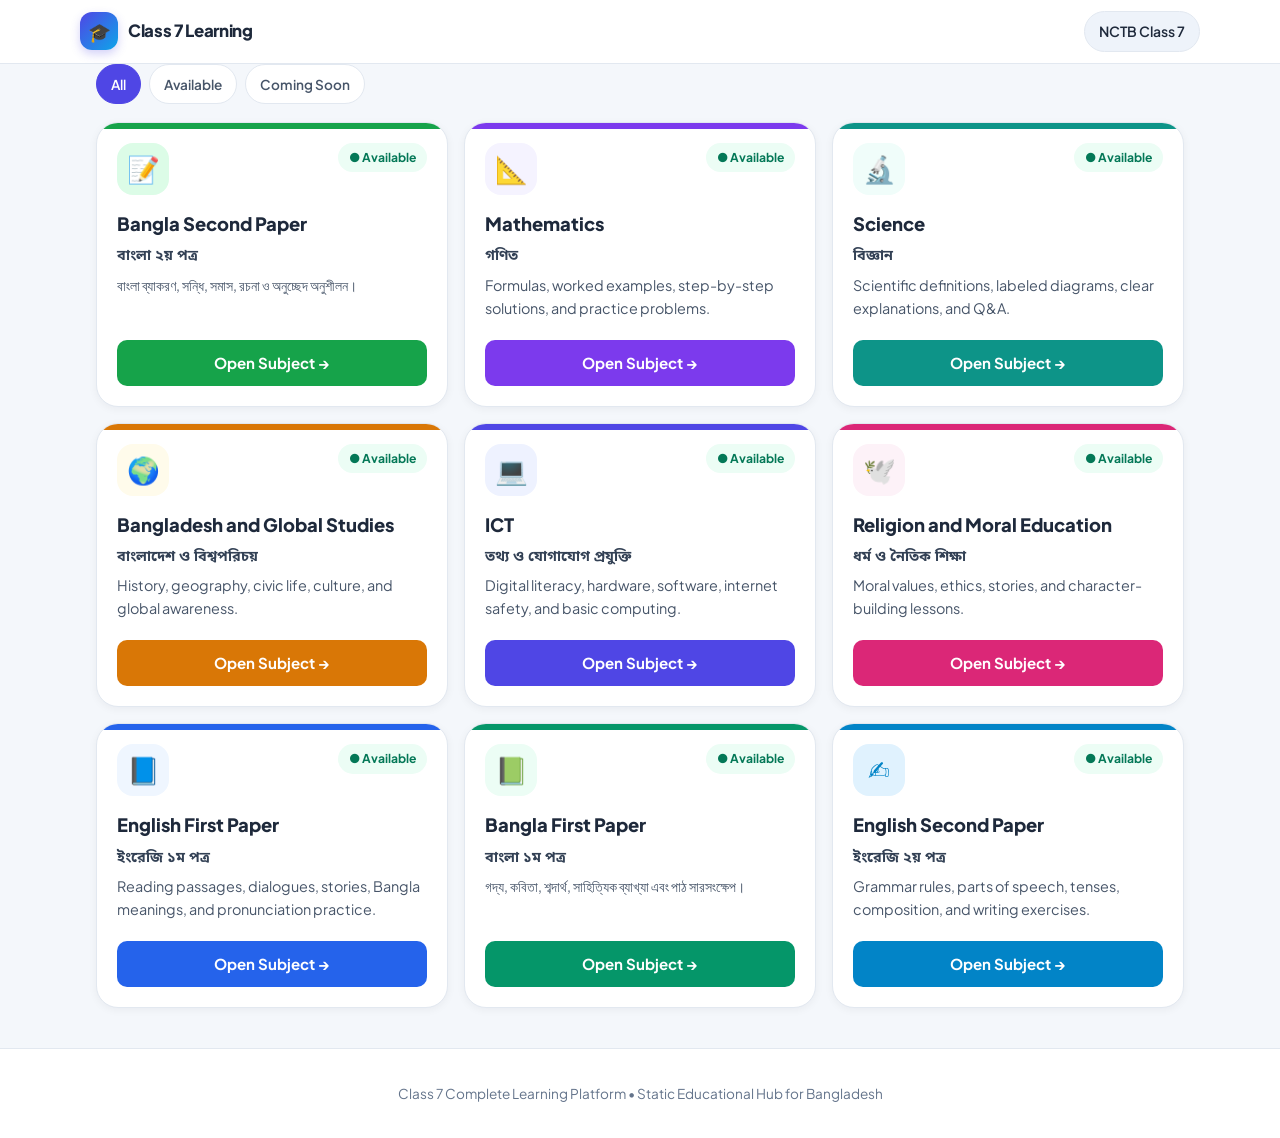
<file: index.html>
<!DOCTYPE html>
<html lang="en">
<head>
  <meta charset="UTF-8" />
  <meta name="viewport" content="width=device-width, initial-scale=1.0" />
  <title>Class 7 Complete Learning Platform | Bangladesh</title>
  <meta name="description" content="Mobile-first interactive learning platform for Class 7 students in Bangladesh." />
  <link rel="preconnect" href="https://fonts.googleapis.com" />
  <link rel="preconnect" href="https://fonts.gstatic.com" crossorigin />
  <link href="https://fonts.googleapis.com/css2?family=Noto+Sans+Bengali:wght@400;600;700&family=Plus+Jakarta+Sans:wght@400;600;700;800&display=swap" rel="stylesheet" />
  <link rel="stylesheet" href="assets/css/style.css" />
</head>
<body>
  <header class="site-header">
    <div class="container header-inner">
      <a href="index.html" class="brand">
        <span class="brand-badge" aria-hidden="true">🎓</span>
        <span>Class 7 Learning</span>
      </a>
      <div class="header-actions">
        <span class="nav-pill" id="header-progress-pill">NCTB Class 7</span>
      </div>
    </div>
  </header>

  <main class="container">
    <div class="section-bar">
      <div class="filter-pills" role="group" aria-label="Filter subjects by availability">
        <button type="button" class="filter-btn active" data-filter="all">All</button>
        <button type="button" class="filter-btn" data-filter="Available">Available</button>
        <button type="button" class="filter-btn" data-filter="Coming Soon">Coming Soon</button>
      </div>
    </div>

    <div class="subjects-grid" id="subjects-grid" aria-live="polite">
      <!-- Subject cards rendered dynamically by assets/js/home.js -->
    </div>
  </main>

  <footer class="site-footer">
    <div class="container">
      <p>Class 7 Complete Learning Platform &bull; Static Educational Hub for Bangladesh</p>
    </div>
  </footer>

  <script src="assets/js/subjects.js"></script>
  <script src="assets/js/home.js"></script>
</body>
</html>
</file>
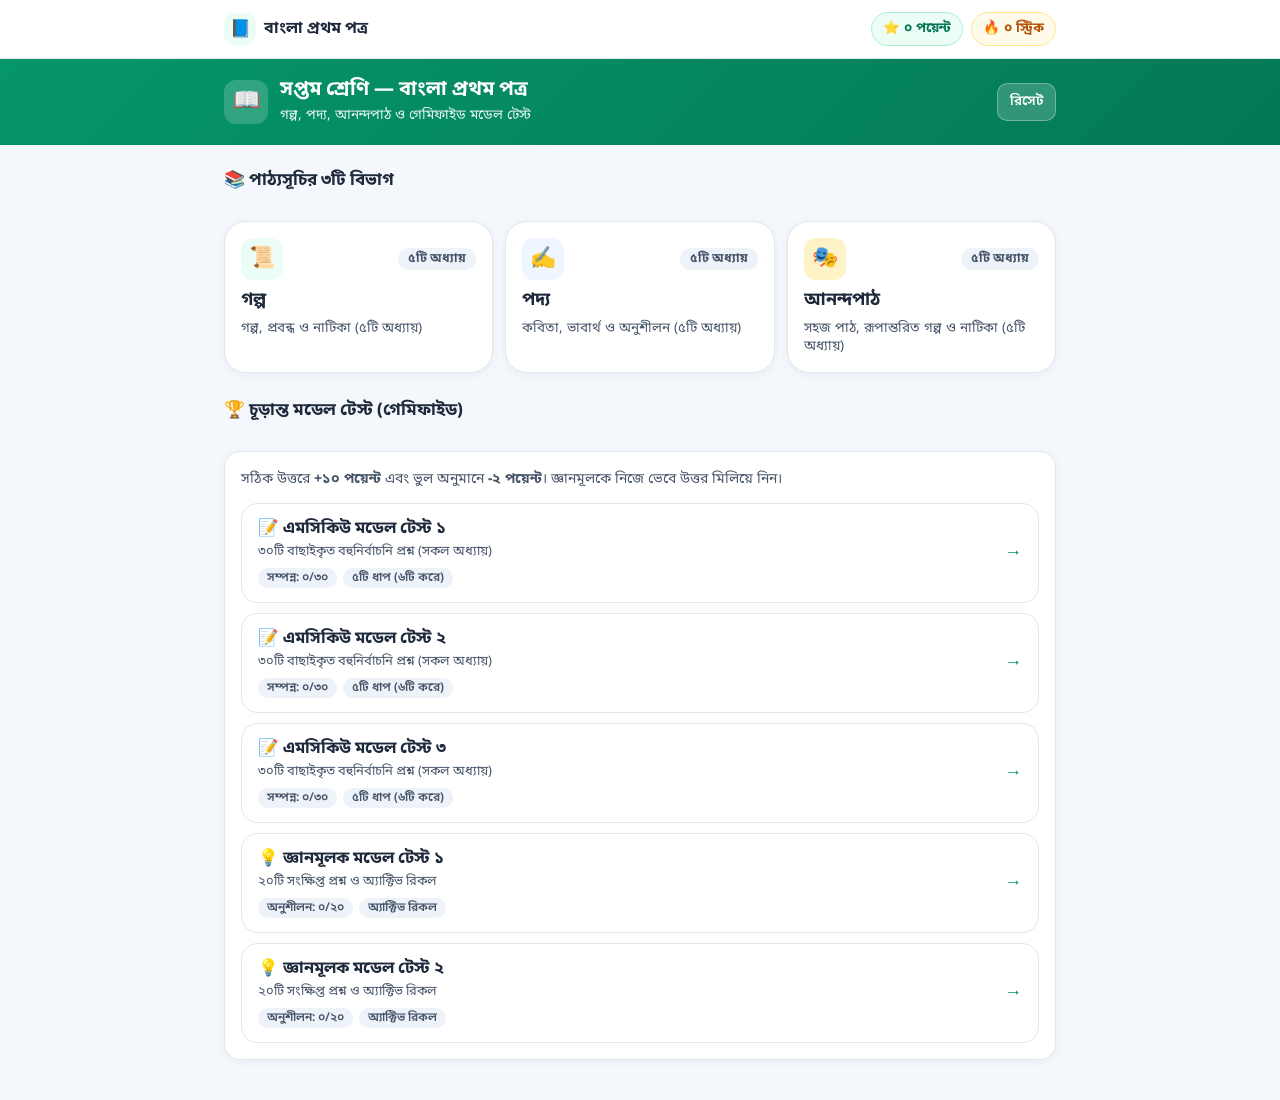
<file: subjects/bangla-1st/index.html>
<!DOCTYPE html>
<html lang="bn">
<head>
  <meta charset="UTF-8" />
  <meta name="viewport" content="width=device-width, initial-scale=1.0" />
  <title>বাংলা প্রথম পত্র — সপ্তম শ্রেণি</title>
  <link rel="preconnect" href="https://fonts.googleapis.com" />
  <link rel="preconnect" href="https://fonts.gstatic.com" crossorigin />
  <link href="https://fonts.googleapis.com/css2?family=Noto+Sans+Bengali:wght@400;600;700&family=Plus+Jakarta+Sans:wght@400;600;700;800&display=swap" rel="stylesheet" />
  <style>
    :root {
      --bg-page: #f4f7fb;
      --bg-surface: #ffffff;
      --bg-subtle: #eef3fa;
      --text-primary: #1e293b;
      --text-secondary: #475569;
      --text-muted: #64748b;
      --border-color: #e2e8f0;
      --primary: #4f46e5;
      --subject-accent: #059669;
      --subject-accent-dark: #047857;
      --subject-accent-light: #ecfdf5;
      --success: #10b981;
      --success-light: #ecfdf5;
      --warning: #f59e0b;
      --warning-light: #fffbeb;
      --danger: #ef4444;
      --danger-light: #fef2f2;
      --font-sans: "Plus Jakarta Sans", "Noto Sans Bengali", system-ui, sans-serif;
      --font-bangla: "Noto Sans Bengali", "Hind Siliguri", "SolaimanLipi", "Kalpurush", sans-serif;
      --radius-sm: 10px;
      --radius-md: 16px;
      --radius-lg: 22px;
      --radius-full: 9999px;
      --shadow-sm: 0 2px 8px rgba(15, 23, 42, 0.05);
      --shadow-md: 0 8px 24px rgba(15, 23, 42, 0.08);
    }

    *, *::before, *::after { box-sizing: border-box; }
    html, body {
      margin: 0;
      padding: 0;
      background: var(--bg-page);
      color: var(--text-primary);
      font-family: var(--font-bangla);
      font-size: 15.5px;
      line-height: 1.65;
      -webkit-font-smoothing: antialiased;
      overflow-x: hidden;
    }

    .container {
      width: 100%;
      max-width: 860px;
      margin: 0 auto;
      padding: 0 14px;
    }

    /* Sticky Header */
    .site-header {
      position: sticky;
      top: 0;
      z-index: 50;
      background: rgba(255, 255, 255, 0.94);
      backdrop-filter: blur(10px);
      border-bottom: 1px solid var(--border-color);
    }
    .header-inner {
      display: flex;
      align-items: center;
      justify-content: space-between;
      gap: 10px;
      min-height: 58px;
      padding-top: 6px;
      padding-bottom: 6px;
    }
    .brand {
      display: inline-flex;
      align-items: center;
      gap: 8px;
      font-weight: 700;
      font-size: 16px;
      color: var(--text-primary);
      text-decoration: none;
      cursor: pointer;
      background: none;
      border: none;
      padding: 0;
      font-family: inherit;
    }
    .brand-badge {
      width: 32px;
      height: 32px;
      border-radius: 10px;
      background: var(--subject-accent-light);
      color: var(--subject-accent);
      display: inline-flex;
      align-items: center;
      justify-content: center;
      font-size: 17px;
      flex-shrink: 0;
    }
    .header-stats {
      display: flex;
      align-items: center;
      gap: 8px;
      flex-wrap: wrap;
    }
    .stat-pill {
      display: inline-flex;
      align-items: center;
      gap: 5px;
      padding: 5px 11px;
      border-radius: var(--radius-full);
      font-size: 13.5px;
      font-weight: 700;
      background: var(--bg-subtle);
      color: var(--text-primary);
      border: 1px solid var(--border-color);
      white-space: nowrap;
    }
    .stat-pill.xp {
      background: var(--subject-accent-light);
      color: var(--subject-accent-dark);
      border-color: #a7f3d0;
    }
    .stat-pill.streak {
      background: var(--warning-light);
      color: #b45309;
      border-color: #fde68a;
    }

    /* Subject Banner */
    .subject-banner {
      background: linear-gradient(135deg, #059669 0%, #047857 100%);
      color: #ffffff;
      padding: 18px 0;
      margin-bottom: 18px;
    }
    .subject-title-row {
      display: flex;
      align-items: center;
      justify-content: space-between;
      gap: 12px;
      flex-wrap: wrap;
    }
    .subject-title-left {
      display: flex;
      align-items: center;
      gap: 12px;
    }
    .subject-title-icon {
      width: 44px;
      height: 44px;
      border-radius: 12px;
      background: rgba(255, 255, 255, 0.18);
      display: flex;
      align-items: center;
      justify-content: center;
      font-size: 22px;
      flex-shrink: 0;
    }
    .subject-banner h1 {
      margin: 0;
      font-size: 20px;
      font-weight: 700;
      line-height: 1.3;
    }
    .subject-banner p {
      margin: 2px 0 0;
      font-size: 13.5px;
      opacity: 0.92;
    }

    /* Buttons */
    .btn {
      display: inline-flex;
      align-items: center;
      justify-content: center;
      gap: 6px;
      min-height: 44px;
      padding: 9px 15px;
      border-radius: var(--radius-sm);
      font-family: inherit;
      font-size: 14.5px;
      font-weight: 600;
      cursor: pointer;
      border: 1px solid transparent;
      transition: transform 0.12s ease, background-color 0.15s ease, box-shadow 0.15s ease;
      text-decoration: none;
    }
    .btn:active { transform: scale(0.98); }
    .btn-sm { min-height: 38px; padding: 6px 12px; font-size: 13.5px; }
    .btn-primary {
      background: var(--subject-accent);
      color: #ffffff;
    }
    .btn-primary:hover { background: var(--subject-accent-dark); }
    .btn-secondary {
      background: var(--bg-subtle);
      color: var(--text-primary);
      border-color: var(--border-color);
    }
    .btn-secondary:hover { background: #e2e8f0; }
    .btn-danger {
      background: var(--danger);
      color: #ffffff;
    }
    .btn-success {
      background: var(--success);
      color: #ffffff;
    }
    .btn-outline-warn {
      background: var(--warning-light);
      color: #92400e;
      border-color: #fcd34d;
    }
    .btn-disabled, .btn:disabled {
      opacity: 0.5;
      cursor: not-allowed;
      transform: none;
    }

    /* Cards & Grids */
    .main-stack {
      display: flex;
      flex-direction: column;
      gap: 16px;
      padding-bottom: 40px;
    }
    .content-card {
      background: var(--bg-surface);
      border: 1px solid var(--border-color);
      border-radius: var(--radius-md);
      padding: 16px;
      box-shadow: var(--shadow-sm);
    }
    .section-heading {
      margin: 4px 0 10px;
      font-size: 17px;
      font-weight: 700;
      color: var(--text-primary);
      display: flex;
      align-items: center;
      gap: 8px;
    }

    .category-grid {
      display: grid;
      grid-template-columns: repeat(3, 1fr);
      gap: 12px;
    }
    @media (max-width: 600px) {
      .category-grid { grid-template-columns: 1fr; }
    }
    .category-card {
      background: var(--bg-surface);
      border: 1.5px solid var(--border-color);
      border-radius: var(--radius-lg);
      padding: 16px;
      box-shadow: var(--shadow-sm);
      cursor: pointer;
      text-align: left;
      font-family: inherit;
      display: flex;
      flex-direction: column;
      gap: 8px;
      transition: border-color 0.15s ease, transform 0.15s ease, box-shadow 0.15s ease;
    }
    .category-card:hover {
      border-color: var(--subject-accent);
      transform: translateY(-2px);
      box-shadow: var(--shadow-md);
    }
    .cat-top {
      display: flex;
      align-items: center;
      justify-content: space-between;
      width: 100%;
    }
    .cat-icon {
      width: 42px;
      height: 42px;
      border-radius: 12px;
      display: flex;
      align-items: center;
      justify-content: center;
      font-size: 21px;
    }
    .cat-badge {
      font-size: 12.5px;
      font-weight: 700;
      padding: 3px 10px;
      border-radius: var(--radius-full);
      background: var(--bg-subtle);
      color: var(--text-secondary);
    }
    .cat-title {
      font-size: 18px;
      font-weight: 700;
      color: var(--text-primary);
      margin: 0;
    }
    .cat-desc {
      font-size: 13.5px;
      color: var(--text-secondary);
      margin: 0;
    }

    /* Chapter List */
    .chapter-list {
      display: flex;
      flex-direction: column;
      gap: 10px;
    }
    .chapter-item {
      background: var(--bg-surface);
      border: 1.5px solid var(--border-color);
      border-radius: var(--radius-md);
      padding: 14px 16px;
      display: flex;
      align-items: center;
      justify-content: space-between;
      gap: 12px;
      cursor: pointer;
      text-align: left;
      width: 100%;
      font-family: inherit;
      transition: border-color 0.15s ease, box-shadow 0.15s ease;
    }
    .chapter-item:hover {
      border-color: var(--subject-accent);
      box-shadow: var(--shadow-sm);
    }
    .chapter-item h3 {
      margin: 0 0 3px;
      font-size: 16.5px;
      font-weight: 700;
      color: var(--text-primary);
    }
    .chapter-meta {
      font-size: 13px;
      color: var(--text-secondary);
      margin: 0;
    }
    .chapter-pills {
      display: flex;
      flex-wrap: wrap;
      gap: 6px;
      margin-top: 8px;
    }
    .mini-pill {
      font-size: 12px;
      font-weight: 600;
      padding: 2px 9px;
      border-radius: var(--radius-full);
      background: var(--bg-subtle);
      color: var(--text-secondary);
    }
    .mini-pill.done {
      background: var(--success-light);
      color: #047857;
    }

    /* Tabs inside Chapter */
    .tab-bar {
      display: grid;
      grid-template-columns: repeat(3, 1fr);
      gap: 8px;
      background: var(--bg-surface);
      padding: 6px;
      border-radius: var(--radius-md);
      border: 1px solid var(--border-color);
    }
    .tab-btn {
      min-height: 42px;
      border: none;
      border-radius: var(--radius-sm);
      background: transparent;
      color: var(--text-secondary);
      font-family: inherit;
      font-size: 14px;
      font-weight: 700;
      cursor: pointer;
      padding: 6px 8px;
      transition: background 0.15s ease, color 0.15s ease;
    }
    .tab-btn.active {
      background: var(--subject-accent);
      color: #ffffff;
    }

    /* Summary Cards + Audio */
    .audio-toolbar {
      display: flex;
      align-items: center;
      justify-content: space-between;
      flex-wrap: wrap;
      gap: 10px;
      background: var(--bg-surface);
      border: 1px solid var(--border-color);
      border-radius: var(--radius-md);
      padding: 12px 14px;
    }
    .speed-group {
      display: inline-flex;
      align-items: center;
      gap: 4px;
      background: var(--bg-subtle);
      padding: 3px;
      border-radius: var(--radius-sm);
    }
    .speed-btn {
      border: none;
      background: transparent;
      padding: 5px 9px;
      border-radius: 7px;
      font-family: inherit;
      font-size: 13px;
      font-weight: 700;
      color: var(--text-secondary);
      cursor: pointer;
    }
    .speed-btn.active {
      background: #ffffff;
      color: var(--subject-accent);
      box-shadow: 0 1px 3px rgba(0,0,0,0.08);
    }

    .summary-section-card {
      background: var(--bg-surface);
      border: 1.5px solid var(--border-color);
      border-left: 4px solid var(--subject-accent);
      border-radius: var(--radius-md);
      padding: 15px 16px;
      transition: background-color 0.2s ease, border-color 0.2s ease;
    }
    .summary-section-card.is-speaking {
      background: var(--subject-accent-light);
      border-color: var(--subject-accent);
    }
    .summary-sec-head {
      display: flex;
      align-items: flex-start;
      justify-content: space-between;
      gap: 10px;
      margin-bottom: 10px;
    }
    .summary-sec-title {
      margin: 0;
      font-size: 16.5px;
      font-weight: 700;
      color: var(--text-primary);
    }
    .summary-sec-body {
      margin: 0;
      font-size: 15px;
      color: var(--text-primary);
      white-space: pre-line;
      line-height: 1.75;
    }

    /* Stepper / Progress */
    .step-bar {
      display: flex;
      align-items: center;
      justify-content: space-between;
      gap: 10px;
      flex-wrap: wrap;
      margin-bottom: 12px;
    }
    .step-dots {
      display: flex;
      gap: 6px;
      flex-wrap: wrap;
    }
    .step-dot {
      padding: 5px 11px;
      border-radius: var(--radius-full);
      border: 1px solid var(--border-color);
      background: var(--bg-surface);
      font-family: inherit;
      font-size: 13px;
      font-weight: 700;
      color: var(--text-secondary);
      cursor: pointer;
    }
    .step-dot.active {
      background: var(--subject-accent);
      color: #ffffff;
      border-color: var(--subject-accent);
    }
    .step-dot.completed {
      background: var(--success-light);
      color: #047857;
      border-color: #a7f3d0;
    }

    .progress-track {
      width: 100%;
      height: 8px;
      background: var(--bg-subtle);
      border-radius: var(--radius-full);
      overflow: hidden;
      margin: 8px 0 14px;
    }
    .progress-fill {
      height: 100%;
      background: var(--subject-accent);
      border-radius: var(--radius-full);
      transition: width 0.25s ease;
    }

    /* MCQ Card */
    .mcq-card {
      background: var(--bg-surface);
      border: 1px solid var(--border-color);
      border-radius: var(--radius-md);
      padding: 15px;
      margin-bottom: 12px;
    }
    .mcq-q {
      font-size: 15.5px;
      font-weight: 600;
      margin: 0 0 12px;
      white-space: pre-line;
      color: var(--text-primary);
    }
    .mcq-source-tag {
      display: inline-block;
      font-size: 11.5px;
      font-weight: 600;
      padding: 2px 8px;
      border-radius: var(--radius-full);
      background: var(--bg-subtle);
      color: var(--text-muted);
      margin-bottom: 8px;
    }
    .practice-options {
      display: flex;
      flex-direction: column;
      gap: 8px;
    }
    .option-btn {
      width: 100%;
      min-height: 44px;
      text-align: left;
      padding: 10px 14px;
      border-radius: var(--radius-sm);
      border: 1.5px solid var(--border-color);
      background: #ffffff;
      color: var(--text-primary);
      font-family: inherit;
      font-size: 14.5px;
      font-weight: 500;
      cursor: pointer;
      display: flex;
      align-items: flex-start;
      gap: 10px;
      transition: border-color 0.12s ease, background-color 0.12s ease;
    }
    .option-btn:hover:not(:disabled) {
      border-color: var(--subject-accent);
      background: #f8fafc;
    }
    .option-btn.is-correct {
      background: var(--success-light);
      border-color: var(--success);
      color: #065f46;
      font-weight: 700;
    }
    .option-btn.is-wrong {
      background: var(--danger-light);
      border-color: var(--danger);
      color: #991b1b;
    }
    .practice-feedback {
      margin-top: 10px;
      font-size: 13.5px;
      font-weight: 600;
      padding: 8px 12px;
      border-radius: var(--radius-sm);
    }
    .practice-feedback.ok { background: var(--success-light); color: #065f46; }
    .practice-feedback.err { background: var(--danger-light); color: #991b1b; }

    /* Gyanmulok Active Recall Card */
    .qa-item {
      background: var(--bg-surface);
      border: 1px solid var(--border-color);
      border-radius: var(--radius-md);
      padding: 15px;
      margin-bottom: 12px;
    }
    .qa-question {
      font-size: 15.5px;
      font-weight: 600;
      margin: 0 0 10px;
      color: var(--text-primary);
    }
    .qa-answer {
      display: none;
      margin-top: 10px;
      padding: 11px 13px;
      border-radius: var(--radius-sm);
      background: var(--subject-accent-light);
      border-left: 3px solid var(--subject-accent);
      font-size: 15px;
      color: #064e3b;
    }
    .qa-answer.is-open { display: block; }
    .qa-actions {
      display: flex;
      flex-wrap: wrap;
      gap: 8px;
      margin-top: 10px;
    }

    /* Notice / Toast */
    .notice-box {
      background: var(--warning-light);
      border: 1px solid #fde68a;
      color: #92400e;
      padding: 10px 14px;
      border-radius: var(--radius-sm);
      font-size: 13.5px;
      margin-bottom: 10px;
    }
    .missing-card {
      background: #f8fafc;
      border: 1px dashed #cbd5e1;
      border-radius: var(--radius-md);
      padding: 14px 16px;
      color: var(--text-secondary);
      font-size: 14px;
    }
    .lesson-nav {
      display: grid;
      grid-template-columns: 1fr 1fr;
      gap: 10px;
      margin-top: 12px;
    }
    .toast-float {
      position: fixed;
      bottom: 18px;
      left: 50%;
      transform: translateX(-50%);
      background: #1e293b;
      color: #ffffff;
      padding: 9px 16px;
      border-radius: var(--radius-full);
      font-size: 13.5px;
      font-weight: 600;
      box-shadow: var(--shadow-md);
      z-index: 100;
      opacity: 0;
      pointer-events: none;
      transition: opacity 0.2s ease;
    }
    .toast-float.show { opacity: 1; }
  </style>
</head>
<body>
  <header class="site-header">
    <div class="container header-inner">
      <button type="button" class="brand" id="btnHomeBrand">
        <span class="brand-badge" aria-hidden="true">📘</span>
        <span>বাংলা প্রথম পত্র</span>
      </button>
      <div class="header-stats">
        <span class="stat-pill xp" id="hdrPoints">⭐ ০ পয়েন্ট</span>
        <span class="stat-pill streak" id="hdrStreak">🔥 ০ স্ট্রিক</span>
        <button type="button" class="btn btn-secondary btn-sm" id="btnHeaderHome" style="display:none;">← হোম</button>
      </div>
    </div>
  </header>

  <section class="subject-banner">
    <div class="container">
      <div class="subject-title-row">
        <div class="subject-title-left">
          <div class="subject-title-icon" aria-hidden="true">📖</div>
          <div>
            <h1 id="bannerTitle">সপ্তম শ্রেণি — বাংলা প্রথম পত্র</h1>
            <p id="bannerSub">গল্প, পদ্য, আনন্দপাঠ ও গেমিফাইড মডেল টেস্ট</p>
          </div>
        </div>
        <button type="button" class="btn btn-sm" id="btnResetProgress" style="background:rgba(255,255,255,0.18);color:#fff;border-color:rgba(255,255,255,0.3);">রিসেট</button>
      </div>
    </div>
  </section>

  <main class="container main-stack" id="appRoot"></main>

  <div class="toast-float" id="toastEl"></div>

  <script>
    const APP_DATA = {"chapters": [{"id": "pakhi", "category": "goddo", "title": "পাখি", "author": "লীলা মজুমদার", "sections": [{"title": "সেকশন ১: লেখক পরিচিতি ও পটভূমি", "body": "‘পাখি’ গল্পটি লিখেছেন প্রখ্যাত শিশুসাহিত্যিক লীলা মজুমদার। তিনি ১৯০৮ খ্রিষ্টাব্দে কলকাতার বিখ্যাত রায় পরিবারে জন্মগ্রহণ করেন (আদি পৈতৃক নিবাস বৃহত্তর ময়মনসিংহ) এবং ২০০৭ সালে মৃত্যুবরণ করেন। গল্পটি তাঁর ‘চিরকালের সেরা’ গল্প-সংকলন থেকে নেওয়া হয়েছে। এই গল্পের মূল উদ্দেশ্য হলো প্রাণীদের প্রতি শিক্ষার্থীদের মনে মমত্ববোধ ও সমবেদনা জাগিয়ে তোলা।"}, {"title": "সেকশন ২: কুমুর অসুস্থতা ও সোনাঝুরিতে আগমন", "body": "গল্পের প্রধান চরিত্র কিশোরী কুমু। কঠিন অসুখ থেকে সেরে উঠলেও তার ডান পা-টা দুর্বল হয়ে গেছে—মাটি থেকে মাত্র এক বিঘত (আধা হাত পরিমাণ) ওঠে, তার বেশি ওঠে না। আগে সে তিন মাস শুয়ে কাটিয়েছে এবং পরের তিন মাস পায়ে লোহার ফ্রেম বেঁধে হাঁটতে শিখেছে। শরীর চাঙ্গা করার জন্য মাসিদের পরামর্শে তাকে টানা তিন মাসের জন্য সোনাঝুরিতে দিদিমার (দিম্মা) বাড়িতে পাঠানো হয়। কুমু পড়াশোনায় খুব ভালো ছিল। তার ভয়—সহপাঠী হাসি ও রত্না ওপরের ক্লাসে উঠে যাবে, আর সে নিচের ক্লাসে পড়ে থাকবে। তবে বাবা তাকে আশ্বস্ত করেন যে, ওখানে লাটু নামে এক মজার ছেলে আছে, আর লাটুর বাড়ির মাস্টার কুমুকেও পড়াবেন।"}, {"title": "সেকশন ৩: অতিথি পাখির আগমন ও আহত বুনো হাঁস", "body": "সোনাঝুরিতে দিদিমার দোতলা বাড়ির বড় ঘরের জানালার সামনেই রয়েছে মস্ত এক বিল। একদিন সন্ধ্যার একটু আগে বৃষ্টি থেমে গেলে ঝাঁকে ঝাঁকে সাদা-ফিকে ছাই রঙের বুনো হাঁস ঝুপঝাপ শব্দ করে বিলের জলে নামে। লাটু এক ছড়া সাদা ফুল হাতে ঘরে এসে কুমুর খাটের ওপর রাখে এবং এয়ারগান না থাকায় আফসোস করে। কুমু জানায়, এমন সুন্দর পাখি মারতে তার ইচ্ছে করে না। দিদিমা জানান, শীত পড়লেই এই অতিথি পাখিরা উত্তরের ঠান্ডা দেশ থেকে উড়ে আসে, বাঁধের কাছে দু-তিন দিন বিশ্রাম নেয়, তারপর আবার দক্ষিণ দিকে (সমুদ্রের ওপর দিয়ে ভারত মহাসাগরে অবস্থিত আন্দামান দ্বীপ পর্যন্ত) উড়ে যায়। রাতেই দূরে দুম দুম করে বন্দুকের গুলির শব্দ শোনা যায়।"}, {"title": "সেকশন ৪: পাখি উদ্ধার ও চিকিৎসা", "body": "পরদিন সকালে কুমু জানালা দিয়ে দেখে, লেবু গাছের পাতার আড়ালে ডাল ঘেঁষে বসে আছে ছোট্ট একটি ছাই রঙের বুনো হাঁস। তার বুক প্রায় সাদা, চোখ কালো মখমলের মতো, আর শিকারির বন্দুকের গুলি লাগায় একদিকের ডানা ঝুলে আছে ও রক্ত ঝরছে। ভয়ে পাখিটির সমস্ত শরীর থরথর করে কাঁপছে। কুমু মমতাভরে বলে, “তোমার কোনো ভয় নেই, কোনো ভয় নেই।” দিদিমা দেখলে কাজের লোক মঙ্গলকে দিয়ে পাখিটি ফেলে দিতে বলবেন—এই ভয়ে তারা দিদিমাকে কিছু জানায় না।\nকুমু চেয়েছিল চুন-হলুদ দিয়ে ডানা বেঁধে পাখিটিকে নিজের বিছানায় লেপের নিচে গরম জায়গায় রাখতে। কিন্তু খাবার সমস্যার কথা ভেবে লাটু বুদ্ধি করে একটি ঝুড়ি দিয়ে লেবু গাছের ডালে পাখিটির জন্য বাসা বেঁধে দেয়, যাতে সে নিজেই পোকামাকড় ধরে খেতে পারে। ধরার সময় ভয়ে পাখিটি ডানা ঝাপটায় এবং ঠুকরে ঠুকরে লাটুর হাত থেকে রক্ত বের করে দেয়। লাটু তাকে খপ করে ধরে ঝুড়িতে বসায় এবং ডানায় নিজের পা কাটার সময়কার হলদে মলম লাগিয়ে দেয়।"}, {"title": "সেকশন ৫: বিপদ থেকে রক্ষা ও সুস্থ হওয়ার লড়াই", "body": "ঝুড়িতে বসে পাখিটি কালো ঠোঁট দিয়ে বুকের পালক পরিষ্কার করে এবং গাছের ডাল থেকে পোকামাকড় খুঁটে খায়। কুমু বালিশের তলার বিস্কুটের বাক্স থেকে বিস্কুট ছুড়ে দিলেও পাখিটি তা খায় না। একদিন একটি হলদে বিড়াল লেবু গাছের ডালে উঠে পাখিটিকে আক্রমণ করতে গেলে, তেজস্বী পাখিটি ডানা ঝাপটে বিড়ালটিকে ভাগিয়ে দেয়। দূর থেকে দুটো কাক এই লড়াইয়ের মজা দেখে।\nদু-দিন পর বিলের পাখির ঝাঁক দক্ষিণ দিকে উড়ে গেলে, ঝুড়ির পাখিটিও ওড়ার চেষ্টা করতে গিয়ে নিচে পড়ে ডালের ফাঁকে আটকে যায়। স্কুল থেকে ফিরে লাটু আবার তাকে ঝুড়িতে তুলে দেয় ও ওষুধ লাগায়। পাখিটির এই বাঁচার ও সুস্থ হওয়ার লড়াই দেখে কুমুও অনুপ্রাণিত হয়। সে ভাবত, পা ভালো থাকলে সে মার কাছে থাকত, রোজ স্কুলে যেত, সন্ধ্যাবেলায় সাঁতার শিখত। পাখির মতো ধৈর্য ধরে সে-ও ঘরময় হেঁটে বেড়াতে শুরু করে, নিজের বিছানা গোছায়, অঙ্ক কষে এবং মা-বাবাকে চিঠি লেখে যে সে পরীক্ষা দেবে।"}, {"title": "সেকশন ৬: মুক্তি ও গল্পের মূল শিক্ষা", "body": "প্রায় এক মাস পর একদিন খুব বৃষ্টি হয়। বৃষ্টি থেমে রোদ উঠলে পাখিটি ডানা মেলে পালক শুকায়—কুমু অবাক হয়ে দেখে পাখিটির ডানা পুরোপুরি সেরে গেছে! তার দু-দিন পর দুপুরে আকাশ দিয়ে বুনো হাঁসের একটি বড় ঝাঁক তীরের মতো নকশা করে উড়ে গেলে পাখিটি উড়ে মগডালে বসে। সারারাত বুনো হাঁসেরা বিলে বিশ্রাম নেওয়ার পর, পরদিন সকালে দল বেঁধে আকাশে উড়লে কুমুর পাখিটিও তাদের সঙ্গ নেয়।\nসে বিকেলে কুমু নিজে হেঁটে নিচে নেমে দিদিমাকে জানায়, বুনো হাঁসটার মতো তারও ডান পা-টা একটু ছোট হলেও সে বেশ ভালো চলতে পারে। লাটু ও কুমু মিলে দিদিমাকে পাখির পুরো গল্পটি বললে দিদিমা খুশি হয়ে কুমুর মাথায় হাত বুলিয়ে বলেন, “ওমা, বলিসনি কেন, আমিও যে পাখি ভালোবাসি।”\nমূলভাব (সৃজনশীল প্রশ্নের জন্য): অসুস্থ কুমু ও আহত বুনো হাঁসটির সুস্থ হয়ে ওঠার সমান্তরাল লড়াই গল্পটির মূল উপজীব্য। প্রাণীর প্রতি কিশোর-কিশোরীর নিঃস্বার্থ ভালোবাসা, সেবা ও মমত্ববোধ কীভাবে একটি বিপন্ন প্রাণকে বাঁচিয়ে তুলতে পারে এবং সেই প্রাণীর জীবনসংগ্রাম কীভাবে একজন অসুস্থ মানুষকেও আত্মবিশ্বাসী করে তুলতে পারে—তা-ই এই গল্পে ফুটে উঠেছে।"}], "gyan": [{"q": "কুমু কোথায় থাকে?", "a": "কুমু সোনাঝুরিতে, তার দিদিমার (দিম্মার) বাড়িতে থাকে।"}, {"q": "কুমু কীভাবে হাঁটতে শিখল?", "a": "কুমু পায়ে লোহার ফ্রেম বেঁধে হাঁটতে শিখেছিল।"}, {"q": "কুমুর পড়ার কী অবস্থা ছিল?", "a": "কুমু পড়ায় খুব ভালো ছিল, কিন্তু অসুস্থতার কারণে পড়াশোনায় বিরতি পড়েছিল।"}, {"q": "কুমু কেন দিম্মার বাড়িতে গিয়েছিল?", "a": "কুমু শারীরিকভাবে দুর্বল ছিল, তাই পুরোপুরি সেরে ওঠার জন্য তাকে দিম্মার বাড়িতে পাঠানো হয়েছিল।"}, {"q": "দিম্মার বাড়ির জানালা দিয়ে কুমু কী দেখেছিল?", "a": "কুমু জানালা দিয়ে বিলের জল এবং ঝাঁকে ঝাঁকে বুনো হাঁসদের নামতে দেখেছিল।"}, {"q": "কুমু কীভাবে বুনো হাঁসের দিকে তাকিয়ে ছিল?", "a": "কুমু আহত বুনো হাঁসটির দিকে একদৃষ্টে চেয়ে ছিল।"}, {"q": "লাটু কেন বুনো হাঁসকে শিকার করতে চেয়েছিল?", "a": "লাটুর এয়ারগান না থাকায় সে হাঁসগুলো মারতে পারছিল না বলে মনোঃকষ্ট প্রকাশ করেছিল।"}, {"q": "কুমু কীভাবে বুনো হাঁসের শিকার না করতে বলেছিল?", "a": "কুমু বলেছিল, “বন্দুক নেই ভালোই হয়েছে। অমন সুন্দর পাখিও মারতে ইচ্ছে করে!”"}, {"q": "কুমু বুনো হাঁসের জন্য কী করতে চেয়েছিল?", "a": "কুমু বুনো হাঁসের ডানা সেরে ওঠার জন্য চুন-হলুদ দিয়ে ডানা বেঁধে গরম জায়গায় রাখতে চেয়েছিল।"}, {"q": "লাটু বুনো হাঁসকে কীভাবে ঝুড়িতে ভরেছিল?", "a": "লাটু পাখিটিকে খপ করে ধরে দড়ি দিয়ে বাঁধা ঝুড়িতে বসিয়েছিল এবং তার ডানায় হলদে মলম লাগিয়ে দিয়েছিল।"}, {"q": "কুমু কি লাটুকে পাখি বাঁচানোর জন্য সাহায্য করেছিল?", "a": "হ্যাঁ, কুমু লাটুকে পাখি বাঁচানোর জন্য পরামর্শ ও সাহস দিয়ে সাহায্য করেছিল।"}, {"q": "কুমুর ডান পা-টা মাটি থেকে কত বিঘত উপরে ওঠে?", "a": "কুমুর ডান পা-টা মাটি থেকে এক বিঘত উপরে ওঠে।"}, {"q": "কুমুকে সোনাঝুরিতে কয় মাস রাখার কথা মাসিরা বলেছিল?", "a": "কুমুকে সোনাঝুরিতে টানা তিন মাস রাখার কথা মাসিরা বলেছিল।"}, {"q": "কুমু বুনো হাঁসের জন্য কী খাবার দিতে চেয়েছিল?", "a": "কুমু বালিশের তলার বাক্স থেকে বিস্কুট ছুড়ে দিয়েছিল, কিন্তু পাখিটি তা খায়নি।"}, {"q": "কুমু বুনো হাঁসকে কোথায় রাখার পরামর্শ দিয়েছিল?", "a": "কুমু বুনো হাঁসকে তার বিছানায়, লেপের মধ্যে রাখার পরামর্শ দিয়েছিল।"}, {"q": "লাটু পাখির থাকার জন্য কী ব্যবস্থা করেছিল?", "a": "লাটু ঝুড়ি দিয়ে লেবু গাছের ডালে পাখিটির জন্য একটি বাসা বেঁধে দিয়েছিল।"}, {"q": "কুমু পাখিটির কাছ থেকে কী শিখেছিল?", "a": "কুমু পাখিটির বাঁচার সংগ্রাম দেখে ধৈর্য ধরে সুস্থ হতে ও আত্মবিশ্বাসী হতে শিখেছিল।"}, {"q": "কুমু কোথায় চিঠি পাঠিয়েছিল?", "a": "কুমু তার মা-বাবাকে চিঠি পাঠিয়েছিল।"}, {"q": "কুমুর সহপাঠীদের নাম কী?", "a": "কুমুর সহপাঠীদের নাম হাসি ও রত্না।"}, {"q": "লাটু কুমুর জন্য কী ফুল নিয়ে আসে?", "a": "লাটু কুমুর জন্য এক ছড়া সাদা ফুল নিয়ে আসে।"}, {"q": "শীতকালে অতিথি পাখিরা কোথা থেকে ঝাঁকে ঝাঁকে উড়ে আসে?", "a": "শীতকালে অতিথি পাখিরা উত্তরের ঠান্ডা দেশ থেকে ঝাঁকে ঝাঁকে উড়ে আসে।"}, {"q": "শীতকালে অতিথি পাখিগুলো কোন দিকে উড়ে যায়?", "a": "শীতকালে অতিথি পাখিগুলো দক্ষিণ দিকে উড়ে যায়।"}, {"q": "আন্দামান দ্বীপ কোথায় অবস্থিত?", "a": "আন্দামান দ্বীপ ভারত মহাসাগরে অবস্থিত।"}, {"q": "‘বিঘত’ শব্দের অর্থ কী?", "a": "‘বিঘত’ শব্দের অর্থ আধা হাত পরিমাণ।"}, {"q": "লেবু গাছে পাখিটিকে কে আক্রমণ করে?", "a": "লেবু গাছে পাখিটিকে একটি হলদে বিড়াল আক্রমণ করে।"}, {"q": "কে ঠুকরে ঠুকরে লাটুর হাত থেকে রক্ত বের করে দিল?", "a": "আহত বুনো হাঁসটি ঠুকরে ঠুকরে লাটুর হাত থেকে রক্ত বের করে দিল।"}, {"q": "‘পাখি’ গল্পটিকে কোথা থেকে চয়ন করা হয়েছে?", "a": "‘পাখি’ গল্পটিকে ‘চিরকালের সেরা’ গল্প-সংকলন থেকে চয়ন করা হয়েছে।"}, {"q": "লীলা মজুমদার কত খ্রিষ্টাব্দে জন্মগ্রহণ করেন?", "a": "লীলা মজুমদার ১৯০৮ খ্রিষ্টাব্দে জন্মগ্রহণ করেন।"}], "mcqs": [{"q": "কুমু কিসের ফ্রেম পায়ে বেঁধে হাঁটতে শিখেছিল?", "options": ["লোহার", "কাঠের", "রূপার", "ইস্পাতের"], "ans": 0}, {"q": "কারা উপরের ক্লাসে উঠে যাবে?", "options": ["হাসি ও লাটু", "লাটু ও রত্না", "হাসি ও রত্না", "হাশি ও লাটু"], "ans": 2}, {"q": "বিলের জলে কী মিশে যাচ্ছে?", "options": ["বন্যার পানি", "ঝরনার ঢেউ", "বৃষ্টির জলের ফোঁটা", "বিলের জলের ঢেউ"], "ans": 2}, {"q": "‘পাখি’ গল্পে বৃষ্টি শুরু হয়ে আবার কখন থেমে যায়?", "options": ["বিকেলবেলা", "দুপুরবেলা", "দুপুরের পর", "সন্ধ্যার একটু আগে"], "ans": 3}, {"q": "বুনো হাঁস কীভাবে জলে নেমেছিল?", "options": ["ঝুপঝাপ শব্দ করে", "ছলাৎ ছলাৎ শব্দ করে", "টপাটপ শব্দ করে", "দুম দুম শব্দ করে"], "ans": 0}, {"q": "লাটু সাদা ফুলটা কোথায় রাখে?", "options": ["কুমুর টেবিলের উপর", "কুমুর খাটের উপর", "কুমুর চেয়ারের উপর", "কুমুর বইয়ের উপর"], "ans": 1}, {"q": "ছাই রঙের বুনো হাঁসটি কোথায় ছিল?", "options": ["পেয়ারা গাছের পাতার আড়ালে", "ডালিম গাছের পাতার আড়ালে", "লেবু গাছের পাতার আড়ালে", "জাম গাছের পাতার আড়ালে"], "ans": 2}, {"q": "বুনো হাঁসের বুকের রং কেমন ছিল?", "options": ["সাদা", "সবুজ", "নীল", "খয়েরি"], "ans": 0}, {"q": "কার সমস্ত শরীর থরথর করে কাঁপছে?", "options": ["বুনো হাঁসের", "কুমুর", "লাটুর", "দিদিমার"], "ans": 0}, {"q": "বুনো হাঁসের একদিকের ডানা ঝুলে থাকার কারণ কী?", "options": ["বনের হিংস্র প্রাণী আক্রমণ করেছে বলে", "শিকারির বন্দুকের গুলি লেগেছে বলে", "হলদে বিড়াল হামলা করেছে বলে", "শিকারির ডালের আঘাতে ডানা ভেঙে গেছে বলে"], "ans": 1}, {"q": "‘তোমার কোনো ভয় নেই, কোনো ভয় নেই’—উক্তিটি কার?", "options": ["কুমুর", "লাটুর", "হাসির", "রত্নার"], "ans": 0}, {"q": "কে পাখিটিকে খপ করে ধরে ফেলে?", "options": ["কুমু", "লাটু", "দিদিমা", "হাসি"], "ans": 1}, {"q": "পা ভালো হলে কুমু কখন সাঁতার শিখত?", "options": ["সকালবেলা", "বিকেলবেলা", "সন্ধ্যাবেলা", "দুপুরবেলা"], "ans": 2}, {"q": "পাখিটি ঝুড়িতে বসে কী পরিষ্কার করছে?", "options": ["পিঠের পালক", "পায়ের ময়লা", "ডানার রক্ত", "বুকের পালক"], "ans": 3}, {"q": "কুমুর বালিশের তলায় কী ছিল?", "options": ["চকলেটের প্যাকেট", "বিস্কুটের বাক্স", "বাদামের প্যাকেট", "চানাচুরের প্যাকেট"], "ans": 1}, {"q": "কুমু কিসের নতুন বই পড়তে চেষ্টা করল?", "options": ["উপন্যাসের", "নাটকের", "কবিতার", "গল্পের"], "ans": 3}, {"q": "পাখিটি দেখতে পেলে দিদিমা কাকে ডাকতে পারেন বলে কুমুর ধারণা?", "options": ["কুমুকে", "লাটুকে", "মঙ্গলকে", "রত্নাকে"], "ans": 2}, {"q": "কে দূর থেকে বুনো হাঁস ও বিড়ালের লড়াইয়ের মজা দেখল?", "options": ["কুমু", "লাটু", "দিদিমা", "দুটো কাক"], "ans": 3}, {"q": "দু-দিন পর পাখির ঝাঁক বিল থেকে কোন দিকে উড়ে গেল?", "options": ["দক্ষিণ দিকে", "উত্তর দিকে", "পূর্ব দিকে", "পশ্চিম দিকে"], "ans": 0}, {"q": "হাঁসটি ঝুড়ি থেকে পড়ে কিসে আটকে ছিল?", "options": ["ডালের ফাঁকে", "দড়ির সাথে", "জালের মাঝে", "লতার সাথে"], "ans": 0}, {"q": "কিসের আনন্দে কুমু ঘরময় হেঁটে বেড়ায়?", "options": ["বাড়ি ফেরার আনন্দে", "নিজের সুস্থতার আনন্দে", "পাখিটার সুস্থ হয়ে উঠার আনন্দে", "স্বচ্ছন্দে হাঁটতে পারার আনন্দে"], "ans": 2}, {"q": "সারারাত বুনো হাঁসেরা কী করে?", "options": ["ঘুমিয়ে থাকে", "ডাকাডাকি করে", "উড়ে বেড়ায়", "বিশ্রাম করে"], "ans": 3}, {"q": "লাটু ও কুমু দিদিমাকে কিসের গল্প বলেছিল?", "options": ["মমতার গল্প", "পাখির গল্প", "সাহসের গল্প", "বইয়ের গল্প"], "ans": 1}, {"q": "‘আমিও যে পাখি ভালোবাসি’ উক্তিটি কার?", "options": ["মাসিমার", "দিদিমার", "কুমুর মায়ের", "মঙ্গলের"], "ans": 1}, {"q": "সোনাঝুরিতে দিদিমার বাড়িতে—\ni. দোতলায় বড় ঘর রয়েছে\nii. ঘরের জানালার সম্মুখে বিল রয়েছে\niii. পাখির বড় খাঁচা রয়েছে\nনিচের কোনটি সঠিক?", "options": ["i ও ii", "i ও iii", "ii ও iii", "i, ii ও iii"], "ans": 0}, {"q": "লাটু পাখির জন্য লেবু গাছের ডালে বাসা বেঁধে দেয়, যাতে—\ni. পাখি নিজেই পোকামাকড় ধরে খেতে পারে\nii. পাখি ভাঙা ডানা নিয়ে পড়ে না যায়\niii. পাখি মন মতো উড়াল দিতে পারে\nনিচের কোনটি সঠিক?", "options": ["i ও ii", "i ও iii", "ii ও iii", "i, ii ও iii"], "ans": 0}, {"q": "কুমুর পা ভালো থাকলে—\ni. মার কাছে থাকত\nii. রোজ ইস্কুলে যেত\niii. সন্ধ্যাবেলায় সাঁতার শিখত\nনিচের কোনটি সঠিক?", "options": ["i ও ii", "i ও iii", "ii ও iii", "i, ii ও iii"], "ans": 3}, {"q": "লাটু আহত পাখিটাকে ধরার সময়, পাখি—\ni. তার ডানা ঝটপটানি শুরু করে\nii. লাটুর হাতে ঠোকরাতে থাকে\niii. উড়াল দিয়ে চলে যায়\nনিচের কোনটি সঠিক?", "options": ["i ও ii", "i ও iii", "ii ও iii", "i, ii ও iii"], "ans": 0}, {"q": "‘পাখি’ গল্পে বর্ণিত অতিথি পাখিদের বৈশিষ্ট্য হলো—\ni. উত্তরের ঠান্ডা দেশ থেকে উড়ে আসে\nii. বাঁধের কাছে দু-তিন দিন বিশ্রাম করে\niii. আবার দক্ষিণ দিকে উড়ে যায়\nনিচের কোনটি সঠিক?", "options": ["i ও ii", "i ও iii", "ii ও iii", "i, ii ও iii"], "ans": 3}, {"q": "পাখিটিকে বাঁচাতে কুমুর পরামর্শ ছিল—\ni. চুন হলুদ দিয়ে ডানা বেঁধে দেওয়া\nii. খাঁচায় বন্দি করে খাবার দেওয়া\niii. গরম জায়গায় রাখা\nনিচের কোনটি সঠিক?", "options": ["i ও ii", "i ও iii", "ii ও iii", "i, ii ও iii"], "ans": 1}]}, {"id": "pitropurush", "category": "goddo", "title": "পিতৃপুরুষের গল্প", "author": "হারুন হাবীব", "sections": [{"title": "সেকশন ১: লেখক পরিচিতি ও পাঠের উদ্দেশ্য", "body": "‘পিতৃপুরুষের গল্প’ লিখেছেন কথাসাহিত্যিক হারুন হাবীব। তিনি নিজে একজন গেরিলা মুক্তিযোদ্ধা এবং ১৯৭১ সালের রণাঙ্গন সংবাদদাতা ছিলেন। তিনি ১৯৪৮ সালে জামালপুরে জন্মগ্রহণ করেন। তাঁর উল্লেখযোগ্য বইয়ের মধ্যে রয়েছে—‘প্রিয়যোদ্ধা’, ‘ছোটগল্পসমগ্র ১৯৭১’, ‘মুক্তিযুদ্ধের নির্বাচিত প্রবন্ধ’ এবং ‘Blood and Brutality’। এই গল্পটি পড়ার মূল উদ্দেশ্য হলো শিক্ষার্থীদের মধ্যে দেশ, জাতি, ইতিহাস ও ঐতিহ্য সম্পর্কে জানার আগ্রহ সৃষ্টি করা।"}, {"title": "সেকশন ২: মুক্তিযোদ্ধা কাজল মামা ও অন্তুর অপেক্ষা", "body": "কিশোর অন্তু ঢাকা শহরে বসবাস করে। তার মামার নাম কাজল, যিনি গ্রামে থাকতেই বেশি পছন্দ করেন। অন্তুর মা চিঠি লিখে কাজল মামাকে ঢাকায় আসতে বলতেন এবং চাকরি না হওয়া পর্যন্ত নিজের বাসায় থাকতে বলতেন, কিন্তু মামা আসতেন না। ১৯৭১ সালে কাজল মামা যখন ঢাকা বিশ্ববিদ্যালয়ে পড়তেন, তখন মুক্তিযুদ্ধ শুরু হয়। তিনি পড়াশোনা ছেড়ে গ্রামে চলে যান এবং রাতদিন এ-গ্রাম সে-গ্রাম ঘুরে ছেলেদের জোগাড় করে মিছিল-মিটিং ও রাইফেল জোগাড় করে ট্রেনিং দিতেন। অন্তুর নানা বিপদে পড়ার ভয়ে বকলে মামা আত্মবিশ্বাস নিয়ে বলতেন, “বাঘা বাঙালিরা এবার যুদ্ধ করবে, বাবা। স্বাধীনতা এবার আসবেই।”\nমামার এই সাহসী যুদ্ধের গল্প শোনার জন্য অন্তু বার্ষিক পরীক্ষার পর থেকেই অধীর আগ্রহে অপেক্ষা করছিল। মায়ের পরামর্শে সে কাউকে না জানিয়ে মামাকে চিঠি লেখে, যেন এবারের একুশে ফেব্রুয়ারিতে মামা অবশ্যই ঢাকায় আসেন। অন্তু সাধারণত রাত ৯টা-সাড়ে ৯টায় ঘুমিয়ে পড়লেও আঠারো তারিখ রাতে মামার অপেক্ষায় এগারোটা পর্যন্ত জেগে থাকে।"}, {"title": "সেকশন ৩: কাজল মামার আগমন ও ঢাকার ইতিহাস", "body": "উনিশ তারিখ ভোরবেলা শেষ রাতের ট্রেনে কাজল মামা ঢাকায় পৌঁছান। তিনি জানান, পাঁচ দিন ঢাকায় থাকবেন এবং এর মধ্যে চার দিনই অন্তুকে নিয়ে ঘুরবেন ও গল্প শোনাবেন। সকালে মোহাম্মদপুরের নূরজাহান রোড থেকে রিকশায় চড়ে দুজনে বের হয়। লালমাটিয়া-ধানমন্ডি হয়ে যাওয়ার সময় মামা অন্তুকে ‘সাতমসজিদ রোড’-এর ইতিহাস জানান।\nমামা বলেন, অতীত মানে আমাদের আগের দিন, আর পুরোনো দিনের ওপরই বর্তমান গড়ে ওঠে। মোগল আমলে মোগল বাদশা জাহাঙ্গীরের নামে ঢাকা শহরের নাম ছিল ‘জাহাঙ্গীরনগর’। সেই সময়ে তৈরি হওয়া পুরোনো ‘সাতগম্বুজ মসজিদ’-এর নাম থেকেই এই রাস্তাটির নাম হয়েছে সাতমসজিদ রোড (যা পিলখানার মোড় থেকে মোহাম্মদপুর এসে সাতগম্বুজ মসজিদে ঠেকেছে)।"}, {"title": "সেকশন ৪: যুদ্ধ বনাম মুক্তিযুদ্ধ এবং বিশ্ববিদ্যালয়ের স্মৃতি", "body": "রিকশা নিউমার্কেট ও নীলক্ষেত পেরিয়ে ঢাকা বিশ্ববিদ্যালয় এলাকায় ঢুকলে অন্তু মামার ছাত্রজীবন ও যুদ্ধের কথা জিজ্ঞেস করে। কাজল মামা তাকে ‘যুদ্ধ’ ও ‘মুক্তিযুদ্ধ’-এর পার্থক্য বুঝিয়ে দেন। সাধারণ যুদ্ধ হয় রাজায় রাজায় বা এক দেশের সাথে আরেক দেশের লোভ-লালসা ও শক্তি প্রদর্শনের জন্য, যাতে সাধারণ মানুষের কষ্ট হয়। কিন্তু মুক্তিযুদ্ধ হয় একটি জাতির স্বাধীনতার জন্য, বেঁচে থাকার জন্য এবং সব অন্যায়-অত্যাচার ও শৃঙ্খল থেকে মুক্ত হওয়ার জন্য।\nএরপর জগন্নাথ হলের সামনে এসে মামা জানান, তিনি থাকতেন ‘হাজী মুহাম্মদ মহসীন হলে’। পাকিস্তানি সামরিক শাসকরা বাংলাদেশকে গোলাম করে রাখতে চেয়েছিল। আর ছাত্ররা তরুণ হওয়ায় এবং পাকিস্তানিদের সব অন্যায়ের প্রতিবাদ করায়, পঁচিশে মার্চের রাতে পাকিস্তানি হানাদার বাহিনীর গুলির প্রথম শিকার হয় ছাত্ররাই। তারা জগন্নাথ হলের মাঠের কাছে কয়েক শত ছাত্রকে একসাথে দাঁড় করিয়ে গুলি করে হত্যা করেছিল।"}, {"title": "সেকশন ৫: শহিদ মিনার, ভাষা আন্দোলন ও পিতৃপুরুষের পরিচয়", "body": "কেন্দ্রীয় শহিদ মিনারের সামনে এসে রিকশার ভাড়া মিটিয়ে মামা ও অন্তু সিঁড়ি বেয়ে ওপরে ওঠে। মামা বলেন, পৃথিবীর প্রতিটি স্বাধীন জাতির স্বাধীনতার পেছনে প্রচুর ত্যাগ-তিতিক্ষা ও রক্তের ইতিহাস থাকে। সেই রক্তের স্মৃতি ধরে রাখতেই শহিদ মিনারের মতো স্মৃতিসৌধ গড়ে ওঠে। অন্তু জানায়, মায়ের ভাষা বাংলাকে রক্ষা করতে গিয়ে এখানে অনেক বাঙালি প্রাণ দিয়েছিল।\nমামা খুশি হয়ে ১৯৫২ সালের একুশে ফেব্রুয়ারির ইতিহাস বলেন। পাকিস্তানি শাসকরা বাঙালিদের ওপর তাদের ‘উর্দু’ ভাষা ও সংস্কৃতি চাপিয়ে দিতে চেয়েছিল। বাঙালিরা এর প্রতিবাদ করলে পাকিস্তানি পুলিশ গুলি চালায় এবং চাপ চাপ রক্তে এই মাটি ভিজে যায়। এই ঘটনা শুনে অন্তুর মন খারাপ হয়ে যায়। মামা তখন বলেন, বাহান্ন সালে যাঁরা রক্ত দিয়েছেন, তাঁরাই আমাদের ‘পিতৃপুরুষ’ এবং বাঙালি জাতির প্রথম শহিদ। তাঁদের রক্তের বিনিময়েই বাংলা ভাষা রাষ্ট্রীয় মর্যাদা পেয়েছে এবং একুশে ফেব্রুয়ারি থেকেই বাঙালির স্বাধীনতার মূল সংগ্রাম শুরু হয়, যা দীর্ঘ উনিশ বছর পর ১৯৭১ সালের মুক্তিযুদ্ধের মাধ্যমে পূর্ণতা পায়।"}, {"title": "সেকশন ৬: শহিদদের প্রতি শ্রদ্ধা ও গল্পের মূল শিক্ষা", "body": "শহিদ মিনার থেকে নেমে জুতো পরে ফেরার সময় কাজল মামা ও অন্তু এক মিনিট নীরবে দাঁড়িয়ে একুশে ফেব্রুয়ারির ভাষা শহিদদের প্রতি গভীর শ্রদ্ধা জানায়।\nমূলভাব (সৃজনশীল প্রশ্নের জন্য): ‘পিতৃপুরুষের গল্প’ আমাদের গৌরবোজ্জ্বল ইতিহাস ও ঐতিহ্যের কথা মনে করিয়ে দেয়। ১৯৫২ সালের ভাষা আন্দোলন থেকে শুরু করে ১৯৭১ সালের মহান মুক্তিযুদ্ধ—প্রতিটি সংগ্রামে আমাদের পূর্বপুরুষ বা পিতৃপুরুষেরা যে আত্মত্যাগ করেছেন, সেই ইতিহাসের ওপর দাঁড়িয়েই আজকের স্বাধীন বাংলাদেশ। নতুন প্রজন্মের কিশোর-কিশোরীদের এই সঠিক ইতিহাস জানা এবং পিতৃপুরুষদের প্রতি শ্রদ্ধাশীল হওয়া অপরিহার্য—গল্পটিতে এই শিক্ষাই ফুটে উঠেছে।"}], "gyan": [{"q": "১৯৭১ সালে কাজল মামা কোথায় পড়তেন?", "a": "১৯৭১ সালে কাজল মামা ঢাকা বিশ্ববিদ্যালয়ে পড়তেন।"}, {"q": "কাজল মামা গ্রামে কেন থাকতে পছন্দ করতেন?", "a": "কাজল মামার গ্রাম খুব ভালো লাগত বলে তিনি গ্রামে থাকতে পছন্দ করতেন।"}, {"q": "কাজল মামা গ্রামে এসে কী কী কাজ করেছিলেন?", "a": "কাজল মামা গ্রামে এসে ছেলেদের জোগাড় করে মিছিল-মিটিং করেছিলেন এবং রাইফেল জোগাড় করে ট্রেনিং দিয়েছিলেন।"}, {"q": "অন্তু কী কারণে কাজল মামাকে চিঠি লিখেছিল?", "a": "কাজল মামা যেন একুশে ফেব্রুয়ারিতে ঢাকায় আসেন এবং অন্তুকে মুক্তিযুদ্ধের গল্প শোনান—সেজন্য অন্তু চিঠি লিখেছিল।"}, {"q": "কাজল মামা ঢাকায় কখন এসে পৌঁছেছিলেন?", "a": "কাজল মামা উনিশ তারিখ ভোরবেলায় (শেষ রাতের ট্রেনে) ঢাকায় এসে পৌঁছেছিলেন।"}, {"q": "অন্তু কাজল মামার সঙ্গে কোথায় গিয়েছিল?", "a": "অন্তু কাজল মামার সঙ্গে রিকশায় ঘুরে ঢাকা বিশ্ববিদ্যালয় এলাকা ও কেন্দ্রীয় শহিদ মিনারে গিয়েছিল।"}, {"q": "সাতমসজিদ রোডের নামকরণের ইতিহাস কী?", "a": "মোগল আমলে তৈরি হওয়া ‘সাতগম্বুজ মসজিদ’-এর নাম অনুসারে রাস্তাটির নামকরণ হয়েছে সাতমসজিদ রোড।"}, {"q": "কাজল মামা ঢাকা বিশ্ববিদ্যালয়ের কোন হলে থাকতেন?", "a": "কাজল মামা ঢাকা বিশ্ববিদ্যালয়ের হাজী মুহাম্মদ মহসীন হলে থাকতেন।"}, {"q": "শহিদ মিনারে কেন ফুল দেওয়ার কথা ছিল?", "a": "একুশে ফেব্রুয়ারি ভাষা শহিদদের স্মরণে ও শ্রদ্ধা জানাতে শহিদ মিনারে ফুল দেওয়ার কথা ছিল।"}, {"q": "একুশে ফেব্রুয়ারির শহিদরা কেন বাঙালির প্রথম শহিদ?", "a": "বাংলা ভাষাকে রাষ্ট্রীয় মর্যাদা দেওয়ার জন্য এবং অধিকার আদায়ের সংগ্রামে তাঁরা সর্বপ্রথম নিজেদের প্রাণ দিয়েছিলেন বলে তাঁরা বাঙালির প্রথম শহিদ।"}, {"q": "কাজল মামা ও অন্তু একুশে ফেব্রুয়ারির শহিদদের শ্রদ্ধা জানাতে কী করেছিলেন?", "a": "তাঁরা শহিদ মিনার থেকে নেমে এক মিনিট নীরবে দাঁড়িয়ে ভাষা শহিদদের প্রতি শ্রদ্ধা জানিয়েছিলেন।"}, {"q": "মুক্তিযুদ্ধ আর সাধারণ যুদ্ধের মধ্যে পার্থক্য কী?", "a": "সাধারণ যুদ্ধ রাজা-রাজা বা দুই দেশের মধ্যে লোভ-লালসায় হয়, কিন্তু মুক্তিযুদ্ধ একটি জাতির স্বাধীনতার জন্য এবং অন্যায়-অত্যাচার থেকে মুক্তির জন্য হয়।"}, {"q": "১৯৫২ সালের একুশে ফেব্রুয়ারিতে কী ঘটেছিল?", "a": "১৯৫২ সালের একুশে ফেব্রুয়ারিতে পাকিস্তানি পুলিশ বাংলা ভাষার দাবিতে আন্দোলনরত বাঙালিদের ওপর গুলি চালিয়ে অনেককে হত্যা করেছিল।"}, {"q": "অন্তুর মামার নাম কী?", "a": "অন্তুর মামার নাম কাজল।"}, {"q": "অন্তু প্রত্যেক দিন রাত কয়টা নাগাদ ঘুমিয়ে পড়ে?", "a": "অন্তু প্রত্যেক দিন রাত ৯টা-সাড়ে ৯টা নাগাদ ঘুমিয়ে পড়ে।"}, {"q": "কাজল মামা অন্তুদের বাড়িতে কত দিন থাকবেন বলেছিলেন?", "a": "কাজল মামা অন্তুদের বাড়িতে ৫ দিন থাকবেন বলেছিলেন।"}, {"q": "অন্তু ও কাজল মামা কোথা থেকে রিকশায় উঠেছিল?", "a": "অন্তু ও কাজল মামা মোহাম্মদপুরের নূরজাহান রোড থেকে রিকশায় উঠেছিল।"}, {"q": "ঢাকা শহরের পূর্বনাম কী ছিল?", "a": "ঢাকা শহরের পূর্বনাম ছিল ‘জাহাঙ্গীরনগর’।"}, {"q": "কারা বাংলাদেশটাকে গোলাম করে রাখতে চেয়েছিল?", "a": "পাকিস্তানের সামরিক শাসকরা বাংলাদেশটাকে গোলাম করে রাখতে চেয়েছিল।"}, {"q": "আমাদের পিতৃপুরুষ কারা?", "a": "১৯৫২ সালের ভাষা শহিদরাসহ জাতির মুক্তির জন্য আত্মত্যাগকারী পূর্বপুরুষেরা আমাদের পিতৃপুরুষ।"}, {"q": "চাপ চাপ রক্তে কোথাকার মাটি ভিজে গেছে?", "a": "চাপ চাপ রক্তে শহিদ মিনার প্রাঙ্গণের মাটি ভিজে গেছে।"}, {"q": "মুক্তিযুদ্ধের রণাঙ্গনে কোন লেখক সংবাদদাতা হিসেবে কাজ করেছেন?", "a": "কথাসাহিত্যিক হারুন হাবীব মুক্তিযুদ্ধের রণাঙ্গনে সংবাদদাতা হিসেবে কাজ করেছেন।"}, {"q": "হারুন হাবীব কত সালে কোথায় জন্মগ্রহণ করেন?", "a": "হারুন হাবীব ১৯৪৮ সালে জামালপুরে জন্মগ্রহণ করেন।"}], "mcqs": [{"q": "কাজল মামা কখন যুদ্ধে গিয়েছিল?", "options": ["হাইস্কুলে পড়ার সময়", "বিশ্ববিদ্যালয়ে পড়ার সময়", "চাকরি করার সময়", "অবসরে যাওয়ার পর"], "ans": 1}, {"q": "কাজল মামা কোন হলে থাকতেন?", "options": ["হাজী মোহাম্মদ মুহসীন", "শহীদুল্লাহ", "এ.কে ফজলুল হক", "সূর্যসেন"], "ans": 0}, {"q": "পাকিস্তানি হানাদারদের গুলির প্রথম শিকার কারা?", "options": ["বুদ্ধিজীবীরা", "শিক্ষকরা", "সরকারি চাকরিজীবীরা", "ছাত্ররা"], "ans": 3}, {"q": "পাকিস্তানি শাসকরা আমাদের উপর কোন ভাষা চাপিয়ে দিতে চেয়েছিল?", "options": ["হিন্দি", "আরবি", "উর্দু", "ফার্সি"], "ans": 2}, {"q": "মাতৃভাষা বাংলার জন্য কত সালে আন্দোলন হয়েছিল?", "options": ["১৯৫১", "১৯৫২", "১৯৫৩", "১৯৫৪"], "ans": 1}, {"q": "কত সাল থেকে পাকিস্তানের বিরুদ্ধে বাঙালিদের স্বাধীনতার মূল সংগ্রাম শুরু হয়?", "options": ["১৯৫২", "১৯৫৬", "১৯৬৯", "১৯৭১"], "ans": 0}, {"q": "কত সালে আমাদের মুক্তিযুদ্ধ সংঘটিত হয়?", "options": ["১৯৬৯", "১৯৭০", "১৯৭১", "১৯৭২"], "ans": 2}, {"q": "অন্তু ও তার মামা শহিদদের সম্মান জানানোর জন্য কতক্ষণ নীরবে দাঁড়িয়ে ছিল?", "options": ["এক মিনিট", "দুই মিনিট", "তিন মিনিট", "চার মিনিট"], "ans": 0}, {"q": "অন্তুর নানা তার কাজল মামাকে বকতেন কেন?", "options": ["পড়াশুনা ছেড়ে দিয়েছে বলে", "মুক্তিযুদ্ধের জন্য প্রস্তুতি নেওয়ায়", "ঢাকা ছেড়ে গ্রামে এসে পড়েছে বলে", "পরীক্ষায় ভালো ফলাফল না করায়"], "ans": 1}, {"q": "শহিদ মিনার বাঙালির স্মৃতিসৌধ কেন?", "options": ["ভাষার জন্য অনেক বাঙালি এখানে প্রাণ দিয়েছে", "এখান থেকে স্বাধীনতার ঘোষণা দেওয়া হয়েছে", "বিজয়ের দলিল এখানে সই করা হয়েছে", "জাতীয় নেতাদের এখানে হত্যা করা হয়েছে"], "ans": 0}, {"q": "ছাত্ররাই কেন প্রথমে পাকিস্তানিদের গুলির শিকার হলো?", "options": ["ছাত্ররাই প্রথম যুদ্ধে অবতীর্ণ হয়েছিল", "তারাই পাকিস্তানিদের সব অন্যায়ের প্রতিবাদ করত", "হল নির্মাণের দাবিতে মাঠে নেমেছিল", "সেনাবাহিনীর বিমান ভূপতিত হওয়ায়"], "ans": 1}, {"q": "শহিদ মিনার কাদের স্মৃতির উদ্দেশ্যে নির্মিত হয়েছে?", "options": ["মুক্তিযোদ্ধা", "বুদ্ধিজীবী", "ভাষাশহিদ", "জাতীয় চার নেতা"], "ans": 2}, {"q": "আমাদের জাতির প্রথম শহিদ কারা?", "options": ["মুক্তিযোদ্ধা", "বুদ্ধিজীবী", "ভাষাশহিদ", "জাতীয় চার নেতা"], "ans": 2}, {"q": "ছেলেদের জোগাড় করে কাজল মামা কী করতেন?", "options": ["মিছিল-মিটিং", "গান-বাজনা", "মঞ্চ নাটক", "খেলাধুলা"], "ans": 0}, {"q": "‘বাবা, এসব করিস নে। বিপদে পড়বি।’—উক্তিটি কার?", "options": ["কাজল মামার", "অন্তুর বাবার", "অন্তুর নানার", "অন্তুর মায়ের"], "ans": 2}, {"q": "নূরজাহান রোড ঢাকার কোথায় অবস্থিত?", "options": ["ধানমন্ডি", "মোহাম্মদপুর", "মতিঝিল", "রামপুরা"], "ans": 1}, {"q": "‘জাহাঙ্গীরনগর’ কোন শহরের পূর্ব নাম?", "options": ["ঢাকার", "রাজশাহী", "চট্টগ্রাম", "রংপুর"], "ans": 0}, {"q": "জাহাঙ্গীর কোন বংশের বাদশা ছিলেন?", "options": ["তুর্কি", "কররানি", "মোগল", "ফরাসি"], "ans": 2}, {"q": "কোন মোগল বাদশার নামে ঢাকার নামকরণ করা হয়?", "options": ["জাহাঙ্গীর", "আকবর", "হুমায়ুন", "বাবর"], "ans": 0}, {"q": "মুক্তিযুদ্ধ কেন হয়?", "options": ["স্বাধীনতার জন্য", "শিক্ষার সুযোগ লাভের জন্য", "লোভ-লালসার জন্য", "শক্তি প্রদর্শনের জন্য"], "ans": 0}, {"q": "পাকিস্তানিরা বাংলাদেশটাকে কী করে রাখতে চেয়েছিল?", "options": ["গোলাম", "বন্ধু", "শত্রু", "নিরপেক্ষ"], "ans": 0}, {"q": "অন্তু মন খারাপ করেছিল কেন?", "options": ["খেলতে না পেরে", "মাকে কাছে না পেয়ে", "ভাষাশহিদদের জন্য", "মামার কথায়"], "ans": 2}, {"q": "‘ওরা আমাদের পিতৃপুরুষ’—এখানে কাদের কথা বলা হয়েছে?", "options": ["৫২ সালের শহিদদের", "৬৬ সালের শহিদদের", "৬৯ সালের শহিদদের", "৯০ সালের শহিদদের"], "ans": 0}, {"q": "‘স্বাধীনতা এবার আসবেই’—উক্তিটিতে কী প্রকাশ পেয়েছে?", "options": ["আত্মবিশ্বাস", "সংশয়", "অভিমান", "বীরত্ব"], "ans": 0}, {"q": "‘বাবা এসব করিস নে। বিপদে পড়বি।’—উক্তিটিতে কোন বিপদের কথা বলা হয়েছে?", "options": ["ঢাকা শহরের রাস্তা হারিয়ে ফেলার", "সড়ক দুর্ঘটনার শিকার হওয়ার", "ব্রিটিশদের নির্মমতার শিকার হওয়ার", "পাকিস্তানি হানাদারদের নির্মমতার"], "ans": 3}, {"q": "‘ওরা আমাদের পিতৃপুরুষ’—উক্তিটির সমার্থক বাক্য কোনটি?", "options": ["অবুঝ শিশু হামাগুড়ি দিল পিতা-মাতার লাশের উপর", "আমি কিংবদন্তির কথা বলছি, আমি আমার পূর্বপুরুষের কথা বলছি", "আরেক পিতার বুক-শূন্য করা গুলিবিদ্ধ সন্তানের লাশ", "সে আমার মা, সে আমার ভাই, সে আমার প্রিয়তম পিতা"], "ans": 1}, {"q": "অন্তুর মা তার মামাকে পাঠানো চিঠিতে লিখেছিল—\ni. ঢাকা শহরে আসতে\nii. যদ্দিন চাকরি না হয় ততদিন ঢাকায় থাকতে\niii. দ্রুত চাকরি নিতে\nনিচের কোনটি সঠিক?", "options": ["i ও ii", "i ও iii", "ii ও iii", "i, ii ও iii"], "ans": 0}, {"q": "কাজল মামা বিশ্ববিদ্যালয় ছেড়ে গ্রামে চলে আসে—\ni. পড়াশুনা শেষ বিধায়\nii. যুদ্ধ বেধে যাওয়ায়\niii. যুদ্ধের প্রস্তুতি নিতে\nনিচের কোনটি সঠিক?", "options": ["i ও ii", "i ও iii", "ii ও iii", "i, ii ও iii"], "ans": 2}, {"q": "সাতমসজিদ রোড নাম হওয়ার কারণ—\ni. রাস্তার শেষে সাত গম্বুজবিশিষ্ট মসজিদ আছে\nii. এই রাস্তার সাতটি মসজিদ রয়েছে\niii. রাস্তাটি সাতগম্বুজ বিশিষ্ট মসজিদমুখী\nনিচের কোনটি সঠিক?", "options": ["i ও ii", "i ও iii", "ii ও iii", "i, ii ও iii"], "ans": 1}, {"q": "পাকিস্তানি শাসকেরা বাঙালিদের ওপর চাপিয়ে দিতে চেয়েছিল—\ni. তাদের ভাষা\nii. তাদের অক্ষমতা\niii. তাদের সংস্কৃতি\nনিচের কোনটি সঠিক?", "options": ["i ও ii", "i ও iii", "ii ও iii", "i, ii ও iii"], "ans": 1}]}, {"id": "chobir_rong", "category": "goddo", "title": "ছবির রং", "author": "হাশেম খান", "sections": [{"title": "সেকশন ১: লেখক পরিচিতি ও পাঠের মূল কথা", "body": "বিখ্যাত চিত্রশিল্পী ও সাহিত্যিক হাশেম খান ১৯৪১ খ্রিষ্টাব্দে চাঁদপুর জেলায় জন্মগ্রহণ করেন। তিনি এশিয়া ও ইউরোপের বিভিন্ন দেশে চিত্রকলা বিষয়ে বাংলাদেশের প্রতিনিধিত্ব করেছেন এবং বঙ্গবন্ধু স্মৃতি জাদুঘর ও ঢাকা নগর জাদুঘরের অন্যতম প্রতিষ্ঠাতা। তার উল্লেখযোগ্য বইয়ের মধ্যে রয়েছে ‘ছবি আঁকা ছবি লেখা’, ‘জয়নুল গল্প’ ও ‘গুলিবিদ্ধ ৭১’।\n‘ছবির রং’ প্রবন্ধে লেখক দেখিয়েছেন কীভাবে বাংলাদেশের ছয়টি ঋতুতে প্রকৃতির রূপ ও রং বদলে যায় এবং সেই প্রাকৃতিক রং কীভাবে আমাদের চিত্রশিল্পী, শিশু ও সাধারণ মানুষের শিল্পকর্মে প্রাণ সঞ্চার করে।"}, {"title": "সেকশন ২: রঙের প্রাথমিক ধারণা ও রংধনু", "body": "সাদা কাগজে পেনসিল বা কলম দিয়ে আঁকা গেলেও রং ব্যবহার করলে ছবি জীবন্ত হয়ে ওঠে। ছবি আঁকার মূল বা মৌলিক (প্রাথমিক) রং তিনটি— লাল, নীল ও হলুদ। এই তিনটি রং মিশিয়ে অন্য সব রং তৈরি করা যায়, তাই এদের মৌলিক রং বলে। যেমন:\n• হলুদ + নীল = সবুজ\n• নীল + লাল = বেগুনি\n• লাল + হলুদ = কমলা\nএই সবুজ, কমলা ও বেগুনি হলো দ্বিতীয় পর্যায়ের বা মাধ্যমিক রং। এছাড়া ছবি আঁকায় সাদা ও কালো খুবই গুরুত্বপূর্ণ দুটি রং, যা মৌলিক রং মিশিয়ে পাওয়া যায় না। তবে সবুজ ও লাল ঘন করে মেশালে কালোর কাছাকাছি একটি গাঢ় রং তৈরি হয়। অন্যদিকে, বৃষ্টির পর আকাশে যে রংধনু ওঠে তাতে সাতটি রং দেখা যায়— হলুদ, কমলা, লাল, সবুজ, নীল, বেগুনি ও আসমানি।"}, {"title": "সেকশন ৩: ষড়ঋতুর বাংলাদেশে রঙের খেলা (গ্রীষ্ম, বর্ষা ও শরৎ)", "body": "বাংলাদেশ ষড়ঋতুর দেশ। প্রকৃতি ও আবহাওয়ার কারণে বছরের ১২ মাসকে ২ মাস করে ৬টি ঋতুতে ভাগ করা হয়েছে। প্রতিটি ঋতুতে প্রকৃতি ভিন্ন ভিন্ন রঙে সাজে:\n১. গ্রীষ্মকাল (বৈশাখ-জ্যৈষ্ঠ): আবহাওয়া থাকে শুষ্ক ও গরম। প্রচণ্ড রোদে গাছের সবুজ রং বিবর্ণ হয়ে যায়, খাল-বিল শুকিয়ে যায়। আবার হঠাৎ আকাশে কালো মেঘ, বিদ্যুৎ চমকানো ও কানে তালা লাগানো বজ্রপাতের পর ঝড়-বৃষ্টি নামে। এ সময় আম, জাম, কলা, লিচু, তরমুজের মতো লাল, নীল, কালো, হলুদ, গোলাপি ও কমলা রঙের মিষ্টি ফল পাওয়া যায়।\n২. বর্ষাকাল (আষাঢ়-শ্রাবণ): প্রবল বৃষ্টিতে নদী-নালা, খাল-বিল পানিতে টইটুম্বুর হয়ে যায়। পর্যাপ্ত পানি পেয়ে গাছপালা, বন-জঙ্গল ও ধান-পাটক্ষেত নানা রকম সতেজ সবুজ রঙে ভরে ওঠে। এ সময় সাদা ও কমলা রঙের কদম ফুল ফোটে এবং সবুজ কচুবনে লম্বা কমলা রঙের ফুল দেখা যায়।\n৩. শরৎকাল (ভাদ্র-আশ্বিন): এ সময় বৃষ্টি থেমে যায়, আকাশে সাদা ও স্বচ্ছ নীলের ছড়াছড়ি থাকে এবং পেঁজা তুলোর মতো মেঘ ভেসে বেড়ায়। নদীর ধারে ও বিলে নরম সাদা কাশফুল বাতাসে দোলে, যা দেখে মন আনন্দে নেচে ওঠে। বিলে-পুকুরে সাদা ও লাল শাপলা ফোটে এবং ভরা নদীতে সাদা, লাল, নীল, হলুদ রঙের পালতোলা নৌকা চলার মোহনীয় দৃশ্য দেখা যায়।"}, {"title": "সেকশন ৪: ষড়ঋতুর বাংলাদেশে রঙের খেলা (হেমন্ত, শীত ও বসন্ত)", "body": "৪. হেমন্তকাল (কার্তিক-অগ্রহায়ণ): এ ঋতুতে সবুজ ধানক্ষেতের রং বদলে হলুদ হতে শুরু করে। ঋতুর শেষ দিকে অর্থাৎ অগ্রহায়ণ মাসে পুরো মাঠে হলুদ বা গেরুয়া রঙের বাহার দেখা যায়। ধান পেকে গেলে চাষিরা দল বেঁধে ফসল কাটা শুরু করে।\n৫. শীতকাল (পৌষ-মাঘ): শীতকালে চারদিকে শিমুল, পলাশ ও কৃষ্ণচূড়ার মতো নানা রঙের ফুল ফোটে। তিলের ক্ষেতে সাদা ও হালকা বেগুনি ফুল এবং সরষের ক্ষেতে হলুদের বন্যা নামে। কুয়াশা প্রকৃতিতে এক ধোঁয়াটে মায়াবী রং তৈরি করে। মানুষ লাল, নীল, হলুদ, কালো রঙের বাহারি গরম কাপড় পরে। এ সময় বরফ-পড়া ঠান্ডা দেশ থেকে রং-বেরঙের পালকওয়ালা ‘অতিথি পাখি’ ঝাঁকে ঝাঁকে এসে আমাদের দেশের খালে-বিলে আশ্রয় নেয় এবং শীত শেষে বসন্তের শুরুতে আবার নিজের দেশে ফিরে যায়।\n৬. বসন্তকাল (ফাল্গুন-চৈত্র): ষড়ঋতুর শেষ ঋতু বসন্তকে বলা হয় ‘রঙের ঋতু’। এ সময় গাছে গাছে যেন সুন্দর ফুল ফোটানোর প্রতিযোগিতা চলে। রঙিন পাখি ও লক্ষ লক্ষ রঙিন প্রজাপতি উড়ে বেড়ায়। প্রকৃতির এই রঙে অনুপ্রাণিত হয়ে মানুষও বাসন্তী ও উজ্জ্বল রঙের পোশাকে উৎসবে মেতে ওঠে।"}, {"title": "সেকশন ৫: বাংলার লোকশিল্প ও চিত্রকলায় রঙের প্রভাব", "body": "বহুকাল ধরে বাংলার প্রকৃতির এই উজ্জ্বল ও বৈচিত্র্যময় রং বাঙালির মনকে প্রভাবিত করেছে। তাই আমাদের গ্রামীণ লোকশিল্পীরা মাটির পুতুল, কাঠের পুতুল, কাপড় ও তুলার পুতুল, সোনার পুতুল, লক্ষ্মীর সরা, শখের হাঁড়ি, নকশিকাঁথা, হাতপাখা, পাটি ও পটচিত্রে উজ্জ্বল ও সতেজ রং ব্যবহার করেন। তাঁতিরা ও ক্ষুদ্র নৃগোষ্ঠীর মানুষেরা রঙিন সুতোয় মনকাড়া তাঁতের শাড়ি ও পোশাক বোনেন।\nবিভিন্ন দেশের তুলনায় বাংলাদেশের শিশুদের আঁকা ছবি অনেক বেশি উজ্জ্বল, সাহসী এবং মৌলিক রং ঘেঁষা হয়, যা দেখলেই আলাদাভাবে চেনা যায়। আমাদের চারুকলার শিল্পীরাও অত্যন্ত মুক্ত ও সাহসীভাবে লাল, নীল, হলুদ, সবুজ, বেগুনি, কমলা, কালো ও সাদা রং ব্যবহার করেন বলেই বাংলার শিল্পকর্ম আজ সারা বিশ্বে প্রশংসিত।"}, {"title": "জরুরি শব্দার্থ (সৃজনশীল ও এমসিকিউ-এর জন্য):", "body": "• মৌলিক রং: যে রঙের মধ্যে অন্য কোনো রঙের মিশ্রণ ঘটেনি; একটি মাত্র রঙে গঠিত।\n• প্রচণ্ড: কড়া, কঠোর।\n• গেরুয়া: মাটির মতো রং।\n• বাহার: শোভা, সৌন্দর্য।\n• সর্বত্র: সব জায়গায়।\n• আভা: দীপ্তি বা উজ্জ্বলতা।"}], "gyan": [{"q": "চাষিরা কোন মাসে দল বেঁধে ফসল কাটে?", "a": "চাষিরা অগ্রহায়ণ মাসে দল বেঁধে ধান বা ফসল কাটে।"}, {"q": "রংধনুর কয়টি রং?", "a": "রংধনুর রং সাতটি।"}, {"q": "মৌলিক রং কয়টি ও কী কী?", "a": "মৌলিক রং তিনটি। যথা: হলুদ, নীল ও লাল।"}, {"q": "মৌলিক রংগুলো মিশিয়ে কী কী রং পাওয়া যায়?", "a": "হলুদ ও নীল মেশালে সবুজ, নীল ও লাল মেশালে বেগুনি এবং লাল ও হলুদ মেশালে কমলা রং পাওয়া যায়।"}, {"q": "রংধনুর সাতটি রং কী কী?", "a": "হলুদ, কমলা, লাল, সবুজ, নীল, বেগুনি ও আসমানি। (দ্রষ্টব্য: মূল পাঠ অনুযায়ী আসমানি, কোনো কোনো নোট বইয়ে গোলাপি উল্লেখ থাকতে পারে, তবে মূল বইয়ের ‘আসমানি’ উত্তরটিই প্রামাণ্য)।"}, {"q": "গ্রীষ্মকাল কোন মাসগুলোতে হয়?", "a": "গ্রীষ্মকাল বৈশাখ ও জ্যৈষ্ঠ মাসে হয়।"}, {"q": "গ্রীষ্মকালীন ফলগুলো কী কী?", "a": "আম, জাম, কলা, লিচু, তরমুজ ইত্যাদি।"}, {"q": "বর্ষাকালে আকাশে কী ধরনের রং দেখা যায়?", "a": "বর্ষাকালে আকাশে কালো মেঘ এবং বিদ্যুৎ চমকানোর দৃশ্য দেখা যায়।"}, {"q": "বর্ষাকালে কোন ফুল ফোটে এবং এর রং কী?", "a": "বর্ষাকালে কদম ফুল ফোটে এবং এর রং সাদা ও কমলা।"}, {"q": "শরৎকাল কবে হয়?", "a": "শরৎকাল ভাদ্র ও আশ্বিন মাসে হয়।"}, {"q": "শরৎকালে কোন ফুল ফোটে?", "a": "শরৎকালে কাশফুল এবং শাপলা ফুল ফোটে।"}, {"q": "হেমন্ত ঋতু কোন মাসে আসে?", "a": "হেমন্ত ঋতু কার্তিক ও অগ্রহায়ণ মাসে আসে।"}, {"q": "শীতকালে কী ধরনের ফুল ফোটে?", "a": "শীতকালে শিমুল, পলাশ ও কৃষ্ণচূড়া ফুল ফোটে।"}, {"q": "শীতকালে প্রকৃতিতে কী ধরনের রং দেখা যায়?", "a": "শীতকালে কুয়াশার ধোঁয়াটে ধরনের মায়াবী রং দেখা যায়।"}, {"q": "অতিথি পাখি কোথা থেকে আসে?", "a": "অতিথি পাখি শীতকালে খুবই ঠান্ডা ও বরফ-পড়া দেশ থেকে আমাদের দেশে আসে।"}, {"q": "বসন্তকাল কবে হয়?", "a": "বসন্তকাল ফাল্গুন ও চৈত্র মাসে হয়।"}, {"q": "বসন্তকালে প্রকৃতিতে কী ধরনের দৃশ্য দেখা যায়?", "a": "বসন্তকালে গাছে গাছে নানা রঙের ফুল ফোটে এবং রঙিন পাখি ও প্রজাপতি নেচে-উড়ে বেড়ায়।"}, {"q": "বাংলার শিল্পীরা কীভাবে রং ব্যবহার করেন?", "a": "বাংলার শিল্পীরা রঙিন সুতোর বুনট, নকশিকাঁথা, পুতুল, ছবি, হাঁড়িপাতিল ও হাতপাখায় উজ্জ্বল ও সতেজ রং ব্যবহার করেন।"}, {"q": "বাংলাদেশের শিশুদের ছবি কীভাবে আলাদা বৈশিষ্ট্যপূর্ণ?", "a": "বাংলাদেশের শিশুদের ছবি উজ্জ্বল, সাহসী এবং মৌলিক রং ঘেঁষা হয়।"}, {"q": "বাংলার শিল্পকর্মের বিশেষত্ব কী?", "a": "বাংলার শিল্পকর্ম উজ্জ্বল রঙের ব্যবহার ও সাহসী চিত্রশিল্পে ভরা, যা সারা বিশ্বে প্রশংসিত।"}, {"q": "ঢাকা নগর জাদুঘরের অন্যতম প্রতিষ্ঠাতা কে?", "a": "ঢাকা নগর জাদুঘরের অন্যতম প্রতিষ্ঠাতা হাশেম খান।"}, {"q": "হাশেম খান কোন মহাদেশের বিভিন্ন দেশে চিত্রকলা বিষয়ে প্রতিনিধিত্ব করেছেন?", "a": "হাশেম খান এশিয়া ও ইউরোপ মহাদেশের বিভিন্ন দেশে চিত্রকলা বিষয়ে প্রতিনিধিত্ব করেছেন।"}, {"q": "ছবি আঁকার ক্ষেত্রে খুবই গুরুত্বপূর্ণ দুটি রং কী কী?", "a": "ছবি আঁকার ক্ষেত্রে খুবই গুরুত্বপূর্ণ দুটি রং হলো সাদা ও কালো।"}, {"q": "বৈশাখ ও জ্যৈষ্ঠ এ দুই মাসকে কোন কাল বলা হয়?", "a": "বৈশাখ ও জ্যৈষ্ঠ এ দুই মাসকে গ্রীষ্মকাল বলা হয়।"}, {"q": "কোন মাসে ধানখেতে গেরুয়া রঙের বাহার দেখা যায়?", "a": "অগ্রহায়ণ মাসে ধানখেতে গেরুয়া রঙের বাহার দেখা যায়।"}, {"q": "কোন ঋতুতে অতিথি পাখিরা আমাদের দেশে এসে আশ্রয় নেয়?", "a": "শীতকালে অতিথি পাখিরা আমাদের দেশে এসে আশ্রয় নেয়।"}, {"q": "'আভা' শব্দের অর্থ কী?", "a": "'আভা' শব্দের অর্থ হলো দীপ্তি বা উজ্জ্বলতা।"}, {"q": "রঙের ঋতু বলা হয় কোন ঋতুকে?", "a": "রঙের ঋতু বলা হয় বসন্ত ঋতুকে।"}, {"q": "শীতকালে ফোটে এমন একটি ফুলের নাম লেখ।", "a": "শীতকালে ফোটে এমন একটি ফুল হলো কৃষ্ণচূড়া (এছাড়া শিমুল, পলাশ)।"}, {"q": "হলুদ, নীল ও লাল এই তিনটি রংকে কী বলা হয়?", "a": "হলুদ, নীল ও লাল এই তিনটি রংকে মৌলিক রং বলা হয়।"}, {"q": "শীতকালে সরষের খেতে কী অবস্থা হয়?", "a": "শীতকালে সরষের খেতে ফুলে ফুলে হলুদের বন্যা নামে।"}, {"q": "শীতকালে মানুষ কী ধরনের কাপড় ব্যবহার করে?", "a": "শীতকালে মানুষ লাল, নীল, হলুদ, কালো বিচিত্র রঙের গরম কাপড় ও টুপি ব্যবহার করে।"}, {"q": "শরৎকালের কোন দৃশ্যটা সবচেয়ে মোহনীয়?", "a": "শরৎকালে ভরা নদী এবং খালে সাদা, লাল, নীল ও হলুদ বিভিন্ন রঙের পালতোলা নৌকা চলাচলের দৃশ্য সবচেয়ে মোহনীয়।"}, {"q": "বসন্তকালে গাছে গাছে কিসের প্রতিযোগিতা হয়?", "a": "বসন্তকালে গাছে গাছে কে কত সুন্দর ও সতেজ ফুল ফোটাতে পারে তারই যেন প্রতিযোগিতা হয়।"}, {"q": "'গুলিবিদ্ধ ৭১' বইটির রচয়িতা কে?", "a": "'গুলিবিদ্ধ ৭১' বইটির রচয়িতা হাশেম খান।"}], "mcqs": [{"q": "কোনটি শীতের শেষে বসন্তের শুরুতে আবার নিজের দেশে চলে যায়?", "options": ["পিপীলিকা", "মৌমাছি", "অতিথি পাখি", "বসন্তের পাখি"], "ans": 2}, {"q": "রঙের ঋতু কোনটি?", "options": ["হেমন্তকাল", "বসন্তকাল", "শীতকাল", "গ্রীষ্মকাল"], "ans": 1}, {"q": "সুশান্ত বাবু রঙিন সুতা দিয়ে বাহারি কাপড় বুনেন। তিনি পেশায় কী?", "options": ["কামার", "তাঁতি", "দর্জি", "চিত্রশিল্পী"], "ans": 1}, {"q": "আরিফ লাল ও হলুদ রং মেশালে কী রং পাবে?", "options": ["নীল", "বেগুনি", "কমলা", "সবুজ"], "ans": 2}, {"q": "ইভা বেগুনি রং দিয়ে ছবি আঁকছে। এটি কী ধরনের রং?", "options": ["মৌলিক রং", "মাধ্যমিক রং", "তৃতীয় পর্যায়ের রং", "শেষ পর্যায়ের রং"], "ans": 1}, {"q": "আকাশের রংধনুতে কোন রংটি থাকে না?", "options": ["লাল", "সবুজ", "নীল", "সাদা"], "ans": 3}, {"q": "ইভাদের পুকুরে অনেক শাপলা ফুটেছে। এ সময় নদীর ধারে কোন ফুল ফোটে?", "options": ["কদম ফুল", "শিমুল ফুল", "পলাশ ফুল", "কাশফুল"], "ans": 3}, {"q": "পরিপূর্ণ রঙিন ছবি আঁকতে কোন কোন রং দরকার হয়?", "options": ["লাল, সবুজ ও বেগুনি", "লাল, নীল ও সাদা", "লাল, নীল ও হলুদ", "লাল, নীল ও গোলাপি"], "ans": 2}, {"q": "তুলি কাজের জন্য বাইরে বের হতেই হঠাৎ বজ্রপাত হলো এবং শুরু হলো ঝড়। এ রকম দেখা যায় কোন ঋতুতে?", "options": ["গ্রীষ্মকালে", "বর্ষাকালে", "শরৎকালে", "হেমন্তকালে"], "ans": 0}, {"q": "বর্ষায় কদম ফুল ফোটে। এ ফুলের রং কোন ধরনের হয়?", "options": ["সাদা ও হলুদ", "সাদা ও কমলা", "কমলা ও হলুদ", "সাদা ও খয়েরি"], "ans": 1}, {"q": "গাছপালা বর্ষাকালে সতেজ হয় কেন?", "options": ["আবহাওয়া আর্দ্র থাকে বলে", "মাটি স্যাঁতসেঁতে থাকে বলে", "অধিক পানি পায় বলে", "পর্যাপ্ত ছায়া পায় বলে"], "ans": 2}, {"q": "কাশফুলের দোলায় মন আনন্দে নেচে উঠে কেন?", "options": ["নরম রঙের কারণে", "শরতের আগমনে", "সাদা রঙের শুভ্রতায়", "প্রকৃতির স্নিগ্ধতায়"], "ans": 0}, {"q": "সুমাইয়ার কাছে শরতের স্বচ্ছ আকাশের মেঘ দেখতে খুব ভালো লাগে। এ সময় মেঘ কেমন থাকে?", "options": ["সাদা ভেলার মতো", "পেঁজা তুলোর মতো", "সাদা রঙের মতো", "নরম সুতার মতো"], "ans": 1}, {"q": "চাষিরা কখন দল বেঁধে ফসল কাটা শুরু করে?", "options": ["শীতকালে", "বর্ষাকালে", "হেমন্তকালে", "বসন্তকালে"], "ans": 2}, {"q": "কৃষক হামিদের ধানক্ষেতের রং হলুদ হতে শুরু করেছে। এটি কোন সময়ের ইঙ্গিত দেয়?", "options": ["শীতকালের শুরুর দিকের", "বসন্তকালের মাঝামাঝির", "হেমন্তকালের শেষ দিকের", "শরৎকালের শেষ দিকের"], "ans": 2}, {"q": "হলুদ সরিষার ফুল কোন ঋতুতে দেখা যায়?", "options": ["গ্রীষ্মকালে", "বর্ষাকালে", "শীতকালে", "বসন্তকালে"], "ans": 2}, {"q": "আমাদের চোখের সামনে মায়াবী রং তুলে ধরে কোনটি?", "options": ["শরতের সাদা মেঘ", "বসন্তের রঙিন ফুল", "শীতের কৃষ্ণচূড়া", "শীতের কুয়াশাচ্ছন্ন প্রকৃতি"], "ans": 3}, {"q": "অতিথি পাখিরা কখন নিজের দেশে ফিরে যায়?", "options": ["গ্রীষ্মের শেষে", "হেমন্তের শুরুতে", "শরতের শেষে", "বসন্তের শুরুতে"], "ans": 3}, {"q": "লিজা বাসন্তী শাড়ি পরে এক বিশেষ উৎসবে যোগ দেয়। এটি কোন ঋতুর বৈশিষ্ট্য?", "options": ["গ্রীষ্ম", "শরৎ", "হেমন্ত", "বসন্ত"], "ans": 3}, {"q": "বসন্ত ঋতুতে কোনটি দেখা যায়?", "options": ["খালে-বিলে অতিথি পাখি", "লক্ষ রঙিন প্রজাপতি", "ধানক্ষেতের হলুদ রং", "নদীর ধারে কাশফুলের দোলা"], "ans": 1}, {"q": "গাছে গাছে প্রতিযোগিতা শুরু হয় কোন মাসে?", "options": ["ভাদ্র-আশ্বিন", "পৌষ-মাঘ", "ফাল্গুন-চৈত্র", "কার্তিক-অগ্রহায়ণ"], "ans": 2}, {"q": "কুমোরপাড়ার হারাধন মাটির পুতুল তৈরি করে। সে কী রকম রং ব্যবহার করে?", "options": ["উজ্জ্বল ও সতেজ", "অনুজ্জ্বল ও গাঢ়", "হালকা ও সতেজ", "উজ্জ্বল ও গাঢ়"], "ans": 0}, {"q": "নিজের তৈরি তাঁতের পোশাক কারা পরিধান করে?", "options": ["গ্রামীণ মানুষেরা", "ক্ষুদ্র নৃগোষ্ঠীর লোকেরা", "ভাসমান বেদেনিরা", "নিম্নবিত্ত জেলেনিরা"], "ans": 1}, {"q": "বাংলাদেশের শিশুদের আঁকা ছবিকে আলাদা বৈশিষ্ট্যে চিনতে পারার কারণ কী?", "options": ["রঙের বৈচিত্র্য", "ছবির পটভূমি", "মৌলিক রঙের প্রয়োগ", "বাংলার প্রকৃতির ছোঁয়া"], "ans": 2}, {"q": "কোন দুইটি রং মিশিয়ে কালো রং-এর কাছাকাছি রং তৈরি করা হয়?", "options": ["হলুদ ও নীল", "নীল ও লাল", "লাল ও হলুদ", "সবুজ ও লাল"], "ans": 3}, {"q": "'ছবির রং' প্রবন্ধানুসারে বছরের ১২ মাসকে কয় মাস করে বিভক্ত করা হয়?", "options": ["১ মাস করে", "২ মাস করে", "৩ মাস করে", "৪ মাস করে"], "ans": 1}, {"q": "গ্রীষ্মকালে প্রকৃতি বিচিত্র রূপ নেয়। এ সময় দেখা দেয়—\ni. কানে তালালাগা প্রচণ্ড শব্দে বজ্রপাত\nii. কালো রঙের মেঘের ছোটাছুটি\niii. প্রচণ্ড ঝড় ও বৃষ্টি\nনিচের কোনটি সঠিক?", "options": ["i ও ii", "i ও iii", "ii ও iii", "i, ii ও iii"], "ans": 3}, {"q": "বর্ষাকালের সৌন্দর্য প্রকাশিত হয়—\ni. বাহারি রঙের কদম ফুলে\nii. নদীর পানির টইটুম্বুরতায়\niii. গাছপালার সতেজতায়\nনিচের কোনটি সঠিক?", "options": ["i ও ii", "i ও iii", "ii ও iii", "i, ii ও iii"], "ans": 3}, {"q": "দীপ্তি পরিবারের সাথে শারদীয় দুর্গাপূজা আনন্দে উদযাপন করে। এ ঋতুতে—\ni. বৃষ্টি বসে যায়\nii. গুচ্ছ গুচ্ছ মেঘ ভেসে বেড়ায়\niii. নদীর ধারে কাশফুল ফোটে\nনিচের কোনটি সঠিক?", "options": ["i ও ii", "i ও iii", "ii ও iii", "i, ii ও iii"], "ans": 3}, {"q": "শরৎকালের মোহনীয় দৃশ্য হলো—\ni. বিলের জলে বাহারি শাপলা ফোটা\nii. বিভিন্ন রঙের পালতোলা নৌকার চলাচল\niii. ফুলে ফুলে হলুদের বন্যা\nনিচের কোনটি সঠিক?", "options": ["i ও ii", "i ও iii", "ii ও iii", "i, ii ও iii"], "ans": 0}]}, {"id": "sei_cheleti", "category": "goddo", "title": "সেই ছেলেটি (নাটিকা)", "author": "মামুনুর রশীদ", "sections": [{"title": "সেকশন ১: নাট্যকার পরিচিতি ও নাটিকার মূল কথা", "body": "বাংলাদেশের বিশিষ্ট নাট্যকার, অভিনেতা ও নির্দেশক মামুনুর রশীদ ১৯৪৮ খ্রিষ্টাব্দে টাঙ্গাইল জেলায় জন্মগ্রহণ করেন। তার রচিত উল্লেখযোগ্য নাটকগুলোর মধ্যে রয়েছে ‘ওরা কদম আলী’, ‘ওরা আছে বলেই’, ‘ইবলিশ’ ও ‘গিনিপিগ’।\n‘সেই ছেলেটি’ একটি নাটিকা (ছোট আকারের নাটক, যা মঞ্চে অভিনয় করে দেখানো হয়)। নাটিকায় ঘটনাস্থল অনুসারে ভাগ করা অংশকে ‘দৃশ্য’ বলা হয়। এই নাটিকাটিতে তিনটি দৃশ্য রয়েছে। এর মূল উদ্দেশ্য হলো— বিশেষ চাহিদাসম্পন্ন (শারীরিক ও মানসিকভাবে সুবিধাবঞ্চিত) শিশুদের প্রতি সহানুভূতি ও মমত্ববোধ সৃষ্টি করা।"}, {"title": "সেকশন ২: ১ম দৃশ্য — গ্রামের পাশের রাস্তা (আরজুর অসহায়ত্ব)", "body": "সোমেন, সাবু ও আরজু তিন বন্ধু গ্রামের পাশের রাস্তা দিয়ে গান গাইতে গাইতে তাড়াহুড়ো করে স্কুলে যাচ্ছিল। হঠাৎ মাঝপথে পায়ের ব্যথায় আরজু থেমে যায়। সোমেন চলে গেলেও সাবু ফিরে আসে। কিন্তু সাবু বিরক্ত হয়ে বলে, রোজ রোজ আরজুর জন্য সে স্যারের বকুনি খেতে পারবে না। আরজু বন্ধুদের চলে যেতে বলে এবং নিজে একা রাস্তার পাশে বসে পড়ে।\nএ সময় সেখানে একজন আইসক্রিমওয়ালা আসে। সে আরজুকে বলে, স্কুল ফাঁকি দেওয়া খুব খারাপ; সে নিজেও ছোটবেলায় স্কুল ফাঁকি দিত বলে আজ তাকে আইসক্রিম ফেরি করতে হচ্ছে। আরজু টিফিন পিরিয়ডে আইসক্রিম খাওয়ার কথা বললে আইসক্রিমওয়ালা জানায়, এখন তার বাজারের সময় চলে যাচ্ছে, তাই সে স্কুলের দিকে যাবে না। এরপর এক হাওয়াই মিঠাইওয়ালা এলে আরজু তাকে ডাকে। কিন্তু মেঘের চেয়েও হালকা হাওয়াই মিঠাই শূন্যে মিলিয়ে যাওয়ার ভয়ে সেও দ্রুত চলে যায়। আরজু ভয় পায় যে বাড়ি ফিরে গেলে বাবা ভাববেন সে স্কুল ফাঁকি দেওয়ার মতলব করেছে।"}, {"title": "সেকশন ৩: ২য় দৃশ্য — সাবু ও আরজুদের স্কুল (লতিফ স্যারের উদ্বেগ)", "body": "স্কুলে টিফিনের ঘণ্টা বাজে। ছেলেমেয়েরা মাঠে খেলছে। এমন সময় শিক্ষক লতিফ স্যার এসে সাবু ও সোমেনের কাছে আরজুর খোঁজ নেন। সাবু ও সোমেন জানায়, ওয়ার্নিং বেল বেজে যাওয়ায় এবং আরজু হাঁটতে না পারায় তারা তাকে মাঝপথে রেখেই চলে এসেছে। লতিফ স্যার বুঝতে পারেন যে আরজুর কোথাও কোনো সমস্যা হয়েছে।\nএ সময় মিঠু নামে আরেকজন শিক্ষার্থী এসে স্যারকে জানায়, সে আরজুকে পলাশতলীর আমবাগানের ওখানে বসে থাকতে দেখেছে। আরজু মিঠুকে জিজ্ঞেস করেছিল সে স্কুলের দিকে যাবে কি না। সব শুনে লতিফ স্যার খুব চিন্তিত হন এবং অনিচ্ছা সত্ত্বেও সোমেন ও সাবুকে সঙ্গে নিয়ে আরজুকে খুঁজতে আমবাগানের দিকে রওনা হন।"}, {"title": "সেকশন ৪: ৩য় দৃশ্য — আমবাগান (প্রকৃতির সাথে কথা ও স্যারের আগমন)", "body": "পলাশতলীর আমবাগানে একা বসে আরজু প্রচণ্ড একাকিত্ব ও কষ্ট অনুভব করে। সে আকাশের মেঘ, চন্দনা ও শালিক পাখিকে ডেকে মিনতি করে— তারা যেন ডানায় ভর করে বা কোলে করে তাকে স্কুলে নিয়ে যায়। মেঘে ভিজলেও সে স্কুলে যেতে চায়, কারণ তাহলে স্যার তার কষ্টটা বুঝবেন। কিন্তু পাখি বা মেঘ কেউ তার ডাকে সাড়া না দেওয়ায় আরজু কাঁদতে থাকে।\nহঠাৎ সেখানে লতিফ স্যার, সোমেন ও সাবু উপস্থিত হন। স্যার আরজুকে অভয় দিয়ে কান্নার কারণ জানতে চাইলে আরজু জানায়, সে বেশিদূর হাঁটতে পারে না, তার পা দুটো অবশ হয়ে আসে। স্যার তার পা দেখে বুঝতে পারেন ছোটবেলার কোনো কঠিন অসুখের কারণে তার পা চিকন হয়ে গেছে— এটি একটি রোগ। আরজুর মা বিষয়টি বুঝে শুধু কাঁদেন, কিন্তু তার বাবা মনে করেন হাঁটাহাঁটি করলেই সব ঠিক হয়ে যাবে।"}, {"title": "সেকশন ৫: সহানুভূতির জয় ও শিক্ষণীয় দিক", "body": "লতিফ স্যার সোমেন ও সাবুকে প্রশ্ন করেন, তাদের নিজেদের এমন সমস্যা হলে তারা কী করত? বন্ধুরা নিজেদের ভুল বুঝতে পারে এবং অনুতপ্ত হয়। তারা দুজন মিলে আরজুর কাঁধে হাত দিয়ে তাকে তুলে ধরে। লতিফ স্যার আরজুকে জিজ্ঞেস করেন সে বাড়ি যাবে নাকি স্কুলে যাবে? আরজু আনন্দের সাথে স্কুলে যাওয়ার ইচ্ছা প্রকাশ করে। স্যারও আশ্বাস দেন যে তারা আরজুর চিকিৎসার ব্যবস্থা করবেন।\nশিক্ষণীয় দিক: আমাদের চারপাশে এমন অনেক বিশেষ চাহিদাসম্পন্ন শিশু রয়েছে যাদের শারীরিক বা মানসিক সীমাবদ্ধতা আছে। তাদের অবহেলা বা ভুল না বুঝে বন্ধুত্ব, ভালোবাসা ও সহানুভূতির হাত বাড়িয়ে দেওয়া আমাদের সবার নৈতিক দায়িত্ব।"}, {"title": "জরুরি শব্দার্থ ও তথ্য (সৃজনশীল ও এমসিকিউ-এর জন্য):", "body": "• নাটিকা: ছোট আকারের নাটক, যা মঞ্চে অভিনয় করে দেখানো হয়।\n• দৃশ্য: নাটক বা নাটিকায় ঘটনাস্থল অনুসারে ভাগ করা এক-একটি অংশ। (‘সেই ছেলেটি’ নাটিকায় ৩টি দৃশ্য আছে— ১ম দৃশ্য: গ্রামের পাশের রাস্তা, ২য় দৃশ্য: স্কুল, ৩য় দৃশ্য: আমবাগান)।\n• মতলব: উদ্দেশ্য বা ফন্দি।"}], "gyan": [{"q": "আরজু কোথায় বসে ছিল?", "a": "আরজু পলাশতলীর আমবাগানে বসে ছিল।"}, {"q": "আরজুর পায়ের সমস্যা সম্পর্কে সাবু কী বলেছিল?", "a": "সাবু বলেছিল, \"রোজ রোজ তোর জন্য আমি স্যারের বকুনি খেতে পারব না।\""}, {"q": "আইসক্রিমওয়ালা আরজুকে কী পরামর্শ দিয়েছিল?", "a": "আইসক্রিমওয়ালা পরামর্শ দিয়েছিল, \"স্কুলে যাও, স্কুল ফাঁকি দেওয়া কিন্তু খুব খারাপ।\""}, {"q": "আরজু আইসক্রিমওয়ালাকে কী প্রশ্ন করেছিল?", "a": "আরজু আইসক্রিমওয়ালাকে প্রশ্ন করেছিল, \"তুমি কোন দিকে যাচ্ছ?\" এবং \"আজ স্কুলের দিকে যাবে না?\""}, {"q": "হাওয়াই মিঠাইওয়ালা আরজুকে কী বলেছিল?", "a": "হাওয়াই মিঠাইওয়ালা বলেছিল, \"শুধু শুধু ডাকছ কেন? এভাবে সময় নষ্ট হলে আমার হাওয়াই মিঠাই যে শূন্যে মিলিয়ে যাবে।\""}, {"q": "আরজু কেন স্কুলে যাচ্ছিল না?", "a": "পা অবশ হয়ে যাওয়ায় আরজু হাঁটতে পারছিল না, তাই সে স্কুলে যেতে পারছিল না।"}, {"q": "লতিফ স্যার কেন আরজুকে খোঁজ করছিলেন?", "a": "ক্লাসে আরজুকে না দেখে এবং মাঝপথে তার থেমে যাওয়ার কথা শুনে তার কোনো সমস্যা হয়েছে ভেবে লতিফ স্যার খোঁজ করছিলেন।"}, {"q": "সাবু কেন আরজুকে মাঝপথে ফেলে চলে গিয়েছিল?", "a": "স্কুলে দেরি হয়ে যাওয়ায় স্যারের বকুনি খাওয়ার ভয়ে সাবু আরজুকে মাঝপথে ফেলে চলে গিয়েছিল।"}, {"q": "লতিফ স্যার আরজুর বিষয়ে কী ভাবছিলেন?", "a": "লতিফ স্যার মনে করেছিলেন যে আরজুর পায়ে বা শরীরে কোনো একটি সমস্যা আছে।"}, {"q": "মিঠু কোথায় আরজুকে দেখেছিল?", "a": "মিঠু পলাশতলীর আমবাগানের ওখানে আরজুকে বসে থাকতে দেখেছিল।"}, {"q": "আরজু কেন কাঁদছিল?", "a": "পা অবশ হয়ে যাওয়ায় সে স্কুলে যেতে পারছিল না এবং বন্ধুরা তাকে ফেলে চলে যাওয়ায় একাকিত্বের কষ্টে আরজু কাঁদছিল।"}, {"q": "আরজুর বাবা কী বলেছিলেন তার পায়ের সমস্যার ব্যাপারে?", "a": "আরজুর বাবা বলেছিলেন, \"হাঁটাহাঁটি করলেই সব ঠিক হয়ে যাবে।\""}, {"q": "লতিফ স্যার আরজুর পায়ের সমস্যার বিষয়ে কী জানতে পেরেছিলেন?", "a": "লতিফ স্যার জানতে পেরেছিলেন যে ছোটবেলার কোনো অসুখের কারণে আরজুর পা চিকন হয়ে গেছে এবং এটি একটি রোগ।"}, {"q": "সোমেন আর সাবু আরজুকে কেন সাহায্য করেনি?", "a": "তারা বুঝতে পারেনি যে আরজুর পায়ে রোগ আছে, তাই প্রথমে সাহায্য করেনি।"}, {"q": "আরজু কোন পাখিকে অনুসরণ করার চেষ্টা করেছিল?", "a": "আরজু চন্দনা ও শালিক পাখিকে অনুসরণ করার চেষ্টা করেছিল।"}, {"q": "লতিফ স্যার আরজুকে কী আশ্বাস দিয়েছিলেন?", "a": "লতিফ স্যার আশ্বাস দিয়েছিলেন, \"দেখি তোমার চিকিৎসার জন্য আমরা কী করতে পারি।\""}, {"q": "আরজু কেন পাখির সাহায্য চেয়েছিল?", "a": "আরজু পাখির সাহায্য চেয়েছিল কারণ সে চাইছিল, পাখি তাকে ডানায় ভর করে স্কুলে নিয়ে যাবে।"}, {"q": "সোমেন ও সাবু আরজুকে কীভাবে সাহায্য করেছিল?", "a": "সোমেন ও সাবু দুজনে আরজুর কাঁধে হাত দিয়ে তাকে তুলে ধরে স্কুলে নিয়ে গিয়েছিল।"}, {"q": "লতিফ স্যারের কাছ থেকে আরজু কী ধরনের সহানুভূতি পেয়েছিল?", "a": "লতিফ স্যার আরজুকে অভয় দিয়ে তার পায়ের রোগটি বুঝতে পেরেছিলেন এবং তার চিকিৎসার ব্যবস্থা করার আশ্বাস দিয়েছিলেন।"}, {"q": "মামুনুর রশীদ কোথায় জন্মগ্রহণ করেন?", "a": "মামুনুর রশীদ টাঙ্গাইল জেলায় জন্মগ্রহণ করেন।"}, {"q": "'সেই ছেলেটি' নাটিকাটি পাঠের উদ্দেশ্য কী?", "a": "'সেই ছেলেটি' নাটিকাটি পাঠের উদ্দেশ্য হলো বিশেষ চাহিদাসম্পন্ন (শারীরিক ও মানসিকভাবে সুবিধাবঞ্চিত) শিশুদের প্রতি মমত্ববোধ সৃষ্টি।"}, {"q": "'ওরা কদম আলী' নাটকটির রচয়িতা কে?", "a": "'ওরা কদম আলী' নাটকটির রচয়িতা মামুনুর রশীদ।"}, {"q": "সোমেন, সাবু ও আরজু কীসের পাশ দিয়ে স্কুলে যাচ্ছিল?", "a": "সোমেন, সাবু ও আরজু গ্রামের পাশ দিয়ে স্কুলে যাচ্ছিল।"}, {"q": "কে আরজুকে বলে স্কুল ফাঁকি দেওয়া কিন্তু খুব খারাপ?", "a": "আইসক্রিমওয়ালা আরজুকে বলে স্কুল ফাঁকি দেওয়া কিন্তু খুব খারাপ।"}, {"q": "ছোটবেলা থেকে আরজুর পা-টা কেমন ছিল?", "a": "ছোটবেলায় অসুখ হওয়ার পর থেকেই আরজুর পা-টা চিকন ছিল।"}, {"q": "কার বাজারের সময় চলে যায়?", "a": "আইসক্রিমওয়ালার বাজারের সময় চলে যায়।"}, {"q": "কার ডানায় ভর করে আরজু স্কুলে যেতে চায়?", "a": "পাখির ডানায় ভর করে আরজু স্কুলে যেতে চায়।"}, {"q": "রোজ রোজ কে স্যারের বকুনি খায়?", "a": "রোজ রোজ সাবু স্যারের বকুনি খায় (আরজুর জন্য দেরি হওয়ায়)।"}, {"q": "বন্ধুরা স্কুলে চলে যাবার পর আরজুর সঙ্গে প্রথমে কার দেখা হলো?", "a": "বন্ধুরা স্কুলে চলে যাবার পর আরজুর সঙ্গে প্রথমে দেখা হলো আইসক্রিমওয়ালার।"}, {"q": "আইসক্রিমওয়ালার পর কার সঙ্গে আরজুর দেখা হয়েছিল?", "a": "আইসক্রিমওয়ালার পর হাওয়াই মিঠাইওয়ালার সঙ্গে আরজুর দেখা হয়েছিল।"}, {"q": "লতিফ স্যার কখন আসেন?", "a": "লতিফ স্যার টিফিনের ঘণ্টা বাজার পর আসেন।"}], "mcqs": [{"q": "'সেই ছেলেটি' নাটিকায় হঠাৎ মাঝপথে কে থেমে যায়?", "options": ["সাবু", "সোমেন", "বাবু", "আরজু"], "ans": 3}, {"q": "'সেই ছেলেটি' নাটিকায় কে ফিরে আসে?", "options": ["আরজু", "সাবু", "সোমেন", "মিঠু"], "ans": 1}, {"q": "'সেই ছেলেটি' নাটিকায় সাবু আরজুকে ফেলে কেন চলে যায়?", "options": ["স্কুলে দেরি হচ্ছে বলে", "স্যারের বকুনি খাওয়ার ভয়ে", "আরজু তাকে যেতে বলায়", "বন্ধুরা তাকে ডাকছে বলে"], "ans": 1}, {"q": "'সেই ছেলেটি' নাটিকায় আরজু বসে পড়ার পর কে আসে?", "options": ["ফেরিওয়ালা", "পান বিক্রেতা", "চা বিক্রেতা", "আইসক্রিমওয়ালা"], "ans": 3}, {"q": "'সেই ছেলেটি' নাটিকায় আরজু কখন আইসক্রিম খেতে চায়?", "options": ["স্কুলে যাওয়ার পর", "বসে পড়ার পর", "টিফিন পিরিয়ডের সময়", "স্কুল ছুটির পর"], "ans": 2}, {"q": "আজম মিয়া বাক্সে ভরে হাওয়াই মিঠাই বিক্রি করে। এ হাওয়াই মিঠাই কিসের চেয়েও হালকা?", "options": ["তুলার চেয়ে", "মেঘের চেয়ে", "সুতার চেয়ে", "পাতার চেয়ে"], "ans": 1}, {"q": "সময় চলে গেলে হাওয়াই মিঠাই কী হয়?", "options": ["শূন্যে মিলিয়ে যায়", "অদৃশ্য হয়ে যায়", "স্বাদ নষ্ট হয়ে যায়", "রং নষ্ট হয়ে যায়"], "ans": 0}, {"q": "'সেই ছেলেটি' নাটিকায় আরজুর স্যারের নাম কী?", "options": ["আবিদ", "লতিফ", "হাসান", "কাশেম"], "ans": 1}, {"q": "'সেই ছেলেটি' নাটিকায় আরজু কোথায় বসে আছে?", "options": ["আমতলীর কাঁঠালবাগানে", "পাড়াতলীর লেচুবাগানে", "পলাশতলীর আমবাগানে", "শহরতলীর লেচুবাগানে"], "ans": 2}, {"q": "'সেই ছেলেটি' নাটিকায় আরজুকে বসে থাকতে দেখেছে কে?", "options": ["সোমেন", "সাবু", "লতিফ স্যার", "মিঠু"], "ans": 3}, {"q": "'সেই ছেলেটি' নাটিকায় আরজুকে নিয়ে চিন্তিত বোধ করে কে?", "options": ["বাবা", "সাবু", "সোমেন", "লতিফ স্যার"], "ans": 3}, {"q": "'সেই ছেলেটি' নাটিকায় আরজু একা আমবাগানে কাকে অনুসরণের চেষ্টা করে?", "options": ["মেঘ", "পাখি", "কুকুর", "প্রজাপতি"], "ans": 1}, {"q": "'সেই ছেলেটি' নাটিকায় আরজুর সাথে কথা বলে না কে?", "options": ["চন্দনা", "ময়না", "শালিক", "টিয়া"], "ans": 2}, {"q": "'সেই ছেলেটি' নাটিকায় আরজু ভিজে যাবে কেন?", "options": ["বৃষ্টি পড়বে বলে", "মেঘের কোলে চড়বে বলে", "নদীতে নামবে বলে", "ঝরনার ধারে যাবে বলে"], "ans": 1}, {"q": "'সেই ছেলেটি' নাটিকায় আরজু কাঁদতে থাকলে কে উপস্থিত হয়?", "options": ["স্যার", "বাবা", "মা", "আইসক্রিমওয়ালা"], "ans": 0}, {"q": "'সেই ছেলেটি' নাটিকায় স্যার আরজুকে কী করলেন?", "options": ["ধমক দিলেন", "অভয় দিলেন", "শাস্তি দিলেন", "অবহেলা করলেন"], "ans": 1}, {"q": "'সেই ছেলেটি' নাটিকায় আরজুর বাবা তাকে কী বলেছেন?", "options": ["ঔষধ খেতে", "বসে থাকতে", "হাঁটাহাঁটি করতে", "বাসায় থাকতে"], "ans": 2}, {"q": "'সেই ছেলেটি' নাটিকায় আরজুর সমস্যা বুঝে কে কাঁদে?", "options": ["আরজুর বাবা", "আরজুর স্যার", "আরজুর মা", "সাবু"], "ans": 2}, {"q": "'সেই ছেলেটি' নাটিকায় স্যার আরজুর বন্ধুদের কী শিক্ষা দিলেন?", "options": ["পরমত সহিষ্ণুতা", "সহানুভূতিশীলতা", "নম্রতা", "সত্যবাদিতা"], "ans": 1}, {"q": "রাশেদ একটি নাটকে অভিনয় করেছে এবং বেশ কয়েকটি ঘটনাস্থল দেখিয়েছে। এ ঘটনাস্থলকে কী বলা হয়?", "options": ["প্রেক্ষাপট", "চিত্রপট", "দৃশ্য", "খণ্ড"], "ans": 2}, {"q": "'সেই ছেলেটি' নাটিকায় ২য় দৃশ্য কোনটি?", "options": ["গ্রামের পাশের রাস্তা", "আমবাগান", "আইসক্রিমওয়ালার প্রস্থান", "সাবু-আরজুদের স্কুল"], "ans": 3}, {"q": "'সেই ছেলেটি' নাটিকায় আরজু স্যারের সাথে কোথায় যেতে চাইল?", "options": ["বাড়িতে", "স্কুলে", "বাজারে", "মাঠে"], "ans": 1}, {"q": "'সেই ছেলেটি' নাটিকায় কে হেঁকে চলছে?", "options": ["আইসক্রিমওয়ালা", "হাওয়াই মিঠাইওয়ালা", "ফেরিওয়ালা", "চানাচুরওয়ালা"], "ans": 1}, {"q": "'সেই ছেলেটি' নাটিকার ৩য় দৃশ্য কোনটি?", "options": ["আরজুদের স্কুল", "গ্রামের পাশের রাস্তা", "আমবাগান", "সাবুর চলে যাওয়া"], "ans": 2}, {"q": "'সেই ছেলেটি' নাটিকায় আরজুরা কিসের পাশ দিয়ে যাচ্ছিল?", "options": ["গ্রাম", "নদী", "বাজার", "জঙ্গল"], "ans": 0}, {"q": "'সেই ছেলেটি' নাটিকায় আরজুকে ফেলে বন্ধুরা চলে যায়, কারণ—\ni. স্কুলের দেরি হচ্ছে বলে\nii. আরজু একা আসবে বলে\niii. স্যারের বকুনি খাওয়ার ভয়ে\nনিচের কোনটি সঠিক?", "options": ["i ও ii", "i ও iii", "ii ও iii", "i, ii ও iii"], "ans": 1}, {"q": "আইসক্রিমওয়ালা তার অবস্থান দেখিয়ে আরজুকে বোঝালো—\ni. স্কুল না করলে গরিব থাকতে হয়\nii. স্কুল ফাঁকি দেওয়া অনুচিত\niii. লেখাপড়ার গুরুত্ব\nনিচের কোনটি সঠিক?", "options": ["i ও ii", "i ও iii", "ii ও iii", "i, ii ও iii"], "ans": 3}, {"q": "আইসক্রিমওয়ালা স্কুলের দিকে যেতে চায় না—\ni. শিক্ষকের নিষেধ থাকায়\nii. ব্যবসায়ে লোকসানের ভয়ে\niii. বাজারে যেতে পারবে না বলে\nনিচের কোনটি সঠিক?", "options": ["ii", "i ও ii", "ii ও iii", "i, ii ও iii"], "ans": 2}, {"q": "হাওয়াই মিঠাইওয়ালা দ্রুত যেতে চায়—\ni. হাওয়াই মিঠাই শূন্যে মিলিয়ে যাচ্ছে বলে\nii. পরে হাওয়াই মিঠাই বিক্রি হবে না বলে\niii. তার আয় হবে না বলে\nনিচের কোনটি সঠিক?", "options": ["i ও ii", "i ও iii", "ii ও iii", "i, ii ও iii"], "ans": 3}, {"q": "আরজু বাবার ভয়ে বাড়ি ফিরতে চায় না, কারণ—\ni. বাবা তার সমস্যা বোঝেন না\nii. বাবা তাকে ধমক দিবেন\niii. বাবা তাকে ফাঁকিবাজ ভাববেন\nনিচের কোনটি সঠিক?", "options": ["i ও ii", "i ও iii", "ii ও iii", "i, ii ও iii"], "ans": 3}]}, {"id": "bohu_jati_sotta", "category": "goddo", "title": "বহু জাতিসত্তার দেশ-বাংলাদেশ", "author": "এ. কে. শেরাম", "sections": [{"title": "সেকশন ১: লেখক পরিচিতি ও বাংলাদেশের জাতিগত বৈচিত্র্য", "body": "বাংলাদেশে মণিপুরি সাহিত্যচর্চার পথিকৃৎ কবি ও প্রাবন্ধিক এ. কে. শেরাম ১৯৫২ খ্রিষ্টাব্দে হবিগঞ্জে জন্মগ্রহণ করেন। তার উল্লেখযোগ্য বইগুলোর মধ্যে রয়েছে ‘বসন্ত কুন্নি পালগী লৈরাং’, ‘মণিপুরি কবিতা’, ‘চৈতন্যে অধিবাস’ ও ‘ইতিহাসে মণিপুরি’।\nবাংলাদেশ বহু জাতি, বহু ভাষা ও বহু সংস্কৃতির দেশ। এখানে প্রধান জনগোষ্ঠী বাঙালির পাশাপাশি প্রায় ৪৬টি সংখ্যাস্বল্প বা ক্ষুদ্র জাতিসত্তার মানুষ শত শত বছর ধরে বসবাস করছে। পার্বত্য চট্টগ্রামের রাঙামাটি, খাগড়াছড়ি ও বান্দরবান ছাড়াও পাবনা, দিনাজপুর, ময়মনসিংহ ও সিলেট অঞ্চলে এদের প্রধান বসতি। আমাদের ভাষা ও সংস্কৃতি ভিন্ন হলেও জাতীয়তার পরিচয়ে এবং দেশপ্রেমে আমরা সবাই এক ও ঐক্যবদ্ধ।"}, {"title": "সেকশন ২: চাকমা জনগোষ্ঠী", "body": "• বসতি ও পরিচয়: মঙ্গোলীয় জনগোষ্ঠীর অন্তর্গত চাকমাদের প্রধান বসতি রাঙামাটি, খাগড়াছড়ি ও বান্দরবান জেলায়। নিজেদের মধ্যে তারা ‘চাঙমা’ নামে পরিচিত। তাদের ভাষা আর্য ভাষাগোষ্ঠীর অন্তর্ভুক্ত এবং নিজস্ব হরফ বা বর্ণমালাও আছে।\n• সমাজ ও ধর্ম: চাকমা সমাজ পিতৃতান্ত্রিক। সমাজের প্রধান ‘রাজা’ এবং গ্রামের প্রধান ‘কারবারি’ (এছাড়া মৌজা প্রধানকে ‘হেডম্যান’ বলা হয়, যিনি রাজা কর্তৃক মনোনীত হন)। তারা প্রধানত বৌদ্ধ ধর্মাবলম্বী হলেও কিছু প্রকৃতিপূজা করে থাকে।\n• পোশাক ও খাদ্য: পুরুষেরা ‘ধুতি’ ও নিজেদের তাঁতে তৈরি জামা ‘সিলুম’ পরে; মহিলারা ‘পিনন’ ও ওড়না হিসেবে ‘খাদি’ পরিধান করে। তাদের প্রধান খাদ্য ভাত, মাছ, মাংস ও শাক-সবজি।\n• উৎসব ও সংস্কৃতি: চাকমাদের প্রধান উৎসব বিজু। চৈত্রের শেষ দুই দিন ‘ফুলবিজু’ ও ‘মূলবিজু’ এবং পহেলা বৈশাখকে তারা ‘গর্জ্যাপর্জ্যা’ বলে। তাদের জনপ্রিয় লোকনৃত্য হলো ‘জুমনাচ’ ও ‘বিজুনাচ’।"}, {"title": "সেকশন ৩: গারো জনগোষ্ঠী", "body": "• বসতি ও সমাজব্যবস্থা: গারোদের প্রধান বসতি ময়মনসিংহ, টাঙ্গাইল ও সিলেট অঞ্চলে। মঙ্গোলীয় জনগোষ্ঠীর অন্তর্গত গারো সমাজ মাতৃসূত্রীয়—অর্থাৎ মেয়েরা সম্পত্তির মালিক হয় এবং সন্তানেরা মায়ের পদবি ধারণ করে। বিয়ের পর বর স্ত্রীর বাড়িতে গিয়ে থাকে। তবে পরিবার ও সমাজ পরিচালনা এবং শাসনে পুরুষেরাই দায়িত্ব পালন করে। গারো সমাজে একই গোত্রে বিবাহ নিষিদ্ধ।\n• ধর্ম ও পেশা: গারোদের নিজস্ব ধর্ম এক ধরনের প্রকৃতি-পূজা (তাদের প্রধান দেবতার নাম ‘তাতারা রাবুগা’)। তাদের প্রধান পেশা কৃষিকাজ; পাহাড়িরা জুম চাষ করে এবং সমতলের গারোরা সাধারণ নিয়মে চাষাবাদ করে।\n• উৎসব: গারো সংস্কৃতিতে গীতবাদ্য ও নৃত্য খুবই গুরুত্বপূর্ণ। ফসল তোলা ও নবান্ন উপলক্ষ্যে আয়োজিত তাদের প্রধান ও জনপ্রিয় উৎসব হলো ‘ওয়ানগালা’।"}, {"title": "সেকশন ৪: মারমা জনগোষ্ঠী", "body": "• বসতি ও ভাষা: মঙ্গোলীয় জনগোষ্ঠীর অন্তর্গত মারমাদের প্রধান বসতি বান্দরবান, রাঙামাটি ও খাগড়াছড়িতে। তাদের ভাষা মঙ্গোলীয় ভাষা পরিবারের এবং নিজস্ব বর্ণমালা আছে।\n• সমাজ ও ধর্ম: মারমারা প্রাচীনকাল থেকেই বৌদ্ধ ধর্মাবলম্বী, তবে বিভিন্ন দেব-দেবীর পূজাও করে। তাদের সমাজ পিতৃতান্ত্রিক এবং সামাজিক শাসনব্যবস্থায় রাজা প্রধান (মৌজার রাজস্ব আদায়কারীকে হেডম্যান বা কারবারি বলা হয়)। সম্পত্তিতে ছেলে-মেয়ের সমান অধিকার স্বীকৃত। মারমা সমাজে নিজের গোত্রে বিবাহকে উৎসাহিত করা হয়। মেয়েরা ‘থামি’ পরিধান করে।\n• পেশা ও উৎসব: মারমারা জুম চাষ ও বনজ সম্পদ আহরণ করে জীবিকা নির্বাহ করে। তাদের সবচেয়ে বড় উৎসব হলো নববর্ষে তিন দিনব্যাপী ‘সাংগ্রাই’ উৎসব।"}, {"title": "সেকশন ৫: মণিপুরি জনগোষ্ঠী", "body": "• বসতি ও সমাজ: মণিপুরিদের আদি নিবাস ভারতের মণিপুর রাজ্য। বাংলাদেশের বৃহত্তর সিলেট অঞ্চলে এদের প্রধান বসতি। এদের নিজস্ব বর্ণমালা আছে। মণিপুরিরা ৭টি গোত্রে বিভক্ত। কয়েকটি পরিবার মিলে পাড়া গড়ে ওঠে এবং পাড়ার বয়োজ্যেষ্ঠদের ‘খুল আহাল’ বা পাড়া প্রধান বলা হয়। সমাজ পরিচালনায় ‘পানচায়’ বা পঞ্চায়েতের ভূমিকা গুরুত্বপূর্ণ।\n• ধর্ম ও সংস্কৃতি: এদের প্রাচীন ধর্ম ‘আপোকপা’, তবে বর্তমানে অধিকাংশই সনাতন ধর্মের চৈতন্যমতের অনুসারী এবং একটি অংশ ইসলাম ধর্মাবলম্বী। এদের প্রধান উৎসব রাস উৎসব ও রথযাত্রা। মণিপুরি নৃত্য ও তাঁতশিল্প বিশ্বজুড়ে সমাদৃত। মেয়েরা নিজেদের তৈরি বিশেষ পোশাক (যেমন কারুকার্যময় দামি পোশাক লৈফানেক) ও পুরুষেরা ধুতি-গামছা-জামা পরে। প্রধান খাদ্য ভাত, মাছ ও শাক-সবজি।"}, {"title": "সেকশন ৬: ত্রিপুরা জনগোষ্ঠী", "body": "• বসতি ও ভাষা: খাগড়াছড়ি, রাঙামাটি, চট্টগ্রাম, কুমিল্লা, নোয়াখালি ও সিলেট অঞ্চলে মঙ্গোলীয় মহাজাতির অংশ ত্রিপুরারা বসবাস করে। তাদের ভাষার নাম ‘ককবরক’, তবে নিজস্ব বর্ণমালা নেই।\n• সমাজ, ধর্ম ও পেশা: ত্রিপুরা সমাজ পিতৃতান্ত্রিক। তারা বর্তমানে সাধারণভাবে সনাতন হিন্দু ধর্মাবলম্বী হলেও প্রাচীন লোকজ দেব-দেবীর পূজা করে। তারা কৃষিজীবী এবং পাহাড়ে জুম চাষ করে। ত্রিপুরা মেয়েরা কাপড় বয়নে অত্যন্ত দক্ষ এবং নিজেরাই তাঁতে পোশাক তৈরি করে।\n• উৎসব: ত্রিপুরাদের প্রধান উৎসব নববর্ষ বা ‘বৈসু’। (উল্লেখ্য: ত্রিপুরাদের ‘বৈসু’, মারমাদের ‘সাংগ্রাই’ ও চাকমাদের ‘বিজু’ উৎসবের আদ্যক্ষর নিয়ে পার্বত্য চট্টগ্রামের জাতীয় উৎসব ‘বৈসাবি’ পালিত হয়)।"}, {"title": "সেকশন ৭: সাঁওতাল জনগোষ্ঠী", "body": "• বসতি ও ভাষা: সাঁওতালরা প্রধানত উত্তরবঙ্গ (রাজশাহী, দিনাজপুর, রংপুর অঞ্চল) ও সিলেটের চা বাগানে বসবাস করে। তাদের ভাষা অস্ট্রিক পরিবারের।\n• সমাজ, ধর্ম ও পেশা: সাঁওতাল সমাজ পিতৃতান্ত্রিক। তাদের নিজস্ব ধর্ম আছে, কিন্তু কোনো ধর্মগ্রন্থ নেই। পেশায় তারা প্রধানত কৃষক ও শ্রমিক। ব্রিটিশবিরোধী স্বাধীনতা আন্দোলনে ‘সাঁওতাল বিদ্রোহ’ ও ‘নাচোল কৃষক বিদ্রোহ’-এ তাদের সংগ্রামী ভূমিকা ইতিহাসে স্মরণীয়।\n• জীবনাচার ও উৎসব: সাঁওতালরা খুবই পরিষ্কার-পরিচ্ছন্ন থাকে এবং মাটির ঘরের দেয়ালে নানা রঙে ছবি আঁকে। তাদের শ্রেষ্ঠ উৎসব ‘সোহরাই’ (যা অনেকটা পৌষ-পার্বণের মতো)। এছাড়া ফাল্গুন মাসে ‘সালসেই’ ও বৈশাখ মাসে ‘হোম’ উৎসব পালন করে। দলবদ্ধভাবে পরিবেশিত তাদের ‘ঝুমুর নাচ’ খুবই জনপ্রিয়।"}, {"title": "সেকশন ৮: উপসংহার ও জরুরি শব্দার্থ", "body": "এই ক্ষুদ্র নৃতাত্ত্বিক জাতিসত্তার মানুষদের বৈচিত্র্যময় জীবন ও সংস্কৃতি আমাদের জাতীয় সংস্কৃতিকে সমৃদ্ধ ও বর্ণিল করেছে। দেশের সামগ্রিক উন্নয়নে তাদের বিরাট অবদান রয়েছে এবং তারা আজ আমাদের জাতীয় মূলধারারই অবিচ্ছেদ্য অংশ।\nজরুরি শব্দার্থ (সৃজনশীল ও এমসিকিউ-এর জন্য):\n• সংখ্যাস্বল্প জাতিসত্তা: দেশের বৃহত্তর জনগোষ্ঠী বাঙালির চেয়ে সংখ্যায় কম এমন ক্ষুদ্র জাতিগোষ্ঠী।\n• খাদি: হাতে কাটা সুতা দিয়ে তৈরি কাপড়।\n• পিতৃতান্ত্রিক: যে পরিবার প্রথায় প্রধান নেতৃত্ব, অর্থনৈতিক ক্ষমতা ও সম্পত্তি পুরুষের হাতে থাকে।\n• মাতৃসূত্রীয় পরিবার: যে সমাজে পুরুষেরা শাসন ও পরিচালনা করলেও নারীদের পরিচয়েই পরিবার ও বংশ পরিচিত হয় এবং মেয়েরা সম্পত্তির মালিক হয় (যেমন- গারো সমাজ)।\n• জুম: পাহাড়ে চাষাবাদের বিশেষ পদ্ধতি।\n• মণ্ডপ: পূজা বা সভা-সমিতির জন্য ছাদযুক্ত চত্বর।\n• বয়ন: কাপড় বোনার কাজ বা প্রক্রিয়া।"}], "gyan": [{"q": "চাকমারা পহেলা বৈশাখকে কী বলে আখ্যায়িত করে?", "a": "চাকমারা পহেলা বৈশাখকে 'গর্জ্যাপর্জ্যা' বলে আখ্যায়িত করে।"}, {"q": "চাকমাদের প্রধান খাদ্য কী?", "a": "চাকমাদের প্রধান খাদ্য ভাত, মাছ, মাংস ও শাক-সবজি।"}, {"q": "চাকমাদের প্রধান উৎসব কী?", "a": "চাকমাদের প্রধান উৎসব হলো বিজু উৎসব।"}, {"q": "গারোদের প্রধান পেশা কী?", "a": "গারোদের প্রধান পেশা কৃষিকাজ, বিশেষত পাহাড়ে জুম চাষ।"}, {"q": "গারোদের প্রধান উৎসব কী?", "a": "গারোদের প্রধান উৎসব হলো ওয়ানগালা।"}, {"q": "মারমাদের প্রধান বসতি কোথায়?", "a": "মারমাদের প্রধান বসতি পার্বত্য চট্টগ্রামের বান্দরবান, রাঙামাটি ও খাগড়াছড়িতে।"}, {"q": "মারমাদের প্রধান উৎসব কী?", "a": "মারমাদের প্রধান উৎসব হলো সাংগ্রাই উৎসব।"}, {"q": "মণিপুরি জনগোষ্ঠী কয়টি গোত্রে বিভক্ত?", "a": "মণিপুরি জনগোষ্ঠী সাতটি গোত্রে বিভক্ত।"}, {"q": "ত্রিপুরারা কীভাবে ধর্ম পালন করে?", "a": "ত্রিপুরারা সনাতন হিন্দু ধর্মাবলম্বী হলেও তাদের প্রাচীন লোকজ ধর্মের নানা দেব-দেবীর পূজা ও অনুষ্ঠান পালন করে থাকে।"}, {"q": "সাঁওতালদের প্রধান উৎসব কী?", "a": "সাঁওতালদের প্রধান উৎসব হলো 'সোহরাই'।"}, {"q": "সাঁওতালরা কোথায় বসবাস করে?", "a": "সাঁওতালরা প্রধানত উত্তরবঙ্গ ও সিলেটের চা বাগানে বসবাস করে।"}, {"q": "গারো সমাজে কে পরিবার ও সমাজের শাসন করে?", "a": "গারো সমাজে পুরুষেরা পরিবার ও সমাজের শাসন ও পরিচালনা করে।"}, {"q": "চাকমা সমাজে প্রধান কে?", "a": "চাকমা সমাজে প্রধান হলেন রাজা।"}, {"q": "গারোদের সামাজিক শাসনব্যবস্থা কী?", "a": "গারোদের সামাজিক ব্যবস্থা মাতৃসূত্রীয়, তবে পুরুষেরা পরিবার ও সমাজ শাসন করেন।"}, {"q": "মণিপুরিদের প্রধান খাদ্য কী?", "a": "মণিপুরিদের প্রধান খাদ্য ভাত, মাছ ও শাক-সবজি।"}, {"q": "ত্রিপুরা মেয়েরা কী বিশেষ কাজ করে?", "a": "ত্রিপুরা মেয়েরা কাপড় বয়নে খুবই দক্ষ এবং নিজেরাই তাঁতে কাপড় তৈরি করে।"}, {"q": "সাঁওতালদের সমাজব্যবস্থার মূল ভিত্তি কী?", "a": "সাঁওতালদের সমাজব্যবস্থা পিতৃতান্ত্রিক।"}, {"q": "গারোরা কোথায় বসবাস করে?", "a": "গারোদের প্রধান বসতি ময়মনসিংহ, টাঙ্গাইল ও সিলেট অঞ্চলে।"}, {"q": "মণিপুরিরা কোথা থেকে এসে বসতি স্থাপন করে?", "a": "মণিপুরিরা ভারতের মণিপুর রাজ্য থেকে এসে বাংলাদেশের বিভিন্ন জায়গায় (প্রধানত বৃহত্তর সিলেটে) বসতি স্থাপন করে।"}, {"q": "সাঁওতালদের কোন নাচ খুবই জনপ্রিয়?", "a": "সাঁওতালদের ঝুমুর নাচ খুবই জনপ্রিয়।"}, {"q": "চাকমারা কোন জনগোষ্ঠীর অন্তর্গত?", "a": "চাকমারা মঙ্গোলীয় জনগোষ্ঠীর অন্তর্গত।"}, {"q": "চাকমা সমাজে গ্রামের প্রধানকে কী বলে?", "a": "চাকমা সমাজে গ্রামের প্রধানকে কারবারি বলে।"}, {"q": "চাকমাদের মৌজা প্রধানের নাম কী?", "a": "চাকমাদের মৌজা প্রধানের নাম হেডম্যান।"}, {"q": "ত্রিপুরাদের পেশা ও ভাষার নাম কী?", "a": "ত্রিপুরাদের পেশা কৃষি এবং তাদের ভাষার নাম 'ককবরক'।"}, {"q": "মণিপুরিরা পাড়া প্রধান বা বয়োজ্যেষ্ঠদের কী বলে?", "a": "মণিপুরিরা পাড়া প্রধান বা বয়োজ্যেষ্ঠদের 'খুল আহাল' বলে।"}, {"q": "মারমারা প্রাচীনকাল থেকে কোন ধর্মাবলম্বী?", "a": "মারমারা প্রাচীনকাল থেকে বৌদ্ধ ধর্মাবলম্বী।"}, {"q": "মারমাদের মেয়েরা কী পরিধান করেন?", "a": "মারমাদের মেয়েরা থামি পরিধান করেন।"}, {"q": "সাঁওতাল বিদ্রোহ কখন হয়?", "a": "সাঁওতাল বিদ্রোহ ব্রিটিশবিরোধী স্বাধীনতা আন্দোলনের সময় হয়।"}, {"q": "সাঁওতালদের ফাল্গুন মাসের অনুষ্ঠানের নাম কী?", "a": "সাঁওতালদের ফাল্গুন মাসের অনুষ্ঠানের নাম সালসেই।"}, {"q": "সাঁওতালদের সোহরাই উৎসব কীসের মতো?", "a": "সাঁওতালদের সোহরাই উৎসব পৌষ-পার্বণের মতো।"}, {"q": "বাংলাদেশে বসবাসরত বাঙালি ছাড়া অন্যান্য জাতিসত্তার আনুমানিক সংখ্যা কত?", "a": "বাংলাদেশে বসবাসরত বাঙালি ছাড়া অন্যান্য জাতিসত্তার আনুমানিক সংখ্যা ৪৬টি।"}, {"q": "'বৈসাবি' উৎসব কীভাবে গঠিত হয়েছে?", "a": "ত্রিপুরাদের 'বৈসু', মারমাদের 'সাংগ্রাই' ও চাকমাদের 'বিজু' উৎসবের প্রথম অক্ষর নিয়ে 'বৈসাবি' উৎসব গঠিত হয়েছে।"}], "mcqs": [{"q": "গারোদের প্রধান দেবতার নাম কী?", "options": ["নেইনাঙ্গা", "তাতারা রাবুগা", "ধরম", "সিং বোঙ্গা"], "ans": 1}, {"q": "গারোদের প্রধান পেশা কী?", "options": ["ব্যবসা-বাণিজ্য", "চাকরি", "কৃষিকাজ", "মাছশিকার"], "ans": 2}, {"q": "গারোদের জনপ্রিয় উৎসব কোনটি?", "options": ["বিজু", "সাংগ্রাই", "সোহরাই", "ওয়ানগালা"], "ans": 3}, {"q": "সোমেলী মারমা সম্প্রদায়ের সদস্য। তাদের সমাজে কোন কাজের জন্য উৎসাহিত করা হয়?", "options": ["বস্ত্রবয়নে দক্ষ হতে", "নিজের গোত্রে বিবাহ করতে", "কৃষিকাজে যোগ দিতে", "ধর্মাচার মেনে চলতে"], "ans": 1}, {"q": "মারমা মেয়েরা যে পোশাক পরিধান করে তার নাম কী?", "options": ["রেকিং", "আনপান", "কপিং", "থামি"], "ans": 3}, {"q": "নাইচিং মারমারা নববর্ষ উদযাপন করবে। তাদের এ উৎসব কী নামে পরিচিত?", "options": ["বৈসাবি", "বিজু", "সাংগ্রাই", "বৈসু"], "ans": 2}, {"q": "সাংগ্রাই উৎসবের প্রথম দিন মারমারা কী করে?", "options": ["নৌকা ভাসায়", "ফুল তোলে", "ঘুরতে যায়", "নতুন পোশাক পরে"], "ans": 1}, {"q": "সাংগ্রাই দেবীর আগমন উৎসবকে কী বলা হয়?", "options": ["পাইং ছোয়াইক", "সাংগ্রাই আপ্যাইন", "জদন বানাহ", "সাংগ্রাই রাইকু"], "ans": 1}, {"q": "সাংগ্রাই আপ্যাইন কী?", "options": ["ফুল তোলা উৎসব", "সাংগ্রাই দেবীর আগমন দিবস", "সাংগ্রাই দেবীর নির্গমন দিবস", "নৌকা ভাসানো দিবস"], "ans": 1}, {"q": "মণিপুরিরা পাড়ার বয়োজ্যেষ্ঠদের কী বলে?", "options": ["খুল আহাল", "কালাইয়া", "ওঝা", "হেডম্যান"], "ans": 0}, {"q": "মণিপুরিদের কয়েকটি পাড়া মিলিত হয়ে কী গড়ে ওঠে?", "options": ["গ্রাম", "পঞ্চায়েত", "মৌজা", "সমাজ"], "ans": 1}, {"q": "মণিপুরিরা কয়টি গোত্রে বিভক্ত?", "options": ["চারটি", "পাঁচটি", "ছয়টি", "সাতটি"], "ans": 3}, {"q": "মণিপুরিদের অধিকাংশই কোন ধর্মের অনুসারী?", "options": ["বৈষ্ণব ধর্ম", "সনাতন ধর্ম", "খ্রিস্ট ধর্ম", "ইসলাম ধর্ম"], "ans": 1}, {"q": "লৈফানেক কী?", "options": ["মেয়েদের পরিহিত অলংকার", "ছেলেদের পরিহিত পোশাক", "কারুকার্যময় দামি পোশাক", "বয়োজ্যেষ্ঠদের মাথার পাগড়ি"], "ans": 2}, {"q": "প্রতিভা মণিপুরি সম্প্রদায়ের সদস্য। তাদের সংস্কৃতির আকর্ষণীয় দিক কী?", "options": ["গান", "তাঁতশিল্প", "সাহিত্য", "নৃত্য"], "ans": 3}, {"q": "ত্রিপুরা বিয়ের একটি পর্যায় হলো—", "options": ["চক কানাই", "বোয়ালি", "জদন বানাহ", "ফুলবারেং"], "ans": 0}, {"q": "ঈশিতা ও রঞ্জন ত্রিপুরা নববিবাহিত দম্পতি। তাদের ভবিষ্যৎ নির্ধারণ করা হবে কী দেখে?", "options": ["মুরগির কলিজা দেখে", "গরুর কলিজা দেখে", "ছাগলের কলিজা দেখে", "শূকরের কলিজা দেখে"], "ans": 0}, {"q": "ত্রিপুরাদের মাঙ্গলিক নৃত্য কোনটি?", "options": ["গড়িয়া নৃত্য", "কাথারক নৃত্য", "চমলাই নৃত্য", "খুমচামাং নৃত্য"], "ans": 1}, {"q": "ফসল ঘরে তোলার পর ত্রিপুরারা কোন নৃত্য পরিবেশন করে?", "options": ["কাথারক নৃত্য", "খুমচামাং নৃত্য", "চমলাই নৃত্য", "গড়িয়া নৃত্য"], "ans": 2}, {"q": "খুবই পরিষ্কার-পরিচ্ছন্ন থাকে কারা?", "options": ["চাকমারা", "মারমারা", "ত্রিপুরারা", "সাঁওতালরা"], "ans": 3}, {"q": "সাঁওতালরা প্রতি ফাল্গুন মাসে একটি বিশেষ উৎসব পালন করেন। এর নাম কী?", "options": ["সোহরায়", "হোম", "সালসেই", "হাড়িয়া"], "ans": 2}, {"q": "সাঁওতালরা বৈশাখ মাসে কোন উৎসব পালন করে?", "options": ["হোম", "হাড়িয়া", "সালসেই", "বোঙ্গাবুঙ্গি"], "ans": 0}, {"q": "সাঁওতালরা 'হাড়িয়া' উৎসব কখন পালন করেন?", "options": ["বৈশাখ মাসে", "আষাঢ় মাসে", "ফাল্গুন মাসে", "চৈত্র মাসে"], "ans": 1}, {"q": "বাংলাদেশে বসবাসরত ক্ষুদ্র জাতিসত্তার আনুমানিক সংখ্যা কত?", "options": ["৪৩", "৪৪", "৪৫", "৪৬"], "ans": 3}, {"q": "বাংলাদেশকে বলা যায়—\ni. বহু জাতির দেশ\nii. বহু ভাষার দেশ\niii. বহু সংস্কৃতির দেশ\nনিচের কোনটি সঠিক?", "options": ["i ও ii", "i ও iii", "ii ও iii", "i, ii ও iii"], "ans": 3}, {"q": "চাকমা সম্প্রদায়ের হেডম্যান—\ni. জনগণের দ্বারা নির্বাচিত হন\nii. বয়সের ভিত্তিতে নির্বাচিত হন\niii. রাজা কর্তৃক মনোনীত হন\nনিচের কোনটি সঠিক?", "options": ["i ও ii", "i ও iii", "ii ও iii", "iii"], "ans": 3}, {"q": "চাকমাদের প্রকৃতি পূজার অন্তর্গত—\ni. গঙ্গাপূজা\nii. ভতদ্যা\niii. থানমানা\nনিচের কোনটি সঠিক?", "options": ["i ও ii", "i ও iii", "ii ও iii", "i, ii ও iii"], "ans": 3}, {"q": "গারো সম্প্রদায়ে পুরুষরা দায়িত্ব পালন করে—\ni. সমাজ পরিচালনায়\nii. সমাজ শাসনে\niii. পরিবারের কর্তা হিসেবে\nনিচের কোনটি সঠিক?", "options": ["i ও ii", "i ও iii", "ii ও iii", "i, ii ও iii"], "ans": 3}, {"q": "গারো সংস্কৃতিতে গুরুত্বপূর্ণ—\ni. গীতবাদ্য\nii. ধর্মীয় আচার\niii. নৃত্য\nনিচের কোনটি সঠিক?", "options": ["i ও ii", "i ও iii", "ii ও iii", "i, ii ও iii"], "ans": 1}, {"q": "তুহিন মারমা একজন কৃষিজীবী। তিনি জীবিকা নির্বাহ করেন—\ni. ফলমূল সংগ্রহ করে\nii. জুম চাষ করে\niii. বনজ সম্পদ আহরণের মাধ্যমে\nনিচের কোনটি সঠিক?", "options": ["i ও ii", "i ও iii", "ii ও iii", "i, ii ও iii"], "ans": 2}]}, {"id": "gorobini_maa", "category": "poddo", "title": "গরবিনী মা-জননী", "author": "সিকান্দার আবু জাফর", "sections": [{"title": "সেকশন ১: পরিচিতি ও মায়ের অপরূপ রূপ", "body": "‘গরবিনী মা-জননী’ কবিতাটি কবি সিকান্দার আবু জাফরের ‘বাঙলা ছাড়ো’ কাব্যগ্রন্থ থেকে নেওয়া হয়েছে। এখানে কবি আমাদের জন্মভূমি বাংলাদেশকে ‘মা-জননী’, ‘পুণ্যবতী’ (ভালো কাজ করেন এমন নারী) ও ‘ভাগ্যবতী’ বলে সম্বোধন করেছেন।\nকবি বাংলাদেশের অপরূপ প্রাকৃতিক সৌন্দর্যকে মায়ের সাজের সাথে তুলনা করেছেন:\n• চোখের কাজল: জন্মভূমির চোখে নদীর কাজল লেগে আছে।\n• বুকের আঁচল: মায়ের বুকে সবুজ তৃণের (ঘাসের) আঁচল বিছানো।\n• পায়ের নূপুর: সন্ধ্যা ও দুপুরবেলা মায়ের পায়ে ধুলোর নূপুর বেজে চলে।\n• খোঁপা ও সুবাস: রোজ ভোরে বাংলা মা তার খোঁপায় শিশির গোঁজেন এবং বকুল ও যূথী ফুলের গন্ধ মাখেন।\n• দুপুরের প্রকৃতি: দুপুরে ক্লান্ত ঘুঘু পাখির করুণ ডাকে (বিলাপে) মায়ের তন্দ্রা বা ঘুম ভেঙে যায়।"}, {"title": "সেকশন ২: বাংলার কর্মজীবী মানুষ ও সন্তানদের আত্মত্যাগ", "body": "বাংলাদেশের সাংস্কৃতিক জীবনের সাথে এখানকার প্রকৃতি ও মানুষের সম্পর্ক অবিচ্ছেদ্য। কামার, কুমোর, জেলে, চাষী এবং ঘর-উদাসী বাউল ও মাঝি—সব পেশার মানুষই এই মায়ের কোল জুড়ে থাকে।\nতবে এই মা যখন বিপদে পড়েন বা পাকিস্তানি দুঃশাসনের (শাসন-কারা) কবলে পড়েন, তখন তার সন্তানেরা চুপ থাকে না:\n• পাগল ছেলেদের সাহস: বাংলার মুক্তিকামী, বিদ্রোহী তরুণ-যুবকদের কবি ‘মা-নাম-ডাকা পাগল ছেলে’ বলেছেন। তারা ভয়ঙ্করের দুর্বিপাকে (ভয়াবহ ও রক্তক্ষয়ী যুদ্ধে) নির্ভয়ে ঝাঁপিয়ে পড়ে।\n• আত্মত্যাগ: মায়ের সম্মান বাঁচাতে সাহসী ছেলেরা মরণ-মারের দণ্ড (মৃত্যুদণ্ড) মাথায় নেয়, নিজের সুখ-শান্তি বিসর্জন দেয় (দুখের ধূপে সুখ পোড়ায়) এবং বুকের তাজা রক্ত ঢেলে দেয়। সেই ছেলের খুনে মায়ের আঁচল-কোণ রাঙানো (ছোপানো) হয়ে আছে।\n• দুর্ভাগিনী মেয়েদের অবদান: যুদ্ধে সন্তান বা প্রিয়জন হারানো বাংলার দুর্ভাগিনী মেয়েরা নীরবে ‘কান্নাফুলের নকশা’ বোনে।\n• বিজয় ও গৌরব: মায়ের সাহসী ছেলেরা বুলেট ও ফাঁসির শাসন-কারা উপড়ে ফেলে মায়ের মুখ উজ্জ্বল (উজল) রাখে।"}, {"title": "সেকশন ৩: গর্বিত বাংলাদেশ ও মূল চেতনা (সৃজনশীল প্রশ্নের মূল সূত্র)", "body": "কবিতার শেষাংশে কবি বাংলাদেশকে ‘রক্তে-ধোওয়া সরোজিনী’ (রক্তে পবিত্র হওয়া পদ্মফুলের মতো কমনীয় দেশমাতৃকা) এবং ‘যুগ-চেতনার চিত্তভূমি’ ও ‘নিত্যভূমি’ বলে অভিহিত করেছেন।\nমূলভাব: বাংলাদেশ শুধু প্রাকৃতিক সৌন্দর্যের আধার নয়, এটি যুগের দাবি ও সময়ের আকাঙ্ক্ষাকে ধারণ করা এক চিরন্তন পবিত্র ভূমি। অন্যায় ও অত্যাচারের বিরুদ্ধে যখন মায়ের সন্তানেরা সাহসের সাথে সংগ্রামের পথ বেছে নেয় এবং আত্মত্যাগের মাধ্যমে দেশকে রক্ষা করে, তখনই বাংলাদেশ সত্যিকারের ‘গরবিনী মা-জননী’ হয়ে ওঠে।"}, {"title": "সেকশন ৪: এক নজরে গুরুত্বপূর্ণ তথ্য ও শব্দার্থ (কুইক রিভিশন)", "body": "• কবি পরিচিতি: সিকান্দার আবু জাফর ১৯১৯ খ্রিষ্টাব্দে সাতক্ষীরা জেলায় জন্মগ্রহণ করেন এবং ১৯৭৫ সালে মৃত্যুবরণ করেন। তিনি একাধারে কবি, নাট্যকার ও সাংবাদিক ছিলেন। তাঁর উল্লেখযোগ্য কাব্যগ্রন্থ: ‘প্রসন্ন প্রহর’, ‘তিমিরান্তিক’, ‘বাঙলা ছাড়ো’। বিখ্যাত নাটক: ‘সিরাজ-উ-দ্দৌলা’।\n• সরোজিনী: ‘সরোজ’ অর্থ পদ্ম, এর স্ত্রীবাচক রূপ ‘সরোজিনী’।\n• ছোপানো: রাঙানো বা ছাপ দেওয়া।\n• উজল: ‘উজ্জ্বল’ শব্দের কোমল রূপ।\n• পাগল ছেলে: মুক্তিকামী বিদ্রোহী তরুণ-যুবক।\n• ভয়ঙ্করের দুর্বিপাক: ভয়াবহ ও রক্তক্ষয়ী মুক্তিযুদ্ধ।\n• শাসন-কারা: পাকিস্তানি দুঃশাসন।"}], "gyan": [{"q": "কবি কাকে পুণ্যবতী ও ভাগ্যবতী বলেছেন?", "a": "কবি জননী বাংলা মাকে পুণ্যবতী ও ভাগ্যবতী বলেছেন।"}, {"q": "বাংলা মায়ের বুকের আঁচল কী রঙের?", "a": "বাংলা মায়ের বুকের আঁচল সবুজ রঙের।"}, {"q": "কার চোখের জল নদীর কাজল?", "a": "মায়ের চোখের জল নদীর কাজল।"}, {"q": "বাংলা মা রোজ ভোরে তার খোঁপায় কী গোঁজে?", "a": "বাংলা মা রোজ ভোরে তার খোঁপায় ভোরের শিশির গোঁজে।"}, {"q": "বাংলা মায়ের পায়ের নূপুরে কী মাখা?", "a": "বাংলা মায়ের পায়ের নূপুরে ধুলা মাখা।"}, {"q": "বাংলা মা কী ফুলের গন্ধ মাখে?", "a": "বাংলা মা বকুল এবং যূথী ফুলের গন্ধ মাখে।"}, {"q": "মরণ মারের দণ্ড গোণে কারা?", "a": "বাংলা মায়ের সাহসী ছেলেরা মরণ মারের দণ্ড গোণে।"}, {"q": "কান্না ফুলের নকশা বোনে কারা?", "a": "বাংলা মায়ের দুর্ভাগিনী মেয়েরা কান্না ফুলের নকশা বোনে।"}, {"q": "কারা ভয়ঙ্করের দুর্বিপাকে ঝাঁপিয়ে পড়ে?", "a": "মা নাম ডাকা পাগল ছেলেরা ভয়ঙ্করের দুর্বিপাকে ঝাঁপিয়ে পড়ে।"}, {"q": "বাংলা মায়ের ছেলেরা কী উপড়ে ফেলে?", "a": "বাংলা মায়ের ছেলেরা বুলেট ফাঁসির শাসন কারা উপড়ে ফেলে।"}, {"q": "দুখের ধূপে সুখ পোড়ায় কারা?", "a": "দুখের ধূপে সুখ পোড়ায় বাংলা মায়ের দামাল ছেলেরা।"}, {"q": "কবি কাকে রক্তে ধোওয়া সরোজিনী বলে অভিহিত করেছেন?", "a": "কবি বাংলা মাকে রক্তে ধোওয়া সরোজিনী বলে অভিহিত করেছেন।"}, {"q": "বাংলাদেশ কাদের জন্য গর্বিত?", "a": "যে সন্তানরা সাহসের সাথে সংগ্রামের পথ বেছে নেয় বাংলাদেশ তাদের জন্য গর্বিত।"}, {"q": "'গরবিনী মা-জননী' কবিতাটি কোন কাব্যগ্রন্থের অন্তর্গত?", "a": "'গরবিনী মা-জননী' কবিতাটি 'বাঙলা ছাড়ো' কাব্যগ্রন্থের অন্তর্গত।"}, {"q": "'প্রসন্ন প্রহর' ও 'তিমিরান্তিক' কাব্যগ্রন্থদ্বয়ের রচয়িতা কে?", "a": "সিকান্দার আবু জাফর 'প্রসন্ন প্রহর' ও 'তিমিরান্তিক' কাব্যগ্রন্থদ্বয়ের রচয়িতা।"}, {"q": "সিকান্দার আবু জাফর মৃত্যুবরণ করেন কত খ্রিষ্টাব্দে?", "a": "সিকান্দার আবু জাফর মৃত্যুবরণ করেন ১৯৭৫ খ্রিষ্টাব্দে।"}, {"q": "সন্ধ্যা দুপুর মার পায়ে কী বাজে?", "a": "সন্ধ্যা দুপুর মার পায়ে ধুলোর নূপুর বাজে।"}, {"q": "মা-নাম জানা পাগল ছেলে কারা?", "a": "মা নাম জানা পাগল ছেলে হচ্ছে- মুক্তিকামী, বিদ্রোহী তরুণ যুবকেরা।"}, {"q": "উজল কোন শব্দের কোমল রূপ?", "a": "উজল 'উজ্জ্বল' শব্দের কোমল রূপ।"}, {"q": "কীসের বিলাপে বাংলা মায়ের তন্দ্রা ভেজে?", "a": "ক্লান্ত ঘুঘুর বিলাপে বাংলা মায়ের তন্দ্রা ভেজে।"}, {"q": "বাংলা মায়ের আঁচল কেমন?", "a": "বাংলা মায়ের আঁচল সবুজ তৃণের।"}, {"q": "'সরোজ' মানে কী?", "a": "'সরোজ' মানে হচ্ছে পদ্ম।"}, {"q": "দুর্ভাগিনী মেয়েরা কিসের নকশা বোনে?", "a": "দুর্ভাগিনী মেয়েরা কান্নাফুলের নকশা বোনে।"}, {"q": "পুণ্যবতী বলা হয়েছে কাকে?", "a": "পুণ্যবতী বলা হয়েছে বাংলাকে।"}, {"q": "জননীর আঁচল-কোণ কার খুনে রাঙানো?", "a": "জননীর আঁচল-কোণ ছেলের খুনে রাঙানো।"}, {"q": "চোখে নদীর কাজল পরে আছে কে?", "a": "বাংলা মা চোখে নদীর কাজল পরে আছে।"}, {"q": "আমাদের যুগ-চেতনার চিত্তভূমির নাম কী?", "a": "আমাদের যুগ-চেতনার চিত্তভূমির নাম হলো বাংলা।"}, {"q": "'পুণ্যবতী' শব্দের অর্থ কী?", "a": "'পুণ্যবতী' শব্দের অর্থ পুণ্য বা ভালো কাজ করেন এমন নারী।"}, {"q": "'গরবিনী মা-জননী' কবিতাটি কোন কাব্যগ্রন্থ থেকে নেয়া হয়েছে?", "a": "'গরবিনী মা-জননী' কবিতাটি সিকান্দার আবু জাফরের 'বাঙলা ছাড়ো' কাব্যগ্রন্থ থেকে নেয়া হয়েছে।"}, {"q": "'তিমিরান্তিক' কার লেখা কাব্যগ্রন্থ?", "a": "'তিমিরান্তিক' সিকান্দার আবু জাফরের লেখা একটি কাব্যগ্রন্থ।"}], "mcqs": [{"q": "'ছোপানো' বলতে কী বোঝানো হয়েছে?", "options": ["সাজানো", "জাগানো", "লুকানো", "রাঙানো"], "ans": 3}, {"q": "'সরোজ' শব্দের স্ত্রীবাচক রূপ কোনটি?", "options": ["সরোজিনী", "সরোজী", "সরোজীন", "সরোজিনা"], "ans": 0}, {"q": "'গরবিনী মা-জননী' কবিতায় কোন পাখির নাম আছে?", "options": ["কোকিল", "ডাহুক", "বলাকা", "ঘুঘু"], "ans": 3}, {"q": "'গরবিনী মা-জননী' কবিতায় মা জননী হিসেবে কাকে সম্বোধন করা হয়েছে?", "options": ["জন্মভূমিকে", "পুণ্যবতী মাকে", "গর্ভধারণী মাকে", "মেয়েকে"], "ans": 0}, {"q": "কবি জন্মভূমি বাংলাকে পুণ্যবতী বলেছেন কেন?", "options": ["সাহসের জন্য", "সংগ্রামের জন্য", "ঐতিহ্যের জন্য", "ভালো কাজের জন্য"], "ans": 2}, {"q": "মার আঁচল বুকে কোনটি রয়েছে?", "options": ["সবুজ তৃণ", "সবুজ ভূমি", "সবুজ আশা", "সবুজ ভালোবাসা"], "ans": 0}, {"q": "মার পায়ে সন্ধ্যা দুপুর কী বাজে?", "options": ["ঘাসের নূপুর", "ধুলোর নূপুর", "সুখের নূপুর", "দুঃখের নূপুর"], "ans": 1}, {"q": "শিশির খোঁপায় মা কিসের গন্ধ মাখে?", "options": ["হাসনাহেনার", "তমাল তরুর", "রজনীগন্ধ্যার", "বকুল যূথীর"], "ans": 3}, {"q": "দুপুরে কার বিলাপ শোনা যায়?", "options": ["ক্লান্ত ঈগলের", "ক্লান্ত কোকিলের", "ক্লান্ত ময়ূরের", "ক্লান্ত ঘুঘুর"], "ans": 3}, {"q": "কোন কবিতায় পুণ্যবতী দেশমাতার গর্বিত হয়ে উঠার কারণ অন্বেষণ করা হয়েছে?", "options": ["শোন একটি মুজিবরের থেকে", "সাম্য", "নতুন দেশ", "গরবিনী মা-জননী"], "ans": 3}, {"q": "মাকে রক্ষায় ভয়ঙ্করের দুর্বিপাকে কারা ঝাঁপিয়ে পড়ে?", "options": ["মুক্তিযোদ্ধারা", "পাগল ছেলেরা", "সাহসী সন্তানেরা", "গর্বিত-সন্তানেরা"], "ans": 1}, {"q": "দুখের ধূপে কী পুড়িয়ে সন্তানেরা মার মুখ উজ্জ্বল করে?", "options": ["সুখ", "দুঃখ", "কষ্ট", "আনন্দ"], "ans": 0}, {"q": "'গরবিনী মা-জননী' কবিতায় কবি 'মা-জননী' বলে সম্বোধন করেছেন কাকে?", "options": ["জন্মভূমি বাংলাকে", "বাংলার প্রকৃতিকে", "পাগল ছেলেদের", "দুর্ভাগিনী মেয়েদের"], "ans": 0}, {"q": "জন্মভূমির চোখে কবি কিসের কাজল দেখতে পান?", "options": ["নদীর", "বর্ষার", "দিঘির", "সন্ধ্যার"], "ans": 0}, {"q": "জন্মভূমির বুকে কবি কিসের আঁচল দেখতে পান?", "options": ["ক্লান্ত ঘুঘুর", "সবুজ তৃণের", "বিলাপ জলের", "মায়ের মমতার"], "ans": 1}, {"q": "সন্ধ্যা দুপুর জন্মভূমির পায়ে কী বাজে?", "options": ["ঘুঙুর", "ঝুমুর", "নূপুর", "নদীর কাজল"], "ans": 2}, {"q": "রোজ ভোরে কবি জন্মভূমিকে কিসের খোঁপায় দেখেন?", "options": ["উষার", "আলোর", "শিশিরের", "অলকের"], "ans": 2}, {"q": "'গরবিনী মা-জননী' কবিতায় দুপুরের তন্দ্রা ভাঙে কোন পাখির ডাকে?", "options": ["দোয়েল", "কোকিল", "ঘুঘু", "ময়না"], "ans": 2}, {"q": "'বাউল-মাঝি' কে কবি কোন বিশেষণে বিশেষিত করেছেন?", "options": ["ঘর-উদাসী", "মন-বিরাগী", "স্বপ্ন-বিলাসী", "সুর-পিয়াসী"], "ans": 0}, {"q": "কবি রক্ত-ধোওয়া সরোজিনী বলেছেন কাকে?", "options": ["মাকে", "মেয়েকে", "জন্মভূমিকে", "বাংলা ভাষাকে"], "ans": 2}, {"q": "জন্মভূমি বাঙলা কিসের চিত্তভূমি?", "options": ["পুণ্য পাপের", "যুগ-চেতনার", "উদাস মনের", "স্বপ্ন-বেদনার"], "ans": 1}, {"q": "কবি বাংলার মুক্তিকামী বিদ্রোহী তরুণ-যুবকদের কী বিশেষণ দিয়েছেন?", "options": ["নির্ভীক ছেলে", "দামাল ছেলে", "পাগল ছেলে", "খুনি ছেলে"], "ans": 2}, {"q": "জন্মভূমি বাংলাদেশকে 'যুগ-চেতনার চিত্তভূমি' বলা হয়েছে কেন?", "options": ["যুগের আকাঙ্ক্ষাকে ধারণ করে আছে বলে", "যুগোপযোগী বাঙালি তৈরি করছে বলে", "যুগে যুগে নব নব রূপে আবির্ভূত হচ্ছে বলে", "যুগের পশ্চিমা হাওয়া বাঙলার চিত্তে লেগেছে বলে"], "ans": 0}, {"q": "'গরবিনী মা-জননী' কবিতায় কবি কী অন্বেষণ করেছেন?", "options": ["বাংলাদেশের গর্বিত রূপের কারণ", "বাংলাদেশের পুণ্যবতী রূপের কারণ", "বাংলাদেশের কমনীয় রূপের কারণ", "বাংলাদেশের স্বাধীনতা যুদ্ধের কারণ"], "ans": 0}, {"q": "বাংলা মায়ের কোন বিশেষ ভূমিকার জন্য সন্তানেরা তার জন্য বুকের তাজা রক্ত ঢেলে দিতে প্রস্তুত থাকে?", "options": ["সন্তানকে সাহস জোগানো", "সন্তানকে জীবনীশক্তি দান", "সন্তানকে নিয়ে গর্বিত হওয়া", "সন্তানকে ভালোবাসা দেয়া"], "ans": 0}, {"q": "বাংলাদেশের সাংস্কৃতিক জীবনের সঙ্গে অবিচ্ছেদ্য সম্পর্ক রয়েছে কার?", "options": ["শ্রমজীবী মানুষের", "সংস্কৃতিমনা মানুষের", "পরিবেশ-প্রকৃতির", "নৈসর্গিক প্রকৃতির"], "ans": 2}, {"q": "কবি জন্মভূমি বাংলাকে কী বলে সম্বোধন করেছেন?", "options": ["গুণবতী ও ভাগ্যবতী বলে", "পুণ্যবতী ও ভাগ্যবতী বলে", "রূপবতী ও গুণবতী বলে", "রূপবতী ও পুণ্যবতী বলে"], "ans": 1}, {"q": "জন্মভূমি বাংলাকে কবি সম্বোধন করেছেন-\ni. পুণ্যবতী বলে\nii. ভাগ্যবতী বলে\niii. মায়াবতী বলে\nনিচের কোনটি সঠিক?", "options": ["i ও ii", "i ও iii", "ii ও iii", "i, ii ও iii"], "ans": 0}, {"q": "জন্মভূমির অস্তিত্বে রয়েছে-\ni. নদীর কাজল\nii. সবুজ তৃণ\niii. ধুলোর নূপুর\nনিচের কোনটি সঠিক?", "options": ["i ও ii", "i ও iii", "ii ও iii", "i, ii ও iii"], "ans": 3}, {"q": "ভয়ঙ্করের দুর্বিপাকে বলতে বোঝায়-\ni. ভীতিকর পরিবেশ\nii. ভীতিকর দুর্যোগ ও দুর্ঘটনা\niii. ভয়াবহ ও রক্তক্ষয়ী যুদ্ধ\nনিচের কোনটি সঠিক?", "options": ["i ও ii", "i ও iii", "ii ও iii", "i, ii ও iii"], "ans": 2}]}, {"id": "sammo", "category": "poddo", "title": "সাম্য", "author": "সুফিয়া কামাল", "sections": [{"title": "সেকশন ১: পরিচিতি ও একতার শক্তি", "body": "‘সাম্য’ কবিতাটি কবি সুফিয়া কামালের ‘নওল কিশোরের দরবারে’ গ্রন্থভুক্ত ‘মিলিত সেবা ও সাম্য প্রীতিতে’ কবিতার অংশবিশেষ।\nএই কবিতার মূল কথা হলো—পৃথিবীর কোনো বড় বা মহৎ কাজ কেউ একা করতে পারে না; এর জন্য প্রয়োজন অনেক মানুষের মিলিত অংশগ্রহণ বা সম্মিলিত প্রচেষ্টা।\n• হাতে হাত মিলিয়ে পথচলা: কবি বলেছেন, ‘শতেকের সাথে শতেক হস্ত মিলায়ে একত্রিত’—অর্থাৎ শত শত মানুষ একে অপরের সাথে হাতে হাত মিলিয়ে একতা সূচিত করেছে।\n• কালে কালে উন্নতি: এই একতার শক্তি ও সম্মিলিত কর্মপ্রয়াসের মাধ্যমেই সব দেশে, সব কালে মানুষ অতিশয় উঁচু বা ‘সমুন্নত’ হয়েছে এবং পৃথিবীর বহু দেশ উন্নত হয়েছে।"}, {"title": "সেকশন ২: কর্মের আহ্বান ও জীবনের মহিমা", "body": "আমাদের এই পৃথিবী বিশাল (বিপুলা পৃথিবী) এবং এর পথও অনেক বিস্তৃত (প্রসারিত পথ)। এই প্রসারিত পথে কর্মোদ্যমী মানুষ যাত্রী হিসেবে এগিয়ে চলেছে।\n• অনন্তকালের যাত্রা: মানুষ কোনো এক সময় থেকে নয়, বরং ‘অনন্ত কাল’ (যার কোনো শেষ নেই) ধরে কর্মের আহ্বানে সাড়া দিয়ে সামনের দিকে এগিয়ে চলেছে।\n• কর্মেই জীবন মহীয়ান: মানবজীবন অত্যন্ত শ্রেষ্ঠ এবং কঠোর। অলসতায় সময় নষ্ট করলে জীবনের অর্থ খুঁজে পাওয়া যায় না; বরং কঠোর কর্ম ও পরিশ্রমের মাধ্যমেই মানবজীবন সুমহান বা ‘মহীয়ান’ হয়ে ওঠে।"}, {"title": "সেকশন ৩: সংগ্রাম, প্রজ্ঞা ও সর্বত্র মানুষের বিজয় (সৃজনশীল প্রশ্নের মূল সূত্র)", "body": "মানুষ শুধু কাজই করে না, তারা অন্যায় ও বাধার বিরুদ্ধে সংগ্রামও করে।\n• প্রজ্ঞার আলো ও বিজয় কেতন: সংগ্রাম আর অসীম সাহসের সাথে গভীর জ্ঞান বা ‘প্রজ্ঞার’ আলোকে দীপ্তিমান হয়ে মানুষ দলে দলে ‘বিজয় কেতন’ (বিজয়ের পতাকা) উড়িয়ে সমৃদ্ধির পথে এগিয়ে চলেছে।\n• সর্বগামিতা ও বিজয়গাথা: মানুষের এই অদম্য যাত্রা ও সম্মিলিত সাধনার ফলে পায়ের তলার মাটিতে, আকাশে, সম্মুখে এবং সমুদ্রের জলে (সিন্ধু জলে)—অর্থাৎ সর্বত্রই মানুষের বিজয় অর্জিত হয়েছে।\n• মূল উদ্দেশ্য ও চেতনা: কবিতাটির মূল উদ্দেশ্য হলো ধর্ম, বর্ণ, গোত্র ও শ্রেণি নির্বিশেষে সকল মানুষের প্রতি সম্প্রীতি, সৌহার্দ্য ও সহমর্মিতার বোধ সৃষ্টি করা এবং একটি অসাম্প্রদায়িক সমাজ গঠন করা।"}, {"title": "সেকশন ৪: এক নজরে গুরুত্বপূর্ণ তথ্য ও শব্দার্থ (কুইক রিভিশন)", "body": "• কবি পরিচিতি: সুফিয়া কামাল ১৯১১ খ্রিষ্টাব্দে বরিশালে জন্মগ্রহণ করেন এবং ১৯৯৯ খ্রিষ্টাব্দে মৃত্যুবরণ করেন। তিনি একজন সফল সংগঠক ও নারীনেত্রী ছিলেন। ভাষা আন্দোলন ও নারীদের সম-অধিকার প্রতিষ্ঠার আন্দোলনে তিনি অগ্রণী ভূমিকা রাখেন এবং সাম্প্রদায়িকতার বিরুদ্ধে সোচ্চার ছিলেন। তাঁর উল্লেখযোগ্য কাব্যগ্রন্থ: ‘সাঁঝের মায়া’, ‘মায়া কাজল’, ‘কেয়ার কাঁটা’।\n• শতেক: একশত।\n• সমুন্নত: অতিশয় উঁচু।\n• বিপুলা: বিশাল।\n• প্রসারিত: বিস্তার লাভ করেছে এমন।\n• অনন্ত: যার অন্ত বা শেষ নেই।\n• মহীয়ান: সুমহান।\n• সংগ্রাম: লড়াই।\n• প্রজ্ঞা: গভীর জ্ঞান।\n• দীপ্তিমান: উজ্জ্বল।\n• সিন্ধু: সমুদ্র, সাগর।\n• কেতন: পতাকা।"}], "gyan": [{"q": "সুফিয়া কামাল কত খ্রিষ্টাব্দে জন্মগ্রহণ করেন?", "a": "সুফিয়া কামাল ১৯১১ খ্রিষ্টাব্দে জন্মগ্রহণ করেন।"}, {"q": "সুফিয়া কামাল কী ছিলেন?", "a": "সুফিয়া কামাল একজন সফল সংগঠক ও নারী নেত্রী ছিলেন।"}, {"q": "নারীদের সমঅধিকার প্রতিষ্ঠার আন্দোলনে কে অগ্রণী ভূমিকা পালন করেন?", "a": "নারীদের সমঅধিকার প্রতিষ্ঠায় আন্দোলনে সুফিয়া কামাল অগ্রণী ভূমিকা পালন করেন।"}, {"q": "সাম্প্রদায়িকতার বিরুদ্ধে কে সোচ্চার ছিলেন?", "a": "সাম্প্রদায়িকতার বিরুদ্ধে সুফিয়া কামাল সোচ্চার ছিলেন।"}, {"q": "'সাঁঝের মায়া' কাব্যগ্রন্থের রচয়িতা কে?", "a": "'সাঁঝের মায়া' কাব্যগ্রন্থের রচয়িতা সুফিয়া কামাল।"}, {"q": "সুফিয়া কামাল কত খ্রিষ্টাব্দে মৃত্যুবরণ করেন?", "a": "সুফিয়া কামাল ১৯৯৯ খ্রিষ্টাব্দে মৃত্যুবরণ করেন।"}, {"q": "পৃথিবীতে অনেক মহৎ কাজের পেছনেই কী রয়েছে?", "a": "পৃথিবীতে অনেক মহৎ কাজের পেছনেই সম্মিলিত প্রচেষ্টা রয়েছে।"}, {"q": "সকল শ্রেণির মানুষের মধ্যে কী সৃষ্টি করতে হবে?", "a": "সকল শ্রেণির মানুষের মধ্যে সৌহার্দ্যের পরিবেশ সৃষ্টি করতে হবে।"}, {"q": "'সাম্য' কবিতা অনুসারে সম্মিলিত প্রয়াসের ফলে মানুষ কী হয়েছে?", "a": "'সাম্য' কবিতা অনুসারে সম্মিলিত প্রয়াসের ফলে মানুষ সমুন্নত হয়েছে।"}, {"q": "'শতেক' শব্দটির অর্থ কী?", "a": "'শতেক' শব্দটির অর্থ একশত।"}, {"q": "'প্রসারিত' শব্দটি দ্বারা কী বোঝানো হয়েছে?", "a": "'প্রসারিত' শব্দটি দ্বারা বোঝানো হয়েছে বিস্তার লাভ করেছে এমন।"}, {"q": "'সমুন্নত' শব্দটির দ্বারা কী বোঝানো হয়েছে?", "a": "'সমুন্নত' শব্দটির দ্বারা বোঝানো হয়েছে অতিশয় উঁচু।"}, {"q": "'অনন্ত' শব্দটি সাম্য কবিতায় কী অর্থে ব্যবহৃত হয়েছে?", "a": "'অনন্ত' শব্দটি সাম্য কবিতায় যার অন্ত নেই বা শেষ নেই অর্থে ব্যবহৃত হয়েছে।"}, {"q": "বিজয়-কেতন উড়িয়ে মানুষ কীভাবে চলছে?", "a": "বিজয় কেতন উড়িয়ে মানুষ দলে দলে চলছে।"}, {"q": "'সাম্য' কবিতায় কোনটির মাধ্যমে জীবন মহীয়ান হয়?", "a": "'সাম্য' কবিতায় কর্মের মাধ্যমে জীবন মহীয়ান হয়।"}, {"q": "সুফিয়া কামালের জন্ম কোথায়?", "a": "সুফিয়া কামালের জন্ম বরিশালে।"}, {"q": "'সমুন্নত' অর্থ কী?", "a": "'সমুন্নত' অর্থ অতিশয় উঁচু।"}, {"q": "'মহীয়ান' শব্দের অর্থ কী?", "a": "'মহীয়ান' শব্দের অর্থ সুমহান।"}, {"q": "মানবজীবন কেমন?", "a": "মানবজীবন শ্রেষ্ঠ কঠোর ও কর্মে মহীয়ান।"}, {"q": "কী উড়িয়ে মানুষ দলে দলে চলেছে?", "a": "বিজয় কেতন উড়িয়ে মানুষ দলে দলে চলছে।"}, {"q": "কবি কিসের আলোকে দীপ্তিমান হতে বলেছেন?", "a": "কবি সংগ্রাম, সাহসের প্রজ্ঞার আলোকে দীপ্তিমান হতে বলেছেন।"}, {"q": "'সাঁঝের মায়া' কার লেখা?", "a": "'সাঁঝের মায়া' কবি সুফিয়া কামালের লেখা।"}, {"q": "'মহীয়ান' শব্দের অর্থ কী?", "a": "'মহীয়ান' শব্দের অর্থ সুমহান।"}, {"q": "মানুষ অনন্ত কাল হতে কিসের আহ্বানে চলেছে?", "a": "মানুষ অনন্ত কাল হতে কর্মের আহ্বানে চলেছে।"}, {"q": "অসীম সাহস, সম্মিলিত সাধনা ও সংগ্রামের মধ্য দিয়েই মানুষ এই পৃথিবীতে কী ঘোষণা করেছে?", "a": "অসীম সাহস সম্মিলিত সাধনা ও সংগ্রামের মধ্য দিয়েই মানুষ এই পৃথিবীতে তার বিজয় ঘোষণা করেছে।"}, {"q": "মানুষ কত দিন ধরে কর্মের আহ্বানে চলেছে?", "a": "মানুষ অনন্তকাল ধরে কর্মের আহ্বানে চলেছে।"}, {"q": "সুফিয়া কামাল কোথায় জন্মগ্রহণ করেন?", "a": "সুফিয়া কামাল বরিশালে জন্মগ্রহণ করেন।"}, {"q": "'কেতন' শব্দের অর্থ কী?", "a": "'কেতন' শব্দের অর্থ পতাকা।"}, {"q": "যাত্রীরা কোন পথে চলে?", "a": "যাত্রীরা পৃথিবীর প্রসারিত পথে চলে।"}], "mcqs": [{"q": "'সাম্য' কবিতার মূল উদ্দেশ্য কী?", "options": ["মানুষের প্রতি সহমর্মিতা বোধ সৃষ্টি করা", "মানবপ্রেম", "নারীর অধিকার নিশ্চিত করা", "সাম্প্রদায়িকতা দূর করা"], "ans": 0}, {"q": "পৃথিবীর বহু দেশ উন্নত হয়েছে কীভাবে?", "options": ["একক প্রচেষ্টায়", "সকলে মিলে কাজ করার মাধ্যমে", "নারীর সম-অধিকার প্রতিষ্ঠার মাধ্যমে", "শ্রমজীবীদের অধিকার নিশ্চিত করার মাধ্যমে"], "ans": 1}, {"q": "বিপুলা পৃথিবীর পথ কী রকম?", "options": ["কণ্টকাকীর্ণ", "সরল", "প্রসারিত", "সংকীর্ণ"], "ans": 2}, {"q": "যাত্রীরা কোন পথে চলে?", "options": ["সংকীর্ণ পথে", "সোজা পথে", "প্রসারিত পথে", "কণ্টকাকীর্ণ পথে"], "ans": 2}, {"q": "মানব জীবন কিসে মহীয়ান?", "options": ["কর্মে", "সাহসে", "তর্কে", "সংগ্রামে"], "ans": 0}, {"q": "সব দেশ কালে কালে কী হয়েছে?", "options": ["সমুন্নত", "শ্রেষ্ঠ", "সভ্য", "বিশৃঙ্খলমুক্ত"], "ans": 0}, {"q": "শতকের সাথে কিসের হস্ত?", "options": ["এককের", "দশের", "শতকের", "হাজারের"], "ans": 2}, {"q": "অনন্ত কাল হতে যাত্রীরা কিসের আহ্বানে চলে?", "options": ["গানের", "উৎসবের", "কবিতার", "কর্মের"], "ans": 3}, {"q": "মানব জীবন কেমন?", "options": ["কঠোর", "কমল", "শৌখিন", "বলিয়ান"], "ans": 0}, {"q": "মানুষ দলে দলে কী উড়িয়ে চলেছে?", "options": ["কেতন", "পাখা", "ঘুড়ি", "জামা"], "ans": 0}, {"q": "'সাম্য' কবিতাটি কোন কাব্যগ্রন্থ থেকে নেওয়া হয়েছে?", "options": ["খাই খাই", "নওল কিশোরের দরবারে", "মিলিত সেবা ও সাম্য প্রীতিতে", "হাসু"], "ans": 1}, {"q": "'শতেকের সাথে শতেক হস্ত' কবিতার এই চরণটির মাধ্যমে কী নির্দেশিত হয়েছে?", "options": ["একতার শক্তি", "নবজীবনের উদ্দীপনা", "মানবতার শক্তি", "অসীম আকাশ"], "ans": 0}, {"q": "'সাম্য' কবিতা অনুসারে কীভাবে মানুষের সাথে একতা সূচিত হয়েছে?", "options": ["পায়ে পা মিলিয়ে", "হাতে হাত মিলিয়ে", "বিজয় কেতন উড়িয়ে", "কর্মের আহ্বানে সাড়া দিয়ে"], "ans": 1}, {"q": "সবার জীবন সমুন্নত হয়েছে কিসে?", "options": ["নব আলোকের দীপ্তিতে", "কর্মের আহ্বানে", "একতার শক্তিতে", "সাহসিকতা বোধে"], "ans": 2}, {"q": "সংগ্রাম আর সাহসের মাধ্যমে কী অর্জিত হয়?", "options": ["গভীর জ্ঞান", "পূর্ণযৌবন", "অনন্ত জীবন", "প্রসারিত পথ"], "ans": 0}, {"q": "মানুষের সম্মিলিত শক্তিতে সর্বত্র কী অর্জিত হয়েছে?", "options": ["বিজয়", "শান্তি", "প্রজ্ঞা", "জ্ঞান"], "ans": 0}, {"q": "'পায়ের তলার মাটিতে, আকাশে, সমুখে, সিন্ধু জলে' এ চরণে মানুষের কোন দিকটি প্রকাশ পেয়েছে?", "options": ["গ্রহণযোগ্যতা", "সর্বগামিতা", "সাহস", "মানবতা"], "ans": 1}, {"q": "মানুষ দলে দলে এগিয়ে চলেছে কেন?", "options": ["সাহস অর্জনের জন্য", "সমৃদ্ধি অর্জনের জন্য", "মহত্ত্ব অর্জনের জন্য", "বিজয় অর্জনের জন্য"], "ans": 1}, {"q": "'বিপুলা পৃথিবী, প্রসারিত পথ, যাত্রীরা সেই পথে'-এ পথের যাত্রীরা কেমন?", "options": ["উদ্যমহীন", "স্থির", "কর্মোদ্যমী", "বেগবান"], "ans": 2}, {"q": "শ্রমের কল্যাণেই যুগে যুগে পৃথিবীতে মানুষের বিজয়গাথা রচিত হয়েছে। এই ভাবনার আভাস পাওয়া যায় 'সাম্য' কবিতার কোন চরণে?", "options": ["শতেকের সাথে শতেক হস্ত মিলায়ে একত্রিত", "চলে কর্মের আহ্বানে কোন অনন্ত কাল হতে", "সংগ্রামে আর সাহসে প্রজ্ঞা আলোকে দীপ্তিমান", "বিপুলা পৃথিবী, প্রসারিত পথ, যাত্রীরা সেই পথে"], "ans": 1}, {"q": "'সাম্য' কবিতা অনুসারে জীবনকে সার্থক করার জন্য কী করা প্রয়োজন?", "options": ["ঐক্যবদ্ধ হওয়া প্রয়োজন", "সাহসী হওয়া প্রয়োজন", "কঠোর হওয়া প্রয়োজন", "কর্মোদ্যমী হওয়া প্রয়োজন"], "ans": 3}, {"q": "পলাশের অলসতা লক্ষ করে তার বাবা তাকে বলেন 'এভাবে সময় নষ্ট করলে জীবনের অর্থ খুঁজে পাবে না' -পলাশের বাবার এই মনোভাব 'সাম্য' কবিতার কোন চরণে ফুটে উঠেছে?", "options": ["শতেকের সাথে শতেক হস্ত মিলায়ে একত্রিত", "মানবজীবন! শ্রেষ্ঠ, কঠোর কর্মে সে মহীয়ান", "বিজয় কেতন উড়ায়ে মানুষ চলিয়াছে দলে দলে", "সব দেশে সব কালে কালে সবে হয়েছে সমুন্নত"], "ans": 1}, {"q": "মানব জীবনে সংগ্রামে আর সাহসে কী প্রকাশ পায়?", "options": ["বৃদ্ধি", "প্রজ্ঞা", "দক্ষতা", "মনোবল"], "ans": 1}, {"q": "'শতেকের সাথে শতেক হস্ত মিলায়ে একত্রিত' বলতে কী বোঝানো হয়েছে?", "options": ["মানুষের সম্মিলিত কর্মপ্রয়াস", "একজনের বিপুল কাজ", "একশত জনের কাজ", "অল্পসংখ্যক মানুষের কাজ"], "ans": 0}, {"q": "'বিজয় কেতন উড়ায়ে মানুষ চলিয়াছে দলে দলে' 'সাম্য' কবিতায় 'বিজয় কেতন' বলতে কী বোঝানো হয়েছে?", "options": ["কর্মের মাধ্যমে সাফল্য লাভ", "সম্মিলিত কর্মপ্রয়াস", "সাহস ও সংগ্রামের সাফল্য", "সম্মিলিত সাধনা"], "ans": 0}, {"q": "'সাম্য' কবিতার কবি কেমন সমাজ গঠনের প্রত্যাশা ব্যক্ত করেছেন?", "options": ["মৌলবাদী", "সাম্প্রদায়িক", "অসাম্প্রদায়িক", "রাজনৈতিক"], "ans": 2}, {"q": "'সকলের তরে সকলে আমরা প্রত্যেকে মোরা পরের তরে'-এ চরণের সাথে 'সাম্য' কবিতার কোন চরণের মিল আছে?", "options": ["শতেকের সাথে শতেক হস্ত মিলায়ে একত্রিত", "পায়ের তলার মাটিতে, আকাশে, সমুখে সিন্ধু জল", "সংগ্রামে আর সাহসে প্রজ্ঞা আলোকে দীপ্তিমান", "বিপুলা পৃথিবী, প্রসারিত পথ যাত্রীরা সেই পথে"], "ans": 0}, {"q": "'সাম্য' কবিতার মূল সুর কী?", "options": ["সমদর্শিতা", "ঐক্য", "দেশপ্রেম", "সম্মিলন"], "ans": 0}, {"q": "'সাম্য' কবিতাটি সুফিয়া কামালের কোন কবিতার অংশ বিশেষ?", "options": ["মিলিত সেবা ও সাম্য প্রীতিতে", "ইতল বিতল", "নওল কিশোরের দরবারে", "জাগো তব অরণ্য কন্যারা"], "ans": 0}, {"q": "বড় কাজ সম্পাদনের সবার আগে কোনটি প্রয়োজন?", "options": ["একতা", "সততা", "সর্বজনীনতা", "একক প্রচেষ্টা"], "ans": 0}]}, {"id": "mela", "category": "poddo", "title": "মেলা", "author": "আহসান হাবীব", "sections": [{"title": "সেকশন ১: প্রকৃতির মেলা ও শিশু-কিশোরদের আলাদা জগৎ", "body": "পৃথিবীর চারদিকে তাকালে আমরা প্রকৃতির এক অপরূপ মেলা দেখতে পাই—বাগানে ফুলের মেলা, গাছে গাছে পাখির মেলা, আকাশজুড়ে তারার মেলা আর সাত সাগরে ঢেউয়ের মেলা।\nতবে এই প্রকৃতির জগতের বাইরেও জগৎজুড়ে আরেকটি মেলার কথা কবি আহসান হাবীব বলেছেন—তা হলো পৃথিবীর সব শিশু-কিশোর বা ভাই-বোনদের একতার ও মিলনের মেলা।\n• প্রকৃতি থেকে নেওয়া উপাদান: কচি সবুজ ভাই-বোনেরা মিলে নীল আকাশের উদার রং কুড়িয়ে বেড়ায়, ফুলের পবিত্র সুবাস (সুগন্ধ) মাখে এবং পাখির কলকণ্ঠ থেকে সুর তুলে নেয়।\n• আশার আলো ও ভালোবাসার ঢেউ: রোজ সকালে আকাশ নিংড়ে যে রোদ (রৌদ্র) ওঠে, তা থেকে তারা জীবনের উত্তাপ ও রঙের মেলা পায়। রাতের পথে চলার সময় তারা আকাশের তারার অবাক দীপ জ্বেলে নেয় এবং সাত সাগরের বুক থেকে ভালোবাসার ঢেউ তুলে নিয়ে সারা বিশ্বে নবীন প্রাণের আশার আলো ছড়িয়ে দেয়।"}, {"title": "সেকশন ২: ভালোবাসার মেলা ও সুন্দর পৃথিবী গড়ার খেলা", "body": "কচি সবুজ ভাই-বোনদের হাসি-খুশির ভেতর দিয়ে লক্ষ লক্ষ সবুজ মনের স্নেহ ও প্রীতির প্রকাশ ঘটেছে।\n• নিত্যদিনের খেলা: তাদের নিজেদের গড়া এই ভালোবাসার মেলায় প্রতিদিন (নিত্য) আপন মনে একটিই খেলা চলে।\n• নতুন বাগান গড়ার স্বপ্ন: সারাবেলা ধরে চলা তাদের সেই খেলাটি হলো—দেশ-কালের সীমানা ভেঙে অন্তরের ভালোবাসা দিয়ে একটি নতুন বাগান গড়া। এখানে ‘বাগান’ বলতে একটি সুন্দর, সাজানো ও শান্তিময় বিশ্ব বা পৃথিবীকে বোঝানো হয়েছে।"}, {"title": "সেকশন ৩: এক দুনিয়া এক মানুষের স্বপ্ন (সৃজনশীল প্রশ্নের মূল সূত্র)", "body": "বাগানে যেমন অনেক ফুল ফোটে আর অনেক পাখি আলাদা আলাদা সুরে গান গায়, পৃথিবীর শিশু-কিশোরদের ভাষা ও সংস্কৃতিও তেমন আলাদা। কিন্তু সব পাখির গানের মাঝে যেমন একটি মূল সুরের ঐক্য থাকে, তেমনি পৃথিবীর সব শিশু-কিশোরদের মনের ভাষার মধ্যেও ভালোবাসার একটি অভিন্ন সুর আছে।\n• মূল উদ্দেশ্য ও চেতনা: ভৌগোলিক বা সামাজিক কারণে মানুষ আলাদা হলেও মনুষ্যত্বের দিক থেকে সবাই এক। নারী-পুরুষের সমতার ভিত্তিতে পৃথিবীর সব মানুষ একতাবদ্ধ হয়ে স্নেহ-ভালোবাসাপূর্ণ সমাজ গড়ে তুললে পৃথিবীতে কোনো বিবাদ থাকবে না। তখন এই পৃথিবী হবে একটি অভিন্ন দেশ এবং মানবসমাজ হবে একটি পরিবার—যেখানে ‘এক দুনিয়া এক মানুষের’ স্বপ্ন সার্থক হবে।"}, {"title": "সেকশন ৪: এক নজরে গুরুত্বপূর্ণ তথ্য ও শব্দার্থ (কুইক রিভিশন)", "body": "• কবি পরিচিতি: আহসান হাবীব ১৯১৭ খ্রিষ্টাব্দে পিরোজপুর জেলায় জন্মগ্রহণ করেন এবং ১৯৮৫ খ্রিষ্টাব্দে ঢাকায় মৃত্যুবরণ করেন। পেশায় তিনি সাংবাদিক ছিলেন এবং দীর্ঘকাল ‘দৈনিক বাংলা’ পত্রিকার সাহিত্য বিভাগের পরিচালনার দায়িত্বে ছিলেন। তাঁর উল্লেখযোগ্য কাব্যগ্রন্থ: ‘রাত্রিশেষ’, ‘ছায়াহরিণ’, ‘সারাদুপুর’, ‘আশায় বসতি’। উল্লেখযোগ্য উপন্যাস: ‘অরণ্যে নীলিমা’।\n• মেলা: মিলন বা একত্র হওয়া।\n• আর এক মেলা জগৎ জুড়ে: পৃথিবীর সকল শিশু-কিশোরের মিলন বা একতার উৎসব।\n• সুবাস: সুগন্ধ।\n• নিত্য: রোজ বা প্রতিদিন।\n• আলোর পাখি: সূর্য বা নবীন প্রাণের আশার প্রতীক।"}], "gyan": [{"q": "আহসান হাবীব কত খ্রিষ্টাব্দে জন্মগ্রহণ করেন?", "a": "আহসান হাবীব ১৯১৭ খ্রিষ্টাব্দে জন্মগ্রহণ করেন।"}, {"q": "আহসান হাবীবের পেশা কী ছিল?", "a": "আহসান হাবীবের পেশা ছিল সাংবাদিকতা।"}, {"q": "আহসান হাবীবের লেখা উপন্যাসটির নাম কী?", "a": "আহসান হাবীবের লেখা উপন্যাসটির নাম 'অরণ্যে নীলিমা'।"}, {"q": "একটি সুরের সাথে সবারই সুর মিলিয়ে যায়, সেই সুরটি কী?", "a": "একটি সুরের সাথে সবারই সুর মিলিয়ে যায়, সেই সুরটি হলো এক দুনিয়া, এক মানুষ।"}, {"q": "শিশু-কিশোররা সাত সাগরের বুক থেকে কী নেয়?", "a": "শিশু-কিশোররা সাত সাগরের বুক থেকে ভালোবাসার ঢেউ নেয়।"}, {"q": "আহসান হাবীব কোন পত্রিকার সাহিত্য বিভাগের পরিচালনার দায়িত্বে ছিলেন?", "a": "আহসান হাবীব 'দৈনিক বাংলা' পত্রিকার সাহিত্য বিভাগের পরিচালনার দায়িত্বে ছিলেন।"}, {"q": "জগৎজুড়ে কী ছড়িয়ে যায়?", "a": "জগৎ জুড়ে আশার আলো ছড়িয়ে যায়।"}, {"q": "তারা সবাই কোথা থেকে সুর তুলে নেয়?", "a": "তারা সবাই পাখির কলকণ্ঠ থেকে সুর তুলে নেয়।"}, {"q": "'ভাই বোনের এই যে মেলা'- কীসের মেলা?", "a": "ভাই বোনের এই হলো ভালোবাসার মেলা।"}, {"q": "কচি সবুজ ভাইবোনদের মধ্যে কী দেখা যায়?", "a": "কচি সবুজ ভাইবোনদের মধ্যে লক্ষ মনের প্রীতি দেখা যায়।"}, {"q": "সাত সাগরে কীসের মেলা বসে?", "a": "সাত সাগরে ঢেউয়ের মেলা বসে।"}, {"q": "নীল আকাশে রং কুড়িয়ে বেড়ায় কারা?", "a": "ভাইরা মিলে, বোনরা মিলে নীল আকাশে রং কুড়িয়ে বেড়ায়।"}, {"q": "আহসান হাবীব কোন জেলায় জন্মগ্রহণ করেন?", "a": "আহসান হাবীব পিরোজপুর জেলায় জন্মগ্রহণ করেন।"}, {"q": "'নিত্য' শব্দটির অর্থ কী?", "a": "'নিত্য' শব্দটির অর্থ রোজ বা প্রতিদিন।"}, {"q": "আহসান হাবীব দীর্ঘদিন কোন পত্রিকার সাথে সম্পৃক্ত ছিলেন?", "a": "আহসান হাবীব দীর্ঘকাল 'দৈনিক বাংলা' পত্রিকার সাথে সম্পৃক্ত ছিলেন।"}, {"q": "আহসান হাবীব রচিত একটি কাব্যগ্রন্থের নাম লিখ।", "a": "আহসান হাবীব রচিত একটি কাব্যগ্রন্থের নাম হচ্ছে-'ছায়া হরিণ'।"}, {"q": "আকাশ জুড়ে কিসের মেলা?", "a": "আকাশ জুড়ে তারার মেলা।"}, {"q": "রাতের পথে শিশু-কিশোরেরা কীসের দ্বীপ জ্বেলে নেয়?", "a": "রাতের পথে শিশু-কিশোরেরা তারার দ্বীপ জ্বেলে নেয়।"}, {"q": "'সুবাস' অর্থ কী?", "a": "'সুবাস' অর্থ হলো সুগন্ধ।"}, {"q": "ভাই-বোনেরা সাত সাগরের বুক থেকে কী তুলে নেয়?", "a": "ভাই-বোনেরা সাত সাগরের বুক থেকে ভালোবাসার ঢেউ তুলে নেয়।"}, {"q": "'মেলা' কবিতাটি পাঠের উদ্দেশ্য কী?", "a": "'মেলা' কবিতাটি পাঠের উদ্দেশ্য হলো শিক্ষার্থীদের মধ্যে নারী-পুরুষের সমতার চেতনা জাগ্রত করা এবং সকল মানুষের মধ্যে ঐক্য ও মিলনের সুর জাগ্রত করা।"}, {"q": "কখন রঙের মেলা দেখা যায়?", "a": "রোজ সকালে রঙের মেলা দেখা যায়।"}, {"q": "প্রতিদিন আকাশ নিংড়ে কী ওঠে?", "a": "প্রতিদিন আকাশ নিংড়ে রোদ উঠে।"}, {"q": "'মেলা' কবিতায় ভাই-বোনরা কেমন?", "a": "'মেলা' কবিতায় ভাই-বোনরা কচি সবুজের মতো।"}, {"q": "কবি আহসান হাবীব কোথায় মৃত্যুবরণ করেন?", "a": "কবি আহসান হাবীব ঢাকায় মৃত্যুবরণ করেন।"}, {"q": "কচি সবুজ ভাই-বোনেরা সারাবেলা কী গড়ার খেলা খেলে?", "a": "কচি সবুজ ভাই-বোনেরা সারাবেলা নতুন একটি বাগান (সুন্দর পৃথিবী) গড়ার খেলা খেলে।"}, {"q": "আহসান হাবীব কত খ্রিষ্টাব্দে মৃত্যুবরণ করেন?", "a": "আহসান হাবীব ১৯৮৫ খ্রিষ্টাব্দে মৃত্যুবরণ করেন।"}, {"q": "'আর এক মেলা জগৎ জুড়ে' বলতে কবি কী বুঝিয়েছেন?", "a": "পৃথিবীর সকল শিশু-কিশোরের মিলনের বা একতার উৎসবকে কবি 'আর এক মেলা জগৎ জুড়ে' বলেছেন।"}, {"q": "বাগানে কিসের মেলা বসে?", "a": "বাগানে ফুলের মেলা বসে।"}, {"q": "গাছে গাছে কিসের মেলা বসে?", "a": "গাছে গাছে পাখির মেলা বসে।"}], "mcqs": [{"q": "মেলা কবিতানুসারে আকাশে কিসের মেলা বসে?", "options": ["ফুলের", "তারার", "ঢেউয়ের", "রঙের"], "ans": 1}, {"q": "'আর এক মেলা জগৎ জুড়ে'-এখানে কোন মেলার কথা বলা হয়েছে?", "options": ["ভাই-বোনদের", "নীল আকাশের", "ফুলের", "রঙের"], "ans": 0}, {"q": "'মেলা' কবিতানুসারে ভাই-বোনেরা মিলে কী কুড়িয়ে বেড়ায়?", "options": ["কাপড়", "পাখি", "ফুল", "রং"], "ans": 3}, {"q": "সবাই কোথা থেকে সুর তুলে নেয়?", "options": ["তবলা", "হারমোনিয়াম", "বাতাস", "পাখির কলকণ্ঠ"], "ans": 3}, {"q": "'মেলা' কবিতানুসারে জগৎ জুড়ে কিসের আলো ছড়িয়ে যায়?", "options": ["আশার", "গানের", "শান্তির", "শিক্ষার"], "ans": 0}, {"q": "'গড়বে নতুন একটি বাগান'- কবিতার এ চরণটিতে 'বাগান' শব্দটি দ্বারা কী বোঝানো হয়েছে?", "options": ["বাগিচা", "বন", "বিশ্ব", "স্বপ্ন"], "ans": 2}, {"q": "'এই যে প্রীতি লক্ষ মনের' কবিতার এ চরণটিতে কী লুকায়িত রয়েছে?", "options": ["লক্ষ লক্ষ মানুষের মধ্যে বিভেদ", "লক্ষ লক্ষ মানুষের বসবাস", "ফুল, পাখি ও তারার মেলা", "পৃথিবীর সকল শিশুর মধ্যে সম্প্রীতির প্রকাশ"], "ans": 3}, {"q": "শিশুরা সাত সাগরের বুক থেকে কিসের ঢেউ তুলে নেয়?", "options": ["ভালোবাসার", "স্বপ্নের", "প্রীতির", "কলকণ্ঠের"], "ans": 0}, {"q": "তারারা আকাশে অবাক দীপ জ্বেলে দেয় কখন?", "options": ["রাতে", "সকালে", "সন্ধ্যায়", "বিকালে"], "ans": 0}, {"q": "'মেলা' কবিতানুসারে রাতের আকাশে অবাক দীপ জ্বেলে দেয় কে?", "options": ["সূর্য", "চন্দ্র", "তারা", "নক্ষত্র"], "ans": 2}, {"q": "'আলোর পাখি' বলতে কবি কী বোঝাতে চেয়েছেন?", "options": ["সকালের পাখি", "ভোরের পাখি", "সূর্য", "চন্দ্র"], "ans": 2}, {"q": "'মেলা' কবিতায় কবি জগৎজুড়ে কিসের মেলার কথা বলেছেন?", "options": ["সুরের", "ভালোবাসার", "গানের", "আলোর"], "ans": 1}, {"q": "'মেলা' কবিতায় কারা ভালোবাসার মেলা গড়ে তোলে?", "options": ["কচি সবুজ ভাই-বোনেরা", "শিশু কিশোররা", "প্রবীণ বৃদ্ধরা", "যুবক-যুবতীরা"], "ans": 0}, {"q": "মনুষ্যত্বের দিক দিয়ে পৃথিবীর সকল মানুষ এক হওয়ার কারণ কী?", "options": ["মিলনের সুরে বিভেদ মুছে যায় বলে", "পৃথিবীতে মানুষের মধ্যে ভেদাভেদ নেই বলে", "মানবতা মানুষের বড় পরিচয় বলে", "মনুষ্যত্বহীন মানুষ পশুর সমান বলে"], "ans": 2}, {"q": "জগৎজুড়ে আশার আলো ছড়িয়ে যাওয়ার তাৎপর্য কী?", "options": ["ভালোবাসার এক সুন্দর জগৎ সৃষ্টি", "সূর্যের আলোর প্রকাশ", "আলোয় উদ্ভাসিত পৃথিবী", "প্রকৃতির কোলে আনন্দের বিকাশ"], "ans": 0}, {"q": "সুষিন এক পাখি ব্যবসায়ীর কাছ থেকে একটা পাখি কিনে সেটিকে আকাশে ছেড়ে দেয় আর খুশিতে হাততালি দেয়। উদ্দীপকের সুষিনের সঙ্গে 'মেলা' কবিতায় কাদের মিল রয়েছে?", "options": ["ভাই-বোনের", "তারার মেলার", "সাগরের ঢেউয়ের", "আলোর পাখির"], "ans": 0}, {"q": "পাঁচ বছরের ছোট শিশু ঐশী প্রতিদিন সকাল বেলায় ঘুম থেকে উঠে ফুল বাগিচায় পানি দেয়, গাছের যত্ন নেয়। উদ্দীপকের ঐশীর মধ্যে 'মেলা' কবিতার কোন ভাবটি ফুটে উঠেছে?", "options": ["স্নেহ-প্রীতির প্রকাশ", "সুন্দর পৃথিবী গড়ার প্রয়াস", "অভিন্ন মনুষ্যত্ববোধ", "অন্তরের ভালোবাসার উন্মেষ"], "ans": 1}, {"q": "সারিকা নামের ছোট মেয়েটি একদিন বাড়ি থেকে পালিয়ে বনের মধ্যে গিয়ে কোকিলের স্বরে সুর মিলিয়ে গান গাইছিল। উদ্দীপকের সারিকা মূলত কী চাচ্ছিল?", "options": ["শিশুদের আলাদা জগৎ", "সুরের ঐক্যতান", "স্নেহ-মমতার বন্ধন", "মোহ বিচ্ছিন্ন জগৎ"], "ans": 0}, {"q": "কমলাপুর রেলস্টেশনে একদল শিশু সারাদিন নেশা করে পড়ে থাকে। উদ্দীপকের শিশুদের মধ্যে 'মেলা' কবিতার কোন দিকটি অনুপস্থিত?", "options": ["মানবিকবোধ", "সবুজ মনের স্নেহ-প্রীতি", "স্বার্থকেন্দ্রিকতা", "বিকৃত শৈশব"], "ans": 1}, {"q": "ঢাকা বিশ্ববিদ্যালয়ের ছাত্র জয়ের নেতৃত্বে ঢাকা শহরের পথশিশুদের নিয়ে একটা নৈশ বিদ্যালয় খোলা হয়েছে। উদ্দীপকের জয়ের প্রয়াসটি 'মেলা' কবিতার কোন লাইনে পাওয়া যায়?", "options": ["আকাশজুড়ে তারার মেলা", "সারাবেলাই সেই এক খেলা", "এই যে প্রীতি লক্ষ মনের", "এক দুনিয়া এক মানুষের-স্বপ্ন তারা যায় মিলিয়ে"], "ans": 3}, {"q": "'আনন্দ ধারা বহিছে ভুবনে'-লাইনটির সমর্থনে 'মেলা' কবিতার কোন চেতনাটি ধরা পড়ে?", "options": ["প্রকৃতিতে সৌন্দর্যের মেলা", "অভিন্ন মানুষ জাতি", "মানুষের প্রতি শ্রদ্ধাবোধ", "ধর্ম-বর্ণ নির্বিশেষে মানুষের ঐক্যবোধ"], "ans": 0}, {"q": "ছোট্ট ছেলে রানা একটি গাড়ির গ্যারেজে রাত-দিন পরিশ্রম করেও দু'বেলা পেটপুরে খেতে পায় না। উদ্দীপকের রানার মধ্য দিয়ে শিশুর প্রতি মানুষের কী প্রকাশ পেয়েছে?", "options": ["শ্রদ্ধাবোধ", "সম্মানবোধ", "অবহেলা", "স্নেহ ও ভালোবাসা"], "ans": 2}, {"q": "সবাই কোথা থেকে সুর তুলে নেয়?", "options": ["তবলা", "হারমোনিয়াম", "বাতাস", "পাখির কলকণ্ঠ"], "ans": 3}, {"q": "'রোজ সকালে রঙের মেলা'- 'মেলা' কবিতানুসারে এ রং কে সরবরাহ করে?", "options": ["রৌদ্র", "বাতাস", "পানি", "গাছপালা"], "ans": 0}, {"q": "'এই মেলাতে নিত্য চলে আপন মনে একটি খেলা'-চরণে উল্লিখিত-এ মেলাকে কবি কী হিসেবে আখ্যায়িত করেছেন?", "options": ["শক্তি", "সূর্য", "উৎসব", "প্রকৃতি"], "ans": 2}, {"q": "কবি বিশ্ব জুড়ে কোন মেলার আহ্বান জানিয়েছেন?", "options": ["ভালোবাসার", "আনন্দের", "একতার", "প্রাচুর্যের"], "ans": 0}, {"q": "'মেলা' কবিতায় কবি সেইসব শিশু-কিশোরের কথা বলেছেন, যারা-\ni. প্রকৃতি থেকে দুঃখ খুঁজে\nii. যারা সুন্দর জগৎ সৃষ্টির স্বপ্ন দেখে\niii. গোটা বিশ্বকে একটি দেশ মনে করে\nনিচের কোনটি সঠিক?", "options": ["i", "ii", "i ও ii", "i ও iii"], "ans": 1}, {"q": "'মেলা' কবিতায় কবি নারী-পুরুষ নির্বিশেষে সকল মানুষের প্রতি-\ni. শ্রদ্ধা ও সম্মান জাগ্রত করতে চেয়েছেন\nii. সুন্দর পৃথিবী গড়ার আহ্বান করেছেন\niii. প্রকৃতি চেতনায় উদ্বুদ্ধ হওয়ার প্রেরণা দিয়েছেন\nনিচের কোনটি সঠিক?", "options": ["i ও ii", "ii ও iii", "i ও iii", "i, ii ও iii"], "ans": 3}, {"q": "জগৎজুড়ে ভাই-বোনেরা মিলে-\ni. নীল আকাশের রং কুড়িয়ে নেয়\nii. পাখির কলকণ্ঠ থেকে সুর তুলে নেয়\niii. ঘাসের বুক থেকে শিশির মেখে নেয়\nনিচের কোনটি সঠিক?", "options": ["i ও ii", "ii ও iii", "i ও iii", "i, ii ও iii"], "ans": 0}, {"q": "কবির চোখে জগৎজুড়ে রয়েছে-\ni. ফুল ও পাখির মেলা\nii. আকাশজুড়ে তারার মেলা\niii. রোজ সকালে ঢেউয়ের মেলা\nনিচের কোনটি সঠিক?", "options": ["i ও ii", "ii ও iii", "i ও iii", "i, ii ও iii"], "ans": 3}]}, {"id": "ei_okkhore", "category": "poddo", "title": "এই অক্ষরে", "author": "মহাদেব সাহা", "sections": [{"title": "সেকশন ১: বাংলা অক্ষরের গতিশীলতা ও মায়ের মমতা", "body": "কবি মহাদেব সাহা ‘এই অক্ষরে’ কবিতায় ‘অক্ষর’ শব্দটি বৃহৎ অর্থে আমাদের মাতৃভাষা বাংলাকে বোঝাতে ব্যবহার করেছেন। বাংলা বর্ণমালা বাঙালির প্রাণের ও অস্তিত্বের সাথে মিশে আছে।\n• অবিরাম ছুটে চলা: বাংলা অক্ষর যেন ‘নির্ঝর’ বা ঝরনার মতো ছন্দোবদ্ধ ও গতিময়—যা আমাদের পূর্বপুরুষদের হাত ধরে বর্তমান থেকে ভবিষ্যতের দিকে অবিরাম ছুটে চলেছে।\n• অতন্দ্র প্রহরী ও মায়ের রূপ: আকাশের তারারা যেমন নাম লিখে রাতকে পাহারা দেয়, বাংলা বর্ণমালাও তেমনি আমাদের জন্মভূমি ও অধিকারকে অতন্দ্র প্রহরীর মতো পাহারা দিচ্ছে। এই অক্ষর বাঙালির চোখে মায়ের রূপ ধরে দেখা দেয়; কারণ আমরা মায়ের কাছ থেকেই প্রথম মাতৃভাষা শিখি। মায়ের কাছ থেকে বাংলা অক্ষরে চিঠি পেলে কবির মন নদীর মতো হয়ে যায়।"}, {"title": "সেকশন ২: আনন্দ, সুর ও মিলনের উৎস", "body": "বাংলা ভাষা কেবল মনের ভাব প্রকাশের মাধ্যম নয়, এটি বাঙালির চিত্তকে আনন্দে ভরে দেয় এবং স্বপ্নমুখী করে তোলে।\n• সুর ও রূপকথার ঢেউ: এই অক্ষর বা ভাষার কাছে অজানা সবকিছু শিখে বাঙালির প্রাণ আনন্দে ভরে ওঠে। সকাল-দুপুর উদাস কবি এই ভাষায় সুরের নূপুর বাজান, বাংলা গান কবিকে বিমোহিত করে এবং স্বপ্নের মতো রূপকথাগুলো কবির অন্তরে ঢেউ তোলে।\n• একতার বন্ধন: বাংলা অক্ষর বাঙালির মিলিত সত্তার শ্রেষ্ঠতম উৎস। এই অক্ষর আত্মীয়-পর সকলকেই কাছে টানে এবং মানুষের মধ্যকার সব বিভেদ দূর করে দেয়।"}, {"title": "সেকশন ৩: ভাষা আন্দোলন, মুক্তিযুদ্ধ ও স্বাধীনতার প্রেরণা (সৃজনশীল প্রশ্নের মূল সূত্র)", "body": "বাংলা অক্ষর বাঙালির সংগ্রাম ও বিজয়ের ইতিহাসের সাথে ওতপ্রোতভাবে জড়িত।\n• শিলালিপি ও স্বাধীনতা: কঠিন পাথরে যেমন স্থায়ীভাবে ‘শিলালিপি’ খোদাই করে লেখা হয়, বাংলা অক্ষরও তেমনি বাঙালির হৃদয়ে চিরস্থায়ী হয়ে আছে। ১৯৪৮ থেকে ১৯৫২ সাল পর্যন্ত রাষ্ট্রভাষারূপে বাংলাকে প্রতিষ্ঠার জন্য বাঙালি যে ‘ভাষা আন্দোলন’ করেছিল, তা আমাদের স্বাধীনতার অনুপ্রেরণা জুগিয়েছে।\n• যুদ্ধ জয়ের হাতিয়ার: এই প্রিয় ভাষা কবির বুকে আশা জাগায়। এই বাংলা ভাষা দিয়ে মুক্তির গান লিখেই বাঙালি ১৯৭১ সালের মহান মুক্তিযুদ্ধে জয়লাভ করেছে।\n• মূল উদ্দেশ্য: কবিতাটির মূল উদ্দেশ্য হলো শিক্ষার্থীদের মধ্যে মাতৃভাষা বাংলার প্রতি গভীর শ্রদ্ধা, ভালোবাসা ও মমত্ববোধ জাগ্রত করা।"}, {"title": "সেকশন ৪: এক নজরে গুরুত্বপূর্ণ তথ্য ও শব্দার্থ (কুইক রিভিশন)", "body": "• কবি পরিচিতি: মহাদেব সাহা ১৯৪৪ খ্রিষ্টাব্দে সিরাজগঞ্জে জন্মগ্রহণ করেন। তাঁর উল্লেখযোগ্য গ্রন্থ: ‘এই গৃহ এই সন্ন্যাস’, ‘অস্তমিত কালের গৌরব’, ‘টাপুর টুপুর মেঘের দুপুর’, ‘ছবি আঁকা পাখির পাখা’, ‘সরষে ফুলের নদী’।\n• অক্ষর: বর্ণ (এখানে বৃহৎ অর্থে মাতৃভাষা)।\n• নির্ঝর: ঝরনা।\n• উপমা: তুলনা।\n• অপরূপ: খুব সুন্দর।\n• নূপুর: পায়ে পরার অলংকার।\n• শিলালিপি: পাথরে খোদাই করা লেখা (আর তামার পাতে খোদাই করা লেখাকে ‘তাম্রলিপি’ বলে)।"}], "gyan": [{"q": "মহাদেব সাহা কত খ্রিষ্টাব্দে জন্মগ্রহণ করেন?", "a": "মহাদেব সাহা ১৯৪৪ খ্রিষ্টাব্দে জন্মগ্রহণ করেন।"}, {"q": "উপমা মানে কী?", "a": "উপমা মানে তুলনা।"}, {"q": "নূপুর কী?", "a": "নূপুর হচ্ছে পায়ে পরার অলঙ্কার।"}, {"q": "অপরূপ অর্থ কী?", "a": "অপরূপ অর্থ হচ্ছে খুব সুন্দর।"}, {"q": "তারারা কোথায় নাম লেখে?", "a": "তারারা আকাশেতে নাম লেখে।"}, {"q": "'নির্ঝর' শব্দের অর্থ কী?", "a": "'নির্ঝর' শব্দের অর্থ ঝরনা।"}, {"q": "পাথরে খোদাই করা লেখাকে কী বলা হয়?", "a": "পাথরে খোদাই করা লেখাকে বলা হয় শিলালিপি।"}, {"q": "মাতৃভাষার মাধ্যমে আমরা নানা কাজ করে বর্তমান থেকে কোন দিকে এগিয়ে চলেছি?", "a": "মাতৃভাষার মাধ্যমে আমরা নানা কাজ করে বর্তমান থেকে ভবিষ্যতের দিকে এগিয়ে চলেছি।"}, {"q": "ভাষার দৃষ্টান্ত দেখলেই কাকে মনে পড়ে যায়?", "a": "ভাষার দৃষ্টান্ত দেখলেই মাকে মনে পড়ে যায়।"}, {"q": "আমরা ১৯৪৮ সাল থেকে ১৯৫২ সাল পর্যন্ত বাংলা ভাষাকে কীরূপে প্রতিষ্ঠার জন্য সংগ্রাম করেছি?", "a": "আমরা ১৯৪৮ সাল থেকে ১৯৫২ সাল পর্যন্ত বাংলা ভাষাকে রাষ্ট্রভাষারূপে প্রতিষ্ঠার জন্য সংগ্রাম করেছি।"}, {"q": "মাতৃভাষা ও মাতৃভাষার জন্য আন্দোলন থেকে আমরা কী পেয়েছি?", "a": "মাতৃভাষা ও মাতৃভাষার জন্য আন্দোলন থেকে আমরা পেয়েছি স্বাধীনতার অনুপ্রেরণা।"}, {"q": "কীসের মাধ্যমে বাংলাদেশের স্বাধীনতাকামীদের উদ্বুদ্ধ করা হয়েছে?", "a": "মাতৃভাষার মাধ্যমে বাংলাদেশের স্বাধীনতাকামীদের উদ্বুদ্ধ করা হয়েছে।"}, {"q": "বাংলা অক্ষর কার চোখে দেখা দেয় মায়ের রূপ ধরে?", "a": "বাংলা অক্ষর বাঙালির চোখে দেখা দেয় মায়ের রূপ ধরে।"}, {"q": "কবিকে ডাক নাম ধরে কে ডাক দেয়?", "a": "কবিকে ডাক নাম ধরে বাংলা ভাষার অক্ষর ডাক দেয়।"}, {"q": "প্রিয় ভাষা বুকে কী এনে দেয়?", "a": "প্রিয় ভাষা বুকে আশা এনে দেয়।"}, {"q": "কবির অন্তরে কে ঢেউ তোলে?", "a": "কবির অন্তরে রূপকথা ঢেউ তোলে।"}, {"q": "'এই অক্ষরে' কবিতায় কবির মন কেমন হয়ে যায়?", "a": "'এই অক্ষরে' কবিতায় কবির মন নদীর মতো হয়ে যায়।"}, {"q": "বাঙালির মিলিত সত্তার শ্রেষ্ঠতম উৎস কী?", "a": "বাঙালির মিলিত সত্তার শ্রেষ্ঠতম উৎস বাংলা অক্ষর।"}, {"q": "কঠিন পাথরে কী লেখা হয়?", "a": "কঠিন পাথরে শিলালিপি লেখা হয়।"}, {"q": "উদাস কবি কখন সুরের নূপুর বাজান?", "a": "উদাস কবি সকাল-দুপুর সুরের নূপুর বাজান।"}, {"q": "কার কাছ থেকে আমরা প্রথম মাতৃভাষা শিখি?", "a": "মায়ের কাছ থেকে আমরা প্রথম মাতৃভাষা শিখি।"}, {"q": "রাষ্ট্রভাষারূপে বাংলাকে প্রতিষ্ঠার জন্য যে আন্দোলন হয়েছিল তাকে কী বলা হয়?", "a": "রাষ্ট্রভাষারূপে বাংলাকে প্রতিষ্ঠার জন্য যে আন্দোলন হয়েছিল তাকে 'ভাষা আন্দোলন' বলা হয়।"}, {"q": "সুরের নূপুর বাজায় কে?", "a": "সুরের নূপুর বাজায় উদাস কবি।"}, {"q": "তামার পাতের ওপর লেখাকে কী বলা হয়?", "a": "তামার পাতের ওপর লেখাকে বলা হয় তাম্রলিপি।"}, {"q": "মহাদেব সাহা কোন জেলায় জন্মগ্রহণ করেন?", "a": "মহাদেব সাহা সিরাজগঞ্জ জেলায় জন্মগ্রহণ করেন।"}, {"q": "কবি বাংলা অক্ষরে কার কাছ থেকে চিঠি পান?", "a": "কবি বাংলা অক্ষরে মায়ের কাছ থেকে চিঠি পান।"}, {"q": "অন্তরে ঢেউ তোলে কী?", "a": "অন্তরে ঢেউ তোলে রূপকথা।"}, {"q": "'এই অক্ষরে' কবিতায় অক্ষর শব্দটি বৃহৎ অর্থে কাকে বোঝানো হয়েছে?", "a": "'এই অক্ষরে' কবিতায় 'অক্ষর' শব্দটি বৃহৎ অর্থে মাতৃভাষাকে বোঝানো হয়েছে।"}, {"q": "'অস্তমিত কালের গৌরব' গ্রন্থটির লেখক কে?", "a": "'অস্তমিত কালের গৌরব' গ্রন্থটির লেখক মহাদেব সাহা।"}, {"q": "বাংলা অক্ষর কাকে মনে করিয়ে দেয়?", "a": "বাংলা অক্ষর মাকে মনে করিয়ে দেয়।"}], "mcqs": [{"q": "বাংলা অক্ষরে কবির কাকে মনে পড়ে?", "options": ["ভাইকে", "শহিদদেরকে", "মাকে", "বাবাকে"], "ans": 2}, {"q": "'এই অক্ষরে' কবিতায় কবির মন কী হয়ে যায়?", "options": ["আকাশ", "সাগর", "হাওয়া", "নদী"], "ans": 3}, {"q": "কবি বাংলা অক্ষরে মায়ের কাছ থেকে কী পান?", "options": ["হাসি", "স্নেহ", "মমতা", "চিঠি"], "ans": 3}, {"q": "'এই অক্ষরে' কবিতায় কার কাছ থেকে চিঠি পেলে কবির মন নদী হয়ে যায়?", "options": ["বাবার", "ভাইয়ের", "মায়ের", "বোনের"], "ans": 2}, {"q": "'এই অক্ষরে' কবিতায় সকাল-দুপুর সুরের নূপুর বাজায় কে?", "options": ["কবির মা", "অচেনা মেয়ে", "উদাস কবি", "দক্ষিণা বাতাস"], "ans": 2}, {"q": "মাতৃভাষা আন্দোলন বাঙালিকে কিসের অনুপ্রেরণা দেয়?", "options": ["গণ-অভ্যুত্থানের", "স্বাধীনতার", "নির্বাচনের", "সাহসের"], "ans": 1}, {"q": "স্বপ্নের মতো রূপকথাগুলো কোথায় ঢেউ তোলে?", "options": ["অন্তরে", "হৃদয়ে", "মনে", "নদীতে"], "ans": 0}, {"q": "আত্মীয়-স্বজন সকলকেই কাছে টানে কী?", "options": ["বাংলা অক্ষর", "শিলালিপি", "রূপকথা", "আকাশ"], "ans": 0}, {"q": "বাংলা ভাষা কবির বুকে কী দেয়?", "options": ["বেদনা", "কষ্ট", "আনন্দ", "আশা"], "ans": 3}, {"q": "বাংলা গান কবিকে কী করে?", "options": ["আন্দোলিত", "উদ্বেলিত", "চিন্তিত", "বিমোহিত"], "ans": 3}, {"q": "কঠিন পাথরে শিলালিপি লেখা হয় কোন অক্ষরে?", "options": ["ইংরেজি", "ফারসি", "আরবি", "বাংলা"], "ans": 3}, {"q": "'এই অক্ষরে' কবিতার কবির বুকে আশা জাগায় কোনটি?", "options": ["গান", "কবিতা", "বাংলা ভাষা", "প্রকৃতি"], "ans": 2}, {"q": "বাংলা অক্ষর দিয়ে কী লিখে আমরা যুদ্ধ জয় করেছি?", "options": ["কবিতা", "ছড়া", "নাটক", "গান"], "ans": 3}, {"q": "বাংলা অক্ষর বাঙালির চোখে কোন রূপ ধরে দেখা দেয়?", "options": ["যোদ্ধার", "শহিদের", "মায়ের", "আশার"], "ans": 2}, {"q": "'এই অক্ষরে' কবিতায় কবি মহাদেব সাহা কী উদ্দেশ্য পোষণ করেছেন?", "options": ["বাংলা অক্ষরের কারুকার্য ফুটিয়ে তোলা", "বাংলা ভাষার প্রতি দুর্বলতা তুলে ধরা", "মাতৃভাষার প্রতি শ্রদ্ধা ও মমত্ববোধ জাগ্রত করা", "বাংলা অক্ষরের প্রতি করুণা সৃষ্টি করা"], "ans": 2}, {"q": "কবি মহাদেব সাহার কবিতার বৈশিষ্ট্য কী?", "options": ["শব্দ ব্যবহারে ব্যঞ্জনা সৃষ্টি করা", "অর্থের দ্বৈততা প্রকাশ করা", "মানব হৃদয়ের প্রতিচ্ছবি সৃষ্টি করা", "অর্থের প্রকাশ ক্ষমতাকে সীমাবদ্ধ রাখা"], "ans": 1}, {"q": "'এই অক্ষরে' কবিতাটি কোন ধরনের?", "options": ["দেশাত্মবোধক", "প্রেম বিষয়ক", "প্রকৃতি বিষয়ক", "শিশুতোষ"], "ans": 0}, {"q": "বাংলা অক্ষর বা বর্ণমালা বাঙালির জাতীয় পরিচয়কে কীভাবে ধারণ করে?", "options": ["এ ভাষা বাঙালি জাতীয় অস্তিত্বের ও প্রাণের সঙ্গে মিশে আছে", "এ ভাষায় প্রায় সব বাঙালি কথা বলে", "এ ভাষা আন্তর্জাতিক স্বীকৃতি পেয়েছে", "এ ভাষায় মনের সবকিছু প্রকাশ করা যায়"], "ans": 0}, {"q": "বাংলা বর্ণমালা কীভাবে আমাদের জন্মভূমিকে পাহারা দিচ্ছে?", "options": ["অতন্দ্র প্রহরীর মতো", "নিশ্ছিদ্রভাবে", "অন্ধকারকে দূরীভূত করে", "শত্রুসেনাদের পিছু হটিয়ে"], "ans": 0}, {"q": "'এই অক্ষর আত্মীয়-পর সকলেরে কাছে টানে'-লাইনটির তাৎপর্য কী?", "options": ["বাংলা অক্ষর সকলের চিত্তে আনন্দ দান করে", "বাংলা অক্ষর বাঙালির মিলিত সত্তার শ্রেষ্ঠতম উৎস", "বাংলা অক্ষরের আশ্চর্য মোহনীয় শক্তি রয়েছে", "বাংলা ভাষায় শত্রু-মিত্র সবাই কথা বলে"], "ans": 0}, {"q": "'শিখি তার কাছে অজানা যা আছে আনন্দে ভরে প্রাণ'-লাইনটি দ্বারা কী বোঝানো হয়েছে?", "options": ["বাঙালি বাংলা ভাষা পড়ে অজানা সবকিছু জানতে পারে", "বাংলা ভাষা বাঙালিকে আনন্দ দেয়", "বাংলা ভাষা পৃথিবীর সকলকে জানা বিষয় জানায়", "বাঙালি প্রাণ ভরে বাংলা ভাষায় কথা বলে"], "ans": 0}, {"q": "কবি বাংলা ভাষাকে 'আকাশের তারা' বলেছেন কেন?", "options": ["কারণ এ ভাষার গাম্ভীর্যতা বিশাল", "কারণ এ ভাষার প্রকাশ ক্ষমতা অসীম", "কারণ এ ভাষার শব্দভান্ডার অপরিসীম", "কারণ এ ভাষার প্রগাঢ়তা সীমাহীন"], "ans": 2}, {"q": "কবি বাংলা অক্ষরকে 'নির্ঝর' বলেছেন কেন?", "options": ["বাংলা অক্ষরগুলো ছন্দোবদ্ধ ও গতিময় বলে", "বাংলা অক্ষরগুলো অগণিত বলে", "বাংলা অক্ষরের শেষ নেই বলে", "বাংলা অক্ষরের কোনো রূপ নেই বলে"], "ans": 0}, {"q": "'এই অক্ষরে' কবিতায় কবির নাম ধরে কেউ ডাক দিলে কী ঘটে?", "options": ["রূপকথা অন্তরে ঢেউ তোলে", "মন বিমোহিত হয়ে যায়", "উদাস কবি সুরের নূপুর বাজায়", "আনন্দে প্রাণ ভরে ওঠে"], "ans": 0}, {"q": "যুদ্ধ জয়ে বাংলা অক্ষর কিসের ভূমিকা পালন করে?", "options": ["অনুপ্রেরণাদায়িনীর", "সৈনিকের", "যোদ্ধার", "হতাশার"], "ans": 0}, {"q": "মনের ভাব বোঝানোর প্রথম বাহন কী?", "options": ["অক্ষর", "ভাষা", "শিলালিপি", "চিঠি"], "ans": 0}, {"q": "'এই অক্ষর যেন নির্ঝর ছুটে চলে অবিরাম' লাইনটি দ্বারা বোঝানো হয়েছে-\ni. সকল বাঙালির বাংলা ভাষা ব্যবহার করাকে\nii. বাংলা ভাষা ব্যবহার করে বাঙালির বর্তমান থেকে ভবিষ্যতের দিকে ছুটে চলাকে\niii. বাংলা ভাষার অপরিসীম শব্দ ভান্ডারকে\nনিচের কোনটি সঠিক?", "options": ["i ও ii", "ii ও iii", "i ও iii", "i, ii ও iii"], "ans": 1}, {"q": "'যেন কিছু তারা দিচ্ছে পাহারা'- এখানে 'তারা' বলতে বোঝানো হয়েছে-\ni. বাংলা ভাষার অক্ষরসমূহকে\nii. আকাশের অগণিত তারকারাজিকে\niii. রাতের আকাশে সন্ধ্যা তারাকে\nনিচের কোনটি সঠিক?", "options": ["i", "ii", "iii", "i ও iii"], "ans": 0}, {"q": "'এই অক্ষরে মাকে মনে পড়ে', কারণ-\ni. মায়ের কাছেই আমরা মাতৃভাষা শিখি\nii. মা শুধু বাংলা ভাষায় কথা বলে\niii. মায়ের মমতার সঙ্গে অক্ষরগুলো জড়িয়ে আছে\nনিচের কোনটি সঠিক?", "options": ["i ও ii", "ii ও iii", "i ও iii", "i, ii ও iii"], "ans": 2}, {"q": "'এই ভাষা দিয়ে গান লিখে নিয়ে যুদ্ধ করেছি জয়'— লাইনটিতে প্রকাশ পেয়েছে-\ni. মুক্তিযুদ্ধে বাংলা ভাষায় লিখিত সাহিত্যের অনুপ্রেরণা\nii. মাতৃভাষার মাধ্যমে স্বাধীনতাকামীদের উদ্বুদ্ধ করা\niii. মাতৃভাষার জন্য বাঙালির জীবন দান করা\nনিচের কোনটি সঠিক?", "options": ["i ও ii", "ii ও iii", "i ও iii", "i, ii ও iii"], "ans": 0}]}, {"id": "sitthi", "category": "poddo", "title": "সিঁথি", "author": "হাসান রোবায়েত", "sections": [{"title": "সেকশন ১: পরিচিতি ও চব্বিশের অভ্যুত্থানের প্রেক্ষাপট", "body": "‘সিঁথি’ কবিতাটি কবি হাসান রোবায়েতের লেখা একটি মর্মস্পর্শী কবিতা, যা বাংলাদেশের সাম্প্রতিক ইতিহাসের এক নির্মম ও গৌরবময় অধ্যায় ‘জুলাই ২০২৪’-এর শিক্ষার্থী-জনতার গণঅভ্যুত্থানের প্রেক্ষাপটে রচিত।\n• আত্মত্যাগের বিনিময়ে মুক্তি: ২০২৪ সালের এই অভ্যুত্থানে বিজয়ী হয়ে বাংলাদেশের মানুষ নতুনভাবে মুক্তির স্বাদ পেয়েছে। কিন্তু এই বিজয় সহজে আসেনি; শাসকপক্ষের মরণ-কামড় উপেক্ষা করে আবাল-বৃদ্ধ-বণিতা অগণিত মানুষের আত্মদানের বিনিময়ে রচিত হয়েছে এই মৃত্যুর গাথা।\n• অন্তরঙ্গ ভাষা ও ছবি: কবি মুখের ভাষার আঞ্চলিক উচ্চারণরীতি ও বাগবিধি ব্যবহার করে এক রক্তস্নাত বাংলাদেশের জীবন্ত ও অন্তরঙ্গ ছবি এঁকেছেন।"}, {"title": "সেকশন ২: প্রতিবাদ, ত্যাগ ও স্বজনহারার হাহাকার", "body": "কবিতায় আন্দোলনের তীব্রতা এবং সন্তানহারা মা-বাবার বুকফাটা আর্তনাদ অত্যন্ত করুণভাবে ফুটে উঠেছে:\n• তারুণ্য ও বোনের প্রতিবাদ: রংপুরে ভাই মরার পর নুসরাতেরা (বোনেরা) শাহাদাতের আগুন জ্বালিয়ে দেয় এবং কওমি তরুণ খুনির আরশ (শাসকের ক্ষমতা ও পদমর্যাদা) পোড়াতে এগিয়ে আসে। দেশ যেন পঙ্গু হয়ে না যায়, সেজন্য তরুণেরা মায়ের ওড়না মাথায় বেঁধে মিছিলে ঝাঁপিয়ে পড়ে।\n• মায়ের প্রতীক্ষা ও শোক: সন্তানের ঘরে ফেরার আশায় মা দুয়ার খুলে রাখেন, কিন্তু সন্তান ফিরে আসে রক্তভেজা খাটিয়ায় (দড়ি দিয়ে ছাওয়া ক্ষুদ্র খাট)। মৃত সন্তানকে কোলে নিয়ে মা অটোতে ফিরছেন—এই দৃশ্য সমগ্র জাতিকে স্তব্ধ করে দেয়।\n• পিতার হাহাকার ও প্রকৃতির কান্না: মিছিলে প্রাণ হারানো সন্তানের শোকে শুধু মানুষ নয়, ঘাস, গাছ এবং বাঁশের গোরস্থানও (কবরস্থান) কাঁদে। সারা বাংলায় যেন কাফনের কাপড় শেষ হয়ে গেছে। সন্তানহারা বাপের হাহাকার শুনে খোদার আরশও কেঁপে ওঠে—একটা মানুষ মারার জন্য কয়টা গুলি লাগে!"}, {"title": "সেকশন ৩: বাংলাদেশের সিঁথিতে রক্তের দাগ ও মূল চেতনা (সৃজনশীল প্রশ্নের মূল সূত্র)", "body": "কবিতার শেষাংশে কবি চিরন্তন সত্য ও নতুন বাংলাদেশ গড়ার আকাঙ্ক্ষা প্রকাশ করেছেন:\n• রক্তের রীতি ও বাংলাদেশের সিঁথি: রাতের হাওয়ায় সারা আকাশ লাল রঙে ছেয়ে আছে। কবি উপলব্ধি করেছেন, চিরকালই স্বাধীনতা এমন রক্তক্ষয়ী ও আত্মত্যাগের রীতিতেই আসে। বাংলাদেশের সিঁথিতেও (মাথার চুল দুইভাগে ভাগ করে তৈরি সরু রেখা, এখানে দেশের মানচিত্র বা অস্তিত্ব অর্থে) তেমনি অগণিত শহিদের রক্ত লেগে আছে।\n• মূল উদ্দেশ্য ও চেতনা: গোরস্থানে শহিদেরা কাঁদে যেন তাদের রক্তদান ব্যর্থ না হয় এবং একটি সুন্দর, বৈষম্যহীন নতুন দেশ গঠিত হয়। কবিতাটির মূল উদ্দেশ্য হলো বাংলাদেশের মুক্তি আন্দোলনের ধারাবাহিকতায় ‘জুলাই ২০২৪’-এর অভ্যুত্থানের মর্ম অনুধাবন করা এবং দেশের কল্যাণ ও মানুষের মুক্তির প্রত্যয়ে উদ্বুদ্ধ হওয়া।"}, {"title": "সেকশন ৪: এক নজরে গুরুত্বপূর্ণ তথ্য ও শব্দার্থ (কুইক রিভিশন)", "body": "• কবি পরিচিতি: হাসান রোবায়েত ১৯৮৯ সালের ১৯শে আগস্ট বগুড়া জেলার সোনাতলা থানার অন্তর্গত পশ্চিম তেকানী গ্রামে জন্মগ্রহণ করেন। তাঁর পিতা মো. মোস্তাফিজুর রহমান এবং মাতা ফারহানা রহমান। তিনি ঢাকা বিশ্ববিদ্যালয়ের গণিত বিভাগে পড়াশোনা করেছেন। উল্লেখযোগ্য কাব্যগ্রন্থ: ‘মীনগন্ধের তারা’, ‘মাধুভাঙাতীরে’, ‘মুসলমানের ছেলে’, ‘ছায়াকারবালা’। কিশোর কবিতার বই: ‘মেঘের ভিতর হরিণ ঘুমায়’।\n• শাহাদাত: শহিদ হওয়া; ধর্ম, ন্যায় ও সত্য রক্ষার বা প্রতিষ্ঠার কাজে নিহত হওয়া।\n• আরশ: সর্বব্যাপী খোদার আসন (কবিতায় ‘খুনির আরশ’ বলতে শাসকের ক্ষমতা ও পদমর্যাদাকে বোঝানো হয়েছে)।\n• খাটিয়া: ক্ষুদ্র খাট, সাধারণত যা দড়ি দিয়ে ছাওয়া হয়।\n• আইডি কার্ড: পরিচয়পত্র।\n• গোরস্থান: কবরস্থান বা সমাধিক্ষেত্র।\n• সিঁথি: মাথার চুল দুইভাগে বিন্যস্ত করে যে সরু রেখা সৃষ্টি হয়।"}], "gyan": [{"q": "'সিঁথি' কবিতাটি কোন কবি রচনা করেছেন?", "a": "'সিঁথি' কবিতাটি কবি হাসান রোবায়েত রচনা করেছেন।"}, {"q": "কবি হাসান রোবায়েত কত সালে জন্মগ্রহণ করেন?", "a": "কবি হাসান রোবায়েত ১৯৮৯ সালের ১৯শে আগস্ট জন্মগ্রহণ করেন।"}, {"q": "হাসান রোবায়েত কোন জেলায় জন্মগ্রহণ করেন?", "a": "হাসান রোবায়েত বগুড়া জেলায় জন্মগ্রহণ করেন।"}, {"q": "হাসান রোবায়েতের গ্রামের নাম কী?", "a": "হাসান রোবায়েতের গ্রামের নাম পশ্চিম তেকানী (সোনাতলা থানা)।"}, {"q": "হাসান রোবায়েতের পিতা ও মাতার নাম কী?", "a": "হাসান রোবায়েতের পিতার নাম মো. মোস্তাফিজুর রহমান এবং মাতার নাম ফারহানা রহমান।"}, {"q": "হাসান রোবায়েত কোন বিশ্ববিদ্যালয়ে পড়াশোনা করেছেন?", "a": "হাসান রোবায়েত ঢাকা বিশ্ববিদ্যালয়ের গণিত বিভাগে পড়াশোনা করেছেন।"}, {"q": "হাসান রোবায়েতের লেখা কিশোর কবিতার বইয়ের নাম কী?", "a": "হাসান রোবায়েতের লেখা কিশোর কবিতার বইয়ের নাম 'মেঘের ভিতর হরিণ ঘুমায়'।"}, {"q": "হাসান রোবায়েত রচিত দুটি উল্লেখযোগ্য কাব্যগ্রন্থের নাম লেখো।", "a": "হাসান রোবায়েত রচিত দুটি উল্লেখযোগ্য কাব্যগ্রন্থ হলো 'মীনগন্ধের তারা' ও 'ছায়াকারবালা'।"}, {"q": "'সিঁথি' কবিতাটি কোন ঐতিহাসিক প্রেক্ষাপটে রচিত?", "a": "'সিঁথি' কবিতাটি ২০২৪ সালের শিক্ষার্থী-জনতার গণঅভ্যুত্থানের (জুলাই ২০২৪) প্রেক্ষাপটে রচিত।"}, {"q": "'সিঁথি' কবিতাটি পাঠের মূল উদ্দেশ্য কী?", "a": "'সিঁথি' কবিতাটি পাঠের মূল উদ্দেশ্য হলো বাংলাদেশের মুক্তি আন্দোলনের পরিক্রমায় 'জুলাই ২০২৪'-এর মর্ম অনুধাবন করতে পারা।"}, {"q": "'শাহাদাত' শব্দের অর্থ কী?", "a": "'শাহাদাত' শব্দের অর্থ শহিদ হওয়া; ধর্ম, ন্যায় ও সত্য রক্ষার বা প্রতিষ্ঠার কাজে নিহত হওয়া।"}, {"q": "'আরশ' শব্দের আভিধানিক অর্থ কী?", "a": "'আরশ' শব্দের আভিধানিক অর্থ সর্বব্যাপী খোদার আসন।"}, {"q": "'খুনির আরশ পোড়াতে' চরণে 'আরশ' শব্দটি কী অর্থে ব্যবহৃত হয়েছে?", "a": "'খুনির আরশ পোড়াতে' চরণে 'আরশ' শব্দটি শাসকের ক্ষমতা ও পদমর্যাদা অর্থে ব্যবহৃত হয়েছে।"}, {"q": "'খাটিয়া' কী?", "a": "'খাটিয়া' হলো সাধারণত দড়ি দিয়ে ছাওয়া এক ধরনের ক্ষুদ্র খাট।"}, {"q": "'আইডি কার্ড' শব্দের বাংলা অর্থ কী?", "a": "'আইডি কার্ড' শব্দের বাংলা অর্থ পরিচয়পত্র।"}, {"q": "'গোরস্থান' শব্দের অর্থ কী?", "a": "'গোরস্থান' শব্দের অর্থ কবরস্থান বা সমাধিক্ষেত্র।"}, {"q": "'সিঁথি' শব্দের অর্থ কী?", "a": "'সিঁথি' শব্দের অর্থ মাথার চুল দুইভাগে বিন্যস্ত করে যে সরু রেখা সৃষ্টি হয়।"}, {"q": "'সিঁথি' কবিতায় কোন জেলার ভাই মরার কথা উল্লেখ আছে?", "a": "'সিঁথি' কবিতায় রংপুরের ভাই মরার কথা উল্লেখ আছে।"}, {"q": "'সিঁথি' কবিতায় কারা শাহাদাতের আগুন জ্বালিয়ে দেয়?", "a": "'সিঁথি' কবিতায় নুসরাতেরা (বোনেরা) শাহাদাতের আগুন জ্বালিয়ে দেয়।"}, {"q": "কে খুনির আরশ পোড়াতে চায়?", "a": "কওমি তরুণ খুনির আরশ পোড়াতে চায়।"}, {"q": "সন্তানের ফেরার অপেক্ষায় কে দুয়ার খুলে রেখেছেন?", "a": "সন্তানের ফেরার অপেক্ষায় মা দুয়ার খুলে রেখেছেন।"}, {"q": "মিছিলে যাওয়া সন্তান কীভাবে ঘরে ফিরে আসে?", "a": "মিছিলে যাওয়া সন্তান রক্তভেজা খাটিয়ায় ঘরে ফিরে আসে।"}, {"q": "কাকে কোলে নিয়ে মা অটোতে ফিরছেন?", "a": "মৃত সন্তানকে কোলে নিয়ে মা অটোতে ফিরছেন।"}, {"q": "'সিঁথি' কবিতায় ছেলে মাথায় কী বেঁধে মিছিলে গিয়েছিল?", "a": "'সিঁথি' কবিতায় ছেলে মাথায় মায়ের ওড়না বেঁধে মিছিলে গিয়েছিল।"}, {"q": "মিছিলে প্রাণ হারানো সন্তানের জন্য প্রকৃতির কোন কোন উপাদান কাঁদে?", "a": "মিছিলে প্রাণ হারানো সন্তানের জন্য ঘাস, গাছ এবং বাঁশের গোরস্থান কাঁদে।"}, {"q": "কার হাহাকার শুনে খোদার আরশ কেঁপে ওঠে?", "a": "সন্তানহারা পিতার (বাপের) হাহাকার শুনে খোদার আরশ কেঁপে ওঠে।"}, {"q": "'সিঁথি' কবিতায় সারা বাংলায় কী শেষ হয়ে যাওয়ার কথা বলা হয়েছে?", "a": "'সিঁথি' কবিতায় সারা বাংলায় কাফন শেষ হয়ে যাওয়ার কথা বলা হয়েছে।"}, {"q": "রাতের হাওয়ায় সারা আকাশ কী রঙে ছেয়ে আছে?", "a": "রাতের হাওয়ায় সারা আকাশ লাল রঙে ছেয়ে আছে।"}, {"q": "কবি চিরকাল স্বাধীনতা আসার কোন রীতির কথা বলেছেন?", "a": "কবি রক্ত ও আত্মত্যাগের বিনিময়ে চিরকাল স্বাধীনতা আসার রীতির কথা বলেছেন।"}, {"q": "কিসের সিঁথিতে অগণিত শহিদের রক্ত লেগে আছে?", "a": "বাংলাদেশের সিঁথিতে অগণিত শহিদের রক্ত লেগে আছে।"}], "mcqs": [{"q": "[উদ্দীপক]\nনিচের উদ্দীপকটি পড়ে ১ ও ২ নং প্রশ্নের উত্তর দাও:\nতারপর দাওয়ায় বসে\nমা আবার ধান ভানে,\nবিন্নি ধানের খই ভাজে,\nখোকা তার\nকখন আসে কখন আসে।\n\nউদ্দীপকটি কোন দিক থেকে 'সিঁথি' কবিতার সাথে সাদৃশ্যপূর্ণ?", "options": ["সন্তানের পছন্দের খাবারের আয়োজন", "সন্তানের ঘরে ফেরার প্রতীক্ষা", "মায়ের স্নেহ মমতা", "মায়ের কান্না"], "ans": 1}, {"q": "[উদ্দীপক]\nনিচের উদ্দীপকটি পড়ে ১ ও ২ নং প্রশ্নের উত্তর দাও:\nতারপর দাওয়ায় বসে\nমা আবার ধান ভানে,\nবিন্নি ধানের খই ভাজে,\nখোকা তার\nকখন আসে কখন আসে।\n\nউদ্দীপক ও 'সিঁথি' কবিতার মধ্যে বৈসাদৃশ্য সৃষ্টি হয়েছে-\ni. প্রেক্ষাপটগত\nii. উদ্দেশ্যগত\niii. ভাবগত\nনিচের কোনটি সঠিক?", "options": ["i ও ii", "ii ও iii", "i ও iii", "i, ii ও iii"], "ans": 2}, {"q": "[উদ্দীপক]\nনিচের উদ্দীপকটি পড়ে ৩ ও ৪ নং প্রশ্নের উত্তর দাও:\nলেগেছে রে লেগেছে\nরক্তে আগুন লেগেছে।\nদিয়েছি তো রক্ত\nআরো দেব রক্ত।\nরক্তের বন্যায়\nভেসে যাবে অন্যায়।\n\n'সিঁথি' কবিতার কোন চরণটি উদ্দীপকের বক্তব্যকে ধারণ করেছে?", "options": ["খুনির আরশ পোড়াতে", "দোজখ যেন ছড়ায় কেশ", "পঙ্গু যেন না হয় দেশ", "কয়টা গুলি লাগে ছার?"], "ans": 0}, {"q": "[উদ্দীপক]\nনিচের উদ্দীপকটি পড়ে ৩ ও ৪ নং প্রশ্নের উত্তর দাও:\nলেগেছে রে লেগেছে\nরক্তে আগুন লেগেছে।\nদিয়েছি তো রক্ত\nআরো দেব রক্ত।\nরক্তের বন্যায়\nভেসে যাবে অন্যায়।\n\nউদ্দীপক ও 'সিঁথি' কবিতার মধ্যে সাদৃশ্য রচিত হয়েছে-\ni. রক্তের বিনিময়ে মুক্তির দৃঢ় প্রত্যয়\nii. আত্মত্যাগে প্রস্তুত জাতীয় তারুণ্য\niii. ২০২৪-এর গণঅভ্যুত্থানের প্রেক্ষাপট\nনিচের কোনটি সঠিক?", "options": ["i ও ii", "ii ও iii", "i ও iii", "i, ii ও iii"], "ans": 3}, {"q": "'সিঁথি' কবিতাটি কে লিখেছেন?", "options": ["হাসান মাহমুদ", "হাসান মাহবুব", "হাসান রোবায়েত", "হাসান ইকবাল"], "ans": 2}, {"q": "কবি হাসান রোবায়েত কত সালে জন্মগ্রহণ করেন?", "options": ["১৯৮৫", "১৯৮৭", "১৯৮৮", "১৯৮৯"], "ans": 3}, {"q": "হাসান রোবায়েত কোন জেলায় জন্মগ্রহণ করেন?", "options": ["বগুড়া", "রংপুর", "সিলেট", "চট্টগ্রাম"], "ans": 0}, {"q": "হাসান রোবায়েতের গ্রামের নাম কী?", "options": ["কান্দিরপাড়", "মাটিভাঙ্গা", "পশ্চিম তিকানী", "মেথিকান্দা"], "ans": 2}, {"q": "'ন্যায় ও সত্য রক্ষার বা প্রতিষ্ঠার কাজে যিনি নিহত হন', তাঁকে কী বলে?", "options": ["বীর", "বুদ্ধিজীবী", "শহিদ", "সাহসী"], "ans": 2}, {"q": "'খাটিয়া' শব্দের অর্থ কী?", "options": ["ক্ষুদ্র খাট", "ময়ূরের ছবি অঙ্কিত খাট", "বড়ো পালঙ্ক", "দামি কাঠের তৈরি সিংহাসন"], "ans": 0}, {"q": "'আইডি কার্ড' শব্দের অর্থ কী?", "options": ["ঠিকানা", "পরিচয় পত্র", "ভোটার", "শহিদ"], "ans": 1}, {"q": "'খাটিয়া' সাধারণত কী দিয়ে ছাওয়া হয়?", "options": ["কাঠ", "দড়ি", "বাঁশ", "গোলপাতা"], "ans": 1}, {"q": "'সিঁথি' কবিতাটি কোন প্রেক্ষাপটে লেখা?", "options": ["বায়ান্নর ভাষা আন্দোলন", "উনসত্তরের গণঅভ্যুত্থান", "একাত্তরের মুক্তিযুদ্ধ", "চব্বিশের গণঅভ্যুত্থান"], "ans": 3}, {"q": "'সিঁথি' কবিতায় কোথায় ভাই মরল?", "options": ["ঢাকা", "রংপুর", "চট্টগ্রাম", "খুলনা"], "ans": 1}, {"q": "'সিঁথি' কবিতায় কারা আগুন দিল?", "options": ["নুসরাতেরা", "মায়েরা", "বোনেরা", "ছাত্ররা"], "ans": 0}, {"q": "কে খুনির আরশ পোড়াতে চায়?", "options": ["বিক্ষুব্ধ জনতা", "শিক্ষার্থীরা", "কওমি তরুণ", "পুলিশ"], "ans": 2}, {"q": "'--- যেন ছড়ায় কেশ।' এখানে শূন্যস্থানে কী বসবে?", "options": ["বোনেরা", "মায়েরা", "ভাই", "দোজখ"], "ans": 3}, {"q": "কে দুয়ার খুলে রেখেছে?", "options": ["মা", "বাবা", "বোন", "প্রতিবেশী"], "ans": 0}, {"q": "কে রক্তভেজা খাটিয়ায় ফিরে এসেছে?", "options": ["বাবা", "মা", "ভাই-বোন", "ছেলে"], "ans": 3}, {"q": "'খুনির আরশ পোড়াতে।'- এখানে 'আরশ' শব্দটি কী অর্থে ব্যবহৃত হয়েছে?", "options": ["খোদার সিংহাসন", "মজবুত চেয়ার", "রাজ-সিংহাসন", "শাসকের ক্ষমতা ও পদমর্যাদা"], "ans": 3}, {"q": "কাকে কোলে নিয়ে মা অটোতে ফিরছে?", "options": ["শিশু সন্তানকে", "মেয়েকে", "মৃত সন্তানকে", "ছেলেকে"], "ans": 2}, {"q": "'সিঁথি' কবিতায় ছেলে মাথায় কী বেঁধে মিছিলে গেছে?", "options": ["লাল ফিতা", "মায়ের ওড়না", "বোনের ওড়না", "জাতীয় পতাকা"], "ans": 1}, {"q": "'সিঁথি' কবিতায় গোরস্থানে কে কাঁদে?", "options": ["শহিদ", "মা", "বাবা", "বোন"], "ans": 0}, {"q": "'সিঁথি' কবিতায় সারা বাংলায় কী শেষ?", "options": ["পানি", "খাবার", "কাফন", "শান্তি"], "ans": 2}, {"q": "কার হাহাকার শুনে খোদার আরশ কেঁপে ওঠে?", "options": ["মায়ের", "ভাইয়ের", "বোনের", "পিতার"], "ans": 3}, {"q": "ধর্ম, ন্যায় ও সত্য রক্ষার কাজে নিহত হওয়া বলতে বুঝায়-\ni. শাহাদাত\nii. শহিদ হওয়া\niii. গাজি হওয়া\nনিচের কোনটি সঠিক?", "options": ["i ও ii", "ii ও iii", "i ও iii", "i, ii ও iii"], "ans": 0}, {"q": "'সিঁথি' কবিতায় 'শাহাদাতের আগুন' বলতে বুঝানো হয়েছে-\ni. মৃতের আগুন\nii. শহিদের চেতনা\niii. আত্মত্যাগের চেতনা\nনিচের কোনটি সঠিক?", "options": ["i ও ii", "ii ও iii", "i ও iii", "i, ii ও iii"], "ans": 1}, {"q": "'গোরস্থানে কান্দে শহিদ' চরণ দ্বারা বুঝানো হয়েছে-\ni. শহিদের রক্তদান ব্যর্থ হওয়ার আশঙ্কা\nii. নির্জনে মৃতের কান্না\niii. নতুন দেশ গঠনে শহিদের আকাঙ্ক্ষা\nনিচের কোনটি সঠিক?", "options": ["i ও ii", "ii ও iii", "i ও iii", "i, ii ও iii"], "ans": 2}, {"q": "'সিঁথি' কবিতায় চিত্রিত হয়েছে বাংলাদেশের-\ni. জুলাই গণঅভ্যুত্থানের মর্মকথা\nii. রক্তস্নাত দেশের অনুপম ছবি\niii. দেশের কল্যাণ ও মানুষের মুক্তির প্রত্যয়\nনিচের কোনটি সঠিক?", "options": ["i ও ii", "ii ও iii", "i ও iii", "i, ii ও iii"], "ans": 3}, {"q": "গোরস্থান শব্দের অর্থ কী?", "options": ["জীবনাবসান", "সমাধিক্ষেত্র", "দোজখ", "বাঁশঝাড়"], "ans": 1}]}, {"id": "poddo_likhar_jore", "category": "anondopath", "title": "পদ্য লেখার জোরে", "author": "মাহমুদুল হক", "sections": [{"title": "সেকশন ১: লেখক পরিচিতি ও গল্পের প্রেক্ষাপট", "body": "মাহমুদুল হক ১৯৪০ খ্রিষ্টাব্দে ভারতের পশ্চিমবঙ্গের বারাসাতে জন্মগ্রহণ করেন এবং ১৯৪৭-এ দেশভাগের পর ঢাকায় চলে আসেন। সপ্তম শ্রেণিতে পড়ার সময়ই 'রেড হার্নেড' নামক রহস্য-উপন্যাস লিখে তাঁর সাহিত্যযাত্রা শুরু হয়। তিনি বাংলা একাডেমি পুরস্কারপ্রাপ্ত একজন কথাসাহিত্যিক, যিনি ২০০৮ সালে মৃত্যুবরণ করেন। 'পদ্য লেখার জোরে' তাঁর লেখা একটি চমৎকার ব্যঙ্গাত্মক বা হাস্যরসাত্মক গল্প, যেখানে ক্ষমতার দম্ভ ও চাটুকারিতার বিরুদ্ধে সাধারণ মানুষের বুদ্ধিদীপ্ত জয়ের কথা বলা হয়েছে।"}, {"title": "সেকশন ২: বাদশাহ শমশেরের অদ্ভুত সমস্যা ও সমাধান", "body": "এক দেশে ছিলেন শমশের আলীজান নামে এক বাদশাহ। তাঁর হাতি-ঘোড়া বা সেপাই-সান্ত্রির কোনো অভাব ছিল না, কিন্তু তিনি এক অদ্ভুত সমস্যায় পড়লেন। তাঁর রাজ্যের ছুতোর, কামার, গাছকাটা শিউলি—অনেক সাধারণ মানুষের নামই ছিল 'শমশের'। প্রজাদের সাথে নিজের নাম মিলে যাওয়ায় বাদশাহ নিজের রাজকীয় মর্যাদা ক্ষুণ্ণ হচ্ছে বলে মনে করলেন। এই অসুবিধা দূর করতে তিনি দরবারে ঘোষণা দিলেন, যেহেতু তাঁর ক্ষমতা সাধারণ মানুষের চেয়ে তিন গুণ বেশি, তাই এখন থেকে তাঁর নামও তিনবার উচ্চারণ করতে হবে— \"শমশের শমশের শমশের আলীজান\"। বাদশাহর এই হাস্যকর সিদ্ধান্তে তাঁর সবচেয়ে প্রিয়পাত্র ও অন্ধ চাটুকার উজির আক্কেল আলী মহাখুশি হয়ে সমর্থন জানালেন।"}, {"title": "সেকশন ৩: পদ্যের মাধ্যমে প্রতিবাদ ও বাদশাহর ক্রোধ", "body": "বাদশাহর এই অদ্ভুত ঘোষণার পর রাজ্যে এক মজার কাণ্ড ঘটল। কে বা কারা প্রাসাদের প্রাচীরে এবং ঘুড়ির গায়ে বাদশাহ ও উজির আক্কেল আলীকে নিয়ে ব্যঙ্গাত্মক পদ্য বা ছড়া লিখতে শুরু করল। ছড়াগুলোতে বাদশাহর বিশাল ভুঁড়ি, বোকামি, ভিতু স্বভাব (বিড়ালের ডাকে ভয় পাওয়া) এবং উজিরের চাটুকারিতা ও লোভের কথা ফুটে উঠল। নাজির ও সভাসদদের মুখে এসব পদ্য শুনে এবং ঘুড়িতে নিজের বিশ্রী ছবি ও ছড়া দেখে উজির ও বাদশাহ রাগে আগুন হয়ে গেলেন। অপমানের প্রতিশোধ নিতে বাদশাহ রাজ্যময় আইন জারি করলেন— আজ থেকে ঘুড়ি তৈরি ও ওড়ানো সম্পূর্ণ নিষিদ্ধ, আর যে এই আইন অমান্য করবে তার হাত কেটে নেওয়া হবে বা মৃত্যুদণ্ড দেওয়া হবে।"}, {"title": "সেকশন ৪: কিশোরদের বুদ্ধি ও 'ঘুড়ি' নিয়ে তর্কযুদ্ধ", "body": "বাদশাহর কঠোর আইনে রাজ্যের মানুষ দমে গেল না। পরদিনই রাজ্যের ছেলেপিলেরা শাহিমহলের সামনের ময়দানে শুকনো কলাপাতা গোল গোল করে কেটে আকাশে ওড়াতে শুরু করল। বাদশাহ রেগে গিয়ে তাদের বেঁধে আনলেন এবং হাত কেটে নেওয়ার হুকুম দিলেন। তখন এক চটপটে ছেলে সাহস করে যুক্তি দিল যে, তারা ঘুড়ি ওড়ায়নি, কারণ ঘুড়ি হয় চারকোনা এবং কাগজের তৈরি; তাদেরটা তো গোল কলাপাতা। বাদশাহ গর্জন করে বললেন, \"যা ওড়ে তা-ই ঘুড়ি।\" পাল্টা যুক্তিতে ছেলেটি প্রশ্ন করল, \"তাহলে পাখি, তুলো, ধুলো, হাওয়াই জাহাজ—সবই কি ঘুড়ি? ওদের উড়তে নিষেধ করছেন না কেন?\" ছেলেটির বুদ্ধিদীপ্ত প্রশ্নে বাদশাহ বিপাকে পড়ে গেলেন এবং 'ঘুড়ি' শব্দের প্রকৃত অর্থ বের করার জন্য রাজ-পণ্ডিতকে তলব করলেন।"}, {"title": "সেকশন ৫: পণ্ডিতের কৌশল ও উজিরের সলিলসমাধি", "body": "পণ্ডিত মশাই ছিলেন ধূর্ত ও বিচক্ষণ। তিনি বাদশাহর রোষানল থেকে বাঁচতে 'বিদ্যা বিশাল সমুদ্র' এবং 'বিষয়টি বিবেচনাযোগ্য' বলে সময় চাইলেন। বাদশাহ তাঁকে এক ঘণ্টা সময় দিলেন। পণ্ডিত তাঁর ঘর থেকে দশ মণ ওজনের এক বিশাল অভিধান বের করে আনলেন এবং বললেন 'ঘ' বর্ণের এই শব্দটি খুঁজতে অনেক সময় লাগবে। ছেলেরা পণ্ডিতকে সাহায্যের নাম করে বিশাল অভিধানের বান্ডিলটি পেছন দিকে গড়িয়ে নিয়ে যেতে লাগল। একসময় তারা ক্লান্ত হয়ে বান্ডিলটি ছেড়ে দিলে সেটি সজোরে গুটিয়ে গিয়ে পণ্ডিতকে ধাক্কা দিয়ে সামনের সমুদ্রে ফেলে দিল।\nছেলেরা বাদশাহকে গিয়ে বলল যে পণ্ডিত সাঁতার কাটতে গেছেন। উজির আক্কেল আলী সাগরপাড়ে গিয়ে হাবুডুবু খাওয়া পণ্ডিতকে দেখে কারণ জানতে চাইলে পণ্ডিত চালাকি করে বলেন, \"বিদ্যা হলো সমুদ্দুর, আর ঘুড়ি শব্দটা একেবারে তলদেশে আছে, যা খুঁজে আনা আমার মতো বুড়োর কম্ম নয়।\" বাদশাহর কাছে বাহাদুরি দেখাতে এবং নিজেকে বীর প্রমাণ করতে বোকা উজির আক্কেল আলী জেলেনৌকায় চড়ে মাঝসমুদ্রে গিয়ে 'বিদ্যাসমুদ্দুর'-এর তলদেশে ঘুড়ির অর্থ খুঁজতে ঝাঁপ দিলেন। সেই যে ডুব দিলেন, আর ফিরলেন না।"}, {"title": "সেকশন ৬: গল্পের মূলভাব ও শিক্ষণীয় দিক", "body": "অত্যাচারী ও চাটুকার উজিরের পতনের মধ্য দিয়ে বাদশাহ বিভ্রান্ত হয়ে ঘরে ফিরে গেলেন এবং রাজ্যের ছেলেরা আবারও স্বাধীনভাবে আকাশে ঘুড়ি ওড়ানোর অধিকার ফিরে পেল। তারা আনন্দে গান ধরল— *\"উজির গেলেন রসাতলে / বাদশা গেলেন ঘরে... পদ্য লেখার জোরেই কেবল / এল সুখের দিন।\"*\nগল্পের মূল শিক্ষা: এই গল্পে লেখক হাস্যরসের আড়ালে দেখিয়েছেন যে, স্বৈরাচারী ও আত্মমুগ্ধ শাসকের চারপাশে থাকা চাটুকাররাই শাসককে বাস্তববিবর্জিত করে তোলে। তবে সাধারণ মানুষের ঐক্য, সৃজনশীল প্রতিবাদ (পদ্য লেখা) এবং উপস্থিত বুদ্ধির কাছে অন্যায় ও চাটুকারিতার পতন অনিবার্য।"}], "gyan": [{"q": "'পদ্য লেখার জোরে' গল্পটির লেখক কে?", "a": "মাহমুদুল হক।"}, {"q": "বাদশাহর নাম কী ছিল?", "a": "শমশের আলীজান।"}, {"q": "বাদশাহ তাঁর নাম কত গুণ করে উচ্চারণ করার আদেশ দিয়েছিলেন?", "a": "তিন গুণ (শমশের শমশের শমশের আলীজান)।"}, {"q": "বাদশাহর সবচেয়ে প্রিয়পাত্র ও উজিরের নাম কী?", "a": "আক্কেল আলী।"}, {"q": "প্রাসাদের প্রাচীরে কী লেখা ছিল?", "a": "বাদশাহ ও উজিরকে নিয়ে ব্যঙ্গাত্মক পদ্য (ছড়া)।"}, {"q": "বাদশাহ রাজ্যময় কী নিষিদ্ধ ঘোষণা করেছিলেন?", "a": "ঘুড়ি তৈরি করা ও ওড়ানো।"}, {"q": "ঘুড়ি ওড়ানো নিষিদ্ধ করার পর ছেলেরা কী দিয়ে ঘুড়ি বানিয়ে উড়িয়েছিল?", "a": "শুকনো কলাপাতা গোল গোল করে কেটে।"}, {"q": "বাদশাহ পণ্ডিতকে ঘুড়ির অর্থ বের করার জন্য কতক্ষণ সময় দিয়েছিলেন?", "a": "এক ঘণ্টা।"}, {"q": "পণ্ডিতের অভিধানটির ওজন কত ছিল?", "a": "দশ মণ।"}, {"q": "উজির আক্কেল আলী ঘুড়ির অর্থ খুঁজতে কোথায় ঝাঁপ দিয়েছিলেন?", "a": "বিদ্যাসমুদ্দুরে (সমুদ্রের মাঝখানে)।"}, {"q": "'সান্ত্রি' শব্দের অর্থ কী?", "a": "প্রহরী বা রক্ষী।"}, {"q": "'বিদ্যাসমুদ্দুর' বলতে কী বোঝানো হয়েছে?", "a": "জ্ঞানের সাগর।"}, {"q": "মাহমুদুল হক কত সালে বাংলা একাডেমি পুরস্কার লাভ করেন / মৃত্যুবরণ করেন?", "a": "তিনি ২০০৮ খ্রিষ্টাব্দে মৃত্যুবরণ করেন।"}], "mcqs": [{"q": "বাদশাহ শমশের আলীজান কেন অসুবিধায় পড়েছিলেন?**", "options": ["রাজ্যে শত্রু আক্রমণ করায়", "রাজ্যের অনেক সাধারণ মানুষের নাম 'শমশের' হওয়ায়", "উজির আক্কেল আলী অবাধ্য হওয়ায়", "রাজকোষ শূন্য হয়ে যাওয়ায়"], "ans": 1}, {"q": "\"খাসা আইন হয়েছে বাদশাহ নামদার।\" — উক্তিটি কার?**", "options": ["নাজিরের", "পণ্ডিত মশাইয়ের", "উজির আক্কেল আলীর", "সভাসদের"], "ans": 2}, {"q": "বাদশাহর মতে 'ঘুড়ি' কী?**", "options": ["যা কাগজ দিয়ে তৈরি", "যা চারকোনা আকৃতির", "যা ওড়ে তা-ই ঘুড়ি", "যা সুতা দিয়ে বাঁধা থাকে"], "ans": 2}, {"q": "পণ্ডিত মশাই বাদশাহর কাছে সময় চেয়েছিলেন কেন?**", "options": ["তিনি পড়তে জানতেন না বলে", "বাদশাহর রোষানল ও জটিলতা এড়াতে", "অভিধান হারিয়ে গিয়েছিল বলে", "ছেলেদের সাহায্য করার জন্য"], "ans": 1}, {"q": "উজির আক্কেল আলীর চরিত্রে কোন দিকটি সবচেয়ে বেশি ফুটে উঠেছে?**", "options": ["দেশপ্রেম ও সাহসিকতা", "বিচক্ষণতা ও ন্যায়পরায়ণতা", "অন্ধ চাটুকারিতা ও নির্বুদ্ধিতা", "প্রজাবাৎসল্য"], "ans": 2}, {"q": "গল্পের শেষে কীভাবে সাধারণ মানুষের অধিকার ফিরে আসে?**", "options": ["যুদ্ধের মাধ্যমে", "পদ্য লেখার জোরে ও বুদ্ধির কৌশলে", "বাদশাহর অনুকম্পায়", "পণ্ডিতের পরামর্শে"], "ans": 1}, {"q": "'পেল্লায়' শব্দের অর্থ কী?**", "options": ["ছোট আকারের", "বড় আকারের কোনো কিছু", "খুব ভারী", "অত্যন্ত হালকা"], "ans": 1}, {"q": "মাহমুদুল হক সপ্তম শ্রেণিতে পড়ার সময় কোন উপন্যাসটি লিখে সাহিত্যে প্রবেশ করেন?**", "options": ["অনুর পাঠশালা", "কালো বরফ", "রেড হার্নেড", "চিকোরি কাবুক"], "ans": 2}]}, {"id": "kokil", "category": "anondopath", "title": "কোকিল", "author": "হান্স ক্রিশ্চিয়ান আন্দেরসেন (অনুবাদ: বুদ্ধদেব বসু)", "sections": [{"title": "সেকশন ১: লেখক ও অনুবাদক পরিচিতি", "body": "'কোকিল' একটি বিশ্ববিখ্যাত রূপকথাধর্মী গল্প, যার মূল লেখক ডেনমার্কের \"গল্পের জাদুকর\" খ্যাত হান্স ক্রিশ্চিয়ান আন্দেরসেন (জন্ম: ১৮০৫, মৃত্যু: ১৮৭৫)। তাঁর রূপকথাগুলো ১২৫টিরও বেশি ভাষায় অনূদিত হয়েছে। গল্পটি বাংলায় অনুবাদ করেছেন বাংলাদেশের কুমিল্লায় জন্মগ্রহণকারী প্রখ্যাত কবি, প্রাবন্ধিক ও অনুবাদক বুদ্ধদেব বসু (জন্ম: ১৯০৮, মৃত্যু: ১৯৭৪)।"}, {"title": "সেকশন ২: চীনদেশের প্রাসাদ ও অজানা এক কোকিল", "body": "চীনদেশের সম্রাটের ছিল পৃথিবীর সবচেয়ে সুন্দর প্রাসাদ ও বিশাল বাগান, যেখানে দামি ফুলের গলায় রুপোর ঘণ্টা বাঁধা থাকত। সেই বাগানের শেষ প্রান্তে গভীর হ্রদ ও বনের আড়ালে বাস করত এক সাধারণ ছাই রঙের ছোট্ট কোকিল। কোকিলের গান এতই মধুর ছিল যে রাতের জেলেরাও মাছ ধরা ভুলে তা শুনত। দেশ-বিদেশ থেকে আসা পর্যটক, পণ্ডিত ও কবিরা রাজার প্রাসাদ ও বাগানের প্রশংসা করলেও সবাই একবাক্যে লিখতেন— *\"সবচেয়ে ভালো হচ্ছে কোকিল পাখি।\"* অবাক কাণ্ড হলো, বিদেশের পুঁথি পড়ে চীন সম্রাট প্রথম জানতে পারলেন যে তাঁর নিজের রাজ্যেই এমন এক শ্রেষ্ঠ পাখি বাস করে!"}, {"title": "সেকশন ৩: রাজসভায় কোকিলের গান ও সোনার খাঁচা", "body": "সম্রাটের আদেশে প্রধান অমাত্য ও সভাসদরা কোকিলকে খুঁজতে বের হলেন। অবশেষে রান্নাঘরের সবচেয়ে ছোট্ট ঝি-এর সাহায্যে বনের ভেতর কোকিলের সন্ধান মিলল (বিনিময়ে মেয়েটি রাজ-রাঁধুনির পদ পেল)। সন্ধ্যায় রাজসভায় সোনার ডালে বসে কোকিল এমন মধুর গান গাইল যে স্বয়ং সম্রাটের দুই চোখ জলে ভরে উঠল। খুশি হয়ে সম্রাট তাকে একপাটি সোনার চটি উপহার দিতে চাইলে কোকিল তা ফিরিয়ে দিয়ে বলল, *\"সম্রাটের চোখে অশ্রু দেখেছি—সেই তো আমার পরম ঐশ্বর্য।\"* এরপর কোকিলকে রাজপ্রাসাদে সোনার খাঁচায় রাখা হলো, যেখানে দিনে দুবার ও রাতে একবার বারোজন চাকরের পাহারায় রেশমি সুতোয় পা বাঁধা অবস্থায় সে বাইরে বেরোতে পারত।"}, {"title": "সেকশন ৪: কলের কোকিলের আগমন ও আসল কোকিলের নির্বাসন", "body": "একদিন জাপান সম্রাটের কাছ থেকে চীন সম্রাটের জন্য মণি-মুক্তো ও হীরে-জহরতে মোড়ানো একটি যান্ত্রিক বা 'কলের কোকিল' উপহার এল। দম দিলেই সেটি এক নির্দিষ্ট ও নিখুঁত সুরে গান গাইত। রাজসভার সংগীতবিশারদ ও অমাত্যরা যন্ত্রটির চাকচিক্যে মুগ্ধ হয়ে সেটিকে বত্রিশবার বাজালেন। এই অবহেলার সুযোগে আসল কোকিলটি খোলা জানালা দিয়ে বনে উড়ে পালিয়ে গেল। কৃত্রিম পাখির মোহে অন্ধ হয়ে সম্রাট ও সভাসদরা আসল কোকিলকে 'অকৃতজ্ঞ' বলে দেশ থেকে নির্বাসিত করলেন। একমাত্র বনের সেই সাধারণ জেলেটিই বুঝতে পেরেছিল যে কলের পাখির গানে প্রাণের স্পন্দন বা 'কী যেন একটা নেই'।"}, {"title": "সেকশন ৫: কলের পাখির বিকল হওয়া ও সম্রাটের মৃত্যুশয্যা", "body": "এক বছর একটানা চলার পর একদিন হঠাৎ ভেতরের কলকব্জা ছিঁড়ে গিয়ে কলের কোকিলটি বিকল হয়ে গেল। ঘড়িওয়ালা অনেক কষ্টে মেরামত করলেও বললেন, বছরে একবারের বেশি এটি বাজানো যাবে না। এর পাঁচ বছর পর সম্রাট ভীষণ অসুস্থ হয়ে মৃত্যুশয্যায় শায়িত হলেন। সভাসদরা তাঁকে মৃত ভেবে নতুন সম্রাটকে অভিনন্দন জানাতে চলে গেলেন। নিথর ও একাকী সম্রাট চোখ মেলে দেখলেন তাঁর বুকের ওপর 'মৃত্যু' বসে আছে—মাথায় তাঁরই মুকুট, হাতে তরোয়াল ও নিশান। সম্রাট কলের পাখিটিকে গান গাইতে বললেন, কিন্তু দম দেওয়ার কেউ না থাকায় যন্ত্রটি চুপ করে রইল।"}, {"title": "সেকশন ৬: আসল কোকিলের প্রত্যাবর্তন ও গল্পের মূল শিক্ষা", "body": "ঠিক সেই সংকটকালে জানালার বাইরে গাছের ডালে বসে মধুর সুরে গান গেয়ে উঠল সেই নির্বাসিত আসল কোকিল! তার গানের জাদুতে 'মৃত্যু' মুগ্ধ হয়ে গান শোনার বিনিময়ে সম্রাটের মুকুট, তরোয়াল ও নিশান ফিরিয়ে দিয়ে চলে গেল। সারারাত কোকিলের গান শুনে সকালে সুস্থ ও নতুন জীবন নিয়ে জেগে উঠলেন সম্রাট। কৃতজ্ঞ সম্রাট কোকিলকে প্রাসাদে থেকে যেতে বললে কোকিল তা বিনয়ের সাথে ফিরিয়ে দিল। সে শুধু চাইল স্বাধীনভাবে ঘুরে বেড়াতে এবং সবার অগোচরে সন্ধ্যায় এসে সম্রাটকে সাধারণ জেলে-চাষিদের সুখ-দুঃখের ও রাজ্যের প্রকৃত অবস্থার গান শোনাতে।\nগল্পের মূল শিক্ষা:\n১. প্রকৃত উপকারী ও বন্ধু কখনো কোনো প্রতিদান বা পুরস্কারের আশায় উপকার করে না।\n২. যন্ত্রের কৃত্রিম চাকচিক্য সাময়িক আনন্দ দিলেও তা কখনোই প্রাকৃতিক সৌন্দর্য ও প্রাণের স্পন্দনের বিকল্প হতে পারে না।"}], "gyan": [{"q": "'কোকিল' গল্পটির মূল লেখক কে?", "a": "হান্স ক্রিশ্চিয়ান আন্দেরসেন।"}, {"q": "'কোকিল' গল্পটি বাংলায় কে অনুবাদ করেছেন?", "a": "বুদ্ধদেব বসু।"}, {"q": "চীনদেশের রাজার বাগানের দামি ফুলগুলোর গলায় কী বাঁধা থাকত?", "a": "রুপোর ঘণ্টা।"}, {"q": "চীন সম্রাট তাঁর রাজ্যের শ্রেষ্ঠ সম্পদ কোকিলের কথা কীভাবে জানতে পারেন?", "a": "বিদেশি পণ্ডিতদের লেখা পুঁথি (বই) পড়ে।"}, {"q": "রাজসভায় কোকিলের সন্ধান কে দিয়েছিল?", "a": "রান্নাঘরের পাঁচশো ঝি-এর মধ্যে সবচেয়ে ছোটো মেয়েটি।"}, {"q": "কোকিলের সন্ধান দেওয়ার পুরস্কার হিসেবে ছোটো মেয়েটি কী পদ পেয়েছিল?", "a": "রাজ-রাঁধুনির পদ।"}, {"q": "আসল কোকিলের গান শুনে সম্রাট তাকে কী উপহার দিতে চেয়েছিলেন?", "a": "তাঁর একপাটি সোনার চটি।"}, {"q": "কোকিলের মতে তার জীবনের পরম ঐশ্বর্য বা সবচেয়ে বড় পুরস্কার কী ছিল?", "a": "সম্রাটের চোখের অশ্রু (জল)।"}, {"q": "কলের কোকিলটি কোন দেশ থেকে উপহার হিসেবে এসেছিল?", "a": "জাপান থেকে।"}, {"q": "কলের কোকিলের গানে 'কী যেন একটা নেই'—কথাটি কে বলেছিল?", "a": "বনের মধ্যে আসল কোকিলের গান শোনা সেই জেলেটি।"}, {"q": "চীন সম্রাটের চিকিৎসকের উপাধি কী ছিল?", "a": "দেহ-পুরোহিত।"}, {"q": "'অমাত্য' শব্দের অর্থ কী?", "a": "আমলা বা মন্ত্রী।"}, {"q": "'গৎ' শব্দের অর্থ কী?", "a": "গানের নির্ধারিত বা বাঁধা সুর।"}], "mcqs": [{"q": "বিদেশ থেকে আসা পুঁথি পড়ে চীন সম্রাট চমকে উঠলেন কেন?**", "options": ["শত্রুর আক্রমণের খবর পেয়ে", "নিজের রাজ্যে থাকা শ্রেষ্ঠ পাখি কোকিলের কথা আগে না জানায়", "রাজকোষ শূন্য হয়ে যাওয়ায়", "জাপান সম্রাটের চিঠি পড়ে"], "ans": 1}, {"q": "\"সম্রাটের চোখে অশ্রু দেখেছি—সেই তো আমার পরম ঐশ্বর্য।\" — উক্তিটি কার?**", "options": ["প্রধান অমাত্যের", "সংগীতবিশারদের", "আসল কোকিলের", "ছোটো মেয়েটির"], "ans": 2}, {"q": "কলের কোকিল এবং আসল কোকিলের গানের মূল পার্থক্য কী ছিল?**", "options": ["কলের কোকিল জোরে গাইত", "কলের কোকিল বাঁধা গতে গাইত, আর আসল কোকিল নিজের খেয়ালে গাইত", "আসল কোকিলের সুর ছিল কর্কশ", "কলের কোকিলের গানে মানুষ কাঁদত"], "ans": 1}, {"q": "আসল কোকিল দেশ থেকে নির্বাসিত হয়েছিল কেন?**", "options": ["সে সম্রাটকে অপমান করেছিল বলে", "কলের পাখির মোহে অবহেলিত হয়ে বনে ফিরে যাওয়ায় এবং রাজ-আদেশ অমান্য করায়", "সে অসুস্থ হয়ে পড়েছিল বলে", "সংগীতবিশারদের সাথে ঝগড়া করায়"], "ans": 1}, {"q": "মৃত্যুশয্যায় শায়িত সম্রাটের বুকের ওপর কে বসেছিল?**", "options": ["প্রধান অমাত্য", "কলের কোকিল", "মৃত্যু", "দেহ-পুরোহিত"], "ans": 2}, {"q": "সুস্থ হওয়ার পর কোকিল সম্রাটের কাছে কী প্রতিশ্রুতি চেয়েছিল?**", "options": ["প্রচুর মণি-মুক্তো ও সোনার খাঁচা", "সে যে এসে সম্রাটকে রাজ্যের সব খবর বলে যায়, তা কাউকে না বলার প্রতিশ্রুতি", "কলের পাখিটিকে ভেঙে ফেলার প্রতিশ্রুতি", "প্রধান অমাত্যকে শাস্তি দেওয়ার প্রতিশ্রুতি"], "ans": 1}, {"q": "'নিশান' শব্দের অর্থ কী?**", "options": ["তরোয়াল", "মুকুট", "পতাকা", "সিংহাসন"], "ans": 2}, {"q": "'কোকিল' গল্পটির মূল শিক্ষা কী?**", "options": ["যন্ত্রই মানুষের প্রকৃত বন্ধু", "নিঃস্বার্থ পরোপকার ও প্রাকৃতিক সৌন্দর্যের শ্রেষ্ঠত্ব", "রাজার আদেশই চূড়ান্ত সত্য", "ধন-সম্পদই জীবনের একমাত্র লক্ষ্য"], "ans": 1}]}, {"id": "king_lear", "category": "anondopath", "title": "কিং লিয়ার", "author": "উইলিয়াম শেক্সপিয়র (রূপান্তর: জাহানারা ইমাম)", "sections": [{"title": "সেকশন ১: লেখক ও রূপান্তরকারী পরিচিতি", "body": "'কিং লিয়ার' বিশ্বসাহিত্যের সর্বশ্রেষ্ঠ নাট্যকার উইলিয়াম শেক্সপিয়র-এর একটি বিখ্যাত বিয়োগান্তক নাটক বা ট্র্যাজেডি, যার সংক্ষিপ্ত গল্পরূপ বাংলায় রূপান্তর করেছেন শহিদ-জননী জাহানারা ইমাম। উইলিয়াম শেক্সপিয়র ১৫৬৪ খ্রিষ্টাব্দে ইংল্যান্ডের স্ট্রাটফোর্ড-অব-অ্যাভনে জন্মগ্রহণ করেন এবং ১৬১৬ খ্রিষ্টাব্দে মৃত্যুবরণ করেন। তাঁর শ্রেষ্ঠ ট্র্যাজেডিগুলোর মধ্যে 'হ্যামলেট', 'ম্যাকবেথ', 'ওথেলো' ও 'কিং লিয়ার' অন্যতম। অন্যদিকে, জাহানারা ইমাম ১৯২৯ খ্রিষ্টাব্দে জন্মগ্রহণ করেন এবং ১৯৯৪ সালে মৃত্যুবরণ করেন। মুক্তিযুদ্ধভিত্তিক 'একাত্তরের দিনগুলি' তাঁর সর্বাধিক জনপ্রিয় গ্রন্থ।"}, {"title": "সেকশন ২: রাজ্য ভাগের সিদ্ধান্ত ও ভালোবাসার পরীক্ষা", "body": "ব্রিটেনের রাজা লিয়ার বৃদ্ধ বয়সে স্থির করলেন যে তিনি শাসনভার ত্যাগ করে তাঁর তিন মেয়ে—গনেরিল, রিগান ও কর্ডেলিয়া-র মধ্যে রাজ্য ভাগ করে দেবেন। রাজসভায় সবাইকে ডেকে তিনি শর্ত দিলেন, যে তাঁকে যত বেশি ভালোবাসবে, সে রাজ্যের তত বড় অংশ পাবে। বড় মেয়ে গনেরিল ও মেজো মেয়ে রিগান রাজ্য পাওয়ার লোভে অতিরঞ্জিত ও মিথ্যা তোষামোদ করে বলল যে তারা নিজেদের জীবন ও চোখের জ্যোতির চেয়েও পিতাকে বেশি ভালোবাসে। এতে খুশি হয়ে রাজা তাদের দুজনকে রাজ্যের দুই-তৃতীয়াংশ দান করলেন। কিন্তু রাজার সবচেয়ে প্রিয় ছোট মেয়ে কর্ডেলিয়া সত্য কথা বলে জানাল, *\"একটি মেয়ের তার পিতাকে যতখানি ভালোবাসা কর্তব্য, ঠিক ততখানিই আপনাকে ভালোবাসি—তার বেশিও নয়, কমও নয়।\"* কারণ বিয়ের পর ভালোবাসা স্বামী ও পিতার মধ্যে ভাগ হয়ে যাওয়াই স্বাভাবিক।"}, {"title": "সেকশন ৩: রাজার ক্রোধ, কর্ডেলিয়ার নির্বাসন ও ফ্রান্সের যুবরাজের মহানুভবতা", "body": "কর্ডেলিয়ার এই সত্য ও পরিমিত কথাকে রাজা লিয়ার অপমান ও দম্ভ মনে করে ক্রোধে অন্ধ হয়ে গেলেন। তিনি কর্ডেলিয়াকে ত্যাজ্যকন্যা করে নিজের সমস্ত সম্পত্তি বড় দুই মেয়ের মধ্যে ভাগ করে দিলেন এবং কেবল এক শত যোদ্ধারক্ষী নিয়ে পালাক্রমে দুই মেয়ের কাছে থাকার সিদ্ধান্ত নিলেন। রাজার বিশ্বস্ত অমাত্য আর্ল অব কেন্ট এই অন্যায়ের প্রতিবাদ করলে রাজা তাঁকেও রাজ্য থেকে নির্বাসন দেন। এদিকে কর্ডেলিয়া কপর্দকশূন্য হয়ে পড়ায় বার্গান্ডির ডিউক তাকে বিয়ে করতে অস্বীকার করল। কিন্তু ফ্রান্সের যুবরাজ কর্ডেলিয়ার সততা ও চরিত্রের মহত্ত্ব বুঝতে পেরে তাঁকে 'রমণীকুলে রত্নস্বরূপ' মনে করে সসম্মানে স্ত্রী হিসেবে গ্রহণ করে ফ্রান্সে নিয়ে গেলেন।"}, {"title": "সেকশন ৪: গনেরিল ও রিগানের বিশ্বাসঘাতকতা ও নিষ্ঠুরতা", "body": "ক্ষমতা হাতে পাওয়ার মাত্র কয়েক সপ্তাহের মধ্যেই বড় দুই মেয়ের আসল চেহারা বেরিয়ে এল। বড় মেয়ে গনেরিল বৃদ্ধ পিতার সাথে দুর্ব্যবহার শুরু করল এবং তাঁর এক শত রক্ষীকে 'উৎপাত' বলে তাড়িয়ে দিতে চাইল। অপমানিত হয়ে রাজা মেজো মেয়ে রিগানের কাছে গেলে রিগানও গনেরিলের সাথে হাত মিলিয়ে পিতাকে আশ্রয় দিতে অস্বীকার করল। তারা বৃদ্ধ ও অসহায় পিতাকে এক তুমুল ঝড়বৃষ্টির রাতে প্রাসাদের বাইরে বের করে দিল। এই চরম বিশ্বাসঘাতকতা ও অপমানে রাজা লিয়ার মানসিক ভারসাম্য হারিয়ে উন্মাদ হয়ে গেলেন। এই দুর্দিনে কেবল রাজার প্রিয় বিদূষক এবং 'কাইয়াস' নামে ছদ্মবেশ ধারণকারী নির্বাসিত বন্ধু আর্ল অব কেন্ট রাজার পাশে ছায়ার মতো থেকে সেবা করতে লাগলেন।"}, {"title": "সেকশন ৫: কর্ডেলিয়ার প্রত্যাবর্তন ও বিয়োগান্তক পরিণতি", "body": "বিশ্বস্ত আর্ল অব গ্লস্টারের সাহায্যে কেন্ট উন্মাদ রাজা লিয়ারকে নিরাপদ সীমান্তবর্তী শহর ডোভারে নিয়ে গেলেন এবং ফ্রান্সের রানি কর্ডেলিয়াকে সব খবর পাঠালেন। পিতার করুণ অবস্থার কথা শুনে কর্ডেলিয়া চোখের জল ফেললেন এবং স্বামীর কাছ থেকে সৈন্য নিয়ে ব্রিটেনে ছুটে এলেন পিতাকে উদ্ধার করতে। কর্ডেলিয়ার মমতা ও চিকিৎসায় লিয়ার ধীরে ধীরে সুস্থ হয়ে উঠছিলেন। কিন্তু দুর্ভাগ্যবশত, গনেরিল ও রিগানের সম্মিলিত সেনাবাহিনীর কাছে কর্ডেলিয়ার সৈন্যরা পরাজিত হয় এবং পিতা-কন্যা উভয়েই বন্দি হন। পরবর্তীতে ষড়যন্ত্রকারী এডমন্ডের নির্দেশে গুপ্তঘাতকের হাতে নির্দোষ কর্ডেলিয়ার করুণ মৃত্যু ঘটে। প্রিয় কন্যার নিথর দেহ কোলে নিয়ে বুকফাটা হাহাকার করতে করতে রাজা লিয়ারও মৃত্যুর কোলে ঢলে পড়েন।"}, {"title": "সেকশন ৬: গল্পের মূলভাব ও শিক্ষণীয় দিক", "body": "'কিং লিয়ার' গল্পটি মানুষের অদূরদর্শিতা, অন্ধ চাটুকারিতার মোহ এবং ক্ষমতার লোভে আপনজনদের বিশ্বাসঘাতকতার এক করুণ আখ্যান। রাজা লিয়ার প্রকৃত ভালোবাসা ও মেকি তোষামোদের পার্থক্য বুঝতে ব্যর্থ হয়ে নিজের হাতেই নিজের ধ্বংস ডেকে এনেছিলেন।\nগল্পের মূল শিক্ষা:\n১. প্রকৃত ভালোবাসা অন্তরের গভীর অনুভূতির বিষয়, তা মুখের অতিরঞ্জিত কথায় পরিমাপ করা যায় না।\n২. চাটুকারদের মিথ্যা প্রশংসায় মুগ্ধ হয়ে অবিচক্ষণ সিদ্ধান্ত নিলে জীবনে চরম বিপর্যয় ও করুণ পরিণতি নেমে আসে।"}], "gyan": [{"q": "'কিং লিয়ার' নাটকটির মূল রচয়িতা কে?", "a": "উইলিয়াম শেক্সপিয়র।"}, {"q": "'কিং লিয়ার' গল্পটি বাংলায় কে রূপান্তর করেছেন?", "a": "জাহানারা ইমাম।"}, {"q": "রাজা লিয়ার কোন দেশের রাজা ছিলেন?", "a": "ব্রিটেনের।"}, {"q": "রাজা লিয়ারের তিন মেয়ের নাম কী কী?", "a": "গনেরিল, রিগান এবং কর্ডেলিয়া।"}, {"q": "রাজা লিয়ার তিন মেয়ের মধ্যে কাকে সবচেয়ে বেশি ভালোবাসতেন?", "a": "ছোট মেয়ে কর্ডেলিয়াকে।"}, {"q": "রাজ্য ছেড়ে দেওয়ার পর রাজা লিয়ার নিজের সাথে কতজন যোদ্ধারক্ষী রাখতে চেয়েছিলেন?", "a": "এক শত জন।"}, {"q": "কর্ডেলিয়াকে ত্যাজ্য করার প্রতিবাদ করায় রাজা কাকে নির্বাসন দেন?", "a": "আর্ল অব কেন্টকে।"}, {"q": "কপর্দকশূন্য কর্ডেলিয়াকে কে স্ত্রী হিসেবে গ্রহণ করেছিলেন?", "a": "ফ্রান্সের যুবরাজ।"}, {"q": "আর্ল অব কেন্ট কী নাম ধারণ করে ছদ্মবেশে রাজা লিয়ারের সেবা করেছিলেন?", "a": "কাইয়াস।"}, {"q": "আর্ল অব গ্লস্টারের পরামর্শে কেন্ট উন্মাদ রাজাকে কোথায় নিয়ে গিয়েছিলেন?", "a": "সীমান্তবর্তী শহর ডোভারে।"}, {"q": "কার নির্দেশে গুপ্তঘাতক কর্ডেলিয়াকে হত্যা করেছিল?", "a": "এডমন্ডের নির্দেশে।"}, {"q": "'পাণিপ্রার্থী' শব্দের অর্থ কী?", "a": "বিয়ে করতে ইচ্ছুক ব্যক্তি।"}, {"q": "'অন্তঃসারশূন্য' শব্দের অর্থ কী?", "a": "যার ভেতরে কিছু নেই (ফাঁপা বা মিথ্যা)।"}], "mcqs": [{"q": "রাজা লিয়ার কিসের ভিত্তিতে তিন মেয়ের মধ্যে রাজ্য ভাগ করতে চেয়েছিলেন?**", "options": ["বয়সের জ্যেষ্ঠতা অনুযায়ী", "কে তাঁকে কতখানি ভালোবাসে তা শুনে", "যুদ্ধের যোগ্যতা অনুযায়ী", "সভাসদদের পরামর্শ অনুযায়ী"], "ans": 1}, {"q": "\"একটি মেয়ের তার পিতাকে যতখানি ভালোবাসা কর্তব্য, ঠিক ততখানিই আপনাকে ভালোবাসি।\" — উক্তিটি কার?**", "options": ["গনেরিলের", "রিগানের", "কর্ডেলিয়ার", "কেন্টের"], "ans": 2}, {"q": "বার্গান্ডির ডিউক কর্ডেলিয়াকে বিয়ে করতে অস্বীকার করেছিল কেন?**", "options": ["কর্ডেলিয়া দেখতে সুন্দরী ছিল না বলে", "কর্ডেলিয়া রাজ্য ও সম্পদ থেকে বঞ্চিত হওয়ায়", "ফ্রান্সের যুবরাজের ভয়ে", "রাজা লিয়ার নিষেধ করায়"], "ans": 1}, {"q": "গনেরিল ও রিগানের চরিত্রে কোন দিকটি প্রধান হয়ে উঠেছে?**", "options": ["পিতৃভক্তি ও ত্যাগ", "অকৃতজ্ঞতা, লোভ ও বিশ্বাসঘাতকতা", "প্রজাবাৎসল্য ও ন্যায়বিচার", "সরলতা ও সত্যবাদিতা"], "ans": 1}, {"q": "রাজার দুঃসময়ে ছদ্মবেশে কে তাঁর পাশে ছিলেন?**", "options": ["আর্ল অব গ্লস্টার", "ডিউক অব আলবেনি", "আর্ল অব কেন্ট (কাইয়াস নামে)", "এডগার"], "ans": 2}, {"q": "ঝড়বৃষ্টির রাতে রাজা লিয়ার আশ্রয় নেওয়া চালাঘরে কাকে পাগলের বেশে দেখেছিলেন?**", "options": ["এডমন্ডকে", "এডগারকে", "কর্নওয়ালকে", "বিদূষককে"], "ans": 1}, {"q": "'কপর্দকশূন্য' শব্দের অর্থ কী?**", "options": ["প্রচুর ধন-সম্পদ", "টাকা-পয়সা নেই এমন (নিঃস্ব)", "রাজকীয় পোশাক", "ক্ষমতাশালী"], "ans": 1}, {"q": "'কিং লিয়ার' গল্পটির মূল শিক্ষা কী?**", "options": ["বৃদ্ধ বয়সে রাজ্য ভাগ করা উচিত", "তোষামোদকারীদের বিশ্বাস করলে এবং অবিচক্ষণ সিদ্ধান্ত নিলে চরম বিপর্যয় নেমে আসে", "ভালোবাসা মুখের কথায় প্রমাণ করতে হয়", "যুদ্ধে জয়লাভই জীবনের চূড়ান্ত সাফল্য"], "ans": 1}]}, {"id": "juddo_pita_putro", "category": "anondopath", "title": "যুদ্ধক্ষেত্রে পিতাপুত্র", "author": "আবুল কাসিম ফেরদৌসি (রূপান্তর: মমতাজউদদীন আহমদ)", "sections": [{"title": "সেকশন ১: লেখক ও রূপান্তরকারী পরিচিতি", "body": "'যুদ্ধক্ষেত্রে পিতাপুত্র' গল্পটি ইরানের জাতীয় মহাকাব্য 'শাহনামা' থেকে নেওয়া হয়েছে। এর মূল রচয়িতা মহাকবি আবুল কাসিম ফেরদৌসি, যিনি ৯৩৭ খ্রিষ্টাব্দে ইরানের তুস নগরে জন্মগ্রহণ করেন এবং ৩০ বছর সাধনা করে 'শাহনামা' রচনা করেন (মৃত্যু: ১০২০ খ্রিষ্টাব্দ)। বাংলায় এর নাট্যরূপ বা গল্পরূপ দিয়েছেন বাংলাদেশের প্রখ্যাত নাট্যকার, অভিনেতা ও শিক্ষাবিদ মমতাজউদদীন আহমদ (জন্ম: ১৯৩৫, মৃত্যু: ২০১৯)। তিনি বাংলা একাডেমি ও একুশে পদকসহ বহু পুরস্কারে ভূষিত হয়েছেন।"}, {"title": "সেকশন ২: সোহরাবের জন্ম ও পিতার সন্ধানে যাত্রা", "body": "ইরানের মহাবীর রুস্তম সামানগা রাজ্যের রাজকন্যা তহমিনা-কে বিয়ে করেছিলেন। বিয়ের অল্পকাল পরই রুস্তম নিজ রাজ্য ইরানে ফিরে যান। পরবর্তীতে তহমিনার কোলে জন্ম নেয় এক বীর পুত্রসন্তান—সোহরাব। কিন্তু রুস্তম পুত্রের খবর পেলে তাকে শৈশবেই যুদ্ধে নিয়ে যাবেন—এই ভয়ে মা তহমিনা রুস্তমকে মিথ্যা খবর পাঠান যে তাঁদের একটি কন্যাসন্তান হয়েছে। বড় হয়ে সোহরাব তার জন্মদাতা পিতা মহাবীর রুস্তমের সন্ধানে তুরানের সেনাপতি হয়ে ইরানের বিরুদ্ধে যুদ্ধযাত্রা করে, যাতে যুদ্ধের ময়দানে পিতাকে খুঁজে পেয়ে তাঁর বুকে মাথা রাখতে পারে।"}, {"title": "সেকশন ৩: রণক্ষেত্রে পিতাপুত্রের সাক্ষাৎ ও আত্মগোপন", "body": "রণক্ষেত্রে পৌঁছে সোহরাব বন্দি ইরানি সেনাপতি হুজির এবং তুর্কি সেনাপতি হুমান ও বারমান-এর কাছে রুস্তমের পরিচয় জানতে চায়। কিন্তু কূটনৈতিক চাল ও নিয়তির পরিহাসে সবাই মিথ্যা বলে যে রুস্তম এই যুদ্ধে আসেননি। এদিকে ইরানের সম্রাট কায়কাউসের অনুরোধে মহাবীর রুস্তম নিজের আসল পরিচয় গোপন রেখে একজন সামান্য অনুচরের বেশে সোহরাবের মুখোমুখি হন। প্রথম দেখাতেই দুজনের মনে এক অজানা আকর্ষণ ও মায়ার জন্ম হয়। সোহরাব বারবার তাঁর পরিচয় জানতে চাইলেও রুস্তম নিজের মর্যাদা রক্ষার অহংকারে নিজেকে রুস্তমের অনুচর বলে পরিচয় দেন এবং যুদ্ধের আহ্বান জানান।"}, {"title": "সেকশন ৪: প্রথম মল্লযুদ্ধ ও রুস্তমের কৌশল", "body": "পাহাড়ের পাদদেশে দুই মহাবীরের মধ্যে প্রচণ্ড যুদ্ধ শুরু হয়। পরের দিনের মল্লযুদ্ধে তরুণ সোহরাব প্রবল শক্তি প্রয়োগ করে প্রবীণ রুস্তমকে মাটিতে ভূপাতিত করে এবং তাঁর বুকে চেপে বসে তীক্ষ্ণ ছুরি বের করে। নিশ্চিত মৃত্যুর মুখোমুখি হয়ে মহাবীর রুস্তম কৌশলের আশ্রয় নেন। তিনি 'বীরের ধর্ম'-এর মিথ্যা দোহাই দিয়ে বলেন, *\"ইরানি বীরদের প্রথা অনুযায়ী সমকক্ষ বীরকে প্রথম পরাজয়ে হত্যা করা অন্যায়; দ্বিতীয়বার পরাজিত হলেই কেবল হত্যা করা যায়।\"* পিতার প্রতি সুপ্ত শ্রদ্ধা ও মহানুভবতাবশত সরলমনা সোহরাব রুস্তমের কথা বিশ্বাস করে তাঁকে নিঃসংকোচে মুক্তি দেয়।"}, {"title": "সেকশন ৫: চূড়ান্ত যুদ্ধ ও নির্মম ট্র্যাজেডি", "body": "জীবন ভিক্ষা পেয়ে লজ্জিত ও অপমানিত রুস্তম নদীতীরে গিয়ে সৃষ্টিকর্তার কাছে নিজের গৌরব রক্ষার শক্তি প্রার্থনা করেন। পরদিন সকালে পুনরায় যুদ্ধ শুরু হয়। আজ সোহরাব ছিল অত্যন্ত অন্যমনস্ক এবং পিতার ভাবনায় অস্থির। সেই সুযোগে সোহরাব মাটিতে পড়ে গেলে রুস্তম আর কোনো দয়া বা 'বীরের ধর্ম' না মেনে তৎক্ষণাৎ সোহরাবের বুকে তীক্ষ্ণ ছুরি বসিয়ে দেন।\nমৃত্যুযন্ত্রণায় ছটফট করতে করতে সোহরাব চিৎকার করে বলে, *\"যখন ইরানের মহাবীর রুস্তম শুনতে পাবেন তাঁর পুত্র সোহরাবকে তুই অন্যায় যুদ্ধে হত্যা করেছিস, তখন তোর নিস্তার থাকবে না।\"* একথা শুনে রুস্তম স্তব্ধ হয়ে যান। সোহরাব তার বর্ম খুলে ডান বাহুতে বাঁধা মহাবীর সামের স্বর্ণকবচ দেখালে রুস্তম চিনতে পারেন যে, তিনি নিজ হাতে তাঁর একমাত্র পুত্রকে হত্যা করেছেন! অনুশোচনা ও শোকে রুস্তম নিজের শরীর নখের আঁচড়ে ক্ষতবিক্ষত করতে থাকেন, আর পিতার কোলেই অনন্ত ঘুমে ঢলে পড়ে বীর সোহরাব।"}, {"title": "সেকশন ৬: গল্পের মূলভাব ও শিক্ষণীয় দিক", "body": "'যুদ্ধক্ষেত্রে পিতাপুত্র' গল্পটি নিয়তির নির্মম পরিহাস এবং অহংকার ও প্রতারণার ভয়াবহ পরিণতির এক হৃদয়বিদারক উপাখ্যান।\nগল্পের মূল শিক্ষা:\n১. জয় বা বীরত্ব প্রশংসনীয়, কিন্তু নিজের অহংকার বাঁচাতে বীরত্বের নামে প্রতারণা বা মিথ্যার আশ্রয় নিলে তা জীবনে চরম মানবীয় বিপর্যয় ডেকে আনে।\n২. প্রকৃত ভালোবাসা ও মহানুভবতা কখনো কখনো কূটকৌশল ও প্রতিহিংসার কাছে পরাজিত হয়ে চরম ট্র্যাজেডির জন্ম দেয়।"}], "gyan": [{"q": "'যুদ্ধক্ষেত্রে পিতাপুত্র' গল্পটি কোন মহাকাব্য থেকে নেওয়া হয়েছে?", "a": "ইরানের জাতীয় মহাকাব্য 'শাহনামা' থেকে।"}, {"q": "'শাহনামা' মহাকাব্যের রচয়িতা কে?", "a": "মহাকবি আবুল কাসিম ফেরদৌসি।"}, {"q": "'যুদ্ধক্ষেত্রে পিতাপুত্র' গল্পটি বাংলায় কে রূপান্তর করেছেন?", "a": "মমতাজউদদীন আহমদ।"}, {"q": "মহাবীর রুস্তমের স্ত্রীর নাম কী ছিল?", "a": "সামানগা-রাজকন্যা তহমিনা।"}, {"q": "তহমিনা রুস্তমকে কী মিথ্যা সংবাদ পাঠিয়েছিলেন?", "a": "তাঁদের একটি কন্যাসন্তান জন্মগ্রহণ করেছে।"}, {"q": "সোহরাবের মামার নাম কী ছিল?", "a": "ঝিন্দারজম।"}, {"q": "ইরানের সম্রাটের নাম কী ছিল?", "a": "সম্রাট কায়কাউস।"}, {"q": "ইরানি কোন সেনাপতি রুস্তমের শিবিরে সম্রাটের অনুরোধ নিয়ে গিয়েছিলেন?", "a": "সেনাপতি গেও।"}, {"q": "সোহরাব কোন দুই তুর্কি সেনাপতির কাছে রুস্তমের কথা জিজ্ঞাসা করেছিল?", "a": "হুমান ও বারমান।"}, {"q": "সোহরাবের ডান বাহুতে কী বাঁধা ছিল?", "a": "মহাবীর সামের হাতের স্বর্ণকবচ।"}, {"q": "'মাতুল' শব্দের অর্থ কী?", "a": "মামা।"}, {"q": "'মল্লযুদ্ধ' শব্দের অর্থ কী?", "a": "কুস্তি বা অস্ত্র ছাড়া যে যুদ্ধ করা হয়।"}, {"q": "'করতলগত' শব্দের অর্থ কী?", "a": "নাগালের মধ্যে বা মুঠোর ভেতরে।"}], "mcqs": [{"q": "তহমিনা রুস্তমকে কন্যাসন্তান হওয়ার মিথ্যা খবর পাঠিয়েছিলেন কেন?**", "options": ["রুস্তম কন্যাসন্তান পছন্দ করতেন বলে", "পুত্রকে শৈশবেই যুদ্ধবিগ্রহ থেকে দূরে রেখে নিজের কাছে আগলে রাখার জন্য", "রাজসিংহাসনের উত্তরাধিকারী লুকিয়ে রাখার জন্য", "রুস্তমের সাথে রাগ করে"], "ans": 1}, {"q": "রণক্ষেত্রে সোহরাবের মূল উদ্দেশ্য কী ছিল?**", "options": ["ইরান রাজ্য দখল করা", "সম্রাট কায়কাউসকে বন্দি করা", "জন্মদাতা পিতা মহাবীর রুস্তমকে খুঁজে বের করা", "অগাধ ধন-সম্পদ লুট করা"], "ans": 2}, {"q": "মহাবীর রুস্তম সোহরাবের সাথে যুদ্ধ করতে গিয়ে নিজের পরিচয় গোপন করেছিলেন কেন?**", "options": ["তিনি সোহরাবকে ভয় পেয়েছিলেন বলে", "সম্রাটের পরামর্শে এবং নিজের মর্যাদা রক্ষার কৌশল হিসেবে", "তিনি সোহরাবকে চিনতে পেরেছিলেন বলে", "সেনাপতি গেও তাঁকে নিষেধ করেছিলেন বলে"], "ans": 1}, {"q": "প্রথম মল্লযুদ্ধে ভূপাতিত রুস্তম কীভাবে সোহরাবের হাত থেকে প্রাণ রক্ষা করেছিলেন?**", "options": ["তলোয়ারের আঘাতে সোহরাবকে পরাজিত করে", "'বীরের ধর্ম'-এর মিথ্যা দোহাই ও প্রতারণার আশ্রয় নিয়ে", "সেনাপতি গেও-এর সাহায্যে পালিয়ে গিয়ে", "নিজের আসল পরিচয় প্রকাশ করে"], "ans": 1}, {"q": "রুস্তম কীভাবে নিশ্চিত হলেন যে তিনি নিজের পুত্রকেই হত্যা করেছেন?**", "options": ["সেনাপতি হুজিরের কথা শুনে", "সোহরাবের ডান বাহুতে বাঁধা স্বর্ণকবচ দেখে", "তহমিনার চিঠি পড়ে", "সোহরাবের বর্শার চিহ্ন দেখে"], "ans": 1}, {"q": "\"পিতা রুস্তমের প্রতি পুত্র সোহরাবের গভীর অনুরাগ তার বীরত্বকে ম্লান করে দিয়েছে\"—এর প্রমাণ কোনটি?**", "options": ["সোহরাব যুদ্ধক্ষেত্র থেকে পালিয়ে গিয়েছিল", "সোহরাব পরাজিত রুস্তমকে দয়া করে ছেড়ে দিয়েছিল এবং পরদিনও যুদ্ধের বদলে শান্তির কথা বলেছিল", "সোহরাব অস্ত্র চালনা জানত না", "সোহরাব রুস্তমের কাছে আত্মসমর্পণ করেছিল"], "ans": 1}, {"q": "'নির্বাপিত' শব্দের অর্থ কী?**", "options": ["প্রজ্বলিত", "নিবে গিয়েছে এমন", "অশান্ত", "তীক্ষ্ণ"], "ans": 1}, {"q": "'যুদ্ধক্ষেত্রে পিতাপুত্র' গল্পটির মূল শিক্ষা কী?**", "options": ["যুদ্ধে যেকোনো উপায়ে জয়লাভ করাই শ্রেষ্ঠ", "বীরত্বের নামে প্রতারণা ও মিথ্যাচার জীবনে চরম মানবীয় বিপর্যয় ডেকে আনে", "পিতার পরিচয় গোপন রাখা উচিত", "শত্রুকে কখনোই ক্ষমা করা উচিত নয়"], "ans": 1}]}, {"id": "jago_sundor", "category": "anondopath", "title": "জাগো সুন্দর", "author": "কাজী নজরুল ইসলাম", "sections": [{"title": "সেকশন ১: লেখক পরিচিতি ও নাটিকার প্রেক্ষাপট", "body": "'জাগো সুন্দর' নাটিকাটির রচয়িতা আমাদের জাতীয় কবি এবং \"বিদ্রোহী কবি\" খ্যাত কাজী নজরুল ইসলাম। তিনি ১৮৯৯ খ্রিষ্টাব্দের ২৪শে মে পশ্চিমবঙ্গের বর্ধমান জেলার চুরুলিয়া গ্রামে জন্মগ্রহণ করেন (ছোটোবেলার নাম ছিল দুখু মিয়া) এবং ১৯৭৬ খ্রিষ্টাব্দের ২৯শে আগস্ট ঢাকায় মৃত্যুবরণ করেন।\nমানুষের কল্পনাশক্তি যে কতটা শক্তিশালী হতে পারে, তা এই হাস্যরসাত্মক ও কৌতুকপূর্ণ নাটিকায় ফুটে উঠেছে। মজার বিষয় হলো, কবি যখন এই নাটিকাটি রচনা করেন, তখনও মানুষ চাঁদের দেশে পা রাখেনি, অথচ তিনি কিশোরদের কল্পনায় রকেটে চড়ে চাঁদ ও মঙ্গলগ্রহে যাওয়ার স্বপ্ন দেখিয়েছেন।"}, {"title": "সেকশন ২: কল্পনাদির আবির্ভাব ও সাগরতলে যাত্রা", "body": "নাটিকার শুরুতে দেখা যায়, কিশোর কঙ্কণ, কামাল, ওংকার এবং ভীতু স্বভাবের ন্যাড়া (যার ডাকনাম চাকাম-ফুসফুস) খেলতে খেলতে এক অজানা জায়গায় এসে পড়েছে। সেখানে দেখা মেলে ডানাওয়ালা এক জাদুকরী পরির, যার নাম কল্পনা (কঙ্কণ তাকে 'কল্পনাদি' বলে ডাকে)। কল্পনাদি তাদের ফুলের রথে চড়িয়ে সাগরজলের পাতালতলে নিয়ে যায়। সাগরের তলদেশে হীরা-মানিক-মুক্তোর ছড়াছড়ি দেখে ওংকার তার হাফপ্যান্টের পকেট ভরে ফেলে, আর ভীতু চাকাম-ফুসফুস শ্মশানের শাকচুন্নির ভয়ে কাঁপতে থাকে। কল্পনাদি তাদের বোঝায় যে, বড় হয়ে যে বীর এই সাগর জয় করবে, সেই পাবে প্রকৃত মণিমুক্তা।"}, {"title": "সেকশন ৩: কিশোরদের ভবিষ্যতের স্বপ্ন ও প্রত্যয়", "body": "সাগরতল থেকে ভোরের আলোয় পৃথিবীতে ফিরে আসার পর ছোট্ট কিশোরী বেণু-র সাথে তাদের দেখা হয়। এরপর কল্পনাদি সবার কাছে জানতে চায় তারা বড় হয়ে পৃথিবীতে কী করতে চায়। প্রত্যেকেই সুন্দর পৃথিবী গড়ার নিজস্ব স্বপ্নের কথা জানায়:\n• কামাল: সে সাত সাগরে 'সপ্ত মধুকর' জাহাজ ভাসিয়ে বিশ্বজোড়া হাটে ব্যবসা করার মাধ্যমে সওদাগর হতে চায়।\n• বেণু: মাটির পৃথিবীকে সে মায়ের মতো ভালোবাসে। তাই সে 'সকাল বেলার পাখি' হয়ে সবার আগে জেগে উঠে পুরো পৃথিবীকে ঘুম থেকে জাগাতে চায়।\n• ওংকার: রাজত্ব বা যুদ্ধের ঝক্কি এড়িয়ে সে গ্রামের 'রাখাল ছেলে' হয়ে প্রকৃতির মাঝে গরু চরাতে ভালোবাসে।\n• কঙ্কণ: সে প্রথমে সিন্ধুপতি হতে চাইলেও পরে 'দিনের সহচর' ও 'মাঠের কবি' হওয়ার প্রত্যয় ব্যক্ত করে। লাঙলের কলম দিয়ে মাটির কাগজে 'সবুজ-কাব্য' লিখে এবং ফসল ফলিয়ে সে ক্ষুধার্ত মানুষের মুখে অন্ন তুলে দিতে চায়।"}, {"title": "সেকশন ৪: চাঁদ ও মঙ্গলগ্রহে যাওয়ার ইচ্ছা এবং বাস্তবে ফেরা", "body": "কঙ্কণ কল্পনাদিকে অনুরোধ করে তাকে হিমালয়ের গৌরীশংকরের চূড়া, উত্তর মেরু পেরিয়ে চাঁদের দেশ ও মঙ্গলগ্রহে নিয়ে যেতে। তার উদ্দেশ্য কেবল ভ্রমণ নয়, বরং চাঁদের দেশ থেকে পৃথিবীতে 'অমৃত' নিয়ে আসা, যাতে পৃথিবীতে কোনো জরা ও মৃত্যু না থাকে এবং সবাই সুন্দর ও চির-কিশোর হয়ে থাকে।\nঠিক এমন সময় নাটকের পর্দায় বাস্তব দৃশ্য ফুটে ওঠে। একজন গৃহকর্মী এসে ডাকাডাকি শুরু করে—\"হেই খোকাবাবু উঠো উঠো, সারা রাত্রি কি ছাদে শুয়ে থাকবে?\" অর্থাৎ, কিশোরদের দলটি আসলে ছাদে শুয়ে ঘুমের ঘোরে কল্পনার রাজ্যে বিচরণ করছিল। সকালে ঘুম ভাঙার পর ওংকার মজা করে বলে যে কঙ্কণ এখন রকেটে চড়ে চাঁদের দেশে গিয়ে জ্যোৎস্নার আরক খাচ্ছে!"}, {"title": "সেকশন ৫: নাটিকার মূলভাব ও শিক্ষণীয় দিক", "body": "'জাগো সুন্দর' নাটিকাটি মানুষের সৃজনশীল কল্পনাশক্তি এবং তরুণ প্রজন্মের সুন্দর পৃথিবী গড়ার অঙ্গীকারের প্রতীক।\nনাটিকার মূল শিক্ষা:\n১. কল্পনাশক্তি মানুষের অমূল্য সম্পদ; আজকের কল্পনাই আগামী দিনের বিজ্ঞান ও আবিষ্কারের পথ তৈরি করে।\n২. অমূলক ভয় ও কুসংস্কার (চাকাম-ফুসফুসের মতো) ত্যাগ করে শ্রম, সাহস ও ভালোবাসার মাধ্যমে ক্ষুধামুক্ত ও সুন্দর পৃথিবী গড়ে তুলতে হবে।"}], "gyan": [{"q": "'জাগো সুন্দর' নাটিকাটির রচয়িতা কে?", "a": "কাজী নজরুল ইসলাম।"}, {"q": "কঙ্কণের স্বপ্নে দেখা ডানাওয়ালা পরির নাম কী?", "a": "কল্পনা (কল্পনাদি)।"}, {"q": "কল্পনাদি কিশোরদের কিসে চড়িয়ে সাগরজলের তলে নিয়ে গিয়েছিল?", "a": "ফুলের রথে (পুষ্পরথে) চড়িয়ে।"}, {"q": "ন্যাড়ার ডাকনাম 'চাকাম-ফুসফুস' কে রেখেছিল?", "a": "ওংকার।"}, {"q": "ভয় পেলে ওংকার কার মতো চোখ বুজে বসে থাকে?", "a": "ভেড়ার মতো।"}, {"q": "সাগরতলের হীরা-মানিককে কামাল কী বলেছিল?", "a": "পরিদের হিকমত (কৌশল)।"}, {"q": "বড় হয়ে কামাল কী হতে চায়?", "a": "সওদাগর।"}, {"q": "বেণু কী হতে চায়?", "a": "সকাল বেলার পাখি (ঘুম-জাগানো পাখি)।"}, {"q": "ওংকার বড় হয়ে কী হতে চায়?", "a": "গাঁয়ের রাখাল ছেলে।"}, {"q": "কঙ্কণ নিজেকে কীসের কবি হিসেবে পরিচয় দিয়েছে?", "a": "মাঠের কবি।"}, {"q": "কঙ্কণ চাঁদের দেশ থেকে পৃথিবীতে কী আনতে চায়?", "a": "অমৃত (যাতে জরা ও মৃত্যু না থাকে)।"}, {"q": "কিশোররা আসলে কোথায় শুয়ে স্বপ্ন দেখছিল?", "a": "বাড়ির ছাদে।"}, {"q": "'পাঞ্চজন্য' কী?", "a": "শ্রীকৃষ্ণের শঙ্খের নাম।"}, {"q": "'গৌরীশংকর' কী?", "a": "হিমালয় পর্বতের সর্বোচ্চ শৃঙ্গ।"}], "mcqs": [{"q": "'জাগো সুন্দর' নাটিকায় 'কল্পনা' চরিত্রটি মূলত কীসের প্রতীক?**", "options": ["অলৌকিক জাদুর", "মানুষের সৃজনশীল কল্পনাশক্তির", "রূপকথার রাজকন্যার", "ভয়ের প্রতীক"], "ans": 1}, {"q": "ন্যাড়ার নাম 'চাকাম-ফুসফুস' রাখা হয়েছিল কেন?**", "options": ["সে খুব দ্রুত দৌড়াতে পারত বলে", "একটু ভয়ের কথা শুনলেই তার ফুসফুস চুপসে যেত ও মুখ শুকিয়ে যেত বলে", "সে খুব মজার গল্প বলত বলে", "সে সাঁতার জানত না বলে"], "ans": 1}, {"q": "\"আমরা যদি না জাগি মা, কেমনে সকাল হবে?\" — উক্তিটি কার?**", "options": ["কল্পনাদির", "বেণুর", "কঙ্কণের", "কামালের"], "ans": 1}, {"q": "কঙ্কণ কীভাবে 'সবুজ-কাব্য' লিখতে চায়?**", "options": ["খাতায় কলম দিয়ে কবিতা লিখে", "লাঙলের কলম দিয়ে মাটির কাগজ খুঁড়ে ফসল ফলিয়ে", "গাছের পাতায় ছবি এঁকে", "গান গেয়ে"], "ans": 1}, {"q": "কঙ্কণ চাঁদের দেশ ও মঙ্গলগ্রহে যেতে চায় কেন?**", "options": ["সেখানে বসবাস করার জন্য", "অসীমের সীমা খুঁজতে এবং পৃথিবীতে অমৃত নিয়ে আসতে", "বন্ধুদের কাছ থেকে পালিয়ে যেতে", "হীরা-মানিক সংগ্রহ করতে"], "ans": 1}, {"q": "নাটিকার শেষে কীভাবে কিশোরদের স্বপ্ন ভাঙে?**", "options": ["সাগরের ঢেউয়ের শব্দে", "গৃহকর্মী এসে ছাদ থেকে ডেকে তোলায়", "পুকুরে পড়ে যাওয়ার ফলে", "বৃষ্টির পানিতে ভিজে"], "ans": 1}, {"q": "'হিকমত' শব্দের অর্থ কী?**", "options": ["ভয়", "কৌশল বা চাতুর্য", "অহংকার", "অলংকার"], "ans": 1}, {"q": "'জাগো সুন্দর' নাটিকাটির মূল শিক্ষা কী?**", "options": ["মানুষের কল্পনাশক্তিই ভবিষ্যতের সুন্দর পৃথিবী গড়ার প্রেরণা জোগায়", "রাতে ছাদে ঘুমানো উচিত নয়", "সাগরতলে প্রচুর গুপ্তধন লুকানো আছে", "ভূত-প্রেতকে ভয় পাওয়া স্বাভাবিক"], "ans": 0}]}], "mcqTests": [{"id": "mcq_mt_1", "title": "এমসিকিউ মডেল টেস্ট ১", "subtitle": "৩০টি বাছাইকৃত বহুনির্বাচনি প্রশ্ন (সকল অধ্যায়)", "questions": [{"q": "বুনো হাঁসের একদিকের ডানা ঝুলে থাকার কারণ কী?", "options": ["বনের হিংস্র প্রাণী আক্রমণ করেছে বলে", "শিকারির বন্দুকের গুলি লেগেছে বলে", "হলদে বিড়াল হামলা করেছে বলে", "শিকারির ডালের আঘাতে ডানা ভেঙে গেছে বলে"], "ans": 1, "source": "পাখি"}, {"q": "সোমেলী মারমা সম্প্রদায়ের সদস্য। তাদের সমাজে কোন কাজের জন্য উৎসাহিত করা হয়?", "options": ["বস্ত্রবয়নে দক্ষ হতে", "নিজের গোত্রে বিবাহ করতে", "কৃষিকাজে যোগ দিতে", "ধর্মাচার মেনে চলতে"], "ans": 1, "source": "বহু জাতিসত্তার দেশ-বাংলাদেশ"}, {"q": "পণ্ডিত মশাই বাদশাহর কাছে সময় চেয়েছিলেন কেন?**", "options": ["তিনি পড়তে জানতেন না বলে", "বাদশাহর রোষানল ও জটিলতা এড়াতে", "অভিধান হারিয়ে গিয়েছিল বলে", "ছেলেদের সাহায্য করার জন্য"], "ans": 1, "source": "পদ্য লেখার জোরে"}, {"q": "'সরোজ' শব্দের স্ত্রীবাচক রূপ কোনটি?", "options": ["সরোজিনী", "সরোজী", "সরোজীন", "সরোজিনা"], "ans": 0, "source": "গরবিনী মা-জননী"}, {"q": "হাঁসটি ঝুড়ি থেকে পড়ে কিসে আটকে ছিল?", "options": ["ডালের ফাঁকে", "দড়ির সাথে", "জালের মাঝে", "লতার সাথে"], "ans": 0, "source": "পাখি"}, {"q": "আকাশের রংধনুতে কোন রংটি থাকে না?", "options": ["লাল", "সবুজ", "নীল", "সাদা"], "ans": 3, "source": "ছবির রং"}, {"q": "কোন কবিতায় পুণ্যবতী দেশমাতার গর্বিত হয়ে উঠার কারণ অন্বেষণ করা হয়েছে?", "options": ["শোন একটি মুজিবরের থেকে", "সাম্য", "নতুন দেশ", "গরবিনী মা-জননী"], "ans": 3, "source": "গরবিনী মা-জননী"}, {"q": "পাকিস্তানি হানাদারদের গুলির প্রথম শিকার কারা?", "options": ["বুদ্ধিজীবীরা", "শিক্ষকরা", "সরকারি চাকরিজীবীরা", "ছাত্ররা"], "ans": 3, "source": "পিতৃপুরুষের গল্প"}, {"q": "'এই অক্ষরে' কবিতায় কবির নাম ধরে কেউ ডাক দিলে কী ঘটে?", "options": ["রূপকথা অন্তরে ঢেউ তোলে", "মন বিমোহিত হয়ে যায়", "উদাস কবি সুরের নূপুর বাজায়", "আনন্দে প্রাণ ভরে ওঠে"], "ans": 0, "source": "এই অক্ষরে"}, {"q": "[উদ্দীপক]\nনিচের উদ্দীপকটি পড়ে ৩ ও ৪ নং প্রশ্নের উত্তর দাও:\nলেগেছে রে লেগেছে\nরক্তে আগুন লেগেছে।\nদিয়েছি তো রক্ত\nআরো দেব রক্ত।\nরক্তের বন্যায়\nভেসে যাবে অন্যায়।\n\nউদ্দীপক ও 'সিঁথি' কবিতার মধ্যে সাদৃশ্য রচিত হয়েছে-\ni. রক্তের বিনিময়ে মুক্তির দৃঢ় প্রত্যয়\nii. আত্মত্যাগে প্রস্তুত জাতীয় তারুণ্য\niii. ২০২৪-এর গণঅভ্যুত্থানের প্রেক্ষাপট\nনিচের কোনটি সঠিক?", "options": ["i ও ii", "ii ও iii", "i ও iii", "i, ii ও iii"], "ans": 3, "source": "সিঁথি"}, {"q": "'আলোর পাখি' বলতে কবি কী বোঝাতে চেয়েছেন?", "options": ["সকালের পাখি", "ভোরের পাখি", "সূর্য", "চন্দ্র"], "ans": 2, "source": "মেলা"}, {"q": "কুমুর বালিশের তলায় কী ছিল?", "options": ["চকলেটের প্যাকেট", "বিস্কুটের বাক্স", "বাদামের প্যাকেট", "চানাচুরের প্যাকেট"], "ans": 1, "source": "পাখি"}, {"q": "'হিকমত' শব্দের অর্থ কী?**", "options": ["ভয়", "কৌশল বা চাতুর্য", "অহংকার", "অলংকার"], "ans": 1, "source": "জাগো সুন্দর"}, {"q": "জাহাঙ্গীর কোন বংশের বাদশা ছিলেন?", "options": ["তুর্কি", "কররানি", "মোগল", "ফরাসি"], "ans": 2, "source": "পিতৃপুরুষের গল্প"}, {"q": "প্রতিভা মণিপুরি সম্প্রদায়ের সদস্য। তাদের সংস্কৃতির আকর্ষণীয় দিক কী?", "options": ["গান", "তাঁতশিল্প", "সাহিত্য", "নৃত্য"], "ans": 3, "source": "বহু জাতিসত্তার দেশ-বাংলাদেশ"}, {"q": "চাকমা সম্প্রদায়ের হেডম্যান—\ni. জনগণের দ্বারা নির্বাচিত হন\nii. বয়সের ভিত্তিতে নির্বাচিত হন\niii. রাজা কর্তৃক মনোনীত হন\nনিচের কোনটি সঠিক?", "options": ["i ও ii", "i ও iii", "ii ও iii", "iii"], "ans": 3, "source": "বহু জাতিসত্তার দেশ-বাংলাদেশ"}, {"q": "মার আঁচল বুকে কোনটি রয়েছে?", "options": ["সবুজ তৃণ", "সবুজ ভূমি", "সবুজ আশা", "সবুজ ভালোবাসা"], "ans": 0, "source": "গরবিনী মা-জননী"}, {"q": "কোন মোগল বাদশার নামে ঢাকার নামকরণ করা হয়?", "options": ["জাহাঙ্গীর", "আকবর", "হুমায়ুন", "বাবর"], "ans": 0, "source": "পিতৃপুরুষের গল্প"}, {"q": "'খাটিয়া' শব্দের অর্থ কী?", "options": ["ক্ষুদ্র খাট", "ময়ূরের ছবি অঙ্কিত খাট", "বড়ো পালঙ্ক", "দামি কাঠের তৈরি সিংহাসন"], "ans": 0, "source": "সিঁথি"}, {"q": "ইভা বেগুনি রং দিয়ে ছবি আঁকছে। এটি কী ধরনের রং?", "options": ["মৌলিক রং", "মাধ্যমিক রং", "তৃতীয় পর্যায়ের রং", "শেষ পর্যায়ের রং"], "ans": 1, "source": "ছবির রং"}, {"q": "সাংগ্রাই উৎসবের প্রথম দিন মারমারা কী করে?", "options": ["নৌকা ভাসায়", "ফুল তোলে", "ঘুরতে যায়", "নতুন পোশাক পরে"], "ans": 1, "source": "বহু জাতিসত্তার দেশ-বাংলাদেশ"}, {"q": "জগৎজুড়ে ভাই-বোনেরা মিলে-\ni. নীল আকাশের রং কুড়িয়ে নেয়\nii. পাখির কলকণ্ঠ থেকে সুর তুলে নেয়\niii. ঘাসের বুক থেকে শিশির মেখে নেয়\nনিচের কোনটি সঠিক?", "options": ["i ও ii", "ii ও iii", "i ও iii", "i, ii ও iii"], "ans": 0, "source": "মেলা"}, {"q": "‘পাখি’ গল্পে বর্ণিত অতিথি পাখিদের বৈশিষ্ট্য হলো—\ni. উত্তরের ঠান্ডা দেশ থেকে উড়ে আসে\nii. বাঁধের কাছে দু-তিন দিন বিশ্রাম করে\niii. আবার দক্ষিণ দিকে উড়ে যায়\nনিচের কোনটি সঠিক?", "options": ["i ও ii", "i ও iii", "ii ও iii", "i, ii ও iii"], "ans": 3, "source": "পাখি"}, {"q": "আইসক্রিমওয়ালা তার অবস্থান দেখিয়ে আরজুকে বোঝালো—\ni. স্কুল না করলে গরিব থাকতে হয়\nii. স্কুল ফাঁকি দেওয়া অনুচিত\niii. লেখাপড়ার গুরুত্ব\nনিচের কোনটি সঠিক?", "options": ["i ও ii", "i ও iii", "ii ও iii", "i, ii ও iii"], "ans": 3, "source": "সেই ছেলেটি (নাটিকা)"}, {"q": "'সেই ছেলেটি' নাটিকায় আরজু ভিজে যাবে কেন?", "options": ["বৃষ্টি পড়বে বলে", "মেঘের কোলে চড়বে বলে", "নদীতে নামবে বলে", "ঝরনার ধারে যাবে বলে"], "ans": 1, "source": "সেই ছেলেটি (নাটিকা)"}, {"q": "বাংলা অক্ষর দিয়ে কী লিখে আমরা যুদ্ধ জয় করেছি?", "options": ["কবিতা", "ছড়া", "নাটক", "গান"], "ans": 3, "source": "এই অক্ষরে"}, {"q": "চাষিরা কখন দল বেঁধে ফসল কাটা শুরু করে?", "options": ["শীতকালে", "বর্ষাকালে", "হেমন্তকালে", "বসন্তকালে"], "ans": 2, "source": "ছবির রং"}, {"q": "মানব জীবন কিসে মহীয়ান?", "options": ["কর্মে", "সাহসে", "তর্কে", "সংগ্রামে"], "ans": 0, "source": "সাম্য"}, {"q": "'জাগো সুন্দর' নাটিকাটির মূল শিক্ষা কী?**", "options": ["মানুষের কল্পনাশক্তিই ভবিষ্যতের সুন্দর পৃথিবী গড়ার প্রেরণা জোগায়", "রাতে ছাদে ঘুমানো উচিত নয়", "সাগরতলে প্রচুর গুপ্তধন লুকানো আছে", "ভূত-প্রেতকে ভয় পাওয়া স্বাভাবিক"], "ans": 0, "source": "জাগো সুন্দর"}, {"q": "রাজা লিয়ার কিসের ভিত্তিতে তিন মেয়ের মধ্যে রাজ্য ভাগ করতে চেয়েছিলেন?**", "options": ["বয়সের জ্যেষ্ঠতা অনুযায়ী", "কে তাঁকে কতখানি ভালোবাসে তা শুনে", "যুদ্ধের যোগ্যতা অনুযায়ী", "সভাসদদের পরামর্শ অনুযায়ী"], "ans": 1, "source": "কিং লিয়ার"}]}, {"id": "mcq_mt_2", "title": "এমসিকিউ মডেল টেস্ট ২", "subtitle": "৩০টি বাছাইকৃত বহুনির্বাচনি প্রশ্ন (সকল অধ্যায়)", "questions": [{"q": "ভয়ঙ্করের দুর্বিপাকে বলতে বোঝায়-\ni. ভীতিকর পরিবেশ\nii. ভীতিকর দুর্যোগ ও দুর্ঘটনা\niii. ভয়াবহ ও রক্তক্ষয়ী যুদ্ধ\nনিচের কোনটি সঠিক?", "options": ["i ও ii", "i ও iii", "ii ও iii", "i, ii ও iii"], "ans": 2, "source": "গরবিনী মা-জননী"}, {"q": "'সেই ছেলেটি' নাটিকায় আরজু কোথায় বসে আছে?", "options": ["আমতলীর কাঁঠালবাগানে", "পাড়াতলীর লেচুবাগানে", "পলাশতলীর আমবাগানে", "শহরতলীর লেচুবাগানে"], "ans": 2, "source": "সেই ছেলেটি (নাটিকা)"}, {"q": "'সাম্য' কবিতাটি সুফিয়া কামালের কোন কবিতার অংশ বিশেষ?", "options": ["মিলিত সেবা ও সাম্য প্রীতিতে", "ইতল বিতল", "নওল কিশোরের দরবারে", "জাগো তব অরণ্য কন্যারা"], "ans": 0, "source": "সাম্য"}, {"q": "হাওয়াই মিঠাইওয়ালা দ্রুত যেতে চায়—\ni. হাওয়াই মিঠাই শূন্যে মিলিয়ে যাচ্ছে বলে\nii. পরে হাওয়াই মিঠাই বিক্রি হবে না বলে\niii. তার আয় হবে না বলে\nনিচের কোনটি সঠিক?", "options": ["i ও ii", "i ও iii", "ii ও iii", "i, ii ও iii"], "ans": 3, "source": "সেই ছেলেটি (নাটিকা)"}, {"q": "'মেলা' কবিতানুসারে জগৎ জুড়ে কিসের আলো ছড়িয়ে যায়?", "options": ["আশার", "গানের", "শান্তির", "শিক্ষার"], "ans": 0, "source": "মেলা"}, {"q": "বাংলাদেশকে বলা যায়—\ni. বহু জাতির দেশ\nii. বহু ভাষার দেশ\niii. বহু সংস্কৃতির দেশ\nনিচের কোনটি সঠিক?", "options": ["i ও ii", "i ও iii", "ii ও iii", "i, ii ও iii"], "ans": 3, "source": "বহু জাতিসত্তার দেশ-বাংলাদেশ"}, {"q": "'মেলা' কবিতায় কারা ভালোবাসার মেলা গড়ে তোলে?", "options": ["কচি সবুজ ভাই-বোনেরা", "শিশু কিশোররা", "প্রবীণ বৃদ্ধরা", "যুবক-যুবতীরা"], "ans": 0, "source": "মেলা"}, {"q": "উজির আক্কেল আলীর চরিত্রে কোন দিকটি সবচেয়ে বেশি ফুটে উঠেছে?**", "options": ["দেশপ্রেম ও সাহসিকতা", "বিচক্ষণতা ও ন্যায়পরায়ণতা", "অন্ধ চাটুকারিতা ও নির্বুদ্ধিতা", "প্রজাবাৎসল্য"], "ans": 2, "source": "পদ্য লেখার জোরে"}, {"q": "বড় কাজ সম্পাদনের সবার আগে কোনটি প্রয়োজন?", "options": ["একতা", "সততা", "সর্বজনীনতা", "একক প্রচেষ্টা"], "ans": 0, "source": "সাম্য"}, {"q": "'সেই ছেলেটি' নাটিকায় আরজু বসে পড়ার পর কে আসে?", "options": ["ফেরিওয়ালা", "পান বিক্রেতা", "চা বিক্রেতা", "আইসক্রিমওয়ালা"], "ans": 3, "source": "সেই ছেলেটি (নাটিকা)"}, {"q": "'সেই ছেলেটি' নাটিকায় আরজুর স্যারের নাম কী?", "options": ["আবিদ", "লতিফ", "হাসান", "কাশেম"], "ans": 1, "source": "সেই ছেলেটি (নাটিকা)"}, {"q": "বুনো হাঁসের বুকের রং কেমন ছিল?", "options": ["সাদা", "সবুজ", "নীল", "খয়েরি"], "ans": 0, "source": "পাখি"}, {"q": "বাংলাদেশে বসবাসরত ক্ষুদ্র জাতিসত্তার আনুমানিক সংখ্যা কত?", "options": ["৪৩", "৪৪", "৪৫", "৪৬"], "ans": 3, "source": "বহু জাতিসত্তার দেশ-বাংলাদেশ"}, {"q": "বর্ষাকালের সৌন্দর্য প্রকাশিত হয়—\ni. বাহারি রঙের কদম ফুলে\nii. নদীর পানির টইটুম্বুরতায়\niii. গাছপালার সতেজতায়\nনিচের কোনটি সঠিক?", "options": ["i ও ii", "i ও iii", "ii ও iii", "i, ii ও iii"], "ans": 3, "source": "ছবির রং"}, {"q": "দুখের ধূপে কী পুড়িয়ে সন্তানেরা মার মুখ উজ্জ্বল করে?", "options": ["সুখ", "দুঃখ", "কষ্ট", "আনন্দ"], "ans": 0, "source": "গরবিনী মা-জননী"}, {"q": "হাসান রোবায়েত কোন জেলায় জন্মগ্রহণ করেন?", "options": ["বগুড়া", "রংপুর", "সিলেট", "চট্টগ্রাম"], "ans": 0, "source": "সিঁথি"}, {"q": "প্রথম মল্লযুদ্ধে ভূপাতিত রুস্তম কীভাবে সোহরাবের হাত থেকে প্রাণ রক্ষা করেছিলেন?**", "options": ["তলোয়ারের আঘাতে সোহরাবকে পরাজিত করে", "'বীরের ধর্ম'-এর মিথ্যা দোহাই ও প্রতারণার আশ্রয় নিয়ে", "সেনাপতি গেও-এর সাহায্যে পালিয়ে গিয়ে", "নিজের আসল পরিচয় প্রকাশ করে"], "ans": 1, "source": "যুদ্ধক্ষেত্রে পিতাপুত্র"}, {"q": "অনন্ত কাল হতে যাত্রীরা কিসের আহ্বানে চলে?", "options": ["গানের", "উৎসবের", "কবিতার", "কর্মের"], "ans": 3, "source": "সাম্য"}, {"q": "'সেই ছেলেটি' নাটিকায় আরজু একা আমবাগানে কাকে অনুসরণের চেষ্টা করে?", "options": ["মেঘ", "পাখি", "কুকুর", "প্রজাপতি"], "ans": 1, "source": "সেই ছেলেটি (নাটিকা)"}, {"q": "'এই অক্ষর যেন নির্ঝর ছুটে চলে অবিরাম' লাইনটি দ্বারা বোঝানো হয়েছে-\ni. সকল বাঙালির বাংলা ভাষা ব্যবহার করাকে\nii. বাংলা ভাষা ব্যবহার করে বাঙালির বর্তমান থেকে ভবিষ্যতের দিকে ছুটে চলাকে\niii. বাংলা ভাষার অপরিসীম শব্দ ভান্ডারকে\nনিচের কোনটি সঠিক?", "options": ["i ও ii", "ii ও iii", "i ও iii", "i, ii ও iii"], "ans": 1, "source": "এই অক্ষরে"}, {"q": "বাংলাদেশের সাংস্কৃতিক জীবনের সঙ্গে অবিচ্ছেদ্য সম্পর্ক রয়েছে কার?", "options": ["শ্রমজীবী মানুষের", "সংস্কৃতিমনা মানুষের", "পরিবেশ-প্রকৃতির", "নৈসর্গিক প্রকৃতির"], "ans": 2, "source": "গরবিনী মা-জননী"}, {"q": "বিদেশ থেকে আসা পুঁথি পড়ে চীন সম্রাট চমকে উঠলেন কেন?**", "options": ["শত্রুর আক্রমণের খবর পেয়ে", "নিজের রাজ্যে থাকা শ্রেষ্ঠ পাখি কোকিলের কথা আগে না জানায়", "রাজকোষ শূন্য হয়ে যাওয়ায়", "জাপান সম্রাটের চিঠি পড়ে"], "ans": 1, "source": "কোকিল"}, {"q": "আমাদের জাতির প্রথম শহিদ কারা?", "options": ["মুক্তিযোদ্ধা", "বুদ্ধিজীবী", "ভাষাশহিদ", "জাতীয় চার নেতা"], "ans": 2, "source": "পিতৃপুরুষের গল্প"}, {"q": "জন্মভূমি বাংলাদেশকে 'যুগ-চেতনার চিত্তভূমি' বলা হয়েছে কেন?", "options": ["যুগের আকাঙ্ক্ষাকে ধারণ করে আছে বলে", "যুগোপযোগী বাঙালি তৈরি করছে বলে", "যুগে যুগে নব নব রূপে আবির্ভূত হচ্ছে বলে", "যুগের পশ্চিমা হাওয়া বাঙলার চিত্তে লেগেছে বলে"], "ans": 0, "source": "গরবিনী মা-জননী"}, {"q": "নাটিকার শেষে কীভাবে কিশোরদের স্বপ্ন ভাঙে?**", "options": ["সাগরের ঢেউয়ের শব্দে", "গৃহকর্মী এসে ছাদ থেকে ডেকে তোলায়", "পুকুরে পড়ে যাওয়ার ফলে", "বৃষ্টির পানিতে ভিজে"], "ans": 1, "source": "জাগো সুন্দর"}, {"q": "কুমুর পা ভালো থাকলে—\ni. মার কাছে থাকত\nii. রোজ ইস্কুলে যেত\niii. সন্ধ্যাবেলায় সাঁতার শিখত\nনিচের কোনটি সঠিক?", "options": ["i ও ii", "i ও iii", "ii ও iii", "i, ii ও iii"], "ans": 3, "source": "পাখি"}, {"q": "সুস্থ হওয়ার পর কোকিল সম্রাটের কাছে কী প্রতিশ্রুতি চেয়েছিল?**", "options": ["প্রচুর মণি-মুক্তো ও সোনার খাঁচা", "সে যে এসে সম্রাটকে রাজ্যের সব খবর বলে যায়, তা কাউকে না বলার প্রতিশ্রুতি", "কলের পাখিটিকে ভেঙে ফেলার প্রতিশ্রুতি", "প্রধান অমাত্যকে শাস্তি দেওয়ার প্রতিশ্রুতি"], "ans": 1, "source": "কোকিল"}, {"q": "কাশফুলের দোলায় মন আনন্দে নেচে উঠে কেন?", "options": ["নরম রঙের কারণে", "শরতের আগমনে", "সাদা রঙের শুভ্রতায়", "প্রকৃতির স্নিগ্ধতায়"], "ans": 0, "source": "ছবির রং"}, {"q": "সারিকা নামের ছোট মেয়েটি একদিন বাড়ি থেকে পালিয়ে বনের মধ্যে গিয়ে কোকিলের স্বরে সুর মিলিয়ে গান গাইছিল। উদ্দীপকের সারিকা মূলত কী চাচ্ছিল?", "options": ["শিশুদের আলাদা জগৎ", "সুরের ঐক্যতান", "স্নেহ-মমতার বন্ধন", "মোহ বিচ্ছিন্ন জগৎ"], "ans": 0, "source": "মেলা"}, {"q": "'সেই ছেলেটি' নাটিকায় আরজুকে নিয়ে চিন্তিত বোধ করে কে?", "options": ["বাবা", "সাবু", "সোমেন", "লতিফ স্যার"], "ans": 3, "source": "সেই ছেলেটি (নাটিকা)"}]}, {"id": "mcq_mt_3", "title": "এমসিকিউ মডেল টেস্ট ৩", "subtitle": "৩০টি বাছাইকৃত বহুনির্বাচনি প্রশ্ন (সকল অধ্যায়)", "questions": [{"q": "পাঁচ বছরের ছোট শিশু ঐশী প্রতিদিন সকাল বেলায় ঘুম থেকে উঠে ফুল বাগিচায় পানি দেয়, গাছের যত্ন নেয়। উদ্দীপকের ঐশীর মধ্যে 'মেলা' কবিতার কোন ভাবটি ফুটে উঠেছে?", "options": ["স্নেহ-প্রীতির প্রকাশ", "সুন্দর পৃথিবী গড়ার প্রয়াস", "অভিন্ন মনুষ্যত্ববোধ", "অন্তরের ভালোবাসার উন্মেষ"], "ans": 1, "source": "মেলা"}, {"q": "রাশেদ একটি নাটকে অভিনয় করেছে এবং বেশ কয়েকটি ঘটনাস্থল দেখিয়েছে। এ ঘটনাস্থলকে কী বলা হয়?", "options": ["প্রেক্ষাপট", "চিত্রপট", "দৃশ্য", "খণ্ড"], "ans": 2, "source": "সেই ছেলেটি (নাটিকা)"}, {"q": "'জাগো সুন্দর' নাটিকায় 'কল্পনা' চরিত্রটি মূলত কীসের প্রতীক?**", "options": ["অলৌকিক জাদুর", "মানুষের সৃজনশীল কল্পনাশক্তির", "রূপকথার রাজকন্যার", "ভয়ের প্রতীক"], "ans": 1, "source": "জাগো সুন্দর"}, {"q": "ত্রিপুরাদের মাঙ্গলিক নৃত্য কোনটি?", "options": ["গড়িয়া নৃত্য", "কাথারক নৃত্য", "চমলাই নৃত্য", "খুমচামাং নৃত্য"], "ans": 1, "source": "বহু জাতিসত্তার দেশ-বাংলাদেশ"}, {"q": "আজম মিয়া বাক্সে ভরে হাওয়াই মিঠাই বিক্রি করে। এ হাওয়াই মিঠাই কিসের চেয়েও হালকা?", "options": ["তুলার চেয়ে", "মেঘের চেয়ে", "সুতার চেয়ে", "পাতার চেয়ে"], "ans": 1, "source": "সেই ছেলেটি (নাটিকা)"}, {"q": "'সিঁথি' কবিতাটি কে লিখেছেন?", "options": ["হাসান মাহমুদ", "হাসান মাহবুব", "হাসান রোবায়েত", "হাসান ইকবাল"], "ans": 2, "source": "সিঁথি"}, {"q": "কত সাল থেকে পাকিস্তানের বিরুদ্ধে বাঙালিদের স্বাধীনতার মূল সংগ্রাম শুরু হয়?", "options": ["১৯৫২", "১৯৫৬", "১৯৬৯", "১৯৭১"], "ans": 0, "source": "পিতৃপুরুষের গল্প"}, {"q": "কুমু কিসের নতুন বই পড়তে চেষ্টা করল?", "options": ["উপন্যাসের", "নাটকের", "কবিতার", "গল্পের"], "ans": 3, "source": "পাখি"}, {"q": "গনেরিল ও রিগানের চরিত্রে কোন দিকটি প্রধান হয়ে উঠেছে?**", "options": ["পিতৃভক্তি ও ত্যাগ", "অকৃতজ্ঞতা, লোভ ও বিশ্বাসঘাতকতা", "প্রজাবাৎসল্য ও ন্যায়বিচার", "সরলতা ও সত্যবাদিতা"], "ans": 1, "source": "কিং লিয়ার"}, {"q": "'সেই ছেলেটি' নাটিকায় আরজুর সাথে কথা বলে না কে?", "options": ["চন্দনা", "ময়না", "শালিক", "টিয়া"], "ans": 2, "source": "সেই ছেলেটি (নাটিকা)"}, {"q": "পলাশের অলসতা লক্ষ করে তার বাবা তাকে বলেন 'এভাবে সময় নষ্ট করলে জীবনের অর্থ খুঁজে পাবে না' -পলাশের বাবার এই মনোভাব 'সাম্য' কবিতার কোন চরণে ফুটে উঠেছে?", "options": ["শতেকের সাথে শতেক হস্ত মিলায়ে একত্রিত", "মানবজীবন! শ্রেষ্ঠ, কঠোর কর্মে সে মহীয়ান", "বিজয় কেতন উড়ায়ে মানুষ চলিয়াছে দলে দলে", "সব দেশে সব কালে কালে সবে হয়েছে সমুন্নত"], "ans": 1, "source": "সাম্য"}, {"q": "রাজার দুঃসময়ে ছদ্মবেশে কে তাঁর পাশে ছিলেন?**", "options": ["আর্ল অব গ্লস্টার", "ডিউক অব আলবেনি", "আর্ল অব কেন্ট (কাইয়াস নামে)", "এডগার"], "ans": 2, "source": "কিং লিয়ার"}, {"q": "'গরবিনী মা-জননী' কবিতায় কবি কী অন্বেষণ করেছেন?", "options": ["বাংলাদেশের গর্বিত রূপের কারণ", "বাংলাদেশের পুণ্যবতী রূপের কারণ", "বাংলাদেশের কমনীয় রূপের কারণ", "বাংলাদেশের স্বাধীনতা যুদ্ধের কারণ"], "ans": 0, "source": "গরবিনী মা-জননী"}, {"q": "ত্রিপুরা বিয়ের একটি পর্যায় হলো—", "options": ["চক কানাই", "বোয়ালি", "জদন বানাহ", "ফুলবারেং"], "ans": 0, "source": "বহু জাতিসত্তার দেশ-বাংলাদেশ"}, {"q": "কত সালে আমাদের মুক্তিযুদ্ধ সংঘটিত হয়?", "options": ["১৯৬৯", "১৯৭০", "১৯৭১", "১৯৭২"], "ans": 2, "source": "পিতৃপুরুষের গল্প"}, {"q": "'ছবির রং' প্রবন্ধানুসারে বছরের ১২ মাসকে কয় মাস করে বিভক্ত করা হয়?", "options": ["১ মাস করে", "২ মাস করে", "৩ মাস করে", "৪ মাস করে"], "ans": 1, "source": "ছবির রং"}, {"q": "সব দেশ কালে কালে কী হয়েছে?", "options": ["সমুন্নত", "শ্রেষ্ঠ", "সভ্য", "বিশৃঙ্খলমুক্ত"], "ans": 0, "source": "সাম্য"}, {"q": "বাদশাহর মতে 'ঘুড়ি' কী?**", "options": ["যা কাগজ দিয়ে তৈরি", "যা চারকোনা আকৃতির", "যা ওড়ে তা-ই ঘুড়ি", "যা সুতা দিয়ে বাঁধা থাকে"], "ans": 2, "source": "পদ্য লেখার জোরে"}, {"q": "জন্মভূমির বুকে কবি কিসের আঁচল দেখতে পান?", "options": ["ক্লান্ত ঘুঘুর", "সবুজ তৃণের", "বিলাপ জলের", "মায়ের মমতার"], "ans": 1, "source": "গরবিনী মা-জননী"}, {"q": "কাকে কোলে নিয়ে মা অটোতে ফিরছে?", "options": ["শিশু সন্তানকে", "মেয়েকে", "মৃত সন্তানকে", "ছেলেকে"], "ans": 2, "source": "সিঁথি"}, {"q": "‘বাবা, এসব করিস নে। বিপদে পড়বি।’—উক্তিটি কার?", "options": ["কাজল মামার", "অন্তুর বাবার", "অন্তুর নানার", "অন্তুর মায়ের"], "ans": 2, "source": "পিতৃপুরুষের গল্প"}, {"q": "ফসল ঘরে তোলার পর ত্রিপুরারা কোন নৃত্য পরিবেশন করে?", "options": ["কাথারক নৃত্য", "খুমচামাং নৃত্য", "চমলাই নৃত্য", "গড়িয়া নৃত্য"], "ans": 2, "source": "বহু জাতিসত্তার দেশ-বাংলাদেশ"}, {"q": "'শিখি তার কাছে অজানা যা আছে আনন্দে ভরে প্রাণ'-লাইনটি দ্বারা কী বোঝানো হয়েছে?", "options": ["বাঙালি বাংলা ভাষা পড়ে অজানা সবকিছু জানতে পারে", "বাংলা ভাষা বাঙালিকে আনন্দ দেয়", "বাংলা ভাষা পৃথিবীর সকলকে জানা বিষয় জানায়", "বাঙালি প্রাণ ভরে বাংলা ভাষায় কথা বলে"], "ans": 0, "source": "এই অক্ষরে"}, {"q": "শরৎকালের মোহনীয় দৃশ্য হলো—\ni. বিলের জলে বাহারি শাপলা ফোটা\nii. বিভিন্ন রঙের পালতোলা নৌকার চলাচল\niii. ফুলে ফুলে হলুদের বন্যা\nনিচের কোনটি সঠিক?", "options": ["i ও ii", "i ও iii", "ii ও iii", "i, ii ও iii"], "ans": 0, "source": "ছবির রং"}, {"q": "‘তোমার কোনো ভয় নেই, কোনো ভয় নেই’—উক্তিটি কার?", "options": ["কুমুর", "লাটুর", "হাসির", "রত্নার"], "ans": 0, "source": "পাখি"}, {"q": "‘স্বাধীনতা এবার আসবেই’—উক্তিটিতে কী প্রকাশ পেয়েছে?", "options": ["আত্মবিশ্বাস", "সংশয়", "অভিমান", "বীরত্ব"], "ans": 0, "source": "পিতৃপুরুষের গল্প"}, {"q": "'সাম্য' কবিতার মূল উদ্দেশ্য কী?", "options": ["মানুষের প্রতি সহমর্মিতা বোধ সৃষ্টি করা", "মানবপ্রেম", "নারীর অধিকার নিশ্চিত করা", "সাম্প্রদায়িকতা দূর করা"], "ans": 0, "source": "সাম্য"}, {"q": "‘বাবা এসব করিস নে। বিপদে পড়বি।’—উক্তিটিতে কোন বিপদের কথা বলা হয়েছে?", "options": ["ঢাকা শহরের রাস্তা হারিয়ে ফেলার", "সড়ক দুর্ঘটনার শিকার হওয়ার", "ব্রিটিশদের নির্মমতার শিকার হওয়ার", "পাকিস্তানি হানাদারদের নির্মমতার"], "ans": 3, "source": "পিতৃপুরুষের গল্প"}, {"q": "বাংলা বর্ণমালা কীভাবে আমাদের জন্মভূমিকে পাহারা দিচ্ছে?", "options": ["অতন্দ্র প্রহরীর মতো", "নিশ্ছিদ্রভাবে", "অন্ধকারকে দূরীভূত করে", "শত্রুসেনাদের পিছু হটিয়ে"], "ans": 0, "source": "এই অক্ষরে"}, {"q": "শ্রমের কল্যাণেই যুগে যুগে পৃথিবীতে মানুষের বিজয়গাথা রচিত হয়েছে। এই ভাবনার আভাস পাওয়া যায় 'সাম্য' কবিতার কোন চরণে?", "options": ["শতেকের সাথে শতেক হস্ত মিলায়ে একত্রিত", "চলে কর্মের আহ্বানে কোন অনন্ত কাল হতে", "সংগ্রামে আর সাহসে প্রজ্ঞা আলোকে দীপ্তিমান", "বিপুলা পৃথিবী, প্রসারিত পথ, যাত্রীরা সেই পথে"], "ans": 1, "source": "সাম্য"}]}], "gyanTests": [{"id": "gyan_mt_1", "title": "জ্ঞানমূলক মডেল টেস্ট ১", "subtitle": "২০টি সংক্ষিপ্ত প্রশ্ন ও অ্যাক্টিভ রিকল", "questions": [{"q": "'সেই ছেলেটি' নাটিকাটি পাঠের উদ্দেশ্য কী?", "a": "'সেই ছেলেটি' নাটিকাটি পাঠের উদ্দেশ্য হলো বিশেষ চাহিদাসম্পন্ন (শারীরিক ও মানসিকভাবে সুবিধাবঞ্চিত) শিশুদের প্রতি মমত্ববোধ সৃষ্টি।", "source": "সেই ছেলেটি (নাটিকা)"}, {"q": "'সুবাস' অর্থ কী?", "a": "'সুবাস' অর্থ হলো সুগন্ধ।", "source": "মেলা"}, {"q": "কলের কোকিলটি কোন দেশ থেকে উপহার হিসেবে এসেছিল?", "a": "জাপান থেকে।", "source": "কোকিল"}, {"q": "‘বিঘত’ শব্দের অর্থ কী?", "a": "‘বিঘত’ শব্দের অর্থ আধা হাত পরিমাণ।", "source": "পাখি"}, {"q": "কীসের বিলাপে বাংলা মায়ের তন্দ্রা ভেজে?", "a": "ক্লান্ত ঘুঘুর বিলাপে বাংলা মায়ের তন্দ্রা ভেজে।", "source": "গরবিনী মা-জননী"}, {"q": "'মেলা' কবিতায় ভাই-বোনরা কেমন?", "a": "'মেলা' কবিতায় ভাই-বোনরা কচি সবুজের মতো।", "source": "মেলা"}, {"q": "আরজু কোথায় বসে ছিল?", "a": "আরজু পলাশতলীর আমবাগানে বসে ছিল।", "source": "সেই ছেলেটি (নাটিকা)"}, {"q": "সুফিয়া কামাল কোথায় জন্মগ্রহণ করেন?", "a": "সুফিয়া কামাল বরিশালে জন্মগ্রহণ করেন।", "source": "সাম্য"}, {"q": "'গৌরীশংকর' কী?", "a": "হিমালয় পর্বতের সর্বোচ্চ শৃঙ্গ।", "source": "জাগো সুন্দর"}, {"q": "কল্পনাদি কিশোরদের কিসে চড়িয়ে সাগরজলের তলে নিয়ে গিয়েছিল?", "a": "ফুলের রথে (পুষ্পরথে) চড়িয়ে।", "source": "জাগো সুন্দর"}, {"q": "কারা ভয়ঙ্করের দুর্বিপাকে ঝাঁপিয়ে পড়ে?", "a": "মা নাম ডাকা পাগল ছেলেরা ভয়ঙ্করের দুর্বিপাকে ঝাঁপিয়ে পড়ে।", "source": "গরবিনী মা-জননী"}, {"q": "হারুন হাবীব কত সালে কোথায় জন্মগ্রহণ করেন?", "a": "হারুন হাবীব ১৯৪৮ সালে জামালপুরে জন্মগ্রহণ করেন।", "source": "পিতৃপুরুষের গল্প"}, {"q": "আমাদের পিতৃপুরুষ কারা?", "a": "১৯৫২ সালের ভাষা শহিদরাসহ জাতির মুক্তির জন্য আত্মত্যাগকারী পূর্বপুরুষেরা আমাদের পিতৃপুরুষ।", "source": "পিতৃপুরুষের গল্প"}, {"q": "কপর্দকশূন্য কর্ডেলিয়াকে কে স্ত্রী হিসেবে গ্রহণ করেছিলেন?", "a": "ফ্রান্সের যুবরাজ।", "source": "কিং লিয়ার"}, {"q": "সুফিয়া কামাল কী ছিলেন?", "a": "সুফিয়া কামাল একজন সফল সংগঠক ও নারী নেত্রী ছিলেন।", "source": "সাম্য"}, {"q": "কোকিলের সন্ধান দেওয়ার পুরস্কার হিসেবে ছোটো মেয়েটি কী পদ পেয়েছিল?", "a": "রাজ-রাঁধুনির পদ।", "source": "কোকিল"}, {"q": "অতিথি পাখি কোথা থেকে আসে?", "a": "অতিথি পাখি শীতকালে খুবই ঠান্ডা ও বরফ-পড়া দেশ থেকে আমাদের দেশে আসে।", "source": "ছবির রং"}, {"q": "রাতের পথে শিশু-কিশোরেরা কীসের দ্বীপ জ্বেলে নেয়?", "a": "রাতের পথে শিশু-কিশোরেরা তারার দ্বীপ জ্বেলে নেয়।", "source": "মেলা"}, {"q": "বাংলা মায়ের পায়ের নূপুরে কী মাখা?", "a": "বাংলা মায়ের পায়ের নূপুরে ধুলা মাখা।", "source": "গরবিনী মা-জননী"}, {"q": "কাজল মামা ও অন্তু একুশে ফেব্রুয়ারির শহিদদের শ্রদ্ধা জানাতে কী করেছিলেন?", "a": "তাঁরা শহিদ মিনার থেকে নেমে এক মিনিট নীরবে দাঁড়িয়ে ভাষা শহিদদের প্রতি শ্রদ্ধা জানিয়েছিলেন।", "source": "পিতৃপুরুষের গল্প"}]}, {"id": "gyan_mt_2", "title": "জ্ঞানমূলক মডেল টেস্ট ২", "subtitle": "২০টি সংক্ষিপ্ত প্রশ্ন ও অ্যাক্টিভ রিকল", "questions": [{"q": "মিছিলে প্রাণ হারানো সন্তানের জন্য প্রকৃতির কোন কোন উপাদান কাঁদে?", "a": "মিছিলে প্রাণ হারানো সন্তানের জন্য ঘাস, গাছ এবং বাঁশের গোরস্থান কাঁদে।", "source": "সিঁথি"}, {"q": "মহাবীর রুস্তমের স্ত্রীর নাম কী ছিল?", "a": "সামানগা-রাজকন্যা তহমিনা।", "source": "যুদ্ধক্ষেত্রে পিতাপুত্র"}, {"q": "বাংলার শিল্পীরা কীভাবে রং ব্যবহার করেন?", "a": "বাংলার শিল্পীরা রঙিন সুতোর বুনট, নকশিকাঁথা, পুতুল, ছবি, হাঁড়িপাতিল ও হাতপাখায় উজ্জ্বল ও সতেজ রং ব্যবহার করেন।", "source": "ছবির রং"}, {"q": "'শতেক' শব্দটির অর্থ কী?", "a": "'শতেক' শব্দটির অর্থ একশত।", "source": "সাম্য"}, {"q": "আহসান হাবীব কোন জেলায় জন্মগ্রহণ করেন?", "a": "আহসান হাবীব পিরোজপুর জেলায় জন্মগ্রহণ করেন।", "source": "মেলা"}, {"q": "বাংলাদেশে বসবাসরত বাঙালি ছাড়া অন্যান্য জাতিসত্তার আনুমানিক সংখ্যা কত?", "a": "বাংলাদেশে বসবাসরত বাঙালি ছাড়া অন্যান্য জাতিসত্তার আনুমানিক সংখ্যা ৪৬টি।", "source": "বহু জাতিসত্তার দেশ-বাংলাদেশ"}, {"q": "চাকমাদের প্রধান খাদ্য কী?", "a": "চাকমাদের প্রধান খাদ্য ভাত, মাছ, মাংস ও শাক-সবজি।", "source": "বহু জাতিসত্তার দেশ-বাংলাদেশ"}, {"q": "শীতকালে অতিথি পাখিরা কোথা থেকে ঝাঁকে ঝাঁকে উড়ে আসে?", "a": "শীতকালে অতিথি পাখিরা উত্তরের ঠান্ডা দেশ থেকে ঝাঁকে ঝাঁকে উড়ে আসে।", "source": "পাখি"}, {"q": "দুখের ধূপে সুখ পোড়ায় কারা?", "a": "দুখের ধূপে সুখ পোড়ায় বাংলা মায়ের দামাল ছেলেরা।", "source": "গরবিনী মা-জননী"}, {"q": "লেবু গাছে পাখিটিকে কে আক্রমণ করে?", "a": "লেবু গাছে পাখিটিকে একটি হলদে বিড়াল আক্রমণ করে।", "source": "পাখি"}, {"q": "আহসান হাবীব কত খ্রিষ্টাব্দে মৃত্যুবরণ করেন?", "a": "আহসান হাবীব ১৯৮৫ খ্রিষ্টাব্দে মৃত্যুবরণ করেন।", "source": "মেলা"}, {"q": "কারা বাংলাদেশটাকে গোলাম করে রাখতে চেয়েছিল?", "a": "পাকিস্তানের সামরিক শাসকরা বাংলাদেশটাকে গোলাম করে রাখতে চেয়েছিল।", "source": "পিতৃপুরুষের গল্প"}, {"q": "'সমুন্নত' অর্থ কী?", "a": "'সমুন্নত' অর্থ অতিশয় উঁচু।", "source": "সাম্য"}, {"q": "'সমুন্নত' শব্দটির দ্বারা কী বোঝানো হয়েছে?", "a": "'সমুন্নত' শব্দটির দ্বারা বোঝানো হয়েছে অতিশয় উঁচু।", "source": "সাম্য"}, {"q": "গারোরা কোথায় বসবাস করে?", "a": "গারোদের প্রধান বসতি ময়মনসিংহ, টাঙ্গাইল ও সিলেট অঞ্চলে।", "source": "বহু জাতিসত্তার দেশ-বাংলাদেশ"}, {"q": "মানবজীবন কেমন?", "a": "মানবজীবন শ্রেষ্ঠ কঠোর ও কর্মে মহীয়ান।", "source": "সাম্য"}, {"q": "'খাটিয়া' কী?", "a": "'খাটিয়া' হলো সাধারণত দড়ি দিয়ে ছাওয়া এক ধরনের ক্ষুদ্র খাট।", "source": "সিঁথি"}, {"q": "কাকে কোলে নিয়ে মা অটোতে ফিরছেন?", "a": "মৃত সন্তানকে কোলে নিয়ে মা অটোতে ফিরছেন।", "source": "সিঁথি"}, {"q": "আরজুর পায়ের সমস্যা সম্পর্কে সাবু কী বলেছিল?", "a": "সাবু বলেছিল, \"রোজ রোজ তোর জন্য আমি স্যারের বকুনি খেতে পারব না।\"", "source": "সেই ছেলেটি (নাটিকা)"}, {"q": "'সান্ত্রি' শব্দের অর্থ কী?", "a": "প্রহরী বা রক্ষী।", "source": "পদ্য লেখার জোরে"}]}], "missingNotes": {"goddo": ["পাখি", "পিতৃপুরুষের গল্প", "ছবির রং", "সেই ছেলেটি", "বহু জাতিসত্তার দেশ বাংলাদেশ"], "poddo": ["গরবিনী মা-জননী"], "natika": [], "uponnas": []}};

    const CATEGORIES = [
      { id: "goddo", title: "গল্প", icon: "📜", bg: "#ecfdf5", color: "#059669", desc: "গল্প, প্রবন্ধ ও নাটিকা (৫টি অধ্যায়)" },
      { id: "poddo", title: "পদ্য", icon: "✍️", bg: "#eff6ff", color: "#2563eb", desc: "কবিতা, ভাবার্থ ও অনুশীলন (৫টি অধ্যায়)" },
      { id: "anondopath", title: "আনন্দপাঠ", icon: "🎭", bg: "#fef3c7", color: "#d97706", desc: "সহজ পাঠ, রূপান্তরিত গল্প ও নাটিকা (৫টি অধ্যায়)" },
    ];

    const BN_DIGITS = ["০","১","২","৩","৪","৫","৬","৭","৮","৯"];
    const OPT_LETTERS = ["ক", "খ", "গ", "ঘ"];
    function toBn(n) {
      return String(n).replace(/\d/g, d => BN_DIGITS[Number(d)]);
    }

    // Persistent State (try/catch safe for sandbox)
    const STORAGE_KEY = "class7_bangla1st_state_v1";
    let state = {
      view: "home", // home | category | chapter | model_mcq | model_gyan
      categoryId: null,
      chapterId: null,
      chapterTab: "summary", // summary | mcq | gyan
      stepIndex: 0,
      modelTestId: null,
      points: 0,
      streak: 0,
      bestStreak: 0,
      mcqStatus: {},   // key -> { wrong: [idx...], solved: bool, earned: num }
      gyanStatus: {},  // key -> { revealed: bool, result: 'ok'|'retry'|null }
      speechRate: 1.0
    };

    try {
      const saved = localStorage.getItem(STORAGE_KEY);
      if (saved) {
        const parsed = JSON.parse(saved);
        Object.assign(state, parsed, { view: "home", categoryId: null, chapterId: null, modelTestId: null });
      }
    } catch (e) {}

    function saveState() {
      try {
        localStorage.setItem(STORAGE_KEY, JSON.stringify({
          points: state.points,
          streak: state.streak,
          bestStreak: state.bestStreak,
          mcqStatus: state.mcqStatus,
          gyanStatus: state.gyanStatus,
          speechRate: state.speechRate
        }));
      } catch (e) {}
    }

    // Toast helper
    let toastTimer = null;
    function showToast(msg) {
      const el = document.getElementById("toastEl");
      el.textContent = msg;
      el.classList.add("show");
      clearTimeout(toastTimer);
      toastTimer = setTimeout(() => el.classList.remove("show"), 2400);
    }

    // Bangla-only Audio Engine (uses window.Class7Audio if available, else speechSynthesis)
    let activeAudioKey = null;
    let audioNotice = "";

    function stopAudio() {
      activeAudioKey = null;
      if (window.Class7Audio && typeof window.Class7Audio.stop === "function") {
        window.Class7Audio.stop();
      } else if ("speechSynthesis" in window) {
        try { window.speechSynthesis.cancel(); } catch (e) {}
      }
      updateAudioUI();
    }

    function speakBangla(text, key) {
      if (activeAudioKey === key) {
        stopAudio();
        return;
      }
      stopAudio();
      activeAudioKey = key;
      audioNotice = "";
      updateAudioUI();

      if (window.Class7Audio && typeof window.Class7Audio.speakText === "function") {
        if (typeof window.Class7Audio.setRate === "function") {
          window.Class7Audio.setRate(state.speechRate);
        }
        window.Class7Audio.speakText(text, "bn", {
          onEnd: () => { activeAudioKey = null; updateAudioUI(); },
          onNotice: (msg) => { audioNotice = msg; updateAudioUI(); }
        });
        return;
      }

      if (!("speechSynthesis" in window)) {
        activeAudioKey = null;
        audioNotice = "আপনার ব্রাউজারে অডিও প্লেব্যাক সমর্থিত নয়।";
        updateAudioUI();
        return;
      }

      try {
        const voices = window.speechSynthesis.getVoices() || [];
        const bnVoice = voices.find(v => v.lang && v.lang.toLowerCase().startsWith("bn"));
        if (voices.length > 0 && !bnVoice) {
          audioNotice = "ডিভাইসে বাংলা ভয়েস পাওয়া যায়নি; ডিফল্ট ভয়েসে পড়া হচ্ছে।";
        }
        const utt = new SpeechSynthesisUtterance(text);
        utt.lang = bnVoice ? bnVoice.lang : "bn-BD";
        if (bnVoice) utt.voice = bnVoice;
        utt.rate = state.speechRate;
        utt.onend = () => { activeAudioKey = null; updateAudioUI(); };
        utt.onerror = () => { activeAudioKey = null; updateAudioUI(); };
        window.speechSynthesis.speak(utt);
      } catch (e) {
        activeAudioKey = null;
        audioNotice = "অডিও চালু করা যায়নি।";
        updateAudioUI();
      }
    }

    function updateAudioUI() {
      document.querySelectorAll("[data-audio-key]").forEach(btn => {
        const k = btn.getAttribute("data-audio-key");
        const isPlaying = (activeAudioKey === k);
        btn.textContent = isPlaying ? "⏹ থামান" : "🔊 শুনুন";
        btn.classList.toggle("btn-danger", isPlaying);
        btn.classList.toggle("btn-primary", !isPlaying);
        const card = btn.closest(".summary-section-card");
        if (card) card.classList.toggle("is-speaking", isPlaying);
      });
      const noticeEl = document.getElementById("audioNoticeBox");
      if (noticeEl) {
        noticeEl.style.display = audioNotice ? "block" : "none";
        noticeEl.textContent = audioNotice;
      }
    }

    // Split array into exactly N (5) balanced steps
    function splitIntoSteps(items, numSteps) {
      const steps = [];
      const total = items.length;
      if (total === 0) return steps;
      const actualSteps = Math.min(numSteps, total);
      let start = 0;
      for (let s = 0; s < actualSteps; s++) {
        const remainItems = total - start;
        const remainSteps = actualSteps - s;
        const size = Math.ceil(remainItems / remainSteps);
        steps.push(items.slice(start, start + size));
        start += size;
      }
      return steps;
    }

    function updateHeader() {
      document.getElementById("hdrPoints").textContent = `⭐ ${toBn(state.points)} পয়েন্ট`;
      document.getElementById("hdrStreak").textContent = `🔥 ${toBn(state.streak)} স্ট্রিক`;
      const homeBtn = document.getElementById("btnHeaderHome");
      homeBtn.style.display = state.view === "home" ? "none" : "inline-flex";

      const titleEl = document.getElementById("bannerTitle");
      const subEl = document.getElementById("bannerSub");
      if (state.view === "home") {
        titleEl.textContent = "সপ্তম শ্রেণি — বাংলা প্রথম পত্র";
        subEl.textContent = "গল্প, পদ্য, আনন্দপাঠ ও গেমিফাইড মডেল টেস্ট";
      } else if (state.view === "category") {
        const cat = CATEGORIES.find(c => c.id === state.categoryId);
        titleEl.textContent = cat.title;
        subEl.textContent = cat.desc;
      } else if (state.view === "chapter") {
        const ch = APP_DATA.chapters.find(c => c.id === state.chapterId);
        titleEl.textContent = ch.title;
        subEl.textContent = ch.author;
      } else if (state.view === "model_mcq") {
        const mt = APP_DATA.mcqTests.find(t => t.id === state.modelTestId);
        titleEl.textContent = mt.title;
        subEl.textContent = mt.subtitle;
      } else if (state.view === "model_gyan") {
        const gt = APP_DATA.gyanTests.find(t => t.id === state.modelTestId);
        titleEl.textContent = gt.title;
        subEl.textContent = gt.subtitle;
      }
    }

    function render() {
      updateHeader();
      const root = document.getElementById("appRoot");
      if (state.view === "home") renderHome(root);
      else if (state.view === "category") renderCategory(root);
      else if (state.view === "chapter") renderChapter(root);
      else if (state.view === "model_mcq") renderModelMcq(root);
      else if (state.view === "model_gyan") renderModelGyan(root);
    }

    function renderHome(root) {
      let html = `
        <h2 class="section-heading">📚 পাঠ্যসূচির ৩টি বিভাগ</h2>
        <div class="category-grid">
      `;
      CATEGORIES.forEach(cat => {
        const count = APP_DATA.chapters.filter(c => c.category === cat.id).length;
        const badgeText = count > 0 ? `${toBn(count)}টি অধ্যায়` : "শীঘ্রই আসছে";
        html += `
          <button type="button" class="category-card" data-open-cat="${cat.id}">
            <div class="cat-top">
              <div class="cat-icon" style="background:${cat.bg};color:${cat.color};">${cat.icon}</div>
              <span class="cat-badge">${badgeText}</span>
            </div>
            <h3 class="cat-title">${cat.title}</h3>
            <p class="cat-desc">${cat.desc}</p>
          </button>
        `;
      });
      html += `</div>`;

      // Model Tests Section
      html += `
        <h2 class="section-heading" style="margin-top:8px;">🏆 চূড়ান্ত মডেল টেস্ট (গেমিফাইড)</h2>
        <div class="content-card">
          <p style="margin:0 0 12px;font-size:14px;color:var(--text-secondary);">
            সঠিক উত্তরে <strong>+১০ পয়েন্ট</strong> এবং ভুল অনুমানে <strong>-২ পয়েন্ট</strong>। জ্ঞানমূলকে নিজে ভেবে উত্তর মিলিয়ে নিন।
          </p>
          <div class="chapter-list">
      `;
      APP_DATA.mcqTests.forEach(mt => {
        const solvedCount = mt.questions.filter((_, idx) => {
          const st = state.mcqStatus[`${mt.id}_${idx}`];
          return st && st.solved;
        }).length;
        html += `
          <button type="button" class="chapter-item" data-open-mcq-mt="${mt.id}">
            <div>
              <h3>📝 ${mt.title}</h3>
              <p class="chapter-meta">${mt.subtitle}</p>
              <div class="chapter-pills">
                <span class="mini-pill ${solvedCount === mt.questions.length ? 'done' : ''}">সম্পন্ন: ${toBn(solvedCount)}/${toBn(mt.questions.length)}</span>
                <span class="mini-pill">৫টি ধাপ (৬টি করে)</span>
              </div>
            </div>
            <span style="font-size:18px;color:var(--subject-accent);">→</span>
          </button>
        `;
      });

      APP_DATA.gyanTests.forEach(gt => {
        const doneCount = gt.questions.filter((_, idx) => {
          const st = state.gyanStatus[`${gt.id}_${idx}`];
          return st && st.result;
        }).length;
        html += `
          <button type="button" class="chapter-item" data-open-gyan-mt="${gt.id}">
            <div>
              <h3>💡 ${gt.title}</h3>
              <p class="chapter-meta">${gt.subtitle}</p>
              <div class="chapter-pills">
                <span class="mini-pill ${doneCount === gt.questions.length ? 'done' : ''}">অনুশীলন: ${toBn(doneCount)}/${toBn(gt.questions.length)}</span>
                <span class="mini-pill">অ্যাক্টিভ রিকল</span>
              </div>
            </div>
            <span style="font-size:18px;color:var(--subject-accent);">→</span>
          </button>
        `;
      });
      html += `</div></div>`;

      root.innerHTML = html;

      root.querySelectorAll("[data-open-cat]").forEach(btn => {
        btn.addEventListener("click", () => {
          stopAudio();
          state.categoryId = btn.getAttribute("data-open-cat");
          state.view = "category";
          render();
          window.scrollTo({ top: 0, behavior: "smooth" });
        });
      });
      root.querySelectorAll("[data-open-mcq-mt]").forEach(btn => {
        btn.addEventListener("click", () => {
          stopAudio();
          state.modelTestId = btn.getAttribute("data-open-mcq-mt");
          state.stepIndex = 0;
          state.view = "model_mcq";
          render();
          window.scrollTo({ top: 0, behavior: "smooth" });
        });
      });
      root.querySelectorAll("[data-open-gyan-mt]").forEach(btn => {
        btn.addEventListener("click", () => {
          stopAudio();
          state.modelTestId = btn.getAttribute("data-open-gyan-mt");
          state.stepIndex = 0;
          state.view = "model_gyan";
          render();
          window.scrollTo({ top: 0, behavior: "smooth" });
        });
      });
    }

    function renderCategory(root) {
      const list = APP_DATA.chapters.filter(c => c.category === state.categoryId);
      const missing = APP_DATA.missingNotes[state.categoryId] || [];
      let html = `
        <div style="display:flex;justify-content:space-between;align-items:center;gap:10px;">
          <button type="button" class="btn btn-secondary btn-sm" id="btnBackHome">← সকল বিভাগ</button>
          <span style="font-size:13.5px;color:var(--text-secondary);font-weight:600;">মোট ${toBn(list.length)}টি অধ্যায় প্রস্তুত</span>
        </div>
        <div class="chapter-list">
      `;
      if (list.length === 0) {
        html += `
          <div class="missing-card">
            <strong>এই বিভাগের কোনো অধ্যায়ের ফাইল এখনো যুক্ত করা হয়নি।</strong><br/>
            সংশ্লিষ্ট অধ্যায়ের ফাইল দিলে এখানে সামারি, বাংলা অডিও, এমসিকিউ ও জ্ঞানমূলক অংশ যুক্ত হয়ে যাবে।
          </div>
        `;
      } else {
        list.forEach(ch => {
          const mcqDone = ch.mcqs.filter((_, i) => state.mcqStatus[`${ch.id}_mcq_${i}`]?.solved).length;
          const gyanDone = ch.gyan.filter((_, i) => state.gyanStatus[`${ch.id}_gyan_${i}`]?.result).length;
          html += `
            <button type="button" class="chapter-item" data-open-ch="${ch.id}">
              <div>
                <h3>${ch.title}</h3>
                <p class="chapter-meta">${ch.author}</p>
                <div class="chapter-pills">
                  <span class="mini-pill">🔊 ${toBn(ch.sections.length)}টি সামারি সেকশন</span>
                  <span class="mini-pill ${mcqDone === ch.mcqs.length ? 'done' : ''}">এমসিকিউ: ${toBn(mcqDone)}/${toBn(ch.mcqs.length)}</span>
                  <span class="mini-pill ${gyanDone === ch.gyan.length ? 'done' : ''}">জ্ঞানমূলক: ${toBn(gyanDone)}/${toBn(ch.gyan.length)}</span>
                </div>
              </div>
              <span style="font-size:18px;color:var(--subject-accent);">→</span>
            </button>
          `;
        });
      }

      if (missing.length > 0) {
        html += `
          <div class="missing-card">
            <strong>অপেক্ষমাণ অধ্যায় (ফাইল আপলোড বাকি):</strong> ${missing.join(", ")}
          </div>
        `;
      }
      html += `</div>`;
      root.innerHTML = html;

      document.getElementById("btnBackHome").addEventListener("click", () => {
        state.view = "home";
        render();
      });
      root.querySelectorAll("[data-open-ch]").forEach(btn => {
        btn.addEventListener("click", () => {
          state.chapterId = btn.getAttribute("data-open-ch");
          state.chapterTab = "summary";
          state.stepIndex = 0;
          state.view = "chapter";
          render();
          window.scrollTo({ top: 0, behavior: "smooth" });
        });
      });
    }

    function renderChapter(root) {
      const ch = APP_DATA.chapters.find(c => c.id === state.chapterId);
      let html = `
        <div style="display:flex;justify-content:space-between;align-items:center;gap:10px;flex-wrap:wrap;">
          <button type="button" class="btn btn-secondary btn-sm" id="btnBackCat">← অধ্যায় তালিকা</button>
          <span style="font-size:13px;color:var(--text-secondary);font-weight:600;">${ch.author}</span>
        </div>
        <div class="tab-bar">
          <button type="button" class="tab-btn ${state.chapterTab === 'summary' ? 'active' : ''}" data-tab="summary">১. সামারি ও অডিও</button>
          <button type="button" class="tab-btn ${state.chapterTab === 'mcq' ? 'active' : ''}" data-tab="mcq">২. এমসিকিউ (${toBn(ch.mcqs.length)})</button>
          <button type="button" class="tab-btn ${state.chapterTab === 'gyan' ? 'active' : ''}" data-tab="gyan">৩. জ্ঞানমূলক (${toBn(ch.gyan.length)})</button>
        </div>
        <div id="tabBody"></div>
      `;
      root.innerHTML = html;

      document.getElementById("btnBackCat").addEventListener("click", () => {
        stopAudio();
        state.view = "category";
        render();
      });
      root.querySelectorAll("[data-tab]").forEach(btn => {
        btn.addEventListener("click", () => {
          stopAudio();
          state.chapterTab = btn.getAttribute("data-tab");
          state.stepIndex = 0;
          render();
        });
      });

      const tabBody = document.getElementById("tabBody");
      if (state.chapterTab === "summary") {
        renderSummaryTab(tabBody, ch);
      } else if (state.chapterTab === "mcq") {
        const items = ch.mcqs.map((m, idx) => ({ ...m, _key: `${ch.id}_mcq_${idx}`, _num: idx + 1 }));
        renderMcqSteps(tabBody, items, 5, "অধ্যায় এমসিকিউ অনুশীলন");
      } else {
        const items = ch.gyan.map((g, idx) => ({ ...g, _key: `${ch.id}_gyan_${idx}`, _num: idx + 1 }));
        renderGyanSteps(tabBody, items, 5);
      }
    }

    function renderSummaryTab(container, ch) {
      let html = `
        <div class="audio-toolbar">
          <div style="display:flex;align-items:center;gap:8px;flex-wrap:wrap;">
            <button type="button" class="btn btn-primary btn-sm" id="btnPlayAllSummary" data-audio-key="all_${ch.id}">🔊 পুরো সামারি শুনুন</button>
            <span style="font-size:13px;color:var(--text-secondary);">শুধুমাত্র বাংলা অডিও</span>
          </div>
          <div class="speed-group">
            ${[0.85, 1.0, 1.25].map(r => `
              <button type="button" class="speed-btn ${state.speechRate === r ? 'active' : ''}" data-rate="${r}">${toBn(r)}x</button>
            `).join("")}
          </div>
        </div>
        <div class="notice-box" id="audioNoticeBox" style="display:none;"></div>
        <div style="display:flex;flex-direction:column;gap:12px;">
      `;
      ch.sections.forEach((sec, idx) => {
        const key = `${ch.id}_sec_${idx}`;
        html += `
          <div class="summary-section-card">
            <div class="summary-sec-head">
              <h3 class="summary-sec-title">${sec.title}</h3>
              <button type="button" class="btn btn-primary btn-sm" data-audio-key="${key}" data-sec-idx="${idx}" style="flex-shrink:0;">🔊 শুনুন</button>
            </div>
            <p class="summary-sec-body">${sec.body}</p>
          </div>
        `;
      });
      html += `</div>`;
      container.innerHTML = html;

      document.getElementById("btnPlayAllSummary").addEventListener("click", () => {
        const fullText = ch.sections.map(s => `${s.title}। ${s.body}`).join(" ");
        speakBangla(fullText, `all_${ch.id}`);
      });
      container.querySelectorAll("[data-sec-idx]").forEach(btn => {
        btn.addEventListener("click", () => {
          const idx = Number(btn.getAttribute("data-sec-idx"));
          const sec = ch.sections[idx];
          speakBangla(`${sec.title}। ${sec.body}`, `${ch.id}_sec_${idx}`);
        });
      });
      container.querySelectorAll("[data-rate]").forEach(btn => {
        btn.addEventListener("click", () => {
          state.speechRate = Number(btn.getAttribute("data-rate"));
          saveState();
          container.querySelectorAll("[data-rate]").forEach(b => b.classList.toggle("active", Number(b.getAttribute("data-rate")) === state.speechRate));
          showToast(`অডিও গতি ${toBn(state.speechRate)}x সেট হয়েছে`);
        });
      });
      updateAudioUI();
    }

    function renderMcqSteps(container, items, numSteps, headingLabel) {
      const steps = splitIntoSteps(items, numSteps);
      if (state.stepIndex >= steps.length) state.stepIndex = 0;
      const currentItems = steps[state.stepIndex] || [];
      const totalSolved = items.filter(it => state.mcqStatus[it._key]?.solved).length;
      const pct = items.length ? Math.round((totalSolved / items.length) * 100) : 0;

      let html = `
        <div class="content-card">
          <div class="step-bar">
            <strong style="font-size:15px;">${headingLabel} — ধাপ ${toBn(state.stepIndex + 1)}/${toBn(steps.length)}</strong>
            <span class="mini-pill done">সমাধান: ${toBn(totalSolved)}/${toBn(items.length)} (${toBn(pct)}%)</span>
          </div>
          <div class="progress-track"><div class="progress-fill" style="width:${pct}%"></div></div>
          <div class="step-dots">
            ${steps.map((st, idx) => {
              const allDone = st.every(it => state.mcqStatus[it._key]?.solved);
              return `<button type="button" class="step-dot ${idx === state.stepIndex ? 'active' : (allDone ? 'completed' : '')}" data-step="${idx}">ধাপ ${toBn(idx + 1)}</button>`;
            }).join("")}
          </div>
        </div>
      `;

      currentItems.forEach(it => {
        const rec = state.mcqStatus[it._key] || { wrong: [], solved: false, earned: 0 };
        html += `<div class="mcq-card" data-qkey="${it._key}">`;
        if (it.source) {
          html += `<span class="mcq-source-tag">অধ্যায়: ${it.source}</span>`;
        }
        html += `<p class="mcq-q">${toBn(it._num)}. ${it.q}</p><div class="practice-options">`;
        it.options.forEach((opt, oIdx) => {
          const isWrong = rec.wrong.includes(oIdx);
          const isRight = rec.solved && oIdx === it.ans;
          const cls = isRight ? "is-correct" : (isWrong ? "is-wrong" : "");
          const dis = (rec.solved || isWrong) ? "disabled" : "";
          html += `
            <button type="button" class="option-btn ${cls}" ${dis} data-opt="${oIdx}" data-key="${it._key}" data-ans="${it.ans}">
              <strong>${OPT_LETTERS[oIdx]}.</strong> <span>${opt}</span>
            </button>
          `;
        });
        html += `</div>`;
        if (rec.solved) {
          const msg = rec.wrong.length === 0
            ? `দারুণ! প্রথম চেষ্টাতেই সঠিক (+${toBn(rec.earned)} পয়েন্ট)`
            : `সঠিক উত্তর পাওয়া গেছে (${toBn(rec.wrong.length)}টি ভুল চেষ্টার পর, নিট +${toBn(rec.earned)} পয়েন্ট)`;
          html += `<div class="practice-feedback ok">${msg}</div>`;
        } else if (rec.wrong.length > 0) {
          html += `<div class="practice-feedback err">ভুল অনুমান! (-${toBn(rec.wrong.length * 2)} পয়েন্ট কাটা হয়েছে)। সঠিক উত্তরটি খুঁজে বের করুন।</div>`;
        }
        html += `</div>`;
      });

      html += `
        <div class="lesson-nav">
          <button type="button" class="btn btn-secondary" id="btnPrevStep" ${state.stepIndex === 0 ? 'disabled' : ''}>← পূর্ববর্তী ধাপ</button>
          <button type="button" class="btn btn-primary" id="btnNextStep" ${state.stepIndex >= steps.length - 1 ? 'disabled' : ''}>পরবর্তী ধাপ →</button>
        </div>
      `;

      container.innerHTML = html;

      container.querySelectorAll("[data-step]").forEach(b => {
        b.addEventListener("click", () => {
          state.stepIndex = Number(b.getAttribute("data-step"));
          render();
          window.scrollTo({ top: 0, behavior: "smooth" });
        });
      });

      container.querySelectorAll("[data-opt]").forEach(b => {
        b.addEventListener("click", () => {
          const key = b.getAttribute("data-key");
          const chosen = Number(b.getAttribute("data-opt"));
          const ans = Number(b.getAttribute("data-ans"));
          const rec = state.mcqStatus[key] || { wrong: [], solved: false, earned: 0 };
          if (rec.solved || rec.wrong.includes(chosen)) return;

          if (chosen === ans) {
            const wrongCount = rec.wrong.length;
            const reward = wrongCount === 0 ? 10 : (wrongCount === 1 ? 5 : (wrongCount === 2 ? 2 : 0));
            rec.solved = true;
            rec.earned = reward;
            state.points += reward;
            if (wrongCount === 0) {
              state.streak += 1;
              if (state.streak > state.bestStreak) state.bestStreak = state.streak;
            } else {
              state.streak = 0;
            }
            state.mcqStatus[key] = rec;
            saveState();
            showToast(reward > 0 ? `+${toBn(reward)} পয়েন্ট যোগ হয়েছে!` : "সঠিক উত্তর!");
            render();
          } else {
            rec.wrong.push(chosen);
            state.points = Math.max(0, state.points - 2);
            state.streak = 0;
            state.mcqStatus[key] = rec;
            saveState();
            showToast("ভুল উত্তর! -২ পয়েন্ট");
            render();
          }
        });
      });

      const prevBtn = document.getElementById("btnPrevStep");
      const nextBtn = document.getElementById("btnNextStep");
      if (prevBtn) prevBtn.addEventListener("click", () => {
        if (state.stepIndex > 0) { state.stepIndex--; render(); window.scrollTo({ top: 0, behavior: "smooth" }); }
      });
      if (nextBtn) nextBtn.addEventListener("click", () => {
        if (state.stepIndex < steps.length - 1) { state.stepIndex++; render(); window.scrollTo({ top: 0, behavior: "smooth" }); }
      });
    }

    function renderGyanSteps(container, items, numSteps) {
      const steps = splitIntoSteps(items, numSteps);
      if (state.stepIndex >= steps.length) state.stepIndex = 0;
      const currentItems = steps[state.stepIndex] || [];
      const totalDone = items.filter(it => state.gyanStatus[it._key]?.result).length;
      const pct = items.length ? Math.round((totalDone / items.length) * 100) : 0;

      let html = `
        <div class="content-card">
          <div class="step-bar">
            <strong style="font-size:15px;">জ্ঞানমূলক (অ্যাক্টিভ রিকল) — ধাপ ${toBn(state.stepIndex + 1)}/${toBn(steps.length)}</strong>
            <span class="mini-pill done">সম্পন্ন: ${toBn(totalDone)}/${toBn(items.length)} (${toBn(pct)}%)</span>
          </div>
          <div class="progress-track"><div class="progress-fill" style="width:${pct}%"></div></div>
          <div class="step-dots">
            ${steps.map((st, idx) => {
              const allDone = st.every(it => state.gyanStatus[it._key]?.result);
              return `<button type="button" class="step-dot ${idx === state.stepIndex ? 'active' : (allDone ? 'completed' : '')}" data-step="${idx}">ধাপ ${toBn(idx + 1)}</button>`;
            }).join("")}
          </div>
        </div>
      `;

      currentItems.forEach(it => {
        const rec = state.gyanStatus[it._key] || { revealed: false, result: null };
        html += `<div class="qa-item">`;
        if (it.source) {
          html += `<span class="mcq-source-tag">অধ্যায়: ${it.source}</span>`;
        }
        html += `
          <p class="qa-question">${toBn(it._num)}. ${it.q}</p>
          <button type="button" class="btn btn-secondary btn-sm" data-toggle-ans="${it._key}">
            ${rec.revealed ? "🙈 উত্তর লুকান" : "👁️ উত্তর দেখুন"}
          </button>
          <div class="qa-answer ${rec.revealed ? 'is-open' : ''}">
            <strong>উত্তর:</strong> ${it.a}
          </div>
        `;
        if (rec.revealed) {
          html += `
            <div class="qa-actions">
              <button type="button" class="btn btn-sm ${rec.result === 'ok' ? 'btn-success' : 'btn-primary'}" data-gyan-ok="${it._key}" ${rec.result ? 'disabled' : ''}>
                ✅ আমি পেরেছি (+৫ পয়েন্ট)
              </button>
              <button type="button" class="btn btn-sm btn-outline-warn" data-gyan-retry="${it._key}" ${rec.result ? 'disabled' : ''}>
                🔄 মনে করতে পারিনি (-১ পয়েন্ট)
              </button>
            </div>
          `;
          if (rec.result === "ok") {
            html += `<div class="practice-feedback ok">চমৎকার! অ্যাক্টিভ রিকলে +৫ পয়েন্ট অর্জিত হয়েছে।</div>`;
          } else if (rec.result === "retry") {
            html += `<div class="practice-feedback err">সমস্যা নেই, উত্তরটি ভালো করে পড়ে নিন (-১ পয়েন্ট)।</div>`;
          }
        }
        html += `</div>`;
      });

      html += `
        <div class="lesson-nav">
          <button type="button" class="btn btn-secondary" id="btnPrevGyan" ${state.stepIndex === 0 ? 'disabled' : ''}>← পূর্ববর্তী ধাপ</button>
          <button type="button" class="btn btn-primary" id="btnNextGyan" ${state.stepIndex >= steps.length - 1 ? 'disabled' : ''}>পরবর্তী ধাপ →</button>
        </div>
      `;

      container.innerHTML = html;

      container.querySelectorAll("[data-step]").forEach(b => {
        b.addEventListener("click", () => {
          state.stepIndex = Number(b.getAttribute("data-step"));
          render();
          window.scrollTo({ top: 0, behavior: "smooth" });
        });
      });

      container.querySelectorAll("[data-toggle-ans]").forEach(b => {
        b.addEventListener("click", () => {
          const key = b.getAttribute("data-toggle-ans");
          const rec = state.gyanStatus[key] || { revealed: false, result: null };
          rec.revealed = !rec.revealed;
          state.gyanStatus[key] = rec;
          saveState();
          render();
        });
      });

      container.querySelectorAll("[data-gyan-ok]").forEach(b => {
        b.addEventListener("click", () => {
          const key = b.getAttribute("data-gyan-ok");
          const rec = state.gyanStatus[key] || { revealed: true, result: null };
          if (rec.result) return;
          rec.result = "ok";
          state.points += 5;
          state.streak += 1;
          state.gyanStatus[key] = rec;
          saveState();
          showToast("+৫ পয়েন্ট অর্জিত!");
          render();
        });
      });

      container.querySelectorAll("[data-gyan-retry]").forEach(b => {
        b.addEventListener("click", () => {
          const key = b.getAttribute("data-gyan-retry");
          const rec = state.gyanStatus[key] || { revealed: true, result: null };
          if (rec.result) return;
          rec.result = "retry";
          state.points = Math.max(0, state.points - 1);
          state.streak = 0;
          state.gyanStatus[key] = rec;
          saveState();
          showToast("-১ পয়েন্ট! উত্তরটি ঝালিয়ে নিন।");
          render();
        });
      });

      const prevBtn = document.getElementById("btnPrevGyan");
      const nextBtn = document.getElementById("btnNextGyan");
      if (prevBtn) prevBtn.addEventListener("click", () => {
        if (state.stepIndex > 0) { state.stepIndex--; render(); window.scrollTo({ top: 0, behavior: "smooth" }); }
      });
      if (nextBtn) nextBtn.addEventListener("click", () => {
        if (state.stepIndex < steps.length - 1) { state.stepIndex++; render(); window.scrollTo({ top: 0, behavior: "smooth" }); }
      });
    }

    function renderModelMcq(root) {
      const mt = APP_DATA.mcqTests.find(t => t.id === state.modelTestId);
      let html = `
        <div style="display:flex;justify-content:space-between;align-items:center;">
          <button type="button" class="btn btn-secondary btn-sm" id="btnBackHomeMt">← হোমে ফিরুন</button>
          <span class="mini-pill">মোট ৩০টি প্রশ্ন</span>
        </div>
        <div id="mtBody"></div>
      `;
      root.innerHTML = html;
      document.getElementById("btnBackHomeMt").addEventListener("click", () => {
        state.view = "home";
        render();
      });
      const items = mt.questions.map((m, idx) => ({ ...m, _key: `${mt.id}_${idx}`, _num: idx + 1 }));
      renderMcqSteps(document.getElementById("mtBody"), items, 5, mt.title);
    }

    function renderModelGyan(root) {
      const gt = APP_DATA.gyanTests.find(t => t.id === state.modelTestId);
      let html = `
        <div style="display:flex;justify-content:space-between;align-items:center;">
          <button type="button" class="btn btn-secondary btn-sm" id="btnBackHomeGt">← হোমে ফিরুন</button>
          <span class="mini-pill">মোট ২০টি প্রশ্ন</span>
        </div>
        <div id="gtBody"></div>
      `;
      root.innerHTML = html;
      document.getElementById("btnBackHomeGt").addEventListener("click", () => {
        state.view = "home";
        render();
      });
      const items = gt.questions.map((g, idx) => ({ ...g, _key: `${gt.id}_${idx}`, _num: idx + 1 }));
      renderGyanSteps(document.getElementById("gtBody"), items, 5);
    }

    document.getElementById("btnHomeBrand").addEventListener("click", () => {
      stopAudio();
      state.view = "home";
      render();
    });
    document.getElementById("btnHeaderHome").addEventListener("click", () => {
      stopAudio();
      state.view = "home";
      render();
    });
    document.getElementById("btnResetProgress").addEventListener("click", () => {
      stopAudio();
      state.points = 0;
      state.streak = 0;
      state.mcqStatus = {};
      state.gyanStatus = {};
      saveState();
      showToast("সব পয়েন্ট ও অগ্রগতি রিসেট করা হয়েছে");
      render();
    });

    render();
  </script>
</body>
</html>
</file>
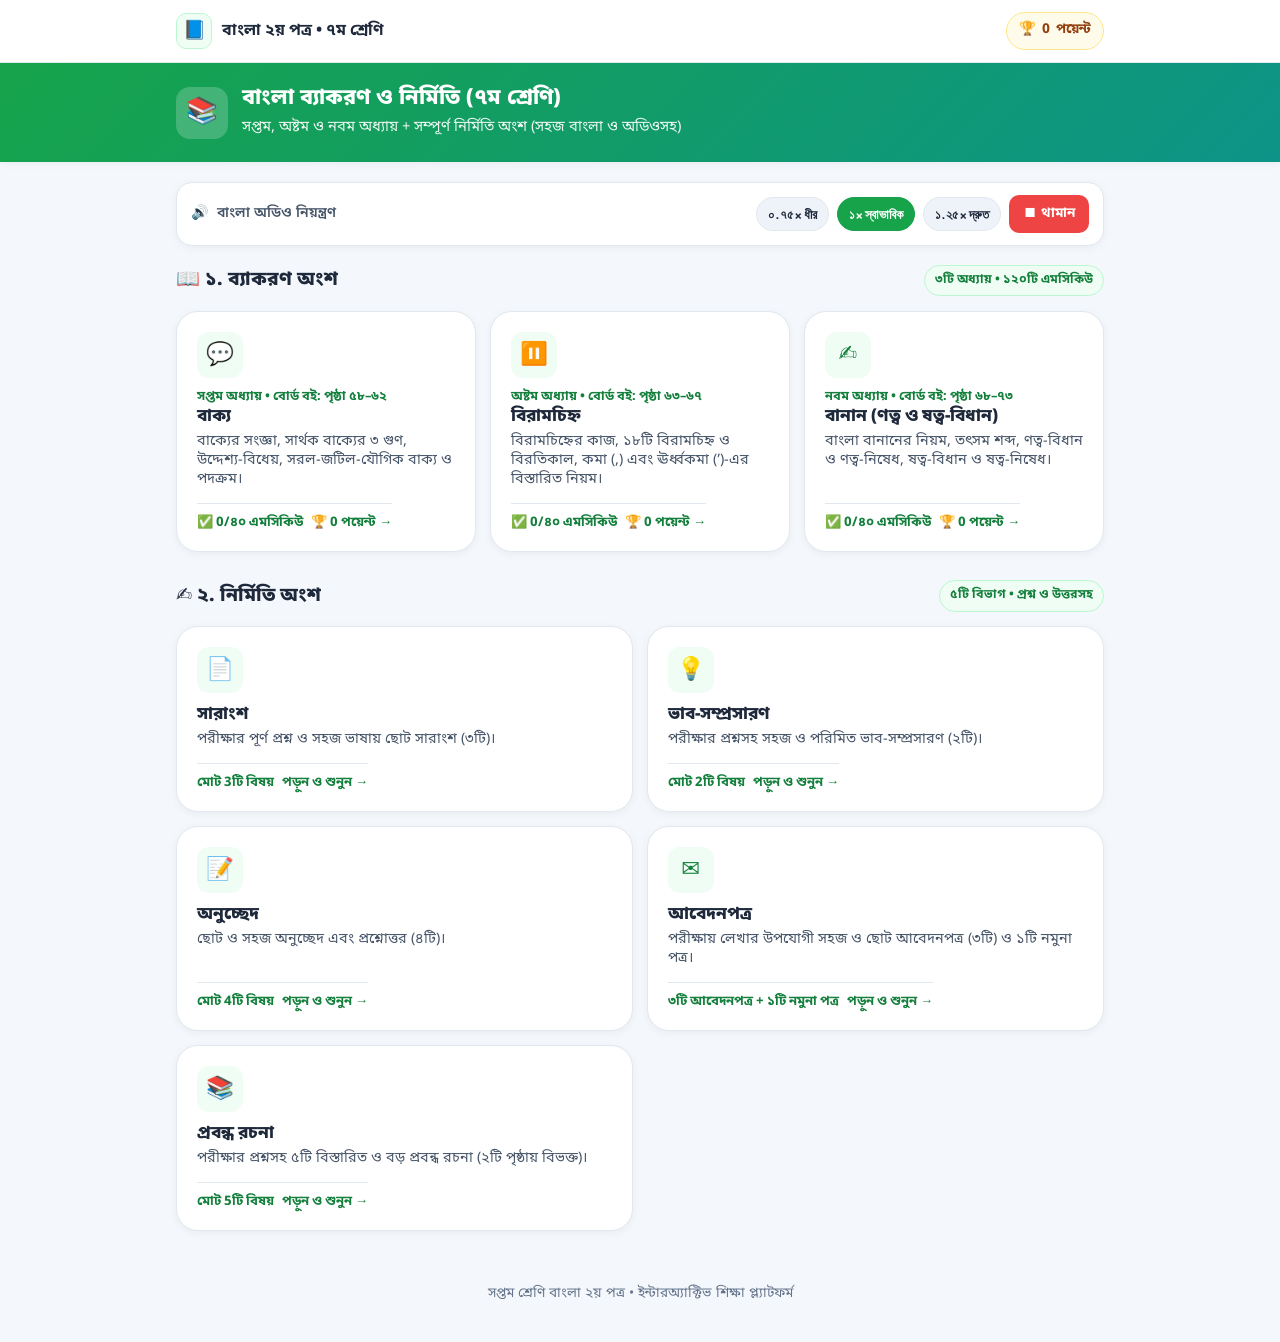
<file: subjects/bangla-2nd/index.html>
<!DOCTYPE html>
<html lang="bn">
<head>
  <meta charset="UTF-8" />
  <meta name="viewport" content="width=device-width, initial-scale=1.0" />
  <title>বাংলা ২য় পত্র | সপ্তম শ্রেণি — ব্যাকরণ ও নির্মিতি</title>
  <link rel="preconnect" href="https://fonts.googleapis.com" />
  <link rel="preconnect" href="https://fonts.gstatic.com" crossorigin />
  <link href="https://fonts.googleapis.com/css2?family=Noto+Sans+Bengali:wght@400;500;600;700;800&family=Plus+Jakarta+Sans:wght@400;600;700;800&display=swap" rel="stylesheet" />
  <style>
    :root {
      --bg-page: #f4f7fb;
      --bg-surface: #ffffff;
      --bg-subtle: #eef3fa;
      --text-primary: #1e293b;
      --text-secondary: #475569;
      --text-muted: #64748b;
      --border-color: #e2e8f0;
      --primary: #4f46e5;
      --primary-dark: #4338ca;
      --primary-light: #eef2ff;
      --secondary: #0ea5e9;
      --success: #10b981;
      --success-light: #ecfdf5;
      --warning: #f59e0b;
      --warning-light: #fffbeb;
      --danger: #ef4444;
      --danger-light: #fef2f2;
      --subject-accent: #16a34a;
      --subject-accent-dark: #15803d;
      --subject-accent-light: #f0fdf4;
      --font-sans: "Plus Jakarta Sans", "Segoe UI", system-ui, -apple-system, sans-serif;
      --font-bangla: "Noto Sans Bengali", "Hind Siliguri", "SolaimanLipi", "Kalpurush", sans-serif;
      --radius-sm: 10px;
      --radius-md: 16px;
      --radius-lg: 22px;
      --radius-full: 9999px;
      --shadow-sm: 0 2px 8px rgba(15, 23, 42, 0.05);
      --shadow-md: 0 8px 24px rgba(15, 23, 42, 0.08);
    }

    *, *::before, *::after {
      box-sizing: border-box;
      margin: 0;
      padding: 0;
    }

    html {
      scroll-behavior: smooth;
      -webkit-tap-highlight-color: transparent;
    }

    body {
      font-family: var(--font-bangla), var(--font-sans);
      background-color: var(--bg-page);
      color: var(--text-primary);
      line-height: 1.7;
      min-height: 100vh;
      overflow-x: hidden;
    }

    .container {
      width: 100%;
      max-width: 960px;
      margin: 0 auto;
      padding: 0 16px;
    }

    /* Sticky Header */
    .site-header {
      position: sticky;
      top: 0;
      z-index: 50;
      background: rgba(255, 255, 255, 0.94);
      backdrop-filter: blur(10px);
      border-bottom: 1px solid var(--border-color);
    }

    .header-inner {
      display: flex;
      align-items: center;
      justify-content: space-between;
      gap: 10px;
      min-height: 62px;
      padding-top: 8px;
      padding-bottom: 8px;
    }

    .brand {
      display: inline-flex;
      align-items: center;
      gap: 10px;
      text-decoration: none;
      color: var(--text-primary);
      font-weight: 700;
      font-size: 1rem;
      cursor: pointer;
      border: none;
      background: none;
      font-family: inherit;
    }

    .brand-badge {
      width: 36px;
      height: 36px;
      border-radius: 10px;
      background: var(--subject-accent-light);
      border: 1px solid #bbf7d0;
      display: inline-flex;
      align-items: center;
      justify-content: center;
      font-size: 1.15rem;
      flex-shrink: 0;
    }

    .header-actions {
      display: flex;
      align-items: center;
      gap: 8px;
      flex-wrap: wrap;
      justify-content: flex-end;
    }

    .nav-pill {
      display: inline-flex;
      align-items: center;
      gap: 6px;
      padding: 8px 14px;
      border-radius: var(--radius-full);
      background: var(--bg-subtle);
      color: var(--text-primary);
      font-size: 0.875rem;
      font-weight: 600;
      text-decoration: none;
      border: 1px solid var(--border-color);
      cursor: pointer;
      font-family: inherit;
      min-height: 38px;
      transition: background 0.15s, border-color 0.15s;
    }

    .nav-pill:hover {
      background: #e2e8f0;
    }

    .score-pill {
      display: inline-flex;
      align-items: center;
      gap: 6px;
      padding: 6px 12px;
      border-radius: var(--radius-full);
      background: var(--warning-light);
      border: 1px solid #fde68a;
      color: #92400e;
      font-weight: 700;
      font-size: 0.85rem;
    }

    /* Subject Banner */
    .subject-banner {
      background: linear-gradient(135deg, var(--subject-accent) 0%, #0d9488 100%);
      color: #ffffff;
      padding: 22px 0;
      margin-bottom: 20px;
      box-shadow: var(--shadow-sm);
    }

    .subject-banner-inner {
      display: flex;
      align-items: center;
      justify-content: space-between;
      gap: 16px;
      flex-wrap: wrap;
    }

    .subject-title-row {
      display: flex;
      align-items: center;
      gap: 14px;
    }

    .subject-title-icon {
      width: 52px;
      height: 52px;
      border-radius: 14px;
      background: rgba(255, 255, 255, 0.2);
      display: flex;
      align-items: center;
      justify-content: center;
      font-size: 1.6rem;
      flex-shrink: 0;
    }

    .subject-title-row h1 {
      font-size: 1.35rem;
      font-weight: 800;
      line-height: 1.3;
    }

    .subject-title-row p {
      font-size: 0.92rem;
      opacity: 0.92;
      margin-top: 2px;
    }

    /* Audio Toolbar */
    .audio-bar {
      background: var(--bg-surface);
      border: 1px solid var(--border-color);
      border-radius: var(--radius-md);
      padding: 12px 14px;
      margin-bottom: 18px;
      display: flex;
      align-items: center;
      justify-content: space-between;
      gap: 10px;
      flex-wrap: wrap;
      box-shadow: var(--shadow-sm);
    }

    .audio-bar-left {
      display: flex;
      align-items: center;
      gap: 8px;
      font-size: 0.88rem;
      color: var(--text-secondary);
      font-weight: 600;
    }

    .audio-bar-controls {
      display: flex;
      align-items: center;
      gap: 8px;
      flex-wrap: wrap;
    }

    .speed-btn {
      padding: 6px 11px;
      border-radius: var(--radius-full);
      border: 1px solid var(--border-color);
      background: var(--bg-subtle);
      color: var(--text-primary);
      font-weight: 700;
      font-size: 0.8rem;
      cursor: pointer;
      font-family: var(--font-sans);
      min-height: 34px;
    }

    .speed-btn.active {
      background: var(--subject-accent);
      color: #ffffff;
      border-color: var(--subject-accent);
    }

    .audio-notice {
      background: var(--warning-light);
      border: 1px solid #fcd34d;
      color: #92400e;
      padding: 10px 14px;
      border-radius: var(--radius-sm);
      font-size: 0.88rem;
      margin-bottom: 16px;
      display: none;
    }

    .audio-notice.visible {
      display: block;
    }

    /* Buttons */
    .btn {
      display: inline-flex;
      align-items: center;
      justify-content: center;
      gap: 8px;
      min-height: 46px;
      padding: 10px 18px;
      border-radius: var(--radius-sm);
      font-weight: 700;
      font-size: 0.95rem;
      font-family: inherit;
      border: 1px solid transparent;
      cursor: pointer;
      transition: transform 0.1s, background 0.15s, border-color 0.15s;
      text-decoration: none;
    }

    .btn:active {
      transform: scale(0.98);
    }

    .btn-primary {
      background: var(--subject-accent);
      color: #ffffff;
    }

    .btn-primary:hover {
      background: var(--subject-accent-dark);
    }

    .btn-secondary {
      background: var(--bg-subtle);
      color: var(--text-primary);
      border-color: var(--border-color);
    }

    .btn-secondary:hover {
      background: #e2e8f0;
    }

    .btn-danger {
      background: var(--danger);
      color: #ffffff;
    }

    .btn-danger:hover {
      background: #dc2626;
    }

    .btn-sm {
      min-height: 38px;
      padding: 7px 13px;
      font-size: 0.85rem;
    }

    .btn-block {
      width: 100%;
    }

    .btn-disabled, .btn:disabled {
      opacity: 0.5;
      cursor: not-allowed;
      pointer-events: none;
    }

    /* Cards & Grids */
    .section-block {
      margin-bottom: 28px;
    }

    .section-heading {
      display: flex;
      align-items: center;
      justify-content: space-between;
      gap: 10px;
      margin-bottom: 14px;
      flex-wrap: wrap;
    }

    .section-heading h2 {
      font-size: 1.2rem;
      font-weight: 800;
      color: var(--text-primary);
      display: flex;
      align-items: center;
      gap: 8px;
    }

    .section-badge {
      font-size: 0.78rem;
      font-weight: 700;
      padding: 4px 10px;
      border-radius: var(--radius-full);
      background: var(--subject-accent-light);
      color: var(--subject-accent-dark);
      border: 1px solid #bbf7d0;
    }

    .card-grid {
      display: grid;
      grid-template-columns: 1fr;
      gap: 14px;
    }

    @media (min-width: 640px) {
      .card-grid {
        grid-template-columns: repeat(2, 1fr);
      }
      .card-grid.three-col {
        grid-template-columns: repeat(3, 1fr);
      }
    }

    .home-card {
      background: var(--bg-surface);
      border: 1px solid var(--border-color);
      border-radius: var(--radius-lg);
      padding: 20px;
      box-shadow: var(--shadow-sm);
      display: flex;
      flex-direction: column;
      justify-content: space-between;
      gap: 14px;
      transition: transform 0.15s, box-shadow 0.15s, border-color 0.15s;
      cursor: pointer;
      text-align: left;
      width: 100%;
      font-family: inherit;
    }

    .home-card:hover {
      transform: translateY(-2px);
      box-shadow: var(--shadow-md);
      border-color: var(--subject-accent);
    }

    .card-icon-wrap {
      width: 46px;
      height: 46px;
      border-radius: 12px;
      background: var(--subject-accent-light);
      color: var(--subject-accent-dark);
      display: flex;
      align-items: center;
      justify-content: center;
      font-size: 1.4rem;
    }

    .home-card h3 {
      font-size: 1.08rem;
      font-weight: 800;
      color: var(--text-primary);
      margin-bottom: 4px;
    }

    .home-card p {
      font-size: 0.9rem;
      color: var(--text-secondary);
    }

    .card-meta-row {
      display: flex;
      align-items: center;
      justify-content: space-between;
      gap: 8px;
      padding-top: 10px;
      border-top: 1px solid var(--border-color);
      font-size: 0.82rem;
      font-weight: 700;
      color: var(--subject-accent-dark);
    }

    .content-card {
      background: var(--bg-surface);
      border: 1px solid var(--border-color);
      border-radius: var(--radius-md);
      padding: 18px;
      box-shadow: var(--shadow-sm);
      margin-bottom: 16px;
    }

    .topic-header-card {
      border-left: 5px solid var(--subject-accent);
    }

    /* Tabs */
    .mode-tabs {
      display: grid;
      grid-template-columns: 1fr 1fr;
      gap: 10px;
      margin-bottom: 18px;
    }

    .mode-tab {
      min-height: 48px;
      padding: 10px 14px;
      border-radius: var(--radius-md);
      border: 2px solid var(--border-color);
      background: var(--bg-surface);
      color: var(--text-secondary);
      font-weight: 700;
      font-size: 0.95rem;
      cursor: pointer;
      font-family: inherit;
      display: flex;
      align-items: center;
      justify-content: center;
      gap: 8px;
      transition: all 0.15s;
    }

    .mode-tab.active {
      background: var(--subject-accent);
      color: #ffffff;
      border-color: var(--subject-accent);
      box-shadow: var(--shadow-sm);
    }

    /* Progress Bar */
    .progress-wrap {
      margin-bottom: 16px;
    }

    .progress-meta {
      display: flex;
      justify-content: space-between;
      font-size: 0.85rem;
      font-weight: 700;
      color: var(--text-secondary);
      margin-bottom: 6px;
    }

    .progress-track {
      height: 10px;
      background: var(--bg-subtle);
      border-radius: var(--radius-full);
      overflow: hidden;
      border: 1px solid var(--border-color);
    }

    .progress-fill {
      height: 100%;
      background: linear-gradient(90deg, var(--subject-accent), var(--secondary));
      border-radius: var(--radius-full);
      transition: width 0.3s ease;
    }

    /* Content & Question Boxes */
    .section-card {
      background: var(--bg-surface);
      border: 1px solid var(--border-color);
      border-radius: var(--radius-md);
      padding: 20px;
      box-shadow: var(--shadow-sm);
      margin-bottom: 14px;
      transition: border-color 0.2s, background 0.2s;
    }

    .section-card.is-speaking {
      border-color: var(--subject-accent);
      background: var(--subject-accent-light);
    }

    .card-top-row {
      display: flex;
      align-items: center;
      justify-content: space-between;
      gap: 10px;
      margin-bottom: 10px;
      flex-wrap: wrap;
    }

    .chunk-badge {
      display: inline-flex;
      align-items: center;
      padding: 4px 12px;
      border-radius: var(--radius-full);
      background: var(--primary-light);
      color: var(--primary-dark);
      font-size: 0.82rem;
      font-weight: 700;
    }

    .section-card-title {
      font-size: 1.12rem;
      font-weight: 800;
      color: var(--text-primary);
      margin-bottom: 10px;
    }

    .section-card-body {
      font-size: clamp(0.96rem, 2.6vw, 1.03rem);
      color: var(--text-primary);
      line-height: 1.85;
      overflow-wrap: break-word;
      word-wrap: break-word;
    }

    .section-card-body ul {
      margin-top: 6px;
      padding-left: 20px;
    }

    .section-card-body li {
      margin-bottom: 8px;
    }

    .section-card-body p {
      margin-bottom: 12px;
    }

    .section-card-body p:last-child {
      margin-bottom: 0;
    }

    .example-box {
      margin-top: 12px;
      padding: 12px 14px;
      background: var(--bg-subtle);
      border-left: 4px solid var(--secondary);
      border-radius: 0 var(--radius-sm) var(--radius-sm) 0;
      font-size: 0.94rem;
    }

    .question-box {
      background: #fffbeb;
      border: 1px solid #fde68a;
      border-left: 5px solid var(--warning);
      border-radius: var(--radius-md);
      padding: 18px;
      margin-bottom: 16px;
      box-shadow: var(--shadow-sm);
    }

    .question-box-label {
      display: inline-flex;
      align-items: center;
      gap: 6px;
      font-size: 0.84rem;
      font-weight: 800;
      color: #92400e;
      background: #fef3c7;
      padding: 4px 10px;
      border-radius: var(--radius-full);
      margin-bottom: 10px;
    }

    .question-box-text {
      font-size: 0.98rem;
      color: var(--text-primary);
      line-height: 1.8;
      white-space: pre-line;
    }

    .qa-pair {
      padding: 12px 14px;
      background: var(--bg-subtle);
      border-radius: var(--radius-sm);
      border: 1px solid var(--border-color);
      margin-bottom: 12px;
    }

    .qa-pair:last-child {
      margin-bottom: 0;
    }

    .qa-q {
      font-weight: 800;
      color: var(--primary-dark);
      margin-bottom: 4px;
    }

    .qa-a {
      color: var(--text-primary);
    }

    .letter-box {
      background: #ffffff;
      border: 1px solid var(--border-color);
      border-radius: var(--radius-sm);
      padding: 14px;
      font-size: clamp(0.95rem, 2.6vw, 1.02rem);
      line-height: 1.85;
      white-space: pre-line;
      overflow-wrap: break-word;
      word-wrap: break-word;
      max-width: 100%;
    }
    @media (max-width: 480px) {
      .container { padding: 0 12px; }
      .section-card, .question-box, .content-card { padding: 14px; }
      .subject-title-row h1 { font-size: 1.15rem; }
      .subject-title-row p { font-size: 0.84rem; }
      .btn { font-size: 0.9rem; padding: 9px 14px; }
    }

    /* Navigation */
    .lesson-nav {
      display: grid;
      grid-template-columns: 1fr 1fr;
      gap: 12px;
      margin-top: 14px;
      margin-bottom: 24px;
    }

    /* MCQ Styles */
    .mcq-stage-header {
      display: flex;
      align-items: center;
      justify-content: space-between;
      gap: 10px;
      flex-wrap: wrap;
      margin-bottom: 14px;
    }

    .mcq-card {
      background: var(--bg-surface);
      border: 1px solid var(--border-color);
      border-radius: var(--radius-md);
      padding: 18px;
      margin-bottom: 14px;
      box-shadow: var(--shadow-sm);
    }

    .mcq-q-row {
      display: flex;
      align-items: flex-start;
      justify-content: space-between;
      gap: 10px;
      margin-bottom: 12px;
    }

    .mcq-q-text {
      font-size: 1rem;
      font-weight: 700;
      color: var(--text-primary);
    }

    .mcq-pts-tag {
      flex-shrink: 0;
      font-size: 0.78rem;
      font-weight: 700;
      padding: 3px 9px;
      border-radius: var(--radius-full);
      background: var(--bg-subtle);
      color: var(--text-secondary);
    }

    .mcq-pts-tag.won {
      background: var(--success-light);
      color: #065f46;
    }

    .practice-options {
      display: grid;
      grid-template-columns: 1fr;
      gap: 8px;
    }

    @media (min-width: 560px) {
      .practice-options {
        grid-template-columns: 1fr 1fr;
      }
    }

    .option-btn {
      min-height: 46px;
      padding: 10px 14px;
      border-radius: var(--radius-sm);
      border: 1.5px solid var(--border-color);
      background: var(--bg-surface);
      color: var(--text-primary);
      font-size: 0.94rem;
      font-weight: 600;
      font-family: inherit;
      text-align: left;
      cursor: pointer;
      transition: all 0.15s;
      display: flex;
      align-items: center;
      gap: 8px;
    }

    .option-btn:hover:not(:disabled) {
      border-color: var(--primary);
      background: var(--primary-light);
    }

    .option-btn.is-correct {
      background: var(--success-light);
      border-color: var(--success);
      color: #065f46;
    }

    .option-btn.is-wrong {
      background: var(--danger-light);
      border-color: var(--danger);
      color: #991b1b;
    }

    .practice-feedback {
      margin-top: 10px;
      padding: 10px 12px;
      border-radius: var(--radius-sm);
      font-size: 0.88rem;
      font-weight: 600;
      display: none;
    }

    .practice-feedback.visible {
      display: block;
    }

    .practice-feedback.ok {
      background: var(--success-light);
      color: #065f46;
    }

    .practice-feedback.err {
      background: var(--danger-light);
      color: #991b1b;
    }

    /* Nirmiti List */
    .item-list {
      display: flex;
      flex-direction: column;
      gap: 10px;
    }

    .item-btn {
      width: 100%;
      min-height: 54px;
      padding: 14px 16px;
      border-radius: var(--radius-md);
      border: 1px solid var(--border-color);
      background: var(--bg-surface);
      color: var(--text-primary);
      font-family: inherit;
      font-size: 0.98rem;
      font-weight: 700;
      text-align: left;
      cursor: pointer;
      display: flex;
      align-items: center;
      justify-content: space-between;
      gap: 12px;
      box-shadow: var(--shadow-sm);
      transition: border-color 0.15s, transform 0.1s;
    }

    .item-btn:hover {
      border-color: var(--subject-accent);
      transform: translateX(2px);
    }

    .site-footer {
      text-align: center;
      padding: 24px 16px 36px;
      color: var(--text-muted);
      font-size: 0.85rem;
    }

    .hidden {
      display: none !important;
    }
  </style>
</head>
<body>
  <header class="site-header">
    <div class="container header-inner">
      <button type="button" class="brand" id="btnHomeBrand">
        <span class="brand-badge" aria-hidden="true">📘</span>
        <span>বাংলা ২য় পত্র • ৭ম শ্রেণি</span>
      </button>
      <div class="header-actions">
        <span class="score-pill" id="globalScorePill" title="মোট অর্জিত পয়েন্ট">🏆 <span id="totalPointsDisplay">0</span> পয়েন্ট</span>
        <button type="button" class="nav-pill hidden" id="btnBackNav">← ফিরে যান</button>
      </div>
    </div>
  </header>

  <section class="subject-banner">
    <div class="container subject-banner-inner">
      <div class="subject-title-row">
        <div class="subject-title-icon" aria-hidden="true" id="bannerIcon">📚</div>
        <div>
          <h1 id="bannerTitle">বাংলা ব্যাকরণ ও নির্মিতি (৭ম শ্রেণি)</h1>
          <p id="bannerSubtitle">সপ্তম, অষ্টম ও নবম অধ্যায় + সম্পূর্ণ নির্মিতি অংশ (সহজ বাংলা ও অডিওসহ)</p>
        </div>
      </div>
    </div>
  </section>

  <main class="container" id="appMain">
    <!-- Audio Toolbar -->
    <div class="audio-bar">
      <div class="audio-bar-left">
        <span>🔊</span>
        <span>বাংলা অডিও নিয়ন্ত্রণ</span>
      </div>
      <div class="audio-bar-controls">
        <button type="button" class="speed-btn" data-rate="0.75">০.৭৫× ধীর</button>
        <button type="button" class="speed-btn active" data-rate="1">১× স্বাভাবিক</button>
        <button type="button" class="speed-btn" data-rate="1.25">১.২৫× দ্রুত</button>
        <button type="button" class="btn btn-danger btn-sm" id="btnStopAudio">⏹ থামান</button>
      </div>
    </div>

    <div class="audio-notice" id="audioNotice"></div>

    <!-- VIEW 1: HOME -->
    <div id="viewHome">
      <section class="section-block">
        <div class="section-heading">
          <h2>📖 ১. ব্যাকরণ অংশ</h2>
          <span class="section-badge">৩টি অধ্যায় • ১২০টি এমসিকিউ</span>
        </div>
        <div class="card-grid three-col" id="grammarChapterGrid"></div>
      </section>

      <section class="section-block">
        <div class="section-heading">
          <h2>✍️ ২. নির্মিতি অংশ</h2>
          <span class="section-badge">৫টি বিভাগ • প্রশ্ন ও উত্তরসহ</span>
        </div>
        <div class="card-grid" id="nirmitiCategoryGrid"></div>
      </section>
    </div>

    <!-- VIEW 2: GRAMMAR CHAPTER (Single-page Summary + Paginated 40 MCQ) -->
    <div id="viewGrammarChapter" class="hidden">
      <div class="content-card topic-header-card">
        <h2 id="gcTitle" style="font-size:1.25rem; font-weight:800;"></h2>
        <p id="gcSubtitle" style="color:var(--text-secondary); font-size:0.92rem; margin-top:4px;"></p>
      </div>

      <div class="mode-tabs">
        <button type="button" class="mode-tab active" id="tabSummary">📝 মূল সারসংক্ষেপ</button>
        <button type="button" class="mode-tab" id="tabMcq">🎮 এমসিকিউ টেস্ট (৪০টি)</button>
      </div>

      <!-- Summary Pane (ALL ON ONE PAGE - NO CHUNK PAGINATION) -->
      <div id="paneSummary">
        <div style="display:flex; justify-content:space-between; align-items:center; flex-wrap:wrap; gap:10px; margin-bottom:14px;">
          <span style="font-weight:700; color:var(--text-secondary); font-size:0.92rem;">পুরো অধ্যায়ের গুরুত্বপূর্ণ সারসংক্ষেপ একসাথে:</span>
          <button type="button" class="btn btn-primary btn-sm" id="btnSpeakAllSummary">🔊 পুরো সারসংক্ষেপ পড়ে শোনাও</button>
        </div>

        <div id="summaryAllContainer"></div>

        <div style="margin-top:18px; margin-bottom:28px;">
          <button type="button" class="btn btn-primary btn-block" id="btnGoToMcq">🎮 এবার এমসিকিউ টেস্ট শুরু করো (৪০টি প্রশ্ন) →</button>
        </div>
      </div>

      <!-- MCQ Pane (6 per page with Next/Prev) -->
      <div id="paneMcq" class="hidden">
        <div class="content-card" style="background:var(--primary-light); border-color:#c7d2fe;">
          <div class="mcq-stage-header">
            <div>
              <strong id="mcqStageTitle" style="color:var(--primary-dark);">ধাপ ১ / ৭ (প্রশ্ন ১–৬)</strong>
              <div style="font-size:0.84rem; color:var(--text-secondary); margin-top:2px;">
                নিয়ম: প্রথম চেষ্টায় সঠিক হলে <strong>+১০ পয়েন্ট</strong>! ভুল করলে প্রতি ভুলে <strong>-৩ পয়েন্ট</strong> কাটা যাবে।
              </div>
            </div>
            <div style="display:flex; align-items:center; gap:8px; flex-wrap:wrap;">
              <div class="score-pill">অধ্যায় স্কোর: <span id="chapterMcqScore">0</span></div>
              <button type="button" class="btn btn-secondary btn-sm" id="btnResetMcq">🔄 টেস্ট রিসেট</button>
            </div>
          </div>
          <div id="mcqResetConfirm" class="hidden" style="margin-bottom:12px; padding:10px 12px; background:#fffbeb; border:1px solid #fde68a; border-radius:var(--radius-sm); display:flex; align-items:center; justify-content:space-between; gap:10px; flex-wrap:wrap;">
            <span style="font-size:0.86rem; font-weight:700; color:#92400e;">এই অধ্যায়ের সব উত্তর ও পয়েন্ট মুছে নতুন করে শুরু করবেন?</span>
            <div style="display:flex; gap:8px;">
              <button type="button" class="btn btn-danger btn-sm" id="btnConfirmResetMcq">হ্যাঁ, রিসেট করুন</button>
              <button type="button" class="btn btn-secondary btn-sm" id="btnCancelResetMcq">বাতিল</button>
            </div>
          </div>
          <div class="progress-track">
            <div class="progress-fill" id="mcqProgressFill" style="width:14%"></div>
          </div>
        </div>

        <div id="mcqListContainer"></div>

        <div class="lesson-nav">
          <button type="button" class="btn btn-secondary" id="btnMcqPrev">← আগের ৬টি</button>
          <button type="button" class="btn btn-primary" id="btnMcqNext">পরবর্তী ৬টি →</button>
        </div>
      </div>
    </div>

    <!-- VIEW 3: NIRMITI CATEGORY LIST -->
    <div id="viewNirmitiList" class="hidden">
      <div class="content-card topic-header-card">
        <h2 id="ncTitle" style="font-size:1.25rem; font-weight:800;"></h2>
        <p id="ncSubtitle" style="color:var(--text-secondary); font-size:0.92rem; margin-top:4px;"></p>
      </div>
      <div class="item-list" id="nirmitiItemsContainer"></div>
    </div>

    <!-- VIEW 4: NIRMITI READER (Single page for all except 2-page Probondho) -->
    <div id="viewNirmitiReader" class="hidden">
      <div class="content-card topic-header-card">
        <div class="card-top-row" style="margin-bottom:6px;">
          <span class="chunk-badge" id="nrCategoryBadge"></span>
          <button type="button" class="btn btn-primary btn-sm" id="btnNrSpeak">🔊 পড়ে শোনাও</button>
        </div>
        <h2 id="nrTitle" style="font-size:1.2rem; font-weight:800;"></h2>
      </div>

      <div id="nrPageProgress" class="progress-wrap hidden">
        <div class="progress-meta">
          <span id="nrProgressText">পৃষ্ঠা ১ / ২</span>
          <span id="nrPercentText">৫০%</span>
        </div>
        <div class="progress-track">
          <div class="progress-fill" id="nrProgressFill" style="width:50%"></div>
        </div>
      </div>

      <div id="nrContentContainer"></div>

      <div id="nrPageNav" class="lesson-nav hidden">
        <button type="button" class="btn btn-secondary" id="btnNrPrev">← আগের পৃষ্ঠা (১/২)</button>
        <button type="button" class="btn btn-primary" id="btnNrNext">পরবর্তী পৃষ্ঠা (২/২) →</button>
      </div>
    </div>
  </main>

  <footer class="site-footer">
    সপ্তম শ্রেণি বাংলা ২য় পত্র • ইন্টারঅ্যাক্টিভ শিক্ষা প্ল্যাটফর্ম
  </footer>

  <script>
    // =========================================================================
    // 1. SHARED AUDIO ENGINE (Class7Audio compatible)
    // =========================================================================
    (function () {
      if (window.Class7Audio) return;
      let rate = 1;
      let playing = false;
      const synth = window.speechSynthesis || null;

      function pickBanglaVoice() {
        if (!synth) return null;
        const voices = synth.getVoices() || [];
        return (
          voices.find(v => v.lang && v.lang.toLowerCase().startsWith("bn-bd")) ||
          voices.find(v => v.lang && v.lang.toLowerCase().startsWith("bn")) ||
          null
        );
      }

      window.Class7Audio = {
        isSupported: !!synth,
        hasBanglaVoice: function () { return !!pickBanglaVoice(); },
        isPlaying: function () { return playing; },
        setRate: function (r) { rate = Math.min(2, Math.max(0.5, Number(r) || 1)); },
        stop: function (onStop) {
          if (synth) synth.cancel();
          playing = false;
          if (typeof onStop === "function") onStop();
        },
        speakText: function (text, lang, callbacks) {
          const cb = callbacks || {};
          if (!synth) {
            if (cb.onNotice) cb.onNotice("দুঃখিত, আপনার ব্রাউজারে অডিও পাঠের সুবিধা পাওয়া যায়নি।");
            return;
          }
          synth.cancel();
          const utter = new SpeechSynthesisUtterance(text);
          const bnVoice = pickBanglaVoice();
          utter.lang = bnVoice ? bnVoice.lang : "bn-BD";
          if (bnVoice) utter.voice = bnVoice;
          else if (cb.onNotice) {
            cb.onNotice("ডিভাইসে বাংলা ভয়েস প্যাক না থাকলে অডিও স্পষ্ট নাও শোনা যেতে পারে। Google Speech-এ Bengali (Bangladesh) ইনস্টল থাকলে সবচেয়ে ভালো শোনা যাবে।");
          }
          utter.rate = rate;
          utter.onstart = function () { playing = true; if (cb.onStart) cb.onStart(); };
          utter.onend = function () { playing = false; if (cb.onEnd) cb.onEnd(); };
          utter.onerror = function () { playing = false; if (cb.onEnd) cb.onEnd(); };
          synth.speak(utter);
        }
      };
      if (synth && typeof synth.onvoiceschanged !== "undefined") {
        synth.onvoiceschanged = function () { pickBanglaVoice(); };
      }
    })();

    // Simple Web Audio API game sound effects
    const GameSFX = (function () {
      let ctx = null;
      function getCtx() {
        if (!ctx) {
          const AudioCtx = window.AudioContext || window.webkitAudioContext;
          if (AudioCtx) ctx = new AudioCtx();
        }
        return ctx;
      }
      return {
        playCorrect: function () {
          try {
            const c = getCtx();
            if (!c) return;
            const o = c.createOscillator();
            const g = c.createGain();
            o.type = "sine";
            o.frequency.setValueAtTime(523.25, c.currentTime);
            o.frequency.setValueAtTime(659.25, c.currentTime + 0.08);
            g.gain.setValueAtTime(0.12, c.currentTime);
            g.gain.exponentialRampToValueAtTime(0.001, c.currentTime + 0.25);
            o.connect(g); g.connect(c.destination);
            o.start(); o.stop(c.currentTime + 0.26);
          } catch (e) {}
        },
        playWrong: function () {
          try {
            const c = getCtx();
            if (!c) return;
            const o = c.createOscillator();
            const g = c.createGain();
            o.type = "triangle";
            o.frequency.setValueAtTime(220, c.currentTime);
            o.frequency.setValueAtTime(170, c.currentTime + 0.1);
            g.gain.setValueAtTime(0.12, c.currentTime);
            g.gain.exponentialRampToValueAtTime(0.001, c.currentTime + 0.22);
            o.connect(g); g.connect(c.destination);
            o.start(); o.stop(c.currentTime + 0.23);
          } catch (e) {}
        }
      };
    })();

    // =========================================================================
    // 2. GRAMMAR DATA (অধ্যায় ৭, ৮, ৯ — সারসংক্ষেপ এক পেজে + ৪০টি এমসিকিউ)
    // =========================================================================
    const GRAMMAR_CHAPTERS = [
      {
        id: "ch7",
        number: "সপ্তম অধ্যায়",
        title: "বাক্য",
        bookPages: "বোর্ড বই: পৃষ্ঠা ৫৮–৬২",
        icon: "💬",
        desc: "বাক্যের সংজ্ঞা, সার্থক বাক্যের ৩ গুণ, উদ্দেশ্য-বিধেয়, সরল-জটিল-যৌগিক বাক্য ও পদক্রম।",
        summarySections: [
          {
            title: "১. বাক্যের সংজ্ঞা ও মূল ধারণা",
            points: [
              "ভাষার মূল উপকরণ হলো বাক্য।",
              "যে সুবিন্যস্ত পদসমষ্টি দ্বারা কোনো বিষয়ে বক্তার মনোভাব সম্পূর্ণরূপে প্রকাশিত হয়, তাকে বাক্য বলে।",
              "এলোমেলো শব্দ বা অসম্পূর্ণ কথাকে বাক্য বলা যায় না।"
            ],
            example: "সঠিক বাক্য: মৌলি একটি পুতুল বানাতে চায়। ভুল: মৌলি একটি... (অসম্পূর্ণ) অথবা মাছগুলো আকাশে উড়ে বেড়াচ্ছে (অর্থহীন)।"
          },
          {
            title: "২. সার্থক বাক্যের ৩টি গুণ",
            points: [
              "একটি সার্থক বাক্যের ৩টি গুণ থাকতে হয়: (১) আকাঙ্ক্ষা, (২) যোগ্যতা এবং (৩) আসত্তি।",
              "আকাঙ্ক্ষা: বাক্যের অর্থ পরিষ্কারভাবে বোঝার জন্য এক পদের পর অন্য পদ শোনার যে ইচ্ছা, তা-ই আকাঙ্ক্ষা।",
              "যোগ্যতা: বাক্যের পদগুলোর অন্তর্নিহিত অর্থগত ও ভাবগত মেলবন্ধনকে যোগ্যতা বলে।",
              "আসত্তি: অর্থসংগতি রক্ষার জন্য পদগুলোকে সঠিক জায়গায় সুন্দরভাবে সাজানোকে আসত্তি বলে।"
            ],
            example: "বর্ষাকালে অতিরিক্ত বৃষ্টিপাতে বন্যা হয় — এটি যোগ্যতাসম্পন্ন বাক্য। তারা পুজোর ছুটিতে ঢাকা যাবে — এটি আসত্তি গুণসম্পন্ন বাক্য।"
          },
          {
            title: "৩. বাক্যের ২টি প্রধান অংশ (উদ্দেশ্য ও বিধেয়)",
            points: [
              "প্রতিটি বাক্যের ২টি প্রধান অংশ থাকে: (১) উদ্দেশ্য এবং (২) বিধেয়।",
              "উদ্দেশ্য: বাক্যে যার সম্পর্কে কিছু বলা হয়, তাকে উদ্দেশ্য বলে। সাধারণত কর্তৃকারকই মূল উদ্দেশ্য হয়।",
              "বিধেয়: বাক্যে উদ্দেশ্য সম্পর্কে যা বলা হয়, তাকে বিধেয় বলে। বিধেয় অংশে অবশ্যই একটি সমাপিকা ক্রিয়া থাকে।",
              "বাক্য বড় করতে উদ্দেশ্য ও বিধেয়ের আগে বা পরে বিশেষণ বা অন্য পদ যোগ করে সম্প্রসারণ করা হয়।"
            ],
            example: "'শ্যামা স্কুলে যায়' — এখানে 'শ্যামা' উদ্দেশ্য এবং 'স্কুলে যায়' বিধেয়।"
          },
          {
            title: "৪. গঠনগত শ্রেণিবিভাগ: সরল ও জটিল বাক্য",
            points: [
              "গঠনগত দিক থেকে বাক্য ৩ প্রকার: সরল, জটিল (বা মিশ্র) এবং যৌগিক বাক্য।",
              "সরল বাক্য: যে বাক্যে একটিমাত্র কর্তা (উদ্দেশ্য) এবং একটিমাত্র সমাপিকা ক্রিয়া (বিধেয়) থাকে, তাকে সরল বাক্য বলে।",
              "জটিল বা মিশ্র বাক্য: যে বাক্যে একটি প্রধান খণ্ডবাক্যের সাথে এক বা একাধিক আশ্রিত বাক্য পরস্পর সাপেক্ষভাবে যুক্ত থাকে, তাকে জটিল বাক্য বলে।"
            ],
            example: "সরল বাক্য: ফুল ফুটেছে। ছেলেরা খেলা করে। জটিল বাক্য: যে পরিশ্রম করে, সে-ই সুখ লাভ করে।"
          },
          {
            title: "৫. গঠনগত শ্রেণিবিভাগ: যৌগিক বাক্য",
            points: [
              "পরস্পর নিরপেক্ষ দুই বা ততোধিক সরল বা জটিল বাক্য মিলিত হয়ে একটি সম্পূর্ণ বাক্য গঠন করলে তাকে যৌগিক বাক্য বলে।",
              "যৌগিক বাক্যে নিরপেক্ষ বাক্যগুলো সংযোজক বা বিয়োজক অব্যয় দিয়ে যুক্ত হয়।",
              "সাধারণত ও, এবং, কিন্তু, অথবা, অথচ, কিংবা, বরং, তথাপি, সুতরাং, অতএব ইত্যাদি অব্যয় ব্যবহৃত হয়।"
            ],
            example: "তিনি অর্থশালী কিন্তু শিক্ষিত নন। হিমেল নিয়মিত পড়াশোনা করে, তাই সে প্রথম হয়।"
          },
          {
            title: "৬. বাক্য গঠনের নিয়ম (পদক্রম)",
            points: [
              "বাংলা বাক্যের সাধারণ পদক্রম হলো: কর্তা + কর্ম + ক্রিয়া (যেমন: আমি বই পড়ি)।",
              "ক্রিয়া বিশেষণ ক্রিয়ার আগে বসে, আর বাক্যে কর্ম থাকলে কর্মের আগে বসে (যেমন: মামুন নীরবে বই পড়ছে)।",
              "সময়বাচক ও স্থানবাচক পদ কর্মের আগে বসে (যেমন: কাল কলেজ বন্ধ ছিল)।",
              "না-বোধক অব্যয় সমাপিকা ক্রিয়ার পরে বসে (যেমন: আমি খাইনি)।",
              "প্রশ্নবোধক সর্বনাম ক্রিয়ার আগে বসে এবং বিধেয় বিশেষণ বিশেষ্যের পরে বসে (যেমন: ছেলেটা বুদ্ধিমান)।"
            ],
            example: "সঠিক পদক্রম: আমরা দুই ভাই ঢাকা যাই। প্রশ্নবোধক: আপনি কী চান?"
          }
        ],
        mcqs: [
          { q: "ভাষার মূল উপকরণ কোনটি?", opts: ["বর্ণ", "শব্দ", "বাক্য", "ধ্বনি"], ans: 2, exp: "বোর্ড বই অনুযায়ী, ভাষার মূল উপকরণ হলো বাক্য।" },
          { q: "একটি সার্থক বাক্যের কয়টি গুণ থাকে?", opts: ["২টি", "৩টি", "৪টি", "৫টি"], ans: 1, exp: "সার্থক বাক্যের ৩টি গুণ: আকাঙ্ক্ষা, যোগ্যতা ও আসত্তি।" },
          { q: "বাক্যের এক পদের পর অন্য পদ শোনার ইচ্ছাকে কী বলে?", opts: ["যোগ্যতা", "আসত্তি", "আকাঙ্ক্ষা", "উদ্দেশ্য"], ans: 2, exp: "অর্থ বোঝার জন্য এক পদের পর অন্য পদ শোনার ইচ্ছাই আকাঙ্ক্ষা।" },
          { q: "'আমি গিয়ে দেখলাম'—এখানে বাক্যটির কোন গুণের অভাব রয়েছে?", opts: ["আকাঙ্ক্ষা", "যোগ্যতা", "আসত্তি", "বিধেয়"], ans: 0, exp: "এতে শোনার ইচ্ছা বা আকাঙ্ক্ষার নিবৃত্তি হয়নি।" },
          { q: "বাক্যের পদগুলোর অন্তর্নিহিত অর্থগত ও ভাবগত মেলবন্ধনের নাম কী?", opts: ["আসত্তি", "আকাঙ্ক্ষা", "যোগ্যতা", "পদক্রম"], ans: 2, exp: "অর্থগত ও ভাবগত মেলবন্ধনকে যোগ্যতা বলে।" },
          { q: "'গ্রীষ্মকালে প্রখর রৌদ্রে বন্যা হয়'—বাক্যটিতে কোন গুণের অভাব আছে?", opts: ["আকাঙ্ক্ষা", "আসত্তি", "যোগ্যতা", "উদ্দেশ্য"], ans: 2, exp: "প্রখর রোদে বন্যা হয় না, তাই এতে যোগ্যতার অভাব আছে।" },
          { q: "বাক্যের অর্থসংগতি রক্ষার জন্য সুশৃঙ্খল পদবিন্যাসকে কী বলে?", opts: ["যোগ্যতা", "আসত্তি", "আকাঙ্ক্ষা", "অন্বয়"], ans: 1, exp: "পদগুলোকে সঠিক জায়গায় সাজানোকে আসত্তি বলে।" },
          { q: "'ছুটিতে ঢাকা তারা পুজোয় যাবে'—বাক্যটিতে কিসের অভাব?", opts: ["আকাঙ্ক্ষা", "যোগ্যতা", "আসত্তি", "ক্রিয়ার"], ans: 2, exp: "পদগুলো এলোমেলো থাকায় এতে আসত্তির অভাব রয়েছে।" },
          { q: "সাধারণত প্রতিটি বাক্যের কয়টি প্রধান অংশ থাকে?", opts: ["২টি", "৩টি", "৪টি", "৫টি"], ans: 0, exp: "বাক্যের ২টি প্রধান অংশ: উদ্দেশ্য ও বিধেয়।" },
          { q: "বাক্যে যার সম্পর্কে কিছু বলা হয়, তাকে কী বলে?", opts: ["বিধেয়", "উদ্দেশ্য", "কর্ম", "অব্যয়"], ans: 1, exp: "যার সম্পর্কে বলা হয়, তা-ই উদ্দেশ্য।" },
          { q: "বাক্যে উদ্দেশ্য সম্পর্কে যা বলা হয়, তাকে কী বলে?", opts: ["উদ্দেশ্য", "বিধেয়", "কর্তা", "সর্বনাম"], ans: 1, exp: "উদ্দেশ্য সম্পর্কে যা বলা হয় তাকে বিধেয় বলে।" },
          { q: "'শ্যামা স্কুলে যায়'—বাক্যটিতে 'শ্যামা' কোন অংশ?", opts: ["বিধেয়", "উদ্দেশ্য", "কর্ম", "ক্রিয়া"], ans: 1, exp: "এখানে শ্যামা সম্পর্কে বলা হয়েছে, তাই 'শ্যামা' উদ্দেশ্য।" },
          { q: "বাক্যের বিধেয় অংশে অবশ্যই কোনটি থাকতে হয়?", opts: ["বিশেষণ", "অসমাপিকা ক্রিয়া", "সমাপিকা ক্রিয়া", "সর্বনাম"], ans: 2, exp: "সমাপিকা ক্রিয়াই বিধেয় অংশের মূল।" },
          { q: "সাধারণত বাক্যের কোন কারক মূল উদ্দেশ্য হয়?", opts: ["কর্মকারক", "করণকারক", "কর্তৃকারক", "অপাদান কারক"], ans: 2, exp: "বাক্যের কর্তৃকারকই সাধারণত মূল উদ্দেশ্য হয়।" },
          { q: "'রকিবের ভাই এসেছে'—এখানে 'রকিবের' কী হিসেবে বসেছে?", opts: ["বিধেয়", "উদ্দেশ্যের সম্প্রসারণ", "বিধেয়ের সম্প্রসারণ", "সমাপিকা ক্রিয়া"], ans: 1, exp: "'রকিবের' পদটি মূল উদ্দেশ্য 'ভাই'-কে সম্প্রসারণ করেছে।" },
          { q: "'ময়না ভালো আমগুলো খেয়ে ফেলেছে'—এখানে 'ভালো' কী?", opts: ["উদ্দেশ্যের সম্প্রসারণ", "বিধেয়ের সম্প্রসারণ", "মূল উদ্দেশ্য", "সংযোজক অব্যয়"], ans: 1, exp: "'খেয়ে ফেলেছে' বিধেয় অংশের কর্ম 'আমগুলো'-কে সম্প্রসারণ করেছে।" },
          { q: "গঠনগত দিক থেকে বাক্য কত প্রকার?", opts: ["২ প্রকার", "৩ প্রকার", "৪ প্রকার", "৫ প্রকার"], ans: 1, exp: "গঠনগত দিক থেকে বাক্য ৩ প্রকার: সরল, জটিল ও যৌগিক।" },
          { q: "যে বাক্যে একটিমাত্র কর্তা ও একটিমাত্র সমাপিকা ক্রিয়া থাকে, তাকে কী বলে?", opts: ["জটিল বাক্য", "যৌগিক বাক্য", "সরল বাক্য", "মিশ্র বাক্য"], ans: 2, exp: "একটি উদ্দেশ্য ও একটি সমাপিকা ক্রিয়া থাকলে তা সরল বাক্য।" },
          { q: "'ছেলেরা খেলা করে'—এটি কোন ধরনের বাক্য?", opts: ["জটিল বাক্য", "যৌগিক বাক্য", "সরল বাক্য", "খণ্ডবাক্য"], ans: 2, exp: "এখানে একটি কর্তা ও একটি সমাপিকা ক্রিয়া আছে, তাই এটি সরল বাক্য।" },
          { q: "জটিল বাক্যের অপর নাম কী?", opts: ["যৌগিক বাক্য", "মিশ্র বাক্য", "সরল বাক্য", "অপ্রধান বাক্য"], ans: 1, exp: "জটিল বাক্যকে মিশ্র বাক্যও বলা হয়।" },
          { q: "'যে পরিশ্রম করে, সে-ই সুখ লাভ করে'—এটি কোন বাক্য?", opts: ["সরল বাক্য", "জটিল বাক্য", "যৌগিক বাক্য", "অনুজ্ঞাসূচক"], ans: 1, exp: "এখানে একটি প্রধান খণ্ডবাক্য ও একটি আশ্রিত বাক্য সাপেক্ষভাবে আছে।" },
          { q: "'যিনি সৎ পথে চলেন, তিনি সুখী হন'—এখানে 'যিনি সৎ পথে চলেন' কী?", opts: ["প্রধান খণ্ডবাক্য", "আশ্রিত বাক্য", "যৌগিক বাক্য", "বিধেয়"], ans: 1, exp: "এটি প্রধান খণ্ডবাক্যের ওপর নির্ভরশীল আশ্রিত বাক্য।" },
          { q: "দুই বা ততোধিক নিরপেক্ষ বাক্য মিলিত হয়ে কোন বাক্য গঠন করে?", opts: ["সরল বাক্য", "জটিল বাক্য", "যৌগিক বাক্য", "মিশ্র বাক্য"], ans: 2, exp: "নিরপেক্ষ বাক্যসমূহ যুক্ত হয়ে যৌগিক বাক্য গঠিত হয়।" },
          { q: "'তিনি অর্থশালী কিন্তু শিক্ষিত নন'—এটি কোন ধরনের বাক্য?", opts: ["সরল", "জটিল", "যৌগিক", "আশ্রিত"], ans: 2, exp: "'কিন্তু' অব্যয় দিয়ে দুটি নিরপেক্ষ বাক্য যুক্ত হওয়ায় এটি যৌগিক বাক্য।" },
          { q: "'হিমেল নিয়মিত পড়াশোনা করে, তাই সে প্রথম হয়'—এটি কোন বাক্য?", opts: ["সরল বাক্য", "জটিল বাক্য", "যৌগিক বাক্য", "খণ্ডবাক্য"], ans: 2, exp: "'তাই' অব্যয় দ্বারা যুক্ত হওয়ায় এটি যৌগিক বাক্য।" },
          { q: "নিচের কোন অব্যয়গুলো যৌগিক বাক্যে ব্যবহৃত হয়?", opts: ["যদি-তবে", "যে-সে", "ও, এবং, কিন্তু", "যখন-তখন"], ans: 2, exp: "ও, এবং, কিন্তু, অথবা, তাই ইত্যাদি যৌগিক বাক্যে ব্যবহৃত হয়।" },
          { q: "বাক্যের অন্তর্গত প্রত্যেকটি শব্দকে কী বলে?", opts: ["বর্ণ", "পদ", "ধাতু", "প্রত্যয়"], ans: 1, exp: "বাক্যে ব্যবহৃত প্রত্যেকটি শব্দকে পদ বলে।" },
          { q: "বাংলা বাক্যে সবচেয়ে প্রচলিত পদবিন্যাস কোনটি?", opts: ["ক্রিয়া + কর্তা + কর্ম", "কর্তা + ক্রিয়া + কর্ম", "কর্তা + কর্ম + ক্রিয়া", "কর্ম + কর্তা + ক্রিয়া"], ans: 2, exp: "বাংলা বাক্যে সাধারণত কর্তা প্রথমে, কর্ম মাঝে ও ক্রিয়া শেষে বসে।" },
          { q: "বাংলা বাক্যে ক্রিয়াপদ সাধারণত কোথায় বসে?", opts: ["বাক্যের শুরুতে", "বাক্যের মাঝে", "বাক্যের শেষে", "যেকোনো স্থানে"], ans: 2, exp: "সাধারণত বাংলা বাক্যে ক্রিয়া পদ শেষে বসে।" },
          { q: "'আমি বই পড়ি'—এখানে 'বই' কোন পদ?", opts: ["কর্তা", "কর্ম", "ক্রিয়া", "বিশেষণ"], ans: 1, exp: "'আমি' কর্তা, 'বই' কর্ম এবং 'পড়ি' ক্রিয়া।" },
          { q: "ক্রিয়া বিশেষণ সাধারণত কোথায় বসে?", opts: ["ক্রিয়ার পরে", "ক্রিয়ার আগে", "বাক্যের শেষে", "কর্তার আগে"], ans: 1, exp: "ক্রিয়া বিশেষণ ক্রিয়ার আগে বসে (যেমন: রহিত দ্রুত হাঁটছে)।" },
          { q: "বাক্যে কর্ম থাকলে ক্রিয়া বিশেষণ কোথায় বসে?", opts: ["কর্মের পরে", "কর্মের আগে", "বাক্যের শেষে", "কর্তার আগে"], ans: 1, exp: "কর্ম থাকলে ক্রিয়া বিশেষণ কর্মের আগে বসে (যেমন: মামুন নীরবে বই পড়ছে)।" },
          { q: "'শিক্ষক ধীরে অঙ্ক কষছেন'—এখানে 'ধীরে' কী?", opts: ["কর্তা", "কর্ম", "ক্রিয়া বিশেষণ", "অব্যয়"], ans: 2, exp: "'ধীরে' ক্রিয়া বিশেষণ, যা কর্ম 'অঙ্ক'-এর আগে বসেছে।" },
          { q: "সময়বাচক ও স্থানবাচক পদ সাধারণত কোথায় বসে?", opts: ["কর্মের পরে", "কর্মের আগে", "ক্রিয়ার পরে", "বাক্যের শেষে"], ans: 1, exp: "সময়বাচক ও স্থানবাচক পদ কর্মের আগে বসে (যেমন: আমি বৃহস্পতিবার ঢাকা যাব)।" },
          { q: "না-বোধক অব্যয় বাক্যে কোথায় বসে?", opts: ["কর্তার আগে", "কর্মের আগে", "সমাপিকা ক্রিয়ার আগে", "সমাপিকা ক্রিয়ার পরে"], ans: 3, exp: "না-বোধক অব্যয় সমাপিকা ক্রিয়ার পরে বসে (যেমন: আমি খাইনি)।" },
          { q: "'কে পড়া শেখেনি?'—এখানে 'নি' কোন জাতীয় পদ?", opts: ["না-বোধক অব্যয়", "প্রশ্নবোধক সর্বনাম", "বিধেয় বিশেষণ", "সমাপিকা ক্রিয়া"], ans: 0, exp: "ক্রিয়ার শেষে যুক্ত 'নি' একটি না-বোধক অব্যয়।" },
          { q: "প্রশ্নবোধক সর্বনাম বাক্যের কোথায় বসে?", opts: ["ক্রিয়ার পরে", "ক্রিয়ার আগে", "বাক্যের শেষে", "কর্মের পরে"], ans: 1, exp: "প্রশ্নবোধক সর্বনাম ক্রিয়ার আগে বসে (যেমন: আপনি কী চান?)।" },
          { q: "বিধেয় বিশেষণ সাধারণত কোথায় বসে?", opts: ["বিশেষ্যের আগে", "বিশেষ্যের পরে", "ক্রিয়ার পরে", "বাক্যের শুরুতে"], ans: 1, exp: "বিধেয় বিশেষণ বিশেষ্যের পরে বসে (যেমন: ছেলেটা বুদ্ধিমান)।" },
          { q: "'লোকটি বোকা'—এখানে 'বোকা' কী ধরনের পদ?", opts: ["উদ্দেশ্য", "বিধেয় বিশেষণ", "ক্রিয়া বিশেষণ", "সম্বন্ধ পদ"], ans: 1, exp: "বিশেষ্য 'লোকটি'-এর পরে বসা 'বোকা' হলো বিধেয় বিশেষণ।" },
          { q: "'মুখটি তোমার কিন্তু সুন্দর'—এখানে সম্বন্ধ পদ 'তোমার' কোথায় বসেছে?", opts: ["বিশেষ্যের আগে", "বিশেষ্যের পরে", "ক্রিয়ার শেষে", "বাক্যের শুরুতে"], ans: 1, exp: "বিশেষ ক্ষেত্রে সম্বন্ধ পদ বিশেষ্যের পরেও বসে।" }
        ]
      },
      {
        id: "ch8",
        number: "অষ্টম অধ্যায়",
        title: "বিরামচিহ্ন",
        bookPages: "বোর্ড বই: পৃষ্ঠা ৬৩–৬৭",
        icon: "⏸️",
        desc: "বিরামচিহ্নের কাজ, ১৮টি বিরামচিহ্ন ও বিরতিকাল, কমা (,) এবং ঊর্ধ্বকমা (’)-এর বিস্তারিত নিয়ম।",
        summarySections: [
          {
            title: "১. বিরামচিহ্নের ধারণা ও ৩টি কাজ",
            points: [
              "লিখিত বাক্যে থামা বা বিরাম বোঝানোর জন্য যেসব চিহ্ন ব্যবহার করা হয়, তাদের বিরামচিহ্ন বা ছেদচিহ্ন বলে।",
              "বিরামচিহ্নের প্রধান ৩টি কাজ: (১) বাক্যে ব্যবহৃত পদগুচ্ছকে ভাব অনুসারে অর্থবহ করা, (২) বাক্যাংশ সংগ্রথিত ও পৃথক করা এবং (৩) বাক্যের সমাপ্তি নির্দেশ করা।",
              "বিরামচিহ্নের সঠিক ব্যবহার না করলে বাক্যের অর্থই বদলে যায়।"
            ],
            example: "তুমি ওখানে যেয়ো, না গেলেই গণ্ডগোল হবে (যেতে বলা হয়েছে)। আর 'তুমি ওখানে যেয়ো না, গেলেই গণ্ডগোল হবে' (যেতে নিষেধ করা হয়েছে)।"
          },
          {
            title: "২. ১ বলতে যে সময় লাগে (কমা ও উদ্ধৃতিচিহ্ন)",
            points: [
              "কমা (,): বাংলায় এর আরেক নাম পাদচ্ছেদ। কমার বিরতিকাল ১ (এক) বলতে যে সময় লাগে।",
              "উদ্ধৃতিচিহ্ন (‘...’ বা “...”): এর বিরতিকালও ১ (এক) বলতে যে সময় লাগে।",
              "দাঁড়ি (।) ছাড়া অন্য সব বিরামচিহ্নের মধ্যে কমার ব্যবহার সবচেয়ে বেশি।"
            ],
            example: "সুনীল বলল, “আমার বাবা বাড়ি নেই।”"
          },
          {
            title: "৩. ১ বলার দ্বিগুণ সময় ও ১ সেকেন্ড বিরতির চিহ্ন",
            points: [
              "সেমিকোলন (;): এতে ১ (এক) বলার দ্বিগুণ সময় থামতে হয়।",
              "১ (এক) সেকেন্ড কাল পরিমাণ থামতে হয় ৬টি চিহ্নে: দাঁড়ি বা পূর্ণচ্ছেদ (।), জিজ্ঞাসা বা প্রশ্নবোধক চিহ্ন (?), বিস্ময়চিহ্ন (!), কোলন (:), কোলন ড্যাশ (:-) এবং ড্যাশ (—)।"
            ],
            example: "রে পথিক! কী লোভে এত ত্রস্তে দৌড়াইতেছ? এখানে '!' ও '?' উভয় চিহ্নেই ১ সেকেন্ড থামতে হয়।"
          },
          {
            title: "৪. যেসব চিহ্নে কোনো বিরতির প্রয়োজন নেই",
            points: [
              "হাইফেন (-): দুটি শব্দকে যুক্ত করতে বসে; এতে কোনো বিরতির প্রয়োজন নেই।",
              "ইলেক বা লোপচিহ্ন (’): বর্ণের ওপরে বসে; কোনো বিরতিকাল নেই।",
              "ব্র্যাকেট বা বন্ধনী ( ), { }, [ ]: কোনো রূপ বিরতির প্রয়োজন নেই।",
              "এছাড়া ধাতু দ্যোতক চিহ্ন (√), পরবর্তী রূপবোধক (<), পূর্ববর্তী রূপবোধক (>), সমান (=), ত্রুটিচিহ্ন (×) এবং সংক্ষেপণ চিহ্ন (.) — এগুলোতেও বিরতির প্রয়োজন নেই।"
            ],
            example: "মা-বাবা (হাইফেন), '৭১-এর মুক্তিযুদ্ধ (ইলেকচিহ্ন), √পড়্ (ধাতু চিহ্ন)।"
          },
          {
            title: "৫. কমা (,) ব্যবহারের সাধারণ নিয়ম",
            points: [
              "বাক্যে অর্থ-বিভাগ দেখাতে যেখানে স্বল্প বিরতির প্রয়োজন, সেখানে কমা বসে।",
              "একই পদবিশিষ্ট একাধিক শব্দ পাশাপাশি বসলে শেষ পদটি ছাড়া বাকিগুলোর পর কমা বসে।",
              "একজাতীয় একাধিক বাক্য বা বাক্যাংশ পাশাপাশি থাকলে কমা দিয়ে আলাদা করতে হয়।",
              "সম্বোধন পদের পরে, প্রত্যক্ষ উক্তির পূর্বে, জটিল বাক্যের প্রতিটি খণ্ডবাক্যের পরে এবং নামের শেষে একাধিক উপাধি থাকলে উপাধিক্রমের মধ্যে কমা বসে।"
            ],
            example: "সম্বোধন: বিশাখা, এদিকে এসো। উপাধি: ফয়সাল আহমেদ, এমএ, পিএইচডি। বিশেষ্য: সালাম, বরকত, রফিক, জব্বার।"
          },
          {
            title: "৬. ঊর্ধ্বকমা বা ইলেকচিহ্ন (’)-এর নিয়ম",
            points: [
              "ঊর্ধ্বকমা (’) পদের মধ্যবর্তী কোনো বর্ণের ওপরে বসে। এর অপর নাম ইলেক বা লোপচিহ্ন। এর কোনো বিরতিকাল নেই।",
              "সাধুরীতির ক্রিয়া, সর্বনাম বা সংখ্যাশব্দের চলিত সংক্ষিপ্ত রূপ বোঝাতে ঊর্ধ্বকমা ব্যবহৃত হতো (যেমন: দুইটি → দু’টি, একশত → একশ’)।",
              "অসমাপিকা ক্রিয়ায় অর্থবিভ্রান্তি এড়াতে ঊর্ধ্বকমা বসে (যেমন: তুমি কেমন ক’রে গান করো হে গুণী)।",
              "গুরুত্বপূর্ণ অব্দসংখ্যা সংক্ষেপে লিখতে ঊর্ধ্বকমা ব্যবহৃত হয় (যেমন: ’৫২-র ভাষা আন্দোলন, ’৭১-এর মুক্তিযুদ্ধ)।"
            ],
            example: "'৫২-র ভাষা আন্দোলন ও '৭১-এর মুক্তিযুদ্ধ।"
          }
        ],
        mcqs: [
          { q: "বিরামচিহ্নের অপর নাম কী?", opts: ["পাদচ্ছেদ", "ছেদচিহ্ন", "লোপচিহ্ন", "বর্ণচিহ্ন"], ans: 1, exp: "বিরামচিহ্নকে ছেদচিহ্নও বলা হয়।" },
          { q: "নিচের কোনটি বিরামচিহ্নের কাজ নয়?", opts: ["বাক্যকে অর্থবহ করা", "বাক্যাংশ পৃথক করা", "বাক্যের সমাপ্তি নির্দেশ করা", "শব্দের বানান শুদ্ধ করা"], ans: 3, exp: "বানান শুদ্ধ করা বিরামচিহ্নের কাজ নয়।" },
          { q: "কমা (,)-কে বাংলায় কী বলা হয়?", opts: ["পূর্ণচ্ছেদ", "পাদচ্ছেদ", "লোপচিহ্ন", "অর্ধচ্ছেদ"], ans: 1, exp: "কমা-কে বাংলায় পাদচ্ছেদ বলা হয়।" },
          { q: "দাঁড়ি (।)-কে বাংলায় কী বলে?", opts: ["পাদচ্ছেদ", "পূর্ণচ্ছেদ", "উদ্ধৃতিচিহ্ন", "কোলন"], ans: 1, exp: "দাঁড়ি (।)-এর অপর নাম পূর্ণচ্ছেদ।" },
          { q: "কমা (,)-র বিরতিকাল কতটুকু?", opts: ["১ সেকেন্ড", "১ বলার দ্বিগুণ", "১ বলতে যে সময় লাগে", "বিরতি নেই"], ans: 2, exp: "কমায় ১ (এক) বলতে যে সময় লাগে, ততটুকু থামতে হয়।" },
          { q: "সেমিকোলন (;)-এর বিরতিকাল কতটুকু?", opts: ["১ বলতে যে সময় লাগে", "১ বলার দ্বিগুণ সময়", "১ সেকেন্ড", "বিরতি নেই"], ans: 1, exp: "সেমিকোলনে ১ বলার দ্বিগুণ সময় থামতে হয়।" },
          { q: "দাঁড়ি (।) চিহ্নে কতক্ষণ থামতে হয়?", opts: ["১ বলতে যে সময়", "১ সেকেন্ড", "২ সেকেন্ড", "কোনো বিরতি নেই"], ans: 1, exp: "দাঁড়িতে ১ সেকেন্ড থামতে হয়।" },
          { q: "প্রশ্নবোধক চিহ্ন (?)-এর বিরতিকাল কত?", opts: ["১ বলতে যে সময়", "১ বলার দ্বিগুণ", "১ সেকেন্ড", "বিরতি নেই"], ans: 2, exp: "জিজ্ঞাসা বা প্রশ্নবোধক চিহ্নে ১ সেকেন্ড থামতে হয়।" },
          { q: "বিস্ময়চিহ্ন (!)-এর বিরতিকাল কতটুকু?", opts: ["১ সেকেন্ড", "১ বলতে যে সময়", "১ বলার দ্বিগুণ", "বিরতি নেই"], ans: 0, exp: "বিস্ময়চিহ্নে ১ সেকেন্ড থামতে হয়।" },
          { q: "কোলন (:) চিহ্নে কতক্ষণ বিরতি দিতে হয়?", opts: ["বিরতি নেই", "১ বলতে যে সময়", "১ সেকেন্ড", "২ সেকেন্ড"], ans: 2, exp: "কোলনে ১ সেকেন্ড থামতে হয়।" },
          { q: "ড্যাশ (—) চিহ্নের বিরতিকাল কত?", opts: ["বিরতি নেই", "১ বলতে যে সময়", "১ সেকেন্ড", "১ বলার দ্বিগুণ"], ans: 2, exp: "ড্যাশ ও কোলন ড্যাশে ১ সেকেন্ড থামতে হয়।" },
          { q: "উদ্ধৃতিচিহ্ন (‘...’)-এর বিরতিকাল কতটুকু?", opts: ["১ সেকেন্ড", "১ বলতে যে সময় লাগে", "১ বলার দ্বিগুণ", "বিরতি নেই"], ans: 1, exp: "উদ্ধৃতিচিহ্নে ১ বলতে যে সময় লাগে ততটুকু থামতে হয়।" },
          { q: "হাইফেন (-) চিহ্নে কতক্ষণ থামতে হয়?", opts: ["১ সেকেন্ড", "১ বলতে যে সময়", "কোনো বিরতির প্রয়োজন নেই", "১ বলার দ্বিগুণ"], ans: 2, exp: "হাইফেনে কোনো বিরতির প্রয়োজন নেই।" },
          { q: "ইলেক বা লোপচিহ্ন (’)-এর বিরতিকাল কত?", opts: ["১ বলতে যে সময়", "১ সেকেন্ড", "কোনো বিরতির প্রয়োজন নেই", "আধা সেকেন্ড"], ans: 2, exp: "ইলেক বা ঊর্ধ্বকমার কোনো বিরতিকাল নেই।" },
          { q: "ব্র্যাকেট বা বন্ধনী চিহ্নে কতক্ষণ থামতে হয়?", opts: ["১ সেকেন্ড", "১ বলতে যে সময়", "কোনো রূপ বিরতির প্রয়োজন নেই", "২ সেকেন্ড"], ans: 2, exp: "বন্ধনী (), {}, [] চিহ্নে কোনো বিরতির প্রয়োজন নেই।" },
          { q: "ধাতু দ্যোতক চিহ্ন (√)-এ বিরতিকাল কত?", opts: ["১ সেকেন্ড", "কোনো বিরতি নেই", "১ বলতে যে সময়", "১ বলার দ্বিগুণ"], ans: 1, exp: "ধাতু চিহ্নে কোনো বিরতির প্রয়োজন নেই।" },
          { q: "কোন চিহ্নের পর ১ সেকেন্ড থামতে হয় না?", opts: ["দাঁড়ি (।)", "ড্যাশ (—)", "সেমিকোলন (;)", "কোলন (:)"], ans: 2, exp: "সেমিকোলনে ১ বলার দ্বিগুণ সময় থামতে হয়, ১ সেকেন্ড নয়।" },
          { q: "কোন চিহ্নে ১ বলতে যে সময় লাগে, ততটুকু থামতে হয়?", opts: ["সেমিকোলন", "হাইফেন", "কমা", "ড্যাশ"], ans: 2, exp: "কমা ও উদ্ধৃতিচিহ্নে ১ বলতে যে সময় লাগে ততটুকু থামতে হয়।" },
          { q: "যেকোনো রচনায় দাঁড়ি ছাড়া কোন বিরামচিহ্নের ব্যবহার সবচেয়ে বেশি?", opts: ["সেমিকোলন", "কমা", "হাইফেন", "প্রশ্নবোধক"], ans: 1, exp: "দাঁড়ি ছাড়া কমার ব্যবহার সবচেয়ে বেশি।" },
          { q: "কমা সংশ্লিষ্ট পদের কোথায় ব্যবহৃত হয়?", opts: ["উপরে", "নিচের দিকে", "মাঝখানে", "শুরুতে"], ans: 1, exp: "কমা সংশ্লিষ্ট পদের পর নিচের দিকে ব্যবহৃত হয়।" },
          { q: "'উন্নতি চাও, উন্নতি পাবে পরিশ্রমে'—এখানে কমা কেন বসেছে?", opts: ["সম্বোধনের পর", "স্বল্প বিরতি দেখাতে", "প্রত্যক্ষ উক্তির আগে", "উপাধির মধ্যে"], ans: 1, exp: "বাক্যে অর্থ-বিভাগ দেখাতে স্বল্প বিরতির জন্য কমা বসেছে।" },
          { q: "'বিশাখা, এদিকে এসো'—এখানে কমা বসেছে কেন?", opts: ["প্রত্যক্ষ উক্তির পূর্বে", "সম্বোধন পদের পরে", "জটিল বাক্যে", "উপাধিক্রমের মধ্যে"], ans: 1, exp: "সম্বোধন পদের পরে কমা বসে।" },
          { q: "'সুনীল বলল, “আমার বাবা বাড়ি নেই।”'—এখানে কমা বসেছে কোন নিয়মে?", opts: ["সম্বোধন পদ", "প্রত্যক্ষ উক্তির পূর্বে", "একজাতীয় পদ", "উপাধিক্রম"], ans: 1, exp: "প্রত্যক্ষ উক্তির পূর্বে কমা বসে।" },
          { q: "জটিল বাক্যের অন্তর্গত প্রত্যেক খণ্ডবাক্যের পরে কী বসে?", opts: ["সেমিকোলন", "ড্যাশ", "কমা", "কোলন"], ans: 2, exp: "জটিল বাক্যের প্রতিটি খণ্ডবাক্যের পরে কমা বসে।" },
          { q: "'ফয়সাল আহমেদ, এমএ, পিএইচডি'—এখানে কমা ব্যবহৃত হয়েছে কোন নিয়মে?", opts: ["সম্বোধন পদের পর", "উপাধিক্রমের মধ্যে", "প্রত্যক্ষ উক্তির আগে", "ক্রিয়াপদের পর"], ans: 1, exp: "নামের শেষে একাধিক ডিগ্রি বা উপাধি থাকলে কমা বসে।" },
          { q: "'এলেন, দেখলেন, চলে গেলেন'—এটি কোন পদের পরে কমার উদাহরণ?", opts: ["বিশেষ্য পদ", "সর্বনাম পদ", "ক্রিয়াপদ", "বিশেষণ পদ"], ans: 2, exp: "এখানে ক্রিয়াপদগুলোর পরে কমা বসেছে।" },
          { q: "'সালাম, বরকত, রফিক, জব্বার'—এখানে কোন পদের পরে কমা বসেছে?", opts: ["বিশেষণ", "সর্বনাম", "বিশেষ্য", "ক্রিয়া"], ans: 2, exp: "এগুলো বিশেষ্য পদ।" },
          { q: "পদের মধ্যবর্তী কোনো বর্ণের ওপরে কোন চিহ্ন বসে?", opts: ["কমা", "হাইফেন", "ঊর্ধ্বকমা", "সেমিকোলন"], ans: 2, exp: "ঊর্ধ্বকমা পদের মধ্যবর্তী বর্ণের ওপরে বসে।" },
          { q: "ঊর্ধ্বকমা (’)-এর অপর নাম কী?", opts: ["পাদচ্ছেদ", "পূর্ণচ্ছেদ", "ইলেক বা লোপচিহ্ন", "ধাতু চিহ্ন"], ans: 2, exp: "ঊর্ধ্বকমাকে ইলেক বা লোপচিহ্ন বলে।" },
          { q: "'তুমি কেমন ক’রে গান করো হে গুণী'—এখানে ঊর্ধ্বকমা বসেছে কেন?", opts: ["অব্দসংখ্যা বোঝাতে", "অসমাপিকা ক্রিয়ায় অর্থবিভ্রান্তি এড়াতে", "সম্বোধন বোঝাতে", "উদ্ধৃতি দিতে"], ans: 1, exp: "অসমাপিকা ক্রিয়ার অর্থবিভ্রান্তি ঘটার আশঙ্কা থাকলে ঊর্ধ্বকমা বসে।" },
          { q: "'’৫২-র ভাষা আন্দোলন'—এখানে কোন চিহ্ন ব্যবহৃত হয়েছে?", opts: ["উদ্ধৃতিচিহ্ন", "ঊর্ধ্বকমা", "কমা", "হাইফেন"], ans: 1, exp: "অব্দসংখ্যা সংক্ষেপণে ঊর্ধ্বকমা (’) বসেছে।" },
          { q: "'’৭১-এর মুক্তিযুদ্ধ'—এখানে ঊর্ধ্বকমা কী অর্থে বসেছে?", opts: ["বিরতি নিতে", "অব্দসংখ্যা সংক্ষেপণে", "উপাধি বোঝাতে", "লোপ নয় এমন বর্ণে"], ans: 1, exp: "১৯৭১-কে সংক্ষেপে '৭১ লিখতে ঊর্ধ্বকমা বসেছে।" },
          { q: "'দুইটি' থেকে 'দু’টি'—এটি কীসের উদাহরণ?", opts: ["সাধু থেকে চলিত রূপ সংক্ষেপণ", "বিদেশি শব্দ", "জটিল বাক্য", "সন্ধি"], ans: 0, exp: "সাধুরীতির সংখ্যাশব্দের চলিত সংক্ষিপ্ত রূপে ঊর্ধ্বকমা ব্যবহৃত হতো।" },
          { q: "নিচের কোনটি পরবর্তী রূপবোধক চিহ্ন?", opts: [">", "<", "=", "×"], ans: 1, exp: "বোর্ড বইয়ের তালিকা অনুযায়ী '<' হলো পরবর্তী রূপবোধক চিহ্ন।" },
          { q: "নিচের কোনটি পূর্ববর্তী রূপবোধক চিহ্ন?", opts: ["<", ">", "√", "="], ans: 1, exp: "'>' হলো পূর্ববর্তী রূপবোধক চিহ্ন।" },
          { q: "বাক্য গঠনে বিরামচিহ্নের ভুল প্রয়োগে কী ঘটতে পারে?", opts: ["বাক্য বড় হয়", "অর্থের বিপত্তি ঘটে", "শব্দ কমে যায়", "কোনো পরিবর্তন হয় না"], ans: 1, exp: "বিরামচিহ্নের ভুলে অর্থের বিপত্তি ঘটে।" },
          { q: "'তুমি ওখানে যেয়ো না, গেলেই গণ্ডগোল হবে'—এর অর্থ কী?", opts: ["যেতে বলা হয়েছে", "যেতে নিষেধ করা হয়েছে", "প্রশ্ন করা হয়েছে", "বিস্ময় প্রকাশ করা হয়েছে"], ans: 1, exp: "'না'-এর পরে কমা বসায় যেতে নিষেধ করা হয়েছে।" },
          { q: "নিচের কোন বিরামচিহ্নটির আকার ':-'?", opts: ["কোলন", "ড্যাশ", "কোলন ড্যাশ", "হাইফেন"], ans: 2, exp: "':-' হলো কোলন ড্যাশ।" },
          { q: "'হিমেল ঘরে ঢুকল, বইপত্র রাখল, জামাকাপড় ছাড়ল'—এখানে কমা বসেছে কেন?", opts: ["সম্বোধনের পর", "একাধিক বাক্যাংশ আলাদা করতে", "উপাধি বোঝাতে", "প্রত্যক্ষ উক্তিতে"], ans: 1, exp: "একজাতীয় একাধিক বাক্যাংশ পাশাপাশি বসায় কমা দিয়ে আলাদা করা হয়েছে।" },
          { q: "বাংলায় প্রচলিত বিরামচিহ্নের তালিকায় মোট কয়টি চিহ্ন রয়েছে (বোর্ড বই অনুযায়ী)?", opts: ["১২টি", "১৫টি", "১৮টি", "২০টি"], ans: 2, exp: "বোর্ড বইয়ের ৬৪ পৃষ্ঠায় ক্রমিক ১ থেকে ১৮ পর্যন্ত মোট ১৮টি চিহ্ন দেওয়া আছে।" }
        ]
      },
      {
        id: "ch9",
        number: "নবম অধ্যায়",
        title: "বানান (ণত্ব ও ষত্ব-বিধান)",
        bookPages: "বোর্ড বই: পৃষ্ঠা ৬৮–৭৩",
        icon: "✍️",
        desc: "বাংলা বানানের নিয়ম, তৎসম শব্দ, ণত্ব-বিধান ও ণত্ব-নিষেধ, ষত্ব-বিধান ও ষত্ব-নিষেধ।",
        summarySections: [
          {
            title: "১. বাংলা বানানের নিয়ম ও তৎসম শব্দ",
            points: [
              "বাগ্‌ধ্বনিকে বর্ণ বা হরফের সাহায্যে লিখিত রূপ দেওয়ার প্রক্রিয়াই বানান।",
              "১৯৩৬ সালে কলকাতা বিশ্ববিদ্যালয়, ১৯৮৮ সালে জাতীয় শিক্ষাক্রম ও পাঠ্যপুস্তক বোর্ড (NCTB) এবং ১৯৯২ সালের জানুয়ারিতে বাংলা একাডেমি প্রমিত বাংলা বানানের নিয়ম প্রকাশ করে।",
              "উৎসগত দিক থেকে বাংলা শব্দ ৫ প্রকার: তৎসম, অর্ধ-তৎসম, তদ্ভব, দেশি ও বিদেশি।",
              "সংস্কৃত থেকে সরাসরি আসা শব্দই তৎসম শব্দ। কেবল তৎসম শব্দের বানানেই ণত্ব-বিধান ও ষত্ব-বিধান খাটে।"
            ],
            example: "দন্ত্য-ন ও মূর্ধন্য-ণ-এর উচ্চারণে কোনো পার্থক্য নেই, কিন্তু বানানে এদের ব্যবহারের নির্দিষ্ট নিয়ম আছে।"
          },
          {
            title: "২. ণত্ব-বিধান (মূর্ধন্য-ণ এর নিয়ম)",
            points: [
              "তৎসম শব্দের বানানে মূর্ধন্য-ণ ব্যবহারের নিয়মকে ণত্ব-বিধান বলে।",
              "ঋ, র, ষ এবং ঋ-কার, র-ফলা, রেফ, ক্ষ-এর পর মূর্ধন্য-ণ বসে (যেমন: ঋণ, বরণ, মুদ্রণ, কর্ণ, ভাষণ, লক্ষণ)।",
              "যুক্তব্যঞ্জনে ট-বর্গের (ট, ঠ, ড, ঢ) আগে মূর্ধন্য-ণ বসে (যেমন: ঘণ্টা, কণ্ঠ, পণ্ডিত)।",
              "প্র, পরা, পূর্ব, অপর শব্দের পর 'অহ্ন' থাকলে 'ন' বদলে 'ণ' হয় (যেমন: পূর্বাহ্ণ, অপরাহ্ণ)।"
            ],
            example: "ঋ+ণ = ঋণ, তৃ+ণ = তৃণ। ষ+ণ মিলে যুক্তবর্ণ 'ষ্ণ' হয় (যেমন: উষ্ণ, কৃষ্ণ, তৃষ্ণা)।"
          },
          {
            title: "৩. স্বভাবতই 'ণ' ও ণত্ব-নিষেধ (যেখানে 'ন' হয়)",
            points: [
              "কিছু তৎসম শব্দে নিয়ম ছাড়াই স্বভাবতই 'ণ' হয়: অণু, কোণ, গণ, বাণী, পুণ্য, লবণ, বেণু, বিপণি, শোণিত ইত্যাদি।",
              "ণত্ব-নিষেধ: ত-বর্গের (ত, থ, দ, ধ, ন) যুক্তবর্ণে দন্ত্য-ন বসে (যেমন: অন্ত, শান্ত, গ্রন্থি)।",
              "বিদেশি শব্দের বানানে (ড্রেন, মাস্টার, জার্মান) এবং ক্রিয়াপদের বানানে (করেন, ধরেন, পারেন) সবসময় 'ন' হয়।",
              "সমাসবদ্ধ পদের পরপদে 'ন' অপরিবর্তিত থাকে (যেমন: ত্রিনয়ন, দুর্নাম, সর্বনাম)।"
            ],
            example: "সঠিক: ধরন, ড্রেন, করেন, ত্রিনয়ন (এগুলোতে মূর্ধন্য-ণ হবে না)।"
          },
          {
            title: "৪. ষত্ব-বিধান (মূর্ধন্য-ষ এর নিয়ম)",
            points: [
              "তৎসম শব্দের বানানে দন্ত্য-স এর পরিবর্তে মূর্ধন্য-ষ ব্যবহারের নিয়মকে ষত্ব-বিধান বলে।",
              "ঋ বা ঋ-কারের পর 'ষ' হয় (যেমন: ঋষি, কৃষক, তৃষা)। তবে ব্যতিক্রম: কৃশ, কৃশতা।",
              "রেফ (র্)-এর পরে মূর্ধন্য-ষ হয় (যেমন: বর্ষণ, আকর্ষণ, মহর্ষি)।",
              "ট এবং ঠ-এর পূর্বে যুক্ত হয়ে 'ষ' বসে (যেমন: কষ্ট, নষ্ট, কাষ্ঠ, গোষ্ঠী, জ্যেষ্ঠ)।",
              "ই-কারান্ত ও উ-কারান্ত উপসর্গের পর ধাতুর 'স' বদলে 'ষ' হয় (যেমন: অভিষেক, অনুষ্ঠান)।"
            ],
            example: "ব্যতিক্রম মনে রাখো: অভিসার, অভিসন্ধি, অভিসম্পাত — এগুলোতে 'স' হয়।"
          },
          {
            title: "৫. বিসর্গসন্ধি, সম্ভাষণ ও স্বভাবতই 'ষ'",
            points: [
              "বিসর্গসন্ধিতে ইঃ বা উঃ-এর পর ক, খ, প, ফ থাকলে বিসর্গ বদলে 'ষ' হয় (যেমন: আবিষ্কার, নিষ্ফল, চতুষ্পদ, দুষ্কর)।",
              "সম্ভাষণসূচক শব্দে এ-কারের পর মূর্ধন্য-ষ হয় (যেমন: কল্যাণীয়েষু, শ্রদ্ধাস্পদেষু, স্নেহাস্পদেষু)।",
              "স্বভাবতই 'ষ' হয় এমন শব্দ: ভাষা, পাষাণ, মানুষ, বিষয়, বিষ, শেষ, তুষার, ঈষৎ, অভিলাষ।"
            ],
            example: "নিঃ + ফল = নিষ্ফল, বহিঃ + কার = বহিষ্কার।"
          },
          {
            title: "৬. ষত্ব-নিষেধ (যেখানে দন্ত্য-স হয়)",
            points: [
              "তদ্ভব বা খাঁটি বাংলা শব্দে মূর্ধন্য-ষ হয় না, দন্ত্য-স হয় (যেমন: মিনসে)।",
              "অ বা আ-কারের পর বিসর্গ থাকলে এবং পরে ক, খ, প, ফ এলে বিসর্গ স্থানে 'স' হয় (যেমন: নমস্কার, তিরস্কার, পুরস্কার)।",
              "বিদেশি বা ইংরেজি শব্দে 'st' উচ্চারণে দন্ত্য-স দিয়ে 'স্ট' হয় (যেমন: স্টেশন, স্টুডিও, আগস্ট, মাস্টার)।",
              "'সাৎ' প্রত্যয়যুক্ত শব্দে 'স' হয় (যেমন: অগ্নিসাৎ, ধূলিসাৎ, ভূমিসাৎ) এবং আ-কারান্ত সম্ভাষণে 'স' হয়।"
            ],
            example: "নমঃ + কার = নমস্কার (অ-কারের পর বিসর্গ থাকায় 'স' হয়েছে)।"
          }
        ],
        mcqs: [
          { q: "বাগ্‌ধ্বনিকে বর্ণের সাহায্যে লিখিত রূপ দেওয়ার প্রক্রিয়াকে কী বলে?", opts: ["সন্ধি", "সমাস", "বানান", "বাক্য"], ans: 2, exp: "বাগ্‌ধ্বনিকে বর্ণের সাহায্যে লিখিত রূপ দেওয়ার প্রক্রিয়াই বানান।" },
          { q: "বাংলা বানানের নিয়ম বেঁধে দেওয়ার ক্ষেত্রে প্রথম অগ্রণী ভূমিকা পালন করে কোন প্রতিষ্ঠান?", opts: ["ঢাকা বিশ্ববিদ্যালয়", "কলকাতা বিশ্ববিদ্যালয়", "বাংলা একাডেমি", "এনসিটিবি"], ans: 1, exp: "১৯৩৬ সালে কলকাতা বিশ্ববিদ্যালয় প্রথম বাংলা বানানের নিয়ম প্রকাশ করে।" },
          { q: "বাংলা একাডেমি 'প্রমিত বাংলা বানানের নিয়ম' কবে প্রকাশ করে?", opts: ["১৯৩৬ সালে", "১৯৮৮ সালে", "১৯৯২ সালের জানুয়ারিতে", "১৯৭১ সালে"], ans: 2, exp: "বাংলা একাডেমি ১৯৯২ সালের জানুয়ারিতে প্রমিত বাংলা বানানের নিয়ম প্রকাশ করে।" },
          { q: "জাতীয় শিক্ষাক্রম ও পাঠ্যপুস্তক বোর্ড (NCTB) কবে বাংলা বানানের নীতিমালা প্রণয়ন করে?", opts: ["১৯৩৭ সালে", "১৯৮৮ সালে", "১৯৯২ সালে", "১৯৯৫ সালে"], ans: 1, exp: "১৯৮৮ সালে এনসিটিবি বাংলা বানানের নীতিমালা প্রণয়ন করে।" },
          { q: "উৎসগত দিক থেকে বাংলা ভাষার শব্দসমূহ প্রধানত কয় ভাগে বিভক্ত?", opts: ["৩ ভাগে", "৪ ভাগে", "৫ ভাগে", "৬ ভাগে"], ans: 2, exp: "৫ ভাগে: তৎসম, অর্ধ-তৎসম, তদ্ভব, দেশি ও বিদেশি।" },
          { q: "'তৎসম' শব্দের অর্থ কী?", opts: ["সংস্কৃতের মতো", "খাঁটি বাংলা", "বিদেশি", "আঞ্চলিক"], ans: 0, exp: "তৎ = সংস্কৃত, সম = মতো; অর্থাৎ সংস্কৃতের মতো।" },
          { q: "ণত্ব-বিধান ও ষত্ব-বিধান কোন শ্রেণির শব্দের ক্ষেত্রে প্রযোজ্য?", opts: ["তদ্ভব", "দেশি", "বিদেশি", "তৎসম"], ans: 3, exp: "কেবল তৎসম শব্দের বানানেই ণত্ব ও ষত্ব-বিধান প্রযোজ্য।" },
          { q: "নিচের কোন বর্ণ দুটির উচ্চারণে কোনো পার্থক্য নেই?", opts: ["শ ও হ", "ন ও ণ", "ত ও থ", "ক ও খ"], ans: 1, exp: "দন্ত্য-ন ও মূর্ধন্য-ণ-এর উচ্চারণগত কোনো পার্থক্য নেই।" },
          { q: "ঋ, র, ষ-এর পরে কোন বর্ণটি বসে?", opts: ["ন", "ণ", "ঙ", "ঞ"], ans: 1, exp: "তৎসম শব্দে ঋ, র, ষ-এর পর মূর্ধন্য-ণ বসে।" },
          { q: "'ঋণ' ও 'তৃণ' শব্দে কোন নিয়মে 'ণ' হয়েছে?", opts: ["রেফের পর", "ঋ বা ঋ-কারের পর", "ট-বর্গের আগে", "স্বভাবতই"], ans: 1, exp: "ঋ বা ঋ-কারের পর মূর্ধন্য-ণ বসে।" },
          { q: "'আমন্ত্রণ' ও 'মুদ্রণ' শব্দে 'ণ' হওয়ার কারণ কী?", opts: ["র-ফলার পর", "রেফের পর", "ষ-এর পর", "ক্ষ-এর পর"], ans: 0, exp: "র-ফলার (্র) পর মূর্ধন্য-ণ বসে।" },
          { q: "'অর্ণব' ও 'স্বর্ণ' শব্দে কোন নিয়মে 'ণ' হয়েছে?", opts: ["র-ফলার পর", "রেফের পর", "স্বভাবতই", "ঋ-কারের পর"], ans: 1, exp: "রেফ (র্)-এর পর মূর্ধন্য-ণ বসে।" },
          { q: "'লক্ষণ' ও 'শিক্ষণ' শব্দে 'ণ' হয়েছে কোন বর্ণের পরে?", opts: ["ষ", "র", "ক্ষ", "ট"], ans: 2, exp: "ক্ষ (ক্+ষ)-এর পর মূর্ধন্য-ণ বসে।" },
          { q: "'উষ্ণ' যুক্তবর্ণটির বিশ্লিষ্ট রূপ কোনটি?", opts: ["ষ + ন", "ষ + ণ", "শ + ণ", "স + ণ"], ans: 1, exp: "ষ্ণ = ষ্ + ণ।" },
          { q: "যুক্তব্যঞ্জনে ট-বর্গের (ট, ঠ, ড, ঢ) আগে কোনটি বসে?", opts: ["দন্ত্য-ন", "মূর্ধন্য-ণ", "অনুস্বার", "ঙ"], ans: 1, exp: "ট-বর্গের ধ্বনির পূর্বে মূর্ধন্য-ণ বসে (যেমন: ঘণ্টা, কণ্ঠ)।" },
          { q: "নিচের কোন বানানটি শুদ্ধ?", opts: ["ঘন্টা", "কন্ঠ", "পণ্ডিত", "ভন্ড"], ans: 2, exp: "ট-বর্গের আগে ণ বসে, তাই 'পণ্ডিত' শুদ্ধ।" },
          { q: "প্র, পরা, পূর্ব, অপর-এর পর 'অহ্ন' থাকলে কী হয়?", opts: ["ন থাকে", "ণ হয়", "স হয়", "ষ হয়"], ans: 1, exp: "'অহ্ন' শব্দের দন্ত্য-ন বদলে মূর্ধন্য-ণ হয় (যেমন: পূর্বাহ্ণ)।" },
          { q: "নিচের কোন শব্দটিতে স্বভাবতই 'ণ' হয়েছে?", opts: ["বরণ", "লবণ", "কর্ণ", "অন্বেষণ"], ans: 1, exp: "লবণ, বাণী, পুণ্য, অণু, কোণ ইত্যাদি শব্দে স্বভাবতই ণ হয়।" },
          { q: "নিচের কোন বানানটি অশুদ্ধ?", opts: ["বরণ", "চরণ", "ধরণ", "হরণ"], ans: 2, exp: "'ধরন' শব্দে দন্ত্য-ন হয়; 'ধরণ' বানানটি অশুদ্ধ।" },
          { q: "ত-বর্গের (ত, থ, দ, ধ, ন) যুক্তবর্ণে কোনটি বসে?", opts: ["মূর্ধন্য-ণ", "দন্ত্য-ন", "ঙ", "ঞ"], ans: 1, exp: "ণত্ব-নিষেধ অনুযায়ী ত-বর্গের আগে দন্ত্য-ন বসে (যেমন: অন্ত, শান্ত)।" },
          { q: "বিদেশি শব্দের বানানে সর্বদা কোনটি ব্যবহৃত হয়?", opts: ["মূর্ধন্য-ণ", "দন্ত্য-ন", "মূর্ধন্য-ষ", "তালব্য-শ"], ans: 1, exp: "বিদেশি শব্দে সর্বদা দন্ত্য-ন হয় (যেমন: ড্রেন, ফার্নিচার)।" },
          { q: "ক্রিয়াপদের বানানে সবসময় কোন 'ন' হয়?", opts: ["মূর্ধন্য-ণ", "দন্ত্য-ন", "উভয়ই", "কোনোটিই নয়"], ans: 1, exp: "ক্রিয়াপদে (করেন, ধরেন, পারেন) সর্বদা দন্ত্য-ন হয়।" },
          { q: "'ত্রিনয়ন' ও 'দুর্নাম' শব্দে 'ণ' না হয়ে 'ন' হওয়ার কারণ কী?", opts: ["বিদেশি শব্দ", "সমাসবদ্ধ পদ", "ক্রিয়াপদ", "তদ্ভব শব্দ"], ans: 1, exp: "সমাসবদ্ধ পদের পরপদে দন্ত্য-ন অপরিবর্তিত থাকে।" },
          { q: "তৎসম শব্দে 'স'-এর বদলে 'ষ' ব্যবহারের নিয়মকে কী বলে?", opts: ["ণত্ব-বিধান", "ষত্ব-বিধান", "সন্ধি", "প্রত্যয়"], ans: 1, exp: "তৎসম শব্দে মূর্ধন্য-ষ ব্যবহারের নিয়মই ষত্ব-বিধান।" },
          { q: "'কৃষক' ও 'ঋষি' শব্দে কোন নিয়মে 'ষ' হয়েছে?", opts: ["রেফের পর", "ঋ বা ঋ-কারের পর", "ট-এর আগে", "স্বভাবতই"], ans: 1, exp: "ঋ বা ঋ-কারের পর মূর্ধন্য-ষ বসে।" },
          { q: "কোন শব্দটি ঋ-কারের পর 'ষ' হওয়ার নিয়মের ব্যতিক্রম?", opts: ["কৃষক", "কৃষ্ণ", "কৃশ", "তৃষা"], ans: 2, exp: "√কৃশ্ ধাতু থেকে জাত 'কৃশ' শব্দটি ব্যতিক্রম (এতে শ হয়)।" },
          { q: "'বর্ষণ' ও 'মহর্ষি' শব্দে 'ষ' হয়েছে কোন নিয়মে?", opts: ["রেফের পর", "ঋ-কারের পর", "উপসর্গের পর", "স্বভাবতই"], ans: 0, exp: "রেফ (র্)-এর পরে মূর্ধন্য-ষ হয়।" },
          { q: "ট এবং ঠ-এর পূর্বে যুক্ত হলে কোন বর্ণটি বসে?", opts: ["স", "শ", "ষ", "হ"], ans: 2, exp: "ট এবং ঠ-এর আগে 'ষ' যুক্ত হয় (যেমন: কষ্ট, কাষ্ঠ, জ্যেষ্ঠ)।" },
          { q: "নিচের কোন বানানটি শুদ্ধ?", opts: ["কনিষ্ট", "বলিষ্ট", "জ্যেষ্ঠ", "গোষ্টি"], ans: 2, exp: "জ্যেষ্ঠ (ষ্ + ঠ) বানানটি শুদ্ধ; বাকিগুলোতে 'ঠ' হবে।" },
          { q: "ই-কারান্ত ও উ-কারান্ত উপসর্গের পর ধাতুর 'স' বদলে কী হয়?", opts: ["শ", "ষ", "হ", "ৎ"], ans: 1, exp: "ই/উ-কারান্ত উপসর্গের পর 'ষ' হয় (যেমন: অভিষেক, অনুষ্ঠান)।" },
          { q: "নিচের কোনটি ই-কারান্ত উপসর্গের পর 'ষ' হওয়ার ব্যতিক্রম?", opts: ["অভিষেক", "প্রতিষেধক", "অভিসার", "পরিষদ"], ans: 2, exp: "অভিসার, অভিসন্ধি, অভিসম্পাত — এগুলো ব্যতিক্রম।" },
          { q: "ইঃ বা উঃ + ক, খ, প, ফ — সন্ধিতে বিসর্গ স্থানে কী হয়?", opts: ["স", "ষ", "শ", "র"], ans: 1, exp: "বিসর্গ স্থানে মূর্ধন্য-ষ হয় (যেমন: আবিষ্কার, নিষ্ফল)।" },
          { q: "'চতুষ্পদ' এর সঠিক সন্ধিবিচ্ছেদ কোনটি?", opts: ["চতুঃ + পদ", "চতুস + পদ", "চতুর + পদ", "চতুষ্ + পদ"], ans: 0, exp: "চতুঃ + পদ = চতুষ্পদ।" },
          { q: "সম্ভাষণসূচক শব্দে এ-কারের পর কোনটি বসে?", opts: ["স", "শ", "ষ", "হ"], ans: 2, exp: "এ-কারের পর মূর্ধন্য-ষ বসে (যেমন: কল্যাণীয়েষু, সুজনেষু)।" },
          { q: "নিচের কোন শব্দে স্বভাবতই মূর্ধন্য-ষ হয়েছে?", opts: ["বৃষ্টি", "ভাষা", "আবিষ্কার", "কষ্ট"], ans: 1, exp: "ভাষা, পাষাণ, মানুষ, বিষয়, বিষ, শেষ শব্দগুলোতে স্বভাবতই ষ হয়।" },
          { q: "খাঁটি বাংলা বা তদ্ভব শব্দে কোনটি হয় না?", opts: ["দন্ত্য-স", "মূর্ধন্য-ষ", "দন্ত্য-ন", "তালব্য-শ"], ans: 1, exp: "তদ্ভব বা খাঁটি বাংলা শব্দে মূর্ধন্য-ষ হয় না (যেমন: মিনসে)।" },
          { q: "'নমস্কার' শব্দে 'ষ' না হয়ে 'স' হওয়ার কারণ কী?", opts: ["ই-কারের পর বিসর্গ", "অ-কারের পর বিসর্গ", "বিদেশি শব্দ", "সাৎ প্রত্যয়"], ans: 1, exp: "অ বা আ-কারের পর বিসর্গ থাকলে সন্ধিতে দন্ত্য-স হয় (নমঃ + কার)।" },
          { q: "ইংরেজি 'st' উচ্চারণস্থলে বাংলায় কোনটি হয়?", opts: ["ষ্ট", "স্ট", "শ্ট", "স্ত"], ans: 1, exp: "বিদেশি শব্দে 'st' উচ্চারণে দন্ত্য-স দিয়ে 'স্ট' হয় (যেমন: স্টেশন, মাস্টার)।" },
          { q: "নিচের কোন বানানটি শুদ্ধ?", opts: ["ষ্টেশন", "আগষ্ট", "স্টুডিও", "মাষ্টার"], ans: 2, exp: "বিদেশি শব্দে স্ট (দন্ত্য-স) হয়, তাই 'স্টুডিও' শুদ্ধ।" },
          { q: "'সাৎ' প্রত্যয়যুক্ত শব্দে কোন বর্ণটি থাকে?", opts: ["ষ", "শ", "স", "হ"], ans: 2, exp: "'সাৎ' প্রত্যয়ের দন্ত্য-স অপরিবর্তিত থাকে (যেমন: ভূমিসাৎ, ধূলিসাৎ)।" }
        ]
      }
    ];

    // =========================================================================
    // 3. NIRMITI DATA (সব আইটেমে পূর্ণ প্রশ্ন ও উত্তর; প্রবন্ধ রচনা ২ পেজে)
    // =========================================================================
    const NIRMITI_CATEGORIES = [
      {
        id: "sarangsho",
        title: "সারাংশ",
        icon: "📄",
        desc: "পরীক্ষার পূর্ণ প্রশ্ন ও সহজ ভাষায় ছোট সারাংশ (৩টি)।",
        items: [
          {
            title: "ক) অপরের জন্য তুমি প্রাণ দাও... পরের দুঃখকে ঢেকে রাখতে গৌরববোধ করেন",
            question: "অপরের জন্য তুমি প্রাণ দাও—আমি তা বলিতে চাই না। কিন্তু আমি যদি আমার একটুখানি সুখ, একটুখানি আরাম পরের জন্য ত্যাগ করিতে পারি, তবে তাহাতেই মানুষের মনুষ্যত্ব প্রকাশ পায়। পরের দুঃখে যে কাতর হয়, পরের উপকার করিতে যে আনন্দ পায়, সে-ই প্রকৃত মানুষ। আর মহৎ মানুষেরা নিজের দুঃখের কথা অন্যকে বলিয়া করুণা ভিক্ষা করেন না; বরং নিজের কষ্ট মনে চাপিয়া রাখিয়া হাসিমুখে পরের দুঃখকে ঢেকে রাখতে গৌরববোধ করেন।",
            text: "নিজের সামান্য সুখ ত্যাগ করে অন্যের উপকার করার মধ্যেই প্রকৃত মনুষ্যত্ব প্রকাশ পায়। মহৎ মানুষেরা কখনো নিজের কষ্টের কথা বলে অন্যের দয়া চান না। বরং নিজের দুঃখ চেপে রেখে হাসিমুখে অন্যের কষ্ট দূর করতেই তাঁরা আনন্দ পান।"
          },
          {
            title: "খ) বিদ্যা মানুষের অমূল্য সম্পদ... সে বিষয়ে সন্দেহ নাই",
            question: "বিদ্যা মানুষের অমূল্য সম্পদ। ইহা চুরি যায় না, ডাকাতে লইতে পারে না, অথবা পুড়িয়া ছাই হইয়া যায় না। ধন-সম্পদ খরচ করিলে ফুরাইয়া যায়, কিন্তু বিদ্যা যত দান করা যায়, ততই বৃদ্ধি পায়। ধনী লোককে মানুষ ভয়ে বা স্বার্থের জন্য সম্মান করে, কিন্তু বিদ্বান ব্যক্তিকে সকলেই মন হইতে শ্রদ্ধা করে। সমাজে প্রকৃত সুখী ও সম্মানিত হইতে হইলে বিদ্যা অর্জন করা একান্ত প্রয়োজন—সে বিষয়ে কোনো সন্দেহ নাই।",
            text: "বিদ্যা মানুষের জীবনের সবচেয়ে বড় ও অমূল্য সম্পদ। ধন-সম্পদ চুরি হতে পারে বা ফুরিয়ে যায়, কিন্তু বিদ্যা কখনো নষ্ট হয় না বরং দান করলে আরও বাড়ে। বিদ্বান মানুষকে সবাই অন্তর থেকে সম্মান করে। তাই সমাজে প্রকৃত সম্মান ও সুখ পেতে হলে বিদ্যা অর্জন করা জরুরি।"
          },
          {
            title: "গ) কিসে হয় মর্যাদা? দামী কাপড়ে, গাড়ি-ঘোড়া... আমি তোমায় অবজ্ঞায় বলব- যাও",
            question: "কিসে হয় মর্যাদা? দামী কাপড়ে, গাড়ি-ঘোড়ায়, না ঐশ্বর্যে? না, এসবে মানুষের প্রকৃত মর্যাদা বাড়ে না। যে মানুষ নিজের পরিশ্রমে সৎ পথে চলে, অন্যের উপকার করে এবং যার চরিত্র ভালো, সেই মানুষই প্রকৃত মর্যাদার অধিকারী। আর যার অনেক টাকা-পয়সা ও দামী পোশাক আছে, কিন্তু মনটা ছোট ও অহংকারী—তাকে দেখে আমি তোমায় অবজ্ঞায় বলব- যাও।",
            text: "দামি পোশাক, গাড়ি-বাড়ি বা টাকা-পয়সায় মানুষের প্রকৃত মর্যাদা বাড়ে না। অহংকারী ধনী ব্যক্তির চেয়ে সৎ, পরিশ্রমী ও ভালো চরিত্রের মানুষ অনেক বেশি সম্মানের যোগ্য। ভালো কাজ ও মহৎ চরিত্রই মানুষকে সমাজে বড় করে তোলে।"
          }
        ]
      },
      {
        id: "sarmormo",
        title: "সারমর্ম",
        icon: "🌿",
        desc: "পরীক্ষার পূর্ণ কবিতাংশ ও সহজ ভাষায় ছোট সারমর্ম (২টি)।",
        items: [
          {
            title: "ক) কোথায় স্বর্গ, কোথায় নরক?... স্বর্গ আসিয়া দাঁড়ায় তখন আমাদেরই কুঁড়েঘরে",
            question: "কোথায় স্বর্গ, কোথায় নরক? কে বলে তা বহুদূর?\nমানুষেরই মাঝে স্বর্গ-নরক, মানুষেতে সুরাসুর।\nরিপুর তাড়নে যখনি মোদের বিবেক পায় গো লয়,\nআত্মগ্লানির নরক-অনলে তখনি পুড়িতে হয়।\nপ্রীতি ও প্রেমের পুণ্য বাঁধনে যবে মিলি পরস্পরে,\nস্বর্গ আসিয়া দাঁড়ায় তখন আমাদেরই কুঁড়েঘরে।",
            text: "স্বর্গ ও নরক দূরের কোনো জায়গা নয়, আমাদের কাজের মধ্যেই তা রয়েছে। মানুষ খারাপ কাজ করলে বিবেকের দংশনে নরকের কষ্ট পায়। আর যখন আমরা ভালোবাসা ও মিলেমিশে বসবাস করি, তখন আমাদের সাধারণ ঘরেই স্বর্গের সুখ নেমে আসে।"
          },
          {
            title: "খ) আসিতেছে শুভদিন,... তাদেরি ব্যথিত বক্ষে পা ফেলে আসে নব উত্থান",
            question: "আসিতেছে শুভদিন,\nদিনে দিনে বহু বাড়িয়াছে দেনা, শুধিতে হইবে ঋণ!\nহাতুড়ি শাবল গাঁইতি চালায়ে ভাঙিল যারা পাহাড়,\nপাহাড়-কাটা সে পথের দুপাশে পড়িয়া যাদের হাড়,\nতোমারে সেবিতে হইল যাহারা মজুর, মুটে ও কুলি,\nতোমারে বহিতে যারা পবিত্র অঙ্গে লাগাল ধূলি;\nতারাই মানুষ, তারাই দেবতা, গাহি তাহাদেরি গান,\nতাদেরি ব্যথিত বক্ষে পা ফেলে আসে নব উত্থান!",
            text: "পৃথিবীর সুন্দর দিন ও সভ্যতার পেছনে রয়েছে শ্রমজীবী মানুষের কঠোর পরিশ্রম ও ত্যাগ। মজুর, মুটে ও কুলিরা কষ্ট করে আমাদের সেবা করেছে। তাদের ত্যাগের ওপর ভর করেই সমাজে নতুন দিনের সূচনা হয়। তাই শ্রমজীবী মানুষের প্রতি আমাদের শ্রদ্ধাশীল হওয়া উচিত।"
          }
        ]
      },
      {
        id: "bhab",
        title: "ভাব-সম্প্রসারণ",
        icon: "💡",
        desc: "পরীক্ষার প্রশ্নসহ সহজ ও পরিমিত ভাব-সম্প্রসারণ (২টি)।",
        items: [
          {
            title: "ক) নানান দেশের নানান ভাষা, বিনা স্বদেশী ভাষা মিটে কি আশা?",
            question: "ভাব-সম্প্রসারণ লেখো: “নানান দেশের নানান ভাষা, বিনা স্বদেশী ভাষা মিটে কি আশা?”",
            text: "মূলভাব: পৃথিবীতে অনেক ভাষা থাকলেও নিজের মাতৃভাষা ছাড়া মানুষের মনের আশা পুরোপুরি পূরণ হয় না।\n\nসম্প্রসারিত ভাব: মানুষ জন্মের পর মায়ের মুখ থেকে যে ভাষা শেখে, তা-ই তার মাতৃভাষা। প্রয়োজনে মানুষ বিদেশি ভাষা শিখে কাজ চালাতে পারে, কিন্তু নিজের মনের গভীর আনন্দ বা দুঃখ বিদেশি ভাষায় ঠিকমতো প্রকাশ করা যায় না। শিশু যেমন মায়ের কোলে শান্তি পায়, তেমনি মানুষ নিজের ভাষায় কথা বলে তৃপ্তি পায়। আমাদের প্রিয় বাংলা ভাষার মর্যাদা রক্ষার জন্য ১৯৫২ সালে সালাম, বরকত, রফিক ও জব্বার জীবন দিয়েছেন।\n\nউপসংহার: তাই বিদেশি ভাষা শেখার পাশাপাশি আমাদের মাতৃভাষা বাংলাকে ভালোবাসা ও এর সঠিক চর্চা করা উচিত।"
          },
          {
            title: "খ) সবার উপরে মানুষ সত্য তাহার উপরে নাই",
            question: "ভাব-সম্প্রসারণ লেখো: “সবার উপরে মানুষ সত্য তাহার উপরে নাই।”",
            text: "মূলভাব: পৃথিবীতে মানুষের চেয়ে বড় আর কিছু নেই। জাতি, ধর্ম বা ধনী-দরিদ্রের চেয়ে মানুষের পরিচয়ই সবচেয়ে বড়।\n\nসম্প্রসারিত ভাব: সৃষ্টিকর্তা মানুষকে সৃষ্টির সেরা জীব হিসেবে তৈরি করেছেন। কিন্তু মানুষ নিজেদের মধ্যে ধনী-গরিব ও উঁচু-নিচু ভেদাভেদ তৈরি করেছে। অথচ আমরা সবাই একই রক্তে-মাংসে গড়া মানুষ এবং সবার সুখ-দুঃখ একই রকম। বিপদে মানুষই মানুষের পাশে দাঁড়ায়। যে মানুষ অন্য মানুষকে ভালোবাসে না, সে কখনো ভালো মানুষ হতে পারে না।\n\nউপসংহার: সব ভেদাভেদ ও ঘৃণা ভুলে মানুষকে ভালোবাসা ও সম্মান করাই জীবনের সবচেয়ে বড় ধর্ম।"
          }
        ]
      },
      {
        id: "onucched",
        title: "অনুচ্ছেদ",
        icon: "📝",
        desc: "ছোট ও সহজ অনুচ্ছেদ এবং প্রশ্নোত্তর (৪টি)।",
        items: [
          {
            title: "ক) একুশে ফেব্রুয়ারি",
            question: "নিচের অনুচ্ছেদটি পড়ো এবং প্রশ্নগুলোর উত্তর দাও (অথবা 'একুশে ফেব্রুয়ারি' বিষয়ে অনুচ্ছেদ লেখো):",
            text: "একুশে ফেব্রুয়ারি আমাদের জাতীয় জীবনের একটি গৌরবময় দিন। ১৯৫২ সালের এই দিনে বাংলাকে রাষ্ট্রভাষা করার দাবিতে ছাত্র-জনতা মিছিল করে। পুলিশের গুলিতে সালাম, বরকত, রফিক, জব্বার ও শফিউর শহিদ হন। প্রতি বছর এ দিনে আমরা শহিদ মিনারে গিয়ে ফুল দিয়ে শ্রদ্ধা জানাই। ১৯৯৯ সালে ইউনেস্কো দিনটিকে 'আন্তর্জাতিক মাতৃভাষা দিবস' হিসেবে স্বীকৃতি দেয়।",
           
          },
          {
            title: "খ) পরিবেশ দূষণ",
            question: "নিচের অনুচ্ছেদটি পড়ো এবং প্রশ্নগুলোর উত্তর দাও (অথবা 'পরিবেশ দূষণ' বিষয়ে অনুচ্ছেদ লেখো):",
            text: "আমাদের চারপাশের মাটি, পানি, বায়ু ও গাছপালা নিয়েই পরিবেশ। মানুষের অসচেতন কাজের কারণে পরিবেশ নষ্ট হলে তাকে পরিবেশ দূষণ বলে। কারখানা ও গাড়ির ধোঁয়ায় বাতাস দূষিত হয়। নদী ও পুকুরে ময়লা ও প্লাস্টিক ফেলায় পানি নষ্ট হয়। বেশি করে গাছ লাগানো ও নির্দিষ্ট স্থানে ময়লা ফেললে পরিবেশ সুন্দর থাকে।",
            
          },
          {
            title: "গ) বিজয় দিবস",
            question: "নিচের অনুচ্ছেদটি পড়ো এবং প্রশ্নগুলোর উত্তর দাও (অথবা 'বিজয় দিবস' বিষয়ে অনুচ্ছেদ লেখো):",
            text: "১৬ই ডিসেম্বর আমাদের মহান বিজয় দিবস। দীর্ঘ নয় মাস মুক্তিযুদ্ধের পর ১৯৭১ সালের এই দিনে আমরা স্বাধীনতা লাভ করি। ত্রিশ লক্ষ শহিদের রক্তের বিনিময়ে এই বিজয় এসেছে। প্রতি বছর ১৬ই ডিসেম্বর জাতীয় পতাকা উত্তোলন, কুচকাওয়াজ ও জাতীয় স্মৃতিসৌধে শ্রদ্ধা জানিয়ে দিনটি পালন করা হয়।",
            
          },
          {
            title: "ঘ) জাতীয় পতাকা",
            question: "নিচের অনুচ্ছেদটি পড়ো এবং প্রশ্নগুলোর উত্তর দাও (অথবা 'জাতীয় পতাকা' বিষয়ে অনুচ্ছেদ লেখো):",
            text: "জাতীয় পতাকা একটি স্বাধীন দেশের গৌরব ও সম্মানের প্রতীক। বাংলাদেশের জাতীয় পতাকার রং গাঢ় সবুজ এবং মাঝখানে একটি লাল বৃত্ত রয়েছে। এর দৈর্ঘ্য ও প্রস্থের অনুপাত ১০:৬। সবুজ রং বাংলাদেশের সবুজ প্রকৃতি ও তারুণ্যের প্রতীক, আর লাল বৃত্তটি মুক্তিযুদ্ধে শহিদদের রক্তের বিনিময়ে অর্জিত স্বাধীনতার সূর্য।",
            
          }
        ]
      },
      {
        id: "onudhabon",
        title: "অনুধাবন",
        icon: "🔍",
        desc: "পূর্ণ অনুচ্ছেদ ও পরীক্ষার প্রশ্ন-উত্তর (এক পেজে)।",
        items: [
          {
            title: "পৃথিবী, নির্ঝর, অর্ক, মৃত্তিকা, শ্রাবণী... একটি আদর্শ গ্রামীণ এলাকা",
            question: "নিচের অনুচ্ছেদটি মনোযোগ দিয়ে পড়ো এবং প্রশ্নগুলোর উত্তর দাও:\n\n“আমাদের এই সুন্দর পৃথিবী নানা প্রাকৃতিক রূপে সাজানো। একটি আদর্শ গ্রামীণ এলাকায় গেলে প্রকৃতির আসল সৌন্দর্য দেখা যায়। ভোরবেলা পূর্ব আকাশে লাল অর্ক ওঠে এবং পাখির ডাকে সবার ঘুম ভাঙে। গ্রামের পাশ দিয়ে বয়ে গেছে একটি স্বচ্ছ নির্ঝর। এখানকার উর্বর মৃত্তিকায় কৃষকেরা সোনার ফসল ফলায়। শ্রাবণী মেঘের দিনে ঝিরিঝিরি বৃষ্টিতে গ্রামের গাছপালা আরও সবুজ হয়ে ওঠে। গ্রামের মানুষগুলো খুব সহজ-সরল, পরিশ্রমী এবং অতিথি পরায়ণ।”",
            qas: [
              { q: "১. 'অর্ক' ও 'মৃত্তিকা' শব্দের অর্থ কী?", a: "'অর্ক' অর্থ সূর্য এবং 'মৃত্তিকা' অর্থ মাটি।" },
              { q: "২. 'নির্ঝর' ও 'শ্রাবণী' বলতে কী বোঝায়?", a: "'নির্ঝর' অর্থ ঝরনা এবং 'শ্রাবণী' অর্থ শ্রাবণ মাস সম্পর্কিত।" },
              { q: "৩. ভোরবেলা গ্রামে কী দৃশ্য দেখা যায়?", a: "ভোরবেলা পূর্ব আকাশে লাল সূর্য (অর্ক) ওঠে এবং পাখির ডাকে সবার ঘুম ভাঙে।" },
              { q: "৪. গ্রামের কৃষকেরা কোথায় ফসল ফলায়?", a: "গ্রামের উর্বর মৃত্তিকায় (মাটিতে) কৃষকেরা সোনার ফসল ফলায়।" },
              { q: "৫. আদর্শ গ্রামের মানুষ কেমন হয়?", a: "আদর্শ গ্রামের মানুষ সহজ-সরল, পরিশ্রমী ও অতিথি পরায়ণ হয়।" }
            ]
          }
        ]
      },
      {
        id: "potro",
        title: "আবেদনপত্র",
        icon: "✉️",
        desc: "পরীক্ষায় লেখার উপযোগী সহজ ও ছোট আবেদনপত্র (৩টি) ও ১টি নমুনা পত্র।",
        items: [
          {
            title: "ক) বার্ষিক পরীক্ষার ফল জানিয়ে পিতার নিকট একটি পত্র",
            question: "প্রশ্ন: তোমার বার্ষিক পরীক্ষার ফলাফল জানিয়ে পিতার নিকট একখানি পত্র লেখো।",
            letter: `তারিখ: ২৪ নভেম্বর, ২০২৬
স্থান: রাজশাহী

শ্রদ্ধেয় আব্বু,
আমার সালাম নেবেন। আশা করি আপনি ও আম্মু ভালো আছেন। আপনার দোয়ায় আমিও সুস্থ আছি।

আজ আমাদের বার্ষিক পরীক্ষার ফলাফল বের হয়েছে। আপনি শুনে খুব খুশি হবেন যে, আমি সপ্তম শ্রেণিতে প্রথম স্থান পেয়ে অষ্টম শ্রেণিতে উঠেছি। বাংলা ও গণিতে আমি সবচেয়ে ভালো নম্বর পেয়েছি। আমাদের শ্রেণিশিক্ষকও আমার ফলাফলে খুব খুশি হয়েছেন।

আগামী সপ্তাহে নতুন ক্লাসের বই কিনতে হবে। সুযোগমতো কিছু টাকা পাঠিয়ে দেবেন। আমার জন্য দোয়া করবেন। আম্মুকে সালাম ও ছোট বোনকে আদর দেবেন।

ইতি,
আপনার স্নেহের
রাফি`
          },
          {
            title: "খ) বন্ধুর বাবার মৃত্যুতে সমবেদনা জানিয়ে একটি পত্র",
            question: "প্রশ্ন: তোমার বন্ধুর পিতার মৃত্যুতে সমবেদনা জানিয়ে একটি পত্র লেখো।",
            letter: `তারিখ: ২৪ নভেম্বর, ২০২৬
স্থান: ঢাকা

প্রিয় তামিম,
বন্ধু, আজ সকালে তোমার বাবার হঠাৎ চলে যাওয়ার খবর শুনে আমি খুব কষ্ট পেয়েছি। কিছুতেই বিশ্বাস করতে পারছি না যে আঙ্কেল আর আমাদের মাঝে নেই।

আঙ্কেল আমাকে নিজের ছেলের মতো ভালোবাসতেন। তাঁর শূন্যতা কখনো পূরণ হওয়ার নয়। তবুও বন্ধু, তোমাকে ধৈর্য ধরতে হবে। কারণ, মৃত্যুর ওপর মানুষের কোনো হাত নেই। আল্লাহ যেন আঙ্কেলকে জান্নাত দান করেন।

তুমি ভেঙে পড়লে আন্টি ও ছোট ভাই-বোনেরা আরও কষ্ট পাবে। তাই এখন তোমাকেই সবার পাশে থাকতে হবে। আমি খুব তাড়াতাড়ি তোমাদের বাসায় আসব।

তোমারই বন্ধু,
সাকিব`
          },
          {
            title: "গ) জরিমানা মওকুফের জন্য প্রধান শিক্ষকের নিকট আবেদনপত্র",
            question: "প্রশ্ন: জরিমানা মওকুফের জন্য প্রধান শিক্ষকের নিকট একটি আবেদনপত্র লেখো।",
            letter: `তারিখ: ২৪ নভেম্বর, ২০২৬
বরাবর, প্রধান শিক্ষক, ভাটরা উচ্চ বিদ্যালয়, লক্ষ্মীপুর।
বিষয়: জরিমানা মওকুফের জন্য আবেদন।

জনাব,
বিনীত নিবেদন এই যে, আমি আপনার বিদ্যালয়ের সপ্তম শ্রেণির একজন নিয়মিত ছাত্র। পরিবারের আর্থিক সমস্যার কারণে গত মাসের বেতন সময়মতো দিতে পারিনি বলে ৫০ টাকা জরিমানা হয়েছে।

অতএব, দয়া করে জরিমানা মওকুফ করলে আমি অত্যন্ত উপকৃত হব।

বিনীত নিবেদক,
নাফিস আহমেদ, ৭ম শ্রেণি, রোল: ১২`
          },
          {
            title: "ঘ) শিক্ষা সফরে যাওয়ার জন্য প্রধান শিক্ষকের নিকট আবেদনপত্র",
            question: "প্রশ্ন: ঐতিহাসিক স্থানে শিক্ষা সফরে যাওয়ার অনুমতি চেয়ে প্রধান শিক্ষকের নিকট আবেদনপত্র লেখো।",
            letter: `তারিখ: ২৪ নভেম্বর, ২০২৬
বরাবর, প্রধান শিক্ষক, ভাটরা উচ্চ বিদ্যালয়, লক্ষ্মীপুর।
বিষয়: শিক্ষা সফরে যাওয়ার অনুমতি চেয়ে আবেদন।

জনাব,
বিনীত নিবেদন এই যে, পরীক্ষা শেষ হওয়ায় আমরা সপ্তম শ্রেণির শিক্ষার্থীরা শিক্ষকদের সাথে বগুড়ার মহাস্থানগড়ে শিক্ষা সফরে যেতে চাই। এতে আমরা দেশের ইতিহাস ও বাস্তব জ্ঞান অর্জন করতে পারব।

অতএব, আমাদের শিক্ষা সফরের অনুমতি দিলে আমরা চিরকৃতজ্ঞ থাকব।

বিনীত নিবেদক,
তানভীর হাসান (৭ম শ্রেণির পক্ষে), রোল: ০১`
          },
          {
            title: "ঙ) এলাকায় পাঠাগার স্থাপনের জন্য উপজেলা চেয়ারম্যানের নিকট আবেদনপত্র",
            question: "প্রশ্ন: তোমার এলাকায় একটি পাঠাগার স্থাপনের জন্য উপজেলা চেয়ারম্যানের নিকট আবেদনপত্র লেখো।",
            letter: `তারিখ: ২৪ নভেম্বর, ২০২৬
বরাবর, উপজেলা চেয়ারম্যান, রামগঞ্জ উপজেলা, লক্ষ্মীপুর।
বিষয়: এলাকায় একটি পাঠাগার স্থাপনের জন্য আবেদন।

জনাব,
বিনীত নিবেদন এই যে, আমাদের ভাটরা এলাকায় অনেক শিক্ষার্থী থাকলেও কোনো সাধারণ পাঠাগার নেই। ফলে সবাই ভালো বই পড়ার সুযোগ থেকে বঞ্চিত হচ্ছে।

অতএব, এলাকায় দ্রুত একটি পাঠাগার স্থাপনের ব্যবস্থা করলে আমরা ভীষণ উপকৃত হব।

বিনীত নিবেদক,
মাহিন ইসলাম (এলাকাবাসীর পক্ষে), ভাটরা, লক্ষ্মীপুর।`
          },
          {
            title: "চ) লোকজ উৎসবের বর্ণনা দিয়ে প্রবাসী বন্ধুকে পত্র",
            question: "প্রশ্ন: তোমার এলাকার একটি লোকজ উৎসবের বর্ণনা দিয়ে প্রবাসী বন্ধুকে পত্র লেখো।",
            letter: `তারিখ: ২৪ নভেম্বর, ২০২৬
স্থান: রাজশাহী

প্রিয় জারিফ,
আশা করি বিদেশে মা-বাবার সাথে ভালো আছ। আজ তোমাকে আমাদের গ্রামের একটি সুন্দর লোকজ উৎসবের কথা লিখছি।

গত সপ্তাহে আমাদের গ্রামে পহেলা বৈশাখ উপলক্ষে বিশাল বৈশাখী মেলা বসেছিল। মেলায় মাটির পুতুল, হাঁড়ি-পাতিল, বাঁশের বাঁশি আর নানা রকম খেলনার দোকান বসেছিল। খাবারের দোকানে ছিল গরম জিলাপি, বাতাসা ও মুড়ি-মুড়কি। বিকেলে নাগরদোলায় চড়া আর বাউল গান শুনে আমাদের খুব আনন্দ হয়েছে।

তুমি দেশে এলে আমরা একসাথে পরের মেলায় ঘুরতে যাব। ভালো থেকো।

ইতি,
তোমার প্রিয় বন্ধু
সায়ান`
          }
        ]
      },
      {
        id: "probondho",
        title: "প্রবন্ধ রচনা",
        icon: "📚",
        desc: "পরীক্ষার প্রশ্নসহ ৫টি বিস্তারিত ও বড় প্রবন্ধ রচনা (২টি পৃষ্ঠায় বিভক্ত)।",
        items: [
          {
            title: "ক) সুন্দরবন",
            question: "নিচের বিষয়ে একটি প্রবন্ধ রচনা লেখো: 'সুন্দরবন'",
            pages: [
              [
                { title: "১. ভূমিকা", text: "বাংলাদেশ প্রাকৃতিক সৌন্দর্যের এক অপরূপ লীলাভূমি। এ দেশের দক্ষিণ-পশ্চিম কোণে বঙ্গোপসাগরের কোল ঘেঁষে অবস্থিত পৃথিবীর সবচেয়ে বড় ম্যানগ্রোভ বা শ্বাসমূলীয় বন হলো সুন্দরবন। অপার সৌন্দর্য ও বিচিত্র জীবজন্তুতে ভরা এই বন বাংলাদেশের জন্য প্রকৃতির এক অমূল্য উপহার।" },
                { title: "২. অবস্থান ও আয়তন", text: "সুন্দরবন বাংলাদেশের খুলনা, সাতক্ষীরা ও বাগেরহাট জেলা এবং ভারতের পশ্চিমবঙ্গের কিছু অংশ জুড়ে বিস্তৃত। এই বিশাল বনের মোট আয়তন প্রায় ১০ হাজার বর্গকিলোমিটার, যার প্রায় ৬০ ভাগ বা ৬ হাজার ১৭ বর্গকিলোমিটার অংশ বাংলাদেশে অবস্থিত।" },
                { title: "৩. নামকরণের কারণ", text: "সুন্দরবনের নামকরণ নিয়ে নানা মত রয়েছে। তবে সবচেয়ে প্রচলিত মত হলো, এই বনে 'সুন্দরী' নামে এক ধরনের গাছ সবচেয়ে বেশি জন্মে। এই সুন্দরী গাছের নাম থেকেই বনটির নাম হয়েছে সুন্দরবন। এছাড়া কেউ কেউ মনে করেন, সমুদ্রের কাছাকাছি হওয়ায় 'সমুদ্রবন' থেকে সুন্দরবন নামটি এসেছে।" },
                { title: "৪. উদ্ভিদ ও গাছপালা", text: "সুন্দরবনে প্রায় তিনশ রকমের গাছপালা জন্মে। এগুলোর মধ্যে প্রধান হলো সুন্দরী, গেওয়া, গরান, কেওড়া, পশুর, ধুন্দল, বাইন ও গোলপাতা। জোয়ার-ভাটার লবণাক্ত পানিতে টিকে থাকার জন্য এই গাছগুলোর মাটির ওপরে বিশেষ শ্বাসমূল থাকে। গোলপাতা দিয়ে উপকূলের মানুষ ঘরের ছাউনি দেয় এবং অন্যান্য কাঠ আসবাবপত্র তৈরিতে কাজে লাগে।" }
              ],
              [
                { title: "৫. পশুপাখি ও জীববৈচিত্র্য", text: "সুন্দরবন নানা প্রজাতির বন্য প্রাণীর নিরাপদ আশ্রয়স্থল। এই বনের সবচেয়ে বিখ্যাত ও গর্বের প্রাণী হলো পৃথিবীবিখ্যাত 'রয়েল বেঙ্গল টাইগার'। এছাড়াও এখানে প্রচুর চিত্রা হরিণ, মায়া হরিণ, বানর, বন্য শূকর, উদবিড়াল ও অজগর সাপ দেখা যায়। বনের ভেতরের অসংখ্য নদী ও খালে রয়েছে ভয়ংকর লোনাপানির কুমির, শুশুক, নানা জাতের মাছ ও কাঁকড়া। পাশাপাশি বক, মাছরাঙা, ঈগল, মদনটাকসহ কয়েকশ প্রজাতির পাখি এখানে বসবাস করে।" },
                { title: "৬. প্রাকৃতিক ও অর্থনৈতিক গুরুত্ব", text: "সুন্দরবন বাংলাদেশের অর্থনীতি ও পরিবেশ রক্ষায় বিরাট ভূমিকা রাখে। উপকূলীয় অঞ্চলের লক্ষ লক্ষ মানুষ এই বনের কাঠ, গোলপাতা, মধু, মোম ও মাছ সংগ্রহ করে জীবিকা নির্বাহ করে। সুন্দরবনের মধু স্বাদে ও গুণে অনন্য। এছাড়া প্রতি বছর দেশ-বিদেশের হাজার হাজার পর্যটক সুন্দরবন ভ্রমণে আসেন। সবচেয়ে বড় কথা হলো, সুন্দরবন প্রাকৃতিক ঢালের মতো দাঁড়িয়ে সিডর, আইলা ও আম্পানের মতো ভয়াবহ ঘূর্ণিঝড় এবং জলোচ্ছ্বাস থেকে বাংলাদেশকে রক্ষা করে।" },
                { title: "৭. বিশ্ব ঐতিহ্যের স্বীকৃতি ও সংরক্ষণ", text: "১৯৯৭ সালে ইউনেস্কো সুন্দরবনকে 'বিশ্ব ঐতিহ্য' (World Heritage Site) হিসেবে ঘোষণা করে। তবে বর্তমানে চোরাচালান, অবৈধভাবে গাছ কাটা, বাঘ ও হরিণ শিকার এবং নদী দূষণের কারণে সুন্দরবনের পরিবেশ কিছুটা হুমকির মুখে পড়েছে। তাই বনের সুরক্ষায় সরকারি ও বেসরকারি উদ্যোগের পাশাপাশি আমাদের সবাইকে সচেতন হতে হবে।" },
                { title: "৮. উপসংহার", text: "সুন্দরবন আমাদের জাতীয় সম্পদ ও প্রকৃতির রক্ষাকবচ। এই বন ধ্বংস হয়ে গেলে বাংলাদেশের পরিবেশ ও জলবায়ু মারাত্মক বিপদের মুখে পড়বে। তাই যেকোনো মূল্যে আমাদের এই সুন্দরবনকে রক্ষা করতে হবে।" }
              ]
            ]
          },
          {
            title: "খ) বাংলাদেশের নদ-নদী",
            question: "নিচের বিষয়ে একটি প্রবন্ধ রচনা লেখো: 'বাংলাদেশের নদ-নদী'",
            pages: [
              [
                { title: "১. ভূমিকা", text: "বাংলাদেশ নদীমাতৃক দেশ। জালের মতো অসংখ্য ছোট-বড় নদ-নদী এ দেশের বুকের ওপর দিয়ে বয়ে গেছে। মায়ের মতোই এই নদীগুলো বাংলাদেশকে শস্য-শ্যামলা ও উর্বর করে রেখেছে। তাই বাংলাদেশের মানুষের জীবন, জীবিকা ও সংস্কৃতির সাথে নদ-নদী গভীরভাবে জড়িয়ে আছে।" },
                { title: "২. প্রধান নদ-নদীসমূহ", text: "বাংলাদেশে ছোট-বড় প্রায় সাতশ নদ-নদী রয়েছে। এর মধ্যে প্রধান নদীগুলো হলো পদ্মা, মেঘনা, যমুনা ও ব্রহ্মপুত্র। এছাড়াও তিস্তা, করতোয়া, আত্রাই, কর্ণফুলী, সুরমা, কুশিয়ারা, বুড়িগঙ্গা, শীতলক্ষ্যা, মধুমতী ও রূপসা নদী উল্লেখযোগ্য। এসব নদীর বেশিরভাগই হিমালয় পর্বত বা ভারতের পাহাড়ি অঞ্চল থেকে উৎপত্তি হয়ে বাংলাদেশের ওপর দিয়ে বঙ্গোপসাগরে গিয়ে পড়েছে।" },
                { title: "৩. নদীর উপকারিতা: কৃষি ও মৎস্য", text: "বাংলাদেশের অর্থনীতির মূল ভিত্তি কৃষি, আর কৃষিকাজের জন্য নদীগুলো আশীর্বাদস্বরূপ। বর্ষাকালে নদীর পানি জমিতে পলি মাটি নিয়ে আসে, যা জমিকে অত্যন্ত উর্বর করে। তাছাড়া শুকনো মৌসুমে নদীর পানি সেচের কাজে ব্যবহার করা হয়। বাংলাদেশের নদ-নদী থেকে আমরা প্রচুর ইলিশ, রুই, কাতলা, বোয়ালসহ নানা প্রজাতির সুস্বাদু মাছ পাই, যা আমাদের আমিষের চাহিদা পূরণ করে।" }
              ],
              [
                { title: "৪. যাতায়াত ও ব্যবসা-বাণিজ্য", text: "সড়কপথের তুলনায় নদীপথে যাতায়াত ও মালামাল পরিবহন অনেক সহজ ও সাশ্রয়ী। বড় বড় লঞ্চ, স্টিমার, কার্গো ও নৌকার মাধ্যমে দেশের এক প্রান্ত থেকে অন্য প্রান্তে মানুষ ও পণ্য যাতায়াত করে। নদীর তীর ঘেঁষেই ঢাকা, চট্টগ্রাম, নারায়ণগঞ্জ, খুলনা ও রাজশাহীর মতো বড় বড় শহর ও ব্যবসাকেন্দ্র গড়ে উঠেছে। এছাড়া কর্ণফুলী নদীতে বাঁধ দিয়ে কাপ্তাই জলবিদ্যুৎ কেন্দ্র তৈরি করা হয়েছে।" },
                { title: "৫. নদীর দুঃখ ও বর্তমান সংকট", text: "নদ-নদী আমাদের অনেক উপকার করলেও বর্ষাকালে প্রবল স্রোতে অনেক সময় নদীভাঙন দেখা দেয় ও বন্যা হয়। এতে অসংখ্য মানুষ ঘরবাড়ি ও ফসলি জমি হারায়। অন্যদিকে শুকনো মৌসুমে পলি জমে অনেক নদী নাব্যতা হারিয়ে শুকিয়ে যাচ্ছে। কলকারখানার বিষাক্ত বর্জ্য ও প্লাস্টিক ফেলার কারণে বুড়িগঙ্গা ও শীতলক্ষ্যার মতো অনেক নদীর পানি দূষিত হয়ে পড়ছে।" },
                { title: "৬. উপসংহার", text: "নদী বাঁচলে বাংলাদেশ বাঁচবে। তাই নিয়মিত নদী খনন করে নাব্যতা ফিরিয়ে আনা এবং শিল্পবর্জ্য থেকে নদীর পানি দূষণমুক্ত রাখা জরুরি। আমাদের সবার উচিত দেশের এই অমূল্য সম্পদ নদ-নদীগুলোকে রক্ষা করা।" }
              ]
            ]
          },
          {
            title: "গ) একটি দিনলিপি",
            question: "নিচের বিষয়ে একটি প্রবন্ধ রচনা লেখো: 'একটি দিনলিপি' (তোমার জীবনের একটি স্মরণীয় দিনের অভিজ্ঞতা)",
            pages: [
              [
                { title: "১. ভূমিকা ও দিনলিপির ধারণা", text: "মানুষের জীবনে প্রতিদিনই নানা ঘটনা ঘটে। এর মধ্যে কিছু বিশেষ বা আনন্দের ঘটনা মানুষ লিখে রাখে, যা পরবর্তীকালে স্মৃতি হয়ে থাকে। প্রতিদিনের উল্লেখযোগ্য ঘটনা লিখে রাখাকেই দিনলিপি বলে। আজ আমার জীবনের একটি অত্যন্ত আনন্দের ও স্মরণীয় দিনের কথা দিনলিপি আকারে লিখছি।" },
                { title: "২. তারিখ ও সকালের শুরু", text: "তারিখ: ২৪ নভেম্বর, ২০২৬ | বার: মঙ্গলবার।\nআজ খুব ভোরে ফজরের আজানের পরপরই ঘুম থেকে উঠে পড়ি। হাত-মুখ ধুয়ে পরিচ্ছন্ন হয়ে সকালের নাশতা সেরে ফেলি। আজ আমাদের বিদ্যালয়ে বার্ষিক 'বিজ্ঞান ও প্রযুক্তি মেলা' অনুষ্ঠিত হবে। আমি ও আমার দুই বন্ধু মিলে মেলার জন্য একটি সুন্দর প্রজেক্ট তৈরি করেছিলাম। সকাল ৮টার মধ্যে স্কুলের পোশাক পরে প্রজেক্টটি নিয়ে বিদ্যালয়ের উদ্দেশ্যে রওনা হই।" },
                { title: "৩. বিদ্যালয়ে পৌঁছানো ও প্রদর্শনী", text: "সকাল ৯টায় বিদ্যালয় প্রাঙ্গণে গিয়ে দেখি চারদিকে উৎসবমুখর পরিবেশ। রঙিন বেলুন ও ব্যানার দিয়ে পুরো মাঠ সাজানো হয়েছে। সকাল ১০টায় প্রধান শিক্ষক ও প্রধান অতিথি ফিতা কেটে বিজ্ঞান মেলার উদ্বোধন করেন। আমাদের স্টলের নাম ছিল 'সবুজ শক্তির ঘর'। আমরা সৌরবিদ্যুতের সাহায্যে কীভাবে একটি গ্রামের ঘরে আলো জ্বালানো ও পাখা চালানো যায়, তার একটি কার্যকর মডেল বানিয়েছিলাম।" }
              ],
              [
                { title: "৪. দুপুরের অভিজ্ঞতা ও পুরস্কার", text: "দুপুর পর্যন্ত বিভিন্ন শ্রেণির শিক্ষার্থী, শিক্ষক ও অভিভাবকেরা আমাদের স্টল ঘুরে দেখেন। প্রধান অতিথি আমাদের প্রজেক্টের কাজ দেখে খুব মুগ্ধ হন এবং সহজ ভাষায় সবকিছু বুঝিয়ে দেওয়ার জন্য প্রশংসা করেন। বিকেল ৩টায় ফলাফল ঘোষণা করা হয়। যখন মাইকে ঘোষণা করা হলো যে সপ্তম শ্রেণির 'সবুজ শক্তির ঘর' প্রজেক্টটি মেলায় প্রথম স্থান অধিকার করেছে, তখন আমাদের আনন্দের সীমা ছিল না! প্রধান অতিথির হাত থেকে আমরা সুন্দর ক্রেস্ট ও বই পুরস্কার হিসেবে গ্রহণ করি।" },
                { title: "৫. বিকেল ও সন্ধ্যা", text: "বিকেল ৫টায় মেলা শেষ হলে আমি পুরস্কার ও প্রজেক্ট নিয়ে বাড়ি ফিরে আসি। বাড়িতে এসে মা-বাবাকে পুরস্কারটি দেখাই। তাঁরা আমার সাফল্যের কথা শুনে খুব খুশি হন এবং আমাকে মিষ্টিমুখ করান। সন্ধ্যায় হাত-পা ধুয়ে একটু বিশ্রাম নিয়ে আগামীকালের পড়া তৈরি করতে বসি।" },
                { title: "৬. রাত ও উপসংহার", text: "রাত ৯টায় পরিবারের সবার সাথে রাতের খাবার খেয়ে নিই। আজকের পুরো দিনের সুন্দর মুহূর্তগুলো ডায়েরিতে লিখে রেখে এখন ঘুমাতে যাচ্ছি। আজকের এই দিনটি আমার ছাত্রজীবনের অন্যতম সেরা ও অনুপ্রেরণাদায়ক দিন হয়ে থাকবে।" }
              ]
            ]
          },
          {
            title: "ঘ) আমার দেখা একটি মেলা",
            question: "নিচের বিষয়ে একটি প্রবন্ধ রচনা লেখো: 'আমার দেখা একটি মেলা'",
            pages: [
              [
                { title: "১. ভূমিকা", text: "মেলা মানেই মানুষের মিলনমেলা, আনন্দ আর উৎসব। বাংলার গ্রাম ও শহরে বছরের বিভিন্ন সময়ে নানা ধরনের মেলা বসে। এর মধ্যে পহেলা বৈশাখের মেলা অন্যতম। গত বাংলা নববর্ষের প্রথম দিনে আমাদের গ্রামের বিখ্যাত বটতলায় এক বিশাল বৈশাখী মেলা বসেছিল। আমি আমার বাবার সাথে সেই মেলায় গিয়েছিলাম।" },
                { title: "২. মেলার স্থান ও পরিবেশ", text: "আমাদের গ্রামের বড় নদীর পাড়ে পুরোনো বটগাছের নিচে প্রতি বছর এই মেলা বসে। সকাল থেকেই দূর-দূরান্তের গ্রাম থেকে মানুষ আসতে শুরু করে। দুপুরের পর মেলা প্রাঙ্গণ মানুষের ভিড়ে মুখরিত হয়ে ওঠে। রঙিন কাগজের শিকল, বেলুন ও নানা সাজসজ্জায় পুরো এলাকাটি এক উৎসবের রূপ নেয়। ছোট ছোট ছেলেমেয়েদের নতুন জামা পরে ঘুরতে দেখে মনটা আনন্দে ভরে ওঠে।" },
                { title: "৩. মেলার দোকানপাট ও পসরা", text: "মেলায় অসংখ্য ছোট-বড় অস্থায়ী দোকান বসেছিল। একদিকে ছিল মাটির তৈরি সুন্দর পুতুল, হাতি, ঘোড়া, হাঁড়ি-পাতিল ও ফুলদানির দোকান। আরেক দিকে ছিল বাঁশের তৈরি কুলা, চালুন, ডালা, বাঁশি ও হাতপাখা। শিশুদের আকর্ষণের জন্য ছিল প্লাস্টিক ও কাঠের তৈরি নানা রকম রঙিন খেলনা। এছাড়া মেয়েদের জন্য ছিল রঙিন কাচের চুড়ি, ফিতা ও সাজগোজের দোকান।" }
              ],
              [
                { title: "৪. খাবারের দোকান ও নাগরদোলা", text: "মেলার খাবারের দোকানগুলোতে ছিল সবচেয়ে বেশি ভিড়। গরম গরম জিলাপি, রসগোল্লা, বাতাসা, কদমা, তিলের খাজা, মুড়ি-মুড়কি আর চটপটির ঘ্রাণে চারপাশ ভরে উঠেছিল। বাবার সাথে আমি গরম জিলাপি ও মুড়ি-মুড়কি খেলাম। মেলার একপাশে ছিল একটি বিশাল কাঠের নাগরদোলা। আমি ও আমার বন্ধুরা মিলে নাগরদোলায় চড়লাম। ওপর থেকে নিচের পুরো মেলা দেখতে অসাধারণ লাগছিল।" },
                { title: "৫. লোকজ বিনোদন", text: "মেলার একটি মঞ্চে বিকেলে বাউল গানের আসর বসেছিল। একতারা ও দোতারা বাজিয়ে বাউলেরা মধুর সুরে গান গাইছিলেন। আরেক পাশে পুতুলনাচ ও বায়োস্কোপ দেখানো হচ্ছিল, যা দেখে ছোট-বড় সবাই খুব আনন্দ পাচ্ছিল।" },
                { title: "৬. উপসংহার", text: "সন্ধ্যা নেমে এলে আমরা মেলা থেকে মাটির পুতুল, একটি বাঁশের বাঁশি ও বাড়ির সবার জন্য মিষ্টি কিনে বাড়ি ফিরে আসি। গ্রামবাংলার এই ঐতিহ্যবাহী মেলা মানুষের মধ্যে সম্প্রীতি ও ভালোবাসা বাড়ায়। আমার দেখা সেই বৈশাখী মেলার সুন্দর স্মৃতি আজও আমার মনে গেঁথে আছে।" }
              ]
            ]
          },
          {
            title: "ঙ) জাতীয় কবি কাজী নজরুল ইসলাম",
            question: "নিচের বিষয়ে একটি প্রবন্ধ রচনা লেখো: 'জাতীয় কবি কাজী নজরুল ইসলাম'",
            pages: [
              [
                { title: "১. ভূমিকা", text: "কাজী নজরুল ইসলাম বাংলাদেশের জাতীয় কবি। তিনি বাংলা সাহিত্যের আকাশে এক উজ্জ্বল নক্ষত্র। অন্যায়, অত্যাচার ও পরাধীনতার বিরুদ্ধে কলম ধরেছিলেন বলে তিনি 'বিদ্রোহী কবি' হিসেবে সারা বিশ্বে পরিচিত। একই সাথে তিনি সাম্য, মানবতা ও ভালোবাসার কবি।" },
                { title: "২. জন্ম ও শৈশব", text: "কাজী নজরুল ইসলাম ১৮৯৯ সালের ২৪ মে (বাংলা ১১ জ্যৈষ্ঠ, ১৩০৬ বঙ্গাব্দ) ভারতের পশ্চিমবঙ্গের বর্ধমান জেলার চুরুলিয়া গ্রামে জন্মগ্রহণ করেন। তাঁর বাবার নাম কাজী ফকির আহমদ এবং মায়ের নাম জাহেদা খাতুন। ছোটবেলায় তাঁর ডাকনাম ছিল 'দুখু মিয়া'। মাত্র নয় বছর বয়সে বাবাকে হারিয়ে তাঁর পরিবার চরম দারিদ্র্যের মধ্যে পড়ে এবং তাঁর শৈশব খুব কষ্টে কাটে।" },
                { title: "৩. শিক্ষা ও কর্মজীবন", text: "দারিদ্র্যের কারণে নজরুলের পড়াশোনায় অনেক বাধা আসে। জীবিকার তাগিদে তিনি গ্রামে লেটোর দলে গান ও পালাগানের কাজ করেন, মসজিদে মুয়াজ্জিনের দায়িত্ব পালন করেন এবং আসানসোলে একটি রুটির দোকানেও কাজ করেন। পরে একজন পুলিশ কর্মকর্তার সহায়তায় তিনি ময়মনসিংহের ত্রিশালের দরিরামপুর স্কুলে পড়াশোনা করেন। ১৯১৭ সালে দশম শ্রেণিতে পড়ার সময় তিনি প্রথম বিশ্বযুদ্ধে অংশ নিতে ব্রিটিশ-ভারতীয় সেনাবাহিনীতে যোগ দেন।" }
              ],
              [
                { title: "৪. সাহিত্য ও সংগীত প্রতিভা", text: "সেনাবাহিনী থেকে ফিরে এসে ১৯২০ সালে তিনি কলকাতায় সাহিত্যচর্চা শুরু করেন। ১৯২১ সালে তাঁর কালজয়ী 'বিদ্রোহী' কবিতা প্রকাশিত হলে সারাদেশে আলোড়ন সৃষ্টি হয়। তাঁর বিখ্যাত কাব্যগ্রন্থগুলোর মধ্যে 'অগ্নিবীণা', 'বিষের বাঁশী', 'দোলনচাঁপা' ও 'সিন্ধু-হিন্দোল' উল্লেখযোগ্য। শিশু-কিশোরদের জন্য তিনি 'ঝিঙে ফুল', 'খুকী ও কাঠবিড়ালী', 'লিচুচোর' ও 'প্রভাতী'-র মতো অসাধারণ কবিতা লিখেছেন। এছাড়াও তিনি প্রায় চার হাজার গান রচনা করেছেন, যা 'নজরুলগীতি' নামে পরিচিত।" },
                { title: "৫. স্বাধীনতায় অবদান ও জাতীয় কবির মর্যাদা", text: "ব্রিটিশবিরোধী আন্দোলনে তাঁর কবিতা ও গান মানুষকে স্বাধীনতার জন্য সাহস জুগিয়েছে। ১৯৭১ সালের মহান মুক্তিযুদ্ধেও তাঁর গান মুক্তিযোদ্ধাদের অনুপ্রেরণা দিয়েছে। স্বাধীনতার পর ১৯৭২ সালে জাতির পিতা বঙ্গবন্ধু শেখ মুজিবুর রহমান কবিকে সপরিবারে ঢাকায় নিয়ে আসেন এবং তাঁকে বাংলাদেশের 'জাতীয় কবি'র মর্যাদা দেন।" },
                { title: "৬. মৃত্যু ও উপসংহার", text: "দীর্ঘদিন অসুস্থ থাকার পর ১৯৭৬ সালের ২৯ আগস্ট (১২ ভাদ্র, ১৩৮৩ বঙ্গাব্দ) ঢাকায় এই মহান কবি মৃত্যুবরণ করেন। তাঁর গানের ইচ্ছা অনুযায়ী ঢাকা বিশ্ববিদ্যালয়ের কেন্দ্রীয় মসজিদের পাশে তাঁকে সমাহিত করা হয়। বাংলা ভাষা ও সাহিত্য যতদিন থাকবে, কাজী নজরুল ইসলাম আমাদের মাঝে চিরস্মরণীয় হয়ে থাকবেন।" }
              ]
            ]
          }
        ]
      }
    ];

    // =========================================================================
    // 4. APPLICATION STATE & RENDERING
    // =========================================================================
    const STORAGE_KEY = "class7_bangla2_state_v1";
    const state = {
      view: "home", // home | grammar | nirmitiList | nirmitiReader
      activeChapterId: null,
      grammarTab: "summary", // summary | mcq
      mcqStage: 0, // 0..6 (6 questions per stage)
      activeCategoryId: null,
      activeItemIndex: 0,
      nirmitiPageIndex: 0, // only used for 2-page Probondho
      mcqProgress: {}
    };

    function loadState() {
      try {
        const raw = localStorage.getItem(STORAGE_KEY);
        if (raw) {
          const parsed = JSON.parse(raw);
          if (parsed && parsed.mcqProgress) state.mcqProgress = parsed.mcqProgress;
        }
      } catch (e) {}
    }

    function saveState() {
      try {
        localStorage.setItem(STORAGE_KEY, JSON.stringify({ mcqProgress: state.mcqProgress }));
      } catch (e) {}
    }

    function getTotalPoints() {
      let sum = 0;
      Object.values(state.mcqProgress).forEach(chMap => {
        Object.values(chMap).forEach(item => {
          if (item && typeof item.earned === "number") sum += item.earned;
        });
      });
      return sum;
    }

    function getChapterPoints(chId) {
      const ch = GRAMMAR_CHAPTERS.find(c => c.id === chId);
      const maxLen = ch ? ch.mcqs.length : 25;
      const chMap = state.mcqProgress[chId] || {};
      let sum = 0;
      Object.entries(chMap).forEach(([k, item]) => {
        if (Number(k) < maxLen && item && typeof item.earned === "number") sum += item.earned;
      });
      return sum;
    }

    function getChapterSolvedCount(chId) {
      const ch = GRAMMAR_CHAPTERS.find(c => c.id === chId);
      const maxLen = ch ? ch.mcqs.length : 25;
      const chMap = state.mcqProgress[chId] || {};
      return Object.entries(chMap).filter(([k, item]) => Number(k) < maxLen && item && item.solved).length;
    }

    function updateScoreUI() {
      document.getElementById("totalPointsDisplay").textContent = getTotalPoints();
      if (state.activeChapterId) {
        document.getElementById("chapterMcqScore").textContent = getChapterPoints(state.activeChapterId);
      }
    }

    function showNotice(msg) {
      const el = document.getElementById("audioNotice");
      el.textContent = msg;
      el.classList.add("visible");
    }

    function speakBangla(text, cardEl) {
      document.querySelectorAll(".section-card.is-speaking").forEach(c => c.classList.remove("is-speaking"));
      if (cardEl) cardEl.classList.add("is-speaking");
      window.Class7Audio.speakText(text, "bn", {
        onEnd: function () {
          if (cardEl) cardEl.classList.remove("is-speaking");
        },
        onNotice: showNotice
      });
    }

    function switchView(newView) {
      window.Class7Audio.stop();
      state.view = newView;
      document.getElementById("viewHome").classList.toggle("hidden", newView !== "home");
      document.getElementById("viewGrammarChapter").classList.toggle("hidden", newView !== "grammar");
      document.getElementById("viewNirmitiList").classList.toggle("hidden", newView !== "nirmitiList");
      document.getElementById("viewNirmitiReader").classList.toggle("hidden", newView !== "nirmitiReader");
      document.getElementById("btnBackNav").classList.toggle("hidden", newView === "home");
      window.scrollTo({ top: 0, behavior: "smooth" });
    }

    // Render Home
    function renderHome() {
      document.getElementById("bannerIcon").textContent = "📚";
      document.getElementById("bannerTitle").textContent = "বাংলা ব্যাকরণ ও নির্মিতি (৭ম শ্রেণি)";
      document.getElementById("bannerSubtitle").textContent = "সপ্তম, অষ্টম ও নবম অধ্যায় + সম্পূর্ণ নির্মিতি অংশ (সহজ বাংলা ও অডিওসহ)";

      const gGrid = document.getElementById("grammarChapterGrid");
      gGrid.innerHTML = "";
      GRAMMAR_CHAPTERS.forEach(ch => {
        const solved = getChapterSolvedCount(ch.id);
        const pts = getChapterPoints(ch.id);
        const btn = document.createElement("button");
        btn.type = "button";
        btn.className = "home-card";
        btn.innerHTML = `
          <div>
            <div class="card-icon-wrap">${ch.icon}</div>
            <div style="font-size:0.8rem; font-weight:700; color:var(--subject-accent-dark); margin-top:10px;">${ch.number} • ${ch.bookPages}</div>
            <h3>${ch.title}</h3>
            <p>${ch.desc}</p>
          </div>
          <div class="card-meta-row">
            <span>✅ ${solved}/৪০ এমসিকিউ</span>
            <span>🏆 ${pts} পয়েন্ট →</span>
          </div>
        `;
        btn.addEventListener("click", () => openGrammarChapter(ch.id));
        gGrid.appendChild(btn);
      });

      const nGrid = document.getElementById("nirmitiCategoryGrid");
      nGrid.innerHTML = "";
      const VISIBLE_NIRMITI_IDS = ["sarangsho", "bhab", "onucched", "potro", "probondho"];
      NIRMITI_CATEGORIES.filter(cat => VISIBLE_NIRMITI_IDS.includes(cat.id)).forEach(cat => {
        const btn = document.createElement("button");
        btn.type = "button";
        btn.className = "home-card";
        btn.innerHTML = `
          <div>
            <div class="card-icon-wrap">${cat.icon}</div>
            <h3 style="margin-top:10px;">${cat.title}</h3>
            <p>${cat.desc}</p>
          </div>
          <div class="card-meta-row">
            <span>${cat.id === "potro" ? "৩টি আবেদনপত্র + ১টি নমুনা পত্র" : `মোট ${cat.items.length}টি বিষয়`}</span>
            <span>পড়ুন ও শুনুন →</span>
          </div>
        `;
        btn.addEventListener("click", () => openNirmitiCategory(cat.id));
        nGrid.appendChild(btn);
      });

      updateScoreUI();
      switchView("home");
    }

    // Open Grammar Chapter
    function openGrammarChapter(chId) {
      state.activeChapterId = chId;
      state.grammarTab = "summary";
      state.mcqStage = 0;

      const ch = GRAMMAR_CHAPTERS.find(c => c.id === chId);
      document.getElementById("bannerIcon").textContent = ch.icon;
      document.getElementById("bannerTitle").textContent = `${ch.number}: ${ch.title}`;
      document.getElementById("bannerSubtitle").textContent = `${ch.bookPages} • সারসংক্ষেপ ও ৪০টি এমসিকিউ`;
      document.getElementById("gcTitle").textContent = `${ch.number} — ${ch.title}`;
      document.getElementById("gcSubtitle").textContent = ch.desc;

      setGrammarTab("summary");
      updateScoreUI();
      switchView("grammar");
    }

    function setGrammarTab(tab) {
      window.Class7Audio.stop();
      state.grammarTab = tab;
      document.getElementById("tabSummary").classList.toggle("active", tab === "summary");
      document.getElementById("tabMcq").classList.toggle("active", tab === "mcq");
      document.getElementById("paneSummary").classList.toggle("hidden", tab !== "summary");
      document.getElementById("paneMcq").classList.toggle("hidden", tab !== "mcq");

      document.getElementById("mcqResetConfirm").classList.add("hidden");
      if (tab === "summary") renderSummaryAll();
      else renderMcqStage();
    }

    // Render ALL Summary Sections on ONE page (no chunk pagination)
    function renderSummaryAll() {
      const ch = GRAMMAR_CHAPTERS.find(c => c.id === state.activeChapterId);
      const container = document.getElementById("summaryAllContainer");
      container.innerHTML = "";

      ch.summarySections.forEach((sec) => {
        const card = document.createElement("div");
        card.className = "section-card";

        const listHtml = sec.points.map(p => `<li>${p}</li>`).join("");
        const exHtml = sec.example ? `<div class="example-box"><strong>উদাহরণ:</strong> ${sec.example}</div>` : "";
        const speechText = `${sec.title}। ${sec.points.join("। ")}। উদাহরণ: ${sec.example || ""}`;

        card.innerHTML = `
          <div class="card-top-row">
            <h3 class="section-card-title" style="margin-bottom:0;">${sec.title}</h3>
            <button type="button" class="btn btn-primary btn-sm btn-speak-sec">🔊 পড়ে শোনাও</button>
          </div>
          <div class="section-card-body">
            <ul>${listHtml}</ul>
            ${exHtml}
          </div>
        `;
        card.querySelector(".btn-speak-sec").addEventListener("click", () => speakBangla(speechText, card));
        container.appendChild(card);
      });
    }

    // Render 6 MCQs per stage (40 total -> 7 stages)
    function renderMcqStage() {
      const ch = GRAMMAR_CHAPTERS.find(c => c.id === state.activeChapterId);
      const perPage = 6;
      const totalMcqs = ch.mcqs.length;
      const totalStages = Math.ceil(totalMcqs / perPage);
      const stage = state.mcqStage;
      const start = stage * perPage;
      const end = Math.min(start + perPage, totalMcqs);

      document.getElementById("mcqStageTitle").textContent = `ধাপ ${stage + 1} / ${totalStages} (প্রশ্ন ${start + 1}–${end})`;
      const pct = Math.round(((stage + 1) / totalStages) * 100);
      document.getElementById("mcqProgressFill").style.width = `${pct}%`;

      if (!state.mcqProgress[ch.id]) state.mcqProgress[ch.id] = {};
      const chMap = state.mcqProgress[ch.id];

      const container = document.getElementById("mcqListContainer");
      container.innerHTML = "";

      const labels = ["ক", "খ", "গ", "ঘ"];
      for (let i = start; i < end; i++) {
        const item = ch.mcqs[i];
        const prog = chMap[i] || { solved: false, wrongCount: 0, earned: 0, tried: [] };

        const card = document.createElement("div");
        card.className = "mcq-card";

        const ptsBadgeText = prog.solved
          ? `✅ +${prog.earned} পয়েন্ট`
          : (prog.wrongCount > 0 ? `ভুল: ${prog.wrongCount}টি` : "১০ পয়েন্ট");

        card.innerHTML = `
          <div class="mcq-q-row">
            <div class="mcq-q-text">${i + 1}. ${item.q}</div>
            <span class="mcq-pts-tag ${prog.solved ? "won" : ""}">${ptsBadgeText}</span>
          </div>
          <div class="practice-options"></div>
          <div class="practice-feedback"></div>
        `;

        const optWrap = card.querySelector(".practice-options");
        const fbEl = card.querySelector(".practice-feedback");

        if (prog.solved) {
          fbEl.textContent = `সঠিক উত্তর! ${item.exp}`;
          fbEl.className = "practice-feedback visible ok";
        } else if (prog.wrongCount > 0) {
          fbEl.textContent = `ভুল উত্তর! আবার চেষ্টা করো (-৩ পয়েন্ট কাটা হয়েছে)।`;
          fbEl.className = "practice-feedback visible err";
        }

        item.opts.forEach((optText, oIdx) => {
          const btn = document.createElement("button");
          btn.type = "button";
          btn.className = "option-btn";
          btn.textContent = `${labels[oIdx]}) ${optText}`;

          if (prog.solved && oIdx === item.ans) {
            btn.classList.add("is-correct");
          } else if (prog.tried && prog.tried.includes(oIdx)) {
            btn.classList.add("is-wrong");
            btn.disabled = true;
          }
          if (prog.solved) btn.disabled = true;

          btn.addEventListener("click", () => {
            if (prog.solved) return;
            if (!prog.tried) prog.tried = [];
            if (oIdx === item.ans) {
              const pts = Math.max(1, 10 - (prog.wrongCount * 3));
              prog.solved = true;
              prog.earned = pts;
              chMap[i] = prog;
              saveState();
              updateScoreUI();
              GameSFX.playCorrect();
              renderMcqStage();
            } else {
              prog.wrongCount += 1;
              prog.tried.push(oIdx);
              chMap[i] = prog;
              saveState();
              GameSFX.playWrong();
              renderMcqStage();
            }
          });
          optWrap.appendChild(btn);
        });

        container.appendChild(card);
      }

      const prevBtn = document.getElementById("btnMcqPrev");
      const nextBtn = document.getElementById("btnMcqNext");
      prevBtn.disabled = stage === 0;
      nextBtn.disabled = stage === totalStages - 1;
      updateScoreUI();
    }

    // Open Nirmiti Category
    function openNirmitiCategory(catId) {
      state.activeCategoryId = catId;
      const cat = NIRMITI_CATEGORIES.find(c => c.id === catId);

      document.getElementById("bannerIcon").textContent = cat.icon;
      document.getElementById("bannerTitle").textContent = `নির্মিতি অংশ: ${cat.title}`;
      document.getElementById("bannerSubtitle").textContent = cat.desc;
      document.getElementById("ncTitle").textContent = `${cat.icon} ${cat.title}`;
      document.getElementById("ncSubtitle").textContent = "নিচের তালিকা থেকে যেকোনো একটি বিষয় সিলেক্ট করে পরীক্ষার প্রশ্ন ও উত্তর পড়ো:";

      const list = document.getElementById("nirmitiItemsContainer");
      list.innerHTML = "";
      if (cat.id === "potro") {
        const abedonIndices = [2, 3, 4];
        abedonIndices.forEach((idx, pos) => {
          const item = cat.items[idx];
          const btn = document.createElement("button");
          btn.type = "button";
          btn.className = "item-btn";
          btn.innerHTML = `
            <span>${item.title}</span>
            <span style="color:var(--subject-accent-dark); font-size:0.85rem; flex-shrink:0;">এক পেজে →</span>
          `;
          btn.addEventListener("click", () => openNirmitiReader(idx));
          list.appendChild(btn);
        });

        const refHeading = document.createElement("div");
        refHeading.style.cssText = "margin-top:14px; padding:10px 14px; background:var(--warning-light); border:1px solid #fde68a; border-radius:var(--radius-sm); font-size:0.88rem; font-weight:700; color:#92400e;";
        refHeading.textContent = "📌 নমুনা পত্র (রেফারেন্স — যদি পরীক্ষায় পত্র আসে তবে কীভাবে লিখতে হয় তা দেখার জন্য):";
        list.appendChild(refHeading);

        const refItem = cat.items[0];
        const refBtn = document.createElement("button");
        refBtn.type = "button";
        refBtn.className = "item-btn";
        refBtn.innerHTML = `
          <span>${refItem.title}</span>
          <span style="color:var(--subject-accent-dark); font-size:0.85rem; flex-shrink:0;">নমুনা দেখুন →</span>
        `;
        refBtn.addEventListener("click", () => openNirmitiReader(0));
        list.appendChild(refBtn);
      } else {
        cat.items.forEach((item, idx) => {
          const badgeText = item.pages ? "২ পৃষ্ঠা →" : "এক পেজে →";
          const btn = document.createElement("button");
          btn.type = "button";
          btn.className = "item-btn";
          btn.innerHTML = `
            <span>${item.title}</span>
            <span style="color:var(--subject-accent-dark); font-size:0.85rem; flex-shrink:0;">${badgeText}</span>
          `;
          btn.addEventListener("click", () => openNirmitiReader(idx));
          list.appendChild(btn);
        });
      }

      switchView("nirmitiList");
    }

    function openNirmitiReader(itemIdx) {
      state.activeItemIndex = itemIdx;
      state.nirmitiPageIndex = 0;
      renderNirmitiReader();
      switchView("nirmitiReader");
    }

    function getCurrentNirmitiSpeechText() {
      const cat = NIRMITI_CATEGORIES.find(c => c.id === state.activeCategoryId);
      const item = cat.items[state.activeItemIndex];
      let parts = [];
      if (item.pages) {
        const secs = item.pages[state.nirmitiPageIndex];
        return secs.map(sec => `${sec.title}। ${sec.text}`).join("। ");
      }
      if (item.text) parts.push(item.text.replace(/\n/g, "। "));
      if (item.qas) parts.push(item.qas.map(q => `${q.q} উত্তর: ${q.a}`).join("। "));
      if (item.letter) parts.push(item.letter.replace(/\n/g, "। "));
      return parts.join("। ") || item.title;
    }

    function renderNirmitiReader() {
      const cat = NIRMITI_CATEGORIES.find(c => c.id === state.activeCategoryId);
      const item = cat.items[state.activeItemIndex];

      document.getElementById("nrCategoryBadge").textContent = `${cat.icon} ${cat.title}`;
      document.getElementById("nrTitle").textContent = item.title;

      const isTwoPageEssay = Array.isArray(item.pages);
      document.getElementById("nrPageProgress").classList.toggle("hidden", !isTwoPageEssay);
      document.getElementById("nrPageNav").classList.toggle("hidden", !isTwoPageEssay);

      const container = document.getElementById("nrContentContainer");
      container.innerHTML = "";

      // Question Box (shown on Page 1 or on single-page items) with Audio button
      if (item.question && (!isTwoPageEssay || state.nirmitiPageIndex === 0)) {
        const qBox = document.createElement("div");
        qBox.className = "question-box";
        qBox.innerHTML = `
          <div class="card-top-row" style="margin-bottom:8px;">
            <div class="question-box-label" style="margin-bottom:0;">📝 পরীক্ষার প্রশ্ন (যেভাবে প্রশ্ন আসতে পারে)</div>
            <button type="button" class="btn btn-secondary btn-sm btn-speak-q">🔊 প্রশ্ন শোনাও</button>
          </div>
          <div class="question-box-text">${item.question}</div>
        `;
        qBox.querySelector(".btn-speak-q").addEventListener("click", () => speakBangla(item.question.replace(/\n/g, "। "), null));
        container.appendChild(qBox);
      }

      if (isTwoPageEssay) {
        const totalPages = item.pages.length;
        const pIdx = state.nirmitiPageIndex;
        const pct = Math.round(((pIdx + 1) / totalPages) * 100);
        document.getElementById("nrProgressText").textContent = `পৃষ্ঠা ${pIdx + 1} / ${totalPages}`;
        document.getElementById("nrPercentText").textContent = `${pct}%`;
        document.getElementById("nrProgressFill").style.width = `${pct}%`;

        const card = document.createElement("div");
        card.className = "section-card";
        const secsHtml = item.pages[pIdx].map(sec => `
          <div style="margin-bottom:16px;">
            <h3 class="section-card-title" style="color:var(--subject-accent-dark); margin-bottom:6px;">${sec.title}</h3>
            <div class="section-card-body"><p>${sec.text.replace(/\n/g, "<br>")}</p></div>
          </div>
        `).join("");
        card.innerHTML = secsHtml;
        container.appendChild(card);

        document.getElementById("btnNrPrev").disabled = pIdx === 0;
        document.getElementById("btnNrNext").disabled = pIdx === totalPages - 1;
      } else {
        if (item.text) {
          const card = document.createElement("div");
          card.className = "section-card";
          const formatted = item.text.split(/\n\n+/).map(p => `<p>${p.replace(/\n/g, "<br>")}</p>`).join("");
          card.innerHTML = `<div class="section-card-body">${formatted}</div>`;
          container.appendChild(card);
        }
        if (item.qas) {
          const qaCard = document.createElement("div");
          qaCard.className = "section-card";
          const qaHtml = item.qas.map(qa => `
            <div class="qa-pair">
              <div class="qa-q">${qa.q}</div>
              <div class="qa-a"><strong>উত্তর:</strong> ${qa.a}</div>
            </div>
          `).join("");
          qaCard.innerHTML = `
            <div class="card-top-row">
              <h3 class="section-card-title" style="color:var(--subject-accent-dark); margin-bottom:0;">❓ প্রশ্ন ও উত্তর</h3>
              <button type="button" class="btn btn-primary btn-sm btn-speak-qa">🔊 প্রশ্নোত্তর শোনাও</button>
            </div>
            <div class="section-card-body">${qaHtml}</div>
          `;
          qaCard.querySelector(".btn-speak-qa").addEventListener("click", () => {
            const qaSpeech = item.qas.map(q => `${q.q}। উত্তর: ${q.a}`).join("। ");
            speakBangla(qaSpeech, qaCard);
          });
          container.appendChild(qaCard);
        }
        if (item.letter) {
          const card = document.createElement("div");
          card.className = "section-card";
          card.innerHTML = `<div class="letter-box">${item.letter}</div>`;
          container.appendChild(card);
        }
      }
    }

    // Event Listeners
    document.getElementById("btnHomeBrand").addEventListener("click", renderHome);
    document.getElementById("btnBackNav").addEventListener("click", () => {
      if (state.view === "nirmitiReader") {
        openNirmitiCategory(state.activeCategoryId);
      } else {
        renderHome();
      }
    });

    document.getElementById("tabSummary").addEventListener("click", () => setGrammarTab("summary"));
    document.getElementById("tabMcq").addEventListener("click", () => setGrammarTab("mcq"));
    document.getElementById("btnGoToMcq").addEventListener("click", () => setGrammarTab("mcq"));

    document.getElementById("btnSpeakAllSummary").addEventListener("click", () => {
      const ch = GRAMMAR_CHAPTERS.find(c => c.id === state.activeChapterId);
      const fullText = ch.summarySections.map(s => `${s.title}। ${s.points.join("। ")}`).join("। ");
      speakBangla(fullText, null);
    });

    document.getElementById("btnMcqPrev").addEventListener("click", () => {
      if (state.mcqStage > 0) {
        state.mcqStage -= 1;
        renderMcqStage();
        window.scrollTo({ top: 0, behavior: "smooth" });
      }
    });

    document.getElementById("btnMcqNext").addEventListener("click", () => {
      const ch = GRAMMAR_CHAPTERS.find(c => c.id === state.activeChapterId);
      const totalStages = Math.ceil(ch.mcqs.length / 6);
      if (state.mcqStage < totalStages - 1) {
        state.mcqStage += 1;
        renderMcqStage();
        window.scrollTo({ top: 0, behavior: "smooth" });
      }
    });

    document.getElementById("btnResetMcq").addEventListener("click", () => {
      document.getElementById("mcqResetConfirm").classList.toggle("hidden");
    });

    document.getElementById("btnCancelResetMcq").addEventListener("click", () => {
      document.getElementById("mcqResetConfirm").classList.add("hidden");
    });

    document.getElementById("btnConfirmResetMcq").addEventListener("click", () => {
      if (!state.activeChapterId) return;
      state.mcqProgress[state.activeChapterId] = {};
      state.mcqStage = 0;
      saveState();
      document.getElementById("mcqResetConfirm").classList.add("hidden");
      renderMcqStage();
      updateScoreUI();
      window.scrollTo({ top: 0, behavior: "smooth" });
    });

    document.getElementById("btnNrSpeak").addEventListener("click", () => {
      const card = document.querySelector("#nrContentContainer .section-card");
      speakBangla(getCurrentNirmitiSpeechText(), card);
    });

    document.getElementById("btnNrPrev").addEventListener("click", () => {
      if (state.nirmitiPageIndex > 0) {
        window.Class7Audio.stop();
        state.nirmitiPageIndex -= 1;
        renderNirmitiReader();
        window.scrollTo({ top: 0, behavior: "smooth" });
      }
    });

    document.getElementById("btnNrNext").addEventListener("click", () => {
      const cat = NIRMITI_CATEGORIES.find(c => c.id === state.activeCategoryId);
      const item = cat.items[state.activeItemIndex];
      if (item.pages && state.nirmitiPageIndex < item.pages.length - 1) {
        window.Class7Audio.stop();
        state.nirmitiPageIndex += 1;
        renderNirmitiReader();
        window.scrollTo({ top: 0, behavior: "smooth" });
      }
    });

    document.querySelectorAll(".speed-btn").forEach(btn => {
      btn.addEventListener("click", () => {
        document.querySelectorAll(".speed-btn").forEach(b => b.classList.remove("active"));
        btn.classList.add("active");
        window.Class7Audio.setRate(btn.getAttribute("data-rate"));
      });
    });

    document.getElementById("btnStopAudio").addEventListener("click", () => {
      window.Class7Audio.stop(() => {
        document.querySelectorAll(".section-card.is-speaking").forEach(c => c.classList.remove("is-speaking"));
      });
    });

    // Init
    loadState();
    renderHome();
  </script>
</body>
</html>
</file>
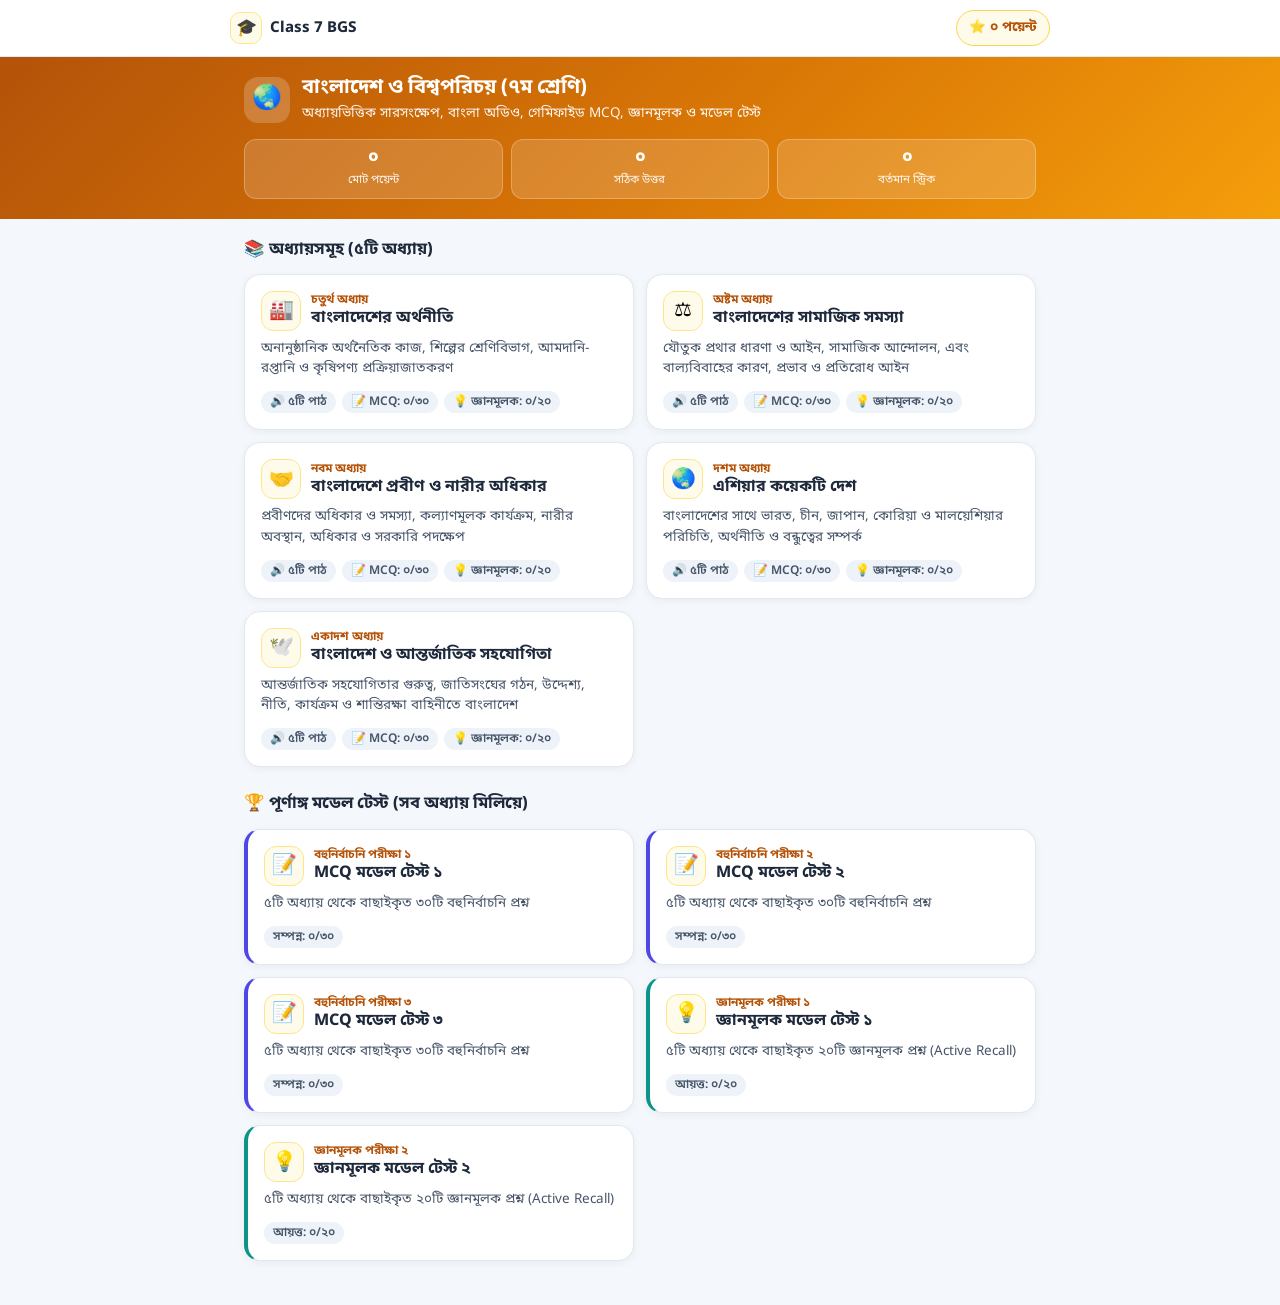
<file: subjects/bangladesh-global-studies/index.html>
<!DOCTYPE html>
<html lang="bn">
<head>
  <meta charset="UTF-8" />
  <meta name="viewport" content="width=device-width, initial-scale=1.0" />
  <title>বাংলাদেশ ও বিশ্বপরিচয় (৭ম শ্রেণি) — Class 7 Learning</title>
  <link rel="preconnect" href="https://fonts.googleapis.com" />
  <link rel="preconnect" href="https://fonts.gstatic.com" crossorigin />
  <link href="https://fonts.googleapis.com/css2?family=Noto+Sans+Bengali:wght@400;500;600;700&family=Plus+Jakarta+Sans:wght@400;600;700;800&display=swap" rel="stylesheet" />
  <style>
    :root {
      --bg-page: #f4f7fb;
      --bg-surface: #ffffff;
      --bg-subtle: #eef3fa;
      --text-primary: #1e293b;
      --text-secondary: #475569;
      --text-muted: #64748b;
      --border-color: #e2e8f0;
      --primary: #4f46e5;
      --primary-dark: #4338ca;
      --primary-light: #eef2ff;
      --subject-accent: #d97706;
      --subject-accent-dark: #b45309;
      --subject-accent-light: #fffbeb;
      --success: #10b981;
      --success-light: #ecfdf5;
      --warning: #f59e0b;
      --warning-light: #fffbeb;
      --danger: #ef4444;
      --danger-light: #fef2f2;
      --font-sans: "Plus Jakarta Sans", "Segoe UI", system-ui, -apple-system, sans-serif;
      --font-bangla: "Noto Sans Bengali", "Hind Siliguri", "SolaimanLipi", "Kalpurush", sans-serif;
      --radius-sm: 10px;
      --radius-md: 16px;
      --radius-lg: 22px;
      --radius-full: 9999px;
      --shadow-sm: 0 2px 8px rgba(15, 23, 42, 0.05);
      --shadow-md: 0 8px 24px rgba(15, 23, 42, 0.08);
    }

    * { box-sizing: border-box; margin: 0; padding: 0; }

    body {
      font-family: var(--font-bangla), var(--font-sans);
      background: var(--bg-page);
      color: var(--text-primary);
      font-size: 15.5px;
      line-height: 1.65;
      -webkit-font-smoothing: antialiased;
      overflow-x: hidden;
    }

    .container {
      width: 100%;
      max-width: 820px;
      margin: 0 auto;
      padding: 0 14px;
    }

    /* Sticky Header */
    .site-header {
      position: sticky;
      top: 0;
      z-index: 50;
      background: rgba(255, 255, 255, 0.94);
      backdrop-filter: blur(10px);
      border-bottom: 1px solid var(--border-color);
    }

    .header-inner {
      display: flex;
      align-items: center;
      justify-content: space-between;
      gap: 10px;
      min-height: 56px;
      padding: 8px 0;
    }

    .brand {
      display: inline-flex;
      align-items: center;
      gap: 8px;
      text-decoration: none;
      color: var(--text-primary);
      font-weight: 700;
      font-size: 15px;
      cursor: pointer;
      background: none;
      border: none;
      font-family: inherit;
    }

    .brand-badge {
      width: 32px;
      height: 32px;
      border-radius: 10px;
      background: var(--subject-accent-light);
      border: 1px solid #fde68a;
      display: inline-flex;
      align-items: center;
      justify-content: center;
      font-size: 17px;
      flex-shrink: 0;
    }

    .header-actions {
      display: flex;
      align-items: center;
      gap: 8px;
    }

    .nav-pill {
      display: inline-flex;
      align-items: center;
      gap: 5px;
      padding: 6px 12px;
      border-radius: var(--radius-full);
      background: var(--bg-subtle);
      color: var(--text-primary);
      font-size: 13px;
      font-weight: 600;
      border: 1px solid var(--border-color);
      cursor: pointer;
      font-family: inherit;
      transition: background 0.15s;
    }
    .nav-pill:hover { background: #e2e8f0; }

    .score-pill {
      display: inline-flex;
      align-items: center;
      gap: 5px;
      padding: 6px 12px;
      border-radius: var(--radius-full);
      background: var(--subject-accent-light);
      color: var(--subject-accent-dark);
      border: 1px solid #fcd34d;
      font-size: 13.5px;
      font-weight: 700;
    }

    /* Subject Banner */
    .subject-banner {
      background: linear-gradient(135deg, #b45309 0%, #d97706 55%, #f59e0b 100%);
      color: #ffffff;
      padding: 18px 0 20px;
      margin-bottom: 16px;
    }

    .subject-title-row {
      display: flex;
      align-items: center;
      gap: 12px;
    }

    .subject-title-icon {
      width: 46px;
      height: 46px;
      border-radius: 14px;
      background: rgba(255, 255, 255, 0.2);
      display: flex;
      align-items: center;
      justify-content: center;
      font-size: 24px;
      flex-shrink: 0;
    }

    .subject-banner h1 {
      font-size: 20px;
      font-weight: 700;
      line-height: 1.3;
    }

    .subject-banner p {
      font-size: 13.5px;
      opacity: 0.94;
      margin-top: 2px;
    }

    /* Stats Strip */
    .stats-strip {
      display: grid;
      grid-template-columns: repeat(3, 1fr);
      gap: 8px;
      margin-top: 14px;
    }

    .stat-box {
      background: rgba(255, 255, 255, 0.16);
      border: 1px solid rgba(255, 255, 255, 0.25);
      border-radius: 12px;
      padding: 8px 10px;
      text-align: center;
    }

    .stat-val {
      font-size: 17px;
      font-weight: 800;
      line-height: 1.2;
    }

    .stat-lbl {
      font-size: 11.5px;
      opacity: 0.92;
      margin-top: 2px;
    }

    /* Cards & Layout */
    .main-wrap {
      padding-bottom: 44px;
    }

    .section-heading {
      font-size: 16.5px;
      font-weight: 700;
      color: var(--text-primary);
      margin: 18px 0 10px;
      display: flex;
      align-items: center;
      gap: 8px;
    }

    .chapter-grid {
      display: grid;
      grid-template-columns: 1fr;
      gap: 12px;
    }

    @media (min-width: 640px) {
      .chapter-grid { grid-template-columns: repeat(2, 1fr); }
    }

    .chapter-card {
      background: var(--bg-surface);
      border: 1px solid var(--border-color);
      border-radius: var(--radius-md);
      padding: 16px;
      box-shadow: var(--shadow-sm);
      cursor: pointer;
      transition: transform 0.15s, box-shadow 0.15s, border-color 0.15s;
      display: flex;
      flex-direction: column;
      gap: 8px;
      text-align: left;
      width: 100%;
      font-family: inherit;
    }

    .chapter-card:hover {
      transform: translateY(-2px);
      box-shadow: var(--shadow-md);
      border-color: #fbbf24;
    }

    .chapter-card-top {
      display: flex;
      align-items: center;
      gap: 10px;
    }

    .chapter-icon {
      width: 40px;
      height: 40px;
      border-radius: 12px;
      background: var(--subject-accent-light);
      border: 1px solid #fde68a;
      display: flex;
      align-items: center;
      justify-content: center;
      font-size: 20px;
      flex-shrink: 0;
    }

    .chapter-num {
      font-size: 12px;
      font-weight: 700;
      color: var(--subject-accent-dark);
      text-transform: uppercase;
    }

    .chapter-title {
      font-size: 16px;
      font-weight: 700;
      color: var(--text-primary);
      line-height: 1.35;
    }

    .chapter-desc {
      font-size: 13.5px;
      color: var(--text-secondary);
      line-height: 1.5;
    }

    .chapter-badges {
      display: flex;
      flex-wrap: wrap;
      gap: 6px;
      margin-top: 4px;
    }

    .mini-badge {
      font-size: 12px;
      font-weight: 600;
      padding: 3px 9px;
      border-radius: var(--radius-full);
      background: var(--bg-subtle);
      color: var(--text-secondary);
    }

    .mini-badge.done {
      background: var(--success-light);
      color: #065f46;
    }

    /* Model Test Cards */
    .mt-card {
      border-left: 4px solid var(--primary);
    }
    .mt-card.gan {
      border-left-color: #0d9488;
    }

    /* Content Card */
    .content-card {
      background: var(--bg-surface);
      border: 1px solid var(--border-color);
      border-radius: var(--radius-md);
      padding: 16px;
      box-shadow: var(--shadow-sm);
      margin-bottom: 14px;
    }

    .topic-header-card {
      border-left: 4px solid var(--subject-accent);
    }

    .topic-header-card h2 {
      font-size: 17.5px;
      font-weight: 700;
      line-height: 1.35;
    }

    .topic-subtitle {
      font-size: 13.5px;
      color: var(--text-secondary);
      margin-top: 3px;
    }

    /* Tabs */
    .main-tabs {
      display: grid;
      grid-template-columns: repeat(3, 1fr);
      gap: 6px;
      background: var(--bg-surface);
      padding: 6px;
      border-radius: var(--radius-md);
      border: 1px solid var(--border-color);
      margin-bottom: 14px;
      box-shadow: var(--shadow-sm);
    }

    .tab-btn {
      padding: 10px 6px;
      border: none;
      border-radius: var(--radius-sm);
      background: transparent;
      color: var(--text-secondary);
      font-family: inherit;
      font-size: 13.5px;
      font-weight: 700;
      cursor: pointer;
      transition: all 0.15s;
      min-height: 44px;
    }

    .tab-btn.active {
      background: var(--subject-accent);
      color: #ffffff;
      box-shadow: 0 2px 6px rgba(217, 119, 6, 0.25);
    }

    /* Sub-section Pills (৫টি পর্ব) */
    .part-pills {
      display: flex;
      flex-wrap: wrap;
      gap: 6px;
      margin-bottom: 14px;
    }

    .part-pill {
      flex: 1 1 auto;
      min-width: 72px;
      padding: 8px 10px;
      border-radius: var(--radius-full);
      border: 1px solid var(--border-color);
      background: var(--bg-surface);
      color: var(--text-secondary);
      font-family: inherit;
      font-size: 13px;
      font-weight: 700;
      cursor: pointer;
      text-align: center;
      transition: all 0.15s;
    }

    .part-pill.active {
      background: var(--text-primary);
      color: #ffffff;
      border-color: var(--text-primary);
    }

    .part-pill.completed {
      border-color: var(--success);
      color: #065f46;
      background: var(--success-light);
    }
    .part-pill.completed.active {
      background: var(--success);
      color: #ffffff;
    }

    /* Audio Toolbar */
    .audio-bar {
      display: flex;
      flex-wrap: wrap;
      align-items: center;
      justify-content: space-between;
      gap: 8px;
      background: var(--subject-accent-light);
      border: 1px solid #fde68a;
      border-radius: var(--radius-md);
      padding: 10px 12px;
      margin-bottom: 14px;
    }

    .audio-bar-label {
      font-size: 13px;
      font-weight: 700;
      color: var(--subject-accent-dark);
    }

    .speed-group {
      display: inline-flex;
      gap: 4px;
      align-items: center;
    }

    .speed-btn {
      padding: 4px 9px;
      border-radius: var(--radius-full);
      border: 1px solid #fcd34d;
      background: #ffffff;
      color: var(--text-primary);
      font-size: 12px;
      font-weight: 700;
      cursor: pointer;
      font-family: inherit;
    }

    .speed-btn.active {
      background: var(--subject-accent);
      color: #ffffff;
      border-color: var(--subject-accent);
    }

    /* Summary Cards */
    .summary-card {
      transition: border-color 0.2s, box-shadow 0.2s;
    }

    .summary-card.is-speaking {
      border-color: var(--subject-accent);
      box-shadow: 0 0 0 3px rgba(217, 119, 6, 0.15);
    }

    .summary-card-head {
      display: flex;
      align-items: flex-start;
      justify-content: space-between;
      gap: 10px;
      margin-bottom: 10px;
      padding-bottom: 10px;
      border-bottom: 1px solid var(--border-color);
    }

    .summary-card-title {
      font-size: 15.5px;
      font-weight: 700;
      color: var(--text-primary);
      line-height: 1.4;
    }

    .points-list {
      list-style: none;
      display: flex;
      flex-direction: column;
      gap: 8px;
    }

    .points-list li {
      position: relative;
      padding-left: 18px;
      font-size: 15px;
      color: var(--text-primary);
      line-height: 1.65;
    }

    .points-list li::before {
      content: "•";
      position: absolute;
      left: 3px;
      top: 0;
      color: var(--subject-accent);
      font-weight: 800;
      font-size: 18px;
    }

    /* Buttons */
    .btn {
      display: inline-flex;
      align-items: center;
      justify-content: center;
      gap: 6px;
      min-height: 44px;
      padding: 8px 14px;
      border-radius: var(--radius-sm);
      border: 1px solid transparent;
      font-family: inherit;
      font-size: 14px;
      font-weight: 700;
      cursor: pointer;
      transition: all 0.15s;
    }

    .btn-sm {
      min-height: 36px;
      padding: 6px 12px;
      font-size: 13px;
    }

    .btn-primary {
      background: var(--subject-accent);
      color: #ffffff;
    }
    .btn-primary:hover { background: var(--subject-accent-dark); }

    .btn-secondary {
      background: var(--bg-subtle);
      color: var(--text-primary);
      border-color: var(--border-color);
    }
    .btn-secondary:hover { background: #e2e8f0; }

    .btn-success {
      background: var(--success);
      color: #ffffff;
    }

    .btn-danger {
      background: var(--danger);
      color: #ffffff;
    }

    /* Progress Bar */
    .progress-wrap {
      margin-bottom: 14px;
    }

    .progress-meta {
      display: flex;
      justify-content: space-between;
      align-items: center;
      font-size: 13px;
      font-weight: 600;
      color: var(--text-secondary);
      margin-bottom: 6px;
    }

    .progress-track {
      width: 100%;
      height: 8px;
      border-radius: var(--radius-full);
      background: var(--border-color);
      overflow: hidden;
    }

    .progress-fill {
      height: 100%;
      background: var(--subject-accent);
      border-radius: var(--radius-full);
      transition: width 0.25s ease;
    }

    /* MCQ Styles */
    .mcq-item {
      background: var(--bg-surface);
      border: 1px solid var(--border-color);
      border-radius: var(--radius-md);
      padding: 15px;
      margin-bottom: 12px;
      box-shadow: var(--shadow-sm);
    }

    .mcq-source-tag {
      display: inline-block;
      font-size: 11.5px;
      font-weight: 700;
      padding: 2px 8px;
      border-radius: var(--radius-full);
      background: var(--primary-light);
      color: var(--primary-dark);
      margin-bottom: 6px;
    }

    .mcq-q {
      font-size: 15.5px;
      font-weight: 700;
      color: var(--text-primary);
      margin-bottom: 12px;
      line-height: 1.5;
    }

    .practice-options {
      display: grid;
      grid-template-columns: 1fr;
      gap: 8px;
    }

    @media (min-width: 540px) {
      .practice-options { grid-template-columns: 1fr 1fr; }
    }

    .option-btn {
      width: 100%;
      min-height: 44px;
      padding: 10px 12px;
      border-radius: var(--radius-sm);
      border: 1.5px solid var(--border-color);
      background: #ffffff;
      color: var(--text-primary);
      font-family: inherit;
      font-size: 14.5px;
      font-weight: 500;
      text-align: left;
      cursor: pointer;
      display: flex;
      align-items: flex-start;
      gap: 8px;
      line-height: 1.45;
      transition: all 0.15s;
    }

    .option-btn:hover:not(:disabled) {
      border-color: var(--subject-accent);
      background: var(--subject-accent-light);
    }

    .option-btn.is-correct {
      background: var(--success-light);
      border-color: var(--success);
      color: #065f46;
      font-weight: 700;
    }

    .option-btn.is-wrong {
      background: var(--danger-light);
      border-color: var(--danger);
      color: #991b1b;
    }

    .option-letter {
      font-weight: 700;
      color: var(--subject-accent-dark);
      flex-shrink: 0;
    }

    .practice-feedback {
      margin-top: 10px;
      padding: 10px 12px;
      border-radius: var(--radius-sm);
      font-size: 13.5px;
      line-height: 1.55;
    }

    .practice-feedback.ok {
      background: var(--success-light);
      border: 1px solid #a7f3d0;
      color: #065f46;
    }

    .practice-feedback.err {
      background: var(--danger-light);
      border: 1px solid #fecaca;
      color: #991b1b;
    }

    /* Ganmulok (Active Recall) */
    .qa-item {
      background: var(--bg-surface);
      border: 1px solid var(--border-color);
      border-radius: var(--radius-md);
      padding: 15px;
      margin-bottom: 12px;
      box-shadow: var(--shadow-sm);
    }

    .qa-question {
      font-size: 15.5px;
      font-weight: 700;
      color: var(--text-primary);
      line-height: 1.5;
      margin-bottom: 10px;
    }

    .qa-answer {
      margin-top: 10px;
      padding: 12px;
      border-radius: var(--radius-sm);
      background: var(--bg-subtle);
      border-left: 3px solid var(--subject-accent);
      font-size: 14.5px;
      color: var(--text-primary);
      line-height: 1.6;
      display: none;
    }

    .qa-answer.is-open {
      display: block;
    }

    .qa-actions {
      display: flex;
      flex-wrap: wrap;
      align-items: center;
      gap: 8px;
    }

    .qa-rate-row {
      display: flex;
      flex-wrap: wrap;
      gap: 8px;
      margin-top: 10px;
    }

    .qa-status-badge {
      display: inline-flex;
      align-items: center;
      gap: 4px;
      font-size: 12.5px;
      font-weight: 700;
      padding: 4px 10px;
      border-radius: var(--radius-full);
    }
    .qa-status-badge.known { background: var(--success-light); color: #065f46; }
    .qa-status-badge.missed { background: var(--danger-light); color: #991b1b; }

    /* Toolbar Row */
    .toolbar-row {
      display: flex;
      flex-wrap: wrap;
      align-items: center;
      justify-content: space-between;
      gap: 8px;
      margin-bottom: 12px;
    }

    /* Toast Notice */
    .toast-notice {
      position: fixed;
      bottom: 18px;
      left: 50%;
      transform: translateX(-50%);
      background: #1e293b;
      color: #ffffff;
      padding: 10px 16px;
      border-radius: var(--radius-full);
      font-size: 13.5px;
      font-weight: 600;
      box-shadow: var(--shadow-md);
      z-index: 100;
      max-width: 92vw;
      text-align: center;
      display: none;
    }
    .toast-notice.show { display: block; }

    .hidden { display: none !important; }
  </style>
</head>
<body>

  <header class="site-header">
    <div class="container header-inner">
      <button type="button" class="brand" id="btnHomeBrand">
        <span class="brand-badge" aria-hidden="true">🎓</span>
        <span>Class 7 BGS</span>
      </button>
      <div class="header-actions">
        <button type="button" class="nav-pill hidden" id="btnBackHome">&larr; সব অধ্যায়</button>
        <span class="score-pill" id="headerPoints">⭐ ০ পয়েন্ট</span>
      </div>
    </div>
  </header>

  <section class="subject-banner">
    <div class="container">
      <div class="subject-title-row">
        <div class="subject-title-icon" aria-hidden="true">🌏</div>
        <div>
          <h1>বাংলাদেশ ও বিশ্বপরিচয় (৭ম শ্রেণি)</h1>
          <p id="bannerSubtitle">অধ্যায়ভিত্তিক সারসংক্ষেপ, অডিও, গেমিফাইড MCQ, জ্ঞানমূলক ও মডেল টেস্ট</p>
        </div>
      </div>
      <div class="stats-strip">
        <div class="stat-box">
          <div class="stat-val" id="statPoints">০</div>
          <div class="stat-lbl">মোট পয়েন্ট</div>
        </div>
        <div class="stat-box">
          <div class="stat-val" id="statCorrect">০</div>
          <div class="stat-lbl">সঠিক উত্তর</div>
        </div>
        <div class="stat-box">
          <div class="stat-val" id="statStreak">০</div>
          <div class="stat-lbl">বর্তমান স্ট্রিক</div>
        </div>
      </div>
    </div>
  </section>

  <main class="container main-wrap" id="appMain"></main>

  <div class="toast-notice" id="toastNotice" role="status" aria-live="polite"></div>

  <script>
    const APP_DATA = {"chapters": [{"id": "ch4", "number": "চতুর্থ অধ্যায়", "title": "বাংলাদেশের অর্থনীতি", "shortTitle": "অধ্যায় ৪: বাংলাদেশের অর্থনীতি", "icon": "🏭", "desc": "অনানুষ্ঠানিক অর্থনৈতিক কাজ, শিল্পের শ্রেণিবিভাগ, আমদানি-রপ্তানি ও কৃষিপণ্য প্রক্রিয়াজাতকরণ", "summaries": [{"title": "পাঠ ১: গ্রাম ও শহরের অনানুষ্ঠানিক অর্থনৈতিক কার্যাবলি", "points": ["অর্থনৈতিক মূল্য রয়েছে এমন যেকোনো কাজ, সেবা বা বিনিময়কে অর্থনৈতিক কার্যক্রম বলে।", "যেসব কাজের পূর্ব মজুরি নির্ধারিত নয়, করের আওতায় আনা কঠিন এবং সরকার কর্তৃক নিয়ন্ত্রিত নয়—তাকে অনানুষ্ঠানিক কার্যক্রম বা অর্থনীতির প্রথাগত খাত বলে।", "গ্রামের অনানুষ্ঠানিক কাজ: নিজের জমিতে চাষাবাদ, কামার-কুমারের কাজ, কুটির শিল্প, ছোটোখাটো দোকান। দেশের মোট খাদ্য চাহিদার বড় অংশ কৃষকরাই উৎপাদন করেন।", "শহরের অনানুষ্ঠানিক কাজ: ছোটো দোকান, ফুটপাতে হকারি, ফেরিওয়ালা, রিকশা বা ঠেলাগাড়ি চালক, মুটে, মিস্ত্রি, জোগালি ও বাসাবাড়ির কাজ।", "উচ্চবিত্ত ও মধ্যবিত্ত শ্রেণির লোকেরা সাধারণত সরকারি-বেসরকারি চাকরি ও ব্যবসা-বাণিজ্যের মতো আনুষ্ঠানিক কাজে নিয়োজিত থাকেন।"]}, {"title": "পাঠ ২: বাংলাদেশের শিল্প (শিল্পনীতি ২০১৬ অনুযায়ী)", "points": ["পাকিস্তান আমলে নারায়ণগঞ্জে প্রতিষ্ঠিত হয় পৃথিবীর সর্ববৃহৎ পাটকল 'আদমজি জুট মিলস'।", "বৃহৎ শিল্প: জমি ও কারখানা ভবন ব্যতীত স্থায়ী সম্পদ ৫০ কোটি টাকার অধিক কিংবা ৩০০ জনের অধিক শ্রমিক (তৈরি পোশাক/শ্রমঘন ব্যতীত)। যেমন: পাট, বস্ত্র, চিনি, সিমেন্ট, সার, রেল, বিদ্যুৎ।", "মাঝারি শিল্প: স্থায়ী সম্পদ ১৫ কোটি টাকার অধিক থেকে ৫০ কোটি টাকা কিংবা ১২১ থেকে ৩০০ জন শ্রমিক। যেমন: হালকা ইঞ্জিনিয়ারিং, সিল্ক, সিরামিক, কোল্ডস্টোরেজ বা হিমাগার।", "ক্ষুদ্র শিল্প: স্থায়ী সম্পদ ৭৫ লক্ষ টাকা থেকে ১৫ কোটি টাকা কিংবা ৩১ থেকে ১২০ জন শ্রমিক। যেমন: চাল কল, ছোটো জুতা বা প্লাস্টিক কারখানা, খাদ্য প্রক্রিয়াজাত শিল্প।", "কুটিরশিল্প: মালিক নিজে বা পরিবারের সদস্যরা উৎপাদন ও বিপণন করেন। যেমন: তাঁতবস্ত্র, মাটির জিনিস, বাঁশ-বেত-কাঠের কাজ, মিষ্টির প্যাকেট ও আগরবাতি।"]}, {"title": "পাঠ ২ (অংশ ২): শিল্পের অবদান ও সম্ভাবনা", "points": ["তৈরি পোশাক শিল্পের প্রসার লক্ষ লক্ষ মানুষ বিশেষ করে নারীদের জন্য কর্মসংস্থানের সুযোগ তৈরি করেছে।", "বাংলাদেশে অপেক্ষাকৃত কম মজুরিতে দক্ষ ও অদক্ষ শ্রমিক পাওয়া যায়, যা বিদেশি বিনিয়োগকারীদের আকৃষ্ট করে।", "বিদেশি বিনিয়োগ বাড়াতে সরকার রপ্তানি প্রক্রিয়াকরণ অঞ্চল (EPZ) প্রতিষ্ঠা এবং 'ওয়ান স্টপ সার্ভিস' চালু করেছে।", "শিল্পের উন্নয়নে নিরাপদ কর্মপরিবেশ, শ্রমিক অধিকার রক্ষা এবং পরিবেশ দূষণ রোধে সরকারি নজরদারি জরুরি।"]}, {"title": "পাঠ ৩: বাংলাদেশের আমদানি ও রপ্তানি", "points": ["বিদেশ থেকে পণ্য আনা হলো আমদানি এবং বিদেশে পণ্য পাঠানো হলো রপ্তানি—এই দুইয়ের নাম বৈদেশিক বাণিজ্য। যে দেশের আমদানির চেয়ে রপ্তানি বেশি, তাকে উন্নত দেশ ধরা হয়।", "আন্তর্জাতিক বাণিজ্য তদারকি করে বিশ্ব বাণিজ্য সংস্থা (WTO) এবং আঞ্চলিক সংস্থা দক্ষিণ এশীয় মুক্ত বাণিজ্য এলাকা (SAFTA)।", "প্রধান আমদানি পণ্য: চাল, গম, ডাল, তৈলবীজ, তুলা, অপরিশোধিত পেট্রোল, ভোজ্যতেল, সার, যন্ত্রপাতি ও সুতা। ২০২৩-২৪ অর্থবছরে আমদানি ব্যয় ৬৬,৭২৫ মিলিয়ন ডলার (সবচেয়ে বেশি চীন থেকে)।", "প্রধান রপ্তানি পণ্য: তৈরি পোশাক (শীর্ষে), কাঁচা পাট ও পাটজাত দ্রব্য, হিমায়িত চিংড়ি, ওষুধ, চা ও চামড়াজাত দ্রব্য। ২০২৩-২৪ অর্থবছরে রপ্তানি আয় ৪৪,৪৭৫ মিলিয়ন ডলার (বড় ক্রেতা যুক্তরাষ্ট্র)।", "বাংলাদেশি বিজ্ঞানীরা পাটের 'জেনোম' বা জন্মরহস্য আবিষ্কার করায় পাট রপ্তানির সম্ভাবনা আবার উজ্জ্বল হয়েছে।"]}, {"title": "পাঠ ৪: কৃষিপণ্য প্রক্রিয়াজাতকরণ শিল্প", "points": ["বিজ্ঞান ও প্রযুক্তি ব্যবহার করে যেকোনো পণ্যকে অন্য পণ্যে রূপান্তর ও সংরক্ষণের প্রক্রিয়াকে প্রক্রিয়াজাতকরণ বলে।", "সনাতন পদ্ধতিতে মুড়ি, চিড়া, শুঁটকি, পিঠা, চাল, দই, মাঠা তৈরি হতো; কিন্তু এতে সংরক্ষণ ও স্বাস্থ্যসম্মত পরীক্ষার সমস্যা ছিল।", "আধুনিক পদ্ধতিতে পাটখড়ি থেকে পারটেক্স, টমেটো সংরক্ষণে কোল্ড স্টোরেজ, টিনজাত মাছ এবং দুধ থেকে মিষ্টি, দই, মাখন ও পনির তৈরি হচ্ছে।", "প্রক্রিয়াজাতকরণ শিল্পের সমস্যা: প্রযুক্তিজ্ঞান ও গবেষণার অভাব, দক্ষ উদ্যোক্তা ও শ্রমিকের অভাব, পরিবহণ ত্রুটি, ব্যবস্থাপনা ও সংরক্ষণের অভাব। যেকোনো উন্নয়নকে হতে হবে টেকসই।"]}], "mcqs": [{"q": "কোন অর্থনৈতিক কার্যক্রমকে অর্থনীতির প্রথাগত খাত বলা হয়?", "opts": ["আনুষ্ঠানিক খাত", "অনানুষ্ঠানিক খাত", "ব্যাংকিং খাত", "রপ্তানি খাত"], "ans": 1, "exp": "অতীতকাল থেকে চলে আসছে বলে অনানুষ্ঠানিক কার্যক্রমকে অর্থনীতির প্রথাগত খাতও বলা হয়।"}, {"q": "নিচের কোনটি অনানুষ্ঠানিক অর্থনৈতিক কাজের উদাহরণ?", "opts": ["সরকারি চাকরি", "ব্যাংকিং সেবা", "ফুটপাতে হকারি", "বেসরকারি অফিস চাকরি"], "ans": 2, "exp": "ফুটপাতে হকারি, নিজের জমিতে কাজ, কামার-কুমারের কাজ ইত্যাদি অনানুষ্ঠানিক অর্থনৈতিক কাজ।"}, {"q": "গ্রামের মানুষের জীবিকার প্রধান উৎস কী?", "opts": ["শিল্প", "কৃষি", "চাকরি", "বৈদেশিক বাণিজ্য"], "ans": 1, "exp": "বাংলাদেশ কৃষিপ্রধান দেশ এবং গ্রামের অধিকাংশ মানুষের জীবিকার প্রধান উৎস কৃষি।"}, {"q": "শহরের উচ্চবিত্ত ও মধ্যবিত্ত শ্রেণির লোকেরা সাধারণত কোন কাজে নিয়োজিত?", "opts": ["অনানুষ্ঠানিক কাজে", "আনুষ্ঠানিক কাজে", "ভাসমান কাজে", "কুটির শিল্পে"], "ans": 1, "exp": "উচ্চবিত্ত ও মধ্যবিত্তরা সাধারণত সরকারি-বেসরকারি চাকরি ও ব্যবসা-বাণিজ্যের মতো আনুষ্ঠানিক কাজে নিয়োজিত।"}, {"q": "পৃথিবীর সর্ববৃহৎ পাটকল 'আদমজি জুট মিলস' কোথায় প্রতিষ্ঠিত হয়েছিল?", "opts": ["খুলনায়", "চট্টগ্রামে", "নারায়ণগঞ্জে", "ঢাকায়"], "ans": 2, "exp": "পাকিস্তান সৃষ্টির পর পূর্ববাংলার নারায়ণগঞ্জে পৃথিবীর সর্ববৃহৎ পাটকল আদমজি জুট মিলস প্রতিষ্ঠিত হয়।"}, {"q": "বাংলাদেশের অর্থনীতির মূল চালিকাশক্তি হিসেবে প্রথম থেকেই কোন খাতের ওপর নির্ভরতা বেশি?", "opts": ["অনানুষ্ঠানিক খাত", "তথ্যপ্রযুক্তি খাত", "ভারী শিল্প খাত", "পর্যটন খাত"], "ans": 0, "exp": "প্রথম থেকেই বাংলাদেশের অর্থনীতি অনানুষ্ঠানিক খাতের ওপর বেশি নির্ভরশীল।"}, {"q": "শিল্পনীতি ২০১৬ অনুযায়ী বৃহৎ শিল্পের স্থায়ী সম্পদের মূল্য কত টাকার অধিক?", "opts": ["১৫ কোটি টাকা", "৩০ কোটি টাকা", "৫০ কোটি টাকা", "৭৫ লক্ষ টাকা"], "ans": 2, "exp": "শিল্পনীতি ২০১৬ অনুযায়ী জমি ও ভবন ব্যতীত স্থায়ী সম্পদের মূল্য ৫০ কোটি টাকার অধিক হলে তা বৃহৎ শিল্প।"}, {"q": "তৈরি পোশাক/শ্রমঘন শিল্প ব্যতীত বৃহৎ শিল্পে কতজনের অধিক শ্রমিক নিয়োজিত থাকে?", "opts": ["১২০ জন", "২০০ জন", "৩০০ জন", "৫০০ জন"], "ans": 2, "exp": "বৃহৎ শিল্প প্রতিষ্ঠানে ৩০০ জনের অধিক শ্রমিক নিয়োজিত থাকে।"}, {"q": "মাঝারি শিল্পে কতজন শ্রমিক নিয়োজিত থাকে?", "opts": ["৩১-১২০ জন", "১২১-৩০০ জন", "১০-৩০ জন", "৩০০ জনের বেশি"], "ans": 1, "exp": "মাঝারি শিল্পে ১২১ থেকে ৩০০ জন শ্রমিক নিয়োজিত থাকে এবং স্থায়ী সম্পদ ১৫ থেকে ৫০ কোটি টাকা।"}, {"q": "ক্ষুদ্র শিল্পে স্থায়ী সম্পদের মূল্য কত টাকা?", "opts": ["১০ লক্ষ থেকে ৫০ লক্ষ", "৭৫ লক্ষ থেকে ১৫ কোটি", "১৫ কোটি থেকে ৫০ কোটি", "৫০ কোটি টাকার বেশি"], "ans": 1, "exp": "ক্ষুদ্র শিল্পে স্থায়ী সম্পদের মূল্য ৭৫ লক্ষ টাকা থেকে ১৫ কোটি টাকা এবং শ্রমিক ৩১-১২০ জন।"}, {"q": "কোল্ডস্টোরেজ বা হিমাগার কোন ধরনের শিল্পের উদাহরণ?", "opts": ["ক্ষুদ্র শিল্প", "কুটির শিল্প", "মাঝারি শিল্প", "বৃহৎ শিল্প"], "ans": 2, "exp": "হালকা ইঞ্জিনিয়ারিং, সিল্ক, সিরামিক ও কোল্ডস্টোরেজ মাঝারি শিল্পের উদাহরণ।"}, {"q": "তাঁতবস্ত্র, মাটির জিনিসপত্র ও আগরবাতি কোন শিল্পের অন্তর্ভুক্ত?", "opts": ["ক্ষুদ্র শিল্প", "মাঝারি শিল্প", "কুটির শিল্প", "বৃহৎ শিল্প"], "ans": 2, "exp": "মালিক নিজে বা পরিবারের সদস্যরা মিলে উৎপাদন ও বিপণন করলে তা কুটিরশিল্প, যেমন: তাঁতবস্ত্র ও আগরবাতি।"}, {"q": "কোন শিল্পের প্রসার বাংলাদেশে বিশেষ করে নারীদের জন্য বিশাল কর্মসংস্থানের সুযোগ করেছে?", "opts": ["পাট শিল্প", "তৈরি পোশাক শিল্প", "চিনি শিল্প", "সার শিল্প"], "ans": 1, "exp": "সাম্প্রতিককালে তৈরি পোশাক শিল্পের প্রসার লক্ষ লক্ষ নারীর কর্মসংস্থানের সুযোগ করে দিয়েছে।"}, {"q": "বিদেশি বিনিয়োগকারীদের আকৃষ্ট করতে সরকার দেশে কী প্রতিষ্ঠা করেছে?", "opts": ["EPZ", "WTO", "SAFTA", "BSEC"], "ans": 0, "exp": "বিদেশি বিনিয়োগকারীদের আকৃষ্ট করতে সরকার দেশে কয়েকটি রপ্তানি প্রক্রিয়াকরণ অঞ্চল (EPZ) প্রতিষ্ঠা করেছে।"}, {"q": "WTO-এর পূর্ণরূপ কী?", "opts": ["World Transport Organisation", "World Trade Organisation", "World Tax Office", "Western Trade Organisation"], "ans": 1, "exp": "WTO-এর পূর্ণরূপ হলো World Trade Organisation (বিশ্ব বাণিজ্য সংস্থা)।"}, {"q": "SAFTA-এর পূর্ণরূপ কী?", "opts": ["South Asian Free Trade Area", "South Asian Food Trade Act", "South African Free Trade Area", "Southern Asia Finance Trade"], "ans": 0, "exp": "SAFTA হলো South Asian Free Trade Area (দক্ষিণ এশীয় মুক্ত বাণিজ্য এলাকা)।"}, {"q": "কোন ধরনের দেশকে উন্নত দেশ ধরা হয়?", "opts": ["যাদের রপ্তানির চেয়ে আমদানি বেশি", "যাদের আমদানির চেয়ে রপ্তানি বেশি", "যারা শুধু কৃষি কাজ করে", "যারা কোনো বাণিজ্য করে না"], "ans": 1, "exp": "যে দেশের আমদানির চেয়ে রপ্তানির পরিমাণ বেশি তাকে উন্নত দেশ ধরা হয়।"}, {"q": "শিল্পখাতে বিদেশি বিনিয়োগ উৎসাহিত করতে সরকার কোন সেবা চালু করেছে?", "opts": ["ওয়ান স্টপ সার্ভিস", "টোল ফ্রি সার্ভিস", "হোম ডেলিভারি", "অনলাইন ব্যাংকিং"], "ans": 0, "exp": "বন্দর সুবিধা, বিদ্যুৎ-গ্যাস উন্নতির পাশাপাশি সরকার ওয়ান স্টপ সার্ভিস চালু করেছে।"}, {"q": "২০২৩-২০২৪ অর্থবছরে বাংলাদেশ মোট কত মিলিয়ন ডলারের পণ্য আমদানি করেছে?", "opts": ["৪৪,৪৭৫ মিলিয়ন ডলার", "৫৬,০৬০ মিলিয়ন ডলার", "৬৬,৭২৫ মিলিয়ন ডলার", "৪০,৭৩২ মিলিয়ন ডলার"], "ans": 2, "exp": "২০২৩-২৪ অর্থবছরে বাংলাদেশ ৬৬,৭২৫ মিলিয়ন মার্কিন ডলারের পণ্য সামগ্রী আমদানি করেছে।"}, {"q": "বাংলাদেশ সবচেয়ে বেশি পণ্য আমদানি করে কোন দেশ থেকে?", "opts": ["ভারত", "জাপান", "চীন", "যুক্তরাষ্ট্র"], "ans": 2, "exp": "২০২৩-২৪ অর্থবছরের তথ্য অনুযায়ী বাংলাদেশ সবচেয়ে বেশি পণ্য আমদানি করেছে চীন থেকে।"}, {"q": "২০২৩-২০২৪ অর্থবছরে বাংলাদেশের মোট রপ্তানি আয় কত ছিল?", "opts": ["৪০,৫৪০ মিলিয়ন ডলার", "৪৪,৪৭৫ মিলিয়ন ডলার", "৬৬,৭২৫ মিলিয়ন ডলার", "৩৪,৬৫৬ মিলিয়ন ডলার"], "ans": 1, "exp": "২০২৩-২৪ অর্থবছরে বাংলাদেশের মোট রপ্তানি আয় হয়েছে ৪৪,৪৭৫ মিলিয়ন মার্কিন ডলার।"}, {"q": "বাংলাদেশের রপ্তানি আয়ে বর্তমানে শীর্ষে রয়েছে কোন খাত?", "opts": ["পাট খাত", "তৈরি পোশাক খাত", "হিমায়িত চিংড়ি", "ওষুধ শিল্প"], "ans": 1, "exp": "২০২৩-২৪ অর্থবছরে রপ্তানি আয়ে শীর্ষে ছিল তৈরি পোশাক খাত।"}, {"q": "বাংলাদেশের রপ্তানি পণ্যের সবচেয়ে বড় ক্রেতা কোন দেশ?", "opts": ["চীন", "যুক্তরাজ্য", "যুক্তরাষ্ট্র", "জার্মানি"], "ans": 2, "exp": "বাংলাদেশের পণ্যের বড়ো ক্রেতা হলো যুক্তরাষ্ট্র।"}, {"q": "বাংলাদেশি বিজ্ঞানীরা সম্প্রতি কোন ফসলের 'জেনোম' বা জন্মরহস্য আবিষ্কার করেছেন?", "opts": ["ধান", "পাট", "গম", "চা"], "ans": 1, "exp": "বাংলাদেশি বিজ্ঞানীদের দ্বারা পাটের 'জেনোম' বা জন্মরহস্য আবিষ্কার হওয়ায় পাট রপ্তানির সম্ভাবনা বেড়েছে।"}, {"q": "বিজ্ঞান ও প্রযুক্তি ব্যবহার করে পণ্যকে অন্য পণ্যে রূপান্তর ও সংরক্ষণের প্রক্রিয়াকে কী বলে?", "opts": ["বিপণন", "প্রক্রিয়াজাতকরণ", "আমদানি", "শিল্পায়ন"], "ans": 1, "exp": "বিজ্ঞান ও প্রযুক্তি ব্যবহার করে যেকোনো পণ্যকে অন্য পণ্যে রূপান্তর ও সংরক্ষণের প্রক্রিয়াকে প্রক্রিয়াজাতকরণ বলে।"}, {"q": "নিচের কোনটি সনাতন পদ্ধতির খাদ্য প্রক্রিয়াজাতকরণের উদাহরণ?", "opts": ["টিনজাত মাছ", "পারটেক্স তৈরি", "মুড়ি, চিড়া ও শুঁটকি", "পাস্তুরিত দুধ"], "ans": 2, "exp": "পূর্বের সনাতন পদ্ধতিতে মানুষ মুড়ি, চিড়া, শুঁটকি, পিঠা, চাল, দই ও মাঠা তৈরি করতো।"}, {"q": "পাটখড়ি প্রক্রিয়াজাত করে নিচের কোন পণ্যটি তৈরি করা হয়?", "opts": ["কাগজ", "পারটেক্স", "সুতা", "প্লাস্টিক"], "ans": 1, "exp": "পাটখড়ি থেকে পারটেক্স প্রক্রিয়াজাতকরণ শিল্প গড়ে দেশ লাভবান হচ্ছে।"}, {"q": "টমেটো সারা বছর সংরক্ষণের জন্য কী তৈরি করা হচ্ছে?", "opts": ["হিমায়িত কারখানা", "কোল্ড স্টোরেজ", "গুদাম ঘর", "সাইলো"], "ans": 1, "exp": "টমেটো সংরক্ষণ করার জন্য কোল্ড স্টোরেজ তৈরি হচ্ছে, ফলে ক্রেতারা সারা বছর টমেটো পাচ্ছেন।"}, {"q": "দুধ প্রক্রিয়াজাত শিল্প থেকে নিচের কোনটি তৈরি সম্ভব হচ্ছে?", "opts": ["মিষ্টি, দই, মাখন ও পনির", "পারটেক্স", "ভোজ্যতেল", "চিনি"], "ans": 0, "exp": "দুধের প্রক্রিয়াজাত শিল্প থেকে মিষ্টি, দই, মাখন, পনিরসহ শিশু খাদ্যের জোগান দেওয়া সম্ভব হচ্ছে।"}, {"q": "কৃষিপণ্য প্রক্রিয়াজাতকরণ শিল্পের যেকোনো উন্নয়ন কেমন হতে হবে?", "opts": ["ব্যয়বহুল", "দ্রুত", "টেকসই", "সাময়িক"], "ans": 2, "exp": "অতিরিক্ত সার, কীটনাশক ও বিদ্যুৎ ব্যবহারে পরিবেশের ক্ষতি না করে যেকোনো উন্নয়নকে হতে হবে টেকসই।"}], "ganmulok": [{"q": "অর্থনৈতিক কার্যক্রম কাকে বলে?", "a": "অর্থনৈতিক মূল্য রয়েছে এমন যেকোনো কাজ, সেবা বা বিনিময়কে অর্থনৈতিক কার্যক্রম বলা হয়।"}, {"q": "অনানুষ্ঠানিক অর্থনৈতিক কার্যক্রম কাকে বলে?", "a": "যেসব কাজের জন্য পূর্ব মজুরি নির্ধারিত নয়, করের আওতায় আনা কঠিন এবং সরকার কর্তৃক নিয়ন্ত্রিত নয়, তাকে অনানুষ্ঠানিক অর্থনৈতিক কার্যক্রম বলে।"}, {"q": "অর্থনীতির প্রথাগত খাত বলতে কী বোঝায়?", "a": "অতীতকাল থেকে চলে আসছে বলে অনানুষ্ঠানিক অর্থনৈতিক কার্যক্রমকে অর্থনীতির প্রথাগত খাত বলা হয়।"}, {"q": "শহরের ভাসমান বা অস্থায়ী মানুষ কারা?", "a": "শহরের যেসব বিত্তহীন মানুষের নিজস্ব বা স্থায়ী বাসাবাড়ি নেই এবং বস্তি, ফুটপাত, পার্ক বা রেলস্টেশনে বাস করে, তারাই ভাসমান বা অস্থায়ী মানুষ।"}, {"q": "আদমজি জুট মিলস কোথায় অবস্থিত ছিল?", "a": "পাকিস্তান আমলে পূর্ববাংলার নারায়ণগঞ্জে পৃথিবীর সর্ববৃহৎ পাটকল আদমজি জুট মিলস প্রতিষ্ঠিত হয়েছিল।"}, {"q": "বৃহৎ শিল্প কাকে বলে?", "a": "শিল্পনীতি ২০১৬ অনুযায়ী যেসব প্রতিষ্ঠানে জমি ও ভবন ব্যতীত স্থায়ী সম্পদের মূল্য ৫০ কোটি টাকার অধিক কিংবা ৩০০ জনের অধিক শ্রমিক কাজ করে, তাকে বৃহৎ শিল্প বলে।"}, {"q": "মাঝারি শিল্পে শ্রমিক সংখ্যা কত?", "a": "মাঝারি শিল্পে ১২১ থেকে ৩০০ জন শ্রমিক নিয়োজিত থাকে (স্থায়ী সম্পদ ১৫ থেকে ৫০ কোটি টাকা)।"}, {"q": "ক্ষুদ্র শিল্পের দুটি উদাহরণ দাও।", "a": "চাল কল, ছোটো ছোটো জুতা বা প্লাস্টিক কারখানা এবং খাদ্য প্রক্রিয়াজাত শিল্প ক্ষুদ্র শিল্পের উদাহরণ।"}, {"q": "কুটিরশিল্প কাকে বলে?", "a": "যে শিল্পে উৎপাদন ও বিপণনের কাজটি প্রধানত মালিক নিজে বা তার পরিবারের সদস্যরাই করে থাকেন, তাকে কুটিরশিল্প বলে।"}, {"q": "EPZ-এর পূর্ণরূপ কী?", "a": "EPZ-এর পূর্ণরূপ হলো Export Processing Zone বা রপ্তানি প্রক্রিয়াকরণ অঞ্চল।"}, {"q": "বৈদেশিক বাণিজ্য কাকে বলে?", "a": "বিদেশ থেকে পণ্য আমদানি এবং বিদেশে পণ্য রপ্তানি করার নামই বৈদেশিক বাণিজ্য।"}, {"q": "কোন দেশকে উন্নত দেশ হিসেবে ধরা হয়?", "a": "যে দেশের আমদানির চেয়ে রপ্তানির পরিমাণ বেশি, তাকে উন্নত দেশ ধরা হয়।"}, {"q": "WTO ও SAFTA-এর পূর্ণরূপ লেখো।", "a": "WTO = World Trade Organisation এবং SAFTA = South Asian Free Trade Area।"}, {"q": "বাংলাদেশ সবচেয়ে বেশি পণ্য আমদানি করে কোন দেশ থেকে?", "a": "বাংলাদেশ সবচেয়ে বেশি পণ্য আমদানি করে চীন থেকে।"}, {"q": "বাংলাদেশের প্রধান রপ্তানি পণ্য ও বড় ক্রেতা দেশ কোনটি?", "a": "বাংলাদেশের রপ্তানি আয়ে শীর্ষে রয়েছে তৈরি পোশাক খাত এবং পণ্যের বড় ক্রেতা হলো যুক্তরাষ্ট্র।"}, {"q": "২০২৩-২৪ অর্থবছরে বাংলাদেশের আমদানি ব্যয় ও রপ্তানি আয় কত ছিল?", "a": "২০২৩-২৪ অর্থবছরে আমদানি ব্যয় ছিল ৬৬,৭২৫ মিলিয়ন ডলার এবং রপ্তানি আয় ছিল ৪৪,৪৭৫ মিলিয়ন ডলার।"}, {"q": "প্রক্রিয়াজাতকরণ শিল্প কাকে বলে?", "a": "বিজ্ঞান ও প্রযুক্তি ব্যবহারের মাধ্যমে যেকোনো পণ্যকে অন্য পণ্যে রূপান্তর ও সংরক্ষণের প্রক্রিয়াকে প্রক্রিয়াজাতকরণ বলে এবং যেসব প্রতিষ্ঠান তা করে সেগুলো প্রক্রিয়াজাতকরণ শিল্প।"}, {"q": "পাটখড়ি প্রক্রিয়াজাত করে কী তৈরি করা হয়?", "a": "পাটখড়ি থেকে পারটেক্স প্রক্রিয়াজাতকরণ শিল্প গড়ে তোলা হয়েছে।"}, {"q": "সনাতন পদ্ধতির কয়েকটি প্রক্রিয়াজাত খাদ্যের নাম লেখো।", "a": "মুড়ি, চিড়া, শুঁটকি, পিঠা, চাল, দই ও মাঠা সনাতন পদ্ধতির প্রক্রিয়াজাত খাদ্য।"}, {"q": "কৃষিপণ্য প্রক্রিয়াজাতকরণ শিল্পের দুটি প্রধান সমস্যা উল্লেখ করো।", "a": "প্রযুক্তিজ্ঞান ও গবেষণার অভাব এবং দক্ষ উদ্যোক্তা ও শ্রমিকের অভাব।"}]}, {"id": "ch8", "number": "অষ্টম অধ্যায়", "title": "বাংলাদেশের সামাজিক সমস্যা", "shortTitle": "অধ্যায় ৮: বাংলাদেশের সামাজিক সমস্যা", "icon": "⚖️", "desc": "যৌতুক প্রথার ধারণা ও আইন, সামাজিক আন্দোলন, এবং বাল্যবিবাহের কারণ, প্রভাব ও প্রতিরোধ আইন", "summaries": [{"title": "পাঠ ১: যৌতুকের ধারণা, কারণ ও প্রভাব", "points": ["বিয়ের সময় বর বা কনে বিপরীত পক্ষের কাছ থেকে যে অর্থ বা সম্পত্তি দাবি করে ও গ্রহণ করে, তাকেই যৌতুক বলে।", "প্রাচীন চীন ও এথেন্সে বিয়ের পর কনে স্বামীর ঘরে অর্থসম্পদ বা যৌতুক নিয়ে যেত এবং সেখানে এটিকে সামাজিক মর্যাদা হিসেবে দেখা হতো।", "বাংলাদেশে যৌতুক প্রথার প্রধান কারণ দারিদ্র্য। এছাড়া নারীর মর্যাদাকে কম ভাবা, অজ্ঞতা এবং আইনের যথাযথ প্রয়োগ না হওয়াও অন্যতম কারণ।", "যৌতুকের প্রভাবে বিবাহিত নারীর ওপর নির্যাতন, দাম্পত্য কলহ, বিবাহবিচ্ছেদ, প্রাণহানি এবং সমাজে অপরাধ প্রবণতা ও বহুবিবাহ বাড়ে। যৌতুক দেওয়া ও নেওয়া দুই-ই সমান অপরাধ।"]}, {"title": "পাঠ ২: যৌতুক নিরোধ আইন", "points": ["যৌতুক বন্ধ করার জন্য বাংলাদেশে ১৯৮০ সালে 'যৌতুক নিরোধ আইন' প্রণয়ন করা হয়।", "১৯৮০ সালের আইন অনুযায়ী যৌতুক প্রদান বা গ্রহণ বা দাবি করলে সর্বোচ্চ ১ বছরের কারাদণ্ড বা ৫ হাজার টাকা অর্থদণ্ড বা উভয় দণ্ড হতে পারে। সহায়তাকারীও একই শাস্তি পাবে।", "১৯৮৬ সালে সংশোধিত যৌতুক নিরোধ আইন অনুযায়ী অপরাধী সর্বনিম্ন ১ বছর এবং সর্বোচ্চ ৫ বছরের কারাদণ্ডে দণ্ডিত হবে।", "১৯৮৩ সালের নারী ও শিশু নির্যাতন দমন আইন অনুযায়ী যৌতুকের কারণে নারীর মৃত্যু ঘটালে বা চেষ্টা করলে মৃত্যুদণ্ড বা যাবজ্জীবন কারাদণ্ড ও অর্থদণ্ডের বিধান রয়েছে।"]}, {"title": "পাঠ ৩: যৌতুক প্রতিরোধে সামাজিক আন্দোলন", "points": ["সামাজিক আন্দোলন হলো সংগঠিত সামাজিক প্রতিরোধ। কেবল আইন দিয়ে নয়, পরিবার ও সমাজকে সচেতন করে যৌতুক প্রতিরোধ করতে হবে।", "পরিবারের কন্যাসন্তানসহ সবাইকে উচ্চতর শিক্ষা গ্রহণে উদ্বুদ্ধ করতে হবে, কারণ আত্মনির্ভরশীল হলে যৌতুকের অভিশাপ তাদের স্পর্শ করতে পারবে না।", "প্রতিবেশী ও পাড়া-মহল্লায় যৌতুকের কুফল তুলে ধরে সবার মধ্যে যৌতুকবিরোধী মনোভাব গড়ে তুলতে হবে।"]}, {"title": "পাঠ ৪: বাল্যবিবাহের ধারণা ও কারণ", "points": ["যে বিয়েতে বর ও কনে উভয়ই শিশু অথবা যেকোনো একজন শিশু, তাকে বাল্যবিবাহ বলে।", "বাল্যবিবাহ নিরোধ আইন ১৯২৯ (ও ২০১৪) অনুযায়ী শিশু বলতে ১৮ বছরের কম বয়সী মেয়ে এবং ২১ বছরের কম বয়সের ছেলেকে বোঝায়।", "বাংলাদেশে বাল্যবিবাহের প্রধান কারণ দারিদ্র্য। দরিদ্র পিতা ব্যয়ভার বহন করতে না পেরে মেয়েকে দ্রুত বিয়ে দেন।", "দারিদ্র্য ছাড়াও সমাজে নিরাপত্তার অভাব, বাবা-মা বা দাদি-নানির শখ এবং যৌতুক (কম বয়সী বউ নিলে বেশি যৌতুক বা সহজে পাওয়া যায় এই মানসিকতা) বাল্যবিবাহের কারণ।"]}, {"title": "পাঠ ৫: বাল্যবিবাহের প্রভাব, প্রতিরোধ ও আইন-২০১৭", "points": ["বাল্যবিবাহের ফলে মানসিক ও শারীরিক পরিপক্কতার আগেই কিশোরী মা হয়, ফলে পুষ্টিহীন শিশুর জন্ম হয় এবং মাতৃমৃত্যু ও শিশুমৃত্যুর হার বৃদ্ধি পায়।", "বাল্যবিবাহ নিরোধ আইন-২০১৭ অনুযায়ী কোনো প্রাপ্তবয়স্ক ব্যক্তি বাল্যবিবাহ করলে ২ বছর কারাদণ্ড বা ১ লক্ষ টাকা অর্থদণ্ড বা উভয় দণ্ডে দণ্ডিত হবেন।", "কোনো অপ্রাপ্তবয়স্ক নারী বা পুরুষ বাল্যবিবাহ করলে ১ মাস কারাদণ্ড বা ৫০ হাজার টাকা জরিমানা বা উভয় দণ্ড হবে।", "পিতা-মাতা, অভিভাবক বা অন্য কেউ বাল্যবিবাহ সম্পাদন বা পরিচালনা করলে সর্বোচ্চ ২ বছর কারাদণ্ড বা ৫০ হাজার টাকা জরিমানা বা উভয় দণ্ড হবে।"]}], "mcqs": [{"q": "বিয়ের সময় বর বা কনে বিপরীত পক্ষের কাছ থেকে যে অর্থ বা সম্পত্তি দাবি করে তাকে কী বলে?", "opts": ["মোহরানা", "উপহার", "যৌতুক", "অনুদান"], "ans": 2, "exp": "বিয়ের সময় বিপরীত পক্ষের কাছ থেকে দাবি ও গ্রহণ করা অর্থ বা সম্পত্তিকেই যৌতুক বলে।"}, {"q": "প্রাচীন কোন কোন দেশে কনে স্বামীর ঘরে যৌতুক নিয়ে যেত?", "opts": ["ভারত ও নেপাল", "চীন ও এথেন্স", "মিশর ও জাপান", "রোম ও ফ্রান্স"], "ans": 1, "exp": "প্রাচীন চীনে ও এথেন্সে বিয়ের পর কনে স্বামীর ঘরে অর্থসম্পদ ও যৌতুক নিয়ে যেত।"}, {"q": "প্রাচীন এথেন্সে যৌতুক গ্রহণকে কী হিসেবে দেখা হতো?", "opts": ["অপরাধ", "সামাজিক মর্যাদা", "কুসংস্কার", "ধর্মীয় আচার"], "ans": 1, "exp": "প্রাচীন এথেন্সে যৌতুক গ্রহণকে সামাজিক মর্যাদা হিসেবে দেখা হতো।"}, {"q": "বাংলাদেশে যৌতুক প্রথার প্রধান কারণ হিসেবে কোনটিকে মনে করা হয়?", "opts": ["শিক্ষা", "দারিদ্র্য", "নগরায়ণ", "শিল্পায়ন"], "ans": 1, "exp": "বাংলাদেশে যৌতুক প্রথার পেছনে প্রধান কারণ হলো দারিদ্র্য।"}, {"q": "বাংলাদেশের বিবাহ আইনে যৌতুক দেওয়া ও নেওয়া কেমন কাজ?", "opts": ["শুধু নেওয়া অপরাধ", "শুধু দেওয়া অপরাধ", "দুই-ই সমান অপরাধ", "কোনোটিই অপরাধ নয়"], "ans": 2, "exp": "বাংলাদেশের বিবাহ আইনে যৌতুক দেওয়া ও নেওয়া দুই-ই নিষিদ্ধ এবং সমান অপরাধ।"}, {"q": "বিবাহিত নারীর প্রতি অত্যাচার ও সহিংসতার মূল কারণ কী?", "opts": ["যৌতুক", "বেকারত্ব", "অশিক্ষা", "শহরায়ন"], "ans": 0, "exp": "বিবাহিত নারীর প্রতি অত্যাচার ও সহিংসতার মূল কারণ যৌতুক।"}, {"q": "বাংলাদেশে যৌতুক নিরোধ আইন কত সালে প্রণয়ন করা হয়?", "opts": ["১৯৭৪ সালে", "১৯৮০ সালে", "১৯৮৩ সালে", "১৯৮৬ সালে"], "ans": 1, "exp": "যৌতুক বন্ধ করার জন্য বাংলাদেশে ১৯৮০ সালে যৌতুক নিরোধ আইন প্রণয়ন করা হয়।"}, {"q": "১৯৮০ সালের যৌতুক নিরোধ আইনে সর্বোচ্চ কত বছরের কারাদণ্ডের বিধান ছিল?", "opts": ["৬ মাস", "১ বছর", "২ বছর", "৫ বছর"], "ans": 1, "exp": "১৯৮০ সালের আইন অনুযায়ী সর্বোচ্চ ১ বছরের কারাদণ্ড বা ৫ হাজার টাকা অর্থদণ্ড হতে পারে।"}, {"q": "১৯৮০ সালের যৌতুক নিরোধ আইনে অর্থদণ্ডের পরিমাণ কত ছিল?", "opts": ["১ হাজার টাকা", "৫ হাজার টাকা", "১০ হাজার টাকা", "৫০ হাজার টাকা"], "ans": 1, "exp": "১৯৮০ সালের আইনে সর্বোচ্চ ১ বছরের কারাদণ্ড বা ৫ হাজার টাকা অর্থদণ্ডের কথা বলা হয়েছে।"}, {"q": "কত সালে যৌতুক নিরোধ আইন সংশোধন করা হয়?", "opts": ["১৯৮২ সালে", "১৯৮৩ সালে", "১৯৮৬ সালে", "১৯৯০ সালে"], "ans": 2, "exp": "১৯৮৬ সালে যৌতুক নিরোধ আইন সংশোধন করা হয়েছে।"}, {"q": "১৯৮৬ সালের সংশোধিত যৌতুক নিরোধ আইনে সর্বনিম্ন ও সর্বোচ্চ কারাদণ্ড কত?", "opts": ["১ থেকে ৩ বছর", "১ থেকে ৫ বছর", "২ থেকে ৫ বছর", "৬ মাস থেকে ২ বছর"], "ans": 1, "exp": "সংশোধিত ১৯৮৬ সালের আইন অনুযায়ী অপরাধী সর্বনিম্ন ১ বছর এবং সর্বোচ্চ ৫ বছরের কারাদণ্ডে দণ্ডিত হবে।"}, {"q": "১৯৮৩ সালের নারী ও শিশু নির্যাতন দমন আইনে যৌতুকের কারণে মৃত্যু ঘটালে সর্বোচ্চ শাস্তি কী?", "opts": ["৫ বছর কারাদণ্ড", "১০ বছর কারাদণ্ড", "মৃত্যুদণ্ড বা যাবজ্জীবন কারাদণ্ড", "৫০ হাজার টাকা জরিমানা"], "ans": 2, "exp": "১৯৮৩ সালের আইনের বিধান অনুযায়ী মৃত্যুদণ্ড বা যাবজ্জীবন কারাদণ্ড ও অর্থদণ্ডে দণ্ডিত করা যাবে।"}, {"q": "যৌতুক আদান-প্রদানে সহায়তাকারীর শাস্তি কেমন হয়?", "opts": ["কোনো শাস্তি নেই", "অর্ধেক শাস্তি", "একই শাস্তি", "শুধু সতর্কতা"], "ans": 2, "exp": "যৌতুক আদান-প্রদানে সহায়তাকারীও মূল অপরাধীর মতো একই শাস্তি পাবে।"}, {"q": "সামাজিক আন্দোলন কী?", "opts": ["রাজনৈতিক মিছিল", "সংগঠিত সামাজিক প্রতিরোধ", "সরকারি আইন", "অর্থনৈতিক জরিপ"], "ans": 1, "exp": "সামাজিক আন্দোলন হচ্ছে সংগঠিত সামাজিক প্রতিরোধ।"}, {"q": "কীভাবে কন্যাসন্তানকে যৌতুকের অভিশাপ থেকে মুক্ত রাখা সম্ভব?", "opts": ["অল্প বয়সে বিয়ে দিয়ে", "উচ্চতর শিক্ষায় আত্মনির্ভরশীল করে", "বেশি টাকা জমিয়ে", "ঘরে আটকে রেখে"], "ans": 1, "exp": "উচ্চতর শিক্ষা গ্রহণে উদ্বুদ্ধ করে আত্মনির্ভরশীল করলে যৌতুকের অভিশাপ তাদের স্পর্শ করতে পারবে না।"}, {"q": "যৌতুক প্রতিরোধ করার জন্য প্রথমেই কাকে সচেতন করতে হবে?", "opts": ["পুলিশকে", "পরিবারকে", "বিদেশিদের", "আদালতকে"], "ans": 1, "exp": "যৌতুক প্রতিরোধ করার জন্য প্রথমেই সচেতন করতে হবে পরিবারকে।"}, {"q": "সমাজে যৌতুক সমস্যার মূলে কোন কোন সামাজিক ব্যাধি জড়িত?", "opts": ["বাল্যবিবাহ ও বহুবিবাহ", "শিল্পায়ন", "নগরায়ণ", "খেলাধুলা"], "ans": 0, "exp": "সমাজে দারিদ্র্য, দুর্নীতি, অপরাধ প্রবণতা, বাল্যবিবাহ ও বহুবিবাহের মূলে রয়েছে যৌতুক সমস্যা।"}, {"q": "ধনী পিতামাতা কেন মেয়ের বিয়েতে বিপুল অঙ্কের যৌতুক দেন?", "opts": ["আইন মানতে", "মেয়ে স্বামীর ঘরে মাথা উঁচু করে থাকবে ভেবে", "দারিদ্র্যের কারণে", "সরকারের নির্দেশে"], "ans": 1, "exp": "ধনী পিতামাতার ধারণা যৌতুকের কারণে তাদের কন্যা স্বামীর ঘরে মাথা উঁচু করে থাকবে।"}, {"q": "বাল্যবিবাহ নিরোধ আইন ১৯২৯ অনুযায়ী মেয়েদের বিয়ের সর্বনিম্ন বয়স কত?", "opts": ["১৬ বছর", "১৮ বছর", "২০ বছর", "২১ বছর"], "ans": 1, "exp": "আইন অনুযায়ী ১৮ বছরের কম বয়সী মেয়েকে শিশু বোঝায়, তাই মেয়ের সর্বনিম্ন বয়স ১৮ বছর।"}, {"q": "আইন অনুযায়ী ছেলেদের ক্ষেত্রে কত বছরের কম বয়স হলে তাকে শিশু বলা হয়?", "opts": ["১৮ বছর", "১৯ বছর", "২০ বছর", "২১ বছর"], "ans": 3, "exp": "ছেলের বয়স ২১ বছরের কম হলে সে বিয়েকে বাল্যবিবাহ বলে গণ্য করা হয়।"}, {"q": "বাংলাদেশে বাল্যবিবাহের প্রধান কারণ কোনটি?", "opts": ["দারিদ্র্য", "শিক্ষার প্রসার", "প্রযুক্তির ব্যবহার", "যানজট"], "ans": 0, "exp": "বাংলাদেশে বাল্যবিবাহের প্রধান কারণ হচ্ছে দারিদ্র্য।"}, {"q": "দারিদ্র্য ছাড়াও নিচের কোনটি বাল্যবিবাহের একটি কারণ?", "opts": ["শিল্পের প্রসার", "নিরাপত্তার অভাব ও অভিভাবকের শখ", "উচ্চশিক্ষা", "চাকরির সুযোগ"], "ans": 1, "exp": "সমাজে নিরাপত্তার অভাব, বাবা-মা বা দাদি-নানির শখ এবং যৌতুক বাল্যবিবাহের কারণ।"}, {"q": "কখন একটি বিয়েকে বাল্যবিবাহ বলে গণ্য করা হয়?", "opts": ["শুধু বর ২১-এর কম হলে", "শুধু কনে ১৮-এর কম হলে", "বর ২১ বা কনে ১৮-এর কম হলে", "উভয়েই ৩০-এর বেশি হলে"], "ans": 2, "exp": "উভয়েই অথবা যেকোনো একজন আইন অনুমোদিত বয়সের চেয়ে কম হলেই তা বাল্যবিবাহ।"}, {"q": "বাল্যবিবাহের ফলে কোন হার বৃদ্ধি পায়?", "opts": ["শিক্ষার হার", "মাতৃমৃত্যু ও শিশুমৃত্যুর হার", "গড় আয়ু", "মাথাপিছু আয়"], "ans": 1, "exp": "কিশোরী মা পুষ্টিহীনতার শিকার হয়ে দুর্বল শিশু জন্ম দেয়, ফলে মাতৃমৃত্যু ও শিশুমৃত্যুর হার বৃদ্ধি পায়।"}, {"q": "বাল্যবিবাহ নিরোধ আইন-২০১৭ অনুযায়ী প্রাপ্তবয়স্ক ব্যক্তি এ অপরাধ করলে কত বছর কারাদণ্ড হয়?", "opts": ["১ বছর", "২ বছর", "৩ বছর", "৫ বছর"], "ans": 1, "exp": "বাল্যবিবাহ নিরোধ আইন-২০১৭ অনুযায়ী প্রাপ্তবয়স্ক ব্যক্তির ২ বছর কারাদণ্ড বা ১ লক্ষ টাকা অর্থদণ্ড বা উভয় দণ্ড হয়।"}, {"q": "২০১৭ সালের আইনে প্রাপ্তবয়স্ক ব্যক্তির অর্থদণ্ডের পরিমাণ কত?", "opts": ["২০ হাজার টাকা", "৫০ হাজার টাকা", "১ লক্ষ টাকা", "২ লক্ষ টাকা"], "ans": 2, "exp": "প্রাপ্তবয়স্ক ব্যক্তি বাল্যবিবাহ করলে ২ বছর কারাদণ্ড বা ১ লক্ষ টাকা অর্থদণ্ড বা উভয় দণ্ডে দণ্ডিত হবেন।"}, {"q": "অপ্রাপ্তবয়স্ক নারী বা পুরুষ বাল্যবিবাহ করলে ২০১৭ সালের আইনে কী শাস্তি হয়?", "opts": ["১ মাস কারাদণ্ড বা ৫০ হাজার টাকা জরিমানা", "১ বছর কারাদণ্ড", "৬ মাস কারাদণ্ড", "কোনো শাস্তি নেই"], "ans": 0, "exp": "অপ্রাপ্তবয়স্ক নারী বা পুরুষ বাল্যবিবাহ করলে ১ মাস কারাদণ্ড বা ৫০ হাজার টাকা জরিমানা বা উভয় দণ্ড হয়।"}, {"q": "পিতা-মাতা বা অভিভাবক বাল্যবিবাহ পরিচালনা করলে সর্বোচ্চ কত বছর কারাদণ্ড হতে পারে?", "opts": ["৬ মাস", "১ বছর", "২ বছর", "৩ বছর"], "ans": 2, "exp": "পিতা-মাতা, অভিভাবক বা পরিচালনাকারী সর্বোচ্চ ২ বছর কারাদণ্ড বা ৫০ হাজার টাকা জরিমানা বা উভয় দণ্ডে দণ্ডিত হবেন।"}, {"q": "বাল্যবিবাহ প্রতিরোধে সবচেয়ে গুরুত্বপূর্ণ ভূমিকা কে পালন করবে?", "opts": ["একটি আত্মনির্ভরশীল জাতি", "শুধু বিদেশি সংস্থা", "শুধু আদালত", "বড়ো ব্যবসায়ী"], "ans": 0, "exp": "ছেলেমেয়ে প্রত্যেকে নিজের পায়ে দাঁড়ালে অর্থাৎ একটি আত্মনির্ভরশীল জাতি বাল্যবিবাহ প্রতিরোধে গুরুত্বপূর্ণ ভূমিকা রাখবে।"}, {"q": "যৌতুকের পাশাপাশি বাল্যবিবাহ রোধে পরিবারের কী করণীয়?", "opts": ["সন্তানদের উপযুক্ত শিক্ষায় শিক্ষিত করা", "দ্রুত বিয়ে দেওয়া", "কথা না বলা", "শহরে চলে যাওয়া"], "ans": 0, "exp": "উপযুক্ত শিক্ষায় শিক্ষিত হলে তারা সচেতন হবে এবং বাল্যবিবাহের কুফল সম্পর্কে জানবে।"}], "ganmulok": [{"q": "যৌতুক কাকে বলে?", "a": "বিয়ের সময় বর বা কনে বিপরীত পক্ষের কাছ থেকে যে অর্থ বা সম্পত্তি দাবি করে ও গ্রহণ করে তাকেই যৌতুক বলে।"}, {"q": "প্রাচীন কোন দেশে যৌতুক গ্রহণকে সামাজিক মর্যাদা হিসেবে দেখা হতো?", "a": "প্রাচীন এথেন্সে (এবং প্রাচীন চীনেও কনে স্বামীর ঘরে যৌতুক নিয়ে যেত)।"}, {"q": "বাংলাদেশে যৌতুক প্রথার প্রধান কারণ কী?", "a": "বাংলাদেশে যৌতুক প্রথার প্রধান কারণ হচ্ছে দারিদ্র্য।"}, {"q": "যৌতুকের দুটি সামাজিক কুফল লেখো।", "a": "বিবাহিত নারীর ওপর নির্যাতন-সহিংসতা এবং বিবাহবিচ্ছেদ বা প্রাণহানির মতো ঘটনা ঘটে।"}, {"q": "বাংলাদেশে কত সালে যৌতুক নিরোধ আইন প্রণয়ন করা হয়?", "a": "১৯৮০ সালে বাংলাদেশে যৌতুক নিরোধ আইন প্রণয়ন করা হয়।"}, {"q": "১৯৮০ সালের যৌতুক নিরোধ আইনে শাস্তির বিধান কী ছিল?", "a": "সর্বোচ্চ ১ বছরের কারাদণ্ড বা ৫ হাজার টাকা অর্থদণ্ড অথবা উভয় দণ্ড।"}, {"q": "১৯৮৬ সালের সংশোধিত যৌতুক নিরোধ আইনে কী শাস্তির বিধান রাখা হয়েছে?", "a": "যৌতুক প্রদান বা গ্রহণ করলে অপরাধী সর্বনিম্ন ১ বছর এবং সর্বোচ্চ ৫ বছরের কারাদণ্ডে দণ্ডিত হবে।"}, {"q": "১৯৮৩ সালের নারী ও শিশু নির্যাতন দমন আইনে যৌতুকের কারণে মৃত্যু ঘটালে কী শাস্তি?", "a": "মৃত্যুদণ্ড বা যাবজ্জীবন কারাদণ্ড এবং অর্থদণ্ডের বিধান রাখা হয়েছে।"}, {"q": "সামাজিক আন্দোলন কী?", "a": "সামাজিক আন্দোলন হচ্ছে সংগঠিত সামাজিক প্রতিরোধ।"}, {"q": "কীভাবে নারীদের যৌতুকের অভিশাপ থেকে রক্ষা করা যায়?", "a": "কন্যাসন্তানসহ সবাইকে উচ্চতর শিক্ষায় শিক্ষিত ও আত্মনির্ভরশীল করে তোলার মাধ্যমে।"}, {"q": "বাল্যবিবাহ কাকে বলে?", "a": "যে বিয়েতে বর ও কনে উভয়ই শিশু অথবা বর ও কনের মধ্যে যেকোনো একজন শিশু, তাকে বাল্যবিবাহ বলে।"}, {"q": "আইন অনুযায়ী শিশু বলতে কত বছর বয়সীদের বোঝায়?", "a": "১৮ বছরের কম বয়সী মেয়ে এবং ২১ বছরের কম বয়সী ছেলেকে শিশু বোঝায়।"}, {"q": "বাংলাদেশে বাল্যবিবাহের প্রধান কারণ কী?", "a": "বাংলাদেশে বাল্যবিবাহের প্রধান কারণ হচ্ছে দারিদ্র্য।"}, {"q": "দারিদ্র্য ছাড়া বাল্যবিবাহের দুটি কারণ উল্লেখ করো।", "a": "সমাজে নিরাপত্তার অভাব এবং বাবা-মা বা দাদি-নানির শখ (এছাড়া যৌতুকও অন্যতম কারণ)।"}, {"q": "বাল্যবিবাহের দুটি ক্ষতিকর প্রভাব লেখো।", "a": "কিশোরী মা পুষ্টিহীনতার শিকার হয়ে দুর্বল শিশুর জন্ম দেয় এবং মাতৃমৃত্যু ও শিশুমৃত্যুর হার বৃদ্ধি পায়।"}, {"q": "কত সালে সর্বশেষ বাল্যবিবাহ নিরোধ আইন প্রণীত হয়?", "a": "২০১৭ সালে (বাল্যবিবাহ নিরোধ আইন-২০১৭)।"}, {"q": "বাল্যবিবাহ নিরোধ আইন-২০১৭ অনুযায়ী প্রাপ্তবয়স্ক ব্যক্তির শাস্তি কী?", "a": "২ বছর কারাদণ্ড বা ১ লক্ষ টাকা অর্থদণ্ড অথবা উভয় দণ্ড।"}, {"q": "২০১৭ সালের আইনে অপ্রাপ্তবয়স্ক নারী বা পুরুষ বাল্যবিবাহ করলে কী শাস্তি?", "a": "১ মাস কারাদণ্ড বা ৫০ হাজার টাকা জরিমানা অথবা উভয় দণ্ড।"}, {"q": "পিতা-মাতা বা অভিভাবক বাল্যবিবাহ পরিচালনা করলে ২০১৭ সালের আইনে শাস্তি কী?", "a": "সর্বোচ্চ ২ বছর কারাদণ্ড বা ৫০ হাজার টাকা জরিমানা অথবা উভয় দণ্ড।"}, {"q": "বাল্যবিবাহ প্রতিরোধে শিক্ষার ভূমিকা কী?", "a": "শিশু-কিশোররা শিক্ষিত হলে তারা সচেতন হয়, বাল্যবিবাহের কুফল বুঝতে পারে এবং নিজের পায়ে দাঁড়িয়ে এটি প্রতিরোধ করতে পারে।"}]}, {"id": "ch9", "number": "নবম অধ্যায়", "title": "বাংলাদেশে প্রবীণ ও নারীর অধিকার", "shortTitle": "অধ্যায় ৯: প্রবীণ ও নারীর অধিকার", "icon": "🤝", "desc": "প্রবীণদের অধিকার ও সমস্যা, কল্যাণমূলক কার্যক্রম, নারীর অবস্থান, অধিকার ও সরকারি পদক্ষেপ", "summaries": [{"title": "পাঠ ১: প্রবীণ অধিকারের ধারণা ও অধিকারসমূহ", "points": ["অধিকার হলো সমাজ ও রাষ্ট্র কর্তৃক স্বীকৃত সুযোগ-সুবিধা। জাতিসংঘ ১৯৪৮ সালের ১০ই ডিসেম্বর 'মানবাধিকারের সার্বজনীন ঘোষণাপত্র' প্রকাশ করে।", "আমাদের দেশে সাধারণত ষাটোর্ধ্ব (৬০ বছর বা তার বেশি) বয়সের মানুষকে প্রবীণ বলে গণ্য করা হয়।", "বাংলাদেশে সরকারি চাকরি থেকে অবসরের বয়স ৫৯ বছর, বিচারপতিদের জন্য ৬৭ বছর এবং বিশ্ববিদ্যালয়ের শিক্ষক ও কিছু পেশাজীবীদের জন্য ৬৫ বছর।", "জাতিসংঘ প্রতি বছরের ১ অক্টোবরকে 'আন্তর্জাতিক প্রবীণ দিবস' হিসেবে ঘোষণা করেছে।", "প্রবীণদের অধিকারগুলো প্রধানত চার ধরনের: স্বাধীনতা সংশ্লিষ্ট, অংশগ্রহণ সংশ্লিষ্ট, পরিচর্যা সংশ্লিষ্ট এবং উন্নয়ন ও মর্যাদা সংশ্লিষ্ট অধিকার।"]}, {"title": "পাঠ ২: প্রবীণদের সমস্যা", "points": ["পারিবারিক সমস্যা: শিল্পায়ন ও নগরায়ণের ফলে একান্নবর্তী পরিবার ভেঙে ছোটো পরিবার হচ্ছে, ফলে প্রবীণরা নিঃসঙ্গ ও বিমর্ষ বোধ করেন এবং সেবার অভাব দেখা দেয়।", "অর্থনৈতিক সমস্যা: আয়-রোজগারের সুযোগ না থাকা ও সম্পত্তি বণ্টনের কারণে অনেক প্রবীণ সন্তানদের ওপর নির্ভরশীল হয়ে অসহায় হয়ে পড়েন।", "শারীরিক সমস্যা: বার্ধক্যে শারীরিক শক্তি কমে আসে, নানা রোগব্যাধি বাসা বাঁধে কিন্তু প্রয়োজনীয় চিকিৎসা ও ওষুধ কেনার সামর্থ্য অনেকের থাকে না।", "সামাজিক-সাংস্কৃতিক ও মনস্তাত্ত্বিক সমস্যা: মূল্যবোধের অবক্ষয় ও আত্মকেন্দ্রিকতায় প্রবীণদের মতামতকে গুরুত্ব দেওয়া হয় না; ফলে তাদের মধ্যে হীনম্মন্যতা ও স্মৃতিবিভ্রম দেখা দেয়।"]}, {"title": "পাঠ ৩: বাংলাদেশে প্রবীণদের কল্যাণমূলক কার্যক্রম", "points": ["বর্তমানে বাংলাদেশে প্রবীণদের সংখ্যা প্রায় এক কোটি। বিশ্বের ৫০টিরও বেশি দেশের মোট জনসংখ্যা এর চেয়ে কম।", "বেসরকারি প্রতিষ্ঠান: ঢাকার শেরেবাংলা নগরে অবস্থিত 'প্রবীণ হিতৈষী সংঘ ও জরাবিজ্ঞান প্রতিষ্ঠান' স্বাস্থ্যসেবা, পুনর্বাসন ও পাঠাগার সেবা দেয়। 'বাংলাদেশ অবসরপ্রাপ্ত সরকারি কল্যাণ সমিতি' বিনা সুদে ঋণ দেয়।", "সরকারি কার্যক্রম: (১) অবসর ভাতা (পেনশন), (২) বয়স্ক ভাতা—মহিলাদের সর্বনিম্ন বয়স ৬২ বছর ও পুরুষদের ৬৫ বছর, প্রতি মাসে ৬৫০ টাকা হারে ভাতা দেওয়া হয়, (৩) বিধবা ও স্বামী নিগৃহীতা ভাতা (বয়সের বাধ্যবাধকতা নেই)।", "সরকার 'পিতা-মাতার ভরণ-পোষণ আইন, ২০১৩' প্রণয়ন করেছে; এতে পিতার অবর্তমানে দাদা-দাদীকে এবং মাতার অবর্তমানে নানা-নানীকেও ভরণ-পোষণের বাধ্যবাধকতা রয়েছে।"]}, {"title": "পাঠ ৪ ও ৫: নারী অধিকার, অবস্থান ও গুরুত্ব", "points": ["নারী অধিকার মানবাধিকার। সমাজে নারী-পুরুষ সমান অধিকার নিশ্চিত না হওয়ার প্রধান কারণ হলো নারী অধিকার সম্পর্কে আমাদের অজ্ঞতা।", "বাংলাদেশের মোট জনসংখ্যার প্রায় অর্ধেক নারী। নারী অধিকার প্রতিষ্ঠার অগ্রদূত বেগম রোকেয়া সমাজের নারী ও পুরুষকে একটি গাড়ির দুটি চাকার সাথে তুলনা করেছেন।", "ফরাসি সেনাপতি ও রাষ্ট্রনায়ক নেপোলিয়ন বোনাপার্ট বলেছেন, 'আমাকে একজন শিক্ষিত মা দাও, আমি তোমাদেরকে একটি সভ্য, শিক্ষিত জাতি উপহার দেওয়ার প্রতিশ্রুতি দিব।'", "নারীর অধিকারের মধ্যে রয়েছে জাতীয় জীবনের সর্বস্তরে অংশগ্রহণ, আইনের চোখে সমতা, শিক্ষাপ্রতিষ্ঠান ও সরকারি চাকরিতে সমান সুযোগ এবং ব্যক্তিস্বাধীনতা।"]}, {"title": "পাঠ ৬: নারী অধিকার প্রতিষ্ঠায় সরকারি পদক্ষেপসমূহ", "points": ["উচ্চ মাধ্যমিক শ্রেণি পর্যন্ত মেয়েদের বিনা বেতনে লেখাপড়ার সুযোগ এবং উপবৃত্তির ব্যবস্থা করা হয়েছে।", "সন্তানের পরিচয় নির্ধারণে পূর্বে শুধু বাবার নাম লেখার নিয়ম থাকলেও বর্তমানে মায়ের নাম লেখা বাধ্যতামূলক করা হয়েছে।", "নারী নির্যাতন ও অ্যাসিড সন্ত্রাস রোধে সরকার কঠোর আইন প্রবর্তন করেছে।", "কর্মস্থলে নারীর মাতৃত্বকালীন ছুটির সময় বাড়িয়ে ৬ মাস করা হয়েছে।"]}], "mcqs": [{"q": "জাতিসংঘ কত সালে মানবাধিকারের সার্বজনীন ঘোষণাপত্র প্রকাশ করে?", "opts": ["১৯৪৫ সালে", "১৯৪৮ সালে", "১৯৫২ সালে", "১৯৭৪ সালে"], "ans": 1, "exp": "জাতিসংঘ ১৯৪৮ সালের ১০ই ডিসেম্বর মানবাধিকারের সার্বজনীন ঘোষণাপত্র প্রকাশ করে।"}, {"q": "আমাদের দেশে সাধারণত কত বছর বয়সের মানুষকে প্রবীণ বলে গণ্য করা হয়?", "opts": ["৫০ বছর", "৫৫ বছর", "ষাটোর্ধ্ব (৬০ বছর+)", "৭০ বছর"], "ans": 2, "exp": "আমাদের দেশে সাধারণত ষাটোর্ধ্ব বয়সের মানুষকে প্রবীণ বলে গণ্য করা হয়।"}, {"q": "বাংলাদেশে সরকারি চাকরি থেকে অবসরের বয়স কত?", "opts": ["৫৭ বছর", "৫৯ বছর", "৬০ বছর", "৬৫ বছর"], "ans": 1, "exp": "বাংলাদেশে সরকারি চাকরি থেকে অবসরের বয়স ৫৯ বছর।"}, {"q": "বাংলাদেশে বিচারপতিদের অবসরের বয়সসীমা কত বছর?", "opts": ["৫৯ বছর", "৬২ বছর", "৬৫ বছর", "৬৭ বছর"], "ans": 3, "exp": "বিচারপতিদের জন্য অবসরের বয়স ৬৭ বছর এবং বিশ্ববিদ্যালয়ের শিক্ষকদের জন্য ৬৫ বছর।"}, {"q": "বিশ্ববিদ্যালয়ের শিক্ষক ও কিছু পেশাজীবীদের অবসরের বয়সসীমা কত?", "opts": ["৫৯ বছর", "৬২ বছর", "৬৫ বছর", "৬৭ বছর"], "ans": 2, "exp": "বিশ্ববিদ্যালয়ের শিক্ষক ও কোনো কোনো পেশাজীবীদের জন্য অবসরের সীমা ৬৫ বছর।"}, {"q": "কত তারিখে 'আন্তর্জাতিক প্রবীণ দিবস' পালিত হয়?", "opts": ["১ অক্টোবর", "১০ ডিসেম্বর", "২৪ অক্টোবর", "৮ মার্চ"], "ans": 0, "exp": "জাতিসংঘ প্রতি বছরের ১ অক্টোবরকে 'আন্তর্জাতিক প্রবীণ দিবস' হিসেবে ঘোষণা করেছে।"}, {"q": "কোনটি প্রবীণদের স্বাধীনতা সংশ্লিষ্ট অধিকার?", "opts": ["নীতি নির্ধারণে অংশগ্রহণ", "পর্যাপ্ত খাদ্য, আশ্রয় ও স্বাস্থ্যসেবা", "সংগঠন গড়ে তোলা", "আশ্রয়কেন্দ্রে সেবা"], "ans": 1, "exp": "পর্যাপ্ত খাদ্য, পানীয়, আশ্রয়, বস্ত্র, স্বাস্থ্যসেবা ও আয়-উপার্জনের অধিকার স্বাধীনতা সংশ্লিষ্ট অধিকার।"}, {"q": "প্রবীণদের পারিবারিক সমস্যার মূল কারণ কী?", "opts": ["একান্নবর্তী পরিবার ভেঙে ছোটো পরিবার হওয়া", "জনসংখ্যা বৃদ্ধি", "শিক্ষার হার বৃদ্ধি", "চাকরির সুযোগ"], "ans": 0, "exp": "শিল্পায়ন ও নগরায়ণের ফলে একান্নবর্তী পরিবার ভেঙে ছোটো পরিবারে পরিণত হওয়ায় প্রবীণরা নিঃসঙ্গ হচ্ছেন।"}, {"q": "সমাজে ও পরিবারে প্রবীণদের কোণঠাসা অবস্থা তাদের মধ্যে কীসের জন্ম দেয়?", "opts": ["উৎসাহের", "হীনম্মন্যতার", "অহংকারের", "সাহসের"], "ans": 1, "exp": "কোণঠাসা অবস্থা প্রবীণদের মধ্যে হীনম্মন্যতার জন্ম দেয় এবং স্মৃতিবিভ্রম বাড়তি সমস্যা সৃষ্টি করে।"}, {"q": "বর্তমানে বাংলাদেশে প্রবীণদের সংখ্যা প্রায় কত?", "opts": ["৫০ লক্ষ", "এক কোটি", "দুই কোটি", "তিন কোটি"], "ans": 1, "exp": "বর্তমানে বাংলাদেশে প্রবীণদের সংখ্যা প্রায় এক কোটি।"}, {"q": "প্রবীণ হিতৈষী সংঘ ও জরাবিজ্ঞান প্রতিষ্ঠান ঢাকার কোথায় অবস্থিত?", "opts": ["মতিঝিল", "উত্তরা", "শেরেবাংলা নগর", "ধানমন্ডি"], "ans": 2, "exp": "প্রবীণ হিতৈষী সংঘ ও জরাবিজ্ঞান প্রতিষ্ঠান ঢাকার শেরেবাংলা নগরে অবস্থিত।"}, {"q": "কোন প্রতিষ্ঠান প্রবীণদের বিনা সুদে ঋণ প্রদান করে থাকে?", "opts": ["রোটারি ক্লাব", "বাংলাদেশ অবসরপ্রাপ্ত সরকারি কল্যাণ সমিতি", "ঝরাপাতা", "মা ও শিশু নিবাস"], "ans": 1, "exp": "বাংলাদেশ অবসরপ্রাপ্ত সরকারি কল্যাণ সমিতি প্রবীণদের স্বাস্থ্য, শিক্ষা অনুদানসহ বিনা সুদে ঋণ দেয়।"}, {"q": "বয়স্ক ভাতা পেতে হলে মহিলাদের সর্বনিম্ন বয়স কত হতে হয়?", "opts": ["৫৯ বছর", "৬০ বছর", "৬২ বছর", "৬৫ বছর"], "ans": 2, "exp": "বয়স্ক ভাতার ক্ষেত্রে সর্বনিম্ন বয়স মহিলাদের ৬২ বছর এবং পুরুষদের ৬৫ বছর।"}, {"q": "বয়স্ক ভাতা পেতে হলে পুরুষদের সর্বনিম্ন বয়স কত?", "opts": ["৫৯ বছর", "৬২ বছর", "৬৫ বছর", "৬৭ বছর"], "ans": 2, "exp": "বয়স্ক ভাতার ক্ষেত্রে পুরুষদের সর্বনিম্ন বয়স ৬৫ বছর।"}, {"q": "পাঠ্যবই অনুযায়ী বয়স্ক ভাতা প্রতি মাসে কত টাকা হারে প্রদান করা হয়?", "opts": ["৫০০ টাকা", "৬৫০ টাকা", "১০০০ টাকা", "১২০০ টাকা"], "ans": 1, "exp": "দেশের সকল ইউনিয়নের ওয়ার্ডের অসহায় বয়োজ্যেষ্ঠদের প্রতি মাসে ৬৫০ টাকা হারে বয়স্ক ভাতা দেওয়া হয়।"}, {"q": "কোন ভাতা প্রাপ্তির ক্ষেত্রে বয়সের কোনো বাধ্যবাধকতা নেই?", "opts": ["বয়স্ক ভাতা", "অবসর ভাতা", "বিধবা ও স্বামী নিগৃহীতা ভাতা", "মুক্তিযোদ্ধা ভাতা"], "ans": 2, "exp": "বিধবা ও স্বামী নিগৃহীতা মহিলাদের ভাতা প্রাপ্তির ক্ষেত্রে বয়সের কোনো বাধ্যবাধকতা নেই।"}, {"q": "কত সালে পিতা-মাতার ভরণ-পোষণ আইন প্রণয়ন করা হয়?", "opts": ["২০১০ সালে", "২০১৩ সালে", "২০১৫ সালে", "২০১৭ সালে"], "ans": 1, "exp": "প্রবীণদের অধিকার নিশ্চিত করতে সরকার পিতা-মাতার ভরণ-পোষণ আইন, ২০১৩ প্রণয়ন করেছে।"}, {"q": "পিতা-মাতার ভরণ-পোষণ আইনে পিতার অবর্তমানে কাকে ভরণ-পোষণের বাধ্যবাধকতা আছে?", "opts": ["চাচা-চাচী", "মামা-মামী", "দাদা-দাদী", "প্রতিবেশী"], "ans": 2, "exp": "আইনে পিতার অবর্তমানে দাদা-দাদীকে এবং মাতার অবর্তমানে নানা-নানীকে ভরণ-পোষণের বাধ্যবাধকতা রয়েছে।"}, {"q": "মানবাধিকারের সার্বজনীন ঘোষণাপত্র জাতিসংঘ কত তারিখে অনুমোদন করে?", "opts": ["১০ই ডিসেম্বর ১৯৪৮", "২৪শে অক্টোবর ১৯৪৫", "১লা অক্টোবর ১৯৯০", "১৫ই আগস্ট ১৯৪৭"], "ans": 0, "exp": "জাতিসংঘ ১৯৪৮ সালের ১০ই ডিসেম্বর মানবাধিকারের সার্বজনীন ঘোষণাপত্র অনুমোদন করে।"}, {"q": "বাস্তবে নারী-পুরুষ সমান অধিকার নিশ্চিত না হওয়ার প্রধান কারণ কী?", "opts": ["আইনের অভাব", "নারী অধিকার সম্পর্কে আমাদের অজ্ঞতা", "অর্থনৈতিক সংকট", "জনসংখ্যা কম হওয়া"], "ans": 1, "exp": "বাস্তবে নারী-পুরুষ সমান অধিকার নিশ্চিত না হওয়ার প্রধান কারণ হলো নারী অধিকার সম্পর্কে আমাদের অজ্ঞতা।"}, {"q": "বাংলাদেশের মোট জনসংখ্যার প্রায় কত অংশ নারী?", "opts": ["এক-তৃতীয়াংশ", "প্রায় অর্ধেক", "এক-চতুর্থাংশ", "তিন-চতুর্থাংশ"], "ans": 1, "exp": "বাংলাদেশে মোট জনসংখ্যার প্রায় অর্ধেক হলো নারী।"}, {"q": "নারী অধিকার প্রতিষ্ঠার অগ্রদূত বেগম রোকেয়া নারী ও পুরুষকে কীসের সাথে তুলনা করেছেন?", "opts": ["দুটি নদীর", "একটি গাড়ির দুটি চাকার", "দুটি পাহাড়ের", "একটি গাছের দুটি ডালের"], "ans": 1, "exp": "বেগম রোকেয়া সমাজের নারী ও পুরুষকে একটি গাড়ির দুটি চাকার সাথে তুলনা করেছেন।"}, {"q": "'আমাকে একজন শিক্ষিত মা দাও, আমি তোমাদেরকে একটি সভ্য, শিক্ষিত জাতি উপহার দেওয়ার প্রতিশ্রুতি দিব'—উক্তিটি কার?", "opts": ["বেগম রোকেয়া", "আব্রাহাম লিংকন", "নেপোলিয়ন বোনাপার্ট", "উইনস্টন চার্চিল"], "ans": 2, "exp": "ফরাসি সেনাপতি ও রাষ্ট্রনায়ক নেপোলিয়ন বোনাপার্ট এই বিখ্যাত উক্তিটি করেছেন।"}, {"q": "গ্রামাঞ্চলে ভালো ছাত্রী হয়েও মেয়েরা কেন উচ্চশিক্ষার সুযোগ পায় না?", "opts": ["স্কুল না থাকায়", "কম বয়সে বিয়ে দেওয়ার কারণে", "বইয়ের অভাবে", "আগ্রহ না থাকায়"], "ans": 1, "exp": "বিশেষ করে গ্রামাঞ্চলে কম বয়সে মেয়েদের বিয়ে দেওয়া হয় বলে তারা মাধ্যমিক স্তরের বেশি পড়তে পারে না।"}, {"q": "কোন শ্রেণি পর্যন্ত মেয়েদের বিনা বেতনে লেখাপড়ার সুযোগ দেওয়া হয়েছে?", "opts": ["প্রাথমিক", "নিম্ন মাধ্যমিক", "উচ্চ মাধ্যমিক", "স্নাতক"], "ans": 2, "exp": "উচ্চ মাধ্যমিক শ্রেণি পর্যন্ত মেয়েদের বিনা বেতনে লেখাপড়ার সুযোগ ও উপবৃত্তির ব্যবস্থা করা হয়েছে।"}, {"q": "সন্তানের পরিচয় নির্ধারণে বর্তমানে কী বাধ্যতামূলক করা হয়েছে?", "opts": ["দাদার নাম", "মায়ের নাম লেখা", "গ্রামের নাম", "রক্তের গ্রুপ"], "ans": 1, "exp": "পূর্বে শুধু বাবার নাম লেখার নিয়ম ছিল, বর্তমানে সন্তানের পরিচয়ে মায়ের নাম লেখা বাধ্যতামূলক করা হয়েছে।"}, {"q": "কর্মস্থলে নারীর মাতৃত্বকালীন ছুটির সময় বাড়িয়ে কত মাস করা হয়েছে?", "opts": ["৩ মাস", "৪ মাস", "৬ মাস", "৮ মাস"], "ans": 2, "exp": "কর্মস্থলে নারীর মাতৃত্বকালীন ছুটির সময় বাড়িয়ে ৬ মাস করা হয়েছে।"}, {"q": "নারী নির্যাতন ও কী রোধে সরকার কঠোর আইন প্রবর্তন করেছে?", "opts": ["যানজট", "অ্যাসিড সন্ত্রাস", "দূষণ", "বেকারত্ব"], "ans": 1, "exp": "নারী নির্যাতন ও অ্যাসিড সন্ত্রাস রোধে সরকার কঠোর আইন প্রবর্তন করেছে।"}, {"q": "বাংলাদেশের সংবিধান ও সরকারি চাকরির ক্ষেত্রে নারী-পুরুষের অবস্থান কেমন?", "opts": ["পুরুষের অগ্রাধিকার", "সমান অধিকার", "নারীর কম সুযোগ", "নির্দিষ্ট নয়"], "ans": 1, "exp": "সরকারি চাকরি লাভে ও আইনের চোখে নারী-পুরুষের অধিকার সমান।"}, {"q": "বাংলাদেশের নারীরা যে অধিকার সম্পর্কে সচেতন হচ্ছে তার বড় প্রমাণ কী?", "opts": ["বিদেশে ভ্রমণ", "বিভিন্ন সভা-সমিতি, সংগঠন ও আন্দোলনে অংশগ্রহণ", "শুধু ঘরে থাকা", "কম কথা বলা"], "ans": 1, "exp": "বিভিন্ন সভা-সমিতি-সংগঠন ও আন্দোলনে নারীদের অংশগ্রহণই তাদের সচেতনতার বড় প্রমাণ।"}], "ganmulok": [{"q": "অধিকার কাকে বলে?", "a": "অধিকার হলো সমাজ ও রাষ্ট্র কর্তৃক স্বীকৃত কতগুলো সুযোগ-সুবিধা, যা ভোগের মাধ্যমে নাগরিকের ব্যক্তিত্বের বিকাশ ঘটে।"}, {"q": "জাতিসংঘ কত সালের কত তারিখে মানবাধিকারের সার্বজনীন ঘোষণাপত্র প্রকাশ করে?", "a": "১৯৪৮ সালের ১০ই ডিসেম্বর।"}, {"q": "আমাদের দেশে কাদেরকে প্রবীণ বলে গণ্য করা হয়?", "a": "সাধারণত ষাটোর্ধ্ব (৬০ বছর বা তদূর্ধ্ব) বয়সের মানুষকে প্রবীণ বলে গণ্য করা হয়।"}, {"q": "বাংলাদেশে সরকারি চাকরি, বিশ্ববিদ্যালয়ের শিক্ষক ও বিচারপতিদের অবসরের বয়স কত?", "a": "সরকারি চাকরিতে ৫৯ বছর, বিশ্ববিদ্যালয়ের শিক্ষকদের ৬৫ বছর এবং বিচারপতিদের ৬৭ বছর।"}, {"q": "আন্তর্জাতিক প্রবীণ দিবস কবে পালিত হয়?", "a": "প্রতি বছরের ১ অক্টোবর।"}, {"q": "প্রবীণদের দুটি স্বাধীনতা সংশ্লিষ্ট অধিকার লেখো।", "a": "পর্যাপ্ত খাদ্য, পানীয়, আশ্রয়, বস্ত্র ও স্বাস্থ্যসেবা পাওয়ার অধিকার এবং আয়-উপার্জন করার অধিকার।"}, {"q": "প্রবীণদের পারিবারিক সমস্যার মূল কারণ কী?", "a": "শিল্পায়ন ও নগরায়ণের ফলে একান্নবর্তী পরিবার ভেঙে ছোটো পরিবারে পরিণত হওয়া।"}, {"q": "বাংলাদেশে প্রবীণদের সংখ্যা প্রায় কত?", "a": "প্রায় এক কোটি (যা বিশ্বের ৫০টিরও বেশি দেশের মোট জনসংখ্যার চেয়ে বেশি)।"}, {"q": "প্রবীণ হিতৈষী সংঘ ও জরাবিজ্ঞান প্রতিষ্ঠান কোথায় অবস্থিত?", "a": "ঢাকার শেরেবাংলা নগরে অবস্থিত।"}, {"q": "কোন প্রতিষ্ঠান প্রবীণদের বিনা সুদে ঋণ প্রদান করে?", "a": "বাংলাদেশ অবসরপ্রাপ্ত সরকারি কল্যাণ সমিতি।"}, {"q": "বয়স্ক ভাতা পাওয়ার সর্বনিম্ন বয়স ও ভাতার পরিমাণ কত?", "a": "মহিলাদের ক্ষেত্রে ৬২ বছর ও পুরুষদের ক্ষেত্রে ৬৫ বছর; প্রতি মাসে ৬৫০ টাকা হারে।"}, {"q": "পিতা-মাতার ভরণ-পোষণ আইন কত সালে প্রণীত হয়?", "a": "২০১৩ সালে (পিতার অবর্তমানে দাদা-দাদী ও মাতার অবর্তমানে নানা-নানীকেও ভরণ-পোষণের বিধান আছে)।"}, {"q": "নারী অধিকার কী?", "a": "নারী অধিকার হলো নারীর জন্য প্রদত্ত সেই সমস্ত সুযোগ-সুবিধা, যা রাষ্ট্র কর্তৃক স্বীকৃত।"}, {"q": "বাস্তবে নারী-পুরুষের সমান অধিকার নিশ্চিত না হওয়ার প্রধান কারণ কী?", "a": "নারী অধিকার সম্পর্কে আমাদের অজ্ঞতা।"}, {"q": "বেগম রোকেয়া সমাজের নারী ও পুরুষকে কীসের সাথে তুলনা করেছেন?", "a": "একটি গাড়ির দুটি চাকার সাথে (দুটি চাকা সমানতালে না চললে গাড়ি যেমন থেমে যাবে, নারী পিছিয়ে থাকলে সমাজও পিছিয়ে যাবে)।"}, {"q": "'আমাকে একজন শিক্ষিত মা দাও, আমি তোমাদেরকে একটি সভ্য, শিক্ষিত জাতি উপহার দেওয়ার প্রতিশ্রুতি দিব'—কার উক্তি?", "a": "ফরাসি সেনাপতি ও রাষ্ট্রনায়ক নেপোলিয়ন বোনাপার্টের।"}, {"q": "বাংলাদেশে নারীর দুটি সাংবিধানিক বা মৌলিক অধিকার লেখো।", "a": "আইনের চোখে সমান আশ্রয় লাভের অধিকার এবং সরকারি চাকরি লাভে সমান অধিকার।"}, {"q": "মেয়েদের শিক্ষার প্রসারে সরকার কী ব্যবস্থা নিয়েছে?", "a": "উচ্চ মাধ্যমিক শ্রেণি পর্যন্ত বিনা বেতনে লেখাপড়ার সুযোগ ও উপবৃত্তির ব্যবস্থা।"}, {"q": "সন্তানের পরিচয় নির্ধারণে সরকার কী নতুন নিয়ম চালু করেছে?", "a": "পূর্বে শুধু বাবার নাম লেখার নিয়ম থাকলেও বর্তমানে মায়ের নাম লেখা বাধ্যতামূলক করা হয়েছে।"}, {"q": "কর্মস্থলে নারীর মাতৃত্বকালীন ছুটি বাড়িয়ে কত মাস করা হয়েছে?", "a": "৬ মাস করা হয়েছে।"}]}, {"id": "ch10", "number": "দশম অধ্যায়", "title": "এশিয়ার কয়েকটি দেশ", "shortTitle": "অধ্যায় ১০: এশিয়ার কয়েকটি দেশ", "icon": "🌏", "desc": "বাংলাদেশের সাথে ভারত, চীন, জাপান, কোরিয়া ও মালয়েশিয়ার পরিচিতি, অর্থনীতি ও বন্ধুত্বের সম্পর্ক", "summaries": [{"title": "পাঠ ১ (ক): ভারত — পরিচয় ও বাংলাদেশের সাথে সম্পর্ক", "points": ["ভারত বাংলাদেশের নিকটতম প্রতিবেশী ও দক্ষিণ এশিয়ার একটি বৃহৎ রাষ্ট্র। এর রাজধানী নয়াদিল্লি।", "আয়তন ৩২ লক্ষ ৮৭ হাজার ২৪০ বর্গ কি.মি. এবং লোকসংখ্যা ১৪৪ কোটি ১৭ লক্ষ। উত্তরে হিমালয় পর্বতমালা ও দক্ষিণে ভারত মহাসাগর।", "ইংরেজদের দু'শ বছরের শাসনের পর ১৯৪৭ সালের ১৫ই আগস্ট ভারত স্বাধীনতা লাভ করে।", "ভারত পৃথিবীর বৃহত্তম গণতান্ত্রিক দেশ। এর প্রায় ৭০% লোক গ্রামে ও ৩০% লোক শহরে বাস করে।", "প্রাচীন নিদর্শন: অজন্তা পর্বতগুহার চিত্রকর্ম, আগ্রার তাজমহল, দিল্লির কুতুব মিনার ও লালকেল্লা। ভারতের সাথে বাংলাদেশের বাণিজ্য ও বন্ধুত্বপূর্ণ সম্পর্ক রয়েছে।"]}, {"title": "পাঠ ১ (খ): চীন — পরিচয়, অর্থনীতি ও সম্পর্ক", "points": ["চীন পূর্ব-এশিয়ার দেশ; রাষ্ট্রীয় নাম 'গণপ্রজাতন্ত্রী চীন' এবং স্থানীয় নাম 'ঝুংগুয়া'। রাজধানী বেইজিং।", "আয়তন প্রায় ৯৫ লক্ষ ৯৮ হাজার ৮৯ বর্গ কি.মি. (আয়তনের দিক থেকে বিশ্বের তৃতীয় বৃহত্তম দেশ) এবং জনসংখ্যা ১৪২ কোটি ৫২ লক্ষ।", "বিশ্বের সর্বোচ্চ শৃঙ্গ মাউন্ট এভারেস্ট নেপাল ও চীনের সীমান্ত বরাবর অবস্থিত। হোয়াংহো ও ইয়াংসি চীনের বৃহত্তম নদী।", "জনসংখ্যার ৯৫% হান চাইনিজ ও ৯৫% মান্দারিন (চীনা) ভাষায় কথা বলে; এছাড়াও আরও ৫৬টি জাতি বাস করে।", "চীন ২২টি প্রদেশ ও ৫টি স্বায়ত্তশাসিত অঞ্চলে বিভক্ত। শিক্ষার হার ৯৭%। বাংলাদেশের সাথে শিল্প, বাণিজ্য ও বিনিয়োগে চীনের সহযোগিতার সম্পর্ক রয়েছে।"]}, {"title": "পাঠ ২ (ক): জাপান — সূর্যোদয়ের দেশ", "points": ["জাপান পূর্ব এশিয়ার একটি দ্বীপময় দেশ; ছোটো-বড়ো প্রায় ৪ হাজার দ্বীপ নিয়ে গঠিত। প্রধান ৪টি দ্বীপ: হোক্কাইডো, হনসু, শিকোকু এবং কিউশু।", "রাষ্ট্রীয় নাম 'কিংডম অব জাপান' ও স্থানীয় নাম 'নিহন' বা 'নিপ্পন'। রাজধানী টোকিও। জাপানকে 'সূর্যোদয়ের দেশ' বলা হয়।", "আয়তন ৩ লক্ষ ৭৭ হাজার ৭০৮ বর্গ কি.মি., লোকসংখ্যা ১২ কোটি ২৬ লক্ষ। ৯৯% মানুষ জাপানি ভাষায় কথা বলে।", "জাপানের শিক্ষার হার ১০০% (৬-১৫ বছর পর্যন্ত শিক্ষা বাধ্যতামূলক), মাথাপিছু আয় ৩৩,৯৫৬ মার্কিন ডলার এবং জাতিগত ধর্ম 'সিন্টো'।", "শিল্পে জাপান বিশ্বের শীর্ষস্থানে আছে। বাংলাদেশের রাস্তা-ব্রিজ নির্মাণ ও শিল্প উন্নয়নে জাপান প্রধান সহযোগী।"]}, {"title": "পাঠ ২ (খ): কোরিয়া — উপদ্বীপ ও সম্পর্ক", "points": ["এশিয়া মহাদেশের উত্তর-পূর্ব কোণে কোরিয়ান উপদ্বীপের অবস্থান; দুই অংশ মিলে দ্বীপের সংখ্যা প্রায় তিন হাজার।", "দ্বিতীয় বিশ্বযুদ্ধের পর কোরিয়া দুই ভাগে বিভক্ত হয়: দক্ষিণ কোরিয়া (কোরিয়া প্রজাতন্ত্র) ও উত্তর কোরিয়া (গণপ্রজাতন্ত্রী কোরিয়া)।", "কোরিয়ানরা জাতিগতভাবে একটি ভাষাগোষ্ঠীর—সবাই একই কোরিয়ান ভাষায় কথা বলে ও লেখে।", "প্রধান শিল্প পণ্য: রাসায়নিক পণ্য, যন্ত্রপাতি, জাহাজ ও মোটরগাড়ি, ইলেকট্রনিক্স সামগ্রী।", "দক্ষিণ কোরিয়া বাংলাদেশকে রাস্তা-ঘাট, ব্রিজ নির্মাণ ও শিল্প-উন্নয়নে যথেষ্ট সহযোগিতা করে আসছে।"]}, {"title": "পাঠ ২ (গ): মালয়েশিয়া — পরিচয় ও শ্রমবাজার", "points": ["মালয়েশিয়া দক্ষিণ-পূর্ব এশিয়ার দেশ; এটি ১৩টি প্রদেশ ও ৩টি ফেডারেল অঞ্চল নিয়ে গঠিত।", "রাজধানী কুয়ালালামপুর। অন্যান্য প্রধান শহর ও সমুদ্রবন্দর: জর্জটাউন, মালাক্কা, জহর বারু, পেনাং, ইপো এবং কুচিং।", "অর্থনীতি প্রধানত শিল্প ও সেবাখাত নির্ভর। প্রধান শিল্পপণ্য: রাবার, সার, চীনামাটির দ্রব্য; খনিজ সম্পদ: টিন, লোহা ও পেট্রোল।", "বাংলাদেশের বিভিন্ন EPZ-এ মালয়েশিয়া অনেক অর্থ বিনিয়োগ করেছে এবং মালয়েশিয়ার শ্রমবাজারে বাংলাদেশের অনেক লোক কর্মরত।"]}], "mcqs": [{"q": "ভারতের রাজধানী শহরের নাম কী?", "opts": ["মুম্বাই", "কলকাতা", "নয়াদিল্লি", "আগ্রা"], "ans": 2, "exp": "ভারতের রাজধানীর নাম নয়াদিল্লি।"}, {"q": "ভারত কত সালে ইংরেজ শাসন থেকে স্বাধীনতা লাভ করে?", "opts": ["১৯৪৫ সালের ১৫ আগস্ট", "১৯৪৭ সালের ১৫ আগস্ট", "১৯৪৮ সালের ১০ ডিসেম্বর", "১৯৫২ সালের ২১ ফেব্রুয়ারি"], "ans": 1, "exp": "ইংরেজদের দু'শ বছরের শাসনের পর ১৯৪৭ সালের ১৫ই আগস্ট ভারত স্বাধীনতা লাভ করে।"}, {"q": "ভারতের উত্তরে কোন পর্বতমালা অবস্থিত?", "opts": ["হিন্দুকুশ", "সুলেমান", "হিমালয়", "আরাকান"], "ans": 2, "exp": "ভারতের উত্তরে রয়েছে পৃথিবীর বৃহত্তম হিমালয় পর্বতমালা।"}, {"q": "ভারতের প্রায় কত ভাগ লোক গ্রামে বাস করে?", "opts": ["৩০ ভাগ", "৫০ ভাগ", "৭০ ভাগ", "৮০ ভাগ"], "ans": 2, "exp": "ভারতের প্রায় ৭০ ভাগ লোক গ্রামে এবং ৩০ ভাগ লোক শহরে বাস করে।"}, {"q": "পৃথিবীর বৃহত্তম গণতান্ত্রিক দেশ কোনটি?", "opts": ["চীন", "যুক্তরাষ্ট্র", "ভারত", "জাপান"], "ans": 2, "exp": "ভারত পৃথিবীর বৃহত্তম গণতান্ত্রিক দেশ।"}, {"q": "ভারতের আয়তন কত বর্গ কিলোমিটার?", "opts": ["৩২ লক্ষ ৮৭ হাজার ২৪০", "৯৫ লক্ষ ৯৮ হাজার ৮৯", "৩ লক্ষ ৭৭ হাজার ৭০৮", "১ লক্ষ ৪৭ হাজার ৫৭০"], "ans": 0, "exp": "ভারতের আয়তন ৩২ লক্ষ ৮৭ হাজার ২৪০ বর্গ কি.মি. এবং লোকসংখ্যা ১৪৪ কোটি ১৭ লক্ষ।"}, {"q": "চীনের স্থানীয় নাম কী?", "opts": ["নিপ্পন", "ঝুংগুয়া", "কোরিয়া", "মান্দারিন"], "ans": 1, "exp": "চীনের রাষ্ট্রীয় নাম গণপ্রজাতন্ত্রী চীন, আর স্থানীয় নাম ঝুংগুয়া।"}, {"q": "আয়তনের দিক থেকে চীন বিশ্বের কততম বৃহত্তম দেশ?", "opts": ["প্রথম", "দ্বিতীয়", "তৃতীয়", "চতুর্থ"], "ans": 2, "exp": "আয়তনের দিক থেকে চীন বিশ্বের তৃতীয় বৃহত্তম দেশ (প্রায় ৯৫ লক্ষ ৯৮ হাজার ৮৯ বর্গ কি.মি.)।"}, {"q": "চীনের সংখ্যাগরিষ্ঠ মানুষের ভাষা কী?", "opts": ["হান", "মান্দারিন", "তিব্বতি", "ক্যান্টনিজ"], "ans": 1, "exp": "চীনের জনসমষ্টির শতকরা ৯৫ ভাগ মান্দারিন (চীনা) ভাষায় কথা বলে।"}, {"q": "চীনের বৃহত্তম দুটি নদী কোনটি?", "opts": ["গঙ্গা ও যমুনা", "হোয়াংহো ও ইয়াংসি", "মেকং ও সালউইন", "সিন্ধু ও ব্রহ্মপুত্র"], "ans": 1, "exp": "হোয়াংহো ও ইয়াংসি চীনের বৃহত্তম নদী।"}, {"q": "প্রশাসনিক দিক থেকে চীনকে কয়টি প্রদেশ ও কয়টি স্বায়ত্তশাসিত অঞ্চলে ভাগ করা হয়েছে?", "opts": ["২০টি প্রদেশ ও ৩টি অঞ্চল", "২২টি প্রদেশ ও ৫টি স্বায়ত্তশাসিত অঞ্চল", "১৩টি প্রদেশ ও ৩টি অঞ্চল", "২৫টি প্রদেশ ও ২টি অঞ্চল"], "ans": 1, "exp": "চীনকে ২২টি প্রদেশ এবং ৫টি স্বায়ত্তশাসিত অঞ্চলে ভাগ করা হয়েছে।"}, {"q": "বিশ্বের সর্বোচ্চ শৃঙ্গ মাউন্ট এভারেস্ট কোন দুটি দেশের সীমান্তে অবস্থিত?", "opts": ["ভারত ও চীন", "নেপাল ও চীন", "ভুটান ও ভারত", "রাশিয়া ও চীন"], "ans": 1, "exp": "বিশ্বের সর্বোচ্চ শৃঙ্গ মাউন্ট এভারেস্ট নেপাল ও চীনের সীমান্ত বরাবর অবস্থিত।"}, {"q": "জাপানের স্থানীয় নাম কী?", "opts": ["ঝুংগুয়া", "নিহন বা নিপ্পন", "সিন্টো", "টোকিও"], "ans": 1, "exp": "জাপানের রাষ্ট্রীয় নাম কিংডম অব জাপান ও স্থানীয় নাম নিহন বা নিপ্পন।"}, {"q": "কোন দেশকে 'সূর্যোদয়ের দেশ' বলা হয়?", "opts": ["চীন", "দক্ষিণ কোরিয়া", "জাপান", "মালয়েশিয়া"], "ans": 2, "exp": "এশিয়া মহাদেশের একেবারে পূর্ব প্রান্তে অবস্থিত বলে জাপানকে 'সূর্যোদয়ের দেশ' বলা হয়।"}, {"q": "জাপান ছোটো-বড়ো প্রায় কতটি দ্বীপ নিয়ে গঠিত?", "opts": ["দুই হাজার", "তিন হাজার", "চার হাজার", "পাঁচ হাজার"], "ans": 2, "exp": "জাপান ছোটো-বড়ো প্রায় চার হাজার দ্বীপ নিয়ে গঠিত।"}, {"q": "জাপানিদের জাতিগত ধর্মের নাম কী?", "opts": ["বৌদ্ধ", "সিন্টো", "কনফুসিয়াস", "তাও"], "ans": 1, "exp": "জাপানিদের জাতিগত ধর্মের নাম সিন্টো।"}, {"q": "জাপানের শিক্ষার হার কত শতাংশ?", "opts": ["৯৫%", "৯৭%", "৯৯%", "১০০%"], "ans": 3, "exp": "জাপানের শিক্ষার হার একশত ভাগ (১০০%) এবং ৬-১৫ বছর বয়স পর্যন্ত শিক্ষা বাধ্যতামূলক।"}, {"q": "নিচের কোনটি জাপানের প্রধান চারটি দ্বীপের একটি নয়?", "opts": ["হোক্কাইডো", "হনসু", "শিকোকু", "কুচিং"], "ans": 3, "exp": "জাপানের প্রধান চারটি দ্বীপ হলো হোক্কাইডো, হনসু, শিকোকু ও কিউশু; কুচিং মালয়েশিয়ার শহর।"}, {"q": "কোন যুদ্ধের পর কোরিয়া দুই ভাগে বিভক্ত হয়ে যায়?", "opts": ["প্রথম বিশ্বযুদ্ধ", "দ্বিতীয় বিশ্বযুদ্ধ", "ভিয়েতনাম যুদ্ধ", "স্নায়ুযুদ্ধ"], "ans": 1, "exp": "দ্বিতীয় বিশ্বযুদ্ধের পরে কোরিয়া দক্ষিণ কোরিয়া ও উত্তর কোরিয়া নামে দুই ভাগে বিভক্ত হয়।"}, {"q": "দক্ষিণ কোরিয়ার সরকারি নাম কী?", "opts": ["গণপ্রজাতন্ত্রী কোরিয়া", "কোরিয়া প্রজাতন্ত্র", "কিংডম অব কোরিয়া", "ইউনাইটেড কোরিয়া"], "ans": 1, "exp": "একটি দক্ষিণ কোরিয়া (কোরিয়া প্রজাতন্ত্র) এবং অপরটি উত্তর কোরিয়া (গণপ্রজাতন্ত্রী কোরিয়া)।"}, {"q": "দুই অংশ মিলে কোরিয়ার দ্বীপের সংখ্যা প্রায় কত?", "opts": ["এক হাজার", "দুই হাজার", "তিন হাজার", "চার হাজার"], "ans": 2, "exp": "দুই অংশ মিলে কোরিয়ার দ্বীপের সংখ্যা প্রায় তিন হাজার।"}, {"q": "কোরিয়ায় কত ধরনের ঋতু বিদ্যমান?", "opts": ["দুই ধরনের", "তিন ধরনের", "চার ধরনের", "ছয় ধরনের"], "ans": 2, "exp": "কোরিয়ায় চার ধরনের ঋতু বিদ্যমান (নভেম্বর-মার্চ শীতকাল, জুন-আগস্ট প্রচুর বৃষ্টি)।"}, {"q": "কোরিয়ার উত্তর সীমান্তের অধিকাংশ কোন দেশের সাথে যুক্ত?", "opts": ["জাপান", "চীন", "মঙ্গোলিয়া", "ভিয়েতনাম"], "ans": 1, "exp": "উত্তর সীমান্তের অধিকাংশই চীনের সাথে এবং কিছু অংশ রাশিয়ার সাথে যুক্ত।"}, {"q": "কোন কোরিয়া বাংলাদেশকে রাস্তা-ঘাট, ব্রিজ নির্মাণ ও শিল্প উন্নয়নে সহযোগিতা করে?", "opts": ["উত্তর কোরিয়া", "দক্ষিণ কোরিয়া", "উভয় কোরিয়া", "কোনোটিই নয়"], "ans": 1, "exp": "দক্ষিণ কোরিয়া বাংলাদেশকে রাস্তা-ঘাট, ব্রিজ নির্মাণ ও শিল্প-উন্নয়নে যথেষ্ট সহযোগিতা করে।"}, {"q": "মালয়েশিয়া কয়টি প্রদেশ ও কয়টি ফেডারেল অঞ্চল নিয়ে গঠিত?", "opts": ["১০টি প্রদেশ ও ২টি অঞ্চল", "১৩টি প্রদেশ ও ৩টি ফেডারেল অঞ্চল", "২২টি প্রদেশ ও ৫টি অঞ্চল", "৮টি প্রদেশ ও ৪টি অঞ্চল"], "ans": 1, "exp": "মালয়েশিয়া ১৩টি প্রদেশ ও ৩টি ফেডারেল অঞ্চল নিয়ে গঠিত।"}, {"q": "মালয়েশিয়ার রাজধানীর নাম কী?", "opts": ["পেনাং", "কুচিং", "কুয়ালালামপুর", "মালাক্কা"], "ans": 2, "exp": "মালয়েশিয়ার রাজধানীর নাম কুয়ালালামপুর।"}, {"q": "কুচিং কোন দেশের প্রধান সমুদ্রবন্দর?", "opts": ["কোরিয়া", "ভারত", "জাপান", "মালয়েশিয়া"], "ans": 3, "exp": "জর্জটাউন, মালাক্কা, কুচিং এবং পেনাং মালয়েশিয়ার প্রধান সমুদ্রবন্দর।"}, {"q": "মালয়েশিয়ার প্রধান শিল্পপণ্য কোনটি?", "opts": ["পাট ও চিনি", "রাবার, সার ও চীনামাটির দ্রব্য", "জাহাজ ও গাড়ি", "সিল্ক ও কাগজ"], "ans": 1, "exp": "মালয়েশিয়ার প্রধান শিল্পপণ্যের মধ্যে রাবার, সার ও চীনামাটির দ্রব্য উল্লেখযোগ্য।"}, {"q": "মালয়েশিয়ার প্রধান খনিজ সম্পদ কোনগুলো?", "opts": ["টিন, লোহা এবং পেট্রোল", "সোনা ও হীরা", "তামা ও চুনাপাথর", "কয়লা ও দস্তা"], "ans": 0, "exp": "মালয়েশিয়ার খনিজ সম্পদের মধ্যে টিন, লোহা এবং পেট্রোল উল্লেখযোগ্য।"}, {"q": "বাংলাদেশের সঙ্গে মালয়েশিয়ার অর্থনৈতিক সম্পর্কের একটি বড় ক্ষেত্র কী?", "opts": ["EPZ-এ বিনিয়োগ ও শ্রমবাজার", "গম রপ্তানি", "জাহাজ আমদানি", "চা রপ্তানি"], "ans": 0, "exp": "বাংলাদেশের বিভিন্ন EPZ-এ মালয়েশিয়া বিনিয়োগ করেছে এবং মালয়েশিয়ার শ্রমবাজারে অনেক বাংলাদেশি কর্মরত।"}], "ganmulok": [{"q": "ভারতের রাজধানী ও আয়তন কত?", "a": "রাজধানী নয়াদিল্লি এবং আয়তন ৩২ লক্ষ ৮৭ হাজার ২৪০ বর্গ কিলোমিটার।"}, {"q": "ভারত কত সালের কত তারিখে স্বাধীনতা লাভ করে?", "a": "১৯৪৭ সালের ১৫ই আগস্ট।"}, {"q": "ভারতের দুটি প্রাচীন ঐতিহাসিক নিদর্শনের নাম লেখো।", "a": "আগ্রার তাজমহল এবং দিল্লির কুতুব মিনার (এছাড়া অজন্তা পর্বতগুহা ও লালকেল্লা)।"}, {"q": "ভারতের প্রায় কত শতাংশ লোক গ্রামে ও শহরে বাস করে?", "a": "প্রায় ৭০ ভাগ লোক গ্রামে এবং ৩০ ভাগ লোক শহরে বাস করে।"}, {"q": "চীনের রাষ্ট্রীয় নাম ও স্থানীয় নাম কী?", "a": "রাষ্ট্রীয় নাম গণপ্রজাতন্ত্রী চীন এবং স্থানীয় নাম ঝুংগুয়া।"}, {"q": "আয়তনের দিক থেকে চীন বিশ্বে কততম এবং রাজধানী কী?", "a": "বিশ্বের তৃতীয় বৃহত্তম দেশ; রাজধানী বেইজিং।"}, {"q": "চীনের অধিকাংশ মানুষ কোন জাতিগোষ্ঠীর ও কোন ভাষায় কথা বলে?", "a": "৯৫ ভাগ হান চাইনিজ বংশোদ্ভূত এবং ৯৫ ভাগ মান্দারিন (চীনা) ভাষায় কথা বলে।"}, {"q": "চীনের দুটি বৃহত্তম নদীর নাম লেখো।", "a": "হোয়াংহো ও ইয়াংসি।"}, {"q": "জাপানের স্থানীয় নাম ও রাজধানী কী?", "a": "স্থানীয় নাম নিহন বা নিপ্পন এবং রাজধানী টোকিও।"}, {"q": "জাপানকে 'সূর্যোদয়ের দেশ' বলা হয় কেন?", "a": "এশিয়া মহাদেশের একেবারে পূর্ব প্রান্তে অবস্থিত হওয়ায় জাপানকে 'সূর্যোদয়ের দেশ' বলা হয়।"}, {"q": "জাপানের প্রধান চারটি দ্বীপের নাম লেখো।", "a": "হোক্কাইডো, হনসু, শিকোকু এবং কিউশু।"}, {"q": "জাপানিদের জাতিগত ধর্মের নাম ও শিক্ষার হার কত?", "a": "জাতিগত ধর্ম সিন্টো এবং শিক্ষার হার একশত ভাগ (১০০%)।"}, {"q": "কোরিয়া কখন এবং কোন দুটি দেশে বিভক্ত হয়?", "a": "দ্বিতীয় বিশ্বযুদ্ধের পর দক্ষিণ কোরিয়া (কোরিয়া প্রজাতন্ত্র) ও উত্তর কোরিয়া (গণপ্রজাতন্ত্রী কোরিয়া)—এই দুই ভাগে বিভক্ত হয়।"}, {"q": "কোরিয়ার দ্বীপের সংখ্যা প্রায় কত?", "a": "দুই অংশ মিলে কোরিয়ার দ্বীপের সংখ্যা প্রায় তিন হাজার।"}, {"q": "কোরিয়ার দুটি প্রধান শিল্প পণ্যের নাম লেখো।", "a": "জাহাজ ও মোটরগাড়ি এবং ইলেকট্রনিক্স সামগ্রী (এছাড়া রাসায়নিক পণ্য ও যন্ত্রপাতি)।"}, {"q": "বাংলাদেশের উন্নয়নে দক্ষিণ কোরিয়ার ভূমিকা কী?", "a": "দক্ষিণ কোরিয়া বাংলাদেশকে রাস্তা-ঘাট, ব্রিজ নির্মাণ ও শিল্প-উন্নয়নে যথেষ্ট সহযোগিতা করে আসছে।"}, {"q": "মালয়েশিয়া কয়টি প্রদেশ ও ফেডারেল অঞ্চল নিয়ে গঠিত?", "a": "১৩টি প্রদেশ ও ৩টি ফেডারেল অঞ্চল নিয়ে গঠিত।"}, {"q": "মালয়েশিয়ার রাজধানী ও দুটি প্রধান সমুদ্রবন্দরের নাম লেখো।", "a": "রাজধানী কুয়ালালামপুর; দুটি প্রধান সমুদ্রবন্দর হলো জর্জটাউন ও কুচিং (এছাড়া মালাক্কা ও পেনাং)।"}, {"q": "মালয়েশিয়ার প্রধান খনিজ সম্পদ কী কী?", "a": "টিন, লোহা এবং পেট্রোল।"}, {"q": "বাংলাদেশের সাথে মালয়েশিয়ার অর্থনৈতিক সম্পর্কের দুটি দিক লেখো।", "a": "বাংলাদেশের EPZ-এ মালয়েশিয়ার বিনিয়োগ এবং মালয়েশিয়ার শ্রমবাজারে বাংলাদেশের অনেক লোকের কর্মসংস্থান।"}]}, {"id": "ch11", "number": "একাদশ অধ্যায়", "title": "বাংলাদেশ ও আন্তর্জাতিক সহযোগিতা", "shortTitle": "অধ্যায় ১১: আন্তর্জাতিক সহযোগিতা", "icon": "🕊️", "desc": "আন্তর্জাতিক সহযোগিতার গুরুত্ব, জাতিসংঘের গঠন, উদ্দেশ্য, নীতি, কার্যক্রম ও শান্তিরক্ষা বাহিনীতে বাংলাদেশ", "summaries": [{"title": "পাঠ ১: আন্তর্জাতিক সহযোগিতার ধারণা ও গুরুত্ব", "points": ["কোনো দেশই সম্পূর্ণ আত্মনির্ভরশীল নয়; শিক্ষা, স্বাস্থ্য, কৃষি, পরিবেশ ও অর্থনীতির সমস্যা সমাধানে দেশগুলো পারস্পরিক সহযোগিতা গড়ে তোলে।", "এই সহযোগিতার ফলে গড়ে উঠেছে জাতিসংঘ, ওআইসি, কমনওয়েলথ, ইউনিসেফ ও ইউনেস্কোর মতো আন্তর্জাতিক সংস্থা।", "জাতিসংঘের 'সহস্রাব্দ উন্নয়ন লক্ষ্যমাত্রা' (MDG) ২০১৫ সালে মেয়াদ উত্তীর্ণ হওয়ার পর ২০১৬ সাল থেকে 'টেকসই উন্নয়ন লক্ষ্যমাত্রা' (SDG)-এর যাত্রা শুরু হয়।"]}, {"title": "পাঠ ২: জাতিসংঘ প্রতিষ্ঠার পটভূমি ও গঠন", "points": ["প্রথম বিশ্বযুদ্ধ (১৯১৪) ও দ্বিতীয় বিশ্বযুদ্ধের (১৯৩৯) ধ্বংসলীলা থেকে মুক্তি পেতে বিশ্ব শান্তি প্রতিষ্ঠার উদ্যোগ নেওয়া হয়। প্রথম বিশ্বযুদ্ধের পর ১৯২০ সালে 'সম্মিলিত জাতিপুঞ্জ' বা লীগ অব নেশনস গঠিত হলেও তা স্থায়ী হয়নি।", "তৎকালীন ব্রিটিশ প্রধানমন্ত্রী উইনস্টন চার্চিল এবং যুক্তরাষ্ট্রের প্রেসিডেন্ট রুজভেল্টের উদ্যোগে ১৯৪৫ সালের ২৪শে অক্টোবর জাতিসংঘ প্রতিষ্ঠিত হয়।", "শুরুতে সদস্য সংখ্যা ছিল ৫১, বর্তমানে ১৯৩। বাংলাদেশ ১৯৭৪ সালে জাতিসংঘের সদস্যপদ লাভ করে। সদর দপ্তর যুক্তরাষ্ট্রের নিউইয়র্ক শহরে।", "জাতিসংঘের ৬টি শাখা: (১) সাধারণ পরিষদ, (২) সচিবালয়, (৩) অছি পরিষদ, (৪) আন্তর্জাতিক আদালত, (৫) অর্থনৈতিক ও সামাজিক পরিষদ, (৬) নিরাপত্তা পরিষদ।", "প্রথম মহাসচিব নরওয়ের ট্রিগভেলি; বর্তমান (জানুয়ারি ২০১৭ হতে) পর্তুগালের অ্যান্টনিও গুতেরেস। নিরাপত্তা পরিষদের স্থায়ী সদস্য ৫টি: যুক্তরাষ্ট্র, যুক্তরাজ্য, রাশিয়া, ফ্রান্স ও গণচীন। বাংলাদেশ দুইবার অস্থায়ী সদস্য হয়েছে।"]}, {"title": "পাঠ ২ (অংশ ২): পতাকা, ভাষা ও সমুদ্রসীমা রায়", "points": ["জাতিসংঘের নিজস্ব পতাকা হালকা নীল রঙের; মাঝখানে সাদার ভেতরে বিশ্বের বৃত্তাকার মানচিত্র এবং এর দুই পাশে দুটি জলপাই পাতার ঝাড় রয়েছে।", "জাতিসংঘের দাপ্তরিক ভাষা ৬টি: আরবি, চাইনিজ, ইংরেজি, ফরাসি, রাশিয়ান ও স্প্যানিশ (তবে ইংরেজির ওপর বেশি গুরুত্ব দেওয়া হয়)।", "২০১২ সালে বঙ্গোপসাগরের সমুদ্রসীমা সংক্রান্ত মামলায় আন্তর্জাতিক আদালতে বাংলাদেশ নিজের পক্ষে রায় পায়।"]}, {"title": "পাঠ ৩ ও ৪: জাতিসংঘের উদ্দেশ্য, মৌলিক নীতি ও কাজ", "points": ["উদ্দেশ্য: বিশ্বশান্তি ও নিরাপত্তা নিশ্চিত করা, মৌলিক অধিকারের প্রতি শ্রদ্ধা গড়ে তোলা, আন্তর্জাতিক সহযোগিতা বৃদ্ধি এবং ঔপনিবেশিক রাষ্ট্রগুলোকে স্বাধীনতা দেওয়া।", "জাতিসংঘের ৭টি মৌলিক নীতি আছে—সব সদস্য রাষ্ট্র সমান মর্যাদা ও সার্বভৌমত্বের অধিকারী, আন্তর্জাতিক বিরোধের শান্তিপূর্ণ মীমাংসা, বল প্রয়োগ না করা এবং কোনো রাষ্ট্রের অভ্যন্তরীণ বিষয়ে হস্তক্ষেপ না করা।", "কাজ: আগ্রাসী রাষ্ট্রের বিরুদ্ধে অর্থনৈতিক ও কূটনৈতিক অবরোধ আরোপ, শান্তিরক্ষা বাহিনী মোতায়েন এবং আন্তর্জাতিক আদালতের মাধ্যমে বিরোধ নিষ্পত্তি।"]}, {"title": "পাঠ ৫ ও ৬: বিশ্বশান্তি ও শান্তিরক্ষা বাহিনীতে বাংলাদেশ", "points": ["জাতিসংঘ প্রতিষ্ঠার পর আর কোনো বিশ্বযুদ্ধ সংঘটিত হয়নি। নিরাপত্তা পরিষদ বিশ্বশান্তি রক্ষার প্রধান দায়িত্ব পালন করে। জাতিসংঘের তত্ত্বাবধানে দক্ষিণ সুদান স্বাধীনতা অর্জন করে।", "বাংলাদেশ সর্বপ্রথম ১৯৮৮ সালে জাতিসংঘ শান্তিরক্ষা বাহিনীতে সশস্ত্রবাহিনীর সদস্য প্রেরণ করে।", "২০২৪ সালের মে মাস পর্যন্ত বাংলাদেশের সেনা, নৌ, বিমান ও পুলিশ বাহিনীর সদস্যরা ৪৩টি দেশে শান্তি মিশনে কাজ করেছে এবং মোট ১,৯৪,৮৫৬ জন সদস্য পাঠিয়েছে।", "শান্তিরক্ষার কাজে অংশ নিয়ে ২০২৪ সালের মে পর্যন্ত ১৬৮ জন বাংলাদেশি সদস্য নিহত হয়েছেন। নারী সদস্যরাও দক্ষতার সাথে ভূমিকা রাখছেন।"]}], "mcqs": [{"q": "'সহস্রাব্দ উন্নয়ন লক্ষ্যমাত্রা'র মেয়াদ কত সালে উত্তীর্ণ হয়?", "opts": ["২০১০ সালে", "২০১২ সালে", "২০১৫ সালে", "২০১৬ সালে"], "ans": 2, "exp": "সহস্রাব্দ উন্নয়ন লক্ষ্যমাত্রা ২০১৫ সালে মেয়াদ উত্তীর্ণ হওয়ার পর ২০১৬ সালে টেকসই উন্নয়ন লক্ষ্যমাত্রার যাত্রা শুরু হয়।"}, {"q": "'টেকসই উন্নয়ন লক্ষ্যমাত্রা'র যাত্রা কত সাল থেকে শুরু হয়?", "opts": ["২০১৫ সাল", "২০১৬ সাল", "২০১৭ সাল", "২০২০ সাল"], "ans": 1, "exp": "টেকসই উন্নয়ন লক্ষ্যমাত্রার যাত্রা ২০১৬ সাল হতে শুরু হয়।"}, {"q": "প্রথম বিশ্বযুদ্ধ কত সালে শুরু হয়?", "opts": ["১৯১৪ সালে", "১৯২০ সালে", "১৯৩৯ সালে", "১৯৪৫ সালে"], "ans": 0, "exp": "প্রথম বিশ্বযুদ্ধ ১৯১৪ সালে এবং দ্বিতীয় বিশ্বযুদ্ধ ১৯৩৯ সালে শুরু হয়।"}, {"q": "প্রথম বিশ্বযুদ্ধের পর বিশ্বশান্তি প্রতিষ্ঠার জন্য ১৯২০ সালে কোন সংস্থা গঠিত হয়েছিল?", "opts": ["জাতিসংঘ", "সম্মিলিত জাতিপুঞ্জ (লীগ অব নেশনস)", "কমনওয়েলথ", "ওআইসি"], "ans": 1, "exp": "প্রথম বিশ্বযুদ্ধের পর ১৯২০ সালে গঠিত হয়েছিল সম্মিলিত জাতিপুঞ্জ বা লীগ অব নেশনস।"}, {"q": "দ্বিতীয় বিশ্বযুদ্ধ কত সালে শুরু হয়?", "opts": ["১৯১৪ সালে", "১৯২০ সালে", "১৯৩৯ সালে", "১৯৪৫ সালে"], "ans": 2, "exp": "দ্বিতীয় বিশ্বযুদ্ধ ১৯৩৯ সালে শুরু হয়।"}, {"q": "কোন দেশের ওপর দ্বিতীয় বিশ্বযুদ্ধে পারমাণবিক বোমা ফেলা হয়েছিল?", "opts": ["জার্মানি", "জাপান", "চীন", "ইতালি"], "ans": 1, "exp": "দ্বিতীয় বিশ্বযুদ্ধে জাপান পারমাণবিক বোমার আঘাতে ক্ষতবিক্ষত হয়ে যায়।"}, {"q": "জাতিসংঘ কত সালের কত তারিখে প্রতিষ্ঠা লাভ করে?", "opts": ["১৯৪৫ সালের ২৪ অক্টোবর", "১৯৪৮ সালের ১০ ডিসেম্বর", "১৯২০ সালের ১০ জানুয়ারি", "১৯৭৪ সালের ১৭ সেপ্টেম্বর"], "ans": 0, "exp": "১৯৪৫ সালের ২৪শে অক্টোবর তারিখে জাতিসংঘ প্রতিষ্ঠা লাভ করে।"}, {"q": "কোন দুই নেতার উদ্যোগে জাতিসংঘ প্রতিষ্ঠার প্রচেষ্টা শুরু হয়?", "opts": ["উইনস্টন চার্চিল ও রুজভেল্ট", "লিঙ্কন ও চার্চিল", "নেপোলিয়ন ও রুজভেল্ট", "ট্রিগভেলি ও গুতেরেস"], "ans": 0, "exp": "ব্রিটিশ প্রধানমন্ত্রী উইনস্টন চার্চিল এবং যুক্তরাষ্ট্রের প্রেসিডেন্ট রুজভেল্টের উদ্যোগে জাতিসংঘ প্রতিষ্ঠিত হয়।"}, {"q": "শুরুতে জাতিসংঘের সদস্য সংখ্যা কত ছিল?", "opts": ["৪৫টি", "৫১টি", "১৯৩টি", "৭৪টি"], "ans": 1, "exp": "শুরুতে জাতিসংঘের সদস্য সংখ্যা ছিল ৫১ এবং বর্তমানে এর সদস্য সংখ্যা ১৯৩।"}, {"q": "বাংলাদেশ কত সালে জাতিসংঘের সদস্যপদ লাভ করে?", "opts": ["১৯৭১ সালে", "১৯৭২ সালে", "১৯৭৪ সালে", "১৯৮৮ সালে"], "ans": 2, "exp": "বাংলাদেশ ১৯৭৪ সালে জাতিসংঘের সদস্যপদ লাভ করে।"}, {"q": "জাতিসংঘের সদর দপ্তর কোথায় অবস্থিত?", "opts": ["লন্ডন", "জেনেভা", "নিউইয়র্ক", "প্যারিস"], "ans": 2, "exp": "জাতিসংঘের সদর দপ্তর যুক্তরাষ্ট্রের নিউইয়র্ক শহরে অবস্থিত।"}, {"q": "জাতিসংঘ মোট কয়টি সংস্থা বা শাখা নিয়ে গঠিত?", "opts": ["৪টি", "৫টি", "৬টি", "৭টি"], "ans": 2, "exp": "জাতিসংঘ মোট ছয়টি সংস্থা বা শাখা নিয়ে গঠিত।"}, {"q": "জাতিসংঘের প্রথম মহাসচিব কে ছিলেন?", "opts": ["অ্যান্টনিও গুতেরেস", "ট্রিগভেলি", "বান কি মুন", "কফি আনান"], "ans": 1, "exp": "নরওয়ের অধিবাসী ট্রিগভেলি ছিলেন জাতিসংঘের প্রথম মহাসচিব।"}, {"q": "জাতিসংঘের বর্তমান মহাসচিব অ্যান্টনিও গুতেরেস কোন দেশের নাগরিক?", "opts": ["নরওয়ে", "পর্তুগাল", "স্পেন", "ফ্রান্স"], "ans": 1, "exp": "বর্তমান (জানুয়ারি ২০১৭ হতে) মহাসচিব অ্যান্টনিও গুতেরেস পর্তুগালের নাগরিক।"}, {"q": "নিরাপত্তা পরিষদের স্থায়ী সদস্য রাষ্ট্র কয়টি?", "opts": ["৩টি", "৫টি", "৭টি", "১০টি"], "ans": 1, "exp": "নিরাপত্তা পরিষদের স্থায়ী সদস্য ৫টি: যুক্তরাষ্ট্র, যুক্তরাজ্য, রাশিয়া, ফ্রান্স ও গণচীন।"}, {"q": "বাংলাদেশ কতবার নিরাপত্তা পরিষদের অস্থায়ী সদস্য হিসেবে দায়িত্ব পালন করেছে?", "opts": ["একবার", "দুইবার", "তিনবার", "চারবার"], "ans": 1, "exp": "বাংলাদেশ দুইবার নিরাপত্তা পরিষদের অস্থায়ী সদস্যের দায়িত্ব পালন করেছে।"}, {"q": "কত সালে বঙ্গোপসাগরের সমুদ্রসীমা মামলায় আন্তর্জাতিক আদালতে বাংলাদেশ নিজের পক্ষে রায় পায়?", "opts": ["২০১০ সালে", "২০১২ সালে", "২০১৪ সালে", "২০১৬ সালে"], "ans": 1, "exp": "২০১২ সালে বঙ্গোপসাগরের সমুদ্রসীমা আন্তর্জাতিক আদালতে বাংলাদেশ নিজের পক্ষে রায় পায়।"}, {"q": "জাতিসংঘের দাপ্তরিক ভাষা কয়টি?", "opts": ["৪টি", "৫টি", "৬টি", "৭টি"], "ans": 2, "exp": "জাতিসংঘের দাপ্তরিক ভাষা ছয়টি: আরবি, চাইনিজ, ইংরেজি, ফরাসি, রাশিয়ান ও স্প্যানিশ।"}, {"q": "জাতিসংঘের পতাকার রং কেমন?", "opts": ["গাঢ় সবুজ", "হালকা নীল", "সাদা ও লাল", "হলুদ"], "ans": 1, "exp": "জাতিসংঘের পতাকাটি হালকা নীল রঙের; মাঝখানে সাদার ভেতরে বিশ্বের বৃত্তাকার মানচিত্র রয়েছে।"}, {"q": "জাতিসংঘের পতাকার মানচিত্রের দুই পাশে কী রয়েছে?", "opts": ["দুটি তারকা", "দুটি জলপাই পাতার ঝাড়", "দুটি পাখি", "দুটি গমের শিষ"], "ans": 1, "exp": "মানচিত্রের দুই পাশে দুটি জলপাই পাতার ঝাড় দিয়ে বেষ্টিত রয়েছে।"}, {"q": "জাতিসংঘের মৌলিক নীতি কয়টি?", "opts": ["৫টি", "৬টি", "৭টি", "৮টি"], "ans": 2, "exp": "জাতিসংঘের সাতটি মৌলিক নীতি আছে।"}, {"q": "বিশ্বশান্তি রক্ষার প্রধান দায়িত্ব জাতিসংঘের কোন শাখার?", "opts": ["সাধারণ পরিষদ", "অছি পরিষদ", "নিরাপত্তা পরিষদ", "সচিবালয়"], "ans": 2, "exp": "বিশ্বশান্তি রক্ষার প্রধান দায়িত্ব নিরাপত্তা পরিষদের।"}, {"q": "জাতিসংঘের তত্ত্বাবধানে কোন দেশ দীর্ঘ গৃহযুদ্ধের পর স্বাধীনতা অর্জন করে?", "opts": ["দক্ষিণ সুদান", "পূর্ব তিমুর", "কঙ্গো", "হাইতি"], "ans": 0, "exp": "দীর্ঘদিনের গৃহযুদ্ধের অবসান ঘটিয়ে জাতিসংঘের তত্ত্বাবধানে দক্ষিণ সুদান স্বাধীনতা অর্জন করে।"}, {"q": "জাতিসংঘের দাপ্তরিক ভাষাগুলোর মধ্যে কোন ভাষার ওপর বেশি গুরুত্বারোপ করা হয়?", "opts": ["ফরাসি", "ইংরেজি", "আরবি", "চাইনিজ"], "ans": 1, "exp": "ছয়টি দাপ্তরিক ভাষার মধ্যে ইংরেজি ভাষার ওপর বেশি গুরুত্বারোপ করা হয়ে থাকে।"}, {"q": "বাংলাদেশ সর্বপ্রথম কত সালে জাতিসংঘ শান্তিরক্ষা বাহিনীতে সশস্ত্রবাহিনীর সদস্য প্রেরণ করে?", "opts": ["১৯৭৪ সালে", "১৯৮০ সালে", "১৯৮৮ সালে", "১৯৯১ সালে"], "ans": 2, "exp": "বাংলাদেশ সর্বপ্রথম ১৯৮৮ সালে শান্তিরক্ষা বাহিনীতে সশস্ত্রবাহিনীর সদস্য প্রেরণ করে।"}, {"q": "২০২৪ সালের মে পর্যন্ত বাংলাদেশের শান্তিরক্ষীরা কতটি দেশে কাজ করেছে?", "opts": ["২৫টি দেশে", "৩৫টি দেশে", "৪৩টি দেশে", "৫১টি দেশে"], "ans": 2, "exp": "২০২৪ সালের মে মাস পর্যন্ত বাংলাদেশের সশস্ত্রবাহিনী ও পুলিশ বাহিনীর সদস্যরা ৪৩টি দেশে শান্তি মিশনে কাজ করছে।"}, {"q": "২০২৪ সালের মে পর্যন্ত বাংলাদেশ জাতিসংঘ শান্তিরক্ষা বাহিনীতে মোট কতজন সদস্য পাঠিয়েছে?", "opts": ["১,৬৮,০০০ জন", "১,৯৪,৮৫৬ জন", "১,৫০,০০০ জন", "২,১০,০০০ জন"], "ans": 1, "exp": "২০২৪ সালের মে পর্যন্ত বাংলাদেশ মোট ১,৯৪,৮৫৬ জন সদস্য পাঠিয়েছে।"}, {"q": "২০২৪ সালের মে পর্যন্ত শান্তিরক্ষা বাহিনীতে অংশ নিয়ে বাংলাদেশের কতজন সদস্য নিহত হয়েছেন?", "opts": ["১২০ জন", "১৪৫ জন", "১৬৮ জন", "১৮০ জন"], "ans": 2, "exp": "২০২৪ সালের মে পর্যন্ত বাংলাদেশের ১৬৮ জন সদস্য বিভিন্ন দুর্ঘটনা ও শান্তিরক্ষার যুদ্ধে নিহত হয়েছেন।"}, {"q": "নিচের কোন দেশে বাংলাদেশ শান্তিরক্ষা বাহিনী কাজ করেছে?", "opts": ["কঙ্গো ও হাইতি", "জাপান ও কোরিয়া", "ভারত ও চীন", "জার্মানি ও ফ্রান্স"], "ans": 0, "exp": "কঙ্গো, হাইতি, আইভোরি কোস্ট, পূর্ব তিমুর, সুদান, সিয়েরালিয়ন, লাইবেরিয়া প্রভৃতি দেশে কাজ করেছে।"}, {"q": "জাতিসংঘের কোন সংস্থা বিশ্বকে নিরক্ষরতা থেকে মুক্ত করতে কাজ করছে?", "opts": ["নিরাপত্তা পরিষদ", "ইউনেস্কো ও ইউনিসেফ", "অছি পরিষদ", "আন্তর্জাতিক আদালত"], "ans": 1, "exp": "বিশ্বকে নিরক্ষরতা থেকে মুক্ত করার জন্য জাতিসংঘ ইউনেস্কো ও ইউনিসেফের মাধ্যমে কার্যক্রম বাস্তবায়ন করছে।"}], "ganmulok": [{"q": "সহস্রাব্দ উন্নয়ন লক্ষ্যমাত্রা (MDG) ও টেকসই উন্নয়ন লক্ষ্যমাত্রা (SDG)-এর সময়কাল কী?", "a": "সহস্রাব্দ উন্নয়ন লক্ষ্যমাত্রা ২০১৫ সালে মেয়াদ উত্তীর্ণ হয় এবং ২০১৬ সাল থেকে টেকসই উন্নয়ন লক্ষ্যমাত্রার যাত্রা শুরু হয়।"}, {"q": "প্রথম ও দ্বিতীয় বিশ্বযুদ্ধ কত সালে শুরু হয়েছিল?", "a": "প্রথম বিশ্বযুদ্ধ ১৯১৪ সালে এবং দ্বিতীয় বিশ্বযুদ্ধ ১৯৩৯ সালে শুরু হয়।"}, {"q": "সম্মিলিত জাতিপুঞ্জ বা লীগ অব নেশনস কত সালে গঠিত হয়?", "a": "প্রথম বিশ্বযুদ্ধের পর বিশ্বশান্তি প্রতিষ্ঠার জন্য ১৯২০ সালে গঠিত হয়েছিল।"}, {"q": "জাতিসংঘ কবে এবং কাদের উদ্যোগে প্রতিষ্ঠিত হয়?", "a": "ব্রিটিশ প্রধানমন্ত্রী উইনস্টন চার্চিল ও যুক্তরাষ্ট্রের প্রেসিডেন্ট রুজভেল্টের উদ্যোগে ১৯৪৫ সালের ২৪শে অক্টোবর জাতিসংঘ প্রতিষ্ঠিত হয়।"}, {"q": "জাতিসংঘের প্রধান ছয়টি শাখার নাম লেখো।", "a": "সাধারণ পরিষদ, সচিবালয়, অছি পরিষদ, আন্তর্জাতিক আদালত, অর্থনৈতিক ও সামাজিক পরিষদ এবং নিরাপত্তা পরিষদ।"}, {"q": "শুরুতে ও বর্তমানে জাতিসংঘের সদস্য সংখ্যা কত?", "a": "শুরুতে ৫১টি এবং বর্তমানে ১৯৩টি।"}, {"q": "জাতিসংঘের সদর দপ্তর কোথায় এবং বাংলাদেশ কত সালে সদস্যপদ লাভ করে?", "a": "সদর দপ্তর যুক্তরাষ্ট্রের নিউইয়র্ক শহরে; বাংলাদেশ ১৯৭৪ সালে সদস্যপদ লাভ করে।"}, {"q": "জাতিসংঘের প্রথম ও বর্তমান মহাসচিবের নাম কী?", "a": "প্রথম মহাসচিব নরওয়ের ট্রিগভেলি এবং বর্তমান মহাসচিব পর্তুগালের অ্যান্টনিও গুতেরেস।"}, {"q": "নিরাপত্তা পরিষদের স্থায়ী সদস্য রাষ্ট্রগুলো কী কী?", "a": "যুক্তরাষ্ট্র, যুক্তরাজ্য, রাশিয়া, ফ্রান্স ও গণচীন (এই ৫টি)।"}, {"q": "জাতিসংঘের পতাকার বর্ণনা দাও।", "a": "পতাকাটি হালকা নীল রঙের; মাঝখানে সাদার ভেতরে বিশ্বের বৃত্তাকার মানচিত্র এবং এর দুই পাশে দুটি জলপাই পাতার ঝাড় রয়েছে।"}, {"q": "জাতিসংঘের দাপ্তরিক ভাষা ছয়টি কী কী?", "a": "আরবি, চাইনিজ, ইংরেজি, ফরাসি, রাশিয়ান ও স্প্যানিশ।"}, {"q": "২০১২ সালে আন্তর্জাতিক আদালতে বাংলাদেশ কোন বিষয়ে রায় পায়?", "a": "২০১২ সালে বঙ্গোপসাগরের সমুদ্রসীমা সংক্রান্ত মামলায় আন্তর্জাতিক আদালতে বাংলাদেশ নিজের পক্ষে রায় পায়।"}, {"q": "জাতিসংঘের দুটি প্রধান উদ্দেশ্য লেখো।", "a": "বিশ্বশান্তি, শৃঙ্খলা ও নিরাপত্তা নিশ্চিত করা এবং জাতি-ধর্ম-বর্ণ নির্বিশেষে সকলের মৌলিক অধিকারের প্রতি সম্মান গড়ে তোলা।"}, {"q": "জাতিসংঘের মৌলিক নীতি কয়টি? এর একটি নীতি লেখো।", "a": "মৌলিক নীতি ৭টি। যেমন: জাতিসংঘের সকল সদস্য রাষ্ট্র সমান মর্যাদা ও সার্বভৌমত্বের অধিকারী হবে।"}, {"q": "বিশ্বশান্তি রক্ষার প্রধান দায়িত্ব জাতিসংঘের কোন শাখার?", "a": "নিরাপত্তা পরিষদের।"}, {"q": "জাতিসংঘের তত্ত্বাবধানে কোন দেশ স্বাধীনতা অর্জন করে?", "a": "দীর্ঘদিনের গৃহযুদ্ধের অবসান ঘটিয়ে দক্ষিণ সুদান স্বাধীনতা অর্জন করে।"}, {"q": "বাংলাদেশ সর্বপ্রথম কত সালে শান্তিরক্ষা বাহিনীতে সদস্য প্রেরণ করে?", "a": "১৯৮৮ সালে।"}, {"q": "২০২৪ সালের মে পর্যন্ত বাংলাদেশ কতটি দেশে শান্তি মিশনে কাজ করেছে?", "a": "৪৩টি দেশে (যেমন: কঙ্গো, হাইতি, সুদান, সিয়েরালিয়ন, লাইবেরিয়া প্রভৃতি)।"}, {"q": "২০২৪ সালের মে পর্যন্ত বাংলাদেশ মোট কতজন শান্তিরক্ষী পাঠিয়েছে?", "a": "মোট ১,৯৪,৮৫৬ জন সদস্য পাঠিয়েছে।"}, {"q": "২০২৪ সালের মে পর্যন্ত শান্তিরক্ষা মিশনে বাংলাদেশের কতজন সদস্য নিহত হয়েছেন?", "a": "১৬৮ জন সদস্য বিভিন্ন দুর্ঘটনা ও শান্তিরক্ষার যুদ্ধে নিহত হয়েছেন।"}]}], "mcqModelTests": [{"id": "mcq_mt_1", "title": "MCQ মডেল টেস্ট ১", "subtitle": "৫টি অধ্যায় থেকে বাছাইকৃত ৩০টি বহুনির্বাচনি প্রশ্ন", "questions": [{"q": "কোন অর্থনৈতিক কার্যক্রমকে অর্থনীতির প্রথাগত খাত বলা হয়?", "opts": ["আনুষ্ঠানিক খাত", "অনানুষ্ঠানিক খাত", "ব্যাংকিং খাত", "রপ্তানি খাত"], "ans": 1, "exp": "অতীতকাল থেকে চলে আসছে বলে অনানুষ্ঠানিক কার্যক্রমকে অর্থনীতির প্রথাগত খাতও বলা হয়।", "source": "অধ্যায় ৪: বাংলাদেশের অর্থনীতি"}, {"q": "নিচের কোনটি অনানুষ্ঠানিক অর্থনৈতিক কাজের উদাহরণ?", "opts": ["সরকারি চাকরি", "ব্যাংকিং সেবা", "ফুটপাতে হকারি", "বেসরকারি অফিস চাকরি"], "ans": 2, "exp": "ফুটপাতে হকারি, নিজের জমিতে কাজ, কামার-কুমারের কাজ ইত্যাদি অনানুষ্ঠানিক অর্থনৈতিক কাজ।", "source": "অধ্যায় ৪: বাংলাদেশের অর্থনীতি"}, {"q": "গ্রামের মানুষের জীবিকার প্রধান উৎস কী?", "opts": ["শিল্প", "কৃষি", "চাকরি", "বৈদেশিক বাণিজ্য"], "ans": 1, "exp": "বাংলাদেশ কৃষিপ্রধান দেশ এবং গ্রামের অধিকাংশ মানুষের জীবিকার প্রধান উৎস কৃষি।", "source": "অধ্যায় ৪: বাংলাদেশের অর্থনীতি"}, {"q": "শহরের উচ্চবিত্ত ও মধ্যবিত্ত শ্রেণির লোকেরা সাধারণত কোন কাজে নিয়োজিত?", "opts": ["অনানুষ্ঠানিক কাজে", "আনুষ্ঠানিক কাজে", "ভাসমান কাজে", "কুটির শিল্পে"], "ans": 1, "exp": "উচ্চবিত্ত ও মধ্যবিত্তরা সাধারণত সরকারি-বেসরকারি চাকরি ও ব্যবসা-বাণিজ্যের মতো আনুষ্ঠানিক কাজে নিয়োজিত।", "source": "অধ্যায় ৪: বাংলাদেশের অর্থনীতি"}, {"q": "পৃথিবীর সর্ববৃহৎ পাটকল 'আদমজি জুট মিলস' কোথায় প্রতিষ্ঠিত হয়েছিল?", "opts": ["খুলনায়", "চট্টগ্রামে", "নারায়ণগঞ্জে", "ঢাকায়"], "ans": 2, "exp": "পাকিস্তান সৃষ্টির পর পূর্ববাংলার নারায়ণগঞ্জে পৃথিবীর সর্ববৃহৎ পাটকল আদমজি জুট মিলস প্রতিষ্ঠিত হয়।", "source": "অধ্যায় ৪: বাংলাদেশের অর্থনীতি"}, {"q": "বাংলাদেশের অর্থনীতির মূল চালিকাশক্তি হিসেবে প্রথম থেকেই কোন খাতের ওপর নির্ভরতা বেশি?", "opts": ["অনানুষ্ঠানিক খাত", "তথ্যপ্রযুক্তি খাত", "ভারী শিল্প খাত", "পর্যটন খাত"], "ans": 0, "exp": "প্রথম থেকেই বাংলাদেশের অর্থনীতি অনানুষ্ঠানিক খাতের ওপর বেশি নির্ভরশীল।", "source": "অধ্যায় ৪: বাংলাদেশের অর্থনীতি"}, {"q": "বিয়ের সময় বর বা কনে বিপরীত পক্ষের কাছ থেকে যে অর্থ বা সম্পত্তি দাবি করে তাকে কী বলে?", "opts": ["মোহরানা", "উপহার", "যৌতুক", "অনুদান"], "ans": 2, "exp": "বিয়ের সময় বিপরীত পক্ষের কাছ থেকে দাবি ও গ্রহণ করা অর্থ বা সম্পত্তিকেই যৌতুক বলে।", "source": "অধ্যায় ৮: বাংলাদেশের সামাজিক সমস্যা"}, {"q": "প্রাচীন কোন কোন দেশে কনে স্বামীর ঘরে যৌতুক নিয়ে যেত?", "opts": ["ভারত ও নেপাল", "চীন ও এথেন্স", "মিশর ও জাপান", "রোম ও ফ্রান্স"], "ans": 1, "exp": "প্রাচীন চীনে ও এথেন্সে বিয়ের পর কনে স্বামীর ঘরে অর্থসম্পদ ও যৌতুক নিয়ে যেত।", "source": "অধ্যায় ৮: বাংলাদেশের সামাজিক সমস্যা"}, {"q": "প্রাচীন এথেন্সে যৌতুক গ্রহণকে কী হিসেবে দেখা হতো?", "opts": ["অপরাধ", "সামাজিক মর্যাদা", "কুসংস্কার", "ধর্মীয় আচার"], "ans": 1, "exp": "প্রাচীন এথেন্সে যৌতুক গ্রহণকে সামাজিক মর্যাদা হিসেবে দেখা হতো।", "source": "অধ্যায় ৮: বাংলাদেশের সামাজিক সমস্যা"}, {"q": "বাংলাদেশে যৌতুক প্রথার প্রধান কারণ হিসেবে কোনটিকে মনে করা হয়?", "opts": ["শিক্ষা", "দারিদ্র্য", "নগরায়ণ", "শিল্পায়ন"], "ans": 1, "exp": "বাংলাদেশে যৌতুক প্রথার পেছনে প্রধান কারণ হলো দারিদ্র্য।", "source": "অধ্যায় ৮: বাংলাদেশের সামাজিক সমস্যা"}, {"q": "বাংলাদেশের বিবাহ আইনে যৌতুক দেওয়া ও নেওয়া কেমন কাজ?", "opts": ["শুধু নেওয়া অপরাধ", "শুধু দেওয়া অপরাধ", "দুই-ই সমান অপরাধ", "কোনোটিই অপরাধ নয়"], "ans": 2, "exp": "বাংলাদেশের বিবাহ আইনে যৌতুক দেওয়া ও নেওয়া দুই-ই নিষিদ্ধ এবং সমান অপরাধ।", "source": "অধ্যায় ৮: বাংলাদেশের সামাজিক সমস্যা"}, {"q": "বিবাহিত নারীর প্রতি অত্যাচার ও সহিংসতার মূল কারণ কী?", "opts": ["যৌতুক", "বেকারত্ব", "অশিক্ষা", "শহরায়ন"], "ans": 0, "exp": "বিবাহিত নারীর প্রতি অত্যাচার ও সহিংসতার মূল কারণ যৌতুক।", "source": "অধ্যায় ৮: বাংলাদেশের সামাজিক সমস্যা"}, {"q": "জাতিসংঘ কত সালে মানবাধিকারের সার্বজনীন ঘোষণাপত্র প্রকাশ করে?", "opts": ["১৯৪৫ সালে", "১৯৪৮ সালে", "১৯৫২ সালে", "১৯৭৪ সালে"], "ans": 1, "exp": "জাতিসংঘ ১৯৪৮ সালের ১০ই ডিসেম্বর মানবাধিকারের সার্বজনীন ঘোষণাপত্র প্রকাশ করে।", "source": "অধ্যায় ৯: প্রবীণ ও নারীর অধিকার"}, {"q": "আমাদের দেশে সাধারণত কত বছর বয়সের মানুষকে প্রবীণ বলে গণ্য করা হয়?", "opts": ["৫০ বছর", "৫৫ বছর", "ষাটোর্ধ্ব (৬০ বছর+)", "৭০ বছর"], "ans": 2, "exp": "আমাদের দেশে সাধারণত ষাটোর্ধ্ব বয়সের মানুষকে প্রবীণ বলে গণ্য করা হয়।", "source": "অধ্যায় ৯: প্রবীণ ও নারীর অধিকার"}, {"q": "বাংলাদেশে সরকারি চাকরি থেকে অবসরের বয়স কত?", "opts": ["৫৭ বছর", "৫৯ বছর", "৬০ বছর", "৬৫ বছর"], "ans": 1, "exp": "বাংলাদেশে সরকারি চাকরি থেকে অবসরের বয়স ৫৯ বছর।", "source": "অধ্যায় ৯: প্রবীণ ও নারীর অধিকার"}, {"q": "বাংলাদেশে বিচারপতিদের অবসরের বয়সসীমা কত বছর?", "opts": ["৫৯ বছর", "৬২ বছর", "৬৫ বছর", "৬৭ বছর"], "ans": 3, "exp": "বিচারপতিদের জন্য অবসরের বয়স ৬৭ বছর এবং বিশ্ববিদ্যালয়ের শিক্ষকদের জন্য ৬৫ বছর।", "source": "অধ্যায় ৯: প্রবীণ ও নারীর অধিকার"}, {"q": "বিশ্ববিদ্যালয়ের শিক্ষক ও কিছু পেশাজীবীদের অবসরের বয়সসীমা কত?", "opts": ["৫৯ বছর", "৬২ বছর", "৬৫ বছর", "৬৭ বছর"], "ans": 2, "exp": "বিশ্ববিদ্যালয়ের শিক্ষক ও কোনো কোনো পেশাজীবীদের জন্য অবসরের সীমা ৬৫ বছর।", "source": "অধ্যায় ৯: প্রবীণ ও নারীর অধিকার"}, {"q": "কত তারিখে 'আন্তর্জাতিক প্রবীণ দিবস' পালিত হয়?", "opts": ["১ অক্টোবর", "১০ ডিসেম্বর", "২৪ অক্টোবর", "৮ মার্চ"], "ans": 0, "exp": "জাতিসংঘ প্রতি বছরের ১ অক্টোবরকে 'আন্তর্জাতিক প্রবীণ দিবস' হিসেবে ঘোষণা করেছে।", "source": "অধ্যায় ৯: প্রবীণ ও নারীর অধিকার"}, {"q": "ভারতের রাজধানী শহরের নাম কী?", "opts": ["মুম্বাই", "কলকাতা", "নয়াদিল্লি", "আগ্রা"], "ans": 2, "exp": "ভারতের রাজধানীর নাম নয়াদিল্লি।", "source": "অধ্যায় ১০: এশিয়ার কয়েকটি দেশ"}, {"q": "ভারত কত সালে ইংরেজ শাসন থেকে স্বাধীনতা লাভ করে?", "opts": ["১৯৪৫ সালের ১৫ আগস্ট", "১৯৪৭ সালের ১৫ আগস্ট", "১৯৪৮ সালের ১০ ডিসেম্বর", "১৯৫২ সালের ২১ ফেব্রুয়ারি"], "ans": 1, "exp": "ইংরেজদের দু'শ বছরের শাসনের পর ১৯৪৭ সালের ১৫ই আগস্ট ভারত স্বাধীনতা লাভ করে।", "source": "অধ্যায় ১০: এশিয়ার কয়েকটি দেশ"}, {"q": "ভারতের উত্তরে কোন পর্বতমালা অবস্থিত?", "opts": ["হিন্দুকুশ", "সুলেমান", "হিমালয়", "আরাকান"], "ans": 2, "exp": "ভারতের উত্তরে রয়েছে পৃথিবীর বৃহত্তম হিমালয় পর্বতমালা।", "source": "অধ্যায় ১০: এশিয়ার কয়েকটি দেশ"}, {"q": "ভারতের প্রায় কত ভাগ লোক গ্রামে বাস করে?", "opts": ["৩০ ভাগ", "৫০ ভাগ", "৭০ ভাগ", "৮০ ভাগ"], "ans": 2, "exp": "ভারতের প্রায় ৭০ ভাগ লোক গ্রামে এবং ৩০ ভাগ লোক শহরে বাস করে।", "source": "অধ্যায় ১০: এশিয়ার কয়েকটি দেশ"}, {"q": "পৃথিবীর বৃহত্তম গণতান্ত্রিক দেশ কোনটি?", "opts": ["চীন", "যুক্তরাষ্ট্র", "ভারত", "জাপান"], "ans": 2, "exp": "ভারত পৃথিবীর বৃহত্তম গণতান্ত্রিক দেশ।", "source": "অধ্যায় ১০: এশিয়ার কয়েকটি দেশ"}, {"q": "ভারতের আয়তন কত বর্গ কিলোমিটার?", "opts": ["৩২ লক্ষ ৮৭ হাজার ২৪০", "৯৫ লক্ষ ৯৮ হাজার ৮৯", "৩ লক্ষ ৭৭ হাজার ৭০৮", "১ লক্ষ ৪৭ হাজার ৫৭০"], "ans": 0, "exp": "ভারতের আয়তন ৩২ লক্ষ ৮৭ হাজার ২৪০ বর্গ কি.মি. এবং লোকসংখ্যা ১৪৪ কোটি ১৭ লক্ষ।", "source": "অধ্যায় ১০: এশিয়ার কয়েকটি দেশ"}, {"q": "'সহস্রাব্দ উন্নয়ন লক্ষ্যমাত্রা'র মেয়াদ কত সালে উত্তীর্ণ হয়?", "opts": ["২০১০ সালে", "২০১২ সালে", "২০১৫ সালে", "২০১৬ সালে"], "ans": 2, "exp": "সহস্রাব্দ উন্নয়ন লক্ষ্যমাত্রা ২০১৫ সালে মেয়াদ উত্তীর্ণ হওয়ার পর ২০১৬ সালে টেকসই উন্নয়ন লক্ষ্যমাত্রার যাত্রা শুরু হয়।", "source": "অধ্যায় ১১: আন্তর্জাতিক সহযোগিতা"}, {"q": "'টেকসই উন্নয়ন লক্ষ্যমাত্রা'র যাত্রা কত সাল থেকে শুরু হয়?", "opts": ["২০১৫ সাল", "২০১৬ সাল", "২০১৭ সাল", "২০২০ সাল"], "ans": 1, "exp": "টেকসই উন্নয়ন লক্ষ্যমাত্রার যাত্রা ২০১৬ সাল হতে শুরু হয়।", "source": "অধ্যায় ১১: আন্তর্জাতিক সহযোগিতা"}, {"q": "প্রথম বিশ্বযুদ্ধ কত সালে শুরু হয়?", "opts": ["১৯১৪ সালে", "১৯২০ সালে", "১৯৩৯ সালে", "১৯৪৫ সালে"], "ans": 0, "exp": "প্রথম বিশ্বযুদ্ধ ১৯১৪ সালে এবং দ্বিতীয় বিশ্বযুদ্ধ ১৯৩৯ সালে শুরু হয়।", "source": "অধ্যায় ১১: আন্তর্জাতিক সহযোগিতা"}, {"q": "প্রথম বিশ্বযুদ্ধের পর বিশ্বশান্তি প্রতিষ্ঠার জন্য ১৯২০ সালে কোন সংস্থা গঠিত হয়েছিল?", "opts": ["জাতিসংঘ", "সম্মিলিত জাতিপুঞ্জ (লীগ অব নেশনস)", "কমনওয়েলথ", "ওআইসি"], "ans": 1, "exp": "প্রথম বিশ্বযুদ্ধের পর ১৯২০ সালে গঠিত হয়েছিল সম্মিলিত জাতিপুঞ্জ বা লীগ অব নেশনস।", "source": "অধ্যায় ১১: আন্তর্জাতিক সহযোগিতা"}, {"q": "দ্বিতীয় বিশ্বযুদ্ধ কত সালে শুরু হয়?", "opts": ["১৯১৪ সালে", "১৯২০ সালে", "১৯৩৯ সালে", "১৯৪৫ সালে"], "ans": 2, "exp": "দ্বিতীয় বিশ্বযুদ্ধ ১৯৩৯ সালে শুরু হয়।", "source": "অধ্যায় ১১: আন্তর্জাতিক সহযোগিতা"}, {"q": "কোন দেশের ওপর দ্বিতীয় বিশ্বযুদ্ধে পারমাণবিক বোমা ফেলা হয়েছিল?", "opts": ["জার্মানি", "জাপান", "চীন", "ইতালি"], "ans": 1, "exp": "দ্বিতীয় বিশ্বযুদ্ধে জাপান পারমাণবিক বোমার আঘাতে ক্ষতবিক্ষত হয়ে যায়।", "source": "অধ্যায় ১১: আন্তর্জাতিক সহযোগিতা"}]}, {"id": "mcq_mt_2", "title": "MCQ মডেল টেস্ট ২", "subtitle": "৫টি অধ্যায় থেকে বাছাইকৃত ৩০টি বহুনির্বাচনি প্রশ্ন", "questions": [{"q": "শিল্পনীতি ২০১৬ অনুযায়ী বৃহৎ শিল্পের স্থায়ী সম্পদের মূল্য কত টাকার অধিক?", "opts": ["১৫ কোটি টাকা", "৩০ কোটি টাকা", "৫০ কোটি টাকা", "৭৫ লক্ষ টাকা"], "ans": 2, "exp": "শিল্পনীতি ২০১৬ অনুযায়ী জমি ও ভবন ব্যতীত স্থায়ী সম্পদের মূল্য ৫০ কোটি টাকার অধিক হলে তা বৃহৎ শিল্প।", "source": "অধ্যায় ৪: বাংলাদেশের অর্থনীতি"}, {"q": "তৈরি পোশাক/শ্রমঘন শিল্প ব্যতীত বৃহৎ শিল্পে কতজনের অধিক শ্রমিক নিয়োজিত থাকে?", "opts": ["১২০ জন", "২০০ জন", "৩০০ জন", "৫০০ জন"], "ans": 2, "exp": "বৃহৎ শিল্প প্রতিষ্ঠানে ৩০০ জনের অধিক শ্রমিক নিয়োজিত থাকে।", "source": "অধ্যায় ৪: বাংলাদেশের অর্থনীতি"}, {"q": "মাঝারি শিল্পে কতজন শ্রমিক নিয়োজিত থাকে?", "opts": ["৩১-১২০ জন", "১২১-৩০০ জন", "১০-৩০ জন", "৩০০ জনের বেশি"], "ans": 1, "exp": "মাঝারি শিল্পে ১২১ থেকে ৩০০ জন শ্রমিক নিয়োজিত থাকে এবং স্থায়ী সম্পদ ১৫ থেকে ৫০ কোটি টাকা।", "source": "অধ্যায় ৪: বাংলাদেশের অর্থনীতি"}, {"q": "ক্ষুদ্র শিল্পে স্থায়ী সম্পদের মূল্য কত টাকা?", "opts": ["১০ লক্ষ থেকে ৫০ লক্ষ", "৭৫ লক্ষ থেকে ১৫ কোটি", "১৫ কোটি থেকে ৫০ কোটি", "৫০ কোটি টাকার বেশি"], "ans": 1, "exp": "ক্ষুদ্র শিল্পে স্থায়ী সম্পদের মূল্য ৭৫ লক্ষ টাকা থেকে ১৫ কোটি টাকা এবং শ্রমিক ৩১-১২০ জন।", "source": "অধ্যায় ৪: বাংলাদেশের অর্থনীতি"}, {"q": "কোল্ডস্টোরেজ বা হিমাগার কোন ধরনের শিল্পের উদাহরণ?", "opts": ["ক্ষুদ্র শিল্প", "কুটির শিল্প", "মাঝারি শিল্প", "বৃহৎ শিল্প"], "ans": 2, "exp": "হালকা ইঞ্জিনিয়ারিং, সিল্ক, সিরামিক ও কোল্ডস্টোরেজ মাঝারি শিল্পের উদাহরণ।", "source": "অধ্যায় ৪: বাংলাদেশের অর্থনীতি"}, {"q": "তাঁতবস্ত্র, মাটির জিনিসপত্র ও আগরবাতি কোন শিল্পের অন্তর্ভুক্ত?", "opts": ["ক্ষুদ্র শিল্প", "মাঝারি শিল্প", "কুটির শিল্প", "বৃহৎ শিল্প"], "ans": 2, "exp": "মালিক নিজে বা পরিবারের সদস্যরা মিলে উৎপাদন ও বিপণন করলে তা কুটিরশিল্প, যেমন: তাঁতবস্ত্র ও আগরবাতি।", "source": "অধ্যায় ৪: বাংলাদেশের অর্থনীতি"}, {"q": "বাংলাদেশে যৌতুক নিরোধ আইন কত সালে প্রণয়ন করা হয়?", "opts": ["১৯৭৪ সালে", "১৯৮০ সালে", "১৯৮৩ সালে", "১৯৮৬ সালে"], "ans": 1, "exp": "যৌতুক বন্ধ করার জন্য বাংলাদেশে ১৯৮০ সালে যৌতুক নিরোধ আইন প্রণয়ন করা হয়।", "source": "অধ্যায় ৮: বাংলাদেশের সামাজিক সমস্যা"}, {"q": "১৯৮০ সালের যৌতুক নিরোধ আইনে সর্বোচ্চ কত বছরের কারাদণ্ডের বিধান ছিল?", "opts": ["৬ মাস", "১ বছর", "২ বছর", "৫ বছর"], "ans": 1, "exp": "১৯৮০ সালের আইন অনুযায়ী সর্বোচ্চ ১ বছরের কারাদণ্ড বা ৫ হাজার টাকা অর্থদণ্ড হতে পারে।", "source": "অধ্যায় ৮: বাংলাদেশের সামাজিক সমস্যা"}, {"q": "১৯৮০ সালের যৌতুক নিরোধ আইনে অর্থদণ্ডের পরিমাণ কত ছিল?", "opts": ["১ হাজার টাকা", "৫ হাজার টাকা", "১০ হাজার টাকা", "৫০ হাজার টাকা"], "ans": 1, "exp": "১৯৮০ সালের আইনে সর্বোচ্চ ১ বছরের কারাদণ্ড বা ৫ হাজার টাকা অর্থদণ্ডের কথা বলা হয়েছে।", "source": "অধ্যায় ৮: বাংলাদেশের সামাজিক সমস্যা"}, {"q": "কত সালে যৌতুক নিরোধ আইন সংশোধন করা হয়?", "opts": ["১৯৮২ সালে", "১৯৮৩ সালে", "১৯৮৬ সালে", "১৯৯০ সালে"], "ans": 2, "exp": "১৯৮৬ সালে যৌতুক নিরোধ আইন সংশোধন করা হয়েছে।", "source": "অধ্যায় ৮: বাংলাদেশের সামাজিক সমস্যা"}, {"q": "১৯৮৬ সালের সংশোধিত যৌতুক নিরোধ আইনে সর্বনিম্ন ও সর্বোচ্চ কারাদণ্ড কত?", "opts": ["১ থেকে ৩ বছর", "১ থেকে ৫ বছর", "২ থেকে ৫ বছর", "৬ মাস থেকে ২ বছর"], "ans": 1, "exp": "সংশোধিত ১৯৮৬ সালের আইন অনুযায়ী অপরাধী সর্বনিম্ন ১ বছর এবং সর্বোচ্চ ৫ বছরের কারাদণ্ডে দণ্ডিত হবে।", "source": "অধ্যায় ৮: বাংলাদেশের সামাজিক সমস্যা"}, {"q": "১৯৮৩ সালের নারী ও শিশু নির্যাতন দমন আইনে যৌতুকের কারণে মৃত্যু ঘটালে সর্বোচ্চ শাস্তি কী?", "opts": ["৫ বছর কারাদণ্ড", "১০ বছর কারাদণ্ড", "মৃত্যুদণ্ড বা যাবজ্জীবন কারাদণ্ড", "৫০ হাজার টাকা জরিমানা"], "ans": 2, "exp": "১৯৮৩ সালের আইনের বিধান অনুযায়ী মৃত্যুদণ্ড বা যাবজ্জীবন কারাদণ্ড ও অর্থদণ্ডে দণ্ডিত করা যাবে।", "source": "অধ্যায় ৮: বাংলাদেশের সামাজিক সমস্যা"}, {"q": "কোনটি প্রবীণদের স্বাধীনতা সংশ্লিষ্ট অধিকার?", "opts": ["নীতি নির্ধারণে অংশগ্রহণ", "পর্যাপ্ত খাদ্য, আশ্রয় ও স্বাস্থ্যসেবা", "সংগঠন গড়ে তোলা", "আশ্রয়কেন্দ্রে সেবা"], "ans": 1, "exp": "পর্যাপ্ত খাদ্য, পানীয়, আশ্রয়, বস্ত্র, স্বাস্থ্যসেবা ও আয়-উপার্জনের অধিকার স্বাধীনতা সংশ্লিষ্ট অধিকার।", "source": "অধ্যায় ৯: প্রবীণ ও নারীর অধিকার"}, {"q": "প্রবীণদের পারিবারিক সমস্যার মূল কারণ কী?", "opts": ["একান্নবর্তী পরিবার ভেঙে ছোটো পরিবার হওয়া", "জনসংখ্যা বৃদ্ধি", "শিক্ষার হার বৃদ্ধি", "চাকরির সুযোগ"], "ans": 0, "exp": "শিল্পায়ন ও নগরায়ণের ফলে একান্নবর্তী পরিবার ভেঙে ছোটো পরিবারে পরিণত হওয়ায় প্রবীণরা নিঃসঙ্গ হচ্ছেন।", "source": "অধ্যায় ৯: প্রবীণ ও নারীর অধিকার"}, {"q": "সমাজে ও পরিবারে প্রবীণদের কোণঠাসা অবস্থা তাদের মধ্যে কীসের জন্ম দেয়?", "opts": ["উৎসাহের", "হীনম্মন্যতার", "অহংকারের", "সাহসের"], "ans": 1, "exp": "কোণঠাসা অবস্থা প্রবীণদের মধ্যে হীনম্মন্যতার জন্ম দেয় এবং স্মৃতিবিভ্রম বাড়তি সমস্যা সৃষ্টি করে।", "source": "অধ্যায় ৯: প্রবীণ ও নারীর অধিকার"}, {"q": "বর্তমানে বাংলাদেশে প্রবীণদের সংখ্যা প্রায় কত?", "opts": ["৫০ লক্ষ", "এক কোটি", "দুই কোটি", "তিন কোটি"], "ans": 1, "exp": "বর্তমানে বাংলাদেশে প্রবীণদের সংখ্যা প্রায় এক কোটি।", "source": "অধ্যায় ৯: প্রবীণ ও নারীর অধিকার"}, {"q": "প্রবীণ হিতৈষী সংঘ ও জরাবিজ্ঞান প্রতিষ্ঠান ঢাকার কোথায় অবস্থিত?", "opts": ["মতিঝিল", "উত্তরা", "শেরেবাংলা নগর", "ধানমন্ডি"], "ans": 2, "exp": "প্রবীণ হিতৈষী সংঘ ও জরাবিজ্ঞান প্রতিষ্ঠান ঢাকার শেরেবাংলা নগরে অবস্থিত।", "source": "অধ্যায় ৯: প্রবীণ ও নারীর অধিকার"}, {"q": "কোন প্রতিষ্ঠান প্রবীণদের বিনা সুদে ঋণ প্রদান করে থাকে?", "opts": ["রোটারি ক্লাব", "বাংলাদেশ অবসরপ্রাপ্ত সরকারি কল্যাণ সমিতি", "ঝরাপাতা", "মা ও শিশু নিবাস"], "ans": 1, "exp": "বাংলাদেশ অবসরপ্রাপ্ত সরকারি কল্যাণ সমিতি প্রবীণদের স্বাস্থ্য, শিক্ষা অনুদানসহ বিনা সুদে ঋণ দেয়।", "source": "অধ্যায় ৯: প্রবীণ ও নারীর অধিকার"}, {"q": "চীনের স্থানীয় নাম কী?", "opts": ["নিপ্পন", "ঝুংগুয়া", "কোরিয়া", "মান্দারিন"], "ans": 1, "exp": "চীনের রাষ্ট্রীয় নাম গণপ্রজাতন্ত্রী চীন, আর স্থানীয় নাম ঝুংগুয়া।", "source": "অধ্যায় ১০: এশিয়ার কয়েকটি দেশ"}, {"q": "আয়তনের দিক থেকে চীন বিশ্বের কততম বৃহত্তম দেশ?", "opts": ["প্রথম", "দ্বিতীয়", "তৃতীয়", "চতুর্থ"], "ans": 2, "exp": "আয়তনের দিক থেকে চীন বিশ্বের তৃতীয় বৃহত্তম দেশ (প্রায় ৯৫ লক্ষ ৯৮ হাজার ৮৯ বর্গ কি.মি.)।", "source": "অধ্যায় ১০: এশিয়ার কয়েকটি দেশ"}, {"q": "চীনের সংখ্যাগরিষ্ঠ মানুষের ভাষা কী?", "opts": ["হান", "মান্দারিন", "তিব্বতি", "ক্যান্টনিজ"], "ans": 1, "exp": "চীনের জনসমষ্টির শতকরা ৯৫ ভাগ মান্দারিন (চীনা) ভাষায় কথা বলে।", "source": "অধ্যায় ১০: এশিয়ার কয়েকটি দেশ"}, {"q": "চীনের বৃহত্তম দুটি নদী কোনটি?", "opts": ["গঙ্গা ও যমুনা", "হোয়াংহো ও ইয়াংসি", "মেকং ও সালউইন", "সিন্ধু ও ব্রহ্মপুত্র"], "ans": 1, "exp": "হোয়াংহো ও ইয়াংসি চীনের বৃহত্তম নদী।", "source": "অধ্যায় ১০: এশিয়ার কয়েকটি দেশ"}, {"q": "প্রশাসনিক দিক থেকে চীনকে কয়টি প্রদেশ ও কয়টি স্বায়ত্তশাসিত অঞ্চলে ভাগ করা হয়েছে?", "opts": ["২০টি প্রদেশ ও ৩টি অঞ্চল", "২২টি প্রদেশ ও ৫টি স্বায়ত্তশাসিত অঞ্চল", "১৩টি প্রদেশ ও ৩টি অঞ্চল", "২৫টি প্রদেশ ও ২টি অঞ্চল"], "ans": 1, "exp": "চীনকে ২২টি প্রদেশ এবং ৫টি স্বায়ত্তশাসিত অঞ্চলে ভাগ করা হয়েছে।", "source": "অধ্যায় ১০: এশিয়ার কয়েকটি দেশ"}, {"q": "বিশ্বের সর্বোচ্চ শৃঙ্গ মাউন্ট এভারেস্ট কোন দুটি দেশের সীমান্তে অবস্থিত?", "opts": ["ভারত ও চীন", "নেপাল ও চীন", "ভুটান ও ভারত", "রাশিয়া ও চীন"], "ans": 1, "exp": "বিশ্বের সর্বোচ্চ শৃঙ্গ মাউন্ট এভারেস্ট নেপাল ও চীনের সীমান্ত বরাবর অবস্থিত।", "source": "অধ্যায় ১০: এশিয়ার কয়েকটি দেশ"}, {"q": "জাতিসংঘ কত সালের কত তারিখে প্রতিষ্ঠা লাভ করে?", "opts": ["১৯৪৫ সালের ২৪ অক্টোবর", "১৯৪৮ সালের ১০ ডিসেম্বর", "১৯২০ সালের ১০ জানুয়ারি", "১৯৭৪ সালের ১৭ সেপ্টেম্বর"], "ans": 0, "exp": "১৯৪৫ সালের ২৪শে অক্টোবর তারিখে জাতিসংঘ প্রতিষ্ঠা লাভ করে।", "source": "অধ্যায় ১১: আন্তর্জাতিক সহযোগিতা"}, {"q": "কোন দুই নেতার উদ্যোগে জাতিসংঘ প্রতিষ্ঠার প্রচেষ্টা শুরু হয়?", "opts": ["উইনস্টন চার্চিল ও রুজভেল্ট", "লিঙ্কন ও চার্চিল", "নেপোলিয়ন ও রুজভেল্ট", "ট্রিগভেলি ও গুতেরেস"], "ans": 0, "exp": "ব্রিটিশ প্রধানমন্ত্রী উইনস্টন চার্চিল এবং যুক্তরাষ্ট্রের প্রেসিডেন্ট রুজভেল্টের উদ্যোগে জাতিসংঘ প্রতিষ্ঠিত হয়।", "source": "অধ্যায় ১১: আন্তর্জাতিক সহযোগিতা"}, {"q": "শুরুতে জাতিসংঘের সদস্য সংখ্যা কত ছিল?", "opts": ["৪৫টি", "৫১টি", "১৯৩টি", "৭৪টি"], "ans": 1, "exp": "শুরুতে জাতিসংঘের সদস্য সংখ্যা ছিল ৫১ এবং বর্তমানে এর সদস্য সংখ্যা ১৯৩।", "source": "অধ্যায় ১১: আন্তর্জাতিক সহযোগিতা"}, {"q": "বাংলাদেশ কত সালে জাতিসংঘের সদস্যপদ লাভ করে?", "opts": ["১৯৭১ সালে", "১৯৭২ সালে", "১৯৭৪ সালে", "১৯৮৮ সালে"], "ans": 2, "exp": "বাংলাদেশ ১৯৭৪ সালে জাতিসংঘের সদস্যপদ লাভ করে।", "source": "অধ্যায় ১১: আন্তর্জাতিক সহযোগিতা"}, {"q": "জাতিসংঘের সদর দপ্তর কোথায় অবস্থিত?", "opts": ["লন্ডন", "জেনেভা", "নিউইয়র্ক", "প্যারিস"], "ans": 2, "exp": "জাতিসংঘের সদর দপ্তর যুক্তরাষ্ট্রের নিউইয়র্ক শহরে অবস্থিত।", "source": "অধ্যায় ১১: আন্তর্জাতিক সহযোগিতা"}, {"q": "জাতিসংঘ মোট কয়টি সংস্থা বা শাখা নিয়ে গঠিত?", "opts": ["৪টি", "৫টি", "৬টি", "৭টি"], "ans": 2, "exp": "জাতিসংঘ মোট ছয়টি সংস্থা বা শাখা নিয়ে গঠিত।", "source": "অধ্যায় ১১: আন্তর্জাতিক সহযোগিতা"}]}, {"id": "mcq_mt_3", "title": "MCQ মডেল টেস্ট ৩", "subtitle": "৫টি অধ্যায় থেকে বাছাইকৃত ৩০টি বহুনির্বাচনি প্রশ্ন", "questions": [{"q": "কোন শিল্পের প্রসার বাংলাদেশে বিশেষ করে নারীদের জন্য বিশাল কর্মসংস্থানের সুযোগ করেছে?", "opts": ["পাট শিল্প", "তৈরি পোশাক শিল্প", "চিনি শিল্প", "সার শিল্প"], "ans": 1, "exp": "সাম্প্রতিককালে তৈরি পোশাক শিল্পের প্রসার লক্ষ লক্ষ নারীর কর্মসংস্থানের সুযোগ করে দিয়েছে।", "source": "অধ্যায় ৪: বাংলাদেশের অর্থনীতি"}, {"q": "বিদেশি বিনিয়োগকারীদের আকৃষ্ট করতে সরকার দেশে কী প্রতিষ্ঠা করেছে?", "opts": ["EPZ", "WTO", "SAFTA", "BSEC"], "ans": 0, "exp": "বিদেশি বিনিয়োগকারীদের আকৃষ্ট করতে সরকার দেশে কয়েকটি রপ্তানি প্রক্রিয়াকরণ অঞ্চল (EPZ) প্রতিষ্ঠা করেছে।", "source": "অধ্যায় ৪: বাংলাদেশের অর্থনীতি"}, {"q": "WTO-এর পূর্ণরূপ কী?", "opts": ["World Transport Organisation", "World Trade Organisation", "World Tax Office", "Western Trade Organisation"], "ans": 1, "exp": "WTO-এর পূর্ণরূপ হলো World Trade Organisation (বিশ্ব বাণিজ্য সংস্থা)।", "source": "অধ্যায় ৪: বাংলাদেশের অর্থনীতি"}, {"q": "SAFTA-এর পূর্ণরূপ কী?", "opts": ["South Asian Free Trade Area", "South Asian Food Trade Act", "South African Free Trade Area", "Southern Asia Finance Trade"], "ans": 0, "exp": "SAFTA হলো South Asian Free Trade Area (দক্ষিণ এশীয় মুক্ত বাণিজ্য এলাকা)।", "source": "অধ্যায় ৪: বাংলাদেশের অর্থনীতি"}, {"q": "কোন ধরনের দেশকে উন্নত দেশ ধরা হয়?", "opts": ["যাদের রপ্তানির চেয়ে আমদানি বেশি", "যাদের আমদানির চেয়ে রপ্তানি বেশি", "যারা শুধু কৃষি কাজ করে", "যারা কোনো বাণিজ্য করে না"], "ans": 1, "exp": "যে দেশের আমদানির চেয়ে রপ্তানির পরিমাণ বেশি তাকে উন্নত দেশ ধরা হয়।", "source": "অধ্যায় ৪: বাংলাদেশের অর্থনীতি"}, {"q": "শিল্পখাতে বিদেশি বিনিয়োগ উৎসাহিত করতে সরকার কোন সেবা চালু করেছে?", "opts": ["ওয়ান স্টপ সার্ভিস", "টোল ফ্রি সার্ভিস", "হোম ডেলিভারি", "অনলাইন ব্যাংকিং"], "ans": 0, "exp": "বন্দর সুবিধা, বিদ্যুৎ-গ্যাস উন্নতির পাশাপাশি সরকার ওয়ান স্টপ সার্ভিস চালু করেছে।", "source": "অধ্যায় ৪: বাংলাদেশের অর্থনীতি"}, {"q": "যৌতুক আদান-প্রদানে সহায়তাকারীর শাস্তি কেমন হয়?", "opts": ["কোনো শাস্তি নেই", "অর্ধেক শাস্তি", "একই শাস্তি", "শুধু সতর্কতা"], "ans": 2, "exp": "যৌতুক আদান-প্রদানে সহায়তাকারীও মূল অপরাধীর মতো একই শাস্তি পাবে।", "source": "অধ্যায় ৮: বাংলাদেশের সামাজিক সমস্যা"}, {"q": "সামাজিক আন্দোলন কী?", "opts": ["রাজনৈতিক মিছিল", "সংগঠিত সামাজিক প্রতিরোধ", "সরকারি আইন", "অর্থনৈতিক জরিপ"], "ans": 1, "exp": "সামাজিক আন্দোলন হচ্ছে সংগঠিত সামাজিক প্রতিরোধ।", "source": "অধ্যায় ৮: বাংলাদেশের সামাজিক সমস্যা"}, {"q": "কীভাবে কন্যাসন্তানকে যৌতুকের অভিশাপ থেকে মুক্ত রাখা সম্ভব?", "opts": ["অল্প বয়সে বিয়ে দিয়ে", "উচ্চতর শিক্ষায় আত্মনির্ভরশীল করে", "বেশি টাকা জমিয়ে", "ঘরে আটকে রেখে"], "ans": 1, "exp": "উচ্চতর শিক্ষা গ্রহণে উদ্বুদ্ধ করে আত্মনির্ভরশীল করলে যৌতুকের অভিশাপ তাদের স্পর্শ করতে পারবে না।", "source": "অধ্যায় ৮: বাংলাদেশের সামাজিক সমস্যা"}, {"q": "যৌতুক প্রতিরোধ করার জন্য প্রথমেই কাকে সচেতন করতে হবে?", "opts": ["পুলিশকে", "পরিবারকে", "বিদেশিদের", "আদালতকে"], "ans": 1, "exp": "যৌতুক প্রতিরোধ করার জন্য প্রথমেই সচেতন করতে হবে পরিবারকে।", "source": "অধ্যায় ৮: বাংলাদেশের সামাজিক সমস্যা"}, {"q": "সমাজে যৌতুক সমস্যার মূলে কোন কোন সামাজিক ব্যাধি জড়িত?", "opts": ["বাল্যবিবাহ ও বহুবিবাহ", "শিল্পায়ন", "নগরায়ণ", "খেলাধুলা"], "ans": 0, "exp": "সমাজে দারিদ্র্য, দুর্নীতি, অপরাধ প্রবণতা, বাল্যবিবাহ ও বহুবিবাহের মূলে রয়েছে যৌতুক সমস্যা।", "source": "অধ্যায় ৮: বাংলাদেশের সামাজিক সমস্যা"}, {"q": "ধনী পিতামাতা কেন মেয়ের বিয়েতে বিপুল অঙ্কের যৌতুক দেন?", "opts": ["আইন মানতে", "মেয়ে স্বামীর ঘরে মাথা উঁচু করে থাকবে ভেবে", "দারিদ্র্যের কারণে", "সরকারের নির্দেশে"], "ans": 1, "exp": "ধনী পিতামাতার ধারণা যৌতুকের কারণে তাদের কন্যা স্বামীর ঘরে মাথা উঁচু করে থাকবে।", "source": "অধ্যায় ৮: বাংলাদেশের সামাজিক সমস্যা"}, {"q": "বয়স্ক ভাতা পেতে হলে মহিলাদের সর্বনিম্ন বয়স কত হতে হয়?", "opts": ["৫৯ বছর", "৬০ বছর", "৬২ বছর", "৬৫ বছর"], "ans": 2, "exp": "বয়স্ক ভাতার ক্ষেত্রে সর্বনিম্ন বয়স মহিলাদের ৬২ বছর এবং পুরুষদের ৬৫ বছর।", "source": "অধ্যায় ৯: প্রবীণ ও নারীর অধিকার"}, {"q": "বয়স্ক ভাতা পেতে হলে পুরুষদের সর্বনিম্ন বয়স কত?", "opts": ["৫৯ বছর", "৬২ বছর", "৬৫ বছর", "৬৭ বছর"], "ans": 2, "exp": "বয়স্ক ভাতার ক্ষেত্রে পুরুষদের সর্বনিম্ন বয়স ৬৫ বছর।", "source": "অধ্যায় ৯: প্রবীণ ও নারীর অধিকার"}, {"q": "পাঠ্যবই অনুযায়ী বয়স্ক ভাতা প্রতি মাসে কত টাকা হারে প্রদান করা হয়?", "opts": ["৫০০ টাকা", "৬৫০ টাকা", "১০০০ টাকা", "১২০০ টাকা"], "ans": 1, "exp": "দেশের সকল ইউনিয়নের ওয়ার্ডের অসহায় বয়োজ্যেষ্ঠদের প্রতি মাসে ৬৫০ টাকা হারে বয়স্ক ভাতা দেওয়া হয়।", "source": "অধ্যায় ৯: প্রবীণ ও নারীর অধিকার"}, {"q": "কোন ভাতা প্রাপ্তির ক্ষেত্রে বয়সের কোনো বাধ্যবাধকতা নেই?", "opts": ["বয়স্ক ভাতা", "অবসর ভাতা", "বিধবা ও স্বামী নিগৃহীতা ভাতা", "মুক্তিযোদ্ধা ভাতা"], "ans": 2, "exp": "বিধবা ও স্বামী নিগৃহীতা মহিলাদের ভাতা প্রাপ্তির ক্ষেত্রে বয়সের কোনো বাধ্যবাধকতা নেই।", "source": "অধ্যায় ৯: প্রবীণ ও নারীর অধিকার"}, {"q": "কত সালে পিতা-মাতার ভরণ-পোষণ আইন প্রণয়ন করা হয়?", "opts": ["২০১০ সালে", "২০১৩ সালে", "২০১৫ সালে", "২০১৭ সালে"], "ans": 1, "exp": "প্রবীণদের অধিকার নিশ্চিত করতে সরকার পিতা-মাতার ভরণ-পোষণ আইন, ২০১৩ প্রণয়ন করেছে।", "source": "অধ্যায় ৯: প্রবীণ ও নারীর অধিকার"}, {"q": "পিতা-মাতার ভরণ-পোষণ আইনে পিতার অবর্তমানে কাকে ভরণ-পোষণের বাধ্যবাধকতা আছে?", "opts": ["চাচা-চাচী", "মামা-মামী", "দাদা-দাদী", "প্রতিবেশী"], "ans": 2, "exp": "আইনে পিতার অবর্তমানে দাদা-দাদীকে এবং মাতার অবর্তমানে নানা-নানীকে ভরণ-পোষণের বাধ্যবাধকতা রয়েছে।", "source": "অধ্যায় ৯: প্রবীণ ও নারীর অধিকার"}, {"q": "জাপানের স্থানীয় নাম কী?", "opts": ["ঝুংগুয়া", "নিহন বা নিপ্পন", "সিন্টো", "টোকিও"], "ans": 1, "exp": "জাপানের রাষ্ট্রীয় নাম কিংডম অব জাপান ও স্থানীয় নাম নিহন বা নিপ্পন।", "source": "অধ্যায় ১০: এশিয়ার কয়েকটি দেশ"}, {"q": "কোন দেশকে 'সূর্যোদয়ের দেশ' বলা হয়?", "opts": ["চীন", "দক্ষিণ কোরিয়া", "জাপান", "মালয়েশিয়া"], "ans": 2, "exp": "এশিয়া মহাদেশের একেবারে পূর্ব প্রান্তে অবস্থিত বলে জাপানকে 'সূর্যোদয়ের দেশ' বলা হয়।", "source": "অধ্যায় ১০: এশিয়ার কয়েকটি দেশ"}, {"q": "জাপান ছোটো-বড়ো প্রায় কতটি দ্বীপ নিয়ে গঠিত?", "opts": ["দুই হাজার", "তিন হাজার", "চার হাজার", "পাঁচ হাজার"], "ans": 2, "exp": "জাপান ছোটো-বড়ো প্রায় চার হাজার দ্বীপ নিয়ে গঠিত।", "source": "অধ্যায় ১০: এশিয়ার কয়েকটি দেশ"}, {"q": "জাপানিদের জাতিগত ধর্মের নাম কী?", "opts": ["বৌদ্ধ", "সিন্টো", "কনফুসিয়াস", "তাও"], "ans": 1, "exp": "জাপানিদের জাতিগত ধর্মের নাম সিন্টো।", "source": "অধ্যায় ১০: এশিয়ার কয়েকটি দেশ"}, {"q": "জাপানের শিক্ষার হার কত শতাংশ?", "opts": ["৯৫%", "৯৭%", "৯৯%", "১০০%"], "ans": 3, "exp": "জাপানের শিক্ষার হার একশত ভাগ (১০০%) এবং ৬-১৫ বছর বয়স পর্যন্ত শিক্ষা বাধ্যতামূলক।", "source": "অধ্যায় ১০: এশিয়ার কয়েকটি দেশ"}, {"q": "নিচের কোনটি জাপানের প্রধান চারটি দ্বীপের একটি নয়?", "opts": ["হোক্কাইডো", "হনসু", "শিকোকু", "কুচিং"], "ans": 3, "exp": "জাপানের প্রধান চারটি দ্বীপ হলো হোক্কাইডো, হনসু, শিকোকু ও কিউশু; কুচিং মালয়েশিয়ার শহর।", "source": "অধ্যায় ১০: এশিয়ার কয়েকটি দেশ"}, {"q": "জাতিসংঘের প্রথম মহাসচিব কে ছিলেন?", "opts": ["অ্যান্টনিও গুতেরেস", "ট্রিগভেলি", "বান কি মুন", "কফি আনান"], "ans": 1, "exp": "নরওয়ের অধিবাসী ট্রিগভেলি ছিলেন জাতিসংঘের প্রথম মহাসচিব।", "source": "অধ্যায় ১১: আন্তর্জাতিক সহযোগিতা"}, {"q": "জাতিসংঘের বর্তমান মহাসচিব অ্যান্টনিও গুতেরেস কোন দেশের নাগরিক?", "opts": ["নরওয়ে", "পর্তুগাল", "স্পেন", "ফ্রান্স"], "ans": 1, "exp": "বর্তমান (জানুয়ারি ২০১৭ হতে) মহাসচিব অ্যান্টনিও গুতেরেস পর্তুগালের নাগরিক।", "source": "অধ্যায় ১১: আন্তর্জাতিক সহযোগিতা"}, {"q": "নিরাপত্তা পরিষদের স্থায়ী সদস্য রাষ্ট্র কয়টি?", "opts": ["৩টি", "৫টি", "৭টি", "১০টি"], "ans": 1, "exp": "নিরাপত্তা পরিষদের স্থায়ী সদস্য ৫টি: যুক্তরাষ্ট্র, যুক্তরাজ্য, রাশিয়া, ফ্রান্স ও গণচীন।", "source": "অধ্যায় ১১: আন্তর্জাতিক সহযোগিতা"}, {"q": "বাংলাদেশ কতবার নিরাপত্তা পরিষদের অস্থায়ী সদস্য হিসেবে দায়িত্ব পালন করেছে?", "opts": ["একবার", "দুইবার", "তিনবার", "চারবার"], "ans": 1, "exp": "বাংলাদেশ দুইবার নিরাপত্তা পরিষদের অস্থায়ী সদস্যের দায়িত্ব পালন করেছে।", "source": "অধ্যায় ১১: আন্তর্জাতিক সহযোগিতা"}, {"q": "কত সালে বঙ্গোপসাগরের সমুদ্রসীমা মামলায় আন্তর্জাতিক আদালতে বাংলাদেশ নিজের পক্ষে রায় পায়?", "opts": ["২০১০ সালে", "২০১২ সালে", "২০১৪ সালে", "২০১৬ সালে"], "ans": 1, "exp": "২০১২ সালে বঙ্গোপসাগরের সমুদ্রসীমা আন্তর্জাতিক আদালতে বাংলাদেশ নিজের পক্ষে রায় পায়।", "source": "অধ্যায় ১১: আন্তর্জাতিক সহযোগিতা"}, {"q": "জাতিসংঘের দাপ্তরিক ভাষা কয়টি?", "opts": ["৪টি", "৫টি", "৬টি", "৭টি"], "ans": 2, "exp": "জাতিসংঘের দাপ্তরিক ভাষা ছয়টি: আরবি, চাইনিজ, ইংরেজি, ফরাসি, রাশিয়ান ও স্প্যানিশ।", "source": "অধ্যায় ১১: আন্তর্জাতিক সহযোগিতা"}]}], "ganmulokModelTests": [{"id": "gan_mt_1", "title": "জ্ঞানমূলক মডেল টেস্ট ১", "subtitle": "৫টি অধ্যায় থেকে বাছাইকৃত ২০টি জ্ঞানমূলক প্রশ্ন (Active Recall)", "questions": [{"q": "অর্থনৈতিক কার্যক্রম কাকে বলে?", "a": "অর্থনৈতিক মূল্য রয়েছে এমন যেকোনো কাজ, সেবা বা বিনিময়কে অর্থনৈতিক কার্যক্রম বলা হয়।", "source": "অধ্যায় ৪: বাংলাদেশের অর্থনীতি"}, {"q": "অনানুষ্ঠানিক অর্থনৈতিক কার্যক্রম কাকে বলে?", "a": "যেসব কাজের জন্য পূর্ব মজুরি নির্ধারিত নয়, করের আওতায় আনা কঠিন এবং সরকার কর্তৃক নিয়ন্ত্রিত নয়, তাকে অনানুষ্ঠানিক অর্থনৈতিক কার্যক্রম বলে।", "source": "অধ্যায় ৪: বাংলাদেশের অর্থনীতি"}, {"q": "অর্থনীতির প্রথাগত খাত বলতে কী বোঝায়?", "a": "অতীতকাল থেকে চলে আসছে বলে অনানুষ্ঠানিক অর্থনৈতিক কার্যক্রমকে অর্থনীতির প্রথাগত খাত বলা হয়।", "source": "অধ্যায় ৪: বাংলাদেশের অর্থনীতি"}, {"q": "শহরের ভাসমান বা অস্থায়ী মানুষ কারা?", "a": "শহরের যেসব বিত্তহীন মানুষের নিজস্ব বা স্থায়ী বাসাবাড়ি নেই এবং বস্তি, ফুটপাত, পার্ক বা রেলস্টেশনে বাস করে, তারাই ভাসমান বা অস্থায়ী মানুষ।", "source": "অধ্যায় ৪: বাংলাদেশের অর্থনীতি"}, {"q": "যৌতুক কাকে বলে?", "a": "বিয়ের সময় বর বা কনে বিপরীত পক্ষের কাছ থেকে যে অর্থ বা সম্পত্তি দাবি করে ও গ্রহণ করে তাকেই যৌতুক বলে।", "source": "অধ্যায় ৮: বাংলাদেশের সামাজিক সমস্যা"}, {"q": "প্রাচীন কোন দেশে যৌতুক গ্রহণকে সামাজিক মর্যাদা হিসেবে দেখা হতো?", "a": "প্রাচীন এথেন্সে (এবং প্রাচীন চীনেও কনে স্বামীর ঘরে যৌতুক নিয়ে যেত)।", "source": "অধ্যায় ৮: বাংলাদেশের সামাজিক সমস্যা"}, {"q": "বাংলাদেশে যৌতুক প্রথার প্রধান কারণ কী?", "a": "বাংলাদেশে যৌতুক প্রথার প্রধান কারণ হচ্ছে দারিদ্র্য।", "source": "অধ্যায় ৮: বাংলাদেশের সামাজিক সমস্যা"}, {"q": "যৌতুকের দুটি সামাজিক কুফল লেখো।", "a": "বিবাহিত নারীর ওপর নির্যাতন-সহিংসতা এবং বিবাহবিচ্ছেদ বা প্রাণহানির মতো ঘটনা ঘটে।", "source": "অধ্যায় ৮: বাংলাদেশের সামাজিক সমস্যা"}, {"q": "অধিকার কাকে বলে?", "a": "অধিকার হলো সমাজ ও রাষ্ট্র কর্তৃক স্বীকৃত কতগুলো সুযোগ-সুবিধা, যা ভোগের মাধ্যমে নাগরিকের ব্যক্তিত্বের বিকাশ ঘটে।", "source": "অধ্যায় ৯: প্রবীণ ও নারীর অধিকার"}, {"q": "জাতিসংঘ কত সালের কত তারিখে মানবাধিকারের সার্বজনীন ঘোষণাপত্র প্রকাশ করে?", "a": "১৯৪৮ সালের ১০ই ডিসেম্বর।", "source": "অধ্যায় ৯: প্রবীণ ও নারীর অধিকার"}, {"q": "আমাদের দেশে কাদেরকে প্রবীণ বলে গণ্য করা হয়?", "a": "সাধারণত ষাটোর্ধ্ব (৬০ বছর বা তদূর্ধ্ব) বয়সের মানুষকে প্রবীণ বলে গণ্য করা হয়।", "source": "অধ্যায় ৯: প্রবীণ ও নারীর অধিকার"}, {"q": "বাংলাদেশে সরকারি চাকরি, বিশ্ববিদ্যালয়ের শিক্ষক ও বিচারপতিদের অবসরের বয়স কত?", "a": "সরকারি চাকরিতে ৫৯ বছর, বিশ্ববিদ্যালয়ের শিক্ষকদের ৬৫ বছর এবং বিচারপতিদের ৬৭ বছর।", "source": "অধ্যায় ৯: প্রবীণ ও নারীর অধিকার"}, {"q": "ভারতের রাজধানী ও আয়তন কত?", "a": "রাজধানী নয়াদিল্লি এবং আয়তন ৩২ লক্ষ ৮৭ হাজার ২৪০ বর্গ কিলোমিটার।", "source": "অধ্যায় ১০: এশিয়ার কয়েকটি দেশ"}, {"q": "ভারত কত সালের কত তারিখে স্বাধীনতা লাভ করে?", "a": "১৯৪৭ সালের ১৫ই আগস্ট।", "source": "অধ্যায় ১০: এশিয়ার কয়েকটি দেশ"}, {"q": "ভারতের দুটি প্রাচীন ঐতিহাসিক নিদর্শনের নাম লেখো।", "a": "আগ্রার তাজমহল এবং দিল্লির কুতুব মিনার (এছাড়া অজন্তা পর্বতগুহা ও লালকেল্লা)।", "source": "অধ্যায় ১০: এশিয়ার কয়েকটি দেশ"}, {"q": "ভারতের প্রায় কত শতাংশ লোক গ্রামে ও শহরে বাস করে?", "a": "প্রায় ৭০ ভাগ লোক গ্রামে এবং ৩০ ভাগ লোক শহরে বাস করে।", "source": "অধ্যায় ১০: এশিয়ার কয়েকটি দেশ"}, {"q": "সহস্রাব্দ উন্নয়ন লক্ষ্যমাত্রা (MDG) ও টেকসই উন্নয়ন লক্ষ্যমাত্রা (SDG)-এর সময়কাল কী?", "a": "সহস্রাব্দ উন্নয়ন লক্ষ্যমাত্রা ২০১৫ সালে মেয়াদ উত্তীর্ণ হয় এবং ২০১৬ সাল থেকে টেকসই উন্নয়ন লক্ষ্যমাত্রার যাত্রা শুরু হয়।", "source": "অধ্যায় ১১: আন্তর্জাতিক সহযোগিতা"}, {"q": "প্রথম ও দ্বিতীয় বিশ্বযুদ্ধ কত সালে শুরু হয়েছিল?", "a": "প্রথম বিশ্বযুদ্ধ ১৯১৪ সালে এবং দ্বিতীয় বিশ্বযুদ্ধ ১৯৩৯ সালে শুরু হয়।", "source": "অধ্যায় ১১: আন্তর্জাতিক সহযোগিতা"}, {"q": "সম্মিলিত জাতিপুঞ্জ বা লীগ অব নেশনস কত সালে গঠিত হয়?", "a": "প্রথম বিশ্বযুদ্ধের পর বিশ্বশান্তি প্রতিষ্ঠার জন্য ১৯২০ সালে গঠিত হয়েছিল।", "source": "অধ্যায় ১১: আন্তর্জাতিক সহযোগিতা"}, {"q": "জাতিসংঘ কবে এবং কাদের উদ্যোগে প্রতিষ্ঠিত হয়?", "a": "ব্রিটিশ প্রধানমন্ত্রী উইনস্টন চার্চিল ও যুক্তরাষ্ট্রের প্রেসিডেন্ট রুজভেল্টের উদ্যোগে ১৯৪৫ সালের ২৪শে অক্টোবর জাতিসংঘ প্রতিষ্ঠিত হয়।", "source": "অধ্যায় ১১: আন্তর্জাতিক সহযোগিতা"}]}, {"id": "gan_mt_2", "title": "জ্ঞানমূলক মডেল টেস্ট ২", "subtitle": "৫টি অধ্যায় থেকে বাছাইকৃত ২০টি জ্ঞানমূলক প্রশ্ন (Active Recall)", "questions": [{"q": "আদমজি জুট মিলস কোথায় অবস্থিত ছিল?", "a": "পাকিস্তান আমলে পূর্ববাংলার নারায়ণগঞ্জে পৃথিবীর সর্ববৃহৎ পাটকল আদমজি জুট মিলস প্রতিষ্ঠিত হয়েছিল।", "source": "অধ্যায় ৪: বাংলাদেশের অর্থনীতি"}, {"q": "বৃহৎ শিল্প কাকে বলে?", "a": "শিল্পনীতি ২০১৬ অনুযায়ী যেসব প্রতিষ্ঠানে জমি ও ভবন ব্যতীত স্থায়ী সম্পদের মূল্য ৫০ কোটি টাকার অধিক কিংবা ৩০০ জনের অধিক শ্রমিক কাজ করে, তাকে বৃহৎ শিল্প বলে।", "source": "অধ্যায় ৪: বাংলাদেশের অর্থনীতি"}, {"q": "মাঝারি শিল্পে শ্রমিক সংখ্যা কত?", "a": "মাঝারি শিল্পে ১২১ থেকে ৩০০ জন শ্রমিক নিয়োজিত থাকে (স্থায়ী সম্পদ ১৫ থেকে ৫০ কোটি টাকা)।", "source": "অধ্যায় ৪: বাংলাদেশের অর্থনীতি"}, {"q": "ক্ষুদ্র শিল্পের দুটি উদাহরণ দাও।", "a": "চাল কল, ছোটো ছোটো জুতা বা প্লাস্টিক কারখানা এবং খাদ্য প্রক্রিয়াজাত শিল্প ক্ষুদ্র শিল্পের উদাহরণ।", "source": "অধ্যায় ৪: বাংলাদেশের অর্থনীতি"}, {"q": "বাংলাদেশে কত সালে যৌতুক নিরোধ আইন প্রণয়ন করা হয়?", "a": "১৯৮০ সালে বাংলাদেশে যৌতুক নিরোধ আইন প্রণয়ন করা হয়।", "source": "অধ্যায় ৮: বাংলাদেশের সামাজিক সমস্যা"}, {"q": "১৯৮০ সালের যৌতুক নিরোধ আইনে শাস্তির বিধান কী ছিল?", "a": "সর্বোচ্চ ১ বছরের কারাদণ্ড বা ৫ হাজার টাকা অর্থদণ্ড অথবা উভয় দণ্ড।", "source": "অধ্যায় ৮: বাংলাদেশের সামাজিক সমস্যা"}, {"q": "১৯৮৬ সালের সংশোধিত যৌতুক নিরোধ আইনে কী শাস্তির বিধান রাখা হয়েছে?", "a": "যৌতুক প্রদান বা গ্রহণ করলে অপরাধী সর্বনিম্ন ১ বছর এবং সর্বোচ্চ ৫ বছরের কারাদণ্ডে দণ্ডিত হবে।", "source": "অধ্যায় ৮: বাংলাদেশের সামাজিক সমস্যা"}, {"q": "১৯৮৩ সালের নারী ও শিশু নির্যাতন দমন আইনে যৌতুকের কারণে মৃত্যু ঘটালে কী শাস্তি?", "a": "মৃত্যুদণ্ড বা যাবজ্জীবন কারাদণ্ড এবং অর্থদণ্ডের বিধান রাখা হয়েছে।", "source": "অধ্যায় ৮: বাংলাদেশের সামাজিক সমস্যা"}, {"q": "আন্তর্জাতিক প্রবীণ দিবস কবে পালিত হয়?", "a": "প্রতি বছরের ১ অক্টোবর।", "source": "অধ্যায় ৯: প্রবীণ ও নারীর অধিকার"}, {"q": "প্রবীণদের দুটি স্বাধীনতা সংশ্লিষ্ট অধিকার লেখো।", "a": "পর্যাপ্ত খাদ্য, পানীয়, আশ্রয়, বস্ত্র ও স্বাস্থ্যসেবা পাওয়ার অধিকার এবং আয়-উপার্জন করার অধিকার।", "source": "অধ্যায় ৯: প্রবীণ ও নারীর অধিকার"}, {"q": "প্রবীণদের পারিবারিক সমস্যার মূল কারণ কী?", "a": "শিল্পায়ন ও নগরায়ণের ফলে একান্নবর্তী পরিবার ভেঙে ছোটো পরিবারে পরিণত হওয়া।", "source": "অধ্যায় ৯: প্রবীণ ও নারীর অধিকার"}, {"q": "বাংলাদেশে প্রবীণদের সংখ্যা প্রায় কত?", "a": "প্রায় এক কোটি (যা বিশ্বের ৫০টিরও বেশি দেশের মোট জনসংখ্যার চেয়ে বেশি)।", "source": "অধ্যায় ৯: প্রবীণ ও নারীর অধিকার"}, {"q": "চীনের রাষ্ট্রীয় নাম ও স্থানীয় নাম কী?", "a": "রাষ্ট্রীয় নাম গণপ্রজাতন্ত্রী চীন এবং স্থানীয় নাম ঝুংগুয়া।", "source": "অধ্যায় ১০: এশিয়ার কয়েকটি দেশ"}, {"q": "আয়তনের দিক থেকে চীন বিশ্বে কততম এবং রাজধানী কী?", "a": "বিশ্বের তৃতীয় বৃহত্তম দেশ; রাজধানী বেইজিং।", "source": "অধ্যায় ১০: এশিয়ার কয়েকটি দেশ"}, {"q": "চীনের অধিকাংশ মানুষ কোন জাতিগোষ্ঠীর ও কোন ভাষায় কথা বলে?", "a": "৯৫ ভাগ হান চাইনিজ বংশোদ্ভূত এবং ৯৫ ভাগ মান্দারিন (চীনা) ভাষায় কথা বলে।", "source": "অধ্যায় ১০: এশিয়ার কয়েকটি দেশ"}, {"q": "চীনের দুটি বৃহত্তম নদীর নাম লেখো।", "a": "হোয়াংহো ও ইয়াংসি।", "source": "অধ্যায় ১০: এশিয়ার কয়েকটি দেশ"}, {"q": "জাতিসংঘের প্রধান ছয়টি শাখার নাম লেখো।", "a": "সাধারণ পরিষদ, সচিবালয়, অছি পরিষদ, আন্তর্জাতিক আদালত, অর্থনৈতিক ও সামাজিক পরিষদ এবং নিরাপত্তা পরিষদ।", "source": "অধ্যায় ১১: আন্তর্জাতিক সহযোগিতা"}, {"q": "শুরুতে ও বর্তমানে জাতিসংঘের সদস্য সংখ্যা কত?", "a": "শুরুতে ৫১টি এবং বর্তমানে ১৯৩টি।", "source": "অধ্যায় ১১: আন্তর্জাতিক সহযোগিতা"}, {"q": "জাতিসংঘের সদর দপ্তর কোথায় এবং বাংলাদেশ কত সালে সদস্যপদ লাভ করে?", "a": "সদর দপ্তর যুক্তরাষ্ট্রের নিউইয়র্ক শহরে; বাংলাদেশ ১৯৭৪ সালে সদস্যপদ লাভ করে।", "source": "অধ্যায় ১১: আন্তর্জাতিক সহযোগিতা"}, {"q": "জাতিসংঘের প্রথম ও বর্তমান মহাসচিবের নাম কী?", "a": "প্রথম মহাসচিব নরওয়ের ট্রিগভেলি এবং বর্তমান মহাসচিব পর্তুগালের অ্যান্টনিও গুতেরেস।", "source": "অধ্যায় ১১: আন্তর্জাতিক সহযোগিতা"}]}]};

    // Bangla digits helper
    const BN_DIGITS = ['০', '১', '২', '৩', '৪', '৫', '৬', '৭', '৮', '৯'];
    function toBn(num) {
      return String(num).replace(/[0-9]/g, d => BN_DIGITS[Number(d)]);
    }

    // Toast helper (replaces alert)
    let toastTimer = null;
    function showToast(msg) {
      const el = document.getElementById('toastNotice');
      if (!el) return;
      el.textContent = msg;
      el.classList.add('show');
      clearTimeout(toastTimer);
      toastTimer = setTimeout(() => el.classList.remove('show'), 3600);
    }

    // Shared Class7Audio-compatible Bangla TTS engine
    window.Class7Audio = window.Class7Audio || (function () {
      const supported = typeof window !== 'undefined' && 'speechSynthesis' in window;
      let rate = 1.0;
      let currentKey = null;

      function getBanglaVoice() {
        if (!supported) return null;
        const voices = window.speechSynthesis.getVoices() || [];
        return (
          voices.find(v => v.lang && v.lang.toLowerCase() === 'bn-bd') ||
          voices.find(v => v.lang && v.lang.toLowerCase().startsWith('bn')) ||
          null
        );
      }

      function stop(cb) {
        if (supported) {
          try { window.speechSynthesis.cancel(); } catch (e) {}
        }
        currentKey = null;
        if (typeof cb === 'function') cb();
      }

      function speakText(text, key, callbacks = {}) {
        if (!supported) {
          if (callbacks.onNotice) callbacks.onNotice('আপনার ব্রাউজারে বাংলা অডিও সাপোর্ট নেই।');
          return;
        }
        stop();
        const utter = new SpeechSynthesisUtterance(text);
        utter.lang = 'bn-BD';
        utter.rate = rate;
        const bnVoice = getBanglaVoice();
        if (bnVoice) {
          utter.voice = bnVoice;
        } else if (callbacks.onNotice) {
          callbacks.onNotice('ডিভাইসে বাংলা ভয়েস প্যাক না থাকলে অডিও নাও শোনা যেতে পারে।');
        }
        currentKey = key;
        utter.onstart = () => { if (callbacks.onStart) callbacks.onStart(); };
        utter.onend = () => {
          if (currentKey === key) currentKey = null;
          if (callbacks.onEnd) callbacks.onEnd();
        };
        utter.onerror = () => {
          if (currentKey === key) currentKey = null;
          if (callbacks.onEnd) callbacks.onEnd();
        };
        try {
          window.speechSynthesis.speak(utter);
        } catch (e) {
          currentKey = null;
          if (callbacks.onEnd) callbacks.onEnd();
        }
      }

      if (supported && window.speechSynthesis.onvoiceschanged !== undefined) {
        window.speechSynthesis.onvoiceschanged = () => { getBanglaVoice(); };
      }

      return {
        isSupported: supported,
        setRate(r) { rate = r; },
        getRate() { return rate; },
        getCurrentKey() { return currentKey; },
        speakText,
        stop
      };
    })();

    // Persistent State (wrapped in try/catch for Canvas safety)
    const STORAGE_KEY = 'class7_bgs_gamified_v1';
    function loadState() {
      const def = {
        points: 0,
        correctCount: 0,
        streak: 0,
        mcqState: {},   // key -> { solved: bool, wrong: [idx], firstTry: bool }
        ganState: {}    // key -> { revealed: bool, status: 'known'|'missed'|null }
      };
      try {
        const raw = localStorage.getItem(STORAGE_KEY);
        if (raw) {
          const parsed = JSON.parse(raw);
          return Object.assign(def, parsed);
        }
      } catch (e) {}
      return def;
    }

    let appState = loadState();
    function saveState() {
      try {
        localStorage.setItem(STORAGE_KEY, JSON.stringify(appState));
      } catch (e) {}
      updateHeaderStats();
    }

    function updateHeaderStats() {
      const ptsText = toBn(appState.points);
      document.getElementById('headerPoints').textContent = `⭐ ${ptsText} পয়েন্ট`;
      document.getElementById('statPoints').textContent = ptsText;
      document.getElementById('statCorrect').textContent = toBn(appState.correctCount);
      document.getElementById('statStreak').textContent = toBn(appState.streak);
    }

    // Current Navigation View
    let viewState = {
      mode: 'home',       // 'home' | 'chapter' | 'mcq_mt' | 'gan_mt'
      chapterId: null,
      tab: 'summary',     // 'summary' | 'mcq' | 'gan'
      mcqPart: 0,         // 0..4 (6 questions each)
      ganPart: 0,         // 0..4 (4 questions each)
      mtId: null,
      speakingKey: null
    };

    function goHome() {
      window.Class7Audio.stop();
      viewState.speakingKey = null;
      viewState.mode = 'home';
      render();
      window.scrollTo({ top: 0, behavior: 'smooth' });
    }

    function openChapter(chId) {
      window.Class7Audio.stop();
      viewState.speakingKey = null;
      viewState.mode = 'chapter';
      viewState.chapterId = chId;
      viewState.tab = 'summary';
      viewState.mcqPart = 0;
      viewState.ganPart = 0;
      render();
      window.scrollTo({ top: 0, behavior: 'smooth' });
    }

    function openModelTest(mode, mtId) {
      window.Class7Audio.stop();
      viewState.speakingKey = null;
      viewState.mode = mode;
      viewState.mtId = mtId;
      render();
      window.scrollTo({ top: 0, behavior: 'smooth' });
    }

    function getChapterProgress(ch) {
      let mcqDone = 0;
      ch.mcqs.forEach((_, idx) => {
        if (appState.mcqState[`${ch.id}_mcq_${idx}`]?.solved) mcqDone++;
      });
      let ganDone = 0;
      ch.ganmulok.forEach((_, idx) => {
        if (appState.ganState[`${ch.id}_gan_${idx}`]?.status === 'known') ganDone++;
      });
      return { mcqDone, ganDone };
    }

    // Render Home
    function renderHome() {
      document.getElementById('btnBackHome').classList.add('hidden');
      document.getElementById('bannerSubtitle').textContent =
        'অধ্যায়ভিত্তিক সারসংক্ষেপ, বাংলা অডিও, গেমিফাইড MCQ, জ্ঞানমূলক ও মডেল টেস্ট';

      let html = `<h2 class="section-heading">📚 অধ্যায়সমূহ (${toBn(APP_DATA.chapters.length)}টি অধ্যায়)</h2>`;
      html += `<div class="chapter-grid">`;
      APP_DATA.chapters.forEach(ch => {
        const prog = getChapterProgress(ch);
        html += `
          <button type="button" class="chapter-card" data-open-ch="${ch.id}">
            <div class="chapter-card-top">
              <div class="chapter-icon">${ch.icon}</div>
              <div>
                <div class="chapter-num">${ch.number}</div>
                <div class="chapter-title">${ch.title}</div>
              </div>
            </div>
            <div class="chapter-desc">${ch.desc}</div>
            <div class="chapter-badges">
              <span class="mini-badge">🔊 ${toBn(ch.summaries.length)}টি পাঠ</span>
              <span class="mini-badge ${prog.mcqDone === 30 ? 'done' : ''}">📝 MCQ: ${toBn(prog.mcqDone)}/${toBn(ch.mcqs.length)}</span>
              <span class="mini-badge ${prog.ganDone === 20 ? 'done' : ''}">💡 জ্ঞানমূলক: ${toBn(prog.ganDone)}/${toBn(ch.ganmulok.length)}</span>
            </div>
          </button>
        `;
      });
      html += `</div>`;

      html += `<h2 class="section-heading" style="margin-top:24px;">🏆 পূর্ণাঙ্গ মডেল টেস্ট (সব অধ্যায় মিলিয়ে)</h2>`;
      html += `<div class="chapter-grid">`;

      APP_DATA.mcqModelTests.forEach((mt, idx) => {
        let solved = 0;
        mt.questions.forEach((_, qIdx) => {
          if (appState.mcqState[`${mt.id}_${qIdx}`]?.solved) solved++;
        });
        html += `
          <button type="button" class="chapter-card mt-card" data-open-mcq-mt="${mt.id}">
            <div class="chapter-card-top">
              <div class="chapter-icon">📝</div>
              <div>
                <div class="chapter-num">বহুনির্বাচনি পরীক্ষা ${toBn(idx + 1)}</div>
                <div class="chapter-title">${mt.title}</div>
              </div>
            </div>
            <div class="chapter-desc">${mt.subtitle}</div>
            <div class="chapter-badges">
              <span class="mini-badge ${solved === mt.questions.length ? 'done' : ''}">সম্পন্ন: ${toBn(solved)}/${toBn(mt.questions.length)}</span>
            </div>
          </button>
        `;
      });

      APP_DATA.ganmulokModelTests.forEach((mt, idx) => {
        let known = 0;
        mt.questions.forEach((_, qIdx) => {
          if (appState.ganState[`${mt.id}_${qIdx}`]?.status === 'known') known++;
        });
        html += `
          <button type="button" class="chapter-card mt-card gan" data-open-gan-mt="${mt.id}">
            <div class="chapter-card-top">
              <div class="chapter-icon">💡</div>
              <div>
                <div class="chapter-num">জ্ঞানমূলক পরীক্ষা ${toBn(idx + 1)}</div>
                <div class="chapter-title">${mt.title}</div>
              </div>
            </div>
            <div class="chapter-desc">${mt.subtitle}</div>
            <div class="chapter-badges">
              <span class="mini-badge ${known === mt.questions.length ? 'done' : ''}">আয়ত্ত: ${toBn(known)}/${toBn(mt.questions.length)}</span>
            </div>
          </button>
        `;
      });

      html += `</div>`;
      return html;
    }

    // Render Summary Tab
    function renderSummaryTab(ch) {
      const curRate = window.Class7Audio.getRate();
      let html = `
        <div class="audio-bar">
          <span class="audio-bar-label">🔊 বাংলা অডিও গতি:</span>
          <div class="speed-group">
            ${[0.75, 1.0, 1.25].map(r => `
              <button type="button" class="speed-btn ${curRate === r ? 'active' : ''}" data-rate="${r}">
                ${r === 0.75 ? '০.৭৫x' : r === 1.0 ? '১.০x' : '১.২৫x'}
              </button>
            `).join('')}
          </div>
        </div>
      `;

      ch.summaries.forEach((sec, idx) => {
        const key = `${ch.id}_sum_${idx}`;
        const isSpeaking = viewState.speakingKey === key;
        html += `
          <div class="content-card summary-card ${isSpeaking ? 'is-speaking' : ''}">
            <div class="summary-card-head">
              <div class="summary-card-title">${sec.title}</div>
              <button type="button" class="btn btn-sm ${isSpeaking ? 'btn-danger' : 'btn-primary'}" data-speak-sum="${idx}">
                ${isSpeaking ? '⏹ থামুন' : '🔊 শুনুন'}
              </button>
            </div>
            <ul class="points-list">
              ${sec.points.map(p => `<li>${p}</li>`).join('')}
            </ul>
          </div>
        `;
      });

      return html;
    }

    // Render MCQ List Helper (used by both Chapter 6-per-part and Model Test 30)
    function renderMcqList(questions, keyPrefix, showSource = false) {
      const letters = ['ক', 'খ', 'গ', 'ঘ'];
      let html = '';
      questions.forEach((item, idx) => {
        const stateKey = `${keyPrefix}_${item._origIdx !== undefined ? item._origIdx : idx}`;
        const st = appState.mcqState[stateKey] || { solved: false, wrong: [], firstTry: false };
        html += `
          <div class="mcq-item">
            ${showSource && item.source ? `<span class="mcq-source-tag">${item.source}</span>` : ''}
            <div class="mcq-q">${toBn(idx + 1)}. ${item.q}</div>
            <div class="practice-options">
              ${item.opts.map((opt, oIdx) => {
                let cls = 'option-btn';
                let disabled = '';
                if (st.solved && oIdx === item.ans) cls += ' is-correct';
                else if (st.wrong.includes(oIdx)) { cls += ' is-wrong'; disabled = 'disabled'; }
                if (st.solved) disabled = 'disabled';
                return `
                  <button type="button" class="${cls}" ${disabled} data-mcq-key="${stateKey}" data-opt="${oIdx}" data-ans="${item.ans}">
                    <span class="option-letter">${letters[oIdx]}.</span>
                    <span>${opt}</span>
                  </button>
                `;
              }).join('')}
            </div>
            ${st.solved ? `
              <div class="practice-feedback ok">
                ✅ <strong>সঠিক উত্তর!</strong> ${st.firstTry ? '(প্রথম চেষ্টায় +১০ পয়েন্ট)' : '(সমাধান সম্পন্ন)'}<br/>
                ${item.exp}
              </div>
            ` : st.wrong.length > 0 ? `
              <div class="practice-feedback err">
                ❌ ভুল উত্তর (−২ পয়েন্ট)। আবার চেষ্টা করে সঠিক উত্তরটি খুঁজে বের করো!
              </div>
            ` : ''}
          </div>
        `;
      });
      return html;
    }

    // Render Chapter MCQ Tab (5 parts x 6 questions)
    function renderChapterMcqTab(ch) {
      const partIdx = viewState.mcqPart;
      const start = partIdx * 6;
      const partQuestions = ch.mcqs.slice(start, start + 6).map((q, i) => ({ ...q, _origIdx: start + i }));

      let totalDone = 0;
      ch.mcqs.forEach((_, i) => { if (appState.mcqState[`${ch.id}_mcq_${i}`]?.solved) totalDone++; });
      const pct = Math.round((totalDone / ch.mcqs.length) * 100);

      let html = `
        <div class="content-card">
          <div class="progress-wrap" style="margin-bottom:10px;">
            <div class="progress-meta">
              <span>অগ্রগতি: ${toBn(totalDone)}/${toBn(ch.mcqs.length)}টি সমাধান</span>
              <span>${toBn(pct)}%</span>
            </div>
            <div class="progress-track"><div class="progress-fill" style="width:${pct}%"></div></div>
          </div>
          <div class="part-pills">
            ${[0, 1, 2, 3, 4].map(p => {
              let pDone = 0;
              for (let i = p * 6; i < p * 6 + 6; i++) {
                if (appState.mcqState[`${ch.id}_mcq_${i}`]?.solved) pDone++;
              }
              return `
                <button type="button" class="part-pill ${partIdx === p ? 'active' : ''} ${pDone === 6 ? 'completed' : ''}" data-mcq-part="${p}">
                  পর্ব ${toBn(p + 1)} (${toBn(pDone)}/৬)
                </button>
              `;
            }).join('')}
          </div>
          <div class="toolbar-row" style="margin-bottom:0;">
            <span style="font-size:13px;color:var(--text-secondary);">প্রথম চেষ্টায় সঠিক: <strong>+১০</strong> | ভুল অনুমান: <strong>−২</strong></span>
            <button type="button" class="btn btn-sm btn-secondary" data-reset-ch-mcq="${ch.id}">🔄 MCQ রিসেট</button>
          </div>
        </div>
      `;

      html += renderMcqList(partQuestions, `${ch.id}_mcq`, false);

      html += `
        <div class="toolbar-row" style="margin-top:8px;">
          <button type="button" class="btn btn-secondary" ${partIdx === 0 ? 'disabled' : ''} data-mcq-part="${partIdx - 1}">&larr; আগের পর্ব</button>
          <button type="button" class="btn btn-primary" ${partIdx === 4 ? 'disabled' : ''} data-mcq-part="${partIdx + 1}">পরবর্তী পর্ব &rarr;</button>
        </div>
      `;
      return html;
    }

    // Render Ganmulok List Helper
    function renderGanList(questions, keyPrefix, showSource = false) {
      let html = '';
      questions.forEach((item, idx) => {
        const stateKey = `${keyPrefix}_${item._origIdx !== undefined ? item._origIdx : idx}`;
        const st = appState.ganState[stateKey] || { revealed: false, status: null };
        html += `
          <div class="qa-item">
            ${showSource && item.source ? `<span class="mcq-source-tag">${item.source}</span>` : ''}
            <div class="qa-question">${toBn(idx + 1)}. ${item.q}</div>
            <div class="qa-actions">
              <button type="button" class="btn btn-sm ${st.revealed ? 'btn-secondary' : 'btn-primary'}" data-toggle-gan="${stateKey}">
                ${st.revealed ? '🙈 উত্তর লুকাও' : '👁 উত্তর দেখো'}
              </button>
              ${st.status === 'known' ? `<span class="qa-status-badge known">✅ পেরেছি (+৫)</span>` : ''}
              ${st.status === 'missed' ? `<span class="qa-status-badge missed">❌ আবার অনুশীলন করো</span>` : ''}
            </div>
            <div class="qa-answer ${st.revealed ? 'is-open' : ''}">
              <strong>উত্তর:</strong> ${item.a}
              ${!st.status ? `
                <div class="qa-rate-row">
                  <button type="button" class="btn btn-sm btn-success" data-rate-gan="${stateKey}" data-val="known">✅ মনে ছিল (+৫ পয়েন্ট)</button>
                  <button type="button" class="btn btn-sm btn-danger" data-rate-gan="${stateKey}" data-val="missed">❌ ভুলে গেছি (−১ পয়েন্ট)</button>
                </div>
              ` : ''}
            </div>
          </div>
        `;
      });
      return html;
    }

    // Render Chapter Ganmulok Tab (5 parts x 4 questions)
    function renderChapterGanTab(ch) {
      const partIdx = viewState.ganPart;
      const start = partIdx * 4;
      const partQuestions = ch.ganmulok.slice(start, start + 4).map((q, i) => ({ ...q, _origIdx: start + i }));

      let knownCount = 0;
      ch.ganmulok.forEach((_, i) => { if (appState.ganState[`${ch.id}_gan_${i}`]?.status === 'known') knownCount++; });
      const pct = Math.round((knownCount / ch.ganmulok.length) * 100);

      let html = `
        <div class="content-card">
          <div class="progress-wrap" style="margin-bottom:10px;">
            <div class="progress-meta">
              <span>আয়ত্ত হয়েছে: ${toBn(knownCount)}/${toBn(ch.ganmulok.length)}টি প্রশ্ন</span>
              <span>${toBn(pct)}%</span>
            </div>
            <div class="progress-track"><div class="progress-fill" style="width:${pct}%"></div></div>
          </div>
          <div class="part-pills">
            ${[0, 1, 2, 3, 4].map(p => {
              let pDone = 0;
              for (let i = p * 4; i < p * 4 + 4; i++) {
                if (appState.ganState[`${ch.id}_gan_${i}`]?.status === 'known') pDone++;
              }
              return `
                <button type="button" class="part-pill ${partIdx === p ? 'active' : ''} ${pDone === 4 ? 'completed' : ''}" data-gan-part="${p}">
                  পর্ব ${toBn(p + 1)} (${toBn(pDone)}/৪)
                </button>
              `;
            }).join('')}
          </div>
          <div class="toolbar-row" style="margin-bottom:0;">
            <span style="font-size:13px;color:var(--text-secondary);">Active Recall: উত্তর মনে করে যাচাই করো</span>
            <button type="button" class="btn btn-sm btn-secondary" data-reset-ch-gan="${ch.id}">🔄 রিসেট</button>
          </div>
        </div>
      `;

      html += renderGanList(partQuestions, `${ch.id}_gan`, false);

      html += `
        <div class="toolbar-row" style="margin-top:8px;">
          <button type="button" class="btn btn-secondary" ${partIdx === 0 ? 'disabled' : ''} data-gan-part="${partIdx - 1}">&larr; আগের পর্ব</button>
          <button type="button" class="btn btn-primary" ${partIdx === 4 ? 'disabled' : ''} data-gan-part="${partIdx + 1}">পরবর্তী পর্ব &rarr;</button>
        </div>
      `;
      return html;
    }

    // Render Chapter View
    function renderChapter() {
      const ch = APP_DATA.chapters.find(c => c.id === viewState.chapterId);
      if (!ch) return renderHome();

      document.getElementById('btnBackHome').classList.remove('hidden');
      document.getElementById('bannerSubtitle').textContent = `${ch.number} — ${ch.title}`;

      let html = `
        <div class="content-card topic-header-card">
          <h2>${ch.icon} ${ch.number}: ${ch.title}</h2>
          <p class="topic-subtitle">${ch.desc}</p>
        </div>

        <div class="main-tabs">
          <button type="button" class="tab-btn ${viewState.tab === 'summary' ? 'active' : ''}" data-tab="summary">📖 সারসংক্ষেপ</button>
          <button type="button" class="tab-btn ${viewState.tab === 'mcq' ? 'active' : ''}" data-tab="mcq">📝 MCQ (${toBn(ch.mcqs.length)})</button>
          <button type="button" class="tab-btn ${viewState.tab === 'gan' ? 'active' : ''}" data-tab="gan">💡 জ্ঞানমূলক (${toBn(ch.ganmulok.length)})</button>
        </div>
      `;

      if (viewState.tab === 'summary') html += renderSummaryTab(ch);
      else if (viewState.tab === 'mcq') html += renderChapterMcqTab(ch);
      else html += renderChapterGanTab(ch);

      return html;
    }

    // Render MCQ Model Test
    function renderMcqModelTest() {
      const mt = APP_DATA.mcqModelTests.find(m => m.id === viewState.mtId);
      if (!mt) return renderHome();

      document.getElementById('btnBackHome').classList.remove('hidden');
      document.getElementById('bannerSubtitle').textContent = mt.title;

      let solved = 0;
      let firstTryCount = 0;
      mt.questions.forEach((_, i) => {
        const st = appState.mcqState[`${mt.id}_${i}`];
        if (st?.solved) {
          solved++;
          if (st.firstTry) firstTryCount++;
        }
      });
      const pct = Math.round((solved / mt.questions.length) * 100);

      let html = `
        <div class="content-card topic-header-card">
          <h2>📝 ${mt.title}</h2>
          <p class="topic-subtitle">${mt.subtitle}</p>
        </div>
        <div class="content-card">
          <div class="progress-wrap" style="margin-bottom:10px;">
            <div class="progress-meta">
              <span>সম্পন্ন: ${toBn(solved)}/${toBn(mt.questions.length)} (প্রথম চেষ্টায় সঠিক: ${toBn(firstTryCount)})</span>
              <span>${toBn(pct)}%</span>
            </div>
            <div class="progress-track"><div class="progress-fill" style="width:${pct}%"></div></div>
          </div>
          <div class="toolbar-row" style="margin-bottom:0;">
            <span style="font-size:13px;color:var(--text-secondary);">সঠিক: <strong>+১০</strong> | ভুল: <strong>−২</strong></span>
            <button type="button" class="btn btn-sm btn-secondary" data-reset-mt-mcq="${mt.id}">🔄 মডেল টেস্ট রিসেট</button>
          </div>
        </div>
      `;

      html += renderMcqList(mt.questions, mt.id, true);
      return html;
    }

    // Render Ganmulok Model Test
    function renderGanModelTest() {
      const mt = APP_DATA.ganmulokModelTests.find(m => m.id === viewState.mtId);
      if (!mt) return renderHome();

      document.getElementById('btnBackHome').classList.remove('hidden');
      document.getElementById('bannerSubtitle').textContent = mt.title;

      let known = 0;
      mt.questions.forEach((_, i) => {
        if (appState.ganState[`${mt.id}_${i}`]?.status === 'known') known++;
      });
      const pct = Math.round((known / mt.questions.length) * 100);

      let html = `
        <div class="content-card topic-header-card">
          <h2>💡 ${mt.title}</h2>
          <p class="topic-subtitle">${mt.subtitle}</p>
        </div>
        <div class="content-card">
          <div class="progress-wrap" style="margin-bottom:10px;">
            <div class="progress-meta">
              <span>আয়ত্ত: ${toBn(known)}/${toBn(mt.questions.length)}টি প্রশ্ন</span>
              <span>${toBn(pct)}%</span>
            </div>
            <div class="progress-track"><div class="progress-fill" style="width:${pct}%"></div></div>
          </div>
          <div class="toolbar-row" style="margin-bottom:0;">
            <span style="font-size:13px;color:var(--text-secondary);">Active Recall অনুশীলন</span>
            <button type="button" class="btn btn-sm btn-secondary" data-reset-mt-gan="${mt.id}">🔄 রিসেট</button>
          </div>
        </div>
      `;

      html += renderGanList(mt.questions, mt.id, true);
      return html;
    }

    // Master Render
    function render() {
      const main = document.getElementById('appMain');
      if (viewState.mode === 'home') main.innerHTML = renderHome();
      else if (viewState.mode === 'chapter') main.innerHTML = renderChapter();
      else if (viewState.mode === 'mcq_mt') main.innerHTML = renderMcqModelTest();
      else if (viewState.mode === 'gan_mt') main.innerHTML = renderGanModelTest();
      updateHeaderStats();
    }

    // Event Delegation
    document.getElementById('btnHomeBrand').addEventListener('click', goHome);
    document.getElementById('btnBackHome').addEventListener('click', goHome);

    document.getElementById('appMain').addEventListener('click', (e) => {
      const target = e.target.closest('button');
      if (!target) return;

      if (target.dataset.openCh) {
        openChapter(target.dataset.openCh);
        return;
      }
      if (target.dataset.openMcqMt) {
        openModelTest('mcq_mt', target.dataset.openMcqMt);
        return;
      }
      if (target.dataset.openGanMt) {
        openModelTest('gan_mt', target.dataset.openGanMt);
        return;
      }
      if (target.dataset.tab) {
        window.Class7Audio.stop();
        viewState.speakingKey = null;
        viewState.tab = target.dataset.tab;
        render();
        return;
      }
      if (target.dataset.rate) {
        window.Class7Audio.setRate(parseFloat(target.dataset.rate));
        render();
        return;
      }
      if (target.dataset.speakSum !== undefined) {
        const idx = Number(target.dataset.speakSum);
        const ch = APP_DATA.chapters.find(c => c.id === viewState.chapterId);
        if (!ch) return;
        const key = `${ch.id}_sum_${idx}`;
        if (viewState.speakingKey === key) {
          window.Class7Audio.stop(() => {
            viewState.speakingKey = null;
            render();
          });
        } else {
          const sec = ch.summaries[idx];
          const textToRead = sec.title + '। ' + sec.points.join(' ');
          viewState.speakingKey = key;
          render();
          window.Class7Audio.speakText(textToRead, key, {
            onEnd: () => {
              if (viewState.speakingKey === key) {
                viewState.speakingKey = null;
                render();
              }
            },
            onNotice: (msg) => showToast(msg)
          });
        }
        return;
      }
      if (target.dataset.mcqPart !== undefined) {
        const p = Number(target.dataset.mcqPart);
        if (p >= 0 && p <= 4) {
          viewState.mcqPart = p;
          render();
          window.scrollTo({ top: 140, behavior: 'smooth' });
        }
        return;
      }
      if (target.dataset.ganPart !== undefined) {
        const p = Number(target.dataset.ganPart);
        if (p >= 0 && p <= 4) {
          viewState.ganPart = p;
          render();
          window.scrollTo({ top: 140, behavior: 'smooth' });
        }
        return;
      }
      if (target.dataset.mcqKey) {
        const key = target.dataset.mcqKey;
        const opt = Number(target.dataset.opt);
        const ans = Number(target.dataset.ans);
        const st = appState.mcqState[key] || { solved: false, wrong: [], firstTry: false };
        if (st.solved || st.wrong.includes(opt)) return;

        if (opt === ans) {
          st.solved = true;
          if (st.wrong.length === 0) {
            st.firstTry = true;
            appState.points += 10;
            appState.streak += 1;
          } else {
            st.firstTry = false;
            appState.streak = 0;
          }
          appState.correctCount += 1;
          appState.mcqState[key] = st;
          saveState();
          render();
        } else {
          st.wrong.push(opt);
          appState.points = Math.max(0, appState.points - 2);
          appState.streak = 0;
          appState.mcqState[key] = st;
          saveState();
          render();
        }
        return;
      }
      if (target.dataset.resetChMcq) {
        const chId = target.dataset.resetChMcq;
        for (let i = 0; i < 30; i++) delete appState.mcqState[`${chId}_mcq_${i}`];
        saveState();
        showToast('এই অধ্যায়ের সব MCQ রিসেট করা হয়েছে!');
        render();
        return;
      }
      if (target.dataset.resetMtMcq) {
        const mtId = target.dataset.resetMtMcq;
        for (let i = 0; i < 30; i++) delete appState.mcqState[`${mtId}_${i}`];
        saveState();
        showToast('মডেল টেস্ট রিসেট করা হয়েছে!');
        render();
        return;
      }
      if (target.dataset.toggleGan) {
        const key = target.dataset.toggleGan;
        const st = appState.ganState[key] || { revealed: false, status: null };
        st.revealed = !st.revealed;
        appState.ganState[key] = st;
        saveState();
        render();
        return;
      }
      if (target.dataset.rateGan) {
        const key = target.dataset.rateGan;
        const val = target.dataset.val;
        const st = appState.ganState[key] || { revealed: true, status: null };
        if (st.status) return;
        st.status = val;
        if (val === 'known') {
          appState.points += 5;
          appState.correctCount += 1;
          appState.streak += 1;
        } else {
          appState.points = Math.max(0, appState.points - 1);
          appState.streak = 0;
        }
        appState.ganState[key] = st;
        saveState();
        render();
        return;
      }
      if (target.dataset.resetChGan) {
        const chId = target.dataset.resetChGan;
        for (let i = 0; i < 20; i++) delete appState.ganState[`${chId}_gan_${i}`];
        saveState();
        showToast('জ্ঞানমূলক প্রশ্নগুলো রিসেট করা হয়েছে!');
        render();
        return;
      }
      if (target.dataset.resetMtGan) {
        const mtId = target.dataset.resetMtGan;
        for (let i = 0; i < 20; i++) delete appState.ganState[`${mtId}_${i}`];
        saveState();
        showToast('জ্ঞানমূলক মডেল টেস্ট রিসেট করা হয়েছে!');
        render();
        return;
      }
    });

    // Initial render
    render();
  </script>
</body>
</html>
</file>
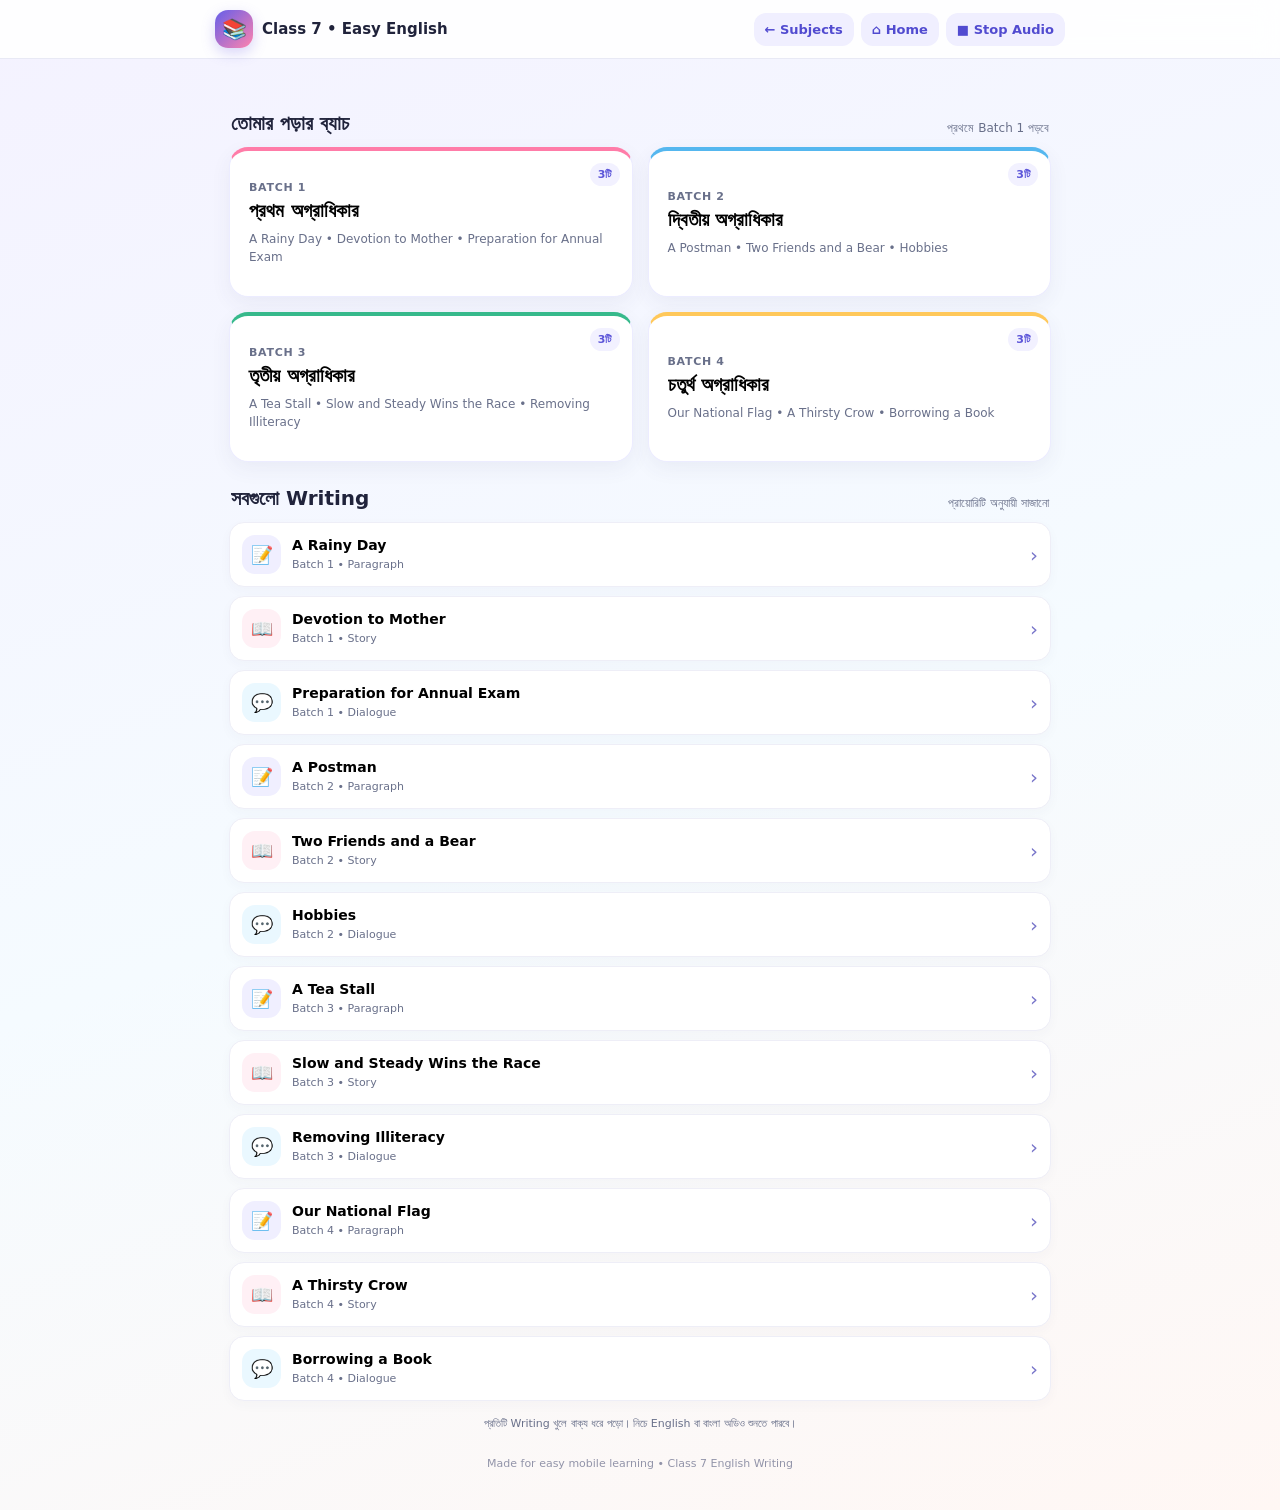
<file: subjects/english-1st/index.html>
<!DOCTYPE html>
<html lang="bn">
<head>
<meta charset="UTF-8">
<meta name="viewport" content="width=device-width, initial-scale=1.0">
<meta name="theme-color" content="#5b55d9">
<title>Class 7 • Easy English Writing</title>
<style>
:root{--ink:#20233b;--muted:#69708a;--purple:#625be7;--pink:#ff7ca8;--blue:#55b7ef;--green:#36b98b;--yellow:#ffc85a;--paper:#fff;--bg:#f4f5ff}
*{box-sizing:border-box}
body{margin:0;font-family:system-ui,-apple-system,"Noto Sans Bengali","Hind Siliguri",sans-serif;background:linear-gradient(160deg,#f4f2ff 0%,#f5fbff 52%,#fff7f4 100%);color:var(--ink);min-height:100vh}
button{font:inherit;cursor:pointer;border:0}
.topbar{position:sticky;top:0;z-index:10;background:rgba(255,255,255,.9);backdrop-filter:blur(12px);border-bottom:1px solid #e8e9f5;padding:10px 14px}
.topinner{max-width:850px;margin:auto;display:flex;align-items:center;justify-content:space-between;gap:10px}
.brand{display:flex;align-items:center;gap:9px;font-weight:850;font-size:15px}
.logo{width:38px;height:38px;border-radius:13px;background:linear-gradient(135deg,#655ee9,#ff83ae);display:grid;place-items:center;color:white;font-size:20px;box-shadow:0 5px 14px #6b60e544}
.top-actions{display:flex;gap:7px}
.small-btn{background:#f0efff;color:#514bd0;border-radius:12px;padding:9px 11px;font-size:13px;font-weight:750}
main{max-width:850px;margin:0 auto;padding:20px 14px 40px}
.hero{background:linear-gradient(125deg,#5d56df,#8a72ee 60%,#ee83b0);color:white;border-radius:25px;padding:24px 21px;position:relative;overflow:hidden;box-shadow:0 14px 35px #665ce533}
.hero:after{content:"✦";position:absolute;right:22px;top:10px;font-size:86px;opacity:.18}
.kicker{font-size:12px;font-weight:800;letter-spacing:1.2px;opacity:.85}
.hero h1{font-size:clamp(25px,6vw,37px);line-height:1.15;margin:8px 0}
.hero p{margin:0;max-width:550px;line-height:1.6;color:#f4f2ff;font-size:14px}
.stats{display:flex;gap:9px;flex-wrap:wrap;margin-top:18px}
.stat{background:#ffffff25;border:1px solid #ffffff35;border-radius:13px;padding:8px 11px;font-size:12px;font-weight:750}
.section-title{display:flex;align-items:end;justify-content:space-between;margin:24px 2px 12px;gap:8px}
.section-title h2{margin:0;font-size:20px}
.section-title span{font-size:12px;color:var(--muted)}
.batch-grid{display:grid;grid-template-columns:1fr 1fr;gap:12px}
.batch-card{background:white;border:1px solid #ececff;border-radius:19px;padding:15px;box-shadow:0 7px 20px #3c3b7610;text-align:left;transition:.2s;min-height:138px;position:relative;overflow:hidden}
.batch-card:active{transform:scale(.98)}
.batch-card .num{font-size:11px;font-weight:850;letter-spacing:.7px;color:var(--muted)}
.batch-card h3{font-size:19px;margin:5px 0 8px}
.batch-card p{font-size:12px;color:var(--muted);margin:0;line-height:1.5}
.batch-card .count{position:absolute;right:12px;top:12px;border-radius:20px;background:#f2f1ff;color:#5d56d9;padding:5px 8px;font-size:11px;font-weight:800}
.batch-card:nth-child(1){border-top:4px solid var(--pink)}.batch-card:nth-child(2){border-top:4px solid var(--blue)}.batch-card:nth-child(3){border-top:4px solid var(--green)}.batch-card:nth-child(4){border-top:4px solid var(--yellow)}
.item-list{display:grid;gap:9px;margin-top:12px}
.item-row{width:100%;display:flex;align-items:center;gap:11px;background:white;border:1px solid #eeeef7;border-radius:15px;padding:12px;text-align:left;box-shadow:0 4px 12px #30305a08}
.item-row .icon{width:39px;height:39px;border-radius:13px;display:grid;place-items:center;font-size:18px;flex-shrink:0;background:#f0efff}
.item-row:nth-child(3n+2) .icon{background:#fff0f5}.item-row:nth-child(3n) .icon{background:#eaf8ff}
.item-row strong{display:block;font-size:14px}.item-row small{color:var(--muted);font-size:11px}
.item-row .arrow{margin-left:auto;color:#7774c9;font-size:20px}
.hidden{display:none!important}
.backline{display:flex;align-items:center;justify-content:space-between;gap:8px;margin-bottom:13px}
.back-btn{background:white;color:#514bd0;border:1px solid #e7e6fa;border-radius:12px;padding:9px 12px;font-size:13px;font-weight:800}
.progress-wrap{flex:1;text-align:right;font-size:11px;color:var(--muted)}
.progress{height:7px;background:#e8e8f5;border-radius:20px;margin-top:5px;overflow:hidden}
.progress>i{display:block;height:100%;background:linear-gradient(90deg,#625be7,#ff7ca8);border-radius:20px;transition:width .25s}
.lesson-head{background:white;border:1px solid #ededf8;border-radius:22px;padding:19px;margin-bottom:13px;box-shadow:0 8px 22px #3838750b}
.tag{display:inline-block;background:#f0efff;color:#5c55d8;border-radius:20px;padding:5px 9px;font-size:11px;font-weight:850}
.lesson-head h1{font-size:clamp(23px,6vw,31px);margin:9px 0 4px}
.lesson-head p{margin:0;color:var(--muted);font-size:13px}
.controls{display:flex;flex-wrap:wrap;gap:8px;margin:12px 0}
.control-btn{padding:10px 12px;border-radius:12px;background:white;border:1px solid #e8e8f4;color:#4f4c87;font-size:12px;font-weight:800}
.control-btn.primary{background:#625be7;color:white;border-color:#625be7}
.sentence-list{display:grid;gap:10px}
.sentence{background:white;border:1px solid #ededf7;border-radius:17px;padding:13px 13px 12px;box-shadow:0 4px 14px #34346d08;position:relative;overflow:hidden}
.sentence:before{content:"";position:absolute;left:0;top:0;bottom:0;width:4px;background:var(--accent,#655ee9)}
.sentence:nth-child(4n+1){--accent:#ff83ad}.sentence:nth-child(4n+2){--accent:#57b9ed}.sentence:nth-child(4n+3){--accent:#3bbd91}.sentence:nth-child(4n){--accent:#ffbf4c}
.sentence-top{display:flex;align-items:flex-start;gap:9px}
.snum{width:25px;height:25px;border-radius:9px;background:#f4f3ff;color:#5b55d9;display:grid;place-items:center;font-size:11px;font-weight:850;flex-shrink:0}
.eng{font-size:16px;line-height:1.48;font-weight:750;flex:1;padding-top:1px}
.speak-one{width:32px;height:32px;border-radius:11px;background:#eef8ff;color:#2082b7;font-size:15px;flex-shrink:0}
.bangla{margin:10px 0 0 34px;padding:9px 11px;background:#fff7e9;border-radius:11px;color:#6f5427;font-size:14px;line-height:1.55}
.bangla.hide{display:none}
.footer-player{margin-top:15px;background:#242448;color:white;border-radius:20px;padding:16px}
.footer-player h3{margin:0 0 5px;font-size:16px}
.footer-player p{margin:0 0 12px;color:#c9c9e2;font-size:12px;line-height:1.5}
.audio-actions{display:flex;gap:8px;flex-wrap:wrap}
.audio-btn{background:#fff;color:#34345f;border-radius:12px;padding:11px 13px;font-size:12px;font-weight:850;flex:1;min-width:130px}
.audio-btn.alt{background:#ffd36e;color:#3c3151}
.nav-buttons{display:grid;grid-template-columns:1fr 1fr;gap:10px;margin-top:13px}
.nav-btn{padding:14px 12px;border-radius:15px;font-weight:850;font-size:14px}
.nav-btn.prev{background:white;color:#5954b8;border:1px solid #e8e7f6}
.nav-btn.next{background:linear-gradient(110deg,#625be7,#8b71eb);color:white;box-shadow:0 7px 16px #625be733}
.nav-btn:disabled{opacity:.4;cursor:not-allowed}
.note{font-size:11px;color:var(--muted);text-align:center;line-height:1.6;margin:14px 8px}
.footer{text-align:center;color:#9294a9;font-size:11px;padding:10px 0 0}
.toast{position:fixed;bottom:18px;left:50%;transform:translateX(-50%);background:#242448;color:white;padding:10px 14px;border-radius:12px;font-size:12px;box-shadow:0 8px 25px #1113;opacity:0;pointer-events:none;transition:.2s;z-index:30;max-width:90%;text-align:center}
.toast.show{opacity:1}
@media(min-width:650px){main{padding-top:28px}.batch-grid{gap:15px}.batch-card{padding:19px;min-height:150px}.sentence{padding:16px}.bangla{font-size:15px}}
@media(max-width:390px){.brand{font-size:13px}.top-actions .small-btn{padding:8px;font-size:11px}.batch-grid{gap:8px}.batch-card{padding:12px;min-height:132px}.batch-card h3{font-size:16px}.eng{font-size:15px}}
</style>
</head>
<body>
<header class="topbar">
  <div class="topinner">
    <div class="brand"><div class="logo">📚</div><span>Class 7 • Easy English</span></div>
    <div class="top-actions">
      <a href="../../index.html" class="small-btn" style="text-decoration:none;display:inline-flex;align-items:center;">← Subjects</a>
      <button class="small-btn" id="homeTop">⌂ Home</button>
      <button class="small-btn" id="stopTop">■ Stop Audio</button>
    </div>
  </div>
</header>
<main>
  <section id="homeView">
    <div class="section-title"><h2>তোমার পড়ার ব্যাচ</h2><span>প্রথমে Batch 1 পড়বে</span></div>
    <div class="batch-grid" id="batchGrid"></div>
    <div class="section-title"><h2 id="listHeading">সবগুলো Writing</h2><span>প্রায়োরিটি অনুযায়ী সাজানো</span></div>
    <div id="homeItems" class="item-list"></div>
    <p class="note">প্রতিটি Writing খুলে বাক্য ধরে পড়ো। নিচে English বা বাংলা অডিও শুনতে পারবে।</p>
  </section>

  <section id="lessonView" class="hidden">
    <div class="backline">
      <button class="back-btn" id="backHome">← সব Writing</button>
      <div class="progress-wrap"><span id="progressText">১ / ১২</span><div class="progress"><i id="progressBar" style="width:8%"></i></div></div>
    </div>
    <div class="lesson-head">
      <span class="tag" id="lessonTag">Batch 1 • Paragraph</span>
      <h1 id="lessonTitle">A Rainy Day</h1>
      <p id="lessonSub">প্রথম অগ্রাধিকার • বাক্য ধরে অনুশীলন</p>
    </div>
    <div class="controls">
      <button class="control-btn" id="toggleBangla">বাংলা অর্থ লুকাও</button>
      <button class="control-btn" id="englishOnly">শুধু English</button>
      <button class="control-btn" id="showAll">সব বাংলা দেখাও</button>
    </div>
    <div class="sentence-list" id="sentenceList"></div>
    <div class="footer-player">
      <h3>🎧 শুনে শুনে অনুশীলন করো</h3>
      <p>পুরো Writing একসাথে শুনতে নিচের বাটনে চাপ দাও। বাংলা অডিওর জন্য তোমার ফোন বা ব্রাউজারে বাংলা voice থাকতে হবে।</p>
      <div class="audio-actions">
        <button class="audio-btn" id="playEnglish">▶ English Audio</button>
        <button class="audio-btn alt" id="playBangla">▶ বাংলা Audio</button>
      </div>
    </div>
    <div class="nav-buttons">
      <button class="nav-btn prev" id="prevBtn">← Previous</button>
      <button class="nav-btn next" id="nextBtn">Next →</button>
    </div>
    <p class="note">টিপস: প্রথমে English পড়বে, তারপর বাংলা অর্থ দেখবে। শেষে অডিও শুনে নিজে নিজে বলার চেষ্টা করবে।</p>
  </section>
  <div class="footer">Made for easy mobile learning • Class 7 English Writing</div>
</main>
<div class="toast" id="toast"></div>
<script>
const ITEMS = [{"id": "rainy-day", "batch": 1, "type": "Paragraph", "title": "A Rainy Day", "badge": "প্রথম অগ্রাধিকার", "sentences": [["A rainy day is a day of rain.", "যেদিন বৃষ্টি হয়, সেটি বৃষ্টির দিন।"], ["The sky is full of clouds.", "আকাশ মেঘে ভরা থাকে।"], ["It rains a lot.", "অনেক বৃষ্টি হয়।"], ["The roads become wet.", "রাস্তাগুলো ভিজে যায়।"], ["People use umbrellas.", "মানুষ ছাতা ব্যবহার করে।"], ["Some people stay at home.", "কিছু মানুষ বাড়িতে থাকে।"], ["Children cannot play outside.", "শিশুরা বাইরে খেলতে পারে না।"], ["I like to watch the rain.", "আমি বৃষ্টি দেখতে পছন্দ করি।"]]}, {"id": "devotion-mother", "batch": 1, "type": "Story", "title": "Devotion to Mother", "badge": "প্রথম অগ্রাধিকার", "sentences": [["Bayazid Bostami was a good boy.", "বায়েজিদ বোস্তামী একজন ভালো ছেলে ছিলেন।"], ["He loved his mother very much.", "তিনি তাঁর মাকে খুব ভালোবাসতেন।"], ["One night, his mother asked for water.", "এক রাতে তাঁর মা পানি চাইলেন।"], ["Bayazid went to get water.", "বায়েজিদ পানি আনতে গেলেন।"], ["He came back with a glass of water.", "তিনি এক গ্লাস পানি নিয়ে ফিরে এলেন।"], ["His mother was sleeping.", "তাঁর মা ঘুমাচ্ছিলেন।"], ["He did not wake her.", "তিনি তাঁকে জাগালেন না।"], ["He stood beside her bed.", "তিনি তাঁর বিছানার পাশে দাঁড়িয়ে রইলেন।"], ["He waited all night.", "তিনি সারা রাত অপেক্ষা করলেন।"], ["In the morning, his mother woke up.", "সকালে তাঁর মা ঘুম থেকে উঠলেন।"], ["She saw the glass of water.", "তিনি পানির গ্লাসটি দেখলেন।"], ["She was very happy.", "তিনি খুব খুশি হলেন।"], ["She prayed for her son.", "তিনি তাঁর ছেলের জন্য দোয়া করলেন।"], ["Moral: We should love our mother.", "নীতিকথা: আমাদের মাকে ভালোবাসা উচিত।"], ["We should respect our mother.", "আমাদের মাকে সম্মান করা উচিত।"]]}, {"id": "annual-exam", "batch": 1, "type": "Dialogue", "title": "Preparation for Annual Exam", "badge": "প্রথম অগ্রাধিকার", "sentences": [["Rafiq: Hello, Karim.", "রাফিক: হ্যালো, করিম।"], ["Rafiq: How are you?", "রাফিক: তুমি কেমন আছ?"], ["Karim: I am fine.", "করিম: আমি ভালো আছি।"], ["Karim: My annual exam is near.", "করিম: আমার বার্ষিক পরীক্ষা কাছে।"], ["Rafiq: Do you study every day?", "রাফিক: তুমি কি প্রতিদিন পড়াশোনা করো?"], ["Karim: Yes. I study every day.", "করিম: হ্যাঁ। আমি প্রতিদিন পড়াশোনা করি।"], ["Rafiq: What do you have to study?", "রাফিক: তোমাকে কী কী পড়তে হবে?"], ["Karim: I have to study English, Bangla, math.", "করিম: আমাকে ইংরেজি, বাংলা ও গণিত পড়তে হবে।"], ["Rafiq: Do you practise writing?", "রাফিক: তুমি কি লেখার অনুশীলন করো?"], ["Karim: Yes. I write answers every day.", "করিম: হ্যাঁ। আমি প্রতিদিন উত্তর লিখি।"], ["Rafiq: You should study well.", "রাফিক: তোমার ভালোভাবে পড়াশোনা করা উচিত।"], ["Karim: Yes. I should sleep early too.", "করিম: হ্যাঁ। আমার তাড়াতাড়ি ঘুমানোও উচিত।"], ["Rafiq: Best of luck.", "রাফিক: তোমার জন্য শুভকামনা।"], ["Karim: Thank you.", "করিম: ধন্যবাদ।"]]}, {"id": "postman", "batch": 2, "type": "Paragraph", "title": "A Postman", "badge": "দ্বিতীয় অগ্রাধিকার", "sentences": [["A postman is a person.", "একজন ডাকপিয়ন একজন ব্যক্তি।"], ["He brings letters to us.", "তিনি আমাদের কাছে চিঠি পৌঁছে দেন।"], ["He works in a post office.", "তিনি ডাকঘরে কাজ করেন।"], ["He goes to many houses.", "তিনি অনেক বাড়িতে যান।"], ["He gives letters to people.", "তিনি মানুষকে চিঠি দেন।"], ["He works in the sun.", "তিনি রোদে কাজ করেন।"], ["He works in the rain.", "তিনি বৃষ্টিতেও কাজ করেন।"], ["People wait for him.", "মানুষ তাঁর জন্য অপেক্ষা করে।"], ["He helps us in many ways.", "তিনি নানাভাবে আমাদের সাহায্য করেন।"], ["A postman is a useful person.", "একজন ডাকপিয়ন উপকারী ব্যক্তি।"], ["We should respect him.", "আমাদের তাঁকে সম্মান করা উচিত।"]]}, {"id": "two-friends-bear", "batch": 2, "type": "Story", "title": "Two Friends and a Bear", "badge": "দ্বিতীয় অগ্রাধিকার", "sentences": [["One day, two friends went to a forest.", "একদিন, দুই বন্ধু একটি বনে গেল।"], ["They saw a big bear.", "তারা একটি বড় ভালুক দেখল।"], ["One friend climbed a tree.", "একজন বন্ধু গাছে উঠল।"], ["The other friend could not climb the tree.", "অন্য বন্ধুটি গাছে উঠতে পারল না।"], ["He lay on the ground.", "সে মাটিতে শুয়ে পড়ল।"], ["He did not move.", "সে নড়াচড়া করল না।"], ["The bear came near him.", "ভালুকটি তার কাছে এল।"], ["It smelled him.", "এটি তাকে শুঁকল।"], ["The bear thought he was dead.", "ভালুকটি ভাবল সে মারা গেছে।"], ["The bear went away.", "ভালুকটি চলে গেল।"], ["The first friend came down from the tree.", "প্রথম বন্ধুটি গাছ থেকে নেমে এল।"], ["He asked, “What did the bear say?”", "সে জিজ্ঞেস করল, “ভালুকটি কী বলেছিল?”"], ["The other friend said, “A bad friend leaves you in danger.”", "অন্য বন্ধুটি বলল, “খারাপ বন্ধু তোমাকে বিপদে ফেলে চলে যায়।”"], ["Moral: A friend in need is a friend indeed.", "নীতিকথা: বিপদের বন্ধুই প্রকৃত বন্ধু।"]]}, {"id": "hobbies", "batch": 2, "type": "Dialogue", "title": "Hobbies", "badge": "দ্বিতীয় অগ্রাধিকার", "sentences": [["Rafiq: Hello, Karim.", "রাফিক: হ্যালো, করিম।"], ["Rafiq: What is your hobby?", "রাফিক: তোমার শখ কী?"], ["Karim: My hobby is reading books.", "করিম: আমার শখ বই পড়া।"], ["Karim: What is your hobby?", "করিম: তোমার শখ কী?"], ["Rafiq: I like playing cricket.", "রাফিক: আমি ক্রিকেট খেলতে পছন্দ করি।"], ["Karim: Do you play every day?", "করিম: তুমি কি প্রতিদিন খেলো?"], ["Rafiq: Yes. I play in the afternoon.", "রাফিক: হ্যাঁ। আমি বিকেলে খেলি।"], ["Karim: I like story books.", "করিম: আমি গল্পের বই পছন্দ করি।"], ["Rafiq: What do you do in your free time?", "রাফিক: অবসর সময়ে তুমি কী করো?"], ["Karim: I read books.", "করিম: আমি বই পড়ি।"], ["Karim: I also play football.", "করিম: আমি ফুটবলও খেলি।"], ["Rafiq: That is nice.", "রাফিক: এটি ভালো।"], ["Karim: Thank you.", "করিম: ধন্যবাদ।"]]}, {"id": "tea-stall", "batch": 3, "type": "Paragraph", "title": "A Tea Stall", "badge": "তৃতীয় অগ্রাধিকার", "sentences": [["A tea stall is a small shop.", "একটি চায়ের দোকান ছোট একটি দোকান।"], ["We see tea stalls near roads.", "আমরা রাস্তার পাশে চায়ের দোকান দেখি।"], ["People go there to drink tea.", "মানুষ সেখানে চা পান করতে যায়।"], ["They eat bread, cake, biscuits.", "তারা পাউরুটি, কেক ও বিস্কুট খায়।"], ["The shopkeeper makes tea.", "দোকানদার চা তৈরি করেন।"], ["People sit on small chairs.", "মানুষ ছোট চেয়ারে বসে।"], ["They talk with other people.", "তারা অন্য মানুষের সঙ্গে কথা বলে।"], ["A tea stall is a common place in Bangladesh.", "চায়ের দোকান বাংলাদেশের একটি পরিচিত স্থান।"]]}, {"id": "slow-steady", "batch": 3, "type": "Story", "title": "Slow and Steady Wins the Race", "badge": "তৃতীয় অগ্রাধিকার", "sentences": [["A hare was very fast.", "একটি খরগোশ খুব দ্রুত ছিল।"], ["A tortoise was very slow.", "একটি কচ্ছপ খুব ধীরে চলত।"], ["The hare laughed at the tortoise.", "খরগোশটি কচ্ছপকে নিয়ে হাসল।"], ["The tortoise asked for a race.", "কচ্ছপটি দৌড় প্রতিযোগিতার প্রস্তাব দিল।"], ["The hare ran very fast.", "খরগোশটি খুব দ্রুত দৌড়াল।"], ["The tortoise walked slowly.", "কচ্ছপটি ধীরে ধীরে হাঁটল।"], ["The hare sat under a tree.", "খরগোশটি একটি গাছের নিচে বসল।"], ["He slept there.", "সে সেখানে ঘুমিয়ে পড়ল।"], ["The tortoise kept walking.", "কচ্ছপটি হাঁটতে থাকল।"], ["He reached the end first.", "সে সবার আগে শেষ প্রান্তে পৌঁছাল।"], ["The hare woke up.", "খরগোশটি ঘুম থেকে উঠল।"], ["He ran fast.", "সে দ্রুত দৌড়াল।"], ["It was too late.", "তখন অনেক দেরি হয়ে গিয়েছিল।"], ["The tortoise won the race.", "কচ্ছপটি দৌড়ে জিতল।"], ["Moral: Slow and steady wins the race.", "নীতিকথা: ধীরে-সুস্থে ও নিয়মিত কাজ করলে সফলতা আসে।"]]}, {"id": "remove-illiteracy", "batch": 3, "type": "Dialogue", "title": "Removing Illiteracy", "badge": "তৃতীয় অগ্রাধিকার", "sentences": [["Rafiq: Hello, Karim. How are you?", "রাফিক: হ্যালো, করিম। তুমি কেমন আছ?"], ["Karim: I am fine.", "করিম: আমি ভালো আছি।"], ["Karim: How are you?", "করিম: তুমি কেমন আছ?"], ["Rafiq: I am fine.", "রাফিক: আমি ভালো আছি।"], ["Rafiq: Do you know about illiteracy?", "রাফিক: তুমি কি নিরক্ষরতা সম্পর্কে জানো?"], ["Karim: Yes.", "করিম: হ্যাঁ।"], ["Karim: It means a person cannot read.", "করিম: এর অর্থ একজন ব্যক্তি পড়তে পারে না।"], ["Karim: A person cannot write.", "করিম: একজন ব্যক্তি লিখতে পারে না।"], ["Rafiq: Why is it a problem?", "রাফিক: এটি কেন একটি সমস্যা?"], ["Karim: People cannot read books.", "করিম: মানুষ বই পড়তে পারে না।"], ["Karim: They cannot write.", "করিম: তারা লিখতে পারে না।"], ["Rafiq: How can we remove it?", "রাফিক: আমরা কীভাবে এটি দূর করতে পারি?"], ["Karim: We can teach people.", "করিম: আমরা মানুষকে শেখাতে পারি।"], ["Rafiq: We should help them.", "রাফিক: আমাদের তাদের সাহায্য করা উচিত।"], ["Karim: Yes. Every person should learn to read.", "করিম: হ্যাঁ। প্রত্যেক মানুষের পড়তে শেখা উচিত।"]]}, {"id": "national-flag", "batch": 4, "type": "Paragraph", "title": "Our National Flag", "badge": "চতুর্থ অগ্রাধিকার", "sentences": [["Our national flag is very beautiful.", "আমাদের জাতীয় পতাকা খুব সুন্দর।"], ["It is green.", "এটি সবুজ।"], ["It has a red circle.", "এর মধ্যে একটি লাল বৃত্ত আছে।"], ["The green colour shows our green land.", "সবুজ রং আমাদের সবুজ-শ্যামল দেশকে বোঝায়।"], ["The red circle is in the middle of the flag.", "পতাকার মাঝখানে লাল বৃত্তটি আছে।"], ["Our flag is a sign of our country.", "আমাদের পতাকা আমাদের দেশের পরিচয় বহন করে।"], ["We hoist our flag on national days.", "আমরা জাতীয় দিবসগুলোতে পতাকা উত্তোলন করি।"], ["We love our national flag.", "আমরা আমাদের জাতীয় পতাকাকে ভালোবাসি।"], ["We should respect our flag.", "আমাদের পতাকাকে সম্মান করা উচিত।"]]}, {"id": "thirsty-crow", "batch": 4, "type": "Story", "title": "A Thirsty Crow", "badge": "চতুর্থ অগ্রাধিকার", "sentences": [["One day, a crow was very thirsty.", "একদিন, একটি কাকের খুব পিপাসা পেল।"], ["It looked for water.", "এটি পানির খোঁজ করল।"], ["It saw a pot near a house.", "এটি একটি বাড়ির পাশে একটি কলসি দেখল।"], ["There was little water in the pot.", "কলসিতে অল্প পানি ছিল।"], ["The crow could not reach the water.", "কাকটি পানিতে ঠোঁট পৌঁছাতে পারল না।"], ["It saw some small stones.", "এটি কয়েকটি ছোট পাথর দেখল।"], ["It put the stones into the pot one by one.", "এটি একে একে পাথরগুলো কলসিতে ফেলল।"], ["The water came up.", "পানির স্তর ওপরে উঠে এল।"], ["The crow drank the water.", "কাকটি পানি পান করল।"], ["It was very happy.", "এটি খুব খুশি হলো।"], ["Moral: Where there is a will, there is a way.", "নীতিকথা: ইচ্ছা থাকলে উপায় হয়।"]]}, {"id": "borrowing-book", "batch": 4, "type": "Dialogue", "title": "Borrowing a Book", "badge": "চতুর্থ অগ্রাধিকার", "sentences": [["Rafiq: Hello, sir.", "রাফিক: হ্যালো, স্যার।"], ["Rafiq: I want to borrow a book.", "রাফিক: আমি একটি বই ধার নিতে চাই।"], ["Librarian: Which book do you want?", "গ্রন্থাগারিক: তুমি কোন বইটি চাও?"], ["Rafiq: I want an English story book.", "রাফিক: আমি একটি ইংরেজি গল্পের বই চাই।"], ["Librarian: Here is a book for you.", "গ্রন্থাগারিক: তোমার জন্য এই বইটি নাও।"], ["Rafiq: Can I take it home?", "রাফিক: আমি কি এটি বাড়িতে নিতে পারি?"], ["Librarian: Yes. You can take it for seven days.", "গ্রন্থাগারিক: হ্যাঁ। তুমি এটি সাত দিনের জন্য নিতে পারো।"], ["Rafiq: When should I return it?", "রাফিক: আমাকে কখন এটি ফেরত দিতে হবে?"], ["Librarian: Please return it next week.", "গ্রন্থাগারিক: দয়া করে আগামী সপ্তাহে এটি ফেরত দিও।"], ["Rafiq: Thank you, sir.", "রাফিক: ধন্যবাদ, স্যার।"], ["Librarian: You are welcome.", "গ্রন্থাগারিক: তোমাকে স্বাগতম।"]]}];
const batchNames = {1:"First Priority",2:"Second Priority",3:"Third Priority",4:"Fourth Priority"};
const batchBangla = {1:"প্রথম অগ্রাধিকার",2:"দ্বিতীয় অগ্রাধিকার",3:"তৃতীয় অগ্রাধিকার",4:"চতুর্থ অগ্রাধিকার"};
const typeIcon = {Paragraph:"📝",Story:"📖",Dialogue:"💬"};
let current = 0;
let allBanglaVisible = true;
let currentUtterance = null;
const homeView=document.getElementById("homeView"), lessonView=document.getElementById("lessonView");
const toastEl=document.getElementById("toast");

function showToast(msg){toastEl.textContent=msg;toastEl.classList.add("show");setTimeout(()=>toastEl.classList.remove("show"),2400)}
function stopSpeech(){if("speechSynthesis" in window){speechSynthesis.cancel();}currentUtterance=null}
function speak(text,lang){
  if(!("speechSynthesis" in window)){showToast("এই ব্রাউজারে অডিও সুবিধা নেই। Chrome ব্যবহার করে দেখো।");return}
  stopSpeech();
  const u=new SpeechSynthesisUtterance(text);
  u.lang=lang;
  u.rate=0.82;
  const voices=speechSynthesis.getVoices();
  let voice=null;
  if(lang.startsWith("bn")) voice=voices.find(v=>/^bn/i.test(v.lang));
  else voice=voices.find(v=>/^en(-|_)?(GB|US)/i.test(v.lang))||voices.find(v=>/^en/i.test(v.lang));
  if(voice)u.voice=voice;
  u.onerror=()=>showToast("অডিও চালানো যায়নি। ফোনের voice settings পরীক্ষা করো।");
  currentUtterance=u;
  speechSynthesis.speak(u);
}
function buildHome(){
  const grid=document.getElementById("batchGrid");
  grid.innerHTML="";
  for(let b=1;b<=4;b++){
    const count=ITEMS.filter(x=>x.batch===b).length;
    const names=ITEMS.filter(x=>x.batch===b).map(x=>x.title).join(" • ");
    const btn=document.createElement("button");
    btn.className="batch-card";
    btn.innerHTML=`<span class="count">${count}টি</span><div class="num">BATCH ${b}</div><h3>${batchBangla[b]}</h3><p>${names}</p>`;
    btn.addEventListener("click",()=>openLesson(ITEMS.findIndex(x=>x.batch===b)));
    grid.appendChild(btn);
  }
  const list=document.getElementById("homeItems");list.innerHTML="";
  ITEMS.forEach((item,i)=>{
    const btn=document.createElement("button");btn.className="item-row";
    btn.innerHTML=`<span class="icon">${typeIcon[item.type]}</span><span><strong>${item.title}</strong><small>Batch ${item.batch} • ${item.type}</small></span><span class="arrow">›</span>`;
    btn.addEventListener("click",()=>openLesson(i));list.appendChild(btn);
  });
}
function openLesson(index){
  stopSpeech();current=Math.max(0,Math.min(index,ITEMS.length-1));
  homeView.classList.add("hidden");lessonView.classList.remove("hidden");
  renderLesson();window.scrollTo({top:0,behavior:"smooth"});
}
function renderLesson(){
  const item=ITEMS[current];
  document.getElementById("lessonTag").textContent=`Batch ${item.batch} • ${item.type}`;
  document.getElementById("lessonTitle").textContent=item.title;
  document.getElementById("lessonSub").textContent=`${batchBangla[item.batch]} • ${item.sentences.length}টি বাক্য`;
  document.getElementById("progressText").textContent=`${current+1} / ${ITEMS.length}`;
  document.getElementById("progressBar").style.width=((current+1)/ITEMS.length*100)+"%";
  const list=document.getElementById("sentenceList");list.innerHTML="";
  item.sentences.forEach((pair,i)=>{
    const card=document.createElement("article");card.className="sentence";
    card.innerHTML=`<div class="sentence-top"><span class="snum">${i+1}</span><div class="eng"></div><button class="speak-one" aria-label="বাক্য শুনুন">🔊</button></div><div class="bangla"></div>`;
    card.querySelector(".eng").textContent=pair[0];
    card.querySelector(".bangla").textContent=pair[1];
    card.querySelector(".bangla").classList.toggle("hide",!allBanglaVisible);
    card.querySelector(".speak-one").addEventListener("click",()=>speak(pair[0],"en-US"));
    list.appendChild(card);
  });
  document.getElementById("toggleBangla").textContent=allBanglaVisible?"বাংলা অর্থ লুকাও":"বাংলা অর্থ দেখাও";
  document.getElementById("prevBtn").disabled=current===0;
  document.getElementById("nextBtn").textContent=current===ITEMS.length-1?"শেষ • Home ↗":"Next →";
}
function setBangla(show){
  allBanglaVisible=show;
  document.querySelectorAll(".bangla").forEach(el=>el.classList.toggle("hide",!show));
  document.getElementById("toggleBangla").textContent=show?"বাংলা অর্থ লুকাও":"বাংলা অর্থ দেখাও";
}
function goHome(){stopSpeech();lessonView.classList.add("hidden");homeView.classList.remove("hidden");window.scrollTo({top:0,behavior:"smooth"})}
document.getElementById("homeTop").addEventListener("click",goHome);
document.getElementById("backHome").addEventListener("click",goHome);
document.getElementById("stopTop").addEventListener("click",()=>{stopSpeech();showToast("অডিও বন্ধ করা হয়েছে।")});
document.getElementById("toggleBangla").addEventListener("click",()=>setBangla(!allBanglaVisible));
document.getElementById("englishOnly").addEventListener("click",()=>setBangla(false));
document.getElementById("showAll").addEventListener("click",()=>setBangla(true));
document.getElementById("prevBtn").addEventListener("click",()=>{if(current>0)openLesson(current-1)});
document.getElementById("nextBtn").addEventListener("click",()=>{if(current<ITEMS.length-1)openLesson(current+1);else goHome()});
document.getElementById("playEnglish").addEventListener("click",()=>speak(ITEMS[current].sentences.map(x=>x[0]).join(" "), "en-US"));
document.getElementById("playBangla").addEventListener("click",()=>speak(ITEMS[current].sentences.map(x=>x[1]).join(" "), "bn-BD"));
if("speechSynthesis" in window){speechSynthesis.onvoiceschanged=()=>{}}
buildHome();
</script>
</body>
</html>
</file>
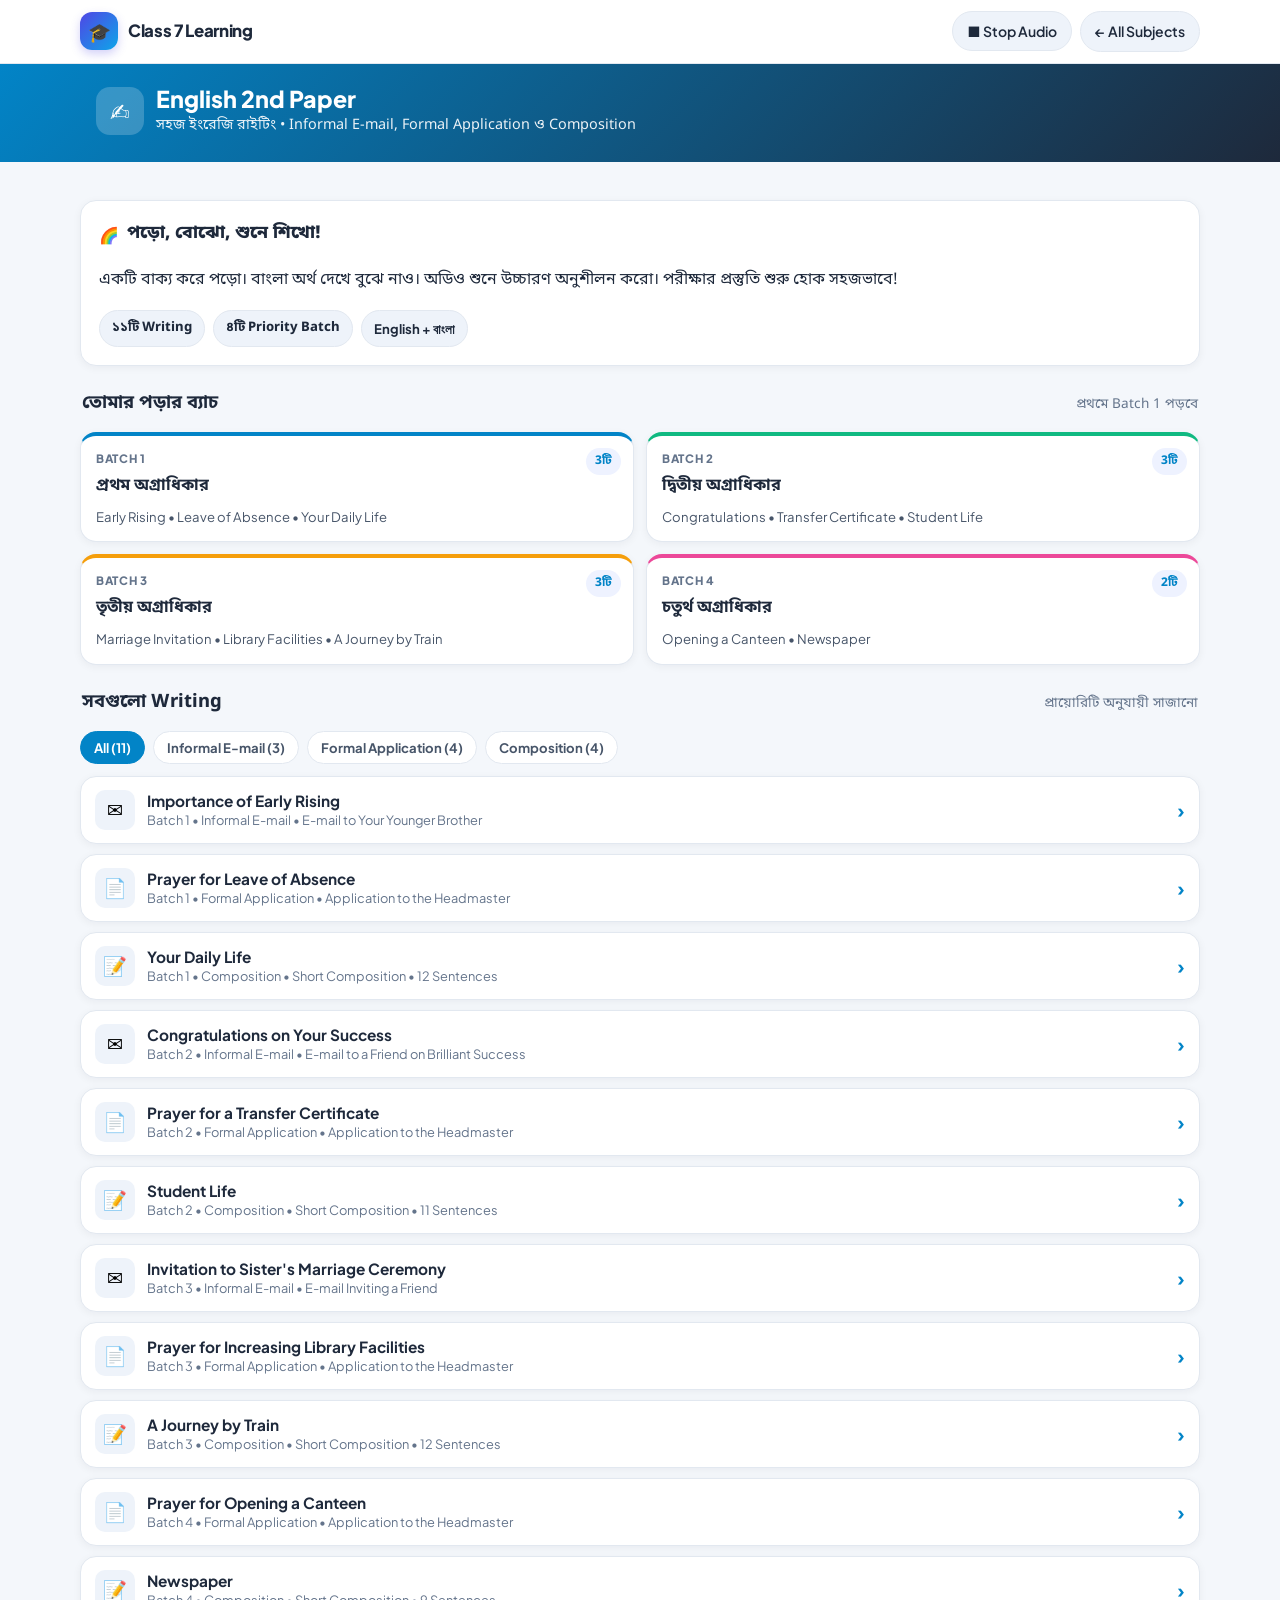
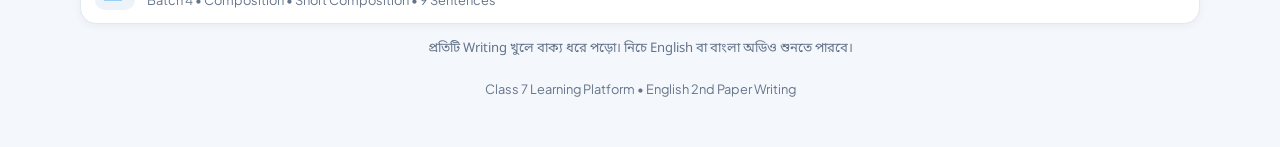
<file: subjects/english-2nd/index.html>
<!DOCTYPE html>
<html lang="bn">
<head>
  <meta charset="UTF-8" />
  <meta name="viewport" content="width=device-width, initial-scale=1.0" />
  <meta name="theme-color" content="#0284c7" />
  <title>Class 7 • English 2nd Paper Writing</title>
  <link rel="preconnect" href="https://fonts.googleapis.com" />
  <link rel="preconnect" href="https://fonts.gstatic.com" crossorigin />
  <link href="https://fonts.googleapis.com/css2?family=Noto+Sans+Bengali:wght@400;600;700&family=Plus+Jakarta+Sans:wght@400;600;700;800&display=swap" rel="stylesheet" />
  <link rel="stylesheet" href="../../assets/css/style.css" />
  <style>
    :root {
      --subject-accent: #0284c7;
    }

    .eng2-hidden {
      display: none !important;
    }

    .eng2-main {
      padding: 20px 0 40px;
    }

    .eng2-section-head {
      display: flex;
      align-items: baseline;
      justify-content: space-between;
      gap: 10px;
      margin: 22px 2px 12px;
      flex-wrap: wrap;
    }

    .eng2-section-head h2 {
      margin: 0;
      font-size: 1.15rem;
      color: var(--text-primary);
    }

    .eng2-section-head span {
      font-size: 0.85rem;
      color: var(--text-muted);
    }

    .eng2-stats {
      display: flex;
      flex-wrap: wrap;
      gap: 8px;
      margin-top: 12px;
    }

    .eng2-stat-pill {
      display: inline-flex;
      align-items: center;
      gap: 6px;
      padding: 6px 12px;
      border-radius: var(--radius-full);
      background: var(--bg-subtle);
      color: var(--text-primary);
      font-size: 0.82rem;
      font-weight: 700;
      border: 1px solid var(--border-color);
    }

    .eng2-batch-grid {
      display: grid;
      grid-template-columns: repeat(2, minmax(0, 1fr));
      gap: 12px;
    }

    .eng2-batch-card {
      position: relative;
      text-align: left;
      background: var(--bg-surface);
      border: 1px solid var(--border-color);
      border-top: 4px solid var(--subject-accent);
      border-radius: var(--radius-md);
      padding: 15px;
      box-shadow: var(--shadow-sm);
      cursor: pointer;
      transition: transform 0.15s ease, box-shadow 0.15s ease;
      font-family: inherit;
      width: 100%;
    }

    .eng2-batch-card:hover {
      transform: translateY(-2px);
      box-shadow: var(--shadow-md);
    }

    .eng2-batch-card:nth-child(1) { border-top-color: #0284c7; }
    .eng2-batch-card:nth-child(2) { border-top-color: #10b981; }
    .eng2-batch-card:nth-child(3) { border-top-color: #f59e0b; }
    .eng2-batch-card:nth-child(4) { border-top-color: #ec4899; }

    .eng2-batch-num {
      font-size: 0.72rem;
      font-weight: 800;
      letter-spacing: 0.06em;
      color: var(--text-muted);
      text-transform: uppercase;
    }

    .eng2-batch-count {
      position: absolute;
      top: 12px;
      right: 12px;
      padding: 3px 9px;
      border-radius: var(--radius-full);
      background: var(--primary-light);
      color: var(--subject-accent);
      font-size: 0.75rem;
      font-weight: 700;
    }

    .eng2-batch-card h3 {
      margin: 6px 0 6px;
      font-size: 1.02rem;
      color: var(--text-primary);
    }

    .eng2-batch-card p {
      margin: 0;
      font-size: 0.82rem;
      line-height: 1.5;
      color: var(--text-secondary);
    }

    .eng2-filter-row {
      display: flex;
      flex-wrap: wrap;
      gap: 8px;
      margin-bottom: 12px;
    }

    .eng2-filter-btn {
      padding: 7px 13px;
      border-radius: var(--radius-full);
      border: 1px solid var(--border-color);
      background: var(--bg-surface);
      color: var(--text-secondary);
      font-family: inherit;
      font-size: 0.82rem;
      font-weight: 700;
      cursor: pointer;
    }

    .eng2-filter-btn.is-active {
      background: var(--subject-accent);
      border-color: var(--subject-accent);
      color: #ffffff;
    }

    .eng2-item-list {
      display: grid;
      gap: 10px;
    }

    .eng2-item-row {
      width: 100%;
      display: flex;
      align-items: center;
      gap: 12px;
      background: var(--bg-surface);
      border: 1px solid var(--border-color);
      border-radius: var(--radius-md);
      padding: 13px 14px;
      text-align: left;
      cursor: pointer;
      box-shadow: var(--shadow-sm);
      font-family: inherit;
      transition: border-color 0.15s ease, transform 0.15s ease;
    }

    .eng2-item-row:hover {
      border-color: var(--subject-accent);
      transform: translateY(-1px);
    }

    .eng2-item-icon {
      width: 40px;
      height: 40px;
      border-radius: var(--radius-sm);
      display: grid;
      place-items: center;
      font-size: 1.2rem;
      flex-shrink: 0;
      background: var(--bg-subtle);
    }

    .eng2-item-info {
      min-width: 0;
      flex: 1;
    }

    .eng2-item-info strong {
      display: block;
      font-size: 0.96rem;
      color: var(--text-primary);
    }

    .eng2-item-info small {
      display: block;
      margin-top: 2px;
      font-size: 0.8rem;
      color: var(--text-muted);
    }

    .eng2-item-arrow {
      color: var(--subject-accent);
      font-size: 1.25rem;
      font-weight: 700;
      flex-shrink: 0;
    }

    .eng2-backline {
      display: flex;
      align-items: center;
      justify-content: space-between;
      gap: 12px;
      flex-wrap: wrap;
    }

    .eng2-backline .progress-wrap {
      flex: 1;
      min-width: 160px;
    }

    .eng2-controls-row {
      display: flex;
      flex-wrap: wrap;
      align-items: center;
      gap: 8px;
    }

    .eng2-rate-group {
      display: inline-flex;
      align-items: center;
      gap: 6px;
      margin-left: auto;
      font-size: 0.82rem;
      color: var(--text-secondary);
      font-weight: 600;
    }

    .eng2-rate-select {
      padding: 7px 10px;
      border-radius: var(--radius-sm);
      border: 1px solid var(--border-color);
      background: var(--bg-surface);
      color: var(--text-primary);
      font-family: inherit;
      font-size: 0.82rem;
      font-weight: 600;
    }

    .eng2-tag {
      display: inline-block;
      padding: 4px 10px;
      border-radius: var(--radius-full);
      background: var(--bg-subtle);
      color: var(--subject-accent);
      font-size: 0.78rem;
      font-weight: 700;
      margin-bottom: 8px;
    }

    .eng2-line-pre {
      white-space: pre-line;
    }

    .eng2-audio-card {
      background: linear-gradient(135deg, #0f172a 0%, #1e293b 100%);
      color: #ffffff;
      border-color: #1e293b;
    }

    .eng2-audio-card h3 {
      margin: 0 0 6px;
      font-size: 1.05rem;
      color: #ffffff;
    }

    .eng2-audio-card p {
      margin: 0 0 14px;
      font-size: 0.86rem;
      color: #cbd5e1;
      line-height: 1.55;
    }

    .eng2-audio-actions {
      display: flex;
      flex-wrap: wrap;
      gap: 10px;
    }

    .eng2-audio-actions .btn {
      flex: 1;
      min-width: 140px;
    }

    .eng2-note {
      margin: 14px 4px 0;
      text-align: center;
      font-size: 0.82rem;
      color: var(--text-muted);
      line-height: 1.6;
    }

    .eng2-footer {
      text-align: center;
      color: var(--text-muted);
      font-size: 0.8rem;
      padding: 20px 0 8px;
    }

    .eng2-toast {
      position: fixed;
      bottom: 18px;
      left: 50%;
      transform: translateX(-50%);
      background: #0f172a;
      color: #ffffff;
      padding: 10px 16px;
      border-radius: var(--radius-sm);
      font-size: 0.85rem;
      box-shadow: var(--shadow-md);
      opacity: 0;
      pointer-events: none;
      transition: opacity 0.2s ease;
      z-index: 60;
      max-width: 90%;
      text-align: center;
    }

    .eng2-toast.is-visible {
      opacity: 1;
    }

    @media (max-width: 480px) {
      .eng2-batch-grid {
        grid-template-columns: 1fr;
      }

      .eng2-rate-group {
        margin-left: 0;
      }
    }
  </style>
</head>
<body>
  <header class="site-header">
    <div class="container header-inner">
      <a href="../../index.html" class="brand">
        <span class="brand-badge" aria-hidden="true">🎓</span>
        <span>Class 7 Learning</span>
      </a>
      <div class="header-actions">
        <button type="button" class="nav-pill eng2-hidden" id="homeTop">⌂ Writing Home</button>
        <button type="button" class="nav-pill" id="stopTop">■ Stop Audio</button>
        <a href="../../index.html" class="nav-pill">&larr; All Subjects</a>
      </div>
    </div>
  </header>

  <section class="subject-banner">
    <div class="container subject-banner-inner">
      <div class="subject-title-row">
        <div class="subject-title-icon" aria-hidden="true">✍️</div>
        <div>
          <h1>English 2nd Paper</h1>
          <p class="bn-text" lang="bn">সহজ ইংরেজি রাইটিং • Informal E-mail, Formal Application ও Composition</p>
        </div>
      </div>
    </div>
  </section>

  <main class="container eng2-main">
    <!-- HOME VIEW -->
    <section id="homeView">
      <div class="content-card">
        <div class="content-card-header">
          <span aria-hidden="true">🌈</span>
          <h2 class="bn-text" lang="bn">পড়ো, বোঝো, শুনে শিখো!</h2>
        </div>
        <p class="bn-text" lang="bn">
          একটি বাক্য করে পড়ো। বাংলা অর্থ দেখে বুঝে নাও। অডিও শুনে উচ্চারণ অনুশীলন করো। পরীক্ষার প্রস্তুতি শুরু হোক সহজভাবে!
        </p>
        <div class="eng2-stats">
          <span class="eng2-stat-pill bn-text" lang="bn">১১টি Writing</span>
          <span class="eng2-stat-pill bn-text" lang="bn">৪টি Priority Batch</span>
          <span class="eng2-stat-pill">English + বাংলা</span>
        </div>
      </div>

      <div class="eng2-section-head">
        <h2 class="bn-text" lang="bn">তোমার পড়ার ব্যাচ</h2>
        <span class="bn-text" lang="bn">প্রথমে Batch 1 পড়বে</span>
      </div>
      <div class="eng2-batch-grid" id="batchGrid"></div>

      <div class="eng2-section-head">
        <h2 id="listHeading" class="bn-text" lang="bn">সবগুলো Writing</h2>
        <span class="bn-text" lang="bn">প্রায়োরিটি অনুযায়ী সাজানো</span>
      </div>

      <div class="eng2-filter-row" id="typeFilters" role="tablist" aria-label="Filter by writing type">
        <button type="button" class="eng2-filter-btn is-active" data-type="All">All (11)</button>
        <button type="button" class="eng2-filter-btn" data-type="Informal E-mail">Informal E-mail (3)</button>
        <button type="button" class="eng2-filter-btn" data-type="Formal Application">Formal Application (4)</button>
        <button type="button" class="eng2-filter-btn" data-type="Composition">Composition (4)</button>
      </div>

      <div id="homeItems" class="eng2-item-list"></div>

      <p class="eng2-note bn-text" lang="bn">
        প্রতিটি Writing খুলে বাক্য ধরে পড়ো। নিচে English বা বাংলা অডিও শুনতে পারবে।
      </p>
    </section>

    <!-- LESSON VIEW -->
    <section id="lessonView" class="lesson-main eng2-hidden">
      <div class="eng2-backline">
        <button type="button" class="btn btn-secondary btn-sm" id="backHome">&larr; সব Writing</button>
        <div class="progress-wrap">
          <div class="progress-meta">
            <span class="bn-text" lang="bn">অগ্রগতি</span>
            <span id="progressText">1 / 11</span>
          </div>
          <div class="progress-track">
            <div class="progress-fill" id="progressBar" style="width: 9%"></div>
          </div>
        </div>
      </div>

      <div class="content-card topic-header-card">
        <span class="eng2-tag" id="lessonTag">Batch 1 • Informal E-mail</span>
        <h1 id="lessonTitle">Early Rising</h1>
        <p class="topic-subtitle bn-text" lang="bn" id="lessonSub">প্রথম অগ্রাধিকার • বাক্য ধরে অনুশীলন</p>
      </div>

      <div class="content-card">
        <div class="eng2-controls-row">
          <button type="button" class="btn btn-primary btn-sm bn-text" lang="bn" id="toggleBangla">বাংলা অর্থ লুকাও</button>
          <button type="button" class="btn btn-secondary btn-sm bn-text" lang="bn" id="englishOnly">শুধু English</button>
          <button type="button" class="btn btn-secondary btn-sm bn-text" lang="bn" id="showAll">সব বাংলা দেখাও</button>
          <label class="eng2-rate-group">
            <span>Speed:</span>
            <select id="rateSelect" class="eng2-rate-select" aria-label="Speech speed">
              <option value="0.75">0.75x (Slow)</option>
              <option value="0.9" selected>0.9x (Clear)</option>
              <option value="1">1.0x (Normal)</option>
              <option value="1.15">1.15x (Fast)</option>
            </select>
          </label>
        </div>
      </div>

      <div class="sentence-list" id="sentenceList"></div>

      <div class="content-card eng2-audio-card">
        <h3 class="bn-text" lang="bn">🎧 শুনে শুনে অনুশীলন করো</h3>
        <p class="bn-text" lang="bn">
          পুরো Writing একসাথে শুনতে নিচের বাটনে চাপ দাও। বাংলা অডিওর জন্য তোমার ফোন বা ব্রাউজারে বাংলা voice থাকতে হবে।
        </p>
        <div class="eng2-audio-actions">
          <button type="button" class="btn btn-primary" id="playEnglish">▶ English Audio</button>
          <button type="button" class="btn btn-secondary bn-text" lang="bn" id="playBangla">▶ বাংলা Audio</button>
          <button type="button" class="btn btn-danger" id="stopLessonAudio">■ Stop</button>
        </div>
      </div>

      <div class="lesson-nav">
        <button type="button" class="btn btn-secondary" id="prevBtn">&larr; Previous</button>
        <button type="button" class="btn btn-primary" id="nextBtn">Next &rarr;</button>
      </div>

      <p class="eng2-note bn-text" lang="bn">
        টিপস: প্রথমে English পড়বে, তারপর বাংলা অর্থ দেখবে। শেষে অডিও শুনে নিজে নিজে বলার চেষ্টা করবে।
      </p>
    </section>

    <div class="eng2-footer">Class 7 Learning Platform • English 2nd Paper Writing</div>
  </main>

  <div class="eng2-toast bn-text" lang="bn" id="toast" role="status" aria-live="polite"></div>

  <script src="../../assets/js/audio.js"></script>
  <script>
    const ITEMS = [
      // BATCH 1
      {
        id: "early-rising",
        batch: 1,
        type: "Informal E-mail",
        title: "Importance of Early Rising",
        shortTitle: "Early Rising",
        subtitle: "E-mail to Your Younger Brother",
        sentences: [
          ["To: brother@example.com\nSubject: Importance of Early Rising", "প্রাপক: brother@example.com\nবিষয়: সকালে ওঠার গুরুত্ব"],
          ["Dear friend,", "প্রিয় বন্ধু,"],
          ["I hope you are well.", "আশা করি তুমি ভালো আছ।"],
          ["Today I want to tell you about early rising.", "আজ আমি তোমাকে সকালে ওঠা সম্পর্কে বলতে চাই।"],
          ["Early rising is a good habit.", "সকালে ওঠা একটি ভালো অভ্যাস।"],
          ["A person who gets up early has more time.", "যে ব্যক্তি সকালে ঘুম থেকে ওঠে, সে বেশি সময় পায়।"],
          ["The morning air is fresh.", "সকালের বাতাস সতেজ থাকে।"],
          ["We can walk in the morning.", "আমরা সকালে হাঁটতে পারি।"],
          ["We can study with a fresh mind.", "আমরা সতেজ মনে পড়াশোনা করতে পারি।"],
          ["Early rising keeps our body healthy.", "সকালে ওঠা আমাদের শরীর সুস্থ রাখে।"],
          ["So, get up early every day.", "তাই প্রতিদিন সকালে উঠবে।"],
          ["Your loving brother,\nRafiq", "তোমার স্নেহের ভাই,\nরাফিক"]
        ]
      },
      {
        id: "leave-of-absence",
        batch: 1,
        type: "Formal Application",
        title: "Prayer for Leave of Absence",
        shortTitle: "Leave of Absence",
        subtitle: "Application to the Headmaster",
        sentences: [
          ["Date: ........................", "তারিখ: ........................"],
          ["To\nThe Headmaster\nBhatra High School\nRamganj, Lakshmipur", "বরাবর\nপ্রধান শিক্ষক\nভাটরা উচ্চ বিদ্যালয়\nরামগঞ্জ, লক্ষ্মীপুর"],
          ["Subject: Prayer for leave of absence", "বিষয়: অনুপস্থিতির ছুটির জন্য আবেদন"],
          ["Sir,", "জনাব,"],
          ["I am a student of Class 7 in your school.", "আমি আপনার বিদ্যালয়ের সপ্তম শ্রেণির একজন শিক্ষার্থী।"],
          ["I was sick for three days.", "আমি তিন দিন অসুস্থ ছিলাম।"],
          ["I could not attend school from 15 Oct to 18 Oct.", "১৫ অক্টোবর থেকে ১৮ অক্টোবর পর্যন্ত আমি বিদ্যালয়ে উপস্থিত থাকতে পারিনি।"],
          ["I am sorry for my absence.", "আমার অনুপস্থিতির জন্য আমি দুঃখিত।"],
          ["I am now well.", "আমি এখন সুস্থ আছি।"],
          ["I, therefore, request you to kindly grant me leave for those three days.", "অতএব, অনুগ্রহ করে আমাকে ওই তিন দিনের ছুটি মঞ্জুর করার জন্য অনুরোধ করছি।"],
          ["I shall be grateful to you.", "আমি আপনার নিকট কৃতজ্ঞ থাকব।"],
          ["Yours obediently,\nRafiq\nClass: 7\nRoll: ........", "আপনার একান্ত অনুগত,\nরাফিক\nশ্রেণি: ৭ম\nরোল: ........"]
        ]
      },
      {
        id: "your-daily-life",
        batch: 1,
        type: "Composition",
        title: "Your Daily Life",
        shortTitle: "Your Daily Life",
        subtitle: "Short Composition • 12 Sentences",
        sentences: [
          ["My name is Rafiq.", "আমার নাম রাফিক।"],
          ["I am a student of Class 7.", "আমি সপ্তম শ্রেণির একজন শিক্ষার্থী।"],
          ["I get up early in the morning.", "আমি খুব সকালে ঘুম থেকে উঠি।"],
          ["I wash my face.", "আমি আমার মুখ ধুই।"],
          ["I say my prayers.", "আমি নামাজ/প্রার্থনা আদায় করি।"],
          ["I read my lessons.", "আমি আমার পড়া পড়ি।"],
          ["I take my breakfast at 8 a.m.", "আমি সকাল ৮টায় নাশতা করি।"],
          ["I go to school at 9 a.m.", "আমি সকাল ৯টায় বিদ্যালয়ে যাই।"],
          ["I attend my classes.", "আমি আমার ক্লাসগুলোতে অংশগ্রহণ করি।"],
          ["I come back home in the afternoon.", "আমি বিকেলে বাড়ি ফিরে আসি।"],
          ["I play with my friends.", "আমি আমার বন্ধুদের সাথে খেলাধুলা করি।"],
          ["I do my homework in the evening.", "আমি সন্ধ্যায় বাড়ির কাজ করি।"],
          ["I have dinner at night.", "আমি রাতে রাতের খাবার খাই।"],
          ["I go to bed early.", "আমি তাড়াতাড়ি ঘুমাতে যাই।"]
        ]
      },

      // BATCH 2
      {
        id: "congratulations",
        batch: 2,
        type: "Informal E-mail",
        title: "Congratulations on Your Success",
        shortTitle: "Congratulations",
        subtitle: "E-mail to a Friend on Brilliant Success",
        sentences: [
          ["To: friend@example.com\nSubject: Congratulations on Your Success", "প্রাপক: friend@example.com\nবিষয়: তোমার সাফল্যে অভিনন্দন"],
          ["Dear friend,", "প্রিয় বন্ধু,"],
          ["I am very happy to know about your brilliant success in the examination.", "পরীক্ষায় তোমার উজ্জ্বল সাফল্যের কথা জেনে আমি খুব খুশি হয়েছি।"],
          ["You have got a very good result.", "তুমি খুব ভালো ফলাফল করেছ।"],
          ["You worked hard for this result.", "এই ফলাফলের জন্য তুমি কঠোর পরিশ্রম করেছ।"],
          ["I am proud of you.", "আমি তোমাকে নিয়ে গর্বিত।"],
          ["I hope you will do well in the future.", "আশা করি ভবিষ্যতেও তুমি ভালো করবে।"],
          ["Please give my love to your parents.", "তোমার বাবা-মাকে আমার সালাম ও ভালোবাসা দিও।"],
          ["Take care.", "নিজের যত্ন নিও।"],
          ["I hope to see you soon.", "আশা করি শীঘ্রই তোমার সাথে দেখা হবে।"],
          ["Your loving friend,\nRafiq", "তোমার প্রিয় বন্ধু,\nরাফিক"]
        ]
      },
      {
        id: "transfer-certificate",
        batch: 2,
        type: "Formal Application",
        title: "Prayer for a Transfer Certificate",
        shortTitle: "Transfer Certificate",
        subtitle: "Application to the Headmaster",
        sentences: [
          ["Date: ........................", "তারিখ: ........................"],
          ["To\nThe Headmaster\nBhatra High School\nRamganj, Lakshmipur", "বরাবর\nপ্রধান শিক্ষক\nভাটরা উচ্চ বিদ্যালয়\nরামগঞ্জ, লক্ষ্মীপুর"],
          ["Subject: Prayer for a transfer certificate", "বিষয়: ছাড়পত্রের (ট্রান্সফার সার্টিফিকেট) জন্য আবেদন"],
          ["Sir,", "জনাব,"],
          ["I am a student of Class 7 in your school.", "আমি আপনার বিদ্যালয়ের সপ্তম শ্রেণির একজন শিক্ষার্থী।"],
          ["My father is a service holder.", "আমার বাবা একজন চাকরিজীবী।"],
          ["He has been transferred to another town.", "তিনি অন্য একটি শহরে বদলি হয়েছেন।"],
          ["Our family will move there soon.", "আমাদের পরিবার শীঘ্রই সেখানে চলে যাবে।"],
          ["I cannot continue my studies in this school.", "আমি এই বিদ্যালয়ে আমার পড়াশোনা চালিয়ে যেতে পারব না।"],
          ["I need a transfer certificate to get admission to a new school.", "নতুন বিদ্যালয়ে ভর্তি হওয়ার জন্য আমার একটি ছাড়পত্র প্রয়োজন।"],
          ["I, therefore, request you to give me a transfer certificate.", "অতএব, আমাকে একটি ছাড়পত্র দেওয়ার জন্য আপনাকে অনুরোধ করছি।"],
          ["I shall be grateful to you.", "আমি আপনার নিকট কৃতজ্ঞ থাকব।"],
          ["Yours obediently,\nRafiq\nClass: 7\nRoll: ........", "আপনার একান্ত অনুগত,\nরাফিক\nশ্রেণি: ৭ম\nরোল: ........"]
        ]
      },
      {
        id: "student-life",
        batch: 2,
        type: "Composition",
        title: "Student Life",
        shortTitle: "Student Life",
        subtitle: "Short Composition • 11 Sentences",
        sentences: [
          ["Student life is an important time.", "ছাত্রজীবন একটি গুরুত্বপূর্ণ সময়।"],
          ["A student learns many things.", "একজন শিক্ষার্থী অনেক কিছু শেখে।"],
          ["A student goes to school every day.", "একজন শিক্ষার্থী প্রতিদিন বিদ্যালয়ে যায়।"],
          ["He or she reads books.", "সে বই পড়ে।"],
          ["A student should obey teachers.", "একজন শিক্ষার্থীর শিক্ষকদের মান্য করা উচিত।"],
          ["A student should respect parents.", "একজন শিক্ষার্থীর বাবা-মাকে সম্মান করা উচিত।"],
          ["A student should be honest.", "একজন শিক্ষার্থীর সৎ হওয়া উচিত।"],
          ["He or she should play games.", "তার খেলাধুলাও করা উচিত।"],
          ["A student should help others.", "একজন শিক্ষার্থীর অন্যদের সাহায্য করা উচিত।"],
          ["Good habits make a good student.", "ভালো অভ্যাস একজন ভালো শিক্ষার্থী তৈরি করে।"],
          ["Student life prepares us for the future.", "ছাত্রজীবন আমাদের ভবিষ্যতের জন্য প্রস্তুত করে।"]
        ]
      },

      // BATCH 3
      {
        id: "marriage-invitation",
        batch: 3,
        type: "Informal E-mail",
        title: "Invitation to Sister's Marriage Ceremony",
        shortTitle: "Marriage Invitation",
        subtitle: "E-mail Inviting a Friend",
        sentences: [
          ["To: friend@example.com\nSubject: Invitation to My Sister's Marriage Ceremony", "প্রাপক: friend@example.com\nবিষয়: আমার বোনের বিয়ের অনুষ্ঠানে আমন্ত্রণ"],
          ["Dear friend,", "প্রিয় বন্ধু,"],
          ["I am happy to tell you that my elder sister’s marriage ceremony will be held on ........................", "আমি আনন্দের সাথে জানাচ্ছি যে আমার বড় বোনের বিয়ের অনুষ্ঠান আগামী ........................ তারিখে অনুষ্ঠিত হবে।"],
          ["The ceremony will take place at our home.", "অনুষ্ঠানটি আমাদের বাড়িতে অনুষ্ঠিত হবে।"],
          ["Many guests will come.", "অনেক অতিথি আসবেন।"],
          ["I want you to come to the ceremony.", "আমি চাই তুমি অনুষ্ঠানে আসো।"],
          ["Your presence will make me very happy.", "তোমার উপস্থিতি আমাকে খুব খুশি করবে।"],
          ["Please come one day before the ceremony.", "অনুগ্রহ করে অনুষ্ঠানের একদিন আগে চলে এসো।"],
          ["I am waiting for you.", "আমি তোমার জন্য অপেক্ষা করছি।"],
          ["Your loving friend,\nRafiq", "তোমার প্রিয় বন্ধু,\nরাফিক"]
        ]
      },
      {
        id: "library-facilities",
        batch: 3,
        type: "Formal Application",
        title: "Prayer for Increasing Library Facilities",
        shortTitle: "Library Facilities",
        subtitle: "Application to the Headmaster",
        sentences: [
          ["Date: ........................", "তারিখ: ........................"],
          ["To\nThe Headmaster\nBhatra High School\nRamganj, Lakshmipur", "বরাবর\nপ্রধান শিক্ষক\nভাটরা উচ্চ বিদ্যালয়\nরামগঞ্জ, লক্ষ্মীপুর"],
          ["Subject: Prayer for increasing library facilities", "বিষয়: পাঠাগারের সুযোগ-সুবিধা বৃদ্ধির জন্য আবেদন"],
          ["Sir,", "জনাব,"],
          ["I am a student of Class 7 in your school.", "আমি আপনার বিদ্যালয়ের সপ্তম শ্রেণির একজন শিক্ষার্থী।"],
          ["Our school has a library.", "আমাদের বিদ্যালয়ে একটি পাঠাগার আছে।"],
          ["But there are not enough books in it.", "কিন্তু সেখানে পর্যাপ্ত বই নেই।"],
          ["We need more story books, science books, and newspapers.", "আমাদের আরও গল্পের বই, বিজ্ঞানের বই এবং সংবাদপত্র প্রয়োজন।"],
          ["A good library helps us learn many things.", "একটি ভালো পাঠাগার আমাদের অনেক কিছু শিখতে সাহায্য করে।"],
          ["I, therefore, request you to increase the library facilities.", "অতএব, পাঠাগারের সুযোগ-সুবিধা বৃদ্ধি করার জন্য আপনাকে অনুরোধ করছি।"],
          ["I shall be grateful to you.", "আমি আপনার নিকট কৃতজ্ঞ থাকব।"],
          ["Yours obediently,\nRafiq\nClass: 7\nRoll: ........", "আপনার একান্ত অনুগত,\nরাফিক\nশ্রেণি: ৭ম\nরোল: ........"]
        ]
      },
      {
        id: "journey-by-train",
        batch: 3,
        type: "Composition",
        title: "A Journey by Train",
        shortTitle: "A Journey by Train",
        subtitle: "Short Composition • 12 Sentences",
        sentences: [
          ["Last month, I made a journey by train.", "গত মাসে আমি ট্রেনে ভ্রমণ করেছিলাম।"],
          ["I went to Dhaka with my family.", "আমি আমার পরিবারের সাথে ঢাকায় গিয়েছিলাম।"],
          ["We reached the station early.", "আমরা তাড়াতাড়ি স্টেশনে পৌঁছেছিলাম।"],
          ["We bought our tickets.", "আমরা আমাদের টিকিট কিনেছিলাম।"],
          ["The train came on time.", "ট্রেনটি সময়মতো এসেছিল।"],
          ["We got on the train.", "আমরা ট্রেনে উঠেছিলাম।"],
          ["I sat near a window.", "আমি একটি জানালার পাশে বসেছিলাম।"],
          ["I saw trees, fields, rivers, and houses.", "আমি গাছপালা, মাঠ, নদী এবং ঘরবাড়ি দেখেছিলাম।"],
          ["The train moved very fast.", "ট্রেনটি খুব দ্রুত চলছিল।"],
          ["I enjoyed the journey very much.", "আমি ভ্রমণটি খুব উপভোগ করেছিলাম।"],
          ["We reached Dhaka safely.", "আমরা নিরাপদে ঢাকায় পৌঁছেছিলাম।"],
          ["It was a happy journey.", "এটি ছিল একটি আনন্দদায়ক ভ্রমণ।"]
        ]
      },

      // BATCH 4
      {
        id: "opening-canteen",
        batch: 4,
        type: "Formal Application",
        title: "Prayer for Opening a Canteen",
        shortTitle: "Opening a Canteen",
        subtitle: "Application to the Headmaster",
        sentences: [
          ["Date: ........................", "তারিখ: ........................"],
          ["To\nThe Headmaster\nBhatra High School\nRamganj, Lakshmipur", "বরাবর\nপ্রধান শিক্ষক\nভাটরা উচ্চ বিদ্যালয়\nরামগঞ্জ, লক্ষ্মীপুর"],
          ["Subject: Prayer for opening a canteen in the school campus", "বিষয়: বিদ্যালয় প্রাঙ্গণে একটি ক্যান্টিন খোলার জন্য আবেদন"],
          ["Sir,", "জনাব,"],
          ["I am a student of Class 7 in your school.", "আমি আপনার বিদ্যালয়ের সপ্তম শ্রেণির একজন শিক্ষার্থী।"],
          ["There is no canteen on our school campus.", "আমাদের বিদ্যালয় প্রাঙ্গণে কোনো ক্যান্টিন নেই।"],
          ["Many students stay at school for a long time.", "অনেক শিক্ষার্থী দীর্ঘ সময় বিদ্যালয়ে অবস্থান করে।"],
          ["They need safe food and clean drinking water.", "তাদের নিরাপদ খাবার এবং বিশুদ্ধ পানীয় জলের প্রয়োজন।"],
          ["A canteen will help the students.", "একটি ক্যান্টিন শিক্ষার্থীদের সাহায্য করবে।"],
          ["I, therefore, request you to open a canteen on our school campus.", "অতএব, আমাদের বিদ্যালয় প্রাঙ্গণে একটি ক্যান্টিন খোলার জন্য আপনাকে অনুরোধ করছি।"],
          ["I shall be grateful to you.", "আমি আপনার নিকট কৃতজ্ঞ থাকব।"],
          ["Yours obediently,\nRafiq\nClass: 7\nRoll: ........", "আপনার একান্ত অনুগত,\nরাফিক\nশ্রেণি: ৭ম\nরোল: ........"]
        ]
      },
      {
        id: "newspaper",
        batch: 4,
        type: "Composition",
        title: "Newspaper",
        shortTitle: "Newspaper",
        subtitle: "Short Composition • 9 Sentences",
        sentences: [
          ["A newspaper is a paper of news.", "সংবাদপত্র হলো খবরের কাগজ।"],
          ["We read it every day.", "আমরা প্রতিদিন এটি পড়ি।"],
          ["It gives us news from home and abroad.", "এটি আমাদের দেশ-বিদেশের খবর দেয়।"],
          ["It tells us about sports, games, and weather.", "এটি আমাদের খেলাধুলা এবং আবহাওয়া সম্পর্কে জানায়।"],
          ["It also gives us news about schools and people.", "এটি বিদ্যালয় এবং মানুষ সম্পর্কেও খবর দেয়।"],
          ["We can learn many things from a newspaper.", "আমরা সংবাদপত্র থেকে অনেক কিছু শিখতে পারি।"],
          ["There are many kinds of newspapers.", "অনেক ধরনের সংবাদপত্র রয়েছে।"],
          ["We should read a good newspaper.", "আমাদের একটি ভালো সংবাদপত্র পড়া উচিত।"],
          ["A newspaper is useful to us.", "সংবাদপত্র আমাদের জন্য উপকারী।"]
        ]
      }
    ];

    const batchBangla = {
      1: "প্রথম অগ্রাধিকার",
      2: "দ্বিতীয় অগ্রাধিকার",
      3: "তৃতীয় অগ্রাধিকার",
      4: "চতুর্থ অগ্রাধিকার"
    };

    const typeIcon = {
      "Informal E-mail": "✉️",
      "Formal Application": "📄",
      "Composition": "📝"
    };

    let current = 0;
    let activeFilter = "All";
    let allBanglaVisible = true;
    let toastTimer = null;

    const homeView = document.getElementById("homeView");
    const lessonView = document.getElementById("lessonView");
    const homeTopBtn = document.getElementById("homeTop");
    const toastEl = document.getElementById("toast");
    const rateSelect = document.getElementById("rateSelect");

    function showToast(msg) {
      if (!msg) return;
      toastEl.textContent = msg;
      toastEl.classList.add("is-visible");
      clearTimeout(toastTimer);
      toastTimer = setTimeout(() => {
        toastEl.classList.remove("is-visible");
      }, 2800);
    }

    function cleanForSpeech(text) {
      return text.replace(/\.{3,}/g, " ").replace(/\n+/g, ". ").trim();
    }

    function clearSpeakingState() {
      document.querySelectorAll(".sentence-item.is-speaking").forEach((el) => {
        el.classList.remove("is-speaking");
      });
    }

    function stopAudio(silent = false) {
      if (window.Class7Audio) {
        window.Class7Audio.stop(() => {
          clearSpeakingState();
        });
      } else {
        clearSpeakingState();
      }
      if (!silent) {
        showToast("অডিও বন্ধ করা হয়েছে।");
      }
    }

    function speakSingle(text, lang, cardEl) {
      if (!window.Class7Audio || !window.Class7Audio.isSupported) {
        showToast("এই ব্রাউজারে অডিও সুবিধা নেই। Chrome ব্যবহার করে দেখো।");
        return;
      }
      window.Class7Audio.setRate(parseFloat(rateSelect.value) || 0.9);
      window.Class7Audio.speakText(cleanForSpeech(text), lang, {
        onStart: () => {
          clearSpeakingState();
          if (cardEl) cardEl.classList.add("is-speaking");
        },
        onEnd: () => {
          clearSpeakingState();
        },
        onNotice: (msg) => {
          showToast(msg);
        }
      });
    }

    function playAll(lang) {
      if (!window.Class7Audio || !window.Class7Audio.isSupported) {
        showToast("এই ব্রাউজারে অডিও সুবিধা নেই। Chrome ব্যবহার করে দেখো।");
        return;
      }
      const item = ITEMS[current];
      const cards = document.querySelectorAll("#sentenceList .sentence-item");
      const seq = item.sentences.map((pair, idx) => ({
        text: cleanForSpeech(lang === "bn" ? pair[1] : pair[0]),
        lang,
        node: cards[idx]
      }));

      window.Class7Audio.setRate(parseFloat(rateSelect.value) || 0.9);
      window.Class7Audio.playSequence(seq, {
        onItemStart: (_index, seqItem) => {
          clearSpeakingState();
          if (seqItem && seqItem.node) {
            seqItem.node.classList.add("is-speaking");
          }
        },
        onFinish: () => {
          clearSpeakingState();
        },
        onNotice: (msg) => {
          showToast(msg);
        }
      });
    }

    function buildHome() {
      const grid = document.getElementById("batchGrid");
      grid.innerHTML = "";
      for (let b = 1; b <= 4; b++) {
        const batchItems = ITEMS.filter((x) => x.batch === b);
        const names = batchItems.map((x) => x.shortTitle).join(" • ");
        const btn = document.createElement("button");
        btn.type = "button";
        btn.className = "eng2-batch-card";
        btn.innerHTML = `
          <span class="eng2-batch-count bn-text" lang="bn">${batchItems.length}টি</span>
          <div class="eng2-batch-num">BATCH ${b}</div>
          <h3 class="bn-text" lang="bn">${batchBangla[b]}</h3>
          <p>${names}</p>
        `;
        btn.addEventListener("click", () => {
          const firstIdx = ITEMS.findIndex((x) => x.batch === b);
          if (firstIdx !== -1) openLesson(firstIdx);
        });
        grid.appendChild(btn);
      }

      renderItemList();
    }

    function renderItemList() {
      const list = document.getElementById("homeItems");
      list.innerHTML = "";

      const filtered = activeFilter === "All"
        ? ITEMS
        : ITEMS.filter((item) => item.type === activeFilter);

      filtered.forEach((item) => {
        const realIndex = ITEMS.indexOf(item);
        const btn = document.createElement("button");
        btn.type = "button";
        btn.className = "eng2-item-row";
        btn.innerHTML = `
          <span class="eng2-item-icon" aria-hidden="true">${typeIcon[item.type] || "📄"}</span>
          <span class="eng2-item-info">
            <strong>${item.title}</strong>
            <small>Batch ${item.batch} • ${item.type} • ${item.subtitle}</small>
          </span>
          <span class="eng2-item-arrow" aria-hidden="true">›</span>
        `;
        btn.addEventListener("click", () => openLesson(realIndex));
        list.appendChild(btn);
      });
    }

    function openLesson(index) {
      stopAudio(true);
      current = Math.max(0, Math.min(index, ITEMS.length - 1));
      homeView.classList.add("eng2-hidden");
      lessonView.classList.remove("eng2-hidden");
      homeTopBtn.classList.remove("eng2-hidden");
      renderLesson();
      window.scrollTo({ top: 0, behavior: "smooth" });
    }

    function renderLesson() {
      const item = ITEMS[current];
      document.getElementById("lessonTag").textContent = `Batch ${item.batch} • ${item.type}`;
      document.getElementById("lessonTitle").textContent = item.title;
      document.getElementById("lessonSub").textContent = `${batchBangla[item.batch]} • ${item.subtitle} • ${item.sentences.length}টি অংশ`;
      document.getElementById("progressText").textContent = `${current + 1} / ${ITEMS.length}`;
      document.getElementById("progressBar").style.width = ((current + 1) / ITEMS.length) * 100 + "%";

      const list = document.getElementById("sentenceList");
      list.innerHTML = "";

      item.sentences.forEach((pair, i) => {
        const card = document.createElement("article");
        card.className = "sentence-item";

        const top = document.createElement("div");
        top.className = "sentence-top";

        const tag = document.createElement("span");
        tag.className = "speaker-tag";
        tag.textContent = `${i + 1}`;

        const en = document.createElement("div");
        en.className = "sentence-en eng2-line-pre";
        en.textContent = pair[0];

        const audioActions = document.createElement("div");
        audioActions.className = "sentence-audio-actions";

        const speakEnBtn = document.createElement("button");
        speakEnBtn.type = "button";
        speakEnBtn.className = "btn btn-secondary btn-sm";
        speakEnBtn.textContent = "🔊 EN";
        speakEnBtn.setAttribute("aria-label", `Listen to part ${i + 1} in English`);
        speakEnBtn.addEventListener("click", () => speakSingle(pair[0], "en", card));

        const speakBnBtn = document.createElement("button");
        speakBnBtn.type = "button";
        speakBnBtn.className = "btn btn-secondary btn-sm bn-text";
        speakBnBtn.setAttribute("lang", "bn");
        speakBnBtn.textContent = "🔊 বাংলা";
        speakBnBtn.setAttribute("aria-label", `Listen to part ${i + 1} in Bangla`);
        speakBnBtn.addEventListener("click", () => speakSingle(pair[1], "bn", card));

        audioActions.appendChild(speakEnBtn);
        audioActions.appendChild(speakBnBtn);

        top.appendChild(tag);
        top.appendChild(en);
        top.appendChild(audioActions);

        const bn = document.createElement("div");
        bn.className = "sentence-bn bn-text bn-block eng2-line-pre";
        bn.setAttribute("lang", "bn");
        bn.textContent = pair[1];

        card.appendChild(top);
        card.appendChild(bn);
        list.appendChild(card);
      });

      lessonView.classList.toggle("bn-hidden", !allBanglaVisible);
      document.getElementById("toggleBangla").textContent = allBanglaVisible
        ? "বাংলা অর্থ লুকাও"
        : "বাংলা অর্থ দেখাও";

      const prevBtn = document.getElementById("prevBtn");
      prevBtn.disabled = current === 0;
      prevBtn.classList.toggle("btn-disabled", current === 0);

      document.getElementById("nextBtn").textContent =
        current === ITEMS.length - 1 ? "শেষ • Home ↗" : "Next →";
    }

    function setBangla(show) {
      allBanglaVisible = show;
      lessonView.classList.toggle("bn-hidden", !show);
      document.getElementById("toggleBangla").textContent = show
        ? "বাংলা অর্থ লুকাও"
        : "বাংলা অর্থ দেখাও";
    }

    function goHome() {
      stopAudio(true);
      lessonView.classList.add("eng2-hidden");
      homeTopBtn.classList.add("eng2-hidden");
      homeView.classList.remove("eng2-hidden");
      window.scrollTo({ top: 0, behavior: "smooth" });
    }

    document.getElementById("typeFilters").addEventListener("click", (e) => {
      const btn = e.target.closest(".eng2-filter-btn");
      if (!btn) return;
      activeFilter = btn.dataset.type;
      document.querySelectorAll(".eng2-filter-btn").forEach((el) => {
        el.classList.toggle("is-active", el === btn);
      });
      renderItemList();
    });

    homeTopBtn.addEventListener("click", goHome);
    document.getElementById("backHome").addEventListener("click", goHome);
    document.getElementById("stopTop").addEventListener("click", () => stopAudio(false));
    document.getElementById("stopLessonAudio").addEventListener("click", () => stopAudio(false));
    document.getElementById("toggleBangla").addEventListener("click", () => setBangla(!allBanglaVisible));
    document.getElementById("englishOnly").addEventListener("click", () => setBangla(false));
    document.getElementById("showAll").addEventListener("click", () => setBangla(true));
    document.getElementById("prevBtn").addEventListener("click", () => {
      if (current > 0) openLesson(current - 1);
    });
    document.getElementById("nextBtn").addEventListener("click", () => {
      if (current < ITEMS.length - 1) openLesson(current + 1);
      else goHome();
    });
    document.getElementById("playEnglish").addEventListener("click", () => playAll("en"));
    document.getElementById("playBangla").addEventListener("click", () => playAll("bn"));
    rateSelect.addEventListener("change", () => {
      if (window.Class7Audio) {
        window.Class7Audio.setRate(parseFloat(rateSelect.value) || 0.9);
      }
    });

    buildHome();
  </script>
</body>
</html>
</file>
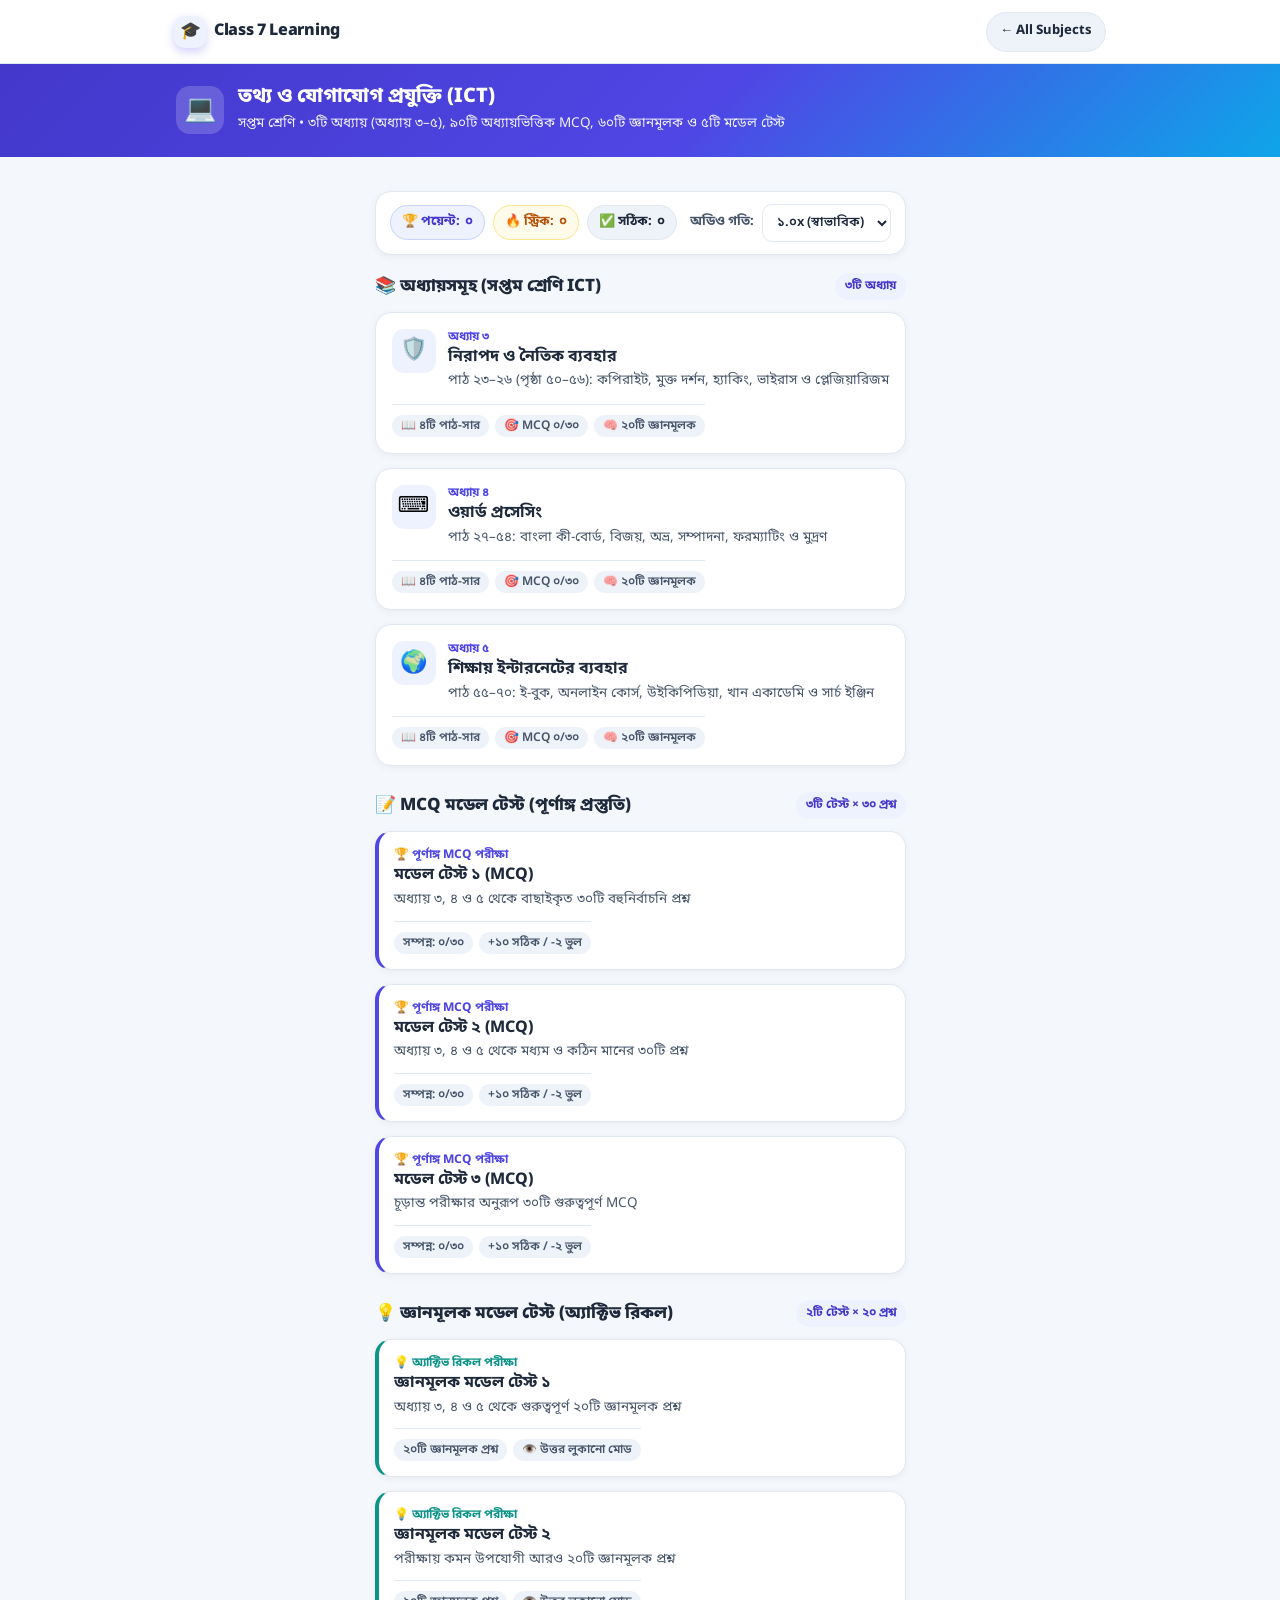
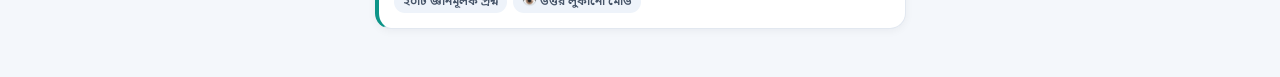
<file: subjects/ict/index.html>
<!DOCTYPE html>
<html lang="bn">
<head>
  <meta charset="UTF-8" />
  <meta name="viewport" content="width=device-width, initial-scale=1.0" />
  <title>তথ্য ও যোগাযোগ প্রযুক্তি (ICT) | Class 7 Learning</title>
  <link rel="preconnect" href="https://fonts.googleapis.com" />
  <link rel="preconnect" href="https://fonts.gstatic.com" crossorigin />
  <link href="https://fonts.googleapis.com/css2?family=Noto+Sans+Bengali:wght@400;600;700&family=Plus+Jakarta+Sans:wght@400;600;700;800&display=swap" rel="stylesheet" />
  <link rel="stylesheet" href="../../assets/css/style.css" />
  <style>
    :root {
      --subject-accent: #4f46e5;
      --bg-page: #f4f7fb;
      --bg-surface: #ffffff;
      --bg-subtle: #eef3fa;
      --text-primary: #1e293b;
      --text-secondary: #475569;
      --text-muted: #64748b;
      --border-color: #e2e8f0;
      --primary: #4f46e5;
      --primary-dark: #4338ca;
      --primary-light: #eef2ff;
      --success: #10b981;
      --success-light: #ecfdf5;
      --warning: #f59e0b;
      --warning-light: #fffbeb;
      --danger: #ef4444;
      --danger-light: #fef2f2;
      --font-sans: "Plus Jakarta Sans", "Segoe UI", system-ui, -apple-system, sans-serif;
      --font-bangla: "Noto Sans Bengali", "Hind Siliguri", "SolaimanLipi", "Kalpurush", sans-serif;
      --radius-sm: 10px;
      --radius-md: 16px;
      --radius-lg: 22px;
      --radius-full: 9999px;
      --shadow-sm: 0 2px 8px rgba(15, 23, 42, 0.05);
      --shadow-md: 0 8px 24px rgba(15, 23, 42, 0.08);
    }

    /* Standalone fallback layout if ../../assets/css/style.css is absent in preview */
    .ict-fallback-wrap {
      font-family: var(--font-bangla), var(--font-sans);
      color: var(--text-primary);
      background: var(--bg-page);
      line-height: 1.6;
      font-size: 15px;
    }

    .ict-shell {
      max-width: 960px;
      margin: 0 auto;
      padding: 16px 14px 48px;
    }

    /* Fallback header & banner styles if external CSS isn't loaded */
    .site-header {
      position: sticky;
      top: 0;
      z-index: 40;
      background: rgba(255, 255, 255, 0.94);
      backdrop-filter: blur(10px);
      border-bottom: 1px solid var(--border-color);
    }
    .header-inner {
      max-width: 960px;
      margin: 0 auto;
      padding: 10px 14px;
      display: flex;
      align-items: center;
      justify-content: space-between;
      gap: 10px;
    }
    .brand {
      display: inline-flex;
      align-items: center;
      gap: 8px;
      font-weight: 800;
      font-size: 16px;
      color: var(--text-primary);
      text-decoration: none;
    }
    .brand-badge {
      width: 32px;
      height: 32px;
      border-radius: 10px;
      background: var(--primary-light);
      display: inline-flex;
      align-items: center;
      justify-content: center;
      font-size: 17px;
    }
    .nav-pill {
      display: inline-flex;
      align-items: center;
      gap: 6px;
      padding: 8px 13px;
      border-radius: var(--radius-full);
      background: var(--bg-subtle);
      color: var(--text-primary);
      font-size: 13px;
      font-weight: 700;
      text-decoration: none;
      border: 1px solid var(--border-color);
    }
    .subject-banner {
      background: linear-gradient(135deg, #4338ca 0%, #4f46e5 55%, #0ea5e9 100%);
      color: #ffffff;
      padding: 20px 14px;
    }
    .subject-banner-inner {
      max-width: 960px;
      margin: 0 auto;
    }
    .subject-title-row {
      display: flex;
      align-items: center;
      gap: 14px;
    }
    .subject-title-icon {
      width: 48px;
      height: 48px;
      border-radius: 14px;
      background: rgba(255, 255, 255, 0.18);
      display: flex;
      align-items: center;
      justify-content: center;
      font-size: 26px;
      flex-shrink: 0;
    }
    .subject-title-row h1 {
      margin: 0;
      font-size: 20px;
      font-weight: 800;
      line-height: 1.3;
    }
    .subject-title-row p {
      margin: 3px 0 0;
      font-size: 13.5px;
      opacity: 0.92;
    }

    /* ICT App Specific Components (all prefixed .ict- to prevent conflicts) */
    .ict-hud {
      display: flex;
      flex-wrap: wrap;
      align-items: center;
      justify-content: space-between;
      gap: 10px;
      background: var(--bg-surface);
      border: 1px solid var(--border-color);
      border-radius: var(--radius-md);
      padding: 12px 14px;
      margin-bottom: 16px;
      box-shadow: var(--shadow-sm);
    }
    .ict-hud-stats {
      display: flex;
      flex-wrap: wrap;
      align-items: center;
      gap: 8px;
    }
    .ict-stat-pill {
      display: inline-flex;
      align-items: center;
      gap: 5px;
      padding: 6px 11px;
      border-radius: var(--radius-full);
      font-size: 13px;
      font-weight: 700;
      background: var(--bg-subtle);
      color: var(--text-primary);
      border: 1px solid var(--border-color);
    }
    .ict-stat-pill.is-points {
      background: var(--primary-light);
      color: var(--primary-dark);
      border-color: #c7d2fe;
    }
    .ict-stat-pill.is-streak {
      background: var(--warning-light);
      color: #b45309;
      border-color: #fde68a;
    }
    .ict-hud-controls {
      display: flex;
      align-items: center;
      gap: 8px;
      flex-wrap: wrap;
    }
    .ict-speed-select {
      padding: 7px 10px;
      border-radius: var(--radius-sm);
      border: 1px solid var(--border-color);
      background: var(--bg-surface);
      font-family: inherit;
      font-size: 13px;
      font-weight: 600;
      color: var(--text-primary);
      min-height: 38px;
    }

    .ict-section-heading {
      display: flex;
      align-items: center;
      justify-content: space-between;
      gap: 10px;
      margin: 18px 0 12px;
    }
    .ict-section-heading h2 {
      margin: 0;
      font-size: 17px;
      font-weight: 800;
      color: var(--text-primary);
    }
    .ict-section-badge {
      font-size: 12px;
      font-weight: 700;
      padding: 4px 10px;
      border-radius: var(--radius-full);
      background: var(--primary-light);
      color: var(--primary-dark);
    }

    .ict-chapter-grid {
      display: grid;
      grid-template-columns: repeat(auto-fill, minmax(260px, 1fr));
      gap: 14px;
    }
    .ict-chapter-card {
      background: var(--bg-surface);
      border: 1px solid var(--border-color);
      border-radius: var(--radius-md);
      padding: 16px;
      box-shadow: var(--shadow-sm);
      display: flex;
      flex-direction: column;
      justify-content: space-between;
      gap: 12px;
      cursor: pointer;
      transition: transform 0.15s ease, box-shadow 0.15s ease, border-color 0.15s ease;
      text-align: left;
      width: 100%;
      font-family: inherit;
    }
    .ict-chapter-card:hover,
    .ict-chapter-card:focus-visible {
      transform: translateY(-2px);
      box-shadow: var(--shadow-md);
      border-color: var(--primary);
      outline: none;
    }
    .ict-card-top {
      display: flex;
      align-items: flex-start;
      gap: 12px;
    }
    .ict-card-icon {
      width: 44px;
      height: 44px;
      border-radius: 12px;
      background: var(--primary-light);
      display: flex;
      align-items: center;
      justify-content: center;
      font-size: 22px;
      flex-shrink: 0;
    }
    .ict-card-num {
      font-size: 12px;
      font-weight: 700;
      color: var(--primary);
      margin-bottom: 2px;
    }
    .ict-card-title {
      margin: 0;
      font-size: 16px;
      font-weight: 700;
      color: var(--text-primary);
      line-height: 1.35;
    }
    .ict-card-desc {
      margin: 4px 0 0;
      font-size: 13.5px;
      color: var(--text-secondary);
      line-height: 1.45;
    }
    .ict-card-meta {
      display: flex;
      flex-wrap: wrap;
      gap: 6px;
      padding-top: 10px;
      border-top: 1px solid var(--border-color);
    }
    .ict-mini-chip {
      font-size: 12px;
      font-weight: 600;
      padding: 3px 9px;
      border-radius: var(--radius-full);
      background: var(--bg-subtle);
      color: var(--text-secondary);
    }
    .ict-mini-chip.is-done {
      background: var(--success-light);
      color: #047857;
    }

    /* Model Test Cards */
    .ict-test-card {
      background: var(--bg-surface);
      border: 1px solid var(--border-color);
      border-left: 4px solid var(--primary);
      border-radius: var(--radius-md);
      padding: 15px;
      box-shadow: var(--shadow-sm);
      display: flex;
      flex-direction: column;
      justify-content: space-between;
      gap: 10px;
      cursor: pointer;
      text-align: left;
      width: 100%;
      font-family: inherit;
      transition: transform 0.15s ease, box-shadow 0.15s ease;
    }
    .ict-test-card.is-gyan {
      border-left-color: #0d9488;
    }
    .ict-test-card:hover {
      transform: translateY(-2px);
      box-shadow: var(--shadow-md);
    }

    /* Active View Toolbar & Tabs */
    .ict-back-row {
      display: flex;
      flex-wrap: wrap;
      align-items: center;
      justify-content: space-between;
      gap: 10px;
      margin-bottom: 14px;
    }
    .ict-btn {
      display: inline-flex;
      align-items: center;
      justify-content: center;
      gap: 6px;
      min-height: 44px;
      padding: 9px 15px;
      border-radius: var(--radius-sm);
      border: 1px solid var(--border-color);
      background: var(--bg-surface);
      color: var(--text-primary);
      font-family: inherit;
      font-size: 14px;
      font-weight: 700;
      cursor: pointer;
      transition: background 0.15s ease, border-color 0.15s ease;
    }
    .ict-btn:hover {
      background: var(--bg-subtle);
    }
    .ict-btn-primary {
      background: var(--primary);
      color: #ffffff;
      border-color: var(--primary);
    }
    .ict-btn-primary:hover {
      background: var(--primary-dark);
    }
    .ict-btn-danger {
      background: var(--danger);
      color: #ffffff;
      border-color: var(--danger);
    }
    .ict-btn-danger:hover {
      background: #dc2626;
    }
    .ict-btn-success {
      background: var(--success);
      color: #ffffff;
      border-color: var(--success);
    }
    .ict-btn-sm {
      min-height: 38px;
      padding: 6px 12px;
      font-size: 13px;
    }

    .ict-chapter-header-card {
      background: var(--bg-surface);
      border: 1px solid var(--border-color);
      border-left: 5px solid var(--primary);
      border-radius: var(--radius-md);
      padding: 16px;
      margin-bottom: 14px;
      box-shadow: var(--shadow-sm);
    }
    .ict-chapter-header-card h2 {
      margin: 0 0 4px;
      font-size: 18px;
      font-weight: 800;
      color: var(--text-primary);
    }
    .ict-chapter-header-card p {
      margin: 0;
      font-size: 14px;
      color: var(--text-secondary);
    }

    .ict-mode-tabs {
      display: grid;
      grid-template-columns: repeat(3, 1fr);
      gap: 8px;
      margin-bottom: 16px;
      background: var(--bg-surface);
      padding: 6px;
      border-radius: var(--radius-md);
      border: 1px solid var(--border-color);
    }
    .ict-tab-btn {
      min-height: 44px;
      padding: 8px 6px;
      border: none;
      border-radius: var(--radius-sm);
      background: transparent;
      color: var(--text-secondary);
      font-family: inherit;
      font-size: 13.5px;
      font-weight: 700;
      cursor: pointer;
      display: flex;
      align-items: center;
      justify-content: center;
      gap: 5px;
      text-align: center;
      transition: background 0.15s ease, color 0.15s ease;
    }
    .ict-tab-btn.is-active {
      background: var(--primary);
      color: #ffffff;
    }

    /* Summary Cards */
    .ict-summary-list {
      display: flex;
      flex-direction: column;
      gap: 14px;
    }
    .ict-summary-card {
      background: var(--bg-surface);
      border: 1px solid var(--border-color);
      border-radius: var(--radius-md);
      padding: 16px;
      box-shadow: var(--shadow-sm);
    }
    .ict-summary-card.is-speaking {
      border-color: var(--primary);
      box-shadow: 0 0 0 3px var(--primary-light);
    }
    .ict-summary-top {
      display: flex;
      flex-wrap: wrap;
      align-items: center;
      justify-content: space-between;
      gap: 10px;
      margin-bottom: 10px;
      padding-bottom: 10px;
      border-bottom: 1px solid var(--border-color);
    }
    .ict-summary-title {
      margin: 0;
      font-size: 16px;
      font-weight: 800;
      color: var(--primary-dark);
    }
    .ict-summary-points {
      margin: 0;
      padding-left: 18px;
      display: flex;
      flex-direction: column;
      gap: 8px;
    }
    .ict-summary-points li {
      font-size: 15px;
      color: var(--text-primary);
      line-height: 1.65;
    }

    /* Stage Selector Pills */
    .ict-stage-bar {
      display: flex;
      flex-wrap: wrap;
      align-items: center;
      justify-content: space-between;
      gap: 10px;
      background: var(--bg-surface);
      border: 1px solid var(--border-color);
      border-radius: var(--radius-md);
      padding: 12px 14px;
      margin-bottom: 14px;
    }
    .ict-stage-pills {
      display: flex;
      flex-wrap: wrap;
      gap: 6px;
    }
    .ict-stage-pill {
      min-height: 38px;
      padding: 6px 12px;
      border-radius: var(--radius-full);
      border: 1px solid var(--border-color);
      background: var(--bg-subtle);
      color: var(--text-secondary);
      font-family: inherit;
      font-size: 13px;
      font-weight: 700;
      cursor: pointer;
    }
    .ict-stage-pill.is-active {
      background: var(--primary);
      color: #ffffff;
      border-color: var(--primary);
    }
    .ict-stage-pill.is-completed {
      background: var(--success-light);
      color: #047857;
      border-color: #a7f3d0;
    }
    .ict-stage-pill.is-active.is-completed {
      background: var(--primary);
      color: #ffffff;
      border-color: var(--primary);
    }

    /* Progress Bar */
    .ict-progress-wrap {
      background: var(--bg-surface);
      border: 1px solid var(--border-color);
      border-radius: var(--radius-md);
      padding: 12px 14px;
      margin-bottom: 14px;
    }
    .ict-progress-meta {
      display: flex;
      justify-content: space-between;
      align-items: center;
      font-size: 13.5px;
      font-weight: 700;
      color: var(--text-secondary);
      margin-bottom: 8px;
      gap: 8px;
      flex-wrap: wrap;
    }
    .ict-progress-track {
      height: 10px;
      background: var(--bg-subtle);
      border-radius: var(--radius-full);
      overflow: hidden;
    }
    .ict-progress-fill {
      height: 100%;
      background: var(--primary);
      border-radius: var(--radius-full);
      transition: width 0.25s ease;
    }

    /* MCQ Question Card */
    .ict-q-list {
      display: flex;
      flex-direction: column;
      gap: 14px;
    }
    .ict-q-card {
      background: var(--bg-surface);
      border: 1px solid var(--border-color);
      border-radius: var(--radius-md);
      padding: 16px;
      box-shadow: var(--shadow-sm);
    }
    .ict-q-head {
      display: flex;
      align-items: flex-start;
      justify-content: space-between;
      gap: 10px;
      margin-bottom: 12px;
    }
    .ict-q-num {
      display: inline-block;
      font-size: 12px;
      font-weight: 800;
      padding: 3px 9px;
      border-radius: var(--radius-full);
      background: var(--primary-light);
      color: var(--primary-dark);
      margin-bottom: 6px;
    }
    .ict-q-text {
      margin: 0;
      font-size: 15.5px;
      font-weight: 700;
      color: var(--text-primary);
      line-height: 1.5;
    }
    .ict-options-grid {
      display: grid;
      grid-template-columns: 1fr;
      gap: 8px;
    }
    @media (min-width: 600px) {
      .ict-options-grid {
        grid-template-columns: 1fr 1fr;
      }
    }
    .ict-opt-btn {
      width: 100%;
      min-height: 46px;
      padding: 10px 12px;
      border-radius: var(--radius-sm);
      border: 1.5px solid var(--border-color);
      background: var(--bg-surface);
      color: var(--text-primary);
      font-family: inherit;
      font-size: 14.5px;
      font-weight: 600;
      text-align: left;
      cursor: pointer;
      display: flex;
      align-items: center;
      gap: 8px;
      line-height: 1.4;
      transition: background 0.15s ease, border-color 0.15s ease;
    }
    .ict-opt-btn:hover:not(:disabled) {
      background: var(--bg-subtle);
      border-color: #cbd5e1;
    }
    .ict-opt-btn.is-correct {
      background: var(--success-light);
      border-color: var(--success);
      color: #065f46;
    }
    .ict-opt-btn.is-wrong {
      background: var(--danger-light);
      border-color: var(--danger);
      color: #991b1b;
    }
    .ict-opt-btn:disabled {
      cursor: default;
    }
    .ict-q-feedback {
      margin-top: 10px;
      padding: 10px 12px;
      border-radius: var(--radius-sm);
      font-size: 13.5px;
      font-weight: 600;
      line-height: 1.45;
    }
    .ict-q-feedback.is-correct {
      background: var(--success-light);
      color: #065f46;
      border: 1px solid #a7f3d0;
    }
    .ict-q-feedback.is-wrong {
      background: var(--danger-light);
      color: #991b1b;
      border: 1px solid #fecaca;
    }

    /* Active Recall Gyanmulok Card */
    .ict-gyan-card {
      background: var(--bg-surface);
      border: 1px solid var(--border-color);
      border-radius: var(--radius-md);
      padding: 16px;
      box-shadow: var(--shadow-sm);
    }
    .ict-gyan-ans {
      margin-top: 12px;
      padding: 12px 14px;
      border-radius: var(--radius-sm);
      background: var(--bg-subtle);
      border-left: 4px solid var(--primary);
      font-size: 14.5px;
      color: var(--text-primary);
      line-height: 1.6;
      display: none;
    }
    .ict-gyan-ans.is-open {
      display: block;
    }
    .ict-gyan-actions {
      display: flex;
      flex-wrap: wrap;
      align-items: center;
      gap: 8px;
      margin-top: 12px;
    }

    .ict-notice {
      padding: 10px 14px;
      border-radius: var(--radius-sm);
      background: var(--warning-light);
      border: 1px solid #fde68a;
      color: #92400e;
      font-size: 13.5px;
      font-weight: 600;
      margin-bottom: 12px;
      display: none;
    }
    .ict-notice.is-visible {
      display: block;
    }

    .ict-summary-footer {
      background: linear-gradient(135deg, #eef2ff 0%, #ecfdf5 100%);
      border: 1px solid #c7d2fe;
      border-radius: var(--radius-md);
      padding: 16px;
      margin-top: 16px;
      display: flex;
      flex-wrap: wrap;
      align-items: center;
      justify-content: space-between;
      gap: 12px;
    }
    .ict-hidden {
      display: none !important;
    }
  </style>
</head>
<body class="ict-fallback-wrap">
  <header class="site-header">
    <div class="container header-inner">
      <a href="../../index.html" class="brand">
        <span class="brand-badge" aria-hidden="true">🎓</span>
        <span>Class 7 Learning</span>
      </a>
      <div class="header-actions">
        <a href="../../index.html" class="nav-pill">&larr; All Subjects</a>
      </div>
    </div>
  </header>

  <section class="subject-banner">
    <div class="container subject-banner-inner">
      <div class="subject-title-row">
        <div class="subject-title-icon" aria-hidden="true">💻</div>
        <div>
          <h1 class="bn-text" lang="bn">তথ্য ও যোগাযোগ প্রযুক্তি (ICT)</h1>
          <p class="bn-text" lang="bn">সপ্তম শ্রেণি • ৩টি অধ্যায় (অধ্যায় ৩–৫), ৯০টি অধ্যায়ভিত্তিক MCQ, ৬০টি জ্ঞানমূলক ও ৫টি মডেল টেস্ট</p>
        </div>
      </div>
    </div>
  </section>

  <main class="ict-shell">
    <!-- Gamified HUD -->
    <div class="ict-hud" aria-label="গেমিফাইড স্কোর ও অডিও নিয়ন্ত্রণ">
      <div class="ict-hud-stats">
        <span class="ict-stat-pill is-points">🏆 পয়েন্ট: <strong id="hudPoints">০</strong></span>
        <span class="ict-stat-pill is-streak">🔥 স্ট্রিক: <strong id="hudStreak">০</strong></span>
        <span class="ict-stat-pill">✅ সঠিক: <strong id="hudCorrect">০</strong></span>
      </div>
      <div class="ict-hud-controls">
        <label for="audioRate" style="font-size:13px;font-weight:700;color:var(--text-secondary);">অডিও গতি:</label>
        <select id="audioRate" class="ict-speed-select" aria-label="অডিও প্লেব্যাক গতি">
          <option value="0.85">০.৮৫x (ধীরে)</option>
          <option value="1" selected>১.০x (স্বাভাবিক)</option>
          <option value="1.15">১.১৫x (দ্রুত)</option>
        </select>
        <button id="stopAudioBtn" type="button" class="ict-btn ict-btn-danger ict-btn-sm ict-hidden">⏹ অডিও থামুন</button>
      </div>
    </div>

    <div id="audioNotice" class="ict-notice" role="status"></div>

    <!-- HOME VIEW: Chapters + Model Tests -->
    <section id="homeView">
      <div class="ict-section-heading">
        <h2>📚 অধ্যায়সমূহ (সপ্তম শ্রেণি ICT)</h2>
        <span class="ict-section-badge">৩টি অধ্যায়</span>
      </div>
      <div id="chapterGrid" class="ict-chapter-grid"></div>

      <div class="ict-section-heading" style="margin-top:26px;">
        <h2>📝 MCQ মডেল টেস্ট (পূর্ণাঙ্গ প্রস্তুতি)</h2>
        <span class="ict-section-badge">৩টি টেস্ট × ৩০ প্রশ্ন</span>
      </div>
      <div id="mcqTestGrid" class="ict-chapter-grid"></div>

      <div class="ict-section-heading" style="margin-top:26px;">
        <h2>💡 জ্ঞানমূলক মডেল টেস্ট (অ্যাক্টিভ রিকল)</h2>
        <span class="ict-section-badge">২টি টেস্ট × ২০ প্রশ্ন</span>
      </div>
      <div id="gyanTestGrid" class="ict-chapter-grid"></div>
    </section>

    <!-- CHAPTER VIEW -->
    <section id="chapterView" class="ict-hidden">
      <div class="ict-back-row">
        <button id="backFromChapterBtn" type="button" class="ict-btn">← সব অধ্যায়ে ফিরুন</button>
        <button id="resetChapterBtn" type="button" class="ict-btn ict-btn-sm">🔄 অধ্যায়ের টেস্ট রিসেট</button>
      </div>

      <div class="ict-chapter-header-card">
        <h2 id="chapterTitle"></h2>
        <p id="chapterSubtitle"></p>
      </div>

      <div class="ict-mode-tabs" role="tablist">
        <button type="button" class="ict-tab-btn is-active" data-mode="summary">📖 সারসংক্ষেপ</button>
        <button type="button" class="ict-tab-btn" data-mode="mcq">🎯 MCQ (৩০টি)</button>
        <button type="button" class="ict-tab-btn" data-mode="gyan">🧠 জ্ঞানমূলক (২০টি)</button>
      </div>

      <div id="chapterContent"></div>
    </section>

    <!-- MODEL TEST VIEW -->
    <section id="testView" class="ict-hidden">
      <div class="ict-back-row">
        <button id="backFromTestBtn" type="button" class="ict-btn">← হোমে ফিরুন</button>
        <button id="resetTestBtn" type="button" class="ict-btn ict-btn-sm">🔄 টেস্ট রিসেট ও নতুন শুরু</button>
      </div>

      <div class="ict-chapter-header-card">
        <h2 id="testTitle"></h2>
        <p id="testSubtitle"></p>
      </div>

      <div id="testContent"></div>
    </section>
  </main>

  <script src="../../assets/js/audio.js"></script>
  <script>
  (function () {
    "use strict";

    // =========================================================================
    // 1. AUDIO WRAPPER (Uses window.Class7Audio if loaded, else safe fallback)
    // =========================================================================
    var currentPlayingBtn = null;
    var currentPlayingCard = null;
    var audioRate = 1;

    function getAudioApi() {
      if (window.Class7Audio && typeof window.Class7Audio.speakText === "function") {
        return window.Class7Audio;
      }
      return {
        isSupported: typeof window !== "undefined" && "speechSynthesis" in window,
        speakText: function (text, lang, cb) {
          cb = cb || {};
          if (!("speechSynthesis" in window)) {
            if (cb.onNotice) cb.onNotice("এই ব্রাউজারে অডিও প্লেব্যাক সমর্থিত নয়।");
            return;
          }
          window.speechSynthesis.cancel();
          var u = new SpeechSynthesisUtterance(text);
          u.lang = lang === "bn" ? "bn-BD" : "en-US";
          u.rate = audioRate;
          u.onstart = function () { if (cb.onStart) cb.onStart(); };
          u.onend = function () { if (cb.onEnd) cb.onEnd(); };
          u.onerror = function () { if (cb.onEnd) cb.onEnd(); };
          window.speechSynthesis.speak(u);
        },
        stop: function (onStop) {
          if ("speechSynthesis" in window) window.speechSynthesis.cancel();
          if (onStop) onStop();
        },
        setRate: function (r) {
          audioRate = r;
        }
      };
    }

    function showNotice(msg) {
      var el = document.getElementById("audioNotice");
      if (!msg) {
        el.classList.remove("is-visible");
        el.textContent = "";
        return;
      }
      el.textContent = msg;
      el.classList.add("is-visible");
      setTimeout(function () {
        el.classList.remove("is-visible");
      }, 5000);
    }

    function clearPlayingUI() {
      if (currentPlayingBtn) {
        currentPlayingBtn.textContent = currentPlayingBtn.dataset.idleLabel || "🔊 বাংলায় শুনুন";
        currentPlayingBtn.classList.remove("ict-btn-danger");
        currentPlayingBtn.classList.add("ict-btn-primary");
      }
      if (currentPlayingCard) {
        currentPlayingCard.classList.remove("is-speaking");
      }
      currentPlayingBtn = null;
      currentPlayingCard = null;
      document.getElementById("stopAudioBtn").classList.add("ict-hidden");
    }

    function stopAllAudio() {
      getAudioApi().stop(clearPlayingUI);
    }

    function toggleBanglaAudio(text, btn, card) {
      if (currentPlayingBtn === btn) {
        stopAllAudio();
        return;
      }
      stopAllAudio();
      var api = getAudioApi();
      if (api.setRate) api.setRate(audioRate);
      currentPlayingBtn = btn;
      currentPlayingCard = card || null;
      api.speakText(text, "bn", {
        onStart: function () {
          btn.textContent = "⏹ থামুন";
          btn.classList.remove("ict-btn-primary");
          btn.classList.add("ict-btn-danger");
          if (card) card.classList.add("is-speaking");
          document.getElementById("stopAudioBtn").classList.remove("ict-hidden");
        },
        onEnd: function () {
          clearPlayingUI();
        },
        onNotice: function (msg) {
          showNotice(msg);
        }
      });
    }

    // =========================================================================
    // 2. BENGALI NUMERALS & HELPERS
    // =========================================================================
    var BN_DIGITS = ["০", "১", "২", "৩", "৪", "৫", "৬", "৭", "৮", "৯"];
    function toBn(num) {
      return String(num).replace(/\d/g, function (d) { return BN_DIGITS[Number(d)]; });
    }
    function shuffleArray(arr) {
      var copy = arr.slice();
      for (var i = copy.length - 1; i > 0; i--) {
        var j = Math.floor(Math.random() * (i + 1));
        var tmp = copy[i];
        copy[i] = copy[j];
        copy[j] = tmp;
      }
      return copy;
    }

    // =========================================================================
    // 3. CHAPTER DATA (5 Chapters × Summary + 30 MCQs + 20 Gyanmulok)
    // =========================================================================
    var CHAPTERS = [
      {
        id: "ch3",
        num: "অধ্যায় ৩",
        icon: "🛡️",
        title: "নিরাপদ ও নৈতিক ব্যবহার",
        subtitle: "পাঠ ২৩–২৬ (পৃষ্ঠা ৫০–৫৬): কপিরাইট, মুক্ত দর্শন, হ্যাকিং, ভাইরাস ও প্লেজিয়ারিজম",
        summaries: [
          {
            title: "১. বুদ্ধিভিত্তিক সম্পদ ও অনলাইন নিরাপত্তা",
            points: [
              "মানুষের জীবনযাপনে দুই ধরনের সম্পদ রয়েছে—বস্তুগত সম্পদ (বাড়ি, গাড়ি) এবং বুদ্ধিভিত্তিক সম্পদ (গান, কবিতা, গবেষণা, সফটওয়্যার)।",
              "অনলাইনে মত প্রকাশের স্বাধীনতা অপব্যবহার করে হুমকি বা অশালীন মন্তব্য করা এবং ইচ্ছাকৃতভাবে ওয়েবসাইট অচল করা অনৈতিক ও বেআইনি কাজ।",
              "অপরিচিত ই-মেইল বা লোভনীয় লটারির প্রতারণামূলক বার্তায় সাড়া দেওয়া উচিত নয় এবং ক্রেডিট কার্ডের নম্বর গোপন রাখতে হয়।"
            ]
          },
          {
            title: "২. কপিরাইট, ফেয়ার ইউজ ও রয়্যালটি",
            points: [
              "বুদ্ধিভিত্তিক কাজের (গান, কবিতা, বই, সফটওয়্যার) স্রষ্টার অধিকার সংরক্ষণের আইনকে কপিরাইট আইন বলে।",
              "মুদ্রণযন্ত্র আবিষ্কারের পর ১৬৬২ সালে যুক্তরাজ্যে সর্বপ্রথম কপিরাইট আইন (Licensing of the Press Act) পাস হয়।",
              "বাংলাদেশের কপিরাইট আইন (২০০০) অনুযায়ী লেখকের মৃত্যুর পরও ৬০ বছর পর্যন্ত কপিরাইট বলবৎ থাকে।",
              "বই বিক্রির লভ্যাংশ থেকে লেখক যে অংশ পান তাকে রয়্যালটি বলে। অনুমোদন ছাড়া কপি করলে তাকে পাইরেটেড (Pirated) কপি বলে, তবে পড়ালেখার কাজে ফটোকপি করা 'ফেয়ার ইউজ'।"
            ]
          },
          {
            title: "৩. মুক্ত দর্শন, কপিলেফট ও ক্রিয়েটিভ কমন্স",
            points: [
              "কপিরাইটের বিপরীতে স্রষ্টা যখন শর্তসাপেক্ষে বা বিনামূল্যে কাজটি ব্যবহারের অনুমতি দেন, তাকে মুক্ত দর্শন বা ওপেন সোর্স ফিলোসফি বলে।",
              "কপিরাইটের একেবারে উল্টো হলো কপিলেফট (Copyleft)—যেখানে স্রষ্টা সবাইকে কপি করার অনুমতি দেন।",
              "কপিরাইট ও কপিলেফটের মাঝামাঝি লাইসেন্স হলো ক্রিয়েটিভ কমন্স (Creative Commons)।",
              "ওপেন সোর্স দর্শনের বড় উদাহরণ হলো মুক্ত বিশ্বকোষ উইকিপিডিয়া (www.wikipedia.org)।"
            ]
          },
          {
            title: "৪. হ্যাকিং, কম্পিউটার ভাইরাস ও প্লেজিয়ারিজম",
            points: [
              "অনুমতি ছাড়া অন্যের কম্পিউটার বা ওয়েবসাইটে প্রবেশ করাকে হ্যাকিং বলে। ক্ষতি না করে ঢুকলে 'হোয়াইট হ্যাট হ্যাকার' আর ক্ষতি করলে 'ব্ল্যাক হ্যাট হ্যাকার' বলে।",
              "১৯৯৯ সালে Melissa ভাইরাস (নির্মাতা ডেভিড স্মিথ, ১০ বছর জেল) এবং ২০০৪ সালে Mydoom Worm ভাইরাস বিশ্বজুড়ে ব্যাপক ক্ষতি করেছিল।",
              "অন্যের লেখা বা গবেষণা চুরি করে নিজের নামে চালিয়ে দেওয়াকে প্লেজিয়ারিজম (Plagiarism) বলে।",
              "তথ্যসূত্র বা অন্যের অবদান স্পষ্টভাবে উল্লেখ করলে প্লেজিয়ারিজম হয় না।"
            ]
          }
        ],
        mcqs: [
          { q: "সর্বপ্রথম কোন দেশে ১৬৬২ সালে কপিরাইট আইন পাস হয়?", opts: ["যুক্তরাষ্ট্র", "যুক্তরাজ্য", "বাংলাদেশ", "ফ্রান্স"], ans: 1, exp: "১৬৬২ সালে যুক্তরাজ্যের পার্লামেন্টে Licensing of the Press Act পাস হয়।" },
          { q: "বাংলাদেশের কপিরাইট আইন (২০০০) অনুযায়ী এর মেয়াদ লেখকের মৃত্যুর পর কত বছর?", opts: ["৫০ বছর", "৬০ বছর", "৭০ বছর", "১০০ বছর"], ans: 1, exp: "বাংলাদেশের কপিরাইট আইন ২০০০ অনুযায়ী মেয়াদ ৬০ বছর।" },
          { q: "বই বিক্রির অর্থ থেকে লেখক যে অংশ পান তাকে কী বলে?", opts: ["পাইরেসি", "রয়্যালটি", "কপিলেফট", "ফেয়ার ইউজ"], ans: 1, exp: "লেখক বই বিক্রির যে অংশ পান তাকে রয়্যালটি বলে।" },
          { q: "পড়ালেখার কাজে কোনো বই ফটোকপি করা কপিরাইট আইনের আওতায় কী হিসেবে গণ্য?", opts: ["পাইরেসি", "ফেয়ার ইউজ", "হ্যাকিং", "প্লেজিয়ারিজম"], ans: 1, exp: "শিক্ষামূলক বা একাডেমিক কাজে সীমিত কপি করাকে ফেয়ার ইউজ বলে।" },
          { q: "কপিরাইট আইন ভঙ্গ করে কোনো কিছু নকল করলে তাকে কী বলে?", opts: ["ওপেন সোর্স", "চোরাই বা পাইরেটেড কপি", "ফেয়ার ইউজ", "রয়্যালটি"], ans: 1, exp: "অননুমোদিত কপিকে চোরাই বা Pirated কপি বলে।" },
          { q: "কপিরাইটের একেবারে উল্টো ধারণা কোনটি?", opts: ["ফেয়ার ইউজ", "কপিলেফট (Copyleft)", "পাইরেসি", "প্লেজিয়ারিজম"], ans: 1, exp: "কপিরাইটের বিপরীতে সবাইকে কপি করার অনুমতি দেওয়াকে কপিলেফট বলে।" },
          { q: "কপিরাইট ও কপিলেফটের মাঝামাঝি অবস্থানে কোন লাইসেন্স রয়েছে?", opts: ["ক্রিয়েটিভ কমন্স", "পাইরেটেড", "হ্যাকিং", "রয়্যালটি"], ans: 0, exp: "ক্রিয়েটিভ কমন্স লাইসেন্সে স্রষ্টার কিছু অধিকার সংরক্ষিত রেখে ব্যবহারের সুযোগ দেওয়া হয়।" },
          { q: "মুক্ত দর্শনের আওতায় গড়ে ওঠা জনপ্রিয় বিশ্বকোষ কোনটি?", opts: ["গুগল", "উইকিপিডিয়া", "ফেসবুক", "ইয়াহু"], ans: 1, exp: "উইকিপিডিয়া একটি মুক্ত জ্ঞানভাণ্ডার।" },
          { q: "যারা অন্যের ওয়েবসাইটে ঢুকে কোনো ক্ষতি না করে বের হয়ে আসে তাদের কী বলে?", opts: ["ব্ল্যাক হ্যাট হ্যাকার", "হোয়াইট হ্যাট হ্যাকার", "পাইরেট", "প্রোগ্রামার"], ans: 1, exp: "ক্ষতি না করে কৌতূহলবশত বা নিরাপত্তার জন্য প্রবেশ করলে White hat hacker বলে।" },
          { q: "যারা অন্যের সিস্টেমে ঢুকে তথ্য নষ্ট বা ক্ষতি করে তাদের কী বলে?", opts: ["হোয়াইট হ্যাট হ্যাকার", "ব্ল্যাক হ্যাট হ্যাকার", "এথিক্যাল হ্যাকার", "অপারেটর"], ans: 1, exp: "ক্ষতিকারক হ্যাকারদের কালো টুপি বা Black hat hacker বলে।" },
          { q: "১৯৮৩ সালে মাত্র ১৯ বছরের এক ছেলে কোন দেশের প্রতিরক্ষা বাহিনীর ওয়েবসাইট হ্যাক করেছিল?", opts: ["যুক্তরাজ্য", "যুক্তরাষ্ট্র", "রাশিয়া", "চীন"], ans: 1, exp: "১৯৮৩ সালে ১৯ বছরের এক তরুণ যুক্তরাষ্ট্রের প্রতিরক্ষা বাহিনীর সাইট হ্যাক করেছিল।" },
          { q: "Mydoom Worm ভাইরাস কত সালের জানুয়ারি মাসে একদিনে আড়াই লক্ষ কম্পিউটার আক্রান্ত করেছিল?", opts: ["১৯৯৯ সালে", "২০০৪ সালে", "২০০৭ সালে", "২০১০ সালে"], ans: 1, exp: "২০০৪ সালের জানুয়ারি মাসে Mydoom Worm আড়াই লক্ষ কম্পিউটার আক্রান্ত করে।" },
          { q: "১৯৯৯ সালে কোন শক্তিশালী ভাইরাসের কারণে মাইক্রোসফটের ই-মেইল সার্ভার বন্ধ রাখতে হয়েছিল?", opts: ["Mydoom", "Melissa", "ILOVEYOU", "Trojan"], ans: 1, exp: "১৯৯৯ সালে Melissa ভাইরাসের আক্রমণে মাইক্রোসফট ই-মেইল সার্ভার বন্ধ রেখেছিল।" },
          { q: "Melissa ভাইরাস তৈরি করার অপরাধে ডেভিড স্মিথের কত বছর জেল হয়েছিল?", opts: ["৫ বছর", "১০ বছর", "১৫ বছর", "২ বছর"], ans: 1, exp: "মেলিসা ভাইরাস তৈরির দায়ে ডেভিড স্মিথের ১০ বছর জেল হয়েছিল।" },
          { q: "অন্যের লেখা চুরি করে নিজের নামে চালিয়ে দেওয়াকে কী বলে?", opts: ["হ্যাকিং", "প্লেজিয়ারিজম", "কপিলেফট", "স্প্যামিং"], ans: 1, exp: "অন্যের লেখা বা সৃষ্টি নিজের নামে প্রকাশ করাকে প্লেজিয়ারিজম বলে।" },
          { q: "অনলাইনে ক্রেডিট কার্ড প্রতারণার জন্য প্রতারকদের কোনটি জানাই যথেষ্ট?", opts: ["কার্ডের রঙ", "কার্ডের নম্বর", "ব্যাংকের নাম", "ছবি"], ans: 1, exp: "অনলাইনে লেনদেনের জন্য কার্ডের গোপন নম্বর জানলেই প্রতারকরা টাকা তুলে নিতে পারে।" },
          { q: "কোন সফটওয়্যারগুলো সবাই মিলে পরিবর্তন ও সমৃদ্ধ করতে পারে?", opts: ["পাইরেটেড সফটওয়্যার", "ওপেন সোর্স সফটওয়্যার", "বাণিজ্যিক সফটওয়্যার", "ভাইরাস"], ans: 1, exp: "মুক্ত দর্শনের আওতায় প্রকাশিত ওপেন সোর্স সফটওয়্যার সবাই ব্যবহার ও উন্নয়ন করতে পারে।" },
          { q: "মুক্ত দর্শনকে ইংরেজিতে কী বলা হয়?", opts: ["Closed Source", "Open Source Philosophy", "Copyright Act", "Fair Use"], ans: 1, exp: "মুক্ত দর্শনকে Open Source Philosophy বলা হয়।" },
          { q: "নিচের কোনটি বুদ্ধিভিত্তিক সম্পদ?", opts: ["বাড়ি", "গান বা সফটওয়্যার", "গাড়ি", "জমি"], ans: 1, exp: "সৃজনশীল কাজ যেমন গান, কবিতা বা সফটওয়্যার হলো বুদ্ধিভিত্তিক সম্পদ।" },
          { q: "প্লেজিয়ারিজমের অভিযোগে কোন বিখ্যাত সাংবাদিককে দায়িত্ব থেকে অব্যাহতি দেওয়া হয়েছিল?", opts: ["ফরিদ জাকারিয়া", "ডেভিড স্মিথ", "সালমান খান", "মেহেদী হাসান"], ans: 0, exp: "পাঠ্যবই অনুযায়ী প্লেজিয়ারিজমের কারণে সাংবাদিক ফরিদ জাকারিয়াকে অব্যাহতি দেওয়া হয়েছিল।" },
          { q: "অপরিচিত ই-মেইলে লটারি জেতার লোভনীয় আশ্বাস কী?", opts: ["সত্য পুরস্কার", "প্রতারণা", "সরকারি অনুদান", "বোনাস"], ans: 1, exp: "অপরিচিত ই-মেইলের লোভনীয় আশ্বাস নিঃসন্দেহে সাইবার প্রতারণা।" },
          { q: "কম্পিউটারের নিরাপত্তা বাড়াতে কী ব্যবহার করা উচিত?", opts: ["শক্তিশালী পাসওয়ার্ড", "সহজ নাম", "জন্ম তারিখ", "১২৩৪"], ans: 0, exp: "তথ্য সুরক্ষায় শক্তিশালী ও গোপন পাসওয়ার্ড ব্যবহার করা জরুরি।" },
          { q: "কোনটি ব্যবহার করে প্লেজিয়ারিজম সহজে ধরা যায়?", opts: ["স্ক্যানার", "বিশেষ সফটওয়্যার", "প্রজেক্টর", "প্লটার"], ans: 1, exp: "বর্তমানে প্লেজিয়ারিজম শনাক্ত করার বিশেষ সফটওয়্যার রয়েছে।" },
          { q: "সাধারণত অধিকাংশ দেশে কপিরাইটের মেয়াদ লেখকের মৃত্যুর পর কত বছর পর্যন্ত থাকে?", opts: ["১০–২০ বছর", "৫০–৭০ বছর", "৫ বছর", "১ বছর"], ans: 1, exp: "সাধারণত ৫০ থেকে ৭০ বছর (কোনো দেশে ১০০ বছর) পর্যন্ত কপিরাইট বলবৎ থাকে।" },
          { q: "কৃত্রিমভাবে কোনো ওয়েবসাইটে প্রতি সেকেন্ডে শতবার প্রবেশ করে সাইট অচল করে দেওয়া কেমন কাজ?", opts: ["বীরত্বের কাজ", "অনৈতিক ও বেআইনি কাজ", "গবেষণামূলক কাজ", "উন্নয়নমূলক কাজ"], ans: 1, exp: "ইচ্ছাকৃতভাবে ওয়েবসাইট অচল করা অনৈতিক ও বেআইনি।" },
          { q: "অন্যের লেখা থেকে সাহায্য নিলে প্লেজিয়ারিজম এড়াতে কী করতে হয়?", opts: ["নাম গোপন রাখতে হয়", "মূল লেখকের অবদান স্বীকার করতে হয়", "শব্দ বদলে দিতে হয়", "কিছু বলতে হয় না"], ans: 1, exp: "নিজের লেখায় অন্যের অংশ ব্যবহার করলে স্পষ্টভাবে উৎস ও অবদান উল্লেখ করতে হয়।" },
          { q: "কম্পিউটার গেমে অতিরিক্ত আসক্তি শিক্ষার্থীদের কোন ক্ষতি করে?", opts: ["বুদ্ধি বাড়ায়", "পড়াশোনা ও শারীরিক-মানসিক ক্ষতি করে", "চোখ ভালো রাখে", "সময় বাঁচায়"], ans: 1, exp: "আসক্তি পড়াশোনা, স্বাস্থ্য ও স্বাভাবিক সামাজিক জীবনকে ব্যাহত করে।" },
          { q: "বস্তুগত সম্পদ নয় কোনটি?", opts: ["জামা", "টাকা", "কবিতা বা গবেষণা", "গাড়ি"], ans: 2, exp: "কবিতা বা গবেষণা স্পর্শ করা যায় না, এগুলো বুদ্ধিভিত্তিক সম্পদ।" },
          { q: "সাইবার জগতের বড় অপরাধগুলো সাধারণত কীভাবে ঘটে?", opts: ["চোখের আড়ালে ইন্টারনেটের মাধ্যমে", "বাজারে গিয়ে", "ডাকঘরে", "স্কুল মাঠে"], ans: 0, exp: "লোকচক্ষুর আড়ালে সাইবার জগতে প্রতারণা ও হ্যাকিং ঘটে।" },
          { q: "নৈতিকতা রক্ষার জন্য ইন্টারনেটে মন্তব্য লেখার সময় কেমন হওয়া উচিত?", opts: ["অশালীন", "যুক্তিসঙ্গত ও শালীন", "মিথ্যা", "আক্রমণাত্মক"], ans: 1, exp: "অনলাইনে মত প্রকাশের সময় শালীনতা ও নৈতিকতা বজায় রাখা উচিত।" }
        ],
        gyan: [
          { q: "বুদ্ধিভিত্তিক সম্পদ কী?", a: "মানুষের সৃজনশীল চিন্তা ও বুদ্ধি দিয়ে তৈরি সম্পদ, যেমন—গান, কবিতা, বই, গবেষণা বা কম্পিউটার প্রোগ্রাম।" },
          { q: "কপিরাইট আইন কী?", a: "সৃজনশীল সৃষ্টিকর্মের কপি বা অবৈধ পুনরুৎপাদন বন্ধ করে স্রষ্টার অধিকার সংরক্ষণের আইন।" },
          { q: "কত সালে এবং কোথায় প্রথম কপিরাইট আইন পাস হয়?", a: "১৬৬২ সালে যুক্তরাজ্যের পার্লামেন্টে (Licensing of the Press Act 1662)।" },
          { q: "বাংলাদেশে কপিরাইট আইনের মেয়াদ কত বছর?", a: "বাংলাদেশের কপিরাইট আইন ২০০০ অনুযায়ী স্রষ্টার মৃত্যুর পর ৬০ বছর।" },
          { q: "রয়্যালটি কী?", a: "বই বা সৃজনশীল কর্ম বিক্রির মূল্যের যে অংশ লেখক বা স্রষ্টা পান, তাকে রয়্যালটি বলে।" },
          { q: "পাইরেটেড (Pirated) কপি কী?", a: "কপিরাইট আইন ভঙ্গ করে অনুমোদন ছাড়া কোনো সৃজনশীল কর্ম বা সফটওয়্যার নকল করা হলে তাকে পাইরেটেড কপি বলে।" },
          { q: "ফেয়ার ইউজ (Fair Use) কী?", a: "পড়ালেখা বা একাডেমিক কাজের প্রয়োজনে অনুমোদন ছাড়াই কোনো বইয়ের অংশবিশেষ ফটোকপি বা ব্যবহার করার স্বাধীনতা।" },
          { q: "মুক্ত দর্শন (Open Source Philosophy) কী?", a: "যে দর্শনে স্রষ্টা শর্তসাপেক্ষে বা বিনামূল্যে তার সৃজনশীল কাজ সবাইকে ব্যবহার ও পরিমার্জন করার অনুমতি দেন।" },
          { q: "কপিলেফট (Copyleft) কী?", a: "কপিরাইটের সম্পূর্ণ বিপরীত ব্যবস্থা, যেখানে স্রষ্টা সবাইকে তার কাজ কপি করার সানন্দ অনুমতি দেন।" },
          { q: "ক্রিয়েটিভ কমন্স (Creative Commons) কী?", a: "কপিরাইট ও কপিলেফটের মাঝামাঝি একটি লাইসেন্স ব্যবস্থা, যেখানে স্রষ্টার কিছু অধিকার সংরক্ষিত থাকে।" },
          { q: "ওপেন সোর্স সফটওয়্যার কী?", a: "মুক্ত দর্শনের আওতায় প্রকাশিত সফটওয়্যার, যা সবাই বিনামূল্যে ব্যবহার, কপি ও উন্নয়ন করতে পারে।" },
          { q: "হ্যাকিং কী?", a: "অনুমতি ছাড়া অন্যের কম্পিউটার সিস্টেম বা ওয়েবসাইটের গোপন অংশে প্রবেশ করার প্রক্রিয়া।" },
          { q: "হোয়াইট হ্যাট হ্যাকার কাকে বলে?", a: "যারা কৌতূহলবশত বা নিরাপত্তা যাচাইয়ের জন্য কোনো ক্ষতি না করে অন্যের সিস্টেমে প্রবেশ করে।" },
          { q: "ব্ল্যাক হ্যাট হ্যাকার কাকে বলে?", a: "যারা অসৎ উদ্দেশ্যে অন্যের ওয়েবসাইট বা কম্পিউটারে ঢুকে তথ্য চুরি বা ক্ষতি করে।" },
          { q: "Mydoom Worm কী ক্ষতি করেছিল?", a: "২০০৪ সালের জানুয়ারি মাসে একদিনে আড়াই লক্ষ কম্পিউটারকে আক্রান্ত করেছিল।" },
          { q: "Melissa ভাইরাস কে তৈরি করেছিলেন?", a: "ডেভিড স্মিথ (১৯৯৯ সালে); এর ফলে তার ১০ বছর জেল হয়েছিল।" },
          { q: "প্লেজিয়ারিজম (Plagiarism) কী?", a: "অন্যের লেখা, গবেষণা বা সৃজনশীল কাজ চুরি করে নিজের নামে চালিয়ে দেওয়া বা প্রকাশ করা।" },
          { q: "প্লেজিয়ারিজম থেকে বাঁচার উপায় কী?", a: "নিজের লেখায় অন্যের কোনো তথ্য বা অংশ ব্যবহার করলে স্পষ্টভাবে মূল লেখকের নাম ও উৎস উল্লেখ করা।" },
          { q: "ইন্টারনেট আসক্তি কী?", a: "প্রয়োজনের অতিরিক্ত সময় কম্পিউটার গেম বা ইন্টারনেটে ডুবে থাকা, যা পড়াশোনা ও স্বাস্থ্যের ক্ষতি করে।" },
          { q: "মুক্ত জ্ঞানভাণ্ডার উইকিপিডিয়া কোন দর্শনের প্রকাশ?", a: "মুক্ত দর্শন (Open Source Philosophy)-এর প্রকাশ।" }
        ]
      },
      {
        id: "ch4",
        num: "অধ্যায় ৪",
        icon: "⌨️",
        title: "ওয়ার্ড প্রসেসিং",
        subtitle: "পাঠ ২৭–৫৪: বাংলা কী-বোর্ড, বিজয়, অভ্র, সম্পাদনা, ফরম্যাটিং ও মুদ্রণ",
        summaries: [
          {
            title: "১. বাংলা কী-বোর্ডের ইতিহাস ও সফটওয়্যার",
            points: [
              "কী-বোর্ড হলো ওয়ার্ড প্রসেসরের প্রধান ইনপুট ডিভাইস।",
              "১৯৬৫ সালে ঢাকা বিশ্ববিদ্যালয়ের অধ্যাপক শহিদ বুদ্ধিজীবী মুনীর চৌধুরী সর্বপ্রথম বাংলা টাইপরাইটারের জন্য বিজ্ঞানসম্মত কী-বোর্ড লে-আউট তৈরি করেন।",
              "১৯৮৫ সালে 'শহীদ লিপি' সফটওয়্যার প্রবর্তিত হয়; পরে বিজয়, প্রশিকা শব্দ, প্রবর্তনা ও লেখনী আসে।",
              "২০০৭ সালে মেহেদী হাসান খান বিনামূল্যের ইউনিকোড ভিত্তিক 'অভ্র' (Avro) সফটওয়্যার তৈরি করেন (তিনি ২০২৫ সালে বিজ্ঞান ও প্রযুক্তিতে একুশে পদক পান)।"
            ]
          },
          {
            title: "২. বিজয় ও অভ্র ব্যবহারের নিয়ম",
            points: [
              "বিজয় সফটওয়্যার সচল করতে Ctrl + Alt + B একসাথে চাপতে হয় এবং ফন্ট হিসেবে SutonnyMJ নির্বাচন করতে হয়।",
              "বিজয়ে দুটি অক্ষর যুক্ত করতে প্রথম অক্ষরের পর ইংরেজি 'g' চাপতে হয়।",
              "অভ্র সফটওয়্যার সচল করতে F12 কী চাপতে হয় এবং ফন্ট হিসেবে NikoshBAN বা যেকোনো ইউনিকোড ফন্ট নির্বাচন করা হয়।",
              "অভ্র হলো উচ্চারণভিত্তিক (ফোনেটিক) টাইপিং ব্যবস্থা, যেমন 'ami' লিখলে 'আমি' লেখা হয়।"
            ]
          },
          {
            title: "৩. ডকুমেন্ট সম্পাদনা (Editing) ও কার্সর নিয়ন্ত্রণ",
            points: [
              "ভুল-ত্রুটি ঠিক করাকে সম্পাদনা (Editing) বলে। নির্বাচন (Select) করতে Shift + ডান অ্যারো (→) ব্যবহার করা হয়।",
              "কাট (Cut) করতে Ctrl + X, কপি (Copy) করতে Ctrl + C এবং পেস্ট (Paste) করতে Ctrl + V চাপতে হয়।",
              "মুছে ফেলতে Delete বা Backspace কী ব্যবহার করা হয়।",
              "লাইনের শুরুতে যেতে Home, শেষে যেতে End, ডকুমেন্টের শুরুতে Ctrl + Home এবং ডকুমেন্টের শেষে Ctrl + End চাপতে হয়।"
            ]
          },
          {
            title: "৪. ডকুমেন্ট ফরম্যাটিং, মুদ্রণ ও ব্যবস্থাপনা",
            points: [
              "ডকুমেন্টকে সুন্দর করে সাজানোকে ফরম্যাটিং বলে। ফন্ট ১ পয়েন্ট বড় করতে Ctrl + ] এবং ছোট করতে Ctrl + [ চাপা হয়।",
              "লেখা বোল্ড করতে Ctrl + B, ইটালিক করতে Ctrl + I এবং আন্ডারলাইন করতে Ctrl + U চাপতে হয়।",
              "এলাইনমেন্ট ৪ প্রকার: বামে (Ctrl + L), ডানে (Ctrl + R), মাঝে (Ctrl + E) ও জাস্টিফাইড (Ctrl + J)।",
              "ডকুমেন্ট প্রিন্ট (মুদ্রণ) করতে Ctrl + P চাপতে হয় এবং ফাইল হারানো রোধে নির্দিষ্ট ফোল্ডারে নাম দিয়ে সংরক্ষণ করাকে ডকুমেন্ট ব্যবস্থাপনা বলে।"
            ]
          }
        ],
        mcqs: [
          { q: "কে ১৯৬৫ সালে বাংলা টাইপরাইটারের জন্য বিজ্ঞানসম্মত কী-বোর্ড লে-আউট তৈরি করেন?", opts: ["মেহেদী হাসান খান", "শহিদ মুনীর চৌধুরী", "জব্বার", "সালমান খান"], ans: 1, exp: "অধ্যাপক শহিদ মুনীর চৌধুরী ১৯৬৫ সালে প্রথম বিজ্ঞানসম্মত বাংলা কী-বোর্ড লে-আউট তৈরি করেন।" },
          { q: "শহীদ লিপি সফটওয়্যার কত সালে প্রবর্তিত হয়?", opts: ["১৯৬৫ সালে", "১৯৮৫ সালে", "২০০০ সালে", "২০০৭ সালে"], ans: 1, exp: "১৯৮৫ সালে শহীদ লিপি সফটওয়্যার প্রবর্তিত হয়।" },
          { q: "ওয়ার্ড প্রসেসরে বিজয় কী-বোর্ড সচল করতে কোন কী একসাথে চাপতে হয়?", opts: ["Ctrl + Alt + V", "Ctrl + Alt + B", "Ctrl + Shift + B", "F12"], ans: 1, exp: "বিজয় সচল করতে Ctrl + Alt + B একসাথে চাপতে হয়।" },
          { q: "বিজয় কী-বোর্ডে দুটি অক্ষর যুক্ত করতে মাঝখানে কোন ইংরেজি অক্ষর চাপতে হয়?", opts: ["f", "g", "h", "j"], ans: 1, exp: "প্রথম অক্ষর চেপে ইংরেজি 'g' চেপে দ্বিতীয় অক্ষর চাপলে যুক্তবর্ণ হয়।" },
          { q: "বিজয় সফটওয়্যারে বাংলা লেখার জন্য সাধারণত কোন ফন্ট নির্বাচন করা হয়?", opts: ["NikoshBAN", "SutonnyMJ", "Vrinda", "Arial"], ans: 1, exp: "বিজয় সফটওয়্যারে SutonnyMJ ফন্ট ব্যবহার করা হয়।" },
          { q: "২০০৭ সালে কে বিনামূল্যের ইউনিকোড সফটওয়্যার 'অভ্র' প্রবর্তন করেন?", opts: ["মুনীর চৌধুরী", "মেহেদী হাসান খান", "ফরিদ জাকারিয়া", "সালমান খান"], ans: 1, exp: "মেহেদী হাসান খান ২০০৭ সালে অভ্র প্রবর্তন করেন।" },
          { q: "মেহেদী হাসান খান অভ্র আবিষ্কারের জন্য কত সালে একুশে পদক পান?", opts: ["২০২০ সালে", "২০২৫ সালে", "২০২২ সালে", "২০১৮ সালে"], ans: 1, exp: "তিনি ২০২৫ সালে বিজ্ঞান ও প্রযুক্তিতে একুশে পদক পান।" },
          { q: "অভ্র সফটওয়্যার সচল করতে কোন ফাংশন কী চাপতে হয়?", opts: ["F1", "F5", "F12", "F10"], ans: 2, exp: "অভ্র সফটওয়্যারে বাংলা চালু করতে F12 কী চাপতে হয়।" },
          { q: "অভ্র সফটওয়্যারের সাথে কোন ইউনিকোড ফন্টটি ব্যবহৃত হয়?", opts: ["SutonnyMJ", "NikoshBAN", "Times New Roman", "Calibri"], ans: 1, exp: "অভ্র সফটওয়্যারে NikoshBAN বা যেকোনো ইউনিকোড ফন্ট ব্যবহৃত হয়।" },
          { q: "কোনো ডকুমেন্টের অংশবিশেষ কাট (Cut) করার কী-বোর্ড শর্টকাট কী?", opts: ["Ctrl + C", "Ctrl + X", "Ctrl + V", "Ctrl + Z"], ans: 1, exp: "কাট করার শর্টকাট হলো Ctrl + X।" },
          { q: "কপি (Copy) করার কী-বোর্ড শর্টকাট কোনটি?", opts: ["Ctrl + X", "Ctrl + C", "Ctrl + V", "Ctrl + P"], ans: 1, exp: "কপি করতে Ctrl + C চাপতে হয়।" },
          { q: "পেস্ট (Paste) শব্দের আক্ষরিক অর্থ কী?", opts: ["কাটা", "আঠা লাগানো", "মুছে ফেলা", "ছাপানো"], ans: 1, exp: "পেস্ট শব্দের আক্ষরিক অর্থ হলো আঠা লাগানো।" },
          { q: "পেস্ট করার শর্টকাট কী কোনটি?", opts: ["Ctrl + P", "Ctrl + V", "Ctrl + C", "Ctrl + B"], ans: 1, exp: "পেস্ট করার জন্য Ctrl + V চাপতে হয়।" },
          { q: "কার্সরকে লাইনের শুরুতে নেওয়ার জন্য কোন কী চাপতে হয়?", opts: ["End", "Home", "Ctrl + Home", "Page Up"], ans: 1, exp: "লাইনের শুরুতে কার্সর নিতে Home কী চাপতে হয়।" },
          { q: "ডকুমেন্টের একেবারে শেষে কার্সর নিতে কোন শর্টকাট ব্যবহার করা হয়?", opts: ["End", "Ctrl + End", "Home", "Ctrl + Down"], ans: 1, exp: "পুরো ডকুমেন্টের শেষে যেতে Ctrl + End চাপতে হয়।" },
          { q: "লেখার আকার ১ পয়েন্ট বড় করতে কোন শর্টকাট ব্যবহৃত হয়?", opts: ["Ctrl + [", "Ctrl + ]", "Ctrl + B", "Ctrl + +"], ans: 1, exp: "লেখার আকার ১ পয়েন্ট বড় করতে Ctrl + ] চাপতে হয়।" },
          { q: "লেখা বোল্ড (Bold) করার শর্টকাট কী কোনটি?", opts: ["Ctrl + I", "Ctrl + B", "Ctrl + U", "Ctrl + L"], ans: 1, exp: "বোল্ড করতে Ctrl + B চাপতে হয়।" },
          { q: "লেখা ইটালিক (Italic) করতে কোন শর্টকাট চাপতে হয়?", opts: ["Ctrl + B", "Ctrl + I", "Ctrl + U", "Ctrl + E"], ans: 1, exp: "ইটালিক করতে Ctrl + I চাপতে হয়।" },
          { q: "লেখার নিচে দাগ বা আন্ডারলাইন করতে কোন শর্টকাট ব্যবহৃত হয়?", opts: ["Ctrl + L", "Ctrl + U", "Ctrl + J", "Ctrl + R"], ans: 1, exp: "আন্ডারলাইন করতে Ctrl + U চাপতে হয়।" },
          { q: "প্যারাগ্রাফের এলাইনমেন্ট কত ধরনের হতে পারে?", opts: ["২ ধরনের", "৪ ধরনের", "৩ ধরনের", "৫ ধরনের"], ans: 1, exp: "এলাইনমেন্ট ৪ ধরনের: Left, Right, Center এবং Justified।" },
          { q: "মাঝখানে (Center) এলাইন করার কী-বোর্ড শর্টকাট কোনটি?", opts: ["Ctrl + C", "Ctrl + E", "Ctrl + M", "Ctrl + L"], ans: 1, exp: "মাঝখানে এলাইন করতে Ctrl + E চাপতে হয়।" },
          { q: "জাস্টিফাইড (Justified) এলাইন করার শর্টকাট কী?", opts: ["Ctrl + L", "Ctrl + R", "Ctrl + J", "Ctrl + E"], ans: 2, exp: "দুই দিক সমান বা জাস্টিফাইড করতে Ctrl + J চাপতে হয়।" },
          { q: "ডানদিকে এলাইন করার শর্টকাট কোনটি?", opts: ["Ctrl + L", "Ctrl + R", "Ctrl + D", "Ctrl + E"], ans: 1, exp: "ডানদিকে এলাইন করতে Ctrl + R চাপতে হয়।" },
          { q: "ডকুমেন্ট প্রিন্ট বা মুদ্রণ করার শর্টকাট কী?", opts: ["Ctrl + V", "Ctrl + P", "Ctrl + S", "Ctrl + M"], ans: 1, exp: "প্রিন্ট করার শর্টকাট হলো Ctrl + P।" },
          { q: "সাধারণভাবে কোনো ডকুমেন্ট সংরক্ষণ (Save) করলে কোথায় জমা হয়?", opts: ["ডেস্কটপে", "মাই ডকুমেন্ট ফোল্ডারে", "রিসাইকেল বিনে", "ডাউনলোডে"], ans: 1, exp: "সাধারণভাবে ফাইল মাই ডকুমেন্ট (My Documents) ফোল্ডারে সংরক্ষিত হয়।" },
          { q: "বাংলাদেশ কম্পিউটার কাউন্সিল (BCC) অনুমোদিত কী-বোর্ড লে-আউটের নাম কী?", opts: ["বিজয়", "ন্যাশনাল কী-বোর্ড", "অভ্র", "শহীদ লিপি"], ans: 1, exp: "BCC ন্যাশনাল কী-বোর্ড নামে একটি বাংলা কী-বোর্ড লে-আউট অনুমোদন করেছে।" },
          { q: "ডকুমেন্টের ভুল-ত্রুটি ঠিক করার প্রক্রিয়াকে কী বলে?", opts: ["ফরম্যাটিং", "সম্পাদনা (Editing)", "মুদ্রণ", "সংরক্ষণ"], ans: 1, exp: "ভুল-ত্রুটি সংশোধন ও পরিবর্তন করাকে সম্পাদনা বা Editing বলে।" },
          { q: "ডকুমেন্টকে সুন্দর করে সাজানোর কাজকে কী বলে?", opts: ["এডিটিং", "ফরম্যাটিং (Formatting)", "সেভিং", "প্রিন্টিং"], ans: 1, exp: "লেখার আকার, রঙ ও বিন্যাস সাজানোকে ফরম্যাটিং বলে।" },
          { q: "উচ্চারণভিত্তিক (ফোনেটিক) টাইপিং ব্যবস্থা কোন সফটওয়্যারের বৈশিষ্ট্য?", opts: ["শহীদ লিপি", "অভ্র", "প্রশিকা শব্দ", "লেখনী"], ans: 1, exp: "অভ্র উচ্চারণভিত্তিক (ফোনেটিক) বাংলা টাইপিং ব্যবস্থা।" },
          { q: "ফাইল হারানো রোধে কাজের ধরন অনুযায়ী নাম দিয়ে ফোল্ডারে রাখাকে কী বলে?", opts: ["ডকুমেন্ট ফরম্যাটিং", "ডকুমেন্ট ব্যবস্থাপনা", "ডকুমেন্ট মুদ্রণ", "কপি পেস্ট"], ans: 1, exp: "সুশৃঙ্খলভাবে ফোল্ডার করে ফাইল সংরক্ষণকে ডকুমেন্ট ব্যবস্থাপনা বলে।" }
        ],
        gyan: [
          { q: "কত সালে এবং কে প্রথম বাংলা টাইপরাইটারের বিজ্ঞানসম্মত কী-বোর্ড লে-আউট তৈরি করেন?", a: "১৯৬৫ সালে ঢাকা বিশ্ববিদ্যালয়ের অধ্যাপক শহিদ বুদ্ধিজীবী মুনীর চৌধুরী।" },
          { q: "শহীদ লিপি সফটওয়্যার কত সালে প্রবর্তিত হয়?", a: "১৯৮৫ সালে।" },
          { q: "বিজয় কী-বোর্ড সচল করার শর্টকাট কী কী?", a: "Ctrl + Alt + B।" },
          { q: "বিজয় কী-বোর্ডে যুক্তবর্ণ লেখার নিয়ম কী?", a: "প্রথম অক্ষরটি চেপে ইংরেজি 'g' চেপে দ্বিতীয় অক্ষরটি চাপতে হয়।" },
          { q: "অভ্র (Avro) সফটওয়্যার কে এবং কত সালে তৈরি করেন?", a: "২০০৭ সালে মেহেদী হাসান খান (তিনি ২০২৫ সালে একুশে পদক পান)।" },
          { q: "অভ্র সফটওয়্যার চালু করতে কোন কী চাপতে হয়?", a: "F12 কী।" },
          { q: "বিজয় ও অভ্র সফটওয়্যারের দুটি জনপ্রিয় ফন্টের নাম লেখো।", a: "বিজয়: SutonnyMJ; অভ্র: NikoshBAN।" },
          { q: "ডকুমেন্ট সম্পাদনা (Editing) কাকে বলে?", a: "কোনো ডকুমেন্টের ভুল-ত্রুটি সংশোধন, সংযোজন ও বিয়োজন করার প্রক্রিয়াকে সম্পাদনা বলে।" },
          { q: "কাট, কপি ও পেস্টের কী-বোর্ড শর্টকাট লেখো।", a: "কাট: Ctrl + X, কপি: Ctrl + C, পেস্ট: Ctrl + V।" },
          { q: "লাইন ও ডকুমেন্টের শুরু এবং শেষে কার্সর নেওয়ার শর্টকাট কী?", a: "লাইনের শুরুতে Home, শেষে End; ডকুমেন্টের শুরুতে Ctrl + Home, শেষে Ctrl + End।" },
          { q: "ডকুমেন্ট ফরম্যাটিং কাকে বলে?", a: "ডকুমেন্টের লেখা ছোট-বড় করা, বোল্ড-ইটালিক করা ও সুন্দরভাবে সাজানোর কাজকে ফরম্যাটিং বলে।" },
          { q: "লেখার আকার ১ পয়েন্ট বড় ও ছোট করার শর্টকাট কী?", a: "১ পয়েন্ট বড়: Ctrl + ] এবং ১ পয়েন্ট ছোট: Ctrl + [।" },
          { q: "বোল্ড, ইটালিক ও আন্ডারলাইন করার শর্টকাট লেখো।", a: "বোল্ড: Ctrl + B, ইটালিক: Ctrl + I, আন্ডারলাইন: Ctrl + U।" },
          { q: "এলাইনমেন্ট কত প্রকার ও কী কী?", a: "৪ প্রকার: বামদিক (Left), ডানদিক (Right), মাঝখানে (Center) ও জাস্টিফাইড (Justified)।" },
          { q: "চার ধরনের এলাইনমেন্টের শর্টকাট কী কী?", a: "বামে Ctrl + L, ডানে Ctrl + R, মাঝে Ctrl + E এবং জাস্টিফাইড Ctrl + J।" },
          { q: "ডকুমেন্ট মুদ্রণ (Print) করার জন্য কোন শর্টকাট ব্যবহৃত হয়?", a: "Ctrl + P।" },
          { q: "মুদ্রণের জন্য প্রয়োজনীয় ৩টি উপকরণ কী?", a: "১. কম্পিউটারের সাথে সংযুক্ত প্রিন্টার, ২. প্রিন্টারের ড্রাইভার সফটওয়্যার ও ৩. উপযুক্ত কাগজ।" },
          { q: "ডকুমেন্ট ব্যবস্থাপনা কী?", a: "তৈরি করা ডকুমেন্ট যাতে হারিয়ে না যায় এবং সহজে খুঁজে পাওয়া যায় সেজন্য নির্দিষ্ট ফোল্ডারে নাম দিয়ে সংরক্ষণ করার ব্যবস্থা।" },
          { q: "উচ্চারণভিত্তিক (ফোনেটিক) টাইপিং কী?", a: "ইংরেজি অক্ষরে বাংলা উচ্চারণ টাইপ করলে স্বয়ংক্রিয়ভাবে বাংলায় রূপান্তরিত হওয়ার পদ্ধতি (যেমন অভ্র)।" },
          { q: "BCC-এর পূর্ণরূপ কী?", a: "Bangladesh Computer Council (বাংলাদেশ কম্পিউটার কাউন্সিল)।" }
        ]
      },
      {
        id: "ch5",
        num: "অধ্যায় ৫",
        icon: "🌍",
        title: "শিক্ষায় ইন্টারনেটের ব্যবহার",
        subtitle: "পাঠ ৫৫–৭০: ই-বুক, অনলাইন কোর্স, উইকিপিডিয়া, খান একাডেমি ও সার্চ ইঞ্জিন",
        summaries: [
          {
            title: "১. শিক্ষায় ইন্টারনেট ও পাঠ্যপুস্তক ডাউনলোড",
            points: [
              "বই হারিয়ে গেলে বা প্রয়োজনে NCTB-এর ওয়েবসাইট (www.nctb.gov.bd) থেকে সকল শ্রেণির পাঠ্যপুস্তকের ই-বুক বিনামূল্যে ডাউনলোড করা যায়।",
              "ইন্টারনেটের মাধ্যমে পাবলিক পরীক্ষার ফলাফল মুহূর্তেই জানা যায় এবং বিশ্ববিদ্যালয়ে ভর্তি পরীক্ষার রেজিস্ট্রেশন (যেমন জাতীয় বিশ্ববিদ্যালয়) ঘরে বসে করা যায়।",
              "ভার্চুয়াল ক্লাসরুমের মাধ্যমে এক বিশ্ববিদ্যালয়ের শিক্ষকের ক্লাস সারা দেশের শিক্ষার্থীরা শুনতে পারে।"
            ]
          },
          {
            title: "২. জনপ্রিয় অনলাইন কোর্স ও বাংলা শিক্ষা সাইট",
            points: [
              "ইংরেজি ভাষায় বিনামূল্যে কোর্স করার জনপ্রিয় সাইট হলো Coursera (www.coursera.org), edX, Alison এবং MIT OpenCourseWare (ocw.mit.edu)।",
              "বাংলা ভাষায় কম্পিউটার ও বিভিন্ন বিষয়ে কোর্স করার জন্য shikkhok.com জনপ্রিয়।",
              "বাংলাদেশ সরকারের শিক্ষা মন্ত্রণালয়ের ওয়েবসাইট www.moedu.gov.bd থেকে শিক্ষানীতি ও পরীক্ষা সংক্রান্ত তথ্য পাওয়া যায়।"
            ]
          },
          {
            title: "৩. উইকিপিডিয়া ও খান একাডেমি",
            points: [
              "উইকিপিডিয়া (www.wikipedia.org) বিশ্বের সবচেয়ে বড় মুক্ত বিশ্বকোষ, যা ২০০-র বেশি ভাষায় চালু আছে। ইংরেজিতে প্রায় ৭০ লক্ষ এবং বাংলায় ১ লক্ষ ৬০ হাজারের বেশি নিবন্ধ রয়েছে।",
              "বাংলাদেশি বংশোদ্ভূত শিক্ষাবিদ সালমান খান ২০০৬ সালে খান একাডেমি (www.khanacademy.org) প্রতিষ্ঠা করেন, যেখানে প্রায় ১০ হাজার ভিডিও রয়েছে।",
              "বাংলায় খান একাডেমির বিজ্ঞানের ভিডিও পাওয়া যায় bn.khanacademy.org-এ এবং গণিতের ভিডিও পাওয়া যায় KhanAcademyBangla ইউটিউব চ্যানেলে।"
            ]
          },
          {
            title: "৪. অন্যান্য শিক্ষামূলক ওয়েবসাইট ও সার্চ ইঞ্জিন",
            points: [
              "ইংরেজি ভাষা শেখার জন্য বাংলাদেশে 'বিবিসি জানালা' (bbcjanala.ghoorilearning.com) খুবই জনপ্রিয়।",
              "গণিতের জন্য www.themathdoctors.org এবং বাংলাদেশ গণিত অলিম্পিয়াডের ফোরাম matholympiad.org.bd ব্যবহৃত হয়।",
              "প্রোগ্রামিং শেখার জন্য w3schools.com ও tutorialspoint.com এবং বিজ্ঞানের পরীক্ষার জন্য learningscientists.org পরিচিত।",
              "গুগল বা ইয়াহু সার্চ ইঞ্জিনে সঠিক শব্দ লিখে নিউটনের প্রিন্সিপিয়া বা ডারউইনের দি অরিজিন অব স্পেসিসের মতো মৌলিক গ্রন্থও পাওয়া যায়।"
            ]
          }
        ],
        mcqs: [
          { q: "NCTB-এর ওয়েবসাইটের ঠিকানা কোনটি?", opts: ["www.moedu.gov.bd", "www.nctb.gov.bd", "www.shikkhok.com", "www.khanacademy.org"], ans: 1, exp: "জাতীয় শিক্ষাক্রম ও পাঠ্যপুস্তক বোর্ডের ওয়েবসাইট www.nctb.gov.bd।" },
          { q: "NCTB-এর পূর্ণরূপ কী?", opts: ["National Curriculum and Textbook Board", "National Computer Training Board", "New Curriculum Text Book", "National Center for Text"], ans: 0, exp: "NCTB হলো National Curriculum and Textbook Board।" },
          { q: "বাংলাদেশ সরকারের শিক্ষা মন্ত্রণালয়ের ওয়েবসাইট কোনটি?", opts: ["www.nctb.gov.bd", "www.moedu.gov.bd", "www.wikipedia.org", "www.edx.org"], ans: 1, exp: "শিক্ষা মন্ত্রণালয়ের ওয়েবসাইট www.moedu.gov.bd।" },
          { q: "ইন্টারনেটের সবচেয়ে বড় মুক্ত বিশ্বকোষ কোনটি?", opts: ["গুগল", "উইকিপিডিয়া", "খান একাডেমি", "কোর্সেরা"], ans: 1, exp: "উইকিপিডিয়া (www.wikipedia.org) সবচেয়ে বড় মুক্ত বিশ্বকোষ।" },
          { q: "ইংরেজি উইকিপিডিয়াতে প্রায় কত লক্ষ নিবন্ধ রয়েছে?", opts: ["১০ লক্ষ", "৭০ লক্ষ", "১ লক্ষ ৬০ হাজার", "৫ লক্ষ"], ans: 1, exp: "পাঠ্যবই অনুযায়ী ইংরেজি উইকিপিডিয়ায় প্রায় ৭০ লক্ষ নিবন্ধ রয়েছে।" },
          { q: "বাংলা উইকিপিডিয়াতে কতটি নিবন্ধ রয়েছে?", opts: ["১ লক্ষ ৬০ হাজারের বেশি", "৭০ লক্ষ", "১০ হাজার", "৫০ লক্ষ"], ans: 0, exp: "বাংলা উইকিপিডিয়ায় ১ লক্ষ ৬০ হাজারের বেশি নিবন্ধ আছে।" },
          { q: "খান একাডেমি কে প্রতিষ্ঠা করেন?", opts: ["মেহেদী হাসান খান", "সালমান খান", "মুনীর চৌধুরী", "বিল গেটস"], ans: 1, exp: "বাংলাদেশি বংশোদ্ভূত শিক্ষাবিদ সালমান খান এটি প্রতিষ্ঠা করেন।" },
          { q: "সালমান খান কত সালে খান একাডেমি প্রতিষ্ঠা করেন?", opts: ["২০০০ সালে", "২০০৬ সালে", "২০০৭ সালে", "২০১০ সালে"], ans: 1, exp: "২০০৬ সালে সালমান খান খান একাডেমি প্রতিষ্ঠা করেন।" },
          { q: "খান একাডেমিতে প্রায় কতটি ছোট ছোট শিক্ষামূলক ভিডিও রয়েছে?", opts: ["১ হাজার", "১০ হাজার", "৫০০টি", "১ লক্ষ"], ans: 1, exp: "খান একাডেমিতে প্রায় ১০ হাজার ছোট ছোট ভিডিও রয়েছে।" },
          { q: "বাংলা ভাষায় খান একাডেমির বিজ্ঞান বিষয়ক পাঠ কোথায় পাওয়া যায়?", opts: ["bn.khanacademy.org", "www.coursera.org", "www.w3schools.com", "ocw.mit.edu"], ans: 0, exp: "bn.khanacademy.org ঠিকানায় বাংলায় বিজ্ঞানের ভিডিও পাওয়া যায়।" },
          { q: "ইংরেজি ভাষা শেখার জন্য বাংলাদেশে জনপ্রিয় সাইট কোনটি?", opts: ["বিবিসি জানালা", "শিক্ষক ডট কম", "ম্যাথ ডক্টরস", "টিউটোরিয়ালস পয়েন্ট"], ans: 0, exp: "বিবিসি জানালা (bbcjanala.ghoorilearning.com) ইংরেজি শেখার জনপ্রিয় সাইট।" },
          { q: "বাংলা ভাষায় বিভিন্ন বিষয়ে অনলাইন কোর্স করার জনপ্রিয় সাইট কোনটি?", opts: ["shikkhok.com", "edx.org", "alison.com", "mit.edu"], ans: 0, exp: "shikkhok.com-এ বাংলায় গণিত ও আইসিটিসহ নানা বিষয়ে কোর্স করা যায়।" },
          { q: "প্রোগ্রামিং ভাষা শেখার জনপ্রিয় ওয়েবসাইট কোনটি?", opts: ["w3schools.com", "wikipedia.org", "moedu.gov.bd", "matholympiad.org.bd"], ans: 0, exp: "w3schools.com ও tutorialspoint.com প্রোগ্রামিং শেখার জনপ্রিয় সাইট।" },
          { q: "বিশ্বখ্যাত এমআইটি (MIT)-এর উন্মুক্ত কোর্সের ওয়েবসাইট কোনটি?", opts: ["ocw.mit.edu", "www.nctb.gov.bd", "www.themathdoctors.org", "bn.khanacademy.org"], ans: 0, exp: "এমআইটির কোর্স পাওয়া যায় ocw.mit.edu-তে।" },
          { q: "গণিতের কোনো বিষয় বুঝতে না পারলে কোন সাইটে Dr. Math-কে প্রশ্ন করা যায়?", opts: ["www.themathdoctors.org", "www.w3schools.com", "www.coursera.org", "www.edx.org"], ans: 0, exp: "themathdoctors.org সাইটে Dr. Math-কে প্রশ্ন করা যায়।" },
          { q: "বাংলাদেশ গণিত অলিম্পিয়াডের প্রশ্নোত্তর ও আলোচনার সাইট কোনটি?", opts: ["matholympiad.org.bd", "learningscientists.org", "shikkhok.com", "khanacademy.org"], ans: 0, exp: "matholympiad.org.bd গণিত অলিম্পিয়াডের ফোরাম সাইট।" },
          { q: "পরীক্ষা-নিরীক্ষার মাধ্যমে বিজ্ঞানের বিভিন্ন বিষয় জানা যায় কোন ওয়েবসাইটে?", opts: ["learningscientists.org", "w3schools.com", "coursera.org", "nctb.gov.bd"], ans: 0, exp: "learningscientists.org-এ পরীক্ষা-নিরীক্ষার মাধ্যমে বিজ্ঞান শেখা যায়।" },
          { q: "নিউটনের লেখা বিখ্যাত মৌলিক গ্রন্থের নাম কী?", opts: ["দি অরিজিন অব স্পেসিস", "প্রিন্সিপিয়া ম্যাথমেটিকা", "সপ্তবর্ণা", "আনন্দপাঠ"], ans: 1, exp: "নিউটনের মৌলিক গ্রন্থ হলো প্রিন্সিপিয়া ম্যাথমেটিকা।" },
          { q: "ডারউইনের লেখা বিখ্যাত গ্রন্থের নাম কী?", opts: ["প্রিন্সিপিয়া ম্যাথমেটিকা", "দি অরিজিন অব স্পেসিস", "ই-বুক", "অ্যাস্ট্রোফিজিক্স"], ans: 1, exp: "চার্লস ডারউইনের বিখ্যাত বই 'দি অরিজিন অব স্পেসিস'।" },
          { q: "সারা কীভাবে তার হারিয়ে যাওয়া বাংলা বইটি কয়েক ঘণ্টার মধ্যে ফিরে পেয়েছিল?", opts: ["দোকান থেকে কিনে", "NCTB ওয়েবসাইট থেকে ডাউনলোড করে", "বন্ধুর থেকে ধার নিয়ে", "লাইব্রেরি থেকে"], ans: 1, exp: "সারার বাবা NCTB ওয়েবসাইট থেকে ই-বুক ডাউনলোড করে দিয়েছিলেন।" },
          { q: "প্লুটো যে আর গ্রহ নয়, আকাশ কীভাবে তা জানতে পেরেছিল?", opts: ["ইন্টারনেটে খুঁজে", "বড় ভাইয়ের কাছে", "টেলিভিশনে", "সংবাদপত্রে"], ans: 0, exp: "আকাশ ইন্টারনেটে অনুসন্ধান করে প্লুটো সম্পর্কে সঠিক তথ্য জেনেছিল।" },
          { q: "সুনাইরা কম্পিউটার প্রোগ্রামিংয়ের আটকে যাওয়া সমস্যার সমাধান কোথায় পেয়েছিল?", opts: ["কম্পিউটার ল্যাংগুয়েজ ফোরামে", "বইয়ের দোকানে", "টেলিফোনে", "লাইব্রেরিতে"], ans: 0, exp: "সুনাইরা কম্পিউটার ল্যাংগুয়েজ ফোরামে প্রশ্ন করে ১ ঘণ্টার মধ্যে উত্তর পেয়েছিল।" },
          { q: "অনলাইনে পরীক্ষা দেওয়ার সবচেয়ে বড় বাড়তি সুবিধা কী?", opts: ["সময় বেশি লাগে", "ভুল উত্তরের শুদ্ধ উত্তর তাৎক্ষণিক জানা যায়", "খাতা হারায়", "টাকা বেশি লাগে"], ans: 1, exp: "অনলাইন পরীক্ষায় রতন নিজের প্রস্তুতি যাচাই ও ভুলের সঠিক উত্তর জানতে পেরেছিল।" },
          { q: "ভিডিও শেয়ারিং সাইট হিসেবে নিচের কোনটি সবচেয়ে পরিচিত?", opts: ["উইকিপিডিয়া", "ইউটিউব (YouTube)", "গুগল", "ইয়াহু"], ans: 1, exp: "ইউটিউবে শিক্ষামূলকসহ বিভিন্ন ভিডিও আপলোড ও দেখা যায়।" },
          { q: "ইংরেজি ভাষায় অনলাইন কোর্স করার সাইট কোনটি?", opts: ["www.coursera.org", "www.moedu.gov.bd", "www.nctb.gov.bd", "www.matholympiad.org.bd"], ans: 0, exp: "Coursera, edX ও Alison ইংরেজি ভাষায় অনলাইন কোর্স করার জনপ্রিয় সাইট।" },
          { q: "উইকিপিডিয়া কতটি ভাষায় চালু রয়েছে?", opts: ["৫০টি", "১০০টি", "২০০-র বেশি ভাষায়", "১০টি"], ans: 2, exp: "উইকিপিডিয়া প্রায় ২০০-র বেশি ভাষায় চালু রয়েছে।" },
          { q: "ইন্টারনেট থেকে তথ্য খুঁজে বের করার জন্য কী ব্যবহার করা হয়?", opts: ["সার্চ ইঞ্জিন", "প্রিন্টার", "মাদারবোর্ড", "ওয়ার্ড প্রসেসর"], ans: 0, exp: "গুগল বা ইয়াহুর মতো সার্চ ইঞ্জিন দিয়ে তথ্য খোঁজা হয়।" },
          { q: "ভার্চুয়াল ক্লাসরুমের প্রধান সুবিধা কী?", opts: ["শুধু এক শহরের ছাত্ররা পড়তে পারে", "সারা দেশের শিক্ষার্থীরা দূর থেকে ক্লাস করতে পারে", "শিক্ষকের প্রয়োজন হয় না", "বই লাগে না"], ans: 1, exp: "ভার্চুয়াল ক্লাসরুমে সারা দেশের শিক্ষার্থীরা যুক্ত হয়ে ক্লাস শুনতে পারে।" },
          { q: "ই-বুক কম্পিউটারের পর্দায় কেমনভাবে পড়া যায়?", opts: ["পাতা উল্টিয়ে যেকোনো পাতায় যাওয়া যায়", "শুধু প্রথম পাতা দেখা যায়", "প্রিন্ট না করলে পড়া যায় না", "ছবি দেখা যায় না"], ans: 0, exp: "ই-বুকে পাতা উল্টানো যায় এবং সহজেই যেকোনো পাতায় যাওয়া যায়।" },
          { q: "খান একাডেমির বাংলা বিজ্ঞান ভিডিওগুলো কয়টি ভাগে ভাগ করা আছে?", opts: ["২ ভাগে", "৪ ভাগে (জীববিজ্ঞান, রসায়ন, পদার্থবিজ্ঞান, জৈবরসায়ন)", "৩ ভাগে", "৫ ভাগে"], ans: 1, exp: "এগুলো জীববিজ্ঞান, রসায়ন, পদার্থবিজ্ঞান ও জৈবরসায়ন—এই ৪ ভাগে ভাগ করা।" }
        ],
        gyan: [
          { q: "NCTB-এর পূর্ণরূপ ও ওয়েবসাইট ঠিকানা কী?", a: "National Curriculum and Textbook Board; ওয়েবসাইট: www.nctb.gov.bd।" },
          { q: "ই-বুক কী?", a: "মুদ্রিত বইয়ের ডিজিটাল সংস্করণ, যা কম্পিউটার বা স্মার্টফোনের পর্দায় পড়া যায়।" },
          { q: "বাংলাদেশ সরকারের শিক্ষা মন্ত্রণালয়ের ওয়েবসাইট ঠিকানা কী?", a: "www.moedu.gov.bd।" },
          { q: "উইকিপিডিয়া কী?", a: "স্বেচ্ছাশ্রমের ভিত্তিতে তৈরি ইন্টারনেটের সবচেয়ে বড় মুক্ত বিশ্বকোষ (www.wikipedia.org)।" },
          { q: "ইংরেজি ও বাংলা উইকিপিডিয়াতে কতটি নিবন্ধ রয়েছে?", a: "ইংরেজিতে প্রায় ৭০ লক্ষ এবং বাংলায় ১ লক্ষ ৬০ হাজারের বেশি নিবন্ধ রয়েছে।" },
          { q: "খান একাডেমি কে এবং কত সালে প্রতিষ্ঠা করেন?", a: "বাংলাদেশি বংশোদ্ভূত শিক্ষাবিদ সালমান খান ২০০৬ সালে প্রতিষ্ঠা করেন।" },
          { q: "বাংলা ভাষায় খান একাডেমির বিজ্ঞান ও গণিত ভিডিও কোথায় পাওয়া যায়?", a: "বিজ্ঞান: bn.khanacademy.org এবং গণিত: youtube.com/user/KhanAcademyBangla।" },
          { q: "বিবিসি জানালা কী?", a: "বাংলাদেশের শিক্ষার্থীদের উপযোগী ইংরেজি ভাষা শেখার একটি জনপ্রিয় বিনামূল্যের ওয়েবসাইট।" },
          { q: "বাংলা ভাষায় অনলাইন কোর্স করার একটি সাইটের নাম লেখো।", a: "শিক্ষক ডট কম (shikkhok.com)।" },
          { q: "ইংরেজি ভাষায় বিনামূল্যে কোর্স করার ৩টি সাইটের নাম লেখো।", a: "www.coursera.org, www.edx.org এবং alison.com।" },
          { q: "MIT-এর উন্মুক্ত কোর্স সাইটের ঠিকানা কী?", a: "ocw.mit.edu।" },
          { q: "প্রোগ্রামিং শেখার দুটি জনপ্রিয় ওয়েবসাইটের নাম লেখো।", a: "www.w3schools.com এবং www.tutorialspoint.com।" },
          { q: "www.themathdoctors.org সাইটে কাকে প্রশ্ন করা যায়?", a: "Dr. Math-কে গণিতের যেকোনো অজানা বিষয়ে প্রশ্ন করা যায়।" },
          { q: "matholympiad.org.bd কী ধরনের সাইট?", a: "বাংলাদেশ গণিত অলিম্পিয়াডের শিক্ষক ও স্বেচ্ছাসেবকদের পরিচালিত গণিত বিষয়ক প্রশ্নোত্তর ফোরাম।" },
          { q: "learningscientists.org সাইটটি কীসের জন্য ব্যবহৃত হয়?", a: "পরীক্ষা-নিরীক্ষার মাধ্যমে বিজ্ঞানের বিভিন্ন বিষয় জানার জন্য।" },
          { q: "সার্চ ইঞ্জিন কী?", a: "ইন্টারনেটে থাকা কোটি কোটি ওয়েবসাইট থেকে কাঙ্ক্ষিত তথ্য খুঁজে বের করার টুল (যেমন: গুগল, ইয়াহু)।" },
          { q: "ভার্চুয়াল ক্লাসরুম কী?", a: "ইন্টারনেটের মাধ্যমে দূরবর্তী স্থান থেকে শিক্ষার্থীরা যে ডিজিটাল শ্রেণিকক্ষে যুক্ত হয়ে ক্লাস করতে পারে।" },
          { q: "নিউটন ও ডারউইনের দুটি বিখ্যাত মৌলিক গ্রন্থের নাম লেখো।", a: "নিউটন: প্রিন্সিপিয়া ম্যাথমেটিকা; ডারউইন: দি অরিজিন অব স্পেসিস।" },
          { q: "অনলাইন পরীক্ষার একটি বড় সুবিধা লেখো।", a: "পরীক্ষার পরপরই নিজের প্রস্তুতি যাচাই এবং ভুল উত্তরগুলোর শুদ্ধ উত্তর জানা যায়।" },
          { q: "উইকিপিডিয়া কতটি ভাষায় চালু আছে?", a: "প্রায় ২০০-র বেশি ভাষায়।" }
        ]
      }
    ];

    // =========================================================================
    // 4. MODEL TESTS (3 MCQ Model Tests × 30 Qs, 2 Gyanmulok Model Tests × 20 Qs)
    // =========================================================================
    function buildMcqModelTests() {
      // Distribute 30 curated questions per test cleanly across the 3 syllabus chapters (10 per chapter)
      var tests = [
        { id: "mt_mcq_1", title: "মডেল টেস্ট ১ (MCQ)", desc: "অধ্যায় ৩, ৪ ও ৫ থেকে বাছাইকৃত ৩০টি বহুনির্বাচনি প্রশ্ন", offset: 0 },
        { id: "mt_mcq_2", title: "মডেল টেস্ট ২ (MCQ)", desc: "অধ্যায় ৩, ৪ ও ৫ থেকে মধ্যম ও কঠিন মানের ৩০টি প্রশ্ন", offset: 10 },
        { id: "mt_mcq_3", title: "মডেল টেস্ট ৩ (MCQ)", desc: "চূড়ান্ত পরীক্ষার অনুরূপ ৩০টি গুরুত্বপূর্ণ MCQ", offset: 20 }
      ];
      return tests.map(function (t) {
        var qs = [];
        CHAPTERS.forEach(function (ch) {
          for (var i = 0; i < 10; i++) {
            var item = ch.mcqs[(t.offset + i) % ch.mcqs.length];
            qs.push({
              q: item.q,
              opts: item.opts,
              ans: item.ans,
              exp: item.exp + " (" + ch.num + ")"
            });
          }
        });
        return { id: t.id, title: t.title, desc: t.desc, questions: qs };
      });
    }

    function buildGyanModelTests() {
      var tests = [
        { id: "mt_gyan_1", title: "জ্ঞানমূলক মডেল টেস্ট ১", desc: "অধ্যায় ৩, ৪ ও ৫ থেকে গুরুত্বপূর্ণ ২০টি জ্ঞানমূলক প্রশ্ন", offset: 0 },
        { id: "mt_gyan_2", title: "জ্ঞানমূলক মডেল টেস্ট ২", desc: "পরীক্ষায় কমন উপযোগী আরও ২০টি জ্ঞানমূলক প্রশ্ন", offset: 7 }
      ];
      var counts = [7, 7, 6];
      return tests.map(function (t) {
        var qs = [];
        CHAPTERS.forEach(function (ch, idx) {
          var limit = counts[idx] || 6;
          for (var i = 0; i < limit; i++) {
            var item = ch.gyan[(t.offset + i) % ch.gyan.length];
            qs.push({
              q: item.q,
              a: item.a,
              chapter: ch.num
            });
          }
        });
        return { id: t.id, title: t.title, desc: t.desc, questions: qs };
      });
    }

    var MCQ_MODEL_TESTS = buildMcqModelTests();
    var GYAN_MODEL_TESTS = buildGyanModelTests();

    // =========================================================================
    // 5. APPLICATION STATE (Gamified Points, Streak, Per-Stage & Test Progress)
    // =========================================================================
    var STORAGE_KEY = "class7_ict_gamified_v1";
    var state = {
      points: 0,
      streak: 0,
      correctCount: 0,
      activeView: "home", // "home" | "chapter" | "test"
      activeChapterId: null,
      activeMode: "summary", // "summary" | "mcq" | "gyan"
      activeMcqStage: 0, // 0..4 (6 questions each)
      activeGyanStage: 0, // 0..4 (4 questions each)
      activeTestId: null,
      activeTestType: null, // "mcq" | "gyan"
      // Map of solved MCQs: key -> { solved: bool, wrongIndices: number[] }
      mcqProgress: {},
      // Map of gyan recall: key -> "open" | "known" | "unknown"
      gyanOpen: {},
      gyanSelf: {}
    };

    function loadState() {
      try {
        var raw = localStorage.getItem(STORAGE_KEY);
        if (raw) {
          var parsed = JSON.parse(raw);
          if (parsed && typeof parsed === "object") {
            state.points = Number(parsed.points) || 0;
            state.streak = Number(parsed.streak) || 0;
            state.correctCount = Number(parsed.correctCount) || 0;
            state.mcqProgress = parsed.mcqProgress || {};
            state.gyanSelf = parsed.gyanSelf || {};
          }
        }
      } catch (e) {}
    }

    function saveState() {
      try {
        localStorage.setItem(STORAGE_KEY, JSON.stringify({
          points: state.points,
          streak: state.streak,
          correctCount: state.correctCount,
          mcqProgress: state.mcqProgress,
          gyanSelf: state.gyanSelf
        }));
      } catch (e) {}
    }

    function updateHud() {
      document.getElementById("hudPoints").textContent = toBn(state.points);
      document.getElementById("hudStreak").textContent = toBn(state.streak);
      document.getElementById("hudCorrect").textContent = toBn(state.correctCount);
    }

    // =========================================================================
    // 6. HOME RENDERER
    // =========================================================================
    function getChapterSolvedCount(chId) {
      var ch = CHAPTERS.find(function (c) { return c.id === chId; });
      if (!ch) return 0;
      var count = 0;
      for (var i = 0; i < ch.mcqs.length; i++) {
        var entry = state.mcqProgress[chId + "_mcq_" + i];
        if (entry && entry.solved) count++;
      }
      return count;
    }

    function getTestSolvedCount(testId, total) {
      var count = 0;
      for (var i = 0; i < total; i++) {
        var entry = state.mcqProgress[testId + "_" + i];
        if (entry && entry.solved) count++;
      }
      return count;
    }

    function renderHome() {
      state.activeView = "home";
      stopAllAudio();
      document.getElementById("homeView").classList.remove("ict-hidden");
      document.getElementById("chapterView").classList.add("ict-hidden");
      document.getElementById("testView").classList.add("ict-hidden");

      var chGrid = document.getElementById("chapterGrid");
      chGrid.innerHTML = "";
      CHAPTERS.forEach(function (ch) {
        var solved = getChapterSolvedCount(ch.id);
        var btn = document.createElement("button");
        btn.type = "button";
        btn.className = "ict-chapter-card";
        btn.innerHTML =
          '<div class="ict-card-top">' +
            '<div class="ict-card-icon">' + ch.icon + '</div>' +
            '<div>' +
              '<div class="ict-card-num">' + ch.num + '</div>' +
              '<h3 class="ict-card-title">' + ch.title + '</h3>' +
              '<p class="ict-card-desc">' + ch.subtitle + '</p>' +
            '</div>' +
          '</div>' +
          '<div class="ict-card-meta">' +
            '<span class="ict-mini-chip">📖 ' + toBn(ch.summaries.length) + 'টি পাঠ-সার</span>' +
            '<span class="ict-mini-chip ' + (solved === ch.mcqs.length ? 'is-done' : '') + '">🎯 MCQ ' + toBn(solved) + '/' + toBn(ch.mcqs.length) + '</span>' +
            '<span class="ict-mini-chip">🧠 ' + toBn(ch.gyan.length) + 'টি জ্ঞানমূলক</span>' +
          '</div>';
        btn.addEventListener("click", function () {
          openChapter(ch.id, "summary");
        });
        chGrid.appendChild(btn);
      });

      var mcqGrid = document.getElementById("mcqTestGrid");
      mcqGrid.innerHTML = "";
      MCQ_MODEL_TESTS.forEach(function (t) {
        var solved = getTestSolvedCount(t.id, t.questions.length);
        var btn = document.createElement("button");
        btn.type = "button";
        btn.className = "ict-test-card";
        btn.innerHTML =
          '<div>' +
            '<div class="ict-card-num">🏆 পূর্ণাঙ্গ MCQ পরীক্ষা</div>' +
            '<h3 class="ict-card-title">' + t.title + '</h3>' +
            '<p class="ict-card-desc">' + t.desc + '</p>' +
          '</div>' +
          '<div class="ict-card-meta">' +
            '<span class="ict-mini-chip ' + (solved === t.questions.length ? 'is-done' : '') + '">সম্পন্ন: ' + toBn(solved) + '/' + toBn(t.questions.length) + '</span>' +
            '<span class="ict-mini-chip">+১০ সঠিক / -২ ভুল</span>' +
          '</div>';
        btn.addEventListener("click", function () {
          openModelTest(t.id, "mcq");
        });
        mcqGrid.appendChild(btn);
      });

      var gyanGrid = document.getElementById("gyanTestGrid");
      gyanGrid.innerHTML = "";
      GYAN_MODEL_TESTS.forEach(function (t) {
        var btn = document.createElement("button");
        btn.type = "button";
        btn.className = "ict-test-card is-gyan";
        btn.innerHTML =
          '<div>' +
            '<div class="ict-card-num" style="color:#0d9488;">💡 অ্যাক্টিভ রিকল পরীক্ষা</div>' +
            '<h3 class="ict-card-title">' + t.title + '</h3>' +
            '<p class="ict-card-desc">' + t.desc + '</p>' +
          '</div>' +
          '<div class="ict-card-meta">' +
            '<span class="ict-mini-chip">২০টি জ্ঞানমূলক প্রশ্ন</span>' +
            '<span class="ict-mini-chip">👁️ উত্তর লুকানো মোড</span>' +
          '</div>';
        btn.addEventListener("click", function () {
          openModelTest(t.id, "gyan");
        });
        gyanGrid.appendChild(btn);
      });
    }

    // =========================================================================
    // 7. CHAPTER VIEW RENDERER (Summary / 5-Stage MCQ / 5-Stage Gyanmulok)
    // =========================================================================
    function openChapter(chId, mode) {
      state.activeView = "chapter";
      state.activeChapterId = chId;
      state.activeMode = mode || "summary";
      state.activeMcqStage = 0;
      state.activeGyanStage = 0;
      stopAllAudio();

      document.getElementById("homeView").classList.add("ict-hidden");
      document.getElementById("testView").classList.add("ict-hidden");
      document.getElementById("chapterView").classList.remove("ict-hidden");

      var ch = CHAPTERS.find(function (c) { return c.id === chId; });
      document.getElementById("chapterTitle").textContent = ch.icon + " " + ch.num + ": " + ch.title;
      document.getElementById("chapterSubtitle").textContent = ch.subtitle;

      updateModeTabs();
      renderChapterBody();
      window.scrollTo({ top: 0, behavior: "smooth" });
    }

    function updateModeTabs() {
      var tabs = document.querySelectorAll(".ict-tab-btn");
      tabs.forEach(function (btn) {
        if (btn.dataset.mode === state.activeMode) {
          btn.classList.add("is-active");
        } else {
          btn.classList.remove("is-active");
        }
      });
    }

    function renderChapterBody() {
      var ch = CHAPTERS.find(function (c) { return c.id === state.activeChapterId; });
      var container = document.getElementById("chapterContent");
      container.innerHTML = "";

      if (state.activeMode === "summary") {
        renderSummaryMode(ch, container);
      } else if (state.activeMode === "mcq") {
        renderChapterMcqMode(ch, container);
      } else {
        renderChapterGyanMode(ch, container);
      }
    }

    function renderSummaryMode(ch, container) {
      var list = document.createElement("div");
      list.className = "ict-summary-list";

      ch.summaries.forEach(function (sec) {
        var card = document.createElement("div");
        card.className = "ict-summary-card";

        var top = document.createElement("div");
        top.className = "ict-summary-top";

        var title = document.createElement("h3");
        title.className = "ict-summary-title";
        title.textContent = sec.title;

        var audioBtn = document.createElement("button");
        audioBtn.type = "button";
        audioBtn.className = "ict-btn ict-btn-primary ict-btn-sm";
        audioBtn.dataset.idleLabel = "🔊 বাংলায় শুনুন";
        audioBtn.textContent = "🔊 বাংলায় শুনুন";

        var fullSpeech = sec.title + "। " + sec.points.join(" ");
        audioBtn.addEventListener("click", function () {
          toggleBanglaAudio(fullSpeech, audioBtn, card);
        });

        top.appendChild(title);
        top.appendChild(audioBtn);

        var ul = document.createElement("ul");
        ul.className = "ict-summary-points";
        sec.points.forEach(function (pt) {
          var li = document.createElement("li");
          li.textContent = pt;
          ul.appendChild(li);
        });

        card.appendChild(top);
        card.appendChild(ul);
        list.appendChild(card);
      });

      container.appendChild(list);

      var footer = document.createElement("div");
      footer.className = "ict-summary-footer";
      footer.innerHTML =
        '<div><strong>সারসংক্ষেপ পড়া শেষ?</strong><div style="font-size:13.5px;color:var(--text-secondary);">এবার ৩০টি MCQ বা ২০টি জ্ঞানমূলক অনুশীলন করে পয়েন্ট জিতে নাও!</div></div>';
      var goMcq = document.createElement("button");
      goMcq.type = "button";
      goMcq.className = "ict-btn ict-btn-primary";
      goMcq.textContent = "🎯 MCQ টেস্ট শুরু করো";
      goMcq.addEventListener("click", function () {
        state.activeMode = "mcq";
        updateModeTabs();
        renderChapterBody();
        window.scrollTo({ top: 0, behavior: "smooth" });
      });
      footer.appendChild(goMcq);
      container.appendChild(footer);
    }

    function renderMcqList(questions, keyPrefix, startIndex, container, onUpdate) {
      var list = document.createElement("div");
      list.className = "ict-q-list";

      questions.forEach(function (item, idx) {
        var globalIdx = startIndex + idx;
        var qKey = keyPrefix + "_" + globalIdx;
        var record = state.mcqProgress[qKey] || { solved: false, wrongIndices: [] };

        var card = document.createElement("div");
        card.className = "ict-q-card";

        var head = document.createElement("div");
        head.className = "ict-q-head";
        head.innerHTML =
          '<div>' +
            '<span class="ict-q-num">প্রশ্ন ' + toBn(globalIdx + 1) + '</span>' +
            '<p class="ict-q-text">' + item.q + '</p>' +
          '</div>';

        var optsGrid = document.createElement("div");
        optsGrid.className = "ict-options-grid";

        var feedback = document.createElement("div");
        feedback.className = "ict-q-feedback";
        feedback.style.display = "none";

        var optionLabels = ["ক", "খ", "গ", "ঘ"];
        item.opts.forEach(function (optText, optIdx) {
          var optBtn = document.createElement("button");
          optBtn.type = "button";
          optBtn.className = "ict-opt-btn";
          optBtn.innerHTML = '<span style="font-weight:800;color:var(--primary);">' + optionLabels[optIdx] + '.</span> <span>' + optText + '</span>';

          if (record.wrongIndices.indexOf(optIdx) !== -1) {
            optBtn.classList.add("is-wrong");
            optBtn.disabled = true;
          }
          if (record.solved && optIdx === item.ans) {
            optBtn.classList.add("is-correct");
          }
          if (record.solved) {
            optBtn.disabled = true;
          }

          optBtn.addEventListener("click", function () {
            if (record.solved) return;
            if (optIdx === item.ans) {
              record.solved = true;
              state.mcqProgress[qKey] = record;
              state.points += 10;
              state.streak += 1;
              state.correctCount += 1;
              saveState();
              updateHud();

              optBtn.classList.add("is-correct");
              var siblings = optsGrid.querySelectorAll(".ict-opt-btn");
              siblings.forEach(function (b) { b.disabled = true; });

              feedback.className = "ict-q-feedback is-correct";
              feedback.style.display = "block";
              feedback.textContent = "✅ দারুণ! (+১০ পয়েন্ট) — " + item.exp;
              if (onUpdate) onUpdate();
            } else {
              if (record.wrongIndices.indexOf(optIdx) === -1) {
                record.wrongIndices.push(optIdx);
                state.mcqProgress[qKey] = record;
                state.points = Math.max(0, state.points - 2);
                state.streak = 0;
                saveState();
                updateHud();
              }
              optBtn.classList.add("is-wrong");
              optBtn.disabled = true;
              feedback.className = "ict-q-feedback is-wrong";
              feedback.style.display = "block";
              feedback.textContent = "❌ ভুল উত্তর! (-২ পয়েন্ট কাটা হয়েছে)। সঠিক উত্তরটি আবার চেষ্টা করো।";
              if (onUpdate) onUpdate();
            }
          });

          optsGrid.appendChild(optBtn);
        });

        if (record.solved) {
          feedback.className = "ict-q-feedback is-correct";
          feedback.style.display = "block";
          feedback.textContent = "✅ সঠিক উত্তর: " + optionLabels[item.ans] + ". " + item.opts[item.ans] + " — " + item.exp;
        }

        card.appendChild(head);
        card.appendChild(optsGrid);
        card.appendChild(feedback);
        list.appendChild(card);
      });

      container.appendChild(list);
    }

    function renderChapterMcqMode(ch, container) {
      var perStage = 6;
      var totalStages = 5;

      // Stage bar
      var stageBar = document.createElement("div");
      stageBar.className = "ict-stage-bar";

      var pillsWrap = document.createElement("div");
      pillsWrap.className = "ict-stage-pills";

      for (var s = 0; s < totalStages; s++) {
        (function (stageIdx) {
          var solvedInStage = 0;
          for (var k = stageIdx * perStage; k < (stageIdx + 1) * perStage; k++) {
            var rec = state.mcqProgress[ch.id + "_mcq_" + k];
            if (rec && rec.solved) solvedInStage++;
          }
          var pill = document.createElement("button");
          pill.type = "button";
          pill.className = "ict-stage-pill" +
            (state.activeMcqStage === stageIdx ? " is-active" : "") +
            (solvedInStage === perStage ? " is-completed" : "");
          pill.textContent = "পর্ব " + toBn(stageIdx + 1) + " (" + toBn(solvedInStage) + "/" + toBn(perStage) + ")";
          pill.addEventListener("click", function () {
            state.activeMcqStage = stageIdx;
            renderChapterBody();
          });
          pillsWrap.appendChild(pill);
        })(s);
      }

      var resetStageBtn = document.createElement("button");
      resetStageBtn.type = "button";
      resetStageBtn.className = "ict-btn ict-btn-sm";
      resetStageBtn.textContent = "🔄 এই পর্ব রিসেট";
      resetStageBtn.addEventListener("click", function () {
        var start = state.activeMcqStage * perStage;
        for (var k = start; k < start + perStage; k++) {
          delete state.mcqProgress[ch.id + "_mcq_" + k];
        }
        saveState();
        renderChapterBody();
      });

      stageBar.appendChild(pillsWrap);
      stageBar.appendChild(resetStageBtn);
      container.appendChild(stageBar);

      // Progress bar for chapter
      var totalSolved = getChapterSolvedCount(ch.id);
      var pct = Math.round((totalSolved / ch.mcqs.length) * 100);
      var prog = document.createElement("div");
      prog.className = "ict-progress-wrap";
      prog.innerHTML =
        '<div class="ict-progress-meta">' +
          '<span>পর্ব ' + toBn(state.activeMcqStage + 1) + ': প্রশ্ন ' + toBn(state.activeMcqStage * perStage + 1) + '–' + toBn((state.activeMcqStage + 1) * perStage) + '</span>' +
          '<span>মোট সম্পন্ন: ' + toBn(totalSolved) + '/' + toBn(ch.mcqs.length) + ' (' + toBn(pct) + '%)</span>' +
        '</div>' +
        '<div class="ict-progress-track"><div class="ict-progress-fill" style="width:' + pct + '%;"></div></div>';
      container.appendChild(prog);

      var startIdx = state.activeMcqStage * perStage;
      var slice = ch.mcqs.slice(startIdx, startIdx + perStage);
      renderMcqList(slice, ch.id + "_mcq", startIdx, container, function () {
        // Refresh progress bar & pills count in place
        var newSolved = getChapterSolvedCount(ch.id);
        var newPct = Math.round((newSolved / ch.mcqs.length) * 100);
        prog.querySelector(".ict-progress-meta span:last-child").textContent =
          "মোট সম্পন্ন: " + toBn(newSolved) + "/" + toBn(ch.mcqs.length) + " (" + toBn(newPct) + "%)";
        prog.querySelector(".ict-progress-fill").style.width = newPct + "%";
      });

      // Next stage button
      if (state.activeMcqStage < totalStages - 1) {
        var nextWrap = document.createElement("div");
        nextWrap.style.marginTop = "16px";
        nextWrap.style.textAlign = "right";
        var nextBtn = document.createElement("button");
        nextBtn.type = "button";
        nextBtn.className = "ict-btn ict-btn-primary";
        nextBtn.textContent = "পরবর্তী পর্ব (পর্ব " + toBn(state.activeMcqStage + 2) + ") →";
        nextBtn.addEventListener("click", function () {
          state.activeMcqStage += 1;
          renderChapterBody();
          window.scrollTo({ top: 0, behavior: "smooth" });
        });
        nextWrap.appendChild(nextBtn);
        container.appendChild(nextWrap);
      }
    }

    function renderGyanList(items, keyPrefix, startIndex, container) {
      var list = document.createElement("div");
      list.className = "ict-q-list";

      items.forEach(function (item, idx) {
        var globalIdx = startIndex + idx;
        var gKey = keyPrefix + "_" + globalIdx;
        var isOpen = !!state.gyanOpen[gKey];
        var selfStatus = state.gyanSelf[gKey]; // "known" | "unknown" | undefined

        var card = document.createElement("div");
        card.className = "ict-gyan-card";

        var qHtml =
          '<span class="ict-q-num">জ্ঞানমূলক ' + toBn(globalIdx + 1) + (item.chapter ? " • " + item.chapter : "") + '</span>' +
          '<p class="ict-q-text">' + item.q + '</p>';
        var qBox = document.createElement("div");
        qBox.innerHTML = qHtml;

        var ansBox = document.createElement("div");
        ansBox.className = "ict-gyan-ans" + (isOpen ? " is-open" : "");
        ansBox.textContent = "উত্তর: " + item.a;

        var actions = document.createElement("div");
        actions.className = "ict-gyan-actions";

        var toggleBtn = document.createElement("button");
        toggleBtn.type = "button";
        toggleBtn.className = "ict-btn ict-btn-primary ict-btn-sm";
        toggleBtn.textContent = isOpen ? "🙈 উত্তর লুকান" : "👁️ উত্তর দেখুন";

        var listenBtn = document.createElement("button");
        listenBtn.type = "button";
        listenBtn.className = "ict-btn ict-btn-sm";
        listenBtn.dataset.idleLabel = "🔊 উত্তর শুনুন";
        listenBtn.textContent = "🔊 উত্তর শুনুন";
        listenBtn.style.display = isOpen ? "inline-flex" : "none";
        listenBtn.addEventListener("click", function () {
          toggleBanglaAudio(item.q + "। উত্তর: " + item.a, listenBtn, card);
        });

        var knownBtn = document.createElement("button");
        knownBtn.type = "button";
        knownBtn.className = "ict-btn ict-btn-sm" + (selfStatus === "known" ? " ict-btn-success" : "");
        knownBtn.textContent = selfStatus === "known" ? "✅ পেরেছি (+৫)" : "✅ পেরেছি";
        knownBtn.style.display = isOpen ? "inline-flex" : "none";

        var unknownBtn = document.createElement("button");
        unknownBtn.type = "button";
        unknownBtn.className = "ict-btn ict-btn-sm" + (selfStatus === "unknown" ? " ict-btn-danger" : "");
        unknownBtn.textContent = "❌ আবার পড়ব";
        unknownBtn.style.display = isOpen ? "inline-flex" : "none";

        toggleBtn.addEventListener("click", function () {
          state.gyanOpen[gKey] = !state.gyanOpen[gKey];
          var openNow = state.gyanOpen[gKey];
          ansBox.classList.toggle("is-open", openNow);
          toggleBtn.textContent = openNow ? "🙈 উত্তর লুকান" : "👁️ উত্তর দেখুন";
          listenBtn.style.display = openNow ? "inline-flex" : "none";
          knownBtn.style.display = openNow ? "inline-flex" : "none";
          unknownBtn.style.display = openNow ? "inline-flex" : "none";
        });

        knownBtn.addEventListener("click", function () {
          if (state.gyanSelf[gKey] !== "known") {
            state.points += 5;
            state.correctCount += 1;
          }
          state.gyanSelf[gKey] = "known";
          saveState();
          updateHud();
          knownBtn.classList.add("ict-btn-success");
          knownBtn.textContent = "✅ পেরেছি (+৫)";
          unknownBtn.classList.remove("ict-btn-danger");
        });

        unknownBtn.addEventListener("click", function () {
          state.gyanSelf[gKey] = "unknown";
          saveState();
          unknownBtn.classList.add("ict-btn-danger");
          knownBtn.classList.remove("ict-btn-success");
          knownBtn.textContent = "✅ পেরেছি";
        });

        actions.appendChild(toggleBtn);
        actions.appendChild(listenBtn);
        actions.appendChild(knownBtn);
        actions.appendChild(unknownBtn);

        card.appendChild(qBox);
        card.appendChild(ansBox);
        card.appendChild(actions);
        list.appendChild(card);
      });

      container.appendChild(list);
    }

    function renderChapterGyanMode(ch, container) {
      var perStage = 4;
      var totalStages = 5;

      var stageBar = document.createElement("div");
      stageBar.className = "ict-stage-bar";

      var pillsWrap = document.createElement("div");
      pillsWrap.className = "ict-stage-pills";

      for (var s = 0; s < totalStages; s++) {
        (function (stageIdx) {
          var pill = document.createElement("button");
          pill.type = "button";
          pill.className = "ict-stage-pill" + (state.activeGyanStage === stageIdx ? " is-active" : "");
          pill.textContent = "পর্ব " + toBn(stageIdx + 1) + " (" + toBn(perStage) + "টি)";
          pill.addEventListener("click", function () {
            state.activeGyanStage = stageIdx;
            renderChapterBody();
          });
          pillsWrap.appendChild(pill);
        })(s);
      }

      var hideAllBtn = document.createElement("button");
      hideAllBtn.type = "button";
      hideAllBtn.className = "ict-btn ict-btn-sm";
      hideAllBtn.textContent = "🙈 সব উত্তর লুকান";
      hideAllBtn.addEventListener("click", function () {
        var start = state.activeGyanStage * perStage;
        for (var k = start; k < start + perStage; k++) {
          delete state.gyanOpen[ch.id + "_gyan_" + k];
        }
        renderChapterBody();
      });

      stageBar.appendChild(pillsWrap);
      stageBar.appendChild(hideAllBtn);
      container.appendChild(stageBar);

      var info = document.createElement("div");
      info.className = "ict-progress-wrap";
      info.innerHTML = '<div class="ict-progress-meta" style="margin-bottom:0;"><span>💡 মনে মনে উত্তর ভেবে নিয়ে তারপর <strong>উত্তর দেখুন</strong> বোতামে চাপ দাও (অ্যাক্টিভ রিকল)।</span><span>পর্ব ' + toBn(state.activeGyanStage + 1) + ' / ৫</span></div>';
      container.appendChild(info);

      var startIdx = state.activeGyanStage * perStage;
      var slice = ch.gyan.slice(startIdx, startIdx + perStage);
      renderGyanList(slice, ch.id + "_gyan", startIdx, container);

      if (state.activeGyanStage < totalStages - 1) {
        var nextWrap = document.createElement("div");
        nextWrap.style.marginTop = "16px";
        nextWrap.style.textAlign = "right";
        var nextBtn = document.createElement("button");
        nextBtn.type = "button";
        nextBtn.className = "ict-btn ict-btn-primary";
        nextBtn.textContent = "পরবর্তী পর্ব (পর্ব " + toBn(state.activeGyanStage + 2) + ") →";
        nextBtn.addEventListener("click", function () {
          state.activeGyanStage += 1;
          renderChapterBody();
          window.scrollTo({ top: 0, behavior: "smooth" });
        });
        nextWrap.appendChild(nextBtn);
        container.appendChild(nextWrap);
      }
    }

    // =========================================================================
    // 8. MODEL TEST VIEW RENDERER
    // =========================================================================
    function openModelTest(testId, type) {
      state.activeView = "test";
      state.activeTestId = testId;
      state.activeTestType = type;
      stopAllAudio();

      document.getElementById("homeView").classList.add("ict-hidden");
      document.getElementById("chapterView").classList.add("ict-hidden");
      document.getElementById("testView").classList.remove("ict-hidden");

      renderModelTestBody();
      window.scrollTo({ top: 0, behavior: "smooth" });
    }

    function renderModelTestBody() {
      var container = document.getElementById("testContent");
      container.innerHTML = "";

      if (state.activeTestType === "mcq") {
        var test = MCQ_MODEL_TESTS.find(function (t) { return t.id === state.activeTestId; });
        document.getElementById("testTitle").textContent = "📝 " + test.title;
        document.getElementById("testSubtitle").textContent = test.desc + " • সঠিক +১০ পয়েন্ট, ভুল -২ পয়েন্ট";

        var solved = getTestSolvedCount(test.id, test.questions.length);
        var pct = Math.round((solved / test.questions.length) * 100);
        var prog = document.createElement("div");
        prog.className = "ict-progress-wrap";
        prog.innerHTML =
          '<div class="ict-progress-meta">' +
            '<span>মোট প্রশ্ন: ' + toBn(test.questions.length) + 'টি</span>' +
            '<span>সম্পন্ন: ' + toBn(solved) + '/' + toBn(test.questions.length) + ' (' + toBn(pct) + '%)</span>' +
          '</div>' +
          '<div class="ict-progress-track"><div class="ict-progress-fill" style="width:' + pct + '%;"></div></div>';
        container.appendChild(prog);

        renderMcqList(test.questions, test.id, 0, container, function () {
          var newSolved = getTestSolvedCount(test.id, test.questions.length);
          var newPct = Math.round((newSolved / test.questions.length) * 100);
          prog.querySelector(".ict-progress-meta span:last-child").textContent =
            "সম্পন্ন: " + toBn(newSolved) + "/" + toBn(test.questions.length) + " (" + toBn(newPct) + "%)";
          prog.querySelector(".ict-progress-fill").style.width = newPct + "%";
        });
      } else {
        var gTest = GYAN_MODEL_TESTS.find(function (t) { return t.id === state.activeTestId; });
        document.getElementById("testTitle").textContent = "💡 " + gTest.title;
        document.getElementById("testSubtitle").textContent = gTest.desc + " • মনে মনে উত্তর ভেবে যাচাই করো";
        renderGyanList(gTest.questions, gTest.id, 0, container);
      }
    }

    // =========================================================================
    // 9. EVENT LISTENERS & INIT
    // =========================================================================
    document.getElementById("stopAudioBtn").addEventListener("click", stopAllAudio);

    document.getElementById("audioRate").addEventListener("change", function (e) {
      audioRate = parseFloat(e.target.value) || 1;
      var api = getAudioApi();
      if (api.setRate) api.setRate(audioRate);
    });

    document.getElementById("backFromChapterBtn").addEventListener("click", renderHome);
    document.getElementById("backFromTestBtn").addEventListener("click", renderHome);

    document.getElementById("resetChapterBtn").addEventListener("click", function () {
      var ch = CHAPTERS.find(function (c) { return c.id === state.activeChapterId; });
      if (!ch) return;
      for (var i = 0; i < ch.mcqs.length; i++) {
        delete state.mcqProgress[ch.id + "_mcq_" + i];
      }
      for (var j = 0; j < ch.gyan.length; j++) {
        delete state.gyanOpen[ch.id + "_gyan_" + j];
        delete state.gyanSelf[ch.id + "_gyan_" + j];
      }
      saveState();
      renderChapterBody();
    });

    document.getElementById("resetTestBtn").addEventListener("click", function () {
      if (state.activeTestType === "mcq") {
        var test = MCQ_MODEL_TESTS.find(function (t) { return t.id === state.activeTestId; });
        if (test) {
          for (var i = 0; i < test.questions.length; i++) {
            delete state.mcqProgress[test.id + "_" + i];
          }
        }
      } else {
        var gTest = GYAN_MODEL_TESTS.find(function (t) { return t.id === state.activeTestId; });
        if (gTest) {
          for (var j = 0; j < gTest.questions.length; j++) {
            delete state.gyanOpen[gTest.id + "_" + j];
            delete state.gyanSelf[gTest.id + "_" + j];
          }
        }
      }
      saveState();
      renderModelTestBody();
    });

    document.querySelectorAll(".ict-tab-btn").forEach(function (btn) {
      btn.addEventListener("click", function () {
        state.activeMode = btn.dataset.mode;
        stopAllAudio();
        updateModeTabs();
        renderChapterBody();
      });
    });

    loadState();
    updateHud();
    renderHome();
  })();
  </script>
</body>
</html>
</file>
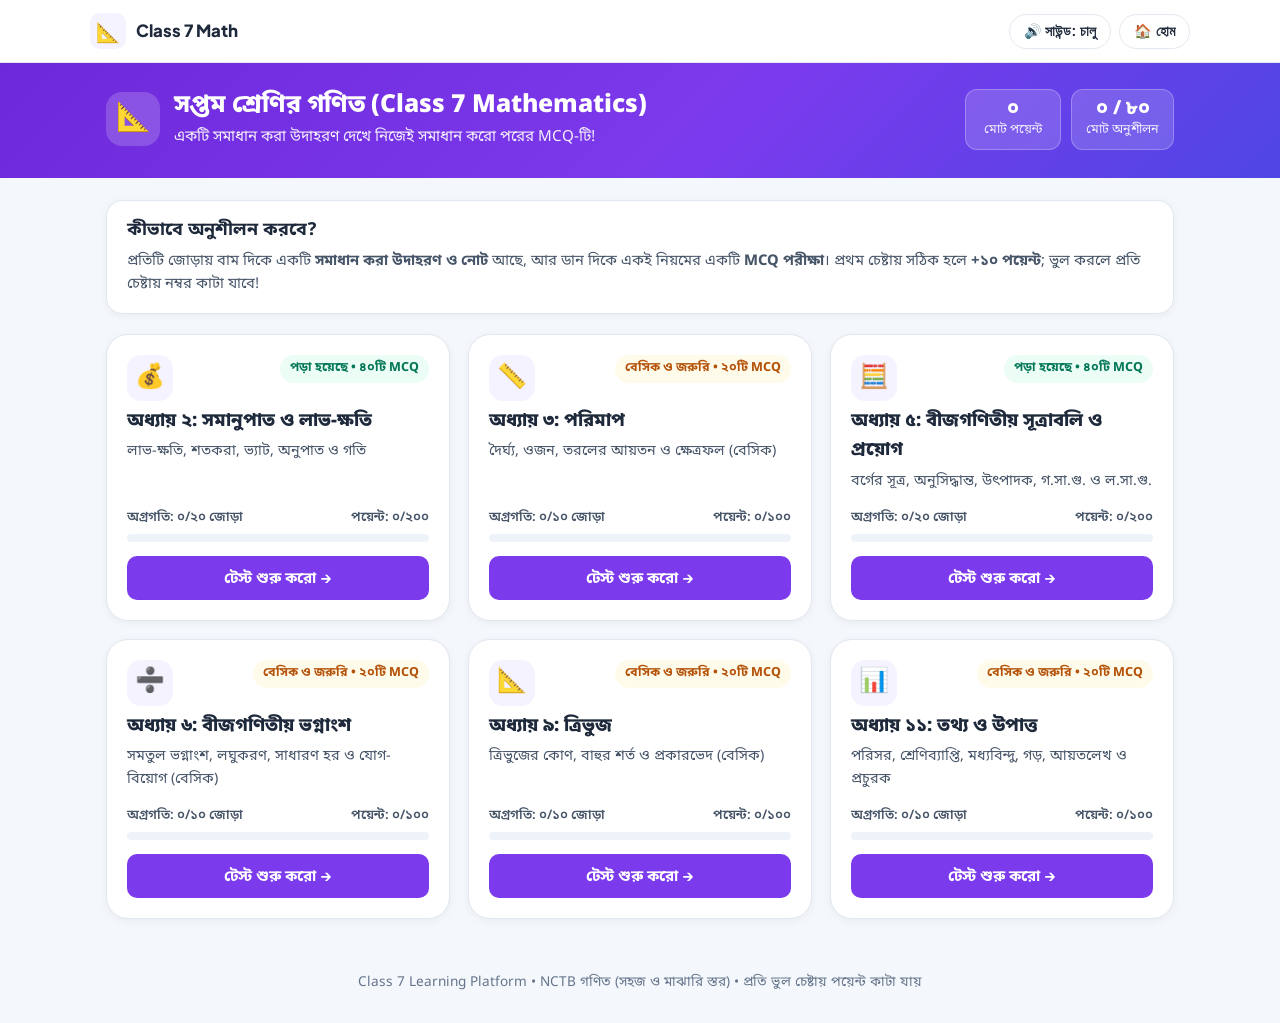
<file: subjects/mathematics/index.html>
<!DOCTYPE html>
<html lang="bn">
<head>
  <meta charset="UTF-8" />
  <meta name="viewport" content="width=device-width, initial-scale=1.0" />
  <title>Class 7 Mathematics — জোড়ায় জোড়ায় MCQ অনুশীলন</title>
  <link rel="preconnect" href="https://fonts.googleapis.com" />
  <link rel="preconnect" href="https://fonts.gstatic.com" crossorigin />
  <link href="https://fonts.googleapis.com/css2?family=Noto+Sans+Bengali:wght@400;500;600;700;800&family=Plus+Jakarta+Sans:wght@400;600;700;800&display=swap" rel="stylesheet" />
  <style>
    :root {
      --bg-page: #f4f7fb;
      --bg-surface: #ffffff;
      --bg-subtle: #eef3fa;
      --text-primary: #1e293b;
      --text-secondary: #475569;
      --text-muted: #64748b;
      --border-color: #e2e8f0;
      --primary: #4f46e5;
      --primary-dark: #4338ca;
      --primary-light: #eef2ff;
      --subject-accent: #7c3aed;
      --subject-accent-dark: #6d28d9;
      --subject-tint: #f5f3ff;
      --success: #10b981;
      --success-light: #ecfdf5;
      --warning: #f59e0b;
      --warning-light: #fffbeb;
      --danger: #ef4444;
      --danger-light: #fef2f2;
      --font-sans: "Plus Jakarta Sans", "Noto Sans Bengali", system-ui, -apple-system, sans-serif;
      --font-bangla: "Noto Sans Bengali", "Plus Jakarta Sans", system-ui, sans-serif;
      --radius-sm: 10px;
      --radius-md: 16px;
      --radius-lg: 22px;
      --radius-full: 9999px;
      --shadow-sm: 0 2px 8px rgba(15, 23, 42, 0.05);
      --shadow-md: 0 8px 24px rgba(15, 23, 42, 0.08);
    }

    *, *::before, *::after { box-sizing: border-box; }
    html, body {
      margin: 0;
      padding: 0;
      background: var(--bg-page);
      color: var(--text-primary);
      font-family: var(--font-bangla);
      line-height: 1.6;
      -webkit-font-smoothing: antialiased;
    }

    .container {
      width: 100%;
      max-width: 1100px;
      margin: 0 auto;
      padding: 0 16px;
    }

    /* Sticky Header */
    .site-header {
      position: sticky;
      top: 0;
      z-index: 40;
      background: rgba(255, 255, 255, 0.94);
      backdrop-filter: blur(10px);
      border-bottom: 1px solid var(--border-color);
    }
    .header-inner {
      display: flex;
      align-items: center;
      justify-content: space-between;
      gap: 12px;
      min-height: 62px;
      padding: 8px 0;
    }
    .brand {
      display: inline-flex;
      align-items: center;
      gap: 10px;
      text-decoration: none;
      color: var(--text-primary);
      font-weight: 800;
      font-size: 1.05rem;
      font-family: var(--font-sans);
    }
    .brand-badge {
      width: 36px;
      height: 36px;
      border-radius: 10px;
      background: var(--subject-tint);
      color: var(--subject-accent);
      display: inline-flex;
      align-items: center;
      justify-content: center;
      font-size: 1.2rem;
    }
    .header-actions {
      display: flex;
      align-items: center;
      gap: 8px;
      flex-wrap: wrap;
    }
    .nav-pill {
      display: inline-flex;
      align-items: center;
      gap: 6px;
      padding: 8px 14px;
      border-radius: var(--radius-full);
      border: 1px solid var(--border-color);
      background: var(--bg-surface);
      color: var(--text-primary);
      text-decoration: none;
      font-size: 0.88rem;
      font-weight: 600;
      cursor: pointer;
      transition: all 0.15s ease;
    }
    .nav-pill:hover {
      border-color: var(--subject-accent);
      color: var(--subject-accent);
      background: var(--subject-tint);
    }

    /* Subject Banner */
    .subject-banner {
      background: linear-gradient(135deg, #6d28d9 0%, #7c3aed 55%, #4f46e5 100%);
      color: #ffffff;
      padding: 26px 0 28px;
      margin-bottom: 22px;
    }
    .subject-banner-inner {
      display: flex;
      align-items: center;
      justify-content: space-between;
      gap: 18px;
      flex-wrap: wrap;
    }
    .subject-title-row {
      display: flex;
      align-items: center;
      gap: 14px;
    }
    .subject-title-icon {
      width: 54px;
      height: 54px;
      border-radius: 16px;
      background: rgba(255, 255, 255, 0.18);
      display: flex;
      align-items: center;
      justify-content: center;
      font-size: 1.75rem;
      flex-shrink: 0;
    }
    .subject-banner h1 {
      margin: 0;
      font-size: 1.55rem;
      font-weight: 800;
      line-height: 1.25;
    }
    .subject-banner p {
      margin: 4px 0 0;
      font-size: 0.95rem;
      opacity: 0.92;
    }

    /* Scoreboard Pill in Banner */
    .banner-stats {
      display: flex;
      align-items: center;
      gap: 10px;
      flex-wrap: wrap;
    }
    .stat-chip {
      background: rgba(255, 255, 255, 0.16);
      border: 1px solid rgba(255, 255, 255, 0.25);
      border-radius: 12px;
      padding: 8px 14px;
      text-align: center;
      min-width: 96px;
    }
    .stat-chip-val {
      display: block;
      font-size: 1.2rem;
      font-weight: 800;
      line-height: 1.2;
    }
    .stat-chip-lbl {
      display: block;
      font-size: 0.78rem;
      opacity: 0.9;
    }

    /* Buttons */
    .btn {
      display: inline-flex;
      align-items: center;
      justify-content: center;
      gap: 8px;
      min-height: 44px;
      padding: 10px 18px;
      border-radius: var(--radius-sm);
      border: 1px solid transparent;
      font-family: inherit;
      font-size: 0.95rem;
      font-weight: 700;
      cursor: pointer;
      transition: all 0.15s ease;
      text-decoration: none;
    }
    .btn-primary {
      background: var(--subject-accent);
      color: #ffffff;
    }
    .btn-primary:hover:not(:disabled) { background: var(--subject-accent-dark); }
    .btn-secondary {
      background: var(--bg-surface);
      color: var(--text-primary);
      border-color: var(--border-color);
    }
    .btn-secondary:hover:not(:disabled) {
      background: var(--bg-subtle);
      border-color: #cbd5e1;
    }
    .btn-danger {
      background: var(--danger-light);
      color: #b91c1c;
      border-color: #fecaca;
    }
    .btn-danger:hover:not(:disabled) { background: #fee2e2; }
    .btn-sm { min-height: 36px; padding: 6px 12px; font-size: 0.85rem; }
    .btn:disabled { opacity: 0.45; cursor: not-allowed; }

    /* Hub Grid */
    .hub-intro {
      background: var(--bg-surface);
      border: 1px solid var(--border-color);
      border-radius: var(--radius-md);
      padding: 16px 20px;
      margin-bottom: 20px;
      box-shadow: var(--shadow-sm);
      display: flex;
      align-items: center;
      justify-content: space-between;
      gap: 16px;
      flex-wrap: wrap;
    }
    .hub-intro-text h2 {
      margin: 0 0 4px;
      font-size: 1.12rem;
      color: var(--text-primary);
    }
    .hub-intro-text p {
      margin: 0;
      font-size: 0.92rem;
      color: var(--text-secondary);
    }

    .chapter-grid {
      display: grid;
      grid-template-columns: repeat(auto-fill, minmax(300px, 1fr));
      gap: 18px;
      margin-bottom: 36px;
    }
    .chapter-card {
      background: var(--bg-surface);
      border: 1px solid var(--border-color);
      border-radius: var(--radius-lg);
      padding: 20px;
      box-shadow: var(--shadow-sm);
      display: flex;
      flex-direction: column;
      justify-content: space-between;
      gap: 14px;
      transition: transform 0.16s ease, box-shadow 0.16s ease, border-color 0.16s ease;
    }
    .chapter-card:hover {
      transform: translateY(-2px);
      box-shadow: var(--shadow-md);
      border-color: #c4b5fd;
    }
    .ch-top {
      display: flex;
      align-items: flex-start;
      justify-content: space-between;
      gap: 10px;
    }
    .ch-icon {
      width: 46px;
      height: 46px;
      border-radius: 14px;
      background: var(--subject-tint);
      display: flex;
      align-items: center;
      justify-content: center;
      font-size: 1.5rem;
      flex-shrink: 0;
    }
    .badge {
      display: inline-flex;
      align-items: center;
      gap: 4px;
      padding: 4px 10px;
      border-radius: var(--radius-full);
      font-size: 0.78rem;
      font-weight: 700;
      white-space: nowrap;
    }
    .badge-done { background: var(--success-light); color: #047857; }
    .badge-basic { background: var(--warning-light); color: #b45309; }
    .badge-easy { background: #e0f2fe; color: #0369a1; }
    .badge-med { background: #fef3c7; color: #b45309; }

    .ch-title {
      margin: 6px 0 4px;
      font-size: 1.15rem;
      font-weight: 800;
      color: var(--text-primary);
    }
    .ch-sub {
      margin: 0;
      font-size: 0.9rem;
      color: var(--text-secondary);
    }

    .progress-wrap { width: 100%; }
    .progress-meta {
      display: flex;
      justify-content: space-between;
      font-size: 0.82rem;
      font-weight: 600;
      color: var(--text-secondary);
      margin-bottom: 6px;
    }
    .progress-track {
      height: 8px;
      background: var(--bg-subtle);
      border-radius: var(--radius-full);
      overflow: hidden;
    }
    .progress-fill {
      height: 100%;
      background: var(--subject-accent);
      border-radius: var(--radius-full);
      transition: width 0.3s ease;
    }

    /* Chapter Test Toolbar */
    .test-toolbar {
      background: var(--bg-surface);
      border: 1px solid var(--border-color);
      border-radius: var(--radius-md);
      padding: 14px 18px;
      margin-bottom: 18px;
      box-shadow: var(--shadow-sm);
      display: flex;
      align-items: center;
      justify-content: space-between;
      gap: 12px;
      flex-wrap: wrap;
    }
    .page-tabs {
      display: flex;
      align-items: center;
      gap: 6px;
      flex-wrap: wrap;
    }
    .page-tab {
      min-width: 38px;
      height: 36px;
      padding: 0 12px;
      border-radius: var(--radius-sm);
      border: 1px solid var(--border-color);
      background: var(--bg-page);
      color: var(--text-secondary);
      font-family: inherit;
      font-size: 0.86rem;
      font-weight: 700;
      cursor: pointer;
      transition: all 0.15s ease;
    }
    .page-tab.is-active {
      background: var(--subject-accent);
      color: #ffffff;
      border-color: var(--subject-accent);
    }
    .page-tab:hover:not(.is-active) {
      border-color: var(--subject-accent);
      color: var(--subject-accent);
    }

    /* Pair Card */
    .pairs-stack {
      display: flex;
      flex-direction: column;
      gap: 20px;
      margin-bottom: 24px;
    }
    .pair-card {
      background: var(--bg-surface);
      border: 1px solid var(--border-color);
      border-radius: var(--radius-md);
      box-shadow: var(--shadow-sm);
      overflow: hidden;
    }
    .pair-header {
      background: var(--bg-subtle);
      padding: 10px 18px;
      border-bottom: 1px solid var(--border-color);
      display: flex;
      align-items: center;
      justify-content: space-between;
      gap: 10px;
      flex-wrap: wrap;
    }
    .pair-num {
      font-weight: 800;
      font-size: 0.95rem;
      color: var(--subject-accent);
    }
    .pair-grid {
      display: grid;
      grid-template-columns: 1fr 1fr;
      gap: 0;
    }
    @media (max-width: 820px) {
      .pair-grid { grid-template-columns: 1fr; }
    }

    .pane-solved {
      padding: 18px;
      background: #fafbff;
      border-right: 1px solid var(--border-color);
    }
    @media (max-width: 820px) {
      .pane-solved {
        border-right: none;
        border-bottom: 1px solid var(--border-color);
      }
    }
    .pane-practice {
      padding: 18px;
      background: #ffffff;
    }

    .pane-label {
      display: inline-flex;
      align-items: center;
      gap: 6px;
      font-size: 0.82rem;
      font-weight: 800;
      padding: 4px 10px;
      border-radius: var(--radius-full);
      margin-bottom: 10px;
    }
    .lbl-solved { background: #ede9fe; color: #5b21b6; }
    .lbl-practice { background: #dbeafe; color: #1e40af; }

    .q-text {
      font-size: 1.02rem;
      font-weight: 700;
      color: var(--text-primary);
      margin: 0 0 12px;
      line-height: 1.55;
    }

    /* Solved Options Preview */
    .solved-opts {
      display: grid;
      grid-template-columns: 1fr 1fr;
      gap: 8px;
      margin-bottom: 12px;
    }
    @media (max-width: 480px) {
      .solved-opts { grid-template-columns: 1fr; }
    }
    .solved-opt {
      padding: 8px 10px;
      border-radius: 8px;
      border: 1px solid var(--border-color);
      background: #ffffff;
      font-size: 0.88rem;
      color: var(--text-secondary);
    }
    .solved-opt.is-ans {
      background: var(--success-light);
      border-color: var(--success);
      color: #065f46;
      font-weight: 700;
    }

    .solution-box {
      background: #ffffff;
      border: 1px solid #ddd6fe;
      border-left: 4px solid var(--subject-accent);
      border-radius: 10px;
      padding: 12px 14px;
      margin-top: 8px;
    }
    .solution-steps {
      margin: 0;
      padding-left: 18px;
      font-size: 0.9rem;
      color: var(--text-primary);
    }
    .solution-steps li { margin-bottom: 4px; }
    .note-box {
      margin-top: 10px;
      padding: 9px 12px;
      background: var(--warning-light);
      border: 1px solid #fde68a;
      border-radius: 8px;
      font-size: 0.86rem;
      color: #92400e;
      font-weight: 600;
    }

    /* Practice Interactive Options */
    .practice-options {
      display: flex;
      flex-direction: column;
      gap: 8px;
      margin-bottom: 10px;
    }
    .option-btn {
      display: flex;
      align-items: center;
      gap: 10px;
      width: 100%;
      text-align: left;
      padding: 10px 14px;
      min-height: 44px;
      border-radius: 10px;
      border: 1.5px solid var(--border-color);
      background: #ffffff;
      color: var(--text-primary);
      font-family: inherit;
      font-size: 0.94rem;
      font-weight: 600;
      cursor: pointer;
      transition: all 0.14s ease;
    }
    .option-btn:hover:not(:disabled) {
      border-color: var(--subject-accent);
      background: var(--subject-tint);
    }
    .option-btn:disabled { cursor: default; }
    .opt-letter {
      width: 26px;
      height: 26px;
      border-radius: 50%;
      background: var(--bg-subtle);
      color: var(--text-primary);
      display: inline-flex;
      align-items: center;
      justify-content: center;
      font-size: 0.82rem;
      font-weight: 800;
      flex-shrink: 0;
    }
    .option-btn.is-correct {
      background: var(--success-light);
      border-color: var(--success);
      color: #065f46;
    }
    .option-btn.is-correct .opt-letter {
      background: var(--success);
      color: #ffffff;
    }
    .option-btn.is-wrong {
      background: var(--danger-light);
      border-color: var(--danger);
      color: #991b1b;
    }
    .option-btn.is-wrong .opt-letter {
      background: var(--danger);
      color: #ffffff;
    }

    .practice-feedback {
      padding: 10px 12px;
      border-radius: 10px;
      font-size: 0.88rem;
      margin-top: 8px;
      line-height: 1.5;
    }
    .fb-success {
      background: var(--success-light);
      border: 1px solid #a7f3d0;
      color: #065f46;
    }
    .fb-wrong {
      background: var(--danger-light);
      border: 1px solid #fecaca;
      color: #991b1b;
    }
    .attempt-pill {
      font-size: 0.78rem;
      font-weight: 700;
      color: var(--text-muted);
    }

    /* Bottom Pagination */
    .bottom-nav {
      display: flex;
      align-items: center;
      justify-content: space-between;
      gap: 12px;
      flex-wrap: wrap;
      margin-bottom: 40px;
      padding: 14px 18px;
      background: var(--bg-surface);
      border: 1px solid var(--border-color);
      border-radius: var(--radius-md);
    }

    /* Modal */
    .modal-backdrop {
      position: fixed;
      inset: 0;
      background: rgba(15, 23, 42, 0.5);
      display: none;
      align-items: center;
      justify-content: center;
      padding: 16px;
      z-index: 100;
    }
    .modal-backdrop.is-open { display: flex; }
    .modal-card {
      background: #ffffff;
      border-radius: var(--radius-md);
      max-width: 420px;
      width: 100%;
      padding: 22px;
      box-shadow: var(--shadow-md);
    }
    .modal-card h3 { margin: 0 0 8px; font-size: 1.15rem; }
    .modal-card p { margin: 0 0 18px; color: var(--text-secondary); font-size: 0.94rem; }
    .modal-actions { display: flex; justify-content: flex-end; gap: 10px; }

    .site-footer {
      text-align: center;
      padding: 18px 16px 28px;
      color: var(--text-muted);
      font-size: 0.85rem;
    }
  </style>
</head>
<body>
  <header class="site-header">
    <div class="container header-inner">
      <a href="#top" class="brand" id="brandLink" onclick="goHome(); return false;">
        <span class="brand-badge" aria-hidden="true">📐</span>
        <span>Class 7 Math</span>
      </a>
      <div class="header-actions">
        <button type="button" class="nav-pill" id="soundToggleBtn" onclick="toggleSound()">🔊 সাউন্ড: চালু</button>
        <button type="button" class="nav-pill" id="backToHubBtn" style="display:none;" onclick="goHome()">← অধ্যায় তালিকা</button>
        <button type="button" class="nav-pill" id="allSubjectsLink" onclick="goHome()">🏠 হোম</button>
      </div>
    </div>
  </header>

  <section class="subject-banner">
    <div class="container subject-banner-inner">
      <div class="subject-title-row">
        <div class="subject-title-icon" aria-hidden="true" id="bannerIcon">📐</div>
        <div>
          <h1 id="bannerTitle" lang="bn">সপ্তম শ্রেণির গণিত (Class 7 Mathematics)</h1>
          <p id="bannerSub" lang="bn">একটি সমাধান করা উদাহরণ দেখে নিজেই সমাধান করো পরের MCQ-টি!</p>
        </div>
      </div>
      <div class="banner-stats">
        <div class="stat-chip">
          <span class="stat-chip-val" id="statScore">০</span>
          <span class="stat-chip-lbl" id="statScoreLbl">মোট পয়েন্ট</span>
        </div>
        <div class="stat-chip">
          <span class="stat-chip-val" id="statSolved">০ / ৮০</span>
          <span class="stat-chip-lbl" id="statSolvedLbl">সমাধানকৃত</span>
        </div>
      </div>
    </div>
  </section>

  <main class="container" id="appRoot"></main>

  <footer class="site-footer">
    Class 7 Learning Platform • NCTB গণিত (সহজ ও মাঝারি স্তর) • প্রতি ভুল চেষ্টায় পয়েন্ট কাটা যায়
  </footer>

  <!-- In-page Reset Modal -->
  <div class="modal-backdrop" id="resetModal" role="dialog" aria-modal="true" aria-labelledby="resetModalTitle">
    <div class="modal-card">
      <h3 id="resetModalTitle">পরীক্ষা রিসেট করবে?</h3>
      <p id="resetModalDesc">এই অধ্যায়ের সব উত্তর ও পয়েন্ট মুছে যাবে এবং তুমি আবার শুরু থেকে পরীক্ষা দিতে পারবে।</p>
      <div class="modal-actions">
        <button type="button" class="btn btn-secondary btn-sm" onclick="closeResetModal()">বাতিল</button>
        <button type="button" class="btn btn-danger btn-sm" onclick="confirmReset()">হ্যাঁ, রিসেট করো</button>
      </div>
    </div>
  </div>

  <script>
    const CHAPTERS = [{"id": "ch2", "num": "অধ্যায় ২", "title": "সমানুপাত ও লাভ-ক্ষতি", "subtitle": "লাভ-ক্ষতি, শতকরা, ভ্যাট, অনুপাত ও গতি", "status": "done", "statusLabel": "পড়া হয়েছে", "icon": "💰", "pairs": [{"id": "2-1", "diff": "সহজ", "solved": {"q": "একজন দোকানদার ১ ডজন বলপেন ৬০ টাকায় কিনে ৭২ টাকায় বিক্রি করলেন। তাঁর কত টাকা লাভ হলো?", "opts": ["১০ টাকা", "১২ টাকা", "১৫ টাকা", "১৮ টাকা"], "ans": 1, "steps": ["এখানে, ক্রয়মূল্য = ৬০ টাকা এবং বিক্রয়মূল্য = ৭২ টাকা।", "বিক্রয়মূল্য বেশি হওয়ায় লাভ হয়েছে।", "লাভ = বিক্রয়মূল্য − ক্রয়মূল্য = ৭২ − ৬০ = ১২ টাকা।"], "note": "মনে রাখো: বিক্রয়মূল্য > ক্রয়মূল্য হলে লাভ হয়। সূত্র: লাভ = বিক্রয়মূল্য − ক্রয়মূল্য।"}, "practice": {"q": "একজন বিক্রেতা ১ হালি কলা ৪০ টাকায় কিনে ৪৮ টাকায় বিক্রি করলেন। তাঁর কত টাকা লাভ হলো?", "opts": ["৬ টাকা", "৮ টাকা", "১০ টাকা", "১২ টাকা"], "ans": 1, "hint": "বিক্রয়মূল্য ৪৮ টাকা থেকে ক্রয়মূল্য ৪০ টাকা বিয়োগ করো।", "explain": "লাভ = বিক্রয়মূল্য − ক্রয়মূল্য = ৪৮ − ৪০ = ৮ টাকা।"}}, {"id": "2-2", "diff": "সহজ", "solved": {"q": "একজন কলাবিক্রেতা ১ হালি কলা ২০ টাকায় কিনে ১৮ টাকায় বিক্রি করলেন। তাঁর কত টাকা ক্ষতি হলো?", "opts": ["১ টাকা", "২ টাকা", "৩ টাকা", "৪ টাকা"], "ans": 1, "steps": ["এখানে, ক্রয়মূল্য = ২০ টাকা এবং বিক্রয়মূল্য = ১৮ টাকা।", "ক্রয়মূল্য বেশি হওয়ায় ক্ষতি হয়েছে।", "ক্ষতি = ক্রয়মূল্য − বিক্রয়মূল্য = ২০ − ১৮ = ২ টাকা।"], "note": "মনে রাখো: ক্রয়মূল্য > বিক্রয়মূল্য হলে ক্ষতি হয়। সূত্র: ক্ষতি = ক্রয়মূল্য − বিক্রয়মূল্য।"}, "practice": {"q": "রহিম ৫০ কেজির ১ বস্তা চাল ১৬০০ টাকায় কিনে ১৫০০ টাকায় বিক্রি করলেন। তাঁর কত টাকা ক্ষতি হলো?", "opts": ["৫০ টাকা", "১০০ টাকা", "১৫০ টাকা", "২০০ টাকা"], "ans": 1, "hint": "ক্রয়মূল্য ১৬০০ টাকা থেকে বিক্রয়মূল্য ১৫০০ টাকা বিয়োগ করো।", "explain": "ক্ষতি = ক্রয়মূল্য − বিক্রয়মূল্য = ১৬০০ − ১৫০০ = ১০০ টাকা।"}}, {"id": "2-3", "diff": "সহজ", "solved": {"q": "৫ টাকায় একটি কলম কিনে ৬ টাকায় বিক্রি করলে শতকরা কত লাভ হবে?", "opts": ["১০%", "১৫%", "২০%", "২৫%"], "ans": 2, "steps": ["লাভ = ৬ − ৫ = ১ টাকা।", "৫ টাকায় লাভ হয় ১ টাকা।", "শতকরা লাভ = (লাভ ÷ ক্রয়মূল্য) × ১০০% = (১ ÷ ৫) × ১০০% = ২০%।"], "note": "শতকরা লাভ বা ক্ষতি সবসময় ক্রয়মূল্যের ওপর হিসাব করতে হয়!"}, "practice": {"q": "২০ টাকার কলা কিনে ২২ টাকায় বিক্রি করলে শতকরা কত লাভ হবে?", "opts": ["৫%", "১০%", "১৫%", "২০%"], "ans": 1, "hint": "প্রথমে লাভ বের করো (২২ − ২০ = ২ টাকা), তারপর (২ ÷ ২০) × ১০০% করো।", "explain": "লাভ = ২ টাকা। শতকরা লাভ = (২ ÷ ২০) × ১০০% = ১০%।"}}, {"id": "2-4", "diff": "সহজ", "solved": {"q": "২০ টাকার কলা কিনে ১৮ টাকায় বিক্রি করলে শতকরা কত ক্ষতি হবে?", "opts": ["৫%", "৮%", "১০%", "১২%"], "ans": 2, "steps": ["ক্ষতি = ২০ − ১৮ = ২ টাকা।", "২০ টাকায় ক্ষতি হয় ২ টাকা।", "শতকরা ক্ষতি = (২ ÷ ২০) × ১০০% = ১০%।"], "note": "সূত্র: শতকরা ক্ষতি = (ক্ষতি ÷ ক্রয়মূল্য) × ১০০%।"}, "practice": {"q": "৫০ টাকার একটি খাতা ৪৫ টাকায় বিক্রি করলে শতকরা কত ক্ষতি হবে?", "opts": ["৫%", "১০%", "১৫%", "২০%"], "ans": 1, "hint": "ক্ষতি = ৫০ − ৪৫ = ৫ টাকা। এবার (৫ ÷ ৫০) × ১০০% বের করো।", "explain": "ক্ষতি = ৫ টাকা। শতকরা ক্ষতি = (৫ ÷ ৫০) × ১০০% = ১০%।"}}, {"id": "2-5", "diff": "সহজ", "solved": {"q": "৭৫ টাকায় ১৫টি বলপেন কিনে ৯০ টাকায় বিক্রি করলে শতকরা কত লাভ হবে?", "opts": ["১৫%", "২০%", "২৫%", "৩০%"], "ans": 1, "steps": ["১৫টি বলপেনের ক্রয়মূল্য = ৭৫ টাকা, বিক্রয়মূল্য = ৯০ টাকা।", "লাভ = ৯০ − ৭৫ = ১৫ টাকা।", "শতকরা লাভ = (১৫ ÷ ৭৫) × ১০০% = (১ ÷ ৫) × ১০০% = ২০%।"], "note": "জিনিসের সংখ্যা (১৫টি) দুই ক্ষেত্রেই সমান থাকলে ১টির দাম আলাদা করে বের করার দরকার নেই।"}, "practice": {"q": "৮০ টাকায় ১০টি আম কিনে ১০০ টাকায় বিক্রি করলে শতকরা কত লাভ হবে?", "opts": ["২০%", "২৫%", "৩০%", "১৫%"], "ans": 1, "hint": "লাভ = ১০০ − ৮০ = ২০ টাকা। এবার (২০ ÷ ৮০) × ১০০% বের করো।", "explain": "লাভ = ২০ টাকা। শতকরা লাভ = (২০ ÷ ৮০) × ১০০% = (১ ÷ ৪) × ১০০% = ২৫%।"}}, {"id": "2-6", "diff": "সহজ", "solved": {"q": "একটি বই ২৭৫ টাকায় বিক্রি করায় ২৫ টাকা ক্ষতি হলো। বইটির ক্রয়মূল্য কত?", "opts": ["২৫০ টাকা", "২৯০ টাকা", "৩০০ টাকা", "৩২৫ টাকা"], "ans": 2, "steps": ["ক্ষতি হলে ক্রয়মূল্য বেশি হয়।", "ক্রয়মূল্য = বিক্রয়মূল্য + ক্ষতি = ২৭৫ + ২৫ = ৩০০ টাকা।"], "note": "ক্ষতি থেকে ক্রয়মূল্য বের করতে হলে বিক্রয়মূল্যের সাথে ক্ষতি যোগ করতে হয়।"}, "practice": {"q": "আঙ্গুর ২৭৫০ টাকায় বিক্রি করায় ৪৫০ টাকা ক্ষতি হলো। আঙ্গুরের ক্রয়মূল্য কত?", "opts": ["২৩০০ টাকা", "৩১০০ টাকা", "৩২০০ টাকা", "৩২৫০ টাকা"], "ans": 2, "hint": "বিক্রয়মূল্য ২৭৫০ টাকার সাথে ক্ষতি ৪৫০ টাকা যোগ করো।", "explain": "ক্রয়মূল্য = ২৭৫০ + ৪৫০ = ৩২০০ টাকা।"}}, {"id": "2-7", "diff": "সহজ", "solved": {"q": "প্রতি মিটার ২০০ টাকা দরে ৫ মিটার কাপড় কিনে প্রতি মিটার ২২৫ টাকা দরে বিক্রি করলে মোট কত লাভ হবে?", "opts": ["১০০ টাকা", "১২৫ টাকা", "১৫০ টাকা", "১৭৫ টাকা"], "ans": 1, "steps": ["১ মিটার কাপড়ে লাভ = ২২৫ − ২০০ = ২৫ টাকা।", "৫ মিটার কাপড়ে মোট লাভ = ২৫ × ৫ = ১২৫ টাকা।"], "note": "প্রথমে ১ মিটারের লাভ বের করে মোট মিটার দিয়ে গুণ করলে অঙ্ক খুব দ্রুত হয়।"}, "practice": {"q": "রবি প্রতি কেজি ৪০ টাকা দরে ৫০ কেজি চাল কিনে প্রতি কেজি ৪৪ টাকা দরে বিক্রি করলে মোট কত লাভ হবে?", "opts": ["১৫০ টাকা", "২০০ টাকা", "২৫০ টাকা", "৩০০ টাকা"], "ans": 1, "hint": "১ কেজিতে লাভ (৪৪ − ৪০ = ৪ টাকা) বের করে ৫০ দিয়ে গুণ করো।", "explain": "১ কেজিতে লাভ = ৪ টাকা। ৫০ কেজিতে মোট লাভ = ৫০ × ৪ = ২০০ টাকা।"}}, {"id": "2-8", "diff": "মাঝারি", "solved": {"q": "একজন মাছ বিক্রেতা প্রতি হালি ইলিশ ১৬০০ টাকায় কিনে প্রতিটি মাছ ৩৫০ টাকা করে বিক্রি করলেন। তাঁর শতকরা কত ক্ষতি হলো?", "opts": ["১০%", "১২.৫%", "১৫%", "২০%"], "ans": 1, "steps": ["১ হালি = ৪টি ইলিশ।", "১টি ইলিশের ক্রয়মূল্য = ১৬০০ ÷ ৪ = ৪০০ টাকা।", "১টি ইলিশে ক্ষতি = ৪০০ − ৩৫০ = ৫০ টাকা।", "শতকরা ক্ষতি = (৫০ ÷ ৪০০) × ১০০% = ১২.৫%।"], "note": "১ হালি = ৪টি, ১ ডজন = ১২টি। একক আলাদা থাকলে আগে ১টির দাম বের করে নেবে।"}, "practice": {"q": "একজন কমলা বিক্রেতা প্রতি হালি ৬০ টাকা দরে কমলা কিনে প্রতি হালি ৫০ টাকা দরে বিক্রি করলেন। তাঁর শতকরা কত ক্ষতি হলো?", "opts": ["১০%", "১৬.৬৭%", "২০%", "২৫%"], "ans": 1, "hint": "১ হালিতে ক্ষতি = ৬০ − ৫০ = ১০ টাকা। এবার (১০ ÷ ৬০) × ১০০% হিসাব করো।", "explain": "ক্ষতি = ১০ টাকা। শতকরা ক্ষতি = (১০ ÷ ৬০) × ১০০% = ৫০/৩% = ১৬.৬৭% (প্রায়)।"}}, {"id": "2-9", "diff": "মাঝারি", "solved": {"q": "প্রতি মিটার ১২৫ টাকা দরে কাপড় কিনে ১৫০ টাকা দরে বিক্রি করলে দোকানদারের ২০০০ টাকা লাভ হয়। তিনি মোট কত মিটার কাপড় কিনেছিলেন?", "opts": ["৬০ মিটার", "৭৫ মিটার", "৮০ মিটার", "১০০ মিটার"], "ans": 2, "steps": ["১ মিটার কাপড়ে লাভ = ১৫০ − ১২৫ = ২৫ টাকা।", "২৫ টাকা লাভ হয় ১ মিটারে।", "২০০০ টাকা লাভ হয় = ২০০০ ÷ ২৫ = ৮০ মিটারে।"], "note": "মোট পরিমাণ বের করতে চাইলে: মোট লাভ ÷ ১ এককে লাভ।"}, "practice": {"q": "একজন চা ব্যবসায়ী কেজি প্রতি ৮০ টাকা দরে চা কিনে ৭৫ টাকা দরে বিক্রি করায় ৫০০ টাকা ক্ষতি হলো। তিনি কত কেজি চা কিনেছিলেন?", "opts": ["৮০ কেজি", "৯০ কেজি", "১০০ কেজি", "১২০ কেজি"], "ans": 2, "hint": "১ কেজিতে ক্ষতি = ৮০ − ৭৫ = ৫ টাকা। এবার ৫০০ ÷ ৫ করো।", "explain": "১ কেজিতে ক্ষতি ৫ টাকা। মোট চা = ৫০০ ÷ ৫ = ১০০ কেজি।"}}, {"id": "2-10", "diff": "মাঝারি", "solved": {"q": "২৫ মিটার কাপড় যে মূল্যে কেনা হয়, সেই মূল্যে ২০ মিটার কাপড় বিক্রি করলে শতকরা কত লাভ হবে?", "opts": ["২০%", "২৫%", "৩০%", "১৫%"], "ans": 1, "steps": ["ধরি, ২৫ মিটার কাপড়ের ক্রয়মূল্য = ১০০ টাকা।", "তাহলে ২০ মিটারের বিক্রয়মূল্য = ১০০ টাকা, অর্থাৎ ১টির বিক্রয়মূল্য = ৫ টাকা।", "১টির ক্রয়মূল্য = ১০০ ÷ ২৫ = ৪ টাকা।", "লাভ = ৫ − ৪ = ১ টাকা। শতকরা লাভ = (১ ÷ ৪) × ১০০% = ২৫%।"], "note": "সহজ শর্টকাট: [(২৫ − ২০) ÷ ২০] × ১০০% = (৫ ÷ ২০) × ১০০% = ২৫%।"}, "practice": {"q": "১০টি কলম যে মূল্যে কেনা হয়, সেই মূল্যে ৮টি কলম বিক্রি করলে শতকরা কত লাভ হবে?", "opts": ["২০%", "২৫%", "৩০%", "১৫%"], "ans": 1, "hint": "শর্টকাট: [(কেনা সংখ্যা − বেচা সংখ্যা) ÷ বেচা সংখ্যা] × ১০০%।", "explain": "[(১০ − ৮) ÷ ৮] × ১০০% = (২ ÷ ৮) × ১০০% = ২৫%।"}}, {"id": "2-11", "diff": "মাঝারি", "solved": {"q": "৫ টাকায় ৮টি লেবু কিনে ৫ টাকায় ৬টি দরে বিক্রি করলে শতকরা কত লাভ হবে?", "opts": ["২৫%", "৩০%", "৩৩.৩৩%", "৪০%"], "ans": 2, "steps": ["টাকা সমান (৫ টাকা) হলে শর্টকাট: [(৮ − ৬) ÷ ৬] × ১০০%।", "= (২ ÷ ৬) × ১০০% = (১ ÷ ৩) × ১০০% = ৩৩.৩৩% (বা ৩৩⅓%)।"], "note": "মনে রাখো: একই টাকায় বেশি জিনিস কিনে কম সংখ্যক বিক্রি করলে সবসময় লাভ হয়।"}, "practice": {"q": "১০ টাকায় ১২টি আম কিনে ১০ টাকায় ১০টি দরে বিক্রি করলে শতকরা কত লাভ হবে?", "opts": ["১৫%", "২০%", "২৫%", "৩০%"], "ans": 1, "hint": "[(১২ − ১০) ÷ ১০] × ১০০% সূত্র ব্যবহার করো।", "explain": "[(১২ − ১০) ÷ ১০] × ১০০% = (২ ÷ ১০) × ১০০% = ২০%।"}}, {"id": "2-12", "diff": "সহজ", "solved": {"q": "নাবিল কেজি প্রতি ২৫০ টাকা হিসেবে ২ কেজি সন্দেশ কিনল। ভ্যাটের হার ৪% হলে সে দোকানিকে মোট কত টাকা দেবে?", "opts": ["৫১০ টাকা", "৫২০ টাকা", "৫২৫ টাকা", "৫৪০ টাকা"], "ans": 1, "steps": ["২ কেজি সন্দেশের দাম = ২৫০ × ২ = ৫০০ টাকা।", "১০০ টাকায় ভ্যাট ৪ টাকা, সুতরাং ৫০০ টাকায় ভ্যাট = (৪ × ৫০০) ÷ ১০০ = ২০ টাকা।", "মোট দেবে = ৫০০ + ২০ = ৫২০ টাকা।"], "note": "ভ্যাট (VAT) সবসময় পণ্যের দামের সাথে যোগ করতে হয়।"}, "practice": {"q": "মাইশা প্রতি মিটার ২০ টাকা দরে ১৫ মিটার ফিতা কিনল। ভ্যাটের হার ৪% হলে ভ্যাটসহ মোট দাম কত?", "opts": ["৩০০ টাকা", "৩১০ টাকা", "৩১২ টাকা", "৩২০ টাকা"], "ans": 2, "hint": "১৫ মিটারের দাম = ২০ × ১৫ = ৩০০ টাকা। এর ওপর ৪% ভ্যাট বের করে যোগ করো।", "explain": "দাম = ৩০০ টাকা। ভ্যাট = ৩০০ × (৪ ÷ ১০০) = ১২ টাকা। মোট = ৩০০ + ১২ = ৩১২ টাকা।"}}, {"id": "2-13", "diff": "মাঝারি", "solved": {"q": "একটি ছাগল ১০% ক্ষতিতে বিক্রি করা হলো। বিক্রয়মূল্য ৪৫০ টাকা বেশি হলে ৫% লাভ হতো। ছাগলটির ক্রয়মূল্য কত?", "opts": ["২০০০ টাকা", "২৫০০ টাকা", "৩০০০ টাকা", "৩৫০০ টাকা"], "ans": 2, "steps": ["ধরি, ক্রয়মূল্য ১০০ টাকা।", "১০% ক্ষতিতে বিক্রয়মূল্য = ৯০ টাকা এবং ৫% লাভে = ১০৫ টাকা।", "পার্থক্য = ১০৫ − ৯০ = ১৫ টাকা (অর্থাৎ ১০% + ৫% = ১৫%)।", "১৫% = ৪৫০ টাকা হলে, ১% = ৩০ টাকা। সুতরাং ১০০% = ৩০০০ টাকা।"], "note": "একটি ক্ষতি ও একটি লাভ থাকলে শতকরা হার দুটি যোগ করে (১০% + ৫% = ১৫%) পার্থক্য বের করবে।"}, "practice": {"q": "একটি ঘড়ি ৫% ক্ষতিতে বিক্রি করা হলো। বিক্রয়মূল্য ২০০ টাকা বেশি হলে ৫% লাভ হতো। ঘড়িটির ক্রয়মূল্য কত?", "opts": ["১৫০০ টাকা", "১৮০০ টাকা", "২০০০ টাকা", "২৫০০ টাকা"], "ans": 2, "hint": "৫% ক্ষতি ও ৫% লাভের পার্থক্য = ১০%। ১০% = ২০০ টাকা হলে ১০০% কত?", "explain": "১০% = ২০০ টাকা। সুতরাং ১০০% = (২০০ ÷ ১০) × ১০০ = ২০০০ টাকা।"}}, {"id": "2-14", "diff": "সহজ", "solved": {"q": "যদি ১ ইউএস ডলার = ১২০ টাকা হয়, তবে ৫০০ ইউএস ডলার বাংলাদেশি কত টাকার সমান?", "opts": ["৫০,০০০ টাকা", "৫৫,০০০ টাকা", "৬০,০০০ টাকা", "৬৫,০০০ টাকা"], "ans": 2, "steps": ["১ ডলার = ১২০ টাকা।", "৫০০ ডলার = ১২০ × ৫০০ = ৬০,০০০ টাকা।"], "note": "বড় একক থেকে ছোট/স্থানীয় মুদ্রায় নিতে হলে সরাসরি গুণ করতে হয়।"}, "practice": {"q": "যদি বাংলাদেশি ১ টাকা = ভারতীয় ০.৮৫ রুপি হয়, তবে ভারতীয় ৮৫০ রুপির জন্য কত টাকা লাগবে?", "opts": ["৮৫০ টাকা", "৯০০ টাকা", "১০০০ টাকা", "১২০০ টাকা"], "ans": 2, "hint": "০.৮৫ রুপি = ১ টাকা, তাই ৮৫০ ÷ ০.৮৫ করো।", "explain": "৮৫০ ÷ ০.৮৫ = ৮৫০০০ ÷ ৮৫ = ১০০০ টাকা।"}}, {"id": "2-15", "diff": "সহজ", "solved": {"q": "৪ : ৯ এর দ্বিভাজিত অনুপাত (Sub-duplicate ratio) কোনটি?", "opts": ["১৬ : ৮১", "২ : ৩", "৯ : ৪", "৩ : ২"], "ans": 1, "steps": ["দ্বিভাজিত অনুপাত মানে প্রতিটি রাশির বর্গমূল নেওয়া।", "√৪ = ২ এবং √৯ = ৩।", "সুতরাং উত্তর = ২ : ৩।"], "note": "দ্বিভাজিত অনুপাত = বর্গমূল (√), আর দ্বিগুণানুপাত = বর্গ (স্কয়ার)।"}, "practice": {"q": "১৬ : ২৫ এর দ্বিভাজিত অনুপাত কোনটি?", "opts": ["৪ : ৫", "৫ : ৪", "৮ : ১২", "২৫৬ : ৬২৫"], "ans": 0, "hint": "১৬ এবং ২৫ এর বর্গমূল বের করো।", "explain": "√১৬ = ৪ এবং √২৫ = ৫। তাই উত্তর ৪ : ৫।"}}, {"id": "2-16", "diff": "সহজ", "solved": {"q": "৩, ৫, ১৫ এর চতুর্থ সমানুপাতী কোনটি?", "opts": ["২০", "২৫", "৩০", "৩৫"], "ans": 1, "steps": ["সূত্র: ১ম রাশি × ৪র্থ রাশি = ২য় রাশি × ৩য় রাশি।", "৪র্থ রাশি = (২য় × ৩য়) ÷ ১ম = (৫ × ১৫) ÷ ৩ = ৭৫ ÷ ৩ = ২৫।"], "note": "চতুর্থ সমানুপাতী = (২য় × ৩য়) ÷ ১ম। এই সূত্রটি পরীক্ষায় খুব আসে।"}, "practice": {"q": "৪, ৬, ১২ এর চতুর্থ সমানুপাতী কোনটি?", "opts": ["১৬", "১৮", "২০", "২৪"], "ans": 1, "hint": "(৬ × ১২) ÷ ৪ হিসাব করো।", "explain": "৪র্থ রাশি = (৬ × ১২) ÷ ৪ = ৭২ ÷ ৪ = ১৮।"}}, {"id": "2-17", "diff": "মাঝারি", "solved": {"q": "ক : খ = ৪ : ৭ এবং খ : গ = ১০ : ৭ হলে, ক : খ : গ কত?", "opts": ["৪০ : ৭০ : ৪৯", "৪৯ : ৭০ : ৪০", "৪ : ৭ : ১০", "১০ : ৭ : ৪"], "ans": 0, "steps": ["১ম অনুপাতকে ১০ দিয়ে গুণ: (৪ × ১০) : (৭ × ১০) = ৪০ : ৭০।", "২য় অনুপাতকে ৭ দিয়ে গুণ: (১০ × ৭) : (৭ × ৭) = ৭০ : ৪৯।", "অতএব, ক : খ : গ = ৪০ : ৭০ : ৪৯।"], "note": "মাঝের রাশি 'খ' দুই জায়গায় সমান করতে হয়। এখানে দুই জায়গায় ৭০ করা হয়েছে।"}, "practice": {"q": "৫ : ৩ এবং ২ : ৫ এর ধারাবাহিক অনুপাত কোনটি?", "opts": ["১০ : ৬ : ১৫", "৩ : ৫ : ৬", "৫ : ৬ : ৫", "১৫ : ৬ : ১০"], "ans": 0, "hint": "১ম অনুপাতকে ২ দিয়ে এবং ২য় অনুপাতকে ৩ দিয়ে গুণ করো যেন মাঝের সংখ্যা ৬ হয়।", "explain": "(৫×২) : (৩×২) = ১০ : ৬ এবং (২×৩) : (৫×৩) = ৬ : ১৫। তাই উত্তর ১০ : ৬ : ১৫।"}}, {"id": "2-18", "diff": "মাঝারি", "solved": {"q": "৯৬০০ টাকা সারা, মাইমুনা ও রাইসার মধ্যে ৪ : ৩ : ১ অনুপাতে ভাগ করে দিলে রাইসা কত টাকা পাবে?", "opts": ["১২০০ টাকা", "২৪০০ টাকা", "৩৬০০ টাকা", "৪৮০০ টাকা"], "ans": 0, "steps": ["অনুপাতগুলোর যোগফল = ৪ + ৩ + ১ = ৮।", "রাইসার অংশ = ১/৮।", "রাইসা পাবে = ৯৬০০ × (১/৮) = ১২০০ টাকা।"], "note": "ভাগ করে দেওয়ার অঙ্কে প্রথমে অনুপাতের সংখ্যাগুলো যোগ করবে।"}, "practice": {"q": "৪২০০ টাকা তিনজন ছাত্রের মধ্যে ৬ : ৭ : ৮ অনুপাতে ভাগ করলে ১ম ছাত্র কত টাকা পাবে?", "opts": ["১২০০ টাকা", "১৪০০ টাকা", "১৬০০ টাকা", "১৮০০ টাকা"], "ans": 0, "hint": "যোগফল = ৬ + ৭ + ৮ = ২১। ১ম ছাত্র পাবে ৪২০০ × (৬/২১)।", "explain": "যোগফল ২১। ১ম ছাত্রের টাকা = (৪২০০ ÷ ২১) × ৬ = ২০০ × ৬ = ১২০০ টাকা।"}}, {"id": "2-19", "diff": "সহজ", "solved": {"q": "স্থির পানিতে একটি নৌকার বেগ ঘণ্টায় ৬ কি.মি. এবং স্রোতের বেগ ঘণ্টায় ২ কি.মি. হলে স্রোতের অনুকূলে নৌকার কার্যকরী বেগ কত?", "opts": ["৪ কি.মি./ঘণ্টা", "৬ কি.মি./ঘণ্টা", "৮ কি.মি./ঘণ্টা", "১২ কি.মি./ঘণ্টা"], "ans": 2, "steps": ["স্রোতের অনুকূলে (একই দিকে) গেলে স্রোত নৌকাকে সাহায্য করে।", "কার্যকরী বেগ = নৌকার বেগ + স্রোতের বেগ = ৬ + ২ = ৮ কি.মি./ঘণ্টা।"], "note": "অনুকূলে বেগ = নৌকা + স্রোত (যোগ); প্রতিকূলে বেগ = নৌকা − স্রোত (বিয়োগ)।"}, "practice": {"q": "স্থির পানিতে একটি জাহাজের বেগ ঘণ্টায় ৯ কি.মি. এবং স্রোতের বেগ ঘণ্টায় ২ কি.মি. হলে স্রোতের প্রতিকূলে জাহাজের বেগ কত?", "opts": ["৭ কি.মি./ঘণ্টা", "৯ কি.মি./ঘণ্টা", "১১ কি.মি./ঘণ্টা", "১৮ কি.মি./ঘণ্টা"], "ans": 0, "hint": "প্রতিকূলে গেলে জাহাজের বেগ থেকে স্রোতের বেগ বিয়োগ করতে হয়।", "explain": "প্রতিকূলে কার্যকরী বেগ = ৯ − ২ = ৭ কি.মি./ঘণ্টা।"}}, {"id": "2-20", "diff": "মাঝারি", "solved": {"q": "একটি চৌবাচ্চা ১ম ও ২য় নল দ্বারা যথাক্রমে ১২ ঘণ্টা ও ১৮ ঘণ্টায় পূর্ণ হয়। দুটি নল একসাথে খুলে দিলে ১ ঘণ্টায় কত অংশ পূর্ণ হবে?", "opts": ["১/৩০ অংশ", "৫/৩৬ অংশ", "১/৬ অংশ", "৭/৩৬ অংশ"], "ans": 1, "steps": ["১ম নল দ্বারা ১ ঘণ্টায় পূর্ণ হয় = ১/১২ অংশ।", "২য় নল দ্বারা ১ ঘণ্টায় পূর্ণ হয় = ১/১৮ অংশ।", "একসাথে ১ ঘণ্টায় পূর্ণ হয় = ১/১২ + ১/১৮ = (৩ + ২)/৩৬ = ৫/৩৬ অংশ।"], "note": "পূর্ণ করার সময় দেওয়া থাকলে উল্টে (১/সময়) ১ ঘণ্টার বা ১ মিনিটের কাজ বের করতে হয়।"}, "practice": {"q": "স্বপন একটি কাজ ২৪ দিনে এবং রতন ১৬ দিনে করতে পারে। তারা একত্রে ১ দিনে কাজটির কত অংশ করতে পারবে?", "opts": ["১/৪০ অংশ", "৫/৪৮ অংশ", "১/৮ অংশ", "৭/৪৮ অংশ"], "ans": 1, "hint": "১/২৪ + ১/১৬ যোগ করো (২৪ ও ১৬ এর ল.সা.গু. ৪৮)।", "explain": "১ দিনে করবে = ১/২৪ + ১/১৬ = (২ + ৩)/৪৮ = ৫/৪৮ অংশ।"}}]}, {"id": "ch3", "num": "অধ্যায় ৩", "title": "পরিমাপ", "subtitle": "দৈর্ঘ্য, ওজন, তরলের আয়তন ও ক্ষেত্রফল (বেসিক)", "status": "basic", "statusLabel": "বেসিক ও জরুরি", "icon": "📏", "pairs": [{"id": "3-1", "diff": "সহজ", "solved": {"q": "মেট্রিক পদ্ধতিতে দৈর্ঘ্য পরিমাপের মূল একক কোনটি?", "opts": ["ফুট", "মিটার", "গজ", "সেন্টিমিটার"], "ans": 1, "steps": ["দৈর্ঘ্য পরিমাপের দুটি পদ্ধতি আছে: ব্রিটিশ ও মেট্রিক।", "মেট্রিক বা আন্তর্জাতিক (SI) পদ্ধতিতে দৈর্ঘ্যের মূল একক হলো মিটার।"], "note": "মনে রাখো: দৈর্ঘ্য → মিটার, ওজন → গ্রাম/কিলোগ্রাম, তরলের আয়তন → লিটার।"}, "practice": {"q": "মেট্রিক পদ্ধতিতে ওজন পরিমাপের একক কোনটি?", "opts": ["মিটার", "লিটার", "গ্রাম", "ইঞ্চি"], "ans": 2, "hint": "বাজারে চাল বা চিনি মাপার সময় কোন একক ব্যবহার করা হয়?", "explain": "মেট্রিক পদ্ধতিতে ওজন পরিমাপের একক গ্রাম (বড় মাপে কিলোগ্রাম)।"}}, {"id": "3-2", "diff": "সহজ", "solved": {"q": "১ কিলোমিটার সমান কত মিটার?", "opts": ["১০ মিটার", "১০০ মিটার", "১০০০ মিটার", "১০০০০ মিটার"], "ans": 2, "steps": ["কিলো অর্থ হাজার (১০০০)।", "তাই ১ কিলোমিটার = ১০০০ মিটার।"], "note": "সহজ টেকনিক: 'কিলো' শব্দটি দেখলেই বুঝবে ১০০০ গুণ! যেমন ১ কি.মি. = ১০০০ মি., ১ কেজি = ১০০০ গ্রাম।"}, "practice": {"q": "১ মিটার সমান কত সেন্টিমিটার?", "opts": ["১০ সে.মি.", "১০০ সে.মি.", "১০০০ সে.মি.", "৫০ সে.মি."], "ans": 1, "hint": "সেন্টি মানে শত (১০০)। তোমার স্কেলে ১ মিটারে কত সে.মি. থাকে?", "explain": "১ মিটার = ১০০ সেন্টিমিটার।"}}, {"id": "3-3", "diff": "সহজ", "solved": {"q": "১ মেট্রিক টন সমান কত কিলোগ্রাম?", "opts": ["১০০ কেজি", "৫০০ কেজি", "১০০০ কেজি", "১০০০০ কেজি"], "ans": 2, "steps": ["১ কুইন্টাল = ১০০ কিলোগ্রাম।", "১০ কুইন্টাল = ১ মেট্রিক টন = ১০ × ১০০ = ১০০০ কিলোগ্রাম।"], "note": "১ কুইন্টাল = ১০০ কেজি এবং ১ মেট্রিক টন = ১০০০ কেজি। পরীক্ষায় এই দুটি প্রায়ই আসে।"}, "practice": {"q": "১ কুইন্টাল সমান কত কিলোগ্রাম?", "opts": ["১০ কেজি", "৫০ কেজি", "১০০ কেজি", "১০০০ কেজি"], "ans": 2, "hint": "১০ কুইন্টাল মিলে ১০০০ কেজি (১ মেট্রিক টন) হয়, তাহলে ১ কুইন্টাল কত?", "explain": "১ কুইন্টাল = ১০০ কিলোগ্রাম।"}}, {"id": "3-4", "diff": "সহজ", "solved": {"q": "১ ইঞ্চি সমান প্রায় কত সেন্টিমিটার?", "opts": ["১.৫৪ সে.মি.", "২.৫৪ সে.মি.", "৩.৫৪ সে.মি.", "১২ সে.মি."], "ans": 1, "steps": ["ব্রিটিশ ও মেট্রিক পদ্ধতির সম্পর্ক অনুযায়ী:", "১ ইঞ্চি = ২.৫৪ সেন্টিমিটার (প্রায়)।"], "note": "১ ইঞ্চি = ২.৫৪ সে.মি. এবং ১ মাইল = ১.৬১ কি.মি. (প্রায়) — এই দুটি মুখস্থ রাখবে।"}, "practice": {"q": "১ মাইল সমান প্রায় কত কিলোমিটার?", "opts": ["১.২১ কি.মি.", "১.৬১ কি.মি.", "২.৫৪ কি.মি.", "৩.২০ কি.মি."], "ans": 1, "hint": "১ মাইল ১.৫ কি.মি.-এর একটু বেশি।", "explain": "১ মাইল = ১.৬১ কিলোমিটার (প্রায়)।"}}, {"id": "3-5", "diff": "সহজ", "solved": {"q": "১ লিটার বিশুদ্ধ পানির ওজন কত?", "opts": ["১০০ গ্রাম", "৫০০ গ্রাম", "১ কিলোগ্রাম", "১০ কিলোগ্রাম"], "ans": 2, "steps": ["১০০০ ঘন সেন্টিমিটার = ১ লিটার।", "১ ঘন সে.মি. পানির ওজন ১ গ্রাম, তাই ১০০০ ঘন সে.মি. বা ১ লিটার পানির ওজন ১০০০ গ্রাম = ১ কিলোগ্রাম।"], "note": "১ লিটার = ১০০০ সি.সি. (ঘন সে.মি.) = ১০০০ মিলিলিটার, এবং এর ওজন ১ কেজি।"}, "practice": {"q": "১০০০ ঘন সেন্টিমিটার সমান কত লিটার?", "opts": ["১ লিটার", "১০ লিটার", "১০০ লিটার", "০.১ লিটার"], "ans": 0, "hint": "১ লিটারের বোতলে কত ঘন সে.মি. (সি.সি.) পানি ধরে?", "explain": "১০০০ ঘন সেন্টিমিটার (সি.সি.) = ১ লিটার।"}}, {"id": "3-6", "diff": "সহজ", "solved": {"q": "একটি আয়তাকার ক্ষেত্রের দৈর্ঘ্য ১২ মিটার এবং প্রস্থ ৮ মিটার হলে ক্ষেত্রফল কত?", "opts": ["২০ বর্গমিটার", "৪০ বর্গমিটার", "৯৬ বর্গমিটার", "১০০ বর্গমিটার"], "ans": 2, "steps": ["আয়তক্ষেত্রের ক্ষেত্রফল = দৈর্ঘ্য × প্রস্থ।", "= ১২ × ৮ = ৯৬ বর্গমিটার।"], "note": "ক্ষেত্রফলের একক সবসময় 'বর্গ' এককে হয় (যেমন: বর্গমিটার, বর্গসে.মি.)।"}, "practice": {"q": "একটি আয়তাকার টেবিলের দৈর্ঘ্য ১৫ মিটার এবং প্রস্থ ৬ মিটার হলে ক্ষেত্রফল কত?", "opts": ["৪২ বর্গমিটার", "৮০ বর্গমিটার", "৯০ বর্গমিটার", "১২০ বর্গমিটার"], "ans": 2, "hint": "দৈর্ঘ্য ১৫ এবং প্রস্থ ৬ গুণ করো।", "explain": "ক্ষেত্রফল = ১৫ × ৬ = ৯০ বর্গমিটার।"}}, {"id": "3-7", "diff": "মাঝারি", "solved": {"q": "৪ মিটার বর্গ বলতে কত বর্গমিটার ক্ষেত্রফল বোঝায়?", "opts": ["৪ বর্গমিটার", "৮ বর্গমিটার", "১২ বর্গমিটার", "১৬ বর্গমিটার"], "ans": 3, "steps": ["'৪ মিটার বর্গ' মানে হলো এমন একটি বর্গক্ষেত্র যার প্রতিটি বাহু ৪ মিটার।", "সুতরাং ক্ষেত্রফল = বাহু × বাহু = ৪ × ৪ = ১৬ বর্গমিটার।"], "note": "সাবধান! '৪ মিটার বর্গ' (১৬ ব.মি.) এবং '৪ বর্গমিটার' এক কথা নয়!"}, "practice": {"q": "একটি বর্গাকার মাঠের এক বাহুর দৈর্ঘ্য ৭ মিটার হলে ক্ষেত্রফল কত?", "opts": ["১৪ বর্গমিটার", "২৮ বর্গমিটার", "৪৯ বর্গমিটার", "৫৬ বর্গমিটার"], "ans": 2, "hint": "বর্গক্ষেত্রের ক্ষেত্রফল = বাহু × বাহু।", "explain": "ক্ষেত্রফল = ৭ × ৭ = ৪৯ বর্গমিটার।"}}, {"id": "3-8", "diff": "সহজ", "solved": {"q": "একটি ত্রিভুজাকার ভূমির দৈর্ঘ্য ৬ মিটার ও উচ্চতা ৪ মিটার হলে ত্রিভুজটির ক্ষেত্রফল কত?", "opts": ["১০ বর্গমিটার", "১২ বর্গমিটার", "২৪ বর্গমিটার", "৪৮ বর্গমিটার"], "ans": 1, "steps": ["ত্রিভুজের ক্ষেত্রফল = ½ × ভূমি × উচ্চতা।", "= ½ × ৬ × ৪ = ৩ × ৪ = ১২ বর্গমিটার।"], "note": "ত্রিভুজের ক্ষেত্রফলের সূত্রে সামনে ½ গুণ করতে ভুলবে না!"}, "practice": {"q": "একটি ত্রিভুজের ভূমি ১০ সে.মি. এবং উচ্চতা ৮ সে.মি. হলে ক্ষেত্রফল কত?", "opts": ["১৮ বর্গসে.মি.", "৪০ বর্গসে.মি.", "৮০ বর্গসে.মি.", "২০ বর্গসে.মি."], "ans": 1, "hint": "½ × ১০ × ৮ হিসাব করো।", "explain": "ক্ষেত্রফল = ½ × ১০ × ৮ = ৪০ বর্গসে.মি.।"}}, {"id": "3-9", "diff": "মাঝারি", "solved": {"q": "একটি আয়তাকার ঘরের দৈর্ঘ্য ১০ মিটার এবং প্রস্থ ৬ মিটার হলে ঘরটির পরিসীমা কত?", "opts": ["১৬ মিটার", "৩২ মিটার", "৬০ মিটার", "২৪ মিটার"], "ans": 1, "steps": ["আয়তক্ষেত্রের পরিসীমা = ২ × (দৈর্ঘ্য + প্রস্থ)।", "= ২ × (১০ + ৬) = ২ × ১৬ = ৩২ মিটার।"], "note": "পরিসীমা মানে চারপাশের মোট দৈর্ঘ্য, তাই একক শুধু 'মিটার' হবে, বর্গমিটার নয়।"}, "practice": {"q": "একটি আয়তাকার বাগানের দৈর্ঘ্য ২১ মিটার এবং প্রস্থ ৭ মিটার হলে বাগানটির পরিসীমা কত?", "opts": ["২৮ মিটার", "৫৬ মিটার", "১৪৭ মিটার", "৪২ মিটার"], "ans": 1, "hint": "২ × (২১ + ৭) হিসাব করো।", "explain": "পরিসীমা = ২ × (২১ + ৭) = ২ × ২৮ = ৫৬ মিটার।"}}, {"id": "3-10", "diff": "মাঝারি", "solved": {"q": "১ একর সমান প্রায় কত বর্গমিটার বা হেক্টরের সাথে সম্পর্ক কী? (১ হেক্টর = ২.৪৭ একর প্রায়)। ১৬ একর জমিতে ৩২০ মে.টন আলু হলে ১ একরে কত হবে?", "opts": ["১০ মে.টন", "২০ মে.টন", "৩০ মে.টন", "৪০ মে.টন"], "ans": 1, "steps": ["১৬ একর জমিতে আলু হয় = ৩২০ মেট্রিক টন।", "১ একর জমিতে আলু হয় = ৩২০ ÷ ১৬ = ২০ মেট্রিক টন।"], "note": "ঐকিক নিয়মে বেশি থেকে ১-এ আনতে হলে ভাগ করতে হয়।"}, "practice": {"q": "একটি গাড়ি ১০ লিটার ডিজেলে ৮০ কি.মি. যায়। ১ কি.মি. যেতে কত মিলিলিটার ডিজেল লাগবে?", "opts": ["১০০ মি.লি.", "১২৫ মি.লি.", "১৫০ মি.লি.", "২০০ মি.লি."], "ans": 1, "hint": "১০ লিটার = ১০,০০০ মি.লি.। এবার ১০,০০০ ÷ ৮০ করো।", "explain": "১০ লিটার = ১০,০০০ মি.লি.। ১ কি.মি. যেতে লাগবে = ১০০০০ ÷ ৮০ = ১২৫ মিলিলিটার।"}}]}, {"id": "ch5", "num": "অধ্যায় ৫", "title": "বীজগণিতীয় সূত্রাবলি ও প্রয়োগ", "subtitle": "বর্গের সূত্র, অনুসিদ্ধান্ত, উৎপাদক, গ.সা.গু. ও ল.সা.গু.", "status": "done", "statusLabel": "পড়া হয়েছে", "icon": "🧮", "pairs": [{"id": "5-1", "diff": "সহজ", "solved": {"q": "(a + 5) এর বর্গ কোনটি?", "opts": ["a² + 5a + 25", "a² + 10a + 25", "a² − 10a + 25", "a² + 25"], "ans": 1, "steps": ["সূত্র: (x + y)² = x² + 2xy + y²।", "(a + 5)² = a² + 2·a·5 + 5² = a² + 10a + 25।"], "note": "মাঝের পদে অবশ্যই ২ দিয়ে গুণ (2ab) করতে হবে!"}, "practice": {"q": "(a − 5) এর বর্গ কোনটি?", "opts": ["a² + 10a + 25", "a² − 10a + 25", "a² + 5a + 25", "a² − 5a + 25"], "ans": 1, "hint": "(a − b)² = a² − 2ab + b² সূত্রটি ব্যবহার করো।", "explain": "(a − 5)² = a² − 2·a·5 + 5² = a² − 10a + 25।"}}, {"id": "5-2", "diff": "সহজ", "solved": {"q": "(3x + 4) এর বর্গ কোনটি?", "opts": ["9x² + 12x + 16", "9x² + 24x + 16", "3x² + 24x + 16", "9x² + 24x + 8"], "ans": 1, "steps": ["(3x + 4)² = (3x)² + 2·(3x)·4 + 4²।", "= 9x² + 24x + 16।"], "note": "(3x)² মানে 3² ও x² দুটোই, তাই 9x² হবে (3x² নয়)।"}, "practice": {"q": "(2x + 3y) এর বর্গ কোনটি?", "opts": ["4x² + 6xy + 9y²", "4x² + 12xy + 9y²", "2x² + 12xy + 3y²", "4x² − 12xy + 9y²"], "ans": 1, "hint": "(2x)² + 2·(2x)·(3y) + (3y)² হিসাব করো।", "explain": "(2x + 3y)² = 4x² + 12xy + 9y²।"}}, {"id": "5-3", "diff": "সহজ", "solved": {"q": "বর্গের সূত্র প্রয়োগ করে 105 এর বর্গ নির্ণয় করলে নিচের কোনটি পাওয়া যায়?", "opts": ["10025", "11025", "10525", "11250"], "ans": 1, "steps": ["105 = 100 + 5।", "(100 + 5)² = 100² + 2·100·5 + 5² = 10000 + 1000 + 25 = 11025।"], "note": "বড় সংখ্যার বর্গ করতে হলে তাকে ১০০-এর কাছাকাছি যোগ বা বিয়োগ আকারে ভাঙবে।"}, "practice": {"q": "বর্গের সূত্রের সাহায্যে 98 এর বর্গ কত?", "opts": ["9404", "9604", "9804", "9608"], "ans": 1, "hint": "98 = (100 − 2) ধরে (a − b)² সূত্র বসাও।", "explain": "(100 − 2)² = 10000 − 400 + 4 = 9604।"}}, {"id": "5-4", "diff": "সহজ", "solved": {"q": "(4x + 3)(4x − 3) এর গুণফল কোনটি?", "opts": ["16x² − 9", "16x² + 9", "8x² − 9", "16x² − 6"], "ans": 0, "steps": ["সূত্র ৩: (a + b)(a − b) = a² − b²।", "(4x)² − 3² = 16x² − 9।"], "note": "একই রাশির যোগফল ও বিয়োগফল গুণ থাকলে সরাসরি (১ম)² − (২য়)² করবে।"}, "practice": {"q": "(3x + 2y)(3x − 2y) এর গুণফল কত?", "opts": ["9x² + 4y²", "9x² − 4y²", "6x² − 4y²", "9x² − 2y²"], "ans": 1, "hint": "(3x)² − (2y)² বের করো।", "explain": "(3x)² − (2y)² = 9x² − 4y²।"}}, {"id": "5-5", "diff": "সহজ", "solved": {"q": "(a + 3)(a + 2) এর গুণফল কোনটি?", "opts": ["a² + 6a + 5", "a² + 5a + 6", "a² + 5a + 5", "a² − 5a + 6"], "ans": 1, "steps": ["সূত্র ৪: (x + a)(x + b) = x² + (a + b)x + ab।", "এখানে a² + (3 + 2)a + (3 × 2) = a² + 5a + 6।"], "note": "মাঝে সংখ্যা দুটির যোগফল (৩+২=৫) এবং শেষে গুণফল (৩×২=৬) বসে।"}, "practice": {"q": "(x + 4)(x + 3) এর গুণফল কোনটি?", "opts": ["x² + 7x + 12", "x² + 12x + 7", "x² + 7x + 7", "x² − 7x + 12"], "ans": 0, "hint": "৪ ও ৩ যোগ করলে ৭, আর গুণ করলে ১২ হয়।", "explain": "(x + 4)(x + 3) = x² + (4 + 3)x + 4×3 = x² + 7x + 12।"}}, {"id": "5-6", "diff": "মাঝারি", "solved": {"q": "a + b = 7 এবং ab = 9 হলে a² + b² এর মান কত?", "opts": ["31", "40", "49", "67"], "ans": 0, "steps": ["অনুসিদ্ধান্ত: a² + b² = (a + b)² − 2ab।", "= 7² − 2×9 = 49 − 18 = 31।"], "note": "যখন (a + b) এর মান দেওয়া থাকবে, তখন (a + b)² − 2ab সূত্রটি নেবে।"}, "practice": {"q": "a + b = 5 এবং ab = 6 হলে a² + b² এর মান কত?", "opts": ["13", "19", "25", "37"], "ans": 0, "hint": "5² − 2×6 হিসাব করো।", "explain": "a² + b² = 5² − 2×6 = 25 − 12 = 13।"}}, {"id": "5-7", "diff": "মাঝারি", "solved": {"q": "a + b = 5 এবং ab = 6 হলে (a − b)² এর মান কত?", "opts": ["1", "5", "11", "49"], "ans": 0, "steps": ["অনুসিদ্ধান্ত: (a − b)² = (a + b)² − 4ab।", "= 5² − 4×6 = 25 − 24 = 1।"], "note": "মান নির্ণয়ে হোল স্কয়ারের ভেতর মাইনাস থেকে প্লাসে বা প্লাস থেকে মাইনাসে গেলে 4ab হয়।"}, "practice": {"q": "a − b = 7 এবং ab = 3 হলে (a + b)² এর মান কত?", "opts": ["37", "49", "61", "52"], "ans": 2, "hint": "(a + b)² = (a − b)² + 4ab সূত্র ব্যবহার করো।", "explain": "(a + b)² = 7² + 4×3 = 49 + 12 = 61।"}}, {"id": "5-8", "diff": "সহজ", "solved": {"q": "a + b = 4 এবং a − b = 2 হলে ab এর মান কত?", "opts": ["2", "3", "4", "6"], "ans": 1, "steps": ["অনুসিদ্ধান্ত: 4ab = (a + b)² − (a − b)²।", "4ab = 4² − 2² = 16 − 4 = 12।", "অতএব, ab = 12 ÷ 4 = 3।"], "note": "যখন a+b এবং a−b উভয়ই দেওয়া থাকে, তখন 4ab = (a+b)² − (a−b)² দিয়ে সহজে ab বের হয়।"}, "practice": {"q": "a + b = 8 এবং a − b = 4 হলে ab এর মান কত?", "opts": ["8", "10", "12", "16"], "ans": 2, "hint": "4ab = 8² − 4² = 64 − 16 = 48, এবার ab বের করো।", "explain": "4ab = 64 − 16 = 48। সুতরাং ab = 48 ÷ 4 = 12।"}}, {"id": "5-9", "diff": "সহজ", "solved": {"q": "(x + y)² + 2(x + y)(x − y) + (x − y)² এর সরল মান কোনটি?", "opts": ["8x²", "8y²", "4x²", "4y²"], "ans": 2, "steps": ["ধরি, x + y = a এবং x − y = b।", "তাহলে রাশিটি = a² + 2ab + b² = (a + b)²।", "= {(x + y) + (x − y)}² = (2x)² = 4x²।"], "note": "সরল করার অঙ্কে পুরো বন্ধনীকে a ও b ধরে নিলে মুহূর্তেই উত্তর বেরিয়ে আসে!"}, "practice": {"q": "(2x + 3y)² − 2(2x + 3y)(2x − 5y) + (2x − 5y)² এর মান কত?", "opts": ["16y²", "64y²", "16x²", "8y²"], "ans": 1, "hint": "মাঝে মাইনাস থাকায় (a − b)² হবে, অর্থাৎ {(2x + 3y) − (2x − 5y)}²।", "explain": "{2x + 3y − 2x + 5y}² = (8y)² = 64y²।"}}, {"id": "5-10", "diff": "মাঝারি", "solved": {"q": "x = 7 এবং y = 6 হলে 16x² − 40xy + 25y² এর মান কত?", "opts": ["2", "4", "8", "16"], "ans": 1, "steps": ["16x² − 40xy + 25y² = (4x)² − 2·(4x)·(5y) + (5y)² = (4x − 5y)²।", "মান বসিয়ে: (4×7 − 5×6)² = (28 − 30)² = (−2)² = 4।"], "note": "ঋণাত্মক সংখ্যার বর্গ (যেমন (−2)²) সবসময় ধনাত্মক (+) হয়।"}, "practice": {"q": "x = 3 হলে 9x² − 24x + 16 এর মান কত?", "opts": ["16", "25", "36", "49"], "ans": 1, "hint": "রাশিটি হলো (3x − 4)²। এবার x = 3 বসাও।", "explain": "(3x − 4)² = (3×3 − 4)² = (9 − 4)² = 5² = 25।"}}, {"id": "5-11", "diff": "মাঝারি", "solved": {"q": "p − 1/p = 8 হলে p² + 1/p² এর মান কত?", "opts": ["62", "64", "66", "68"], "ans": 2, "steps": ["সূত্র: p² + 1/p² = (p − 1/p)² + 2·p·(1/p)।", "এখানে p এবং 1/p কাটা যায়, তাই থাকে 8² + 2 = 64 + 2 = 66।"], "note": "ভগ্নাংশের অঙ্কে x − 1/x থাকলে 2ab-এর জায়গায় শুধু +2 হয়, আর x + 1/x থাকলে −2 হয়।"}, "practice": {"q": "x + 1/x = 5 হলে x² + 1/x² এর মান কত?", "opts": ["21", "23", "25", "27"], "ans": 1, "hint": "5² − 2 হিসাব করো।", "explain": "x² + 1/x² = (x + 1/x)² − 2 = 25 − 2 = 23।"}}, {"id": "5-12", "diff": "সহজ", "solved": {"q": "25 − 9x² এর উৎপাদকে বিশ্লেষিত রূপ কোনটি?", "opts": ["(5 + 3x)(5 − 3x)", "(5 − 3x)²", "(25 + 9x)(25 − 9x)", "(5 + 9x)(5 − 9x)"], "ans": 0, "steps": ["25 − 9x² = 5² − (3x)²।", "a² − b² = (a + b)(a − b) সূত্র অনুযায়ী = (5 + 3x)(5 − 3x)।"], "note": "উৎপাদকে বিশ্লেষণে দুটি পদের মাঝে বিয়োগ ও উভয় পদ বর্গ আকারে থাকলে a² − b² বসাবে।"}, "practice": {"q": "9a² − 4b² এর উৎপাদক কোনটি?", "opts": ["(3a + 2b)(3a − 2b)", "(3a − 2b)²", "(9a + 4b)(9a − 4b)", "(3a + 4b)(3a − 4b)"], "ans": 0, "hint": "(3a)² − (2b)² আকারে সাজিয়ে (a+b)(a−b) সূত্র দাও।", "explain": "(3a)² − (2b)² = (3a + 2b)(3a − 2b)।"}}, {"id": "5-13", "diff": "মাঝারি", "solved": {"q": "x² + 5x + 6 এর উৎপাদকে বিশ্লেষণ কোনটি?", "opts": ["(x + 1)(x + 6)", "(x + 2)(x + 3)", "(x − 2)(x − 3)", "(x + 2)(x − 3)"], "ans": 1, "steps": ["এমন দুটি সংখ্যা খুঁজি যাদের গুণফল 6 এবং যোগফল 5।", "সংখ্যা দুটি হলো 2 এবং 3 (2×3 = 6, 2+3 = 5)।", "তাই উত্তর = (x + 2)(x + 3)।"], "note": "মিডল টার্ম ব্রেক: ধ্রুবক পদটিকে (6) এমনভাবে ভাঙতে হবে যেন যোগ বা বিয়োগে মাঝের সংখ্যা (5) মেলে।"}, "practice": {"q": "x² + 7x + 10 এর উৎপাদকে বিশ্লেষণ কোনটি?", "opts": ["(x + 2)(x + 5)", "(x + 1)(x + 10)", "(x − 2)(x − 5)", "(x + 3)(x + 4)"], "ans": 0, "hint": "কোন দুটি সংখ্যা গুণ করলে 10 আর যোগ করলে 7 হয়?", "explain": "5 × 2 = 10 এবং 5 + 2 = 7। তাই উত্তর (x + 2)(x + 5)।"}}, {"id": "5-14", "diff": "মাঝারি", "solved": {"q": "p² − 15p + 56 এর উৎপাদকে বিশ্লেষিত রূপ কোনটি?", "opts": ["(p − 7)(p − 8)", "(p + 7)(p + 8)", "(p − 7)(p + 8)", "(p − 4)(p − 14)"], "ans": 0, "steps": ["গুণফল +56 এবং যোগফল −15 হতে হবে।", "7 × 8 = 56 এবং (−7) + (−8) = −15।", "সুতরাং উত্তর = (p − 7)(p − 8)।"], "note": "শেষে + চিহ্ন এবং মাঝে − চিহ্ন থাকলে দুটি উৎপাদকেই মাইনাস (−) চিহ্ন বসে।"}, "practice": {"q": "a² + 3a − 40 এর উৎপাদক কোনটি?", "opts": ["(a + 8)(a − 5)", "(a − 8)(a + 5)", "(a + 10)(a − 4)", "(a + 8)(a + 5)"], "ans": 0, "hint": "8 × 5 = 40 এবং 8 − 5 = 3। যেহেতু +3a আছে তাই বড় সংখ্যায় + বসবে।", "explain": "a² + 8a − 5a − 40 = (a + 8)(a − 5)।"}}, {"id": "5-15", "diff": "সহজ", "solved": {"q": "একটি রাশি অপর একটি রাশি দ্বারা নিঃশেষে বিভাজ্য হলে ভাজ্যকে ভাজকের কী বলে?", "opts": ["ভাগফল", "ভাগশেষ", "গুণিতক", "গুণনীয়ক"], "ans": 2, "steps": ["যেমন: 10 ÷ 2 = 5 (নিঃশেষে বিভাজ্য)।", "এখানে ভাজ্য 10 হলো ভাজক 2-এর একটি গুণিতক, আর 2 হলো 10-এর গুণনীয়ক।"], "note": "ভাজ্য (বড় সংখ্যা) = গুণিতক, ভাজক (ছোট সংখ্যা) = গুণনীয়ক।"}, "practice": {"q": "6 = 2 × 3 হলে, 2 ও 3 হলো 6 এর কী?", "opts": ["গুণিতক", "গুণনীয়ক বা উৎপাদক", "ভাগফল", "ভাজ্য"], "ans": 1, "hint": "যে সংখ্যাগুলো গুণ করে 6 পাওয়া যায় তাদের কী বলে?", "explain": "2 ও 3 হলো 6 এর গুণনীয়ক বা উৎপাদক।"}}, {"id": "5-16", "diff": "সহজ", "solved": {"q": "2a এবং 3b এর গ.সা.গু. কত?", "opts": ["1", "6", "ab", "6ab"], "ans": 0, "steps": ["2a = 2 × a এবং 3b = 3 × b।", "দুটি রাশির মধ্যে 1 ছাড়া কোনো সাধারণ (কমন) উৎপাদক নেই।", "তাই গ.সা.গু. = 1।"], "note": "কোনো সাধারণ উৎপাদক না থাকলে গ.সা.গু. সবসময় 1 হয় (0 নয়!)।"}, "practice": {"q": "xy এবং a² − b² এর গ.সা.গু. কত?", "opts": ["xy", "xa", "ab", "1"], "ans": 3, "hint": "xy এবং (a+b)(a−b)-এর মধ্যে কি কোনো কমন উৎপাদক আছে?", "explain": "কোনো কমন উৎপাদক না থাকায় গ.সা.গু. = 1।"}}, {"id": "5-17", "diff": "সহজ", "solved": {"q": "3x²y এবং 6xy² এর গ.সা.গু. কত?", "opts": ["3xy", "6x²y²", "3x²y²", "xy"], "ans": 0, "steps": ["সংখ্যা 3 ও 6 এর গ.সা.গু. = 3।", "চলকের সর্বনিম্ন ঘাত কমন নিতে হয়: x এর সর্বনিম্ন ঘাত x¹ এবং y এর y¹।", "তাই গ.সা.গু. = 3xy।"], "note": "গ.সা.গু. মানে কমন + ছোট পাওয়ার (সর্বনিম্ন ঘাত)।"}, "practice": {"q": "5a²b এবং 10ab² এর গ.সা.গু. কত?", "opts": ["5ab", "10a²b²", "5a²b²", "ab"], "ans": 0, "hint": "5 ও 10 এর গ.সা.গু. 5 এবং a ও b এর ছোট পাওয়ার নাও।", "explain": "5 ও 10 এর গ.সা.গু. 5, আর কমন চলক ab। উত্তর: 5ab।"}}, {"id": "5-18", "diff": "সহজ", "solved": {"q": "a, a², এবং a(a + b) এর ল.সা.গু. কোনটি?", "opts": ["a", "a²", "a(a + b)", "a²(a + b)"], "ans": 3, "steps": ["ল.সা.গু.-তে প্রতিটি উৎপাদকের সর্বোচ্চ ঘাত নিতে হয়।", "a এর সর্বোচ্চ ঘাত a² এবং অন্য উৎপাদক (a + b)।", "তাই ল.সা.গু. = a²(a + b)।"], "note": "ল.সা.গু. মানে সব উৎপাদক + বড় পাওয়ার (সর্বোচ্চ ঘাত)।"}, "practice": {"q": "4x²y³z, 6xy⁵ এবং 8x³z⁴ এর ল.সা.গু. কত?", "opts": ["24x³y⁵z⁴", "24xyz", "12x³y⁵z⁴", "48x²y³z"], "ans": 0, "hint": "4, 6, 8 এর ল.সা.গু. 24 এবং x, y, z এর সর্বোচ্চ পাওয়ার নাও।", "explain": "সাংখ্যিক ল.সা.গু. 24 এবং সর্বোচ্চ ঘাত x³, y⁵, z⁴। উত্তর: 24x³y⁵z⁴।"}}, {"id": "5-19", "diff": "মাঝারি", "solved": {"q": "x² − 4 এবং x² + 5x + 6 এর গ.সা.গু. কত?", "opts": ["(x − 2)", "(x + 2)", "(x + 3)", "1"], "ans": 1, "steps": ["১ম রাশি: x² − 4 = (x + 2)(x − 2)।", "২য় রাশি: x² + 5x + 6 = (x + 2)(x + 3)।", "উভয় রাশিতে কমন উৎপাদক হলো (x + 2)।"], "note": "বহুপদী রাশির গ.সা.গু. বের করতে আগে প্রতিটিকে উৎপাদকে বিশ্লেষণ করে নেবে।"}, "practice": {"q": "a² − b² এবং a² − 2ab + b² এর গ.সা.গু. কত?", "opts": ["(a + b)", "(a − b)", "(a − b)²", "a² − b²"], "ans": 1, "hint": "(a+b)(a−b) এবং (a−b)(a−b) এর মধ্যে কমন কী?", "explain": "উভয় রাশিতে (a − b) কমন আছে। তাই গ.সা.গু. = (a − b)।"}}, {"id": "5-20", "diff": "মাঝারি", "solved": {"q": "9x² − 25y² এবং 15ax − 25ay এর ল.সা.গু. কোনটি?", "opts": ["(3x + 5y)", "(3x − 5y)", "(9x² − 25y²)", "5a(9x² − 25y²)"], "ans": 3, "steps": ["১ম রাশি: 9x² − 25y² = (3x + 5y)(3x − 5y)।", "২য় রাশি: 15ax − 25ay = 5a(3x − 5y)।", "ল.সা.গু. = 5a(3x + 5y)(3x − 5y) = 5a(9x² − 25y²)।"], "note": "ল.সা.গু.-তে কমন অংশ একবার এবং বাকি সব অংশ গুণ আকারে লিখতে হয়।"}, "practice": {"q": "x² + 2x এবং x² + 3x + 2 এর ল.সা.গু. কোনটি?", "opts": ["x(x + 2)", "x(x + 1)(x + 2)", "(x + 1)(x + 2)", "x + 2"], "ans": 1, "hint": "১ম রাশি = x(x + 2) এবং ২য় রাশি = (x + 1)(x + 2)।", "explain": "ল.সা.গু. = x(x + 1)(x + 2)।"}}]}, {"id": "ch6", "num": "অধ্যায় ৬", "title": "বীজগণিতীয় ভগ্নাংশ", "subtitle": "সমতুল ভগ্নাংশ, লঘুকরণ, সাধারণ হর ও যোগ-বিয়োগ (বেসিক)", "status": "basic", "statusLabel": "বেসিক ও জরুরি", "icon": "➗", "pairs": [{"id": "6-1", "diff": "সহজ", "solved": {"q": "নিচের কোনটি একটি বীজগণিতীয় ভগ্নাংশ?", "opts": ["3/5", "2a/4b", "7/9", "1/2"], "ans": 1, "steps": ["যদি কোনো ভগ্নাংশের লব, হর বা উভয়েই বীজগণিতীয় প্রতীক (যেমন a, b, x, y) থাকে, তবে তাকে বীজগণিতীয় ভগ্নাংশ বলে।", "এখানে 2a/4b-তে a ও b প্রতীক আছে।"], "note": "মনে রাখো: উপরের সংখ্যাকে 'লব' এবং নিচের সংখ্যাকে 'হর' বলে।"}, "practice": {"q": "x/(x + 3) ভগ্নাংশটির হর কোনটি?", "opts": ["x", "3", "x + 3", "x − 3"], "ans": 2, "hint": "ভগ্নাংশের নিচের অংশটিকে হর বলে।", "explain": "এখানে লব হলো x এবং নিচের অংশ হর হলো x + 3।"}}, {"id": "6-2", "diff": "সহজ", "solved": {"q": "a/b এর সমতুল ভগ্নাংশ কোনটি (যেখানে c ≠ 0)?", "opts": ["(a+c)/b", "ac/bc", "a/(b+c)", "(a+1)/(b+1)"], "ans": 1, "steps": ["কোনো ভগ্নাংশের লব ও হরকে শূন্য ছাড়া একই রাশি (c) দিয়ে গুণ করলে সমতুল ভগ্নাংশ পাওয়া যায়।", "a/b = (a × c)/(b × c) = ac/bc।"], "note": "একই রাশি দিয়ে লব ও হর উভয়কে গুণ বা ভাগ করলে মানের কোনো পরিবর্তন হয় না।"}, "practice": {"q": "2/x এর সমতুল ভগ্নাংশ কোনটি?", "opts": ["4/x", "2/2x", "6/3x", "4/(x+2)"], "ans": 2, "hint": "লব 2 ও হর x উভয়কে একই সংখ্যা (যেমন 3) দিয়ে গুণ করে দেখো।", "explain": "(2 × 3)/(x × 3) = 6/3x।"}}, {"id": "6-3", "diff": "সহজ", "solved": {"q": "4a²bc / 6ab²c এর লঘিষ্ঠ আকার (সবচেয়ে ছোট রূপ) কোনটি?", "opts": ["2a/3b", "2b/3a", "4a/6b", "2ac/3bc"], "ans": 0, "steps": ["সংখ্যা 4 ও 6 কে 2 দিয়ে ভাগ করলে পাই 2 ও 3।", "উপরে a² ও নিচে a কাটাকাটি করলে উপরে একটি a থাকে।", "উপরে b ও নিচে b² কাটলে নিচে একটি b থাকে; c ও c কাটা যায়।", "সুতরাং উত্তর = 2a/3b।"], "note": "লঘুকরণ মানে লব ও হরের মিল (সাধারণ উৎপাদক) গুলো কেটে ছোট করা।"}, "practice": {"q": "3x / 6xy এর লঘিষ্ঠ রূপ কোনটি?", "opts": ["1/2y", "2y", "1/2xy", "x/2y"], "ans": 0, "hint": "উপরে ও নিচে 3 এবং x কেটে দাও। উপরে কিছু না থাকলে 1 থাকে।", "explain": "3x ÷ 3x = 1 এবং 6xy ÷ 3x = 2y। তাই উত্তর 1/2y।"}}, {"id": "6-4", "diff": "সহজ", "solved": {"q": "ab/ac কে লঘুকরণ করলে কী পাওয়া যায়?", "opts": ["a/c", "b/c", "c/b", "ab/c"], "ans": 1, "steps": ["লব ab এবং হর ac উভয় জায়গায় 'a' আছে।", "উভয়কে a দিয়ে ভাগ (কাটাকাটি) করলে থাকে b/c।"], "note": "শুধু গুণ আকারে থাকা রাশিই ওপর-নিচ কাটাকাটি করা যায়।"}, "practice": {"q": "4a²b / 6ab³ এর লঘিষ্ঠ আকার কোনটি?", "opts": ["2a/3b²", "2b/3a", "2a²/3b²", "4a/6b²"], "ans": 0, "hint": "4 ও 6 কে 2 দিয়ে ভাগ করো, তারপর a ও b এর ঘাত বিয়োগ করো।", "explain": "4/6 = 2/3, a²/a = a এবং b/b³ = 1/b²। উত্তর: 2a/3b²।"}}, {"id": "6-5", "diff": "মাঝারি", "solved": {"q": "(x² − y²) / (x + y)² এর লঘিষ্ঠ আকার কোনটি?", "opts": ["(x − y)/(x + y)", "(x + y)/(x − y)", "x − y", "1/(x + y)"], "ans": 0, "steps": ["লব x² − y² = (x + y)(x − y)।", "হর (x + y)² = (x + y)(x + y)।", "উপর-নিচ একটি (x + y) কাটলে থাকে (x − y)/(x + y)।"], "note": "যোগ-বিয়োগ থাকলে সরাসরি কাটা যায় না; আগে উৎপাদকে বিশ্লেষণ (ব্র্যাকেট) করে তারপর কাটতে হয়।"}, "practice": {"q": "(a² − 4) / (a + 2) এর লঘিষ্ঠ আকার কোনটি?", "opts": ["a + 2", "a − 2", "a − 4", "1/(a − 2)"], "ans": 1, "hint": "a² − 4 কে (a + 2)(a − 2) আকারে লেখো, তারপর (a + 2) কেটে দাও।", "explain": "(a + 2)(a − 2) / (a + 2) = a − 2।"}}, {"id": "6-6", "diff": "মাঝারি", "solved": {"q": "(2a² + 3ab) / (4a² − 9b²) এর লঘিষ্ঠ রূপ কোনটি?", "opts": ["a/(2a − 3b)", "a/(2a + 3b)", "2a/(2a − 3b)", "1/(2a − 3b)"], "ans": 0, "steps": ["লব থেকে a কমন নাও: a(2a + 3b)।", "হর 4a² − 9b² = (2a)² − (3b)² = (2a + 3b)(2a − 3b)।", "(2a + 3b) কেটে দিলে থাকে a/(2a − 3b)।"], "note": "প্রথমে দেখবে কিছু কমন নেওয়া যায় কি না, তারপর a² − b² সূত্র বসাবে।"}, "practice": {"q": "(2a − 4ab) / (1 − 4b²) এর লঘিষ্ঠ রূপ কোনটি?", "opts": ["2a/(1 + 2b)", "2a/(1 − 2b)", "a/(1 + 2b)", "2/(1 + 2b)"], "ans": 0, "hint": "লব থেকে 2a কমন নিলে থাকে (1 − 2b), আর হর = (1 + 2b)(1 − 2b)।", "explain": "2a(1 − 2b) / [(1 + 2b)(1 − 2b)] = 2a/(1 + 2b)।"}}, {"id": "6-7", "diff": "সহজ", "solved": {"q": "a/4x এবং b/2x² ভগ্নাংশ দুটিকে সাধারণ হরবিশিষ্ট করলে হর কী হবে?", "opts": ["4x", "2x²", "4x²", "8x³"], "ans": 2, "steps": ["সাধারণ হর বের করতে হলে হরগুলোর ল.সা.গু. নিতে হয়।", "4x এবং 2x² এর ল.সা.গু. = 4x²।"], "note": "সাধারণ হরবিশিষ্ট (সমহর) মানে দুটি ভগ্নাংশের নিচের সংখ্যা (হর) সমান করা, আর সেই সমান হর হলো ল.সা.গু.।"}, "practice": {"q": "a/2x এবং b/4y কে সাধারণ হরবিশিষ্ট করলে সাধারণ হর কত হবে?", "opts": ["2xy", "4xy", "8xy", "4x"], "ans": 1, "hint": "2x এবং 4y এর ল.সা.গু. বের করো।", "explain": "2 ও 4 এর ল.সা.গু. 4, এবং x ও y এর গুণফল xy। তাই সাধারণ হর 4xy।"}}, {"id": "6-8", "diff": "সহজ", "solved": {"q": "a/bc এবং b/ac ভগ্নাংশ দুটির সাধারণ হরবিশিষ্ট রূপ কোনটি?", "opts": ["a²/abc, b²/abc", "a/abc, b/abc", "ab/abc, bc/abc", "a²/bc, b²/ac"], "ans": 0, "steps": ["হর bc এবং ac এর ল.সা.গু. = abc।", "১ম ভগ্নাংশ: (a × a)/(bc × a) = a²/abc।", "২য় ভগ্নাংশ: (b × b)/(ac × b) = b²/abc।"], "note": "ল.সা.গু.-তে যে অক্ষরটি হরে কম আছে, সেই অক্ষর দিয়ে ওপর-নিচ গুণ করতে হয়।"}, "practice": {"q": "x/pq এবং y/pr কে সাধারণ হরবিশিষ্ট করলে কোন জোড়া পাওয়া যায়?", "opts": ["xr/pqr, yq/pqr", "xq/pqr, yr/pqr", "x/pqr, y/pqr", "xp/pqr, yp/pqr"], "ans": 0, "hint": "ল.সা.গু. হলো pqr। ১ম ভগ্নাংশে r এবং ২য় ভগ্নাংশে q নেই।", "explain": "x/pq = xr/pqr এবং y/pr = yq/pqr।"}}, {"id": "6-9", "diff": "সহজ", "solved": {"q": "2x/4 + x/4 এর সরল মান কত?", "opts": ["3x/8", "3x/4", "2x²/4", "x/4"], "ans": 1, "steps": ["উভয় ভগ্নাংশের হর একই (4)।", "হর একই থাকলে লবগুলো সরাসরি যোগ হয়: (2x + x)/4 = 3x/4।"], "note": "সমহর থাকলে হর একবার লিখে ওপরের লবগুলো যোগ বা বিয়োগ করলেই হয়।"}, "practice": {"q": "3a/5 − a/5 এর মান কত?", "opts": ["2a/5", "2a/0", "4a/5", "2/5"], "ans": 0, "hint": "হর 5 ঠিক রেখে 3a থেকে a বিয়োগ করো।", "explain": "(3a − a)/5 = 2a/5।"}}, {"id": "6-10", "diff": "মাঝারি", "solved": {"q": "1/x + 1/y এর যোগফল কোনটি?", "opts": ["2/(x+y)", "(x + y)/xy", "1/xy", "(x − y)/xy"], "ans": 1, "steps": ["হর x ও y এর ল.সা.গু. = xy।", "1/x + 1/y = (y + x)/xy = (x + y)/xy।"], "note": "দুটি আলাদা হরের যোগে নিচে গুণ (xy) আর ওপরে কোণাকুণি গুণ করে যোগ (y + x) হয়।"}, "practice": {"q": "1/a − 1/b এর বিয়োগফল কোনটি?", "opts": ["(a − b)/ab", "(b − a)/ab", "0/ab", "1/(a − b)"], "ans": 1, "hint": "হরের ল.সা.গু. ab। ওপর-নিচ গুণ করলে b − a হবে।", "explain": "1/a − 1/b = (b − a)/ab।"}}]}, {"id": "ch9", "num": "অধ্যায় ৯", "title": "ত্রিভুজ", "subtitle": "ত্রিভুজের কোণ, বাহুর শর্ত ও প্রকারভেদ (বেসিক)", "status": "basic", "statusLabel": "বেসিক ও জরুরি", "icon": "📐", "pairs": [{"id": "9-1", "diff": "সহজ", "solved": {"q": "একটি ত্রিভুজের তিন কোণের সমষ্টি কত ডিগ্রি?", "opts": ["৯০°", "১৮০°", "২৭০°", "৩৬০°"], "ans": 1, "steps": ["যেকোনো ত্রিভুজের (সমবাহু, সমদ্বিবাহু বা বিষমবাহু) তিনটি কোণ যোগ করলে সবসময় ২ সমকোণ বা ১৮০° হয়।"], "note": "জ্যামিতির সবচেয়ে জরুরি সূত্র: ত্রিভুজের তিন কোণের সমষ্টি = ১৮০° (২ সমকোণ)।"}, "practice": {"q": "একটি ত্রিভুজের দুটি কোণ ৫০° ও ৬০° হলে তৃতীয় কোণটি কত?", "opts": ["৬০°", "৭০°", "৮০°", "৯০°"], "ans": 1, "hint": "১৮০° থেকে (৫০° + ৬০°) বিয়োগ করো।", "explain": "তৃতীয় কোণ = ১৮০° − (৫০° + ৬০°) = ১৮০° − ১১০° = ৭০°।"}}, {"id": "9-2", "diff": "সহজ", "solved": {"q": "ত্রিভুজের বাহু তিনটির দৈর্ঘ্যের সমষ্টিকে কী বলে?", "opts": ["ক্ষেত্রফল", "আয়তন", "দৈর্ঘ্য", "পরিসীমা"], "ans": 3, "steps": ["ত্রিভুজের তিনটি বাহুর দৈর্ঘ্য যোগ করলে যা পাওয়া যায়, তাকেই ত্রিভুজটির পরিসীমা বলে।"], "note": "যেকোনো ক্ষেত্রের সব বাহুর যোগফলই তার পরিসীমা।"}, "practice": {"q": "একটি ত্রিভুজের তিনটি বাহুর দৈর্ঘ্য ৩ সে.মি., ৪ সে.মি. ও ৫ সে.মি. হলে পরিসীমা কত?", "opts": ["৭ সে.মি.", "৯ সে.মি.", "১২ সে.মি.", "৬০ সে.মি."], "ans": 2, "hint": "তিনটি বাহুর দৈর্ঘ্য যোগ করো।", "explain": "পরিসীমা = ৩ + ৪ + ৫ = ১২ সে.মি.।"}}, {"id": "9-3", "diff": "সহজ", "solved": {"q": "নিচের কোন ক্ষেত্রে তিনটি বাহু দিয়ে ত্রিভুজ আঁকা সম্ভব?", "opts": ["১, ২, ৩ সে.মি.", "৩, ৪, ৫ সে.মি.", "২, ৪, ৬ সে.মি.", "৩, ৪, ৭ সে.মি."], "ans": 1, "steps": ["ত্রিভুজ আঁকার শর্ত: যেকোনো দুই বাহুর যোগফল তৃতীয় বাহু অপেক্ষা বড় হতে হবে।", "ছোট দুটি বাহু যোগ করে দেখি: ৩ + ৪ = ৭, যা বড় বাহু ৫ থেকে বড়। তাই ৩, ৪, ৫ দিয়ে ত্রিভুজ আঁকা সম্ভব।"], "note": "সহজ পরীক্ষা: ছোট দুটি বাহু যোগ করো; যোগফল সবচেয়ে বড় বাহুটির চেয়ে বেশি হলেই ত্রিভুজ আঁকা যাবে!"}, "practice": {"q": "নিচের কোন তিনটি বাহু দ্বারা ত্রিভুজ অঙ্কন করা সম্ভব নয়?", "opts": ["৪, ৫, ৬ সে.মি.", "৫, ৬, ৭ সে.মি.", "২, ৩, ৬ সে.মি.", "৬, ৮, ১০ সে.মি."], "ans": 2, "hint": "ছোট দুটি বাহু যোগ করে দেখো কোনটিতে বড় বাহুর চেয়ে ছোট হচ্ছে।", "explain": "২ + ৩ = ৫, যা তৃতীয় বাহু ৬ অপেক্ষা ছোট। তাই ২, ৩, ৬ সে.মি. দিয়ে ত্রিভুজ আঁকা সম্ভব নয়।"}}, {"id": "9-4", "diff": "সহজ", "solved": {"q": "কোন ক্ষেত্রে দুটি কোণ ও একটি বাহু দিয়ে ত্রিভুজ আঁকা সম্ভব নয়?", "opts": ["৫০°, ৬০°", "৭০°, ৮০°", "১৪০°, ৭০°", "৪৫°, ৪৫°"], "ans": 2, "steps": ["ত্রিভুজের তিন কোণের সমষ্টি ১৮০°। তাই প্রদত্ত দুটি কোণের যোগফল অবশ্যই ১৮০° থেকে ছোট হতে হবে।", "কিন্তু ১৪০° + ৭০° = ২১০° (> ১৮০°), তাই ত্রিভুজ আঁকা সম্ভব নয়।"], "note": "দুটি কোণের যোগফল ১৮০° বা তার বেশি হলে ত্রিভুজ আঁকা যায় না।"}, "practice": {"q": "একটি ত্রিভুজের দুটি কোণ ৮০° ও ৪০° হলে, এদের সমষ্টি ১৮০° থেকে কত কম?", "opts": ["৪০°", "৫০°", "৬০°", "৭০°"], "ans": 2, "hint": "১৮০° − (৮০° + ৪০°) বের করো।", "explain": "৮০° + ৪০° = ১২০°। ১৮০° − ১২০° = ৬০° (এটিই ৩য় কোণ)।"}}, {"id": "9-5", "diff": "সহজ", "solved": {"q": "সমবাহু ত্রিভুজের প্রতিটি কোণের মান কত ডিগ্রি?", "opts": ["৪৫°", "৬০°", "৯০°", "১২০°"], "ans": 1, "steps": ["সমবাহু ত্রিভুজের তিনটি বাহু ও তিনটি কোণ সমান।", "প্রতিটি কোণ = ১৮০° ÷ ৩ = ৬০°।"], "note": "সমবাহু ত্রিভুজের প্রতিটি কোণ সবসময় ৬০° হয়।"}, "practice": {"q": "একটি সমবাহু ত্রিভুজের একটি বাহুর দৈর্ঘ্য ৬ সে.মি. হলে এর পরিসীমা কত?", "opts": ["১২ সে.মি.", "১৮ সে.মি.", "২৪ সে.মি.", "৩৬ সে.মি."], "ans": 1, "hint": "সমবাহু ত্রিভুজের তিনটি বাহুই ৬ সে.মি.।", "explain": "পরিসীমা = ৬ + ৬ + ৬ = ১৮ সে.মি.।"}}, {"id": "9-6", "diff": "মাঝারি", "solved": {"q": "একটি সমকোণী ত্রিভুজের একটি সূক্ষ্মকোণ ৪০° হলে অপর সূক্ষ্মকোণটি কত?", "opts": ["৪০°", "৫০°", "৬০°", "৯০°"], "ans": 1, "steps": ["সমকোণী ত্রিভুজের একটি কোণ ৯০°।", "বাকি দুটি সূক্ষ্মকোণের যোগফল = ৯০°।", "অপর সূক্ষ্মকোণ = ৯০° − ৪০° = ৫০°।"], "note": "সমকোণী ত্রিভুজে একটি কোণ দেওয়া থাকলে সরাসরি ৯০° থেকে বিয়োগ করবে।"}, "practice": {"q": "একটি সমকোণী ত্রিভুজের একটি সূক্ষ্মকোণ ৩৫° হলে অপর সূক্ষ্মকোণটি কত?", "opts": ["৪৫°", "৫৫°", "৬৫°", "১৪৫°"], "ans": 1, "hint": "৯০° থেকে ৩৫° বিয়োগ করো।", "explain": "অপর সূক্ষ্মকোণ = ৯০° − ৩৫° = ৫৫°।"}}, {"id": "9-7", "diff": "মাঝারি", "solved": {"q": "একটি সমদ্বিবাহু ত্রিভুজের ভূমি সংলগ্ন একটি কোণ ৫০° হলে শিরঃকোণ (উপরের কোণ) কত?", "opts": ["৫০°", "৬৫°", "৮০°", "১০০°"], "ans": 2, "steps": ["সমদ্বিবাহু ত্রিভুজের ভূমি সংলগ্ন কোণ দুটি সমান। তাই দুটি কোণই ৫০° করে।", "দুটি কোণের যোগফল = ৫০° + ৫০° = ১০০°।", "শিরঃকোণ = ১৮০° − ১০০° = ৮০°।"], "note": "সমদ্বিবাহু ত্রিভুজের সমান বাহু দুটির বিপরীত কোণগুলোও সমান হয়।"}, "practice": {"q": "একটি সমদ্বিবাহু ত্রিভুজের শিরঃকোণ ৮০° হলে ভূমি সংলগ্ন প্রতিটি কোণ কত?", "opts": ["৪০°", "৫০°", "৬০°", "১০০°"], "ans": 1, "hint": "১৮০° থেকে ৮০° বিয়োগ করে বাকি ১০০°-কে ২ দিয়ে ভাগ করো।", "explain": "(১৮০° − ৮০°) ÷ ২ = ১০০° ÷ ২ = ৫০°।"}}, {"id": "9-8", "diff": "সহজ", "solved": {"q": "সমকোণী ত্রিভুজের সমকোণের বিপরীত বাহুকে কী বলে?", "opts": ["ভূমি", "লম্ব", "অতিভুজ", "মধ্যমা"], "ans": 2, "steps": ["সমকোণী ত্রিভুজের ৯০° কোণের বিপরীতে সবচেয়ে বড় যে বাহু থাকে, তাকে অতিভুজ বলে।"], "note": "অতিভুজ হলো সমকোণী ত্রিভুজের সবচেয়ে বড় বাহু।"}, "practice": {"q": "সমকোণী ত্রিভুজের সবচেয়ে বৃহত্তম বাহু কোনটি?", "opts": ["ভূমি", "লম্ব", "অতিভুজ", "যেকোনো বাহু"], "ans": 2, "hint": "৯০° কোণের বিপরীত বাহুটিই সবচেয়ে বড়।", "explain": "সমকোণী ত্রিভুজের সবচেয়ে বৃহত্তম বাহু হলো অতিভুজ।"}}, {"id": "9-9", "diff": "মাঝারি", "solved": {"q": "কোনো ত্রিভুজের দুটি বাহু ও এদের একটির বিপরীত কোণ দেওয়া থাকলে সর্বাধিক কয়টি ত্রিভুজ আঁকা যায়?", "opts": ["১টি", "২টি", "৩টি", "৪টি"], "ans": 1, "steps": ["বইয়ের সম্পাদ্য ৫ অনুযায়ী, দুটি বাহু ও একটির বিপরীত কোণ দেওয়া থাকলে বৃত্তচাপটি রশ্মিকে দুটি বিন্দুতে ছেদ করতে পারে।", "ফলে সর্বাধিক ২টি ত্রিভুজ (ΔABC ও ΔABC') আঁকা যায়।"], "note": "অনুশীলনী ৯.৩-এর ১নং প্রশ্ন—পরীক্ষায় হুবহু আসে! উত্তর: ২টি।"}, "practice": {"q": "একটি ত্রিভুজের তিনটি বাহু অপর একটি ত্রিভুজের তিনটি বাহুর সমান হলে ত্রিভুজ দুটি কেমন হবে?", "opts": ["অসমান", "সর্বসম", "শুধু সদৃশ", "সমকোণী"], "ans": 1, "hint": "সব বাহু সমান হলে একটির ওপর আরেকটি পুরোপুরি মিলে যায়।", "explain": "বাহু-বাহু-বাহু উপপাদ্য অনুযায়ী ত্রিভুজ দুটি সর্বসম।"}}, {"id": "9-10", "diff": "সহজ", "solved": {"q": "একটি সমকোণী সমদ্বিবাহু ত্রিভুজের সূক্ষ্মকোণ দুটির মান কত করে?", "opts": ["৩০° ও ৬০°", "৪৫° ও ৪৫°", "৪০° ও ৫০°", "৬০° ও ৬০°"], "ans": 1, "steps": ["সমকোণী ত্রিভুজের একটি কোণ ৯০°।", "সমদ্বিবাহু হওয়ায় বাকি দুটি কোণ সমান।", "তাই প্রতিটি সূক্ষ্মকোণ = ৯০° ÷ ২ = ৪৫°।"], "note": "সমকোণী সমদ্বিবাহু ত্রিভুজের কোণগুলো সবসময়: ৯০°, ৪৫°, ৪৫°।"}, "practice": {"q": "কোনো ত্রিভুজের একটি কোণ ৯০° অপেক্ষা বড় হলে তাকে কী ত্রিভুজ বলে?", "opts": ["সূক্ষ্মকোণী ত্রিভুজ", "সমকোণী ত্রিভুজ", "স্থূলকোণী ত্রিভুজ", "সমবাহু ত্রিভুজ"], "ans": 2, "hint": "৯০° থেকে বড় কোণকে স্থূলকোণ বলে।", "explain": "একটি কোণ ৯০° অপেক্ষা বড় হলে তাকে স্থূলকোণী ত্রিভুজ বলে।"}}]}, {"id": "ch11", "num": "অধ্যায় ১১", "title": "তথ্য ও উপাত্ত", "subtitle": "পরিসর, শ্রেণিব্যাপ্তি, মধ্যবিন্দু, গড়, আয়তলেখ ও প্রচুরক", "status": "basic", "statusLabel": "বেসিক ও জরুরি", "icon": "📊", "pairs": [{"id": "11-1", "diff": "সহজ", "solved": {"q": "সংখ্যাবাচক তথ্যসমূহকে কী বলে?", "opts": ["গণিত", "বিজ্ঞান", "তথ্য বিজ্ঞান", "পরিসংখ্যান"], "ans": 3, "steps": ["সংখ্যাভিত্তিক কোনো তথ্য বা ঘটনা হচ্ছে পরিসংখ্যান।"], "note": "অনুশীলনী ১১-এর ৪নং প্রশ্ন! সংখ্যা দ্বারা প্রকাশিত তথ্য = পরিসংখ্যান, আর সংখ্যাগুলো = উপাত্ত।"}, "practice": {"q": "তথ্য বা ঘটনা নির্দেশক সংখ্যাগুলোকে কী বলা হয়?", "opts": ["উপাত্ত", "গড়", "আয়তলেখ", "প্রচুরক"], "ans": 0, "hint": "পরিসংখ্যানের ভেতরে থাকা সংখ্যাগুলোকে কী বলে?", "explain": "তথ্য বা ঘটনা নির্দেশক সংখ্যাগুলো হচ্ছে পরিসংখ্যানের উপাত্ত।"}}, {"id": "11-2", "diff": "সহজ", "solved": {"q": "উৎস অনুযায়ী পরিসংখ্যানের উপাত্ত কত প্রকার?", "opts": ["২ প্রকার", "৩ প্রকার", "৪ প্রকার", "৫ প্রকার"], "ans": 0, "steps": ["উৎস অনুযায়ী উপাত্ত ২ প্রকার:", "১) প্রাথমিক (প্রত্যক্ষ) উপাত্ত ও ২) মাধ্যমিক (পরোক্ষ) উপাত্ত।"], "note": "সরাসরি সংগ্রহ করলে প্রাথমিক উপাত্ত (বেশি নির্ভরযোগ্য), অন্যের কাছ থেকে নিলে মাধ্যমিক উপাত্ত।"}, "practice": {"q": "সরাসরি উৎস থেকে সংগৃহীত উপাত্তকে কী বলে?", "opts": ["মাধ্যমিক উপাত্ত", "প্রাথমিক উপাত্ত", "অবিন্যস্ত উপাত্ত", "পরোক্ষ উপাত্ত"], "ans": 1, "hint": "নিজে সরাসরি সংগ্রহ করলে সেটি প্রথম হাতের বা প্রত্যক্ষ উপাত্ত।", "explain": "উৎস থেকে সরাসরি সংগৃহীত উপাত্ত হলো প্রাথমিক উপাত্ত।"}}, {"id": "11-3", "diff": "সহজ", "solved": {"q": "৫১ – ৬০ এর শ্রেণিব্যাপ্তি কত?", "opts": ["৮", "৯", "১০", "১১"], "ans": 2, "steps": ["৫১ থেকে ৬০ পর্যন্ত গুনলে মোট ১০টি সংখ্যা পাওয়া যায় (৫১, ৫২, ৫৩, ৫৪, ৫৫, ৫৬, ৫৭, ৫৮, ৫৯, ৬০)।", "সূত্র: (৬০ − ৫১) + ১ = ৯ + ১ = ১০।"], "note": "সাবধান! বিয়োগ করে ১ যোগ করতে ভুলবে না। ৬০ − ৫১ = ৯ নয়, ১০ হবে!"}, "practice": {"q": "৪১ – ৪৫ শ্রেণির শ্রেণিব্যাপ্তি কত?", "opts": ["৪", "৫", "৬", "১০"], "ans": 1, "hint": "৪১ থেকে ৪৫ পর্যন্ত হাতে গুনে দেখো কয়টি সংখ্যা আছে, অথবা (৪৫ − ৪১) + ১ করো।", "explain": "(৪৫ − ৪১) + ১ = ৪ + ১ = ৫।"}}, {"id": "11-4", "diff": "সহজ", "solved": {"q": "৬০ – ৭০ শ্রেণির মধ্যবিন্দু কত?", "opts": ["৬০", "৬৪", "৬৫", "৭০"], "ans": 2, "steps": ["শ্রেণির মধ্যবিন্দু = (নিম্নসীমা + উচ্চসীমা) ÷ ২।", "= (৬০ + ৭০) ÷ ২ = ১৩০ ÷ ২ = ৬৫।"], "note": "মধ্যবিন্দু মানে দুই পাশের সংখ্যা যোগ করে ২ দিয়ে ভাগ (মাঝের সংখ্যা)।"}, "practice": {"q": "৪০ – ৫০ শ্রেণির মধ্যবিন্দু কত?", "opts": ["৪২", "৪৫", "৪৮", "৯০"], "ans": 1, "hint": "(৪০ + ৫০) ÷ ২ হিসাব করো।", "explain": "মধ্যবিন্দু = (৪০ + ৫০) ÷ ২ = ৯০ ÷ ২ = ৪৫।"}}, {"id": "11-5", "diff": "সহজ", "solved": {"q": "১ থেকে ১০ পর্যন্ত বিজোড় সংখ্যাগুলোর গড় কত?", "opts": ["৩", "৫", "৬", "৮"], "ans": 1, "steps": ["১ থেকে ১০ পর্যন্ত বিজোড় সংখ্যাগুলো হলো: ১, ৩, ৫, ৭, ৯ (মোট ৫টি)।", "যোগফল = ১ + ৩ + ৫ + ৭ + ৯ = ২৫।", "গড় = ২৫ ÷ ৫ = ৫।"], "note": "অনুশীলনী ১১-এর ৩নং প্রশ্ন! গড় = সংখ্যাগুলোর যোগফল ÷ মোট সংখ্যা।"}, "practice": {"q": "২, ৪, ৬, ৮, ১০ সংখ্যাগুলোর গড় কত?", "opts": ["৫", "৬", "৭", "৮"], "ans": 1, "hint": "সবগুলো যোগ করে মোট ৫ দিয়ে ভাগ করো।", "explain": "(২ + ৪ + ৬ + ৮ + ১০) ÷ ৫ = ৩০ ÷ ৫ = ৬।"}}, {"id": "11-6", "diff": "মাঝারি", "solved": {"q": "কোনো উপাত্তের বৃহত্তম সংখ্যা ২৫ এবং ক্ষুদ্রতম সংখ্যা ৯ হলে পরিসর কত?", "opts": ["১৫", "১৬", "১৭", "১৮"], "ans": 2, "steps": ["সূত্র: পরিসর = (বৃহত্তম সংখ্যা − ক্ষুদ্রতম সংখ্যা) + ১।", "= (২৫ − ৯) + ১ = ১৬ + ১ = ১৭।"], "note": "বইয়ের উদাহরণ ১ থেকে! পরিসর = (বড় − ছোট) + ১। এই সূত্রটি পরীক্ষায় খুব আসে।"}, "practice": {"q": "কোনো উপাত্তের সর্বোচ্চ নম্বর ১০০ এবং সর্বনিম্ন নম্বর ৫০ হলে পরিসর কত?", "opts": ["৪৯", "৫০", "৫১", "৫৫"], "ans": 2, "hint": "(১০০ − ৫০) + ১ হিসাব করো।", "explain": "পরিসর = (১০০ − ৫০) + ১ = ৫০ + ১ = ৫১।"}}, {"id": "11-7", "diff": "মাঝারি", "solved": {"q": "একটি উপাত্তের পরিসর ১৭ এবং শ্রেণিব্যাপ্তি ৫ হলে শ্রেণিসংখ্যা কত হবে?", "opts": ["৩", "৩.৪", "৪", "৫"], "ans": 2, "steps": ["শ্রেণিসংখ্যা = পরিসর ÷ শ্রেণিব্যাপ্তি = ১৭ ÷ ৫ = ৩.৪।", "শ্রেণিসংখ্যা দশমিক ভগ্নাংশ হলে পরবর্তী পূর্ণসংখ্যা নিতে হয়।", "তাই ৩.৪ এর পরবর্তী পূর্ণসংখ্যা = ৪।"], "note": "মনে রাখো: শ্রেণিসংখ্যা কখনো দশমিক হয় না; ৩.১ হলেও ৪ হবে, ৩.৯ হলেও ৪ হবে!"}, "practice": {"q": "একটি উপাত্তের পরিসর ৫১ এবং শ্রেণিব্যাপ্তি ৫ হলে শ্রেণিসংখ্যা কতটি হবে?", "opts": ["১০টি", "১০.২টি", "১১টি", "১২টি"], "ans": 2, "hint": "৫১ ÷ ৫ = ১০.২। এর পরবর্তী পূর্ণসংখ্যা কত?", "explain": "৫১ ÷ ৫ = ১০.২, যা দশমিক হওয়ায় পরবর্তী পূর্ণসংখ্যা ১১টি হবে।"}}, {"id": "11-8", "diff": "সহজ", "solved": {"q": "ট্যালি চিহ্নে পঞ্চম দাগটি কীভাবে দেওয়া হয়?", "opts": ["পাশে লম্বা দাগ", "চারটি দাগের ওপর আড়াআড়ি", "নিচে দাগ", "গোল চিহ্ন"], "ans": 1, "steps": ["ট্যালি চিহ্নে ৪টি খাড়া দাগের পর ৫ম দাগটি চারটি দাগকে জুড়ে আড়াআড়িভাবে দিতে হয়।"], "note": "ট্যালি চিহ্নের প্রতিটি বান্ডেল ৫টি করে হয়, ফলে গুনতে সুবিধা হয়।"}, "practice": {"q": "এলোমেলোভাবে থাকা উপাত্তকে মানের ক্রমানুসারে সাজালে তাকে কী বলে?", "opts": ["অবিন্যস্ত উপাত্ত", "বিন্যস্ত উপাত্ত", "ট্যালি চিহ্ন", "পরিসর"], "ans": 1, "hint": "ছোট থেকে বড় বা বড় থেকে ছোট সাজানো উপাত্তকে কী বলে?", "explain": "মানের উর্ধ্বক্রম বা অধঃক্রমে সাজানো উপাত্তকে বিন্যস্ত উপাত্ত বলে।"}}, {"id": "11-9", "diff": "সহজ", "solved": {"q": "গণসংখ্যা আয়তলেখ আঁকার সময় x-অক্ষ বরাবর কী নেওয়া হয়?", "opts": ["গণসংখ্যা", "শ্রেণিব্যাপ্তি", "ট্যালি চিহ্ন", "মধ্যক"], "ans": 1, "steps": ["আয়তলেখে ভূমি বা x-অক্ষ বরাবর শ্রেণিব্যাপ্তি এবং লম্ব বা y-অক্ষ বরাবর গণসংখ্যা নেওয়া হয়।"], "note": "x-অক্ষ = শ্রেণিব্যাপ্তি (ভূমি), y-অক্ষ = গণসংখ্যা (উচ্চতা)।"}, "practice": {"q": "আয়তলেখে y-অক্ষ বরাবর কী স্থাপন করা হয়?", "opts": ["শ্রেণিব্যাপ্তি", "গণসংখ্যা", "প্রচুরক", "পরিসর"], "ans": 1, "hint": "আয়তের উচ্চতা কী দিয়ে ঠিক করা হয়?", "explain": "আয়তলেখে y-অক্ষ বরাবর গণসংখ্যা নেওয়া হয়।"}}, {"id": "11-10", "diff": "সহজ", "solved": {"q": "কোনো উপাত্তে যে সংখ্যাটি সবচেয়ে বেশিবার থাকে তাকে কী বলে?", "opts": ["গড়", "মধ্যক", "প্রচুরক", "পরিসর"], "ans": 2, "steps": ["উপাত্তে যে মানটি সবচেয়ে বেশি (প্রচুর) বার আসে, তাকে প্রচুরক বলে।", "আয়তলেখের সবচেয়ে উঁচু আয়তটি প্রচুরক শ্রেণি নির্দেশ করে।"], "note": "প্রচুর = সবচেয়ে বেশিবার। তাই সবচেয়ে বেশিবার থাকা সংখ্যাটিই প্রচুরক!"}, "practice": {"q": "১০, ১২, ১৫, ১২, ১৮, ১২, ২০ উপাত্তগুলোর প্রচুরক কোনটি?", "opts": ["১০", "১২", "১৫", "২০"], "ans": 1, "hint": "কোন সংখ্যাটি এখানে সবচেয়ে বেশিবার (৩ বার) এসেছে?", "explain": "১২ সংখ্যাটি সবচেয়ে বেশি (৩ বার) থাকায় প্রচুরক = ১২।"}}]}];
    const PAIRS_PER_PAGE = 5;
    const OPT_LETTERS = ["ক", "খ", "গ", "ঘ"];
    const STORAGE_KEY = "class7_math_mcq_v1";

    let state = {
      view: "hub", // "hub" or "chapter"
      chapterId: null,
      page: 0,
      sound: true,
      progress: {} // { [pairId]: { attempts: [idx...], solved: bool, points: number } }
    };

    function toBnNum(n) {
      const digits = ["০", "১", "২", "৩", "৪", "৫", "৬", "৭", "৮", "৯"];
      return String(n).replace(/\d/g, d => digits[Number(d)]);
    }

    function loadState() {
      try {
        const raw = localStorage.getItem(STORAGE_KEY);
        if (raw) {
          const parsed = JSON.parse(raw);
          if (parsed && typeof parsed.progress === "object") {
            state.progress = parsed.progress;
          }
          if (typeof parsed.sound === "boolean") state.sound = parsed.sound;
        }
      } catch (e) {}
    }

    function saveState() {
      try {
        localStorage.setItem(STORAGE_KEY, JSON.stringify({
          progress: state.progress,
          sound: state.sound
        }));
      } catch (e) {}
    }

    // Web Audio API gentle sound effects
    let audioCtx = null;
    function playTone(isCorrect) {
      if (!state.sound) return;
      try {
        const AudioContext = window.AudioContext || window.webkitAudioContext;
        if (!AudioContext) return;
        if (!audioCtx) audioCtx = new AudioContext();
        const osc = audioCtx.createOscillator();
        const gain = audioCtx.createGain();
        osc.connect(gain);
        gain.connect(audioCtx.destination);
        const now = audioCtx.currentTime;
        if (isCorrect) {
          osc.type = "sine";
          osc.frequency.setValueAtTime(523.25, now);
          osc.frequency.exponentialRampToValueAtTime(783.99, now + 0.14);
          gain.gain.setValueAtTime(0.12, now);
          gain.gain.exponentialRampToValueAtTime(0.001, now + 0.25);
          osc.start(now);
          osc.stop(now + 0.26);
        } else {
          osc.type = "triangle";
          osc.frequency.setValueAtTime(240, now);
          osc.frequency.linearRampToValueAtTime(170, now + 0.16);
          gain.gain.setValueAtTime(0.1, now);
          gain.gain.exponentialRampToValueAtTime(0.001, now + 0.2);
          osc.start(now);
          osc.stop(now + 0.21);
        }
      } catch (e) {}
    }

    function toggleSound() {
      state.sound = !state.sound;
      saveState();
      updateHeaderControls();
    }

    function getChapterStats(ch) {
      let solvedCount = 0;
      let points = 0;
      const maxPoints = ch.pairs.length * 10;
      for (const p of ch.pairs) {
        const rec = state.progress[p.id];
        if (rec && rec.solved) {
          solvedCount++;
          points += rec.points;
        }
      }
      return { solvedCount, total: ch.pairs.length, points, maxPoints };
    }

    function getTotalStats() {
      let totalSolved = 0;
      let totalPairs = 0;
      let totalPoints = 0;
      for (const ch of CHAPTERS) {
        const s = getChapterStats(ch);
        totalSolved += s.solvedCount;
        totalPairs += s.total;
        totalPoints += s.points;
      }
      return { totalSolved, totalPairs, totalPoints };
    }

    function updateHeaderControls() {
      const soundBtn = document.getElementById("soundToggleBtn");
      soundBtn.textContent = state.sound ? "🔊 সাউন্ড: চালু" : "🔇 সাউন্ড: বন্ধ";

      const backBtn = document.getElementById("backToHubBtn");
      const allSub = document.getElementById("allSubjectsLink");
      if (state.view === "chapter") {
        backBtn.style.display = "inline-flex";
        allSub.style.display = "none";
      } else {
        backBtn.style.display = "none";
        allSub.style.display = "inline-flex";
      }
    }

    function updateBanner() {
      const iconEl = document.getElementById("bannerIcon");
      const titleEl = document.getElementById("bannerTitle");
      const subEl = document.getElementById("bannerSub");
      const scoreEl = document.getElementById("statScore");
      const solvedEl = document.getElementById("statSolved");
      const scoreLbl = document.getElementById("statScoreLbl");
      const solvedLbl = document.getElementById("statSolvedLbl");

      if (state.view === "hub") {
        const tot = getTotalStats();
        iconEl.textContent = "📐";
        titleEl.textContent = "সপ্তম শ্রেণির গণিত (Class 7 Mathematics)";
        subEl.textContent = "একটি সমাধান করা উদাহরণ দেখে নিজেই সমাধান করো পরের MCQ-টি!";
        scoreEl.textContent = toBnNum(tot.totalPoints);
        solvedEl.textContent = toBnNum(tot.totalSolved) + " / " + toBnNum(tot.totalPairs);
        scoreLbl.textContent = "মোট পয়েন্ট";
        solvedLbl.textContent = "মোট অনুশীলন";
      } else {
        const ch = CHAPTERS.find(c => c.id === state.chapterId);
        const st = getChapterStats(ch);
        iconEl.textContent = ch.icon;
        titleEl.textContent = ch.num + ": " + ch.title;
        subEl.textContent = ch.subtitle;
        scoreEl.textContent = toBnNum(st.points) + " / " + toBnNum(st.maxPoints);
        solvedEl.textContent = toBnNum(st.solvedCount) + " / " + toBnNum(st.total);
        scoreLbl.textContent = "অধ্যায় পয়েন্ট";
        solvedLbl.textContent = "সম্পন্ন জোড়া";
      }
    }

    function openChapter(chId) {
      state.view = "chapter";
      state.chapterId = chId;
      state.page = 0;
      render();
      window.scrollTo({ top: 0, behavior: "smooth" });
    }

    function goHome() {
      state.view = "hub";
      state.chapterId = null;
      render();
      window.scrollTo({ top: 0, behavior: "smooth" });
    }

    function setPage(pIdx) {
      state.page = pIdx;
      render();
      window.scrollTo({ top: 0, behavior: "smooth" });
    }

    function calcPoints(wrongCount) {
      if (wrongCount === 0) return 10;
      if (wrongCount === 1) return 6;
      if (wrongCount === 2) return 3;
      return 0;
    }

    function handleAnswer(pairId, optIdx) {
      const ch = CHAPTERS.find(c => c.id === state.chapterId);
      const pair = ch.pairs.find(p => p.id === pairId);
      if (!pair) return;

      let rec = state.progress[pairId] || { attempts: [], solved: false, points: 0 };
      if (rec.solved || rec.attempts.includes(optIdx)) return;

      rec.attempts.push(optIdx);
      const isCorrect = (optIdx === pair.practice.ans);
      if (isCorrect) {
        const wrongCount = rec.attempts.length - 1;
        rec.solved = true;
        rec.points = calcPoints(wrongCount);
      }
      state.progress[pairId] = rec;
      saveState();
      playTone(isCorrect);
      render();
    }

    function openResetModal() {
      document.getElementById("resetModal").classList.add("is-open");
    }

    function closeResetModal() {
      document.getElementById("resetModal").classList.remove("is-open");
    }

    function confirmReset() {
      const ch = CHAPTERS.find(c => c.id === state.chapterId);
      if (ch) {
        for (const p of ch.pairs) {
          delete state.progress[p.id];
        }
        saveState();
      }
      state.page = 0;
      closeResetModal();
      render();
    }

    function renderHub() {
      const root = document.getElementById("appRoot");
      let html = `
        <div class="hub-intro">
          <div class="hub-intro-text">
            <h2>কীভাবে অনুশীলন করবে?</h2>
            <p>প্রতিটি জোড়ায় বাম দিকে একটি <strong>সমাধান করা উদাহরণ ও নোট</strong> আছে, আর ডান দিকে একই নিয়মের একটি <strong>MCQ পরীক্ষা</strong>। প্রথম চেষ্টায় সঠিক হলে <strong>+১০ পয়েন্ট</strong>; ভুল করলে প্রতি চেষ্টায় নম্বর কাটা যাবে!</p>
          </div>
        </div>
        <div class="chapter-grid">
      `;

      for (const ch of CHAPTERS) {
        const st = getChapterStats(ch);
        const pct = Math.round((st.solvedCount / st.total) * 100);
        const badgeCls = ch.status === "done" ? "badge-done" : "badge-basic";
        const totalMcq = ch.pairs.length * 2;
        html += `
          <article class="chapter-card">
            <div>
              <div class="ch-top">
                <div class="ch-icon" aria-hidden="true">${ch.icon}</div>
                <span class="badge ${badgeCls}">${ch.statusLabel} • ${toBnNum(totalMcq)}টি MCQ</span>
              </div>
              <h3 class="ch-title">${ch.num}: ${ch.title}</h3>
              <p class="ch-sub">${ch.subtitle}</p>
            </div>
            <div>
              <div class="progress-wrap" style="margin-bottom: 14px;">
                <div class="progress-meta">
                  <span>অগ্রগতি: ${toBnNum(st.solvedCount)}/${toBnNum(st.total)} জোড়া</span>
                  <span>পয়েন্ট: ${toBnNum(st.points)}/${toBnNum(st.maxPoints)}</span>
                </div>
                <div class="progress-track">
                  <div class="progress-fill" style="width:${pct}%"></div>
                </div>
              </div>
              <button type="button" class="btn btn-primary" style="width:100%;" onclick="openChapter('${ch.id}')">
                ${st.solvedCount > 0 ? "অনুশীলন চালিয়ে যাও →" : "টেস্ট শুরু করো →"}
              </button>
            </div>
          </article>
        `;
      }
      html += `</div>`;
      root.innerHTML = html;
    }

    function renderChapter() {
      const root = document.getElementById("appRoot");
      const ch = CHAPTERS.find(c => c.id === state.chapterId);
      const totalPages = Math.ceil(ch.pairs.length / PAIRS_PER_PAGE);
      if (state.page >= totalPages) state.page = totalPages - 1;
      if (state.page < 0) state.page = 0;

      const start = state.page * PAIRS_PER_PAGE;
      const pagePairs = ch.pairs.slice(start, start + PAIRS_PER_PAGE);

      let tabsHtml = "";
      for (let i = 0; i < totalPages; i++) {
        const activeCls = i === state.page ? "is-active" : "";
        tabsHtml += `<button type="button" class="page-tab ${activeCls}" onclick="setPage(${i})">পৃষ্ঠা ${toBnNum(i + 1)}</button>`;
      }

      let html = `
        <div class="test-toolbar">
          <div class="page-tabs">
            ${tabsHtml}
          </div>
          <div style="display:flex; align-items:center; gap:8px; flex-wrap:wrap;">
            <span style="font-size:0.86rem; color:var(--text-secondary); font-weight:600;">
              জোড়া ${toBnNum(start + 1)}–${toBnNum(start + pagePairs.length)} (মোট ${toBnNum(ch.pairs.length)})
            </span>
            <button type="button" class="btn btn-danger btn-sm" onclick="openResetModal()">🔄 রিসেট করো</button>
          </div>
        </div>
        <div class="pairs-stack">
      `;

      pagePairs.forEach((pair, idx) => {
        const globalNum = start + idx + 1;
        const diffCls = pair.diff === "সহজ" ? "badge-easy" : "badge-med";
        const rec = state.progress[pair.id] || { attempts: [], solved: false, points: 0 };

        // Solved options
        let solvedOptsHtml = "";
        pair.solved.opts.forEach((opt, oIdx) => {
          const isAns = oIdx === pair.solved.ans;
          solvedOptsHtml += `<div class="solved-opt ${isAns ? "is-ans" : ""}">${OPT_LETTERS[oIdx]}) ${opt} ${isAns ? "✓" : ""}</div>`;
        });

        // Solved steps
        let stepsHtml = pair.solved.steps.map(s => `<li>${s}</li>`).join("");

        // Practice options
        let pracOptsHtml = "";
        pair.practice.opts.forEach((opt, oIdx) => {
          const tried = rec.attempts.includes(oIdx);
          const isAns = oIdx === pair.practice.ans;
          let cls = "";
          if (tried && isAns) cls = "is-correct";
          else if (tried && !isAns) cls = "is-wrong";
          const disabled = (rec.solved || tried) ? "disabled" : "";
          pracOptsHtml += `
            <button type="button" class="option-btn ${cls}" ${disabled} onclick="handleAnswer('${pair.id}', ${oIdx})">
              <span class="opt-letter">${OPT_LETTERS[oIdx]}</span>
              <span>${opt}</span>
            </button>
          `;
        });

        // Feedback box
        let fbHtml = "";
        if (rec.solved) {
          const wrongCnt = rec.attempts.length - 1;
          const ptMsg = wrongCnt === 0
            ? `দারুণ! প্রথম চেষ্টাতেই সঠিক (+${toBnNum(rec.points)} পয়েন্ট)`
            : `${toBnNum(rec.attempts.length)} নং চেষ্টায় সঠিক (+${toBnNum(rec.points)} পয়েন্ট, ভুলের জন্য -${toBnNum(10 - rec.points)} কাটা)`;
          fbHtml = `
            <div class="practice-feedback fb-success">
              <strong>✅ ${ptMsg}</strong><br />
              <span>ব্যাখ্যা: ${pair.practice.explain}</span>
            </div>
          `;
        } else if (rec.attempts.length > 0) {
          const nextPts = calcPoints(rec.attempts.length);
          fbHtml = `
            <div class="practice-feedback fb-wrong">
              <strong>❌ ভুল হয়েছে!</strong> আবার চেষ্টা করো (এখন সঠিক হলে পাবে ${toBnNum(nextPts)} পয়েন্ট)।<br />
              <span>💡 হিন্ট: ${pair.practice.hint}</span>
            </div>
          `;
        }

        html += `
          <section class="pair-card">
            <div class="pair-header">
              <span class="pair-num">জোড়া ${toBnNum(globalNum)}</span>
              <div style="display:flex; align-items:center; gap:8px;">
                <span class="badge ${diffCls}">${pair.diff}</span>
                <span class="attempt-pill">${rec.solved ? `অর্জিত: ${toBnNum(rec.points)}/১০` : "সর্বোচ্চ: ১০ পয়েন্ট"}</span>
              </div>
            </div>
            <div class="pair-grid">
              <div class="pane-solved">
                <span class="pane-label lbl-solved">📘 উদাহরণ (সমাধানকৃত)</span>
                <p class="q-text">${pair.solved.q}</p>
                <div class="solved-opts">${solvedOptsHtml}</div>
                <div class="solution-box">
                  <strong style="font-size:0.86rem; color:var(--subject-accent); display:block; margin-bottom:4px;">সহজ সমাধান:</strong>
                  <ol class="solution-steps">${stepsHtml}</ol>
                  <div class="note-box">📝 নোট: ${pair.solved.note}</div>
                </div>
              </div>
              <div class="pane-practice">
                <span class="pane-label lbl-practice">✍️ তোমার পালা (নিজে করো)</span>
                <p class="q-text">${pair.practice.q}</p>
                <div class="practice-options">${pracOptsHtml}</div>
                ${fbHtml}
              </div>
            </div>
          </section>
        `;
      });

      html += `</div>`;

      // Bottom Pagination
      html += `
        <div class="bottom-nav">
          <button type="button" class="btn btn-secondary" ${state.page === 0 ? "disabled" : ""} onclick="setPage(${state.page - 1})">
            ← আগের পৃষ্ঠা
          </button>
          <span style="font-weight:700; color:var(--text-secondary);">
            পৃষ্ঠা ${toBnNum(state.page + 1)} / ${toBnNum(totalPages)}
          </span>
          ${state.page < totalPages - 1
            ? `<button type="button" class="btn btn-primary" onclick="setPage(${state.page + 1})">পরের পৃষ্ঠা →</button>`
            : `<button type="button" class="btn btn-primary" onclick="goHome()">সব অধ্যায় দেখো ✓</button>`
          }
        </div>
      `;

      root.innerHTML = html;
    }

    function render() {
      updateHeaderControls();
      updateBanner();
      if (state.view === "hub") {
        renderHub();
      } else {
        renderChapter();
      }
    }

    loadState();
    render();
  </script>
</body>
</html>
</file>
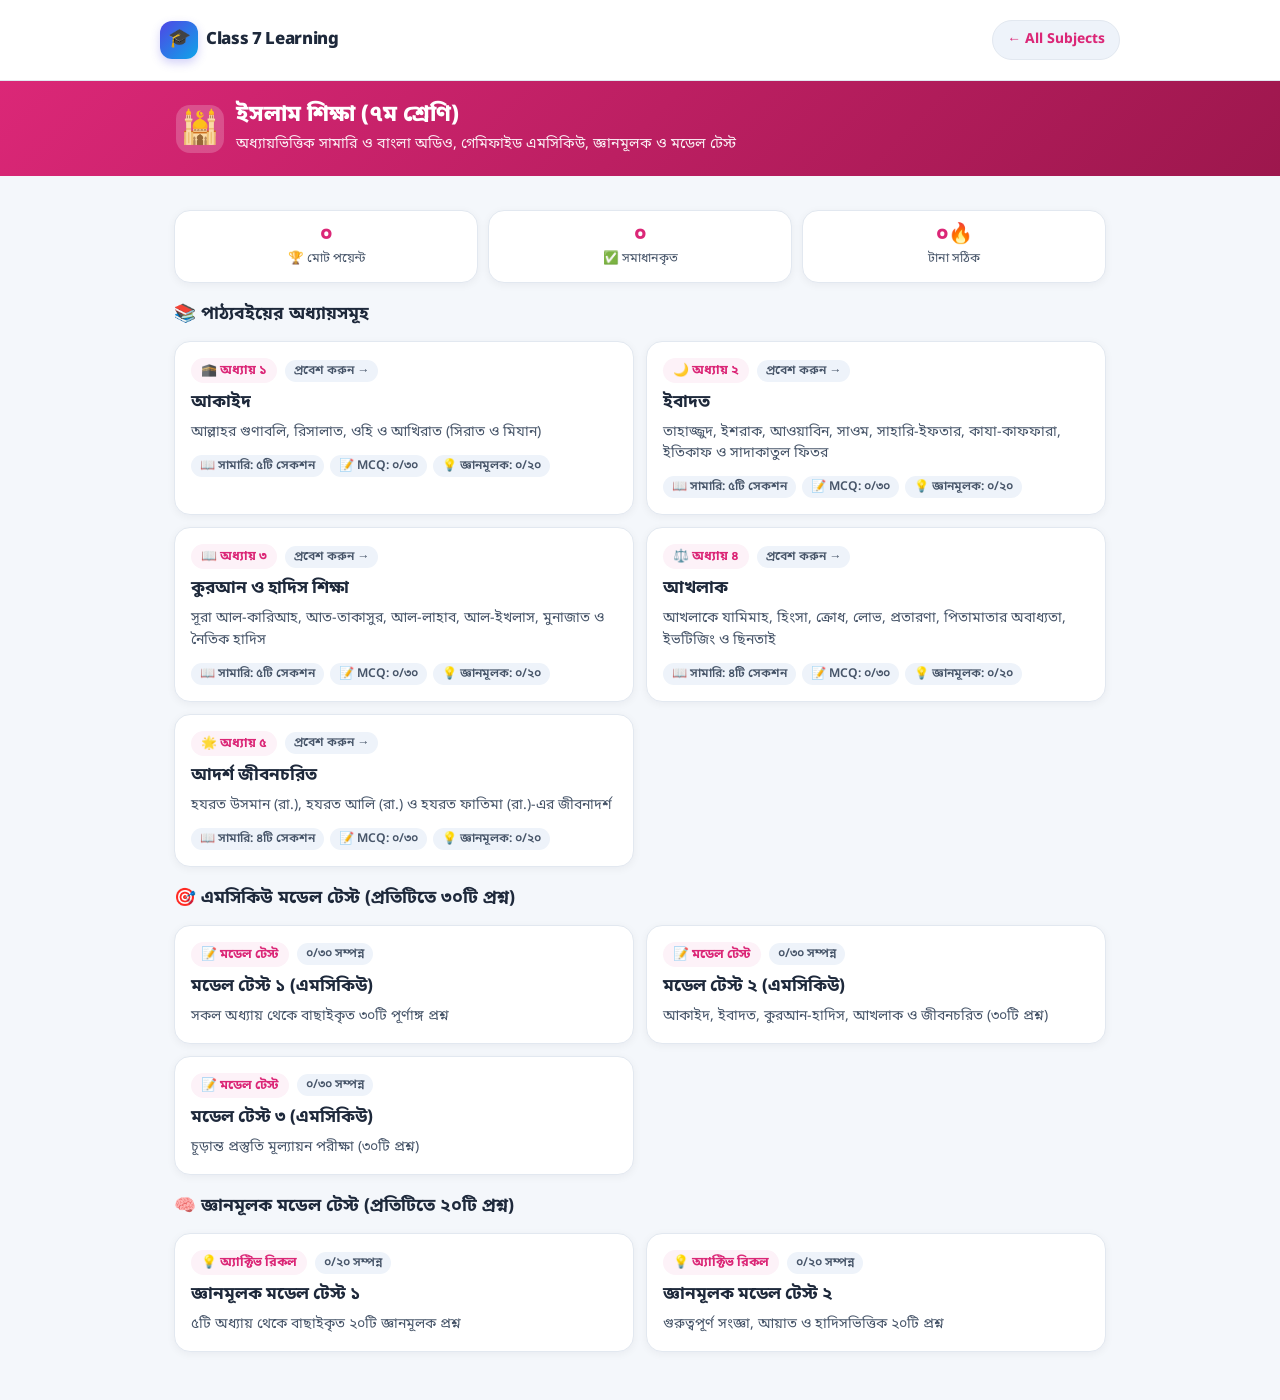
<file: subjects/religion/index.html>
<!DOCTYPE html>
<html lang="bn">
<head>
  <meta charset="UTF-8" />
  <meta name="viewport" content="width=device-width, initial-scale=1.0" />
  <title>ইসলাম শিক্ষা — ৭ম শ্রেণি | Class 7 Learning</title>
  <link rel="preconnect" href="https://fonts.googleapis.com" />
  <link rel="preconnect" href="https://fonts.gstatic.com" crossorigin />
  <link href="https://fonts.googleapis.com/css2?family=Noto+Sans+Bengali:wght@400;600;700&family=Plus+Jakarta+Sans:wght@400;600;700;800&display=swap" rel="stylesheet" />
  <link rel="stylesheet" href="../../assets/css/style.css" />
  <style>
    :root {
      --subject-accent: #db2777;
    }

    /* Subject-scoped styles (.islam-*) so shared style.css rules are never overridden */
    .islam-fallback-shell {
      font-family: var(--font-bangla, "Noto Sans Bengali", system-ui, sans-serif);
      background: var(--bg-page, #f4f7fb);
      color: var(--text-primary, #1e293b);
      min-height: 100vh;
    }
    .islam-container {
      width: 100%;
      max-width: 960px;
      margin: 0 auto;
      padding: 16px 14px 48px;
      box-sizing: border-box;
    }
    .islam-stats-bar {
      display: grid;
      grid-template-columns: repeat(3, 1fr);
      gap: 10px;
      margin-bottom: 18px;
    }
    .islam-stat-card {
      background: var(--bg-surface, #ffffff);
      border: 1px solid var(--border-color, #e2e8f0);
      border-radius: var(--radius-md, 16px);
      padding: 12px 10px;
      text-align: center;
      box-shadow: var(--shadow-sm, 0 2px 8px rgba(15,23,42,0.05));
    }
    .islam-stat-val {
      font-size: 1.25rem;
      font-weight: 800;
      color: var(--subject-accent, #db2777);
      line-height: 1.2;
    }
    .islam-stat-label {
      font-size: 0.78rem;
      color: var(--text-secondary, #475569);
      margin-top: 3px;
    }

    .islam-section-heading {
      font-size: 1.1rem;
      font-weight: 700;
      color: var(--text-primary, #1e293b);
      margin: 18px 0 12px;
      display: flex;
      align-items: center;
      gap: 8px;
    }

    .islam-chapter-grid {
      display: grid;
      grid-template-columns: 1fr;
      gap: 12px;
    }
    @media (min-width: 640px) {
      .islam-chapter-grid {
        grid-template-columns: repeat(2, 1fr);
      }
    }

    .islam-chapter-card {
      background: var(--bg-surface, #ffffff);
      border: 1px solid var(--border-color, #e2e8f0);
      border-radius: var(--radius-md, 16px);
      padding: 16px;
      box-shadow: var(--shadow-sm, 0 2px 8px rgba(15,23,42,0.05));
      cursor: pointer;
      transition: transform 0.15s ease, box-shadow 0.15s ease, border-color 0.15s ease;
      text-align: left;
      display: flex;
      flex-direction: column;
      gap: 8px;
      width: 100%;
    }
    .islam-chapter-card:hover,
    .islam-chapter-card:focus-visible {
      transform: translateY(-2px);
      border-color: var(--subject-accent, #db2777);
      box-shadow: var(--shadow-md, 0 8px 24px rgba(15,23,42,0.08));
      outline: none;
    }
    .islam-ch-top {
      display: flex;
      align-items: center;
      justify-content: space-between;
      gap: 8px;
    }
    .islam-ch-badge {
      display: inline-flex;
      align-items: center;
      gap: 6px;
      font-size: 0.8rem;
      font-weight: 700;
      color: var(--subject-accent, #db2777);
      background: #fdf2f8;
      padding: 4px 10px;
      border-radius: 9999px;
    }
    .islam-ch-title {
      font-size: 1.08rem;
      font-weight: 700;
      color: var(--text-primary, #1e293b);
      margin: 0;
    }
    .islam-ch-sub {
      font-size: 0.88rem;
      color: var(--text-secondary, #475569);
      line-height: 1.5;
      margin: 0;
    }
    .islam-ch-meta {
      display: flex;
      flex-wrap: wrap;
      gap: 6px;
      margin-top: 4px;
    }
    .islam-mini-pill {
      font-size: 0.76rem;
      padding: 3px 9px;
      border-radius: 9999px;
      background: var(--bg-subtle, #eef3fa);
      color: var(--text-secondary, #475569);
      font-weight: 600;
    }

    /* Chapter Detail Toolbar */
    .islam-topbar {
      display: flex;
      flex-wrap: wrap;
      align-items: center;
      justify-content: space-between;
      gap: 10px;
      margin-bottom: 14px;
    }
    .islam-score-badge {
      display: inline-flex;
      align-items: center;
      gap: 6px;
      background: #fdf2f8;
      border: 1px solid #fbcfe8;
      color: #be185d;
      padding: 7px 12px;
      border-radius: 9999px;
      font-size: 0.88rem;
      font-weight: 700;
    }

    /* Main 3 Section Tabs */
    .islam-tabs {
      display: grid;
      grid-template-columns: repeat(3, 1fr);
      gap: 8px;
      margin-bottom: 16px;
    }
    .islam-tab-btn {
      min-height: 44px;
      padding: 8px 6px;
      border-radius: var(--radius-sm, 10px);
      border: 1.5px solid var(--border-color, #e2e8f0);
      background: var(--bg-surface, #ffffff);
      color: var(--text-secondary, #475569);
      font-family: inherit;
      font-size: 0.9rem;
      font-weight: 700;
      cursor: pointer;
      transition: all 0.15s ease;
    }
    .islam-tab-btn.is-active {
      background: var(--subject-accent, #db2777);
      border-color: var(--subject-accent, #db2777);
      color: #ffffff;
    }

    /* Sub-section Stage Pills (1-5) */
    .islam-stage-bar {
      display: flex;
      flex-wrap: wrap;
      gap: 8px;
      margin-bottom: 14px;
      align-items: center;
    }
    .islam-stage-pill {
      min-height: 38px;
      padding: 6px 12px;
      border-radius: 9999px;
      border: 1.5px solid var(--border-color, #e2e8f0);
      background: var(--bg-surface, #ffffff);
      color: var(--text-secondary, #475569);
      font-family: inherit;
      font-size: 0.84rem;
      font-weight: 700;
      cursor: pointer;
    }
    .islam-stage-pill.is-active {
      background: #fdf2f8;
      border-color: var(--subject-accent, #db2777);
      color: #be185d;
    }
    .islam-stage-pill.is-done {
      background: var(--success-light, #ecfdf5);
      border-color: var(--success, #10b981);
      color: #065f46;
    }

    /* Audio Controls */
    .islam-audio-bar {
      display: flex;
      flex-wrap: wrap;
      align-items: center;
      justify-content: space-between;
      gap: 10px;
      background: var(--bg-surface, #ffffff);
      border: 1px solid var(--border-color, #e2e8f0);
      border-radius: var(--radius-md, 16px);
      padding: 12px 14px;
      margin-bottom: 14px;
    }
    .islam-speed-group {
      display: inline-flex;
      gap: 6px;
      align-items: center;
    }
    .islam-speed-btn {
      padding: 5px 10px;
      border-radius: 8px;
      border: 1px solid var(--border-color, #e2e8f0);
      background: var(--bg-subtle, #eef3fa);
      font-size: 0.8rem;
      font-weight: 700;
      cursor: pointer;
      color: var(--text-primary, #1e293b);
    }
    .islam-speed-btn.is-active {
      background: var(--subject-accent, #db2777);
      color: #ffffff;
      border-color: var(--subject-accent, #db2777);
    }

    .islam-summary-card {
      background: var(--bg-surface, #ffffff);
      border: 1px solid var(--border-color, #e2e8f0);
      border-left: 4px solid var(--subject-accent, #db2777);
      border-radius: var(--radius-md, 16px);
      padding: 16px;
      margin-bottom: 14px;
      box-shadow: var(--shadow-sm, 0 2px 8px rgba(15,23,42,0.05));
    }
    .islam-summary-card.is-speaking {
      background: #fdf2f8;
      border-color: var(--subject-accent, #db2777);
    }
    .islam-summary-head {
      display: flex;
      flex-wrap: wrap;
      align-items: center;
      justify-content: space-between;
      gap: 10px;
      margin-bottom: 10px;
    }
    .islam-summary-title {
      font-size: 1.02rem;
      font-weight: 700;
      color: var(--text-primary, #1e293b);
      margin: 0;
    }
    .islam-points-list {
      margin: 0;
      padding-left: 18px;
      display: flex;
      flex-direction: column;
      gap: 8px;
      font-size: 0.95rem;
      line-height: 1.7;
      color: var(--text-primary, #1e293b);
    }

    /* MCQ Cards */
    .islam-q-card {
      background: var(--bg-surface, #ffffff);
      border: 1px solid var(--border-color, #e2e8f0);
      border-radius: var(--radius-md, 16px);
      padding: 16px;
      margin-bottom: 14px;
      box-shadow: var(--shadow-sm, 0 2px 8px rgba(15,23,42,0.05));
    }
    .islam-q-header {
      display: flex;
      justify-content: space-between;
      align-items: center;
      gap: 8px;
      margin-bottom: 8px;
      font-size: 0.82rem;
      color: var(--text-muted, #64748b);
      font-weight: 700;
    }
    .islam-q-text {
      font-size: 0.98rem;
      font-weight: 700;
      line-height: 1.6;
      color: var(--text-primary, #1e293b);
      margin: 0 0 12px;
    }
    .islam-opts-grid {
      display: grid;
      grid-template-columns: 1fr;
      gap: 8px;
    }
    .islam-opt-btn {
      min-height: 44px;
      padding: 10px 12px;
      border-radius: var(--radius-sm, 10px);
      border: 1.5px solid var(--border-color, #e2e8f0);
      background: var(--bg-subtle, #eef3fa);
      color: var(--text-primary, #1e293b);
      font-family: inherit;
      font-size: 0.93rem;
      line-height: 1.5;
      text-align: left;
      cursor: pointer;
      display: flex;
      align-items: flex-start;
      gap: 8px;
      transition: background 0.15s ease, border-color 0.15s ease;
    }
    .islam-opt-btn:hover:not(:disabled) {
      border-color: var(--subject-accent, #db2777);
      background: #fdf2f8;
    }
    .islam-opt-btn.is-correct {
      background: var(--success-light, #ecfdf5);
      border-color: var(--success, #10b981);
      color: #065f46;
      font-weight: 700;
    }
    .islam-opt-btn.is-wrong {
      background: var(--danger-light, #fef2f2);
      border-color: var(--danger, #ef4444);
      color: #991b1b;
    }
    .islam-feedback {
      margin-top: 10px;
      padding: 10px 12px;
      border-radius: 10px;
      font-size: 0.88rem;
      line-height: 1.55;
    }
    .islam-feedback.ok {
      background: var(--success-light, #ecfdf5);
      color: #065f46;
      border: 1px solid #a7f3d0;
    }
    .islam-feedback.err {
      background: var(--danger-light, #fef2f2);
      color: #991b1b;
      border: 1px solid #fecaca;
    }

    /* Gyanmulok Active Recall */
    .islam-recall-box {
      margin-top: 10px;
      padding: 12px;
      border-radius: 10px;
      background: #f8fafc;
      border: 1px dashed #cbd5e1;
      font-size: 0.94rem;
      line-height: 1.65;
      color: var(--text-primary, #1e293b);
    }
    .islam-recall-actions {
      display: flex;
      flex-wrap: wrap;
      gap: 8px;
      margin-top: 10px;
    }

    .islam-notice {
      background: var(--warning-light, #fffbeb);
      border: 1px solid #fde68a;
      color: #92400e;
      padding: 10px 12px;
      border-radius: 10px;
      font-size: 0.86rem;
      margin-bottom: 12px;
    }

    .islam-action-row {
      display: flex;
      flex-wrap: wrap;
      justify-content: space-between;
      align-items: center;
      gap: 10px;
      margin-top: 14px;
    }
    .islam-btn {
      min-height: 42px;
      padding: 8px 14px;
      border-radius: 10px;
      border: 1px solid transparent;
      font-family: inherit;
      font-size: 0.88rem;
      font-weight: 700;
      cursor: pointer;
      display: inline-flex;
      align-items: center;
      justify-content: center;
      gap: 6px;
      text-decoration: none;
    }
    .islam-btn-primary {
      background: var(--subject-accent, #db2777);
      color: #ffffff;
    }
    .islam-btn-secondary {
      background: var(--bg-surface, #ffffff);
      border-color: var(--border-color, #e2e8f0);
      color: var(--text-primary, #1e293b);
    }
    .islam-btn-danger {
      background: var(--danger-light, #fef2f2);
      border-color: #fecaca;
      color: #b91c1c;
    }
    .islam-btn-success {
      background: var(--success-light, #ecfdf5);
      border-color: #a7f3d0;
      color: #065f46;
    }

    /* Fallback header/banner styling if style.css isn't loaded in standalone preview */
    .islam-banner-fallback {
      background: linear-gradient(135deg, #db2777, #9d174d);
      color: #ffffff;
      padding: 20px 14px;
    }
    .islam-header-fallback {
      background: #ffffff;
      border-bottom: 1px solid #e2e8f0;
      padding: 10px 14px;
    }
  </style>
</head>
<body class="islam-fallback-shell">

  <header class="site-header islam-header-fallback">
    <div class="container header-inner" style="display:flex;align-items:center;justify-content:space-between;max-width:960px;margin:0 auto;">
      <a href="../../index.html" class="brand" style="display:inline-flex;align-items:center;gap:8px;text-decoration:none;color:inherit;font-weight:800;">
        <span class="brand-badge" aria-hidden="true">🎓</span>
        <span>Class 7 Learning</span>
      </a>
      <div class="header-actions">
        <a href="../../index.html" class="nav-pill" style="text-decoration:none;font-size:0.86rem;font-weight:700;color:#db2777;">&larr; All Subjects</a>
      </div>
    </div>
  </header>

  <section class="subject-banner islam-banner-fallback">
    <div class="container subject-banner-inner" style="max-width:960px;margin:0 auto;">
      <div class="subject-title-row" style="display:flex;align-items:center;gap:12px;">
        <div class="subject-title-icon" aria-hidden="true" style="font-size:2rem;">🕌</div>
        <div>
          <h1 style="margin:0;font-size:1.4rem;">ইসলাম শিক্ষা (৭ম শ্রেণি)</h1>
          <p style="margin:4px 0 0;font-size:0.9rem;opacity:0.92;">অধ্যায়ভিত্তিক সামারি ও বাংলা অডিও, গেমিফাইড এমসিকিউ, জ্ঞানমূলক ও মডেল টেস্ট</p>
        </div>
      </div>
    </div>
  </section>

  <main class="islam-container" id="appRoot">
    <!-- Rendered dynamically by JS -->
  </main>

  <script src="../../assets/js/audio.js"></script>
  <script>
    // Graceful fallback if audio.js is not present in standalone preview
    if (!window.Class7Audio) {
      window.Class7Audio = (function () {
        let rate = 1;
        let playing = false;
        const supported = typeof window !== "undefined" && "speechSynthesis" in window;
        function pickBanglaVoice() {
          if (!supported) return null;
          const voices = window.speechSynthesis.getVoices() || [];
          return voices.find(v => (v.lang || "").toLowerCase().startsWith("bn")) || null;
        }
        return {
          isSupported: supported,
          hasBanglaVoice: function () { return !!pickBanglaVoice(); },
          isPlaying: function () { return playing; },
          setRate: function (r) { rate = Math.min(2, Math.max(0.5, Number(r) || 1)); },
          stop: function (cb) {
            if (supported) window.speechSynthesis.cancel();
            playing = false;
            if (typeof cb === "function") cb();
          },
          speakText: function (text, lang, callbacks) {
            const cbs = callbacks || {};
            if (!supported) {
              if (cbs.onNotice) cbs.onNotice("আপনার ব্রাউজারে অডিও প্লেব্যাক সমর্থিত নয়।");
              return;
            }
            window.speechSynthesis.cancel();
            const u = new SpeechSynthesisUtterance(text);
            u.lang = lang === "bn" ? "bn-BD" : "en-US";
            u.rate = rate;
            const bnVoice = pickBanglaVoice();
            if (lang === "bn" && bnVoice) {
              u.voice = bnVoice;
            } else if (lang === "bn" && !bnVoice && cbs.onNotice) {
              cbs.onNotice("ডিভাইসে বাংলা ভয়েস না থাকলে বাংলা অডিও পরিষ্কার নাও শোনা যেতে পারে।");
            }
            u.onstart = function () { playing = true; if (cbs.onStart) cbs.onStart(); };
            u.onend = function () { playing = false; if (cbs.onEnd) cbs.onEnd(); };
            u.onerror = function () { playing = false; if (cbs.onEnd) cbs.onEnd(); };
            window.speechSynthesis.speak(u);
          }
        };
      })();
    }

    const ISLAM_DATA = {"chapters": [{"id": "ch1", "number": "অধ্যায় ১", "title": "আকাইদ", "subtitle": "আল্লাহর গুণাবলি, রিসালাত, ওহি ও আখিরাত (সিরাত ও মিযান)", "icon": "🕋", "summarySections": [{"id": "ch1-s1", "title": "১. ধৈর্যধারণ ও আল্লাহর গুণবাচক নাম", "points": ["মানুষ অবাধ্য হলে বা ইবাদত ছেড়ে দিলেও আল্লাহ তায়ালা তাৎক্ষণিকভাবে শাস্তি দেন না, বরং ধৈর্যধারণ করেন এবং তাওবার সুযোগ দেন।", "মানুষ পাপ করে আবার তাওবা করলে আল্লাহ ক্ষমা করে দেন। তিনি ধৈর্যশীল ব্যক্তিকে ভালোবাসেন এবং সর্বদা ধৈর্যশীলদের সাথে থাকেন।", "সূরা আল-বাকারার ১৫৩ নং আয়াতে আল্লাহ বলেন, 'নিশ্চয়ই আল্লাহ ধৈর্যশীলদের সাথে আছেন' এবং ১৫৫ নং আয়াতে ধৈর্যশীলদের সুসংবাদ দিতে বলেছেন।", "আল্লাহর গুণের অনুশীলন হিসেবে আমাদের অধীনস্থদের ক্ষমা করতে হবে এবং বিপদে-আপদে নিরাশ না হয়ে ধৈর্যধারণ করতে হবে।"]}, {"id": "ch1-s2", "title": "২. রিসালাত ও নবি-রাসুলগণের পরিচয়", "points": ["রিসালাত শব্দের অর্থ বার্তা, সংবাদবহন, চিঠি বা খবর পৌঁছানো। ইসলামি পরিভাষায় আল্লাহ তায়ালার বাণী ও পরিচয় মানুষের নিকট পৌঁছানোর দায়িত্বকে রিসালাত বলে।", "মানুষ বুদ্ধি-বিবেক দিয়ে স্রষ্টার অস্তিত্ব বুঝলেও তাঁর গুণাবলি ও ক্ষমতা নিজে থেকে জানতে পারে না; তাই আল্লাহ মানুষের মধ্য থেকে পথপ্রদর্শক বা নবি-রাসুল নিয়োগ করেছেন।", "সূরা আন-নাহলের ৩৬ নং আয়াত অনুযায়ী মহান আল্লাহ সকল জাতির মধ্যেই রাসুল পাঠিয়েছেন। নবি-রাসুলগণ ছিলেন নিষ্পাপ এবং পৃথিবীর সকল মানুষের মধ্যে শ্রেষ্ঠ।", "রিসালাতে বিশ্বাস করা ইমানের অপরিহার্য অংশ ও ফরজ; নবি-রাসুলদের অস্বীকার করলে ইমানের সকল বিষয়ই অস্বীকার করা হয়। সূরা আল-বাকারার ২৮৫ নং আয়াত অনুযায়ী আমরা কোনো রাসুলের মধ্যে তারতম্য করি না।"]}, {"id": "ch1-s3", "title": "৩. ওহি: অর্থ, প্রকারভেদ ও গুরুত্ব", "points": ["ওহি আরবি শব্দ, যার অর্থ ইশারা, ইঙ্গিত বা গোপন কথা। ইসলামি পরিভাষায় মহান আল্লাহর পক্ষ থেকে নবি-রাসুলগণের নিকট প্রেরিত সংবাদ বা বাণীকে ওহি বলে।", "ওহি অবতরণের দুটি প্রসিদ্ধ পদ্ধতি: (ক) ফেরেশতার মাধ্যমে—যেমন প্রধান ওহিবাহক ফেরেশতা হযরত জিবরাইল (আ.)-এর মাধ্যমে, (খ) সরাসরি কথা বলার মাধ্যমে—যেমন তুর পাহাড়ে হযরত মুসা (আ.)-এর সাথে এবং মিরাজের রজনীতে মহানবি (স.)-এর সাথে।", "ওহি প্রধানত দুই প্রকার: (১) ওহি মাতলু—যে ওহি সালাতে তিলাওয়াত করা হয় (যেমন আল-কুরআন), এবং (২) ওহি গায়র মাতলু—যে ওহি সালাতে তিলাওয়াত করা হয় না (যেমন হাদিস শরিফ)।", "সূরা আন-নাজমের ৩–৪ নং আয়াতে বলা হয়েছে, মহানবি (স.) মনগড়া কিছু বলেন না, বরং তা তাঁর প্রতি প্রত্যাদেশকৃত ওহি। ওহি সকল জ্ঞান-বিজ্ঞানের মূল উৎস ও অকাট্য সত্য।"]}, {"id": "ch1-s4", "title": "৪. আখিরাত, সিরাত ও মিযান", "points": ["আখিরাত অর্থ পরকাল বা দুনিয়ার জীবনের পরের চিরস্থায়ী জীবন, যার শুরু আছে কিন্তু শেষ নেই। সূরা আল-মুমিনের ৩৯ নং আয়াতে আখিরাতকে 'চিরস্থায়ী আবাস' বলা হয়েছে। দুনিয়া হলো আমল করার স্থান এবং আখিরাত হলো ফলভোগের স্থান।", "সিরাত শব্দের অর্থ পথ, রাস্তা বা পুল। ইসলামি পরিভাষায় জাহান্নামের ওপর স্থাপিত একটি পুলকে সিরাত বলে, যা পার হয়ে জান্নাতিগণ জান্নাতে প্রবেশ করবেন। সূরা মারইয়ামের ৭১ নং আয়াত অনুযায়ী প্রত্যেক মানুষকেই তা অতিক্রম করতে হবে।", "জান্নাতিগণের মধ্যে সর্বপ্রথম হযরত মুহাম্মদ (স.) সিরাত অতিক্রম করবেন। অপরদিকে জাহান্নামিদের জন্য সিরাত হবে চুলের চেয়েও সূক্ষ্ম, তরবারি অপেক্ষা ধারালো এবং ঘুটঘুটে অন্ধকার।", "মিযান অর্থ দাঁড়িপাল্লা বা পরিমাপ করার যন্ত্র। কিয়ামতের দিন যে যন্ত্রের দ্বারা মানুষের পাপ-পুণ্য ওজন করা হবে, তাকে মিযান বলে (সূরা আল-আম্বিয়া, আয়াত ৪৭)। যার নেকির পাল্লা ভারী হবে সে সফলকাম ও জান্নাতি হবে (সূরা আল-মুমিনূন, ১০২–১০৩)।"]}, {"id": "ch1-s5", "title": "৫. মিযানের পাল্লা ভারী করার বিশেষ আমল", "points": ["সহিহ মুসলিমের হাদিস অনুযায়ী 'আল-হামদুলিল্লাহ' বলা মিযানের নেকির পাল্লা পূর্ণ করে দেয়।", "মহানবি (স.) বলেছেন, দুটি বাক্য দয়াময় আল্লাহর নিকট প্রিয়, উচ্চারণে সহজ এবং মিযানের পাল্লায় ভারী—তা হলো: 'সুবহানাল্লাহি ওয়া বিহামদিহি, সুবহানাল্লাহিল আযিম'।"]}], "mcqs": [{"q": "আল্লাহ তায়ালা অবাধ্য বান্দাদের তাৎক্ষণিকভাবে শাস্তি না দিয়ে কী করেন?", "opts": ["ধৈর্যধারণ করেন ও সুযোগ দেন", "আলো বন্ধ করে দেন", "পানি বন্ধ করে দেন", "সকল নিয়ামত কেড়ে নেন"], "ans": 0, "exp": "আল্লাহ তায়ালা অবাধ্যতার জন্য তাৎক্ষণিকভাবে শাস্তি দেন না, বরং ধৈর্যধারণ করে তাওবার সুযোগ দেন।"}, {"q": "'নিশ্চয়ই আল্লাহ ধৈর্যশীলদের সাথে আছেন'—এটি কোন সূরার আয়াত?", "opts": ["সূরা আন-নাহল", "সূরা আল-বাকারা", "সূরা মারইয়াম", "সূরা আল-মুমিন"], "ans": 1, "exp": "সূরা আল-বাকারার ১৫৩ নং আয়াতে এ বাণী রয়েছে।"}, {"q": "সূরা আল-বাকারার কত নম্বর আয়াতে ধৈর্যশীলগণকে সুসংবাদ দিতে বলা হয়েছে?", "opts": ["১৫৩ নং", "১৫৫ নং", "১৮৩ নং", "২৮৫ নং"], "ans": 1, "exp": "সূরা আল-বাকারার ১৫৫ নং আয়াতে বলা হয়েছে: 'তুমি সুসংবাদ দাও ধৈর্যশীলগণকে।'"}, {"q": "বান্দা পাপ করার পর তাওবা করে ফিরে আসলে আল্লাহ কী করেন?", "opts": ["ক্ষমা করে দেন", "তাড়িয়ে দেন", "উপেক্ষা করেন", "শাস্তি নির্ধারণ করেন"], "ans": 0, "exp": "বান্দা তাওবা করে ফিরে আসলে আল্লাহ ক্ষমা করে দেন।"}, {"q": "আল্লাহ তায়ালার ধৈর্যগুণের অনুশীলন হিসেবে আমাদের কী করা উচিত?", "opts": ["অধীনস্থদের ক্ষমা করা", "বিপদে নিরাশ হওয়া", "প্রতিশোধ নেওয়া", "রাগ প্রকাশ করা"], "ans": 0, "exp": "আমরা অধীনস্থদের ক্ষমা করব এবং বিপদে-আপদে নিরাশ না হয়ে ধৈর্যধারণ করব।"}, {"q": "আল্লাহ তায়ালা ধৈর্যশীলদের পুরস্কার হিসেবে কী দান করবেন?", "opts": ["ধন-সম্পদ", "জান্নাত", "ক্ষমতা", "দীর্ঘায়ু"], "ans": 1, "exp": "ধৈর্যশীলদেরকে আল্লাহ জান্নাত দান করবেন।"}, {"q": "'রিসালাত' শব্দের অর্থ কী?", "opts": ["পথ ও পুল", "বার্তা বা সংবাদবহন", "দাঁড়িপাল্লা", "গোপন কথা"], "ans": 1, "exp": "রিসালাত অর্থ বার্তা, সংবাদবহন, চিঠি, খবর পৌঁছানো ইত্যাদি।"}, {"q": "ইসলামি পরিভাষায় আল্লাহ তায়ালার বাণী ও পরিচয় মানুষের নিকট পৌঁছানোর দায়িত্বকে কী বলে?", "opts": ["তাওহিদ", "রিসালাত", "ওহি", "আখিরাত"], "ans": 1, "exp": "আল্লাহর বাণী ও পরিচয় মানুষের কাছে পৌঁছানোর দায়িত্বকে রিসালাত বলে।"}, {"q": "নবি-রাসুলগণ কেমন ছিলেন?", "opts": ["নিষ্পাপ ও মানুষের মধ্যে শ্রেষ্ঠ", "সাধারণ মানুষের মতো পাপী", "ফেরেশতা জাতি", "শুধু আরবদের জন্য প্রেরিত"], "ans": 0, "exp": "নবি-রাসুলগণ আল্লাহর মনোনীত বান্দা, নিষ্পাপ এবং পৃথিবীর সকল মানুষের মধ্যে শ্রেষ্ঠ।"}, {"q": "'এবং নিশ্চয়ই আমি প্রত্যেক জাতির মধ্যেই রাসুল পাঠিয়েছি'—এটি কোন সূরার আয়াত?", "opts": ["সূরা আল-বাকারা", "সূরা আন-নাহল", "সূরা আন-নাজম", "সূরা আল-আম্বিয়া"], "ans": 1, "exp": "এটি সূরা আন-নাহলের ৩৬ নং আয়াত।"}, {"q": "নবি-রাসুলগণের প্রতি বিশ্বাস করা কী?", "opts": ["নফল", "সুন্নত", "ফরজ", "মুস্তাহাব"], "ans": 2, "exp": "নবি-রাসুলগণের প্রতি বিশ্বাস করা ফরজ; তাদের অবিশ্বাস করলে ইমানদার হওয়া যায় না।"}, {"q": "কোন আয়াতে বলা হয়েছে 'আমরা তাঁর রাসুলগণের মধ্যে কোনো তারতম্য করি না'?", "opts": ["সূরা আল-বাকারার ২৮৫ নং", "সূরা আল-বাকারার ৪ নং", "সূরা আন-নাহলের ৩৬ নং", "সূরা মারইয়ামের ৭১ নং"], "ans": 0, "exp": "সূরা আল-বাকারার ২৮৫ নং আয়াতে এই বাণী উল্লেখ আছে।"}, {"q": "'ওহি' কোন ভাষার শব্দ?", "opts": ["ফারসি", "উর্দু", "আরবি", "তুর্কি"], "ans": 2, "exp": "ওহি আরবি শব্দ, যার অর্থ ইশারা, ইঙ্গিত, গোপন কথা ইত্যাদি।"}, {"q": "প্রধান ওহিবাহক ফেরেশতা কে?", "opts": ["হযরত মিকাইল (আ.)", "হযরত ইসরাফিল (আ.)", "হযরত জিবরাইল (আ.)", "হযরত আজরাইল (আ.)"], "ans": 2, "exp": "হযরত জিবরাইল (আ.) হলেন প্রধান ওহিবাহক ফেরেশতা।"}, {"q": "কোন পাহাড়ে আল্লাহ তায়ালা হযরত মুসা (আ.)-এর সাথে সরাসরি কথা বলেছেন?", "opts": ["সাফা পাহাড়", "তুর পাহাড়", "হেরা পাহাড়", "উহুদ পাহাড়"], "ans": 1, "exp": "আল্লাহ তায়ালা হযরত মুসা (আ.)-এর সাথে তুর পাহাড়ে সরাসরি কথা বলেছেন।"}, {"q": "মহানবি (স.) কখন আল্লাহ তায়ালার সাথে সরাসরি কথা বলেছিলেন?", "opts": ["বদরের যুদ্ধে", "মিরাজের রজনীতে", "হিজরতের রাতে", "হুদায়বিয়ার দিনে"], "ans": 1, "exp": "আমাদের প্রিয় নবি (স.) মিরাজের রজনীতে আল্লাহ তায়ালার সাথে সরাসরি কথা বলেছেন।"}, {"q": "যে ওহি সালাতে তিলাওয়াত করা হয় তাকে কী বলে?", "opts": ["ওহি গায়র মাতলু", "ওহি মাতলু", "ওহি খফি", "ইলহাম"], "ans": 1, "exp": "যে ওহি তিলাওয়াত করা হয় (যেমন কুরআন মাজিদ) তাকে ওহি মাতলু বলে।"}, {"q": "নিচের কোনটি ওহি গায়র মাতলুর উদাহরণ?", "opts": ["আল-কুরআন", "তাওরাত", "হাদিস শরিফ", "জাবুর"], "ans": 2, "exp": "হাদিস শরিফ সালাতে তিলাওয়াত করা হয় না বলে একে ওহি গায়র মাতলু বলে।"}, {"q": "'আর তিনি মনগড়া কোনো কিছু বলেন না। বরং এটা তো ওহি, যা তাঁর প্রতি প্রত্যাদেশ হয়'—কোন সূরার আয়াত?", "opts": ["সূরা আন-নাজম (৩-৪)", "সূরা আল-বাকারা (১৫৩)", "সূরা আল-মুমিন (৩৯)", "সূরা আল-মুমিনূন (১০২)"], "ans": 0, "exp": "এটি সূরা আন-নাজমের ৩–৪ নং আয়াত।"}, {"q": "সকল জ্ঞান-বিজ্ঞানের মূল উৎস কী?", "opts": ["যুক্তিবিদ্যা", "ওহি", "ইতিহাস", "দর্শন"], "ans": 1, "exp": "ওহি সকল জ্ঞান-বিজ্ঞানের মূল উৎস এবং এতে কোনো ভুল-ভ্রান্তি বা সন্দেহ নেই।"}, {"q": "'আখিরাত' শব্দের অর্থ কী?", "opts": ["ইহকাল", "পরকাল", "মধ্যবর্তী জীবন", "পৃথিবী"], "ans": 1, "exp": "আখিরাত অর্থ পরকাল বা দুনিয়ার জীবনের পরের চিরস্থায়ী জীবন।"}, {"q": "সূরা আল-মুমিনের ৩৯ নং আয়াতে আখিরাতকে কী বলা হয়েছে?", "opts": ["অস্থায়ী উপভোগের বস্তু", "চিরস্থায়ী আবাস", "আমলের ক্ষেত্র", "পরীক্ষার হল"], "ans": 1, "exp": "সূরা আল-মুমিনের ৩৯ নং আয়াতে বলা হয়েছে: 'নিঃসন্দেহে আখিরাতই হলো চিরস্থায়ী আবাস।'"}, {"q": "'দুনিয়া হলো আমল করার স্থান এবং আখিরাত হলো...'", "opts": ["বিশ্রামের স্থান", "ফলভোগের স্থান", "পুনরায় আমলের স্থান", "ভ্রমণের স্থান"], "ans": 1, "exp": "দুনিয়া হলো আমল করার স্থান এবং আখিরাত হলো ফলভোগের স্থান।"}, {"q": "সূরা আল-বাকারার ৪ নং আয়াতে মুত্তাকিগণের কোন গুণের কথা বলা হয়েছে?", "opts": ["তাঁরা আখিরাতের ওপর দৃঢ় বিশ্বাস স্থাপন করে", "তাঁরা ধন-সম্পদ জমা করে", "তাঁরা শুধু রাতে ইবাদত করে", "তাঁরা ব্যবসা করে"], "ans": 0, "exp": "সূরা আল-বাকারার ৪ নং আয়াতে বলা হয়েছে: 'আর তারা (মুত্তাকিগণ) আখিরাতের ওপর দৃঢ় বিশ্বাস স্থাপন করে।'"}, {"q": "ইসলামি পরিভাষায় জাহান্নামের ওপর স্থাপিত পুলকে কী বলে?", "opts": ["মিযান", "সিরাত", "হাশর", "বারযাখ"], "ans": 1, "exp": "জাহান্নামের ওপর স্থাপিত যে পুল পার হয়ে জান্নাতিগণ জান্নাতে প্রবেশ করবেন, তাকে সিরাত বলে।"}, {"q": "জান্নাতিগণের মধ্যে সর্বপ্রথম কে সিরাত অতিক্রম করবেন?", "opts": ["হযরত ইবরাহিম (আ.)", "হযরত মুসা (আ.)", "হযরত মুহাম্মদ (স.)", "হযরত আবু বকর (রা.)"], "ans": 2, "exp": "জান্নাতিগণের মধ্যে সর্বপ্রথম হযরত মুহাম্মদ (স.) সিরাত অতিক্রম করে জান্নাতে প্রবেশ করবেন।"}, {"q": "জাহান্নামিদের জন্য সিরাত কেমন হবে?", "opts": ["বিশাল ময়দানের মতো", "চুলের চেয়েও সূক্ষ্ম ও তরবারি অপেক্ষা ধারালো", "আলোকিত ও প্রশস্ত", "সহজ ও মসৃণ"], "ans": 1, "exp": "জাহান্নামিদের জন্য সিরাত হবে চুলের চেয়েও সূক্ষ্ম, তরবারি অপেক্ষা ধারালো ও ঘুটঘুটে অন্ধকার।"}, {"q": "ইসলামি পরিভাষায় কিয়ামতের দিন পাপ-পুণ্য ওজন করার যন্ত্রকে কী বলে?", "opts": ["সিরাত", "মিযান", "তাকদির", "ওহি"], "ans": 1, "exp": "কিয়ামতের দিন পাপ-পুণ্য ওজন করার পরিমাপক যন্ত্রকে মিযান বলে।"}, {"q": "মিযানের নেকির পাল্লা পূর্ণ করে দেয় নিচের কোন বাক্যটি?", "opts": ["আল-হামদুলিল্লাহ", "বিসমিল্লাহ", "ইন্নালিল্লাহ", "মাশাআল্লাহ"], "ans": 0, "exp": "সহিহ মুসলিমের হাদিস অনুযায়ী 'আল-হামদুলিল্লাহ' বলা মিযানের নেকির পাল্লা পূর্ণ করে দেয়।"}, {"q": "কুরআনের কোন সূরায় বলা হয়েছে 'আমি কিয়ামতের দিন ন্যায়বিচারের মানদণ্ড স্থাপন করব'?", "opts": ["সূরা আল-আম্বিয়া (৪৭)", "সূরা আল-মুমিনূন (১০২)", "সূরা মারইয়াম (৭১)", "সূরা আল-বাকারা (২৮৫)"], "ans": 0, "exp": "সূরা আল-আম্বিয়ার ৪৭ নং আয়াতে আল্লাহ ন্যায়বিচারের মানদণ্ড (মিযান) স্থাপনের কথা বলেছেন।"}], "gyanmulok": [{"q": "মানুষ অবাধ্য হলে আল্লাহ তায়ালা কী করেন?", "a": "তাৎক্ষণিকভাবে শাস্তি না দিয়ে ধৈর্যধারণ করেন এবং তাওবা করে ফিরে আসার সুযোগ দেন।"}, {"q": "আল্লাহ তায়ালা কাদের ভালোবাসেন এবং কাদের সাথে থাকেন?", "a": "আল্লাহ তায়ালা ধৈর্যশীল ব্যক্তিকে ভালোবাসেন এবং সর্বদা ধৈর্যশীলদের সাথে থাকেন (সূরা আল-বাকারা, ১৫৩)।"}, {"q": "রিসালাত শব্দের আভিধানিক অর্থ কী?", "a": "বার্তা, সংবাদবহন, চিঠি, খবর পৌঁছানো ইত্যাদি।"}, {"q": "ইসলামি পরিভাষায় রিসালাত কাকে বলে?", "a": "আল্লাহ তায়ালার বাণী ও পরিচয় মানুষের নিকট পৌঁছানোর দায়িত্বকে রিসালাত বলে।"}, {"q": "রিসালাতের দায়িত্ব যাঁরা পালন করেন, তাঁরা কারা?", "a": "নবি কিংবা রাসুলগণ।"}, {"q": "নবি-রাসুলগণকে অবিশ্বাস করলে কী হয়?", "a": "নবি-রাসুলগণকে অবিশ্বাস করলে ইমানের সকল বিষয়ই অস্বীকার করা হয় এবং ইমানদার হওয়া যায় না।"}, {"q": "ওহি শব্দের অর্থ কী?", "a": "ইশারা, ইঙ্গিত, গোপন কথা ইত্যাদি।"}, {"q": "ইসলামি পরিভাষায় ওহি কাকে বলে?", "a": "মহান আল্লাহর পক্ষ থেকে নবি-রাসুলগণের নিকট প্রেরিত সংবাদ বা বাণীকে ওহি বলে।"}, {"q": "ওহি অবতরণের প্রসিদ্ধ দুটি পদ্ধতি কী কী?", "a": "১. ফেরেশতার মাধ্যমে (যেমন হযরত জিবরাইল আ.) এবং ২. সরাসরি কথা বলার মাধ্যমে।"}, {"q": "প্রধান ওহিবাহক ফেরেশতার নাম কী?", "a": "হযরত জিবরাইল (আ.)।"}, {"q": "ওহি মাতলু কাকে বলে? উদাহরণ দাও।", "a": "যে ওহি সালাতে তিলাওয়াত করা হয়, তাকে ওহি মাতলু বলে। যেমন: আল-কুরআন।"}, {"q": "ওহি গায়র মাতলু কাকে বলে? উদাহরণ দাও।", "a": "যে ওহি সালাতে তিলাওয়াত করা হয় না, তাকে ওহি গায়র মাতলু বলে। যেমন: হাদিস শরিফ।"}, {"q": "আখিরাত অর্থ কী?", "a": "পরকাল বা দুনিয়ার জীবনের পরের চিরস্থায়ী জীবন।"}, {"q": "দুনিয়া ও আখিরাতের মধ্যে মূল পার্থক্য কী?", "a": "দুনিয়া হলো অস্থায়ী ও আমল করার স্থান, আর আখিরাত হলো চিরস্থায়ী ও ফলভোগের স্থান।"}, {"q": "সিরাত শব্দের অর্থ কী ও ইসলামি পরিভাষায় তা কী?", "a": "সিরাত অর্থ পথ, রাস্তা বা পুল। ইসলামি পরিভাষায় জাহান্নামের ওপর স্থাপিত একটি পুল, যা পার হয়ে জান্নাতিগণ জান্নাতে প্রবেশ করবেন।"}, {"q": "সর্বপ্রথম কে সিরাত অতিক্রম করবেন?", "a": "আমাদের প্রিয় নবি হযরত মুহাম্মদ (স.)।"}, {"q": "জাহান্নামিদের জন্য সিরাত দেখতে কেমন হবে?", "a": "চুলের চাইতেও সূক্ষ্ম, তরবারি অপেক্ষা ধারালো এবং ঘুটঘুটে অন্ধকার।"}, {"q": "মিযান অর্থ কী এবং ইসলামি পরিভাষায় মিযান কাকে বলে?", "a": "মিযান অর্থ দাঁড়িপাল্লা বা মানদণ্ড। কিয়ামতের দিন যে পরিমাপক যন্ত্রের দ্বারা মানুষের পাপ-পুণ্য ওজন করা হবে, তাকে মিযান বলে।"}, {"q": "মিযানের কোন পাল্লা ভারী হলে মানুষ জান্নাতি হবে?", "a": "পুণ্যের (নেকির) পাল্লা ভারী হলে মানুষ সফলকাম ও জান্নাতি হবে।"}, {"q": "দয়াময় আল্লাহর নিকট প্রিয় ও মিযানের পাল্লায় ভারী দুটি বাক্য কী?", "a": "সুবহানাল্লাহি ওয়া বিহামদিহি, সুবহানাল্লাহিল আযিম।"}]}, {"id": "ch2", "number": "অধ্যায় ২", "title": "ইবাদত", "subtitle": "তাহাজ্জুদ, ইশরাক, আওয়াবিন, সাওম, সাহারি-ইফতার, কাযা-কাফফারা, ইতিকাফ ও সাদাকাতুল ফিতর", "icon": "🌙", "summarySections": [{"id": "ch2-s1", "title": "১. নফল ও সুন্নত সালাত: তাহাজ্জুদ, ইশরাক ও আওয়াবিন", "points": ["তাহাজ্জুদ: রাতের শেষাংশে আদায় করা উত্তম, পড়া সুন্নত। দুই রাকআত করে সুন্নত নিয়মে পড়তে হয়; এরপর দরুদ ও বিতর আদায় উত্তম। মহানবি (স.) বলেন, 'ফরজ সালাতের পর সবচেয়ে উৎকৃষ্ট হলো তাহাজ্জুদের সালাত।' (মুসলিম)।", "ইশরাক: সুন্নতে যায়িদা বা নফল। ফজরের পর বসে কুরআন তিলাওয়াত ও তাসবিহ পাঠ করে সূর্য সম্পূর্ণ উঠে গেলে ২ রাকআত করে ৪, ৬ বা ৮ রাকআত পর্যন্ত পড়া যায়। হাদিসে একে 'যুহার সালাত' বলা হয়েছে।", "সালাতুল আওয়াবিন: এটিও সুন্নতে যায়িদা। মাগরিবের ফরজ ও দুই রাকআত সুন্নতের পর থেকে এশার ওয়াক্ত হওয়ার পূর্ব পর্যন্ত পড়া যায়।", "সালাতের নৈতিক ও সামাজিক শিক্ষা: সূরা আল-আনকাবুতের ৪৫ নং আয়াত অনুযায়ী সালাত অশ্লীল ও খারাপ কাজ থেকে বিরত রাখে। জামাআতে সালাত আদায়ে ধনী-গরিব ভেদাভেদ দূর হয়, জাতীয় ঐক্য ও ভ্রাতৃত্ববোধ গড়ে ওঠে।"]}, {"id": "ch2-s2", "title": "২. সাওম: ধারণা, ফজিলত ও প্রকারভেদ", "points": ["সাওম আরবি শব্দ, অর্থ বিরত থাকা। সুবহে সাদিক থেকে সূর্যাস্ত পর্যন্ত নিয়তের সাথে পানাহার ও ইন্দ্রিয় তৃপ্তি থেকে বিরত থাকাকে সাওম বা রোযা বলে। রমযানের রোযা ফরজ (সূরা আল-বাকারা, ১৮৩); অস্বীকারকারী কাফির।", "হাদিসে সাওমকে 'ঢালস্বরূপ' (বুখারি) বলা হয়েছে। হাদিসে কুদসিতে আল্লাহ বলেন, 'সাওম কেবল আমারই জন্য, আমি নিজেই এর প্রতিদান দিব।' জান্নাতে রোযাদারদের জন্য 'রাইয়ান' নামক বিশেষ দরজা রয়েছে।", "ফজিলতের দিক থেকে রমযান তিন ভাগে বিভক্ত: প্রথম অংশ রহমতের, দ্বিতীয় অংশ মাগফিরাতের এবং শেষ অংশ জাহান্নাম থেকে মুক্তির।", "সাওম ৬ প্রকার: (১) ফরজ (রমযানের রোযা), (২) ওয়াজিব (মানতের রোযা), (৩) সুন্নত (আশুরা ও আরাফার দিনের রোযা), (৪) মুস্তাহাব (চন্দ্র মাসের ১৩-১৫ তারিখ, সোম ও বৃহস্পতি, শাওয়ালের ৬ রোযা), (৫) নফল এবং (৬) মাকরুহ (তাহ্রিমি: দুই ঈদ ও জিলহজের ১১-১৩ তারিখ হারাম; তানযিহি: শুধু ১০ মুহাররম বা শুধু শনিবারে রোযা রাখা)।"]}, {"id": "ch2-s3", "title": "৩. সাহারি, ইফতার, সাওম ভঙ্গ ও মাকরুহের কারণ", "points": ["সাহারি: সুবহে সাদিকের পূর্বে খাওয়া সুন্নত ও বরকতের কাজ (বুখারি)। ইফতার: সূর্যাস্তের পর হালাল বস্তু পানাহারের মাধ্যমে রোযা ভঙ্গ করা সুন্নত; এতে আবু দাউদ ও তিরমিযির বর্ণিত দোয়া ও অন্যকে ইফতার করানোর বিশাল সাওয়াব রয়েছে।", "সাওম ভঙ্গের কারণ (যেগুলোতে একটির বদলে একটি কাযা ফরজ): ভুলবশত খাওয়ার পর রোযা ভেঙে গেছে ভেবে ইচ্ছাকৃত খেলে, কুলির সময় অনিচ্ছায় পানি পেটে গেলে, জোর করে পানাহার করালে, রাত ভেবে সুবহে সাদিকের পর সাহারি বা সূর্যাস্তের আগে ইফতার করলে, ইচ্ছাকৃত মুখভর্তি বমি করলে, প্রস্রাব-পায়খানার রাস্তায় ওষুধ গ্রহণ করলে।", "সাওম মাকরুহ হওয়ার কারণ: গিবত করলে, মিথ্যা বা অশ্লীল আচরণ ও গালমন্দ করলে, কুলির সময় গড়গড়া করলে, যথাসময়ে ইফতার না করলে, গরমরোধে গায়ে ঠান্ডা কাপড় জড়ালে বা বারবার কুলি করলে।"]}, {"id": "ch2-s4", "title": "৪. কাযা, কাফফারা, ইতিকাফ ও সাদাকাতুল ফিতর", "points": ["কাযা: অনিচ্ছায় রোযা ভেঙে গেলে বা অসুস্থতা/সফরের ওযরে না রাখলে একটির বদলে একটি রাখা। কাফফারা: ইচ্ছাকৃতভাবে বা বিনা কারণে রোযা ভেঙে ফেললে কাযা ও কাফফারা উভয়ই ফরজ—(১) একাধারে বিরতিহীন ২ মাস সাওম পালন, অথবা (২) ৬০ জন মিসকিনকে দুই বেলা খাওয়ানো, অথবা (৩) একজন দাস মুক্ত করা।", "ইতিকাফ: সাংসারিক কাজকর্ম ও পরিবার থেকে আলাদা হয়ে মসজিদে ইবাদতের নিয়তে অবস্থান করা। রমযানের শেষ দশ দিনে ইতিকাফ সুন্নতে মুয়াক্কাদা কিফায়া; সর্বনিম্ন সময় একদিন একরাত। এতে শেষ দশকের বিজোড় রাতে (২১, ২৩, ২৫, ২৭, ২৯) লাইলাতুল কদর পাওয়ার সৌভাগ্য হয়।", "সাদাকাতুল ফিতর: ঈদের সালাতের উদ্দেশ্যে রওনা হওয়ার পূর্বে নিসাব পরিমাণ (সাড়ে ৭ ভরি স্বর্ণ বা সাড়ে ৫২ ভরি রৌপ্য বা সমপরিমাণ অর্থ) সম্পদের মালিক স্বাধীন মুসলিমের ওপর ওয়াজিব। পরিমাণ: মাথাপিছু নিসফু সা (প্রায় পৌনে দুই কেজি গম বা যব বা তার মূল্য)।"]}, {"id": "ch2-s5", "title": "৫. সাওমের নৈতিক শিক্ষা", "points": ["১. সংযম: জৈবিক ও পাশবিক প্রবৃত্তি নিয়ন্ত্রণ করে নির্দিষ্ট সময়ে বৈধ পানাহার থেকে বিরত থাকার মাধ্যমে বছরব্যাপী সংযমী হওয়ার প্রশিক্ষণ দেয়।", "২. সহমর্মিতা: ধনী-গরিব সকলে ক্ষুধা ও পিপাসার কষ্ট অনুভব করে অসহায়-ক্ষুধার্তদের প্রতি দয়াশীল ও দানশীল হয়।", "৩. সহিষ্ণুতা বা ধৈর্য: দিনের বেলায় সামর্থ্য থাকা সত্ত্বেও পানাহার ও অন্যায় থেকে বিরত থাকার মাধ্যমে ধৈর্যের অনুপম দৃষ্টান্ত স্থাপিত হয়।"]}], "mcqs": [{"q": "'ফরজ সালাতের পর সবচেয়ে উৎকৃষ্ট হলো তাহাজ্জুদের সালাত'—হাদিসটি কোন গ্রন্থের?", "opts": ["বুখারি", "মুসলিম", "তিরমিযি", "আবু দাউদ"], "ans": 1, "exp": "এ হাদিসটি সহিহ মুসলিমে বর্ণিত হয়েছে।"}, {"q": "তাহাজ্জুদের সালাত কখন আদায় করা উত্তম?", "opts": ["সন্ধ্যায়", "রাতের প্রথম অংশে", "রাতের শেষাংশে", "সূর্যোদয়ের পর"], "ans": 2, "exp": "রাতের শেষাংশে তাহাজ্জুদের সালাত আদায় করা উত্তম এবং এ সালাত পড়া সুন্নত।"}, {"q": "হাদিসে ইশরাকের সালাতকে কী বলে উল্লেখ করা হয়েছে?", "opts": ["বিতর সালাত", "যুহার সালাত", "আওয়া্বিন সালাত", "তাহাজ্জুদ"], "ans": 1, "exp": "ইশরাকের সালাতকে হাদিসে যুহার সালাত বলে উল্লেখ করা হয়েছে।"}, {"q": "সালাতুল আওয়াবিন কখন আদায় করা হয়?", "opts": ["ফজরের পর", "যোহরের পর", "মাগরিবের পর থেকে এশার পূর্ব পর্যন্ত", "মধ্যরাতে"], "ans": 2, "exp": "মাগরিবের ফরজ ও দুই রাকআত সুন্নতের পর থেকে এশার ওয়াক্ত হওয়ার পূর্ব পর্যন্ত আওয়াবিন পড়া হয়।"}, {"q": "'নিশ্চয়ই সালাত মানুষকে অশ্লীল ও খারাপ কাজ থেকে বিরত রাখে'—কোন সূরার আয়াত?", "opts": ["সূরা আল-আনকাবুত (৪৫)", "সূরা আল-বাকারা (১৮৩)", "সূরা আস-সাজদাহ (১৬)", "সূরা আল-মাউন (৪)"], "ans": 0, "exp": "এটি সূরা আল-আনকাবুতের ৪৫ নং আয়াত।"}, {"q": "ইমামের পেছনে জামাআতে সালাত আদায়ের অর্থ কী?", "opts": ["ব্যক্তিগত ইবাদত", "নেতার অনুসরণ ও সামাজিক ঐক্য", "দ্রুত নামাজ শেষ করা", "নিয়মের শিথিলতা"], "ans": 1, "exp": "ইমামের পেছনে সালাত আদায়ের অর্থ নেতার অনুসরণ; এতে ধনী-গরিব ভেদাভেদ থাকে না ও জাতীয় ঐক্য ঘটে।"}, {"q": "'সাওম' শব্দের অর্থ কী?", "opts": ["ত্যাগ করা", "বিরত থাকা", "প্রার্থনা করা", "অবস্থান করা"], "ans": 1, "exp": "সাওম আরবি শব্দ, এর অর্থ বিরত থাকা।"}, {"q": "কোন আয়াতে বলা হয়েছে 'তোমাদের ওপর সিয়াম ফরজ করা হলো... যেন তোমরা তাকওয়া অর্জন করতে পার'?", "opts": ["সূরা আল-বাকারা (১৮৩)", "সূরা আল-বাকারা (১৮৫)", "সূরা আন-নাহল (৩৬)", "সূরা আল-কদর (১)"], "ans": 0, "exp": "সূরা আল-বাকারার ১৮৩ নং আয়াতে সিয়াম ফরজ করার কথা বলা হয়েছে।"}, {"q": "জান্নাতে রোযাদারদের প্রবেশের জন্য নির্ধারিত বিশেষ দরজার নাম কী?", "opts": ["বাবুস সালাম", "রাইয়ান", "জান্নাতুল ফিরদাউস", "সিদরাতুল মুনতাহা"], "ans": 1, "exp": "জান্নাতের 'রাইয়ান' নামক দরজা দিয়ে কিয়ামতের দিন শুধু সিয়াম পালনকারীরাই প্রবেশ করবে।"}, {"q": "হাদিসে কুদসি অনুযায়ী সাওমের প্রতিদান কে দেবেন?", "opts": ["ফেরেশতাগণ", "স্বয়ং আল্লাহ তায়ালা", "নবি-রাসুলগণ", "মানুষ নিজে"], "ans": 1, "exp": "হাদিসে কুদসিতে আল্লাহ বলেন: 'সাওম কেবল আমারই জন্য। আমি নিজেই এর প্রতিদান দিব।'"}, {"q": "ফজিলতের দিক থেকে রমযান মাসের দ্বিতীয় অংশ কিসের?", "opts": ["রহমতের", "মাগফিরাতের", "জাহান্নাম হতে মুক্তির", "সবরের"], "ans": 1, "exp": "প্রথম অংশ রহমতের, দ্বিতীয় অংশ মাগফিরাতের এবং শেষ অংশ জাহান্নাম থেকে মুক্তির।"}, {"q": "সাওম কত প্রকার?", "opts": ["৪ প্রকার", "৫ প্রকার", "৬ প্রকার", "৭ প্রকার"], "ans": 2, "exp": "রোযা ৬ প্রকার: ফরজ, ওয়াজিব, সুন্নত, মুস্তাহাব, নফল ও মাকরুহ।"}, {"q": "আশুরা ও আরাফার দিনের রোযা কোন প্রকারের অন্তর্ভুক্ত?", "opts": ["ফরজ", "ওয়াজিব", "সুন্নত", "মুস্তাহাব"], "ans": 2, "exp": "আশুরা ও আরাফার দিনে রোযা পালন করা সুন্নত রোযা।"}, {"q": "চন্দ্র মাসের ১৩, ১৪ ও ১৫ তারিখ এবং শাওয়াল মাসের ৬টি রোযা রাখা কী?", "opts": ["ফরজ", "ওয়াজিব", "সুন্নত", "মুস্তাহাব"], "ans": 3, "exp": "চন্দ্র মাসের ১৩-১৫ তারিখ, সোম-বৃহস্পতি ও শাওয়ালের ৬ রোযা মুস্তাহাব।"}, {"q": "নিচের কোন দিনে রোযা রাখা মাকরুহ তাহ্রিমি (কার্যত হারাম)?", "opts": ["শুক্রবার", "দুই ঈদের দিন ও জিলহজের ১১-১৩ তারিখ", "আরাফার দিন", "সোমবার"], "ans": 1, "exp": "দুই ঈদের দিনে ও জিলহজ মাসের ১১, ১২, ১৩ তারিখে রোযা পালন করা হারাম (মাকরুহ তাহ্রিমি)।"}, {"q": "শুধু ১০ মুহাররম বা শুধু শনিবারে রোযা রাখা কী ধরনের মাকরুহ?", "opts": ["মাকরুহ তাহ্রিমি", "মাকরুহ তানযিহি", "ফরজ", "ওয়াজিব"], "ans": 1, "exp": "এটি মাকরুহ তানযিহি, কারণ এতে ইয়াহুদিদের সাথে সাদৃশ্য হয়ে যায়।"}, {"q": "সাহারি খাওয়া কী ও কোন সময়ে খেতে হয়?", "opts": ["ফরজ, মধ্যরাতে", "সুন্নত, সুবহে সাদিকের পূর্বে", "ওয়াজিব, সূর্যোদয়ের পর", "নফল, ফজরের পর"], "ans": 1, "exp": "সুবহে সাদিকের পূর্বে সাহারি খাওয়া সুন্নত ও বরকতের কাজ।"}, {"q": "দাঁত হতে ছোলা পরিমাণ কোনো জিনিস বের করে খেলে রোযার কী হবে?", "opts": ["মাকরুহ হবে", "ভঙ্গ হবে ও কাযা করতে হবে", "কোনো ক্ষতি হবে না", "কাফফারা ফরজ হবে"], "ans": 1, "exp": "দাঁত হতে ছোলা পরিমাণ কোনো জিনিস বের করে খেলে সাওম নষ্ট হয় ও পরে কাযা করতে হয়।"}, {"q": "নিচের কোন কারণে সাওম মাকরুহ হয়?", "opts": ["অনিচ্ছায় পানি পেটে গেলে", "অন্যের গিবত বা মিথ্যা কথা বললে", "ভুলবশত খেলে", "রোগের কারণে রোযা না রাখলে"], "ans": 1, "exp": "গিবত করা, মিথ্যা বলা, গালমন্দ করা, গড়গড়া করে কুলি করা ইত্যাদিতে সাওম মাকরুহ হয়।"}, {"q": "বিনা কারণে ইচ্ছাকৃতভাবে রোযা ভেঙে ফেললে কী ফরজ হয়?", "opts": ["শুধু কাযা", "শুধু কাফফারা", "কাযা ও কাফফারা উভয়ই", "শুধু তাওবা"], "ans": 2, "exp": "ইচ্ছাকৃতভাবে সাওম রেখে বিনা কারণে ভেঙে ফেললে কাযা এবং কাফফারা উভয়ই ফরজ হয়।"}, {"q": "কাফফারা আদায়ে একাধারে কত মাস বিরতিহীনভাবে রোযা রাখতে হয়?", "opts": ["১ মাস", "২ মাস", "৩ মাস", "৬ মাস"], "ans": 1, "exp": "একাধারে দুই মাস বিরতিহীনভাবে সাওম পালন করতে হয়; মাঝে বাদ পড়লে পুনরায় শুরু করতে হবে।"}, {"q": "কাফফারার রোযা পালনে অক্ষম হলে কতজন মিসকিনকে দুই বেলা খাওয়াতে হয়?", "opts": ["৩০ জন", "৪০ জন", "৬০ জন", "১০০ জন"], "ans": 2, "exp": "অক্ষম হলে ৬০ জন মিসকিনকে পরিতৃপ্তির সাথে দুই বেলা খাওয়াতে হয়।"}, {"q": "'ইতিকাফ' শব্দের অর্থ কী?", "opts": ["বিরত থাকা", "অবস্থান করা বা আটকে থাকা", "দান করা", "ত্যাগ করা"], "ans": 1, "exp": "ইতিকাফ আরবি শব্দ, এর অর্থ অবস্থান করা, আটকে থাকা।"}, {"q": "রমযানের শেষ দশ দিনে ইতিকাফ করা কী?", "opts": ["ফরজে আইন", "সুন্নতে মুয়াক্কাদা কিফায়া", "ওয়াজিব", "নফল"], "ans": 1, "exp": "রমযানের শেষ দশ দিনে ইতিকাফ করা সুন্নতে মুয়াক্কাদা কিফায়া; এলাকাবাসীর একজন আদায় করলেই আদায় হয়।"}, {"q": "ইতিকাফের সর্বনিম্ন সময় কতটুকু?", "opts": ["১ ঘণ্টা", "একদিন একরাত", "৩ দিন", "১০ দিন"], "ans": 1, "exp": "ইতিকাফের সর্বনিম্ন সময় একদিন একরাত।"}, {"q": "রমযানের কোন রাতগুলোতে লাইলাতুল কদর খুঁজতে নির্দেশ দেওয়া হয়েছে?", "opts": ["প্রথম দশ দিনের বিজোড় রাতে", "শেষ দশ দিনের বিজোড় রাতে (২১,২৩,২৫,২৭,২৯)", "শুধু ২৭ রমযান", "মধ্য দশকের রাতে"], "ans": 1, "exp": "রমযানের শেষ দশ দিনের বিজোড় রাতে (২১, ২৩, ২৫, ২৭ ও ২৯) লাইলাতুল কদর খুঁজতে বলা হয়েছে।"}, {"q": "নিসাব পরিমাণ সম্পদের মালিকের ওপর সাদাকাতুল ফিতর আদায় করা কী?", "opts": ["ফরজ", "ওয়াজিব", "সুন্নত", "নফল"], "ans": 1, "exp": "নিসাব পরিমাণ সম্পদের মালিক প্রত্যেক স্বাধীন মুসলিম নর-নারীর ওপর সাদাকাতুল ফিতর ওয়াজিব।"}, {"q": "সাদাকাতুল ফিতরের নিসাব পরিমাণ কত?", "opts": ["সাড়ে ৫ ভরি স্বর্ণ", "সাড়ে ৭ ভরি স্বর্ণ বা সাড়ে ৫২ ভরি রৌপ্য", "১০ ভরি স্বর্ণ", "১০০ ভরি রৌপ্য"], "ans": 1, "exp": "মৌলিক প্রয়োজনের অতিরিক্ত সাড়ে ৭ ভরি স্বর্ণ বা সাড়ে ৫২ ভরি রৌপ্য বা সমপরিমাণ অর্থ হলো নিসাব।"}, {"q": "মাথাপিছু সাদাকাতুল ফিতরের পরিমাণ কত?", "opts": ["১ কেজি গম", "নিসফু সা বা প্রায় পৌনে দুই কেজি গম বা যব", "৫ কেজি চাল", "আধা কেজি খেজুর"], "ans": 1, "exp": "মাথাপিছু নিসফু সা অর্থাৎ প্রায় পৌনে দুই কেজি গম বা যব বা তার মূল্য আদায় করতে হবে।"}, {"q": "সাদাকাতুল ফিতর আদায় করার উত্তম সময় কোনটি?", "opts": ["রমযানের প্রথম দিনে", "ঈদের সালাতের উদ্দেশ্যে ঈদের মাঠে রওনা হওয়ার পূর্বে", "ঈদের সালাতের পর", "শাওয়াল মাসের শেষে"], "ans": 1, "exp": "ঈদের সালাতের উদ্দেশ্যে ঈদের মাঠে রওনা হওয়ার পূর্বে সাদাকাতুল ফিতর আদায় করা উত্তম।"}], "gyanmulok": [{"q": "ইশরাকের সালাত কত রাকআত পর্যন্ত পড়া যায় এবং কখন পড়তে হয়?", "a": "দুই রাকআত করে ৪, ৬, ৮ রাকআত পর্যন্ত পড়া যায়। ফজরের পর সূর্য সম্পূর্ণরূপে উঠে গেলে আদায় করতে হয়।"}, {"q": "সালাতুল আওয়াবিন কখন আদায় করা হয়?", "a": "মাগরিবের ফরজ ও দুই রাকআত সুন্নতের পর থেকে এশার ওয়াক্ত হওয়ার পূর্ব পর্যন্ত।"}, {"q": "তাহাজ্জুদ সালাত সম্পর্কে মহানবি (স.) কী বলেছেন?", "a": "ফরজ সালাতের পর সবচেয়ে উৎকৃষ্ট হলো তাহাজ্জুদের সালাত (মুসলিম)।"}, {"q": "সালাতের নৈতিক ও সামাজিক শিক্ষা কী?", "a": "নৈতিক শিক্ষা: সালাত মানুষকে অশ্লীল ও খারাপ কাজ থেকে বিরত রাখে। সামাজিক শিক্ষা: ধনী-গরিব ভেদাভেদ দূর করে ও জাতীয় ঐক্য ও ভ্রাতৃত্ববোধ গড়ে তোলে।"}, {"q": "শরীয়তের পরিভাষায় সাওম বা রোযা কাকে বলে?", "a": "সুবহে সাদিক থেকে সূর্যাস্ত পর্যন্ত নিয়তের সাথে পানাহার ও ইন্দ্রিয় তৃপ্তি থেকে বিরত থাকাকে সাওম বা রোযা বলে।"}, {"q": "রমযান মাসের ফজিলতের তিনটি অংশ কী কী?", "a": "প্রথম অংশ রহমতের, দ্বিতীয় অংশ মাগফিরাতের এবং শেষ অংশ জাহান্নাম হতে মুক্তি পাওয়ার।"}, {"q": "ওয়াজিব রোযা কাকে বলে?", "a": "কোনো কারণে রোযা পালনের মানত করলে তা পালন করা ওয়াজিব।"}, {"q": "সাহারি ও ইফতার বলতে কী বোঝায়?", "a": "রমযানে রোযার উদ্দেশ্যে সুবহে সাদিকের পূর্বে খাওয়াকে সাহারি এবং সূর্যাস্তের পর হালাল বস্তু পানাহারে রোযা ভঙ্গ করাকে ইফতার বলে।"}, {"q": "সাওম ভঙ্গের তিনটি প্রধান কারণ লেখো।", "a": "১. ইচ্ছাকৃতভাবে মুখভর্তি বমি করলে, ২. কুলির সময় অনিচ্ছায় পানি পেটে গেলে, ৩. ভুলবশত খেয়ে রোযা ভেঙে গেছে মনে করে ইচ্ছাকৃত পানাহার করলে।"}, {"q": "সাওম মাকরুহ হওয়ার তিনটি কারণ লেখো।", "a": "১. অন্যের গিবত করলে, ২. মিথ্যা ও গালমন্দ করলে, ৩. কুলি করার সময় গড়গড়া করলে।"}, {"q": "কাযা সাওম কাকে বলে?", "a": "অনিচ্ছায় সাওম ভেঙে গেলে বা ওযরের কারণে পালন করা না হলে একটির পরিবর্তে একটি সাওম রাখাকে কাযা সাওম বলে।"}, {"q": "সাওমের কাফফারা আদায়ের তিনটি উপায় কী কী?", "a": "১. একাধারে বিরতিহীন দুই মাস সাওম পালন, ২. অক্ষম হলে ৬০ জন মিসকিনকে দুই বেলা খাওয়ানো, অথবা ৩. একজন দাস মুক্ত করা।"}, {"q": "ইতিকাফ কাকে বলে?", "a": "সাংসারিক কাজকর্ম ও পরিবার থেকে আলাদা হয়ে মসজিদে ইবাদতের নিয়তে অবস্থান করাকে ইতিকাফ বলে।"}, {"q": "মহানবি (স.) প্রতি রমযানে কখন ইতিকাফ করতেন?", "a": "প্রতি রমযানের শেষ দশ দিন ইতিকাফ করতেন।"}, {"q": "সাদাকাতুল ফিতর কাকে বলে?", "a": "ঈদুল ফিতরের দিন ঈদের সালাতের পূর্বে সাওমের ত্রুটি-বিচ্যুতি সংশোধন ও গরিব-দুঃখীদের সহযোগিতায় যে নির্দিষ্ট পরিমাণ অর্থ-সম্পদ দান করা হয়, তাকে সাদাকাতুল ফিতর বলে।"}, {"q": "নিসাব বলতে কী বোঝায়?", "a": "মৌলিক প্রয়োজনের অতিরিক্ত সাড়ে সাত ভরি স্বর্ণ বা সাড়ে বায়ান্ন ভরি রৌপ্য বা সমপরিমাণ অর্থ থাকাকে নিসাব বলে।"}, {"q": "সাদাকাতুল ফিতর মাথাপিছু কতটুকু আদায় করতে হয়?", "a": "মাথাপিছু নিসফু সা অর্থাৎ প্রায় পৌনে দুই কেজি গম বা যব বা তার মূল্য।"}, {"q": "শিশু ও পরাধীন ব্যক্তির সাদাকাতুল ফিতর কে আদায় করবে?", "a": "তাদের অভিভাবক আদায় করবে।"}, {"q": "সাওমের প্রধান তিনটি নৈতিক শিক্ষা কী কী?", "a": "১. সংযম, ২. সহমর্মিতা এবং ৩. সহিষ্ণুতা বা ধৈর্য।"}, {"q": "রোযাদারকে ইফতার করালে কী সাওয়াব পাওয়া যায়?", "a": "সে রোযাদারের সমান সাওয়াব পাবে, অথচ রোযাদারের সাওয়াবে বিন্দুমাত্র ঘাটতি হবে না (তিরমিযি)।"}]}, {"id": "ch3", "number": "অধ্যায় ৩", "title": "কুরআন ও হাদিস শিক্ষা", "subtitle": "সূরা আল-কারিআহ, আত-তাকাসুর, আল-লাহাব, আল-ইখলাস, মুনাজাত ও নৈতিক হাদিস", "icon": "📖", "summarySections": [{"id": "ch3-s1", "title": "১. সূরা আল-কারিআহ ও সূরা আত-তাকাসুর", "points": ["সূরা আল-কারিআহ: পবিত্র কুরআনের ১০১তম সূরা, আয়াত সংখ্যা ১১টি। কারিআহ অর্থ সজোরে আঘাতকারী (মহাপ্রলয় বা কিয়ামত)। কিয়ামতে মানুষ বিক্ষিপ্ত পতঙ্গের মতো এবং পর্বতসমূহ ধুনিত রঙিন পশমের মতো হবে।", "হাশরে যার পাল্লা ভারী হবে সে সন্তোষজনক জীবন (জান্নাত) লাভ করবে; যার পাল্লা হালকা হবে তার স্থান হবে 'হাবিয়া' (অতি উত্তপ্ত আগুনবিশিষ্ট জাহান্নাম)।", "সূরা আত-তাকাসুর: পবিত্র কুরআনের ১০২তম সূরা, মক্কায় অবতীর্ণ, আয়াত সংখ্যা ৮টি। কুরাইশের বনু আবদি মানাফ, বনু কুসাই ও বনু সাহম গোত্রের জনসংখ্যা ও কবর গণনার অহংকারের পরিপ্রেক্ষিতে নাজিল হয়।", "মোজহারির বর্ণনায় প্রতিদিন এ সূরা একবার পাঠ এক হাজার আয়াত তিলাওয়াতের সমান। এতে ধন-সম্পদের মোহ ত্যাগ করে আখিরাতকে প্রাধান্য দেওয়ার শিক্ষা রয়েছে (৮ম আয়াতে নিয়ামত সম্পর্কে জিজ্ঞাসার কথা বলা হয়েছে)।"]}, {"id": "ch3-s2", "title": "২. সূরা আল-লাহাব ও সূরা আল-ইখলাস", "points": ["সূরা আল-লাহাব: পবিত্র কুরআনের ১১১তম সূরা, মক্কায় অবতীর্ণ, আয়াত সংখ্যা ৫টি। সাফা পর্বতে রাসুল (স.)-এর দাওয়াতে তাঁর চাচা আবু লাহাব বিরুদ্ধাচরণ ও পাথর মারতে উদ্যত হলে এ সূরা নাজিল হয়।", "এতে আবু লাহাব ও তার স্ত্রী (যে চলার পথে কাঁটা বিছাত ও গলায় পাকানো রশি নিয়ে লেলিহান আগুনে প্রবেশ করবে)-এর শোচনীয় পরিণতি বর্ণিত হয়েছে।", "সূরা আল-ইখলাস: পবিত্র কুরআনের ১১২তম সূরা, মক্কায় অবতীর্ণ, আয়াত সংখ্যা ৪টি। হাদিস অনুযায়ী এ সূরা কুরআনের এক-তৃতীয়াংশের সমান (বুখারি ও মুসলিম)।", "মুশরিকদের প্রশ্নের জবাবে এটি নাজিল হয়। এ সূরা তাওহিদ বা একত্ববাদের সুপ্রসিদ্ধ দলিল—আল্লাহ এক ও অদ্বিতীয়, অমুখাপেক্ষী (আস-সামাদ), তিনি কাউকে জন্ম দেননি, তাঁকেও জন্ম দেওয়া হয়নি এবং তাঁর সমতুল্য কেউ নেই।"]}, {"id": "ch3-s3", "title": "৩. কুরআনের তিনটি মুনাজাতমূলক আয়াত", "points": ["আয়াত ১ (সূরা আল-আরাফ, ২৩): 'রাব্বানা যালামনা আনফুসানা...' — হযরত আদম (আ.) ও হযরত হাওয়া (আ.) ভুল বুঝতে পেরে আল্লাহর শেখানো এ মুনাজাতে ক্ষমা প্রার্থনা করেছিলেন।", "আয়াত ২ (সূরা আল-কাহফ, ১০): 'রাব্বানা আতিনা মিল্লাদুনকা রাহমাতান...' — অত্যাচারী বাদশাহ দাকইয়ানুসের অত্যাচার থেকে বাঁচতে গুহায় আশ্রয় নেওয়া আসহাবে কাহফের যুবকগণ এ দোয়া করেছিলেন।", "আয়াত ৩ (সূরা আল-মুমতাহিনা, ৪): 'রাব্বানা আলাইকা তাওয়াক্কালনা...' — কাফিরদের অত্যাচার থেকে বাঁচতে হযরত ইবরাহিম (আ.) এ মুনাজাত করেছিলেন।"]}, {"id": "ch3-s4", "title": "৪. হাদিসের গুরুত্ব ও সিহাহ সিত্তাহ", "points": ["হাদিস অর্থ কথা বা বাণী; ইসলামি পরিভাষায় মহানবি (স.)-এর বাণী, কর্ম ও মৌনসম্মতিকে হাদিস বলে। এটি ইসলামি জীবনব্যবস্থার দ্বিতীয় উৎস ও আল-কুরআনের ব্যাখ্যাস্বরূপ।", "সিহাহ শব্দের অর্থ শুদ্ধ/সঠিক এবং সিত্তাহ অর্থ ছয়। বিশুদ্ধ ছয়টি হাদিস গ্রন্থকে একত্রে সিহাহ সিত্তাহ বলে।", "সিহাহ সিত্তাহের ৬টি গ্রন্থ ও সংকলক: (১) সহিহ বুখারি—ইমাম বুখারি (র.), ৬ লক্ষ হাদিস থেকে সংকলিত; (২) সহিহ মুসলিম—ইমাম মুসলিম (র.), ৩ লক্ষ হাদিস থেকে সংকলিত; (৩) জামি তিরমিযি—ইমাম তিরমিযি (র.); (৪) সুনানু আবু দাউদ—ইমাম আবু দাউদ (র.), ৫ লক্ষ হাদিস থেকে সংকলিত; (৫) সুনানু নাসায়ি—ইমাম নাসায়ি (র.); (৬) সুনানু ইবনু মাজাহ—ইবনু মাজাহ (র.)।"]}, {"id": "ch3-s5", "title": "৫. মুনাজাত ও নৈতিক গুণাবলি বিষয়ক হাদিস", "points": ["মুনাজাত হাদিস ১ (মুসলিম ও তিরমিযি): হিদায়াত, তাকওয়া, পবিত্রতা ও অভাব-অনটন থেকে মুক্তি কামনা। হাদিস ২ (মুসলিম): ক্ষমা, দয়া, সরল পথ, সুস্থতা ও রিজিক প্রার্থনা। হাদিস ৩ (তিরমিযি): 'হে অন্তরসমূহের পরিবর্তনকারী! আমার অন্তরকে তোমার দীনের ওপর দৃঢ় রাখ।' ", "নৈতিক হাদিস ১ (বুখারি ও মুসলিম): 'যে মানুষের প্রতি দয়া প্রদর্শন করে না, আল্লাহ তায়ালাও তার প্রতি দয়া করেন না।' জাতি-ধর্ম নির্বিশেষে সকলকে ভালোবাসতে হবে।", "নৈতিক হাদিস ২ (বুখারি ও মুসলিম): 'আত্মীয়তার সম্পর্ক ছিন্নকারী জান্নাতে প্রবেশ করবে না।' অমুসলিম আত্মীয়ের সাথেও সুসম্পর্ক বজায় রাখতে হবে।", "নৈতিক হাদিস ৩ (আবু দাউদ): কোনো যিম্মির (অমুসলিম নাগরিক) প্রতি যুলুম করলে বা অধিকার কম দিলে কিয়ামতের দিন মহানবি (স.) সেই যিম্মির পক্ষ অবলম্বন করবেন।"]}], "mcqs": [{"q": "সূরা আল-কারিআহর আয়াত সংখ্যা কয়টি?", "opts": ["৮টি", "৫টি", "১১টি", "৪টি"], "ans": 2, "exp": "সূরা আল-কারিআহ পবিত্র কুরআনের ১০১তম সূরা এবং এর আয়াত সংখ্যা ১১টি।"}, {"q": "'কারিআহ' শব্দের অর্থ কী?", "opts": ["প্রাচুর্যের প্রতিযোগিতা", "সজোরে আঘাতকারী", "একনিষ্ঠতা", "লেলিহান আগুন"], "ans": 1, "exp": "কারিআহ অর্থ সজোরে আঘাতকারী (মহাপ্রলয় বা কিয়ামত)।"}, {"q": "সূরা আল-কারিআহ অনুযায়ী কিয়ামতের দিন পর্বতসমূহ কিসের মতো হবে?", "opts": ["বিক্ষিপ্ত পতঙ্গের মতো", "ধুনিত রঙিন পশমের মতো", "সাগরের ঢেউয়ের মতো", "কালো মেঘের মতো"], "ans": 1, "exp": "৫ম আয়াতে বলা হয়েছে: 'আর পর্বতসমূহ ধুনিত রঙিন পশমের মতো হবে।'"}, {"q": "সূরা আল-কারিআহ অনুযায়ী যার পাল্লা হালকা হবে তার স্থান কোথায় হবে?", "opts": ["সাকার", "হাবিয়া", "জাহিম", "হুতামা"], "ans": 1, "exp": "৮–৯ নং আয়াতে বলা হয়েছে, যার পাল্লা হালকা হবে তার স্থান হবে 'হাবিয়া' (অতি উত্তপ্ত আগুন)।"}, {"q": "সূরা আত-তাকাসুর পবিত্র কুরআনের কততম সূরা ও এর আয়াত কয়টি?", "opts": ["১০১তম, ১১টি", "১০২তম, ৮টি", "১১১তম, ৫টি", "১১২তম, ৪টি"], "ans": 1, "exp": "সূরা আত-তাকাসুর ১০২তম সূরা, মক্কায় অবতীর্ণ এবং এর আয়াত সংখ্যা ৮টি।"}, {"q": "প্রতিদিন সূরা আত-তাকাসুর একবার পাঠ করা কত আয়াত তিলাওয়াতের সমান?", "opts": ["একশত আয়াত", "পাঁচশত আয়াত", "এক হাজার আয়াত", "এক তৃতীয়াংশ কুরআন"], "ans": 2, "exp": "মোজহারির বর্ণনায় প্রতিদিন এ সূরা একবার পাঠ এক হাজার আয়াত তিলাওয়াতের সমান।"}, {"q": "কুরাইশের কোন গোত্রগুলো কবর গণনা করে জনসংখ্যার অহংকার করেছিল?", "opts": ["বনু হাশিম ও বনু উমাইয়া", "বনু আবদি মানাফ, বনু কুসাই ও বনু সাহম", "বনু নাদির ও বনু কুরাইজা", "আউস ও খাযরাজ"], "ans": 1, "exp": "বনু আবদি মানাফ, বনু কুসাই ও বনু সাহম গোত্রের অহংকারের পরিপ্রেক্ষিতে সূরা আত-তাকাসুর নাজিল হয়।"}, {"q": "সূরা আল-লাহাব কুরআনের কততম সূরা ও আয়াত কয়টি?", "opts": ["১০২তম, ৮টি", "১১১তম, ৫টি", "১১২তম, ৪টি", "১১০তম, ৩টি"], "ans": 1, "exp": "সূরা আল-লাহাব ১১১তম সূরা এবং এর আয়াত সংখ্যা ৫টি।"}, {"q": "কোন পর্বতে রাসুল (স.)-এর দাওয়াত শুনে আবু লাহাব বিরুদ্ধাচরণ করেছিল?", "opts": ["তুর পর্বত", "সাফা পর্বত", "মারওয়া পর্বত", "হেরা পর্বত"], "ans": 1, "exp": "রাসুল (স.) সাফা পর্বতে আরোহণ করে কুরাইশদের ডাক দিলে আবু লাহাব বিরুদ্ধাচরণ করে।"}, {"q": "আবু লাহাবের স্ত্রীকে সূরা লাহাবে কী বহনকারিণী বলা হয়েছে?", "opts": ["পাথর", "ইন্ধন বা কাঠ", "স্বর্ণ", "পানি"], "ans": 1, "exp": "আবু লাহাবের স্ত্রী ইন্ধন বহন করে এবং তার গলায় পাকানো রশি থাকবে।"}, {"q": "মহানবি (স.) কোন সূরাকে কুরআনের এক-তৃতীয়াংশের সমান বলেছেন?", "opts": ["সূরা আল-ফাতিহা", "সূরা আল-ইখলাস", "সূরা আত-তাকাসুর", "সূরা আল-লাহাব"], "ans": 1, "exp": "সহিহ বুখারি ও মুসলিম অনুযায়ী সূরা আল-ইখলাস কুরআনের এক-তৃতীয়াংশের সমান।"}, {"q": "সূরা আল-ইখলাসের আয়াত সংখ্যা কয়টি?", "opts": ["৩টি", "৪টি", "৫টি", "৮টি"], "ans": 1, "exp": "সূরা আল-ইখলাসের আয়াত সংখ্যা ৪টি।"}, {"q": "'আস-সামাদ' শব্দের অর্থ কী?", "opts": ["সজোরে আঘাতকারী", "অমুখাপেক্ষী", "ধ্বংস হোক", "সমকক্ষ"], "ans": 1, "exp": "আস-সামাদ অর্থ অমুখাপেক্ষী বা বে-নিয়ায, যিনি কারো মুখাপেক্ষী নন।"}, {"q": "তাওহিদ বা একত্ববাদের সুপ্রসিদ্ধ দলিল কোন সূরা?", "opts": ["সূরা আল-লাহাব", "সূরা আল-ইখলাস", "সূরা আল-কারিআহ", "সূরা আত-তাকাসুর"], "ans": 1, "exp": "সূরা আল-ইখলাস তাওহিদ বা একত্ববাদের সুপ্রসিদ্ধ দলিল।"}, {"q": "'হে আমাদের প্রতিপালক! আমরা নিজেদের প্রতি অন্যায় করেছি...'—এই মুনাজাত সর্বপ্রথম কারা করেছিলেন?", "opts": ["আসহাবে কাহফ", "হযরত আদম (আ.) ও হযরত হাওয়া (আ.)", "হযরত ইবরাহিম (আ.)", "হযরত মুসা (আ.)"], "ans": 1, "exp": "সর্বপ্রথম এ মুনাজাত হযরত আদম (আ.) ও হযরত হাওয়া (আ.) করেছিলেন (সূরা আল-আরাফ, ২৩)।"}, {"q": "আসহাবে কাহফের যুবকগণ কোন অত্যাচারী বাদশাহর হাত থেকে বাঁচতে গুহায় আশ্রয় নেন?", "opts": ["ফিরাউন", "নমরুদ", "দাকইয়ানুস", "আবরাহা"], "ans": 2, "exp": "দাকইয়ানুস নামক অত্যাচারী বাদশাহর অত্যাচার থেকে বাঁচতে আসহাবে কাহফ গুহায় আশ্রয় নিয়ে সূরা কাহফের ১০ নং আয়াতের দোয়া করেন।"}, {"q": "সূরা আল-মুমতাহিনার ৪ নং আয়াতের মুনাজাতটি কে করেছিলেন?", "opts": ["হযরত আদম (আ.)", "হযরত ইবরাহিম (আ.)", "হযরত ইউসুফ (আ.)", "হযরত ইসমাইল (আ.)"], "ans": 1, "exp": "কাফিরদের অত্যাচার থেকে বাঁচার জন্য হযরত ইবরাহিম (আ.) এ মুনাজাত করেছিলেন।"}, {"q": "ইসলামি জীবনব্যবস্থার দ্বিতীয় উৎস ও আল-কুরআনের ব্যাখ্যাস্বরূপ কী?", "opts": ["ইজমা", "কিয়াস", "হাদিস", "তাফসির"], "ans": 2, "exp": "আল-কুরআনের পরই হাদিসের স্থান; হাদিস ইসলামি জীবনব্যবস্থার দ্বিতীয় উৎস।"}, {"q": "'সিহাহ সিত্তাহ' শব্দের অর্থ কী?", "opts": ["ছয়টি বিশুদ্ধ হাদিস গ্রন্থ", "ছয়জন সাহাবি", "ছয়টি সূরা", "ছয়টি মুনাজাত"], "ans": 0, "exp": "সিহাহ অর্থ শুদ্ধ/সঠিক এবং সিত্তাহ অর্থ ছয়; বিশুদ্ধ ছয়টি হাদিস গ্রন্থকে একত্রে সিহাহ সিত্তাহ বলে।"}, {"q": "ইমাম বুখারি (র.) কত লক্ষ হাদিস যাচাই-বাছাই করে সহিহ বুখারি সংকলন করেন?", "opts": ["৩ লক্ষ", "৪ লক্ষ", "৫ লক্ষ", "৬ লক্ষ"], "ans": 3, "exp": "ইমাম বুখারি (র.) সর্বমোট ছয় লক্ষ হাদিস থেকে যাচাই-বাছাই করে সহিহ বুখারি সংকলন করেন।"}, {"q": "ইমাম মুসলিম (র.) কত লক্ষ হাদিস থেকে বাছাই করে সহিহ মুসলিম সংকলন করেন?", "opts": ["২ লক্ষ", "৩ লক্ষ", "৫ লক্ষ", "৬ লক্ষ"], "ans": 1, "exp": "আবুল হুসাইন মুসলিম ইবনু হাজ্জাজ (র.) তিন লক্ষ হাদিস থেকে বাছাই করে সহিহ মুসলিম সংকলন করেন।"}, {"q": "কোন কিতাব সম্পর্কে বলা হয়—'যার ঘরে এ কিতাব থাকবে, মনে করা যাবে তার ঘরে নবি (স.) আছেন'?", "opts": ["সহিহ বুখারি", "সহিহ মুসলিম", "জামি তিরমিযি", "সুনানু আবু দাউদ"], "ans": 2, "exp": "জামি তিরমিযি কিতাব সম্পর্কে এ উক্তিটি প্রসিদ্ধ।"}, {"q": "ইমাম আবু দাউদ (র.) কত লক্ষ হাদিস যাচাই-বাছাই করে সুনানু আবু দাউদ সংকলন করেন?", "opts": ["৩ লক্ষ", "৪ লক্ষ", "৫ লক্ষ", "৬ লক্ষ"], "ans": 2, "exp": "আবু দাউদ সুলায়মান ইবনু আশআছ (র.) পাঁচ লক্ষ হাদিস যাচাই-বাছাই করে এ কিতাব সংকলন করেন।"}, {"q": "সিহাহ সিত্তাহের সর্বশেষ কিতাব কোনটি?", "opts": ["সুনানু নাসায়ি", "সুনানু ইবনু মাজাহ", "জামি তিরমিযি", "মুয়াত্তা মালিক"], "ans": 1, "exp": "সুনানু ইবনু মাজাহ সিহাহ সিত্তাহের সর্বশেষ (৬ষ্ঠ) কিতাব।"}, {"q": "দীনের ওপর অন্তরকে দৃঢ় রাখার মুনাজাত বিষয়ক হাদিসটি কোন গ্রন্থে রয়েছে?", "opts": ["সহিহ বুখারি", "জামি তিরমিযি", "সুনানু নাসায়ি", "ইবনু মাজাহ"], "ans": 1, "exp": "'হে অন্তরসমূহের পরিবর্তনকারী! তুমি আমার অন্তরকে তোমার দীনের ওপর দৃঢ় রাখ'—এটি জামি তিরমিযির হাদিস।"}, {"q": "'যে মানুষের প্রতি দয়া প্রদর্শন করে না, আল্লাহ তায়ালাও তার প্রতি দয়া করেন না'—কোন গ্রন্থের হাদিস?", "opts": ["সহিহ বুখারি ও মুসলিম", "সুনানু আবু দাউদ", "সুনানু ইবনু মাজাহ", "মুসনাদে আহমাদ"], "ans": 0, "exp": "এটি সহিহ বুখারি ও সহিহ মুসলিমের হাদিস।"}, {"q": "হাদিস অনুযায়ী কে জান্নাতে প্রবেশ করবে না?", "opts": ["গরিব ব্যক্তি", "আত্মীয়তার সম্পর্ক ছিন্নকারী", "অল্প আয়ের মানুষ", "ভ্রমণকারী"], "ans": 1, "exp": "সহিহ বুখারি ও মুসলিমের হাদিস: 'আত্মীয়তার সম্পর্ক ছিন্নকারী জান্নাতে প্রবেশ করবে না।'"}, {"q": "অমুসলিম আত্মীয়-স্বজনের সাথে আমাদের আচরণ কেমন হওয়া উচিত?", "opts": ["সম্পর্ক ছিন্ন করা", "সুসম্পর্ক বজায় রাখা ও সদাচার করা", "কথা না বলা", "এড়িয়ে চলা"], "ans": 1, "exp": "আত্মীয় অমুসলিম হলেও সম্পর্ক ত্যাগ করা যাবে না; সুসম্পর্ক বজায় রাখতে ও সাহায্য করতে হবে।"}, {"q": "কোনো যিম্মির (অমুসলিম নাগরিক) প্রতি যুলুম করলে কিয়ামতের দিন মহানবি (স.) কী করবেন?", "opts": ["তাকে উপেক্ষা করবেন", "যিম্মির পক্ষ অবলম্বন করবেন", "নীরব থাকবেন", "যালিমের পক্ষে সুপারিশ করবেন"], "ans": 1, "exp": "আবু দাউদের হাদিসে মহানবি (স.) বলেছেন: 'কিয়ামতের দিন আমি তার (যিম্মির) পক্ষ অবলম্বন করব।'"}, {"q": "ইমাম বুখারি (র.)-এর পূর্ণ নাম কী?", "opts": ["আবু আব্দুল্লাহ মুহাম্মদ ইবনু ইসমাইল বুখারি (র.)", "আবুল হুসাইন মুসলিম", "আবু ঈসা মুহাম্মদ", "আহমদ ইবনু শুআইব"], "ans": 0, "exp": "ইমাম বুখারি (র.)-এর পূর্ণ নাম আবু আব্দুল্লাহ মুহাম্মদ ইবনু ইসমাইল বুখারি (র.)।"}], "gyanmulok": [{"q": "সূরা আল-কারিআহ কুরআনের কততম সূরা এবং এর আয়াত সংখ্যা কত?", "a": "এটি ১০১তম সূরা এবং এর আয়াত সংখ্যা ১১টি।"}, {"q": "'হাবিয়া' কী?", "a": "হাবিয়া অর্থ গভীর গর্ত; এটি একটি উত্তপ্ত আগুনবিশিষ্ট জাহান্নামের নাম।"}, {"q": "সূরা আত-তাকাসুর কোন ঘটনা বা শানে নুযুলের পরিপ্রেক্ষিতে নাজিল হয়?", "a": "কুরাইশের তিনটি শাখাগোত্র (বনু আবদি মানাফ, বনু কুসাই ও বনু সাহম) নিজেদের জনসংখ্যা ও কবর গণনা করে অহংকার করায় এ সূরা নাজিল হয়।"}, {"q": "সূরা আত-তাকাসুর পাঠের ফজিলত কী?", "a": "প্রতিদিন এই সূরা একবার পাঠ করা এক হাজার আয়াত তিলাওয়াত করার সমান (মোজহারি)।"}, {"q": "সূরা আল-লাহাবের শানে নুযুল সংক্ষেপে লেখো।", "a": "সাফা পর্বতে রাসুল (স.) কুরাইশদের ইসলামের দাওয়াত দিলে তাঁর চাচা আবু লাহাব 'তোমার ধ্বংস হোক' বলে এবং পাথর মারতে উদ্যত হয়; এর পরিপ্রেক্ষিতে সূরা আল-লাহাব নাজিল হয়।"}, {"q": "সূরা আল-ইখলাস পাঠের ফজিলত কী?", "a": "মহানবি (স.) বলেছেন, এই সূরাটি কুরআনের এক-তৃতীয়াংশের সমান (বুখারি ও মুসলিম)।"}, {"q": "'কুফুওয়ান' ও 'আস-সামাদ' শব্দের অর্থ কী?", "a": "কুফুওয়ান অর্থ তুল্য, সমান বা সমকক্ষ; আস-সামাদ অর্থ অমুখাপেক্ষী বা যিনি কারো মুখাপেক্ষী নন।"}, {"q": "সূরা আল-আরাফের ২৩ নং আয়াতে বর্ণিত মুনাজাতটি কারা করেছিলেন?", "a": "হযরত আদম (আ.) ও হযরত হাওয়া (আ.)।"}, {"q": "আসহাবে কাহফ কারা ছিলেন?", "a": "দাকইয়ানুস নামক অত্যাচারী বাদশাহর অত্যাচার থেকে বাঁচতে পাহাড়ের গুহায় আশ্রয় নেওয়া ইমানদার যুবকগণ, যাঁদের সাথে একটি কুকুরও ছিল।"}, {"q": "সূরা আল-মুমতাহিনার ৪ নং আয়াতের মুনাজাতটি কে করেছিলেন?", "a": "হযরত ইবরাহিম (আ.)।"}, {"q": "ইসলামি পরিভাষায় হাদিস কাকে বলে?", "a": "মহানবি হযরত মুহাম্মদ (স.)-এর বাণী, কর্ম ও মৌনসম্মতিকে হাদিস বলা হয়।"}, {"q": "সিহাহ সিত্তাহ কাকে বলে?", "a": "বিশুদ্ধ ছয়টি হাদিস গ্রন্থকে একত্রে সিহাহ সিত্তাহ বলা হয়।"}, {"q": "সিহাহ সিত্তাহের ছয়টি গ্রন্থের নাম লেখো।", "a": "১. সহিহ বুখারি, ২. সহিহ মুসলিম, ৩. জামি তিরমিযি, ৪. সুনানু আবু দাউদ, ৫. সুনানু নাসায়ি এবং ৬. সুনানু ইবনু মাজাহ।"}, {"q": "সহিহ বুখারি ও সহিহ মুসলিমের সংকলক কারা?", "a": "সহিহ বুখারির সংকলক ইমাম বুখারি (আবু আব্দুল্লাহ মুহাম্মদ ইবনু ইসমাইল) এবং সহিহ মুসলিমের সংকলক আবুল হুসাইন মুসলিম ইবনু হাজ্জাজ আল কুশাইরি (র.)।"}, {"q": "হাদিসের ভাষায় 'মুনাজাত' কেন একপ্রকার ইবাদত?", "a": "মুনাজাতের মাধ্যমে বান্দা নিজের দুর্বলতা ও আল্লাহর অমুখাপেক্ষিতা এবং ক্ষমতার স্বীকৃতি দেয় বলে এটি ইবাদত।"}, {"q": "দয়াময় আল্লাহর নিকট দয়া পাওয়ার শর্ত কী (হাদিস ১ অনুযায়ী)?", "a": "মানুষের প্রতি দয়া প্রদর্শন করা; যে মানুষের প্রতি দয়া করে না, আল্লাহও তার প্রতি দয়া করেন না।"}, {"q": "আত্মীয়তার সম্পর্ক ছিন্নকারীর পরিণতি কী?", "a": "আত্মীয়তার সম্পর্ক ছিন্নকারী জান্নাতে প্রবেশ করবে না (সহিহ বুখারি ও মুসলিম)।"}, {"q": "যিম্মি কাদের বলা হয় এবং তাদের প্রতি আচরণ কেমন হওয়া উচিত?", "a": "ইসলামি রাষ্ট্রে বসবাসকারী অমুসলিম নাগরিকদের যিম্মি বলে; তাদের ধর্ম, জীবন, সম্পদ ও সম্মানের নিরাপত্তা দেওয়া এবং উত্তম আচরণ করা কর্তব্য।"}, {"q": "কেউ কোনো যিম্মির প্রতি যুলুম করলে মহানবি (স.) কী করবেন?", "a": "কিয়ামতের দিন মহানবি (স.) সেই যিম্মির পক্ষ অবলম্বন করবেন (আবু দাউদ)।"}, {"q": "সুনানু নাসায়ি ও সুনানু ইবনু মাজাহ-এর সংকলক কারা?", "a": "সুনানু নাসায়ির সংকলক আহমদ ইবনু শুআইব আন-নাসায়ি (র.) এবং সুনানু ইবনু মাজাহ-এর সংকলক আবু আব্দুল্লাহ মুহাম্মদ ইবনু ইয়াযিদ ইবনে মাজাহ (র.)।"}]}, {"id": "ch4", "number": "অধ্যায় ৪", "title": "আখলাক", "subtitle": "আখলাকে যামিমাহ, হিংসা, ক্রোধ, লোভ, প্রতারণা, পিতামাতার অবাধ্যতা, ইভটিজিং ও ছিনতাই", "icon": "⚖️", "summarySections": [{"id": "ch4-s1", "title": "১. আখলাকে যামিমাহর কুফল ও হিংসা", "points": ["আখলাকে যামিমাহ (মন্দ চরিত্র): মন্দ চরিত্রের লোক সমাজ, পরিবার ও পরকালে ঘৃণিত ও অভিশপ্ত হয়। আবু দাউদের হাদিসে মহানবি (স.) বলেন, 'অসদাচরণকারী ও রূঢ় স্বভাবের মানুষ জান্নাতে প্রবেশ করতে পারবে না।'", "হিংসা (আরবি 'হাসাদুন'): অন্যের সুখ-সম্পদ, মানসম্মান নষ্ট হওয়ার কামনা এবং নিজে এর মালিক হওয়ার বাসনাকে হিংসা বলে।", "হিংসার কারণেই ইবলিস অভিশপ্ত হয় এবং আদম (আ.)-এর পুত্র কাবিল আপন ভাই হাবিলকে হত্যা করে।", "ইবনু মাজাহর হাদিস: 'আগুন যেমন শুকনা কাঠকে জ্বালিয়ে ছাই করে দেয়, হিংসা তেমনই পুণ্যকে ধ্বংস করে দেয়।' সূরা আল-ফালাকের ৫ নং আয়াতে হিংসুকের অনিষ্ট থেকে আশ্রয় চাওয়ার শিক্ষা রয়েছে।"]}, {"id": "ch4-s2", "title": "২. ক্রোধ ও লোভ: অপকারিতা ও প্রতিকার", "points": ["ক্রোধ (আরবি 'গাদাব'): স্বার্থ নষ্ট হওয়া বা তিরস্কৃত হওয়ার কারণে প্রতিশোধ গ্রহণের ইচ্ছায় মনের ক্ষোভকে ক্রোধ বলে। হাদিসে প্রকৃত শক্তিশালী বলা হয়েছে সেই ব্যক্তিকে, যে ক্রোধের সময় নিজেকে সংযত রাখতে পারে (বুখারি ও মুসলিম)।", "বায়হাকির হাদিস: 'সিরকা মধুকে যেভাবে বিনাশ করে, ক্রোধ ইমানকে সেভাবে নষ্ট করে।' ক্রোধ শয়তানের (আগুনের তৈরি) পক্ষ থেকে আসে, তাই রাগ হলে ওযু করে নিতে বলা হয়েছে।", "লোভ (আরবি 'হিরছুন'): অধিক পাওয়ার ইচ্ছা বা আকাঙ্ক্ষাকে লোভ বলে। লোভ চুরি, ডাকাতি, ভেজাল ও ঘুষের মতো অপরাধ ঘটায় এবং মনের শান্তি নষ্ট করে।", "নাসায়ি ও তিরমিযির হাদিস অনুযায়ী ইমান ও লোভ এক অন্তরে একত্রিত হতে পারে না। ধৈর্য, অল্পে তুষ্টি ও তকদিরে বিশ্বাসের মাধ্যমে লোভ বর্জন করা যায়।"]}, {"id": "ch4-s3", "title": "৩. প্রতারণা ও পিতামাতার অবাধ্য হওয়া", "points": ["প্রতারণা (আরবি 'আল-গাস্শু'): ঠকানো, ফাঁকি দেওয়া বা ধোঁকা দেওয়া। পণ্যের দোষ গোপন রেখে বিক্রি করা বা অঙ্গীকার ভঙ্গ করা প্রতারণা। সূরা আল-বাকারার ৪২ নং আয়াতে সত্যের সাথে মিথ্যার মিশ্রণ করতে নিষেধ করা হয়েছে।", "বাজারে ভেজা খাদ্য নিচে রেখে শুকনা খাদ্য ওপরে রাখার ঘটনায় মহানবি (স.) বলেন, 'যে ব্যক্তি আমাদের ধোঁকা দেয় সে আমাদের দলভুক্ত নয়।' (মুসলিম)।", "পিতামাতার অবাধ্যতা: শির্কের পর সবচেয়ে বড় গুনাহ হলো পিতামাতার অবাধ্য হওয়া। বায়হাকির হাদিস অনুযায়ী আল্লাহ পিতামাতার অবাধ্যতার পাপ ক্ষমা করেন না।", "ইবনু মাজাহর হাদিস: 'তাঁরাই (পিতামাতা) তোমার বেহেশত ও দোযখ।' তিরমিযির হাদিস: 'পিতার সন্তুষ্টিতে আল্লাহর সন্তুষ্টি এবং পিতার অসন্তুষ্টিতে আল্লাহর অসন্তুষ্টি।' মায়েদের অবাধ্যতাকে আল্লাহ হারাম করেছেন।"]}, {"id": "ch4-s4", "title": "৪. ইভটিজিং (যৌন হয়রানি) ও ছিনতাই", "points": ["ইভটিজিং: কথা, কাজ, অশালীন উক্তি বা অশ্লীল অঙ্গভঙ্গির মাধ্যমে নারীদের উত্ত্যক্ত করা। ১৯৭৬ সালের ঢাকা মেট্রোপলিটন পুলিশ অর্ডিন্যান্স ও বাংলাদেশ আইনে এটি শাস্তিযোগ্য অপরাধ (সর্বোচ্চ ১ বছর কারাদণ্ড বা ২,০০০ টাকা জরিমানা বা উভয় দণ্ড)।", "সূরা আল-হুজুরাতের ১১ নং আয়াতে একে অন্যের প্রতি দোষারোপ ও মন্দনামে ডাকতে নিষেধ করা হয়েছে। পারিবারিক অনুশাসন, ধর্মীয় শৃঙ্খলা, সামাজিক সচেতনতা ও আইনের প্রয়োগে এটি প্রতিরোধ করা যায়।", "ছিনতাই: জোরপূর্বক বা বল প্রয়োগ করে অন্যের সম্পদ ছিনিয়ে নেওয়া। বুখারি ও মুসলিমের হাদিসে সামান্য জমি ছিনতাইকারীর গলায় কিয়ামতের দিন সাতগুণ জমি বেড়িরূপে ঝুলিয়ে দেওয়ার কথা বলা হয়েছে।", "মহানবি (স.) বলেছেন, প্রকাশ্যে ছিনতাই ও লুটতরাজ করলে সে মুমিন থাকে না। ইসলামি বিধানে নিজে ক্ষতিগ্রস্ত হওয়া বা অন্যকে ক্ষতিগ্রস্ত করার কোনো নিয়ম নেই।"]}], "mcqs": [{"q": "কোন ধরনের মানুষ জান্নাতে প্রবেশ করতে পারবে না বলে আবু দাউদের হাদিসে এসেছে?", "opts": ["অসদাচরণকারী ও রূঢ় স্বভাবের মানুষ", "দরিদ্র মানুষ", "দুর্বল মানুষ", "কম কথা বলা মানুষ"], "ans": 0, "exp": "মহানবি (স.) বলেন: 'অসদাচরণকারী ও রূঢ় স্বভাবের মানুষ জান্নাতে প্রবেশ করতে পারবে না।' (আবু দাউদ)।"}, {"q": "হিংসা শব্দের আরবি প্রতিশব্দ কী?", "opts": ["গাদাব", "হাসাদুন", "হিরছুন", "আল-গাস্শু"], "ans": 1, "exp": "হিংসার আরবি প্রতিশব্দ 'হাসাদুন', যার অর্থ হিংসা, ঈর্ষা বা পরশ্রীকাতরতা।"}, {"q": "মানব সৃষ্টির পর সর্বপ্রথম পাপ সংঘটিত হয়েছিল কিসের কারণে?", "opts": ["লোভের কারণে", "হিংসার কারণে", "প্রতারণার কারণে", "ভয়ের কারণে"], "ans": 1, "exp": "হিংসার কারণেই আদম (আ.)-এর পুত্র কাবিল আপন ভাই হাবিলকে হত্যা করে সর্বপ্রথম পাপ সংঘটিত করে।"}, {"q": "'আগুন যেমন শুকনা কাঠকে জ্বালিয়ে ছাই করে দেয়, হিংসা তেমনই পুণ্যকে ধ্বংস করে দেয়'—হাদিসটি কার?", "opts": ["ইবনু মাজাহ", "তিরমিযি", "নাসায়ি", "বায়হাকি"], "ans": 0, "exp": "এ হাদিসটি সুনানু ইবনু মাজাহ গ্রন্থে বর্ণিত হয়েছে।"}, {"q": "কুরআনের কোন সূরায় হিংসুকের অনিষ্ট থেকে আশ্রয় চাওয়ার কথা বলা হয়েছে?", "opts": ["সূরা আল-ইখলাস", "সূরা আল-ফালাক (৫)", "সূরা আন-নাস", "সূরা আল-হুজুরাত"], "ans": 1, "exp": "সূরা আল-ফালাকের ৫ নং আয়াতে বলা হয়েছে: 'আর হিংসুকের অনিষ্ট থেকে আশ্রয় চাই যখন সে হিংসা করে।'"}, {"q": "কোন সাহাবিকে মহানবি (স.) হিংসা বর্জনের কারণে জান্নাতি ঘোষণা দিয়েছিলেন?", "opts": ["যে ব্যক্তি কারো প্রতি হিংসা পোষণ করেন না", "যে ব্যক্তি বেশি যুদ্ধ করে", "যে ব্যক্তি বেশি সম্পদশালী", "যে ব্যক্তি বেশি ভ্রমণ করে"], "ans": 0, "exp": "সাহাবি বলেছিলেন: 'আল্লাহ যাকে কোনো উত্তম বস্তু দান করেছেন আমি তার প্রতি কখনোই হিংসা পোষণ করি না।'"}, {"q": "'ক্রোধ'-এর আরবি প্রতিশব্দ কী?", "opts": ["হাসাদুন", "গাদাব", "হিরছুন", "গাস্শু"], "ans": 1, "exp": "ক্রোধ-এর আরবি প্রতিশব্দ 'গাদাব', যার অর্থ রাগ।"}, {"q": "হাদিস অনুযায়ী প্রকৃত শক্তিশালী ব্যক্তি কে?", "opts": ["যে খুব কুস্তি লড়তে পারে", "যে ক্রোধের সময় নিজেকে সংযত রাখতে পারে", "যার অর্থ-সম্পদ বেশি", "যে দ্রুত দৌড়াতে পারে"], "ans": 1, "exp": "বুখারি ও মুসলিম অনুযায়ী প্রকৃত শক্তিশালী হলো সেই ব্যক্তি, যে ক্রোধের সময় নিজেকে সংযত রাখতে পারে।"}, {"q": "'সিরকা মধুকে যেভাবে বিনাশ করে, ক্রোধ ইমানকে সেভাবে নষ্ট করে'—হাদিসটি কোন গ্রন্থের?", "opts": ["বুখারি", "বায়হাকি", "আবু দাউদ", "ইবনু মাজাহ"], "ans": 1, "exp": "এটি বায়হাকির বর্ণিত হাদিস।"}, {"q": "কারো রাগ হলে মহানবি (স.) কী করার পরামর্শ দিয়েছেন?", "opts": ["দৌড়াতে", "ওযু করে নিতে", "কথা বলতে", "খাবার খেতে"], "ans": 1, "exp": "ক্রোধ শয়তানের (আগুনের) পক্ষ থেকে আসে, আর আগুনকে পানি ঠান্ডা করে—তাই রাগ হলে ওযু করা উচিত।"}, {"q": "লোভ-এর আরবি প্রতিশব্দ কী?", "opts": ["গাদাব", "হাসাদুন", "হিরছুন", "গাস্শু"], "ans": 2, "exp": "লোভের আরবি প্রতিশব্দ 'হিরছুন', অর্থ লালসা, লিপ্সা বা মোহ।"}, {"q": "লোভ থেকে বাঁচার প্রধান উপায় কী?", "opts": ["বেশি আয় করা", "ধৈর্য, অল্পে তুষ্টি ও তকদিরে বিশ্বাস রাখা", "কৃপণতা করা", "ভ্রমণ করা"], "ans": 1, "exp": "ধৈর্য, অল্পে তুষ্ট থাকা এবং তকদিরের ওপর বিশ্বাস রাখাই লোভ দমনের প্রধান উপায়।"}, {"q": "'ইমান এবং লোভ এক অন্তরে একত্রিত হতে পারে না'—হাদিসটি কোন গ্রন্থদ্বয়ের?", "opts": ["নাসায়ি ও তিরমিযি", "বুখারি ও মুসলিম", "আবু দাউদ ও ইবনু মাজাহ", "বায়হাকি ও তাবারানি"], "ans": 0, "exp": "এটি নাসায়ি ও তিরমিযির হাদিস।"}, {"q": "'প্রতারণা'-এর আরবি প্রতিশব্দ কী?", "opts": ["আল-গাস্শু", "হাসাদুন", "গাদাব", "হিরছুন"], "ans": 0, "exp": "প্রতারণার আরবি প্রতিশব্দ 'আল-গাস্শু', যার অর্থ ঠকানো, ফাঁকি দেওয়া, ধোঁকা।"}, {"q": "কোন সূরায় বলা হয়েছে 'তোমরা সত্যের সাথে মিথ্যার মিশ্রণ করো না এবং সত্যকে গোপন করো না'?", "opts": ["সূরা আল-বাকারা (৪২)", "সূরা আল-হুজুরাত (১১)", "সূরা আল-ফালাক (৫)", "সূরা আল-লাহাব (৩)"], "ans": 0, "exp": "এটি সূরা আল-বাকারার ৪২ নং আয়াত।"}, {"q": "'যে ব্যক্তি আমাদের ধোঁকা দেয় সে আমাদের দলভুক্ত নয়'—হাদিসটি কোন গ্রন্থের?", "opts": ["মুসলিম", "তিরমিযি", "নাসায়ি", "আবু দাউদ"], "ans": 0, "exp": "বাজারে ভেজা খাদ্যের ঘটনার পরিপ্রেক্ষিতে মহানবি (স.) এ কথা বলেন (মুসলিম)।"}, {"q": "শির্কের পর সবচেয়ে বড় গুনাহ কোনটি?", "opts": ["লোভ করা", "পিতামাতার অবাধ্য হওয়া", "রাগ করা", "কৃপণতা"], "ans": 1, "exp": "শির্কের পর সবচেয়ে বড় গুনাহ পিতামাতার অবাধ্য হওয়া।"}, {"q": "কোন পাপ আল্লাহ তায়ালা ক্ষমা করেন না বলে বায়হাকির হাদিসে এসেছে?", "opts": ["ছোট গুনাহ", "পিতামাতার অবাধ্যতার পাপ", "অনিচ্ছাকৃত ভুল", "আত্মীয়তার ভুল"], "ans": 1, "exp": "বায়হাকির হাদিস অনুযায়ী মহান আল্লাহ পিতামাতার অবাধ্যতার পাপ ক্ষমা করেন না।"}, {"q": "'তাঁরাই (পিতামাতা) তোমার বেহেশত ও দোযখ'—এটি কোন গ্রন্থের হাদিস?", "opts": ["ইবনু মাজাহ", "বুখারি", "মুসলিম", "নাসায়ি"], "ans": 0, "exp": "এটি ইবনু মাজাহ গ্রন্থের হাদিস।"}, {"q": "পিতার সন্তুষ্টিতে কার সন্তুষ্টি রয়েছে?", "opts": ["সমাজের সন্তুষ্টি", "আল্লাহর সন্তুষ্টি", "শিক্ষকের সন্তুষ্টি", "বন্ধুদের সন্তুষ্টি"], "ans": 1, "exp": "তিরমিযির হাদিস: 'পিতার সন্তুষ্টিতে আল্লাহর সন্তুষ্টি। আর পিতার অসন্তুষ্টিতে আল্লাহর অসন্তুষ্টি।'"}, {"q": "আল্লাহ কাদের অবাধ্য হওয়াকে হারাম করে দিয়েছেন?", "opts": ["বন্ধুদের", "মায়েদের", "প্রতিবেশীদের", "ধনীদের"], "ans": 1, "exp": "সহিহ বুখারির হাদিস: 'আল্লাহ তোমাদের জন্য মায়েদের অবাধ্য হওয়াকে হারাম করে দিয়েছেন।'"}, {"q": "বাংলাদেশে কত সালের ঢাকা মেট্রোপলিটন পুলিশ অর্ডিন্যান্সে ইভটিজিংকে সংজ্ঞায়িত করা হয়?", "opts": ["১৯৭১ সালে", "১৯৭৬ সালে", "১৯৮২ সালে", "১৯৯০ সালে"], "ans": 1, "exp": "১৯৭৬ সালে প্রণীত ঢাকা মেট্রোপলিটন পুলিশ অর্ডিন্যান্সে ইভটিজিংকে সংজ্ঞায়িত করা হয়।"}, {"q": "১৯৭৬ সালের বাংলাদেশ আইনে ইভটিজিংয়ের সর্বোচ্চ শাস্তি কী?", "opts": ["৬ মাস কারাদণ্ড", "সর্বোচ্চ ১ বছর কারাদণ্ড অথবা ২ হাজার টাকা জরিমানা অথবা উভয় দণ্ড", "৫ বছর কারাদণ্ড", "শুধু সতর্কীকরণ"], "ans": 1, "exp": "সর্বোচ্চ এক বছর কারাদণ্ড অথবা দুই হাজার টাকা জরিমানা অথবা উভয় দণ্ড।"}, {"q": "'তোমরা একে অন্যের প্রতি দোষারোপ করবে না এবং একে অপরকে মন্দনামে ডাকবে না'—কোন সূরার আয়াত?", "opts": ["সূরা আল-বাকারা (৪২)", "সূরা আল-হুজুরাত (১১)", "সূরা আল-ফালাক (৫)", "সূরা আন-নাহল (৩৬)"], "ans": 1, "exp": "এটি সূরা আল-হুজুরাতের ১১ নং আয়াত।"}, {"q": "জোরপূর্বক বা বল প্রয়োগ করে অন্যের সম্পদ ছিনিয়ে নেওয়াকে কী বলে?", "opts": ["প্রতারণা", "ছিনতাই", "লোভ", "হিংসা"], "ans": 1, "exp": "জোরপূর্বক বা বল প্রয়োগ করে অন্যের সম্পদ ছিনিয়ে নেওয়াকে ছিনতাই বলে।"}, {"q": "সামান্য পরিমাণ জমি ছিনতাই করলে কিয়ামতের দিন কী শাস্তি হবে?", "opts": ["সাতগুণ জমি গলায় বেড়িরূপে ঝুলিয়ে দেওয়া হবে", "দ্বিগুণ জমি ফেরত দিতে হবে", "জরিমানা করা হবে", "ক্ষমা করা হবে"], "ans": 0, "exp": "বুখারি ও মুসলিম অনুযায়ী কিয়ামতের দিন সাতগুণ জমি তার গলায় বেড়িরূপে ঝুলিয়ে দেওয়া হবে।"}, {"q": "কোন কাজ করলে ব্যক্তির পূর্ণ ইমান থাকে না (মুমিন থাকে না)?", "opts": ["প্রকাশ্যে ছিনতাই ও লুটতরাজ করলে", "রাগ হলে ওযু করলে", "ভুলবশত কথা বললে", "অল্পে তুষ্ট থাকলে"], "ans": 0, "exp": "মহানবি (স.) বলেন: 'কোনো ব্যক্তি প্রকাশ্যে ছিনতাই ও লুটতরাজ করলে সে মুমিন থাকে না।'"}, {"q": "'ইসলামি বিধানে না নিজে ক্ষতিগ্রস্ত হওয়ার নিয়ম আছে, না অন্যকে ক্ষতিগ্রস্ত করার নিয়ম আছে'—এটি কী?", "opts": ["ইসলামের মূলনীতি/ঘোষণা", "রাষ্ট্রীয় আইন", "সামাজিক প্রথা", "ব্যাবসায়িক চুক্তি"], "ans": 0, "exp": "ছিনতাইয়ের বর্বরতা উৎপাটনে ইসলামের ঘোষণা: 'লা দারারা ওয়া লা দিরারা'।"}, {"q": "প্রতারণাকারীকে ইসলামে কার সাথে তুলনা করা হয়েছে?", "opts": ["মুনাফিকের কাজের সাথে", "মুত্তাকির কাজের সাথে", "মুসাফিরের সাথে", "দানশীলের সাথে"], "ans": 0, "exp": "প্রতারণা মুনাফিকের কাজ এবং সত্যিকার ইমানদার কখনো প্রতারণার আশ্রয় নেয় না।"}, {"q": "ইভটিজিং প্রতিরোধের কার্যকর উপায় কোনটি?", "opts": ["পারিবারিক অনুশাসন, ধর্মীয় শৃঙ্খলা, সামাজিক সচেতনতা ও আইনের যথাযথ প্রয়োগ", "শুধু স্কুল বন্ধ রাখা", "নীরব থাকা", "মেয়েদের বাইরে না যাওয়া"], "ans": 0, "exp": "পারিবারিক অনুশাসন, ধর্মীয় শৃঙ্খলা, সামাজিক সচেতনতা ও আইনের প্রয়োগের মাধ্যমে ইভটিজিং নিয়ন্ত্রণ সম্ভব।"}], "gyanmulok": [{"q": "আখলাকে যামিমাহ্র দুটি প্রধান কুফল কী?", "a": "১. সমাজ, পরিবার ও পরকালে ঘৃণার পাত্র হওয়া এবং ২. জান্নাত থেকে বঞ্চিত হওয়া।"}, {"q": "হিংসা কাকে বলে?", "a": "অন্যের সুখ-সম্পদ ও মানসম্মান নষ্ট হওয়ার কামনা এবং নিজে এর মালিক হওয়ার বাসনাকে হিংসা বলে।"}, {"q": "হিংসা মানুষের পুণ্যকে কীভাবে ধ্বংস করে?", "a": "আগুন যেমন শুকনা কাঠকে জ্বালিয়ে ছাই করে দেয়, হিংসা তেমনই পুণ্যকে ধ্বংস করে দেয় (ইবনু মাজাহ)।"}, {"q": "ক্রোধ কাকে বলে?", "a": "স্বীয় স্বার্থ নষ্ট হওয়া বা কারো দ্বারা তিরস্কৃত হওয়ার কারণে প্রতিশোধ গ্রহণের ইচ্ছায় মনের মধ্যে যে ক্ষোভের সৃষ্টি হয়, তাকে ক্রোধ বলে।"}, {"q": "ইসলামের দৃষ্টিতে প্রকৃত শক্তিশালী ব্যক্তি কে?", "a": "প্রকৃত শক্তিশালী হচ্ছে সেই ব্যক্তি, যে ক্রোধের সময় নিজেকে সংযত রাখতে পারে (বুখারি ও মুসলিম)।"}, {"q": "রাগ হলে মহানবি (স.) কী করতে বলেছেন?", "a": "ওযু করে নিতে বলেছেন; কারণ ক্রোধ শয়তানের (আগুনের) পক্ষ থেকে আসে, আর আগুনকে পানি ঠান্ডা করে।"}, {"q": "লোভ কাকে বলে এবং এর আরবি প্রতিশব্দ কী?", "a": "অধিক পাওয়ার ইচ্ছা বা আকাঙ্ক্ষাকে লোভ বলে। এর আরবি প্রতিশব্দ 'হিরছুন'।"}, {"q": "লোভ থেকে বাঁচার দুটি উপায় লেখো।", "a": "১. ধৈর্য ও অল্পে তুষ্ট থাকার গুণ অর্জন করা এবং ২. তকদিরের ওপর বিশ্বাস রাখা।"}, {"q": "প্রতারণা কাকে বলে?", "a": "কথাবার্তা, আচার-আচরণ, লেনদেন, ব্যবসা-বাণিজ্য প্রভৃতি ক্ষেত্রে ধোঁকা দেওয়াকে প্রতারণা বলে।"}, {"q": "ভেজা খাদ্যের ঘটনায় মহানবি (স.) কী বলেছিলেন?", "a": "'যে ব্যক্তি আমাদের ধোঁকা দেয় সে আমাদের দলভুক্ত নয়' (মুসলিম)।"}, {"q": "পিতামাতার অবাধ্য হওয়া বলতে কী বোঝায়?", "a": "পিতামাতাকে শ্রদ্ধা ও সম্মান না করা এবং তাঁদের কথামতো না চলাকে বোঝায়।"}, {"q": "পিতামাতা সন্তানের জন্য কী (ইবনু মাজাহ্র হাদিস অনুযায়ী)?", "a": "'তাঁরাই (পিতামাতা) তোমার বেহেশত ও দোযখ।'"}, {"q": "হযরত মুহাম্মদ (স.) বৃদ্ধ পিতামাতাকে পেয়েও জান্নাতে যেতে না পারা ব্যক্তির ব্যাপারে কী বলেছেন?", "a": "তিনবার বলেছেন, 'তার নাক ধূলিমলিন হোক' (অর্থাৎ সে ধ্বংস হোক)।"}, {"q": "ইভটিজিং (যৌন হয়রানি) কাকে বলে?", "a": "কথা, কাজ, অশালীন উক্তি বা অশ্লীল অঙ্গভঙ্গির মাধ্যমে নারীদের উত্ত্যক্ত করাকে ইভটিজিং বলে।"}, {"q": "বাংলাদেশ আইনে ইভটিজিংয়ের শাস্তি কী?", "a": "১৯৭৬ সালের আইনে সর্বোচ্চ এক বছর কারাদণ্ড অথবা দুই হাজার টাকা জরিমানা অথবা উভয় দণ্ড।"}, {"q": "ইভটিজিং প্রতিরোধের দুটি উপায় লেখো।", "a": "১. পারিবারিক অনুশাসন ও ধর্মীয় শৃঙ্খলা বজায় রাখা এবং ২. সামাজিক সচেতনতা ও আইনের যথাযথ প্রয়োগ।"}, {"q": "ছিনতাই কাকে বলে?", "a": "জোরপূর্বক বা বল প্রয়োগ করে অন্যের সম্পদ ছিনিয়ে নেওয়াকে ছিনতাই বলে।"}, {"q": "সামান্য জমি ছিনতাইকারীর পরকালীন শাস্তি কী?", "a": "কিয়ামতের দিন সাতগুণ জমি তার গলায় বেড়িরূপে ঝুলিয়ে দেওয়া হবে (বুখারি ও মুসলিম)।"}, {"q": "ছিনতাই ও লুটতরাজকারীর ইমানের অবস্থা কী হয়?", "a": "কোনো ব্যক্তি প্রকাশ্যে ছিনতাই ও লুটতরাজ করলে সে মুমিন থাকে না।"}, {"q": "ক্ষতি করা সম্পর্কে ইসলামি বিধানের মূল ঘোষণা কী?", "a": "ইসলামি বিধানে না নিজে ক্ষতিগ্রস্ত হওয়ার নিয়ম আছে, না অন্যকে ক্ষতিগ্রস্ত করার নিয়ম আছে।"}]}, {"id": "ch5", "number": "অধ্যায় ৫", "title": "আদর্শ জীবনচরিত", "subtitle": "হযরত উসমান (রা.), হযরত আলি (রা.) ও হযরত ফাতিমা (রা.)-এর জীবনাদর্শ", "icon": "🌟", "summarySections": [{"id": "ch5-s1", "title": "১. হযরত উসমান (রা.)-এর খিলাফত ও সংস্কার", "points": ["হযরত উসমান (রা.) ৬৪৪ খ্রিষ্টাব্দ থেকে ৬৫৬ খ্রিষ্টাব্দ পর্যন্ত ইসলামের তৃতীয় খলিফা ছিলেন। তাঁর আমলে পশ্চিমে মরক্কো, পূর্বে পাকিস্তানের দক্ষিণ-পূর্ব এবং উত্তরে আর্মেনিয়া ও আজারবাইজান পর্যন্ত খিলাফত বিস্তৃত হয়।", "তাঁর সময়ে সর্বপ্রথম মুসলিম নৌবাহিনী প্রতিষ্ঠিত হয়। তিনি হযরত ওমর (রা.) প্রবর্তিত ভাতা প্রায় ২৫ ভাগ বৃদ্ধি করেন, রাষ্ট্রীয় কোষাগার থেকে ঋণদানের ব্যবস্থা করেন, বাজার পরিদর্শক ও কৃষি উন্নয়নে প্রশাসক নিয়োগ করেন।", "খলিফা হিসেবে তিনি নিজের জন্য কোনো বেতন-ভাতা গ্রহণ করতেন না। তাঁর প্রথম ৬ বছরের শাসনামল শান্তিপূর্ণ ছিল এবং খুলাফায়ে রাশেদিনের মধ্যে তিনি সর্বাধিক জনপ্রিয় ছিলেন।"]}, {"id": "ch5-s2", "title": "২. হযরত আলি (রা.): পরিচয়, বীরত্ব ও জ্ঞানসাধনা", "points": ["হযরত আলি (রা.) ছিলেন রাসুল (স.)-এর চাচাতো ভাই এবং ইসলামের চতুর্থ খলিফা। তিনি ৬০০ খ্রিষ্টাব্দে মক্কায় জন্মগ্রহণ করেন; পিতা আবু তালিব ও মাতা ফাতিমা বিনতে আসাদ। ছোটদের মধ্যে তিনিই প্রথম ১০ বছর বয়সে ইসলাম গ্রহণ করেন এবং আশারা-ই-মুবাশশারার একজন।", "বদরের যুদ্ধে বীরত্বের জন্য 'জুলফিকার' তরবারি এবং খায়বার যুদ্ধে 'কামুস' দুর্গ বিজয়ের পর 'আসাদুল্লাহ' (আল্লাহর সিংহ) উপাধি পান। তিনি হুদায়বিয়ার সন্ধির লেখক ও মক্কা বিজয়ে পতাকা বহনকারী ছিলেন।", "আরবি ব্যাকরণ রচনায় তাঁর প্রধান ভূমিকা ছিল এবং 'দেওয়ানে আলি' (কাব্য সংকলন) তাঁর অমূল্য সম্পদ। রাসুল (স.) বলেন: 'হযরত মুহাম্মদ (স.) জ্ঞানের শহর, আর আলি (রা.) তার দরজা।'"]}, {"id": "ch5-s3", "title": "৩. হযরত আলি (রা.)-এর রাষ্ট্র পরিচালনা ও শাহাদত", "points": ["৬৫৬ খ্রিষ্টাব্দে খলিফা নির্বাচিত হয়ে তিনি উপদলীয় কোন্দল দমন ও স্বজনপ্রীতি (Nepotism) সম্পূর্ণ পরিহার করেন। মিসরের গভর্নর মালিক আল-আশতারের কাছে প্রেরিত তাঁর চিঠিকে 'ইসলামি শাসনের আদর্শ সংবিধান' (Ideal Constitution of Islamic Governance) বলা হয়।", "তিনি অত্যন্ত সাদাসিধে জীবনযাপন করতেন। প্রায় ৬ বছর খিলাফতের দায়িত্ব পালনের পর ৬৬১ খ্রিষ্টাব্দে নামাযরত অবস্থায় ইবনে মুলজাম নামক খারেজির হাতে শাহাদতবরণ করেন।"]}, {"id": "ch5-s4", "title": "৪. হযরত ফাতিমা (রা.)-এর মহীয়সী জীবন", "points": ["হযরত ফাতিমা (রা.) ছিলেন রাসুল (স.) ও হযরত খাদিজাতুল কুবরা (রা.)-এর কনিষ্ঠ কন্যা। নবুয়তের ৫ বছর আগে ৬০৫ খ্রিষ্টাব্দে মক্কায় জন্মগ্রহণ করেন। তাঁর উপাধি 'যাহরা' (অনিন্দ্য সুন্দরী) ও 'বাতুল' (পবিত্র ও সংসারে অনাসক্ত)।", "হিজরি ২য় সনে বদরের যুদ্ধের পর ৪৮০–৫০০ দিরহাম দেনমোহরে হযরত আলি (রা.)-এর সাথে তাঁর বিয়ে হয়। তাঁদের ৫ সন্তান: হাসান, হোসাইন, মুহসিন (বাল্যকালে ইন্তেকাল), উম্মে কুলসুম ও জয়নাব (রা.)।", "তিনি নিজ হাতে জাঁতা পেষা ও পানি ওঠানোর কাজ করতেন (হাতে ফোস্কা পড়ে যেত), খাবার অভাবী ভিক্ষুককে দান করতেন এবং পিতার ইন্তেকালের ৬ মাস পর ১১ হিজরির ৩য় রমযান মঙ্গলবার ২৯ বছর বয়সে ইন্তেকাল করেন। জান্নাতুল বাকিতে তাঁকে দাফন করা হয়।"]}], "mcqs": [{"q": "হযরত উসমান (রা.) কত খ্রিষ্টাব্দ থেকে কত খ্রিষ্টাব্দ পর্যন্ত খিলাফতে অধিষ্ঠিত ছিলেন?", "opts": ["৬৩২–৬৩৪ খ্রি.", "৬৩৪–৬৪৪ খ্রি.", "৬৪৪–৬৫৬ খ্রি.", "৬৫৬–৬৬১ খ্রি."], "ans": 2, "exp": "হযরত উসমান (রা.) ৬৪৪ খ্রিষ্টাব্দ থেকে ৬৫৬ খ্রিষ্টাব্দ পর্যন্ত খিলাফতে অধিষ্ঠিত ছিলেন।"}, {"q": "কার শাসনামলে সর্বপ্রথম মুসলিম নৌবাহিনী প্রতিষ্ঠিত হয়?", "opts": ["হযরত আবু বকর (রা.)", "হযরত ওমর (রা.)", "হযরত উসমান (রা.)", "হযরত আলি (রা.)"], "ans": 2, "exp": "হযরত উসমান (রা.)-এর সময়ে সর্বপ্রথম মুসলিম নৌবাহিনী প্রতিষ্ঠিত হয়।"}, {"q": "হযরত উসমান (রা.) হযরত ওমর (রা.) কর্তৃক প্রবর্তিত ভাতা প্রায় কত ভাগ বৃদ্ধি করেন?", "opts": ["১০ ভাগ", "১৫ ভাগ", "২৫ ভাগ", "৫০ ভাগ"], "ans": 2, "exp": "তিনি হযরত ওমর (রা.) কর্তৃক প্রবর্তিত ভাতা প্রায় ২৫ ভাগ পর্যন্ত বৃদ্ধি করেন।"}, {"q": "হযরত উসমান (রা.)-এর খিলাফতের প্রথম কত বছর শান্তিপূর্ণ ছিল?", "opts": ["২ বছর", "৪ বছর", "৬ বছর", "১০ বছর"], "ans": 2, "exp": "তাঁর প্রথম ৬ বছরের শাসনামল শান্তিপূর্ণ ছিল এবং তিনি খুলাফায়ে রাশেদিনের মধ্যে সর্বাধিক জনপ্রিয় ছিলেন।"}, {"q": "হযরত উসমান (রা.)-এর সময়ে ইসলামি খিলাফত পশ্চিমে কোন দেশ পর্যন্ত বিস্তৃত হয়?", "opts": ["মিসর", "মরক্কো", "ইরান", "সিরিয়া"], "ans": 1, "exp": "পশ্চিমে মরক্কো, পূর্বে পাকিস্তানের দক্ষিণ-পূর্ব এবং উত্তরে আর্মেনিয়া ও আজারবাইজান পর্যন্ত বিস্তৃত হয়।"}, {"q": "রাষ্ট্রীয় কোষাগার থেকে হযরত উসমান (রা.) নিজের জন্য কী পরিমাণ বেতন গ্রহণ করতেন?", "opts": ["মাসিক ১০০ দিরহাম", "কোনো বেতন-ভাতা গ্রহণ করতেন না", "সবার সমান ভাতা", "অর্ধেক ভাতা"], "ans": 1, "exp": "খলিফা হিসেবে রাষ্ট্রীয় কোষাগার থেকে তিনি নিজের জন্য কোনো বেতন-ভাতা গ্রহণ করতেন না।"}, {"q": "হযরত আলি (রা.) কত খ্রিষ্টাব্দে ও কোথায় জন্মগ্রহণ করেন?", "opts": ["৬০০ খ্রিষ্টাব্দে মক্কায়", "৬০৫ খ্রিষ্টাব্দে মক্কায়", "৬১০ খ্রিষ্টাব্দে মদিনায়", "৫৭০ খ্রিষ্টাব্দে মক্কায়"], "ans": 0, "exp": "হযরত আলি (রা.) ৬০০ খ্রিষ্টাব্দে মক্কায় জন্মগ্রহণ করেন।"}, {"q": "হযরত আলি (রা.) কত বছর বয়সে ইসলাম গ্রহণ করেন?", "opts": ["৮ বছর", "১০ বছর", "১২ বছর", "১৫ বছর"], "ans": 1, "exp": "ছোটদের মধ্যে তিনিই প্রথম ১০ বছর বয়সে মক্কায় ইসলাম গ্রহণ করেন।"}, {"q": "হিজরতের সময় রাসুল (স.) আমানত ফেরত দেওয়ার দায়িত্ব দিয়ে কাকে নিজের বিছানায় রেখে যান?", "opts": ["হযরত আবু বকর (রা.)", "হযরত আলি (রা.)", "হযরত উসমান (রা.)", "হযরত জায়েদ (রা.)"], "ans": 1, "exp": "হিজরতের সময় রাসুল (স.) হযরত আলি (রা.)-কে তাঁর বিছানায় রেখে যান এবং আমানত ফেরতের দায়িত্ব দেন।"}, {"q": "বদরের যুদ্ধে বীরত্বের কারণে হযরত আলি (রা.) কোন তরবারি উপহার পান?", "opts": ["যুলফিকার", "কামুস", "সাইফুল্লাহ", "আসাদুল্লাহ"], "ans": 0, "exp": "বদরের যুদ্ধে বীরত্বের কারণে তিনি 'জুলফিকার' নামক তরবারি উপহার পান।"}, {"q": "খায়বার যুদ্ধে 'কামুস' দুর্গ বিজয়ের পর রাসুল (স.) হযরত আলি (রা.)-কে কী উপাধি দেন?", "opts": ["সিদ্দিক", "আসাদুল্লাহ (আল্লাহর সিংহ)", "ফারুক", "যুন-নুরাইন"], "ans": 1, "exp": "খায়বার যুদ্ধে 'কামুস' দুর্গ বিজয়ের পর রাসুল (স.) তাঁকে 'আসাদুল্লাহ' (আল্লাহর সিংহ) উপাধি দেন।"}, {"q": "হুদায়বিয়ার সন্ধির লেখক ও মক্কা বিজয়ে মুসলিম বাহিনীর পতাকা বহনকারী কে ছিলেন?", "opts": ["হযরত উসমান (রা.)", "হযরত আলি (রা.)", "হযরত ওমর (রা.)", "হযরত খালিদ (রা.)"], "ans": 1, "exp": "হযরত আলি (রা.) হুদায়বিয়ার সন্ধির লেখক ও মক্কা বিজয়ের সময় পতাকা বহনকারী ছিলেন।"}, {"q": "'দেওয়ানে আলি' কী?", "opts": ["একটি যুদ্ধ", "হযরত আলি (রা.)-এর কাব্য সংকলন", "একটি দুর্গ", "একটি প্রশাসনিক দপ্তর"], "ans": 1, "exp": "হযরত আলি (রা.)-এর রচিত 'দেওয়ানে আলি' (আলির কাব্য সংকলন) আরবি সাহিত্যের অমূল্য সম্পদ।"}, {"q": "হযরত আলি (রা.) কত খ্রিষ্টাব্দে মুসলিম জাহানের চতুর্থ খলিফা নির্বাচিত হন?", "opts": ["৬৪৪ খ্রিষ্টাব্দে", "৬৫৬ খ্রিষ্টাব্দে", "৬৬১ খ্রিষ্টাব্দে", "৬৩৪ খ্রিষ্টাব্দে"], "ans": 1, "exp": "৬৫৬ খ্রিষ্টাব্দে হযরত উসমান (রা.)-এর শাহাদতের পর হযরত আলি (রা.) চতুর্থ খলিফা নির্বাচিত হন।"}, {"q": "মিসরের কোন গভর্নরের কাছে প্রেরিত হযরত আলি (রা.)-এর চিঠিকে 'ইসলামি শাসনের আদর্শ সংবিধান' বলা হয়?", "opts": ["আমর ইবনুল আস", "মালিক আল-আশতার", "সা'দ ইবনু আবি ওয়াক্কাস", "ইবনে মুলজাম"], "ans": 1, "exp": "মিসরের গভর্নর মালিক আল-আশতারের কাছে প্রেরিত নির্দেশনামূলক চিঠিকে আদর্শ সংবিধান হিসেবে আখ্যায়িত করা হয়েছে।"}, {"q": "হযরত আলি (রা.) কত বছর খিলাফতের দায়িত্ব পালন করেন ও কীভাবে শাহাদতবরণ করেন?", "opts": ["প্রায় ৬ বছর; ৬৬১ খ্রি. ইবনে মুলজামের হাতে", "১০ বছর; ৬৬৫ খ্রি.", "১২ বছর; ৬৬৮ খ্রি.", "৪ বছর; ৬৬০ খ্রি."], "ans": 0, "exp": "প্রায় ৬ বছর দায়িত্ব পালনের পর ৬৬১ খ্রিষ্টাব্দে নামাযরত অবস্থায় ইবনে মুলজাম নামক খারেজির হাতে শাহাদতবরণ করেন।"}, {"q": "হযরত আলি (রা.)-এর মাতার নাম কী?", "opts": ["হালিমা সাদিয়া", "ফাতিমা বিনতে আসাদ", "আমিনা", "আসমা"], "ans": 1, "exp": "তাঁর পিতার নাম আবু তালিব এবং মাতার নাম ফাতিমা বিনতে আসাদ।"}, {"q": "হযরত ফাতিমা (রা.) কত খ্রিষ্টাব্দে জন্মগ্রহণ করেন?", "opts": ["৬০০ খ্রিষ্টাব্দে", "৬০৫ খ্রিষ্টাব্দে (নবুয়তের ৫ বছর আগে)", "৬১০ খ্রিষ্টাব্দে", "৬১৫ খ্রিষ্টাব্দে"], "ans": 1, "exp": "তিনি নবুয়তের ৫ বছর আগে ৬০৫ খ্রিষ্টাব্দে মক্কা নগরীতে জন্মগ্রহণ করেন।"}, {"q": "হযরত ফাতিমা (রা.)-এর মাতা কে ছিলেন?", "opts": ["হযরত আয়েশা (রা.)", "হযরত খাদিজাতুল কুবরা (রা.)", "হযরত হাফসা (রা.)", "হযরত উম্মে সালামা (রা.)"], "ans": 1, "exp": "তাঁর মাতা ছিলেন হযরত খাদিজাতুল কুবরা (রা.)।"}, {"q": "হযরত ফাতিমা (রা.)-এর 'বাতুল' উপাধির অর্থ কী?", "opts": ["অনিন্দ্য সুন্দরী", "পবিত্র ও সংসারে অনাসক্ত", "দানশীল", "সত্যবাদী"], "ans": 1, "exp": "যাহরা অর্থ অনিন্দ্য সুন্দরী ও পরমা লাবণ্যময়ী; বাতুল অর্থ পবিত্র ও সংসারে অনাসক্ত।"}, {"q": "হযরত ফাতিমা (রা.) ও হযরত আলি (রা.)-এর বিয়ের দেনমোহর কত ছিল?", "opts": ["২০০–২৫০ দিরহাম", "৪৮০–৫০০ দিরহাম", "১০০০ দিরহাম", "১০০ দিনার"], "ans": 1, "exp": "বদরের যুদ্ধের পর হিজরি দ্বিতীয় সনে ৪৮০–৫০০ দিরহাম দেনমোহরে তাঁদের বিয়ে হয়।"}, {"q": "একদিন অভুক্ত থাকা সত্ত্বেও হযরত ফাতিমা (রা.) তিন দিন অনাহারে থাকা ভিক্ষুককে কী দিয়েছিলেন?", "opts": ["নিজের খাবারটুকু", "স্বর্ণমুদ্রা", "নতুন পোশাক", "পানি"], "ans": 0, "exp": "পুত্র হাসানকে তিনি নিজের খাবারটুকু ভিক্ষুককে দিয়ে দিতে নির্দেশ দেন।"}, {"q": "মহানবি (স.) কাকে বলেছেন: 'ফাতিমা আমার দেহের এক অংশ, যে তাকে নারাজ করবে, সে আমাকে নারাজ করবে'?", "opts": ["হযরত ফাতিমা (রা.)-কে", "হযরত জয়নাব (রা.)-কে", "হযরত আয়েশা (রা.)-কে", "হযরত উম্মে কুলসুম (রা.)-কে"], "ans": 0, "exp": "সহিহ বুখারির হাদিস অনুযায়ী মহানবি (স.) হযরত ফাতিমা (রা.) সম্পর্কে এ কথা বলেছেন।"}, {"q": "হযরত আয়েশা (রা.) কার সম্পর্কে বলেছেন—'তাঁর তুলনায় স্পষ্টভাষী ও সত্যবাদী কাউকে দেখিনি'?", "opts": ["হযরত খাদিজা (রা.)", "হযরত ফাতিমা (রা.)", "হযরত আসমা (রা.)", "হযরত সুমাইয়া (রা.)"], "ans": 1, "exp": "হযরত আয়েশা (রা.) হযরত ফাতিমা (রা.) সম্পর্কে আল-ইস্তিয়াব গ্রন্থে এ মন্তব্য করেছেন।"}, {"q": "হযরত ফাতিমা (রা.)-এর গর্ভে কতজন সন্তান জন্মগ্রহণ করেন?", "opts": ["৩ জন", "৪ জন", "৫ জন", "৬ জন"], "ans": 2, "exp": "৫ জন সন্তান: হযরত হাসান, হোসাইন, মুহসিন, উম্মে কুলসুম ও জয়নাব (রা.)।"}, {"q": "হযরত ফাতিমা (রা.)-এর কোন সন্তান বাল্যকালে মৃত্যুবরণ করেন?", "opts": ["হযরত হাসান (রা.)", "হযরত হোসাইন (রা.)", "হযরত মুহসিন (রা.)", "হযরত জয়নাব (রা.)"], "ans": 2, "exp": "হযরত মুহসিন (রা.) বাল্যকালে মৃত্যুবরণ করেন।"}, {"q": "মহানবি (স.)-এর ইন্তেকালের পর হযরত ফাতিমা (রা.) কতদিন জীবিত ছিলেন?", "opts": ["৩ মাস", "৬ মাস", "১ বছর", "২ বছর"], "ans": 1, "exp": "হযরত মুহাম্মদ (স.)-এর ইন্তেকালের পর হযরত ফাতিমা (রা.) ছয় মাস জীবিত ছিলেন।"}, {"q": "হযরত ফাতিমা (রা.) কখন এবং কত বছর বয়সে ইন্তেকাল করেন?", "opts": ["১১ হিজরির ৩য় রমযান মঙ্গলবার, ২৯ বছর বয়সে", "১০ হিজরি, ২৫ বছর বয়সে", "১২ হিজরি, ৩০ বছর বয়সে", "১৫ হিজরি, ৩৫ বছর বয়সে"], "ans": 0, "exp": "১১ হিজরির তৃতীয় রমযান মঙ্গলবার ২৯ বছর বয়সে তিনি ইন্তেকাল করেন।"}, {"q": "হযরত ফাতিমা (রা.)-কে কোথায় দাফন করা হয়?", "opts": ["মক্কায়", "জান্নাতুল বাকিতে", "মসজিদে নববিতে", "কুফায়"], "ans": 1, "exp": "হযরত ফাতিমা (রা.)-কে মদিনার জান্নাতুল বাকিতে দাফন করা হয়।"}, {"q": "হযরত ফাতিমা (রা.)-কে জান্নাতের কী হিসেবে আখ্যায়িত করা হয়েছে?", "opts": ["জান্নাতবাসী মহিলাদের নেত্রী", "মক্কার নেত্রী", "শিক্ষিকা", "সংকলক"], "ans": 0, "exp": "মহানবি (স.) বলেছেন: 'ফাতিমা হলেন জান্নাতবাসী মহিলাদের নেত্রী।' (সহিহ বুখারি)।"}], "gyanmulok": [{"q": "হযরত উসমান (রা.)-এর শাসনামল কত খ্রিষ্টাব্দ পর্যন্ত ছিল?", "a": "৬৪৪ খ্রিষ্টাব্দ থেকে ৬৫৬ খ্রিষ্টাব্দ পর্যন্ত।"}, {"q": "হযরত উসমান (রা.)-এর সময়ের দুটি উল্লেখযোগ্য অর্থনৈতিক ও প্রশাসনিক সংস্কার লেখো।", "a": "১. সর্বপ্রথম মুসলিম নৌবাহিনী প্রতিষ্ঠা ও হযরত ওমর (রা.) প্রবর্তিত ভাতা প্রায় ২৫% বৃদ্ধি এবং ২. রাষ্ট্রীয় কোষাগার থেকে ঋণদান ও বাজার পরিদর্শক নিয়োগ।"}, {"q": "হযরত আলি (রা.) কত খ্রিষ্টাব্দে ও কত বছর বয়সে ইসলাম গ্রহণ করেন?", "a": "৬০০ খ্রিষ্টাব্দে জন্মগ্রহণ করে ১০ বছর বয়সে মক্কায় ইসলাম গ্রহণ করেন।"}, {"q": "হযরত আলি (রা.) কোন যুদ্ধে 'জুলফিকার' তরবারি ও কোন যুদ্ধে 'আসাদুল্লাহ' উপাধি লাভ করেন?", "a": "বদরের যুদ্ধে 'জুলফিকার' তরবারি এবং খায়বার যুদ্ধে 'কামুস' দুর্গ বিজয়ের পর 'আসাদুল্লাহ' উপাধি পান।"}, {"q": "হযরত আলি (রা.)-এর জ্ঞানসাধনা সম্পর্কে রাসুল (স.) কী বলেছেন?", "a": "'হযরত মুহাম্মদ (স.) জ্ঞানের শহর, আর আলি (রা.) তার দরজা।'"}, {"q": "হযরত আলি (রা.) রচিত কাব্য সংকলনের নাম কী?", "a": "দেওয়ানে আলি (আলির কাব্য সংকলন)।"}, {"q": "হযরত আলি (রা.) কত খ্রিষ্টাব্দে খলিফা নির্বাচিত হন এবং প্রশাসনে কী পরিহার করেন?", "a": "৬৫৬ খ্রিষ্টাব্দে খলিফা নির্বাচিত হন এবং প্রশাসনে নিয়োগের ক্ষেত্রে স্বজনপ্রীতি (Nepotism) সম্পূর্ণভাবে পরিহার করেন।"}, {"q": "'ইসলামি শাসনের আদর্শ সংবিধান' কাকে বলা হয়?", "a": "হযরত আলি (রা.) কর্তৃক মিসরের গভর্নর মালিক আল-আশতারের কাছে প্রেরিত নির্দেশনামূলক চিঠিকে।"}, {"q": "হযরত আলি (রা.) কখন ও কার হাতে শাহাদতবরণ করেন?", "a": "৬৬১ খ্রিষ্টাব্দে নামাযরত অবস্থায় ইবনে মুলজাম নামক এক পথভ্রষ্ট খারেজির হাতে।"}, {"q": "হযরত ফাতিমা (রা.) কখন ও কোথায় জন্মগ্রহণ করেন?", "a": "নবুয়তের ৫ বছর আগে ৬০৫ খ্রিষ্টাব্দে মক্কা নগরীতে।"}, {"q": "হযরত ফাতিমা (রা.)-এর দুটি উপাধি ও তাদের অর্থ লেখো।", "a": "১. যাহরা (অনিন্দ্য সুন্দরী/পরমা লাবণ্যময়ী) এবং ২. বাতুল (পবিত্র/সংসারে অনাসক্ত)।"}, {"q": "হযরত ফাতিমা (রা.)-এর বিয়ে কখন ও কত দেনমোহরে সম্পন্ন হয়?", "a": "বদরের যুদ্ধের পর হিজরি দ্বিতীয় সনে ৪৮০–৫০০ দিরহাম দেনমোহরে হযরত আলি (রা.)-এর সাথে।"}, {"q": "হযরত ফাতিমা (রা.)-এর হাতে ফোস্কা পড়ে যেত কেন?", "a": "সংসারের সব কাজ নিজ হাতে করা এবং জাঁতা পেষা ও বালতি দিয়ে পানি ওঠানোর ফলে।"}, {"q": "পিতার ইন্তেকালের পূর্বে কান্না ও পরে হাসির কারণ হিসেবে হযরত ফাতিমা (রা.) কী বলেছিলেন?", "a": "প্রথমে নবিজির ইন্তেকালের খবর শুনে কেঁদেছিলেন এবং দ্বিতীয়বার পরিবারের মধ্যে তিনিই সবার আগে নবিজির সাথে মিলিত হবেন শুনে হেসেছিলেন।"}, {"q": "হযরত ফাতিমা (রা.) সম্পর্কে মহানবি (স.)-এর দুটি উক্তি লেখো।", "a": "১. 'ফাতিমা আমার দেহের এক অংশ' এবং ২. 'ফাতিমা হলেন জান্নাতবাসী মহিলাদের নেত্রী' (বুখারি)।"}, {"q": "হযরত ফাতিমা (রা.)-এর পাঁচজন সন্তানের নাম লেখো।", "a": "হযরত হাসান (রা.), হযরত হোসাইন (রা.), হযরত মুহসিন (রা.), হযরত উম্মে কুলসুম (রা.) ও হযরত জয়নাব (রা.)।"}, {"q": "হযরত ফাতিমা (রা.) কখন, কত বছর বয়সে ইন্তেকাল করেন এবং কোথায় দাফন করা হয়?", "a": "১১ হিজরির ৩য় রমযান মঙ্গলবার ২৯ বছর বয়সে ইন্তেকাল করেন এবং জান্নাতুল বাকিতে দাফন করা হয়।"}, {"q": "হযরত ফাতিমা (রা.)-এর দানশীলতার একটি উদাহরণ দাও।", "a": "একদিন নিজে অভুক্ত থাকা সত্ত্বেও তিন দিন ধরে অনাহারে থাকা এক ভিক্ষুককে নিজের খাবারটুকু দান করে দিয়েছিলেন।"}, {"q": "হযরত আলি (রা.) সম্পর্কে তিরমিযির হাদিসে রাসুল (স.) কী বলেছেন?", "a": "'সে [আলি (রা.)] প্রত্যেক মুমিনের বন্ধু।'"}, {"q": "আরবি ভাষার ব্যাকরণ রচনায় কার প্রধান ভূমিকা ছিল?", "a": "হযরত আলি (রা.)-এর।"}]}], "mcqModelTests": [{"id": "mt-mcq-1", "title": "মডেল টেস্ট ১ (এমসিকিউ)", "subtitle": "সকল অধ্যায় থেকে বাছাইকৃত ৩০টি পূর্ণাঙ্গ প্রশ্ন", "questions": [{"q": "আল্লাহ তায়ালা অবাধ্য বান্দাদের তাৎক্ষণিকভাবে শাস্তি না দিয়ে কী করেন?", "opts": ["ধৈর্যধারণ করেন ও সুযোগ দেন", "আলো বন্ধ করে দেন", "পানি বন্ধ করে দেন", "সকল নিয়ামত কেড়ে নেন"], "ans": 0, "exp": "আল্লাহ তায়ালা অবাধ্যতার জন্য তাৎক্ষণিকভাবে শাস্তি দেন না, বরং ধৈর্যধারণ করে তাওবার সুযোগ দেন।", "chapter": "অধ্যায় ১: আকাইদ"}, {"q": "আল্লাহ তায়ালা ধৈর্যশীলদের পুরস্কার হিসেবে কী দান করবেন?", "opts": ["ধন-সম্পদ", "জান্নাত", "ক্ষমতা", "দীর্ঘায়ু"], "ans": 1, "exp": "ধৈর্যশীলদেরকে আল্লাহ জান্নাত দান করবেন।", "chapter": "অধ্যায় ১: আকাইদ"}, {"q": "নবি-রাসুলগণের প্রতি বিশ্বাস করা কী?", "opts": ["নফল", "সুন্নত", "ফরজ", "মুস্তাহাব"], "ans": 2, "exp": "নবি-রাসুলগণের প্রতি বিশ্বাস করা ফরজ; তাদের অবিশ্বাস করলে ইমানদার হওয়া যায় না।", "chapter": "অধ্যায় ১: আকাইদ"}, {"q": "মহানবি (স.) কখন আল্লাহ তায়ালার সাথে সরাসরি কথা বলেছিলেন?", "opts": ["বদরের যুদ্ধে", "মিরাজের রজনীতে", "হিজরতের রাতে", "হুদায়বিয়ার দিনে"], "ans": 1, "exp": "আমাদের প্রিয় নবি (স.) মিরাজের রজনীতে আল্লাহ তায়ালার সাথে সরাসরি কথা বলেছেন।", "chapter": "অধ্যায় ১: আকাইদ"}, {"q": "'আখিরাত' শব্দের অর্থ কী?", "opts": ["ইহকাল", "পরকাল", "মধ্যবর্তী জীবন", "পৃথিবী"], "ans": 1, "exp": "আখিরাত অর্থ পরকাল বা দুনিয়ার জীবনের পরের চিরস্থায়ী জীবন।", "chapter": "অধ্যায় ১: আকাইদ"}, {"q": "জান্নাতিগণের মধ্যে সর্বপ্রথম কে সিরাত অতিক্রম করবেন?", "opts": ["হযরত ইবরাহিম (আ.)", "হযরত মুসা (আ.)", "হযরত মুহাম্মদ (স.)", "হযরত আবু বকর (রা.)"], "ans": 2, "exp": "জান্নাতিগণের মধ্যে সর্বপ্রথম হযরত মুহাম্মদ (স.) সিরাত অতিক্রম করে জান্নাতে প্রবেশ করবেন।", "chapter": "অধ্যায় ১: আকাইদ"}, {"q": "'ফরজ সালাতের পর সবচেয়ে উৎকৃষ্ট হলো তাহাজ্জুদের সালাত'—হাদিসটি কোন গ্রন্থের?", "opts": ["বুখারি", "মুসলিম", "তিরমিযি", "আবু দাউদ"], "ans": 1, "exp": "এ হাদিসটি সহিহ মুসলিমে বর্ণিত হয়েছে।", "chapter": "অধ্যায় ২: ইবাদত"}, {"q": "ইমামের পেছনে জামাআতে সালাত আদায়ের অর্থ কী?", "opts": ["ব্যক্তিগত ইবাদত", "নেতার অনুসরণ ও সামাজিক ঐক্য", "দ্রুত নামাজ শেষ করা", "নিয়মের শিথিলতা"], "ans": 1, "exp": "ইমামের পেছনে সালাত আদায়ের অর্থ নেতার অনুসরণ; এতে ধনী-গরিব ভেদাভেদ থাকে না ও জাতীয় ঐক্য ঘটে।", "chapter": "অধ্যায় ২: ইবাদত"}, {"q": "ফজিলতের দিক থেকে রমযান মাসের দ্বিতীয় অংশ কিসের?", "opts": ["রহমতের", "মাগফিরাতের", "জাহান্নাম হতে মুক্তির", "সবরের"], "ans": 1, "exp": "প্রথম অংশ রহমতের, দ্বিতীয় অংশ মাগফিরাতের এবং শেষ অংশ জাহান্নাম থেকে মুক্তির।", "chapter": "অধ্যায় ২: ইবাদত"}, {"q": "শুধু ১০ মুহাররম বা শুধু শনিবারে রোযা রাখা কী ধরনের মাকরুহ?", "opts": ["মাকরুহ তাহ্রিমি", "মাকরুহ তানযিহি", "ফরজ", "ওয়াজিব"], "ans": 1, "exp": "এটি মাকরুহ তানযিহি, কারণ এতে ইয়াহুদিদের সাথে সাদৃশ্য হয়ে যায়।", "chapter": "অধ্যায় ২: ইবাদত"}, {"q": "কাফফারা আদায়ে একাধারে কত মাস বিরতিহীনভাবে রোযা রাখতে হয়?", "opts": ["১ মাস", "২ মাস", "৩ মাস", "৬ মাস"], "ans": 1, "exp": "একাধারে দুই মাস বিরতিহীনভাবে সাওম পালন করতে হয়; মাঝে বাদ পড়লে পুনরায় শুরু করতে হবে।", "chapter": "অধ্যায় ২: ইবাদত"}, {"q": "রমযানের কোন রাতগুলোতে লাইলাতুল কদর খুঁজতে নির্দেশ দেওয়া হয়েছে?", "opts": ["প্রথম দশ দিনের বিজোড় রাতে", "শেষ দশ দিনের বিজোড় রাতে (২১,২৩,২৫,২৭,২৯)", "শুধু ২৭ রমযান", "মধ্য দশকের রাতে"], "ans": 1, "exp": "রমযানের শেষ দশ দিনের বিজোড় রাতে (২১, ২৩, ২৫, ২৭ ও ২৯) লাইলাতুল কদর খুঁজতে বলা হয়েছে।", "chapter": "অধ্যায় ২: ইবাদত"}, {"q": "সূরা আল-কারিআহর আয়াত সংখ্যা কয়টি?", "opts": ["৮টি", "৫টি", "১১টি", "৪টি"], "ans": 2, "exp": "সূরা আল-কারিআহ পবিত্র কুরআনের ১০১তম সূরা এবং এর আয়াত সংখ্যা ১১টি।", "chapter": "অধ্যায় ৩: কুরআন ও হাদিস শিক্ষা"}, {"q": "প্রতিদিন সূরা আত-তাকাসুর একবার পাঠ করা কত আয়াত তিলাওয়াতের সমান?", "opts": ["একশত আয়াত", "পাঁচশত আয়াত", "এক হাজার আয়াত", "এক তৃতীয়াংশ কুরআন"], "ans": 2, "exp": "মোজহারির বর্ণনায় প্রতিদিন এ সূরা একবার পাঠ এক হাজার আয়াত তিলাওয়াতের সমান।", "chapter": "অধ্যায় ৩: কুরআন ও হাদিস শিক্ষা"}, {"q": "মহানবি (স.) কোন সূরাকে কুরআনের এক-তৃতীয়াংশের সমান বলেছেন?", "opts": ["সূরা আল-ফাতিহা", "সূরা আল-ইখলাস", "সূরা আত-তাকাসুর", "সূরা আল-লাহাব"], "ans": 1, "exp": "সহিহ বুখারি ও মুসলিম অনুযায়ী সূরা আল-ইখলাস কুরআনের এক-তৃতীয়াংশের সমান।", "chapter": "অধ্যায় ৩: কুরআন ও হাদিস শিক্ষা"}, {"q": "আসহাবে কাহফের যুবকগণ কোন অত্যাচারী বাদশাহর হাত থেকে বাঁচতে গুহায় আশ্রয় নেন?", "opts": ["ফিরাউন", "নমরুদ", "দাকইয়ানুস", "আবরাহা"], "ans": 2, "exp": "দাকইয়ানুস নামক অত্যাচারী বাদশাহর অত্যাচার থেকে বাঁচতে আসহাবে কাহফ গুহায় আশ্রয় নিয়ে সূরা কাহফের ১০ নং আয়াতের দোয়া করেন।", "chapter": "অধ্যায় ৩: কুরআন ও হাদিস শিক্ষা"}, {"q": "ইমাম মুসলিম (র.) কত লক্ষ হাদিস থেকে বাছাই করে সহিহ মুসলিম সংকলন করেন?", "opts": ["২ লক্ষ", "৩ লক্ষ", "৫ লক্ষ", "৬ লক্ষ"], "ans": 1, "exp": "আবুল হুসাইন মুসলিম ইবনু হাজ্জাজ (র.) তিন লক্ষ হাদিস থেকে বাছাই করে সহিহ মুসলিম সংকলন করেন।", "chapter": "অধ্যায় ৩: কুরআন ও হাদিস শিক্ষা"}, {"q": "'যে মানুষের প্রতি দয়া প্রদর্শন করে না, আল্লাহ তায়ালাও তার প্রতি দয়া করেন না'—কোন গ্রন্থের হাদিস?", "opts": ["সহিহ বুখারি ও মুসলিম", "সুনানু আবু দাউদ", "সুনানু ইবনু মাজাহ", "মুসনাদে আহমাদ"], "ans": 0, "exp": "এটি সহিহ বুখারি ও সহিহ মুসলিমের হাদিস।", "chapter": "অধ্যায় ৩: কুরআন ও হাদিস শিক্ষা"}, {"q": "কোন ধরনের মানুষ জান্নাতে প্রবেশ করতে পারবে না বলে আবু দাউদের হাদিসে এসেছে?", "opts": ["অসদাচরণকারী ও রূঢ় স্বভাবের মানুষ", "দরিদ্র মানুষ", "দুর্বল মানুষ", "কম কথা বলা মানুষ"], "ans": 0, "exp": "মহানবি (স.) বলেন: 'অসদাচরণকারী ও রূঢ় স্বভাবের মানুষ জান্নাতে প্রবেশ করতে পারবে না।' (আবু দাউদ)।", "chapter": "অধ্যায় ৪: আখলাক"}, {"q": "কোন সাহাবিকে মহানবি (স.) হিংসা বর্জনের কারণে জান্নাতি ঘোষণা দিয়েছিলেন?", "opts": ["যে ব্যক্তি কারো প্রতি হিংসা পোষণ করেন না", "যে ব্যক্তি বেশি যুদ্ধ করে", "যে ব্যক্তি বেশি সম্পদশালী", "যে ব্যক্তি বেশি ভ্রমণ করে"], "ans": 0, "exp": "সাহাবি বলেছিলেন: 'আল্লাহ যাকে কোনো উত্তম বস্তু দান করেছেন আমি তার প্রতি কখনোই হিংসা পোষণ করি না।'", "chapter": "অধ্যায় ৪: আখলাক"}, {"q": "লোভ-এর আরবি প্রতিশব্দ কী?", "opts": ["গাদাব", "হাসাদুন", "হিরছুন", "গাস্শু"], "ans": 2, "exp": "লোভের আরবি প্রতিশব্দ 'হিরছুন', অর্থ লালসা, লিপ্সা বা মোহ।", "chapter": "অধ্যায় ৪: আখলাক"}, {"q": "'যে ব্যক্তি আমাদের ধোঁকা দেয় সে আমাদের দলভুক্ত নয়'—হাদিসটি কোন গ্রন্থের?", "opts": ["মুসলিম", "তিরমিযি", "নাসায়ি", "আবু দাউদ"], "ans": 0, "exp": "বাজারে ভেজা খাদ্যের ঘটনার পরিপ্রেক্ষিতে মহানবি (স.) এ কথা বলেন (মুসলিম)।", "chapter": "অধ্যায় ৪: আখলাক"}, {"q": "আল্লাহ কাদের অবাধ্য হওয়াকে হারাম করে দিয়েছেন?", "opts": ["বন্ধুদের", "মায়েদের", "প্রতিবেশীদের", "ধনীদের"], "ans": 1, "exp": "সহিহ বুখারির হাদিস: 'আল্লাহ তোমাদের জন্য মায়েদের অবাধ্য হওয়াকে হারাম করে দিয়েছেন।'", "chapter": "অধ্যায় ৪: আখলাক"}, {"q": "সামান্য পরিমাণ জমি ছিনতাই করলে কিয়ামতের দিন কী শাস্তি হবে?", "opts": ["সাতগুণ জমি গলায় বেড়িরূপে ঝুলিয়ে দেওয়া হবে", "দ্বিগুণ জমি ফেরত দিতে হবে", "জরিমানা করা হবে", "ক্ষমা করা হবে"], "ans": 0, "exp": "বুখারি ও মুসলিম অনুযায়ী কিয়ামতের দিন সাতগুণ জমি তার গলায় বেড়িরূপে ঝুলিয়ে দেওয়া হবে।", "chapter": "অধ্যায় ৪: আখলাক"}, {"q": "হযরত উসমান (রা.) কত খ্রিষ্টাব্দ থেকে কত খ্রিষ্টাব্দ পর্যন্ত খিলাফতে অধিষ্ঠিত ছিলেন?", "opts": ["৬৩২–৬৩৪ খ্রি.", "৬৩৪–৬৪৪ খ্রি.", "৬৪৪–৬৫৬ খ্রি.", "৬৫৬–৬৬১ খ্রি."], "ans": 2, "exp": "হযরত উসমান (রা.) ৬৪৪ খ্রিষ্টাব্দ থেকে ৬৫৬ খ্রিষ্টাব্দ পর্যন্ত খিলাফতে অধিষ্ঠিত ছিলেন।", "chapter": "অধ্যায় ৫: আদর্শ জীবনচরিত"}, {"q": "রাষ্ট্রীয় কোষাগার থেকে হযরত উসমান (রা.) নিজের জন্য কী পরিমাণ বেতন গ্রহণ করতেন?", "opts": ["মাসিক ১০০ দিরহাম", "কোনো বেতন-ভাতা গ্রহণ করতেন না", "সবার সমান ভাতা", "অর্ধেক ভাতা"], "ans": 1, "exp": "খলিফা হিসেবে রাষ্ট্রীয় কোষাগার থেকে তিনি নিজের জন্য কোনো বেতন-ভাতা গ্রহণ করতেন না।", "chapter": "অধ্যায় ৫: আদর্শ জীবনচরিত"}, {"q": "খায়বার যুদ্ধে 'কামুস' দুর্গ বিজয়ের পর রাসুল (স.) হযরত আলি (রা.)-কে কী উপাধি দেন?", "opts": ["সিদ্দিক", "আসাদুল্লাহ (আল্লাহর সিংহ)", "ফারুক", "যুন-নুরাইন"], "ans": 1, "exp": "খায়বার যুদ্ধে 'কামুস' দুর্গ বিজয়ের পর রাসুল (স.) তাঁকে 'আসাদুল্লাহ' (আল্লাহর সিংহ) উপাধি দেন।", "chapter": "অধ্যায় ৫: আদর্শ জীবনচরিত"}, {"q": "হযরত আলি (রা.) কত বছর খিলাফতের দায়িত্ব পালন করেন ও কীভাবে শাহাদতবরণ করেন?", "opts": ["প্রায় ৬ বছর; ৬৬১ খ্রি. ইবনে মুলজামের হাতে", "১০ বছর; ৬৬৫ খ্রি.", "১২ বছর; ৬৬৮ খ্রি.", "৪ বছর; ৬৬০ খ্রি."], "ans": 0, "exp": "প্রায় ৬ বছর দায়িত্ব পালনের পর ৬৬১ খ্রিষ্টাব্দে নামাযরত অবস্থায় ইবনে মুলজাম নামক খারেজির হাতে শাহাদতবরণ করেন।", "chapter": "অধ্যায় ৫: আদর্শ জীবনচরিত"}, {"q": "হযরত ফাতিমা (রা.) ও হযরত আলি (রা.)-এর বিয়ের দেনমোহর কত ছিল?", "opts": ["২০০–২৫০ দিরহাম", "৪৮০–৫০০ দিরহাম", "১০০০ দিরহাম", "১০০ দিনার"], "ans": 1, "exp": "বদরের যুদ্ধের পর হিজরি দ্বিতীয় সনে ৪৮০–৫০০ দিরহাম দেনমোহরে তাঁদের বিয়ে হয়।", "chapter": "অধ্যায় ৫: আদর্শ জীবনচরিত"}, {"q": "হযরত ফাতিমা (রা.)-এর কোন সন্তান বাল্যকালে মৃত্যুবরণ করেন?", "opts": ["হযরত হাসান (রা.)", "হযরত হোসাইন (রা.)", "হযরত মুহসিন (রা.)", "হযরত জয়নাব (রা.)"], "ans": 2, "exp": "হযরত মুহসিন (রা.) বাল্যকালে মৃত্যুবরণ করেন।", "chapter": "অধ্যায় ৫: আদর্শ জীবনচরিত"}]}, {"id": "mt-mcq-2", "title": "মডেল টেস্ট ২ (এমসিকিউ)", "subtitle": "আকাইদ, ইবাদত, কুরআন-হাদিস, আখলাক ও জীবনচরিত (৩০টি প্রশ্ন)", "questions": [{"q": "'নিশ্চয়ই আল্লাহ ধৈর্যশীলদের সাথে আছেন'—এটি কোন সূরার আয়াত?", "opts": ["সূরা আন-নাহল", "সূরা আল-বাকারা", "সূরা মারইয়াম", "সূরা আল-মুমিন"], "ans": 1, "exp": "সূরা আল-বাকারার ১৫৩ নং আয়াতে এ বাণী রয়েছে।", "chapter": "অধ্যায় ১: আকাইদ"}, {"q": "'রিসালাত' শব্দের অর্থ কী?", "opts": ["পথ ও পুল", "বার্তা বা সংবাদবহন", "দাঁড়িপাল্লা", "গোপন কথা"], "ans": 1, "exp": "রিসালাত অর্থ বার্তা, সংবাদবহন, চিঠি, খবর পৌঁছানো ইত্যাদি।", "chapter": "অধ্যায় ১: আকাইদ"}, {"q": "কোন আয়াতে বলা হয়েছে 'আমরা তাঁর রাসুলগণের মধ্যে কোনো তারতম্য করি না'?", "opts": ["সূরা আল-বাকারার ২৮৫ নং", "সূরা আল-বাকারার ৪ নং", "সূরা আন-নাহলের ৩৬ নং", "সূরা মারইয়ামের ৭১ নং"], "ans": 0, "exp": "সূরা আল-বাকারার ২৮৫ নং আয়াতে এই বাণী উল্লেখ আছে।", "chapter": "অধ্যায় ১: আকাইদ"}, {"q": "যে ওহি সালাতে তিলাওয়াত করা হয় তাকে কী বলে?", "opts": ["ওহি গায়র মাতলু", "ওহি মাতলু", "ওহি খফি", "ইলহাম"], "ans": 1, "exp": "যে ওহি তিলাওয়াত করা হয় (যেমন কুরআন মাজিদ) তাকে ওহি মাতলু বলে।", "chapter": "অধ্যায় ১: আকাইদ"}, {"q": "সূরা আল-মুমিনের ৩৯ নং আয়াতে আখিরাতকে কী বলা হয়েছে?", "opts": ["অস্থায়ী উপভোগের বস্তু", "চিরস্থায়ী আবাস", "আমলের ক্ষেত্র", "পরীক্ষার হল"], "ans": 1, "exp": "সূরা আল-মুমিনের ৩৯ নং আয়াতে বলা হয়েছে: 'নিঃসন্দেহে আখিরাতই হলো চিরস্থায়ী আবাস।'", "chapter": "অধ্যায় ১: আকাইদ"}, {"q": "জাহান্নামিদের জন্য সিরাত কেমন হবে?", "opts": ["বিশাল ময়দানের মতো", "চুলের চেয়েও সূক্ষ্ম ও তরবারি অপেক্ষা ধারালো", "আলোকিত ও প্রশস্ত", "সহজ ও মসৃণ"], "ans": 1, "exp": "জাহান্নামিদের জন্য সিরাত হবে চুলের চেয়েও সূক্ষ্ম, তরবারি অপেক্ষা ধারালো ও ঘুটঘুটে অন্ধকার।", "chapter": "অধ্যায় ১: আকাইদ"}, {"q": "তাহাজ্জুদের সালাত কখন আদায় করা উত্তম?", "opts": ["সন্ধ্যায়", "রাতের প্রথম অংশে", "রাতের শেষাংশে", "সূর্যোদয়ের পর"], "ans": 2, "exp": "রাতের শেষাংশে তাহাজ্জুদের সালাত আদায় করা উত্তম এবং এ সালাত পড়া সুন্নত।", "chapter": "অধ্যায় ২: ইবাদত"}, {"q": "'সাওম' শব্দের অর্থ কী?", "opts": ["ত্যাগ করা", "বিরত থাকা", "প্রার্থনা করা", "অবস্থান করা"], "ans": 1, "exp": "সাওম আরবি শব্দ, এর অর্থ বিরত থাকা।", "chapter": "অধ্যায় ২: ইবাদত"}, {"q": "সাওম কত প্রকার?", "opts": ["৪ প্রকার", "৫ প্রকার", "৬ প্রকার", "৭ প্রকার"], "ans": 2, "exp": "রোযা ৬ প্রকার: ফরজ, ওয়াজিব, সুন্নত, মুস্তাহাব, নফল ও মাকরুহ।", "chapter": "অধ্যায় ২: ইবাদত"}, {"q": "সাহারি খাওয়া কী ও কোন সময়ে খেতে হয়?", "opts": ["ফরজ, মধ্যরাতে", "সুন্নত, সুবহে সাদিকের পূর্বে", "ওয়াজিব, সূর্যোদয়ের পর", "নফল, ফজরের পর"], "ans": 1, "exp": "সুবহে সাদিকের পূর্বে সাহারি খাওয়া সুন্নত ও বরকতের কাজ।", "chapter": "অধ্যায় ২: ইবাদত"}, {"q": "কাফফারার রোযা পালনে অক্ষম হলে কতজন মিসকিনকে দুই বেলা খাওয়াতে হয়?", "opts": ["৩০ জন", "৪০ জন", "৬০ জন", "১০০ জন"], "ans": 2, "exp": "অক্ষম হলে ৬০ জন মিসকিনকে পরিতৃপ্তির সাথে দুই বেলা খাওয়াতে হয়।", "chapter": "অধ্যায় ২: ইবাদত"}, {"q": "নিসাব পরিমাণ সম্পদের মালিকের ওপর সাদাকাতুল ফিতর আদায় করা কী?", "opts": ["ফরজ", "ওয়াজিব", "সুন্নত", "নফল"], "ans": 1, "exp": "নিসাব পরিমাণ সম্পদের মালিক প্রত্যেক স্বাধীন মুসলিম নর-নারীর ওপর সাদাকাতুল ফিতর ওয়াজিব।", "chapter": "অধ্যায় ২: ইবাদত"}, {"q": "'কারিআহ' শব্দের অর্থ কী?", "opts": ["প্রাচুর্যের প্রতিযোগিতা", "সজোরে আঘাতকারী", "একনিষ্ঠতা", "লেলিহান আগুন"], "ans": 1, "exp": "কারিআহ অর্থ সজোরে আঘাতকারী (মহাপ্রলয় বা কিয়ামত)।", "chapter": "অধ্যায় ৩: কুরআন ও হাদিস শিক্ষা"}, {"q": "কুরাইশের কোন গোত্রগুলো কবর গণনা করে জনসংখ্যার অহংকার করেছিল?", "opts": ["বনু হাশিম ও বনু উমাইয়া", "বনু আবদি মানাফ, বনু কুসাই ও বনু সাহম", "বনু নাদির ও বনু কুরাইজা", "আউস ও খাযরাজ"], "ans": 1, "exp": "বনু আবদি মানাফ, বনু কুসাই ও বনু সাহম গোত্রের অহংকারের পরিপ্রেক্ষিতে সূরা আত-তাকাসুর নাজিল হয়।", "chapter": "অধ্যায় ৩: কুরআন ও হাদিস শিক্ষা"}, {"q": "সূরা আল-ইখলাসের আয়াত সংখ্যা কয়টি?", "opts": ["৩টি", "৪টি", "৫টি", "৮টি"], "ans": 1, "exp": "সূরা আল-ইখলাসের আয়াত সংখ্যা ৪টি।", "chapter": "অধ্যায় ৩: কুরআন ও হাদিস শিক্ষা"}, {"q": "সূরা আল-মুমতাহিনার ৪ নং আয়াতের মুনাজাতটি কে করেছিলেন?", "opts": ["হযরত আদম (আ.)", "হযরত ইবরাহিম (আ.)", "হযরত ইউসুফ (আ.)", "হযরত ইসমাইল (আ.)"], "ans": 1, "exp": "কাফিরদের অত্যাচার থেকে বাঁচার জন্য হযরত ইবরাহিম (আ.) এ মুনাজাত করেছিলেন।", "chapter": "অধ্যায় ৩: কুরআন ও হাদিস শিক্ষা"}, {"q": "কোন কিতাব সম্পর্কে বলা হয়—'যার ঘরে এ কিতাব থাকবে, মনে করা যাবে তার ঘরে নবি (স.) আছেন'?", "opts": ["সহিহ বুখারি", "সহিহ মুসলিম", "জামি তিরমিযি", "সুনানু আবু দাউদ"], "ans": 2, "exp": "জামি তিরমিযি কিতাব সম্পর্কে এ উক্তিটি প্রসিদ্ধ।", "chapter": "অধ্যায় ৩: কুরআন ও হাদিস শিক্ষা"}, {"q": "হাদিস অনুযায়ী কে জান্নাতে প্রবেশ করবে না?", "opts": ["গরিব ব্যক্তি", "আত্মীয়তার সম্পর্ক ছিন্নকারী", "অল্প আয়ের মানুষ", "ভ্রমণকারী"], "ans": 1, "exp": "সহিহ বুখারি ও মুসলিমের হাদিস: 'আত্মীয়তার সম্পর্ক ছিন্নকারী জান্নাতে প্রবেশ করবে না।'", "chapter": "অধ্যায় ৩: কুরআন ও হাদিস শিক্ষা"}, {"q": "হিংসা শব্দের আরবি প্রতিশব্দ কী?", "opts": ["গাদাব", "হাসাদুন", "হিরছুন", "আল-গাস্শু"], "ans": 1, "exp": "হিংসার আরবি প্রতিশব্দ 'হাসাদুন', যার অর্থ হিংসা, ঈর্ষা বা পরশ্রীকাতরতা।", "chapter": "অধ্যায় ৪: আখলাক"}, {"q": "'ক্রোধ'-এর আরবি প্রতিশব্দ কী?", "opts": ["হাসাদুন", "গাদাব", "হিরছুন", "গাস্শু"], "ans": 1, "exp": "ক্রোধ-এর আরবি প্রতিশব্দ 'গাদাব', যার অর্থ রাগ।", "chapter": "অধ্যায় ৪: আখলাক"}, {"q": "লোভ থেকে বাঁচার প্রধান উপায় কী?", "opts": ["বেশি আয় করা", "ধৈর্য, অল্পে তুষ্টি ও তকদিরে বিশ্বাস রাখা", "কৃপণতা করা", "ভ্রমণ করা"], "ans": 1, "exp": "ধৈর্য, অল্পে তুষ্ট থাকা এবং তকদিরের ওপর বিশ্বাস রাখাই লোভ দমনের প্রধান উপায়।", "chapter": "অধ্যায় ৪: আখলাক"}, {"q": "শির্কের পর সবচেয়ে বড় গুনাহ কোনটি?", "opts": ["লোভ করা", "পিতামাতার অবাধ্য হওয়া", "রাগ করা", "কৃপণতা"], "ans": 1, "exp": "শির্কের পর সবচেয়ে বড় গুনাহ পিতামাতার অবাধ্য হওয়া।", "chapter": "অধ্যায় ৪: আখলাক"}, {"q": "বাংলাদেশে কত সালের ঢাকা মেট্রোপলিটন পুলিশ অর্ডিন্যান্সে ইভটিজিংকে সংজ্ঞায়িত করা হয়?", "opts": ["১৯৭১ সালে", "১৯৭৬ সালে", "১৯৮২ সালে", "১৯৯০ সালে"], "ans": 1, "exp": "১৯৭৬ সালে প্রণীত ঢাকা মেট্রোপলিটন পুলিশ অর্ডিন্যান্সে ইভটিজিংকে সংজ্ঞায়িত করা হয়।", "chapter": "অধ্যায় ৪: আখলাক"}, {"q": "কোন কাজ করলে ব্যক্তির পূর্ণ ইমান থাকে না (মুমিন থাকে না)?", "opts": ["প্রকাশ্যে ছিনতাই ও লুটতরাজ করলে", "রাগ হলে ওযু করলে", "ভুলবশত কথা বললে", "অল্পে তুষ্ট থাকলে"], "ans": 0, "exp": "মহানবি (স.) বলেন: 'কোনো ব্যক্তি প্রকাশ্যে ছিনতাই ও লুটতরাজ করলে সে মুমিন থাকে না।'", "chapter": "অধ্যায় ৪: আখলাক"}, {"q": "কার শাসনামলে সর্বপ্রথম মুসলিম নৌবাহিনী প্রতিষ্ঠিত হয়?", "opts": ["হযরত আবু বকর (রা.)", "হযরত ওমর (রা.)", "হযরত উসমান (রা.)", "হযরত আলি (রা.)"], "ans": 2, "exp": "হযরত উসমান (রা.)-এর সময়ে সর্বপ্রথম মুসলিম নৌবাহিনী প্রতিষ্ঠিত হয়।", "chapter": "অধ্যায় ৫: আদর্শ জীবনচরিত"}, {"q": "হযরত আলি (রা.) কত খ্রিষ্টাব্দে ও কোথায় জন্মগ্রহণ করেন?", "opts": ["৬০০ খ্রিষ্টাব্দে মক্কায়", "৬০৫ খ্রিষ্টাব্দে মক্কায়", "৬১০ খ্রিষ্টাব্দে মদিনায়", "৫৭০ খ্রিষ্টাব্দে মক্কায়"], "ans": 0, "exp": "হযরত আলি (রা.) ৬০০ খ্রিষ্টাব্দে মক্কায় জন্মগ্রহণ করেন।", "chapter": "অধ্যায় ৫: আদর্শ জীবনচরিত"}, {"q": "হুদায়বিয়ার সন্ধির লেখক ও মক্কা বিজয়ে মুসলিম বাহিনীর পতাকা বহনকারী কে ছিলেন?", "opts": ["হযরত উসমান (রা.)", "হযরত আলি (রা.)", "হযরত ওমর (রা.)", "হযরত খালিদ (রা.)"], "ans": 1, "exp": "হযরত আলি (রা.) হুদায়বিয়ার সন্ধির লেখক ও মক্কা বিজয়ের সময় পতাকা বহনকারী ছিলেন।", "chapter": "অধ্যায় ৫: আদর্শ জীবনচরিত"}, {"q": "হযরত আলি (রা.)-এর মাতার নাম কী?", "opts": ["হালিমা সাদিয়া", "ফাতিমা বিনতে আসাদ", "আমিনা", "আসমা"], "ans": 1, "exp": "তাঁর পিতার নাম আবু তালিব এবং মাতার নাম ফাতিমা বিনতে আসাদ।", "chapter": "অধ্যায় ৫: আদর্শ জীবনচরিত"}, {"q": "একদিন অভুক্ত থাকা সত্ত্বেও হযরত ফাতিমা (রা.) তিন দিন অনাহারে থাকা ভিক্ষুককে কী দিয়েছিলেন?", "opts": ["নিজের খাবারটুকু", "স্বর্ণমুদ্রা", "নতুন পোশাক", "পানি"], "ans": 0, "exp": "পুত্র হাসানকে তিনি নিজের খাবারটুকু ভিক্ষুককে দিয়ে দিতে নির্দেশ দেন।", "chapter": "অধ্যায় ৫: আদর্শ জীবনচরিত"}, {"q": "মহানবি (স.)-এর ইন্তেকালের পর হযরত ফাতিমা (রা.) কতদিন জীবিত ছিলেন?", "opts": ["৩ মাস", "৬ মাস", "১ বছর", "২ বছর"], "ans": 1, "exp": "হযরত মুহাম্মদ (স.)-এর ইন্তেকালের পর হযরত ফাতিমা (রা.) ছয় মাস জীবিত ছিলেন।", "chapter": "অধ্যায় ৫: আদর্শ জীবনচরিত"}]}, {"id": "mt-mcq-3", "title": "মডেল টেস্ট ৩ (এমসিকিউ)", "subtitle": "চূড়ান্ত প্রস্তুতি মূল্যায়ন পরীক্ষা (৩০টি প্রশ্ন)", "questions": [{"q": "সূরা আল-বাকারার কত নম্বর আয়াতে ধৈর্যশীলগণকে সুসংবাদ দিতে বলা হয়েছে?", "opts": ["১৫৩ নং", "১৫৫ নং", "১৮৩ নং", "২৮৫ নং"], "ans": 1, "exp": "সূরা আল-বাকারার ১৫৫ নং আয়াতে বলা হয়েছে: 'তুমি সুসংবাদ দাও ধৈর্যশীলগণকে।'", "chapter": "অধ্যায় ১: আকাইদ"}, {"q": "ইসলামি পরিভাষায় আল্লাহ তায়ালার বাণী ও পরিচয় মানুষের নিকট পৌঁছানোর দায়িত্বকে কী বলে?", "opts": ["তাওহিদ", "রিসালাত", "ওহি", "আখিরাত"], "ans": 1, "exp": "আল্লাহর বাণী ও পরিচয় মানুষের কাছে পৌঁছানোর দায়িত্বকে রিসালাত বলে।", "chapter": "অধ্যায় ১: আকাইদ"}, {"q": "'ওহি' কোন ভাষার শব্দ?", "opts": ["ফারসি", "উর্দু", "আরবি", "তুর্কি"], "ans": 2, "exp": "ওহি আরবি শব্দ, যার অর্থ ইশারা, ইঙ্গিত, গোপন কথা ইত্যাদি।", "chapter": "অধ্যায় ১: আকাইদ"}, {"q": "নিচের কোনটি ওহি গায়র মাতলুর উদাহরণ?", "opts": ["আল-কুরআন", "তাওরাত", "হাদিস শরিফ", "জাবুর"], "ans": 2, "exp": "হাদিস শরিফ সালাতে তিলাওয়াত করা হয় না বলে একে ওহি গায়র মাতলু বলে।", "chapter": "অধ্যায় ১: আকাইদ"}, {"q": "'দুনিয়া হলো আমল করার স্থান এবং আখিরাত হলো...'", "opts": ["বিশ্রামের স্থান", "ফলভোগের স্থান", "পুনরায় আমলের স্থান", "ভ্রমণের স্থান"], "ans": 1, "exp": "দুনিয়া হলো আমল করার স্থান এবং আখিরাত হলো ফলভোগের স্থান।", "chapter": "অধ্যায় ১: আকাইদ"}, {"q": "ইসলামি পরিভাষায় কিয়ামতের দিন পাপ-পুণ্য ওজন করার যন্ত্রকে কী বলে?", "opts": ["সিরাত", "মিযান", "তাকদির", "ওহি"], "ans": 1, "exp": "কিয়ামতের দিন পাপ-পুণ্য ওজন করার পরিমাপক যন্ত্রকে মিযান বলে।", "chapter": "অধ্যায় ১: আকাইদ"}, {"q": "হাদিসে ইশরাকের সালাতকে কী বলে উল্লেখ করা হয়েছে?", "opts": ["বিতর সালাত", "যুহার সালাত", "আওয়া্বিন সালাত", "তাহাজ্জুদ"], "ans": 1, "exp": "ইশরাকের সালাতকে হাদিসে যুহার সালাত বলে উল্লেখ করা হয়েছে।", "chapter": "অধ্যায় ২: ইবাদত"}, {"q": "কোন আয়াতে বলা হয়েছে 'তোমাদের ওপর সিয়াম ফরজ করা হলো... যেন তোমরা তাকওয়া অর্জন করতে পার'?", "opts": ["সূরা আল-বাকারা (১৮৩)", "সূরা আল-বাকারা (১৮৫)", "সূরা আন-নাহল (৩৬)", "সূরা আল-কদর (১)"], "ans": 0, "exp": "সূরা আল-বাকারার ১৮৩ নং আয়াতে সিয়াম ফরজ করার কথা বলা হয়েছে।", "chapter": "অধ্যায় ২: ইবাদত"}, {"q": "আশুরা ও আরাফার দিনের রোযা কোন প্রকারের অন্তর্ভুক্ত?", "opts": ["ফরজ", "ওয়াজিব", "সুন্নত", "মুস্তাহাব"], "ans": 2, "exp": "আশুরা ও আরাফার দিনে রোযা পালন করা সুন্নত রোযা।", "chapter": "অধ্যায় ২: ইবাদত"}, {"q": "দাঁত হতে ছোলা পরিমাণ কোনো জিনিস বের করে খেলে রোযার কী হবে?", "opts": ["মাকরুহ হবে", "ভঙ্গ হবে ও কাযা করতে হবে", "কোনো ক্ষতি হবে না", "কাফফারা ফরজ হবে"], "ans": 1, "exp": "দাঁত হতে ছোলা পরিমাণ কোনো জিনিস বের করে খেলে সাওম নষ্ট হয় ও পরে কাযা করতে হয়।", "chapter": "অধ্যায় ২: ইবাদত"}, {"q": "'ইতিকাফ' শব্দের অর্থ কী?", "opts": ["বিরত থাকা", "অবস্থান করা বা আটকে থাকা", "দান করা", "ত্যাগ করা"], "ans": 1, "exp": "ইতিকাফ আরবি শব্দ, এর অর্থ অবস্থান করা, আটকে থাকা।", "chapter": "অধ্যায় ২: ইবাদত"}, {"q": "সাদাকাতুল ফিতরের নিসাব পরিমাণ কত?", "opts": ["সাড়ে ৫ ভরি স্বর্ণ", "সাড়ে ৭ ভরি স্বর্ণ বা সাড়ে ৫২ ভরি রৌপ্য", "১০ ভরি স্বর্ণ", "১০০ ভরি রৌপ্য"], "ans": 1, "exp": "মৌলিক প্রয়োজনের অতিরিক্ত সাড়ে ৭ ভরি স্বর্ণ বা সাড়ে ৫২ ভরি রৌপ্য বা সমপরিমাণ অর্থ হলো নিসাব।", "chapter": "অধ্যায় ২: ইবাদত"}, {"q": "সূরা আল-কারিআহ অনুযায়ী কিয়ামতের দিন পর্বতসমূহ কিসের মতো হবে?", "opts": ["বিক্ষিপ্ত পতঙ্গের মতো", "ধুনিত রঙিন পশমের মতো", "সাগরের ঢেউয়ের মতো", "কালো মেঘের মতো"], "ans": 1, "exp": "৫ম আয়াতে বলা হয়েছে: 'আর পর্বতসমূহ ধুনিত রঙিন পশমের মতো হবে।'", "chapter": "অধ্যায় ৩: কুরআন ও হাদিস শিক্ষা"}, {"q": "সূরা আল-লাহাব কুরআনের কততম সূরা ও আয়াত কয়টি?", "opts": ["১০২তম, ৮টি", "১১১তম, ৫টি", "১১২তম, ৪টি", "১১০তম, ৩টি"], "ans": 1, "exp": "সূরা আল-লাহাব ১১১তম সূরা এবং এর আয়াত সংখ্যা ৫টি।", "chapter": "অধ্যায় ৩: কুরআন ও হাদিস শিক্ষা"}, {"q": "'আস-সামাদ' শব্দের অর্থ কী?", "opts": ["সজোরে আঘাতকারী", "অমুখাপেক্ষী", "ধ্বংস হোক", "সমকক্ষ"], "ans": 1, "exp": "আস-সামাদ অর্থ অমুখাপেক্ষী বা বে-নিয়ায, যিনি কারো মুখাপেক্ষী নন।", "chapter": "অধ্যায় ৩: কুরআন ও হাদিস শিক্ষা"}, {"q": "ইসলামি জীবনব্যবস্থার দ্বিতীয় উৎস ও আল-কুরআনের ব্যাখ্যাস্বরূপ কী?", "opts": ["ইজমা", "কিয়াস", "হাদিস", "তাফসির"], "ans": 2, "exp": "আল-কুরআনের পরই হাদিসের স্থান; হাদিস ইসলামি জীবনব্যবস্থার দ্বিতীয় উৎস।", "chapter": "অধ্যায় ৩: কুরআন ও হাদিস শিক্ষা"}, {"q": "ইমাম আবু দাউদ (র.) কত লক্ষ হাদিস যাচাই-বাছাই করে সুনানু আবু দাউদ সংকলন করেন?", "opts": ["৩ লক্ষ", "৪ লক্ষ", "৫ লক্ষ", "৬ লক্ষ"], "ans": 2, "exp": "আবু দাউদ সুলায়মান ইবনু আশআছ (র.) পাঁচ লক্ষ হাদিস যাচাই-বাছাই করে এ কিতাব সংকলন করেন।", "chapter": "অধ্যায় ৩: কুরআন ও হাদিস শিক্ষা"}, {"q": "অমুসলিম আত্মীয়-স্বজনের সাথে আমাদের আচরণ কেমন হওয়া উচিত?", "opts": ["সম্পর্ক ছিন্ন করা", "সুসম্পর্ক বজায় রাখা ও সদাচার করা", "কথা না বলা", "এড়িয়ে চলা"], "ans": 1, "exp": "আত্মীয় অমুসলিম হলেও সম্পর্ক ত্যাগ করা যাবে না; সুসম্পর্ক বজায় রাখতে ও সাহায্য করতে হবে।", "chapter": "অধ্যায় ৩: কুরআন ও হাদিস শিক্ষা"}, {"q": "মানব সৃষ্টির পর সর্বপ্রথম পাপ সংঘটিত হয়েছিল কিসের কারণে?", "opts": ["লোভের কারণে", "হিংসার কারণে", "প্রতারণার কারণে", "ভয়ের কারণে"], "ans": 1, "exp": "হিংসার কারণেই আদম (আ.)-এর পুত্র কাবিল আপন ভাই হাবিলকে হত্যা করে সর্বপ্রথম পাপ সংঘটিত করে।", "chapter": "অধ্যায় ৪: আখলাক"}, {"q": "হাদিস অনুযায়ী প্রকৃত শক্তিশালী ব্যক্তি কে?", "opts": ["যে খুব কুস্তি লড়তে পারে", "যে ক্রোধের সময় নিজেকে সংযত রাখতে পারে", "যার অর্থ-সম্পদ বেশি", "যে দ্রুত দৌড়াতে পারে"], "ans": 1, "exp": "বুখারি ও মুসলিম অনুযায়ী প্রকৃত শক্তিশালী হলো সেই ব্যক্তি, যে ক্রোধের সময় নিজেকে সংযত রাখতে পারে।", "chapter": "অধ্যায় ৪: আখলাক"}, {"q": "'ইমান এবং লোভ এক অন্তরে একত্রিত হতে পারে না'—হাদিসটি কোন গ্রন্থদ্বয়ের?", "opts": ["নাসায়ি ও তিরমিযি", "বুখারি ও মুসলিম", "আবু দাউদ ও ইবনু মাজাহ", "বায়হাকি ও তাবারানি"], "ans": 0, "exp": "এটি নাসায়ি ও তিরমিযির হাদিস।", "chapter": "অধ্যায় ৪: আখলাক"}, {"q": "কোন পাপ আল্লাহ তায়ালা ক্ষমা করেন না বলে বায়হাকির হাদিসে এসেছে?", "opts": ["ছোট গুনাহ", "পিতামাতার অবাধ্যতার পাপ", "অনিচ্ছাকৃত ভুল", "আত্মীয়তার ভুল"], "ans": 1, "exp": "বায়হাকির হাদিস অনুযায়ী মহান আল্লাহ পিতামাতার অবাধ্যতার পাপ ক্ষমা করেন না।", "chapter": "অধ্যায় ৪: আখলাক"}, {"q": "১৯৭৬ সালের বাংলাদেশ আইনে ইভটিজিংয়ের সর্বোচ্চ শাস্তি কী?", "opts": ["৬ মাস কারাদণ্ড", "সর্বোচ্চ ১ বছর কারাদণ্ড অথবা ২ হাজার টাকা জরিমানা অথবা উভয় দণ্ড", "৫ বছর কারাদণ্ড", "শুধু সতর্কীকরণ"], "ans": 1, "exp": "সর্বোচ্চ এক বছর কারাদণ্ড অথবা দুই হাজার টাকা জরিমানা অথবা উভয় দণ্ড।", "chapter": "অধ্যায় ৪: আখলাক"}, {"q": "'ইসলামি বিধানে না নিজে ক্ষতিগ্রস্ত হওয়ার নিয়ম আছে, না অন্যকে ক্ষতিগ্রস্ত করার নিয়ম আছে'—এটি কী?", "opts": ["ইসলামের মূলনীতি/ঘোষণা", "রাষ্ট্রীয় আইন", "সামাজিক প্রথা", "ব্যাবসায়িক চুক্তি"], "ans": 0, "exp": "ছিনতাইয়ের বর্বরতা উৎপাটনে ইসলামের ঘোষণা: 'লা দারারা ওয়া লা দিরারা'।", "chapter": "অধ্যায় ৪: আখলাক"}, {"q": "হযরত উসমান (রা.) হযরত ওমর (রা.) কর্তৃক প্রবর্তিত ভাতা প্রায় কত ভাগ বৃদ্ধি করেন?", "opts": ["১০ ভাগ", "১৫ ভাগ", "২৫ ভাগ", "৫০ ভাগ"], "ans": 2, "exp": "তিনি হযরত ওমর (রা.) কর্তৃক প্রবর্তিত ভাতা প্রায় ২৫ ভাগ পর্যন্ত বৃদ্ধি করেন।", "chapter": "অধ্যায় ৫: আদর্শ জীবনচরিত"}, {"q": "হযরত আলি (রা.) কত বছর বয়সে ইসলাম গ্রহণ করেন?", "opts": ["৮ বছর", "১০ বছর", "১২ বছর", "১৫ বছর"], "ans": 1, "exp": "ছোটদের মধ্যে তিনিই প্রথম ১০ বছর বয়সে মক্কায় ইসলাম গ্রহণ করেন।", "chapter": "অধ্যায় ৫: আদর্শ জীবনচরিত"}, {"q": "'দেওয়ানে আলি' কী?", "opts": ["একটি যুদ্ধ", "হযরত আলি (রা.)-এর কাব্য সংকলন", "একটি দুর্গ", "একটি প্রশাসনিক দপ্তর"], "ans": 1, "exp": "হযরত আলি (রা.)-এর রচিত 'দেওয়ানে আলি' (আলির কাব্য সংকলন) আরবি সাহিত্যের অমূল্য সম্পদ।", "chapter": "অধ্যায় ৫: আদর্শ জীবনচরিত"}, {"q": "হযরত ফাতিমা (রা.) কত খ্রিষ্টাব্দে জন্মগ্রহণ করেন?", "opts": ["৬০০ খ্রিষ্টাব্দে", "৬০৫ খ্রিষ্টাব্দে (নবুয়তের ৫ বছর আগে)", "৬১০ খ্রিষ্টাব্দে", "৬১৫ খ্রিষ্টাব্দে"], "ans": 1, "exp": "তিনি নবুয়তের ৫ বছর আগে ৬০৫ খ্রিষ্টাব্দে মক্কা নগরীতে জন্মগ্রহণ করেন।", "chapter": "অধ্যায় ৫: আদর্শ জীবনচরিত"}, {"q": "মহানবি (স.) কাকে বলেছেন: 'ফাতিমা আমার দেহের এক অংশ, যে তাকে নারাজ করবে, সে আমাকে নারাজ করবে'?", "opts": ["হযরত ফাতিমা (রা.)-কে", "হযরত জয়নাব (রা.)-কে", "হযরত আয়েশা (রা.)-কে", "হযরত উম্মে কুলসুম (রা.)-কে"], "ans": 0, "exp": "সহিহ বুখারির হাদিস অনুযায়ী মহানবি (স.) হযরত ফাতিমা (রা.) সম্পর্কে এ কথা বলেছেন।", "chapter": "অধ্যায় ৫: আদর্শ জীবনচরিত"}, {"q": "হযরত ফাতিমা (রা.) কখন এবং কত বছর বয়সে ইন্তেকাল করেন?", "opts": ["১১ হিজরির ৩য় রমযান মঙ্গলবার, ২৯ বছর বয়সে", "১০ হিজরি, ২৫ বছর বয়সে", "১২ হিজরি, ৩০ বছর বয়সে", "১৫ হিজরি, ৩৫ বছর বয়সে"], "ans": 0, "exp": "১১ হিজরির তৃতীয় রমযান মঙ্গলবার ২৯ বছর বয়সে তিনি ইন্তেকাল করেন।", "chapter": "অধ্যায় ৫: আদর্শ জীবনচরিত"}]}], "gyanModelTests": [{"id": "mt-gyan-1", "title": "জ্ঞানমূলক মডেল টেস্ট ১", "subtitle": "৫টি অধ্যায় থেকে বাছাইকৃত ২০টি জ্ঞানমূলক প্রশ্ন", "questions": [{"q": "মানুষ অবাধ্য হলে আল্লাহ তায়ালা কী করেন?", "a": "তাৎক্ষণিকভাবে শাস্তি না দিয়ে ধৈর্যধারণ করেন এবং তাওবা করে ফিরে আসার সুযোগ দেন।", "chapter": "অধ্যায় ১: আকাইদ"}, {"q": "নবি-রাসুলগণকে অবিশ্বাস করলে কী হয়?", "a": "নবি-রাসুলগণকে অবিশ্বাস করলে ইমানের সকল বিষয়ই অস্বীকার করা হয় এবং ইমানদার হওয়া যায় না।", "chapter": "অধ্যায় ১: আকাইদ"}, {"q": "ওহি মাতলু কাকে বলে? উদাহরণ দাও।", "a": "যে ওহি সালাতে তিলাওয়াত করা হয়, তাকে ওহি মাতলু বলে। যেমন: আল-কুরআন।", "chapter": "অধ্যায় ১: আকাইদ"}, {"q": "সর্বপ্রথম কে সিরাত অতিক্রম করবেন?", "a": "আমাদের প্রিয় নবি হযরত মুহাম্মদ (স.)।", "chapter": "অধ্যায় ১: আকাইদ"}, {"q": "ইশরাকের সালাত কত রাকআত পর্যন্ত পড়া যায় এবং কখন পড়তে হয়?", "a": "দুই রাকআত করে ৪, ৬, ৮ রাকআত পর্যন্ত পড়া যায়। ফজরের পর সূর্য সম্পূর্ণরূপে উঠে গেলে আদায় করতে হয়।", "chapter": "অধ্যায় ২: ইবাদত"}, {"q": "রমযান মাসের ফজিলতের তিনটি অংশ কী কী?", "a": "প্রথম অংশ রহমতের, দ্বিতীয় অংশ মাগফিরাতের এবং শেষ অংশ জাহান্নাম হতে মুক্তি পাওয়ার।", "chapter": "অধ্যায় ২: ইবাদত"}, {"q": "কাযা সাওম কাকে বলে?", "a": "অনিচ্ছায় সাওম ভেঙে গেলে বা ওযরের কারণে পালন করা না হলে একটির পরিবর্তে একটি সাওম রাখাকে কাযা সাওম বলে।", "chapter": "অধ্যায় ২: ইবাদত"}, {"q": "নিসাব বলতে কী বোঝায়?", "a": "মৌলিক প্রয়োজনের অতিরিক্ত সাড়ে সাত ভরি স্বর্ণ বা সাড়ে বায়ান্ন ভরি রৌপ্য বা সমপরিমাণ অর্থ থাকাকে নিসাব বলে।", "chapter": "অধ্যায় ২: ইবাদত"}, {"q": "সূরা আল-কারিআহ কুরআনের কততম সূরা এবং এর আয়াত সংখ্যা কত?", "a": "এটি ১০১তম সূরা এবং এর আয়াত সংখ্যা ১১টি।", "chapter": "অধ্যায় ৩: কুরআন ও হাদিস শিক্ষা"}, {"q": "সূরা আল-ইখলাস পাঠের ফজিলত কী?", "a": "মহানবি (স.) বলেছেন, এই সূরাটি কুরআনের এক-তৃতীয়াংশের সমান (বুখারি ও মুসলিম)।", "chapter": "অধ্যায় ৩: কুরআন ও হাদিস শিক্ষা"}, {"q": "ইসলামি পরিভাষায় হাদিস কাকে বলে?", "a": "মহানবি হযরত মুহাম্মদ (স.)-এর বাণী, কর্ম ও মৌনসম্মতিকে হাদিস বলা হয়।", "chapter": "অধ্যায় ৩: কুরআন ও হাদিস শিক্ষা"}, {"q": "দয়াময় আল্লাহর নিকট দয়া পাওয়ার শর্ত কী (হাদিস ১ অনুযায়ী)?", "a": "মানুষের প্রতি দয়া প্রদর্শন করা; যে মানুষের প্রতি দয়া করে না, আল্লাহও তার প্রতি দয়া করেন না।", "chapter": "অধ্যায় ৩: কুরআন ও হাদিস শিক্ষা"}, {"q": "আখলাকে যামিমাহ্র দুটি প্রধান কুফল কী?", "a": "১. সমাজ, পরিবার ও পরকালে ঘৃণার পাত্র হওয়া এবং ২. জান্নাত থেকে বঞ্চিত হওয়া।", "chapter": "অধ্যায় ৪: আখলাক"}, {"q": "রাগ হলে মহানবি (স.) কী করতে বলেছেন?", "a": "ওযু করে নিতে বলেছেন; কারণ ক্রোধ শয়তানের (আগুনের) পক্ষ থেকে আসে, আর আগুনকে পানি ঠান্ডা করে।", "chapter": "অধ্যায় ৪: আখলাক"}, {"q": "পিতামাতার অবাধ্য হওয়া বলতে কী বোঝায়?", "a": "পিতামাতাকে শ্রদ্ধা ও সম্মান না করা এবং তাঁদের কথামতো না চলাকে বোঝায়।", "chapter": "অধ্যায় ৪: আখলাক"}, {"q": "ইভটিজিং প্রতিরোধের দুটি উপায় লেখো।", "a": "১. পারিবারিক অনুশাসন ও ধর্মীয় শৃঙ্খলা বজায় রাখা এবং ২. সামাজিক সচেতনতা ও আইনের যথাযথ প্রয়োগ।", "chapter": "অধ্যায় ৪: আখলাক"}, {"q": "হযরত উসমান (রা.)-এর শাসনামল কত খ্রিষ্টাব্দ পর্যন্ত ছিল?", "a": "৬৪৪ খ্রিষ্টাব্দ থেকে ৬৫৬ খ্রিষ্টাব্দ পর্যন্ত।", "chapter": "অধ্যায় ৫: আদর্শ জীবনচরিত"}, {"q": "হযরত আলি (রা.) রচিত কাব্য সংকলনের নাম কী?", "a": "দেওয়ানে আলি (আলির কাব্য সংকলন)।", "chapter": "অধ্যায় ৫: আদর্শ জীবনচরিত"}, {"q": "হযরত ফাতিমা (রা.)-এর দুটি উপাধি ও তাদের অর্থ লেখো।", "a": "১. যাহরা (অনিন্দ্য সুন্দরী/পরমা লাবণ্যময়ী) এবং ২. বাতুল (পবিত্র/সংসারে অনাসক্ত)।", "chapter": "অধ্যায় ৫: আদর্শ জীবনচরিত"}, {"q": "হযরত ফাতিমা (রা.)-এর পাঁচজন সন্তানের নাম লেখো।", "a": "হযরত হাসান (রা.), হযরত হোসাইন (রা.), হযরত মুহসিন (রা.), হযরত উম্মে কুলসুম (রা.) ও হযরত জয়নাব (রা.)।", "chapter": "অধ্যায় ৫: আদর্শ জীবনচরিত"}]}, {"id": "mt-gyan-2", "title": "জ্ঞানমূলক মডেল টেস্ট ২", "subtitle": "গুরুত্বপূর্ণ সংজ্ঞা, আয়াত ও হাদিসভিত্তিক ২০টি প্রশ্ন", "questions": [{"q": "রিসালাত শব্দের আভিধানিক অর্থ কী?", "a": "বার্তা, সংবাদবহন, চিঠি, খবর পৌঁছানো ইত্যাদি।", "chapter": "অধ্যায় ১: আকাইদ"}, {"q": "ইসলামি পরিভাষায় ওহি কাকে বলে?", "a": "মহান আল্লাহর পক্ষ থেকে নবি-রাসুলগণের নিকট প্রেরিত সংবাদ বা বাণীকে ওহি বলে।", "chapter": "অধ্যায় ১: আকাইদ"}, {"q": "আখিরাত অর্থ কী?", "a": "পরকাল বা দুনিয়ার জীবনের পরের চিরস্থায়ী জীবন।", "chapter": "অধ্যায় ১: আকাইদ"}, {"q": "মিযান অর্থ কী এবং ইসলামি পরিভাষায় মিযান কাকে বলে?", "a": "মিযান অর্থ দাঁড়িপাল্লা বা মানদণ্ড। কিয়ামতের দিন যে পরিমাপক যন্ত্রের দ্বারা মানুষের পাপ-পুণ্য ওজন করা হবে, তাকে মিযান বলে।", "chapter": "অধ্যায় ১: আকাইদ"}, {"q": "তাহাজ্জুদ সালাত সম্পর্কে মহানবি (স.) কী বলেছেন?", "a": "ফরজ সালাতের পর সবচেয়ে উৎকৃষ্ট হলো তাহাজ্জুদের সালাত (মুসলিম)।", "chapter": "অধ্যায় ২: ইবাদত"}, {"q": "সাহারি ও ইফতার বলতে কী বোঝায়?", "a": "রমযানে রোযার উদ্দেশ্যে সুবহে সাদিকের পূর্বে খাওয়াকে সাহারি এবং সূর্যাস্তের পর হালাল বস্তু পানাহারে রোযা ভঙ্গ করাকে ইফতার বলে।", "chapter": "অধ্যায় ২: ইবাদত"}, {"q": "ইতিকাফ কাকে বলে?", "a": "সাংসারিক কাজকর্ম ও পরিবার থেকে আলাদা হয়ে মসজিদে ইবাদতের নিয়তে অবস্থান করাকে ইতিকাফ বলে।", "chapter": "অধ্যায় ২: ইবাদত"}, {"q": "শিশু ও পরাধীন ব্যক্তির সাদাকাতুল ফিতর কে আদায় করবে?", "a": "তাদের অভিভাবক আদায় করবে।", "chapter": "অধ্যায় ২: ইবাদত"}, {"q": "সূরা আত-তাকাসুর কোন ঘটনা বা শানে নুযুলের পরিপ্রেক্ষিতে নাজিল হয়?", "a": "কুরাইশের তিনটি শাখাগোত্র (বনু আবদি মানাফ, বনু কুসাই ও বনু সাহম) নিজেদের জনসংখ্যা ও কবর গণনা করে অহংকার করায় এ সূরা নাজিল হয়।", "chapter": "অধ্যায় ৩: কুরআন ও হাদিস শিক্ষা"}, {"q": "সূরা আল-আরাফের ২৩ নং আয়াতে বর্ণিত মুনাজাতটি কারা করেছিলেন?", "a": "হযরত আদম (আ.) ও হযরত হাওয়া (আ.)।", "chapter": "অধ্যায় ৩: কুরআন ও হাদিস শিক্ষা"}, {"q": "সিহাহ সিত্তাহের ছয়টি গ্রন্থের নাম লেখো।", "a": "১. সহিহ বুখারি, ২. সহিহ মুসলিম, ৩. জামি তিরমিযি, ৪. সুনানু আবু দাউদ, ৫. সুনানু নাসায়ি এবং ৬. সুনানু ইবনু মাজাহ।", "chapter": "অধ্যায় ৩: কুরআন ও হাদিস শিক্ষা"}, {"q": "যিম্মি কাদের বলা হয় এবং তাদের প্রতি আচরণ কেমন হওয়া উচিত?", "a": "ইসলামি রাষ্ট্রে বসবাসকারী অমুসলিম নাগরিকদের যিম্মি বলে; তাদের ধর্ম, জীবন, সম্পদ ও সম্মানের নিরাপত্তা দেওয়া এবং উত্তম আচরণ করা কর্তব্য।", "chapter": "অধ্যায় ৩: কুরআন ও হাদিস শিক্ষা"}, {"q": "হিংসা মানুষের পুণ্যকে কীভাবে ধ্বংস করে?", "a": "আগুন যেমন শুকনা কাঠকে জ্বালিয়ে ছাই করে দেয়, হিংসা তেমনই পুণ্যকে ধ্বংস করে দেয় (ইবনু মাজাহ)।", "chapter": "অধ্যায় ৪: আখলাক"}, {"q": "লোভ থেকে বাঁচার দুটি উপায় লেখো।", "a": "১. ধৈর্য ও অল্পে তুষ্ট থাকার গুণ অর্জন করা এবং ২. তকদিরের ওপর বিশ্বাস রাখা।", "chapter": "অধ্যায় ৪: আখলাক"}, {"q": "হযরত মুহাম্মদ (স.) বৃদ্ধ পিতামাতাকে পেয়েও জান্নাতে যেতে না পারা ব্যক্তির ব্যাপারে কী বলেছেন?", "a": "তিনবার বলেছেন, 'তার নাক ধূলিমলিন হোক' (অর্থাৎ সে ধ্বংস হোক)।", "chapter": "অধ্যায় ৪: আখলাক"}, {"q": "সামান্য জমি ছিনতাইকারীর পরকালীন শাস্তি কী?", "a": "কিয়ামতের দিন সাতগুণ জমি তার গলায় বেড়িরূপে ঝুলিয়ে দেওয়া হবে (বুখারি ও মুসলিম)।", "chapter": "অধ্যায় ৪: আখলাক"}, {"q": "হযরত আলি (রা.) কত খ্রিষ্টাব্দে ও কত বছর বয়সে ইসলাম গ্রহণ করেন?", "a": "৬০০ খ্রিষ্টাব্দে জন্মগ্রহণ করে ১০ বছর বয়সে মক্কায় ইসলাম গ্রহণ করেন।", "chapter": "অধ্যায় ৫: আদর্শ জীবনচরিত"}, {"q": "'ইসলামি শাসনের আদর্শ সংবিধান' কাকে বলা হয়?", "a": "হযরত আলি (রা.) কর্তৃক মিসরের গভর্নর মালিক আল-আশতারের কাছে প্রেরিত নির্দেশনামূলক চিঠিকে।", "chapter": "অধ্যায় ৫: আদর্শ জীবনচরিত"}, {"q": "হযরত ফাতিমা (রা.)-এর হাতে ফোস্কা পড়ে যেত কেন?", "a": "সংসারের সব কাজ নিজ হাতে করা এবং জাঁতা পেষা ও বালতি দিয়ে পানি ওঠানোর ফলে।", "chapter": "অধ্যায় ৫: আদর্শ জীবনচরিত"}, {"q": "হযরত ফাতিমা (রা.)-এর দানশীলতার একটি উদাহরণ দাও।", "a": "একদিন নিজে অভুক্ত থাকা সত্ত্বেও তিন দিন ধরে অনাহারে থাকা এক ভিক্ষুককে নিজের খাবারটুকু দান করে দিয়েছিলেন।", "chapter": "অধ্যায় ৫: আদর্শ জীবনচরিত"}]}]};

    const STORAGE_KEY = "class7_islam_shikkha_v1";

    const state = {
      view: "home", // "home" | "chapter" | "mcq-mt" | "gyan-mt"
      chapterId: null,
      chapterTab: "summary", // "summary" | "mcq" | "gyanmulok"
      mcqStage: 0, // 0..4 (6 questions each)
      gyanStage: 0, // 0..4 (4 questions each)
      mtId: null,
      audioRate: 1,
      speakingId: null,
      audioNotice: "",
      // Persistent gamified progress
      score: 0,
      streak: 0,
      mcqProgress: {},   // key: `${chapterId}:${idx}` -> { solved: bool, wrongOpts: [], attempts: num, pointsEarned: num }
      gyanProgress: {},  // key: `${chapterId}:${idx}` -> { revealed: bool, status: "known"|"review"|null }
      mtMcqProgress: {}, // key: `${mtId}:${idx}` -> { solved: bool, wrongOpts: [], pointsEarned: num }
      mtGyanProgress: {} // key: `${mtId}:${idx}` -> { revealed: bool, status: "known"|"review"|null }
    };

    function loadProgress() {
      try {
        const raw = localStorage.getItem(STORAGE_KEY);
        if (!raw) return;
        const saved = JSON.parse(raw);
        if (typeof saved.score === "number") state.score = saved.score;
        if (typeof saved.streak === "number") state.streak = saved.streak;
        if (saved.mcqProgress) state.mcqProgress = saved.mcqProgress;
        if (saved.gyanProgress) state.gyanProgress = saved.gyanProgress;
        if (saved.mtMcqProgress) state.mtMcqProgress = saved.mtMcqProgress;
        if (saved.mtGyanProgress) state.mtGyanProgress = saved.mtGyanProgress;
      } catch (e) {}
    }

    function saveProgress() {
      try {
        localStorage.setItem(STORAGE_KEY, JSON.stringify({
          score: state.score,
          streak: state.streak,
          mcqProgress: state.mcqProgress,
          gyanProgress: state.gyanProgress,
          mtMcqProgress: state.mtMcqProgress,
          mtGyanProgress: state.mtGyanProgress
        }));
      } catch (e) {}
    }

    function toBnNum(n) {
      const digits = ["০", "১", "২", "৩", "৪", "৫", "৬", "৭", "৮", "৯"];
      return String(n).replace(/\d/g, d => digits[Number(d)]);
    }

    function escapeHtml(str) {
      return String(str)
        .replace(/&/g, "&amp;")
        .replace(/</g, "&lt;")
        .replace(/>/g, "&gt;")
        .replace(/"/g, "&quot;");
    }

    function getChapter(id) {
      return ISLAM_DATA.chapters.find(c => c.id === id);
    }

    function getChapterMcqStats(ch) {
      let solved = 0;
      ch.mcqs.forEach((_, i) => {
        if (state.mcqProgress[ch.id + ":" + i]?.solved) solved++;
      });
      return { solved, total: ch.mcqs.length };
    }

    function getChapterGyanStats(ch) {
      let done = 0;
      ch.gyanmulok.forEach((_, i) => {
        if (state.gyanProgress[ch.id + ":" + i]?.status) done++;
      });
      return { done, total: ch.gyanmulok.length };
    }

    function getTotalSolvedCount() {
      let count = 0;
      Object.values(state.mcqProgress).forEach(v => { if (v.solved) count++; });
      Object.values(state.gyanProgress).forEach(v => { if (v.status) count++; });
      Object.values(state.mtMcqProgress).forEach(v => { if (v.solved) count++; });
      Object.values(state.mtGyanProgress).forEach(v => { if (v.status) count++; });
      return count;
    }

    function stopAudio() {
      window.Class7Audio.stop(function () {
        state.speakingId = null;
        render();
      });
    }

    function speakSection(sectionId, text) {
      if (state.speakingId === sectionId) {
        stopAudio();
        return;
      }
      state.audioNotice = "";
      window.Class7Audio.setRate(state.audioRate);
      window.Class7Audio.speakText(text, "bn", {
        onStart: function () {
          state.speakingId = sectionId;
          render();
        },
        onEnd: function () {
          state.speakingId = null;
          render();
        },
        onNotice: function (msg) {
          state.audioNotice = msg;
          render();
        }
      });
    }

    function openChapter(id) {
      stopAudio();
      state.view = "chapter";
      state.chapterId = id;
      state.chapterTab = "summary";
      state.mcqStage = 0;
      state.gyanStage = 0;
      render();
      window.scrollTo({ top: 0, behavior: "smooth" });
    }

    function openModelTest(type, id) {
      stopAudio();
      state.view = type;
      state.mtId = id;
      render();
      window.scrollTo({ top: 0, behavior: "smooth" });
    }

    function goHome() {
      stopAudio();
      state.view = "home";
      render();
      window.scrollTo({ top: 0, behavior: "smooth" });
    }

    function handleMcqAnswer(scopeKey, qObj, optIndex, isModelTest) {
      const store = isModelTest ? state.mtMcqProgress : state.mcqProgress;
      const prev = store[scopeKey] || { solved: false, wrongOpts: [], attempts: 0, pointsEarned: 0 };
      if (prev.solved) return;
      if (prev.wrongOpts.includes(optIndex)) return;

      prev.attempts += 1;
      if (optIndex === qObj.ans) {
        prev.solved = true;
        const pts = prev.wrongOpts.length === 0 ? 10 : (prev.wrongOpts.length === 1 ? 4 : 2);
        prev.pointsEarned += pts;
        state.score += pts;
        if (prev.wrongOpts.length === 0) {
          state.streak += 1;
        } else {
          state.streak = 0;
        }
      } else {
        prev.wrongOpts.push(optIndex);
        prev.pointsEarned -= 2;
        state.score = Math.max(0, state.score - 2);
        state.streak = 0;
      }
      store[scopeKey] = prev;
      saveProgress();
      render();
    }

    function resetChapterMcq(chId) {
      const ch = getChapter(chId);
      ch.mcqs.forEach((_, i) => {
        delete state.mcqProgress[chId + ":" + i];
      });
      state.mcqStage = 0;
      saveProgress();
      render();
    }

    function resetChapterGyan(chId) {
      const ch = getChapter(chId);
      ch.gyanmulok.forEach((_, i) => {
        delete state.gyanProgress[chId + ":" + i];
      });
      state.gyanStage = 0;
      saveProgress();
      render();
    }

    function resetModelTestMcq(mtId) {
      const mt = ISLAM_DATA.mcqModelTests.find(m => m.id === mtId);
      mt.questions.forEach((_, i) => {
        delete state.mtMcqProgress[mtId + ":" + i];
      });
      saveProgress();
      render();
    }

    function resetModelTestGyan(mtId) {
      const mt = ISLAM_DATA.gyanModelTests.find(m => m.id === mtId);
      mt.questions.forEach((_, i) => {
        delete state.mtGyanProgress[mtId + ":" + i];
      });
      saveProgress();
      render();
    }

    function revealGyan(scopeKey, isModelTest) {
      const store = isModelTest ? state.mtGyanProgress : state.gyanProgress;
      const prev = store[scopeKey] || { revealed: false, status: null };
      prev.revealed = true;
      store[scopeKey] = prev;
      saveProgress();
      render();
    }

    function markGyan(scopeKey, status, isModelTest) {
      const store = isModelTest ? state.mtGyanProgress : state.gyanProgress;
      const prev = store[scopeKey] || { revealed: true, status: null };
      if (!prev.status && status === "known") {
        state.score += 5;
        state.streak += 1;
      } else if (status === "review") {
        state.streak = 0;
      }
      prev.revealed = true;
      prev.status = status;
      store[scopeKey] = prev;
      saveProgress();
      render();
    }

    function renderHome() {
      const totalSolved = getTotalSolvedCount();
      let html = `
        <div class="islam-stats-bar">
          <div class="islam-stat-card">
            <div class="islam-stat-val">${toBnNum(state.score)}</div>
            <div class="islam-stat-label">🏆 মোট পয়েন্ট</div>
          </div>
          <div class="islam-stat-card">
            <div class="islam-stat-val">${toBnNum(totalSolved)}</div>
            <div class="islam-stat-label">✅ সমাধানকৃত</div>
          </div>
          <div class="islam-stat-card">
            <div class="islam-stat-val">${toBnNum(state.streak)}🔥</div>
            <div class="islam-stat-label">টানা সঠিক</div>
          </div>
        </div>

        <h2 class="islam-section-heading">📚 পাঠ্যবইয়ের অধ্যায়সমূহ</h2>
        <div class="islam-chapter-grid">
      `;

      ISLAM_DATA.chapters.forEach(ch => {
        const mStats = getChapterMcqStats(ch);
        const gStats = getChapterGyanStats(ch);
        html += `
          <button type="button" class="islam-chapter-card" data-open-chapter="${ch.id}">
            <div class="islam-ch-top">
              <span class="islam-ch-badge">${ch.icon} ${escapeHtml(ch.number)}</span>
              <span class="islam-mini-pill">প্রবেশ করুন &rarr;</span>
            </div>
            <h3 class="islam-ch-title">${escapeHtml(ch.title)}</h3>
            <p class="islam-ch-sub">${escapeHtml(ch.subtitle)}</p>
            <div class="islam-ch-meta">
              <span class="islam-mini-pill">📖 সামারি: ${toBnNum(ch.summarySections.length)}টি সেকশন</span>
              <span class="islam-mini-pill">📝 MCQ: ${toBnNum(mStats.solved)}/${toBnNum(mStats.total)}</span>
              <span class="islam-mini-pill">💡 জ্ঞানমূলক: ${toBnNum(gStats.done)}/${toBnNum(gStats.total)}</span>
            </div>
          </button>
        `;
      });

      html += `</div>

        <h2 class="islam-section-heading">🎯 এমসিকিউ মডেল টেস্ট (প্রতিটিতে ৩০টি প্রশ্ন)</h2>
        <div class="islam-chapter-grid">
      `;

      ISLAM_DATA.mcqModelTests.forEach(mt => {
        let solved = 0;
        mt.questions.forEach((_, i) => { if (state.mtMcqProgress[mt.id + ":" + i]?.solved) solved++; });
        html += `
          <button type="button" class="islam-chapter-card" data-open-mt-mcq="${mt.id}">
            <div class="islam-ch-top">
              <span class="islam-ch-badge">📝 মডেল টেস্ট</span>
              <span class="islam-mini-pill">${toBnNum(solved)}/${toBnNum(mt.questions.length)} সম্পন্ন</span>
            </div>
            <h3 class="islam-ch-title">${escapeHtml(mt.title)}</h3>
            <p class="islam-ch-sub">${escapeHtml(mt.subtitle)}</p>
          </button>
        `;
      });

      html += `</div>

        <h2 class="islam-section-heading">🧠 জ্ঞানমূলক মডেল টেস্ট (প্রতিটিতে ২০টি প্রশ্ন)</h2>
        <div class="islam-chapter-grid">
      `;

      ISLAM_DATA.gyanModelTests.forEach(gt => {
        let done = 0;
        gt.questions.forEach((_, i) => { if (state.mtGyanProgress[gt.id + ":" + i]?.status) done++; });
        html += `
          <button type="button" class="islam-chapter-card" data-open-mt-gyan="${gt.id}">
            <div class="islam-ch-top">
              <span class="islam-ch-badge">💡 অ্যাক্টিভ রিকল</span>
              <span class="islam-mini-pill">${toBnNum(done)}/${toBnNum(gt.questions.length)} সম্পন্ন</span>
            </div>
            <h3 class="islam-ch-title">${escapeHtml(gt.title)}</h3>
            <p class="islam-ch-sub">${escapeHtml(gt.subtitle)}</p>
          </button>
        `;
      });

      html += `</div>`;
      return html;
    }

    function renderChapterView() {
      const ch = getChapter(state.chapterId);
      if (!ch) return renderHome();

      let html = `
        <div class="islam-topbar">
          <button type="button" class="islam-btn islam-btn-secondary" data-go-home="1">&larr; সকল অধ্যায়</button>
          <div class="islam-score-badge">🏆 পয়েন্ট: ${toBnNum(state.score)} | 🔥 ${toBnNum(state.streak)}</div>
        </div>

        <div class="islam-summary-card" style="margin-bottom:16px;">
          <div class="islam-ch-badge" style="margin-bottom:6px;">${ch.icon} ${escapeHtml(ch.number)}</div>
          <h2 class="islam-ch-title" style="font-size:1.2rem;">${escapeHtml(ch.title)}</h2>
          <p class="islam-ch-sub">${escapeHtml(ch.subtitle)}</p>
        </div>

        <div class="islam-tabs">
          <button type="button" class="islam-tab-btn ${state.chapterTab === "summary" ? "is-active" : ""}" data-set-tab="summary">📖 সামারি</button>
          <button type="button" class="islam-tab-btn ${state.chapterTab === "mcq" ? "is-active" : ""}" data-set-tab="mcq">📝 এমসিকিউ (৩০)</button>
          <button type="button" class="islam-tab-btn ${state.chapterTab === "gyanmulok" ? "is-active" : ""}" data-set-tab="gyanmulok">💡 জ্ঞানমূলক (২০)</button>
        </div>
      `;

      if (state.chapterTab === "summary") {
        html += `
          <div class="islam-audio-bar">
            <div style="font-size:0.88rem;font-weight:700;">🔊 বাংলা অডিও গতি:</div>
            <div class="islam-speed-group">
              ${[0.75, 1, 1.25].map(r => `
                <button type="button" class="islam-speed-btn ${state.audioRate === r ? "is-active" : ""}" data-set-rate="${r}">${r}x</button>
              `).join("")}
            </div>
          </div>
          ${state.audioNotice ? `<div class="islam-notice">${escapeHtml(state.audioNotice)}</div>` : ""}
        `;

        ch.summarySections.forEach(sec => {
          const isSpeaking = state.speakingId === sec.id;
          html += `
            <div class="islam-summary-card ${isSpeaking ? "is-speaking" : ""}">
              <div class="islam-summary-head">
                <h3 class="islam-summary-title">${escapeHtml(sec.title)}</h3>
                <button type="button" class="islam-btn ${isSpeaking ? "islam-btn-danger" : "islam-btn-primary"}" data-speak-sec="${sec.id}">
                  ${isSpeaking ? "⏹ থামান" : "🔊 বাংলায় শুনুন"}
                </button>
              </div>
              <ul class="islam-points-list">
                ${sec.points.map(p => `<li>${escapeHtml(p)}</li>`).join("")}
              </ul>
            </div>
          `;
        });
      } else if (state.chapterTab === "mcq") {
        const stages = 5;
        const perStage = 6;
        const start = state.mcqStage * perStage;
        const end = start + perStage;
        const slice = ch.mcqs.slice(start, end);

        html += `
          <div class="islam-notice">
            🎯 <strong>নিয়ম:</strong> প্রথম চেষ্টায় সঠিক উত্তরে <strong>+১০ পয়েন্ট</strong>। ভুল অনুমানে <strong>-২ পয়েন্ট</strong> কাটা যাবে; তবে সঠিক উত্তর না পাওয়া পর্যন্ত চেষ্টা চালিয়ে যেতে পারবে।
          </div>
          <div class="islam-stage-bar">
            ${Array.from({ length: stages }, (_, sIdx) => {
              const sStart = sIdx * perStage;
              const sEnd = sStart + perStage;
              let doneCount = 0;
              for (let i = sStart; i < sEnd; i++) {
                if (state.mcqProgress[ch.id + ":" + i]?.solved) doneCount++;
              }
              const isDone = doneCount === perStage;
              return `<button type="button" class="islam-stage-pill ${state.mcqStage === sIdx ? "is-active" : (isDone ? "is-done" : "")}" data-mcq-stage="${sIdx}">সেকশন ${toBnNum(sIdx + 1)} (${toBnNum(doneCount)}/${toBnNum(perStage)})</button>`;
            }).join("")}
            <button type="button" class="islam-btn islam-btn-danger" style="margin-left:auto;min-height:36px;padding:6px 12px;" data-reset-ch-mcq="${ch.id}">🔄 রিসেট</button>
          </div>
        `;

        html += renderMcqList(slice, start, ch.id, false);

        html += `<div class="islam-action-row">`;
        if (state.mcqStage > 0) {
          html += `<button type="button" class="islam-btn islam-btn-secondary" data-mcq-stage="${state.mcqStage - 1}">&larr; আগের সেকশন</button>`;
        } else {
          html += `<span></span>`;
        }
        if (state.mcqStage < stages - 1) {
          html += `<button type="button" class="islam-btn islam-btn-primary" data-mcq-stage="${state.mcqStage + 1}">পরবর্তী সেকশন (${toBnNum(state.mcqStage + 2)}) &rarr;</button>`;
        } else {
          html += `<button type="button" class="islam-btn islam-btn-success" data-set-tab="gyanmulok">💡 জ্ঞানমূলক শুরু করো &rarr;</button>`;
        }
        html += `</div>`;
      } else if (state.chapterTab === "gyanmulok") {
        const stages = 5;
        const perStage = 4;
        const start = state.gyanStage * perStage;
        const end = start + perStage;
        const slice = ch.gyanmulok.slice(start, end);

        html += `
          <div class="islam-notice">
            🧠 <strong>অ্যাক্টিভ রিকল:</strong> প্রথমে উত্তরটি নিজে মনে করার চেষ্টা করো, তারপর <strong>উত্তর দেখুন</strong> বাটনে ক্লিক করে মিলিয়ে নাও (+৫ পয়েন্ট)।
          </div>
          <div class="islam-stage-bar">
            ${Array.from({ length: stages }, (_, sIdx) => {
              const sStart = sIdx * perStage;
              const sEnd = sStart + perStage;
              let doneCount = 0;
              for (let i = sStart; i < sEnd; i++) {
                if (state.gyanProgress[ch.id + ":" + i]?.status) doneCount++;
              }
              const isDone = doneCount === perStage;
              return `<button type="button" class="islam-stage-pill ${state.gyanStage === sIdx ? "is-active" : (isDone ? "is-done" : "")}" data-gyan-stage="${sIdx}">সেকশন ${toBnNum(sIdx + 1)} (${toBnNum(doneCount)}/${toBnNum(perStage)})</button>`;
            }).join("")}
            <button type="button" class="islam-btn islam-btn-danger" style="margin-left:auto;min-height:36px;padding:6px 12px;" data-reset-ch-gyan="${ch.id}">🔄 রিসেট</button>
          </div>
        `;

        html += renderGyanList(slice, start, ch.id, false);

        html += `<div class="islam-action-row">`;
        if (state.gyanStage > 0) {
          html += `<button type="button" class="islam-btn islam-btn-secondary" data-gyan-stage="${state.gyanStage - 1}">&larr; আগের সেকশন</button>`;
        } else {
          html += `<span></span>`;
        }
        if (state.gyanStage < stages - 1) {
          html += `<button type="button" class="islam-btn islam-btn-primary" data-gyan-stage="${state.gyanStage + 1}">পরবর্তী সেকশন (${toBnNum(state.gyanStage + 2)}) &rarr;</button>`;
        } else {
          html += `<button type="button" class="islam-btn islam-btn-success" data-go-home="1">🏠 সব অধ্যায় ও মডেল টেস্ট</button>`;
        }
        html += `</div>`;
      }

      return html;
    }

    function renderMcqList(questions, offset, scopeId, isModelTest) {
      const store = isModelTest ? state.mtMcqProgress : state.mcqProgress;
      const labels = ["ক", "খ", "গ", "ঘ"];
      return questions.map((qObj, idx) => {
        const realIdx = offset + idx;
        const key = scopeId + ":" + realIdx;
        const prog = store[key] || { solved: false, wrongOpts: [], pointsEarned: 0 };

        return `
          <div class="islam-q-card">
            <div class="islam-q-header">
              <span>প্রশ্ন ${toBnNum(realIdx + 1)}${qObj.chapter ? " • " + escapeHtml(qObj.chapter) : ""}</span>
              <span>${prog.solved ? `✅ +${toBnNum(Math.max(0, prog.pointsEarned))} পয়েন্ট` : (prog.wrongOpts.length ? `⚠️ ভুল চেষ্টা: ${toBnNum(prog.wrongOpts.length)}` : "নতুন প্রশ্ন")}</span>
            </div>
            <p class="islam-q-text">${escapeHtml(qObj.q)}</p>
            <div class="islam-opts-grid">
              ${qObj.opts.map((opt, oIdx) => {
                const isCorrectShown = prog.solved && oIdx === qObj.ans;
                const isWrongShown = prog.wrongOpts.includes(oIdx);
                const cls = isCorrectShown ? "is-correct" : (isWrongShown ? "is-wrong" : "");
                const disabled = prog.solved || isWrongShown ? "disabled" : "";
                return `
                  <button type="button" class="islam-opt-btn ${cls}" ${disabled} data-mcq-ans="${key}|${oIdx}|${isModelTest ? 1 : 0}">
                    <strong>${labels[oIdx]}.</strong>
                    <span>${escapeHtml(opt)}</span>
                  </button>
                `;
              }).join("")}
            </div>
            ${prog.solved ? `
              <div class="islam-feedback ok">
                <strong>সঠিক উত্তর!</strong> ${escapeHtml(qObj.exp || "")}
              </div>
            ` : (prog.wrongOpts.length > 0 ? `
              <div class="islam-feedback err">
                ভুল উত্তর (-২ পয়েন্ট)। আবার চেষ্টা করো!
              </div>
            ` : "")}
          </div>
        `;
      }).join("");
    }

    function renderGyanList(questions, offset, scopeId, isModelTest) {
      const store = isModelTest ? state.mtGyanProgress : state.gyanProgress;
      return questions.map((qObj, idx) => {
        const realIdx = offset + idx;
        const key = scopeId + ":" + realIdx;
        const prog = store[key] || { revealed: false, status: null };
        return `
          <div class="islam-q-card">
            <div class="islam-q-header">
              <span>জ্ঞানমূলক ${toBnNum(realIdx + 1)}${qObj.chapter ? " • " + escapeHtml(qObj.chapter) : ""}</span>
              <span>${prog.status === "known" ? "✅ মনে ছিল (+৫)" : (prog.status === "review" ? "🔁 আবার পড়বে" : "🔒 উত্তর লুকানো")}</span>
            </div>
            <p class="islam-q-text">${escapeHtml(qObj.q)}</p>
            ${!prog.revealed ? `
              <button type="button" class="islam-btn islam-btn-primary" data-reveal-gyan="${key}|${isModelTest ? 1 : 0}">👁️ উত্তর দেখুন</button>
            ` : `
              <div class="islam-recall-box">
                <strong>উত্তর:</strong> ${escapeHtml(qObj.a)}
              </div>
              <div class="islam-recall-actions">
                <button type="button" class="islam-btn ${prog.status === "known" ? "islam-btn-success" : "islam-btn-secondary"}" data-mark-gyan="${key}|known|${isModelTest ? 1 : 0}">✅ মনে ছিল (+৫ পয়েন্ট)</button>
                <button type="button" class="islam-btn ${prog.status === "review" ? "islam-btn-danger" : "islam-btn-secondary"}" data-mark-gyan="${key}|review|${isModelTest ? 1 : 0}">🔁 আবার দেখব</button>
              </div>
            `}
          </div>
        `;
      }).join("");
    }

    function renderModelTestMcq() {
      const mt = ISLAM_DATA.mcqModelTests.find(m => m.id === state.mtId);
      if (!mt) return renderHome();
      let solved = 0;
      let firstTry = 0;
      mt.questions.forEach((_, i) => {
        const p = state.mtMcqProgress[mt.id + ":" + i];
        if (p?.solved) {
          solved++;
          if (p.wrongOpts.length === 0) firstTry++;
        }
      });

      return `
        <div class="islam-topbar">
          <button type="button" class="islam-btn islam-btn-secondary" data-go-home="1">&larr; ফিরে যাও</button>
          <div class="islam-score-badge">🏆 পয়েন্ট: ${toBnNum(state.score)} | সম্পন্ন: ${toBnNum(solved)}/${toBnNum(mt.questions.length)}</div>
        </div>
        <div class="islam-summary-card">
          <div style="display:flex;flex-wrap:wrap;justify-content:space-between;align-items:center;gap:10px;">
            <div>
              <h2 class="islam-ch-title">${escapeHtml(mt.title)}</h2>
              <p class="islam-ch-sub">${escapeHtml(mt.subtitle)} (প্রথম চেষ্টায় সঠিক: ${toBnNum(firstTry)})</p>
            </div>
            <button type="button" class="islam-btn islam-btn-danger" data-reset-mt-mcq="${mt.id}">🔄 টেস্ট রিসেট করুন</button>
          </div>
        </div>
        ${renderMcqList(mt.questions, 0, mt.id, true)}
      `;
    }

    function renderModelTestGyan() {
      const gt = ISLAM_DATA.gyanModelTests.find(g => g.id === state.mtId);
      if (!gt) return renderHome();
      let done = 0;
      gt.questions.forEach((_, i) => {
        if (state.mtGyanProgress[gt.id + ":" + i]?.status) done++;
      });

      return `
        <div class="islam-topbar">
          <button type="button" class="islam-btn islam-btn-secondary" data-go-home="1">&larr; ফিরে যাও</button>
          <div class="islam-score-badge">🏆 পয়েন্ট: ${toBnNum(state.score)} | সম্পন্ন: ${toBnNum(done)}/${toBnNum(gt.questions.length)}</div>
        </div>
        <div class="islam-summary-card">
          <div style="display:flex;flex-wrap:wrap;justify-content:space-between;align-items:center;gap:10px;">
            <div>
              <h2 class="islam-ch-title">${escapeHtml(gt.title)}</h2>
              <p class="islam-ch-sub">${escapeHtml(gt.subtitle)}</p>
            </div>
            <button type="button" class="islam-btn islam-btn-danger" data-reset-mt-gyan="${gt.id}">🔄 রিসেট করুন</button>
          </div>
        </div>
        ${renderGyanList(gt.questions, 0, gt.id, true)}
      `;
    }

    function render() {
      const root = document.getElementById("appRoot");
      if (!root) return;
      if (state.view === "chapter") {
        root.innerHTML = renderChapterView();
      } else if (state.view === "mcq-mt") {
        root.innerHTML = renderModelTestMcq();
      } else if (state.view === "gyan-mt") {
        root.innerHTML = renderModelTestGyan();
      } else {
        root.innerHTML = renderHome();
      }
    }

    document.addEventListener("click", function (e) {
      const target = e.target.closest("button");
      if (!target) return;

      if (target.dataset.openChapter) {
        openChapter(target.dataset.openChapter);
      } else if (target.dataset.openMtMcq) {
        openModelTest("mcq-mt", target.dataset.openMtMcq);
      } else if (target.dataset.openMtGyan) {
        openModelTest("gyan-mt", target.dataset.openMtGyan);
      } else if (target.dataset.goHome) {
        goHome();
      } else if (target.dataset.setTab) {
        stopAudio();
        state.chapterTab = target.dataset.setTab;
        render();
      } else if (target.dataset.setRate) {
        state.audioRate = Number(target.dataset.setRate);
        window.Class7Audio.setRate(state.audioRate);
        render();
      } else if (target.dataset.speakSec) {
        const ch = getChapter(state.chapterId);
        const sec = ch.summarySections.find(s => s.id === target.dataset.speakSec);
        if (sec) {
          const text = sec.title + "। " + sec.points.join(" ");
          speakSection(sec.id, text);
        }
      } else if (target.dataset.mcqStage !== undefined) {
        state.mcqStage = Number(target.dataset.mcqStage);
        render();
        window.scrollTo({ top: 180, behavior: "smooth" });
      } else if (target.dataset.gyanStage !== undefined) {
        state.gyanStage = Number(target.dataset.gyanStage);
        render();
        window.scrollTo({ top: 180, behavior: "smooth" });
      } else if (target.dataset.resetChMcq) {
        resetChapterMcq(target.dataset.resetChMcq);
      } else if (target.dataset.resetChGyan) {
        resetChapterGyan(target.dataset.resetChGyan);
      } else if (target.dataset.resetMtMcq) {
        resetModelTestMcq(target.dataset.resetMtMcq);
      } else if (target.dataset.resetMtGyan) {
        resetModelTestGyan(target.dataset.resetMtGyan);
      } else if (target.dataset.mcqAns) {
        const [key, oIdxStr, isMtStr] = target.dataset.mcqAns.split("|");
        const isMt = isMtStr === "1";
        const [scopeId, qIdxStr] = key.split(":");
        const qIdx = Number(qIdxStr);
        let qObj = null;
        if (isMt) {
          const mt = ISLAM_DATA.mcqModelTests.find(m => m.id === scopeId);
          qObj = mt?.questions[qIdx];
        } else {
          const ch = getChapter(scopeId);
          qObj = ch?.mcqs[qIdx];
        }
        if (qObj) handleMcqAnswer(key, qObj, Number(oIdxStr), isMt);
      } else if (target.dataset.revealGyan) {
        const [key, isMtStr] = target.dataset.revealGyan.split("|");
        revealGyan(key, isMtStr === "1");
      } else if (target.dataset.markGyan) {
        const [key, status, isMtStr] = target.dataset.markGyan.split("|");
        markGyan(key, status, isMtStr === "1");
      }
    });

    loadProgress();
    render();
  </script>
</body>
</html>
</file>
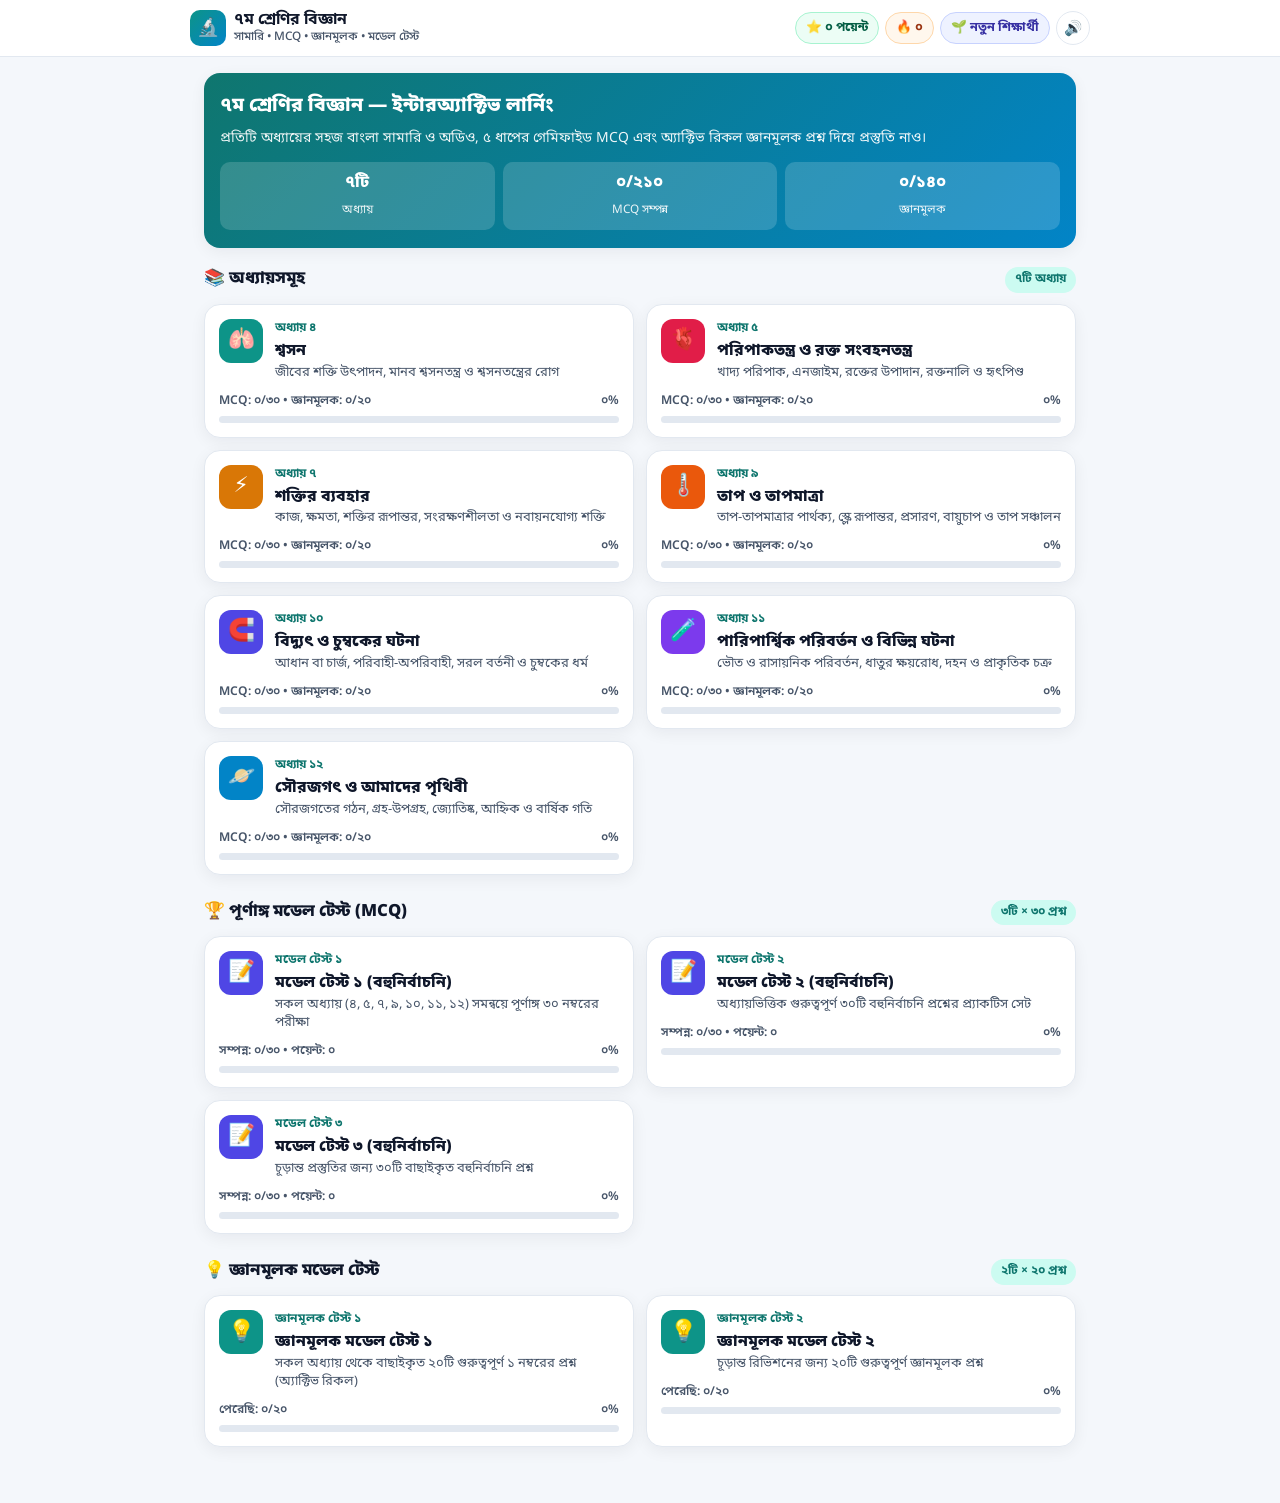
<file: subjects/science/index.html>
<!DOCTYPE html>
<html lang="bn">
<head>
  <meta charset="UTF-8" />
  <meta name="viewport" content="width=device-width, initial-scale=1.0, maximum-scale=5.0" />
  <title>৭ম শ্রেণির বিজ্ঞান — ইন্টারঅ্যাক্টিভ লার্নিং ও মডেল টেস্ট</title>
  <link rel="preconnect" href="https://fonts.googleapis.com" />
  <link rel="preconnect" href="https://fonts.gstatic.com" crossorigin />
  <link href="https://fonts.googleapis.com/css2?family=Noto+Sans+Bengali:wght@400;500;600;700;800&family=Plus+Jakarta+Sans:wght@500;600;700&display=swap" rel="stylesheet" />
  <style>
    :root {
      --bg: #f4f7fb;
      --surface: #ffffff;
      --surface-soft: #f8fafc;
      --text: #0f172a;
      --text-muted: #475569;
      --border: #e2e8f0;
      --primary: #0d9488;
      --primary-dark: #0f766e;
      --primary-light: #ccfbf1;
      --accent: #4f46e5;
      --success: #16a34a;
      --success-bg: #dcfce7;
      --danger: #dc2626;
      --danger-bg: #fee2e2;
      --warn: #d97706;
      --warn-bg: #fef3c7;
      --radius: 16px;
      --radius-sm: 10px;
      --shadow: 0 4px 16px rgba(15, 23, 42, 0.06);
      --font-bn: 'Noto Sans Bengali', 'Plus Jakarta Sans', system-ui, -apple-system, sans-serif;
    }

    * { box-sizing: border-box; margin: 0; padding: 0; }
    html { font-size: 15.5px; -webkit-tap-highlight-color: transparent; }
    body {
      font-family: var(--font-bn);
      background: var(--bg);
      color: var(--text);
      line-height: 1.65;
      min-height: 100vh;
      overflow-x: hidden;
    }

    /* Header */
    .topbar {
      position: sticky;
      top: 0;
      z-index: 50;
      background: rgba(255, 255, 255, 0.94);
      backdrop-filter: blur(10px);
      border-bottom: 1px solid var(--border);
      padding: 10px 14px;
    }
    .topbar-inner {
      max-width: 900px;
      margin: 0 auto;
      display: flex;
      align-items: center;
      justify-content: space-between;
      gap: 8px;
      flex-wrap: wrap;
    }
    .brand {
      display: flex;
      align-items: center;
      gap: 8px;
      cursor: pointer;
      background: none;
      border: none;
      font-family: inherit;
      text-align: left;
      color: var(--text);
    }
    .brand-icon {
      width: 36px;
      height: 36px;
      border-radius: 10px;
      background: linear-gradient(135deg, #0d9488, #0284c7);
      color: #fff;
      display: grid;
      place-items: center;
      font-size: 1.15rem;
      flex-shrink: 0;
    }
    .brand-title { font-size: 1.02rem; font-weight: 700; line-height: 1.2; }
    .brand-sub { font-size: 0.76rem; color: var(--text-muted); font-weight: 500; }

    .hud {
      display: flex;
      align-items: center;
      gap: 6px;
      flex-wrap: wrap;
    }
    .hud-pill {
      display: inline-flex;
      align-items: center;
      gap: 4px;
      padding: 5px 10px;
      border-radius: 999px;
      font-size: 0.82rem;
      font-weight: 700;
      background: var(--surface-soft);
      border: 1px solid var(--border);
      color: var(--text);
    }
    .hud-pill.xp { background: #ecfdf5; border-color: #a7f3d0; color: #065f46; }
    .hud-pill.streak { background: #fff7ed; border-color: #fed7aa; color: #9a3412; }
    .hud-pill.rank { background: #eef2ff; border-color: #c7d2fe; color: #3730a3; }
    .icon-btn {
      width: 34px;
      height: 34px;
      border-radius: 999px;
      border: 1px solid var(--border);
      background: var(--surface);
      display: grid;
      place-items: center;
      cursor: pointer;
      font-size: 0.95rem;
    }

    /* Container */
    .container {
      max-width: 900px;
      margin: 0 auto;
      padding: 16px 14px 56px;
    }

    /* Hero Banner */
    .hero {
      background: linear-gradient(135deg, #0f766e 0%, #0284c7 100%);
      color: #fff;
      border-radius: var(--radius);
      padding: 18px 16px;
      margin-bottom: 18px;
      box-shadow: var(--shadow);
    }
    .hero h1 { font-size: 1.25rem; font-weight: 800; margin-bottom: 4px; }
    .hero p { font-size: 0.9rem; opacity: 0.93; margin-bottom: 12px; }
    .hero-stats {
      display: grid;
      grid-template-columns: repeat(3, 1fr);
      gap: 8px;
    }
    .hero-stat {
      background: rgba(255, 255, 255, 0.16);
      border-radius: 10px;
      padding: 8px 10px;
      text-align: center;
    }
    .hero-stat strong { display: block; font-size: 1.05rem; font-weight: 800; }
    .hero-stat span { font-size: 0.76rem; opacity: 0.9; }

    /* Section Headings */
    .sec-head {
      display: flex;
      align-items: center;
      justify-content: space-between;
      margin: 18px 0 10px;
      gap: 8px;
    }
    .sec-head h2 { font-size: 1.08rem; font-weight: 800; color: var(--text); }
    .sec-badge {
      font-size: 0.78rem;
      font-weight: 700;
      padding: 3px 10px;
      border-radius: 999px;
      background: var(--primary-light);
      color: var(--primary-dark);
    }

    /* Cards Grid */
    .grid {
      display: grid;
      grid-template-columns: 1fr;
      gap: 12px;
    }
    @media (min-width: 640px) {
      .grid { grid-template-columns: repeat(2, 1fr); }
    }

    .card {
      background: var(--surface);
      border: 1px solid var(--border);
      border-radius: var(--radius);
      padding: 14px;
      box-shadow: var(--shadow);
      transition: transform 0.15s ease, box-shadow 0.15s ease;
      cursor: pointer;
      display: flex;
      flex-direction: column;
      gap: 10px;
    }
    .card:active { transform: scale(0.99); }
    .card:hover { border-color: #94a3b8; }

    .card-top {
      display: flex;
      align-items: flex-start;
      gap: 12px;
    }
    .ch-icon {
      width: 44px;
      height: 44px;
      border-radius: 12px;
      display: grid;
      place-items: center;
      font-size: 1.4rem;
      flex-shrink: 0;
      color: #fff;
    }
    .ch-num {
      font-size: 0.78rem;
      font-weight: 700;
      color: var(--primary-dark);
      margin-bottom: 2px;
    }
    .ch-title { font-size: 1.02rem; font-weight: 800; line-height: 1.3; }
    .ch-sub { font-size: 0.84rem; color: var(--text-muted); line-height: 1.4; margin-top: 2px; }

    .progress-wrap {
      display: flex;
      flex-direction: column;
      gap: 4px;
    }
    .progress-meta {
      display: flex;
      justify-content: space-between;
      font-size: 0.78rem;
      color: var(--text-muted);
      font-weight: 600;
    }
    .progress-bar {
      height: 7px;
      background: #e2e8f0;
      border-radius: 999px;
      overflow: hidden;
    }
    .progress-fill {
      height: 100%;
      background: linear-gradient(90deg, #0d9488, #0284c7);
      border-radius: 999px;
      transition: width 0.3s ease;
    }

    /* Buttons */
    .btn {
      display: inline-flex;
      align-items: center;
      justify-content: center;
      gap: 6px;
      min-height: 42px;
      padding: 8px 14px;
      border-radius: var(--radius-sm);
      border: 1px solid var(--border);
      background: var(--surface);
      color: var(--text);
      font-family: inherit;
      font-size: 0.88rem;
      font-weight: 700;
      cursor: pointer;
      transition: all 0.15s ease;
    }
    .btn:active { transform: scale(0.98); }
    .btn-primary { background: var(--primary); color: #fff; border-color: var(--primary); }
    .btn-primary:hover { background: var(--primary-dark); }
    .btn-danger { background: var(--danger-bg); color: var(--danger); border-color: #fecaca; }
    .btn-success { background: var(--success-bg); color: var(--success); border-color: #bbf7d0; }
    .btn-sm { min-height: 36px; padding: 5px 11px; font-size: 0.82rem; }

    /* Chapter Header & Tabs */
    .back-row {
      display: flex;
      align-items: center;
      justify-content: space-between;
      gap: 8px;
      margin-bottom: 12px;
    }
    .chapter-banner {
      background: var(--surface);
      border: 1px solid var(--border);
      border-radius: var(--radius);
      padding: 14px;
      margin-bottom: 14px;
      box-shadow: var(--shadow);
      display: flex;
      align-items: center;
      gap: 12px;
    }
    .tabs {
      display: grid;
      grid-template-columns: repeat(3, 1fr);
      gap: 6px;
      background: #e2e8f0;
      padding: 5px;
      border-radius: 14px;
      margin-bottom: 16px;
    }
    .tab-btn {
      border: none;
      background: transparent;
      padding: 9px 6px;
      border-radius: 10px;
      font-family: inherit;
      font-size: 0.88rem;
      font-weight: 700;
      color: var(--text-muted);
      cursor: pointer;
      min-height: 42px;
      transition: all 0.15s ease;
    }
    .tab-btn.active {
      background: var(--surface);
      color: var(--primary-dark);
      box-shadow: 0 2px 6px rgba(15, 23, 42, 0.08);
    }

    /* Audio Control Bar */
    .audio-bar {
      background: #f0fdfa;
      border: 1px solid #99f6e4;
      border-radius: var(--radius-sm);
      padding: 10px 12px;
      margin-bottom: 14px;
      display: flex;
      align-items: center;
      justify-content: space-between;
      gap: 8px;
      flex-wrap: wrap;
    }
    .speed-group { display: flex; align-items: center; gap: 4px; }
    .speed-pill {
      padding: 4px 9px;
      border-radius: 999px;
      border: 1px solid #99f6e4;
      background: #fff;
      font-family: inherit;
      font-size: 0.78rem;
      font-weight: 700;
      cursor: pointer;
      color: var(--primary-dark);
    }
    .speed-pill.active { background: var(--primary); color: #fff; border-color: var(--primary); }

    /* Summary Cards */
    .summary-card {
      background: var(--surface);
      border: 1px solid var(--border);
      border-radius: var(--radius);
      padding: 14px;
      margin-bottom: 12px;
      box-shadow: var(--shadow);
    }
    .summary-head {
      display: flex;
      align-items: flex-start;
      justify-content: space-between;
      gap: 10px;
      margin-bottom: 10px;
    }
    .summary-title { font-size: 1rem; font-weight: 800; color: var(--primary-dark); }
    .audio-btn {
      display: inline-flex;
      align-items: center;
      gap: 5px;
      padding: 6px 12px;
      border-radius: 999px;
      border: 1px solid #0d9488;
      background: #f0fdfa;
      color: #0f766e;
      font-family: inherit;
      font-size: 0.8rem;
      font-weight: 700;
      cursor: pointer;
      flex-shrink: 0;
      min-height: 36px;
    }
    .audio-btn.playing {
      background: #dc2626;
      border-color: #dc2626;
      color: #fff;
    }
    .summary-list {
      padding-left: 18px;
      display: flex;
      flex-direction: column;
      gap: 7px;
      font-size: 0.94rem;
      color: var(--text);
    }

    /* Stage Selector & Quiz Controls */
    .stage-bar {
      display: flex;
      align-items: center;
      justify-content: space-between;
      gap: 8px;
      flex-wrap: wrap;
      margin-bottom: 14px;
    }
    .stage-pills {
      display: flex;
      gap: 6px;
      flex-wrap: wrap;
    }
    .stage-pill {
      min-height: 38px;
      padding: 6px 12px;
      border-radius: 999px;
      border: 1px solid var(--border);
      background: var(--surface);
      font-family: inherit;
      font-size: 0.82rem;
      font-weight: 700;
      cursor: pointer;
      color: var(--text-muted);
    }
    .stage-pill.active {
      background: var(--primary);
      color: #fff;
      border-color: var(--primary);
    }
    .stage-pill.done {
      border-color: var(--success);
      color: var(--success);
      background: #f0fdf4;
    }
    .stage-pill.active.done {
      background: var(--success);
      color: #fff;
    }

    /* Question Cards */
    .q-card {
      background: var(--surface);
      border: 1px solid var(--border);
      border-radius: var(--radius);
      padding: 14px;
      margin-bottom: 12px;
      box-shadow: var(--shadow);
    }
    .q-meta {
      display: flex;
      align-items: center;
      justify-content: space-between;
      gap: 8px;
      margin-bottom: 8px;
      font-size: 0.78rem;
      font-weight: 700;
      color: var(--text-muted);
    }
    .q-delta {
      padding: 2px 8px;
      border-radius: 999px;
      font-size: 0.76rem;
      font-weight: 800;
    }
    .q-delta.pos { background: var(--success-bg); color: var(--success); }
    .q-delta.neg { background: var(--danger-bg); color: var(--danger); }

    .q-text {
      font-size: 0.98rem;
      font-weight: 700;
      margin-bottom: 12px;
      color: var(--text);
    }
    .opts {
      display: flex;
      flex-direction: column;
      gap: 8px;
    }
    .opt-btn {
      width: 100%;
      text-align: left;
      padding: 10px 12px;
      min-height: 44px;
      border-radius: var(--radius-sm);
      border: 1px solid var(--border);
      background: var(--surface-soft);
      font-family: inherit;
      font-size: 0.92rem;
      font-weight: 600;
      color: var(--text);
      cursor: pointer;
      display: flex;
      align-items: center;
      gap: 10px;
      transition: all 0.15s ease;
    }
    .opt-btn:hover:not(:disabled) { border-color: var(--primary); background: #f0fdfa; }
    .opt-btn.correct {
      background: var(--success-bg);
      border-color: var(--success);
      color: #14532d;
    }
    .opt-btn.wrong {
      background: var(--danger-bg);
      border-color: var(--danger);
      color: #7f1d1d;
    }
    .opt-tag {
      width: 26px;
      height: 26px;
      border-radius: 999px;
      background: #e2e8f0;
      display: grid;
      place-items: center;
      font-size: 0.8rem;
      font-weight: 800;
      flex-shrink: 0;
    }
    .opt-btn.correct .opt-tag { background: var(--success); color: #fff; }
    .opt-btn.wrong .opt-tag { background: var(--danger); color: #fff; }

    .exp-box {
      margin-top: 10px;
      padding: 10px 12px;
      border-radius: var(--radius-sm);
      background: #f0fdf4;
      border: 1px solid #bbf7d0;
      font-size: 0.86rem;
      color: #166534;
    }

    /* Gyanmulok Active Recall */
    .recall-box {
      background: #f8fafc;
      border: 1px dashed #cbd5e1;
      border-radius: var(--radius-sm);
      padding: 12px;
      margin-top: 8px;
    }
    .recall-ans {
      font-size: 0.94rem;
      color: #0f172a;
      margin-bottom: 10px;
      line-height: 1.6;
    }
    .recall-actions {
      display: flex;
      align-items: center;
      gap: 8px;
      flex-wrap: wrap;
    }

    /* Score Summary Banner */
    .score-banner {
      background: linear-gradient(135deg, #eef2ff, #ecfeff);
      border: 1px solid #c7d2fe;
      border-radius: var(--radius);
      padding: 14px;
      margin-bottom: 14px;
      display: flex;
      align-items: center;
      justify-content: space-between;
      gap: 10px;
      flex-wrap: wrap;
    }

    /* Toast & Modal */
    .toast {
      position: fixed;
      bottom: 20px;
      left: 50%;
      transform: translateX(-50%) translateY(20px);
      background: #0f172a;
      color: #fff;
      padding: 10px 16px;
      border-radius: 999px;
      font-size: 0.86rem;
      font-weight: 700;
      opacity: 0;
      pointer-events: none;
      transition: all 0.25s ease;
      z-index: 100;
      box-shadow: 0 8px 24px rgba(0,0,0,0.2);
    }
    .toast.show { opacity: 1; transform: translateX(-50%) translateY(0); }

    .modal-backdrop {
      position: fixed;
      inset: 0;
      background: rgba(15, 23, 42, 0.5);
      display: none;
      place-items: center;
      padding: 16px;
      z-index: 90;
    }
    .modal-backdrop.open { display: grid; }
    .modal {
      background: var(--surface);
      border-radius: var(--radius);
      padding: 18px;
      max-width: 380px;
      width: 100%;
      box-shadow: 0 20px 40px rgba(0,0,0,0.2);
    }
    .modal h3 { font-size: 1.05rem; font-weight: 800; margin-bottom: 6px; }
    .modal p { font-size: 0.9rem; color: var(--text-muted); margin-bottom: 14px; }
    .modal-actions { display: flex; justify-content: flex-end; gap: 8px; }
  </style>
</head>
<body>
  <header class="topbar">
    <div class="topbar-inner">
      <button class="brand" id="homeBtn" type="button">
        <div class="brand-icon">🔬</div>
        <div>
          <div class="brand-title">৭ম শ্রেণির বিজ্ঞান</div>
          <div class="brand-sub">সামারি • MCQ • জ্ঞানমূলক • মডেল টেস্ট</div>
        </div>
      </button>
      <div class="hud">
        <span class="hud-pill xp" id="hudXp">⭐ ০ পয়েন্ট</span>
        <span class="hud-pill streak" id="hudStreak">🔥 ০</span>
        <span class="hud-pill rank" id="hudRank">নতুন শিক্ষার্থী</span>
        <button class="icon-btn" id="soundToggleBtn" type="button" title="সাউন্ড চালু/বন্ধ">🔊</button>
      </div>
    </div>
  </header>

  <main class="container" id="appRoot"></main>

  <div class="toast" id="toastEl"></div>

  <div class="modal-backdrop" id="confirmModal">
    <div class="modal">
      <h3 id="modalTitle">রিসেট করবেন?</h3>
      <p id="modalDesc">এই অংশের উত্তর ও স্কোর মুছে আবার নতুন করে শুরু করা হবে।</p>
      <div class="modal-actions">
        <button class="btn btn-sm" id="modalCancel" type="button">বাতিল</button>
        <button class="btn btn-sm btn-danger" id="modalConfirm" type="button">হ্যাঁ, রিসেট করুন</button>
      </div>
    </div>
  </div>

  <script>
    const APP_DATA = {"chapters": [{"id": "ch4", "number": "অধ্যায় ৪", "title": "শ্বসন", "subtitle": "জীবের শক্তি উৎপাদন, মানব শ্বসনতন্ত্র ও শ্বসনতন্ত্রের রোগ", "icon": "🫁", "color": "#0d9488", "summaries": [{"title": "১. শ্বসন ও জীবজগতে শ্বসন প্রক্রিয়া", "points": ["যে জৈব রাসায়নিক প্রক্রিয়ায় জীবকোষস্থ সঞ্চিত খাদ্যবস্তু অক্সিজেনের উপস্থিতি বা অনুপস্থিতিতে জারিত হয়ে খাদ্যস্থ রাসায়নিক শক্তিকে গতিশক্তি ও তাপশক্তিতে রূপান্তরিত ও মুক্ত করে এবং কার্বন ডাইঅক্সাইড ও পানি উৎপন্ন হয়, তাকে শ্বসন বলে।", "শ্বসন এক প্রকার দহন ও অন্তঃকোষীয় বিপাকীয় প্রক্রিয়া। উদ্ভিদ ও প্রাণীর প্রতিটি সজীব কোষে দিন-রাত্রি সব সময় শ্বসন ঘটে।", "সবাত শ্বসন: অক্সিজেনের উপস্থিতিতে যে শ্বসন হয় (সকল উন্নত উদ্ভিদ ও প্রাণীতে ঘটে)। অবাত শ্বসন: অক্সিজেনের অনুপস্থিতিতে যে শ্বসন হয় (ব্যাকটেরিয়া জাতীয় আদিকোষী জীবে ঘটে)।", "উদ্ভিদের কোনো নির্দিষ্ট শ্বসন অঙ্গ নেই। পাতার পত্ররন্ধ্র (স্টোমাটা), কাণ্ডের লেন্টিসেল ও অন্তঃকোষীয় স্থানের মাধ্যমে বায়ু প্রবেশ করে। পানিতে নিমজ্জিত উদ্ভিদ সমগ্র দেহতলের সাহায্যে অক্সিজেন শোষণ করে।", "নিম্নশ্রেণির প্রাণীতে ত্বক ও ট্রাকিয়ার মাধ্যমে শ্বসন হয়। মাছ ও ব্যাঙাচি ফুলকার সাহায্যে এবং স্থলজ মেরুদণ্ডী প্রাণীরা ফুসফুসের সাহায্যে শ্বাসকার্য চালায়।", "অঙ্কুরিত ছোলা বীজ নিয়ে থার্মোফ্লাক্সের পরীক্ষায় প্রমাণিত হয় যে শ্বসনকালে তাপশক্তি উৎপন্ন হয় (সিদ্ধ বীজে তাপ বাড়ে না)।"]}, {"title": "২. মানব শ্বসনতন্ত্রের প্রধান অঙ্গসমূহ", "points": ["মানব শ্বসনতন্ত্র ৭টি প্রধান অংশ নিয়ে গঠিত: ১. নাসারন্ধ্র ও নাসাপথ, ২. নাসা গলবিল, ৩. স্বরযন্ত্র, ৪. শ্বাসনালি বা ট্রাকিয়া, ৫. ক্লোম শাখা বা ব্রঙ্কাস, ৬. ফুসফুস এবং ৭. মধ্যচ্ছদা।", "নাসাপথের সম্মুখভাগ লোম ও পশ্চাৎ দিক ঝিল্লি দ্বারা আবৃত থাকে, যা ধূলিকণা ও রোগজীবাণু আটকে দেয়।", "গলবিল ও শ্বাসনালির সংযোগস্থলে স্বরযন্ত্র অবস্থিত। এখানে স্বর সৃষ্টিকারী স্বররজ্জু বা ভোকাল কর্ড থাকে।", "শ্বাসনালি ফুসফুসের কাছে এসে ডান ও বাম দুটি ক্লোম শাখা বা ব্রঙ্কাসে বিভক্ত হয়। ফুসফুসের ভেতরে এগুলো অসংখ্য ব্রঙ্কিওলে বিভক্ত হয়ে বায়ুথলি বা অ্যালভিওলাসে প্রবেশ করে।", "ফুসফুস দুই ভাঁজবিশিষ্ট 'প্লুরা' নামক পর্দা দ্বারা আবৃত। ডান পাশের ফুসফুসটি বাম পাশের ফুসফুসের চেয়ে সামান্য বড়।", "মধ্যচ্ছদা (Diaphragm): যে মাংসপেশি বক্ষগহ্বর ও উদরগহ্বরকে পৃথক করে রাখে। এটি দেখতে প্রসারিত ছাতার মতো এবং প্রশ্বাস-নিঃশ্বাস নিয়ন্ত্রণ করে।"]}, {"title": "৩. শ্বসন পদ্ধতি: বহিঃশ্বসন ও অন্তঃশ্বসন", "points": ["শ্বসন প্রক্রিয়াকে দুই ভাগে ভাগ করা হয়: ১. বহিঃশ্বসন ও ২. অন্তঃশ্বসন।", "বহিঃশ্বসন: ফুসফুসের বায়ুথলি (অ্যালভিওলাস) ও রক্তের কৈশিকনালির মধ্যে অক্সিজেন ও কার্বন ডাইঅক্সাইডের বিনিময়কে বহিঃশ্বসন বলে। এর দুটি পর্যায়: প্রশ্বাস (শ্বাস গ্রহণ) ও নিঃশ্বাস (শ্বাস ত্যাগ)।", "প্রশ্বাসের সময় মধ্যচ্ছদা ও বক্ষপিঞ্জরাস্থির মাঝের পেশি সংকুচিত হয় এবং মধ্যচ্ছদা নিচের দিকে নামে; নিঃশ্বাসের সময় পেশিগুলো শিথিল ও প্রসারিত হয়।", "অন্তঃশ্বসন: কোষের মাইটোকন্ড্রিয়ার ভেতরে এনজাইমের নিয়ন্ত্রণে খাদ্যের সাথে অক্সিজেনের রাসায়নিক বিক্রিয়ায় গতিশক্তি, তাপশক্তি ও কার্বন ডাইঅক্সাইড উৎপন্ন হয়।", "বায়ু প্রবাহের সঠিক পথ: নাসারন্ধ্র → নাসাপথ → নাসা গলবিল → ট্রাকিয়া → ব্রঙ্কাস → ব্রঙ্কিওল → অ্যালভিওলি বা বায়ুথলি।", "পত্ররন্ধ্রের রক্ষীকোষে ক্লোরোফিল থাকায় দিনের বেলায় সালোকসংশ্লেষণ ঘটে এবং পত্ররন্ধ্র খুলে যায়।"]}, {"title": "৪. শ্বসনতন্ত্রের সাধারণ রোগ ও প্রতিকার", "points": ["যক্ষ্মা: ব্যাকটেরিয়ার আক্রমণে হয়। লক্ষণ: ওজন কমা, খুসখুসে কাশি ও কফের সাথে রক্ত, বিকালে অল্প জ্বর ও রাতে ঘাম। প্রতিরোধে শিশুকে জন্মের পর বি.সি.জি. (BCG) টিকা দিতে হয়।", "নিউমোনিয়া: ব্যাকটেরিয়ার আক্রমণে ফুসফুসে হয়। অত্যধিক ঠান্ডা লাগা, হাম বা ব্রংকাইটিসের পর হতে পারে। লক্ষণ: কাশি, শ্বাসকষ্ট, নাকের ছিদ্র বড় হওয়া, বেশি জ্বর ও বুকে ব্যথা।", "ব্রংকাইটিস: শ্বাসনালির সংক্রমণ, যা এক ধরনের ভাইরাস থেকে হয়। অস্বাস্থ্যকর পরিবেশ, ধুলাবালি, ঠান্ডা ও ধূমপান থেকে হয়। লক্ষণ: কাশি, কফ, শ্বাসকষ্ট ও জ্বর।", "হাঁপানি বা অ্যাজমা: এটি জীবাণুবাহিত বা সংক্রামক রোগ নয়। ধুলাবালি, ফুলের রেণু বা বিশেষ খাবারে অ্যালার্জি থেকে হতে পারে। জ্বর থাকে না, হঠাৎ শ্বাসকষ্ট বেড়ে যায়। শ্বাসকষ্ট লাঘবে ইনহেলার সাথে রাখা জরুরি।"]}], "mcqs": [{"q": "শ্বসনের মুখ্য উদ্দেশ্য কী?", "opts": ["খাদ্য তৈরি করা", "স্থৈতিক শক্তিকে গতি ও তাপশক্তিতে রূপান্তর", "রক্ত সঞ্চালন করা", "পানি শোষণ করা"], "ans": 1, "exp": "শ্বসনের মাধ্যমে খাদ্যস্থ রাসায়নিক/স্থৈতিক শক্তি গতিশক্তি ও তাপশক্তিতে রূপান্তরিত হয়।"}, {"q": "উদ্ভিদ ও প্রাণীর প্রতিটি সজীব কোষে শ্বসন ঘটে কখন?", "opts": ["শুধু দিনে", "শুধু রাতে", "দিন-রাত্রি সব সময়", "শুধু বর্ষাকালে"], "ans": 2, "exp": "শ্বসন প্রক্রিয়া দিন-রাত্রি ২৪ ঘণ্টাই চলতে থাকে।"}, {"q": "অক্সিজেনের অনুপস্থিতিতে যে শ্বসন হয় তাকে কী বলে?", "opts": ["সবাত শ্বসন", "অবাত শ্বসন", "বহিঃশ্বসন", "প্রশ্বাস"], "ans": 1, "exp": "অক্সিজেনের অনুপস্থিতিতে ব্যাকটেরিয়ার মতো আদিকোষী জীবে অবাত শ্বসন ঘটে।"}, {"q": "কোন জীবদেহে অবাত শ্বসন ঘটে?", "opts": ["আম গাছ", "মানুষ", "ব্যাকটেরিয়া", "মাছ"], "ans": 2, "exp": "ব্যাকটেরিয়া জাতীয় আদিকোষী জীবদেহে অবাত শ্বসন ঘটে।"}, {"q": "নিচের কোনটি উদ্ভিদের শ্বসন অঙ্গ নয়?", "opts": ["পত্ররন্ধ্র", "লেন্টিসেল", "ত্বক", "অন্তঃকোষীয় স্থান"], "ans": 2, "exp": "ত্বক নিম্নশ্রেণির প্রাণীর শ্বসন অঙ্গ; উদ্ভিদে পত্ররন্ধ্র ও লেন্টিসেল থাকে।"}, {"q": "পানিতে নিমজ্জিত উদ্ভিদ কিসের সাহায্যে অক্সিজেন শোষণ করে?", "opts": ["ফুলকা", "সমগ্র দেহতল", "ট্রাকিয়া", "ফুসফুস"], "ans": 1, "exp": "পানিতে নিমজ্জিত উদ্ভিদ সমগ্র দেহতলের সাহায্যে অক্সিজেন শোষণ করে।"}, {"q": "মাছ ও ব্যাঙাচি কিসের সাহায্যে শ্বাসকার্য চালায়?", "opts": ["ফুসফুস", "ফুলকা", "ত্বক", "পত্ররন্ধ্র"], "ans": 1, "exp": "মাছ ও ব্যাঙাচি ফুলকার সাহায্যে পানিতে দ্রবীভূত অক্সিজেন গ্রহণ করে।"}, {"q": "নিম্নশ্রেণির প্রাণীতে শ্বসন হয় প্রধানত কিসের মাধ্যমে?", "opts": ["ত্বক ও ট্রাকিয়া", "ফুসফুস ও ফুলকা", "লেন্টিসেল", "স্বরযন্ত্র"], "ans": 0, "exp": "নিম্নশ্রেণির প্রাণীতে প্রধানত ত্বক ও ট্রাকিয়ার মাধ্যমে শ্বসন হয়।"}, {"q": "থার্মোফ্লাক্সের পরীক্ষায় অঙ্কুরিত ছোলা বীজে কী প্রমাণিত হয়?", "opts": ["অক্সিজেন তৈরি হয়", "শ্বসনে তাপ উৎপন্ন হয়", "শর্করা তৈরি হয়", "পানি শোষিত হয়"], "ans": 1, "exp": "জীবন্ত অঙ্কুরিত বীজে শ্বসন চলায় তাপ উৎপন্ন হয়ে থার্মোমিটারের পারদ ওপরে ওঠে।"}, {"q": "নাসাপথের সম্মুখভাগে লোম ও পশ্চাৎ দিকে ঝিল্লি থাকার কাজ কী?", "opts": ["স্বর সৃষ্টি করা", "ধূলিকণা ও রোগজীবাণু আটকানো", "খাদ্য গলাধঃকরণ", "রক্ত পাম্প করা"], "ans": 1, "exp": "প্রশ্বাস বায়ুর ধূলিকণা ও জীবাণু নাকের লোম ও ঝিল্লিতে আটকে যায়।"}, {"q": "মানব শ্বসনতন্ত্রের কোথায় ভোকাল কর্ড বা স্বররজ্জু থাকে?", "opts": ["নাসা গলবিল", "স্বরযন্ত্র", "ব্রঙ্কাস", "মধ্যচ্ছদা"], "ans": 1, "exp": "গলবিল ও শ্বাসনালির সংযোগস্থলে অবস্থিত স্বরযন্ত্রে ভোকাল কর্ড থাকে।"}, {"q": "ফুসফুস কোন পর্দা দ্বারা আবৃত থাকে?", "opts": ["পেরিকার্ডিয়াম", "প্লুরা", "ভিলাই", "ঝিল্লি"], "ans": 1, "exp": "ফুসফুস দুই ভাঁজবিশিষ্ট 'প্লুরা' নামক পর্দা দ্বারা আবৃত থাকে।"}, {"q": "মানবদেহের কোন ফুসফুসটি সামান্য বড়?", "opts": ["বাম ফুসফুস", "ডান ফুসফুস", "উভয়ই সমান", "কোনোটিই নয়"], "ans": 1, "exp": "ডান পাশের ফুসফুসটি বাম পাশের ফুসফুসের চেয়ে সামান্য বড়।"}, {"q": "ক্লোম শাখা বা ব্রঙ্কাস ফুসফুসে প্রবেশ করে কিসে বিভক্ত হয়?", "opts": ["ট্রাকিয়া", "ব্রঙ্কিওল", "গলবিল", "নাসাপথ"], "ans": 1, "exp": "ব্রঙ্কাস ফুসফুসে প্রবেশ করে অসংখ্য সূক্ষ্ম ব্রঙ্কিওলে বিভক্ত হয়।"}, {"q": "সূক্ষ্ম ব্রঙ্কিওলগুলো কোথায় প্রবেশ করে?", "opts": ["স্বরযন্ত্রে", "বায়ুথলি বা অ্যালভিওলাসে", "হৃৎপিণ্ডে", "পাকস্থলিতে"], "ans": 1, "exp": "ব্রঙ্কিওলগুলো বায়ুথলি বা অ্যালভিওলাসে প্রবেশ করে যেখানে গ্যাসীয় বিনিময় হয়।"}, {"q": "বক্ষগহ্বর ও উদরগহ্বরকে পৃথক করে রাখে কোনটি?", "opts": ["প্লুরা", "মধ্যচ্ছদা", "ব্রঙ্কাস", "অন্ননালি"], "ans": 1, "exp": "মধ্যচ্ছদা বা ডায়াফ্রাম বক্ষগহ্বর ও উদরগহ্বরকে পৃথক রাখে।"}, {"q": "মধ্যচ্ছদা দেখতে কেমন?", "opts": ["থলির মতো", "প্রসারিত ছাতার মতো", "নলের মতো", "বৃত্তের মতো"], "ans": 1, "exp": "মধ্যচ্ছদা দেখতে অনেকটা প্রসারিত ছাতার মতো।"}, {"q": "ফুসফুস ও রক্তজালিকার মধ্যে গ্যাসীয় আদান-প্রদানকে কী বলে?", "opts": ["অন্তঃশ্বসন", "বহিঃশ্বসন", "সালোকসংশ্লেষণ", "পরিবহন"], "ans": 1, "exp": "ফুসফুসের বায়ুথলি ও কৈশিকনালির মধ্যে O2 ও CO2 বিনিময়কে বহিঃশ্বসন বলে।"}, {"q": "প্রশ্বাসের সময় মধ্যচ্ছদা কোন দিকে নামে?", "opts": ["উপরের দিকে ওঠে", "নিচের দিকে নামে", "স্থির থাকে", "বেঁকে যায়"], "ans": 1, "exp": "প্রশ্বাসের সময় মধ্যচ্ছদা সংকুচিত হয়ে নিচের দিকে নামে এবং বক্ষগহ্বরের আয়তন বাড়ে।"}, {"q": "কোষের কোন অঙ্গাণুতে অন্তঃশ্বসন ঘটে?", "opts": ["নিউক্লিয়াস", "মাইটোকন্ড্রিয়া", "প্লাস্টিড", "গলগি বডি"], "ans": 1, "exp": "কোষের মাইটোকন্ড্রিয়ার ভেতরে এনজাইমের নিয়ন্ত্রণে অন্তঃশ্বসন ঘটে।"}, {"q": "পত্ররন্ধ্রের রক্ষীকোষের কোন উপাদানের কারণে দিনে সালোকসংশ্লেষণ ঘটে?", "opts": ["হিমোগ্লোবিন", "ক্লোরোফিল", "আয়রণ", "লাইপেজ"], "ans": 1, "exp": "রক্ষীকোষে ক্লোরোফিল থাকায় দিনে সালোকসংশ্লেষণ ঘটে এবং পত্ররন্ধ্র খুলে যায়।"}, {"q": "লসিকা কী ধরনের পদার্থ?", "opts": ["অম্লীয়", "ঈষৎ মৃদু ক্ষারীয়", "নিরপেক্ষ", "কঠিন"], "ans": 1, "exp": "লসিকা হলো এক রকম স্বচ্ছ, ঈষৎ মৃদু ক্ষারীয় পদার্থ (রূপান্তরিত কলারস)।"}, {"q": "যক্ষ্মা রোগের কারণ কী?", "opts": ["ভাইরাস", "ব্যাকটেরিয়া", "ছত্রাক", "অ্যালার্জি"], "ans": 1, "exp": "এক ধরনের ব্যাকটেরিয়ার আক্রমণে যক্ষ্মা রোগ হয়।"}, {"q": "যক্ষ্মা রোগ প্রতিরোধের জন্য শিশুকে কোন টিকা দেওয়া হয়?", "opts": ["পোলিও", "বি.সি.জি. (BCG)", "ডিপিটি", "হেপাটাইটিস"], "ans": 1, "exp": "জন্মের পর এক বছরের মধ্যে শিশুকে বি.সি.জি. টিকা দিলে যক্ষ্মা প্রতিরোধ হয়।"}, {"q": "বিকালের দিকে অল্প জ্বর ও রাতে শরীরে ঘাম হওয়া কোন রোগের লক্ষণ?", "opts": ["নিউমোনিয়া", "যক্ষ্মা", "হাঁপানি", "ব্রংকাইটিস"], "ans": 1, "exp": "ওজন কমা, খুসখুসে কাশি, বিকালে অল্প জ্বর ও রাতে ঘাম যক্ষ্মার প্রধান লক্ষণ।"}, {"q": "নিউমোনিয়া শরীরের কোন অঙ্গের রোগ?", "opts": ["হৃৎপিণ্ড", "ফুসফুস", "পাকস্থলি", "যকৃৎ"], "ans": 1, "exp": "নিউমোনিয়া ফুসফুসের একটি মারাত্মক ব্যাকটেরিয়াজনিত রোগ।"}, {"q": "শ্বাস নেওয়ার সময় নাকের ছিদ্র বড় হয়ে যাওয়া কোন রোগের লক্ষণ?", "opts": ["যক্ষ্মা", "নিউমোনিয়া", "গ্যাস্ট্রিক", "আমাশয়"], "ans": 1, "exp": "শিশুদের নিউমোনিয়া হলে শ্বাসকষ্টের কারণে শ্বাস নেওয়ার সময় নাকের ছিদ্র বড় হয়।"}, {"q": "শ্বাসনালির সংক্রমণকে কী বলে?", "opts": ["নিউমোনিয়া", "ব্রংকাইটিস", "যক্ষ্মা", "অ্যাজমা"], "ans": 1, "exp": "ভাইরাসের কারণে শ্বাসনালির সংক্রমণকে ব্রংকাইটিস বলে।"}, {"q": "কোন রোগটি জীবাণুবাহিত বা সংক্রামক নয়?", "opts": ["যক্ষ্মা", "নিউমোনিয়া", "হাঁপানি বা অ্যাজমা", "ব্রংকাইটিস"], "ans": 2, "exp": "হাঁপানি বা অ্যাজমা ছোঁয়াচে বা জীবাণুবাহিত রোগ নয়।"}, {"q": "হাঁপানি রোগীর শ্বাসকষ্ট লাঘবে সাথে রাখা জরুরি কোনটি?", "opts": ["থার্মোমিটার", "ইনহেলার", "গ্লুকোজ", "প্যারাসিটামল"], "ans": 1, "exp": "শ্বাসকষ্ট কমাতে হাঁপানি রোগীর সাথে সবসময় ইনহেলার রাখা জরুরি।"}], "gyanmulok": [{"q": "শ্বসন কাকে বলে?", "a": "যে জৈব রাসায়নিক প্রক্রিয়ায় জীবকোষস্থ খাদ্য অক্সিজেনের উপস্থিতি বা অনুপস্থিতিতে জারিত হয়ে গতিশক্তি ও তাপশক্তিতে রূপান্তরিত হয় এবং CO2 ও পানি উৎপন্ন হয়, তাকে শ্বসন বলে।"}, {"q": "সবাত শ্বসন কী?", "a": "অক্সিজেনের উপস্থিতিতে যে শ্বসন সম্পন্ন হয়, তাকে সবাত শ্বসন বলে।"}, {"q": "অবাত শ্বসন কী?", "a": "অক্সিজেনের অনুপস্থিতিতে যে শ্বসন সম্পন্ন হয়, তাকে অবাত শ্বসন বলে (যেমন: ব্যাকটেরিয়ায়)।"}, {"q": "উদ্ভিদের কোন কোন অংশ দিয়ে শ্বসন বায়ু প্রবেশ করে?", "a": "পাতার পত্ররন্ধ্র (স্টোমাটা), কাণ্ডের লেন্টিসেল এবং অন্তঃকোষীয় স্থানের মাধ্যমে।"}, {"q": "মাছ ও ব্যাঙাচি কিসের সাহায্যে শ্বসন সম্পন্ন করে?", "a": "ফুলকার সাহায্যে।"}, {"q": "শ্বসনতন্ত্র কাকে বলে?", "a": "যে অঙ্গগুলো একত্রে প্রাণীর শ্বসনকার্য চালানোর কাজে অংশ নেয়, তাদের একত্রে শ্বসনতন্ত্র বলে।"}, {"q": "স্বরযন্ত্র কোথায় অবস্থিত?", "a": "গলবিল ও শ্বাসনালির সংযোগস্থলে স্বরযন্ত্র অবস্থিত।"}, {"q": "ক্লোম শাখা বা ব্রঙ্কাস কী?", "a": "শ্বাসনালি ফুসফুসের কাছে এসে ডান ও বাম দুটি শাখায় বিভক্ত হয়ে ফুসফুসে প্রবেশ করে, এদের ব্রঙ্কাস বলে।"}, {"q": "প্লুরা কী?", "a": "ফুসফুস যে দুই ভাঁজবিশিষ্ট পাতলা পর্দা দ্বারা আবৃত থাকে, তাকে প্লুরা বলে।"}, {"q": "অ্যালভিওলাস বা বায়ুথলি কী?", "a": "ফুসফুসের ভেতরে সূক্ষ্ম ব্রঙ্কিওলগুলো যে পাতলা কোষগঠিত বায়ুকোষে প্রবেশ করে, তাকে অ্যালভিওলাস বলে।"}, {"q": "মধ্যচ্ছদা কাকে বলে?", "a": "যে প্রসারিত ছাতার মতো মাংসপেশি বক্ষগহ্বর ও উদরগহ্বরকে পৃথক করে রাখে, তাকে মধ্যচ্ছদা বলে।"}, {"q": "বহিঃশ্বসন কাকে বলে?", "a": "যে প্রক্রিয়ায় ফুসফুসের বায়ুথলি ও কৈশিকনালির রক্তের মধ্যে অক্সিজেন ও কার্বন ডাইঅক্সাইডের আদান-প্রদান ঘটে, তাকে বহিঃশ্বসন বলে।"}, {"q": "প্রশ্বাস কী?", "a": "পরিবেশ থেকে আমরা যে অক্সিজেনযুক্ত বায়ু ফুসফুসে গ্রহণ করি, তাকে প্রশ্বাস বলে।"}, {"q": "অন্তঃশ্বসন কোথায় ঘটে?", "a": "দেহকোষের মাইটোকন্ড্রিয়ার ভেতরে অন্তঃশ্বসন ঘটে।"}, {"q": "লসিকা কী?", "a": "এক রকম স্বচ্ছ, ঈষৎ মৃদু ক্ষারীয় পদার্থ, যা রূপান্তরিত কলারস।"}, {"q": "যক্ষ্মা রোগের প্রতিষেধক টিকার নাম কী?", "a": "বি.সি.জি. (BCG) টিকা।"}, {"q": "নিউমোনিয়া রোগ কেন হয়?", "a": "এক ধরনের ব্যাকটেরিয়ার আক্রমণে (সাধারণত অত্যধিক ঠান্ডা লাগা, হাম বা ব্রংকাইটিসের পর) নিউমোনিয়া হয়।"}, {"q": "ব্রংকাইটিস কী?", "a": "ভাইরাসের সংক্রমণে শ্বাসনালিতে যে প্রদাহ বা রোগ হয়, তাকে ব্রংকাইটিস বলে।"}, {"q": "হাঁপানি কি ছোঁয়াচে রোগ?", "a": "না, হাঁপানি বা অ্যাজমা ছোঁয়াচে বা জীবাণুবাহিত রোগ নয়।"}, {"q": "হাঁপানি রোগের দুটি প্রধান কারণ লেখো।", "a": "বাতাসে উপস্থিত ধুলাবালি, ফুলের রেণু বা বিশেষ কোনো খাবারের সংস্পর্শে আসা।"}]}, {"id": "ch5", "number": "অধ্যায় ৫", "title": "পরিপাকতন্ত্র ও রক্ত সংবহনতন্ত্র", "subtitle": "খাদ্য পরিপাক, এনজাইম, রক্তের উপাদান, রক্তনালি ও হৃৎপিণ্ড", "icon": "🫀", "color": "#e11d48", "summaries": [{"title": "১. পরিপাক, লালা ও এনজাইমের ভূমিকা", "points": ["যে প্রক্রিয়ায় জটিল, অদ্রবণীয় খাদ্যবস্তু নির্দিষ্ট এনজাইমের সহায়তায় দেহের গ্রহণ উপযোগী সরল, দ্রবণীয় ও তরল খাদ্য উপাদানে পরিণত হয়, তাকে পরিপাক বলে।", "মুখগহ্বর থেকেই খাদ্যের পরিপাক শুরু হয়। মুখের পেছনে তিন জোড়া লালাগ্রন্থি থাকে। লালায় অবস্থিত এনজাইমের নাম 'টায়ালিন', যা শ্বেতসারকে ভেঙে শর্করায় (মলটোজ) পরিণত করে।", "এনজাইম হলো এমন জৈব অনুঘটক যা রাসায়নিক বিক্রিয়ায় সাহায্য করে কিন্তু বিক্রিয়া শেষে নিজে অপরিবর্তিত থাকে। যেমন: অ্যামাইলেজ শর্করা, ট্রিপসিন আমিষ এবং লাইপেজ স্নেহ জাতীয় খাদ্য হজম করে।", "অন্ননালির পেশির ক্রমসংকোচন ও প্রসারণকে 'পেরিস্টালসিস' বলে, যার মাধ্যমে খাদ্যবস্তু পাকস্থলিতে পৌঁছায়।"]}, {"title": "২. পৌষ্টিকনালি ও পরিপাকগ্রন্থি", "points": ["পৌষ্টিকনালি মুখছিদ্র থেকে মলদ্বার পর্যন্ত বিস্তৃত: মুখছিদ্র → মুখগহ্বর → গলবিল → অন্ননালি → পাকস্থলি → ক্ষুদ্রান্ত্র → বৃহদান্ত্র → মলদ্বার।", "মানুষের স্থায়ী দাঁত ৩২টি (প্রতি চোয়ালে ১৬টি) এবং ৪ প্রকার: কর্তন, ছেদন, অগ্রপেষণ ও পেষণ (আক্কেল দাঁত পেষণ দাঁতের অন্তর্ভুক্ত)।", "গলবিলে কোনো এনজাইম নিঃসৃত হয় না, তাই এখানে পরিপাক হয় না। পাকস্থলির প্রাচীরে গ্যাস্ট্রিক গ্রন্থি থাকে।", "ক্ষুদ্রান্ত্র পরিপাকনালির সবচেয়ে দীর্ঘ অংশ। এর ৩টি ভাগ: ডিওডেনাম (U-আকৃতির), জেজুনাম ও ইলিয়াম। ইলিয়ামের প্রাচীরে আঙুলের মতো 'ভিলাই' থাকে যা খাদ্যের সারাংশ শোষণ করে।", "যকৃৎ দেহের সবচেয়ে বড় গ্রন্থি; এখান থেকে পিত্তরস তৈরি হয়ে পিত্তথলিতে জমা থাকে এবং স্নেহ জাতীয় খাদ্য হজমে সাহায্য করে।", "বৃহদান্ত্রে কোনো এনজাইম তৈরি হয় না; এটি মূলত পানি শোষণ করে এবং E. coli ব্যাকটেরিয়া আঁশযুক্ত খাদ্যের গাজন ঘটায়।"]}, {"title": "৩. পরিপাকতন্ত্রের রোগ ও যত্ন", "points": ["গ্যাস্ট্রিক/অম্বল: বেশি তেল-মসলা বা অনিয়মিত খাওয়ায় পাকস্থলিতে বাড়তি এসিড তৈরি হয়। চিকিৎসা না হলে ক্ষত হয়ে গ্যাস্ট্রিক আলসার হয়।", "অ্যামিবিক আমাশয়: 'এন্টামিবা' নামক এককোষী প্রাণীর আক্রমণে হয় (মলের সাথে আম বা শ্লেষ্মা যায়)।", "ব্যাসিলারি আমাশয়: 'সিগেলা' নামক ব্যাকটেরিয়া দ্বারা হয়; মলের সাথে রক্তও যেতে পারে (রক্ত আমাশয়)।", "কোষ্ঠকাঠিন্য: কাঁচা ফলমূল, শাকসবজি ও আঁশযুক্ত খাবার কম খেলে ও খাদ্য চলন ধীর হলে হয়।"]}, {"title": "৪. রক্ত, রক্তকণিকা, রক্তনালি ও হৃৎপিণ্ড", "points": ["রক্ত এক ধরনের ক্ষারধর্মী তরল যোজক টিস্যু। রক্তের উপাদান দুটি: রক্তরস (৫৫%) ও রক্তকণিকা (৪৫%)। রক্তরসে ফাইব্রিনোজেন থাকে যা রক্ত জমাট বাঁধতে সাহায্য করে।", "তিন ধরনের রক্তকণিকা: ১. লোহিত রক্তকণিকা (হিমোগ্লোবিন থাকে, অক্সিজেন বহন করে, পরিণত অবস্থায় নিউক্লিয়াস নেই), ২. শ্বেত রক্তকণিকা (নিউক্লিয়াস আছে, জীবাণু ধ্বংস করে দেহের প্রহরীর মতো কাজ করে), ৩. অণুচক্রিকা বা প্লেটলেট (নিউক্লিয়াস নেই, রক্ত জমাট বাঁধায়)।", "রক্তনালি ৩ প্রকার: ধমনি (হৃৎপিণ্ড থেকে রক্ত নেয়, প্রাচীর পুরু, কপাটিকা নেই, O2-সমৃদ্ধ রক্ত বহন করে — ব্যতিক্রম ফুসফুসীয় ধমনি), শিরা (হৃৎপিণ্ডে রক্ত আনে, প্রাচীর পাতলা, কপাটিকা আছে, CO2-যুক্ত রক্ত বহন করে — ব্যতিক্রম ফুসফুসীয় শিরা) ও কৈশিকনালি।", "হৃৎপিণ্ড পেরিকার্ডিয়াম পর্দায় আবৃত, ৪ প্রকোষ্ঠবিশিষ্ট (ডান ও বাম অলিন্দ, ডান ও বাম নিলয়) এবং মিনিটে প্রায় ৭২ বার স্পন্দিত হয়। এর ৩টি স্তর: এপিকার্ডিয়াম, মায়োকার্ডিয়াম (সবচেয়ে পুরু) ও এন্ডোকার্ডিয়াম।"]}], "mcqs": [{"q": "জটিল খাদ্যবস্তুকে সরল ও শোষণ উপযোগী করার প্রক্রিয়াকে কী বলে?", "opts": ["শ্বসন", "পরিপাক", "সংবহন", "রেচন"], "ans": 1, "exp": "এনজাইমের সহায়তায় জটিল খাদ্যকে সরল ও তরল করার প্রক্রিয়াই পরিপাক।"}, {"q": "মানবদেহে খাদ্যের পরিপাক শুরু হয় কোথা থেকে?", "opts": ["পাকস্থলি", "মুখগহ্বর", "ক্ষুদ্রান্ত্র", "অন্ননালি"], "ans": 1, "exp": "মুখগহ্বরে দাঁত ও লালার টায়ালিনের মাধ্যমে পরিপাক শুরু হয়।"}, {"q": "মুখগহ্বরের দুই পাশে কয় জোড়া লালাগ্রন্থি থাকে?", "opts": ["১ জোড়া", "২ জোড়া", "৩ জোড়া", "৪ জোড়া"], "ans": 2, "exp": "মুখগহ্বরের দুই পাশে ৩ জোড়া লালাগ্রন্থি থাকে।"}, {"q": "লালার এনজাইম 'টায়ালিন' শ্বেতসারকে ভেঙে কিসে পরিণত করে?", "opts": ["আমিষ", "শর্করা (মলটোজ)", "স্নেহ", "লবণ"], "ans": 1, "exp": "টায়ালিন শ্বেতসারকে শর্করায় (মলটোজ) পরিণত করে, তাই ভাত বা রুটি চিবালে মিষ্টি লাগে।"}, {"q": "কোন এনজাইম শুধু আমিষ জাতীয় খাদ্যের উপর ক্রিয়া করে?", "opts": ["অ্যামাইলেজ", "ট্রিপসিন", "লাইপেজ", "টায়ালিন"], "ans": 1, "exp": "ট্রিপসিন ও কাইমোট্রিপসিন আমিষ জাতীয় খাদ্য পরিপাকে সাহায্য করে।"}, {"q": "অন্ননালির পেশির ক্রমসংকোচন ও প্রসারণকে কী বলে?", "opts": ["ব্যাপন", "পেরিস্টালসিস", "গাজন", "দহন"], "ans": 1, "exp": "পেরিস্টালসিস প্রক্রিয়ায় খাদ্য অন্ননালি দিয়ে পাকস্থলিতে পৌঁছায়।"}, {"q": "মানুষের স্থায়ী দাঁতের সংখ্যা মোট কয়টি?", "opts": ["২৮টি", "৩২টি", "৩০টি", "৩৬টি"], "ans": 1, "exp": "মানুষের প্রতি চোয়ালে ১৬টি করে মোট ৩২টি স্থায়ী দাঁত থাকে।"}, {"q": "পৌষ্টিকনালির কোন অংশে কোনো এনজাইম নিঃসৃত হয় না?", "opts": ["মুখগহ্বর", "গলবিল", "পাকস্থলি", "ক্ষুদ্রান্ত্র"], "ans": 1, "exp": "গলবিলে কোনো এনজাইম নিঃসৃত হয় না, তাই এখানে কোনো পরিপাক হয় না।"}, {"q": "পৌষ্টিকনালির সবচেয়ে দীর্ঘ অংশ কোনটি?", "opts": ["অন্ননালি", "ক্ষুদ্রান্ত্র", "বৃহদান্ত্র", "পাকস্থলি"], "ans": 1, "exp": "ক্ষুদ্রান্ত্র হলো পরিপাকনালির সবচেয়ে দীর্ঘ অংশ।"}, {"q": "ক্ষুদ্রান্ত্রের প্রথম অংশ ডিওডেনাম দেখতে কোন আকৃতির?", "opts": ["S আকৃতির", "U আকৃতির", "O আকৃতির", "L আকৃতির"], "ans": 1, "exp": "ডিওডেনাম দেখতে ইংরেজি U আকৃতির।"}, {"q": "খাদ্যের সারাংশ শোষণের জন্য ইলিয়ামের প্রাচীরে আঙুলের মতো কী থাকে?", "opts": ["প্লুরা", "ভিলাই", "কপাটিকা", "গ্রন্থি"], "ans": 1, "exp": "ইলিয়ামের প্রাচীরে ভিলাই (ভিলাস) থাকে যা ব্যাপন পদ্ধতিতে খাদ্য শোষণ করে।"}, {"q": "মানবদেহের সবচেয়ে বড় গ্রন্থি কোনটি?", "opts": ["অগ্ন্যাশয়", "যকৃৎ", "লালাগ্রন্থি", "গ্যাস্ট্রিক গ্রন্থি"], "ans": 1, "exp": "যকৃৎ (Liver) মানবদেহের সবচেয়ে বড় গ্রন্থি।"}, {"q": "পিত্তরস কোন জাতীয় খাদ্য হজমে সাহায্য করে?", "opts": ["শর্করা", "স্নেহ জাতীয় খাদ্য", "ভিটামিন", "খনিজ লবণ"], "ans": 1, "exp": "যকৃৎ থেকে উৎপন্ন পিত্তরস স্নেহ জাতীয় খাদ্য হজমে সাহায্য করে।"}, {"q": "অগ্ন্যাশয় থেকে নিঃসৃত লাইপেজ কোন খাদ্য হজম করে?", "opts": ["শর্করা", "আমিষ", "স্নেহ জাতীয় খাদ্য", "পানি"], "ans": 2, "exp": "লাইপেজ স্নেহ বা চর্বি জাতীয় খাদ্য হজম করে।"}, {"q": "বৃহদান্ত্রের প্রধান কাজ কী?", "opts": ["আমিষ হজম করা", "খাদ্যের জলীয় অংশ থেকে পানি শোষণ", "পিত্তরস তৈরি করা", "শ্বাস নেওয়া"], "ans": 1, "exp": "বৃহদান্ত্রে কোনো এনজাইম তৈরি হয় না; এটি মূলত পানি শোষণ করে।"}, {"q": "বৃহদান্ত্রে কোন ব্যাকটেরিয়া আঁশযুক্ত খাদ্যের গাজন ঘটায়?", "opts": ["সিগেলা", "E. coli", "এন্টামিবা", "ভিব্রিও"], "ans": 1, "exp": "বৃহদান্ত্রে E. coli নামক ব্যাকটেরিয়া আঁশ জাতীয় খাদ্যের গাজন ঘটায়।"}, {"q": "অ্যামিবিক আমাশয় হয় কিসের আক্রমণে?", "opts": ["সিগেলা ব্যাকটেরিয়া", "এন্টামিবা", "ভাইরাস", "ছত্রাক"], "ans": 1, "exp": "এন্টামিবা নামে এককোষী প্রাণীর আক্রমণে অ্যামিবিক আমাশয় হয়।"}, {"q": "ব্যাসিলারি আমাশয় হয় কোন ব্যাকটেরিয়ার আক্রমণে?", "opts": ["E. coli", "সিগেলা", "এন্টামিবা", "সালমোনেলা"], "ans": 1, "exp": "সিগেলা নামক ব্যাকটেরিয়া অন্ত্রকে আক্রমণ করলে ব্যাসিলারি (রক্ত) আমাশয় হয়।"}, {"q": "রক্ত কী ধরনের টিস্যু?", "opts": ["পেশি টিস্যু", "তরল যোজক টিস্যু", "আবরণী টিস্যু", "স্নায়ু টিস্যু"], "ans": 1, "exp": "রক্ত হলো এক ধরনের ক্ষারধর্মী তরল যোজক টিস্যু।"}, {"q": "সাধারণত রক্তের শতকরা কত ভাগ রক্তরস?", "opts": ["৪৫ ভাগ", "৫৫ ভাগ", "৬৫ ভাগ", "৭৫ ভাগ"], "ans": 1, "exp": "রক্তের প্রায় শতকরা ৫৫ ভাগ রক্তরস এবং ৪৫ ভাগ রক্তকণিকা।"}, {"q": "রক্তরসের কোন উপাদান রক্ত জমাট বাঁধতে সাহায্য করে?", "opts": ["হিমোগ্লোবিন", "ফাইব্রিনোজেন", "টায়ালিন", "ইউরিয়া"], "ans": 1, "exp": "রক্তরসে অবস্থিত ফাইব্রিনোজেন রক্ত জমাট বাঁধতে সাহায্য করে।"}, {"q": "কোন রক্তকণিকায় হিমোগ্লোবিন থাকে?", "opts": ["শ্বেত রক্তকণিকা", "লোহিত রক্তকণিকা", "অণুচক্রিকা", "লসিকা"], "ans": 1, "exp": "লোহিত রক্তকণিকায় হিমোগ্লোবিন নামক রঞ্জক পদার্থ থাকায় রক্ত লাল দেখায়।"}, {"q": "কোন রক্তকণিকা দেহের প্রহরীর মতো রোগ-জীবাণু ধ্বংস করে?", "opts": ["লোহিত রক্তকণিকা", "শ্বেত রক্তকণিকা", "অণুচক্রিকা", "প্লেটলেট"], "ans": 1, "exp": "শ্বেত রক্তকণিকা ফ্যাগোসাইটোসিস বা জীবাণু ভক্ষণ করে দেহকে রক্ষা করে।"}, {"q": "কোন রক্তকণিকাগুলোতে নিউক্লিয়াস থাকে না?", "opts": ["শুধু শ্বেত রক্তকণিকা", "পরিণত লোহিত কণিকা ও অণুচক্রিকা", "শ্বেত ও লোহিত কণিকা", "সব কণিকা"], "ans": 1, "exp": "পরিণত লোহিত রক্তকণিকা এবং অণুচক্রিকায় নিউক্লিয়াস থাকে না।"}, {"q": "দেহের কোনো অংশ কেটে গেলে রক্ত জমাট বাঁধতে সাহায্য করে কোনটি?", "opts": ["লোহিত কণিকা", "শ্বেত কণিকা", "অণুচক্রিকা (প্লেটলেট)", "হিমোগ্লোবিন"], "ans": 2, "exp": "অণুচক্রিকা বা প্লেটলেট রক্ত জমাট বাঁধিয়ে রক্তপাত বন্ধ করে।"}, {"q": "কোন রক্তনালির গহ্বরে কপাটিকা থাকে না এবং প্রাচীর পুরু?", "opts": ["শিরা", "ধমনি", "কৈশিকনালি", "লসিকানালি"], "ans": 1, "exp": "ধমনির প্রাচীর পুরু, গহ্বর ছোট এবং এতে কপাটিকা থাকে না।"}, {"q": "কোন ধমনি কার্বন ডাইঅক্সাইডযুক্ত রক্ত বহন করে?", "opts": ["মহাধমনি", "ফুসফুসীয় ধমনি", "করোনারি ধমনি", "কোনোটিই নয়"], "ans": 1, "exp": "সব ধমনি O2 সমৃদ্ধ রক্ত বহন করলেও ফুসফুসীয় ধমনি CO2-যুক্ত রক্ত ফুসফুসে নেয়।"}, {"q": "মানুষের হৃৎপিণ্ড প্রতি মিনিটে কমবেশি কতবার স্পন্দিত হয়?", "opts": ["৫০ বার", "৭২ বার", "৯০ বার", "১০০ বার"], "ans": 1, "exp": "সুস্থ মানুষের হৃৎপিণ্ড প্রতি মিনিটে প্রায় ৭২ বার সংকুচিত ও প্রসারিত হয়।"}, {"q": "হৃৎপিণ্ড কোন পর্দা দ্বারা আবৃত থাকে?", "opts": ["প্লুরা", "পেরিকার্ডিয়াম", "মায়োকার্ডিয়াম", "এপিকার্ডিয়াম"], "ans": 1, "exp": "হৃৎপিণ্ড পেরিকার্ডিয়াম নামে দুই স্তরবিশিষ্ট পাতলা পর্দা দ্বারা আবৃত।"}, {"q": "হৃৎপিণ্ডের কয়টি প্রকোষ্ঠ রয়েছে?", "opts": ["২টি", "৩টি", "৪টি", "৬টি"], "ans": 2, "exp": "হৃৎপিণ্ডে ৪টি প্রকোষ্ঠ: ডান ও বাম অলিন্দ এবং ডান ও বাম নিলয়।"}], "gyanmulok": [{"q": "পরিপাক কাকে বলে?", "a": "যে প্রক্রিয়ায় জটিল ও অদ্রবণীয় খাদ্যবস্তু এনজাইমের সহায়তায় সরল, দ্রবণীয় ও দেহের শোষণ উপযোগী উপাদানে পরিণত হয়, তাকে পরিপাক বলে।"}, {"q": "এনজাইম কী?", "a": "এনজাইম হলো এমন জৈব রাসায়নিক বস্তু বা অনুঘটক, যা খাদ্যবস্তুর সাথে মিশে রাসায়নিক বিক্রিয়ায় সাহায্য করে কিন্তু বিক্রিয়া শেষে নিজে অপরিবর্তিত থাকে।"}, {"q": "পেরিস্টালসিস বা ক্রমসংকোচন কী?", "a": "অন্ননালির পেশির পর্যায়ক্রমিক সংকোচন ও প্রসারণের মাধ্যমে খাদ্যবস্তু পাকস্থলিতে পৌঁছানোর প্রক্রিয়াকে পেরিস্টালসিস বলে।"}, {"q": "টায়ালিন কী এবং এর কাজ কী?", "a": "টায়ালিন হলো লালায় অবস্থিত এনজাইম, যা শ্বেতসার জাতীয় খাদ্যকে ভেঙে শর্করায় (মলটোজ) পরিণত করে।"}, {"q": "মানুষের স্থায়ী দাঁত কয় প্রকার ও কী কী?", "a": "৪ প্রকার: কর্তন, ছেদন, অগ্রপেষণ ও পেষণ দাঁত।"}, {"q": "ক্ষুদ্রান্ত্রের তিনটি অংশের নাম লেখো।", "a": "ডিওডেনাম, জেজুনাম ও ইলিয়াম।"}, {"q": "ভিলাই (ভিলাস) কী?", "a": "ক্ষুদ্রান্ত্রের ইলিয়ামের ভেতরের প্রাচীরে অবস্থিত আঙুলের মতো প্রক্ষেপিত অংশ, যা ব্যাপন পদ্ধতিতে খাদ্যের সারাংশ শোষণ করে।"}, {"q": "মানবদেহের সবচেয়ে বড় গ্রন্থির নাম কী এবং এটি কী তৈরি করে?", "a": "যকৃৎ; এটি পিত্তরস তৈরি করে।"}, {"q": "অগ্ন্যাশয় থেকে নিঃসৃত প্রধান তিনটি এনজাইমের নাম লেখো।", "a": "অ্যামাইলেজ, ট্রিপসিন (ও কাইমোট্রিপসিন) এবং লাইপেজ।"}, {"q": "বৃহদান্ত্রের প্রধান কাজ কী?", "a": "খাদ্যের জলীয় অংশ থেকে পানি শোষণ করা এবং মল জমা রাখা।"}, {"q": "দুই ধরনের আমাশয়ের নাম লেখো।", "a": "অ্যামিবিক আমাশয় (এন্টামিবা দ্বারা) এবং ব্যাসিলারি আমাশয় (সিগেলা ব্যাকটেরিয়া দ্বারা)।"}, {"q": "রক্ত সংবহনতন্ত্র কাকে বলে?", "a": "যে তন্ত্রের মাধ্যমে দেহে রক্ত সঞ্চালিত হয় (হৃৎপিণ্ড, রক্ত ও রক্তনালির সমন্বয়ে গঠিত), তাকে রক্ত সংবহনতন্ত্র বলে।"}, {"q": "রক্তের প্রধান দুটি উপাদান কী কী?", "a": "রক্তরস (৫৫%) ও রক্তকণিকা (৪৫%)।"}, {"q": "লোহিত রক্তকণিকার কাজ কী?", "a": "হিমোগ্লোবিনের সাহায্যে ফুসফুস থেকে অক্সিজেন গ্রহণ করে দেহের প্রতিটি কোষে পরিবহন করা।"}, {"q": "শ্বেত রক্তকণিকাকে দেহের প্রহরী বলা হয় কেন?", "a": "দেহে কোনো রোগজীবাণু প্রবেশ করলে শ্বেত রক্তকণিকা সেগুলোকে ধ্বংস করে দেহকে রক্ষা করে বলে।"}, {"q": "অণুচক্রিকার প্রধান কাজ কী?", "a": "দেহের কোনো অংশ কেটে গেলে রক্ত জমাট বাঁধতে সাহায্য করে রক্তপাত বন্ধ করা।"}, {"q": "ধমনি ও শিরার একটি মূল পার্থক্য লেখো।", "a": "ধমনি হৃৎপিণ্ড থেকে দেহের বিভিন্ন অঙ্গে রক্ত নিয়ে যায় (কপাটিকা নেই); শিরা দেহ থেকে হৃৎপিণ্ডে রক্ত ফিরিয়ে আনে (কপাটিকা আছে)।"}, {"q": "কৈশিকনালি কাকে বলে?", "a": "ধমনি ক্রমান্বয়ে শাখা-প্রশাখায় বিভক্ত হয়ে যে অতিসূক্ষ্ম নালি তৈরি করে এবং যেখান থেকে শিরার উৎপত্তি হয়, তাকে কৈশিকনালি বলে।"}, {"q": "পেরিকার্ডিয়াম কী?", "a": "হৃৎপিণ্ড যে দুই স্তরবিশিষ্ট পাতলা পর্দা দ্বারা আবৃত থাকে, তাকে পেরিকার্ডিয়াম বলে।"}, {"q": "নাড়ি স্পন্দন কী?", "a": "হৃৎপিণ্ডের সংকোচন ও প্রসারণের ফলে ধমনির মধ্যে যে স্পন্দন সৃষ্টি হয়, তাকে নাড়ি স্পন্দন বলে।"}]}, {"id": "ch7", "number": "অধ্যায় ৭", "title": "শক্তির ব্যবহার", "subtitle": "কাজ, ক্ষমতা, শক্তির রূপান্তর, সংরক্ষণশীলতা ও নবায়নযোগ্য শক্তি", "icon": "⚡", "color": "#d97706", "summaries": [{"title": "১. কাজ, ক্ষমতা ও শক্তি", "points": ["বিজ্ঞানের ভাষায় কাজ তখনই সম্পন্ন হয় যখন কোনো বস্তুর উপর বল প্রয়োগে বলের দিকে তার অবস্থানের পরিবর্তন (সরণ) হয়। কাজ = বল × বলের দিকে অতিক্রান্ত দূরত্ব।", "দেয়ালে ধাক্কা দেওয়া বা মাথায় বোঝা নিয়ে স্থির দাঁড়িয়ে থাকলে অবস্থানের পরিবর্তন না হওয়ায় বিজ্ঞানের ভাষায় কোনো কাজ হয় না।", "কোনো কাজ করার হারকে ক্ষমতা বলে। অর্থাৎ ক্ষমতা = মোট কাজ ÷ মোট সময়।", "কাজ করার সামর্থ্যই হলো শক্তি। কাজ ও শক্তির একক একই — জুল (Joule)। পৃথিবীতে সকল শক্তির মূল উৎস সূর্য।"]}, {"title": "২. শক্তির বিভিন্ন রূপ ও রূপান্তর", "points": ["যান্ত্রিক শক্তি = স্থিতিশক্তি + গতিশক্তি। গতির জন্য কাজ করার সামর্থ্য গতিশক্তি (চলন্ত গাড়ি) এবং অবস্থানের পরিবর্তনের জন্য সঞ্চিত শক্তি স্থিতিশক্তি (উপরে তোলা ইট, টেনে ধরা গুলতি)।", "অন্যান্য রূপ: রাসায়নিক শক্তি (খাদ্য, জ্বালানি, ব্যাটারি), তাপশক্তি, আলোকশক্তি, শব্দশক্তি (কম্পন থেকে উৎপন্ন), চুম্বক শক্তি, বিদ্যুৎশক্তি ও পারমাণবিক শক্তি।", "রূপান্তরের উদাহরণ: বাষ্পীয় ইঞ্জিন (তাপ → যান্ত্রিক), সোলার প্যানেল (আলোক → বিদ্যুৎ), বৈদ্যুতিক ইস্ত্রি (বিদ্যুৎ → তাপ), বৈদ্যুতিক পাখা (বিদ্যুৎ → যান্ত্রিক), কয়লা পোড়ানো (রাসায়নিক → তাপ ও আলোক), বিদ্যুৎকোষ (রাসায়নিক → বিদ্যুৎ), টেলিফোন প্রেরক যন্ত্র (শব্দ → বিদ্যুৎ)।"]}, {"title": "৩. শক্তির সংরক্ষণশীলতা (নিত্যতা সূত্র)", "points": ["শক্তির কোনো সৃষ্টি বা বিনাশ নেই; শক্তি কেবল এক রূপ থেকে অপর এক বা একাধিক রূপে পরিবর্তিত হয়। রূপান্তরের পূর্বে ও পরে মহাবিশ্বের মোট শক্তির পরিমাণ সর্বদা সমান থাকে। একে শক্তির সংরক্ষণশীলতা বা নিত্যতা বলে।", "একটি বল উপরের দিকে ছুড়লে গতিশক্তি কমে স্থিতিশক্তি বাড়ে; সর্বোচ্চ উচ্চতায় গতিশক্তি শূন্য ও স্থিতিশক্তি সর্বোচ্চ হয়। নিচে নামার সময় স্থিতিশক্তি গতিশক্তিতে রূপান্তরিত হয়।"]}, {"title": "৪. নবায়নযোগ্য ও অনবায়নযোগ্য শক্তি ও সাশ্রয়ী ব্যবহার", "points": ["নবায়নযোগ্য শক্তি: যে শক্তির উৎস বারবার ব্যবহার করা যায় ও শেষ হয় না। যেমন: সৌরশক্তি, বায়ুপ্রবাহ (উইন্ডমিল), বায়োগ্যাস (গোবর ও জৈব বর্জ্য), পানির স্রোত ও জোয়ার-ভাটা। সুবিধা: পরিবেশবান্ধব, CO2 বাড়ায় না, বায়োগ্যাস থেকে জৈব সার পাওয়া যায়। সীমাবদ্ধতা: মেঘলা দিনে সৌরশক্তি ব্যাহত হয়, বায়ুপ্রবাহ সব সময় থাকে না, প্রারম্ভিক খরচ বেশি।", "অনবায়নযোগ্য শক্তি: যা একবার ব্যবহার করলে পুনরায় উৎপাদন করা যায় না ও নিঃশেষ হয়ে যায়। যেমন: কয়লা, তেল, প্রাকৃতিক গ্যাস, ইউরেনিয়াম। এগুলো দহনে CO2 বেড়ে গ্লোবাল ওয়ার্মিং হয়।", "শক্তির অপচয় রোধে অপ্রয়োজনে বাতি/ফ্যান/যানবাহনের ইঞ্জিন বন্ধ রাখা এবং যন্ত্রপাতির সঠিক রক্ষণাবেক্ষণ জরুরি।"]}], "mcqs": [{"q": "বিজ্ঞানের ভাষায় কাজ কখন সম্পন্ন হয়?", "opts": ["শুধু বল প্রয়োগ করলে", "বল প্রয়োগে অবস্থানের পরিবর্তন হলে", "বস্তু স্থির থাকলে", "সময়ের পরিবর্তন হলে"], "ans": 1, "exp": "বল প্রয়োগের ফলে বস্তু বলের দিকে স্থান পরিবর্তন করলে তবেই কাজ হয়।"}, {"q": "একজন শিক্ষার্থী দেয়ালে ধাক্কা দিচ্ছে কিন্তু দেয়াল সরছে না; এক্ষেত্রে কাজের পরিমাণ কত?", "opts": ["সর্বোচ্চ", "শূন্য", "খুব বেশি", "ঋণাত্মক"], "ans": 1, "exp": "অবস্থানের পরিবর্তন না হওয়ায় বিজ্ঞানের ভাষায় কাজ শূন্য।"}, {"q": "কাজ করার হারকে কী বলে?", "opts": ["শক্তি", "বল", "ক্ষমতা", "ত্বরণ"], "ans": 2, "exp": "মোট কাজকে মোট সময় দিয়ে ভাগ করলে ক্ষমতা পাওয়া যায়; কাজ করার হারই ক্ষমতা।"}, {"q": "কাজ ও শক্তির আন্তর্জাতিক একক কী?", "opts": ["ওয়াট", "নিউটন", "জুল", "প্যাসকেল"], "ans": 2, "exp": "কাজ করার সামর্থ্যই শক্তি; উভয়ের একক জুল (Joule)।"}, {"q": "পৃথিবীতে সকল শক্তির মূল উৎস কী?", "opts": ["চাঁদ", "কয়লা", "সূর্য", "বায়ু"], "ans": 2, "exp": "সূর্য পৃথিবীর সকল শক্তির মূল উৎস।"}, {"q": "গুলতিকে পিছনে টেনে ধরলে এতে কোন শক্তি সঞ্চিত হয়?", "opts": ["গতিশক্তি", "স্থিতিশক্তি", "তাপশক্তি", "শব্দশক্তি"], "ans": 1, "exp": "অবস্থানের পরিবর্তনের কারণে সঞ্চিত শক্তি হলো স্থিতিশক্তি।"}, {"q": "দৌড়াতে থাকা মানুষের মধ্যে যান্ত্রিক শক্তির কোন রূপ থাকে?", "opts": ["স্থিতিশক্তি", "গতিশক্তি", "চুম্বক শক্তি", "পারমাণবিক শক্তি"], "ans": 1, "exp": "গতির কারণে কাজ করার সামর্থ্যই গতিশক্তি।"}, {"q": "খাদ্যে ও ব্যাটারিতে কোন ধরনের শক্তি জমা থাকে?", "opts": ["তাপশক্তি", "রাসায়নিক শক্তি", "আলোকশক্তি", "শব্দশক্তি"], "ans": 1, "exp": "খাদ্য, জ্বালানি ও ব্যাটারিতে রাসায়নিক শক্তি সঞ্চিত থাকে।"}, {"q": "পদার্থের কম্পন থেকে কোন শক্তির উৎপত্তি হয়?", "opts": ["আলোকশক্তি", "চুম্বক শক্তি", "শব্দশক্তি", "তাপশক্তি"], "ans": 2, "exp": "পদার্থের কম্পন থেকে শব্দশক্তির উৎপত্তি হয়।"}, {"q": "বাঁশি বাজালে যান্ত্রিক শক্তি কোন শক্তিতে রূপান্তরিত হয়?", "opts": ["তাপশক্তি", "শব্দশক্তি", "আলোকশক্তি", "বিদ্যুৎশক্তি"], "ans": 1, "exp": "বাঁশি বাজালে যান্ত্রিক শক্তি শব্দশক্তিতে রূপান্তরিত হয়।"}, {"q": "দুই হাত ঘষলে গরম লাগে—এখানে কোন শক্তির রূপান্তর ঘটে?", "opts": ["তাপ → যান্ত্রিক", "যান্ত্রিক → তাপ", "রাসায়নিক → তাপ", "বিদ্যুৎ → তাপ"], "ans": 1, "exp": "হাত ঘষার যান্ত্রিক শক্তি তাপশক্তিতে রূপান্তরিত হয়।"}, {"q": "বাষ্পীয় ইঞ্জিনে কোন শক্তি যান্ত্রিক শক্তিতে রূপান্তরিত হয়?", "opts": ["বিদ্যুৎশক্তি", "তাপশক্তি", "আলোকশক্তি", "শব্দশক্তি"], "ans": 1, "exp": "বাষ্পীয় ইঞ্জিনে তাপশক্তি যান্ত্রিক শক্তিতে রূপান্তরিত হয়ে রেলগাড়ি চালায়।"}, {"q": "সোলার প্যানেলের মাধ্যমে সূর্যের আলোকশক্তি কোন শক্তিতে রূপান্তরিত হয়?", "opts": ["চুম্বক শক্তি", "বৈদ্যুতিক শক্তি", "শব্দশক্তি", "পারমাণবিক শক্তি"], "ans": 1, "exp": "সোলার প্যানেল বা সৌরকোষ আলোকশক্তিকে সরাসরি বৈদ্যুতিক শক্তিতে রূপান্তর করে।"}, {"q": "টেলিফোনের প্রেরক যন্ত্রে শব্দশক্তি কোন শক্তিতে পরিণত হয়?", "opts": ["তাপশক্তি", "বিদ্যুৎশক্তি", "আলোকশক্তি", "রাসায়নিক শক্তি"], "ans": 1, "exp": "টেলিফোন ও রেডিওর প্রেরক যন্ত্র শব্দশক্তিকে বিদ্যুৎশক্তিতে পরিণত করে।"}, {"q": "বৈদ্যুতিক ইস্ত্রি ও হিটারে বিদ্যুৎশক্তি কোন শক্তিতে রূপান্তরিত হয়?", "opts": ["যান্ত্রিক শক্তি", "তাপশক্তি", "শব্দশক্তি", "চুম্বক শক্তি"], "ans": 1, "exp": "ইস্ত্রি ও হিটারে বিদ্যুৎশক্তি তাপশক্তিতে রূপান্তরিত হয়।"}, {"q": "বৈদ্যুতিক পাখা ঘোরার সময় কোন শক্তির রূপান্তর ঘটে?", "opts": ["বিদ্যুৎ → তাপ", "বিদ্যুৎ → যান্ত্রিক", "যান্ত্রিক → বিদ্যুৎ", "রাসায়নিক → যান্ত্রিক"], "ans": 1, "exp": "বৈদ্যুতিক পাখায় বিদ্যুৎশক্তি যান্ত্রিক শক্তিতে রূপান্তরিত হয়।"}, {"q": "বিদ্যুৎকোষে কোন শক্তি বিদ্যুৎশক্তিতে রূপান্তরিত হয়?", "opts": ["তাপশক্তি", "রাসায়নিক শক্তি", "আলোকশক্তি", "চুম্বক শক্তি"], "ans": 1, "exp": "বিদ্যুৎকোষে রাসায়নিক বিক্রিয়ার মাধ্যমে রাসায়নিক শক্তি বিদ্যুৎশক্তিতে রূপান্তরিত হয়।"}, {"q": "পারমাণবিক বিদ্যুৎকেন্দ্রে পারমাণবিক শক্তিকে প্রথমে কোন শক্তিতে রূপান্তর করা হয়?", "opts": ["শব্দশক্তি", "তাপশক্তি", "আলোকশক্তি", "চুম্বক শক্তি"], "ans": 1, "exp": "পারমাণবিক শক্তি প্রথমে তাপশক্তিতে, তারপর টারবাইনে যান্ত্রিক ও জেনারেটরে বিদ্যুৎশক্তিতে রূপান্তরিত হয়।"}, {"q": "একটি বলকে উপরের দিকে ছুড়ে মারলে সর্বোচ্চ উচ্চতায় এর কী হয়?", "opts": ["গতিশক্তি সর্বোচ্চ হয়", "স্থিতিশক্তি সর্বোচ্চ ও গতিশক্তি শূন্য হয়", "উভয়ই শূন্য হয়", "কোনো শক্তি থাকে না"], "ans": 1, "exp": "সর্বোচ্চ বিন্দুতে বল ক্ষণিকের জন্য থামে তাই গতিশক্তি শূন্য এবং স্থিতিশক্তি সর্বোচ্চ হয়।"}, {"q": "শক্তির সংরক্ষণশীলতা নীতি অনুযায়ী মহাবিশ্বের মোট শক্তির পরিমাণ কেমন থাকে?", "opts": ["ক্রমাগত কমে", "ক্রমাগত বাড়ে", "সর্বদা সমান থাকে", "শূন্য হয়ে যায়"], "ans": 2, "exp": "শক্তির সৃষ্টি বা বিনাশ নেই; মোট শক্তির পরিমাণ সর্বদা সমান থাকে।"}, {"q": "নিচের কোনটি নবায়নযোগ্য শক্তির উৎস?", "opts": ["কয়লা", "প্রাকৃতিক গ্যাস", "বায়োগ্যাস", "ইউরেনিয়াম"], "ans": 2, "exp": "বায়োগ্যাস, সৌরশক্তি, বায়ুপ্রবাহ ও পানির স্রোত নবায়নযোগ্য শক্তি।"}, {"q": "বায়োগ্যাস তৈরির জন্য কোন বর্জ্য ব্যবহৃত হয়?", "opts": ["প্লাস্টিক", "গোবর ও উদ্ভিজ্জ বর্জ্য", "কাচ", "লোহার গুঁড়া"], "ans": 1, "exp": "গরু, মুরগির বিষ্ঠা ও পরিত্যক্ত উদ্ভিদ পচিয়ে বায়োগ্যাস তৈরি করা হয়।"}, {"q": "বায়োগ্যাস উৎপাদনের আগে টাটকা গোবর অন্তত কত দিন বাইরে পচতে দিতে হয়?", "opts": ["২ দিন", "৫ দিন", "১০ দিন", "৩০ দিন"], "ans": 2, "exp": "পাঠ্যবই অনুযায়ী টাটকা গোবর অন্তত ১০ দিন বাইরে পচতে দিতে হয়।"}, {"q": "বায়ুপ্রবাহকে কাজে লাগিয়ে বিদ্যুৎ উৎপাদন করা হয় কিসের মাধ্যমে?", "opts": ["সৌরকোষ", "উইন্ডমিল বা বায়ুকল", "থার্মোমিটার", "জেনারেটর ছাড়া"], "ans": 1, "exp": "বায়ুকল বা উইন্ডমিল চালিয়ে বহু দেশে বিদ্যুৎ উৎপাদন করা হয়।"}, {"q": "কৃত্রিম উপগ্রহে তড়িৎশক্তি সরবরাহের জন্য কোনটি ব্যবহৃত হয়?", "opts": ["কয়লা", "সৌরকোষ", "বায়োগ্যাস", "ডিজেল"], "ans": 1, "exp": "কৃত্রিম উপগ্রহে সরাসরি তড়িৎ পেতে সৌরকোষ ব্যবহৃত হয়।"}, {"q": "বায়োগ্যাস প্ল্যান্ট থেকে জ্বালানির পাশাপাশি আর কী পাওয়া যায়?", "opts": ["লোহা", "উন্নতমানের জৈব সার", "পারদ", "ইউরেনিয়াম"], "ans": 1, "exp": "বায়োগ্যাস প্ল্যান্ট থেকে গ্যাসের পাশাপাশি জমির জন্য উন্নতমানের জৈব সার পাওয়া যায়।"}, {"q": "নিচের কোনটি অনবায়নযোগ্য শক্তির উৎস?", "opts": ["সৌরশক্তি", "জোয়ার-ভাটা", "কয়লা ও প্রাকৃতিক গ্যাস", "বায়ুপ্রবাহ"], "ans": 2, "exp": "কয়লা, তেল, প্রাকৃতিক গ্যাস ও ইউরেনিয়াম অনবায়নযোগ্য শক্তি।"}, {"q": "কোন জ্বালানি অল্প পরিমাণ ব্যবহার করে প্রচুর বিদ্যুৎশক্তি পাওয়া যায়?", "opts": ["কাঠ", "ইউরেনিয়াম", "গোবর", "খড়কুটো"], "ans": 1, "exp": "পারমাণবিক চুল্লিতে অল্প ইউরেনিয়াম থেকে অনেক বিদ্যুৎশক্তি পাওয়া যায়।"}, {"q": "অনবায়নযোগ্য জ্বালানি দহনে কোন গ্যাস বেড়ে গ্লোবাল ওয়ার্মিং তৈরি করে?", "opts": ["অক্সিজেন", "নাইট্রোজেন", "কার্বন ডাইঅক্সাইড", "হিলিয়াম"], "ans": 2, "exp": "জীবাশ্ম জ্বালানি পোড়ালে বাতাসে কার্বন ডাইঅক্সাইড বেড়ে বৈশ্বিক উষ্ণায়ন ঘটে।"}, {"q": "রান্নার কাজে প্রচুর কাঠ পোড়ানোর ফলে কী ক্ষতি হচ্ছে?", "opts": ["বনজ সম্পদ বাড়ছে", "বনজ সম্পদ ধ্বংস ও পরিবেশ বিপন্ন হচ্ছে", "মাটির উর্বরতা বাড়ছে", "জ্বালানি বাড়ছে"], "ans": 1, "exp": "কাঠ, খড়কুটো ও গোবর পোড়ানোর ফলে বনজ সম্পদ কমছে ও মাটি জৈব সার থেকে বঞ্চিত হচ্ছে।"}], "gyanmulok": [{"q": "বিজ্ঞানের ভাষায় কাজ কাকে বলে?", "a": "কোনো বস্তুর উপর বল প্রয়োগ করে বস্তুটিকে বলের দিকে এক স্থান থেকে অন্য স্থানে সরানো হলে তাকে কাজ বলে।"}, {"q": "ক্ষমতা কাকে বলে?", "a": "কোনো কাজ করার হারকে (মোট কাজকে মোট সময় দিয়ে ভাগ করে প্রাপ্ত মান) ক্ষমতা বলে।"}, {"q": "শক্তি কাকে বলে এবং এর একক কী?", "a": "কাজ করার সামর্থ্যকে শক্তি বলে। শক্তির একক হলো জুল (Joule)।"}, {"q": "পৃথিবীতে সকল শক্তির মূল উৎস কী?", "a": "সূর্য।"}, {"q": "গতিশক্তি কাকে বলে?", "a": "কোনো বস্তুর গতির জন্য কাজ করার যে সামর্থ্য অর্জিত হয়, তাকে গতিশক্তি বলে।"}, {"q": "স্থিতিশক্তি কাকে বলে?", "a": "কোনো বস্তুর অবস্থানের পরিবর্তনের জন্য এর মধ্যে যে শক্তি সঞ্চিত হয়, তাকে স্থিতিশক্তি বলে।"}, {"q": "রাসায়নিক শক্তির দুটি উৎসের নাম লেখো।", "a": "খাদ্য এবং কয়লা বা পেট্রোল/ব্যাটারি।"}, {"q": "শব্দশক্তি কীভাবে উৎপন্ন হয়?", "a": "পদার্থের কম্পন থেকে শব্দশক্তি উৎপন্ন হয়।"}, {"q": "শক্তির সংরক্ষণশীলতা বা নিত্যতা সূত্র কী?", "a": "শক্তির কোনো সৃষ্টি বা বিনাশ নেই; শক্তি কেবল এক রূপ থেকে অন্য রূপে পরিবর্তিত হতে পারে এবং মোট শক্তির পরিমাণ সর্বদা সমান থাকে।"}, {"q": "সোলার প্যানেলে কোন শক্তি কোন শক্তিতে রূপান্তরিত হয়?", "a": "আলোকশক্তি বৈদ্যুতিক শক্তিতে রূপান্তরিত হয়।"}, {"q": "বৈদ্যুতিক ইস্ত্রিতে শক্তির কী ধরনের রূপান্তর ঘটে?", "a": "বিদ্যুৎশক্তি তাপশক্তিতে রূপান্তরিত হয়।"}, {"q": "পারমাণবিক শক্তি কীভাবে পাওয়া যায়?", "a": "পরমাণুর কেন্দ্রে অবস্থিত কণিকাসমূহকে শক্তি প্রয়োগে বিচ্ছিন্ন করে পারমাণবিক শক্তি পাওয়া যায়।"}, {"q": "নবায়নযোগ্য শক্তি কাকে বলে?", "a": "যে শক্তির উৎস ব্যবহারের পর পুনরায় নবায়ন করে বারবার ব্যবহার করা যায়, তাকে নবায়নযোগ্য শক্তি বলে।"}, {"q": "নবায়নযোগ্য শক্তির চারটি উৎসের নাম লেখো।", "a": "সৌরশক্তি, বায়ুপ্রবাহ, বায়োগ্যাস এবং পানির স্রোত বা জোয়ার-ভাটা।"}, {"q": "বায়োগ্যাসের প্রধান উপাদান কী কী?", "a": "গরু, মুরগির বিষ্ঠা (গোবর) এবং পরিত্যক্ত উদ্ভিজ্জ বর্জ্য।"}, {"q": "সৌরকোষের প্রধান বৈশিষ্ট্য কী?", "a": "এর উপর সূর্যের আলো পড়লে তা থেকে সরাসরি তড়িৎ বা বিদ্যুৎ পাওয়া যায়।"}, {"q": "অনবায়নযোগ্য শক্তি কাকে বলে?", "a": "যে শক্তির উৎস একবার ব্যবহার করলে তা থেকে পুনরায় শক্তি উৎপন্ন করা যায় না এবং যা নিঃশেষ হয়ে যায়, তাকে অনবায়নযোগ্য শক্তি বলে।"}, {"q": "অনবায়নযোগ্য শক্তির তিনটি উদাহরণ দাও।", "a": "কয়লা, খনিজ তেল ও প্রাকৃতিক গ্যাস (অথবা ইউরেনিয়াম)।"}, {"q": "শক্তির সংকট সৃষ্টির একটি প্রধান কারণ লেখো।", "a": "ক্রমবর্ধমান জনসংখ্যার চাহিদা ও কলকারখানা-যানবাহনে অধিক শক্তির ব্যবহার।"}, {"q": "দৈনন্দিন জীবনে শক্তি সাশ্রয়ের একটি উপায় লেখো।", "a": "প্রয়োজনের অতিরিক্ত বাতি, ফ্যান বা যানবাহনের ইঞ্জিন বন্ধ রাখা।"}]}, {"id": "ch9", "number": "অধ্যায় ৯", "title": "তাপ ও তাপমাত্রা", "subtitle": "তাপ-তাপমাত্রার পার্থক্য, স্কেল রূপান্তর, প্রসারণ, বায়ুচাপ ও তাপ সঞ্চালন", "icon": "🌡️", "color": "#ea580c", "summaries": [{"title": "১. তাপ, তাপমাত্রা ও পারদ থার্মোমিটার", "points": ["তাপ হলো এক প্রকার শক্তি যার কারণে কোনো কিছুকে ঠান্ডা বা গরম লাগে। পঞ্চ ইন্দ্রিয়ের মধ্যে তাপকে কেবল ত্বক দ্বারা অনুভব করা যায়। বস্তু তাপ গ্রহণ করলে গরম ও বর্জন করলে ঠান্ডা হয়।", "তাপমাত্রা বা উষ্ণতা হলো কোনো বস্তু কতটুকু গরম বা ঠান্ডা তা প্রকাশ করার মাত্রা (তাপীয় অবস্থা)।", "তাপমাত্রা পরিমাপের যন্ত্রের নাম থার্মোমিটার। তরল পদার্থের (পারদ, অ্যালকোহল) আয়তন প্রসারণকে কাজে লাগিয়ে থার্মোমিটার তৈরি হয়।", "মানুষের শরীরের স্বাভাবিক তাপমাত্রা ৯৮.৪° ফারেনহাইট; এর বেশি হলে জ্বর ধরা হয়।"]}, {"title": "২. তাপমাত্রার স্কেল ও রূপান্তরের সূত্র", "points": ["থার্মোমিটারের দুটি স্থিরাঙ্ক: নিম্ন স্থিরাঙ্ক (হিমাঙ্ক — স্বাভাবিক চাপে যে তাপমাত্রায় বিশুদ্ধ বরফ গলে পানিতে পরিণত হয়) এবং ঊর্ধ্ব স্থিরাঙ্ক (স্ফুটনাঙ্ক — স্বাভাবিক চাপে যে তাপমাত্রায় বিশুদ্ধ পানি ফুটে বাষ্প হয়)।", "সেলসিয়াস (সেন্টিগ্রেড) স্কেল: নিম্ন স্থিরাঙ্ক ০°C, ঊর্ধ্ব স্থিরাঙ্ক ১০০°C; মধ্যবর্তী ব্যবধান ১০০ সমান ভাগ।", "ফারেনহাইট স্কেল: নিম্ন স্থিরাঙ্ক ৩২°F, ঊর্ধ্ব স্থিরাঙ্ক ২১২°F; মধ্যবর্তী ব্যবধান ১৮০ সমান ভাগ।", "রূপান্তরের সূত্র: C/5 = (F - 32)/9। যেমন: ৩৮°C = ১০০.৪°F।"]}, {"title": "৩. পদার্থের প্রসারণ ও বায়ুচাপ-আর্দ্রতা", "points": ["তাপ প্রয়োগে কঠিন পদার্থ খুব অল্প, তরল একটু বেশি এবং বায়বীয় পদার্থ সবচেয়ে বেশি প্রসারিত হয়। ধাতব পদার্থ তাপে বেশি প্রসারিত হয়।", "দৈনন্দিন প্রয়োগ: কাচের বোতলের আটকে থাকা ধাতব মুখ গরম করলে প্রসারিত হয়ে সহজে খোলে; রেললাইনের দুটি লোহার পাতের মাঝে ফাঁক রাখা হয় যাতে তাপে বেঁকে না যায়; রুটি সেঁকার সময় ভেতরের জলীয় বাষ্প প্রসারিত হয়ে রুটি ফোলে।", "একক ক্ষেত্রফলের উপর বায়ু যে বল প্রয়োগ করে তাই বায়ুচাপ। বদ্ধ পাত্রে তাপ বাড়লে চাপ বাড়ে; কিন্তু খোলা বায়ুমণ্ডলে তাপ বাড়লে বায়ু হালকা হয়ে উপরে উঠে যাওয়ায় বায়ুচাপ কমে যায় (নিম্নচাপ)।", "বায়ুতে জলীয় বাষ্প বেশি থাকলে আর্দ্রতা বেশি হয় (শ্রাবণ-ভাদ্রে ভ্যাপসা গরম)। জলীয় বাষ্প ঘনীভূত হয়ে মেঘ ও বৃষ্টি হয়।"]}, {"title": "৪. তাপ সঞ্চালন ও বিকিরক-শোষক", "points": ["বেশি তাপমাত্রার স্থান থেকে কম তাপমাত্রার স্থানে তাপ যাওয়ার প্রক্রিয়াকে তাপ সঞ্চালন বলে। এটি তিন ভাবে হয়: পরিবহন, পরিচলন ও বিকিরণ।", "পরিবহন: কঠিন পদার্থে ঘটে; কণাগুলো স্থান পরিবর্তন না করে কম্পনের মাধ্যমে তাপ সঞ্চালিত করে। ধাতু (লোহা, তামা, অ্যালুমিনিয়াম) সুপরিবাহী, অধাতু (কাঠ, কাপড়, মাটি) কুপরিবাহী।", "পরিচলন: তরল ও বায়বীয় পদার্থে কণাদের স্থান পরিবর্তনের মাধ্যমে ঘটে (চুলার হাঁড়ির পানি গরম হওয়া, আগুনের ঠিক উপরে বেশি তাপ অনুভূত হওয়া)।", "বিকিরণ: কোনো জড় মাধ্যম ছাড়াই তড়িৎচুম্বকীয় তরঙ্গাকারে তাপ সঞ্চালিত হয় (সূর্য থেকে পৃথিবীতে তাপ আসা)। যে পদার্থ ভালো তাপ বিকিরক, সেটি ভালো তাপ শোষকও হয়।", "বায়ুমণ্ডলের CO2, জলীয় বাষ্প ও মিথেন তাপ বিকিরণে বাধা দেওয়ায় পৃথিবী উত্তপ্ত হচ্ছে — একে বৈশ্বিক উষ্ণায়ন (গ্লোবাল ওয়ার্মিং) বলে।"]}], "mcqs": [{"q": "পঞ্চ ইন্দ্রিয়ের মধ্যে তাপকে কোন ইন্দ্রিয় দ্বারা অনুভব করা যায়?", "opts": ["চোখ", "কান", "ত্বক", "নাক"], "ans": 2, "exp": "পঞ্চ ইন্দ্রিয়ের মধ্যে তাপকে কেবল ত্বকের সাহায্যে অনুভব করা যায়।"}, {"q": "বস্তু তাপ বর্জন করলে কী হয়?", "opts": ["গরম হয়", "ঠান্ডা হয়", "প্রসারিত হয়", "বাষ্প হয়"], "ans": 1, "exp": "বস্তু তাপ গ্রহণ করলে গরম এবং বর্জন করলে ঠান্ডা হয়।"}, {"q": "কোনো বস্তুর তাপীয় অবস্থাকে কী দিয়ে প্রকাশ করা হয়?", "opts": ["ভর", "তাপমাত্রা", "ঘনত্ব", "আয়তন"], "ans": 1, "exp": "কোনো কিছু কতটুকু গরম বা ঠান্ডা তা তাপমাত্রা বা উষ্ণতা দিয়ে প্রকাশ করা হয়।"}, {"q": "থার্মোমিটারে তরলের কোন ধর্ম কাজে লাগানো হয়?", "opts": ["রং পরিবর্তন", "তাপে আয়তন প্রসারণ", "তাপে ওজন বৃদ্ধি", "বাষ্পীভবন"], "ans": 1, "exp": "তাপমাত্রা পরিবর্তনে তরল পদার্থের (পারদ/অ্যালকোহল) আয়তন বাড়ে বা কমে।"}, {"q": "মানুষের শরীরের স্বাভাবিক তাপমাত্রা ফারেনহাইট স্কেলে কত?", "opts": ["৯৬.৪°F", "৯৮.৪°F", "১০০.৪°F", "১০২°F"], "ans": 1, "exp": "মানুষের শরীরের স্বাভাবিক তাপমাত্রা ৯৮.৪ ডিগ্রি ফারেনহাইট।"}, {"q": "স্বাভাবিক চাপে যে তাপমাত্রায় বিশুদ্ধ বরফ গলে পানিতে পরিণত হয় তাকে কী বলে?", "opts": ["স্ফুটনাঙ্ক", "হিমাঙ্ক", "গলনাঙ্ক", "ঊর্ধ্ব স্থিরাঙ্ক"], "ans": 1, "exp": "যে তাপমাত্রায় বিশুদ্ধ বরফ গলে পানিতে পরিণত হয় তাকে হিমাঙ্ক (নিম্ন স্থিরাঙ্ক) বলে।"}, {"q": "সেলসিয়াস স্কেলে নিম্ন ও ঊর্ধ্ব স্থিরাঙ্কের মধ্যবর্তী ব্যবধানকে কয়টি সমান ভাগে ভাগ করা হয়?", "opts": ["৮০ ভাগ", "১০০ ভাগ", "১৮০ ভাগ", "২১২ ভাগ"], "ans": 1, "exp": "সেলসিয়াস স্কেলে ০° থেকে ১০০° পর্যন্ত ১০০ সমান ভাগে ভাগ করা হয় (সেন্টিগ্রেড)।"}, {"q": "ফারেনহাইট স্কেলে হিমাঙ্ক ও স্ফুটনাঙ্ক কত?", "opts": ["০° ও ১০০°", "৩২° ও ২১২°", "৩২° ও ১৮০°", "০° ও ২১২°"], "ans": 1, "exp": "ফারেনহাইট স্কেলে নিম্ন স্থিরাঙ্ক ৩২°F এবং ঊর্ধ্ব স্থিরাঙ্ক ২১২°F।"}, {"q": "ফারেনহাইট স্কেলে স্থিরাঙ্ক দুটির মধ্যবর্তী ব্যবধানকে কয় ভাগে ভাগ করা হয়?", "opts": ["১০০ ভাগ", "১৮০ ভাগ", "২১২ ভাগ", "৯০ ভাগ"], "ans": 1, "exp": "২১২ - ৩২ = ১৮০ সমান ভাগে ভাগ করা হয়।"}, {"q": "সেলসিয়াস (C) ও ফারেনহাইট (F) স্কেলের সঠিক সম্পর্ক কোনটি?", "opts": ["C/9 = (F-32)/5", "C/5 = (F-32)/9", "C/5 = (F+32)/9", "C/100 = F/180"], "ans": 1, "exp": "সেলসিয়াস ও ফারেনহাইট স্কেলের সম্পর্ক হলো C/5 = (F - 32)/9।"}, {"q": "একজন খেলোয়াড়ের শরীরের তাপমাত্রা ৩৮° সেলসিয়াস হলে ফারেনহাইট স্কেলে তা কত?", "opts": ["৯৮.৪°F", "১০০.৪°F", "১০১.২°F", "৯৯.৬°F"], "ans": 1, "exp": "C=38 হলে F = (38×9/5) + 32 = 68.4 + 32 = 100.4°F।"}, {"q": "তাপ প্রয়োগে কোন পদার্থের প্রসারণ সবচেয়ে বেশি হয়?", "opts": ["কঠিন", "তরল", "বায়বীয়", "ধাতব"], "ans": 2, "exp": "তাপ পেলে কঠিন ও তরলের তুলনায় বায়বীয় পদার্থ সবচেয়ে বেশি প্রসারিত হয়।"}, {"q": "রেললাইনের দুটি লোহার পাতের সংযোগস্থলে ফাঁক রাখা হয় কেন?", "opts": ["সৌন্দর্যের জন্য", "তাপে প্রসারিত হয়ে যেন বেঁকে না যায়", "খরচ কমানোর জন্য", "শব্দ করার জন্য"], "ans": 1, "exp": "চাকার ঘর্ষণে লোহার পাত গরম হয়ে প্রসারিত হলে ফাঁক না থাকলে তা বেঁকে দুর্ঘটনা ঘটত।"}, {"q": "বোতলের আটকে যাওয়া ধাতব মুখ সহজে খুলতে কী করা হয়?", "opts": ["ঠান্ডা পানিতে ডোবানো", "ধাতব মুখটি গরম করা", "জোরে আঘাত করা", "বালি দেওয়া"], "ans": 1, "exp": "গরম করলে ধাতব মুখটি প্রসারিত হয়ে বোতল থেকে আলগা হয়ে সহজে খুলে আসে।"}, {"q": "সমুদ্রপৃষ্ঠের উচ্চতা বেড়ে যাওয়ার অন্যতম কারণ কী?", "opts": ["তাপমাত্রা কমে যাওয়া", "তাপমাত্রা বেড়ে সমুদ্রের পানির আয়তন বৃদ্ধি", "বায়ুচাপ বৃদ্ধি", "রেললাইনের প্রসারণ"], "ans": 1, "exp": "পৃথিবীর তাপমাত্রা বেড়ে যাওয়ায় তরল সমুদ্রের পানির আয়তন বেড়ে উচ্চতা বাড়ছে।"}, {"q": "রুটি সেঁকার সময় ফুলে ওঠে কেন?", "opts": ["আটার প্রসারণে", "ভেতরের জলীয় বাষ্প তাপ পেয়ে প্রসারিত হওয়ায়", "চুলার বাতাসে", "লবণের কারণে"], "ans": 1, "exp": "রুটির ভেতরের পানি জলীয় বাষ্পে পরিণত হয়ে তাপ পেয়ে প্রসারিত হয়।"}, {"q": "খোলা বায়ুমণ্ডলে তাপমাত্রা বাড়লে বায়ুচাপের কী পরিবর্তন হয়?", "opts": ["বায়ুচাপ বাড়ে", "বায়ুচাপ কমে (নিম্নচাপ)", "অপরিবর্তিত থাকে", "শূন্য হয়"], "ans": 1, "exp": "তাপ পেলে বায়ুর ঘনত্ব কমে হালকা হয়ে উপরে উঠে যায়, ফলে বায়ুচাপ কমে যায়।"}, {"q": "যে স্থানে তাপমাত্রা কম সেখানে কিসের সৃষ্টি হয়?", "opts": ["নিম্নচাপ", "উচ্চচাপ", "ঘূর্ণিঝড়", "ভ্যাপসা গরম"], "ans": 1, "exp": "তাপমাত্রা কম হলে বায়ু ভারী থাকে এবং সেখানে উচ্চচাপের সৃষ্টি হয়।"}, {"q": "শ্রাবণ ও ভাদ্র মাসে ভ্যাপসা গরম পড়ার কারণ কী?", "opts": ["শীতল বায়ু", "মৌসুমী বায়ু প্রচুর জলীয় বাষ্প নিয়ে আসে", "তাপমাত্রা শূন্য থাকা", "মেঘ না থাকা"], "ans": 1, "exp": "জলীয় বাষ্প বা আর্দ্রতা বেশি থাকলে আমাদের গায়ে ঘাম হয় এবং ভ্যাপসা গরম লাগে।"}, {"q": "কঠিন পদার্থে কোন পদ্ধতিতে তাপ সঞ্চালিত হয়?", "opts": ["পরিচলন", "পরিবহন", "বিকিরণ", "বাষ্পীভবন"], "ans": 1, "exp": "কঠিন পদার্থে কণার স্থান পরিবর্তন ছাড়াই পরিবহন পদ্ধতিতে তাপ সঞ্চালিত হয়।"}, {"q": "রান্নার জন্য ধাতব হাড়ি এবং ধরার জন্য কাপড় বা কাঠের হাতল ব্যবহারের কারণ কী?", "opts": ["ধাতু সুপরিবাহী ও কাঠ-কাপড় কুপরিবাহী", "উভয়ই সুপরিবাহী", "কাঠ বেশি গরম হয়", "সৌন্দর্যের জন্য"], "ans": 0, "exp": "ধাতু দ্রুত তাপ পরিবহন করে আর কাঠ/সুতি কাপড় খুব কম তাপ পরিবহন করে।"}, {"q": "তরল ও বায়বীয় পদার্থে তাপ সঞ্চালনের পদ্ধতি কোনটি?", "opts": ["পরিবহন", "পরিচলন", "বিকিরণ", "ঘনীভবন"], "ans": 1, "exp": "কণাদের স্থান পরিবর্তনের মাধ্যমে তরল ও বায়বীয় পদার্থে পরিচলন পদ্ধতিতে তাপ সঞ্চালিত হয়।"}, {"q": "আগুনের পাশের চেয়ে আগুনের ঠিক উপরে বেশি গরম লাগে কেন?", "opts": ["পরিবহন পদ্ধতিতে", "পরিচলন পদ্ধতিতে উত্তপ্ত বায়ু উপরে ওঠে", "বিকিরণ পদ্ধতিতে", "তাপ নিচে নামে বলে"], "ans": 1, "exp": "পরিচলন পদ্ধতিতে বায়ুর কণা উত্তপ্ত হয়ে উপরের দিকে উঠে যায়, পাশে যায় না।"}, {"q": "সূর্য থেকে পৃথিবীতে তাপ আসে কোন পদ্ধতিতে?", "opts": ["পরিবহন", "পরিচলন", "বিকিরণ", "পরিবহন ও পরিচলন"], "ans": 2, "exp": "জড় মাধ্যম ছাড়াই তড়িৎচুম্বকীয় তরঙ্গাকারে বিকিরণ পদ্ধতিতে সূর্য থেকে তাপ আসে।"}, {"q": "কোনটি তাপ সঞ্চালনের জন্য মাধ্যমের প্রয়োজন হয় না?", "opts": ["পরিবহন", "পরিচলন", "বিকিরণ", "সবগুলো"], "ans": 2, "exp": "মাধ্যম থাকুক বা না থাকুক, বিকিরণ পদ্ধতিতে তাপ সঞ্চালিত হতে পারে।"}, {"q": "কোনো পদার্থ ভালো তাপ বিকিরক হলে সেটি কেমন শোষক হবে?", "opts": ["খারাপ শোষক", "ভালো তাপ শোষক", "অপরিবাহী", "শোষক নয়"], "ans": 1, "exp": "বিজ্ঞানীরা দেখেছেন যে, কোনো পদার্থ ভালো তাপ বিকিরক হলে সেটি ভালো তাপ শোষকও হয়।"}, {"q": "সূর্যের মধ্যে কোন গ্যাস কোন গ্যাসে পরিণত হয়ে তাপ ও আলো উৎপন্ন করে?", "opts": ["অক্সিজেন → নাইট্রোজেন", "হাইড্রোজেন → হিলিয়াম", "কার্বন → মিথেন", "হিলিয়াম → হাইড্রোজেন"], "ans": 1, "exp": "সূর্যে হাইড্রোজেন গ্যাস হিলিয়াম গ্যাসে পরিণত হয়ে প্রচুর তাপ ও আলো উৎপন্ন করে।"}, {"q": "কোনটি বায়ুমণ্ডলে ভালো তাপ শোষক হিসেবে কাজ করে (গ্লোবাল ওয়ার্মিং ঘটায়)?", "opts": ["নাইট্রোজেন", "জলীয় বাষ্প ও কার্বন ডাইঅক্সাইড", "অক্সিজেন", "আর্গন"], "ans": 1, "exp": "পাঠ্যবই অনুযায়ী জলীয় বাষ্প, কার্বন ডাইঅক্সাইড ও মিথেন তাপ বিকিরণে বাধা দেয় বা শোষণ করে।"}, {"q": "তাপ প্রয়োগে কাচের বোতলের মুখে লাগানো বেলুন ফুলে ওঠে কেন?", "opts": ["বোতল গলে যায়", "ভেতরের বায়ু তাপে প্রসারিত হয়ে বেলুনে ঢোকে", "পানি ঢুকে যায়", "বেলুন ঠান্ডা হয়"], "ans": 1, "exp": "বোতলের ভেতরের বায়ু তাপ পেয়ে প্রসারিত হয়ে বেলুনে প্রবেশ করে।"}, {"q": "ফারেনহাইট স্কেলে কোনো ব্যক্তির জ্বর ১০১° বলতে কী বোঝায়?", "opts": ["১০১° সেলসিয়াস", "১০১° ফারেনহাইট", "১০১ কেলভিন", "স্বাভাবিক তাপমাত্রা"], "ans": 1, "exp": "জ্বর মাপার ডাক্তারি থার্মোমিটারে ফারেনহাইট স্কেল ব্যবহৃত হয়।"}], "gyanmulok": [{"q": "তাপ কী?", "a": "তাপ হলো এক প্রকার শক্তি, যার কারণে কোনো কিছু আমাদের ঠান্ডা বা গরম অনুভূত হয়।"}, {"q": "তাপমাত্রা কাকে বলে?", "a": "কোনো বস্তু কতটুকু ঠান্ডা বা গরম লাগছে তা প্রকাশ করার মাত্রাকে তাপমাত্রা বলে।"}, {"q": "তাপ ও তাপমাত্রার একটি মূল পার্থক্য লেখো।", "a": "তাপ হলো এক ধরনের শক্তি, আর তাপমাত্রা হলো কোনো বস্তুর তাপীয় অবস্থার পরিমাপক মাত্রা।"}, {"q": "থার্মোমিটার কী?", "a": "তাপমাত্রা সঠিকভাবে পরিমাপ করার যন্ত্রের নাম হলো থার্মোমিটার।"}, {"q": "পারদ থার্মোমিটারে কোন ধর্ম ব্যবহার করা হয়?", "a": "তাপমাত্রা পরিবর্তনে তরল পারদের আয়তন প্রসারণ ধর্ম ব্যবহার করা হয়।"}, {"q": "মানুষের শরীরের স্বাভাবিক তাপমাত্রা কত?", "a": "৯৮.৪ ডিগ্রি ফারেনহাইট (৯৮.৪°F)।"}, {"q": "হিমাঙ্ক কাকে বলে?", "a": "স্বাভাবিক চাপে যে তাপমাত্রায় বিশুদ্ধ বরফ গলে পানিতে পরিণত হয়, সেই তাপমাত্রাকে হিমাঙ্ক বলে।"}, {"q": "স্ফুটনাঙ্ক কাকে বলে?", "a": "স্বাভাবিক চাপে যে তাপমাত্রায় বিশুদ্ধ পানি ফুটে বাষ্পে পরিণত হয়, সেই তাপমাত্রাকে স্ফুটনাঙ্ক বলে।"}, {"q": "সেলসিয়াস স্কেলকে সেন্টিগ্রেড স্কেল বলা হয় কেন?", "a": "সেলসিয়াস স্কেলে ০° থেকে ১০০° পর্যন্ত ব্যবধানকে সমান ১০০ ভাগে (centum অর্থ একশত ও grade অর্থ ভাগ) ভাগ করা হয় বলে।"}, {"q": "সেলসিয়াস ও ফারেনহাইট স্কেলের মধ্যকার সম্পর্কের সমীকরণটি লেখো।", "a": "C/5 = (F - 32)/9 (যেখানে C = সেলসিয়াস এবং F = ফারেনহাইট তাপমাত্রা)।"}, {"q": "রেললাইনের দুটি লোহার পাতের মাঝে ফাঁক রাখা হয় কেন?", "a": "রেলগাড়ি চলার সময় ঘর্ষণে লোহার পাত গরম হয়ে প্রসারিত হয়; ফাঁক থাকলে পাত বেড়ে ফাঁক পূরণ করে এবং বেঁকে দুর্ঘটনা ঘটে না।"}, {"q": "কঠিন, তরল ও বায়বীয় পদার্থের মধ্যে কোনটি তাপে সবচেয়ে বেশি প্রসারিত হয়?", "a": "বায়বীয় পদার্থ তাপে সবচেয়ে বেশি প্রসারিত হয়।"}, {"q": "বায়ুচাপ কাকে বলে?", "a": "একক ক্ষেত্রফলের উপর বায়ু যে বল প্রয়োগ করে, তাকে বায়ুচাপ বলে।"}, {"q": "বায়ুমণ্ডলে তাপমাত্রা বাড়লে বায়ুচাপ কমে যায় কেন?", "a": "তাপ পেলে বায়ুর ঘনত্ব কমে যায় এবং বায়ু হালকা হয়ে উপরে উঠে যায় বলে বায়ুচাপ কমে যায়।"}, {"q": "তাপ সঞ্চালন কাকে বলে?", "a": "বেশি তাপমাত্রার স্থান থেকে কম তাপমাত্রার স্থানে তাপের স্থান পরিবর্তনকে তাপ সঞ্চালন বলে।"}, {"q": "তাপ সঞ্চালনের তিনটি প্রক্রিয়ার নাম কী কী?", "a": "পরিবহন, পরিচলন ও বিকিরণ।"}, {"q": "পরিবহন পদ্ধতিতে তাপ কীভাবে সঞ্চালিত হয়?", "a": "কঠিন পদার্থের কণাগুলো নিজেরা স্থান পরিবর্তন না করে কেবল কম্পনের মাধ্যমে পাশের কণায় তাপ পৌঁছে দেয়।"}, {"q": "পরিচলন পদ্ধতি কোন কোন পদার্থে ঘটে?", "a": "তরল ও বায়বীয় পদার্থে কণাদের স্থান পরিবর্তনের মাধ্যমে পরিচলন পদ্ধতিতে তাপ সঞ্চালিত হয়।"}, {"q": "তাপ বিকিরণ কী?", "a": "কোনো জড় মাধ্যম ছাড়াই তড়িৎচুম্বকীয় তরঙ্গাকারে উত্তপ্ত বস্তু থেকে তাপ সঞ্চালিত হওয়ার প্রক্রিয়াকে তাপ বিকিরণ বলে।"}, {"q": "বৈশ্বিক উষ্ণায়ন বা গ্লোবাল ওয়ার্মিং কী?", "a": "বায়ুমণ্ডলের কার্বন ডাইঅক্সাইড, জলীয় বাষ্প, মিথেন ইত্যাদি গ্যাস তাপ বিকিরণে বাধা দেওয়ায় পৃথিবীর বায়ুমণ্ডল ধীরে ধীরে উত্তপ্ত হওয়াকে বৈশ্বিক উষ্ণায়ন বলে।"}]}, {"id": "ch10", "number": "অধ্যায় ১০", "title": "বিদ্যুৎ ও চুম্বকের ঘটনা", "subtitle": "আধান বা চার্জ, পরিবাহী-অপরিবাহী, সরল বর্তনী ও চুম্বকের ধর্ম", "icon": "🧲", "color": "#4f46e5", "summaries": [{"title": "১. আধান বা চার্জের উৎপত্তি ও ধর্ম", "points": ["পরমাণু তিনটি কণা নিয়ে গঠিত: প্রোটন (+ ধনাত্মক), ইলেকট্রন (- ঋণাত্মক) ও নিউট্রন (আধান নিরপেক্ষ)। কেন্দ্রে নিউক্লিয়াসে প্রোটন ও নিউট্রন থাকে, আর ইলেকট্রন চারপাশে ঘোরে।", "স্বাভাবিক পরমাণুতে প্রোটন ও ইলেকট্রন সংখ্যা সমান হওয়ায় পরমাণু আধান নিরপেক্ষ। ঘর্ষণের ফলে ইলেকট্রন এক পদার্থ থেকে অন্য পদার্থে চলে যাওয়ায় আধানের সৃষ্টি হয়।", "সিল্কের কাপড় দিয়ে কাচের বোতল ঘষলে কাচ ধনাত্মক (+) ও সিল্কের কাপড় ঋণাত্মক (-) আধানে আহিত হয়। প্লাস্টিকের চিরুনি পশমি কাপড় বা শুকনো চুলে ঘষলে চিরুনি ঋণাত্মক (-) চার্জিত হয়।", "চার্জের ধর্ম: সমধর্মী আধান পরস্পরকে বিকর্ষণ করে এবং বিপরীতধর্মী আধান পরস্পরকে আকর্ষণ করে।"]}, {"title": "২. পরিবাহী, অপরিবাহী, অর্ধপরিবাহী ও স্থির-চলবিদ্যুৎ", "points": ["পরিবাহী: যেসব পদার্থে ইলেকট্রন সহজে চলাচল করে। যেমন: ধাতু (রৌপ্য, তামা, অ্যালুমিনিয়াম) এবং অধাতু কার্বনের রূপ গ্রাফাইট।", "অপরিবাহী: ইলেকট্রন সহজে চলাচল করতে পারে না। যেমন: প্লাস্টিক, গ্লাস, রাবার, শুকনো কাঠ।", "অর্ধপরিবাহী: নিম্ন তাপমাত্রায় অপরিবাহী ও তাপমাত্রা বাড়ালে পরিবাহীর মতো আচরণ করে। যেমন: সিলিকন, জার্মেনিয়াম, গ্যালিয়াম।", "ঘর্ষণের ফলে সৃষ্ট স্থিরবিদ্যুৎ হাত বা ধাতব পদার্থ দিয়ে স্পর্শ করলে মাটিতে চলে যায়। বিদ্যুৎ কোনো পদার্থের মধ্য দিয়ে প্রবাহিত হলে তাকে চলবিদ্যুৎ বলে।"]}, {"title": "৩. সরল বর্তনী ও চলবিদ্যুতের ব্যবহার", "points": ["বিদ্যুৎপ্রবাহ চলার আবদ্ধ পথকে বর্তনী বলে। উৎসের ধনাত্মক প্রান্ত থেকে ঋণাত্মক প্রান্ত পর্যন্ত সম্পূর্ণ পথই বিদ্যুৎবর্তনী।", "বৈদ্যুতিক বাল্ব: ভেতরে সরু টাংস্টেনের তারের কুণ্ডলী থাকে যাকে ফিলামেন্ট বলে; উত্তপ্ত হয়ে এটি আলো বিকিরণ করে। বাল্বের ভেতর বায়ুশূন্য বা নিষ্ক্রিয় গ্যাস থাকে।", "বৈদ্যুতিক হিটার ও ইস্ত্রি: অপরিবাহী চাকতিতে নাইক্রোম তারের কুণ্ডলী থাকে, যা বিদ্যুৎপ্রবাহে উত্তপ্ত হয়ে তাপ বিকিরণ করে।", "বৈদ্যুতিক পাখা: বিদ্যুৎশক্তিকে যান্ত্রিক শক্তিতে রূপান্তর করে এবং গতি নিয়ন্ত্রণে রেগুলেটর ব্যবহৃত হয়।"]}, {"title": "৪. চুম্বকের ধর্ম, প্রকারভেদ ও পৃথিবীর চৌম্বকক্ষেত্র", "points": ["প্রাচীন গ্রিসের ম্যাগনেশিয়ায় রাখাল বালক ম্যাগনাসের নামানুসারে ম্যাগনেট বা চুম্বক নাম হয়।", "চুম্বকের ধর্ম: (১) মুক্তভাবে ঝুলন্ত চুম্বক সর্বদা উত্তর-দক্ষিণমুখী হয়ে থাকে; (২) দুই প্রান্তে আকর্ষণ ক্ষমতা সবচেয়ে বেশি; (৩) সমমেরু বিকর্ষণ ও বিপরীত মেরু আকর্ষণ করে।", "চৌম্বক পদার্থ: লোহা, নিকেল, কোবাল্ট ও অধিকাংশ ইস্পাত। অচৌম্বক পদার্থ: সোনা, রুপা, তামা, অ্যালুমিনিয়াম, কাঠ, প্লাস্টিক।", "কৃত্রিম চুম্বক তৈরির দুটি পদ্ধতি: ঘর্ষণ পদ্ধতি ও বৈদ্যুতিক পদ্ধতি (তার পেঁচিয়ে ব্যাটারির সাথে যুক্ত করলে তড়িৎ চুম্বক তৈরি হয়; তড়িৎ বন্ধ করলে চুম্বকত্ব থাকে না)।", "পৃথিবীর নিজের চৌম্বকত্ব (ভূচুম্বক) থাকায় ঝুলন্ত চুম্বক উত্তর-দক্ষিণ দিক নির্দেশ করে। দণ্ড চুম্বকের উত্তর মেরু উত্তর দিক নির্দেশ করে, কারণ ভূচুম্বকের দক্ষিণ মেরু ভৌগোলিক উত্তর দিকে কাজ করে।"]}], "mcqs": [{"q": "পরমাণুর নিউক্লিয়াসে কোন দুটি কণিকা থাকে?", "opts": ["ইলেকট্রন ও প্রোটন", "প্রোটন ও নিউট্রন", "ইলেকট্রন ও নিউট্রন", "শুধু ইলেকট্রন"], "ans": 1, "exp": "পরমাণুর কেন্দ্রে নিউক্লিয়াস থাকে, যা প্রোটন ও নিউট্রন নিয়ে গঠিত।"}, {"q": "পরমাণু স্বাভাবিক অবস্থায় আধান নিরপেক্ষ হয় কেন?", "opts": ["নিউট্রন বেশি থাকায়", "প্রোটন ও ইলেকট্রনের সংখ্যা সমান থাকায়", "কোনো কণা না থাকায়", "ইলেকট্রন স্থির থাকায়"], "ans": 1, "exp": "প্রোটনের ধনাত্মক ও ইলেকট্রনের ঋণাত্মক চার্জ সমান ও বিপরীতধর্মী হওয়ায় পরমাণু চার্জ নিরপেক্ষ।"}, {"q": "ঘর্ষণের ফলে বস্তুতে আধানের সৃষ্টি হয় আসলে কিসের স্থানান্তরের জন্য?", "opts": ["প্রোটন", "নিউট্রন", "ইলেকট্রন", "নিউক্লিয়াস"], "ans": 2, "exp": "ঘর্ষণের ফলে এক পদার্থ থেকে অন্য পদার্থে ইলেকট্রন চলে যায়।"}, {"q": "কাচের বোতলকে সিল্কের কাপড় দিয়ে ঘষলে বোতলটি কোন আধানে আহিত হয়?", "opts": ["ঋণাত্মক", "ধনাত্মক", "নিরপেক্ষ", "চৌম্বক"], "ans": 1, "exp": "সিল্কের কাপড় কাচ থেকে ইলেকট্রন টেনে নেয়, ফলে কাচ ধনাত্মক ও সিল্ক ঋণাত্মক হয়।"}, {"q": "সমধর্মী দুটি আধান পরস্পরকে কী করে?", "opts": ["আকর্ষণ করে", "বিকর্ষণ করে", "স্থির রাখে", "ধ্বংস করে"], "ans": 1, "exp": "সমধর্মী আধান বিকর্ষণ করে এবং বিপরীতধর্মী আধান আকর্ষণ করে।"}, {"q": "প্লাস্টিকের চিরুনি শুকনো চুলে ঘষে কাগজের টুকরার কাছে ধরলে কাগজ আকৃষ্ট হয় কেন?", "opts": ["চুম্বকত্বের জন্য", "চিরুনি ঋণাত্মক চার্জিত হওয়ায়", "তাপের জন্য", "বায়ুচাপের জন্য"], "ans": 1, "exp": "ঘর্ষণে চিরুনি ইলেকট্রন গ্রহণ করে ঋণাত্মক চার্জিত হয়ে কাগজের টুকরাকে আকর্ষণ করে।"}, {"q": "অধাতু হওয়া সত্ত্বেও কোনটি বিদ্যুৎ সুপরিবাহী?", "opts": ["প্লাস্টিক", "রাবার", "গ্রাফাইট", "কাচ"], "ans": 2, "exp": "কার্বন অধাতু হলেও এর একটি রূপ গ্রাফাইট বিদ্যুৎ সুপরিবাহী।"}, {"q": "নিচের কোনটি অর্ধপরিবাহী (Semiconductor) পদার্থ?", "opts": ["তামা", "রৌপ্য", "সিলিকন ও জার্মেনিয়াম", "রাবার"], "ans": 2, "exp": "সিলিকন, জার্মেনিয়াম ও গ্যালিয়াম অর্ধপরিবাহী পদার্থ।"}, {"q": "অর্ধপরিবাহী পদার্থ নিম্ন তাপমাত্রায় কিসের মতো আচরণ করে?", "opts": ["সুপরিবাহী", "অপরিবাহী", "চুম্বক", "তরল"], "ans": 1, "exp": "নিম্ন তাপমাত্রায় অর্ধপরিবাহী অপরিবাহীর মতো এবং তাপ বাড়ালে পরিবাহীর মতো আচরণ করে।"}, {"q": "আহিত চিরুনিকে হাত দিয়ে স্পর্শ করলে এর স্থিরবিদ্যুৎ কোথায় চলে যায়?", "opts": ["বাতাসে", "হাতের মধ্য দিয়ে মাটিতে", "চুলে", "নষ্ট হয়ে যায়"], "ans": 1, "exp": "মানবদেহ ও ধাতব পদার্থ পরিবাহী হওয়ায় আধান হাতের মধ্য দিয়ে মাটিতে চলে যায়।"}, {"q": "বিদ্যুৎপ্রবাহ চলার আবদ্ধ পথকে কী বলে?", "opts": ["পরিবাহী", "বর্তনী", "ফিলামেন্ট", "রেগুলেটর"], "ans": 1, "exp": "বিদ্যুৎ উৎসের ধনাত্মক থেকে ঋণাত্মক প্রান্ত পর্যন্ত আবদ্ধ পথকে বর্তনী বলে।"}, {"q": "বৈদ্যুতিক বাল্বের ভেতরে কোন ধাতুর সরু কুণ্ডলী (ফিলামেন্ট) থাকে?", "opts": ["তামা", "টাংস্টেন", "লোহা", "নাইক্রোম"], "ans": 1, "exp": "বৈদ্যুতিক বাল্বে সরু টাংস্টেনের তারের ফিলামেন্ট থাকে যা উত্তপ্ত হয়ে আলো দেয়।"}, {"q": "বৈদ্যুতিক হিটার ও ইস্ত্রিতে কোন তারের কুণ্ডলী ব্যবহৃত হয়?", "opts": ["টাংস্টেন", "নাইক্রোম", "অ্যালুমিনিয়াম", "রুপা"], "ans": 1, "exp": "বৈদ্যুতিক হিটার ও ইস্ত্রিতে নাইক্রোম তারের কুণ্ডলী উত্তপ্ত হয়ে তাপ বিকিরণ করে।"}, {"q": "বৈদ্যুতিক পাখার গতি নিয়ন্ত্রণ করার জন্য কী ব্যবহৃত হয়?", "opts": ["ফিলামেন্ট", "রেগুলেটর", "ব্যাটারি", "চুম্বক"], "ans": 1, "exp": "বৈদ্যুতিক পাখার গতি নিয়ন্ত্রণে রেগুলেটর ব্যবহার করা হয়।"}, {"q": "কার নামানুসারে ম্যাগনেট বা চুম্বকের নামকরণ করা হয়?", "opts": ["নিউটন", "ম্যাগনাস", "কোপারনিকাস", "গ্যালিলিও"], "ans": 1, "exp": "গ্রিসের ম্যাগনেশিয়ার রাখাল বালক ম্যাগনাসের নামানুসারে ম্যাগনেট নামকরণ করা হয়।"}, {"q": "একটি দণ্ড চুম্বকের আকর্ষণ ক্ষমতা কোথায় সবচেয়ে বেশি থাকে?", "opts": ["মাঝখানে", "দুই প্রান্তে", "শুধু উত্তর মেরুতে", "সর্বত্র সমান"], "ans": 1, "exp": "লোহার গুঁড়া চুম্বকের দুই প্রান্তে সবচেয়ে বেশি আটকে থাকে; মাঝখানে আকর্ষণ প্রায় শূন্য।"}, {"q": "মুক্তভাবে ঝুলন্ত একটি দণ্ড চুম্বক সর্বদা কোন দিকে মুখ করে স্থির থাকে?", "opts": ["পূর্ব-পশ্চিম", "উত্তর-দক্ষিণ", "উত্তর-পূর্ব", "দক্ষিণ-পশ্চিম"], "ans": 1, "exp": "পৃথিবীর চৌম্বকত্বের কারণে মুক্তভাবে ঝুলন্ত চুম্বক সর্বদা উত্তর-দক্ষিণমুখী হয়ে থাকে।"}, {"q": "চুম্বকের দুটি সমমেরু পরস্পরকে কী করে?", "opts": ["আকর্ষণ করে", "বিকর্ষণ করে", "স্থির থাকে", "ঘোরে"], "ans": 1, "exp": "চুম্বকের সমমেরু পরস্পরকে বিকর্ষণ করে এবং বিপরীত মেরু আকর্ষণ করে।"}, {"q": "নিচের কোনটি চৌম্বক পদার্থ?", "opts": ["তামা", "প্লাস্টিক", "নিকেল ও কোবাল্ট", "কাঠ"], "ans": 2, "exp": "লোহা, নিকেল, কোবাল্ট ও অধিকাংশ ইস্পাত হলো চৌম্বক পদার্থ।"}, {"q": "নিচের কোনটি অচৌম্বক পদার্থ?", "opts": ["লোহা", "নিকেল", "ইস্পাত", "অ্যালুমিনিয়াম"], "ans": 3, "exp": "চুম্বক অ্যালুমিনিয়ামকে আকর্ষণ করে না, তাই এটি অচৌম্বক পদার্থ।"}, {"q": "দণ্ড চুম্বকের উত্তর মেরু দিয়ে লোহার দণ্ডের এক প্রান্ত থেকে অন্য প্রান্তে ঘষলে শুরু প্রান্তে কোন মেরু তৈরি হয়?", "opts": ["দক্ষিণ মেরু", "উত্তর মেরু", "কোনো মেরু নয়", "দুটিই"], "ans": 1, "exp": "যে মেরু দিয়ে ঘর্ষণ শুরু হয়, প্রথম প্রান্তে সেই মেরুই (উত্তর) ও শেষ প্রান্তে বিপরীত মেরু (দক্ষিণ) সৃষ্টি হয়।"}, {"q": "লোহার পেরেকের গায়ে তার পেঁচিয়ে ব্যাটারিতে যুক্ত করলে সেটি কী হিসেবে কাজ করে?", "opts": ["স্থিরবিদ্যুৎ", "বৈদ্যুতিক বা তড়িৎ চুম্বক", "হিটার", "অর্ধপরিবাহী"], "ans": 1, "exp": "তড়িৎ প্রবাহের ফলে পেরেকটি বৈদ্যুতিক চুম্বকে পরিণত হয়।"}, {"q": "বৈদ্যুতিক চুম্বকের তড়িৎ প্রবাহ বন্ধ করলে কী ঘটে?", "opts": ["চুম্বকত্ব বেড়ে যায়", "চুম্বকত্ব নষ্ট হয়ে যায়", "বিস্ফোরণ হয়", "উত্তপ্ত হয়"], "ans": 1, "exp": "তড়িৎ প্রবাহ বন্ধ করলে পেরেকটি আর আলপিনকে আকর্ষণ করে না।"}, {"q": "দণ্ড চুম্বকের উত্তর মেরু উত্তর দিক নির্দেশ করে, কারণ ভৌগোলিক উত্তর দিকে ভূচুম্বকের কোন মেরু থাকে?", "opts": ["উত্তর মেরু", "দক্ষিণ মেরু", "পূর্ব মেরু", "কোনো মেরু নয়"], "ans": 1, "exp": "বিপরীত মেরু আকর্ষণ করে বলে ভূচুম্বকের দক্ষিণ মেরু ভৌগোলিক উত্তর মেরু হিসেবে কাজ করে।"}, {"q": "বাল্বের ভেতরে বায়ুশূন্য রাখার বা নিষ্ক্রিয় গ্যাস ভরার কারণ কী?", "opts": ["আলো কম রাখা", "ফিলামেন্ট যেন পুড়ে নষ্ট না হয়", "ওজন কমানো", "শব্দ বন্ধ করা"], "ans": 1, "exp": "অক্সিজেন থাকলে উত্তপ্ত টাংস্টেন ফিলামেন্ট পুড়ে যেত, তাই বায়ুশূন্য বা নিষ্ক্রিয় গ্যাস থাকে।"}, {"q": "শুকনো চুলে প্লাস্টিকের চিরুনি ঘষলে চিরুনি ও চুলে কী ধরনের চার্জ তৈরি হয়?", "opts": ["একই ধরনের", "বিপরীতধর্মী চার্জ", "কোনো চার্জ নয়", "শুধু ধনাত্মক"], "ans": 1, "exp": "একটি থেকে অন্যটিতে ইলেকট্রন যাওয়ায় দুটি বস্তুতে বিপরীতধর্মী আধান তৈরি হয়।"}, {"q": "যে বিদ্যুৎ এক বস্তু থেকে অন্য বস্তুতে প্রবাহিত হয়ে চলে যায় তাকে কী বলে?", "opts": ["স্থিরবিদ্যুৎ", "চলবিদ্যুৎ", "চুম্বকত্ব", "ঘর্ষণ বিদ্যুৎ"], "ans": 1, "exp": "পরিবাহীর মধ্য দিয়ে প্রবাহিত বিদ্যুৎকে চলবিদ্যুৎ বলে।"}, {"q": "বৈদ্যুতিক ইস্ত্রি কোন নীতির উপর ভিত্তি করে কাজ করে?", "opts": ["আলো উৎপাদন", "তড়িৎ প্রবাহের তাপীয় ফল", "চৌম্বক বিকর্ষণ", "স্থিরবিদ্যুৎ"], "ans": 1, "exp": "নাইক্রোম তারের মধ্য দিয়ে বিদ্যুৎ প্রবাহে উৎপন্ন তাপ ইস্টিরির নিচের লোহার তলকে গরম করে।"}, {"q": "টর্চলাইটে বাল্বের আলো ছড়িয়ে দেওয়ার জন্য সামনে কী ব্যবহার করা হয়?", "opts": ["কাঠ", "কাচ (প্রতিফলক/লেন্স)", "রাবার", "তামা"], "ans": 1, "exp": "বাল্বের আলো ছড়িয়ে দেওয়ার জন্য টর্চলাইটের সামনে একটি কাচ ব্যবহার করা হয়।"}, {"q": "ইলেকট্রনের আধানের প্রকৃতি কেমন?", "opts": ["ধনাত্মক (+)", "ঋণাত্মক (-)", "নিরপেক্ষ", "দ্বৈত"], "ans": 1, "exp": "ইলেকট্রন ঋণাত্মক (-), প্রোটন ধনাত্মক (+) এবং নিউট্রন আধান নিরপেক্ষ।"}], "gyanmulok": [{"q": "বিদ্যুৎ কাকে বলে?", "a": "পরিবাহীর মধ্য দিয়ে ইলেকট্রনের প্রবাহকে বিদ্যুৎ বলে।"}, {"q": "পরমাণু গঠনকারী তিনটি মূল কণিকা কী কী?", "a": "ইলেকট্রন, প্রোটন ও নিউট্রন।"}, {"q": "পরমাণু আধান নিরপেক্ষ হয় কেন?", "a": "একটি পরমাণুতে সমান সংখ্যক ধনাত্মক প্রোটন ও ঋণাত্মক ইলেকট্রন থাকে বলে এটি আধান নিরপেক্ষ হয়।"}, {"q": "চার্জ বা আধানের দুটি মৌলিক ধর্ম লেখো।", "a": "১. সমধর্মী আধান পরস্পরকে বিকর্ষণ করে; ২. বিপরীতধর্মী আধান পরস্পরকে আকর্ষণ করে।"}, {"q": "পরিবাহী পদার্থ কাকে বলে? দুটি উদাহরণ দাও।", "a": "যেসব পদার্থের মধ্য দিয়ে ইলেকট্রন সহজে চলাচল করতে পারে, তাদের পরিবাহী বলে। যেমন: তামা ও রৌপ্য।"}, {"q": "কোন অধাতু বিদ্যুৎ সুপরিবাহী?", "a": "কার্বনের একটি রূপ গ্রাফাইট।"}, {"q": "অর্ধপরিবাহী কাকে বলে? দুটি উদাহরণ দাও।", "a": "যেসব পদার্থ নিম্ন তাপমাত্রায় অপরিবাহী কিন্তু তাপমাত্রা বাড়ালে পরিবাহীর মতো আচরণ করে, তাদের অর্ধপরিবাহী বলে। যেমন: সিলিকন ও জার্মেনিয়াম।"}, {"q": "স্থিরবিদ্যুৎ ও চলবিদ্যুতের পার্থক্য কী?", "a": "ঘর্ষণে সৃষ্ট যে বিদ্যুৎ বস্তুতে আবদ্ধ থাকে তা স্থিরবিদ্যুৎ, আর যে বিদ্যুৎ পরিবাহীর মধ্য দিয়ে এক স্থান থেকে অন্য স্থানে প্রবাহিত হয় তা চলবিদ্যুৎ।"}, {"q": "বিদ্যুৎ বর্তনী কাকে বলে?", "a": "বিদ্যুৎ উৎসের ধনাত্মক প্রান্ত থেকে ঋণাত্মক প্রান্ত পর্যন্ত বিদ্যুৎপ্রবাহ চলার সম্পূর্ণ আবদ্ধ পথকে বর্তনী বলে।"}, {"q": "বৈদ্যুতিক বাল্বের ফিলামেন্ট কী দিয়ে তৈরি?", "a": "সরু টাংস্টেন ধাতুর তার দিয়ে।"}, {"q": "বৈদ্যুতিক হিটার ও ইস্ত্রিতে কোন তারের কুণ্ডলী ব্যবহৃত হয়?", "a": "নাইক্রোম তারের কুণ্ডলী।"}, {"q": "বৈদ্যুতিক পাখায় রেগুলেটরের কাজ কী?", "a": "পাখার ঘূর্ণন গতি নিয়ন্ত্রণ করা।"}, {"q": "চুম্বক বা ম্যাগনেট নামটি কীভাবে এসেছে?", "a": "প্রাচীন গ্রিসের ম্যাগনেশিয়া প্রদেশের ম্যাগনাস নামে এক রাখাল বালকের নামানুসারে।"}, {"q": "চুম্বকের আকর্ষণ ক্ষমতা কোথায় সবচেয়ে বেশি?", "a": "চুম্বকের দুই প্রান্তে বা মেরুতে।"}, {"q": "চৌম্বক পদার্থ কাকে বলে? উদাহরণ দাও।", "a": "যেসব পদার্থকে চুম্বক আকর্ষণ করে, তাদের চৌম্বক পদার্থ বলে। যেমন: লোহা, নিকেল, কোবাল্ট।"}, {"q": "অচৌম্বক পদার্থ কাকে বলে? উদাহরণ দাও।", "a": "যেসব পদার্থকে চুম্বক আকর্ষণ করে না, তাদের অচৌম্বক পদার্থ বলে। যেমন: প্লাস্টিক, কাঠ, তামা।"}, {"q": "কৃত্রিম চুম্বক তৈরির দুটি পদ্ধতির নাম লেখো।", "a": "ঘর্ষণ পদ্ধতি ও বৈদ্যুতিক পদ্ধতি।"}, {"q": "বৈদ্যুতিক চুম্বক কী?", "a": "লোহার পেরেকের গায়ে তার পেঁচিয়ে তড়িৎ প্রবাহিত করলে যে অস্থায়ী চুম্বক তৈরি হয়, তাকে বৈদ্যুতিক চুম্বক বলে।"}, {"q": "মুক্তভাবে ঝুলন্ত চুম্বক কোন দিকে মুখ করে থাকে এবং কেন?", "a": "পৃথিবীর চৌম্বকক্ষেত্র বা ভূচুম্বকের প্রভাবের কারণে সর্বদা উত্তর-দক্ষিণমুখী হয়ে থাকে।"}, {"q": "দণ্ড চুম্বকের উত্তর মেরু উত্তর দিক নির্দেশ করে কেন?", "a": "কারণ ভূচুম্বকের দক্ষিণ মেরু ভৌগোলিক উত্তর মেরু হিসেবে কাজ করে এবং বিপরীত মেরুকে আকর্ষণ করে।"}]}, {"id": "ch11", "number": "অধ্যায় ১১", "title": "পারিপার্শ্বিক পরিবর্তন ও বিভিন্ন ঘটনা", "subtitle": "ভৌত ও রাসায়নিক পরিবর্তন, ধাতুর ক্ষয়রোধ, দহন ও প্রাকৃতিক চক্র", "icon": "🧪", "color": "#7c3aed", "summaries": [{"title": "১. ভৌত ও রাসায়নিক পরিবর্তন", "points": ["ভৌত পরিবর্তন: যে পরিবর্তনে পদার্থের শুধু অবস্থা বা আকার-আকৃতির পরিবর্তন ঘটে কিন্তু নতুন পদার্থের সৃষ্টি হয় না ও মূল উপাদান/ধর্ম অপরিবর্তিত থাকে। যেমন: বরফ গলে পানি, পানির স্ফুটন, কাগজ কেটে ছোট করা, মোম গলে জমে যাওয়া।", "রাসায়নিক পরিবর্তন: যে পরিবর্তনে এক বা একাধিক পদার্থ পরিবর্তিত হয়ে সম্পূর্ণ ভিন্নধর্মী নতুন পদার্থে পরিণত হয়। যেমন: লোহায় মরিচা পড়া (পানিযুক্ত ফেরিক অক্সাইড), মোমবাতি পোড়া, দহন, সালোকসংশ্লেষণ, জীবাশ্ম জ্বালানি তৈরি।"]}, {"title": "২. ধাতুর ক্ষয় ও ক্ষয়রোধের উপায়", "points": ["লোহা বাতাসের অক্সিজেন ও পানির সাথে বিক্রিয়া করে পানিযুক্ত ফেরিক অক্সাইড বা মরিচা তৈরি করে এবং ধীরে ধীরে ক্ষয় হয়। সোনা ও প্লাটিনাম খোলা বাতাসে ক্ষয় হয় না।", "স্টেইনলেস স্টিল: লোহার সাথে কার্বন, নিকেল ও ক্রোমিয়াম মিশিয়ে তৈরি হয়; এতে মরিচা পড়ে না।", "ক্ষয়রোধের ৩টি প্রধান উপায়: ১. গ্যালভানাইজিং (লোহার ওপর জিংক বা দস্তার পাতলা আস্তরণ দেওয়া), ২. পেইন্টিং (রং করা) ও ৩. ইলেকট্রোপ্লেটিং (তড়িৎ বিশ্লেষণের মাধ্যমে নিকেল, ক্রোমিয়াম, টিন, সিলভার বা সোনার পাতলা আবরণ দেওয়া)।"]}, {"title": "৩. দহন, সালোকসংশ্লেষণ ও প্রাকৃতিক চক্র", "points": ["দহন: কোনো পদার্থ বাতাসের অক্সিজেনের সাথে বিক্রিয়া করে তাপ ও আলো উৎপন্ন করার রাসায়নিক পরিবর্তন (যেমন: মোমবাতি জ্বালানো, রান্নার গ্যাস পোড়ানো, দেহকোষে খাদ্য ভেঙে শক্তি উৎপাদন)।", "সালোকসংশ্লেষণ: সূর্যের আলো ও ক্লোরোফিলের সহায়তায় কার্বন ডাইঅক্সাইড + পানি → গ্লুকোজ + অক্সিজেন (রাসায়নিক পরিবর্তন)।", "পানিচক্রের প্রধান ৩টি ভৌত পরিবর্তন: বাষ্পীভবন (পানি → জলীয় বাষ্প), ঘনীভবন (জলীয় বাষ্প → মেঘ/পানিকণা) ও কঠিনীভবন (মেঘের পানিকণা → বরফ)।", "কার্বনচক্র ও অক্সিজেনচক্র পরস্পর ও সালোকসংশ্লেষণের সাথে ঘনিষ্ঠভাবে জড়িত।"]}, {"title": "৪. গুরুত্বপূর্ণ রাসায়নিক বিক্রিয়া (পরীক্ষা)", "points": ["ম্যাগনেসিয়াম রিবন বাতাসের অক্সিজেনে পোড়ালে উজ্জ্বল প্রজ্বলিত শিখাসহ জ্বলে সাদা ছাই বা ম্যাগনেসিয়াম অক্সাইড (MgO) তৈরি হয়।", "চক বা ডিমের খোসা (ক্যালসিয়াম কার্বোনেট, CaCO3) + পাতলা হাইড্রোক্লোরিক এসিড (HCl) → ক্যালসিয়াম ক্লোরাইড + পানি + কার্বন ডাইঅক্সাইড (বুদবুদ বা ফেনা সৃষ্টি করে)।", "ধাতু (ম্যাগনেসিয়াম, জিংক, অ্যালুমিনিয়াম) + পাতলা হাইড্রোক্লোরিক এসিড → হাইড্রোজেন গ্যাসের বুদবুদ উৎপন্ন হয়, যার মুখে জ্বলন্ত দিয়াশলাই ধরলে পপ পপ শব্দ করে জ্বলে।"]}], "mcqs": [{"q": "বরফ গলে পানিতে পরিণত হওয়া কোন ধরনের পরিবর্তন?", "opts": ["রাসায়নিক পরিবর্তন", "ভৌত পরিবর্তন", "জৈব পরিবর্তন", "দহন"], "ans": 1, "exp": "এখানে শুধু অবস্থার পরিবর্তন হয়েছে, নতুন পদার্থ তৈরি হয়নি—তাই এটি ভৌত পরিবর্তন।"}, {"q": "বড় কাগজ কেটে ছোট ছোট টুকরা করা কোন ধরনের পরিবর্তন?", "opts": ["রাসায়নিক", "ভৌত পরিবর্তন", "গাজন", "বাষ্পীভবন"], "ans": 1, "exp": "কাগজের আকার বদলালেও উপাদান ও ধর্ম একই থাকে, তাই এটি ভৌত পরিবর্তন।"}, {"q": "লোহার মরিচার রাসায়নিক নাম কী?", "opts": ["ফেরাস সালফেট", "পানিযুক্ত ফেরিক অক্সাইড", "ক্যালসিয়াম কার্বোনেট", "ম্যাগনেসিয়াম অক্সাইড"], "ans": 1, "exp": "লোহা বাতাসের অক্সিজেন ও পানির সাথে বিক্রিয়া করে পানিযুক্ত ফেরিক অক্সাইড (মরিচা) তৈরি করে।"}, {"q": "নিচের কোন ধাতু খোলা বাতাসে রাখলেও ক্ষয় হয় না?", "opts": ["লোহা", "তামা", "সোনা ও প্লাটিনাম", "অ্যালুমিনিয়াম"], "ans": 2, "exp": "সোনা ও প্লাটিনাম বাতাসে ক্ষয় হয় না বলে গহনা ও মুদ্রা তৈরিতে ব্যবহৃত হয়।"}, {"q": "স্টেইনলেস স্টিল তৈরিতে লোহার সাথে কী কী মেশানো হয়?", "opts": ["তামা ও দস্তা", "কার্বন, নিকেল ও ক্রোমিয়াম", "সোনা ও রুপা", "পারদ ও সিসা"], "ans": 1, "exp": "লোহার সাথে কার্বন, নিকেল ও ক্রোমিয়াম মিশিয়ে মরিচারোধী স্টেইনলেস স্টিল তৈরি হয়।"}, {"q": "লোহার তৈরি দ্রব্যসামগ্রীর উপর দস্তা বা জিংকের পাতলা আস্তরণ দেওয়াকে কী বলে?", "opts": ["পেইন্টিং", "গ্যালভানাইজিং", "ইলেকট্রোপ্লেটিং", "দহন"], "ans": 1, "exp": "লোহার ওপর জিংক (দস্তা)-এর পাতলা আবরণ দেওয়াকে গ্যালভানাইজিং বলে।"}, {"q": "তড়িৎ বিশ্লেষণের সাহায্যে একটি ধাতুর উপর আরেকটি ধাতুর পাতলা আবরণ তৈরির প্রক্রিয়া কী?", "opts": ["গ্যালভানাইজিং", "ইলেকট্রোপ্লেটিং", "পেইন্টিং", "স্ফুটন"], "ans": 1, "exp": "তড়িৎ বিশ্লেষণের মাধ্যমে নিকেল, ক্রোমিয়াম, টিন বা সোনার আবরণ দেওয়াকে ইলেকট্রোপ্লেটিং বলে।"}, {"q": "খাবারের কৌটা ও সাইকেলের হ্যান্ডেলে ক্ষয়রোধে কোন প্রক্রিয়া ব্যবহৃত হয়?", "opts": ["বাষ্পীভবন", "ইলেকট্রোপ্লেটিং", "ঘনীভবন", "গাজন"], "ans": 1, "exp": "খাবারের কৌটা ও সাইকেলে লোহার ওপর টিন বা ক্রোমিয়ামের ইলেকট্রোপ্লেটিং করা হয়।"}, {"q": "মোমবাতি জ্বালানোর সময় কোন কোন পরিবর্তন ঘটে?", "opts": ["শুধু ভৌত", "শুধু রাসায়নিক", "ভৌত ও রাসায়নিক উভয়ই", "কোনোটিই নয়"], "ans": 2, "exp": "মোম গলে নিচে জমে যাওয়া ভৌত পরিবর্তন, আর সলতেয় পুড়ে CO2 ও পানি হওয়া রাসায়নিক পরিবর্তন।"}, {"q": "কোনো পদার্থ বাতাসের অক্সিজেনের সাথে বিক্রিয়া করে তাপ উৎপন্ন করলে তাকে কী বলে?", "opts": ["গলন", "দহন", "ঘনীভবন", "কঠিনীভবন"], "ans": 1, "exp": "বাতাসের অক্সিজেনের সাথে বিক্রিয়া করে তাপ ও আলো উৎপন্ন করার প্রক্রিয়া হলো দহন।"}, {"q": "সালোকসংশ্লেষণ কোন ধরনের পরিবর্তন?", "opts": ["ভৌত পরিবর্তন", "রাসায়নিক পরিবর্তন", "অবস্থার পরিবর্তন", "বাষ্পীভবন"], "ans": 1, "exp": "সালোকসংশ্লেষণে CO2 ও পানি থেকে ভিন্নধর্মী গ্লুকোজ ও অক্সিজেন উৎপন্ন হয়, তাই এটি রাসায়নিক পরিবর্তন।"}, {"q": "সালোকসংশ্লেষণে উদ্ভিদ কোন দুটি উপাদান তৈরি করে?", "opts": ["CO2 ও পানি", "গ্লুকোজ ও অক্সিজেন", "নাইট্রোজেন ও গ্লুকোজ", "লবণ ও পানি"], "ans": 1, "exp": "আলো ও ক্লোরোফিলের সহায়তায় গ্লুকোজ ও অক্সিজেন উৎপন্ন হয়।"}, {"q": "জলীয় বাষ্প ঠান্ডা হয়ে মেঘ বা ক্ষুদ্র পানিকণায় পরিণত হওয়ার প্রক্রিয়া কী?", "opts": ["বাষ্পীভবন", "ঘনীভবন", "কঠিনীভবন", "গলন"], "ans": 1, "exp": "বাষ্প থেকে তরল বা মেঘে পরিণত হওয়ার ভৌত পরিবর্তনকে ঘনীভবন বলে।"}, {"q": "পানিচক্রে মেঘের পানিকণা জমে বরফে পরিণত হওয়াকে কী বলে?", "opts": ["বাষ্পীভবন", "ঘনীভবন", "কঠিনীভবন", "দহন"], "ans": 2, "exp": "তরল পানিকণা ঠান্ডায় কঠিন বরফে পরিণত হওয়াকে কঠিনীভবন বলে।"}, {"q": "পানিচক্রের বাষ্পীভবন, ঘনীভবন ও কঠিনীভবন কোন ধরনের পরিবর্তন?", "opts": ["রাসায়নিক পরিবর্তন", "ভৌত পরিবর্তন", "জৈব পরিবর্তন", "দহন"], "ans": 1, "exp": "এগুলোতে শুধু পানির অবস্থার পরিবর্তন হয়, নতুন কোনো পদার্থ তৈরি হয় না।"}, {"q": "গাছপালা ও প্রাণিদেহ থেকে জীবাশ্ম জ্বালানি (কয়লা, তেল, গ্যাস) তৈরি হওয়া কী ধরনের পরিবর্তন?", "opts": ["ভৌত পরিবর্তন", "রাসায়নিক পরিবর্তন", "কঠিনীভবন", "স্ফুটন"], "ans": 1, "exp": "ব্যাকটেরিয়ার সাহায্যে ভেঙে সম্পূর্ণ ভিন্নধর্মী নতুন পদার্থে পরিণত হয় বলে এটি রাসায়নিক পরিবর্তন।"}, {"q": "ম্যাগনেসিয়াম রিবন বাতাসের অক্সিজেনে পোড়ালে কী উৎপন্ন হয়?", "opts": ["ক্যালসিয়াম অক্সাইড", "ম্যাগনেসিয়াম অক্সাইড", "হাইড্রোজেন গ্যাস", "কার্বন ডাইঅক্সাইড"], "ans": 1, "exp": "ম্যাগনেসিয়াম বাতাসের অক্সিজেনে প্রজ্বলিত শিখাসহ পুড়ে সাদা ম্যাগনেসিয়াম অক্সাইড তৈরি করে।"}, {"q": "চক বা ডিমের খোসায় প্রধানত কোন রাসায়নিক যৌগ থাকে?", "opts": ["ম্যাগনেসিয়াম অক্সাইড", "ক্যালসিয়াম কার্বোনেট", "সোডিয়াম ক্লোরাইড", "সালফিউরিক এসিড"], "ans": 1, "exp": "চক ও ডিমের খোসায় প্রচুর ক্যালসিয়াম কার্বোনেট (CaCO3) থাকে।"}, {"q": "চকের গুঁড়ায় পাতলা হাইড্রোক্লোরিক এসিড যোগ করলে কিসের বুদবুদ ওঠে?", "opts": ["অক্সিজেন", "হাইড্রোজেন", "কার্বন ডাইঅক্সাইড", "নাইট্রোজেন"], "ans": 2, "exp": "CaCO3 ও HCl-এর বিক্রিয়ায় কার্বন ডাইঅক্সাইড গ্যাসের বুদবুদ ও ফেনা ওঠে।"}, {"q": "ম্যাগনেসিয়াম বা জিংক ধাতুর সাথে পাতলা হাইড্রোক্লোরিক এসিডের বিক্রিয়ায় কোন গ্যাস উৎপন্ন হয়?", "opts": ["কার্বন ডাইঅক্সাইড", "হাইড্রোজেন", "অক্সিজেন", "ক্লোরিন"], "ans": 1, "exp": "ধাতু ও এসিডের বিক্রিয়ায় হাইড্রোজেন গ্যাসের বুদবুদ উৎপন্ন হয়।"}, {"q": "টেস্টটিউবের মুখে জ্বলন্ত দিয়াশলাই ধরলে কোন গ্যাস পপ পপ শব্দ করে জ্বলে?", "opts": ["অক্সিজেন", "কার্বন ডাইঅক্সাইড", "হাইড্রোজেন", "নাইট্রোজেন"], "ans": 2, "exp": "হাইড্রোজেন গ্যাসের মুখে জ্বলন্ত দিয়াশলাই ধরলে পপ পপ শব্দ করে জ্বলে।"}, {"q": "দেহকোষে খাদ্য ভেঙে তাপশক্তি উৎপন্ন হওয়া কোন ধরনের প্রক্রিয়া?", "opts": ["গলন", "দহন (রাসায়নিক)", "কঠিনীভবন", "বাষ্পীভবন"], "ans": 1, "exp": "দেহকোষে খাদ্য অক্সিজেনের সাথে বিক্রিয়া করে শক্তি উৎপন্ন করে, যা এক ধরনের দহন।"}, {"q": "পানিচক্রে ভূপৃষ্ঠের পানি সূর্যের তাপে বাষ্প হয়ে উপরে ওঠাকে কী বলে?", "opts": ["ঘনীভবন", "বাষ্পীভবন", "কঠিনীভবন", "বৃষ্টিপাত"], "ans": 1, "exp": "সূর্যতাপে পানি জলীয় বাষ্পে পরিণত হয়ে বায়ুমণ্ডলে প্রবেশ করাকে বাষ্পীভবন বলে।"}, {"q": "লোহার তৈরি হাতুড়ি ও পেরেক মরিচা থেকে বাঁচাতে কী করা যায়?", "opts": ["পানিতে ভিজিয়ে রাখা", "তেল বা গ্রিজে রাখা ও শুকনো স্থানে রাখা", "লবণ পানিতে রাখা", "খোলা রোদে রাখা"], "ans": 1, "exp": "পানি থেকে দূরে শুকনো জায়গায় রাখলে বা তেল/গ্রিজ মাখালে মরিচা পড়ে না।"}, {"q": "চক ও হাইড্রোক্লোরিক এসিডের বিক্রিয়ায় পরিষ্কার দ্রবণ হিসেবে কী থাকে?", "opts": ["ম্যাগনেসিয়াম অক্সাইড", "ক্যালসিয়াম ক্লোরাইড ও পানি", "ফেরিক অক্সাইড", "গ্লুকোজ"], "ans": 1, "exp": "কার্বন ডাইঅক্সাইড উড়ে গেলে ক্যালসিয়াম ক্লোরাইড ও পানির পরিষ্কার দ্রবণ থাকে।"}, {"q": "গ্যালভানাইজিং-এ দস্তার পরিবর্তে আর কীসের আবরণ দেওয়া যায়?", "opts": ["সিসা", "টিন", "পারদ", "কার্বন"], "ans": 1, "exp": "দস্তার পরিবর্তে টিন দিয়েও আবরণ দিয়ে ধাতুকে ক্ষয় হতে রক্ষা করা যায়।"}, {"q": "কার্বনচক্রে বায়ুমণ্ডল থেকে কার্বন ডাইঅক্সাইড শোষণ করে কোন প্রক্রিয়ায়?", "opts": ["দহন", "সালোকসংশ্লেষণ", "শ্বসন", "বাষ্পীভবন"], "ans": 1, "exp": "উদ্ভিদ সালোকসংশ্লেষণের মাধ্যমে বায়ুমণ্ডলের CO2 শোষণ করে।"}, {"q": "উদ্ভিদ ও প্রাণী নিঃশ্বাসের সময় বায়ুমণ্ডলে কোন গ্যাস ছেড়ে দেয়?", "opts": ["অক্সিজেন", "কার্বন ডাইঅক্সাইড", "হাইড্রোজেন", "মিথেন"], "ans": 1, "exp": "উদ্ভিদ ও প্রাণী উভয়ই শ্বসনে বা নিঃশ্বাসের সময় CO2 ত্যাগ করে।"}, {"q": "বাসাবাড়ির রেফ্রিজারেটর, আলমারি ও স্টিলের আসবাবপত্রের ক্ষয়রোধে সাধারণত কী করা হয়?", "opts": ["বাষ্পীভবন", "পেইন্টিং (রং করা)", "দহন", "গলন"], "ans": 1, "exp": "রং বা পেইন্ট করে ধাতব আসবাবপত্রের ক্ষয়রোধ করা হয়।"}, {"q": "মাটির নিচে চুইয়ে সঞ্চিত হওয়া বৃষ্টির পানিকে কী বলে?", "opts": ["সামুদ্রিক পানি", "ভূগর্ভস্থ পানি", "বরফ", "জলীয় বাষ্প"], "ans": 1, "exp": "বৃষ্টির পানি চুইয়ে মাটির নিচে জমা হলে তাকে ভূগর্ভস্থ পানি বলে।"}], "gyanmulok": [{"q": "ভৌত পরিবর্তন কাকে বলে?", "a": "যে পরিবর্তনে পদার্থের শুধু অবস্থা বা আকার-আকৃতির পরিবর্তন ঘটে কিন্তু নতুন পদার্থ সৃষ্টি হয় না ও ধর্ম অপরিবর্তিত থাকে, তাকে ভৌত পরিবর্তন বলে।"}, {"q": "রাসায়নিক পরিবর্তন কাকে বলে?", "a": "যে পরিবর্তনে এক বা একাধিক পদার্থ পরিবর্তিত হয়ে সম্পূর্ণ ভিন্নধর্মী নতুন পদার্থে পরিণত হয়, তাকে রাসায়নিক পরিবর্তন বলে।"}, {"q": "মরিচা কী?", "a": "লোহা বাতাসের অক্সিজেন ও পানির সাথে বিক্রিয়া করে যে পানিযুক্ত ফেরিক অক্সাইড তৈরি করে, তাকে মরিচা বলে।"}, {"q": "স্টেইনলেস স্টিল কীভাবে তৈরি হয়?", "a": "লোহার সাথে কার্বন, নিকেল ও ক্রোমিয়াম মিশিয়ে স্টেইনলেস স্টিল তৈরি হয়।"}, {"q": "ধাতুর ক্ষয়রোধের তিনটি উপায়ের নাম লেখো।", "a": "গ্যালভানাইজিং, পেইন্টিং ও ইলেকট্রোপ্লেটিং।"}, {"q": "গ্যালভানাইজিং কাকে বলে?", "a": "লোহার তৈরি দ্রব্যসামগ্রীর উপর জিংক বা দস্তার পাতলা আস্তরণ দেওয়াকে গ্যালভানাইজিং বলে।"}, {"q": "ইলেকট্রোপ্লেটিং কাকে বলে?", "a": "তড়িৎ বিশ্লেষণের সাহায্যে একটি ধাতুর উপর আরেকটি ধাতুর পাতলা আবরণ তৈরির প্রক্রিয়াকে ইলেকট্রোপ্লেটিং বলে।"}, {"q": "দহন কাকে বলে?", "a": "কোনো পদার্থ বাতাসের অক্সিজেনের সাথে বিক্রিয়া করে তাপ ও আলো উৎপন্ন করার রাসায়নিক পরিবর্তনকে দহন বলে।"}, {"q": "মোমবাতি জ্বালানোতে কীভাবে ভৌত ও রাসায়নিক উভয় পরিবর্তন ঘটে?", "a": "মোমের কিছু অংশ গলে নিচে জমে যাওয়া ভৌত পরিবর্তন এবং সলতের মাধ্যমে পুড়ে CO2 ও পানি তৈরি হওয়া রাসায়নিক পরিবর্তন।"}, {"q": "সালোকসংশ্লেষণের বিক্রিয়াটি লেখো।", "a": "কার্বন ডাইঅক্সাইড + পানি (আলো ও ক্লোরোফিলের উপস্থিতিতে) → গ্লুকোজ + অক্সিজেন।"}, {"q": "পানিচক্র কাকে বলে?", "a": "ভূপৃষ্ঠের পানি বাষ্পীভবন, ঘনীভবন ও বৃষ্টিরূপে পুনরায় ভূপৃষ্ঠে ও সমুদ্রে চক্রাকারে ফিরে আসাকে পানিচক্র বলে।"}, {"q": "বাষ্পীভবন কী?", "a": "সূর্যের তাপে নদ-নদী ও সমুদ্রপৃষ্ঠ থেকে পানি জলীয় বাষ্পে পরিণত হয়ে বায়ুমণ্ডলে প্রবেশ করার প্রক্রিয়াকে বাষ্পীভবন বলে।"}, {"q": "ঘনীভবন কী?", "a": "জলীয় বাষ্প উপরে উঠে ঠান্ডা হয়ে ক্ষুদ্র পানিকণা বা মেঘে পরিণত হওয়ার প্রক্রিয়াকে ঘনীভবন বলে।"}, {"q": "কঠিনীভবন কী?", "a": "মেঘের পানিকণা অতিরিক্ত ঠান্ডায় জমে বরফে পরিণত হওয়ার প্রক্রিয়াকে কঠিনীভবন বলে।"}, {"q": "ভূগর্ভস্থ পানি কী?", "a": "বৃষ্টির পানি চুইয়ে মাটির নিচে গিয়ে যে পানি সঞ্চিত হয়, তাকে ভূগর্ভস্থ পানি বলে।"}, {"q": "ম্যাগনেসিয়াম রিবন বাতাসে পোড়ালে যে সাদা ছাই পাওয়া যায় তার নাম কী?", "a": "ম্যাগনেসিয়াম অক্সাইড।"}, {"q": "চক ও ডিমের খোসায় প্রধানত কী থাকে?", "a": "ক্যালসিয়াম কার্বোনেট (CaCO3)।"}, {"q": "ক্যালসিয়াম কার্বোনেট ও পাতলা হাইড্রোক্লোরিক এসিডের বিক্রিয়ায় কোন গ্যাসের বুদবুদ ওঠে?", "a": "কার্বন ডাইঅক্সাইড গ্যাসের বুদবুদ।"}, {"q": "ধাতু ও পাতলা হাইড্রোক্লোরিক এসিডের বিক্রিয়ায় কোন গ্যাস উৎপন্ন হয়?", "a": "হাইড্রোজেন গ্যাস।"}, {"q": "হাইড্রোজেন গ্যাস শনাক্ত করার পরীক্ষাটি কী?", "a": "উৎপন্ন গ্যাসপূর্ণ টেস্টটিউবের মুখে জ্বলন্ত দিয়াশলাই ধরলে তা 'পপ পপ' শব্দ করে জ্বলে ওঠে।"}]}, {"id": "ch12", "number": "অধ্যায় ১২", "title": "সৌরজগৎ ও আমাদের পৃথিবী", "subtitle": "সৌরজগতের গঠন, গ্রহ-উপগ্রহ, জ্যোতিষ্ক, আহ্নিক ও বার্ষিক গতি", "icon": "🪐", "color": "#0284c7", "summaries": [{"title": "১. সৌরজগৎ ও সূর্যকেন্দ্রিক মডেল", "points": ["প্রাচীনকালে অ্যারিস্টটল ও টলেমি মনে করতেন পৃথিবীকে কেন্দ্র করে সূর্য ঘোরে (পৃথিবীকেন্দ্রিক মতবাদ)। পরবর্তীতে কোপারনিকাস সূর্যকেন্দ্রিক মডেলের প্রস্তাব দেন এবং গ্যালিলিও ও কেপলার এর পক্ষে প্রমাণ দেন।", "সূর্য এবং একে কেন্দ্র করে ঘূর্ণায়মান ৮টি গ্রহ, উপগ্রহ ও অন্যান্য জ্যোতিষ্ক (ধূমকেতু, উল্কা, গ্রহাণু) নিয়ে আমাদের সৌরজগৎ গঠিত।", "সূর্য একটি মাঝারি আকারের নক্ষত্র (জ্বলন্ত গ্যাসপিণ্ড), যা পৃথিবী থেকে প্রায় ১৫ কোটি কিমি দূরে ও আয়তনে পৃথিবীর প্রায় ১৩ লক্ষ গুণ বড়। এতে হাইড্রোজেন গ্যাস হিলিয়াম পরমাণুতে পরিণত হয়ে তাপ ও আলো উৎপন্ন করে।"]}, {"title": "২. আটটি গ্রহ ও উপগ্রহ", "points": ["সূর্যকে কেন্দ্র করে ৮টি গ্রহ ঘুরছে: বুধ (সবচেয়ে কাছের, বায়ুমণ্ডল নেই), শুক্র (সন্ধ্যাতারা/শুকতারা রূপে দেখা যায়), পৃথিবী (জীবনের উপযোগী পরিবেশ), মঙ্গল (লাল গ্রহ, পাতলা বায়ুমণ্ডল), বৃহস্পতি (সবচেয়ে বড় গ্যাসীয় গ্রহ), শনি (বলয় বা রিং আছে), ইউরেনাস ও নেপচুন (গ্যাস ও বরফে তৈরি)।", "২০০৬ সালে প্লুটোকে গ্রহের তালিকা থেকে বাদ দিয়ে ক্ষুদ্র অসম্পূর্ণ গ্রহাণু (বামন গ্রহ) হিসেবে গণ্য করা হয়।", "পৃথিবীর একমাত্র প্রাকৃতিক উপগ্রহ চাঁদ (২৭ দিন ৮ ঘণ্টায় পৃথিবীকে প্রদক্ষিণ করে; ২৯ দিন ১২ ঘণ্টা পরপর অমাবস্যা-পূর্ণিমা হয়)। পৃথিবীর চারপাশে ৬৭০০-এর বেশি কৃত্রিম উপগ্রহ ঘুরছে।"]}, {"title": "৩. ধূমকেতু, উল্কা, গ্রহাণু ও পৃথিবীর আকৃতি", "points": ["গ্রহাণু: গ্রহের চেয়ে ছোট কঠিন শিলাময় বা ধাতব বস্তু। ধূমকেতু: গ্যাস, বরফ ও ধুলিকণা দিয়ে তৈরি, সূর্যের কাছে গেলে ঝাঁটার মতো লেজ দেখা যায় (হ্যালির ধূমকেতু ৭৬ বছর পরপর দেখা যায়: ১৯১০, ১৯৮৬ এবং আবার ২০৬১ সালে)।", "উল্কা: সবচেয়ে ছোট কঠিন জ্যোতিষ্ক যা পৃথিবীর বায়ুমণ্ডলে এসে বাতাসের ঘর্ষণে পুড়ে অগ্নিগোলকের মতো দেখা যায়।", "পৃথিবী কিছুটা কমলালেবুর মতো উত্তর-দক্ষিণে চাপা। এর চার ভাগের তিন ভাগ পানি ও এক ভাগ মাটি। অভিকর্ষ বলের কারণে পৃথিবীপৃষ্ঠের কোনো কিছু ছিটকে পড়ে না।"]}, {"title": "৪. পৃথিবীর আহ্নিক গতি ও বার্ষিক গতি", "points": ["আহ্নিক গতি: পৃথিবী নিজ অক্ষের উপর ২৪ ঘণ্টায় একবার পশ্চিম থেকে পূর্বে আবর্তন করে। এর ফলে দিন ও রাত হয়।", "বার্ষিক গতি: পৃথিবী সূর্যের চারপাশে ৩৬৫ দিন ৬ ঘণ্টায় (১ সৌর বছর) একবার ঘুরে আসে। এর ফলে দিন-রাত ছোট-বড় হয় এবং ঋতুর পরিবর্তন হয়।", "বিশেষ তারিখ (উত্তর গোলার্ধ/বাংলাদেশ): ২১ জুন (সূর্য মাথার ওপর, সবচেয়ে বড় দিন ও ছোট রাত, গ্রীষ্মকাল; দক্ষিণ গোলার্ধে শীত), ২২ ডিসেম্বর (দিন ছোট ও রাত বড়, শীতকাল), ২৩ সেপ্টেম্বর ও ২১ মার্চ (উভয় গোলার্ধে দিন-রাত সমান, যথাক্রমে শরৎ ও বসন্তকাল)।"]}], "mcqs": [{"q": "সূর্যকেন্দ্রিক সৌরজগতের মডেলের প্রস্তাবক কে ছিলেন?", "opts": ["টলেমি", "অ্যারিস্টটল", "কোপারনিকাস", "নিউটন"], "ans": 2, "exp": "কোপারনিকাস পৃথিবীকেন্দ্রিক মডেলের বদলে সূর্যকেন্দ্রিক মডেলের প্রস্তাব করেন।"}, {"q": "সূর্য থেকে পৃথিবীর দূরত্ব প্রায় কত?", "opts": ["১৫ লক্ষ কিমি", "১৫ কোটি কিমি", "১ কোটি কিমি", "৫০ কোটি কিমি"], "ans": 1, "exp": "সূর্য পৃথিবী থেকে প্রায় ১৫ কোটি কিলোমিটার দূরে অবস্থিত।"}, {"q": "সূর্যের আয়তন পৃথিবীর আয়তনের তুলনায় প্রায় কত গুণ বড়?", "opts": ["১ লক্ষ গুণ", "১৩ লক্ষ গুণ", "১ কোটি গুণ", "৫ লক্ষ গুণ"], "ans": 1, "exp": "সূর্য মাঝারি আকারের নক্ষত্র হলেও এর আয়তন পৃথিবীর প্রায় ১৩ লক্ষ গুণ বড়।"}, {"q": "সূর্যে কোন গ্যাস কোন গ্যাসে পরিণত হয়ে প্রচুর শক্তি উৎপন্ন হয়?", "opts": ["হিলিয়াম → অক্সিজেন", "হাইড্রোজেন → হিলিয়াম", "কার্বন → নাইট্রোজেন", "অক্সিজেন → হাইড্রোজেন"], "ans": 1, "exp": "হাইড্রোজেন পরমাণু যুক্ত হয়ে হিলিয়াম পরমাণুতে পরিণত হয়ে তাপ ও আলো উৎপন্ন করে।"}, {"q": "সূর্যের সবচেয়ে কাছের গ্রহ কোনটি, যাতে কোনো বায়ুমণ্ডল নেই?", "opts": ["শুক্র", "বুধ", "মঙ্গল", "পৃথিবী"], "ans": 1, "exp": "বুধ সূর্যের সবচেয়ে কাছের গ্রহ এবং এতে কোনো বায়ুমণ্ডল নেই।"}, {"q": "সন্ধ্যায় সন্ধ্যাতারা এবং ভোরে শুকতারা রূপে আকাশে যেটি দেখা যায় সেটি আসলে কী?", "opts": ["একটি নক্ষত্র", "শুক্র গ্রহ", "বুধ গ্রহ", "ধূমকেতু"], "ans": 1, "exp": "সন্ধ্যাতারা ও শুকতারা কোনো নক্ষত্র নয়, এটি আসলে শুক্র গ্রহ।"}, {"q": "কোন গ্রহকে 'লাল গ্রহ' বলা হয়?", "opts": ["বৃহস্পতি", "মঙ্গল", "শনি", "বুধ"], "ans": 1, "exp": "মঙ্গল গ্রহের পৃষ্ঠ লাল রঙের ও ধূলিময় হওয়ায় একে লাল গ্রহ বলে।"}, {"q": "সৌরজগতের সবচেয়ে বড় গ্রহ কোনটি?", "opts": ["শনি", "বৃহস্পতি", "ইউরেনাস", "নেপচুন"], "ans": 1, "exp": "বৃহস্পতি সৌরজগতের সবচেয়ে বড় গ্রহ এবং এতে কোনো কঠিন পৃষ্ঠ নেই।"}, {"q": "কোন গ্রহকে ঘিরে সুন্দর রিং বা আংটা (বলয়) রয়েছে?", "opts": ["মঙ্গল", "বৃহস্পতি", "শনি", "বুধ"], "ans": 2, "exp": "শনি গ্রহকে ঘিরে কতগুলো রিং বা আংটা রয়েছে।"}, {"q": "কোন গ্রহগুলো গ্যাস ও বরফ দিয়ে গঠিত?", "opts": ["বুধ ও শুক্র", "ইউরেনাস ও নেপচুন", "পৃথিবী ও মঙ্গল", "শুধু বৃহস্পতি"], "ans": 1, "exp": "ইউরেনাস ও নেপচুন গ্রহ গ্যাস ও বরফ দিয়ে গঠিত।"}, {"q": "কত সালে বিজ্ঞানীরা প্লুটোকে গ্রহের তালিকা থেকে বাদ দেন?", "opts": ["১৯৯৮ সালে", "২০০৬ সালে", "২০১০ সালে", "২০০১ সালে"], "ans": 1, "exp": "২০০৬ সালে বিজ্ঞানীরা সিদ্ধান্ত নেন যে প্লুটো একটি ক্ষুদ্র অসম্পূর্ণ গ্রহাণু।"}, {"q": "চাঁদ কত দিনে একবার পৃথিবীকে প্রদক্ষিণ করে?", "opts": ["২৪ ঘণ্টায়", "২৭ দিন ৮ ঘণ্টায়", "২৯ দিন ১২ ঘণ্টায়", "৩০ দিনে"], "ans": 1, "exp": "চাঁদ ২৭ দিন ৮ ঘণ্টায় একবার পৃথিবীকে প্রদক্ষিণ করে।"}, {"q": "কত সময় পরপর অমাবস্যা ও পূর্ণিমা হতে দেখা যায়?", "opts": ["২৭ দিন ৮ ঘণ্টা", "২৯ দিন ১২ ঘণ্টা", "১৫ দিন", "৩১ দিন"], "ans": 1, "exp": "২৯ দিন ১২ ঘণ্টা পরপর অমাবস্যা ও পূর্ণিমা হয়।"}, {"q": "গ্রহের চেয়ে আকারে ছোট কঠিন শিলাময় বা ধাতব বস্তুকে কী বলে?", "opts": ["ধূমকেতু", "গ্রহাণু", "উপগ্রহ", "নক্ষত্র"], "ans": 1, "exp": "গ্রহের চেয়ে ছোট কঠিন শিলাময় বা ধাতব বস্তু হলো গ্রহাণু।"}, {"q": "হ্যালির ধূমকেতু গড়ে কত বছর পরপর পৃথিবী থেকে দেখা যায়?", "opts": ["৫০ বছর", "৭৬ বছর", "১০০ বছর", "২৫ বছর"], "ans": 1, "exp": "হ্যালির ধূমকেতু গড়ে ৭৬ বছর পরপর দেখা যায়।"}, {"q": "১৯৮৬ সালের পর হ্যালির ধূমকেতু আবার কবে দেখা যাওয়ার কথা?", "opts": ["২০৪০ সালে", "২০৬১ সালে", "২০৫০ সালে", "২০৭৬ সালে"], "ans": 1, "exp": "১৯৮৬ + ৭৫/৭৬ = ২০৬১ সালে হ্যালির ধূমকেতু আবার দেখা যাওয়ার কথা।"}, {"q": "রাতের আকাশে হঠাৎ ছুটে যাওয়া আগুনের গোলকগুলো আসলে কী?", "opts": ["ধূমকেতু", "উল্কাপিণ্ড", "উপগ্রহ", "নক্ষত্র"], "ans": 1, "exp": "ক্ষুদ্র কঠিন উল্কাপিণ্ড পৃথিবীর বায়ুমণ্ডলে এসে বায়ুর স্পর্শে পুড়ে অগ্নিগোলকের মতো দেখায়।"}, {"q": "পৃথিবী পৃষ্ঠের কত ভাগ পানি এবং কত ভাগ মাটি?", "opts": ["অর্ধেক পানি ও অর্ধেক মাটি", "চার ভাগের তিন ভাগ পানি ও এক ভাগ মাটি", "দুই ভাগ পানি ও দুই ভাগ মাটি", "চার ভাগের এক ভাগ পানি"], "ans": 1, "exp": "গোলাকার পৃথিবী পৃষ্ঠের ৪ ভাগের ৩ ভাগ পানি এবং ১ ভাগ মাটি।"}, {"q": "পৃথিবী থেকে মানুষ বা বস্তু দূরে ছিটকে পড়ে না কোন বলের কারণে?", "opts": ["চৌম্বক বল", "অভিকর্ষ বল", "তড়িৎ বল", "ঘর্ষণ বল"], "ans": 1, "exp": "অভিকর্ষ বলের কারণে পৃথিবী সবকিছুকে কেন্দ্রের দিকে টেনে ধরে রাখে।"}, {"q": "পৃথিবী নিজ অক্ষের উপর কোন দিক থেকে কোন দিকে আবর্তন করে?", "opts": ["পূর্ব থেকে পশ্চিমে", "পশ্চিম থেকে পূর্বে", "উত্তর থেকে দক্ষিণে", "দক্ষিণ থেকে উত্তরে"], "ans": 1, "exp": "পৃথিবী নিজ অক্ষে ২৪ ঘণ্টায় একবার পশ্চিম থেকে পূর্ব দিকে আবর্তন করে।"}, {"q": "পৃথিবীর আহ্নিক গতির ফলে কী হয়?", "opts": ["ঋতু পরিবর্তন", "দিন ও রাত", "জোয়ার-ভাটা", "দিন-রাত ছোট-বড়"], "ans": 1, "exp": "নিজ অক্ষে আবর্তনের (আহ্নিক গতি) কারণে দিন ও রাত হয়।"}, {"q": "পৃথিবীর বার্ষিক গতির সময়কাল কত?", "opts": ["২৪ ঘণ্টা", "২৯ দিন ১২ ঘণ্টা", "৩৬৫ দিন ৬ ঘণ্টা", "৩৬০ দিন"], "ans": 2, "exp": "পৃথিবী প্রায় ৩৬৫ দিন ৬ ঘণ্টায় (১ সৌর বছর) একবার সূর্যকে প্রদক্ষিণ করে।"}, {"q": "পৃথিবীর বার্ষিক গতির ফলে কী ঘটে?", "opts": ["দিন ও রাত হয়", "দিন-রাত ছোট-বড় হয় ও ঋতু পরিবর্তন হয়", "চাঁদের আকার বদলায়", "ভূমিকম্প হয়"], "ans": 1, "exp": "সূর্যের চারপাশে হেলে ঘোরার (বার্ষিক গতি) কারণে দিন-রাত ছোট-বড় হয় ও ঋতু পরিবর্তিত হয়।"}, {"q": "কোন তারিখে বাংলাদেশ (উত্তর গোলার্ধে) সবচেয়ে লম্বা দিন ও ছোট রাত হয়?", "opts": ["২১ মার্চ", "২১ জুন", "২৩ সেপ্টেম্বর", "২২ ডিসেম্বর"], "ans": 1, "exp": "২১ জুন উত্তর গোলার্ধ সূর্যের দিকে ঝুঁকে থাকায় বাংলাদেশে সবচেয়ে বড় দিন ও ছোট রাত হয়।"}, {"q": "২১ জুন তারিখে দক্ষিণ গোলার্ধের অস্ট্রেলিয়ায় কোন ঋতু থাকে?", "opts": ["গ্রীষ্মকাল", "শীতকাল", "বসন্তকাল", "বর্ষাকাল"], "ans": 1, "exp": "২১ জুন দক্ষিণ গোলার্ধ সূর্য থেকে দূরে থাকায় অস্ট্রেলিয়ায় জুন-আগস্ট শীতকাল।"}, {"q": "কোন কোন তারিখে পৃথিবীর উভয় গোলার্ধে দিন ও রাত সমান হয়?", "opts": ["২১ জুন ও ২২ ডিসেম্বর", "২১ মার্চ ও ২৩ সেপ্টেম্বর", "২১ জুন ও ২১ মার্চ", "২২ ডিসেম্বর ও ২৩ সেপ্টেম্বর"], "ans": 1, "exp": "২১ মার্চ ও ২৩ সেপ্টেম্বর সূর্য বিষুব অঞ্চলের উপর খাড়াভাবে কিরণ দেওয়ায় সর্বত্র দিন-রাত সমান হয়।"}, {"q": "২২ ডিসেম্বর তারিখে বাংলাদেশে দিন ও রাতের দৈর্ঘ্য কেমন হয়?", "opts": ["দিন বড় ও রাত ছোট", "দিন ছোট ও রাত বড়", "দিন ও রাত সমান", "সব সময় দিন"], "ans": 1, "exp": "২২ ডিসেম্বর বাংলাদেশ সূর্য থেকে দূরে অবস্থান করে বলে দিন ছোট, রাত বড় এবং শীতকাল হয়।"}, {"q": "২২ ডিসেম্বর অস্ট্রেলিয়ায় কোন ঋতু বিরাজ করে?", "opts": ["শীতকাল", "গ্রীষ্মকাল", "শরৎকাল", "বসন্তকাল"], "ans": 1, "exp": "২২ ডিসেম্বর দক্ষিণ গোলার্ধ সূর্যের দিকে মুখ করে থাকায় অস্ট্রেলিয়ায় গ্রীষ্মকাল।"}, {"q": "সূর্য সম্পর্কে নিচের কোন তথ্যটি সঠিক?", "opts": ["এটি একটি গ্রহ", "এটি একটি জ্বলন্ত গ্যাসপিণ্ড ও নক্ষত্র", "এটি চাঁদের আলোয় আলোকিত", "এটি পৃথিবীর চেয়ে ছোট"], "ans": 1, "exp": "সূর্য একটি মাঝারি আকারের নক্ষত্র এবং হাইড্রোজেন-হিলিয়ামের জ্বলন্ত গ্যাসপিণ্ড।"}, {"q": "পৃথিবীর চারপাশে মানুষ প্রেরিত কতটির বেশি কৃত্রিম উপগ্রহ ঘুরছে?", "opts": ["৫০০টির বেশি", "১০০০টির বেশি", "৬৭০০-এর বেশি", "১০০টির বেশি"], "ans": 2, "exp": "পাঠ্যবই অনুযায়ী পৃথিবীর চারপাশে ৬৭০০-এর বেশি কৃত্রিম উপগ্রহ ঘুরছে।"}], "gyanmulok": [{"q": "সৌরজগৎ কাকে বলে?", "a": "সূর্য এবং একে কেন্দ্র করে ঘূর্ণায়মান ৮টি গ্রহ, উপগ্রহ, ধূমকেতু, উল্কা, গ্রহাণু ও ফাঁকা জায়গা নিয়ে আমাদের সৌরজগৎ গঠিত।"}, {"q": "সূর্যকেন্দ্রিক মডেলের প্রস্তাবক কে এবং কারা এর প্রমাণ দেন?", "a": "প্রস্তাবক কোপারনিকাস; এবং গ্যালিলিও ও কেপলার এর পক্ষে প্রমাণ হাজির করেন।"}, {"q": "সূর্যে শক্তির উৎস কী?", "a": "সূর্যে হাইড্রোজেন গ্যাসের পরমাণু পরস্পরের সাথে যুক্ত হয়ে হিলিয়াম পরমাণুতে পরিণত হওয়ার প্রক্রিয়ায় প্রচুর তাপ ও আলোকশক্তি উৎপন্ন হয়।"}, {"q": "পৃথিবী থেকে সূর্যের দূরত্ব ও আয়তন তুলনা লেখো।", "a": "দূরত্ব প্রায় ১৫ কোটি কিলোমিটার এবং সূর্যের আয়তন পৃথিবীর তুলনায় প্রায় ১৩ লক্ষ গুণ বড়।"}, {"q": "সন্ধ্যাতারা ও শুকতারা কী?", "a": "এটি কোনো নক্ষত্র নয়, আসলে সূর্যের একটি গ্রহ যার নাম শুক্র।"}, {"q": "মঙ্গল গ্রহকে লাল গ্রহ বলা হয় কেন?", "a": "মঙ্গল গ্রহের পৃষ্ঠ লাল রঙের এবং ধূলিময় হওয়ায় একে লাল গ্রহ বলা হয়।"}, {"q": "সৌরজগতের সবচেয়ে বড় ও সবচেয়ে কাছের গ্রহের নাম লেখো।", "a": "সবচেয়ে বড় গ্রহ বৃহস্পতি এবং সূর্যের সবচেয়ে কাছের গ্রহ বুধ।"}, {"q": "প্লুটোকে কত সালে গ্রহ তালিকা থেকে বাদ দেওয়া হয়?", "a": "২০০৬ সালে বিজ্ঞানীরা সিদ্ধান্ত নেন যে প্লুটো একটি ক্ষুদ্র অসম্পূর্ণ গ্রহাণু।"}, {"q": "চাঁদ কত দিনে একবার পৃথিবীকে প্রদক্ষিণ করে?", "a": "২৭ দিন ৮ ঘণ্টায়।"}, {"q": "অমাবস্যা ও পূর্ণিমা কত সময় পরপর হয়?", "a": "২৯ দিন ১২ ঘণ্টা পরপর।"}, {"q": "কৃত্রিম উপগ্রহ কী কাজে পাঠানো হয়?", "a": "বেতার ও টেলিযোগাযোগ, আবহাওয়া এবং অন্যান্য তথ্য সংগ্রহের জন্য।"}, {"q": "ধূমকেতু কী দিয়ে তৈরি এবং হ্যালির ধূমকেতু কত বছর পরপর দেখা যায়?", "a": "গ্যাস, বরফ ও ধুলিকণা দিয়ে তৈরি; হ্যালির ধূমকেতু গড়ে ৭৬ বছর পরপর দেখা যায়।"}, {"q": "উল্কা কী?", "a": "সৌরজগতের সবচেয়ে ছোট কঠিন জ্যোতিষ্ক যা পৃথিবীর বায়ুমণ্ডলে পৌঁছালে বায়ুর ঘর্ষণে পুড়ে অগ্নিগোলকের মতো দেখা যায়।"}, {"q": "পৃথিবীর আকৃতি কেমন?", "a": "পুরোপুরি গোলাকার নয়, কিছুটা কমলালেবুর মতো উত্তর-দক্ষিণ দিকে চাপা।"}, {"q": "আমরা পৃথিবীপৃষ্ঠ থেকে ছিটকে পড়ে যাই না কেন?", "a": "পৃথিবীর অভিকর্ষ বলের কারণে।"}, {"q": "পৃথিবীর আহ্নিক গতি কাকে বলে?", "a": "পৃথিবী তার নিজ অক্ষের উপর কেন্দ্র করে ২৪ ঘণ্টায় একবার পশ্চিম থেকে পূর্বে আবর্তন করে, একে আহ্নিক গতি বলে।"}, {"q": "পৃথিবীর বার্ষিক গতি কাকে বলে?", "a": "পৃথিবী প্রায় ৩৬৫ দিন ৬ ঘণ্টায় একবার সূর্যের চারপাশে ঘুরে আসে, একে বার্ষিক গতি বলে।"}, {"q": "আহ্নিক ও বার্ষিক গতির মূল ফলাফল কী কী?", "a": "আহ্নিক গতির ফলে দিন ও রাত হয়; বার্ষিক গতির ফলে দিন-রাত ছোট-বড় হয় এবং ঋতুর পরিবর্তন হয়।"}, {"q": "কোন তারিখে বাংলাদেশে সবচেয়ে বড় দিন হয় এবং কোন তারিখে সবচেয়ে ছোট দিন হয়?", "a": "২১ জুন সবচেয়ে বড় দিন (গ্রীষ্মকাল) এবং ২২ ডিসেম্বর সবচেয়ে ছোট দিন (শীতকাল)।"}, {"q": "কোন কোন তারিখে পৃথিবীর সর্বত্র দিন ও রাত সমান হয়?", "a": "২১ মার্চ এবং ২৩ সেপ্টেম্বর।"}]}], "mcqTests": [{"id": "mt_mcq_1", "title": "মডেল টেস্ট ১ (বহুনির্বাচনি)", "subtitle": "সকল অধ্যায় (৪, ৫, ৭, ৯, ১০, ১১, ১২) সমন্বয়ে পূর্ণাঙ্গ ৩০ নম্বরের পরীক্ষা", "questions": [{"q": "শ্বসনের মুখ্য উদ্দেশ্য কী?", "opts": ["খাদ্য তৈরি করা", "স্থৈতিক শক্তিকে গতি ও তাপশক্তিতে রূপান্তর", "রক্ত সঞ্চালন করা", "পানি শোষণ করা"], "ans": 1, "exp": "শ্বসনের মাধ্যমে খাদ্যস্থ রাসায়নিক/স্থৈতিক শক্তি গতিশক্তি ও তাপশক্তিতে রূপান্তরিত হয়।", "ch": "অধ্যায় ৪: শ্বসন"}, {"q": "পানিতে নিমজ্জিত উদ্ভিদ কিসের সাহায্যে অক্সিজেন শোষণ করে?", "opts": ["ফুলকা", "সমগ্র দেহতল", "ট্রাকিয়া", "ফুসফুস"], "ans": 1, "exp": "পানিতে নিমজ্জিত উদ্ভিদ সমগ্র দেহতলের সাহায্যে অক্সিজেন শোষণ করে।", "ch": "অধ্যায় ৪: শ্বসন"}, {"q": "মানব শ্বসনতন্ত্রের কোথায় ভোকাল কর্ড বা স্বররজ্জু থাকে?", "opts": ["নাসা গলবিল", "স্বরযন্ত্র", "ব্রঙ্কাস", "মধ্যচ্ছদা"], "ans": 1, "exp": "গলবিল ও শ্বাসনালির সংযোগস্থলে অবস্থিত স্বরযন্ত্রে ভোকাল কর্ড থাকে।", "ch": "অধ্যায় ৪: শ্বসন"}, {"q": "বক্ষগহ্বর ও উদরগহ্বরকে পৃথক করে রাখে কোনটি?", "opts": ["প্লুরা", "মধ্যচ্ছদা", "ব্রঙ্কাস", "অন্ননালি"], "ans": 1, "exp": "মধ্যচ্ছদা বা ডায়াফ্রাম বক্ষগহ্বর ও উদরগহ্বরকে পৃথক রাখে।", "ch": "অধ্যায় ৪: শ্বসন"}, {"q": "জটিল খাদ্যবস্তুকে সরল ও শোষণ উপযোগী করার প্রক্রিয়াকে কী বলে?", "opts": ["শ্বসন", "পরিপাক", "সংবহন", "রেচন"], "ans": 1, "exp": "এনজাইমের সহায়তায় জটিল খাদ্যকে সরল ও তরল করার প্রক্রিয়াই পরিপাক।", "ch": "অধ্যায় ৫: পরিপাকতন্ত্র ও রক্ত সংবহনতন্ত্র"}, {"q": "অন্ননালির পেশির ক্রমসংকোচন ও প্রসারণকে কী বলে?", "opts": ["ব্যাপন", "পেরিস্টালসিস", "গাজন", "দহন"], "ans": 1, "exp": "পেরিস্টালসিস প্রক্রিয়ায় খাদ্য অন্ননালি দিয়ে পাকস্থলিতে পৌঁছায়।", "ch": "অধ্যায় ৫: পরিপাকতন্ত্র ও রক্ত সংবহনতন্ত্র"}, {"q": "খাদ্যের সারাংশ শোষণের জন্য ইলিয়ামের প্রাচীরে আঙুলের মতো কী থাকে?", "opts": ["প্লুরা", "ভিলাই", "কপাটিকা", "গ্রন্থি"], "ans": 1, "exp": "ইলিয়ামের প্রাচীরে ভিলাই (ভিলাস) থাকে যা ব্যাপন পদ্ধতিতে খাদ্য শোষণ করে।", "ch": "অধ্যায় ৫: পরিপাকতন্ত্র ও রক্ত সংবহনতন্ত্র"}, {"q": "বৃহদান্ত্রে কোন ব্যাকটেরিয়া আঁশযুক্ত খাদ্যের গাজন ঘটায়?", "opts": ["সিগেলা", "E. coli", "এন্টামিবা", "ভিব্রিও"], "ans": 1, "exp": "বৃহদান্ত্রে E. coli নামক ব্যাকটেরিয়া আঁশ জাতীয় খাদ্যের গাজন ঘটায়।", "ch": "অধ্যায় ৫: পরিপাকতন্ত্র ও রক্ত সংবহনতন্ত্র"}, {"q": "বিজ্ঞানের ভাষায় কাজ কখন সম্পন্ন হয়?", "opts": ["শুধু বল প্রয়োগ করলে", "বল প্রয়োগে অবস্থানের পরিবর্তন হলে", "বস্তু স্থির থাকলে", "সময়ের পরিবর্তন হলে"], "ans": 1, "exp": "বল প্রয়োগের ফলে বস্তু বলের দিকে স্থান পরিবর্তন করলে তবেই কাজ হয়।", "ch": "অধ্যায় ৭: শক্তির ব্যবহার"}, {"q": "গুলতিকে পিছনে টেনে ধরলে এতে কোন শক্তি সঞ্চিত হয়?", "opts": ["গতিশক্তি", "স্থিতিশক্তি", "তাপশক্তি", "শব্দশক্তি"], "ans": 1, "exp": "অবস্থানের পরিবর্তনের কারণে সঞ্চিত শক্তি হলো স্থিতিশক্তি।", "ch": "অধ্যায় ৭: শক্তির ব্যবহার"}, {"q": "দুই হাত ঘষলে গরম লাগে—এখানে কোন শক্তির রূপান্তর ঘটে?", "opts": ["তাপ → যান্ত্রিক", "যান্ত্রিক → তাপ", "রাসায়নিক → তাপ", "বিদ্যুৎ → তাপ"], "ans": 1, "exp": "হাত ঘষার যান্ত্রিক শক্তি তাপশক্তিতে রূপান্তরিত হয়।", "ch": "অধ্যায় ৭: শক্তির ব্যবহার"}, {"q": "বৈদ্যুতিক পাখা ঘোরার সময় কোন শক্তির রূপান্তর ঘটে?", "opts": ["বিদ্যুৎ → তাপ", "বিদ্যুৎ → যান্ত্রিক", "যান্ত্রিক → বিদ্যুৎ", "রাসায়নিক → যান্ত্রিক"], "ans": 1, "exp": "বৈদ্যুতিক পাখায় বিদ্যুৎশক্তি যান্ত্রিক শক্তিতে রূপান্তরিত হয়।", "ch": "অধ্যায় ৭: শক্তির ব্যবহার"}, {"q": "পঞ্চ ইন্দ্রিয়ের মধ্যে তাপকে কোন ইন্দ্রিয় দ্বারা অনুভব করা যায়?", "opts": ["চোখ", "কান", "ত্বক", "নাক"], "ans": 2, "exp": "পঞ্চ ইন্দ্রিয়ের মধ্যে তাপকে কেবল ত্বকের সাহায্যে অনুভব করা যায়।", "ch": "অধ্যায় ৯: তাপ ও তাপমাত্রা"}, {"q": "স্বাভাবিক চাপে যে তাপমাত্রায় বিশুদ্ধ বরফ গলে পানিতে পরিণত হয় তাকে কী বলে?", "opts": ["স্ফুটনাঙ্ক", "হিমাঙ্ক", "গলনাঙ্ক", "ঊর্ধ্ব স্থিরাঙ্ক"], "ans": 1, "exp": "যে তাপমাত্রায় বিশুদ্ধ বরফ গলে পানিতে পরিণত হয় তাকে হিমাঙ্ক (নিম্ন স্থিরাঙ্ক) বলে।", "ch": "অধ্যায় ৯: তাপ ও তাপমাত্রা"}, {"q": "একজন খেলোয়াড়ের শরীরের তাপমাত্রা ৩৮° সেলসিয়াস হলে ফারেনহাইট স্কেলে তা কত?", "opts": ["৯৮.৪°F", "১০০.৪°F", "১০১.২°F", "৯৯.৬°F"], "ans": 1, "exp": "C=38 হলে F = (38×9/5) + 32 = 68.4 + 32 = 100.4°F।", "ch": "অধ্যায় ৯: তাপ ও তাপমাত্রা"}, {"q": "রুটি সেঁকার সময় ফুলে ওঠে কেন?", "opts": ["আটার প্রসারণে", "ভেতরের জলীয় বাষ্প তাপ পেয়ে প্রসারিত হওয়ায়", "চুলার বাতাসে", "লবণের কারণে"], "ans": 1, "exp": "রুটির ভেতরের পানি জলীয় বাষ্পে পরিণত হয়ে তাপ পেয়ে প্রসারিত হয়।", "ch": "অধ্যায় ৯: তাপ ও তাপমাত্রা"}, {"q": "পরমাণুর নিউক্লিয়াসে কোন দুটি কণিকা থাকে?", "opts": ["ইলেকট্রন ও প্রোটন", "প্রোটন ও নিউট্রন", "ইলেকট্রন ও নিউট্রন", "শুধু ইলেকট্রন"], "ans": 1, "exp": "পরমাণুর কেন্দ্রে নিউক্লিয়াস থাকে, যা প্রোটন ও নিউট্রন নিয়ে গঠিত।", "ch": "অধ্যায় ১০: বিদ্যুৎ ও চুম্বকের ঘটনা"}, {"q": "প্লাস্টিকের চিরুনি শুকনো চুলে ঘষে কাগজের টুকরার কাছে ধরলে কাগজ আকৃষ্ট হয় কেন?", "opts": ["চুম্বকত্বের জন্য", "চিরুনি ঋণাত্মক চার্জিত হওয়ায়", "তাপের জন্য", "বায়ুচাপের জন্য"], "ans": 1, "exp": "ঘর্ষণে চিরুনি ইলেকট্রন গ্রহণ করে ঋণাত্মক চার্জিত হয়ে কাগজের টুকরাকে আকর্ষণ করে।", "ch": "অধ্যায় ১০: বিদ্যুৎ ও চুম্বকের ঘটনা"}, {"q": "বিদ্যুৎপ্রবাহ চলার আবদ্ধ পথকে কী বলে?", "opts": ["পরিবাহী", "বর্তনী", "ফিলামেন্ট", "রেগুলেটর"], "ans": 1, "exp": "বিদ্যুৎ উৎসের ধনাত্মক থেকে ঋণাত্মক প্রান্ত পর্যন্ত আবদ্ধ পথকে বর্তনী বলে।", "ch": "অধ্যায় ১০: বিদ্যুৎ ও চুম্বকের ঘটনা"}, {"q": "একটি দণ্ড চুম্বকের আকর্ষণ ক্ষমতা কোথায় সবচেয়ে বেশি থাকে?", "opts": ["মাঝখানে", "দুই প্রান্তে", "শুধু উত্তর মেরুতে", "সর্বত্র সমান"], "ans": 1, "exp": "লোহার গুঁড়া চুম্বকের দুই প্রান্তে সবচেয়ে বেশি আটকে থাকে; মাঝখানে আকর্ষণ প্রায় শূন্য।", "ch": "অধ্যায় ১০: বিদ্যুৎ ও চুম্বকের ঘটনা"}, {"q": "বরফ গলে পানিতে পরিণত হওয়া কোন ধরনের পরিবর্তন?", "opts": ["রাসায়নিক পরিবর্তন", "ভৌত পরিবর্তন", "জৈব পরিবর্তন", "দহন"], "ans": 1, "exp": "এখানে শুধু অবস্থার পরিবর্তন হয়েছে, নতুন পদার্থ তৈরি হয়নি—তাই এটি ভৌত পরিবর্তন।", "ch": "অধ্যায় ১১: পারিপার্শ্বিক পরিবর্তন ও বিভিন্ন ঘটনা"}, {"q": "লোহার তৈরি দ্রব্যসামগ্রীর উপর দস্তা বা জিংকের পাতলা আস্তরণ দেওয়াকে কী বলে?", "opts": ["পেইন্টিং", "গ্যালভানাইজিং", "ইলেকট্রোপ্লেটিং", "দহন"], "ans": 1, "exp": "লোহার ওপর জিংক (দস্তা)-এর পাতলা আবরণ দেওয়াকে গ্যালভানাইজিং বলে।", "ch": "অধ্যায় ১১: পারিপার্শ্বিক পরিবর্তন ও বিভিন্ন ঘটনা"}, {"q": "সালোকসংশ্লেষণ কোন ধরনের পরিবর্তন?", "opts": ["ভৌত পরিবর্তন", "রাসায়নিক পরিবর্তন", "অবস্থার পরিবর্তন", "বাষ্পীভবন"], "ans": 1, "exp": "সালোকসংশ্লেষণে CO2 ও পানি থেকে ভিন্নধর্মী গ্লুকোজ ও অক্সিজেন উৎপন্ন হয়, তাই এটি রাসায়নিক পরিবর্তন।", "ch": "অধ্যায় ১১: পারিপার্শ্বিক পরিবর্তন ও বিভিন্ন ঘটনা"}, {"q": "গাছপালা ও প্রাণিদেহ থেকে জীবাশ্ম জ্বালানি (কয়লা, তেল, গ্যাস) তৈরি হওয়া কী ধরনের পরিবর্তন?", "opts": ["ভৌত পরিবর্তন", "রাসায়নিক পরিবর্তন", "কঠিনীভবন", "স্ফুটন"], "ans": 1, "exp": "ব্যাকটেরিয়ার সাহায্যে ভেঙে সম্পূর্ণ ভিন্নধর্মী নতুন পদার্থে পরিণত হয় বলে এটি রাসায়নিক পরিবর্তন।", "ch": "অধ্যায় ১১: পারিপার্শ্বিক পরিবর্তন ও বিভিন্ন ঘটনা"}, {"q": "সূর্যকেন্দ্রিক সৌরজগতের মডেলের প্রস্তাবক কে ছিলেন?", "opts": ["টলেমি", "অ্যারিস্টটল", "কোপারনিকাস", "নিউটন"], "ans": 2, "exp": "কোপারনিকাস পৃথিবীকেন্দ্রিক মডেলের বদলে সূর্যকেন্দ্রিক মডেলের প্রস্তাব করেন।", "ch": "অধ্যায় ১২: সৌরজগৎ ও আমাদের পৃথিবী"}, {"q": "সন্ধ্যায় সন্ধ্যাতারা এবং ভোরে শুকতারা রূপে আকাশে যেটি দেখা যায় সেটি আসলে কী?", "opts": ["একটি নক্ষত্র", "শুক্র গ্রহ", "বুধ গ্রহ", "ধূমকেতু"], "ans": 1, "exp": "সন্ধ্যাতারা ও শুকতারা কোনো নক্ষত্র নয়, এটি আসলে শুক্র গ্রহ।", "ch": "অধ্যায় ১২: সৌরজগৎ ও আমাদের পৃথিবী"}, {"q": "কত সালে বিজ্ঞানীরা প্লুটোকে গ্রহের তালিকা থেকে বাদ দেন?", "opts": ["১৯৯৮ সালে", "২০০৬ সালে", "২০১০ সালে", "২০০১ সালে"], "ans": 1, "exp": "২০০৬ সালে বিজ্ঞানীরা সিদ্ধান্ত নেন যে প্লুটো একটি ক্ষুদ্র অসম্পূর্ণ গ্রহাণু।", "ch": "অধ্যায় ১২: সৌরজগৎ ও আমাদের পৃথিবী"}, {"q": "১৯৮৬ সালের পর হ্যালির ধূমকেতু আবার কবে দেখা যাওয়ার কথা?", "opts": ["২০৪০ সালে", "২০৬১ সালে", "২০৫০ সালে", "২০৭৬ সালে"], "ans": 1, "exp": "১৯৮৬ + ৭৫/৭৬ = ২০৬১ সালে হ্যালির ধূমকেতু আবার দেখা যাওয়ার কথা।", "ch": "অধ্যায় ১২: সৌরজগৎ ও আমাদের পৃথিবী"}, {"q": "কোন রক্তকণিকা দেহের প্রহরীর মতো রোগ-জীবাণু ধ্বংস করে?", "opts": ["লোহিত রক্তকণিকা", "শ্বেত রক্তকণিকা", "অণুচক্রিকা", "প্লেটলেট"], "ans": 1, "exp": "শ্বেত রক্তকণিকা ফ্যাগোসাইটোসিস বা জীবাণু ভক্ষণ করে দেহকে রক্ষা করে।", "ch": "অধ্যায় ৫: পরিপাকতন্ত্র ও রক্ত সংবহনতন্ত্র"}, {"q": "বাল্বের ভেতরে বায়ুশূন্য রাখার বা নিষ্ক্রিয় গ্যাস ভরার কারণ কী?", "opts": ["আলো কম রাখা", "ফিলামেন্ট যেন পুড়ে নষ্ট না হয়", "ওজন কমানো", "শব্দ বন্ধ করা"], "ans": 1, "exp": "অক্সিজেন থাকলে উত্তপ্ত টাংস্টেন ফিলামেন্ট পুড়ে যেত, তাই বায়ুশূন্য বা নিষ্ক্রিয় গ্যাস থাকে।", "ch": "অধ্যায় ১০: বিদ্যুৎ ও চুম্বকের ঘটনা"}]}, {"id": "mt_mcq_2", "title": "মডেল টেস্ট ২ (বহুনির্বাচনি)", "subtitle": "অধ্যায়ভিত্তিক গুরুত্বপূর্ণ ৩০টি বহুনির্বাচনি প্রশ্নের প্র্যাকটিস সেট", "questions": [{"q": "উদ্ভিদ ও প্রাণীর প্রতিটি সজীব কোষে শ্বসন ঘটে কখন?", "opts": ["শুধু দিনে", "শুধু রাতে", "দিন-রাত্রি সব সময়", "শুধু বর্ষাকালে"], "ans": 2, "exp": "শ্বসন প্রক্রিয়া দিন-রাত্রি ২৪ ঘণ্টাই চলতে থাকে।", "ch": "অধ্যায় ৪: শ্বসন"}, {"q": "মাছ ও ব্যাঙাচি কিসের সাহায্যে শ্বাসকার্য চালায়?", "opts": ["ফুসফুস", "ফুলকা", "ত্বক", "পত্ররন্ধ্র"], "ans": 1, "exp": "মাছ ও ব্যাঙাচি ফুলকার সাহায্যে পানিতে দ্রবীভূত অক্সিজেন গ্রহণ করে।", "ch": "অধ্যায় ৪: শ্বসন"}, {"q": "ফুসফুস কোন পর্দা দ্বারা আবৃত থাকে?", "opts": ["পেরিকার্ডিয়াম", "প্লুরা", "ভিলাই", "ঝিল্লি"], "ans": 1, "exp": "ফুসফুস দুই ভাঁজবিশিষ্ট 'প্লুরা' নামক পর্দা দ্বারা আবৃত থাকে।", "ch": "অধ্যায় ৪: শ্বসন"}, {"q": "মধ্যচ্ছদা দেখতে কেমন?", "opts": ["থলির মতো", "প্রসারিত ছাতার মতো", "নলের মতো", "বৃত্তের মতো"], "ans": 1, "exp": "মধ্যচ্ছদা দেখতে অনেকটা প্রসারিত ছাতার মতো।", "ch": "অধ্যায় ৪: শ্বসন"}, {"q": "মানবদেহে খাদ্যের পরিপাক শুরু হয় কোথা থেকে?", "opts": ["পাকস্থলি", "মুখগহ্বর", "ক্ষুদ্রান্ত্র", "অন্ননালি"], "ans": 1, "exp": "মুখগহ্বরে দাঁত ও লালার টায়ালিনের মাধ্যমে পরিপাক শুরু হয়।", "ch": "অধ্যায় ৫: পরিপাকতন্ত্র ও রক্ত সংবহনতন্ত্র"}, {"q": "মানুষের স্থায়ী দাঁতের সংখ্যা মোট কয়টি?", "opts": ["২৮টি", "৩২টি", "৩০টি", "৩৬টি"], "ans": 1, "exp": "মানুষের প্রতি চোয়ালে ১৬টি করে মোট ৩২টি স্থায়ী দাঁত থাকে।", "ch": "অধ্যায় ৫: পরিপাকতন্ত্র ও রক্ত সংবহনতন্ত্র"}, {"q": "মানবদেহের সবচেয়ে বড় গ্রন্থি কোনটি?", "opts": ["অগ্ন্যাশয়", "যকৃৎ", "লালাগ্রন্থি", "গ্যাস্ট্রিক গ্রন্থি"], "ans": 1, "exp": "যকৃৎ (Liver) মানবদেহের সবচেয়ে বড় গ্রন্থি।", "ch": "অধ্যায় ৫: পরিপাকতন্ত্র ও রক্ত সংবহনতন্ত্র"}, {"q": "অ্যামিবিক আমাশয় হয় কিসের আক্রমণে?", "opts": ["সিগেলা ব্যাকটেরিয়া", "এন্টামিবা", "ভাইরাস", "ছত্রাক"], "ans": 1, "exp": "এন্টামিবা নামে এককোষী প্রাণীর আক্রমণে অ্যামিবিক আমাশয় হয়।", "ch": "অধ্যায় ৫: পরিপাকতন্ত্র ও রক্ত সংবহনতন্ত্র"}, {"q": "একজন শিক্ষার্থী দেয়ালে ধাক্কা দিচ্ছে কিন্তু দেয়াল সরছে না; এক্ষেত্রে কাজের পরিমাণ কত?", "opts": ["সর্বোচ্চ", "শূন্য", "খুব বেশি", "ঋণাত্মক"], "ans": 1, "exp": "অবস্থানের পরিবর্তন না হওয়ায় বিজ্ঞানের ভাষায় কাজ শূন্য।", "ch": "অধ্যায় ৭: শক্তির ব্যবহার"}, {"q": "দৌড়াতে থাকা মানুষের মধ্যে যান্ত্রিক শক্তির কোন রূপ থাকে?", "opts": ["স্থিতিশক্তি", "গতিশক্তি", "চুম্বক শক্তি", "পারমাণবিক শক্তি"], "ans": 1, "exp": "গতির কারণে কাজ করার সামর্থ্যই গতিশক্তি।", "ch": "অধ্যায় ৭: শক্তির ব্যবহার"}, {"q": "বাষ্পীয় ইঞ্জিনে কোন শক্তি যান্ত্রিক শক্তিতে রূপান্তরিত হয়?", "opts": ["বিদ্যুৎশক্তি", "তাপশক্তি", "আলোকশক্তি", "শব্দশক্তি"], "ans": 1, "exp": "বাষ্পীয় ইঞ্জিনে তাপশক্তি যান্ত্রিক শক্তিতে রূপান্তরিত হয়ে রেলগাড়ি চালায়।", "ch": "অধ্যায় ৭: শক্তির ব্যবহার"}, {"q": "বিদ্যুৎকোষে কোন শক্তি বিদ্যুৎশক্তিতে রূপান্তরিত হয়?", "opts": ["তাপশক্তি", "রাসায়নিক শক্তি", "আলোকশক্তি", "চুম্বক শক্তি"], "ans": 1, "exp": "বিদ্যুৎকোষে রাসায়নিক বিক্রিয়ার মাধ্যমে রাসায়নিক শক্তি বিদ্যুৎশক্তিতে রূপান্তরিত হয়।", "ch": "অধ্যায় ৭: শক্তির ব্যবহার"}, {"q": "বস্তু তাপ বর্জন করলে কী হয়?", "opts": ["গরম হয়", "ঠান্ডা হয়", "প্রসারিত হয়", "বাষ্প হয়"], "ans": 1, "exp": "বস্তু তাপ গ্রহণ করলে গরম এবং বর্জন করলে ঠান্ডা হয়।", "ch": "অধ্যায় ৯: তাপ ও তাপমাত্রা"}, {"q": "সেলসিয়াস স্কেলে নিম্ন ও ঊর্ধ্ব স্থিরাঙ্কের মধ্যবর্তী ব্যবধানকে কয়টি সমান ভাগে ভাগ করা হয়?", "opts": ["৮০ ভাগ", "১০০ ভাগ", "১৮০ ভাগ", "২১২ ভাগ"], "ans": 1, "exp": "সেলসিয়াস স্কেলে ০° থেকে ১০০° পর্যন্ত ১০০ সমান ভাগে ভাগ করা হয় (সেন্টিগ্রেড)।", "ch": "অধ্যায় ৯: তাপ ও তাপমাত্রা"}, {"q": "তাপ প্রয়োগে কোন পদার্থের প্রসারণ সবচেয়ে বেশি হয়?", "opts": ["কঠিন", "তরল", "বায়বীয়", "ধাতব"], "ans": 2, "exp": "তাপ পেলে কঠিন ও তরলের তুলনায় বায়বীয় পদার্থ সবচেয়ে বেশি প্রসারিত হয়।", "ch": "অধ্যায় ৯: তাপ ও তাপমাত্রা"}, {"q": "খোলা বায়ুমণ্ডলে তাপমাত্রা বাড়লে বায়ুচাপের কী পরিবর্তন হয়?", "opts": ["বায়ুচাপ বাড়ে", "বায়ুচাপ কমে (নিম্নচাপ)", "অপরিবর্তিত থাকে", "শূন্য হয়"], "ans": 1, "exp": "তাপ পেলে বায়ুর ঘনত্ব কমে হালকা হয়ে উপরে উঠে যায়, ফলে বায়ুচাপ কমে যায়।", "ch": "অধ্যায় ৯: তাপ ও তাপমাত্রা"}, {"q": "পরমাণু স্বাভাবিক অবস্থায় আধান নিরপেক্ষ হয় কেন?", "opts": ["নিউট্রন বেশি থাকায়", "প্রোটন ও ইলেকট্রনের সংখ্যা সমান থাকায়", "কোনো কণা না থাকায়", "ইলেকট্রন স্থির থাকায়"], "ans": 1, "exp": "প্রোটনের ধনাত্মক ও ইলেকট্রনের ঋণাত্মক চার্জ সমান ও বিপরীতধর্মী হওয়ায় পরমাণু চার্জ নিরপেক্ষ।", "ch": "অধ্যায় ১০: বিদ্যুৎ ও চুম্বকের ঘটনা"}, {"q": "অধাতু হওয়া সত্ত্বেও কোনটি বিদ্যুৎ সুপরিবাহী?", "opts": ["প্লাস্টিক", "রাবার", "গ্রাফাইট", "কাচ"], "ans": 2, "exp": "কার্বন অধাতু হলেও এর একটি রূপ গ্রাফাইট বিদ্যুৎ সুপরিবাহী।", "ch": "অধ্যায় ১০: বিদ্যুৎ ও চুম্বকের ঘটনা"}, {"q": "বৈদ্যুতিক বাল্বের ভেতরে কোন ধাতুর সরু কুণ্ডলী (ফিলামেন্ট) থাকে?", "opts": ["তামা", "টাংস্টেন", "লোহা", "নাইক্রোম"], "ans": 1, "exp": "বৈদ্যুতিক বাল্বে সরু টাংস্টেনের তারের ফিলামেন্ট থাকে যা উত্তপ্ত হয়ে আলো দেয়।", "ch": "অধ্যায় ১০: বিদ্যুৎ ও চুম্বকের ঘটনা"}, {"q": "মুক্তভাবে ঝুলন্ত একটি দণ্ড চুম্বক সর্বদা কোন দিকে মুখ করে স্থির থাকে?", "opts": ["পূর্ব-পশ্চিম", "উত্তর-দক্ষিণ", "উত্তর-পূর্ব", "দক্ষিণ-পশ্চিম"], "ans": 1, "exp": "পৃথিবীর চৌম্বকত্বের কারণে মুক্তভাবে ঝুলন্ত চুম্বক সর্বদা উত্তর-দক্ষিণমুখী হয়ে থাকে।", "ch": "অধ্যায় ১০: বিদ্যুৎ ও চুম্বকের ঘটনা"}, {"q": "বড় কাগজ কেটে ছোট ছোট টুকরা করা কোন ধরনের পরিবর্তন?", "opts": ["রাসায়নিক", "ভৌত পরিবর্তন", "গাজন", "বাষ্পীভবন"], "ans": 1, "exp": "কাগজের আকার বদলালেও উপাদান ও ধর্ম একই থাকে, তাই এটি ভৌত পরিবর্তন।", "ch": "অধ্যায় ১১: পারিপার্শ্বিক পরিবর্তন ও বিভিন্ন ঘটনা"}, {"q": "তড়িৎ বিশ্লেষণের সাহায্যে একটি ধাতুর উপর আরেকটি ধাতুর পাতলা আবরণ তৈরির প্রক্রিয়া কী?", "opts": ["গ্যালভানাইজিং", "ইলেকট্রোপ্লেটিং", "পেইন্টিং", "স্ফুটন"], "ans": 1, "exp": "তড়িৎ বিশ্লেষণের মাধ্যমে নিকেল, ক্রোমিয়াম, টিন বা সোনার আবরণ দেওয়াকে ইলেকট্রোপ্লেটিং বলে।", "ch": "অধ্যায় ১১: পারিপার্শ্বিক পরিবর্তন ও বিভিন্ন ঘটনা"}, {"q": "সালোকসংশ্লেষণে উদ্ভিদ কোন দুটি উপাদান তৈরি করে?", "opts": ["CO2 ও পানি", "গ্লুকোজ ও অক্সিজেন", "নাইট্রোজেন ও গ্লুকোজ", "লবণ ও পানি"], "ans": 1, "exp": "আলো ও ক্লোরোফিলের সহায়তায় গ্লুকোজ ও অক্সিজেন উৎপন্ন হয়।", "ch": "অধ্যায় ১১: পারিপার্শ্বিক পরিবর্তন ও বিভিন্ন ঘটনা"}, {"q": "ম্যাগনেসিয়াম রিবন বাতাসের অক্সিজেনে পোড়ালে কী উৎপন্ন হয়?", "opts": ["ক্যালসিয়াম অক্সাইড", "ম্যাগনেসিয়াম অক্সাইড", "হাইড্রোজেন গ্যাস", "কার্বন ডাইঅক্সাইড"], "ans": 1, "exp": "ম্যাগনেসিয়াম বাতাসের অক্সিজেনে প্রজ্বলিত শিখাসহ পুড়ে সাদা ম্যাগনেসিয়াম অক্সাইড তৈরি করে।", "ch": "অধ্যায় ১১: পারিপার্শ্বিক পরিবর্তন ও বিভিন্ন ঘটনা"}, {"q": "সূর্য থেকে পৃথিবীর দূরত্ব প্রায় কত?", "opts": ["১৫ লক্ষ কিমি", "১৫ কোটি কিমি", "১ কোটি কিমি", "৫০ কোটি কিমি"], "ans": 1, "exp": "সূর্য পৃথিবী থেকে প্রায় ১৫ কোটি কিলোমিটার দূরে অবস্থিত।", "ch": "অধ্যায় ১২: সৌরজগৎ ও আমাদের পৃথিবী"}, {"q": "কোন গ্রহকে 'লাল গ্রহ' বলা হয়?", "opts": ["বৃহস্পতি", "মঙ্গল", "শনি", "বুধ"], "ans": 1, "exp": "মঙ্গল গ্রহের পৃষ্ঠ লাল রঙের ও ধূলিময় হওয়ায় একে লাল গ্রহ বলে।", "ch": "অধ্যায় ১২: সৌরজগৎ ও আমাদের পৃথিবী"}, {"q": "চাঁদ কত দিনে একবার পৃথিবীকে প্রদক্ষিণ করে?", "opts": ["২৪ ঘণ্টায়", "২৭ দিন ৮ ঘণ্টায়", "২৯ দিন ১২ ঘণ্টায়", "৩০ দিনে"], "ans": 1, "exp": "চাঁদ ২৭ দিন ৮ ঘণ্টায় একবার পৃথিবীকে প্রদক্ষিণ করে।", "ch": "অধ্যায় ১২: সৌরজগৎ ও আমাদের পৃথিবী"}, {"q": "রাতের আকাশে হঠাৎ ছুটে যাওয়া আগুনের গোলকগুলো আসলে কী?", "opts": ["ধূমকেতু", "উল্কাপিণ্ড", "উপগ্রহ", "নক্ষত্র"], "ans": 1, "exp": "ক্ষুদ্র কঠিন উল্কাপিণ্ড পৃথিবীর বায়ুমণ্ডলে এসে বায়ুর স্পর্শে পুড়ে অগ্নিগোলকের মতো দেখায়।", "ch": "অধ্যায় ১২: সৌরজগৎ ও আমাদের পৃথিবী"}, {"q": "বায়ুপ্রবাহকে কাজে লাগিয়ে বিদ্যুৎ উৎপাদন করা হয় কিসের মাধ্যমে?", "opts": ["সৌরকোষ", "উইন্ডমিল বা বায়ুকল", "থার্মোমিটার", "জেনারেটর ছাড়া"], "ans": 1, "exp": "বায়ুকল বা উইন্ডমিল চালিয়ে বহু দেশে বিদ্যুৎ উৎপাদন করা হয়।", "ch": "অধ্যায় ৭: শক্তির ব্যবহার"}, {"q": "গ্যালভানাইজিং-এ দস্তার পরিবর্তে আর কীসের আবরণ দেওয়া যায়?", "opts": ["সিসা", "টিন", "পারদ", "কার্বন"], "ans": 1, "exp": "দস্তার পরিবর্তে টিন দিয়েও আবরণ দিয়ে ধাতুকে ক্ষয় হতে রক্ষা করা যায়।", "ch": "অধ্যায় ১১: পারিপার্শ্বিক পরিবর্তন ও বিভিন্ন ঘটনা"}]}, {"id": "mt_mcq_3", "title": "মডেল টেস্ট ৩ (বহুনির্বাচনি)", "subtitle": "চূড়ান্ত প্রস্তুতির জন্য ৩০টি বাছাইকৃত বহুনির্বাচনি প্রশ্ন", "questions": [{"q": "অক্সিজেনের অনুপস্থিতিতে যে শ্বসন হয় তাকে কী বলে?", "opts": ["সবাত শ্বসন", "অবাত শ্বসন", "বহিঃশ্বসন", "প্রশ্বাস"], "ans": 1, "exp": "অক্সিজেনের অনুপস্থিতিতে ব্যাকটেরিয়ার মতো আদিকোষী জীবে অবাত শ্বসন ঘটে।", "ch": "অধ্যায় ৪: শ্বসন"}, {"q": "নিম্নশ্রেণির প্রাণীতে শ্বসন হয় প্রধানত কিসের মাধ্যমে?", "opts": ["ত্বক ও ট্রাকিয়া", "ফুসফুস ও ফুলকা", "লেন্টিসেল", "স্বরযন্ত্র"], "ans": 0, "exp": "নিম্নশ্রেণির প্রাণীতে প্রধানত ত্বক ও ট্রাকিয়ার মাধ্যমে শ্বসন হয়।", "ch": "অধ্যায় ৪: শ্বসন"}, {"q": "মানবদেহের কোন ফুসফুসটি সামান্য বড়?", "opts": ["বাম ফুসফুস", "ডান ফুসফুস", "উভয়ই সমান", "কোনোটিই নয়"], "ans": 1, "exp": "ডান পাশের ফুসফুসটি বাম পাশের ফুসফুসের চেয়ে সামান্য বড়।", "ch": "অধ্যায় ৪: শ্বসন"}, {"q": "ফুসফুস ও রক্তজালিকার মধ্যে গ্যাসীয় আদান-প্রদানকে কী বলে?", "opts": ["অন্তঃশ্বসন", "বহিঃশ্বসন", "সালোকসংশ্লেষণ", "পরিবহন"], "ans": 1, "exp": "ফুসফুসের বায়ুথলি ও কৈশিকনালির মধ্যে O2 ও CO2 বিনিময়কে বহিঃশ্বসন বলে।", "ch": "অধ্যায় ৪: শ্বসন"}, {"q": "মুখগহ্বরের দুই পাশে কয় জোড়া লালাগ্রন্থি থাকে?", "opts": ["১ জোড়া", "২ জোড়া", "৩ জোড়া", "৪ জোড়া"], "ans": 2, "exp": "মুখগহ্বরের দুই পাশে ৩ জোড়া লালাগ্রন্থি থাকে।", "ch": "অধ্যায় ৫: পরিপাকতন্ত্র ও রক্ত সংবহনতন্ত্র"}, {"q": "পৌষ্টিকনালির কোন অংশে কোনো এনজাইম নিঃসৃত হয় না?", "opts": ["মুখগহ্বর", "গলবিল", "পাকস্থলি", "ক্ষুদ্রান্ত্র"], "ans": 1, "exp": "গলবিলে কোনো এনজাইম নিঃসৃত হয় না, তাই এখানে কোনো পরিপাক হয় না।", "ch": "অধ্যায় ৫: পরিপাকতন্ত্র ও রক্ত সংবহনতন্ত্র"}, {"q": "পিত্তরস কোন জাতীয় খাদ্য হজমে সাহায্য করে?", "opts": ["শর্করা", "স্নেহ জাতীয় খাদ্য", "ভিটামিন", "খনিজ লবণ"], "ans": 1, "exp": "যকৃৎ থেকে উৎপন্ন পিত্তরস স্নেহ জাতীয় খাদ্য হজমে সাহায্য করে।", "ch": "অধ্যায় ৫: পরিপাকতন্ত্র ও রক্ত সংবহনতন্ত্র"}, {"q": "ব্যাসিলারি আমাশয় হয় কোন ব্যাকটেরিয়ার আক্রমণে?", "opts": ["E. coli", "সিগেলা", "এন্টামিবা", "সালমোনেলা"], "ans": 1, "exp": "সিগেলা নামক ব্যাকটেরিয়া অন্ত্রকে আক্রমণ করলে ব্যাসিলারি (রক্ত) আমাশয় হয়।", "ch": "অধ্যায় ৫: পরিপাকতন্ত্র ও রক্ত সংবহনতন্ত্র"}, {"q": "কাজ করার হারকে কী বলে?", "opts": ["শক্তি", "বল", "ক্ষমতা", "ত্বরণ"], "ans": 2, "exp": "মোট কাজকে মোট সময় দিয়ে ভাগ করলে ক্ষমতা পাওয়া যায়; কাজ করার হারই ক্ষমতা।", "ch": "অধ্যায় ৭: শক্তির ব্যবহার"}, {"q": "খাদ্যে ও ব্যাটারিতে কোন ধরনের শক্তি জমা থাকে?", "opts": ["তাপশক্তি", "রাসায়নিক শক্তি", "আলোকশক্তি", "শব্দশক্তি"], "ans": 1, "exp": "খাদ্য, জ্বালানি ও ব্যাটারিতে রাসায়নিক শক্তি সঞ্চিত থাকে।", "ch": "অধ্যায় ৭: শক্তির ব্যবহার"}, {"q": "সোলার প্যানেলের মাধ্যমে সূর্যের আলোকশক্তি কোন শক্তিতে রূপান্তরিত হয়?", "opts": ["চুম্বক শক্তি", "বৈদ্যুতিক শক্তি", "শব্দশক্তি", "পারমাণবিক শক্তি"], "ans": 1, "exp": "সোলার প্যানেল বা সৌরকোষ আলোকশক্তিকে সরাসরি বৈদ্যুতিক শক্তিতে রূপান্তর করে।", "ch": "অধ্যায় ৭: শক্তির ব্যবহার"}, {"q": "পারমাণবিক বিদ্যুৎকেন্দ্রে পারমাণবিক শক্তিকে প্রথমে কোন শক্তিতে রূপান্তর করা হয়?", "opts": ["শব্দশক্তি", "তাপশক্তি", "আলোকশক্তি", "চুম্বক শক্তি"], "ans": 1, "exp": "পারমাণবিক শক্তি প্রথমে তাপশক্তিতে, তারপর টারবাইনে যান্ত্রিক ও জেনারেটরে বিদ্যুৎশক্তিতে রূপান্তরিত হয়।", "ch": "অধ্যায় ৭: শক্তির ব্যবহার"}, {"q": "কোনো বস্তুর তাপীয় অবস্থাকে কী দিয়ে প্রকাশ করা হয়?", "opts": ["ভর", "তাপমাত্রা", "ঘনত্ব", "আয়তন"], "ans": 1, "exp": "কোনো কিছু কতটুকু গরম বা ঠান্ডা তা তাপমাত্রা বা উষ্ণতা দিয়ে প্রকাশ করা হয়।", "ch": "অধ্যায় ৯: তাপ ও তাপমাত্রা"}, {"q": "ফারেনহাইট স্কেলে হিমাঙ্ক ও স্ফুটনাঙ্ক কত?", "opts": ["০° ও ১০০°", "৩২° ও ২১২°", "৩২° ও ১৮০°", "০° ও ২১২°"], "ans": 1, "exp": "ফারেনহাইট স্কেলে নিম্ন স্থিরাঙ্ক ৩২°F এবং ঊর্ধ্ব স্থিরাঙ্ক ২১২°F।", "ch": "অধ্যায় ৯: তাপ ও তাপমাত্রা"}, {"q": "রেললাইনের দুটি লোহার পাতের সংযোগস্থলে ফাঁক রাখা হয় কেন?", "opts": ["সৌন্দর্যের জন্য", "তাপে প্রসারিত হয়ে যেন বেঁকে না যায়", "খরচ কমানোর জন্য", "শব্দ করার জন্য"], "ans": 1, "exp": "চাকার ঘর্ষণে লোহার পাত গরম হয়ে প্রসারিত হলে ফাঁক না থাকলে তা বেঁকে দুর্ঘটনা ঘটত।", "ch": "অধ্যায় ৯: তাপ ও তাপমাত্রা"}, {"q": "যে স্থানে তাপমাত্রা কম সেখানে কিসের সৃষ্টি হয়?", "opts": ["নিম্নচাপ", "উচ্চচাপ", "ঘূর্ণিঝড়", "ভ্যাপসা গরম"], "ans": 1, "exp": "তাপমাত্রা কম হলে বায়ু ভারী থাকে এবং সেখানে উচ্চচাপের সৃষ্টি হয়।", "ch": "অধ্যায় ৯: তাপ ও তাপমাত্রা"}, {"q": "ঘর্ষণের ফলে বস্তুতে আধানের সৃষ্টি হয় আসলে কিসের স্থানান্তরের জন্য?", "opts": ["প্রোটন", "নিউট্রন", "ইলেকট্রন", "নিউক্লিয়াস"], "ans": 2, "exp": "ঘর্ষণের ফলে এক পদার্থ থেকে অন্য পদার্থে ইলেকট্রন চলে যায়।", "ch": "অধ্যায় ১০: বিদ্যুৎ ও চুম্বকের ঘটনা"}, {"q": "নিচের কোনটি অর্ধপরিবাহী (Semiconductor) পদার্থ?", "opts": ["তামা", "রৌপ্য", "সিলিকন ও জার্মেনিয়াম", "রাবার"], "ans": 2, "exp": "সিলিকন, জার্মেনিয়াম ও গ্যালিয়াম অর্ধপরিবাহী পদার্থ।", "ch": "অধ্যায় ১০: বিদ্যুৎ ও চুম্বকের ঘটনা"}, {"q": "বৈদ্যুতিক হিটার ও ইস্ত্রিতে কোন তারের কুণ্ডলী ব্যবহৃত হয়?", "opts": ["টাংস্টেন", "নাইক্রোম", "অ্যালুমিনিয়াম", "রুপা"], "ans": 1, "exp": "বৈদ্যুতিক হিটার ও ইস্ত্রিতে নাইক্রোম তারের কুণ্ডলী উত্তপ্ত হয়ে তাপ বিকিরণ করে।", "ch": "অধ্যায় ১০: বিদ্যুৎ ও চুম্বকের ঘটনা"}, {"q": "চুম্বকের দুটি সমমেরু পরস্পরকে কী করে?", "opts": ["আকর্ষণ করে", "বিকর্ষণ করে", "স্থির থাকে", "ঘোরে"], "ans": 1, "exp": "চুম্বকের সমমেরু পরস্পরকে বিকর্ষণ করে এবং বিপরীত মেরু আকর্ষণ করে।", "ch": "অধ্যায় ১০: বিদ্যুৎ ও চুম্বকের ঘটনা"}, {"q": "লোহার মরিচার রাসায়নিক নাম কী?", "opts": ["ফেরাস সালফেট", "পানিযুক্ত ফেরিক অক্সাইড", "ক্যালসিয়াম কার্বোনেট", "ম্যাগনেসিয়াম অক্সাইড"], "ans": 1, "exp": "লোহা বাতাসের অক্সিজেন ও পানির সাথে বিক্রিয়া করে পানিযুক্ত ফেরিক অক্সাইড (মরিচা) তৈরি করে।", "ch": "অধ্যায় ১১: পারিপার্শ্বিক পরিবর্তন ও বিভিন্ন ঘটনা"}, {"q": "খাবারের কৌটা ও সাইকেলের হ্যান্ডেলে ক্ষয়রোধে কোন প্রক্রিয়া ব্যবহৃত হয়?", "opts": ["বাষ্পীভবন", "ইলেকট্রোপ্লেটিং", "ঘনীভবন", "গাজন"], "ans": 1, "exp": "খাবারের কৌটা ও সাইকেলে লোহার ওপর টিন বা ক্রোমিয়ামের ইলেকট্রোপ্লেটিং করা হয়।", "ch": "অধ্যায় ১১: পারিপার্শ্বিক পরিবর্তন ও বিভিন্ন ঘটনা"}, {"q": "জলীয় বাষ্প ঠান্ডা হয়ে মেঘ বা ক্ষুদ্র পানিকণায় পরিণত হওয়ার প্রক্রিয়া কী?", "opts": ["বাষ্পীভবন", "ঘনীভবন", "কঠিনীভবন", "গলন"], "ans": 1, "exp": "বাষ্প থেকে তরল বা মেঘে পরিণত হওয়ার ভৌত পরিবর্তনকে ঘনীভবন বলে।", "ch": "অধ্যায় ১১: পারিপার্শ্বিক পরিবর্তন ও বিভিন্ন ঘটনা"}, {"q": "চক বা ডিমের খোসায় প্রধানত কোন রাসায়নিক যৌগ থাকে?", "opts": ["ম্যাগনেসিয়াম অক্সাইড", "ক্যালসিয়াম কার্বোনেট", "সোডিয়াম ক্লোরাইড", "সালফিউরিক এসিড"], "ans": 1, "exp": "চক ও ডিমের খোসায় প্রচুর ক্যালসিয়াম কার্বোনেট (CaCO3) থাকে।", "ch": "অধ্যায় ১১: পারিপার্শ্বিক পরিবর্তন ও বিভিন্ন ঘটনা"}, {"q": "সূর্যের আয়তন পৃথিবীর আয়তনের তুলনায় প্রায় কত গুণ বড়?", "opts": ["১ লক্ষ গুণ", "১৩ লক্ষ গুণ", "১ কোটি গুণ", "৫ লক্ষ গুণ"], "ans": 1, "exp": "সূর্য মাঝারি আকারের নক্ষত্র হলেও এর আয়তন পৃথিবীর প্রায় ১৩ লক্ষ গুণ বড়।", "ch": "অধ্যায় ১২: সৌরজগৎ ও আমাদের পৃথিবী"}, {"q": "সৌরজগতের সবচেয়ে বড় গ্রহ কোনটি?", "opts": ["শনি", "বৃহস্পতি", "ইউরেনাস", "নেপচুন"], "ans": 1, "exp": "বৃহস্পতি সৌরজগতের সবচেয়ে বড় গ্রহ এবং এতে কোনো কঠিন পৃষ্ঠ নেই।", "ch": "অধ্যায় ১২: সৌরজগৎ ও আমাদের পৃথিবী"}, {"q": "কত সময় পরপর অমাবস্যা ও পূর্ণিমা হতে দেখা যায়?", "opts": ["২৭ দিন ৮ ঘণ্টা", "২৯ দিন ১২ ঘণ্টা", "১৫ দিন", "৩১ দিন"], "ans": 1, "exp": "২৯ দিন ১২ ঘণ্টা পরপর অমাবস্যা ও পূর্ণিমা হয়।", "ch": "অধ্যায় ১২: সৌরজগৎ ও আমাদের পৃথিবী"}, {"q": "পৃথিবী পৃষ্ঠের কত ভাগ পানি এবং কত ভাগ মাটি?", "opts": ["অর্ধেক পানি ও অর্ধেক মাটি", "চার ভাগের তিন ভাগ পানি ও এক ভাগ মাটি", "দুই ভাগ পানি ও দুই ভাগ মাটি", "চার ভাগের এক ভাগ পানি"], "ans": 1, "exp": "গোলাকার পৃথিবী পৃষ্ঠের ৪ ভাগের ৩ ভাগ পানি এবং ১ ভাগ মাটি।", "ch": "অধ্যায় ১২: সৌরজগৎ ও আমাদের পৃথিবী"}, {"q": "সূর্যের মধ্যে কোন গ্যাস কোন গ্যাসে পরিণত হয়ে তাপ ও আলো উৎপন্ন করে?", "opts": ["অক্সিজেন → নাইট্রোজেন", "হাইড্রোজেন → হিলিয়াম", "কার্বন → মিথেন", "হিলিয়াম → হাইড্রোজেন"], "ans": 1, "exp": "সূর্যে হাইড্রোজেন গ্যাস হিলিয়াম গ্যাসে পরিণত হয়ে প্রচুর তাপ ও আলো উৎপন্ন করে।", "ch": "অধ্যায় ৯: তাপ ও তাপমাত্রা"}, {"q": "২২ ডিসেম্বর অস্ট্রেলিয়ায় কোন ঋতু বিরাজ করে?", "opts": ["শীতকাল", "গ্রীষ্মকাল", "শরৎকাল", "বসন্তকাল"], "ans": 1, "exp": "২২ ডিসেম্বর দক্ষিণ গোলার্ধ সূর্যের দিকে মুখ করে থাকায় অস্ট্রেলিয়ায় গ্রীষ্মকাল।", "ch": "অধ্যায় ১২: সৌরজগৎ ও আমাদের পৃথিবী"}]}], "gyanTests": [{"id": "mt_gyan_1", "title": "জ্ঞানমূলক মডেল টেস্ট ১", "subtitle": "সকল অধ্যায় থেকে বাছাইকৃত ২০টি গুরুত্বপূর্ণ ১ নম্বরের প্রশ্ন (অ্যাক্টিভ রিকল)", "questions": [{"q": "শ্বসন কাকে বলে?", "a": "যে জৈব রাসায়নিক প্রক্রিয়ায় জীবকোষস্থ খাদ্য অক্সিজেনের উপস্থিতি বা অনুপস্থিতিতে জারিত হয়ে গতিশক্তি ও তাপশক্তিতে রূপান্তরিত হয় এবং CO2 ও পানি উৎপন্ন হয়, তাকে শ্বসন বলে।", "ch": "অধ্যায় ৪: শ্বসন"}, {"q": "অবাত শ্বসন কী?", "a": "অক্সিজেনের অনুপস্থিতিতে যে শ্বসন সম্পন্ন হয়, তাকে অবাত শ্বসন বলে (যেমন: ব্যাকটেরিয়ায়)।", "ch": "অধ্যায় ৪: শ্বসন"}, {"q": "মাছ ও ব্যাঙাচি কিসের সাহায্যে শ্বসন সম্পন্ন করে?", "a": "ফুলকার সাহায্যে।", "ch": "অধ্যায় ৪: শ্বসন"}, {"q": "পরিপাক কাকে বলে?", "a": "যে প্রক্রিয়ায় জটিল ও অদ্রবণীয় খাদ্যবস্তু এনজাইমের সহায়তায় সরল, দ্রবণীয় ও দেহের শোষণ উপযোগী উপাদানে পরিণত হয়, তাকে পরিপাক বলে।", "ch": "অধ্যায় ৫: পরিপাকতন্ত্র ও রক্ত সংবহনতন্ত্র"}, {"q": "পেরিস্টালসিস বা ক্রমসংকোচন কী?", "a": "অন্ননালির পেশির পর্যায়ক্রমিক সংকোচন ও প্রসারণের মাধ্যমে খাদ্যবস্তু পাকস্থলিতে পৌঁছানোর প্রক্রিয়াকে পেরিস্টালসিস বলে।", "ch": "অধ্যায় ৫: পরিপাকতন্ত্র ও রক্ত সংবহনতন্ত্র"}, {"q": "মানুষের স্থায়ী দাঁত কয় প্রকার ও কী কী?", "a": "৪ প্রকার: কর্তন, ছেদন, অগ্রপেষণ ও পেষণ দাঁত।", "ch": "অধ্যায় ৫: পরিপাকতন্ত্র ও রক্ত সংবহনতন্ত্র"}, {"q": "বিজ্ঞানের ভাষায় কাজ কাকে বলে?", "a": "কোনো বস্তুর উপর বল প্রয়োগ করে বস্তুটিকে বলের দিকে এক স্থান থেকে অন্য স্থানে সরানো হলে তাকে কাজ বলে।", "ch": "অধ্যায় ৭: শক্তির ব্যবহার"}, {"q": "শক্তি কাকে বলে এবং এর একক কী?", "a": "কাজ করার সামর্থ্যকে শক্তি বলে। শক্তির একক হলো জুল (Joule)।", "ch": "অধ্যায় ৭: শক্তির ব্যবহার"}, {"q": "গতিশক্তি কাকে বলে?", "a": "কোনো বস্তুর গতির জন্য কাজ করার যে সামর্থ্য অর্জিত হয়, তাকে গতিশক্তি বলে।", "ch": "অধ্যায় ৭: শক্তির ব্যবহার"}, {"q": "তাপ কী?", "a": "তাপ হলো এক প্রকার শক্তি, যার কারণে কোনো কিছু আমাদের ঠান্ডা বা গরম অনুভূত হয়।", "ch": "অধ্যায় ৯: তাপ ও তাপমাত্রা"}, {"q": "তাপ ও তাপমাত্রার একটি মূল পার্থক্য লেখো।", "a": "তাপ হলো এক ধরনের শক্তি, আর তাপমাত্রা হলো কোনো বস্তুর তাপীয় অবস্থার পরিমাপক মাত্রা।", "ch": "অধ্যায় ৯: তাপ ও তাপমাত্রা"}, {"q": "পারদ থার্মোমিটারে কোন ধর্ম ব্যবহার করা হয়?", "a": "তাপমাত্রা পরিবর্তনে তরল পারদের আয়তন প্রসারণ ধর্ম ব্যবহার করা হয়।", "ch": "অধ্যায় ৯: তাপ ও তাপমাত্রা"}, {"q": "বিদ্যুৎ কাকে বলে?", "a": "পরিবাহীর মধ্য দিয়ে ইলেকট্রনের প্রবাহকে বিদ্যুৎ বলে।", "ch": "অধ্যায় ১০: বিদ্যুৎ ও চুম্বকের ঘটনা"}, {"q": "পরমাণু আধান নিরপেক্ষ হয় কেন?", "a": "একটি পরমাণুতে সমান সংখ্যক ধনাত্মক প্রোটন ও ঋণাত্মক ইলেকট্রন থাকে বলে এটি আধান নিরপেক্ষ হয়।", "ch": "অধ্যায় ১০: বিদ্যুৎ ও চুম্বকের ঘটনা"}, {"q": "পরিবাহী পদার্থ কাকে বলে? দুটি উদাহরণ দাও।", "a": "যেসব পদার্থের মধ্য দিয়ে ইলেকট্রন সহজে চলাচল করতে পারে, তাদের পরিবাহী বলে। যেমন: তামা ও রৌপ্য।", "ch": "অধ্যায় ১০: বিদ্যুৎ ও চুম্বকের ঘটনা"}, {"q": "ভৌত পরিবর্তন কাকে বলে?", "a": "যে পরিবর্তনে পদার্থের শুধু অবস্থা বা আকার-আকৃতির পরিবর্তন ঘটে কিন্তু নতুন পদার্থ সৃষ্টি হয় না ও ধর্ম অপরিবর্তিত থাকে, তাকে ভৌত পরিবর্তন বলে।", "ch": "অধ্যায় ১১: পারিপার্শ্বিক পরিবর্তন ও বিভিন্ন ঘটনা"}, {"q": "মরিচা কী?", "a": "লোহা বাতাসের অক্সিজেন ও পানির সাথে বিক্রিয়া করে যে পানিযুক্ত ফেরিক অক্সাইড তৈরি করে, তাকে মরিচা বলে।", "ch": "অধ্যায় ১১: পারিপার্শ্বিক পরিবর্তন ও বিভিন্ন ঘটনা"}, {"q": "ধাতুর ক্ষয়রোধের তিনটি উপায়ের নাম লেখো।", "a": "গ্যালভানাইজিং, পেইন্টিং ও ইলেকট্রোপ্লেটিং।", "ch": "অধ্যায় ১১: পারিপার্শ্বিক পরিবর্তন ও বিভিন্ন ঘটনা"}, {"q": "সৌরজগৎ কাকে বলে?", "a": "সূর্য এবং একে কেন্দ্র করে ঘূর্ণায়মান ৮টি গ্রহ, উপগ্রহ, ধূমকেতু, উল্কা, গ্রহাণু ও ফাঁকা জায়গা নিয়ে আমাদের সৌরজগৎ গঠিত।", "ch": "অধ্যায় ১২: সৌরজগৎ ও আমাদের পৃথিবী"}, {"q": "সূর্যে শক্তির উৎস কী?", "a": "সূর্যে হাইড্রোজেন গ্যাসের পরমাণু পরস্পরের সাথে যুক্ত হয়ে হিলিয়াম পরমাণুতে পরিণত হওয়ার প্রক্রিয়ায় প্রচুর তাপ ও আলোকশক্তি উৎপন্ন হয়।", "ch": "অধ্যায় ১২: সৌরজগৎ ও আমাদের পৃথিবী"}]}, {"id": "mt_gyan_2", "title": "জ্ঞানমূলক মডেল টেস্ট ২", "subtitle": "চূড়ান্ত রিভিশনের জন্য ২০টি গুরুত্বপূর্ণ জ্ঞানমূলক প্রশ্ন", "questions": [{"q": "সবাত শ্বসন কী?", "a": "অক্সিজেনের উপস্থিতিতে যে শ্বসন সম্পন্ন হয়, তাকে সবাত শ্বসন বলে।", "ch": "অধ্যায় ৪: শ্বসন"}, {"q": "উদ্ভিদের কোন কোন অংশ দিয়ে শ্বসন বায়ু প্রবেশ করে?", "a": "পাতার পত্ররন্ধ্র (স্টোমাটা), কাণ্ডের লেন্টিসেল এবং অন্তঃকোষীয় স্থানের মাধ্যমে।", "ch": "অধ্যায় ৪: শ্বসন"}, {"q": "শ্বসনতন্ত্র কাকে বলে?", "a": "যে অঙ্গগুলো একত্রে প্রাণীর শ্বসনকার্য চালানোর কাজে অংশ নেয়, তাদের একত্রে শ্বসনতন্ত্র বলে।", "ch": "অধ্যায় ৪: শ্বসন"}, {"q": "এনজাইম কী?", "a": "এনজাইম হলো এমন জৈব রাসায়নিক বস্তু বা অনুঘটক, যা খাদ্যবস্তুর সাথে মিশে রাসায়নিক বিক্রিয়ায় সাহায্য করে কিন্তু বিক্রিয়া শেষে নিজে অপরিবর্তিত থাকে।", "ch": "অধ্যায় ৫: পরিপাকতন্ত্র ও রক্ত সংবহনতন্ত্র"}, {"q": "টায়ালিন কী এবং এর কাজ কী?", "a": "টায়ালিন হলো লালায় অবস্থিত এনজাইম, যা শ্বেতসার জাতীয় খাদ্যকে ভেঙে শর্করায় (মলটোজ) পরিণত করে।", "ch": "অধ্যায় ৫: পরিপাকতন্ত্র ও রক্ত সংবহনতন্ত্র"}, {"q": "ক্ষুদ্রান্ত্রের তিনটি অংশের নাম লেখো।", "a": "ডিওডেনাম, জেজুনাম ও ইলিয়াম।", "ch": "অধ্যায় ৫: পরিপাকতন্ত্র ও রক্ত সংবহনতন্ত্র"}, {"q": "ক্ষমতা কাকে বলে?", "a": "কোনো কাজ করার হারকে (মোট কাজকে মোট সময় দিয়ে ভাগ করে প্রাপ্ত মান) ক্ষমতা বলে।", "ch": "অধ্যায় ৭: শক্তির ব্যবহার"}, {"q": "পৃথিবীতে সকল শক্তির মূল উৎস কী?", "a": "সূর্য।", "ch": "অধ্যায় ৭: শক্তির ব্যবহার"}, {"q": "স্থিতিশক্তি কাকে বলে?", "a": "কোনো বস্তুর অবস্থানের পরিবর্তনের জন্য এর মধ্যে যে শক্তি সঞ্চিত হয়, তাকে স্থিতিশক্তি বলে।", "ch": "অধ্যায় ৭: শক্তির ব্যবহার"}, {"q": "তাপমাত্রা কাকে বলে?", "a": "কোনো বস্তু কতটুকু ঠান্ডা বা গরম লাগছে তা প্রকাশ করার মাত্রাকে তাপমাত্রা বলে।", "ch": "অধ্যায় ৯: তাপ ও তাপমাত্রা"}, {"q": "থার্মোমিটার কী?", "a": "তাপমাত্রা সঠিকভাবে পরিমাপ করার যন্ত্রের নাম হলো থার্মোমিটার।", "ch": "অধ্যায় ৯: তাপ ও তাপমাত্রা"}, {"q": "মানুষের শরীরের স্বাভাবিক তাপমাত্রা কত?", "a": "৯৮.৪ ডিগ্রি ফারেনহাইট (৯৮.৪°F)।", "ch": "অধ্যায় ৯: তাপ ও তাপমাত্রা"}, {"q": "পরমাণু গঠনকারী তিনটি মূল কণিকা কী কী?", "a": "ইলেকট্রন, প্রোটন ও নিউট্রন।", "ch": "অধ্যায় ১০: বিদ্যুৎ ও চুম্বকের ঘটনা"}, {"q": "চার্জ বা আধানের দুটি মৌলিক ধর্ম লেখো।", "a": "১. সমধর্মী আধান পরস্পরকে বিকর্ষণ করে; ২. বিপরীতধর্মী আধান পরস্পরকে আকর্ষণ করে।", "ch": "অধ্যায় ১০: বিদ্যুৎ ও চুম্বকের ঘটনা"}, {"q": "কোন অধাতু বিদ্যুৎ সুপরিবাহী?", "a": "কার্বনের একটি রূপ গ্রাফাইট।", "ch": "অধ্যায় ১০: বিদ্যুৎ ও চুম্বকের ঘটনা"}, {"q": "রাসায়নিক পরিবর্তন কাকে বলে?", "a": "যে পরিবর্তনে এক বা একাধিক পদার্থ পরিবর্তিত হয়ে সম্পূর্ণ ভিন্নধর্মী নতুন পদার্থে পরিণত হয়, তাকে রাসায়নিক পরিবর্তন বলে।", "ch": "অধ্যায় ১১: পারিপার্শ্বিক পরিবর্তন ও বিভিন্ন ঘটনা"}, {"q": "স্টেইনলেস স্টিল কীভাবে তৈরি হয়?", "a": "লোহার সাথে কার্বন, নিকেল ও ক্রোমিয়াম মিশিয়ে স্টেইনলেস স্টিল তৈরি হয়।", "ch": "অধ্যায় ১১: পারিপার্শ্বিক পরিবর্তন ও বিভিন্ন ঘটনা"}, {"q": "গ্যালভানাইজিং কাকে বলে?", "a": "লোহার তৈরি দ্রব্যসামগ্রীর উপর জিংক বা দস্তার পাতলা আস্তরণ দেওয়াকে গ্যালভানাইজিং বলে।", "ch": "অধ্যায় ১১: পারিপার্শ্বিক পরিবর্তন ও বিভিন্ন ঘটনা"}, {"q": "সূর্যকেন্দ্রিক মডেলের প্রস্তাবক কে এবং কারা এর প্রমাণ দেন?", "a": "প্রস্তাবক কোপারনিকাস; এবং গ্যালিলিও ও কেপলার এর পক্ষে প্রমাণ হাজির করেন।", "ch": "অধ্যায় ১২: সৌরজগৎ ও আমাদের পৃথিবী"}, {"q": "পৃথিবী থেকে সূর্যের দূরত্ব ও আয়তন তুলনা লেখো।", "a": "দূরত্ব প্রায় ১৫ কোটি কিলোমিটার এবং সূর্যের আয়তন পৃথিবীর তুলনায় প্রায় ১৩ লক্ষ গুণ বড়।", "ch": "অধ্যায় ১২: সৌরজগৎ ও আমাদের পৃথিবী"}]}]};
    const STORAGE_KEY = 'class7_science_gamified_v1';

    const state = {
      view: 'home', // 'home' | 'chapter' | 'mcq_test' | 'gyan_test'
      chapterId: null,
      tab: 'summary', // 'summary' | 'mcq' | 'gyan'
      stage: 0, // 0..4
      testId: null,
      testStage: 0,
      audioSpeed: 1.0,
      soundEnabled: true,
      speakingKey: null,
      // Persisted progress
      xp: 0,
      streak: 0,
      // mcqProgress[scopeKey][qIdx] = { solved: bool, wrongTries: number[], pointsDelta: number }
      mcqProgress: {},
      // gyanProgress[scopeKey][qIdx] = { revealed: bool, status: 'none'|'knew'|'review' }
      gyanProgress: {}
    };

    // Load saved progress safely
    try {
      const raw = localStorage.getItem(STORAGE_KEY);
      if (raw) {
        const saved = JSON.parse(raw);
        if (typeof saved.xp === 'number') state.xp = saved.xp;
        if (typeof saved.streak === 'number') state.streak = saved.streak;
        if (typeof saved.soundEnabled === 'boolean') state.soundEnabled = saved.soundEnabled;
        if (saved.mcqProgress) state.mcqProgress = saved.mcqProgress;
        if (saved.gyanProgress) state.gyanProgress = saved.gyanProgress;
      }
    } catch (e) {}

    function saveProgress() {
      try {
        localStorage.setItem(STORAGE_KEY, JSON.stringify({
          xp: state.xp,
          streak: state.streak,
          soundEnabled: state.soundEnabled,
          mcqProgress: state.mcqProgress,
          gyanProgress: state.gyanProgress
        }));
      } catch (e) {}
    }

    function toBn(num) {
      const map = ['০','১','২','৩','৪','৫','৬','৭','৮','৯'];
      return String(num).replace(/\d/g, d => map[d]);
    }

    function getRank(xp) {
      if (xp >= 1500) return '🏆 বিজ্ঞান চ্যাম্পিয়ন';
      if (xp >= 800) return '🚀 জুনিয়র বিজ্ঞানী';
      if (xp >= 300) return '🔭 বিজ্ঞান অনুসন্ধিৎসু';
      return '🌱 নতুন শিক্ষার্থী';
    }

    function showToast(msg) {
      const el = document.getElementById('toastEl');
      el.textContent = msg;
      el.classList.add('show');
      clearTimeout(window.__toastTimer);
      window.__toastTimer = setTimeout(() => el.classList.remove('show'), 2200);
    }

    // Web Audio API feedback
    let audioCtx = null;
    function playTone(type) {
      if (!state.soundEnabled) return;
      try {
        const Ctx = window.AudioContext || window.webkitAudioContext;
        if (!Ctx) return;
        if (!audioCtx) audioCtx = new Ctx();
        const osc = audioCtx.createOscillator();
        const gain = audioCtx.createGain();
        osc.connect(gain);
        gain.connect(audioCtx.destination);
        const now = audioCtx.currentTime;
        if (type === 'ok') {
          osc.type = 'sine';
          osc.frequency.setValueAtTime(523.25, now);
          osc.frequency.exponentialRampToValueAtTime(783.99, now + 0.12);
          gain.gain.setValueAtTime(0.12, now);
          gain.gain.exponentialRampToValueAtTime(0.001, now + 0.25);
          osc.start(now);
          osc.stop(now + 0.25);
        } else {
          osc.type = 'triangle';
          osc.frequency.setValueAtTime(220, now);
          osc.frequency.linearRampToValueAtTime(165, now + 0.18);
          gain.gain.setValueAtTime(0.12, now);
          gain.gain.exponentialRampToValueAtTime(0.001, now + 0.22);
          osc.start(now);
          osc.stop(now + 0.22);
        }
      } catch (e) {}
    }

    // Bangla-only Web Speech API TTS
    function stopSpeech() {
      try {
        if ('speechSynthesis' in window) {
          window.speechSynthesis.cancel();
        }
      } catch (e) {}
      state.speakingKey = null;
    }

    function pickBanglaVoice() {
      if (!('speechSynthesis' in window)) return null;
      const voices = window.speechSynthesis.getVoices() || [];
      return voices.find(v => v.lang && v.lang.toLowerCase().startsWith('bn-bd'))
        || voices.find(v => v.lang && v.lang.toLowerCase().startsWith('bn'))
        || null;
    }

    function toggleBanglaAudio(key, text) {
      if (!('speechSynthesis' in window)) {
        showToast('এই ব্রাউজারে বাংলা অডিও সমর্থন করে না।');
        return;
      }
      if (state.speakingKey === key) {
        stopSpeech();
        render();
        return;
      }
      stopSpeech();
      try {
        const utter = new SpeechSynthesisUtterance(text);
        utter.lang = 'bn-BD';
        const voice = pickBanglaVoice();
        if (voice) utter.voice = voice;
        utter.rate = state.audioSpeed;
        utter.onend = () => {
          state.speakingKey = null;
          render();
        };
        utter.onerror = () => {
          state.speakingKey = null;
          render();
        };
        state.speakingKey = key;
        window.speechSynthesis.speak(utter);
        render();
      } catch (e) {
        showToast('অডিও চালু করা যায়নি। ফোনে Google বাংলা ভয়েস চালু রাখুন।');
      }
    }

    // Modal helper
    let pendingConfirm = null;
    function openConfirmModal(title, desc, onConfirm) {
      document.getElementById('modalTitle').textContent = title;
      document.getElementById('modalDesc').textContent = desc;
      pendingConfirm = onConfirm;
      document.getElementById('confirmModal').classList.add('open');
    }
    document.getElementById('modalCancel').addEventListener('click', () => {
      document.getElementById('confirmModal').classList.remove('open');
      pendingConfirm = null;
    });
    document.getElementById('modalConfirm').addEventListener('click', () => {
      document.getElementById('confirmModal').classList.remove('open');
      if (pendingConfirm) pendingConfirm();
      pendingConfirm = null;
    });

    function updateHud() {
      document.getElementById('hudXp').textContent = `⭐ ${toBn(state.xp)} পয়েন্ট`;
      document.getElementById('hudStreak').textContent = `🔥 ${toBn(state.streak)}`;
      document.getElementById('hudRank').textContent = getRank(state.xp);
      document.getElementById('soundToggleBtn').textContent = state.soundEnabled ? '🔊' : '🔇';
    }

    function getScopeMcqStats(scopeKey, totalCount) {
      const map = state.mcqProgress[scopeKey] || {};
      let solved = 0;
      let score = 0;
      for (let i = 0; i < totalCount; i++) {
        if (map[i]) {
          if (map[i].solved) solved++;
          score += (map[i].pointsDelta || 0);
        }
      }
      return { solved, score, total: totalCount };
    }

    function getScopeGyanStats(scopeKey, totalCount) {
      const map = state.gyanProgress[scopeKey] || {};
      let knew = 0;
      for (let i = 0; i < totalCount; i++) {
        if (map[i] && map[i].status === 'knew') knew++;
      }
      return { knew, total: totalCount };
    }

    function handleMcqClick(scopeKey, qIdx, optIdx, correctIdx) {
      if (!state.mcqProgress[scopeKey]) state.mcqProgress[scopeKey] = {};
      const entry = state.mcqProgress[scopeKey][qIdx] || { solved: false, wrongTries: [], pointsDelta: 0 };
      if (entry.solved) return;

      if (optIdx === correctIdx) {
        const earned = entry.wrongTries.length === 0 ? 10 : 5;
        entry.solved = true;
        entry.pointsDelta += earned;
        state.xp += earned;
        state.streak += 1;
        state.mcqProgress[scopeKey][qIdx] = entry;
        playTone('ok');
        showToast(`সঠিক উত্তর! +${toBn(earned)} পয়েন্ট`);
      } else {
        if (!entry.wrongTries.includes(optIdx)) {
          entry.wrongTries.push(optIdx);
          entry.pointsDelta -= 2;
          state.xp = Math.max(0, state.xp - 2);
          state.streak = 0;
          state.mcqProgress[scopeKey][qIdx] = entry;
          playTone('err');
          showToast('ভুল উত্তর! -২ পয়েন্ট, আবার চেষ্টা করো');
        }
      }
      saveProgress();
      render();
    }

    function resetMcqScope(scopeKey) {
      openConfirmModal(
        'এমসিকিউ রিসেট করবেন?',
        'এই পরীক্ষার সব উত্তর মুছে যাবে এবং পয়েন্ট নতুন করে শুরু হবে।',
        () => {
          const stats = getScopeMcqStats(scopeKey, 50);
          state.xp = Math.max(0, state.xp - Math.max(0, stats.score));
          delete state.mcqProgress[scopeKey];
          state.stage = 0;
          state.testStage = 0;
          saveProgress();
          showToast('রিসেট সম্পন্ন হয়েছে! আবার শুরু করো।');
          render();
        }
      );
    }

    function toggleGyanReveal(scopeKey, qIdx) {
      if (!state.gyanProgress[scopeKey]) state.gyanProgress[scopeKey] = {};
      const entry = state.gyanProgress[scopeKey][qIdx] || { revealed: false, status: 'none' };
      entry.revealed = !entry.revealed;
      state.gyanProgress[scopeKey][qIdx] = entry;
      saveProgress();
      render();
    }

    function markGyanStatus(scopeKey, qIdx, status) {
      if (!state.gyanProgress[scopeKey]) state.gyanProgress[scopeKey] = {};
      const entry = state.gyanProgress[scopeKey][qIdx] || { revealed: true, status: 'none' };
      if (entry.status !== 'knew' && status === 'knew') {
        state.xp += 5;
        state.streak += 1;
        playTone('ok');
        showToast('দারুণ! +৫ পয়েন্ট');
      } else if (entry.status === 'knew' && status !== 'knew') {
        state.xp = Math.max(0, state.xp - 5);
      }
      entry.status = status;
      entry.revealed = true;
      state.gyanProgress[scopeKey][qIdx] = entry;
      saveProgress();
      render();
    }

    function resetGyanScope(scopeKey) {
      openConfirmModal(
        'জ্ঞানমূলক রিসেট করবেন?',
        'সব উত্তর আবার লুকানো অবস্থায় ফিরে যাবে যাতে নতুন করে অনুশীলন করা যায়।',
        () => {
          const stats = getScopeGyanStats(scopeKey, 30);
          state.xp = Math.max(0, state.xp - stats.knew * 5);
          delete state.gyanProgress[scopeKey];
          state.stage = 0;
          state.testStage = 0;
          saveProgress();
          showToast('জ্ঞানমূলক রিসেট হয়েছে!');
          render();
        }
      );
    }

    function renderHome() {
      let totalSolvedMcq = 0;
      let totalMcq = 0;
      let totalGyanKnew = 0;
      let totalGyan = 0;

      APP_DATA.chapters.forEach(ch => {
        const m = getScopeMcqStats(ch.id, ch.mcqs.length);
        const g = getScopeGyanStats(ch.id, ch.gyanmulok.length);
        totalSolvedMcq += m.solved;
        totalMcq += m.total;
        totalGyanKnew += g.knew;
        totalGyan += g.total;
      });

      let html = `
        <section class="hero">
          <h1>৭ম শ্রেণির বিজ্ঞান — ইন্টারঅ্যাক্টিভ লার্নিং</h1>
          <p>প্রতিটি অধ্যায়ের সহজ বাংলা সামারি ও অডিও, ৫ ধাপের গেমিফাইড MCQ এবং অ্যাক্টিভ রিকল জ্ঞানমূলক প্রশ্ন দিয়ে প্রস্তুতি নাও।</p>
          <div class="hero-stats">
            <div class="hero-stat">
              <strong>${toBn(APP_DATA.chapters.length)}টি</strong>
              <span>অধ্যায়</span>
            </div>
            <div class="hero-stat">
              <strong>${toBn(totalSolvedMcq)}/${toBn(totalMcq)}</strong>
              <span>MCQ সম্পন্ন</span>
            </div>
            <div class="hero-stat">
              <strong>${toBn(totalGyanKnew)}/${toBn(totalGyan)}</strong>
              <span>জ্ঞানমূলক</span>
            </div>
          </div>
        </section>

        <div class="sec-head">
          <h2>📚 অধ্যায়সমূহ</h2>
          <span class="sec-badge">৭টি অধ্যায়</span>
        </div>
        <div class="grid">
      `;

      APP_DATA.chapters.forEach(ch => {
        const m = getScopeMcqStats(ch.id, ch.mcqs.length);
        const g = getScopeGyanStats(ch.id, ch.gyanmulok.length);
        const pct = Math.round(((m.solved + g.knew) / (m.total + g.total)) * 100);
        html += `
          <div class="card" data-action="open-ch" data-id="${ch.id}">
            <div class="card-top">
              <div class="ch-icon" style="background:${ch.color}">${ch.icon}</div>
              <div>
                <div class="ch-num">${ch.number}</div>
                <div class="ch-title">${ch.title}</div>
                <div class="ch-sub">${ch.subtitle}</div>
              </div>
            </div>
            <div class="progress-wrap">
              <div class="progress-meta">
                <span>MCQ: ${toBn(m.solved)}/${toBn(m.total)} • জ্ঞানমূলক: ${toBn(g.knew)}/${toBn(g.total)}</span>
                <span>${toBn(pct)}%</span>
              </div>
              <div class="progress-bar">
                <div class="progress-fill" style="width:${pct}%"></div>
              </div>
            </div>
          </div>
        `;
      });

      html += `</div>
        <div class="sec-head" style="margin-top:24px;">
          <h2>🏆 পূর্ণাঙ্গ মডেল টেস্ট (MCQ)</h2>
          <span class="sec-badge">৩টি × ৩০ প্রশ্ন</span>
        </div>
        <div class="grid">
      `;

      APP_DATA.mcqTests.forEach((mt, idx) => {
        const stats = getScopeMcqStats(mt.id, mt.questions.length);
        const pct = Math.round((stats.solved / stats.total) * 100);
        html += `
          <div class="card" data-action="open-mcq-test" data-id="${mt.id}">
            <div class="card-top">
              <div class="ch-icon" style="background:#4f46e5">📝</div>
              <div>
                <div class="ch-num">মডেল টেস্ট ${toBn(idx + 1)}</div>
                <div class="ch-title">${mt.title}</div>
                <div class="ch-sub">${mt.subtitle}</div>
              </div>
            </div>
            <div class="progress-wrap">
              <div class="progress-meta">
                <span>সম্পন্ন: ${toBn(stats.solved)}/${toBn(stats.total)} • পয়েন্ট: ${toBn(stats.score)}</span>
                <span>${toBn(pct)}%</span>
              </div>
              <div class="progress-bar">
                <div class="progress-fill" style="width:${pct}%"></div>
              </div>
            </div>
          </div>
        `;
      });

      html += `</div>
        <div class="sec-head" style="margin-top:24px;">
          <h2>💡 জ্ঞানমূলক মডেল টেস্ট</h2>
          <span class="sec-badge">২টি × ২০ প্রশ্ন</span>
        </div>
        <div class="grid">
      `;

      APP_DATA.gyanTests.forEach((gt, idx) => {
        const stats = getScopeGyanStats(gt.id, gt.questions.length);
        const pct = Math.round((stats.knew / stats.total) * 100);
        html += `
          <div class="card" data-action="open-gyan-test" data-id="${gt.id}">
            <div class="card-top">
              <div class="ch-icon" style="background:#0d9488">💡</div>
              <div>
                <div class="ch-num">জ্ঞানমূলক টেস্ট ${toBn(idx + 1)}</div>
                <div class="ch-title">${gt.title}</div>
                <div class="ch-sub">${gt.subtitle}</div>
              </div>
            </div>
            <div class="progress-wrap">
              <div class="progress-meta">
                <span>পেরেছি: ${toBn(stats.knew)}/${toBn(stats.total)}</span>
                <span>${toBn(pct)}%</span>
              </div>
              <div class="progress-bar">
                <div class="progress-fill" style="width:${pct}%"></div>
              </div>
            </div>
          </div>
        `;
      });

      html += `</div>`;
      return html;
    }

    function renderMcqBlock(scopeKey, questions, stageIdx, stageSize, onStageChange, onReset) {
      const totalStages = Math.ceil(questions.length / stageSize);
      const start = stageIdx * stageSize;
      const slice = questions.slice(start, start + stageSize);
      const stats = getScopeMcqStats(scopeKey, questions.length);
      const map = state.mcqProgress[scopeKey] || {};
      const labels = ['ক', 'খ', 'গ', 'ঘ'];

      let html = `
        <div class="score-banner">
          <div>
            <strong>অগ্রগতি: ${toBn(stats.solved)}/${toBn(stats.total)}টি সঠিক</strong>
            <div style="font-size:0.82rem;color:var(--text-muted);">১ম চেষ্টায় সঠিক: +১০ • ভুল গেস: -২ • সংশোধিত সঠিক: +৫</div>
          </div>
          <div style="display:flex;align-items:center;gap:8px;">
            <span class="hud-pill xp">স্কোর: ${toBn(stats.score)}</span>
            <button class="btn btn-sm btn-danger" type="button" data-action="reset-mcq" data-scope="${scopeKey}">🔄 রিসেট</button>
          </div>
        </div>
        <div class="stage-bar">
          <div class="stage-pills">
      `;

      for (let s = 0; s < totalStages; s++) {
        const sStart = s * stageSize;
        let sDone = true;
        for (let k = sStart; k < Math.min(sStart + stageSize, questions.length); k++) {
          if (!map[k] || !map[k].solved) { sDone = false; break; }
        }
        html += `<button class="stage-pill ${s === stageIdx ? 'active' : ''} ${sDone ? 'done' : ''}" type="button" data-action="set-stage" data-stage="${s}">সেকশন ${toBn(s + 1)} ${sDone ? '✓' : ''}</button>`;
      }
      html += `</div></div>`;

      slice.forEach((item, localIdx) => {
        const qIdx = start + localIdx;
        const entry = map[qIdx] || { solved: false, wrongTries: [], pointsDelta: 0 };
        html += `
          <div class="q-card">
            <div class="q-meta">
              <span>প্রশ্ন ${toBn(qIdx + 1)} / ${toBn(questions.length)}${item.ch ? ' • ' + item.ch : ''}</span>
              ${entry.pointsDelta !== 0 ? `<span class="q-delta ${entry.pointsDelta > 0 ? 'pos' : 'neg'}">${entry.pointsDelta > 0 ? '+' : ''}${toBn(entry.pointsDelta)} পয়েন্ট</span>` : ''}
            </div>
            <div class="q-text">${item.q}</div>
            <div class="opts">
        `;
        item.opts.forEach((opt, oIdx) => {
          let cls = '';
          if (entry.solved && oIdx === item.ans) cls = 'correct';
          else if (entry.wrongTries.includes(oIdx)) cls = 'wrong';
          const disabled = entry.solved || entry.wrongTries.includes(oIdx) ? 'disabled' : '';
          html += `
            <button class="opt-btn ${cls}" type="button" ${disabled} data-action="ans-mcq" data-scope="${scopeKey}" data-q="${qIdx}" data-o="${oIdx}" data-ans="${item.ans}">
              <span class="opt-tag">${labels[oIdx]}</span>
              <span>${opt}</span>
            </button>
          `;
        });
        html += `</div>`;
        if (entry.solved && item.exp) {
          html += `<div class="exp-box"><strong>ব্যাখ্যা:</strong> ${item.exp}</div>`;
        }
        html += `</div>`;
      });

      html += `<div style="display:flex;justify-content:space-between;margin-top:12px;gap:8px;">
        <button class="btn btn-sm" type="button" ${stageIdx === 0 ? 'disabled' : ''} data-action="set-stage" data-stage="${stageIdx - 1}">← আগের সেকশন</button>
        <button class="btn btn-sm btn-primary" type="button" ${stageIdx >= totalStages - 1 ? 'disabled' : ''} data-action="set-stage" data-stage="${stageIdx + 1}">পরের সেকশন →</button>
      </div>`;

      return html;
    }

    function renderGyanBlock(scopeKey, questions, stageIdx, stageSize) {
      const totalStages = Math.ceil(questions.length / stageSize);
      const start = stageIdx * stageSize;
      const slice = questions.slice(start, start + stageSize);
      const stats = getScopeGyanStats(scopeKey, questions.length);
      const map = state.gyanProgress[scopeKey] || {};

      let html = `
        <div class="score-banner">
          <div>
            <strong>অ্যাক্টিভ রিকল: ${toBn(stats.knew)}/${toBn(stats.total)}টি আয়ত্ত হয়েছে</strong>
            <div style="font-size:0.82rem;color:var(--text-muted);">প্রথমে মনে মনে উত্তর ভাবো, তারপর বাটনে ক্লিক করে মিলিয়ে নাও (+৫ পয়েন্ট)</div>
          </div>
          <button class="btn btn-sm btn-danger" type="button" data-action="reset-gyan" data-scope="${scopeKey}">🔄 রিসেট</button>
        </div>
        <div class="stage-bar">
          <div class="stage-pills">
      `;

      for (let s = 0; s < totalStages; s++) {
        const sStart = s * stageSize;
        let sDone = true;
        for (let k = sStart; k < Math.min(sStart + stageSize, questions.length); k++) {
          if (!map[k] || map[k].status !== 'knew') { sDone = false; break; }
        }
        html += `<button class="stage-pill ${s === stageIdx ? 'active' : ''} ${sDone ? 'done' : ''}" type="button" data-action="set-stage" data-stage="${s}">সেকশন ${toBn(s + 1)} ${sDone ? '✓' : ''}</button>`;
      }
      html += `</div></div>`;

      slice.forEach((item, localIdx) => {
        const qIdx = start + localIdx;
        const entry = map[qIdx] || { revealed: false, status: 'none' };
        const audioKey = `gyan_${scopeKey}_${qIdx}`;
        const isPlaying = state.speakingKey === audioKey;

        html += `
          <div class="q-card">
            <div class="q-meta">
              <span>প্রশ্ন ${toBn(qIdx + 1)} / ${toBn(questions.length)}${item.ch ? ' • ' + item.ch : ''}</span>
              ${entry.status === 'knew' ? '<span class="q-delta pos">✓ পেরেছি (+৫)</span>' : (entry.status === 'review' ? '<span class="q-delta neg">🔁 আবার দেখব</span>' : '')}
            </div>
            <div class="q-text">${item.q}</div>
            <button class="btn btn-sm ${entry.revealed ? '' : 'btn-primary'}" type="button" data-action="toggle-gyan" data-scope="${scopeKey}" data-q="${qIdx}">
              ${entry.revealed ? '🙈 উত্তর লুকান' : '👁️ উত্তর দেখুন'}
            </button>
        `;
        if (entry.revealed) {
          html += `
            <div class="recall-box">
              <div class="recall-ans"><strong>উত্তর:</strong> ${item.a}</div>
              <div class="recall-actions">
                <button class="btn btn-sm ${entry.status === 'knew' ? 'btn-success' : ''}" type="button" data-action="mark-gyan" data-scope="${scopeKey}" data-q="${qIdx}" data-status="knew">✅ পেরেছি (+৫)</button>
                <button class="btn btn-sm ${entry.status === 'review' ? 'btn-danger' : ''}" type="button" data-action="mark-gyan" data-scope="${scopeKey}" data-q="${qIdx}" data-status="review">🔁 আবার দেখব</button>
                <button class="audio-btn ${isPlaying ? 'playing' : ''}" type="button" data-action="speak-gyan" data-key="${audioKey}" data-scope="${scopeKey}" data-q="${qIdx}">
                  ${isPlaying ? '⏹️ থামুন' : '🔊 শুনুন'}
                </button>
              </div>
            </div>
          `;
        }
        html += `</div>`;
      });

      html += `<div style="display:flex;justify-content:space-between;margin-top:12px;gap:8px;">
        <button class="btn btn-sm" type="button" ${stageIdx === 0 ? 'disabled' : ''} data-action="set-stage" data-stage="${stageIdx - 1}">← আগের সেকশন</button>
        <button class="btn btn-sm btn-primary" type="button" ${stageIdx >= totalStages - 1 ? 'disabled' : ''} data-action="set-stage" data-stage="${stageIdx + 1}">পরের সেকশন →</button>
      </div>`;

      return html;
    }

    function renderChapterView() {
      const ch = APP_DATA.chapters.find(c => c.id === state.chapterId);
      if (!ch) return renderHome();

      let html = `
        <div class="back-row">
          <button class="btn btn-sm" type="button" data-action="go-home">← সকল অধ্যায়</button>
          <span class="sec-badge">${ch.number}</span>
        </div>
        <div class="chapter-banner">
          <div class="ch-icon" style="background:${ch.color}">${ch.icon}</div>
          <div>
            <div class="ch-title">${ch.title}</div>
            <div class="ch-sub">${ch.subtitle}</div>
          </div>
        </div>
        <div class="tabs">
          <button class="tab-btn ${state.tab === 'summary' ? 'active' : ''}" type="button" data-action="set-tab" data-tab="summary">📖 সামারি</button>
          <button class="tab-btn ${state.tab === 'mcq' ? 'active' : ''}" type="button" data-action="set-tab" data-tab="mcq">📝 MCQ (${toBn(ch.mcqs.length)})</button>
          <button class="tab-btn ${state.tab === 'gyan' ? 'active' : ''}" type="button" data-action="set-tab" data-tab="gyan">💡 জ্ঞানমূলক (${toBn(ch.gyanmulok.length)})</button>
        </div>
      `;

      if (state.tab === 'summary') {
        html += `
          <div class="audio-bar">
            <span style="font-size:0.84rem;font-weight:700;color:var(--primary-dark);">🔊 বাংলা অডিও গতি:</span>
            <div class="speed-group">
              ${[0.85, 1.0, 1.15].map(sp => `
                <button class="speed-pill ${state.audioSpeed === sp ? 'active' : ''}" type="button" data-action="set-speed" data-speed="${sp}">${toBn(sp)}x</button>
              `).join('')}
            </div>
          </div>
        `;
        ch.summaries.forEach((sec, idx) => {
          const audioKey = `sum_${ch.id}_${idx}`;
          const isPlaying = state.speakingKey === audioKey;
          html += `
            <div class="summary-card">
              <div class="summary-head">
                <div class="summary-title">${sec.title}</div>
                <button class="audio-btn ${isPlaying ? 'playing' : ''}" type="button" data-action="speak-summary" data-key="${audioKey}" data-ch="${ch.id}" data-idx="${idx}">
                  ${isPlaying ? '⏹️ থামুন' : '🔊 শুনুন'}
                </button>
              </div>
              <ul class="summary-list">
                ${sec.points.map(pt => `<li>${pt}</li>`).join('')}
              </ul>
            </div>
          `;
        });
      } else if (state.tab === 'mcq') {
        html += renderMcqBlock(ch.id, ch.mcqs, state.stage, 6);
      } else {
        html += renderGyanBlock(ch.id, ch.gyanmulok, state.stage, 4);
      }
      return html;
    }

    function renderMcqTestView() {
      const mt = APP_DATA.mcqTests.find(t => t.id === state.testId);
      if (!mt) return renderHome();
      return `
        <div class="back-row">
          <button class="btn btn-sm" type="button" data-action="go-home">← হোমে ফিরুন</button>
          <span class="sec-badge">৩০টি MCQ</span>
        </div>
        <div class="chapter-banner">
          <div class="ch-icon" style="background:#4f46e5">📝</div>
          <div>
            <div class="ch-title">${mt.title}</div>
            <div class="ch-sub">${mt.subtitle}</div>
          </div>
        </div>
        ${renderMcqBlock(mt.id, mt.questions, state.testStage, 6)}
      `;
    }

    function renderGyanTestView() {
      const gt = APP_DATA.gyanTests.find(t => t.id === state.testId);
      if (!gt) return renderHome();
      return `
        <div class="back-row">
          <button class="btn btn-sm" type="button" data-action="go-home">← হোমে ফিরুন</button>
          <span class="sec-badge">২০টি জ্ঞানমূলক</span>
        </div>
        <div class="chapter-banner">
          <div class="ch-icon" style="background:#0d9488">💡</div>
          <div>
            <div class="ch-title">${gt.title}</div>
            <div class="ch-sub">${gt.subtitle}</div>
          </div>
        </div>
        ${renderGyanBlock(gt.id, gt.questions, state.testStage, 4)}
      `;
    }

    function render() {
      updateHud();
      const root = document.getElementById('appRoot');
      if (state.view === 'home') root.innerHTML = renderHome();
      else if (state.view === 'chapter') root.innerHTML = renderChapterView();
      else if (state.view === 'mcq_test') root.innerHTML = renderMcqTestView();
      else if (state.view === 'gyan_test') root.innerHTML = renderGyanTestView();
    }

    // Event Delegation
    document.getElementById('homeBtn').addEventListener('click', () => {
      stopSpeech();
      state.view = 'home';
      render();
      window.scrollTo({ top: 0, behavior: 'smooth' });
    });

    document.getElementById('soundToggleBtn').addEventListener('click', () => {
      state.soundEnabled = !state.soundEnabled;
      saveProgress();
      updateHud();
      showToast(state.soundEnabled ? 'সাউন্ড চালু করা হয়েছে' : 'সাউন্ড বন্ধ করা হয়েছে');
    });

    document.getElementById('appRoot').addEventListener('click', (e) => {
      const target = e.target.closest('[data-action]');
      if (!target) return;
      const action = target.dataset.action;

      if (action === 'go-home') {
        stopSpeech();
        state.view = 'home';
        render();
        window.scrollTo({ top: 0, behavior: 'smooth' });
      } else if (action === 'open-ch') {
        stopSpeech();
        state.view = 'chapter';
        state.chapterId = target.dataset.id;
        state.tab = 'summary';
        state.stage = 0;
        render();
        window.scrollTo({ top: 0, behavior: 'smooth' });
      } else if (action === 'open-mcq-test') {
        stopSpeech();
        state.view = 'mcq_test';
        state.testId = target.dataset.id;
        state.testStage = 0;
        render();
        window.scrollTo({ top: 0, behavior: 'smooth' });
      } else if (action === 'open-gyan-test') {
        stopSpeech();
        state.view = 'gyan_test';
        state.testId = target.dataset.id;
        state.testStage = 0;
        render();
        window.scrollTo({ top: 0, behavior: 'smooth' });
      } else if (action === 'set-tab') {
        stopSpeech();
        state.tab = target.dataset.tab;
        state.stage = 0;
        render();
      } else if (action === 'set-stage') {
        const s = parseInt(target.dataset.stage, 10);
        if (state.view === 'chapter') state.stage = s;
        else state.testStage = s;
        render();
        window.scrollTo({ top: 0, behavior: 'smooth' });
      } else if (action === 'set-speed') {
        state.audioSpeed = parseFloat(target.dataset.speed);
        render();
      } else if (action === 'speak-summary') {
        const ch = APP_DATA.chapters.find(c => c.id === target.dataset.ch);
        const sec = ch && ch.summaries[parseInt(target.dataset.idx, 10)];
        if (sec) {
          const text = sec.title + '। ' + sec.points.join(' ');
          toggleBanglaAudio(target.dataset.key, text);
        }
      } else if (action === 'speak-gyan') {
        const scope = target.dataset.scope;
        const qIdx = parseInt(target.dataset.q, 10);
        let item = null;
        const ch = APP_DATA.chapters.find(c => c.id === scope);
        if (ch) item = ch.gyanmulok[qIdx];
        else {
          const gt = APP_DATA.gyanTests.find(t => t.id === scope);
          if (gt) item = gt.questions[qIdx];
        }
        if (item) toggleBanglaAudio(target.dataset.key, item.q + ' উত্তর: ' + item.a);
      } else if (action === 'ans-mcq') {
        handleMcqClick(
          target.dataset.scope,
          parseInt(target.dataset.q, 10),
          parseInt(target.dataset.o, 10),
          parseInt(target.dataset.ans, 10)
        );
      } else if (action === 'reset-mcq') {
        resetMcqScope(target.dataset.scope);
      } else if (action === 'toggle-gyan') {
        toggleGyanReveal(target.dataset.scope, parseInt(target.dataset.q, 10));
      } else if (action === 'mark-gyan') {
        markGyanStatus(target.dataset.scope, parseInt(target.dataset.q, 10), target.dataset.status);
      } else if (action === 'reset-gyan') {
        resetGyanScope(target.dataset.scope);
      }
    });

    if ('speechSynthesis' in window) {
      window.speechSynthesis.onvoiceschanged = () => {};
    }
    render();
  </script>
</body>
</html>
</file>
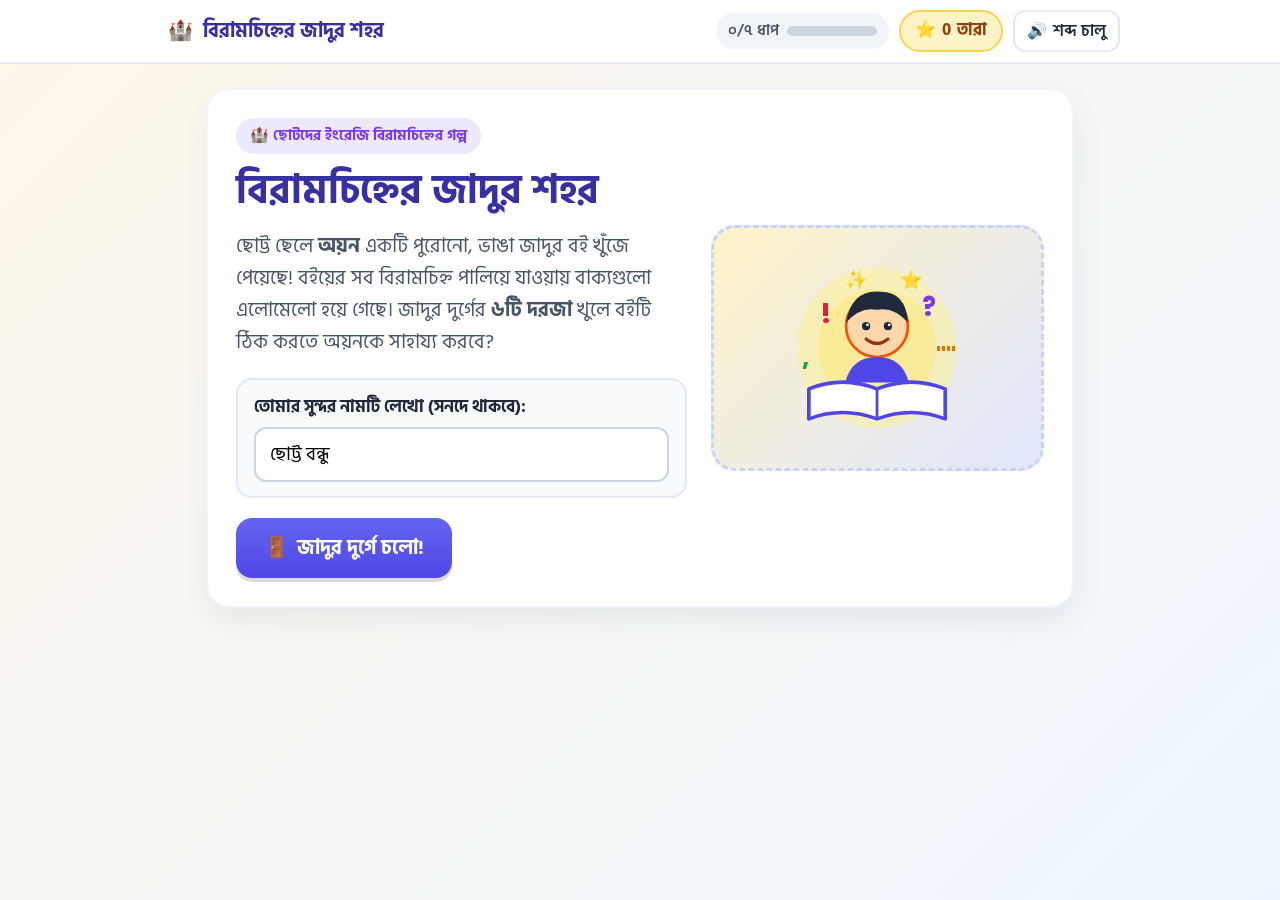
<file: punctuation.html>
<!DOCTYPE html>
<html lang="bn">
<head>
  <meta charset="UTF-8" />
  <meta name="viewport" content="width=device-width, initial-scale=1.0" />
  <title>বিরামচিহ্নের জাদুর শহর — অয়নের জাদুর বই</title>
  <link rel="preconnect" href="https://fonts.googleapis.com" />
  <link rel="preconnect" href="https://fonts.gstatic.com" crossorigin />
  <link href="https://fonts.googleapis.com/css2?family=Hind+Siliguri:wght@400;500;600;700&family=Poppins:wght@500;600;700;800&display=swap" rel="stylesheet" />
  <style>
    :root {
      --bg-grad-1: #fff8eb;
      --bg-grad-2: #eef7ff;
      --card-bg: #ffffff;
      --text-main: #1e293b;
      --text-muted: #475569;
      --primary: #4f46e5;
      --primary-dark: #3730a3;
      --primary-light: #e0e7ff;
      --accent-green: #16a34a;
      --accent-green-bg: #dcfce7;
      --accent-amber: #d97706;
      --accent-amber-bg: #fef3c7;
      --accent-rose: #e11d48;
      --accent-rose-bg: #ffe4e6;
      --accent-sky: #0284c7;
      --accent-sky-bg: #e0f2fe;
      --accent-purple: #7c3aed;
      --accent-purple-bg: #ede9fe;
      --border-soft: #e2e8f0;
      --shadow-card: 0 12px 30px rgba(30, 41, 59, 0.08);
      --shadow-btn: 0 4px 0 rgba(0, 0, 0, 0.14);
      --radius-lg: 24px;
      --radius-md: 16px;
    }

    * {
      box-sizing: border-box;
      margin: 0;
      padding: 0;
    }

    body {
      font-family: 'Hind Siliguri', 'Noto Sans Bengali', 'SolaimanLipi', 'Kalpurush', system-ui, -apple-system, sans-serif;
      background: linear-gradient(135deg, var(--bg-grad-1) 0%, var(--bg-grad-2) 100%);
      color: var(--text-main);
      min-height: 100vh;
      line-height: 1.6;
      font-size: 18px;
      overflow-x: hidden;
    }

    .en {
      font-family: 'Poppins', system-ui, -apple-system, sans-serif;
      letter-spacing: 0.01em;
    }

    /* Top Navigation / HUD */
    .topbar {
      position: sticky;
      top: 0;
      z-index: 50;
      background: rgba(255, 255, 255, 0.92);
      backdrop-filter: blur(10px);
      border-bottom: 2px solid var(--border-soft);
      padding: 10px 16px;
    }

    .topbar-inner {
      max-width: 960px;
      margin: 0 auto;
      display: flex;
      align-items: center;
      justify-content: space-between;
      gap: 12px;
      flex-wrap: wrap;
    }

    .brand-btn {
      display: inline-flex;
      align-items: center;
      gap: 10px;
      background: none;
      border: none;
      cursor: pointer;
      font-family: inherit;
      font-size: 20px;
      font-weight: 700;
      color: var(--primary-dark);
      padding: 4px 8px;
      border-radius: 12px;
      transition: background 0.2s;
    }

    .brand-btn:hover {
      background: var(--primary-light);
    }

    .hud-stats {
      display: flex;
      align-items: center;
      gap: 10px;
      flex-wrap: wrap;
    }

    .progress-pill {
      display: flex;
      align-items: center;
      gap: 8px;
      background: #f1f5f9;
      padding: 6px 12px;
      border-radius: 999px;
      font-size: 15px;
      font-weight: 600;
      color: var(--text-muted);
    }

    .progress-track {
      width: 90px;
      height: 10px;
      background: #cbd5e1;
      border-radius: 999px;
      overflow: hidden;
    }

    .progress-fill {
      height: 100%;
      width: 0%;
      background: linear-gradient(90deg, #22c55e, #16a34a);
      border-radius: 999px;
      transition: width 0.45s cubic-bezier(0.34, 1.56, 0.64, 1);
    }

    .star-pill {
      display: inline-flex;
      align-items: center;
      gap: 6px;
      background: var(--accent-amber-bg);
      color: #92400e;
      border: 2px solid #fcd34d;
      padding: 5px 14px;
      border-radius: 999px;
      font-weight: 700;
      font-size: 17px;
      transition: transform 0.25s;
    }

    .star-pill.bump {
      transform: scale(1.16);
    }

    .icon-btn {
      display: inline-flex;
      align-items: center;
      justify-content: center;
      gap: 6px;
      background: #ffffff;
      border: 2px solid var(--border-soft);
      border-radius: 12px;
      padding: 6px 12px;
      font-family: inherit;
      font-size: 16px;
      font-weight: 600;
      color: var(--text-main);
      cursor: pointer;
      transition: all 0.15s;
    }

    .icon-btn:hover {
      background: #f8fafc;
      border-color: #cbd5e1;
    }

    /* Main Container */
    .container {
      max-width: 900px;
      margin: 24px auto 48px;
      padding: 0 16px;
    }

    .card {
      background: var(--card-bg);
      border-radius: var(--radius-lg);
      box-shadow: var(--shadow-card);
      border: 2px solid #f1f5f9;
      padding: 28px;
      animation: fadeUp 0.35s ease-out;
    }

    @keyframes fadeUp {
      from { opacity: 0; transform: translateY(12px); }
      to { opacity: 1; transform: translateY(0); }
    }

    /* Buttons */
    .btn {
      display: inline-flex;
      align-items: center;
      justify-content: center;
      gap: 8px;
      font-family: inherit;
      font-size: 20px;
      font-weight: 700;
      padding: 14px 28px;
      border-radius: 16px;
      border: none;
      cursor: pointer;
      transition: transform 0.12s, box-shadow 0.12s, filter 0.15s;
      box-shadow: var(--shadow-btn);
      text-decoration: none;
    }

    .btn:active {
      transform: translateY(3px);
      box-shadow: 0 1px 0 rgba(0, 0, 0, 0.14);
    }

    .btn-primary {
      background: linear-gradient(180deg, #6366f1 0%, #4f46e5 100%);
      color: #ffffff;
    }

    .btn-green {
      background: linear-gradient(180deg, #22c55e 0%, #16a34a 100%);
      color: #ffffff;
    }

    .btn-amber {
      background: linear-gradient(180deg, #fbbf24 0%, #d97706 100%);
      color: #ffffff;
    }

    .btn-soft {
      background: #f1f5f9;
      color: var(--text-main);
      box-shadow: 0 3px 0 #cbd5e1;
    }

    .btn:disabled {
      opacity: 0.5;
      cursor: not-allowed;
      transform: none;
    }

    /* Hero / Welcome Screen */
    .hero-grid {
      display: grid;
      grid-template-columns: 1.15fr 0.85fr;
      gap: 24px;
      align-items: center;
    }

    .hero-badge {
      display: inline-block;
      background: var(--accent-purple-bg);
      color: var(--accent-purple);
      font-weight: 700;
      font-size: 15px;
      padding: 6px 14px;
      border-radius: 999px;
      margin-bottom: 12px;
    }

    .hero-title {
      font-size: clamp(28px, 4.5vw, 40px);
      line-height: 1.25;
      font-weight: 700;
      color: var(--primary-dark);
      margin-bottom: 14px;
    }

    .hero-story {
      font-size: 20px;
      color: var(--text-muted);
      margin-bottom: 20px;
    }

    .name-box {
      background: #f8fafc;
      border: 2px solid var(--border-soft);
      border-radius: 16px;
      padding: 14px 16px;
      margin-bottom: 20px;
    }

    .name-box label {
      display: block;
      font-weight: 700;
      font-size: 17px;
      margin-bottom: 6px;
      color: var(--text-main);
    }

    .name-input {
      width: 100%;
      font-family: inherit;
      font-size: 19px;
      padding: 10px 14px;
      border: 2px solid #cbd5e1;
      border-radius: 12px;
      outline: none;
      transition: border-color 0.2s;
    }

    .name-input:focus {
      border-color: var(--primary);
    }

    .hero-art {
      display: flex;
      justify-content: center;
      align-items: center;
      background: linear-gradient(135deg, #fef3c7 0%, #e0e7ff 100%);
      border-radius: 24px;
      padding: 20px;
      border: 3px dashed #c7d2fe;
    }

    /* Castle Map (6 Doors + Final Boss) */
    .map-header {
      text-align: center;
      margin-bottom: 22px;
    }

    .map-header h2 {
      font-size: 28px;
      color: var(--primary-dark);
      margin-bottom: 6px;
    }

    .doors-grid {
      display: grid;
      grid-template-columns: repeat(auto-fit, minmax(240px, 1fr));
      gap: 16px;
      margin-bottom: 24px;
    }

    .door-card {
      position: relative;
      background: #ffffff;
      border: 3px solid var(--border-soft);
      border-radius: 20px;
      padding: 18px;
      text-align: left;
      cursor: pointer;
      transition: transform 0.18s, border-color 0.18s, box-shadow 0.18s;
      display: flex;
      flex-direction: column;
      gap: 8px;
    }

    .door-card:hover:not(.locked) {
      transform: translateY(-4px);
      box-shadow: 0 10px 22px rgba(79, 70, 229, 0.12);
      border-color: var(--primary);
    }

    .door-card.completed {
      background: #f0fdf4;
      border-color: #86efac;
    }

    .door-card.locked {
      background: #f8fafc;
      opacity: 0.72;
      cursor: not-allowed;
    }

    .door-top {
      display: flex;
      align-items: center;
      justify-content: space-between;
    }

    .door-symbol {
      width: 52px;
      height: 52px;
      border-radius: 16px;
      display: flex;
      align-items: center;
      justify-content: center;
      font-family: 'Poppins', sans-serif;
      font-size: 28px;
      font-weight: 800;
      color: #ffffff;
    }

    .door-status {
      font-size: 14px;
      font-weight: 700;
      padding: 4px 10px;
      border-radius: 999px;
    }

    .status-open { background: var(--primary-light); color: var(--primary-dark); }
    .status-done { background: var(--accent-green-bg); color: var(--accent-green); }
    .status-lock { background: #e2e8f0; color: #64748b; }

    .door-title {
      font-size: 20px;
      font-weight: 700;
      color: var(--text-main);
    }

    .door-sub {
      font-size: 16px;
      color: var(--text-muted);
    }

    .boss-banner {
      background: linear-gradient(135deg, #fef3c7 0%, #fde68a 100%);
      border: 3px solid #f59e0b;
      border-radius: 22px;
      padding: 20px 24px;
      display: flex;
      align-items: center;
      justify-content: space-between;
      gap: 16px;
      flex-wrap: wrap;
    }

    .boss-banner.locked {
      background: #f1f5f9;
      border-color: #cbd5e1;
      opacity: 0.8;
    }

    /* Concept Card (Teach First) */
    .concept-layout {
      display: grid;
      grid-template-columns: 0.9fr 1.1fr;
      gap: 24px;
      align-items: center;
    }

    .concept-illustration {
      background: linear-gradient(135deg, #e0f2fe 0%, #ede9fe 100%);
      border-radius: 22px;
      padding: 22px;
      text-align: center;
      border: 3px solid #dbeafe;
    }

    .concept-big-sign {
      font-family: 'Poppins', sans-serif;
      font-size: 72px;
      font-weight: 800;
      line-height: 1.1;
      margin: 8px 0;
    }

    .concept-tag {
      display: inline-block;
      background: var(--primary-light);
      color: var(--primary-dark);
      font-weight: 700;
      padding: 4px 12px;
      border-radius: 999px;
      font-size: 15px;
      margin-bottom: 10px;
    }

    .concept-heading {
      font-size: 28px;
      font-weight: 700;
      color: var(--primary-dark);
      margin-bottom: 12px;
    }

    .concept-desc {
      font-size: 21px;
      color: var(--text-main);
      margin-bottom: 18px;
    }

    .examples-box {
      background: #f8fafc;
      border-left: 5px solid var(--primary);
      border-radius: 14px;
      padding: 14px 18px;
      margin-bottom: 22px;
    }

    .examples-box h4 {
      font-size: 16px;
      color: var(--text-muted);
      margin-bottom: 8px;
    }

    .example-line {
      font-family: 'Poppins', sans-serif;
      font-size: 21px;
      font-weight: 600;
      color: var(--text-main);
      margin-bottom: 6px;
    }

    .hl-mark {
      display: inline-block;
      background: #fef08a;
      color: #b45309;
      padding: 0 6px;
      border-radius: 6px;
      font-weight: 800;
    }

    /* Quiz / Mini-Game Screen */
    .quiz-top {
      display: flex;
      align-items: center;
      justify-content: space-between;
      gap: 12px;
      margin-bottom: 18px;
      flex-wrap: wrap;
    }

    .q-pills {
      display: flex;
      gap: 8px;
      align-items: center;
    }

    .q-dot {
      width: 34px;
      height: 12px;
      border-radius: 999px;
      background: #e2e8f0;
      transition: background 0.25s, transform 0.25s;
    }

    .q-dot.active { background: var(--primary); transform: scaleY(1.15); }
    .q-dot.done { background: var(--accent-green); }

    .instruction-strip {
      background: var(--accent-sky-bg);
      color: #0369a1;
      padding: 10px 16px;
      border-radius: 14px;
      font-size: 18px;
      font-weight: 600;
      margin-bottom: 20px;
      display: flex;
      align-items: center;
      gap: 10px;
    }

    .sentence-stage {
      background: #fffbeb;
      border: 3px solid #fde68a;
      border-radius: 22px;
      padding: 28px 22px;
      margin-bottom: 22px;
      text-align: center;
      font-family: 'Poppins', sans-serif;
      font-size: clamp(22px, 3vw, 28px);
      font-weight: 600;
      line-height: 2;
      color: #1e293b;
    }

    /* Interactive Slots */
    .slot {
      display: inline-flex;
      align-items: center;
      justify-content: center;
      min-width: 44px;
      height: 44px;
      padding: 0 10px;
      margin: 0 3px;
      border-radius: 12px;
      border: 3px dashed #6366f1;
      background: #eef2ff;
      color: #4f46e5;
      font-family: 'Poppins', sans-serif;
      font-size: 24px;
      font-weight: 800;
      cursor: pointer;
      vertical-align: middle;
      transition: all 0.2s;
      user-select: none;
    }

    .slot.tight {
      min-width: 32px;
      height: 38px;
      padding: 0 5px;
      margin: 0 1px;
      font-size: 22px;
    }

    .slot.active {
      border-style: solid;
      border-color: #4f46e5;
      background: #ffffff;
      box-shadow: 0 0 0 5px rgba(99, 102, 241, 0.25);
      animation: pulseGlow 1.4s infinite;
    }

    .slot.drag-over {
      transform: scale(1.14);
      background: #dbeafe;
      border-color: #0284c7;
    }

    .slot.correct {
      border-style: solid;
      border-color: #16a34a;
      background: #dcfce7;
      color: #15803d;
      animation: popIn 0.35s cubic-bezier(0.34, 1.56, 0.64, 1);
      cursor: default;
    }

    .slot.wrong {
      border-style: solid;
      border-color: #e11d48;
      background: #ffe4e6;
      color: #be123c;
      animation: shake 0.42s ease-in-out;
    }

    @keyframes pulseGlow {
      0%, 100% { box-shadow: 0 0 0 4px rgba(99, 102, 241, 0.22); }
      50% { box-shadow: 0 0 0 8px rgba(99, 102, 241, 0.35); }
    }

    @keyframes popIn {
      0% { transform: scale(0.75); }
      60% { transform: scale(1.22); }
      100% { transform: scale(1); }
    }

    @keyframes shake {
      0%, 100% { transform: translateX(0); }
      20% { transform: translateX(-7px); }
      40% { transform: translateX(7px); }
      60% { transform: translateX(-5px); }
      80% { transform: translateX(5px); }
    }

    /* Sign Buttons */
    .signs-tray {
      display: grid;
      grid-template-columns: repeat(6, 1fr);
      gap: 10px;
      margin-bottom: 20px;
    }

    .sign-btn {
      display: flex;
      flex-direction: column;
      align-items: center;
      justify-content: center;
      gap: 4px;
      padding: 12px 6px;
      border-radius: 18px;
      border: 3px solid transparent;
      cursor: pointer;
      font-family: inherit;
      transition: transform 0.14s, box-shadow 0.14s;
      box-shadow: 0 4px 0 rgba(0, 0, 0, 0.12);
      user-select: none;
    }

    .sign-btn:hover {
      transform: translateY(-3px);
    }

    .sign-btn:active {
      transform: translateY(2px);
      box-shadow: 0 1px 0 rgba(0, 0, 0, 0.12);
    }

    .sign-char {
      font-family: 'Poppins', sans-serif;
      font-size: 30px;
      font-weight: 800;
      line-height: 1.1;
    }

    .sign-label {
      font-size: 13px;
      font-weight: 700;
      text-align: center;
      line-height: 1.2;
    }

    .s-dot { background: #e0f2fe; border-color: #7dd3fc; color: #0369a1; }
    .s-q   { background: #ede9fe; border-color: #c4b5fd; color: #6d28d9; }
    .s-ex  { background: #ffe4e6; border-color: #fda4af; color: #be123c; }
    .s-com { background: #dcfce7; border-color: #86efac; color: #15803d; }
    .s-quo { background: #fef3c7; border-color: #fcd34d; color: #b45309; }
    .s-apo { background: #fce7f3; border-color: #f9a8d4; color: #be185d; }

    /* Feedback Box */
    .feedback-box {
      min-height: 68px;
      border-radius: 16px;
      padding: 14px 18px;
      font-size: 20px;
      font-weight: 600;
      display: flex;
      align-items: center;
      gap: 12px;
      margin-bottom: 18px;
      transition: all 0.25s;
      background: #f8fafc;
      color: var(--text-muted);
      border: 2px solid var(--border-soft);
    }

    .feedback-box.good {
      background: var(--accent-green-bg);
      color: #14532d;
      border-color: #4ade80;
    }

    .feedback-box.oops {
      background: var(--accent-rose-bg);
      color: #881337;
      border-color: #fb7185;
    }

    .quiz-actions {
      display: flex;
      justify-content: space-between;
      align-items: center;
      gap: 12px;
      flex-wrap: wrap;
    }

    /* Final Boss Passage */
    .boss-passage {
      background: #fffbeb;
      border: 3px solid #fbbf24;
      border-radius: 22px;
      padding: 22px 24px;
      margin-bottom: 22px;
      text-align: left;
    }

    .boss-line {
      font-family: 'Poppins', sans-serif;
      font-size: clamp(20px, 2.6vw, 24px);
      font-weight: 600;
      line-height: 2.1;
      padding: 6px 0;
      border-bottom: 1px dashed #fde68a;
    }

    .boss-line:last-child {
      border-bottom: none;
    }

    /* Certificate */
    .certificate {
      background: linear-gradient(135deg, #fffdf5 0%, #fef9e7 100%);
      border: 10px double #d97706;
      border-radius: 24px;
      padding: 36px 28px;
      text-align: center;
      position: relative;
      box-shadow: 0 16px 40px rgba(180, 83, 9, 0.14);
    }

    .cert-ribbon {
      display: inline-block;
      background: linear-gradient(90deg, #f59e0b, #d97706);
      color: #ffffff;
      font-weight: 700;
      padding: 6px 22px;
      border-radius: 999px;
      font-size: 17px;
      margin-bottom: 14px;
    }

    .cert-title {
      font-size: clamp(26px, 4vw, 36px);
      color: #92400e;
      font-weight: 700;
      margin-bottom: 8px;
    }

    .cert-name {
      font-size: clamp(28px, 4.5vw, 40px);
      font-weight: 700;
      color: var(--primary-dark);
      border-bottom: 3px solid #fbbf24;
      display: inline-block;
      padding: 4px 28px;
      margin: 12px 0 16px;
    }

    .cert-badges {
      display: flex;
      justify-content: center;
      gap: 12px;
      flex-wrap: wrap;
      margin: 20px 0;
    }

    .cert-badge {
      background: #ffffff;
      border: 2px solid #fcd34d;
      border-radius: 14px;
      padding: 8px 14px;
      font-weight: 700;
      font-size: 18px;
      color: #92400e;
    }

    /* Confetti Canvas */
    #confetti-canvas {
      position: fixed;
      inset: 0;
      pointer-events: none;
      z-index: 999;
    }

    /* Responsive */
    @media (max-width: 760px) {
      .hero-grid,
      .concept-layout {
        grid-template-columns: 1fr;
      }

      .signs-tray {
        grid-template-columns: repeat(3, 1fr);
      }

      .card {
        padding: 20px 16px;
      }
    }

    /* Print Certificate cleanly */
    @media print {
      body {
        background: #ffffff;
      }
      .topbar, .no-print {
        display: none !important;
      }
      .container {
        margin: 0;
        padding: 0;
        max-width: 100%;
      }
      .certificate {
        box-shadow: none;
      }
    }
  </style>
</head>
<body>
  <canvas id="confetti-canvas"></canvas>

  <header class="topbar">
    <div class="topbar-inner">
      <button class="brand-btn" id="btn-home" title="মূল মেনুতে যাও">
        <span>🏰</span>
        <span>বিরামচিহ্নের জাদুর শহর</span>
      </button>
      <div class="hud-stats">
        <div class="progress-pill" title="অগ্রগতি">
          <span id="progress-text">০/৭ ধাপ</span>
          <div class="progress-track">
            <div class="progress-fill" id="progress-fill"></div>
          </div>
        </div>
        <div class="star-pill" id="star-pill">
          <span>⭐</span>
          <span id="star-count">0</span>
          <span>তারা</span>
        </div>
        <button class="icon-btn" id="btn-sound" aria-label="শব্দ চালু বা বন্ধ করো">
          <span id="sound-icon">🔊</span>
          <span id="sound-text">শব্দ চালু</span>
        </button>
      </div>
    </div>
  </header>

  <main class="container" id="app"></main>

  <script>
    // =========================================================
    // 1. WEB AUDIO API SOUND ENGINE (100% Offline, No Files)
    // =========================================================
    const SoundFX = (() => {
      let ctx = null;
      let muted = false;

      function ensureCtx() {
        if (muted) return null;
        if (!ctx) {
          const AudioCtx = window.AudioContext || window.webkitAudioContext;
          if (AudioCtx) ctx = new AudioCtx();
        }
        if (ctx && ctx.state === 'suspended') {
          ctx.resume().catch(() => {});
        }
        return ctx;
      }

      function playTone(freq, duration, type = 'sine', startDelay = 0, vol = 0.18) {
        const c = ensureCtx();
        if (!c) return;
        const now = c.currentTime + startDelay;
        const osc = c.createOscillator();
        const gain = c.createGain();
        osc.type = type;
        osc.frequency.setValueAtTime(freq, now);
        gain.gain.setValueAtTime(0.001, now);
        gain.gain.exponentialRampToValueAtTime(vol, now + 0.02);
        gain.gain.exponentialRampToValueAtTime(0.001, now + duration);
        osc.connect(gain);
        gain.connect(c.destination);
        osc.start(now);
        osc.stop(now + duration + 0.02);
      }

      return {
        isMuted: () => muted,
        toggleMute: () => {
          muted = !muted;
          if (!muted) playTone(523.25, 0.12, 'triangle', 0, 0.14);
          return muted;
        },
        pop: () => playTone(620, 0.08, 'sine', 0, 0.12),
        correct: () => {
          playTone(523.25, 0.14, 'triangle', 0, 0.18);
          playTone(659.25, 0.16, 'triangle', 0.09, 0.18);
          playTone(783.99, 0.24, 'triangle', 0.18, 0.2);
        },
        wrong: () => {
          playTone(240, 0.16, 'sine', 0, 0.16);
          playTone(190, 0.22, 'sine', 0.1, 0.15);
        },
        fanfare: () => {
          [523.25, 659.25, 783.99, 1046.5].forEach((f, i) => {
            playTone(f, 0.26, 'triangle', i * 0.11, 0.2);
          });
        }
      };
    })();

    // =========================================================
    // 2. CONFETTI CELEBRATION (Pure Canvas)
    // =========================================================
    function launchConfetti() {
      const canvas = document.getElementById('confetti-canvas');
      const ctx = canvas.getContext('2d');
      canvas.width = window.innerWidth;
      canvas.height = window.innerHeight;
      const colors = ['#4f46e5', '#22c55e', '#f59e0b', '#ec4899', '#06b6d4'];
      const pieces = Array.from({ length: 85 }, () => ({
        x: Math.random() * canvas.width,
        y: -20 - Math.random() * 140,
        w: 8 + Math.random() * 8,
        h: 6 + Math.random() * 6,
        vx: (Math.random() - 0.5) * 4,
        vy: 3 + Math.random() * 4.5,
        rot: Math.random() * 360,
        vrot: (Math.random() - 0.5) * 10,
        color: colors[Math.floor(Math.random() * colors.length)]
      }));

      let frames = 0;
      function tick() {
        ctx.clearRect(0, 0, canvas.width, canvas.height);
        pieces.forEach(p => {
          p.x += p.vx;
          p.y += p.vy;
          p.rot += p.vrot;
          ctx.save();
          ctx.translate(p.x, p.y);
          ctx.rotate((p.rot * Math.PI) / 180);
          ctx.fillStyle = p.color;
          ctx.fillRect(-p.w / 2, -p.h / 2, p.w, p.h);
          ctx.restore();
        });
        frames++;
        if (frames < 130) requestAnimationFrame(tick);
        else ctx.clearRect(0, 0, canvas.width, canvas.height);
      }
      tick();
    }

    // =========================================================
    // 3. GAME DATA (Zero Grammar Jargon, Pure Emotion & Meaning)
    // =========================================================
    const SIGN_BUTTONS = [
      { id: '.',   char: '.',   label: 'থামার চিহ্ন',        css: 's-dot' },
      { id: '?',   char: '?',   label: 'প্রশ্ন করার চিহ্ন',   css: 's-q' },
      { id: '!',   char: '!',   label: 'অবাক হওয়ার চিহ্ন',  css: 's-ex' },
      { id: ',',   char: ',',   label: 'হালকা বিরতি',        css: 's-com' },
      { id: '" "', char: '" "', label: 'মুখের কথার খাঁচা',   css: 's-quo' },
      { id: "'",   char: "'",   label: 'মালিকানা ও ছোট চিহ্ন', css: 's-apo' }
    ];

    const CHAPTERS = [
      {
        id: 1,
        doorName: 'দরজা ১: থামার চিহ্ন',
        title: 'অধ্যায় ১: পূর্ণবিরতি বা Full Stop (.)',
        sign: '.',
        color: '#0284c7',
        storyTag: 'জাদুর বইয়ের প্রথম পাতা',
        concept: 'কথা শেষ হলে যেখানে পুরোপুরি থামতে হয়, সেখানে একটি ছোট্ট ফোঁটা বা Full Stop (.) বসে। যেমন হাঁটতে হাঁটতে গন্তব্যে পৌঁছে গেলে আমরা থেমে যাই, ঠিক তেমনই একটি সম্পূর্ণ কথা শেষ হলে এই ফোঁটা বসাতে হয়।',
        examples: [
          'I am a student<span class="hl-mark">.</span>',
          'The sky is blue<span class="hl-mark">.</span>'
        ],
        questions: [
          {
            parts: ['I like to read story books', { ans: '.', praise: 'দারুণ! একটি সাধারণ কথা শেষ হয়েছে, তাই শেষে থামার চিহ্ন (.) বসেছে।', hint: 'এখানে কথাটি শেষ হয়েছে এবং কোনো প্রশ্ন বা অবাক হওয়ার ভাব নেই। কোন চিহ্ন বসবে?' }, ''],
          },
          {
            parts: ['My name is Ayan', { ans: '.', praise: 'একদম ঠিক! অয়ন নিজের পরিচয় দিয়ে কথা শেষ করেছে, তাই Full Stop (.) বসেছে।', hint: 'সাধারণভাবে নিজের কথা বলা শেষ হলে ছোট্ট ফোঁটাটি বসাও!' }, ''],
          },
          {
            parts: ['The sun is bright', { ans: '.', praise: 'শাবাশ! প্রথম কথাটি এখানেই শেষ হয়েছে।', hint: 'সূর্য উজ্জ্বল — এই কথাটি এখানে শেষ হয়েছে, তাই থামার চিহ্ন দাও।' }, ' Birds are singing', { ans: '.', praise: 'খুব সুন্দর! দ্বিতীয় কথাটিও শেষে Full Stop (.) দিয়ে শেষ হয়েছে।', hint: 'দ্বিতীয় বাক্যটির শেষেও পুরোপুরি থামতে হবে!' }, ''],
          },
          {
            parts: ['We play football in the field', { ans: '.', praise: 'সঠিক! খেলাধুলার সাধারণ কথা শেষ হওয়ায় শেষে (.) বসেছে।', hint: 'এখানে শুধু একটি সাধারণ ঘটনার কথা বলা হয়েছে। শেষে কী বসবে?' }, ''],
          },
          {
            parts: ['She has a red pen', { ans: '.', praise: 'বাহ! প্রথম কথাটি সুন্দরভাবে শেষ হয়েছে।', hint: 'প্রথম কথাটি এখানে শেষ, তাই থামার চিহ্ন বসাও।' }, ' It writes well', { ans: '.', praise: 'চমৎকার! দুটি আলাদা কথার শেষেই (.) বসেছে।', hint: 'দ্বিতীয় কথাটিও শেষ হয়েছে, এখানেও ছোট্ট ফোঁটা বসবে।' }, ''],
          }
        ]
      },
      {
        id: 2,
        doorName: 'দরজা ২: প্রশ্ন করার চিহ্ন',
        title: 'অধ্যায় ২: প্রশ্নবোধক চিহ্ন বা Question Mark (?)',
        sign: '?',
        color: '#7c3aed',
        storyTag: 'জাদুর বইয়ের দ্বিতীয় পাতা',
        concept: 'যখন কেউ কিছু জানতে চায় বা প্রশ্ন করে (যেমন: কী, কেন, কোথায়, কে), তখন বাক্যের শেষে এই বাঁকানো চিহ্ন (?) বসে। কথা বলার সময় আমাদের গলার সুরও তখন একটু উপরে উঠে যায়!',
        examples: [
          'What is your name<span class="hl-mark">?</span>',
          'Where do you live<span class="hl-mark">?</span>'
        ],
        questions: [
          {
            parts: ['What is your name', { ans: '?', praise: 'একদম ঠিক! এখানে কারো নাম জানতে চাওয়া হয়েছে, তাই প্রশ্নবোধক চিহ্ন (?) বসেছে।', hint: 'আরে! এখানে তো "তোমার নাম কী?" বলে প্রশ্ন করা হচ্ছে, তাই না?' }, ''],
          },
          {
            parts: ['I live in Rajshahi', { ans: '.', praise: 'দারুণ ধরতে পেরেছ! এটি কোনো প্রশ্ন নয়, সাধারণ উত্তর—তাই (.) বসেছে।', hint: 'এখানে কিছু জানতে চাওয়া হয়নি, শুধু উত্তর দেওয়া হয়েছে। তাই কোন চিহ্ন বসবে?' }, ''],
          },
          {
            parts: ['Where are you going', { ans: '?', praise: 'খুব সুন্দর! "কোথায় যাচ্ছ?"—প্রশ্ন করার জন্য (?) বসেছে।', hint: '"Where" দিয়ে কিছু জানতে চাওয়া হচ্ছে! বাঁকানো চিহ্নটি দাও।' }, ''],
          },
          {
            parts: ['Do you like mangoes', { ans: '?', praise: 'শাবাশ! তুমি কি আম পছন্দ করো—এটি একটি প্রশ্ন, তাই (?) বসেছে।', hint: 'এখানে কারো পছন্দ সম্পর্কে জানতে চাওয়া হচ্ছে, তাই প্রশ্ন চিহ্ন বসবে!' }, ''],
          },
          {
            parts: ['My mother cooks tasty food', { ans: '.', praise: 'সাবাস! মায়ের রান্নার সাধারণ কথা বলা হয়েছে, তাই থামার চিহ্ন (.) বসেছে।', hint: 'এখানে কি কোনো প্রশ্ন করা হয়েছে? না! তাই সাধারণ থামার চিহ্ন দাও।' }, ''],
          }
        ]
      },
      {
        id: 3,
        doorName: 'দরজা ৩: অবাক হওয়ার চিহ্ন',
        title: 'অধ্যায় ৩: বিস্ময়সূচক চিহ্ন বা Exclamation Mark (!)',
        sign: '!',
        color: '#e11d48',
        storyTag: 'জাদুর বইয়ের তৃতীয় পাতা',
        concept: 'খুব খুশি হলে, অবাক হলে, ভয় পেলে বা ব্যথা পেলে মনের জোরালো ভাব বোঝাতে লম্বা দাগের নিচে ফোঁটা (!) বসে। যেমন খেলায় জিতলে আনন্দে চিৎকার করে উঠলে এই চিহ্ন ব্যবহার হয়!',
        examples: [
          'Hurrah<span class="hl-mark">!</span> We won the game.',
          'Wow<span class="hl-mark">!</span> The bird is so pretty.'
        ],
        questions: [
          {
            parts: ['Hurrah', { ans: '!', praise: 'হুররে! আনন্দের জোরালো ভাব বোঝাতে Hurrah-এর পরে (!) বসেছে।', hint: '"Hurrah" বলে আনন্দে চিৎকার করা হয়েছে! অবাক বা খুশির চিহ্নটি বসাও।' }, ' We won the game.'],
          },
          {
            parts: ['Wow', { ans: '!', praise: 'দারুণ! অবাক হয়ে "বাহ!" বলার জন্য Wow-এর পরে (!) বসেছে।', hint: 'অবাক হয়ে "Wow" বলা হয়েছে—এখানে কোন চিহ্ন বসবে?' }, ' The flower is very pretty.'],
          },
          {
            parts: ['Alas', { ans: '!', praise: 'ঠিক ধরেছ! দুঃখ বা কষ্টের তীব্র অনুভূতি বোঝাতে Alas-এর পরে (!) বসেছে।', hint: '"Alas" মানে "হায়!"—এটি মনের গভীর দুঃখ বোঝাচ্ছে।' }, ' My cute cat is lost.'],
          },
          {
            parts: ['Are you feeling happy today', { ans: '?', praise: 'শাবাশ! এটি একটি প্রশ্ন, তাই (?) বসাতে ভুল করোনি।', hint: 'এখানে জানতে চাওয়া হচ্ছে তুমি আজ খুশি কি না। প্রশ্ন চিহ্ন দাও!' }, ''],
          },
          {
            parts: ['Oh', { ans: '!', praise: 'খুব ভালো! ব্যথা বা চমকে ওঠার ভাব বোঝাতে Oh-এর পরে (!) বসেছে।', hint: 'হঠাৎ চমকে বা ব্যথা পেয়ে "Oh" বলা হয়েছে—তাই (!)' }, ' I hurt my foot', { ans: '.', praise: 'একদম ঠিক! শেষে সাধারণভাবে কথা শেষ হওয়ায় (.) বসেছে।', hint: 'বাক্যের একদম শেষে পুরোপুরি থামতে হবে।' }, ''],
          }
        ]
      },
      {
        id: 4,
        doorName: 'দরজা ৪: হালকা বিরতি',
        title: 'অধ্যায় ৪: হালকা বিরতি বা Comma (,)',
        sign: ',',
        color: '#16a34a',
        storyTag: 'জাদুর বইয়ের চতুর্থ পাতা',
        concept: 'একসাথে অনেকগুলো জিনিসের নাম বললে বা কাউকে নাম ধরে ডাকলে একটু দম নেওয়ার জন্য ছোট্ট বাঁকানো চিহ্ন (,) বসে। এতে কথা জড়িয়ে যায় না এবং শুনতেও পরিষ্কার লাগে!',
        examples: [
          'I like mango<span class="hl-mark">,</span> banana, and apple.',
          'Samir<span class="hl-mark">,</span> come here.'
        ],
        questions: [
          {
            parts: ['I like mango', { ans: ',', praise: 'বাহ! আম আর কলা আলাদা করতে একটু দম নেওয়ার জন্য Comma (,) বসেছে।', hint: 'একসাথে অনেকগুলো ফলের নাম বলা হচ্ছে, তাই মাঝখানে একটু দম নিতে হবে!' }, ' banana, and apple.'],
          },
          {
            parts: ['Samir', { ans: ',', praise: 'একদম ঠিক! সামিরকে নাম ধরে ডাকার পর একটু থামার জন্য (,) বসেছে।', hint: 'এখানে সামিরকে নাম ধরে ডাকা হয়েছে। নামের পরে হালকা বিরতি দাও!' }, ' please open the door.'],
          },
          {
            parts: ['We saw a tiger', { ans: ',', praise: 'চমৎকার! বাঘ আর হরিণের নামের মাঝে হালকা বিরতি (,) বসেছে।', hint: 'বাঘ, হরিণ, আর বানর—তালিকার মাঝখানে একটু থামতে হবে।' }, ' a deer, and a monkey.'],
          },
          {
            parts: ['Rina', { ans: ',', praise: 'খুব সুন্দর! রিনাকে ডাকার পর হালকা বিরতি (,) বসেছে।', hint: 'রিনাকে নাম ধরে ডাকা হয়েছে, তাই নামের পরে (,) বসবে।' }, ' where is your bag', { ans: '?', praise: 'শাবাশ! শেষে প্রশ্ন করা হয়েছে বলে (?) বসেছে।', hint: 'ব্যাগ কোথায় জানতে চাওয়া হয়েছে—তাই প্রশ্ন চিহ্ন দাও!' }, ''],
          },
          {
            parts: ['My bag has a pen', { ans: ',', praise: 'দারুণ! কলম আর পেন্সিল আলাদা করতে Comma (,) বসেছে।', hint: 'তালিকার জিনিসগুলো আলাদা করতে হালকা বিরতি দাও।' }, ' a pencil, and a book.'],
          }
        ]
      },
      {
        id: 5,
        doorName: 'দরজা ৫: মুখের কথা',
        title: 'অধ্যায় ৫: মুখের কথা বা Inverted Comma (" ")',
        sign: '" "',
        color: '#d97706',
        storyTag: 'জাদুর বইয়ের পঞ্চম পাতা',
        concept: 'গল্পের ভেতরে কেউ যখন সরাসরি নিজের মুখের কথা বলে, তখন তার কথাগুলোকে দুই পাশ থেকে এই চিহ্ন (" ") দিয়ে আটকে রাখতে হয়। যেন তার মুখের কথাগুলো একটা জাদুর খাঁচায় সুন্দর করে সাজানো থাকে!',
        examples: [
          'Mother said, <span class="hl-mark">"</span>Eat your rice.<span class="hl-mark">"</span>',
          'Ayan asked, <span class="hl-mark">"</span>Can I play?<span class="hl-mark">"</span>'
        ],
        questions: [
          {
            parts: ['Mother said, ', { ans: '" "', display: '“', praise: 'দারুণ! মায়ের মুখের কথা এখান থেকেই শুরু হয়েছে।', hint: 'মায়ের মুখের কথা শুরু হচ্ছে, তাই কথার খাঁচা (" ") বসাও!' }, 'Eat your rice.', { ans: '" "', display: '”', praise: 'একদম ঠিক! মায়ের কথা শেষ হওয়ায় খাঁচা বন্ধ করা হলো।', hint: 'মায়ের কথা এখানে শেষ—এপাশেও (" ") বসিয়ে খাঁচা বন্ধ করো!' }, ''],
          },
          {
            parts: ['Father said, ', { ans: '" "', display: '“', praise: 'খুব ভালো! বাবার মুখের কথা এখান থেকে শুরু।', hint: 'বাবার সরাসরি কথা শুরু হচ্ছে, এখানে (" ") বসাও।' }, 'Read your book.', { ans: '" "', display: '”', praise: 'শাবাশ! বাবার কথা পুরোপুরি খাঁচায় আটকে দেওয়া হয়েছে।', hint: 'কথা শেষ হয়েছে, তাই এপাশেও (" ") বসাও।' }, ''],
          },
          {
            parts: ['Rina asked, ', { ans: '" "', display: '“', praise: 'সাবাস! রিনার মুখের প্রশ্ন শুরু হলো।', hint: 'রিনার মুখের কথা শুরু করতে (" ") দাও।' }, 'Are you ready?', { ans: '" "', display: '”', praise: 'চমৎকার! প্রশ্নটি খাঁচার ভেতর সুন্দরভাবে আটকে গেছে।', hint: 'রিনার কথা শেষ—এবার (" ") দিয়ে আটকে দাও।' }, ''],
          },
          {
            parts: ['The teacher said, ', { ans: '" "', display: '“', praise: 'বাহ! শিক্ষকের বলা কথা এখান থেকে শুরু।', hint: 'শিক্ষকের মুখের কথা শুরু হচ্ছে, (" ") বসাও।' }, 'Be honest.', { ans: '" "', display: '”', praise: 'একদম সঠিক! পুরো কথাটি দুই পাশ থেকে আটকানো হয়েছে।', hint: 'কথা শেষ হওয়ায় (" ") দিয়ে বন্ধ করো।' }, ''],
          },
          {
            parts: ['Ayan shouted, ', { ans: '" "', display: '“', praise: 'দারুণ! অয়নের মুখের কথা শুরু হলো।', hint: 'অয়নের মুখের কথা শুরু করতে (" ") দাও।' }, 'Look at the moon!', { ans: '" "', display: '”', praise: 'জাদুকরী! অয়নের বলা কথাটি সুন্দরভাবে সাজানো হয়েছে।', hint: 'অয়নের কথা শেষ—এপাশেও (" ") দাও!' }, ''],
          }
        ]
      },
      {
        id: 6,
        doorName: 'দরজা ৬: মালিকানা ও ছোট চিহ্ন',
        title: 'অধ্যায় ৬: মালিকানা ও ছোট করার চিহ্ন বা Apostrophe (\')',
        sign: "'",
        color: '#db2777',
        storyTag: 'জাদুর বইয়ের ষষ্ঠ পাতা',
        concept: 'কোনো জিনিস কার সেটা বোঝাতে (যেমন: রাহিমের বই = Rahim\'s book) অথবা দুটি শব্দ জোড়া লাগিয়ে ছোট করতে (যেমন: do not = don\'t) উপরে এই ফোঁটা (\') বসে। এটি অক্ষরের মাথার উপরে থাকে!',
        examples: [
          'This is Rahim<span class="hl-mark">\'</span>s book.',
          'I don<span class="hl-mark">\'</span>t know.'
        ],
        questions: [
          {
            parts: ['This is Karim', { ans: "'", tight: true, praise: 'একদম ঠিক! কলমটি করিমের—মালিকানা বোঝাতে করিমের পর (\') বসেছে।', hint: 'কলমটি কার? করিমের! তাই Karim আর s-এর মাঝে উপরে ফোঁটা (\') দাও।' }, 's pen.'],
          },
          {
            parts: ['I', { ans: "'", tight: true, praise: 'শাবাশ! I am ছোট হয়ে I\'m হয়েছে।', hint: '"I am" কে ছোট করে লিখতে মাঝে উপরের ফোঁটা (\') বসে।' }, 'm very happy today.'],
          },
          {
            parts: ['Please don', { ans: "'", tight: true, praise: 'দারুণ! do not জোড়া লেগে ছোট হয়ে don\'t হয়েছে।', hint: '"do not" ছোট করে লেখা হয়েছে! n আর t-এর মাঝে কী বসবে?' }, 't make a noise.'],
          },
          {
            parts: ['Look at Ayan', { ans: "'", tight: true, praise: 'খুব সুন্দর! জাদুর বইটি অয়নের, তাই Ayan\'s হয়েছে।', hint: 'বইটি কার? অয়নের! মালিকানা বোঝাতে (\') বসাও।' }, 's magic book.'],
          },
          {
            parts: ['It', { ans: "'", tight: true, praise: 'চমৎকার! It is ছোট হয়ে It\'s হয়েছে।', hint: '"It is" কে ছোট করতে t আর s-এর মাঝে (\') বসবে।' }, 's a sunny morning.'],
          }
        ]
      }
    ];

    const BOSS_LINES = [
      {
        parts: ['One morning Ayan met his friend Rina', { ans: '.', praise: 'দারুণ! প্রথম লাইনটি সাধারণ থামার চিহ্ন (.) দিয়ে শেষ হয়েছে।', hint: 'একটি সাধারণ কথা শেষ হলে কী বসে?' }, '']
      },
      {
        parts: [
          'Rina asked',
          { ans: ',', praise: 'সাবাস! রিনা বলার পর একটু থামতে (,) বসেছে।', hint: 'মুখের কথা শুরু হওয়ার আগে হালকা বিরতি দাও।' },
          ' ',
          { ans: '" "', display: '“', praise: 'ঠিক! রিনার মুখের কথা শুরু হলো।', hint: 'রিনার মুখের কথা শুরু করতে (" ") দাও।' },
          'Where are you going',
          { ans: '?', praise: 'খুব ভালো! রিনা প্রশ্ন করেছে, তাই (?) বসেছে।', hint: 'রিনা "কোথায় যাচ্ছ?" জিজ্ঞেস করেছে!' },
          { ans: '" "', display: '”', praise: 'একদম ঠিক! রিনার কথা এখানে শেষ।', hint: 'রিনার কথা শেষ—খাঁচা (" ") বন্ধ করো।' },
          ''
        ]
      },
      {
        parts: [
          'Ayan said',
          { ans: ',', praise: 'দারুণ! মুখের কথার আগে হালকা বিরতি (,)', hint: 'বলার পরে হালকা বিরতি (,) দাও।' },
          ' ',
          { ans: '" "', display: '“', praise: 'সঠিক! অয়নের কথা শুরু হলো।', hint: 'অয়নের মুখের কথা শুরু করতে (" ") দাও।' },
          'I am going to Karim',
          { ans: "'", tight: true, praise: 'শাবাশ! করিমের বাড়ি বোঝাতে (\') বসেছে।', hint: 'বাড়িটি কার? করিমের! মালিকানা চিহ্ন (\') দাও।' },
          's house',
          { ans: '.', praise: 'খুব সুন্দর! অয়নের কথা শেষ হওয়ায় (.) বসেছে।', hint: 'অয়নের বাক্য শেষ হয়েছে, তাই থামার চিহ্ন (.) দাও।' },
          { ans: '" "', display: '”', praise: 'চমৎকার! অয়নের কথা খাঁচায় বন্ধ হলো।', hint: 'অয়নের মুখের কথা শেষ করতে (" ") দাও।' },
          ''
        ]
      },
      {
        parts: [
          'Rina smiled and said',
          { ans: ',', praise: 'ঠিক! মুখের কথার আগে হালকা বিরতি (,)', hint: 'কথা বলার আগে হালকা বিরতি (,) বসে।' },
          ' ',
          { ans: '" "', display: '“', praise: 'দারুণ! রিনার কথা শুরু হলো।', hint: 'মুখের কথা শুরু করতে (" ") দাও।' },
          'Wow',
          { ans: '!', praise: 'বাহ! খুশি ও অবাক হয়ে "Wow!" বলেছে।', hint: 'খুশি বা অবাক হওয়ার চিহ্ন (!) দাও।' },
          ' Can I come too',
          { ans: '?', praise: 'একদম ঠিক! রিনা সাথে যেতে চেয়ে প্রশ্ন করেছে (?)', hint: 'সে কি সাথে যেতে পারে? এটি একটি প্রশ্ন!' },
          { ans: '" "', display: '”', praise: 'খুব ভালো! রিনার কথা শেষ।', hint: 'মুখের কথা শেষ করতে (" ") বসাও।' },
          ''
        ]
      },
      {
        parts: [
          'They took a pen',
          { ans: ',', praise: 'শাবাশ! কলম আর বই আলাদা করতে (,) বসেছে।', hint: 'তালিকার জিনিস আলাদা করতে হালকা বিরতি (,) দাও।' },
          ' a book, and a sweet mango',
          { ans: '.', praise: 'জাদুকরী! গল্পের শেষ লাইনটি (.) দিয়ে সম্পন্ন হলো!', hint: 'গল্পের একদম শেষে পুরোপুরি থামার চিহ্ন (.) দাও।' },
          ''
        ]
      }
    ];

    // =========================================================
    // 4. APPLICATION STATE
    // =========================================================
    const state = {
      screen: 'welcome', // 'welcome' | 'map' | 'concept' | 'quiz' | 'chapterDone' | 'boss' | 'certificate'
      playerName: 'ছোট্ট বন্ধু',
      stars: 0,
      unlockedUpTo: 1, // 1..6, 7 = boss unlocked
      completedChapters: [], // array of chapter IDs 1..6
      bossCompleted: false,
      currentChapterId: 1,
      currentQIndex: 0,
      // Quiz slot state
      slotValues: {}, // key -> filled sign char
      slotWrong: {},  // key -> boolean
      activeSlotKey: null,
      feedback: { type: 'neutral', text: 'উপরের ঝলমলে খালি ঘরে ক্লিক করো, তারপর নিচ থেকে সঠিক চিহ্নটি বেছে নাও!' },
      mistakesCount: 0,
      totalCorrectAttempts: 0
    };

    try {
      const saved = localStorage.getItem('ayan_punctuation_save_v1');
      if (saved) {
        const parsed = JSON.parse(saved);
        if (parsed && typeof parsed === 'object') {
          state.playerName = parsed.playerName || state.playerName;
          state.stars = parsed.stars || 0;
          state.unlockedUpTo = parsed.unlockedUpTo || 1;
          state.completedChapters = Array.isArray(parsed.completedChapters) ? parsed.completedChapters : [];
          state.bossCompleted = !!parsed.bossCompleted;
        }
      }
    } catch (e) {}

    function saveProgress() {
      try {
        localStorage.setItem('ayan_punctuation_save_v1', JSON.stringify({
          playerName: state.playerName,
          stars: state.stars,
          unlockedUpTo: state.unlockedUpTo,
          completedChapters: state.completedChapters,
          bossCompleted: state.bossCompleted
        }));
      } catch (e) {}
    }

    // =========================================================
    // 5. SVG ILLUSTRATIONS (Crisp, Offline, Expressive)
    // =========================================================
    function svgAyanAndBook() {
      return `
        <svg viewBox="0 0 260 220" width="240" height="200" aria-hidden="true">
          <!-- Magic Glow -->
          <circle cx="130" cy="110" r="88" fill="#fef08a" opacity="0.45"/>
          <circle cx="130" cy="110" r="65" fill="#fde047" opacity="0.3"/>
          <!-- Open Magic Book -->
          <path d="M55 155 Q92 140 130 155 Q168 140 205 155 L205 188 Q168 174 130 188 Q92 174 55 188 Z" fill="#ffffff" stroke="#4f46e5" stroke-width="4" stroke-linejoin="round"/>
          <line x1="130" y1="155" x2="130" y2="188" stroke="#4f46e5" stroke-width="3"/>
          <!-- Floating Marks -->
          <text x="68" y="82" font-family="Poppins, sans-serif" font-size="28" font-weight="800" fill="#e11d48">!</text>
          <text x="180" y="75" font-family="Poppins, sans-serif" font-size="28" font-weight="800" fill="#7c3aed">?</text>
          <text x="48" y="130" font-family="Poppins, sans-serif" font-size="26" font-weight="800" fill="#16a34a">,</text>
          <text x="195" y="128" font-family="Poppins, sans-serif" font-size="24" font-weight="800" fill="#d97706">""</text>
          <!-- Ayan Character -->
          <circle cx="130" cy="86" r="34" fill="#fed7aa" stroke="#ea580c" stroke-width="3"/>
          <!-- Hair -->
          <path d="M96 82 Q102 45 134 48 Q162 48 164 82 Q148 64 130 68 Q112 64 96 82 Z" fill="#1e293b"/>
          <!-- Eyes -->
          <circle cx="118" cy="86" r="4.5" fill="#1e293b"/>
          <circle cx="142" cy="86" r="4.5" fill="#1e293b"/>
          <circle cx="119.5" cy="84.5" r="1.5" fill="#ffffff"/>
          <circle cx="143.5" cy="84.5" r="1.5" fill="#ffffff"/>
          <!-- Smile -->
          <path d="M118 100 Q130 110 142 100" fill="none" stroke="#9a3412" stroke-width="3.5" stroke-linecap="round"/>
          <!-- Shirt -->
          <path d="M95 148 Q102 120 130 120 Q158 120 165 148 Z" fill="#4f46e5"/>
          <!-- Stars -->
          <text x="95" y="42" font-size="20">✨</text>
          <text x="155" y="42" font-size="20">⭐</text>
        </svg>
      `;
    }

    function svgChapterConcept(ch) {
      const emojis = { 1: '🛑', 2: '🤔', 3: '🤩', 4: '🍃', 5: '💬', 6: '👑' };
      return `
        <div class="concept-illustration">
          <div style="font-size: 46px; line-height: 1.2;">${emojis[ch.id] || '✨'}</div>
          <div class="concept-big-sign" style="color: ${ch.color};">${ch.sign}</div>
          <div style="font-weight: 700; color: #334155; font-size: 18px;">${ch.doorName}</div>
        </div>
      `;
    }

    // =========================================================
    // 6. HELPERS
    // =========================================================
    function toBanglaDigits(num) {
      const map = ['০', '১', '২', '৩', '৪', '৫', '৬', '৭', '৮', '৯'];
      return String(num).replace(/\d/g, d => map[d]);
    }

    function updateHUD() {
      const completedCount = state.completedChapters.length + (state.bossCompleted ? 1 : 0);
      document.getElementById('progress-text').textContent = `${toBanglaDigits(completedCount)}/৭ ধাপ`;
      document.getElementById('progress-fill').style.width = `${Math.round((completedCount / 7) * 100)}%`;

      const starEl = document.getElementById('star-count');
      if (starEl.textContent !== String(state.stars)) {
        starEl.textContent = state.stars;
        const pill = document.getElementById('star-pill');
        pill.classList.add('bump');
        setTimeout(() => pill.classList.remove('bump'), 300);
      }

      const muted = SoundFX.isMuted();
      document.getElementById('sound-icon').textContent = muted ? '🔇' : '🔊';
      document.getElementById('sound-text').textContent = muted ? 'শব্দ বন্ধ' : 'শব্দ চালু';
    }

    function getCurrentSlots(isBoss = false) {
      if (isBoss) {
        const list = [];
        BOSS_LINES.forEach((line, lIdx) => {
          line.parts.forEach((part, pIdx) => {
            if (typeof part === 'object') {
              list.push({ key: `b_${lIdx}_${pIdx}`, part });
            }
          });
        });
        return list;
      } else {
        const ch = CHAPTERS.find(c => c.id === state.currentChapterId);
        const q = ch.questions[state.currentQIndex];
        const list = [];
        q.parts.forEach((part, pIdx) => {
          if (typeof part === 'object') {
            list.push({ key: `q_${pIdx}`, part });
          }
        });
        return list;
      }
    }

    function resetQuestionSlots(isBoss = false) {
      state.slotValues = {};
      state.slotWrong = {};
      const slots = getCurrentSlots(isBoss);
      state.activeSlotKey = slots.length ? slots[0].key : null;
      state.feedback = {
        type: 'neutral',
        text: isBoss
          ? 'চূড়ান্ত পরীক্ষা! প্রতিটি খালি ঘরে ক্লিক করে সঠিক চিহ্নটি বসাও।'
          : 'উপরের খালি ঘরে ক্লিক করো, তারপর নিচ থেকে সঠিক চিহ্নটি বেছে নাও!'
      };
    }

    function startChapter(chapterId) {
      SoundFX.pop();
      state.currentChapterId = chapterId;
      state.currentQIndex = 0;
      state.screen = 'concept';
      render();
    }

    function startQuiz() {
      SoundFX.pop();
      state.currentQIndex = 0;
      state.screen = 'quiz';
      resetQuestionSlots(false);
      render();
    }

    function startBoss() {
      SoundFX.pop();
      state.screen = 'boss';
      resetQuestionSlots(true);
      render();
    }

    function handlePlaceSign(signId, targetKey = null, isBoss = false) {
      const key = targetKey || state.activeSlotKey;
      const slots = getCurrentSlots(isBoss);
      const target = slots.find(s => s.key === key);
      if (!target) return;

      // Already solved? Skip
      if (state.slotValues[key] === target.part.ans) return;

      if (signId === target.part.ans) {
        // Correct!
        SoundFX.correct();
        state.slotValues[key] = signId;
        state.slotWrong[key] = false;
        state.stars += 10;
        state.totalCorrectAttempts += 1;
        saveProgress();

        state.feedback = {
          type: 'good',
          text: `🎉 ${target.part.praise} (+১০ তারা)`
        };

        // Move activeSlotKey to next unsolved slot
        const nextUnsolved = slots.find(s => state.slotValues[s.key] !== s.part.ans);
        state.activeSlotKey = nextUnsolved ? nextUnsolved.key : null;

        render();
      } else {
        // Wrong!
        SoundFX.wrong();
        state.slotWrong[key] = true;
        state.slotValues[key] = signId;
        state.mistakesCount += 1;
        state.feedback = {
          type: 'oops',
          text: `💡 ${target.part.hint}`
        };
        render();

        setTimeout(() => {
          if (state.slotWrong[key]) {
            delete state.slotValues[key];
            state.slotWrong[key] = false;
            render();
          }
        }, 550);
      }
    }

    function isAllSolved(isBoss = false) {
      const slots = getCurrentSlots(isBoss);
      return slots.every(s => state.slotValues[s.key] === s.part.ans);
    }

    // =========================================================
    // 7. RENDER VIEWS
    // =========================================================
    function render() {
      updateHUD();
      const app = document.getElementById('app');

      if (state.screen === 'welcome') {
        app.innerHTML = `
          <section class="card">
            <div class="hero-grid">
              <div>
                <span class="hero-badge">🏰 ছোটদের ইংরেজি বিরামচিহ্নের গল্প</span>
                <h1 class="hero-title">বিরামচিহ্নের জাদুর শহর</h1>
                <p class="hero-story">
                  ছোট্ট ছেলে <strong>অয়ন</strong> একটি পুরোনো, ভাঙা জাদুর বই খুঁজে পেয়েছে! বইয়ের সব বিরামচিহ্ন পালিয়ে যাওয়ায় বাক্যগুলো এলোমেলো হয়ে গেছে।
                  জাদুর দুর্গের <strong>৬টি দরজা</strong> খুলে বইটি ঠিক করতে অয়নকে সাহায্য করবে?
                </p>
                <div class="name-box">
                  <label for="player-name-input">তোমার সুন্দর নামটি লেখো (সনদে থাকবে):</label>
                  <input id="player-name-input" class="name-input" type="text" maxlength="32" value="${escapeHtml(state.playerName)}" placeholder="যেমন: তানহা বা রাফি" />
                </div>
                <div style="display:flex; gap:12px; flex-wrap:wrap;">
                  <button class="btn btn-primary" id="btn-start-adventure">
                    <span>🚪</span>
                    <span>জাদুর দুর্গে চলো!</span>
                  </button>
                </div>
              </div>
              <div class="hero-art">
                ${svgAyanAndBook()}
              </div>
            </div>
          </section>
        `;

        document.getElementById('player-name-input').addEventListener('input', (e) => {
          state.playerName = e.target.value.trim() || 'ছোট্ট বন্ধু';
          saveProgress();
        });
        document.getElementById('btn-start-adventure').addEventListener('click', () => {
          SoundFX.pop();
          state.screen = 'map';
          render();
        });
        return;
      }

      if (state.screen === 'map') {
        const allSixDone = state.completedChapters.length === 6;
        app.innerHTML = `
          <section class="card">
            <div class="map-header">
              <h2>🏰 জাদুর দুর্গের ৬টি দরজা</h2>
              <p style="color: var(--text-muted); font-size: 19px;">একটি করে দরজা খোলো, নিয়ম শেখো আর জাদুর তারা জেতো!</p>
            </div>

            <div class="doors-grid">
              ${CHAPTERS.map(ch => {
                const isDone = state.completedChapters.includes(ch.id);
                const isUnlocked = ch.id <= state.unlockedUpTo || isDone;
                const statusBadge = isDone
                  ? '<span class="door-status status-done">✅ সম্পন্ন</span>'
                  : isUnlocked
                    ? '<span class="door-status status-open">🔓 খোলা</span>'
                    : '<span class="door-status status-lock">🔒 তালাবদ্ধ</span>';

                return `
                  <button class="door-card ${isDone ? 'completed' : ''} ${!isUnlocked ? 'locked' : ''}" data-ch="${ch.id}" ${!isUnlocked ? 'disabled' : ''}>
                    <div class="door-top">
                      <div class="door-symbol" style="background:${ch.color};">${ch.sign}</div>
                      ${statusBadge}
                    </div>
                    <div class="door-title">${ch.doorName}</div>
                    <div class="door-sub">${ch.title.replace(/^অধ্যায় \d+: /, '')}</div>
                  </button>
                `;
              }).join('')}
            </div>

            <div class="boss-banner ${allSixDone ? '' : 'locked'}">
              <div>
                <h3 style="font-size: 22px; color: #92400e; margin-bottom: 4px;">
                  👑 চূড়ান্ত পরীক্ষা: জাদুর বই পুনরুদ্ধার!
                </h3>
                <p style="font-size: 17px; color: #78350f;">
                  ${allSixDone
                    ? 'সবগুলো দরজা খোলা হয়েছে! এবার ৫ লাইনের একটি গল্প ঠিক করে জাদুকর সনদ জিতে নাও।'
                    : '৬টি দরজা শেষ করলেই এই চূড়ান্ত পরীক্ষাটি খুলে যাবে!'}
                </p>
              </div>
              <div style="display:flex; gap:10px; flex-wrap:wrap;">
                <button class="btn btn-amber" id="btn-start-boss" ${allSixDone ? '' : 'disabled'}>
                  <span>${allSixDone ? '🚀 পরীক্ষা শুরু করো' : '🔒 তালাবদ্ধ'}</span>
                </button>
                ${state.bossCompleted ? `<button class="btn btn-green" id="btn-view-cert">🏆 সনদ দেখো</button>` : ''}
              </div>
            </div>
          </section>
        `;

        app.querySelectorAll('.door-card[data-ch]').forEach(btn => {
          btn.addEventListener('click', () => {
            const id = Number(btn.getAttribute('data-ch'));
            startChapter(id);
          });
        });

        const bossBtn = document.getElementById('btn-start-boss');
        if (bossBtn && allSixDone) {
          bossBtn.addEventListener('click', startBoss);
        }
        const certBtn = document.getElementById('btn-view-cert');
        if (certBtn) {
          certBtn.addEventListener('click', () => {
            SoundFX.pop();
            state.screen = 'certificate';
            render();
          });
        }
        return;
      }

      if (state.screen === 'concept') {
        const ch = CHAPTERS.find(c => c.id === state.currentChapterId);
        app.innerHTML = `
          <section class="card">
            <div class="concept-layout">
              ${svgChapterConcept(ch)}
              <div>
                <span class="concept-tag">📖 ${ch.storyTag} • গল্প ও নিয়ম</span>
                <h2 class="concept-heading">${ch.title}</h2>
                <p class="concept-desc">${ch.concept}</p>
                <div class="examples-box">
                  <h4>সহজ উদাহরণ দেখো:</h4>
                  ${ch.examples.map(ex => `<div class="example-line">👉 ${ex}</div>`).join('')}
                </div>
                <div style="display:flex; gap:12px; flex-wrap:wrap;">
                  <button class="btn btn-soft" id="btn-back-map">← দরজার ম্যাপ</button>
                  <button class="btn btn-green" id="btn-go-quiz">🎮 খেলা শুরু করি! (৫টি প্রশ্ন)</button>
                </div>
              </div>
            </div>
          </section>
        `;

        document.getElementById('btn-back-map').addEventListener('click', () => {
          SoundFX.pop();
          state.screen = 'map';
          render();
        });
        document.getElementById('btn-go-quiz').addEventListener('click', startQuiz);
        return;
      }

      if (state.screen === 'quiz') {
        const ch = CHAPTERS.find(c => c.id === state.currentChapterId);
        const q = ch.questions[state.currentQIndex];
        const solved = isAllSolved(false);

        app.innerHTML = `
          <section class="card">
            <div class="quiz-top">
              <div>
                <span style="font-weight:700; color:var(--primary-dark); font-size:19px;">${ch.doorName}</span>
                <span style="color:var(--text-muted); font-size:17px;"> • প্রশ্ন ${toBanglaDigits(state.currentQIndex + 1)}/${toBanglaDigits(ch.questions.length)}</span>
              </div>
              <div class="q-pills">
                ${ch.questions.map((_, i) => `
                  <div class="q-dot ${i < state.currentQIndex ? 'done' : i === state.currentQIndex ? 'active' : ''}"></div>
                `).join('')}
              </div>
            </div>

            <div class="instruction-strip">
              <span>✨</span>
              <span>খালি ঘরটিতে ক্লিক করো, তারপর নিচের সঠিক বিরামচিহ্নটিতে ট্যাপ করো (বা টেনে বসাও)!</span>
            </div>

            <div class="sentence-stage">
              ${q.parts.map((part, pIdx) => {
                if (typeof part === 'string') return `<span>${part}</span>`;
                const key = `q_${pIdx}`;
                const val = state.slotValues[key];
                const isCorrect = val === part.ans;
                const isWrong = !!state.slotWrong[key];
                const isActive = state.activeSlotKey === key && !isCorrect;
                const shownText = isCorrect
                  ? (part.display || val)
                  : (val ? val : '?');
                return `<span class="slot ${part.tight ? 'tight' : ''} ${isActive ? 'active' : ''} ${isCorrect ? 'correct' : ''} ${isWrong ? 'wrong' : ''}" data-slot-key="${key}" title="এখানে চিহ্ন বসাও">${shownText}</span>`;
              }).join('')}
            </div>

            <div class="signs-tray">
              ${SIGN_BUTTONS.map(btn => `
                <button class="sign-btn ${btn.css}" draggable="true" data-sign="${escapeAttr(btn.id)}">
                  <span class="sign-char">${btn.char}</span>
                  <span class="sign-label">${btn.label}</span>
                </button>
              `).join('')}
            </div>

            <div class="feedback-box ${state.feedback.type}">
              <span>${state.feedback.text}</span>
            </div>

            <div class="quiz-actions">
              <button class="btn btn-soft" id="btn-review-rule">📖 নিয়মটা আবার দেখি</button>
              ${solved ? `
                <button class="btn btn-green" id="btn-next-q">
                  ${state.currentQIndex < ch.questions.length - 1 ? 'পরের প্রশ্ন →' : 'দরজা খোলো! 🎉'}
                </button>
              ` : ''}
            </div>
          </section>
        `;

        bindInteractiveBoard(false);

        document.getElementById('btn-review-rule').addEventListener('click', () => {
          SoundFX.pop();
          state.screen = 'concept';
          render();
        });

        const nextBtn = document.getElementById('btn-next-q');
        if (nextBtn) {
          nextBtn.addEventListener('click', () => {
            if (state.currentQIndex < ch.questions.length - 1) {
              SoundFX.pop();
              state.currentQIndex += 1;
              resetQuestionSlots(false);
              render();
            } else {
              // Chapter Completed!
              SoundFX.fanfare();
              launchConfetti();
              if (!state.completedChapters.includes(ch.id)) {
                state.completedChapters.push(ch.id);
              }
              if (state.unlockedUpTo <= ch.id) {
                state.unlockedUpTo = ch.id + 1;
              }
              saveProgress();
              state.screen = 'chapterDone';
              render();
            }
          });
        }
        return;
      }

      if (state.screen === 'chapterDone') {
        const ch = CHAPTERS.find(c => c.id === state.currentChapterId);
        const hasNext = ch.id < 6;
        app.innerHTML = `
          <section class="card" style="text-align:center; padding: 36px 24px;">
            <div style="font-size: 64px; margin-bottom: 10px;">🎉</div>
            <h2 style="font-size: 32px; color: var(--accent-green); margin-bottom: 10px;">
              শাবাশ! ${ch.doorName} খোলা হয়েছে!
            </h2>
            <p style="font-size: 20px; color: var(--text-muted); max-width: 580px; margin: 0 auto 24px;">
              তুমি অয়নের জাদুর বইয়ে <strong>${ch.sign}</strong> চিহ্নটি সফলভাবে ফিরিয়ে এনেছ।
              ${hasNext ? 'চলো, এবার পরের দরজায় যাই!' : 'তুমি সবগুলো দরজা খুলে ফেলেছ! এবার চূড়ান্ত পরীক্ষার পালা!'}
            </p>
            <div style="display:flex; justify-content:center; gap:14px; flex-wrap:wrap;">
              <button class="btn btn-soft" id="btn-to-map">🏰 দুর্গের ম্যাপ</button>
              ${hasNext
                ? `<button class="btn btn-primary" id="btn-next-chapter">পরের অধ্যায় (অধ্যায় ${toBanglaDigits(ch.id + 1)}) →</button>`
                : `<button class="btn btn-amber" id="btn-go-boss">👑 চূড়ান্ত পরীক্ষা শুরু করো!</button>`
              }
            </div>
          </section>
        `;

        document.getElementById('btn-to-map').addEventListener('click', () => {
          SoundFX.pop();
          state.screen = 'map';
          render();
        });
        const nextChBtn = document.getElementById('btn-next-chapter');
        if (nextChBtn) {
          nextChBtn.addEventListener('click', () => startChapter(ch.id + 1));
        }
        const goBossBtn = document.getElementById('btn-go-boss');
        if (goBossBtn) {
          goBossBtn.addEventListener('click', startBoss);
        }
        return;
      }

      if (state.screen === 'boss') {
        const slots = getCurrentSlots(true);
        const solvedCount = slots.filter(s => state.slotValues[s.key] === s.part.ans).length;
        const allDone = solvedCount === slots.length;

        app.innerHTML = `
          <section class="card">
            <div class="quiz-top">
              <div>
                <h2 style="font-size: 24px; color: #92400e;">👑 চূড়ান্ত পরীক্ষা: অয়নের ৫ লাইনের গল্প</h2>
                <p style="font-size: 16px; color: var(--text-muted);">সবগুলো চিহ্ন ঠিক করে জাদুর বইটি সম্পূর্ণ করো! (${toBanglaDigits(solvedCount)}/${toBanglaDigits(slots.length)}টি ঠিক হয়েছে)</p>
              </div>
              <button class="btn btn-soft" id="btn-boss-map" style="padding: 8px 16px; font-size: 16px;">← ম্যাপ</button>
            </div>

            <div class="boss-passage">
              ${BOSS_LINES.map((line, lIdx) => `
                <div class="boss-line">
                  ${line.parts.map((part, pIdx) => {
                    if (typeof part === 'string') return `<span>${part}</span>`;
                    const key = `b_${lIdx}_${pIdx}`;
                    const val = state.slotValues[key];
                    const isCorrect = val === part.ans;
                    const isWrong = !!state.slotWrong[key];
                    const isActive = state.activeSlotKey === key && !isCorrect;
                    const shownText = isCorrect
                      ? (part.display || val)
                      : (val ? val : '?');
                    return `<span class="slot ${part.tight ? 'tight' : ''} ${isActive ? 'active' : ''} ${isCorrect ? 'correct' : ''} ${isWrong ? 'wrong' : ''}" data-slot-key="${key}">${shownText}</span>`;
                  }).join('')}
                </div>
              `).join('')}
            </div>

            <div class="signs-tray">
              ${SIGN_BUTTONS.map(btn => `
                <button class="sign-btn ${btn.css}" draggable="true" data-sign="${escapeAttr(btn.id)}">
                  <span class="sign-char">${btn.char}</span>
                  <span class="sign-label">${btn.label}</span>
                </button>
              `).join('')}
            </div>

            <div class="feedback-box ${state.feedback.type}">
              <span>${state.feedback.text}</span>
            </div>

            ${allDone ? `
              <div style="text-align:center;">
                <button class="btn btn-green" id="btn-claim-cert">🏆 তোমার জাদুকর সনদ গ্রহণ করো!</button>
              </div>
            ` : ''}
          </section>
        `;

        bindInteractiveBoard(true);

        document.getElementById('btn-boss-map').addEventListener('click', () => {
          SoundFX.pop();
          state.screen = 'map';
          render();
        });

        const claimBtn = document.getElementById('btn-claim-cert');
        if (claimBtn) {
          claimBtn.addEventListener('click', () => {
            SoundFX.fanfare();
            launchConfetti();
            state.bossCompleted = true;
            saveProgress();
            state.screen = 'certificate';
            render();
          });
        }
        return;
      }

      if (state.screen === 'certificate') {
        const today = new Date().toLocaleDateString('bn-BD', {
          year: 'numeric', month: 'long', day: 'numeric'
        });
        app.innerHTML = `
          <section class="certificate">
            <div class="cert-ribbon">✨ বিরামচিহ্নের জাদুর শহর • বিজয়ী সনদ ✨</div>
            <h1 class="cert-title">Punctuation Master Certificate</h1>
            <p style="font-size: 20px; color: #78350f;">এই সনদপত্রের মাধ্যমে ঘোষণা করা হচ্ছে যে</p>
            <div class="cert-name" id="cert-name-display">${escapeHtml(state.playerName)}</div>
            <p style="font-size: 20px; color: #334155; max-width: 620px; margin: 0 auto;">
              অয়নের জাদুর বইয়ের ৬টি দরজা খুলে এবং চূড়ান্ত পরীক্ষায় সফলভাবে সব বিরামচিহ্ন বসিয়ে
              মোট <strong>⭐ ${state.stars}টি জাদুর তারা</strong> অর্জন করেছে!
            </p>

            <div class="cert-badges">
              <div class="cert-badge">. Full Stop</div>
              <div class="cert-badge">? Question Mark</div>
              <div class="cert-badge">! Exclamation</div>
              <div class="cert-badge">, Comma</div>
              <div class="cert-badge">" " Inverted Comma</div>
              <div class="cert-badge">' Apostrophe</div>
            </div>

            <p style="font-size: 16px; color: #64748b; margin-top: 10px;">
              তারিখ: ${today} • অয়ন ও জাদুর বইয়ের পক্ষ থেকে শুভেচ্ছা!
            </p>

            <div class="no-print" style="margin-top: 26px; display:flex; justify-content:center; gap:12px; flex-wrap:wrap;">
              <button class="btn btn-amber" id="btn-print-cert">🖨️ প্রিন্ট / সেভ করো</button>
              <button class="btn btn-primary" id="btn-cert-map">🏰 দুর্গের ম্যাপে যাও</button>
              <button class="btn btn-soft" id="btn-reset-game">🔄 নতুন করে খেলো</button>
            </div>
          </section>
        `;

        document.getElementById('btn-print-cert').addEventListener('click', () => window.print());
        document.getElementById('btn-cert-map').addEventListener('click', () => {
          SoundFX.pop();
          state.screen = 'map';
          render();
        });
        document.getElementById('btn-reset-game').addEventListener('click', () => {
          SoundFX.pop();
          state.stars = 0;
          state.unlockedUpTo = 1;
          state.completedChapters = [];
          state.bossCompleted = false;
          state.screen = 'welcome';
          saveProgress();
          render();
        });
      }
    }

    function bindInteractiveBoard(isBoss) {
      const slots = document.querySelectorAll('.slot[data-slot-key]');
      slots.forEach(slotEl => {
        const key = slotEl.getAttribute('data-slot-key');
        slotEl.addEventListener('click', () => {
          if (slotEl.classList.contains('correct')) return;
          SoundFX.pop();
          state.activeSlotKey = key;
          render();
        });

        slotEl.addEventListener('dragover', (e) => {
          if (slotEl.classList.contains('correct')) return;
          e.preventDefault();
          slotEl.classList.add('drag-over');
        });
        slotEl.addEventListener('dragleave', () => slotEl.classList.remove('drag-over'));
        slotEl.addEventListener('drop', (e) => {
          e.preventDefault();
          slotEl.classList.remove('drag-over');
          const signId = e.dataTransfer.getData('text/plain');
          if (signId) handlePlaceSign(signId, key, isBoss);
        });
      });

      document.querySelectorAll('.sign-btn[data-sign]').forEach(btn => {
        const signId = btn.getAttribute('data-sign');
        btn.addEventListener('click', () => handlePlaceSign(signId, null, isBoss));
        btn.addEventListener('dragstart', (e) => {
          e.dataTransfer.setData('text/plain', signId);
        });
      });
    }

    function escapeHtml(str) {
      return String(str)
        .replace(/&/g, '&amp;')
        .replace(/</g, '&lt;')
        .replace(/>/g, '&gt;')
        .replace(/"/g, '&quot;');
    }

    function escapeAttr(str) {
      return String(str).replace(/"/g, '&quot;');
    }

    // Global HUD listeners
    document.getElementById('btn-home').addEventListener('click', () => {
      SoundFX.pop();
      state.screen = 'welcome';
      render();
    });

    document.getElementById('btn-sound').addEventListener('click', () => {
      SoundFX.toggleMute();
      updateHUD();
    });

    // Initial render
    window.addEventListener('DOMContentLoaded', render);
  </script>
</body>
</html>
</file>
<file: assets/css/style.css>
/* ==========================================================================
   CLASS 7 LEARNING PLATFORM - COMMON DESIGN SYSTEM
   Mobile-first, colorful, accessible static educational UI
   ========================================================================== */

:root {
  /* Core Palette */
  --bg-page: #f4f7fb;
  --bg-surface: #ffffff;
  --bg-subtle: #eef3fa;
  --text-primary: #1e293b;
  --text-secondary: #475569;
  --text-muted: #64748b;
  --border-color: #e2e8f0;

  /* Brand & Action Colors */
  --primary: #4f46e5;
  --primary-dark: #4338ca;
  --primary-light: #eef2ff;
  --secondary: #0ea5e9;
  --success: #10b981;
  --success-light: #ecfdf5;
  --warning: #f59e0b;
  --warning-light: #fffbeb;
  --danger: #ef4444;
  --danger-light: #fef2f2;

  /* Typography */
  --font-sans: "Plus Jakarta Sans", "Segoe UI", system-ui, -apple-system, sans-serif;
  --font-bangla: "Noto Sans Bengali", "Hind Siliguri", "SolaimanLipi", "Kalpurush", sans-serif;
  --font-mono: "JetBrains Mono", "Fira Code", ui-monospace, monospace;

  /* Spacing & Radii */
  --radius-sm: 10px;
  --radius-md: 16px;
  --radius-lg: 22px;
  --radius-full: 9999px;

  /* Shadows */
  --shadow-sm: 0 2px 8px rgba(15, 23, 42, 0.05);
  --shadow-md: 0 8px 24px rgba(15, 23, 42, 0.08);
  --shadow-lg: 0 14px 32px rgba(79, 70, 229, 0.14);

  /* Layout */
  --container-max: 1120px;
  --header-height: 64px;
}

/* Reset & Base */
*,
*::before,
*::after {
  box-sizing: border-box;
}

html {
  font-size: 16px;
  scroll-behavior: smooth;
  -webkit-text-size-adjust: 100%;
}

body {
  margin: 0;
  padding: 0;
  font-family: var(--font-sans);
  background-color: var(--bg-page);
  color: var(--text-primary);
  line-height: 1.6;
  overflow-x: hidden;
  min-height: 100vh;
  display: flex;
  flex-direction: column;
}

.bn-text,
[lang="bn"] {
  font-family: var(--font-bangla);
  line-height: 1.75;
}

img {
  max-width: 100%;
  height: auto;
  display: block;
}

button,
select,
input {
  font-family: inherit;
}

/* Container */
.container {
  width: 100%;
  max-width: var(--container-max);
  margin: 0 auto;
  padding: 0 16px;
}

/* ==========================================================================
   HEADER & NAVIGATION
   ========================================================================== */
.site-header {
  position: sticky;
  top: 0;
  z-index: 100;
  background: rgba(255, 255, 255, 0.94);
  backdrop-filter: blur(10px);
  border-bottom: 1px solid var(--border-color);
  min-height: var(--header-height);
  display: flex;
  align-items: center;
}

.header-inner {
  display: flex;
  align-items: center;
  justify-content: space-between;
  gap: 12px;
  padding: 10px 0;
}

.brand {
  display: inline-flex;
  align-items: center;
  gap: 10px;
  text-decoration: none;
  color: var(--text-primary);
  font-weight: 800;
  font-size: 1.05rem;
  letter-spacing: -0.02em;
}

.brand-badge {
  width: 38px;
  height: 38px;
  border-radius: 12px;
  background: linear-gradient(135deg, #4f46e5, #0ea5e9);
  color: #ffffff;
  display: grid;
  place-items: center;
  font-size: 1.15rem;
  flex-shrink: 0;
  box-shadow: 0 4px 10px rgba(79, 70, 229, 0.25);
}

.header-actions {
  display: flex;
  align-items: center;
  gap: 8px;
}

.nav-pill {
  display: inline-flex;
  align-items: center;
  gap: 6px;
  padding: 8px 14px;
  border-radius: var(--radius-full);
  background: var(--bg-subtle);
  color: var(--text-primary);
  text-decoration: none;
  font-size: 0.875rem;
  font-weight: 600;
  border: 1px solid var(--border-color);
  min-height: 40px;
  transition: background 0.18s ease, transform 0.15s ease;
}

.nav-pill:hover {
  background: var(--primary-light);
  color: var(--primary-dark);
}

/* ==========================================================================
   HERO BANNER (HOMEPAGE)
   ========================================================================== */
.hero {
  background: linear-gradient(135deg, #4f46e5 0%, #2563eb 55%, #0ea5e9 100%);
  color: #ffffff;
  padding: 28px 0 34px;
  margin-bottom: 24px;
  border-bottom-left-radius: 28px;
  border-bottom-right-radius: 28px;
  box-shadow: var(--shadow-lg);
}

.hero-content {
  display: flex;
  flex-direction: column;
  gap: 14px;
}

.hero-kicker {
  display: inline-flex;
  align-items: center;
  gap: 6px;
  align-self: flex-start;
  background: rgba(255, 255, 255, 0.18);
  padding: 5px 12px;
  border-radius: var(--radius-full);
  font-size: 0.8rem;
  font-weight: 700;
  letter-spacing: 0.02em;
}

.hero h1 {
  margin: 0;
  font-size: 1.7rem;
  line-height: 1.22;
  font-weight: 800;
}

.hero p {
  margin: 0;
  font-size: 0.98rem;
  color: rgba(255, 255, 255, 0.92);
  max-width: 640px;
}

.hero-stats {
  display: flex;
  flex-wrap: wrap;
  gap: 10px;
  margin-top: 4px;
}

.hero-stat {
  background: rgba(255, 255, 255, 0.15);
  border: 1px solid rgba(255, 255, 255, 0.24);
  padding: 6px 12px;
  border-radius: var(--radius-sm);
  font-size: 0.82rem;
  font-weight: 600;
}

/* ==========================================================================
   FILTER BAR & SECTION HEADINGS
   ========================================================================== */
.section-bar {
  display: flex;
  flex-direction: column;
  gap: 12px;
  margin-bottom: 18px;
}

.section-title {
  margin: 0;
  font-size: 1.25rem;
  font-weight: 800;
  color: var(--text-primary);
}

.filter-pills {
  display: flex;
  flex-wrap: wrap;
  gap: 8px;
}

.filter-btn {
  padding: 8px 14px;
  border-radius: var(--radius-full);
  border: 1px solid var(--border-color);
  background: var(--bg-surface);
  color: var(--text-secondary);
  font-size: 0.85rem;
  font-weight: 600;
  cursor: pointer;
  min-height: 40px;
  transition: all 0.15s ease;
}

.filter-btn.active {
  background: var(--primary);
  color: #ffffff;
  border-color: var(--primary);
}

/* ==========================================================================
   SUBJECT CARDS GRID
   ========================================================================== */
.subjects-grid {
  display: grid;
  grid-template-columns: 1fr;
  gap: 16px;
  padding-bottom: 40px;
}

.subject-card {
  background: var(--bg-surface);
  border-radius: var(--radius-lg);
  border: 1px solid var(--border-color);
  padding: 20px;
  box-shadow: var(--shadow-sm);
  display: flex;
  flex-direction: column;
  gap: 14px;
  position: relative;
  overflow: hidden;
  transition: transform 0.18s ease, box-shadow 0.18s ease;
}

.subject-card::before {
  content: "";
  position: absolute;
  top: 0;
  left: 0;
  right: 0;
  height: 6px;
  background: var(--card-accent, var(--primary));
}

.subject-card.is-available:hover {
  transform: translateY(-3px);
  box-shadow: var(--shadow-md);
}

.subject-card.is-coming-soon {
  opacity: 0.88;
}

.card-top {
  display: flex;
  align-items: flex-start;
  justify-content: space-between;
  gap: 12px;
}

.subject-icon {
  width: 52px;
  height: 52px;
  border-radius: 16px;
  background: var(--card-bg, var(--primary-light));
  color: var(--card-accent, var(--primary));
  display: grid;
  place-items: center;
  font-size: 1.65rem;
  flex-shrink: 0;
}

.status-badge {
  display: inline-flex;
  align-items: center;
  gap: 5px;
  padding: 5px 11px;
  border-radius: var(--radius-full);
  font-size: 0.76rem;
  font-weight: 700;
  white-space: nowrap;
}

.status-available {
  background: var(--success-light);
  color: #047857;
}

.status-soon {
  background: var(--warning-light);
  color: #b45309;
}

.card-body h3 {
  margin: 0 0 6px;
  font-size: 1.15rem;
  font-weight: 800;
  color: var(--text-primary);
}

.card-body p {
  margin: 0;
  font-size: 0.9rem;
  color: var(--text-secondary);
}

.card-footer {
  margin-top: auto;
  padding-top: 6px;
}

/* ==========================================================================
   BUTTONS
   ========================================================================== */
.btn {
  display: inline-flex;
  align-items: center;
  justify-content: center;
  gap: 8px;
  min-height: 46px;
  padding: 10px 18px;
  border-radius: var(--radius-sm);
  font-size: 0.94rem;
  font-weight: 700;
  border: none;
  cursor: pointer;
  text-decoration: none;
  transition: background 0.15s ease, transform 0.12s ease, opacity 0.15s ease;
}

.btn:active:not(:disabled) {
  transform: scale(0.98);
}

.btn-block {
  width: 100%;
}

.btn-primary {
  background: var(--card-accent, var(--primary));
  color: #ffffff;
}

.btn-primary:hover {
  filter: brightness(0.94);
}

.btn-secondary {
  background: var(--bg-subtle);
  color: var(--text-primary);
  border: 1px solid var(--border-color);
}

.btn-secondary:hover {
  background: #e2e8f0;
}

.btn-success {
  background: var(--success);
  color: #ffffff;
}

.btn-danger {
  background: var(--danger);
  color: #ffffff;
}

.btn-disabled,
.btn:disabled {
  background: #e2e8f0;
  color: #64748b;
  cursor: not-allowed;
}

.btn-sm {
  min-height: 38px;
  padding: 6px 12px;
  font-size: 0.84rem;
  border-radius: 8px;
}

/* ==========================================================================
   SUBJECT PAGE SHELL & LEARNING CONTROLS
   ========================================================================== */
.subject-banner {
  background: linear-gradient(135deg, var(--subject-accent, #4f46e5), #1e293b);
  color: #ffffff;
  padding: 20px 0 24px;
  margin-bottom: 18px;
}

.subject-banner-inner {
  display: flex;
  flex-direction: column;
  gap: 10px;
}

.subject-title-row {
  display: flex;
  align-items: center;
  gap: 12px;
}

.subject-title-icon {
  width: 48px;
  height: 48px;
  border-radius: 14px;
  background: rgba(255, 255, 255, 0.2);
  display: grid;
  place-items: center;
  font-size: 1.5rem;
  flex-shrink: 0;
}

.subject-banner h1 {
  margin: 0;
  font-size: 1.45rem;
  font-weight: 800;
  line-height: 1.25;
}

.subject-banner p {
  margin: 0;
  font-size: 0.9rem;
  opacity: 0.92;
}

/* Progress Bar */
.progress-wrap {
  background: var(--bg-surface);
  border: 1px solid var(--border-color);
  border-radius: var(--radius-md);
  padding: 14px 16px;
  margin-bottom: 16px;
  box-shadow: var(--shadow-sm);
}

.progress-meta {
  display: flex;
  justify-content: space-between;
  align-items: center;
  font-size: 0.85rem;
  font-weight: 700;
  color: var(--text-secondary);
  margin-bottom: 8px;
}

.progress-track {
  width: 100%;
  height: 10px;
  background: var(--bg-subtle);
  border-radius: var(--radius-full);
  overflow: hidden;
}

.progress-fill {
  height: 100%;
  width: 0%;
  background: linear-gradient(90deg, var(--subject-accent, var(--primary)), var(--success));
  border-radius: var(--radius-full);
  transition: width 0.3s ease;
}

/* Selectors */
.selector-panel {
  background: var(--bg-surface);
  border: 1px solid var(--border-color);
  border-radius: var(--radius-md);
  padding: 16px;
  margin-bottom: 16px;
  box-shadow: var(--shadow-sm);
  display: grid;
  grid-template-columns: 1fr;
  gap: 12px;
}

.control-group {
  display: flex;
  flex-direction: column;
  gap: 6px;
}

.control-label {
  font-size: 0.82rem;
  font-weight: 700;
  color: var(--text-secondary);
  text-transform: uppercase;
  letter-spacing: 0.03em;
}

.select-input {
  width: 100%;
  min-height: 46px;
  padding: 10px 12px;
  border-radius: var(--radius-sm);
  border: 1px solid var(--border-color);
  background: var(--bg-page);
  color: var(--text-primary);
  font-size: 0.95rem;
  font-weight: 600;
}

/* Sticky Toolbar (Audio + Bangla Toggle) */
.learning-toolbar {
  position: sticky;
  top: 64px;
  z-index: 80;
  background: rgba(255, 255, 255, 0.96);
  backdrop-filter: blur(8px);
  border: 1px solid var(--border-color);
  border-radius: var(--radius-md);
  padding: 12px;
  margin-bottom: 18px;
  box-shadow: var(--shadow-md);
  display: flex;
  flex-wrap: wrap;
  align-items: center;
  gap: 8px;
}

.speed-control {
  display: inline-flex;
  align-items: center;
  gap: 6px;
  font-size: 0.82rem;
  font-weight: 700;
  color: var(--text-secondary);
  margin-left: auto;
}

.speed-select {
  min-height: 36px;
  padding: 4px 8px;
  border-radius: 8px;
  border: 1px solid var(--border-color);
  background: var(--bg-page);
  font-weight: 700;
  font-size: 0.82rem;
}

.audio-notice {
  width: 100%;
  background: var(--warning-light);
  color: #92400e;
  border: 1px solid #fde68a;
  border-radius: var(--radius-sm);
  padding: 8px 12px;
  font-size: 0.82rem;
  font-weight: 600;
  display: none;
}

.audio-notice.is-visible {
  display: block;
}

/* ==========================================================================
   LESSON CONTENT CARDS
   ========================================================================== */
.lesson-main {
  display: flex;
  flex-direction: column;
  gap: 18px;
  padding-bottom: 32px;
}

.content-card {
  background: var(--bg-surface);
  border: 1px solid var(--border-color);
  border-radius: var(--radius-md);
  padding: 18px;
  box-shadow: var(--shadow-sm);
}

.content-card-header {
  display: flex;
  align-items: center;
  gap: 8px;
  margin-bottom: 12px;
}

.content-card-header h2 {
  margin: 0;
  font-size: 1.1rem;
  font-weight: 800;
  color: var(--text-primary);
}

.topic-header-card {
  border-left: 5px solid var(--subject-accent, var(--primary));
}

.topic-header-card h2 {
  margin: 0 0 4px;
  font-size: 1.25rem;
}

.topic-subtitle {
  margin: 0;
  font-size: 0.92rem;
  color: var(--text-secondary);
}

/* Sentences & Dialogues */
.sentence-list {
  display: flex;
  flex-direction: column;
  gap: 12px;
}

.sentence-item {
  border: 1px solid var(--border-color);
  border-radius: var(--radius-sm);
  padding: 14px;
  background: #fafcff;
  transition: border-color 0.2s ease, background 0.2s ease;
}

.sentence-item.is-speaking {
  border-color: var(--primary);
  background: var(--primary-light);
  box-shadow: 0 0 0 3px rgba(79, 70, 229, 0.14);
}

.sentence-top {
  display: flex;
  align-items: flex-start;
  justify-content: space-between;
  gap: 10px;
}

.speaker-tag {
  display: inline-block;
  font-size: 0.75rem;
  font-weight: 800;
  color: var(--primary-dark);
  background: var(--primary-light);
  padding: 2px 8px;
  border-radius: 6px;
  margin-bottom: 6px;
}

.sentence-en {
  margin: 0;
  font-size: 1.02rem;
  font-weight: 600;
  color: var(--text-primary);
}

.sentence-bn {
  margin: 8px 0 0;
  padding-top: 8px;
  border-top: 1px dashed var(--border-color);
  font-size: 0.98rem;
  color: #0f766e;
}

.bn-hidden .sentence-bn,
.bn-hidden .bn-block {
  display: none;
}

.sentence-audio-actions {
  display: flex;
  gap: 6px;
  flex-shrink: 0;
}

/* Math Formulas & Step-by-step */
.formula-box {
  background: #f8fafc;
  border: 1px solid #cbd5e1;
  border-left: 4px solid var(--subject-accent, var(--primary));
  border-radius: var(--radius-sm);
  padding: 14px;
  margin-bottom: 12px;
}

.formula-expression {
  font-family: var(--font-mono);
  font-size: 1.08rem;
  font-weight: 700;
  color: var(--primary-dark);
  background: #ffffff;
  padding: 8px 12px;
  border-radius: 8px;
  border: 1px solid var(--border-color);
  overflow-x: auto;
  margin: 8px 0;
}

.steps-list {
  margin: 10px 0 0;
  padding-left: 20px;
  display: flex;
  flex-direction: column;
  gap: 8px;
}

.steps-list li {
  padding-left: 4px;
}

/* Definitions & Science Diagrams */
.definition-item {
  padding: 12px 14px;
  border-radius: var(--radius-sm);
  background: var(--bg-subtle);
  margin-bottom: 10px;
}

.definition-item:last-child {
  margin-bottom: 0;
}

.diagram-figure {
  margin: 0;
  padding: 12px;
  border: 1px solid var(--border-color);
  border-radius: var(--radius-sm);
  background: #ffffff;
  text-align: center;
}

.diagram-figure img {
  margin: 0 auto 10px;
  max-height: 280px;
  border-radius: 8px;
}

.diagram-figure figcaption {
  font-size: 0.88rem;
  color: var(--text-secondary);
}

/* Summary & Important Points */
.summary-box {
  background: linear-gradient(135deg, #eef2ff, #f0f9ff);
  border: 1px solid #c7d2fe;
}

.points-list {
  margin: 0;
  padding-left: 20px;
  display: flex;
  flex-direction: column;
  gap: 8px;
}

/* Q&A and Practice */
.qa-item {
  border: 1px solid var(--border-color);
  border-radius: var(--radius-sm);
  padding: 14px;
  margin-bottom: 10px;
}

.qa-item:last-child {
  margin-bottom: 0;
}

.qa-question {
  font-weight: 700;
  margin: 0 0 8px;
}

.qa-answer {
  margin: 8px 0 0;
  padding: 10px 12px;
  background: var(--success-light);
  border-radius: 8px;
  color: #065f46;
  display: none;
}

.qa-answer.is-open {
  display: block;
}

.practice-options {
  display: flex;
  flex-direction: column;
  gap: 8px;
  margin-top: 10px;
}

.option-btn {
  text-align: left;
  justify-content: flex-start;
  background: var(--bg-page);
  border: 1px solid var(--border-color);
  color: var(--text-primary);
  font-weight: 600;
}

.option-btn.is-correct {
  background: var(--success-light);
  border-color: var(--success);
  color: #065f46;
}

.option-btn.is-wrong {
  background: var(--danger-light);
  border-color: var(--danger);
  color: #991b1b;
}

.practice-feedback {
  margin-top: 8px;
  font-size: 0.88rem;
  font-weight: 700;
}

/* Prev / Next Navigation */
.lesson-nav {
  display: grid;
  grid-template-columns: 1fr 1fr;
  gap: 12px;
  margin-top: 8px;
}

/* Coming Soon Empty State */
.empty-state {
  text-align: center;
  padding: 36px 20px;
}

.empty-state-icon {
  font-size: 2.8rem;
  margin-bottom: 10px;
}

/* Footer */
.site-footer {
  margin-top: auto;
  background: var(--bg-surface);
  border-top: 1px solid var(--border-color);
  padding: 20px 0;
  text-align: center;
  font-size: 0.85rem;
  color: var(--text-muted);
}

/* ==========================================================================
   RESPONSIVE BREAKPOINTS (MOBILE-FIRST)
   ========================================================================== */
@media (min-width: 640px) {
  .hero h1 {
    font-size: 2.15rem;
  }

  .section-bar {
    flex-direction: row;
    align-items: center;
    justify-content: space-between;
  }

  .subjects-grid {
    grid-template-columns: repeat(2, 1fr);
  }

  .selector-panel {
    grid-template-columns: repeat(2, 1fr);
  }
}

@media (min-width: 1024px) {
  .subjects-grid {
    grid-template-columns: repeat(3, 1fr);
  }

  .hero {
    padding: 38px 0 44px;
  }
}
</file>
